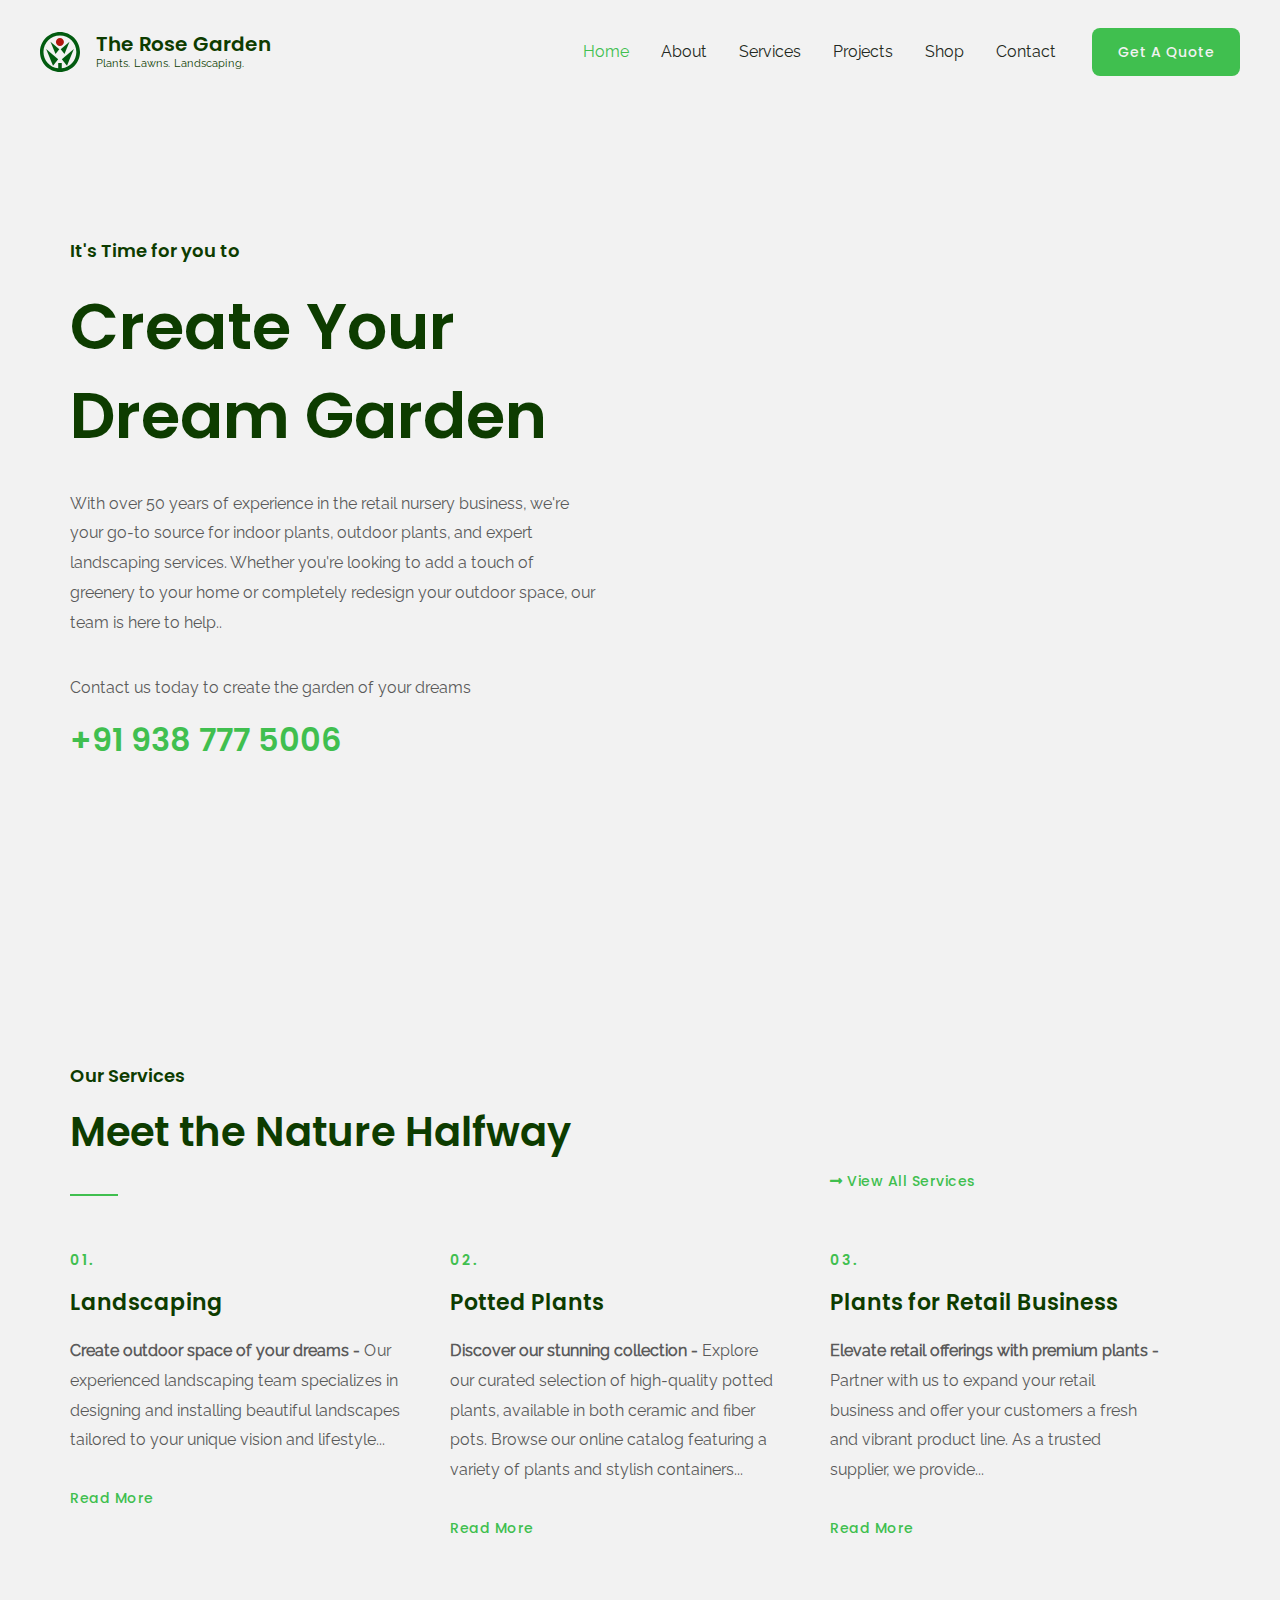
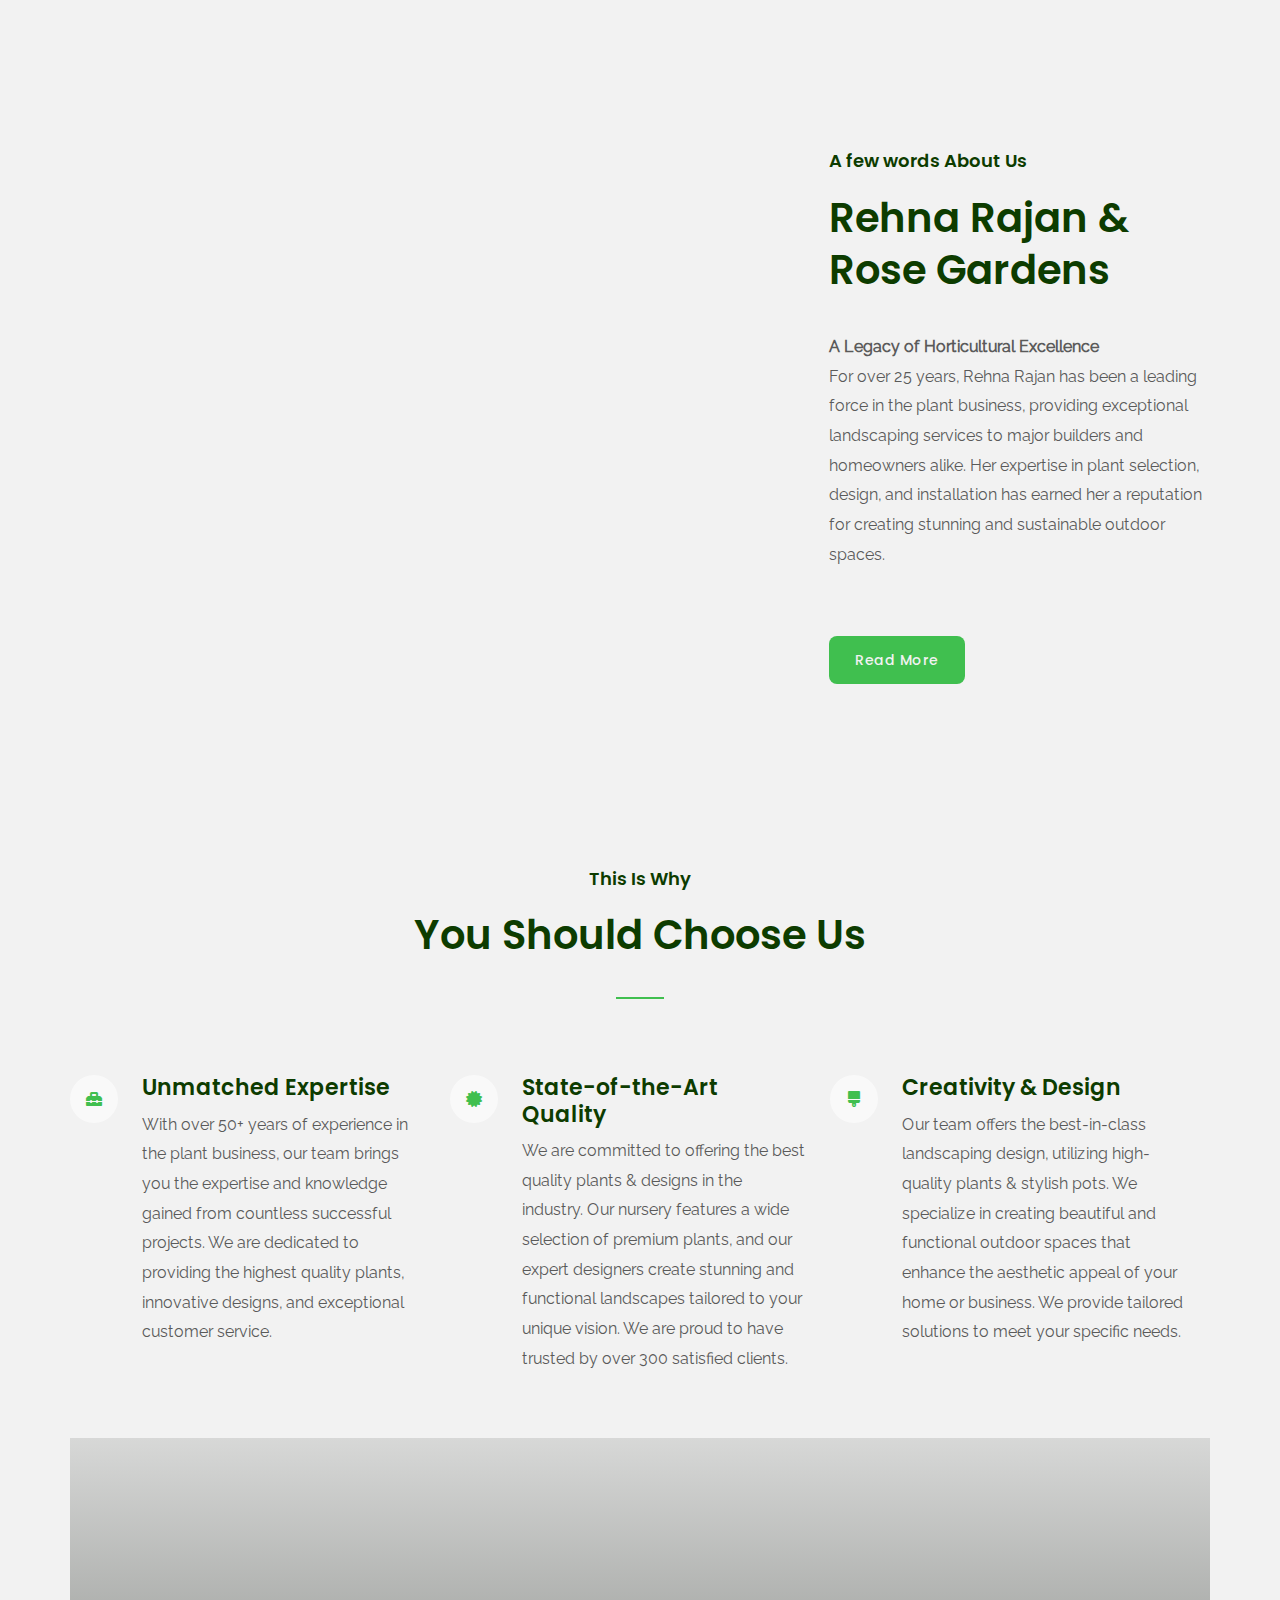
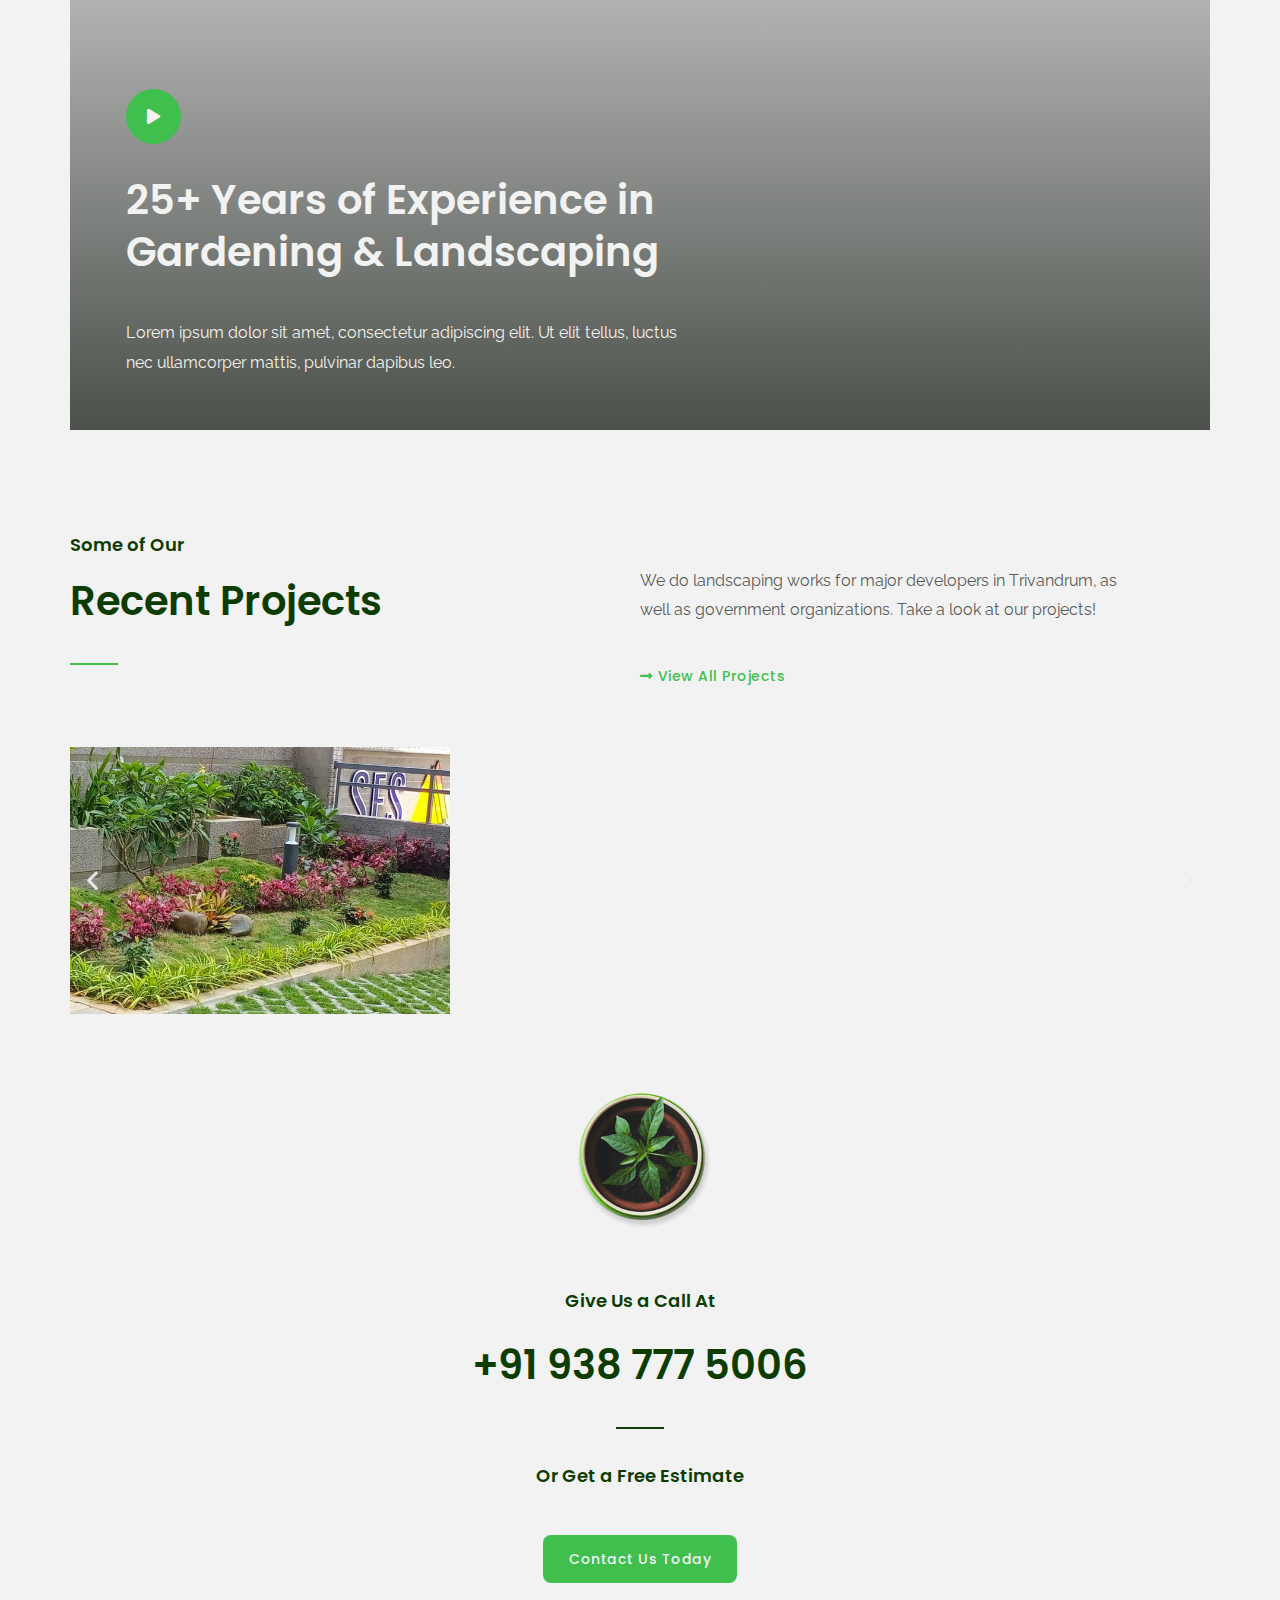
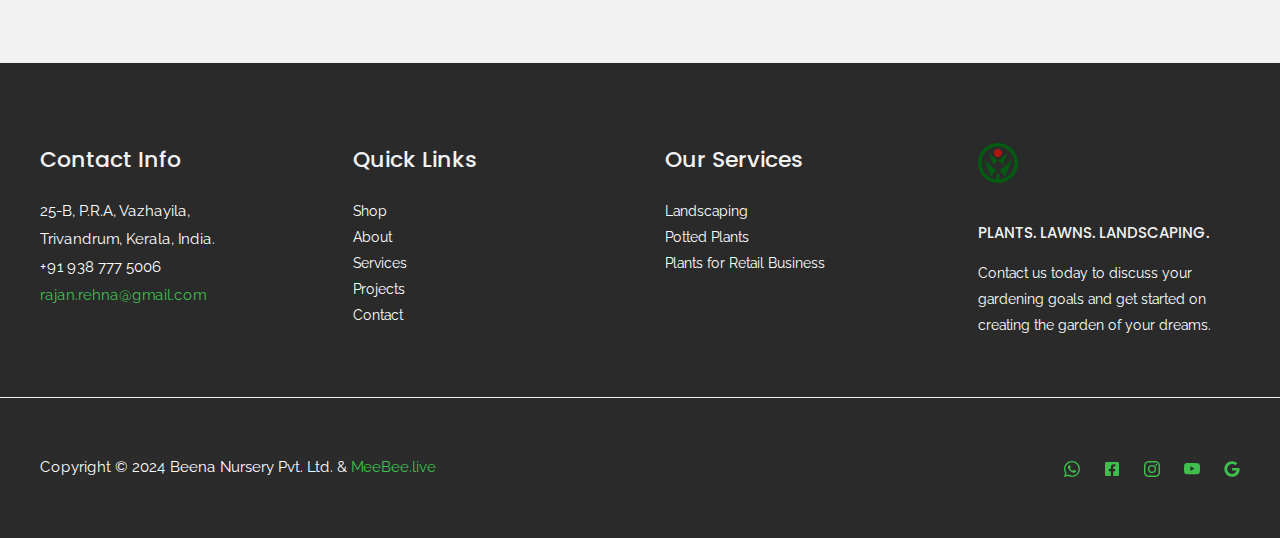
<file: index.html>
<!DOCTYPE html>
<html lang="en-US">
<head>
<meta charset="UTF-8">
<meta name="viewport" content="width=device-width, initial-scale=1">
<link rel="profile" href="https://gmpg.org/xfn/11">
<meta name="robots" content="noindex, nofollow" />

<title>Home - The Rose Garden</title>
<meta property="og:locale" content="en_US" />
<meta property="og:type" content="website" />
<meta property="og:title" content="Home - The Rose Garden" />
<meta property="og:description" content="It&#8217;s Time for You to Have The Garden of Your Dreams Click edit button to change this text. Lorem ipsum dolor sit amet, consectetur adipiscing elit. Ut elit tellus, luctus nec ullamcorper mattis, pulvinar dapibus leo. +91 938 777 5006 Services Meet the Nature Halfway View all Services 01. Design &amp; Planting Click edit button to change [&hellip;]" />
<meta property="og:url" content="https://www.rosegardens.in/" />
<meta property="og:site_name" content="The Rose Garden" />
<meta property="article:modified_time" content="2024-09-06T07:01:17+00:00" />
<meta property="og:image" itemprop="image" content="https://www.rosegardens.in/wp-content/uploads/sites/277/2020/07/garden-maintenance-logo-1.png" />
<meta name="twitter:card" content="summary_large_image" />
<script type="application/ld+json" class="yoast-schema-graph">{"@context":"https://schema.org","@graph":[{"@type":"WebPage","@id":"./","url":"./","name":"Home - The Rose Garden","isPartOf":{"@id":"./#website"},"about":{"@id":"./#organization"},"primaryImageOfPage":{"@id":"./#primaryimage"},"image":{"@id":"./#primaryimage"},"thumbnailUrl":"./wp-content/uploads/sites/277/2020/07/highlight-project.jpg","datePublished":"2018-10-09T09:14:55+00:00","dateModified":"2024-01-18T07:01:17+00:00","breadcrumb":{"@id":"./#breadcrumb"},"inLanguage":"en-US","potentialAction":[{"@type":"ReadAction","target":["./"]}]},{"@type":"ImageObject","inLanguage":"en-US","@id":"./#primaryimage","url":"./wp-content/uploads/sites/277/2020/07/highlight-project.jpg","contentUrl":"./wp-content/uploads/sites/277/2020/07/highlight-project.jpg","width":1920,"height":1299},{"@type":"BreadcrumbList","@id":"./#breadcrumb","itemListElement":[{"@type":"ListItem","position":1,"name":"Home"}]},{"@type":"WebSite","@id":"./#website","url":"./","name":"The Rose Garden","description":"Plants. Lawns. Landscaping.","publisher":{"@id":"./#organization"},"potentialAction":[{"@type":"SearchAction","target":{"@type":"EntryPoint","urlTemplate":"./?s={search_term_string}"},"query-input":"required name=search_term_string"}],"inLanguage":"en-US"},{"@type":"Organization","@id":"./#organization","name":"The Rose Garden","url":"./","logo":{"@type":"ImageObject","inLanguage":"en-US","@id":"./#/schema/logo/image/","url":"./wp-content/uploads/sites/277/2020/07/garden-maintenance-logo-1.svg","contentUrl":"./wp-content/uploads/sites/277/2020/07/garden-maintenance-logo-1.svg","width":100,"height":100,"caption":"The Rose Garden"},"image":{"@id":"./#/schema/logo/image/"}}]}</script>

<link rel="dns-prefetch" href="//fonts.googleapis.com" />
<link rel="alternate" type="application/rss+xml" title="The Rose Garden &raquo; Feed" href="./feed/" />
<link rel="alternate" type="application/rss+xml" title="The Rose Garden &raquo; Comments Feed" href="./comments/feed/" />
<script>
window._wpemojiSettings = {"baseUrl":"https:\/\/s.w.org\/images\/core\/emoji\/15.0.3\/72x72\/","ext":".png","svgUrl":"https:\/\/s.w.org\/images\/core\/emoji\/15.0.3\/svg\/","svgExt":".svg","source":{"concatemoji":"https:\/\/websitedemos.net\/garden-maintenance-02\/wp-includes\/js\/wp-emoji-release.min.js?ver=6.6.1"}};
/*! This file is auto-generated */
!function(i,n){var o,s,e;function c(e){try{var t={supportTests:e,timestamp:(new Date).valueOf()};sessionStorage.setItem(o,JSON.stringify(t))}catch(e){}}function p(e,t,n){e.clearRect(0,0,e.canvas.width,e.canvas.height),e.fillText(t,0,0);var t=new Uint32Array(e.getImageData(0,0,e.canvas.width,e.canvas.height).data),r=(e.clearRect(0,0,e.canvas.width,e.canvas.height),e.fillText(n,0,0),new Uint32Array(e.getImageData(0,0,e.canvas.width,e.canvas.height).data));return t.every(function(e,t){return e===r[t]})}function u(e,t,n){switch(t){case"flag":return n(e,"\ud83c\udff3\ufe0f\u200d\u26a7\ufe0f","\ud83c\udff3\ufe0f\u200b\u26a7\ufe0f")?!1:!n(e,"\ud83c\uddfa\ud83c\uddf3","\ud83c\uddfa\u200b\ud83c\uddf3")&&!n(e,"\ud83c\udff4\udb40\udc67\udb40\udc62\udb40\udc65\udb40\udc6e\udb40\udc67\udb40\udc7f","\ud83c\udff4\u200b\udb40\udc67\u200b\udb40\udc62\u200b\udb40\udc65\u200b\udb40\udc6e\u200b\udb40\udc67\u200b\udb40\udc7f");case"emoji":return!n(e,"\ud83d\udc26\u200d\u2b1b","\ud83d\udc26\u200b\u2b1b")}return!1}function f(e,t,n){var r="undefined"!=typeof WorkerGlobalScope&&self instanceof WorkerGlobalScope?new OffscreenCanvas(300,150):i.createElement("canvas"),a=r.getContext("2d",{willReadFrequently:!0}),o=(a.textBaseline="top",a.font="600 32px Arial",{});return e.forEach(function(e){o[e]=t(a,e,n)}),o}function t(e){var t=i.createElement("script");t.src=e,t.defer=!0,i.head.appendChild(t)}"undefined"!=typeof Promise&&(o="wpEmojiSettingsSupports",s=["flag","emoji"],n.supports={everything:!0,everythingExceptFlag:!0},e=new Promise(function(e){i.addEventListener("DOMContentLoaded",e,{once:!0})}),new Promise(function(t){var n=function(){try{var e=JSON.parse(sessionStorage.getItem(o));if("object"==typeof e&&"number"==typeof e.timestamp&&(new Date).valueOf()<e.timestamp+604800&&"object"==typeof e.supportTests)return e.supportTests}catch(e){}return null}();if(!n){if("undefined"!=typeof Worker&&"undefined"!=typeof OffscreenCanvas&&"undefined"!=typeof URL&&URL.createObjectURL&&"undefined"!=typeof Blob)try{var e="postMessage("+f.toString()+"("+[JSON.stringify(s),u.toString(),p.toString()].join(",")+"));",r=new Blob([e],{type:"text/javascript"}),a=new Worker(URL.createObjectURL(r),{name:"wpTestEmojiSupports"});return void(a.onmessage=function(e){c(n=e.data),a.terminate(),t(n)})}catch(e){}c(n=f(s,u,p))}t(n)}).then(function(e){for(var t in e)n.supports[t]=e[t],n.supports.everything=n.supports.everything&&n.supports[t],"flag"!==t&&(n.supports.everythingExceptFlag=n.supports.everythingExceptFlag&&n.supports[t]);n.supports.everythingExceptFlag=n.supports.everythingExceptFlag&&!n.supports.flag,n.DOMReady=!1,n.readyCallback=function(){n.DOMReady=!0}}).then(function(){return e}).then(function(){var e;n.supports.everything||(n.readyCallback(),(e=n.source||{}).concatemoji?t(e.concatemoji):e.wpemoji&&e.twemoji&&(t(e.twemoji),t(e.wpemoji)))}))}((window,document),window._wpemojiSettings);
</script>
<link rel="stylesheet" id="astra-theme-css-css" href="./wp-content/themes/astra/assets/css/minified/main.min.css?ver=4.7.3" media="all" />
<style id="astra-theme-css-inline-css">
:root{--ast-post-nav-space:0;--ast-container-default-xlg-padding:6.67em;--ast-container-default-lg-padding:5.67em;--ast-container-default-slg-padding:4.34em;--ast-container-default-md-padding:3.34em;--ast-container-default-sm-padding:6.67em;--ast-container-default-xs-padding:2.4em;--ast-container-default-xxs-padding:1.4em;--ast-code-block-background:#EEEEEE;--ast-comment-inputs-background:#FAFAFA;--ast-normal-container-width:1200px;--ast-narrow-container-width:750px;--ast-blog-title-font-weight:normal;--ast-blog-meta-weight:inherit;}html{font-size:100%;}a,.page-title{color:var(--ast-global-color-0);}a:hover,a:focus{color:var(--ast-global-color-1);}body,button,input,select,textarea,.ast-button,.ast-custom-button{font-family:'Raleway',sans-serif;font-weight:400;font-size:16px;font-size:1rem;}blockquote{color:var(--ast-global-color-3);}p,.entry-content p{margin-bottom:1em;}h1,.entry-content h1,h2,.entry-content h2,h3,.entry-content h3,h4,.entry-content h4,h5,.entry-content h5,h6,.entry-content h6,.site-title,.site-title a{font-family:'Poppins',sans-serif;font-weight:600;}.ast-site-identity .site-title a{color:var(--ast-global-color-2);}.ast-site-identity .site-description{color:var(--ast-global-color-3);}.site-title{font-size:20px;font-size:1.25rem;display:block;}header .custom-logo-link img{max-width:40px;}.astra-logo-svg{width:40px;}.site-header .site-description{font-size:11px;font-size:0.6875rem;display:block;}.entry-title{font-size:30px;font-size:1.875rem;}.archive .ast-article-post .ast-article-inner,.blog .ast-article-post .ast-article-inner,.archive .ast-article-post .ast-article-inner:hover,.blog .ast-article-post .ast-article-inner:hover{overflow:hidden;}h1,.entry-content h1{font-size:64px;font-size:4rem;font-family:'Poppins',sans-serif;line-height:1.4em;}h2,.entry-content h2{font-size:40px;font-size:2.5rem;font-family:'Poppins',sans-serif;line-height:1.3em;}h3,.entry-content h3{font-size:32px;font-size:2rem;font-family:'Poppins',sans-serif;line-height:1.3em;}h4,.entry-content h4{font-size:22px;font-size:1.375rem;line-height:1.2em;font-family:'Poppins',sans-serif;}h5,.entry-content h5{font-size:18px;font-size:1.125rem;line-height:1.2em;font-family:'Poppins',sans-serif;}h6,.entry-content h6{font-size:14px;font-size:0.875rem;line-height:1.25em;font-family:'Poppins',sans-serif;}::selection{background-color:var(--ast-global-color-0);color:#000000;}body,h1,.entry-title a,.entry-content h1,h2,.entry-content h2,h3,.entry-content h3,h4,.entry-content h4,h5,.entry-content h5,h6,.entry-content h6{color:var(--ast-global-color-3);}.tagcloud a:hover,.tagcloud a:focus,.tagcloud a.current-item{color:#000000;border-color:var(--ast-global-color-0);background-color:var(--ast-global-color-0);}input:focus,input[type="text"]:focus,input[type="email"]:focus,input[type="url"]:focus,input[type="password"]:focus,input[type="reset"]:focus,input[type="search"]:focus,textarea:focus{border-color:var(--ast-global-color-0);}input[type="radio"]:checked,input[type=reset],input[type="checkbox"]:checked,input[type="checkbox"]:hover:checked,input[type="checkbox"]:focus:checked,input[type=range]::-webkit-slider-thumb{border-color:var(--ast-global-color-0);background-color:var(--ast-global-color-0);box-shadow:none;}.site-footer a:hover + .post-count,.site-footer a:focus + .post-count{background:var(--ast-global-color-0);border-color:var(--ast-global-color-0);}.single .nav-links .nav-previous,.single .nav-links .nav-next{color:var(--ast-global-color-0);}.entry-meta,.entry-meta *{line-height:1.45;color:var(--ast-global-color-0);}.entry-meta a:not(.ast-button):hover,.entry-meta a:not(.ast-button):hover *,.entry-meta a:not(.ast-button):focus,.entry-meta a:not(.ast-button):focus *,.page-links > .page-link,.page-links .page-link:hover,.post-navigation a:hover{color:var(--ast-global-color-1);}#cat option,.secondary .calendar_wrap thead a,.secondary .calendar_wrap thead a:visited{color:var(--ast-global-color-0);}.secondary .calendar_wrap #today,.ast-progress-val span{background:var(--ast-global-color-0);}.secondary a:hover + .post-count,.secondary a:focus + .post-count{background:var(--ast-global-color-0);border-color:var(--ast-global-color-0);}.calendar_wrap #today > a{color:#000000;}.page-links .page-link,.single .post-navigation a{color:var(--ast-global-color-0);}.ast-header-break-point .main-header-bar .ast-button-wrap .menu-toggle{border-radius:100px;}.ast-search-menu-icon .search-form button.search-submit{padding:0 4px;}.ast-search-menu-icon form.search-form{padding-right:0;}.ast-search-menu-icon.slide-search input.search-field{width:0;}.ast-header-search .ast-search-menu-icon.ast-dropdown-active .search-form,.ast-header-search .ast-search-menu-icon.ast-dropdown-active .search-field:focus{transition:all 0.2s;}.search-form input.search-field:focus{outline:none;}.wp-block-latest-posts > li > a{color:var(--ast-global-color-2);}.widget-title,.widget .wp-block-heading{font-size:22px;font-size:1.375rem;color:var(--ast-global-color-3);}.ast-search-menu-icon.slide-search a:focus-visible:focus-visible,.astra-search-icon:focus-visible,#close:focus-visible,a:focus-visible,.ast-menu-toggle:focus-visible,.site .skip-link:focus-visible,.wp-block-loginout input:focus-visible,.wp-block-search.wp-block-search__button-inside .wp-block-search__inside-wrapper,.ast-header-navigation-arrow:focus-visible,.woocommerce .wc-proceed-to-checkout > .checkout-button:focus-visible,.woocommerce .woocommerce-MyAccount-navigation ul li a:focus-visible,.ast-orders-table__row .ast-orders-table__cell:focus-visible,.woocommerce .woocommerce-order-details .order-again > .button:focus-visible,.woocommerce .woocommerce-message a.button.wc-forward:focus-visible,.woocommerce #minus_qty:focus-visible,.woocommerce #plus_qty:focus-visible,a#ast-apply-coupon:focus-visible,.woocommerce .woocommerce-info a:focus-visible,.woocommerce .astra-shop-summary-wrap a:focus-visible,.woocommerce a.wc-forward:focus-visible,#ast-apply-coupon:focus-visible,.woocommerce-js .woocommerce-mini-cart-item a.remove:focus-visible,#close:focus-visible,.button.search-submit:focus-visible,#search_submit:focus,.normal-search:focus-visible,.ast-header-account-wrap:focus-visible{outline-style:dotted;outline-color:inherit;outline-width:thin;}input:focus,input[type="text"]:focus,input[type="email"]:focus,input[type="url"]:focus,input[type="password"]:focus,input[type="reset"]:focus,input[type="search"]:focus,input[type="number"]:focus,textarea:focus,.wp-block-search__input:focus,[data-section="section-header-mobile-trigger"] .ast-button-wrap .ast-mobile-menu-trigger-minimal:focus,.ast-mobile-popup-drawer.active .menu-toggle-close:focus,.woocommerce-ordering select.orderby:focus,#ast-scroll-top:focus,#coupon_code:focus,.woocommerce-page #comment:focus,.woocommerce #reviews #respond input#submit:focus,.woocommerce a.add_to_cart_button:focus,.woocommerce .button.single_add_to_cart_button:focus,.woocommerce .woocommerce-cart-form button:focus,.woocommerce .woocommerce-cart-form__cart-item .quantity .qty:focus,.woocommerce .woocommerce-billing-fields .woocommerce-billing-fields__field-wrapper .woocommerce-input-wrapper > .input-text:focus,.woocommerce #order_comments:focus,.woocommerce #place_order:focus,.woocommerce .woocommerce-address-fields .woocommerce-address-fields__field-wrapper .woocommerce-input-wrapper > .input-text:focus,.woocommerce .woocommerce-MyAccount-content form button:focus,.woocommerce .woocommerce-MyAccount-content .woocommerce-EditAccountForm .woocommerce-form-row .woocommerce-Input.input-text:focus,.woocommerce .ast-woocommerce-container .woocommerce-pagination ul.page-numbers li a:focus,body #content .woocommerce form .form-row .select2-container--default .select2-selection--single:focus,#ast-coupon-code:focus,.woocommerce.woocommerce-js .quantity input[type=number]:focus,.woocommerce-js .woocommerce-mini-cart-item .quantity input[type=number]:focus,.woocommerce p#ast-coupon-trigger:focus{border-style:dotted;border-color:inherit;border-width:thin;}input{outline:none;}.ast-logo-title-inline .site-logo-img{padding-right:1em;}.site-logo-img img{ transition:all 0.2s linear;}body .ast-oembed-container *{position:absolute;top:0;width:100%;height:100%;left:0;}body .wp-block-embed-pocket-casts .ast-oembed-container *{position:unset;}.ast-single-post-featured-section + article {margin-top: 2em;}.site-content .ast-single-post-featured-section img {width: 100%;overflow: hidden;object-fit: cover;}.site > .ast-single-related-posts-container {margin-top: 0;}@media (min-width: 922px) {.ast-desktop .ast-container--narrow {max-width: var(--ast-narrow-container-width);margin: 0 auto;}}.ast-page-builder-template .hentry {margin: 0;}.ast-page-builder-template .site-content > .ast-container {max-width: 100%;padding: 0;}.ast-page-builder-template .site .site-content #primary {padding: 0;margin: 0;}.ast-page-builder-template .no-results {text-align: center;margin: 4em auto;}.ast-page-builder-template .ast-pagination {padding: 2em;}.ast-page-builder-template .entry-header.ast-no-title.ast-no-thumbnail {margin-top: 0;}.ast-page-builder-template .entry-header.ast-header-without-markup {margin-top: 0;margin-bottom: 0;}.ast-page-builder-template .entry-header.ast-no-title.ast-no-meta {margin-bottom: 0;}.ast-page-builder-template.single .post-navigation {padding-bottom: 2em;}.ast-page-builder-template.single-post .site-content > .ast-container {max-width: 100%;}.ast-page-builder-template .entry-header {margin-top: 4em;margin-left: auto;margin-right: auto;padding-left: 20px;padding-right: 20px;}.single.ast-page-builder-template .entry-header {padding-left: 20px;padding-right: 20px;}.ast-page-builder-template .ast-archive-description {margin: 4em auto 0;padding-left: 20px;padding-right: 20px;}.ast-page-builder-template.ast-no-sidebar .entry-content .alignwide {margin-left: 0;margin-right: 0;}@media (max-width:921.9px){#ast-desktop-header{display:none;}}@media (min-width:922px){#ast-mobile-header{display:none;}}.wp-block-buttons.aligncenter{justify-content:center;}.wp-block-buttons .wp-block-button.is-style-outline .wp-block-button__link.wp-element-button,.ast-outline-button,.wp-block-uagb-buttons-child .uagb-buttons-repeater.ast-outline-button{border-color:var(--ast-global-color-0);border-top-width:2px;border-right-width:2px;border-bottom-width:2px;border-left-width:2px;font-family:'Poppins',sans-serif;font-weight:500;font-size:14px;font-size:0.875rem;line-height:1em;border-top-left-radius:8px;border-top-right-radius:8px;border-bottom-right-radius:8px;border-bottom-left-radius:8px;}.wp-block-button.is-style-outline .wp-block-button__link:hover,.wp-block-buttons .wp-block-button.is-style-outline .wp-block-button__link:focus,.wp-block-buttons .wp-block-button.is-style-outline > .wp-block-button__link:not(.has-text-color):hover,.wp-block-buttons .wp-block-button.wp-block-button__link.is-style-outline:not(.has-text-color):hover,.ast-outline-button:hover,.ast-outline-button:focus,.wp-block-uagb-buttons-child .uagb-buttons-repeater.ast-outline-button:hover,.wp-block-uagb-buttons-child .uagb-buttons-repeater.ast-outline-button:focus{background-color:var(--ast-global-color-5);}.wp-block-button .wp-block-button__link.wp-element-button.is-style-outline:not(.has-background),.wp-block-button.is-style-outline>.wp-block-button__link.wp-element-button:not(.has-background),.ast-outline-button{background-color:var(--ast-global-color-0);}.entry-content[ast-blocks-layout] > figure{margin-bottom:1em;}@media (max-width:921px){.ast-separate-container #primary,.ast-separate-container #secondary{padding:1.5em 0;}#primary,#secondary{padding:1.5em 0;margin:0;}.ast-left-sidebar #content > .ast-container{display:flex;flex-direction:column-reverse;width:100%;}.ast-separate-container .ast-article-post,.ast-separate-container .ast-article-single{padding:1.5em 2.14em;}.ast-author-box img.avatar{margin:20px 0 0 0;}}@media (min-width:922px){.ast-separate-container.ast-right-sidebar #primary,.ast-separate-container.ast-left-sidebar #primary{border:0;}.search-no-results.ast-separate-container #primary{margin-bottom:4em;}}.elementor-button-wrapper .elementor-button{border-style:solid;text-decoration:none;border-top-width:0;border-right-width:0;border-left-width:0;border-bottom-width:0;}body .elementor-button.elementor-size-sm,body .elementor-button.elementor-size-xs,body .elementor-button.elementor-size-md,body .elementor-button.elementor-size-lg,body .elementor-button.elementor-size-xl,body .elementor-button{border-top-left-radius:8px;border-top-right-radius:8px;border-bottom-right-radius:8px;border-bottom-left-radius:8px;padding-top:17px;padding-right:26px;padding-bottom:17px;padding-left:26px;}.elementor-button-wrapper .elementor-button{border-color:var(--ast-global-color-0);background-color:var(--ast-global-color-0);}.elementor-button-wrapper .elementor-button:hover,.elementor-button-wrapper .elementor-button:focus{color:var(--ast-global-color-4);background-color:var(--ast-global-color-5);border-color:var(--ast-global-color-5);}.wp-block-button .wp-block-button__link ,.elementor-button-wrapper .elementor-button,.elementor-button-wrapper .elementor-button:visited{color:var(--ast-global-color-4);}.elementor-button-wrapper .elementor-button{font-family:'Poppins',sans-serif;font-weight:500;font-size:14px;font-size:0.875rem;line-height:1em;text-transform:capitalize;letter-spacing:0.5px;}body .elementor-button.elementor-size-sm,body .elementor-button.elementor-size-xs,body .elementor-button.elementor-size-md,body .elementor-button.elementor-size-lg,body .elementor-button.elementor-size-xl,body .elementor-button{font-size:14px;font-size:0.875rem;}.wp-block-button .wp-block-button__link:hover,.wp-block-button .wp-block-button__link:focus{color:var(--ast-global-color-4);background-color:var(--ast-global-color-5);border-color:var(--ast-global-color-5);}.elementor-widget-heading h1.elementor-heading-title{line-height:1.4em;}.elementor-widget-heading h2.elementor-heading-title{line-height:1.3em;}.elementor-widget-heading h3.elementor-heading-title{line-height:1.3em;}.elementor-widget-heading h4.elementor-heading-title{line-height:1.2em;}.elementor-widget-heading h5.elementor-heading-title{line-height:1.2em;}.elementor-widget-heading h6.elementor-heading-title{line-height:1.25em;}.wp-block-button .wp-block-button__link,.wp-block-search .wp-block-search__button,body .wp-block-file .wp-block-file__button{border-color:var(--ast-global-color-0);background-color:var(--ast-global-color-0);color:var(--ast-global-color-4);font-family:'Poppins',sans-serif;font-weight:500;line-height:1em;text-transform:capitalize;letter-spacing:0.5px;font-size:14px;font-size:0.875rem;border-top-left-radius:8px;border-top-right-radius:8px;border-bottom-right-radius:8px;border-bottom-left-radius:8px;padding-top:17px;padding-right:26px;padding-bottom:17px;padding-left:26px;}.menu-toggle,button,.ast-button,.ast-custom-button,.button,input#submit,input[type="button"],input[type="submit"],input[type="reset"],form[CLASS*="wp-block-search__"].wp-block-search .wp-block-search__inside-wrapper .wp-block-search__button,body .wp-block-file .wp-block-file__button,.woocommerce-js a.button,.woocommerce button.button,.woocommerce .woocommerce-message a.button,.woocommerce #respond input#submit.alt,.woocommerce input.button.alt,.woocommerce input.button,.woocommerce input.button:disabled,.woocommerce input.button:disabled[disabled],.woocommerce input.button:disabled:hover,.woocommerce input.button:disabled[disabled]:hover,.woocommerce #respond input#submit,.woocommerce button.button.alt.disabled,.wc-block-grid__products .wc-block-grid__product .wp-block-button__link,.wc-block-grid__product-onsale,[CLASS*="wc-block"] button,.woocommerce-js .astra-cart-drawer .astra-cart-drawer-content .woocommerce-mini-cart__buttons .button:not(.checkout):not(.ast-continue-shopping),.woocommerce-js .astra-cart-drawer .astra-cart-drawer-content .woocommerce-mini-cart__buttons a.checkout,.woocommerce button.button.alt.disabled.wc-variation-selection-needed,[CLASS*="wc-block"] .wc-block-components-button{border-style:solid;border-top-width:0;border-right-width:0;border-left-width:0;border-bottom-width:0;color:var(--ast-global-color-4);border-color:var(--ast-global-color-0);background-color:var(--ast-global-color-0);padding-top:17px;padding-right:26px;padding-bottom:17px;padding-left:26px;font-family:'Poppins',sans-serif;font-weight:500;font-size:14px;font-size:0.875rem;line-height:1em;text-transform:capitalize;letter-spacing:0.5px;border-top-left-radius:8px;border-top-right-radius:8px;border-bottom-right-radius:8px;border-bottom-left-radius:8px;}button:focus,.menu-toggle:hover,button:hover,.ast-button:hover,.ast-custom-button:hover .button:hover,.ast-custom-button:hover ,input[type=reset]:hover,input[type=reset]:focus,input#submit:hover,input#submit:focus,input[type="button"]:hover,input[type="button"]:focus,input[type="submit"]:hover,input[type="submit"]:focus,form[CLASS*="wp-block-search__"].wp-block-search .wp-block-search__inside-wrapper .wp-block-search__button:hover,form[CLASS*="wp-block-search__"].wp-block-search .wp-block-search__inside-wrapper .wp-block-search__button:focus,body .wp-block-file .wp-block-file__button:hover,body .wp-block-file .wp-block-file__button:focus,.woocommerce-js a.button:hover,.woocommerce button.button:hover,.woocommerce .woocommerce-message a.button:hover,.woocommerce #respond input#submit:hover,.woocommerce #respond input#submit.alt:hover,.woocommerce input.button.alt:hover,.woocommerce input.button:hover,.woocommerce button.button.alt.disabled:hover,.wc-block-grid__products .wc-block-grid__product .wp-block-button__link:hover,[CLASS*="wc-block"] button:hover,.woocommerce-js .astra-cart-drawer .astra-cart-drawer-content .woocommerce-mini-cart__buttons .button:not(.checkout):not(.ast-continue-shopping):hover,.woocommerce-js .astra-cart-drawer .astra-cart-drawer-content .woocommerce-mini-cart__buttons a.checkout:hover,.woocommerce button.button.alt.disabled.wc-variation-selection-needed:hover,[CLASS*="wc-block"] .wc-block-components-button:hover,[CLASS*="wc-block"] .wc-block-components-button:focus{color:var(--ast-global-color-4);background-color:var(--ast-global-color-5);border-color:var(--ast-global-color-5);}@media (max-width:921px){.ast-mobile-header-stack .main-header-bar .ast-search-menu-icon{display:inline-block;}.ast-header-break-point.ast-header-custom-item-outside .ast-mobile-header-stack .main-header-bar .ast-search-icon{margin:0;}.ast-comment-avatar-wrap img{max-width:2.5em;}.ast-comment-meta{padding:0 1.8888em 1.3333em;}.ast-separate-container .ast-comment-list li.depth-1{padding:1.5em 2.14em;}.ast-separate-container .comment-respond{padding:2em 2.14em;}}@media (min-width:544px){.ast-container{max-width:100%;}}@media (max-width:544px){.ast-separate-container .ast-article-post,.ast-separate-container .ast-article-single,.ast-separate-container .comments-title,.ast-separate-container .ast-archive-description{padding:1.5em 1em;}.ast-separate-container #content .ast-container{padding-left:0.54em;padding-right:0.54em;}.ast-separate-container .ast-comment-list .bypostauthor{padding:.5em;}.ast-search-menu-icon.ast-dropdown-active .search-field{width:170px;}} #ast-mobile-header .ast-site-header-cart-li a{pointer-events:none;} #ast-desktop-header .ast-site-header-cart-li a{pointer-events:none;}body,.ast-separate-container{background-color:var(--ast-global-color-4);background-image:none;}@media (max-width:921px){.site-title{font-size:18px;font-size:1.125rem;display:block;}.site-header .site-description{font-size:12px;font-size:0.75rem;display:block;}h1,.entry-content h1{font-size:48px;}h2,.entry-content h2{font-size:32px;}h3,.entry-content h3{font-size:24px;}h4,.entry-content h4{font-size:20px;font-size:1.25rem;}h5,.entry-content h5{font-size:16px;font-size:1rem;}h6,.entry-content h6{font-size:13px;font-size:0.8125rem;}.astra-logo-svg{width:40px;}header .custom-logo-link img,.ast-header-break-point .site-logo-img .custom-mobile-logo-link img{max-width:40px;}}@media (max-width:544px){.site-title{font-size:16px;font-size:1rem;display:block;}.site-header .site-description{font-size:11px;font-size:0.6875rem;display:block;}h1,.entry-content h1{font-size:40px;}h2,.entry-content h2{font-size:28px;}h3,.entry-content h3{font-size:24px;}h4,.entry-content h4{font-size:20px;font-size:1.25rem;}h5,.entry-content h5{font-size:16px;font-size:1rem;}h6,.entry-content h6{font-size:13px;font-size:0.8125rem;}header .custom-logo-link img,.ast-header-break-point .site-branding img,.ast-header-break-point .custom-logo-link img{max-width:32px;}.astra-logo-svg{width:32px;}.ast-header-break-point .site-logo-img .custom-mobile-logo-link img{max-width:32px;}}@media (max-width:921px){html{font-size:91.2%;}}@media (max-width:544px){html{font-size:91.2%;}}@media (min-width:922px){.ast-container{max-width:1240px;}}@media (min-width:922px){.site-content .ast-container{display:flex;}}@media (max-width:921px){.site-content .ast-container{flex-direction:column;}}@media (min-width:922px){.main-header-menu .sub-menu .menu-item.ast-left-align-sub-menu:hover > .sub-menu,.main-header-menu .sub-menu .menu-item.ast-left-align-sub-menu.focus > .sub-menu{margin-left:-0px;}}.ast-theme-transparent-header [data-section="section-header-mobile-trigger"] .ast-button-wrap .ast-mobile-menu-trigger-outline{background:transparent;}.site .comments-area{padding-bottom:3em;}.wp-block-file {display: flex;align-items: center;flex-wrap: wrap;justify-content: space-between;}.wp-block-pullquote {border: none;}.wp-block-pullquote blockquote::before {content: "\201D";font-family: "Helvetica",sans-serif;display: flex;transform: rotate( 180deg );font-size: 6rem;font-style: normal;line-height: 1;font-weight: bold;align-items: center;justify-content: center;}.has-text-align-right > blockquote::before {justify-content: flex-start;}.has-text-align-left > blockquote::before {justify-content: flex-end;}figure.wp-block-pullquote.is-style-solid-color blockquote {max-width: 100%;text-align: inherit;}html body {--wp--custom--ast-default-block-top-padding: 3em;--wp--custom--ast-default-block-right-padding: 3em;--wp--custom--ast-default-block-bottom-padding: 3em;--wp--custom--ast-default-block-left-padding: 3em;--wp--custom--ast-container-width: 1200px;--wp--custom--ast-content-width-size: 1200px;--wp--custom--ast-wide-width-size: calc(1200px + var(--wp--custom--ast-default-block-left-padding) + var(--wp--custom--ast-default-block-right-padding));}.ast-narrow-container {--wp--custom--ast-content-width-size: 750px;--wp--custom--ast-wide-width-size: 750px;}@media(max-width: 921px) {html body {--wp--custom--ast-default-block-top-padding: 3em;--wp--custom--ast-default-block-right-padding: 2em;--wp--custom--ast-default-block-bottom-padding: 3em;--wp--custom--ast-default-block-left-padding: 2em;}}@media(max-width: 544px) {html body {--wp--custom--ast-default-block-top-padding: 3em;--wp--custom--ast-default-block-right-padding: 1.5em;--wp--custom--ast-default-block-bottom-padding: 3em;--wp--custom--ast-default-block-left-padding: 1.5em;}}.entry-content > .wp-block-group,.entry-content > .wp-block-cover,.entry-content > .wp-block-columns {padding-top: var(--wp--custom--ast-default-block-top-padding);padding-right: var(--wp--custom--ast-default-block-right-padding);padding-bottom: var(--wp--custom--ast-default-block-bottom-padding);padding-left: var(--wp--custom--ast-default-block-left-padding);}.ast-plain-container.ast-no-sidebar .entry-content > .alignfull,.ast-page-builder-template .ast-no-sidebar .entry-content > .alignfull {margin-left: calc( -50vw + 50%);margin-right: calc( -50vw + 50%);max-width: 100vw;width: 100vw;}.ast-plain-container.ast-no-sidebar .entry-content .alignfull .alignfull,.ast-page-builder-template.ast-no-sidebar .entry-content .alignfull .alignfull,.ast-plain-container.ast-no-sidebar .entry-content .alignfull .alignwide,.ast-page-builder-template.ast-no-sidebar .entry-content .alignfull .alignwide,.ast-plain-container.ast-no-sidebar .entry-content .alignwide .alignfull,.ast-page-builder-template.ast-no-sidebar .entry-content .alignwide .alignfull,.ast-plain-container.ast-no-sidebar .entry-content .alignwide .alignwide,.ast-page-builder-template.ast-no-sidebar .entry-content .alignwide .alignwide,.ast-plain-container.ast-no-sidebar .entry-content .wp-block-column .alignfull,.ast-page-builder-template.ast-no-sidebar .entry-content .wp-block-column .alignfull,.ast-plain-container.ast-no-sidebar .entry-content .wp-block-column .alignwide,.ast-page-builder-template.ast-no-sidebar .entry-content .wp-block-column .alignwide {margin-left: auto;margin-right: auto;width: 100%;}[ast-blocks-layout] .wp-block-separator:not(.is-style-dots) {height: 0;}[ast-blocks-layout] .wp-block-separator {margin: 20px auto;}[ast-blocks-layout] .wp-block-separator:not(.is-style-wide):not(.is-style-dots) {max-width: 100px;}[ast-blocks-layout] .wp-block-separator.has-background {padding: 0;}.entry-content[ast-blocks-layout] > * {max-width: var(--wp--custom--ast-content-width-size);margin-left: auto;margin-right: auto;}.entry-content[ast-blocks-layout] > .alignwide {max-width: var(--wp--custom--ast-wide-width-size);}.entry-content[ast-blocks-layout] .alignfull {max-width: none;}.entry-content .wp-block-columns {margin-bottom: 0;}blockquote {margin: 1.5em;border-color: rgba(0,0,0,0.05);}.wp-block-quote:not(.has-text-align-right):not(.has-text-align-center) {border-left: 5px solid rgba(0,0,0,0.05);}.has-text-align-right > blockquote,blockquote.has-text-align-right {border-right: 5px solid rgba(0,0,0,0.05);}.has-text-align-left > blockquote,blockquote.has-text-align-left {border-left: 5px solid rgba(0,0,0,0.05);}.wp-block-site-tagline,.wp-block-latest-posts .read-more {margin-top: 15px;}.wp-block-loginout p label {display: block;}.wp-block-loginout p:not(.login-remember):not(.login-submit) input {width: 100%;}.wp-block-loginout input:focus {border-color: transparent;}.wp-block-loginout input:focus {outline: thin dotted;}.entry-content .wp-block-media-text .wp-block-media-text__content {padding: 0 0 0 8%;}.entry-content .wp-block-media-text.has-media-on-the-right .wp-block-media-text__content {padding: 0 8% 0 0;}.entry-content .wp-block-media-text.has-background .wp-block-media-text__content {padding: 8%;}.entry-content .wp-block-cover:not([class*="background-color"]) .wp-block-cover__inner-container,.entry-content .wp-block-cover:not([class*="background-color"]) .wp-block-cover-image-text,.entry-content .wp-block-cover:not([class*="background-color"]) .wp-block-cover-text,.entry-content .wp-block-cover-image:not([class*="background-color"]) .wp-block-cover__inner-container,.entry-content .wp-block-cover-image:not([class*="background-color"]) .wp-block-cover-image-text,.entry-content .wp-block-cover-image:not([class*="background-color"]) .wp-block-cover-text {color: var(--ast-global-color-5);}.wp-block-loginout .login-remember input {width: 1.1rem;height: 1.1rem;margin: 0 5px 4px 0;vertical-align: middle;}.wp-block-latest-posts > li > *:first-child,.wp-block-latest-posts:not(.is-grid) > li:first-child {margin-top: 0;}.entry-content .wp-block-buttons,.entry-content .wp-block-uagb-buttons {margin-bottom: 1.5em;}.wp-block-search__inside-wrapper .wp-block-search__input {padding: 0 10px;color: var(--ast-global-color-3);background: var(--ast-global-color-5);border-color: var(--ast-border-color);}.wp-block-latest-posts .read-more {margin-bottom: 1.5em;}.wp-block-search__no-button .wp-block-search__inside-wrapper .wp-block-search__input {padding-top: 5px;padding-bottom: 5px;}.wp-block-latest-posts .wp-block-latest-posts__post-date,.wp-block-latest-posts .wp-block-latest-posts__post-author {font-size: 1rem;}.wp-block-latest-posts > li > *,.wp-block-latest-posts:not(.is-grid) > li {margin-top: 12px;margin-bottom: 12px;}.ast-page-builder-template .entry-content[ast-blocks-layout] > *,.ast-page-builder-template .entry-content[ast-blocks-layout] > .alignfull > * {max-width: none;}.ast-page-builder-template .entry-content[ast-blocks-layout] > .alignwide > * {max-width: var(--wp--custom--ast-wide-width-size);}.ast-page-builder-template .entry-content[ast-blocks-layout] > .inherit-container-width > *,.ast-page-builder-template .entry-content[ast-blocks-layout] > * > *,.entry-content[ast-blocks-layout] > .wp-block-cover .wp-block-cover__inner-container {max-width: var(--wp--custom--ast-content-width-size);margin-left: auto;margin-right: auto;}.entry-content[ast-blocks-layout] .wp-block-cover:not(.alignleft):not(.alignright) {width: auto;}@media(max-width: 1200px) {.ast-separate-container .entry-content > .alignfull,.ast-separate-container .entry-content[ast-blocks-layout] > .alignwide,.ast-plain-container .entry-content[ast-blocks-layout] > .alignwide,.ast-plain-container .entry-content .alignfull {margin-left: calc(-1 * min(var(--ast-container-default-xlg-padding),20px)) ;margin-right: calc(-1 * min(var(--ast-container-default-xlg-padding),20px));}}@media(min-width: 1201px) {.ast-separate-container .entry-content > .alignfull {margin-left: calc(-1 * var(--ast-container-default-xlg-padding) );margin-right: calc(-1 * var(--ast-container-default-xlg-padding) );}.ast-separate-container .entry-content[ast-blocks-layout] > .alignwide,.ast-plain-container .entry-content[ast-blocks-layout] > .alignwide {margin-left: calc(-1 * var(--wp--custom--ast-default-block-left-padding) );margin-right: calc(-1 * var(--wp--custom--ast-default-block-right-padding) );}}@media(min-width: 921px) {.ast-separate-container .entry-content .wp-block-group.alignwide:not(.inherit-container-width) > :where(:not(.alignleft):not(.alignright)),.ast-plain-container .entry-content .wp-block-group.alignwide:not(.inherit-container-width) > :where(:not(.alignleft):not(.alignright)) {max-width: calc( var(--wp--custom--ast-content-width-size) + 80px );}.ast-plain-container.ast-right-sidebar .entry-content[ast-blocks-layout] .alignfull,.ast-plain-container.ast-left-sidebar .entry-content[ast-blocks-layout] .alignfull {margin-left: -60px;margin-right: -60px;}}@media(min-width: 544px) {.entry-content > .alignleft {margin-right: 20px;}.entry-content > .alignright {margin-left: 20px;}}@media (max-width:544px){.wp-block-columns .wp-block-column:not(:last-child){margin-bottom:20px;}.wp-block-latest-posts{margin:0;}}@media( max-width: 600px ) {.entry-content .wp-block-media-text .wp-block-media-text__content,.entry-content .wp-block-media-text.has-media-on-the-right .wp-block-media-text__content {padding: 8% 0 0;}.entry-content .wp-block-media-text.has-background .wp-block-media-text__content {padding: 8%;}}.ast-page-builder-template .entry-header {padding-left: 0;}.ast-narrow-container .site-content .wp-block-uagb-image--align-full .wp-block-uagb-image__figure {max-width: 100%;margin-left: auto;margin-right: auto;}:root .has-ast-global-color-0-color{color:var(--ast-global-color-0);}:root .has-ast-global-color-0-background-color{background-color:var(--ast-global-color-0);}:root .wp-block-button .has-ast-global-color-0-color{color:var(--ast-global-color-0);}:root .wp-block-button .has-ast-global-color-0-background-color{background-color:var(--ast-global-color-0);}:root .has-ast-global-color-1-color{color:var(--ast-global-color-1);}:root .has-ast-global-color-1-background-color{background-color:var(--ast-global-color-1);}:root .wp-block-button .has-ast-global-color-1-color{color:var(--ast-global-color-1);}:root .wp-block-button .has-ast-global-color-1-background-color{background-color:var(--ast-global-color-1);}:root .has-ast-global-color-2-color{color:var(--ast-global-color-2);}:root .has-ast-global-color-2-background-color{background-color:var(--ast-global-color-2);}:root .wp-block-button .has-ast-global-color-2-color{color:var(--ast-global-color-2);}:root .wp-block-button .has-ast-global-color-2-background-color{background-color:var(--ast-global-color-2);}:root .has-ast-global-color-3-color{color:var(--ast-global-color-3);}:root .has-ast-global-color-3-background-color{background-color:var(--ast-global-color-3);}:root .wp-block-button .has-ast-global-color-3-color{color:var(--ast-global-color-3);}:root .wp-block-button .has-ast-global-color-3-background-color{background-color:var(--ast-global-color-3);}:root .has-ast-global-color-4-color{color:var(--ast-global-color-4);}:root .has-ast-global-color-4-background-color{background-color:var(--ast-global-color-4);}:root .wp-block-button .has-ast-global-color-4-color{color:var(--ast-global-color-4);}:root .wp-block-button .has-ast-global-color-4-background-color{background-color:var(--ast-global-color-4);}:root .has-ast-global-color-5-color{color:var(--ast-global-color-5);}:root .has-ast-global-color-5-background-color{background-color:var(--ast-global-color-5);}:root .wp-block-button .has-ast-global-color-5-color{color:var(--ast-global-color-5);}:root .wp-block-button .has-ast-global-color-5-background-color{background-color:var(--ast-global-color-5);}:root .has-ast-global-color-6-color{color:var(--ast-global-color-6);}:root .has-ast-global-color-6-background-color{background-color:var(--ast-global-color-6);}:root .wp-block-button .has-ast-global-color-6-color{color:var(--ast-global-color-6);}:root .wp-block-button .has-ast-global-color-6-background-color{background-color:var(--ast-global-color-6);}:root .has-ast-global-color-7-color{color:var(--ast-global-color-7);}:root .has-ast-global-color-7-background-color{background-color:var(--ast-global-color-7);}:root .wp-block-button .has-ast-global-color-7-color{color:var(--ast-global-color-7);}:root .wp-block-button .has-ast-global-color-7-background-color{background-color:var(--ast-global-color-7);}:root .has-ast-global-color-8-color{color:var(--ast-global-color-8);}:root .has-ast-global-color-8-background-color{background-color:var(--ast-global-color-8);}:root .wp-block-button .has-ast-global-color-8-color{color:var(--ast-global-color-8);}:root .wp-block-button .has-ast-global-color-8-background-color{background-color:var(--ast-global-color-8);}:root{--ast-global-color-0:#40bf4f;--ast-global-color-1:#0d3c00;--ast-global-color-2:#0d3c00;--ast-global-color-3:#5a5a5a;--ast-global-color-4:#f2f2f2;--ast-global-color-5:#ffffff;--ast-global-color-6:#f3f2ed;--ast-global-color-7:#222821;--ast-global-color-8:rgba(64,191,79,0.15);}:root {--ast-border-color : #dddddd;}.ast-single-entry-banner {-js-display: flex;display: flex;flex-direction: column;justify-content: center;text-align: center;position: relative;background: #eeeeee;}.ast-single-entry-banner[data-banner-layout="layout-1"] {max-width: 1200px;background: inherit;padding: 20px 0;}.ast-single-entry-banner[data-banner-width-type="custom"] {margin: 0 auto;width: 100%;}.ast-single-entry-banner + .site-content .entry-header {margin-bottom: 0;}.site .ast-author-avatar {--ast-author-avatar-size: ;}a.ast-underline-text {text-decoration: underline;}.ast-container > .ast-terms-link {position: relative;display: block;}a.ast-button.ast-badge-tax {padding: 4px 8px;border-radius: 3px;font-size: inherit;}header.entry-header .entry-title{font-size:30px;font-size:1.875rem;}header.entry-header > *:not(:last-child){margin-bottom:10px;}.ast-archive-entry-banner {-js-display: flex;display: flex;flex-direction: column;justify-content: center;text-align: center;position: relative;background: #eeeeee;}.ast-archive-entry-banner[data-banner-width-type="custom"] {margin: 0 auto;width: 100%;}.ast-archive-entry-banner[data-banner-layout="layout-1"] {background: inherit;padding: 20px 0;text-align: left;}body.archive .ast-archive-description{max-width:1200px;width:100%;text-align:left;padding-top:3em;padding-right:3em;padding-bottom:3em;padding-left:3em;}body.archive .ast-archive-description .ast-archive-title,body.archive .ast-archive-description .ast-archive-title *{font-size:40px;font-size:2.5rem;}body.archive .ast-archive-description > *:not(:last-child){margin-bottom:10px;}@media (max-width:921px){body.archive .ast-archive-description{text-align:left;}}@media (max-width:544px){body.archive .ast-archive-description{text-align:left;}}@media (min-width:921px){.ast-theme-transparent-header #masthead{position:absolute;left:0;right:0;}.ast-theme-transparent-header .main-header-bar,.ast-theme-transparent-header.ast-header-break-point .main-header-bar{background:none;}body.elementor-editor-active.ast-theme-transparent-header #masthead,.fl-builder-edit .ast-theme-transparent-header #masthead,body.vc_editor.ast-theme-transparent-header #masthead,body.brz-ed.ast-theme-transparent-header #masthead{z-index:0;}.ast-header-break-point.ast-replace-site-logo-transparent.ast-theme-transparent-header .custom-mobile-logo-link{display:none;}.ast-header-break-point.ast-replace-site-logo-transparent.ast-theme-transparent-header .transparent-custom-logo{display:inline-block;}.ast-theme-transparent-header .ast-above-header,.ast-theme-transparent-header .ast-above-header.ast-above-header-bar{background-image:none;background-color:transparent;}.ast-theme-transparent-header .ast-below-header,.ast-theme-transparent-header .ast-below-header.ast-below-header-bar{background-image:none;background-color:transparent;}}.ast-theme-transparent-header .site-title a,.ast-theme-transparent-header .site-title a:focus,.ast-theme-transparent-header .site-title a:hover,.ast-theme-transparent-header .site-title a:visited{color:var(--ast-global-color-2);}.ast-theme-transparent-header .site-header .site-description{color:var(--ast-global-color-2);}.ast-theme-transparent-header .ast-builder-menu .main-header-menu .menu-item .sub-menu .menu-link,.ast-theme-transparent-header .main-header-menu .menu-item .sub-menu .menu-link{background-color:transparent;}@media (max-width:921px){.ast-theme-transparent-header #masthead{position:absolute;left:0;right:0;}.ast-theme-transparent-header .main-header-bar,.ast-theme-transparent-header.ast-header-break-point .main-header-bar{background:none;}body.elementor-editor-active.ast-theme-transparent-header #masthead,.fl-builder-edit .ast-theme-transparent-header #masthead,body.vc_editor.ast-theme-transparent-header #masthead,body.brz-ed.ast-theme-transparent-header #masthead{z-index:0;}.ast-header-break-point.ast-replace-site-logo-transparent.ast-theme-transparent-header .custom-mobile-logo-link{display:none;}.ast-header-break-point.ast-replace-site-logo-transparent.ast-theme-transparent-header .transparent-custom-logo{display:inline-block;}.ast-theme-transparent-header .ast-above-header,.ast-theme-transparent-header .ast-above-header.ast-above-header-bar{background-image:none;background-color:transparent;}.ast-theme-transparent-header .ast-below-header,.ast-theme-transparent-header .ast-below-header.ast-below-header-bar{background-image:none;background-color:transparent;}}.ast-theme-transparent-header #ast-desktop-header > .ast-main-header-wrap > .main-header-bar,.ast-theme-transparent-header.ast-header-break-point #ast-mobile-header > .ast-main-header-wrap > .main-header-bar{border-bottom-width:0;border-bottom-style:solid;}.ast-breadcrumbs .trail-browse,.ast-breadcrumbs .trail-items,.ast-breadcrumbs .trail-items li{display:inline-block;margin:0;padding:0;border:none;background:inherit;text-indent:0;text-decoration:none;}.ast-breadcrumbs .trail-browse{font-size:inherit;font-style:inherit;font-weight:inherit;color:inherit;}.ast-breadcrumbs .trail-items{list-style:none;}.trail-items li::after{padding:0 0.3em;content:"\00bb";}.trail-items li:last-of-type::after{display:none;}h1,.entry-content h1,h2,.entry-content h2,h3,.entry-content h3,h4,.entry-content h4,h5,.entry-content h5,h6,.entry-content h6{color:var(--ast-global-color-2);}@media (max-width:921px){.ast-builder-grid-row-container.ast-builder-grid-row-tablet-3-firstrow .ast-builder-grid-row > *:first-child,.ast-builder-grid-row-container.ast-builder-grid-row-tablet-3-lastrow .ast-builder-grid-row > *:last-child{grid-column:1 / -1;}}@media (max-width:544px){.ast-builder-grid-row-container.ast-builder-grid-row-mobile-3-firstrow .ast-builder-grid-row > *:first-child,.ast-builder-grid-row-container.ast-builder-grid-row-mobile-3-lastrow .ast-builder-grid-row > *:last-child{grid-column:1 / -1;}}.ast-builder-layout-element[data-section="title_tagline"]{display:flex;}@media (max-width:921px){.ast-header-break-point .ast-builder-layout-element[data-section="title_tagline"]{display:flex;}}@media (max-width:544px){.ast-header-break-point .ast-builder-layout-element[data-section="title_tagline"]{display:flex;}}[data-section*="section-hb-button-"] .menu-link{display:none;}.ast-header-button-1[data-section*="section-hb-button-"] .ast-builder-button-wrap .ast-custom-button{line-height:1em;}.ast-header-button-1 .ast-custom-button{color:var(--ast-global-color-4);background:var(--ast-global-color-0);}.ast-header-button-1 .ast-custom-button:hover{color:rgba(255,255,255,0.75);background:var(--ast-global-color-0);}@media (max-width:921px){.ast-header-button-1[data-section*="section-hb-button-"] .ast-builder-button-wrap .ast-custom-button{margin-top:10px;margin-bottom:20px;margin-left:20px;margin-right:20px;}}.ast-header-button-1[data-section="section-hb-button-1"]{display:flex;}@media (max-width:921px){.ast-header-break-point .ast-header-button-1[data-section="section-hb-button-1"]{display:none;}}@media (max-width:544px){.ast-header-break-point .ast-header-button-1[data-section="section-hb-button-1"]{display:none;}}.ast-builder-menu-1{font-family:inherit;font-weight:inherit;}.ast-builder-menu-1 .menu-item > .menu-link{color:var(--ast-global-color-7);}.ast-builder-menu-1 .menu-item > .ast-menu-toggle{color:var(--ast-global-color-7);}.ast-builder-menu-1 .menu-item:hover > .menu-link,.ast-builder-menu-1 .inline-on-mobile .menu-item:hover > .ast-menu-toggle{color:var(--ast-global-color-0);}.ast-builder-menu-1 .menu-item:hover > .ast-menu-toggle{color:var(--ast-global-color-0);}.ast-builder-menu-1 .menu-item.current-menu-item > .menu-link,.ast-builder-menu-1 .inline-on-mobile .menu-item.current-menu-item > .ast-menu-toggle,.ast-builder-menu-1 .current-menu-ancestor > .menu-link{color:var(--ast-global-color-0);}.ast-builder-menu-1 .menu-item.current-menu-item > .ast-menu-toggle{color:var(--ast-global-color-0);}.ast-builder-menu-1 .sub-menu,.ast-builder-menu-1 .inline-on-mobile .sub-menu{border-top-width:0;border-bottom-width:0;border-right-width:0;border-left-width:0;border-color:#eaeaea;border-style:solid;}.ast-builder-menu-1 .main-header-menu > .menu-item > .sub-menu,.ast-builder-menu-1 .main-header-menu > .menu-item > .astra-full-megamenu-wrapper{margin-top:0;}.ast-desktop .ast-builder-menu-1 .main-header-menu > .menu-item > .sub-menu:before,.ast-desktop .ast-builder-menu-1 .main-header-menu > .menu-item > .astra-full-megamenu-wrapper:before{height:calc( 0px + 5px );}.ast-desktop .ast-builder-menu-1 .menu-item .sub-menu .menu-link{border-style:none;}@media (max-width:921px){.ast-header-break-point .ast-builder-menu-1 .menu-item.menu-item-has-children > .ast-menu-toggle{top:0;}.ast-builder-menu-1 .inline-on-mobile .menu-item.menu-item-has-children > .ast-menu-toggle{right:-15px;}.ast-builder-menu-1 .menu-item-has-children > .menu-link:after{content:unset;}.ast-builder-menu-1 .main-header-menu > .menu-item > .sub-menu,.ast-builder-menu-1 .main-header-menu > .menu-item > .astra-full-megamenu-wrapper{margin-top:0;}}@media (max-width:544px){.ast-header-break-point .ast-builder-menu-1 .menu-item.menu-item-has-children > .ast-menu-toggle{top:0;}.ast-builder-menu-1 .main-header-menu > .menu-item > .sub-menu,.ast-builder-menu-1 .main-header-menu > .menu-item > .astra-full-megamenu-wrapper{margin-top:0;}}.ast-builder-menu-1{display:flex;}@media (max-width:921px){.ast-header-break-point .ast-builder-menu-1{display:flex;}}@media (max-width:544px){.ast-header-break-point .ast-builder-menu-1{display:flex;}}.site-below-footer-wrap{padding-top:20px;padding-bottom:20px;}.site-below-footer-wrap[data-section="section-below-footer-builder"]{background-color:#2b2b2b;background-image:none;min-height:100px;border-style:solid;border-width:0px;border-top-width:1px;border-top-color:var(--ast-global-color-4);}.site-below-footer-wrap[data-section="section-below-footer-builder"] .ast-builder-grid-row{max-width:1200px;min-height:100px;margin-left:auto;margin-right:auto;}.site-below-footer-wrap[data-section="section-below-footer-builder"] .ast-builder-grid-row,.site-below-footer-wrap[data-section="section-below-footer-builder"] .site-footer-section{align-items:center;}.site-below-footer-wrap[data-section="section-below-footer-builder"].ast-footer-row-inline .site-footer-section{display:flex;margin-bottom:0;}.ast-builder-grid-row-2-equal .ast-builder-grid-row{grid-template-columns:repeat( 2,1fr );}@media (max-width:921px){.site-below-footer-wrap[data-section="section-below-footer-builder"].ast-footer-row-tablet-inline .site-footer-section{display:flex;margin-bottom:0;}.site-below-footer-wrap[data-section="section-below-footer-builder"].ast-footer-row-tablet-stack .site-footer-section{display:block;margin-bottom:10px;}.ast-builder-grid-row-container.ast-builder-grid-row-tablet-2-equal .ast-builder-grid-row{grid-template-columns:repeat( 2,1fr );}}@media (max-width:544px){.site-below-footer-wrap[data-section="section-below-footer-builder"].ast-footer-row-mobile-inline .site-footer-section{display:flex;margin-bottom:0;}.site-below-footer-wrap[data-section="section-below-footer-builder"].ast-footer-row-mobile-stack .site-footer-section{display:block;margin-bottom:10px;}.ast-builder-grid-row-container.ast-builder-grid-row-mobile-full .ast-builder-grid-row{grid-template-columns:1fr;}}@media (max-width:921px){.site-below-footer-wrap[data-section="section-below-footer-builder"]{padding-top:20px;padding-bottom:20px;padding-left:20px;padding-right:20px;}}.site-below-footer-wrap[data-section="section-below-footer-builder"]{display:grid;}@media (max-width:921px){.ast-header-break-point .site-below-footer-wrap[data-section="section-below-footer-builder"]{display:grid;}}@media (max-width:544px){.ast-header-break-point .site-below-footer-wrap[data-section="section-below-footer-builder"]{display:grid;}}.ast-footer-copyright{text-align:left;}.ast-footer-copyright {color:var(--ast-global-color-5);}@media (max-width:921px){.ast-footer-copyright{text-align:left;}}@media (max-width:544px){.ast-footer-copyright{text-align:center;}}.ast-footer-copyright {font-size:15px;font-size:0.9375rem;}.ast-footer-copyright.ast-builder-layout-element{display:flex;}@media (max-width:921px){.ast-header-break-point .ast-footer-copyright.ast-builder-layout-element{display:flex;}}@media (max-width:544px){.ast-header-break-point .ast-footer-copyright.ast-builder-layout-element{display:flex;}}.ast-social-stack-desktop .ast-builder-social-element,.ast-social-stack-tablet .ast-builder-social-element,.ast-social-stack-mobile .ast-builder-social-element {margin-top: 6px;margin-bottom: 6px;}.social-show-label-true .ast-builder-social-element {width: auto;padding: 0 0.4em;}[data-section^="section-fb-social-icons-"] .footer-social-inner-wrap {text-align: center;}.ast-footer-social-wrap {width: 100%;}.ast-footer-social-wrap .ast-builder-social-element:first-child {margin-left: 0;}.ast-footer-social-wrap .ast-builder-social-element:last-child {margin-right: 0;}.ast-header-social-wrap .ast-builder-social-element:first-child {margin-left: 0;}.ast-header-social-wrap .ast-builder-social-element:last-child {margin-right: 0;}.ast-builder-social-element {line-height: 1;color: #3a3a3a;background: transparent;vertical-align: middle;transition: all 0.01s;margin-left: 6px;margin-right: 6px;justify-content: center;align-items: center;}.ast-builder-social-element {line-height: 1;color: #3a3a3a;background: transparent;vertical-align: middle;transition: all 0.01s;margin-left: 6px;margin-right: 6px;justify-content: center;align-items: center;}.ast-builder-social-element .social-item-label {padding-left: 6px;}.ast-footer-social-1-wrap .ast-builder-social-element,.ast-footer-social-1-wrap .social-show-label-true .ast-builder-social-element{margin-left:10px;margin-right:10px;}.ast-footer-social-1-wrap .ast-builder-social-element svg{width:16px;height:16px;}.ast-footer-social-1-wrap .ast-social-color-type-custom svg{fill:var(--ast-global-color-0);}.ast-footer-social-1-wrap .ast-social-color-type-custom .ast-builder-social-element:hover{color:var(--ast-global-color-5);}.ast-footer-social-1-wrap .ast-social-color-type-custom .ast-builder-social-element:hover svg{fill:var(--ast-global-color-5);}.ast-footer-social-1-wrap .ast-social-color-type-custom .social-item-label{color:var(--ast-global-color-0);}.ast-footer-social-1-wrap .ast-builder-social-element:hover .social-item-label{color:var(--ast-global-color-5);}[data-section="section-fb-social-icons-1"] .footer-social-inner-wrap{text-align:right;}@media (max-width:921px){[data-section="section-fb-social-icons-1"] .footer-social-inner-wrap{text-align:right;}}@media (max-width:544px){[data-section="section-fb-social-icons-1"] .footer-social-inner-wrap{text-align:center;}}.ast-builder-layout-element[data-section="section-fb-social-icons-1"]{display:flex;}@media (max-width:921px){.ast-header-break-point .ast-builder-layout-element[data-section="section-fb-social-icons-1"]{display:flex;}}@media (max-width:544px){.ast-header-break-point .ast-builder-layout-element[data-section="section-fb-social-icons-1"]{display:flex;}}.site-footer{background-color:#222821;background-image:none;}.site-primary-footer-wrap{padding-top:45px;padding-bottom:45px;}.site-primary-footer-wrap[data-section="section-primary-footer-builder"]{background-color:#2a2a2a;background-image:none;}.site-primary-footer-wrap[data-section="section-primary-footer-builder"] .ast-builder-grid-row{max-width:1200px;margin-left:auto;margin-right:auto;}.site-primary-footer-wrap[data-section="section-primary-footer-builder"] .ast-builder-grid-row,.site-primary-footer-wrap[data-section="section-primary-footer-builder"] .site-footer-section{align-items:flex-start;}.site-primary-footer-wrap[data-section="section-primary-footer-builder"].ast-footer-row-inline .site-footer-section{display:flex;margin-bottom:0;}.ast-builder-grid-row-4-equal .ast-builder-grid-row{grid-template-columns:repeat( 4,1fr );}@media (max-width:921px){.site-primary-footer-wrap[data-section="section-primary-footer-builder"].ast-footer-row-tablet-inline .site-footer-section{display:flex;margin-bottom:0;}.site-primary-footer-wrap[data-section="section-primary-footer-builder"].ast-footer-row-tablet-stack .site-footer-section{display:block;margin-bottom:10px;}.ast-builder-grid-row-container.ast-builder-grid-row-tablet-full .ast-builder-grid-row{grid-template-columns:1fr;}}@media (max-width:544px){.site-primary-footer-wrap[data-section="section-primary-footer-builder"].ast-footer-row-mobile-inline .site-footer-section{display:flex;margin-bottom:0;}.site-primary-footer-wrap[data-section="section-primary-footer-builder"].ast-footer-row-mobile-stack .site-footer-section{display:block;margin-bottom:10px;}.ast-builder-grid-row-container.ast-builder-grid-row-mobile-full .ast-builder-grid-row{grid-template-columns:1fr;}}.site-primary-footer-wrap[data-section="section-primary-footer-builder"]{padding-top:80px;}@media (max-width:921px){.site-primary-footer-wrap[data-section="section-primary-footer-builder"]{padding-top:80px;padding-bottom:80px;padding-left:80px;padding-right:80px;}}@media (max-width:544px){.site-primary-footer-wrap[data-section="section-primary-footer-builder"]{padding-top:60px;padding-bottom:30px;padding-left:30px;padding-right:30px;}}.site-primary-footer-wrap[data-section="section-primary-footer-builder"]{display:grid;}@media (max-width:921px){.ast-header-break-point .site-primary-footer-wrap[data-section="section-primary-footer-builder"]{display:grid;}}@media (max-width:544px){.ast-header-break-point .site-primary-footer-wrap[data-section="section-primary-footer-builder"]{display:grid;}}.footer-widget-area[data-section="sidebar-widgets-footer-widget-1"].footer-widget-area-inner{text-align:left;}@media (max-width:921px){.footer-widget-area[data-section="sidebar-widgets-footer-widget-1"].footer-widget-area-inner{text-align:center;}}@media (max-width:544px){.footer-widget-area[data-section="sidebar-widgets-footer-widget-1"].footer-widget-area-inner{text-align:center;}}.footer-widget-area[data-section="sidebar-widgets-footer-widget-2"].footer-widget-area-inner{text-align:left;}@media (max-width:921px){.footer-widget-area[data-section="sidebar-widgets-footer-widget-2"].footer-widget-area-inner{text-align:center;}}@media (max-width:544px){.footer-widget-area[data-section="sidebar-widgets-footer-widget-2"].footer-widget-area-inner{text-align:center;}}.footer-widget-area[data-section="sidebar-widgets-footer-widget-3"].footer-widget-area-inner{text-align:left;}@media (max-width:921px){.footer-widget-area[data-section="sidebar-widgets-footer-widget-3"].footer-widget-area-inner{text-align:center;}}@media (max-width:544px){.footer-widget-area[data-section="sidebar-widgets-footer-widget-3"].footer-widget-area-inner{text-align:center;}}.footer-widget-area[data-section="sidebar-widgets-footer-widget-4"].footer-widget-area-inner{text-align:left;}@media (max-width:921px){.footer-widget-area[data-section="sidebar-widgets-footer-widget-4"].footer-widget-area-inner{text-align:center;}}@media (max-width:544px){.footer-widget-area[data-section="sidebar-widgets-footer-widget-4"].footer-widget-area-inner{text-align:center;}}.footer-widget-area[data-section="sidebar-widgets-footer-widget-1"].footer-widget-area-inner{color:var(--ast-global-color-5);font-size:15px;font-size:0.9375rem;}.footer-widget-area[data-section="sidebar-widgets-footer-widget-1"].footer-widget-area-inner a:hover{color:var(--ast-global-color-5);}.footer-widget-area[data-section="sidebar-widgets-footer-widget-1"] .widget-title,.footer-widget-area[data-section="sidebar-widgets-footer-widget-1"] h1,.footer-widget-area[data-section="sidebar-widgets-footer-widget-1"] .widget-area h1,.footer-widget-area[data-section="sidebar-widgets-footer-widget-1"] h2,.footer-widget-area[data-section="sidebar-widgets-footer-widget-1"] .widget-area h2,.footer-widget-area[data-section="sidebar-widgets-footer-widget-1"] h3,.footer-widget-area[data-section="sidebar-widgets-footer-widget-1"] .widget-area h3,.footer-widget-area[data-section="sidebar-widgets-footer-widget-1"] h4,.footer-widget-area[data-section="sidebar-widgets-footer-widget-1"] .widget-area h4,.footer-widget-area[data-section="sidebar-widgets-footer-widget-1"] h5,.footer-widget-area[data-section="sidebar-widgets-footer-widget-1"] .widget-area h5,.footer-widget-area[data-section="sidebar-widgets-footer-widget-1"] h6,.footer-widget-area[data-section="sidebar-widgets-footer-widget-1"] .widget-area h6{color:var(--ast-global-color-4);}.footer-widget-area[data-section="sidebar-widgets-footer-widget-1"]{display:block;}@media (max-width:921px){.ast-header-break-point .footer-widget-area[data-section="sidebar-widgets-footer-widget-1"]{display:block;}}@media (max-width:544px){.ast-header-break-point .footer-widget-area[data-section="sidebar-widgets-footer-widget-1"]{display:block;}}.footer-widget-area[data-section="sidebar-widgets-footer-widget-2"].footer-widget-area-inner{color:var(--ast-global-color-5);font-size:14px;font-size:0.875rem;}.footer-widget-area[data-section="sidebar-widgets-footer-widget-2"].footer-widget-area-inner a{color:var(--ast-global-color-5);}.footer-widget-area[data-section="sidebar-widgets-footer-widget-2"] .widget-title,.footer-widget-area[data-section="sidebar-widgets-footer-widget-2"] h1,.footer-widget-area[data-section="sidebar-widgets-footer-widget-2"] .widget-area h1,.footer-widget-area[data-section="sidebar-widgets-footer-widget-2"] h2,.footer-widget-area[data-section="sidebar-widgets-footer-widget-2"] .widget-area h2,.footer-widget-area[data-section="sidebar-widgets-footer-widget-2"] h3,.footer-widget-area[data-section="sidebar-widgets-footer-widget-2"] .widget-area h3,.footer-widget-area[data-section="sidebar-widgets-footer-widget-2"] h4,.footer-widget-area[data-section="sidebar-widgets-footer-widget-2"] .widget-area h4,.footer-widget-area[data-section="sidebar-widgets-footer-widget-2"] h5,.footer-widget-area[data-section="sidebar-widgets-footer-widget-2"] .widget-area h5,.footer-widget-area[data-section="sidebar-widgets-footer-widget-2"] h6,.footer-widget-area[data-section="sidebar-widgets-footer-widget-2"] .widget-area h6{color:var(--ast-global-color-4);}.footer-widget-area[data-section="sidebar-widgets-footer-widget-2"]{display:block;}@media (max-width:921px){.ast-header-break-point .footer-widget-area[data-section="sidebar-widgets-footer-widget-2"]{display:block;}}@media (max-width:544px){.ast-header-break-point .footer-widget-area[data-section="sidebar-widgets-footer-widget-2"]{display:block;}}.footer-widget-area[data-section="sidebar-widgets-footer-widget-3"].footer-widget-area-inner{color:var(--ast-global-color-5);font-size:14px;font-size:0.875rem;}.footer-widget-area[data-section="sidebar-widgets-footer-widget-3"].footer-widget-area-inner a{color:var(--ast-global-color-5);}.footer-widget-area[data-section="sidebar-widgets-footer-widget-3"] .widget-title,.footer-widget-area[data-section="sidebar-widgets-footer-widget-3"] h1,.footer-widget-area[data-section="sidebar-widgets-footer-widget-3"] .widget-area h1,.footer-widget-area[data-section="sidebar-widgets-footer-widget-3"] h2,.footer-widget-area[data-section="sidebar-widgets-footer-widget-3"] .widget-area h2,.footer-widget-area[data-section="sidebar-widgets-footer-widget-3"] h3,.footer-widget-area[data-section="sidebar-widgets-footer-widget-3"] .widget-area h3,.footer-widget-area[data-section="sidebar-widgets-footer-widget-3"] h4,.footer-widget-area[data-section="sidebar-widgets-footer-widget-3"] .widget-area h4,.footer-widget-area[data-section="sidebar-widgets-footer-widget-3"] h5,.footer-widget-area[data-section="sidebar-widgets-footer-widget-3"] .widget-area h5,.footer-widget-area[data-section="sidebar-widgets-footer-widget-3"] h6,.footer-widget-area[data-section="sidebar-widgets-footer-widget-3"] .widget-area h6{color:var(--ast-global-color-4);}.footer-widget-area[data-section="sidebar-widgets-footer-widget-3"]{display:block;}@media (max-width:921px){.ast-header-break-point .footer-widget-area[data-section="sidebar-widgets-footer-widget-3"]{display:block;}}@media (max-width:544px){.ast-header-break-point .footer-widget-area[data-section="sidebar-widgets-footer-widget-3"]{display:block;}}.footer-widget-area[data-section="sidebar-widgets-footer-widget-4"].footer-widget-area-inner{color:var(--ast-global-color-5);font-size:14px;font-size:0.875rem;}.footer-widget-area[data-section="sidebar-widgets-footer-widget-4"].footer-widget-area-inner a{color:var(--ast-global-color-5);}.footer-widget-area[data-section="sidebar-widgets-footer-widget-4"] .widget-title,.footer-widget-area[data-section="sidebar-widgets-footer-widget-4"] h1,.footer-widget-area[data-section="sidebar-widgets-footer-widget-4"] .widget-area h1,.footer-widget-area[data-section="sidebar-widgets-footer-widget-4"] h2,.footer-widget-area[data-section="sidebar-widgets-footer-widget-4"] .widget-area h2,.footer-widget-area[data-section="sidebar-widgets-footer-widget-4"] h3,.footer-widget-area[data-section="sidebar-widgets-footer-widget-4"] .widget-area h3,.footer-widget-area[data-section="sidebar-widgets-footer-widget-4"] h4,.footer-widget-area[data-section="sidebar-widgets-footer-widget-4"] .widget-area h4,.footer-widget-area[data-section="sidebar-widgets-footer-widget-4"] h5,.footer-widget-area[data-section="sidebar-widgets-footer-widget-4"] .widget-area h5,.footer-widget-area[data-section="sidebar-widgets-footer-widget-4"] h6,.footer-widget-area[data-section="sidebar-widgets-footer-widget-4"] .widget-area h6{color:var(--ast-global-color-4);font-size:15px;font-size:0.9375rem;}.footer-widget-area[data-section="sidebar-widgets-footer-widget-4"]{display:block;}@media (max-width:921px){.ast-header-break-point .footer-widget-area[data-section="sidebar-widgets-footer-widget-4"]{display:block;}}@media (max-width:544px){.ast-header-break-point .footer-widget-area[data-section="sidebar-widgets-footer-widget-4"]{display:block;}}.elementor-widget-heading .elementor-heading-title{margin:0;}.elementor-page .ast-menu-toggle{color:unset !important;background:unset !important;}.elementor-post.elementor-grid-item.hentry{margin-bottom:0;}.woocommerce div.product .elementor-element.elementor-products-grid .related.products ul.products li.product,.elementor-element .elementor-wc-products .woocommerce[class*='columns-'] ul.products li.product{width:auto;margin:0;float:none;}body .elementor hr{background-color:#ccc;margin:0;}.ast-left-sidebar .elementor-section.elementor-section-stretched,.ast-right-sidebar .elementor-section.elementor-section-stretched{max-width:100%;left:0 !important;}.elementor-posts-container [CLASS*="ast-width-"]{width:100%;}.elementor-template-full-width .ast-container{display:block;}.elementor-screen-only,.screen-reader-text,.screen-reader-text span,.ui-helper-hidden-accessible{top:0 !important;}@media (max-width:544px){.elementor-element .elementor-wc-products .woocommerce[class*="columns-"] ul.products li.product{width:auto;margin:0;}.elementor-element .woocommerce .woocommerce-result-count{float:none;}}.ast-header-break-point .main-header-bar{border-bottom-width:0;}@media (min-width:922px){.main-header-bar{border-bottom-width:0;}}.ast-flex{-webkit-align-content:center;-ms-flex-line-pack:center;align-content:center;-webkit-box-align:center;-webkit-align-items:center;-moz-box-align:center;-ms-flex-align:center;align-items:center;}.main-header-bar{padding:1em 0;}.ast-site-identity{padding:0;}.header-main-layout-1 .ast-flex.main-header-container, .header-main-layout-3 .ast-flex.main-header-container{-webkit-align-content:center;-ms-flex-line-pack:center;align-content:center;-webkit-box-align:center;-webkit-align-items:center;-moz-box-align:center;-ms-flex-align:center;align-items:center;}.header-main-layout-1 .ast-flex.main-header-container, .header-main-layout-3 .ast-flex.main-header-container{-webkit-align-content:center;-ms-flex-line-pack:center;align-content:center;-webkit-box-align:center;-webkit-align-items:center;-moz-box-align:center;-ms-flex-align:center;align-items:center;}.ast-header-break-point .main-navigation ul .menu-item .menu-link .icon-arrow:first-of-type svg{top:.2em;margin-top:0px;margin-left:0px;width:.65em;transform:translate(0, -2px) rotateZ(270deg);}.ast-mobile-popup-content .ast-submenu-expanded > .ast-menu-toggle{transform:rotateX(180deg);overflow-y:auto;}@media (min-width:922px){.ast-builder-menu .main-navigation > ul > li:last-child a{margin-right:0;}}.ast-separate-container .ast-article-inner{background-color:transparent;background-image:none;}.ast-separate-container .ast-article-post{background-color:var(--ast-global-color-5);background-image:none;}@media (max-width:921px){.ast-separate-container .ast-article-post{background-color:var(--ast-global-color-5);background-image:none;}}@media (max-width:544px){.ast-separate-container .ast-article-post{background-color:var(--ast-global-color-5);background-image:none;}}.ast-separate-container .ast-article-single:not(.ast-related-post), .woocommerce.ast-separate-container .ast-woocommerce-container, .ast-separate-container .error-404, .ast-separate-container .no-results, .single.ast-separate-container  .ast-author-meta, .ast-separate-container .related-posts-title-wrapper,.ast-separate-container .comments-count-wrapper, .ast-box-layout.ast-plain-container .site-content,.ast-padded-layout.ast-plain-container .site-content, .ast-separate-container .ast-archive-description, .ast-separate-container .comments-area .comment-respond, .ast-separate-container .comments-area .ast-comment-list li, .ast-separate-container .comments-area .comments-title{background-color:var(--ast-global-color-5);background-image:none;}@media (max-width:921px){.ast-separate-container .ast-article-single:not(.ast-related-post), .woocommerce.ast-separate-container .ast-woocommerce-container, .ast-separate-container .error-404, .ast-separate-container .no-results, .single.ast-separate-container  .ast-author-meta, .ast-separate-container .related-posts-title-wrapper,.ast-separate-container .comments-count-wrapper, .ast-box-layout.ast-plain-container .site-content,.ast-padded-layout.ast-plain-container .site-content, .ast-separate-container .ast-archive-description{background-color:var(--ast-global-color-5);background-image:none;}}@media (max-width:544px){.ast-separate-container .ast-article-single:not(.ast-related-post), .woocommerce.ast-separate-container .ast-woocommerce-container, .ast-separate-container .error-404, .ast-separate-container .no-results, .single.ast-separate-container  .ast-author-meta, .ast-separate-container .related-posts-title-wrapper,.ast-separate-container .comments-count-wrapper, .ast-box-layout.ast-plain-container .site-content,.ast-padded-layout.ast-plain-container .site-content, .ast-separate-container .ast-archive-description{background-color:var(--ast-global-color-5);background-image:none;}}.ast-separate-container.ast-two-container #secondary .widget{background-color:var(--ast-global-color-5);background-image:none;}@media (max-width:921px){.ast-separate-container.ast-two-container #secondary .widget{background-color:var(--ast-global-color-5);background-image:none;}}@media (max-width:544px){.ast-separate-container.ast-two-container #secondary .widget{background-color:var(--ast-global-color-5);background-image:none;}}.ast-mobile-header-content > *,.ast-desktop-header-content > * {padding: 10px 0;height: auto;}.ast-mobile-header-content > *:first-child,.ast-desktop-header-content > *:first-child {padding-top: 10px;}.ast-mobile-header-content > .ast-builder-menu,.ast-desktop-header-content > .ast-builder-menu {padding-top: 0;}.ast-mobile-header-content > *:last-child,.ast-desktop-header-content > *:last-child {padding-bottom: 0;}.ast-mobile-header-content .ast-search-menu-icon.ast-inline-search label,.ast-desktop-header-content .ast-search-menu-icon.ast-inline-search label {width: 100%;}.ast-desktop-header-content .main-header-bar-navigation .ast-submenu-expanded > .ast-menu-toggle::before {transform: rotateX(180deg);}#ast-desktop-header .ast-desktop-header-content,.ast-mobile-header-content .ast-search-icon,.ast-desktop-header-content .ast-search-icon,.ast-mobile-header-wrap .ast-mobile-header-content,.ast-main-header-nav-open.ast-popup-nav-open .ast-mobile-header-wrap .ast-mobile-header-content,.ast-main-header-nav-open.ast-popup-nav-open .ast-desktop-header-content {display: none;}.ast-main-header-nav-open.ast-header-break-point #ast-desktop-header .ast-desktop-header-content,.ast-main-header-nav-open.ast-header-break-point .ast-mobile-header-wrap .ast-mobile-header-content {display: block;}.ast-desktop .ast-desktop-header-content .astra-menu-animation-slide-up > .menu-item > .sub-menu,.ast-desktop .ast-desktop-header-content .astra-menu-animation-slide-up > .menu-item .menu-item > .sub-menu,.ast-desktop .ast-desktop-header-content .astra-menu-animation-slide-down > .menu-item > .sub-menu,.ast-desktop .ast-desktop-header-content .astra-menu-animation-slide-down > .menu-item .menu-item > .sub-menu,.ast-desktop .ast-desktop-header-content .astra-menu-animation-fade > .menu-item > .sub-menu,.ast-desktop .ast-desktop-header-content .astra-menu-animation-fade > .menu-item .menu-item > .sub-menu {opacity: 1;visibility: visible;}.ast-hfb-header.ast-default-menu-enable.ast-header-break-point .ast-mobile-header-wrap .ast-mobile-header-content .main-header-bar-navigation {width: unset;margin: unset;}.ast-mobile-header-content.content-align-flex-end .main-header-bar-navigation .menu-item-has-children > .ast-menu-toggle,.ast-desktop-header-content.content-align-flex-end .main-header-bar-navigation .menu-item-has-children > .ast-menu-toggle {left: calc( 20px - 0.907em);right: auto;}.ast-mobile-header-content .ast-search-menu-icon,.ast-mobile-header-content .ast-search-menu-icon.slide-search,.ast-desktop-header-content .ast-search-menu-icon,.ast-desktop-header-content .ast-search-menu-icon.slide-search {width: 100%;position: relative;display: block;right: auto;transform: none;}.ast-mobile-header-content .ast-search-menu-icon.slide-search .search-form,.ast-mobile-header-content .ast-search-menu-icon .search-form,.ast-desktop-header-content .ast-search-menu-icon.slide-search .search-form,.ast-desktop-header-content .ast-search-menu-icon .search-form {right: 0;visibility: visible;opacity: 1;position: relative;top: auto;transform: none;padding: 0;display: block;overflow: hidden;}.ast-mobile-header-content .ast-search-menu-icon.ast-inline-search .search-field,.ast-mobile-header-content .ast-search-menu-icon .search-field,.ast-desktop-header-content .ast-search-menu-icon.ast-inline-search .search-field,.ast-desktop-header-content .ast-search-menu-icon .search-field {width: 100%;padding-right: 5.5em;}.ast-mobile-header-content .ast-search-menu-icon .search-submit,.ast-desktop-header-content .ast-search-menu-icon .search-submit {display: block;position: absolute;height: 100%;top: 0;right: 0;padding: 0 1em;border-radius: 0;}.ast-hfb-header.ast-default-menu-enable.ast-header-break-point .ast-mobile-header-wrap .ast-mobile-header-content .main-header-bar-navigation ul .sub-menu .menu-link {padding-left: 30px;}.ast-hfb-header.ast-default-menu-enable.ast-header-break-point .ast-mobile-header-wrap .ast-mobile-header-content .main-header-bar-navigation .sub-menu .menu-item .menu-item .menu-link {padding-left: 40px;}.ast-mobile-popup-drawer.active .ast-mobile-popup-inner{background-color:#f9f9f9;;}.ast-mobile-header-wrap .ast-mobile-header-content, .ast-desktop-header-content{background-color:#f9f9f9;;}.ast-mobile-popup-content > *, .ast-mobile-header-content > *, .ast-desktop-popup-content > *, .ast-desktop-header-content > *{padding-top:0;padding-bottom:0;}.content-align-flex-start .ast-builder-layout-element{justify-content:flex-start;}.content-align-flex-start .main-header-menu{text-align:left;}.ast-mobile-popup-drawer.active .menu-toggle-close{color:#3a3a3a;}.ast-mobile-header-wrap .ast-primary-header-bar,.ast-primary-header-bar .site-primary-header-wrap{min-height:70px;}.ast-desktop .ast-primary-header-bar .main-header-menu > .menu-item{line-height:70px;}.ast-header-break-point #masthead .ast-mobile-header-wrap .ast-primary-header-bar,.ast-header-break-point #masthead .ast-mobile-header-wrap .ast-below-header-bar,.ast-header-break-point #masthead .ast-mobile-header-wrap .ast-above-header-bar{padding-left:20px;padding-right:20px;}.ast-header-break-point .ast-primary-header-bar{border-bottom-width:0;border-bottom-style:solid;}@media (min-width:922px){.ast-primary-header-bar{border-bottom-width:0;border-bottom-style:solid;}}.ast-primary-header-bar{background-color:#ffffff;}.ast-primary-header-bar{display:block;}@media (max-width:921px){.ast-header-break-point .ast-primary-header-bar{display:grid;}}@media (max-width:544px){.ast-header-break-point .ast-primary-header-bar{display:grid;}}[data-section="section-header-mobile-trigger"] .ast-button-wrap .ast-mobile-menu-trigger-outline{background:transparent;color:var(--ast-global-color-0);border-top-width:2px;border-bottom-width:2px;border-right-width:2px;border-left-width:2px;border-style:solid;border-color:var(--ast-global-color-0);border-top-left-radius:100px;border-top-right-radius:100px;border-bottom-right-radius:100px;border-bottom-left-radius:100px;}[data-section="section-header-mobile-trigger"] .ast-button-wrap .mobile-menu-toggle-icon .ast-mobile-svg{width:20px;height:20px;fill:var(--ast-global-color-0);}[data-section="section-header-mobile-trigger"] .ast-button-wrap .mobile-menu-wrap .mobile-menu{color:var(--ast-global-color-0);}:root{--e-global-color-astglobalcolor0:#40bf4f;--e-global-color-astglobalcolor1:#0d3c00;--e-global-color-astglobalcolor2:#0d3c00;--e-global-color-astglobalcolor3:#5a5a5a;--e-global-color-astglobalcolor4:#f2f2f2;--e-global-color-astglobalcolor5:#ffffff;--e-global-color-astglobalcolor6:#f3f2ed;--e-global-color-astglobalcolor7:#222821;--e-global-color-astglobalcolor8:rgba(64,191,79,0.15);}
</style>
<style id="astra-google-fonts-css" media="all">/* latin-ext */
@font-face {
  font-family: 'Poppins';
  font-style: normal;
  font-weight: 500;
  font-display: fallback;
  src: url(./fonts.gstatic.com/s/poppins/v21/pxiByp8kv8JHgFVrLGT9Z1JlFd2JQEl8qw.woff2) format('woff2');
  unicode-range: U+0100-02AF, U+0304, U+0308, U+0329, U+1E00-1E9F, U+1EF2-1EFF, U+2020, U+20A0-20AB, U+20AD-20C0, U+2113, U+2C60-2C7F, U+A720-A7FF;
}
/* latin */
@font-face {
  font-family: 'Poppins';
  font-style: normal;
  font-weight: 500;
  font-display: fallback;
  src: url(./fonts.gstatic.com/s/poppins/v21/pxiByp8kv8JHgFVrLGT9Z1xlFd2JQEk.woff2) format('woff2');
  unicode-range: U+0000-00FF, U+0131, U+0152-0153, U+02BB-02BC, U+02C6, U+02DA, U+02DC, U+0304, U+0308, U+0329, U+2000-206F, U+2074, U+20AC, U+2122, U+2191, U+2193, U+2212, U+2215, U+FEFF, U+FFFD;
}
/* latin-ext */
@font-face {
  font-family: 'Poppins';
  font-style: normal;
  font-weight: 600;
  font-display: fallback;
  src: url(./fonts.gstatic.com/s/poppins/v21/pxiByp8kv8JHgFVrLEj6Z1JlFd2JQEl8qw.woff2) format('woff2');
  unicode-range: U+0100-02AF, U+0304, U+0308, U+0329, U+1E00-1E9F, U+1EF2-1EFF, U+2020, U+20A0-20AB, U+20AD-20C0, U+2113, U+2C60-2C7F, U+A720-A7FF;
}
/* latin */
@font-face {
  font-family: 'Poppins';
  font-style: normal;
  font-weight: 600;
  font-display: fallback;
  src: url(./fonts.gstatic.com/s/poppins/v21/pxiByp8kv8JHgFVrLEj6Z1xlFd2JQEk.woff2) format('woff2');
  unicode-range: U+0000-00FF, U+0131, U+0152-0153, U+02BB-02BC, U+02C6, U+02DA, U+02DC, U+0304, U+0308, U+0329, U+2000-206F, U+2074, U+20AC, U+2122, U+2191, U+2193, U+2212, U+2215, U+FEFF, U+FFFD;
}
/* cyrillic-ext */
@font-face {
  font-family: 'Raleway';
  font-style: normal;
  font-weight: 400;
  font-display: fallback;
  src: url(./fonts.gstatic.com/s/raleway/v34/1Ptxg8zYS_SKggPN4iEgvnHyvveLxVvaorCFPrEVIT9d0c-dYA.woff2) format('woff2');
  unicode-range: U+0460-052F, U+1C80-1C88, U+20B4, U+2DE0-2DFF, U+A640-A69F, U+FE2E-FE2F;
}
/* cyrillic */
@font-face {
  font-family: 'Raleway';
  font-style: normal;
  font-weight: 400;
  font-display: fallback;
  src: url(./fonts.gstatic.com/s/raleway/v34/1Ptxg8zYS_SKggPN4iEgvnHyvveLxVvaorCMPrEVIT9d0c-dYA.woff2) format('woff2');
  unicode-range: U+0301, U+0400-045F, U+0490-0491, U+04B0-04B1, U+2116;
}
/* vietnamese */
@font-face {
  font-family: 'Raleway';
  font-style: normal;
  font-weight: 400;
  font-display: fallback;
  src: url(./fonts.gstatic.com/s/raleway/v34/1Ptxg8zYS_SKggPN4iEgvnHyvveLxVvaorCHPrEVIT9d0c-dYA.woff2) format('woff2');
  unicode-range: U+0102-0103, U+0110-0111, U+0128-0129, U+0168-0169, U+01A0-01A1, U+01AF-01B0, U+0300-0301, U+0303-0304, U+0308-0309, U+0323, U+0329, U+1EA0-1EF9, U+20AB;
}
/* latin-ext */
@font-face {
  font-family: 'Raleway';
  font-style: normal;
  font-weight: 400;
  font-display: fallback;
  src: url(./fonts.gstatic.com/s/raleway/v34/1Ptxg8zYS_SKggPN4iEgvnHyvveLxVvaorCGPrEVIT9d0c-dYA.woff2) format('woff2');
  unicode-range: U+0100-02AF, U+0304, U+0308, U+0329, U+1E00-1E9F, U+1EF2-1EFF, U+2020, U+20A0-20AB, U+20AD-20C0, U+2113, U+2C60-2C7F, U+A720-A7FF;
}
/* latin */
@font-face {
  font-family: 'Raleway';
  font-style: normal;
  font-weight: 400;
  font-display: fallback;
  src: url(./fonts.gstatic.com/s/raleway/v34/1Ptxg8zYS_SKggPN4iEgvnHyvveLxVvaorCIPrEVIT9d0c8.woff2) format('woff2');
  unicode-range: U+0000-00FF, U+0131, U+0152-0153, U+02BB-02BC, U+02C6, U+02DA, U+02DC, U+0304, U+0308, U+0329, U+2000-206F, U+2074, U+20AC, U+2122, U+2191, U+2193, U+2212, U+2215, U+FEFF, U+FFFD;
}
</style>
<link rel="stylesheet" id="hfe-widgets-style-css" href="./wp-content/plugins/header-footer-elementor/inc/widgets-css/frontend.css?ver=1.6.37" media="all" />
<style id="wp-emoji-styles-inline-css">

	img.wp-smiley, img.emoji {
		display: inline !important;
		border: none !important;
		box-shadow: none !important;
		height: 1em !important;
		width: 1em !important;
		margin: 0 0.07em !important;
		vertical-align: -0.1em !important;
		background: none !important;
		padding: 0 !important;
	}
</style>
<style id="global-styles-inline-css">
:root{--wp--preset--aspect-ratio--square: 1;--wp--preset--aspect-ratio--4-3: 4/3;--wp--preset--aspect-ratio--3-4: 3/4;--wp--preset--aspect-ratio--3-2: 3/2;--wp--preset--aspect-ratio--2-3: 2/3;--wp--preset--aspect-ratio--16-9: 16/9;--wp--preset--aspect-ratio--9-16: 9/16;--wp--preset--color--black: #000000;--wp--preset--color--cyan-bluish-gray: #abb8c3;--wp--preset--color--white: #ffffff;--wp--preset--color--pale-pink: #f78da7;--wp--preset--color--vivid-red: #cf2e2e;--wp--preset--color--luminous-vivid-orange: #ff6900;--wp--preset--color--luminous-vivid-amber: #fcb900;--wp--preset--color--light-green-cyan: #7bdcb5;--wp--preset--color--vivid-green-cyan: #00d084;--wp--preset--color--pale-cyan-blue: #8ed1fc;--wp--preset--color--vivid-cyan-blue: #0693e3;--wp--preset--color--vivid-purple: #9b51e0;--wp--preset--color--ast-global-color-0: var(--ast-global-color-0);--wp--preset--color--ast-global-color-1: var(--ast-global-color-1);--wp--preset--color--ast-global-color-2: var(--ast-global-color-2);--wp--preset--color--ast-global-color-3: var(--ast-global-color-3);--wp--preset--color--ast-global-color-4: var(--ast-global-color-4);--wp--preset--color--ast-global-color-5: var(--ast-global-color-5);--wp--preset--color--ast-global-color-6: var(--ast-global-color-6);--wp--preset--color--ast-global-color-7: var(--ast-global-color-7);--wp--preset--color--ast-global-color-8: var(--ast-global-color-8);--wp--preset--gradient--vivid-cyan-blue-to-vivid-purple: linear-gradient(135deg,rgba(6,147,227,1) 0%,rgb(155,81,224) 100%);--wp--preset--gradient--light-green-cyan-to-vivid-green-cyan: linear-gradient(135deg,rgb(122,220,180) 0%,rgb(0,208,130) 100%);--wp--preset--gradient--luminous-vivid-amber-to-luminous-vivid-orange: linear-gradient(135deg,rgba(252,185,0,1) 0%,rgba(255,105,0,1) 100%);--wp--preset--gradient--luminous-vivid-orange-to-vivid-red: linear-gradient(135deg,rgba(255,105,0,1) 0%,rgb(207,46,46) 100%);--wp--preset--gradient--very-light-gray-to-cyan-bluish-gray: linear-gradient(135deg,rgb(238,238,238) 0%,rgb(169,184,195) 100%);--wp--preset--gradient--cool-to-warm-spectrum: linear-gradient(135deg,rgb(74,234,220) 0%,rgb(151,120,209) 20%,rgb(207,42,186) 40%,rgb(238,44,130) 60%,rgb(251,105,98) 80%,rgb(254,248,76) 100%);--wp--preset--gradient--blush-light-purple: linear-gradient(135deg,rgb(255,206,236) 0%,rgb(152,150,240) 100%);--wp--preset--gradient--blush-bordeaux: linear-gradient(135deg,rgb(254,205,165) 0%,rgb(254,45,45) 50%,rgb(107,0,62) 100%);--wp--preset--gradient--luminous-dusk: linear-gradient(135deg,rgb(255,203,112) 0%,rgb(199,81,192) 50%,rgb(65,88,208) 100%);--wp--preset--gradient--pale-ocean: linear-gradient(135deg,rgb(255,245,203) 0%,rgb(182,227,212) 50%,rgb(51,167,181) 100%);--wp--preset--gradient--electric-grass: linear-gradient(135deg,rgb(202,248,128) 0%,rgb(113,206,126) 100%);--wp--preset--gradient--midnight: linear-gradient(135deg,rgb(2,3,129) 0%,rgb(40,116,252) 100%);--wp--preset--font-size--small: 13px;--wp--preset--font-size--medium: 20px;--wp--preset--font-size--large: 36px;--wp--preset--font-size--x-large: 42px;--wp--preset--spacing--20: 0.44rem;--wp--preset--spacing--30: 0.67rem;--wp--preset--spacing--40: 1rem;--wp--preset--spacing--50: 1.5rem;--wp--preset--spacing--60: 2.25rem;--wp--preset--spacing--70: 3.38rem;--wp--preset--spacing--80: 5.06rem;--wp--preset--shadow--natural: 6px 6px 9px rgba(0, 0, 0, 0.2);--wp--preset--shadow--deep: 12px 12px 50px rgba(0, 0, 0, 0.4);--wp--preset--shadow--sharp: 6px 6px 0px rgba(0, 0, 0, 0.2);--wp--preset--shadow--outlined: 6px 6px 0px -3px rgba(255, 255, 255, 1), 6px 6px rgba(0, 0, 0, 1);--wp--preset--shadow--crisp: 6px 6px 0px rgba(0, 0, 0, 1);}:root { --wp--style--global--content-size: var(--wp--custom--ast-content-width-size);--wp--style--global--wide-size: var(--wp--custom--ast-wide-width-size); }:where(body) { margin: 0; }.wp-site-blocks > .alignleft { float: left; margin-right: 2em; }.wp-site-blocks > .alignright { float: right; margin-left: 2em; }.wp-site-blocks > .aligncenter { justify-content: center; margin-left: auto; margin-right: auto; }:where(.wp-site-blocks) > * { margin-block-start: 24px; margin-block-end: 0; }:where(.wp-site-blocks) > :first-child { margin-block-start: 0; }:where(.wp-site-blocks) > :last-child { margin-block-end: 0; }:root { --wp--style--block-gap: 24px; }.is-layout-flow  > :first-child{margin-block-start: 0;}.is-layout-flow  > :last-child{margin-block-end: 0;}.is-layout-flow  > *{margin-block-start: 24px;margin-block-end: 0;}.is-layout-constrained  > :first-child{margin-block-start: 0;}.is-layout-constrained  > :last-child{margin-block-end: 0;}.is-layout-constrained  > *{margin-block-start: 24px;margin-block-end: 0;}.is-layout-flex {gap: 24px;}.is-layout-grid {gap: 24px;}.is-layout-flow > .alignleft{float: left;margin-inline-start: 0;margin-inline-end: 2em;}.is-layout-flow > .alignright{float: right;margin-inline-start: 2em;margin-inline-end: 0;}.is-layout-flow > .aligncenter{margin-left: auto !important;margin-right: auto !important;}.is-layout-constrained > .alignleft{float: left;margin-inline-start: 0;margin-inline-end: 2em;}.is-layout-constrained > .alignright{float: right;margin-inline-start: 2em;margin-inline-end: 0;}.is-layout-constrained > .aligncenter{margin-left: auto !important;margin-right: auto !important;}.is-layout-constrained > :where(:not(.alignleft):not(.alignright):not(.alignfull)){max-width: var(--wp--style--global--content-size);margin-left: auto !important;margin-right: auto !important;}.is-layout-constrained > .alignwide{max-width: var(--wp--style--global--wide-size);}body .is-layout-flex{display: flex;}.is-layout-flex{flex-wrap: wrap;align-items: center;}.is-layout-flex > :is(*, div){margin: 0;}body .is-layout-grid{display: grid;}.is-layout-grid > :is(*, div){margin: 0;}:root :where(body){padding-top: 0px;padding-right: 0px;padding-bottom: 0px;padding-left: 0px;}a:where(:not(.wp-element-button)){text-decoration: none;}:root :where(.wp-element-button, .wp-block-button__link){background-color: #32373c;border-width: 0;color: #fff;font-family: inherit;font-size: inherit;line-height: inherit;padding: calc(0.667em + 2px) calc(1.333em + 2px);text-decoration: none;}.has-black-color{color: var(--wp--preset--color--black) !important;}.has-cyan-bluish-gray-color{color: var(--wp--preset--color--cyan-bluish-gray) !important;}.has-white-color{color: var(--wp--preset--color--white) !important;}.has-pale-pink-color{color: var(--wp--preset--color--pale-pink) !important;}.has-vivid-red-color{color: var(--wp--preset--color--vivid-red) !important;}.has-luminous-vivid-orange-color{color: var(--wp--preset--color--luminous-vivid-orange) !important;}.has-luminous-vivid-amber-color{color: var(--wp--preset--color--luminous-vivid-amber) !important;}.has-light-green-cyan-color{color: var(--wp--preset--color--light-green-cyan) !important;}.has-vivid-green-cyan-color{color: var(--wp--preset--color--vivid-green-cyan) !important;}.has-pale-cyan-blue-color{color: var(--wp--preset--color--pale-cyan-blue) !important;}.has-vivid-cyan-blue-color{color: var(--wp--preset--color--vivid-cyan-blue) !important;}.has-vivid-purple-color{color: var(--wp--preset--color--vivid-purple) !important;}.has-ast-global-color-0-color{color: var(--wp--preset--color--ast-global-color-0) !important;}.has-ast-global-color-1-color{color: var(--wp--preset--color--ast-global-color-1) !important;}.has-ast-global-color-2-color{color: var(--wp--preset--color--ast-global-color-2) !important;}.has-ast-global-color-3-color{color: var(--wp--preset--color--ast-global-color-3) !important;}.has-ast-global-color-4-color{color: var(--wp--preset--color--ast-global-color-4) !important;}.has-ast-global-color-5-color{color: var(--wp--preset--color--ast-global-color-5) !important;}.has-ast-global-color-6-color{color: var(--wp--preset--color--ast-global-color-6) !important;}.has-ast-global-color-7-color{color: var(--wp--preset--color--ast-global-color-7) !important;}.has-ast-global-color-8-color{color: var(--wp--preset--color--ast-global-color-8) !important;}.has-black-background-color{background-color: var(--wp--preset--color--black) !important;}.has-cyan-bluish-gray-background-color{background-color: var(--wp--preset--color--cyan-bluish-gray) !important;}.has-white-background-color{background-color: var(--wp--preset--color--white) !important;}.has-pale-pink-background-color{background-color: var(--wp--preset--color--pale-pink) !important;}.has-vivid-red-background-color{background-color: var(--wp--preset--color--vivid-red) !important;}.has-luminous-vivid-orange-background-color{background-color: var(--wp--preset--color--luminous-vivid-orange) !important;}.has-luminous-vivid-amber-background-color{background-color: var(--wp--preset--color--luminous-vivid-amber) !important;}.has-light-green-cyan-background-color{background-color: var(--wp--preset--color--light-green-cyan) !important;}.has-vivid-green-cyan-background-color{background-color: var(--wp--preset--color--vivid-green-cyan) !important;}.has-pale-cyan-blue-background-color{background-color: var(--wp--preset--color--pale-cyan-blue) !important;}.has-vivid-cyan-blue-background-color{background-color: var(--wp--preset--color--vivid-cyan-blue) !important;}.has-vivid-purple-background-color{background-color: var(--wp--preset--color--vivid-purple) !important;}.has-ast-global-color-0-background-color{background-color: var(--wp--preset--color--ast-global-color-0) !important;}.has-ast-global-color-1-background-color{background-color: var(--wp--preset--color--ast-global-color-1) !important;}.has-ast-global-color-2-background-color{background-color: var(--wp--preset--color--ast-global-color-2) !important;}.has-ast-global-color-3-background-color{background-color: var(--wp--preset--color--ast-global-color-3) !important;}.has-ast-global-color-4-background-color{background-color: var(--wp--preset--color--ast-global-color-4) !important;}.has-ast-global-color-5-background-color{background-color: var(--wp--preset--color--ast-global-color-5) !important;}.has-ast-global-color-6-background-color{background-color: var(--wp--preset--color--ast-global-color-6) !important;}.has-ast-global-color-7-background-color{background-color: var(--wp--preset--color--ast-global-color-7) !important;}.has-ast-global-color-8-background-color{background-color: var(--wp--preset--color--ast-global-color-8) !important;}.has-black-border-color{border-color: var(--wp--preset--color--black) !important;}.has-cyan-bluish-gray-border-color{border-color: var(--wp--preset--color--cyan-bluish-gray) !important;}.has-white-border-color{border-color: var(--wp--preset--color--white) !important;}.has-pale-pink-border-color{border-color: var(--wp--preset--color--pale-pink) !important;}.has-vivid-red-border-color{border-color: var(--wp--preset--color--vivid-red) !important;}.has-luminous-vivid-orange-border-color{border-color: var(--wp--preset--color--luminous-vivid-orange) !important;}.has-luminous-vivid-amber-border-color{border-color: var(--wp--preset--color--luminous-vivid-amber) !important;}.has-light-green-cyan-border-color{border-color: var(--wp--preset--color--light-green-cyan) !important;}.has-vivid-green-cyan-border-color{border-color: var(--wp--preset--color--vivid-green-cyan) !important;}.has-pale-cyan-blue-border-color{border-color: var(--wp--preset--color--pale-cyan-blue) !important;}.has-vivid-cyan-blue-border-color{border-color: var(--wp--preset--color--vivid-cyan-blue) !important;}.has-vivid-purple-border-color{border-color: var(--wp--preset--color--vivid-purple) !important;}.has-ast-global-color-0-border-color{border-color: var(--wp--preset--color--ast-global-color-0) !important;}.has-ast-global-color-1-border-color{border-color: var(--wp--preset--color--ast-global-color-1) !important;}.has-ast-global-color-2-border-color{border-color: var(--wp--preset--color--ast-global-color-2) !important;}.has-ast-global-color-3-border-color{border-color: var(--wp--preset--color--ast-global-color-3) !important;}.has-ast-global-color-4-border-color{border-color: var(--wp--preset--color--ast-global-color-4) !important;}.has-ast-global-color-5-border-color{border-color: var(--wp--preset--color--ast-global-color-5) !important;}.has-ast-global-color-6-border-color{border-color: var(--wp--preset--color--ast-global-color-6) !important;}.has-ast-global-color-7-border-color{border-color: var(--wp--preset--color--ast-global-color-7) !important;}.has-ast-global-color-8-border-color{border-color: var(--wp--preset--color--ast-global-color-8) !important;}.has-vivid-cyan-blue-to-vivid-purple-gradient-background{background: var(--wp--preset--gradient--vivid-cyan-blue-to-vivid-purple) !important;}.has-light-green-cyan-to-vivid-green-cyan-gradient-background{background: var(--wp--preset--gradient--light-green-cyan-to-vivid-green-cyan) !important;}.has-luminous-vivid-amber-to-luminous-vivid-orange-gradient-background{background: var(--wp--preset--gradient--luminous-vivid-amber-to-luminous-vivid-orange) !important;}.has-luminous-vivid-orange-to-vivid-red-gradient-background{background: var(--wp--preset--gradient--luminous-vivid-orange-to-vivid-red) !important;}.has-very-light-gray-to-cyan-bluish-gray-gradient-background{background: var(--wp--preset--gradient--very-light-gray-to-cyan-bluish-gray) !important;}.has-cool-to-warm-spectrum-gradient-background{background: var(--wp--preset--gradient--cool-to-warm-spectrum) !important;}.has-blush-light-purple-gradient-background{background: var(--wp--preset--gradient--blush-light-purple) !important;}.has-blush-bordeaux-gradient-background{background: var(--wp--preset--gradient--blush-bordeaux) !important;}.has-luminous-dusk-gradient-background{background: var(--wp--preset--gradient--luminous-dusk) !important;}.has-pale-ocean-gradient-background{background: var(--wp--preset--gradient--pale-ocean) !important;}.has-electric-grass-gradient-background{background: var(--wp--preset--gradient--electric-grass) !important;}.has-midnight-gradient-background{background: var(--wp--preset--gradient--midnight) !important;}.has-small-font-size{font-size: var(--wp--preset--font-size--small) !important;}.has-medium-font-size{font-size: var(--wp--preset--font-size--medium) !important;}.has-large-font-size{font-size: var(--wp--preset--font-size--large) !important;}.has-x-large-font-size{font-size: var(--wp--preset--font-size--x-large) !important;}
:root :where(.wp-block-pullquote){font-size: 1.5em;line-height: 1.6;}
</style>
<link rel="stylesheet" id="hfe-style-css" href="./wp-content/plugins/header-footer-elementor/assets/css/header-footer-elementor.css?ver=1.6.37" media="all" />
<link rel="stylesheet" id="elementor-icons-css" href="./wp-content/plugins/elementor/assets/lib/eicons/css/elementor-icons.min.css?ver=5.30.0" media="all" />
<link rel="stylesheet" id="elementor-frontend-css" href="./wp-content/plugins/elementor/assets/css/frontend.min.css?ver=3.23.4" media="all" />
<link rel="stylesheet" id="swiper-css" href="./wp-content/plugins/elementor/assets/lib/swiper/v8/css/swiper.min.css?ver=8.4.5" media="all" />
<link rel="stylesheet" id="elementor-post-320-css" href="./wp-content/uploads/sites/277/elementor/css/post-320.css?ver=1698982181" media="all" />
<link rel="stylesheet" id="astra-sites-showcase-blocks-css" href="./wp-content/plugins/astra-sites-showcase/assets/css/blocks.css?ver=2.4.6" media="all" />
<link rel="stylesheet" id="font-awesome-5-all-css" href="./wp-content/plugins/elementor/assets/lib/font-awesome/css/all.min.css?ver=3.23.4" media="all" />
<link rel="stylesheet" id="font-awesome-4-shim-css" href="./wp-content/plugins/elementor/assets/lib/font-awesome/css/v4-shims.min.css?ver=3.23.4" media="all" />
<link rel="stylesheet" id="elementor-post-6-css" href="./wp-content/uploads/sites/277/elementor/css/post-6.css?ver=1716974836" media="all" />
<link rel="stylesheet" id="elementor-post-595-css" href="./wp-content/uploads/sites/277/elementor/css/post-595.css?ver=1702451333" media="all" />
<style id="google-fonts-1-css" media="all">/* cyrillic-ext */
@font-face {
  font-family: 'Roboto';
  font-style: italic;
  font-weight: 100;
  src: url(./fonts.gstatic.com/s/roboto/v32/KFOiCnqEu92Fr1Mu51QrEz0dL-vwnYh2eg.woff2) format('woff2');
  unicode-range: U+0460-052F, U+1C80-1C88, U+20B4, U+2DE0-2DFF, U+A640-A69F, U+FE2E-FE2F;
}
/* cyrillic */
@font-face {
  font-family: 'Roboto';
  font-style: italic;
  font-weight: 100;
  src: url(./fonts.gstatic.com/s/roboto/v32/KFOiCnqEu92Fr1Mu51QrEzQdL-vwnYh2eg.woff2) format('woff2');
  unicode-range: U+0301, U+0400-045F, U+0490-0491, U+04B0-04B1, U+2116;
}
/* greek-ext */
@font-face {
  font-family: 'Roboto';
  font-style: italic;
  font-weight: 100;
  src: url(./fonts.gstatic.com/s/roboto/v32/KFOiCnqEu92Fr1Mu51QrEzwdL-vwnYh2eg.woff2) format('woff2');
  unicode-range: U+1F00-1FFF;
}
/* greek */
@font-face {
  font-family: 'Roboto';
  font-style: italic;
  font-weight: 100;
  src: url(./fonts.gstatic.com/s/roboto/v32/KFOiCnqEu92Fr1Mu51QrEzMdL-vwnYh2eg.woff2) format('woff2');
  unicode-range: U+0370-0377, U+037A-037F, U+0384-038A, U+038C, U+038E-03A1, U+03A3-03FF;
}
/* vietnamese */
@font-face {
  font-family: 'Roboto';
  font-style: italic;
  font-weight: 100;
  src: url(./fonts.gstatic.com/s/roboto/v32/KFOiCnqEu92Fr1Mu51QrEz8dL-vwnYh2eg.woff2) format('woff2');
  unicode-range: U+0102-0103, U+0110-0111, U+0128-0129, U+0168-0169, U+01A0-01A1, U+01AF-01B0, U+0300-0301, U+0303-0304, U+0308-0309, U+0323, U+0329, U+1EA0-1EF9, U+20AB;
}
/* latin-ext */
@font-face {
  font-family: 'Roboto';
  font-style: italic;
  font-weight: 100;
  src: url(./fonts.gstatic.com/s/roboto/v32/KFOiCnqEu92Fr1Mu51QrEz4dL-vwnYh2eg.woff2) format('woff2');
  unicode-range: U+0100-02AF, U+0304, U+0308, U+0329, U+1E00-1E9F, U+1EF2-1EFF, U+2020, U+20A0-20AB, U+20AD-20C0, U+2113, U+2C60-2C7F, U+A720-A7FF;
}
/* latin */
@font-face {
  font-family: 'Roboto';
  font-style: italic;
  font-weight: 100;
  src: url(./fonts.gstatic.com/s/roboto/v32/KFOiCnqEu92Fr1Mu51QrEzAdL-vwnYg.woff2) format('woff2');
  unicode-range: U+0000-00FF, U+0131, U+0152-0153, U+02BB-02BC, U+02C6, U+02DA, U+02DC, U+0304, U+0308, U+0329, U+2000-206F, U+2074, U+20AC, U+2122, U+2191, U+2193, U+2212, U+2215, U+FEFF, U+FFFD;
}
/* cyrillic-ext */
@font-face {
  font-family: 'Roboto';
  font-style: italic;
  font-weight: 300;
  src: url(./fonts.gstatic.com/s/roboto/v32/KFOjCnqEu92Fr1Mu51TjASc3CsTYl4BOQ3o.woff2) format('woff2');
  unicode-range: U+0460-052F, U+1C80-1C88, U+20B4, U+2DE0-2DFF, U+A640-A69F, U+FE2E-FE2F;
}
/* cyrillic */
@font-face {
  font-family: 'Roboto';
  font-style: italic;
  font-weight: 300;
  src: url(./fonts.gstatic.com/s/roboto/v32/KFOjCnqEu92Fr1Mu51TjASc-CsTYl4BOQ3o.woff2) format('woff2');
  unicode-range: U+0301, U+0400-045F, U+0490-0491, U+04B0-04B1, U+2116;
}
/* greek-ext */
@font-face {
  font-family: 'Roboto';
  font-style: italic;
  font-weight: 300;
  src: url(./fonts.gstatic.com/s/roboto/v32/KFOjCnqEu92Fr1Mu51TjASc2CsTYl4BOQ3o.woff2) format('woff2');
  unicode-range: U+1F00-1FFF;
}
/* greek */
@font-face {
  font-family: 'Roboto';
  font-style: italic;
  font-weight: 300;
  src: url(./fonts.gstatic.com/s/roboto/v32/KFOjCnqEu92Fr1Mu51TjASc5CsTYl4BOQ3o.woff2) format('woff2');
  unicode-range: U+0370-0377, U+037A-037F, U+0384-038A, U+038C, U+038E-03A1, U+03A3-03FF;
}
/* vietnamese */
@font-face {
  font-family: 'Roboto';
  font-style: italic;
  font-weight: 300;
  src: url(./fonts.gstatic.com/s/roboto/v32/KFOjCnqEu92Fr1Mu51TjASc1CsTYl4BOQ3o.woff2) format('woff2');
  unicode-range: U+0102-0103, U+0110-0111, U+0128-0129, U+0168-0169, U+01A0-01A1, U+01AF-01B0, U+0300-0301, U+0303-0304, U+0308-0309, U+0323, U+0329, U+1EA0-1EF9, U+20AB;
}
/* latin-ext */
@font-face {
  font-family: 'Roboto';
  font-style: italic;
  font-weight: 300;
  src: url(./fonts.gstatic.com/s/roboto/v32/KFOjCnqEu92Fr1Mu51TjASc0CsTYl4BOQ3o.woff2) format('woff2');
  unicode-range: U+0100-02AF, U+0304, U+0308, U+0329, U+1E00-1E9F, U+1EF2-1EFF, U+2020, U+20A0-20AB, U+20AD-20C0, U+2113, U+2C60-2C7F, U+A720-A7FF;
}
/* latin */
@font-face {
  font-family: 'Roboto';
  font-style: italic;
  font-weight: 300;
  src: url(./fonts.gstatic.com/s/roboto/v32/KFOjCnqEu92Fr1Mu51TjASc6CsTYl4BO.woff2) format('woff2');
  unicode-range: U+0000-00FF, U+0131, U+0152-0153, U+02BB-02BC, U+02C6, U+02DA, U+02DC, U+0304, U+0308, U+0329, U+2000-206F, U+2074, U+20AC, U+2122, U+2191, U+2193, U+2212, U+2215, U+FEFF, U+FFFD;
}
/* cyrillic-ext */
@font-face {
  font-family: 'Roboto';
  font-style: italic;
  font-weight: 400;
  src: url(./fonts.gstatic.com/s/roboto/v32/KFOkCnqEu92Fr1Mu51xFIzIXKMnyrYk.woff2) format('woff2');
  unicode-range: U+0460-052F, U+1C80-1C88, U+20B4, U+2DE0-2DFF, U+A640-A69F, U+FE2E-FE2F;
}
/* cyrillic */
@font-face {
  font-family: 'Roboto';
  font-style: italic;
  font-weight: 400;
  src: url(./fonts.gstatic.com/s/roboto/v32/KFOkCnqEu92Fr1Mu51xMIzIXKMnyrYk.woff2) format('woff2');
  unicode-range: U+0301, U+0400-045F, U+0490-0491, U+04B0-04B1, U+2116;
}
/* greek-ext */
@font-face {
  font-family: 'Roboto';
  font-style: italic;
  font-weight: 400;
  src: url(./fonts.gstatic.com/s/roboto/v32/KFOkCnqEu92Fr1Mu51xEIzIXKMnyrYk.woff2) format('woff2');
  unicode-range: U+1F00-1FFF;
}
/* greek */
@font-face {
  font-family: 'Roboto';
  font-style: italic;
  font-weight: 400;
  src: url(./fonts.gstatic.com/s/roboto/v32/KFOkCnqEu92Fr1Mu51xLIzIXKMnyrYk.woff2) format('woff2');
  unicode-range: U+0370-0377, U+037A-037F, U+0384-038A, U+038C, U+038E-03A1, U+03A3-03FF;
}
/* vietnamese */
@font-face {
  font-family: 'Roboto';
  font-style: italic;
  font-weight: 400;
  src: url(./fonts.gstatic.com/s/roboto/v32/KFOkCnqEu92Fr1Mu51xHIzIXKMnyrYk.woff2) format('woff2');
  unicode-range: U+0102-0103, U+0110-0111, U+0128-0129, U+0168-0169, U+01A0-01A1, U+01AF-01B0, U+0300-0301, U+0303-0304, U+0308-0309, U+0323, U+0329, U+1EA0-1EF9, U+20AB;
}
/* latin-ext */
@font-face {
  font-family: 'Roboto';
  font-style: italic;
  font-weight: 400;
  src: url(./fonts.gstatic.com/s/roboto/v32/KFOkCnqEu92Fr1Mu51xGIzIXKMnyrYk.woff2) format('woff2');
  unicode-range: U+0100-02AF, U+0304, U+0308, U+0329, U+1E00-1E9F, U+1EF2-1EFF, U+2020, U+20A0-20AB, U+20AD-20C0, U+2113, U+2C60-2C7F, U+A720-A7FF;
}
/* latin */
@font-face {
  font-family: 'Roboto';
  font-style: italic;
  font-weight: 400;
  src: url(./fonts.gstatic.com/s/roboto/v32/KFOkCnqEu92Fr1Mu51xIIzIXKMny.woff2) format('woff2');
  unicode-range: U+0000-00FF, U+0131, U+0152-0153, U+02BB-02BC, U+02C6, U+02DA, U+02DC, U+0304, U+0308, U+0329, U+2000-206F, U+2074, U+20AC, U+2122, U+2191, U+2193, U+2212, U+2215, U+FEFF, U+FFFD;
}
/* cyrillic-ext */
@font-face {
  font-family: 'Roboto';
  font-style: italic;
  font-weight: 500;
  src: url(./fonts.gstatic.com/s/roboto/v32/KFOjCnqEu92Fr1Mu51S7ACc3CsTYl4BOQ3o.woff2) format('woff2');
  unicode-range: U+0460-052F, U+1C80-1C88, U+20B4, U+2DE0-2DFF, U+A640-A69F, U+FE2E-FE2F;
}
/* cyrillic */
@font-face {
  font-family: 'Roboto';
  font-style: italic;
  font-weight: 500;
  src: url(./fonts.gstatic.com/s/roboto/v32/KFOjCnqEu92Fr1Mu51S7ACc-CsTYl4BOQ3o.woff2) format('woff2');
  unicode-range: U+0301, U+0400-045F, U+0490-0491, U+04B0-04B1, U+2116;
}
/* greek-ext */
@font-face {
  font-family: 'Roboto';
  font-style: italic;
  font-weight: 500;
  src: url(./fonts.gstatic.com/s/roboto/v32/KFOjCnqEu92Fr1Mu51S7ACc2CsTYl4BOQ3o.woff2) format('woff2');
  unicode-range: U+1F00-1FFF;
}
/* greek */
@font-face {
  font-family: 'Roboto';
  font-style: italic;
  font-weight: 500;
  src: url(./fonts.gstatic.com/s/roboto/v32/KFOjCnqEu92Fr1Mu51S7ACc5CsTYl4BOQ3o.woff2) format('woff2');
  unicode-range: U+0370-0377, U+037A-037F, U+0384-038A, U+038C, U+038E-03A1, U+03A3-03FF;
}
/* vietnamese */
@font-face {
  font-family: 'Roboto';
  font-style: italic;
  font-weight: 500;
  src: url(./fonts.gstatic.com/s/roboto/v32/KFOjCnqEu92Fr1Mu51S7ACc1CsTYl4BOQ3o.woff2) format('woff2');
  unicode-range: U+0102-0103, U+0110-0111, U+0128-0129, U+0168-0169, U+01A0-01A1, U+01AF-01B0, U+0300-0301, U+0303-0304, U+0308-0309, U+0323, U+0329, U+1EA0-1EF9, U+20AB;
}
/* latin-ext */
@font-face {
  font-family: 'Roboto';
  font-style: italic;
  font-weight: 500;
  src: url(./fonts.gstatic.com/s/roboto/v32/KFOjCnqEu92Fr1Mu51S7ACc0CsTYl4BOQ3o.woff2) format('woff2');
  unicode-range: U+0100-02AF, U+0304, U+0308, U+0329, U+1E00-1E9F, U+1EF2-1EFF, U+2020, U+20A0-20AB, U+20AD-20C0, U+2113, U+2C60-2C7F, U+A720-A7FF;
}
/* latin */
@font-face {
  font-family: 'Roboto';
  font-style: italic;
  font-weight: 500;
  src: url(./fonts.gstatic.com/s/roboto/v32/KFOjCnqEu92Fr1Mu51S7ACc6CsTYl4BO.woff2) format('woff2');
  unicode-range: U+0000-00FF, U+0131, U+0152-0153, U+02BB-02BC, U+02C6, U+02DA, U+02DC, U+0304, U+0308, U+0329, U+2000-206F, U+2074, U+20AC, U+2122, U+2191, U+2193, U+2212, U+2215, U+FEFF, U+FFFD;
}
/* cyrillic-ext */
@font-face {
  font-family: 'Roboto';
  font-style: italic;
  font-weight: 700;
  src: url(./fonts.gstatic.com/s/roboto/v32/KFOjCnqEu92Fr1Mu51TzBic3CsTYl4BOQ3o.woff2) format('woff2');
  unicode-range: U+0460-052F, U+1C80-1C88, U+20B4, U+2DE0-2DFF, U+A640-A69F, U+FE2E-FE2F;
}
/* cyrillic */
@font-face {
  font-family: 'Roboto';
  font-style: italic;
  font-weight: 700;
  src: url(./fonts.gstatic.com/s/roboto/v32/KFOjCnqEu92Fr1Mu51TzBic-CsTYl4BOQ3o.woff2) format('woff2');
  unicode-range: U+0301, U+0400-045F, U+0490-0491, U+04B0-04B1, U+2116;
}
/* greek-ext */
@font-face {
  font-family: 'Roboto';
  font-style: italic;
  font-weight: 700;
  src: url(./fonts.gstatic.com/s/roboto/v32/KFOjCnqEu92Fr1Mu51TzBic2CsTYl4BOQ3o.woff2) format('woff2');
  unicode-range: U+1F00-1FFF;
}
/* greek */
@font-face {
  font-family: 'Roboto';
  font-style: italic;
  font-weight: 700;
  src: url(./fonts.gstatic.com/s/roboto/v32/KFOjCnqEu92Fr1Mu51TzBic5CsTYl4BOQ3o.woff2) format('woff2');
  unicode-range: U+0370-0377, U+037A-037F, U+0384-038A, U+038C, U+038E-03A1, U+03A3-03FF;
}
/* vietnamese */
@font-face {
  font-family: 'Roboto';
  font-style: italic;
  font-weight: 700;
  src: url(./fonts.gstatic.com/s/roboto/v32/KFOjCnqEu92Fr1Mu51TzBic1CsTYl4BOQ3o.woff2) format('woff2');
  unicode-range: U+0102-0103, U+0110-0111, U+0128-0129, U+0168-0169, U+01A0-01A1, U+01AF-01B0, U+0300-0301, U+0303-0304, U+0308-0309, U+0323, U+0329, U+1EA0-1EF9, U+20AB;
}
/* latin-ext */
@font-face {
  font-family: 'Roboto';
  font-style: italic;
  font-weight: 700;
  src: url(./fonts.gstatic.com/s/roboto/v32/KFOjCnqEu92Fr1Mu51TzBic0CsTYl4BOQ3o.woff2) format('woff2');
  unicode-range: U+0100-02AF, U+0304, U+0308, U+0329, U+1E00-1E9F, U+1EF2-1EFF, U+2020, U+20A0-20AB, U+20AD-20C0, U+2113, U+2C60-2C7F, U+A720-A7FF;
}
/* latin */
@font-face {
  font-family: 'Roboto';
  font-style: italic;
  font-weight: 700;
  src: url(./fonts.gstatic.com/s/roboto/v32/KFOjCnqEu92Fr1Mu51TzBic6CsTYl4BO.woff2) format('woff2');
  unicode-range: U+0000-00FF, U+0131, U+0152-0153, U+02BB-02BC, U+02C6, U+02DA, U+02DC, U+0304, U+0308, U+0329, U+2000-206F, U+2074, U+20AC, U+2122, U+2191, U+2193, U+2212, U+2215, U+FEFF, U+FFFD;
}
/* cyrillic-ext */
@font-face {
  font-family: 'Roboto';
  font-style: italic;
  font-weight: 900;
  src: url(./fonts.gstatic.com/s/roboto/v32/KFOjCnqEu92Fr1Mu51TLBCc3CsTYl4BOQ3o.woff2) format('woff2');
  unicode-range: U+0460-052F, U+1C80-1C88, U+20B4, U+2DE0-2DFF, U+A640-A69F, U+FE2E-FE2F;
}
/* cyrillic */
@font-face {
  font-family: 'Roboto';
  font-style: italic;
  font-weight: 900;
  src: url(./fonts.gstatic.com/s/roboto/v32/KFOjCnqEu92Fr1Mu51TLBCc-CsTYl4BOQ3o.woff2) format('woff2');
  unicode-range: U+0301, U+0400-045F, U+0490-0491, U+04B0-04B1, U+2116;
}
/* greek-ext */
@font-face {
  font-family: 'Roboto';
  font-style: italic;
  font-weight: 900;
  src: url(./fonts.gstatic.com/s/roboto/v32/KFOjCnqEu92Fr1Mu51TLBCc2CsTYl4BOQ3o.woff2) format('woff2');
  unicode-range: U+1F00-1FFF;
}
/* greek */
@font-face {
  font-family: 'Roboto';
  font-style: italic;
  font-weight: 900;
  src: url(./fonts.gstatic.com/s/roboto/v32/KFOjCnqEu92Fr1Mu51TLBCc5CsTYl4BOQ3o.woff2) format('woff2');
  unicode-range: U+0370-0377, U+037A-037F, U+0384-038A, U+038C, U+038E-03A1, U+03A3-03FF;
}
/* vietnamese */
@font-face {
  font-family: 'Roboto';
  font-style: italic;
  font-weight: 900;
  src: url(./fonts.gstatic.com/s/roboto/v32/KFOjCnqEu92Fr1Mu51TLBCc1CsTYl4BOQ3o.woff2) format('woff2');
  unicode-range: U+0102-0103, U+0110-0111, U+0128-0129, U+0168-0169, U+01A0-01A1, U+01AF-01B0, U+0300-0301, U+0303-0304, U+0308-0309, U+0323, U+0329, U+1EA0-1EF9, U+20AB;
}
/* latin-ext */
@font-face {
  font-family: 'Roboto';
  font-style: italic;
  font-weight: 900;
  src: url(./fonts.gstatic.com/s/roboto/v32/KFOjCnqEu92Fr1Mu51TLBCc0CsTYl4BOQ3o.woff2) format('woff2');
  unicode-range: U+0100-02AF, U+0304, U+0308, U+0329, U+1E00-1E9F, U+1EF2-1EFF, U+2020, U+20A0-20AB, U+20AD-20C0, U+2113, U+2C60-2C7F, U+A720-A7FF;
}
/* latin */
@font-face {
  font-family: 'Roboto';
  font-style: italic;
  font-weight: 900;
  src: url(./fonts.gstatic.com/s/roboto/v32/KFOjCnqEu92Fr1Mu51TLBCc6CsTYl4BO.woff2) format('woff2');
  unicode-range: U+0000-00FF, U+0131, U+0152-0153, U+02BB-02BC, U+02C6, U+02DA, U+02DC, U+0304, U+0308, U+0329, U+2000-206F, U+2074, U+20AC, U+2122, U+2191, U+2193, U+2212, U+2215, U+FEFF, U+FFFD;
}
/* cyrillic-ext */
@font-face {
  font-family: 'Roboto';
  font-style: normal;
  font-weight: 100;
  src: url(./fonts.gstatic.com/s/roboto/v32/KFOkCnqEu92Fr1MmgVxFIzIXKMnyrYk.woff2) format('woff2');
  unicode-range: U+0460-052F, U+1C80-1C88, U+20B4, U+2DE0-2DFF, U+A640-A69F, U+FE2E-FE2F;
}
/* cyrillic */
@font-face {
  font-family: 'Roboto';
  font-style: normal;
  font-weight: 100;
  src: url(./fonts.gstatic.com/s/roboto/v32/KFOkCnqEu92Fr1MmgVxMIzIXKMnyrYk.woff2) format('woff2');
  unicode-range: U+0301, U+0400-045F, U+0490-0491, U+04B0-04B1, U+2116;
}
/* greek-ext */
@font-face {
  font-family: 'Roboto';
  font-style: normal;
  font-weight: 100;
  src: url(./fonts.gstatic.com/s/roboto/v32/KFOkCnqEu92Fr1MmgVxEIzIXKMnyrYk.woff2) format('woff2');
  unicode-range: U+1F00-1FFF;
}
/* greek */
@font-face {
  font-family: 'Roboto';
  font-style: normal;
  font-weight: 100;
  src: url(./fonts.gstatic.com/s/roboto/v32/KFOkCnqEu92Fr1MmgVxLIzIXKMnyrYk.woff2) format('woff2');
  unicode-range: U+0370-0377, U+037A-037F, U+0384-038A, U+038C, U+038E-03A1, U+03A3-03FF;
}
/* vietnamese */
@font-face {
  font-family: 'Roboto';
  font-style: normal;
  font-weight: 100;
  src: url(./fonts.gstatic.com/s/roboto/v32/KFOkCnqEu92Fr1MmgVxHIzIXKMnyrYk.woff2) format('woff2');
  unicode-range: U+0102-0103, U+0110-0111, U+0128-0129, U+0168-0169, U+01A0-01A1, U+01AF-01B0, U+0300-0301, U+0303-0304, U+0308-0309, U+0323, U+0329, U+1EA0-1EF9, U+20AB;
}
/* latin-ext */
@font-face {
  font-family: 'Roboto';
  font-style: normal;
  font-weight: 100;
  src: url(./fonts.gstatic.com/s/roboto/v32/KFOkCnqEu92Fr1MmgVxGIzIXKMnyrYk.woff2) format('woff2');
  unicode-range: U+0100-02AF, U+0304, U+0308, U+0329, U+1E00-1E9F, U+1EF2-1EFF, U+2020, U+20A0-20AB, U+20AD-20C0, U+2113, U+2C60-2C7F, U+A720-A7FF;
}
/* latin */
@font-face {
  font-family: 'Roboto';
  font-style: normal;
  font-weight: 100;
  src: url(./fonts.gstatic.com/s/roboto/v32/KFOkCnqEu92Fr1MmgVxIIzIXKMny.woff2) format('woff2');
  unicode-range: U+0000-00FF, U+0131, U+0152-0153, U+02BB-02BC, U+02C6, U+02DA, U+02DC, U+0304, U+0308, U+0329, U+2000-206F, U+2074, U+20AC, U+2122, U+2191, U+2193, U+2212, U+2215, U+FEFF, U+FFFD;
}
/* cyrillic-ext */
@font-face {
  font-family: 'Roboto';
  font-style: normal;
  font-weight: 300;
  src: url(./fonts.gstatic.com/s/roboto/v32/KFOlCnqEu92Fr1MmSU5fCRc4AMP6lbBP.woff2) format('woff2');
  unicode-range: U+0460-052F, U+1C80-1C88, U+20B4, U+2DE0-2DFF, U+A640-A69F, U+FE2E-FE2F;
}
/* cyrillic */
@font-face {
  font-family: 'Roboto';
  font-style: normal;
  font-weight: 300;
  src: url(./fonts.gstatic.com/s/roboto/v32/KFOlCnqEu92Fr1MmSU5fABc4AMP6lbBP.woff2) format('woff2');
  unicode-range: U+0301, U+0400-045F, U+0490-0491, U+04B0-04B1, U+2116;
}
/* greek-ext */
@font-face {
  font-family: 'Roboto';
  font-style: normal;
  font-weight: 300;
  src: url(./fonts.gstatic.com/s/roboto/v32/KFOlCnqEu92Fr1MmSU5fCBc4AMP6lbBP.woff2) format('woff2');
  unicode-range: U+1F00-1FFF;
}
/* greek */
@font-face {
  font-family: 'Roboto';
  font-style: normal;
  font-weight: 300;
  src: url(./fonts.gstatic.com/s/roboto/v32/KFOlCnqEu92Fr1MmSU5fBxc4AMP6lbBP.woff2) format('woff2');
  unicode-range: U+0370-0377, U+037A-037F, U+0384-038A, U+038C, U+038E-03A1, U+03A3-03FF;
}
/* vietnamese */
@font-face {
  font-family: 'Roboto';
  font-style: normal;
  font-weight: 300;
  src: url(./fonts.gstatic.com/s/roboto/v32/KFOlCnqEu92Fr1MmSU5fCxc4AMP6lbBP.woff2) format('woff2');
  unicode-range: U+0102-0103, U+0110-0111, U+0128-0129, U+0168-0169, U+01A0-01A1, U+01AF-01B0, U+0300-0301, U+0303-0304, U+0308-0309, U+0323, U+0329, U+1EA0-1EF9, U+20AB;
}
/* latin-ext */
@font-face {
  font-family: 'Roboto';
  font-style: normal;
  font-weight: 300;
  src: url(./fonts.gstatic.com/s/roboto/v32/KFOlCnqEu92Fr1MmSU5fChc4AMP6lbBP.woff2) format('woff2');
  unicode-range: U+0100-02AF, U+0304, U+0308, U+0329, U+1E00-1E9F, U+1EF2-1EFF, U+2020, U+20A0-20AB, U+20AD-20C0, U+2113, U+2C60-2C7F, U+A720-A7FF;
}
/* latin */
@font-face {
  font-family: 'Roboto';
  font-style: normal;
  font-weight: 300;
  src: url(./fonts.gstatic.com/s/roboto/v32/KFOlCnqEu92Fr1MmSU5fBBc4AMP6lQ.woff2) format('woff2');
  unicode-range: U+0000-00FF, U+0131, U+0152-0153, U+02BB-02BC, U+02C6, U+02DA, U+02DC, U+0304, U+0308, U+0329, U+2000-206F, U+2074, U+20AC, U+2122, U+2191, U+2193, U+2212, U+2215, U+FEFF, U+FFFD;
}
/* cyrillic-ext */
@font-face {
  font-family: 'Roboto';
  font-style: normal;
  font-weight: 400;
  src: url(./fonts.gstatic.com/s/roboto/v32/KFOmCnqEu92Fr1Mu72xKKTU1Kvnz.woff2) format('woff2');
  unicode-range: U+0460-052F, U+1C80-1C88, U+20B4, U+2DE0-2DFF, U+A640-A69F, U+FE2E-FE2F;
}
/* cyrillic */
@font-face {
  font-family: 'Roboto';
  font-style: normal;
  font-weight: 400;
  src: url(./fonts.gstatic.com/s/roboto/v32/KFOmCnqEu92Fr1Mu5mxKKTU1Kvnz.woff2) format('woff2');
  unicode-range: U+0301, U+0400-045F, U+0490-0491, U+04B0-04B1, U+2116;
}
/* greek-ext */
@font-face {
  font-family: 'Roboto';
  font-style: normal;
  font-weight: 400;
  src: url(./fonts.gstatic.com/s/roboto/v32/KFOmCnqEu92Fr1Mu7mxKKTU1Kvnz.woff2) format('woff2');
  unicode-range: U+1F00-1FFF;
}
/* greek */
@font-face {
  font-family: 'Roboto';
  font-style: normal;
  font-weight: 400;
  src: url(./fonts.gstatic.com/s/roboto/v32/KFOmCnqEu92Fr1Mu4WxKKTU1Kvnz.woff2) format('woff2');
  unicode-range: U+0370-0377, U+037A-037F, U+0384-038A, U+038C, U+038E-03A1, U+03A3-03FF;
}
/* vietnamese */
@font-face {
  font-family: 'Roboto';
  font-style: normal;
  font-weight: 400;
  src: url(./fonts.gstatic.com/s/roboto/v32/KFOmCnqEu92Fr1Mu7WxKKTU1Kvnz.woff2) format('woff2');
  unicode-range: U+0102-0103, U+0110-0111, U+0128-0129, U+0168-0169, U+01A0-01A1, U+01AF-01B0, U+0300-0301, U+0303-0304, U+0308-0309, U+0323, U+0329, U+1EA0-1EF9, U+20AB;
}
/* latin-ext */
@font-face {
  font-family: 'Roboto';
  font-style: normal;
  font-weight: 400;
  src: url(./fonts.gstatic.com/s/roboto/v32/KFOmCnqEu92Fr1Mu7GxKKTU1Kvnz.woff2) format('woff2');
  unicode-range: U+0100-02AF, U+0304, U+0308, U+0329, U+1E00-1E9F, U+1EF2-1EFF, U+2020, U+20A0-20AB, U+20AD-20C0, U+2113, U+2C60-2C7F, U+A720-A7FF;
}
/* latin */
@font-face {
  font-family: 'Roboto';
  font-style: normal;
  font-weight: 400;
  src: url(./fonts.gstatic.com/s/roboto/v32/KFOmCnqEu92Fr1Mu4mxKKTU1Kg.woff2) format('woff2');
  unicode-range: U+0000-00FF, U+0131, U+0152-0153, U+02BB-02BC, U+02C6, U+02DA, U+02DC, U+0304, U+0308, U+0329, U+2000-206F, U+2074, U+20AC, U+2122, U+2191, U+2193, U+2212, U+2215, U+FEFF, U+FFFD;
}
/* cyrillic-ext */
@font-face {
  font-family: 'Roboto';
  font-style: normal;
  font-weight: 500;
  src: url(./fonts.gstatic.com/s/roboto/v32/KFOlCnqEu92Fr1MmEU9fCRc4AMP6lbBP.woff2) format('woff2');
  unicode-range: U+0460-052F, U+1C80-1C88, U+20B4, U+2DE0-2DFF, U+A640-A69F, U+FE2E-FE2F;
}
/* cyrillic */
@font-face {
  font-family: 'Roboto';
  font-style: normal;
  font-weight: 500;
  src: url(./fonts.gstatic.com/s/roboto/v32/KFOlCnqEu92Fr1MmEU9fABc4AMP6lbBP.woff2) format('woff2');
  unicode-range: U+0301, U+0400-045F, U+0490-0491, U+04B0-04B1, U+2116;
}
/* greek-ext */
@font-face {
  font-family: 'Roboto';
  font-style: normal;
  font-weight: 500;
  src: url(./fonts.gstatic.com/s/roboto/v32/KFOlCnqEu92Fr1MmEU9fCBc4AMP6lbBP.woff2) format('woff2');
  unicode-range: U+1F00-1FFF;
}
/* greek */
@font-face {
  font-family: 'Roboto';
  font-style: normal;
  font-weight: 500;
  src: url(./fonts.gstatic.com/s/roboto/v32/KFOlCnqEu92Fr1MmEU9fBxc4AMP6lbBP.woff2) format('woff2');
  unicode-range: U+0370-0377, U+037A-037F, U+0384-038A, U+038C, U+038E-03A1, U+03A3-03FF;
}
/* vietnamese */
@font-face {
  font-family: 'Roboto';
  font-style: normal;
  font-weight: 500;
  src: url(./fonts.gstatic.com/s/roboto/v32/KFOlCnqEu92Fr1MmEU9fCxc4AMP6lbBP.woff2) format('woff2');
  unicode-range: U+0102-0103, U+0110-0111, U+0128-0129, U+0168-0169, U+01A0-01A1, U+01AF-01B0, U+0300-0301, U+0303-0304, U+0308-0309, U+0323, U+0329, U+1EA0-1EF9, U+20AB;
}
/* latin-ext */
@font-face {
  font-family: 'Roboto';
  font-style: normal;
  font-weight: 500;
  src: url(./fonts.gstatic.com/s/roboto/v32/KFOlCnqEu92Fr1MmEU9fChc4AMP6lbBP.woff2) format('woff2');
  unicode-range: U+0100-02AF, U+0304, U+0308, U+0329, U+1E00-1E9F, U+1EF2-1EFF, U+2020, U+20A0-20AB, U+20AD-20C0, U+2113, U+2C60-2C7F, U+A720-A7FF;
}
/* latin */
@font-face {
  font-family: 'Roboto';
  font-style: normal;
  font-weight: 500;
  src: url(./fonts.gstatic.com/s/roboto/v32/KFOlCnqEu92Fr1MmEU9fBBc4AMP6lQ.woff2) format('woff2');
  unicode-range: U+0000-00FF, U+0131, U+0152-0153, U+02BB-02BC, U+02C6, U+02DA, U+02DC, U+0304, U+0308, U+0329, U+2000-206F, U+2074, U+20AC, U+2122, U+2191, U+2193, U+2212, U+2215, U+FEFF, U+FFFD;
}
/* cyrillic-ext */
@font-face {
  font-family: 'Roboto';
  font-style: normal;
  font-weight: 700;
  src: url(./fonts.gstatic.com/s/roboto/v32/KFOlCnqEu92Fr1MmWUlfCRc4AMP6lbBP.woff2) format('woff2');
  unicode-range: U+0460-052F, U+1C80-1C88, U+20B4, U+2DE0-2DFF, U+A640-A69F, U+FE2E-FE2F;
}
/* cyrillic */
@font-face {
  font-family: 'Roboto';
  font-style: normal;
  font-weight: 700;
  src: url(./fonts.gstatic.com/s/roboto/v32/KFOlCnqEu92Fr1MmWUlfABc4AMP6lbBP.woff2) format('woff2');
  unicode-range: U+0301, U+0400-045F, U+0490-0491, U+04B0-04B1, U+2116;
}
/* greek-ext */
@font-face {
  font-family: 'Roboto';
  font-style: normal;
  font-weight: 700;
  src: url(./fonts.gstatic.com/s/roboto/v32/KFOlCnqEu92Fr1MmWUlfCBc4AMP6lbBP.woff2) format('woff2');
  unicode-range: U+1F00-1FFF;
}
/* greek */
@font-face {
  font-family: 'Roboto';
  font-style: normal;
  font-weight: 700;
  src: url(./fonts.gstatic.com/s/roboto/v32/KFOlCnqEu92Fr1MmWUlfBxc4AMP6lbBP.woff2) format('woff2');
  unicode-range: U+0370-0377, U+037A-037F, U+0384-038A, U+038C, U+038E-03A1, U+03A3-03FF;
}
/* vietnamese */
@font-face {
  font-family: 'Roboto';
  font-style: normal;
  font-weight: 700;
  src: url(./fonts.gstatic.com/s/roboto/v32/KFOlCnqEu92Fr1MmWUlfCxc4AMP6lbBP.woff2) format('woff2');
  unicode-range: U+0102-0103, U+0110-0111, U+0128-0129, U+0168-0169, U+01A0-01A1, U+01AF-01B0, U+0300-0301, U+0303-0304, U+0308-0309, U+0323, U+0329, U+1EA0-1EF9, U+20AB;
}
/* latin-ext */
@font-face {
  font-family: 'Roboto';
  font-style: normal;
  font-weight: 700;
  src: url(./fonts.gstatic.com/s/roboto/v32/KFOlCnqEu92Fr1MmWUlfChc4AMP6lbBP.woff2) format('woff2');
  unicode-range: U+0100-02AF, U+0304, U+0308, U+0329, U+1E00-1E9F, U+1EF2-1EFF, U+2020, U+20A0-20AB, U+20AD-20C0, U+2113, U+2C60-2C7F, U+A720-A7FF;
}
/* latin */
@font-face {
  font-family: 'Roboto';
  font-style: normal;
  font-weight: 700;
  src: url(./fonts.gstatic.com/s/roboto/v32/KFOlCnqEu92Fr1MmWUlfBBc4AMP6lQ.woff2) format('woff2');
  unicode-range: U+0000-00FF, U+0131, U+0152-0153, U+02BB-02BC, U+02C6, U+02DA, U+02DC, U+0304, U+0308, U+0329, U+2000-206F, U+2074, U+20AC, U+2122, U+2191, U+2193, U+2212, U+2215, U+FEFF, U+FFFD;
}
/* cyrillic-ext */
@font-face {
  font-family: 'Roboto';
  font-style: normal;
  font-weight: 900;
  src: url(./fonts.gstatic.com/s/roboto/v32/KFOlCnqEu92Fr1MmYUtfCRc4AMP6lbBP.woff2) format('woff2');
  unicode-range: U+0460-052F, U+1C80-1C88, U+20B4, U+2DE0-2DFF, U+A640-A69F, U+FE2E-FE2F;
}
/* cyrillic */
@font-face {
  font-family: 'Roboto';
  font-style: normal;
  font-weight: 900;
  src: url(./fonts.gstatic.com/s/roboto/v32/KFOlCnqEu92Fr1MmYUtfABc4AMP6lbBP.woff2) format('woff2');
  unicode-range: U+0301, U+0400-045F, U+0490-0491, U+04B0-04B1, U+2116;
}
/* greek-ext */
@font-face {
  font-family: 'Roboto';
  font-style: normal;
  font-weight: 900;
  src: url(./fonts.gstatic.com/s/roboto/v32/KFOlCnqEu92Fr1MmYUtfCBc4AMP6lbBP.woff2) format('woff2');
  unicode-range: U+1F00-1FFF;
}
/* greek */
@font-face {
  font-family: 'Roboto';
  font-style: normal;
  font-weight: 900;
  src: url(./fonts.gstatic.com/s/roboto/v32/KFOlCnqEu92Fr1MmYUtfBxc4AMP6lbBP.woff2) format('woff2');
  unicode-range: U+0370-0377, U+037A-037F, U+0384-038A, U+038C, U+038E-03A1, U+03A3-03FF;
}
/* vietnamese */
@font-face {
  font-family: 'Roboto';
  font-style: normal;
  font-weight: 900;
  src: url(./fonts.gstatic.com/s/roboto/v32/KFOlCnqEu92Fr1MmYUtfCxc4AMP6lbBP.woff2) format('woff2');
  unicode-range: U+0102-0103, U+0110-0111, U+0128-0129, U+0168-0169, U+01A0-01A1, U+01AF-01B0, U+0300-0301, U+0303-0304, U+0308-0309, U+0323, U+0329, U+1EA0-1EF9, U+20AB;
}
/* latin-ext */
@font-face {
  font-family: 'Roboto';
  font-style: normal;
  font-weight: 900;
  src: url(./fonts.gstatic.com/s/roboto/v32/KFOlCnqEu92Fr1MmYUtfChc4AMP6lbBP.woff2) format('woff2');
  unicode-range: U+0100-02AF, U+0304, U+0308, U+0329, U+1E00-1E9F, U+1EF2-1EFF, U+2020, U+20A0-20AB, U+20AD-20C0, U+2113, U+2C60-2C7F, U+A720-A7FF;
}
/* latin */
@font-face {
  font-family: 'Roboto';
  font-style: normal;
  font-weight: 900;
  src: url(./fonts.gstatic.com/s/roboto/v32/KFOlCnqEu92Fr1MmYUtfBBc4AMP6lQ.woff2) format('woff2');
  unicode-range: U+0000-00FF, U+0131, U+0152-0153, U+02BB-02BC, U+02C6, U+02DA, U+02DC, U+0304, U+0308, U+0329, U+2000-206F, U+2074, U+20AC, U+2122, U+2191, U+2193, U+2212, U+2215, U+FEFF, U+FFFD;
}
/* cyrillic-ext */
@font-face {
  font-family: 'Roboto Slab';
  font-style: normal;
  font-weight: 100;
  src: url(./fonts.gstatic.com/s/robotoslab/v34/BngMUXZYTXPIvIBgJJSb6ufA5qWr4xCCQ_k.woff2) format('woff2');
  unicode-range: U+0460-052F, U+1C80-1C88, U+20B4, U+2DE0-2DFF, U+A640-A69F, U+FE2E-FE2F;
}
/* cyrillic */
@font-face {
  font-family: 'Roboto Slab';
  font-style: normal;
  font-weight: 100;
  src: url(./fonts.gstatic.com/s/robotoslab/v34/BngMUXZYTXPIvIBgJJSb6ufJ5qWr4xCCQ_k.woff2) format('woff2');
  unicode-range: U+0301, U+0400-045F, U+0490-0491, U+04B0-04B1, U+2116;
}
/* greek-ext */
@font-face {
  font-family: 'Roboto Slab';
  font-style: normal;
  font-weight: 100;
  src: url(./fonts.gstatic.com/s/robotoslab/v34/BngMUXZYTXPIvIBgJJSb6ufB5qWr4xCCQ_k.woff2) format('woff2');
  unicode-range: U+1F00-1FFF;
}
/* greek */
@font-face {
  font-family: 'Roboto Slab';
  font-style: normal;
  font-weight: 100;
  src: url(./fonts.gstatic.com/s/robotoslab/v34/BngMUXZYTXPIvIBgJJSb6ufO5qWr4xCCQ_k.woff2) format('woff2');
  unicode-range: U+0370-0377, U+037A-037F, U+0384-038A, U+038C, U+038E-03A1, U+03A3-03FF;
}
/* vietnamese */
@font-face {
  font-family: 'Roboto Slab';
  font-style: normal;
  font-weight: 100;
  src: url(./fonts.gstatic.com/s/robotoslab/v34/BngMUXZYTXPIvIBgJJSb6ufC5qWr4xCCQ_k.woff2) format('woff2');
  unicode-range: U+0102-0103, U+0110-0111, U+0128-0129, U+0168-0169, U+01A0-01A1, U+01AF-01B0, U+0300-0301, U+0303-0304, U+0308-0309, U+0323, U+0329, U+1EA0-1EF9, U+20AB;
}
/* latin-ext */
@font-face {
  font-family: 'Roboto Slab';
  font-style: normal;
  font-weight: 100;
  src: url(./fonts.gstatic.com/s/robotoslab/v34/BngMUXZYTXPIvIBgJJSb6ufD5qWr4xCCQ_k.woff2) format('woff2');
  unicode-range: U+0100-02AF, U+0304, U+0308, U+0329, U+1E00-1E9F, U+1EF2-1EFF, U+2020, U+20A0-20AB, U+20AD-20C0, U+2113, U+2C60-2C7F, U+A720-A7FF;
}
/* latin */
@font-face {
  font-family: 'Roboto Slab';
  font-style: normal;
  font-weight: 100;
  src: url(./fonts.gstatic.com/s/robotoslab/v34/BngMUXZYTXPIvIBgJJSb6ufN5qWr4xCC.woff2) format('woff2');
  unicode-range: U+0000-00FF, U+0131, U+0152-0153, U+02BB-02BC, U+02C6, U+02DA, U+02DC, U+0304, U+0308, U+0329, U+2000-206F, U+2074, U+20AC, U+2122, U+2191, U+2193, U+2212, U+2215, U+FEFF, U+FFFD;
}
/* cyrillic-ext */
@font-face {
  font-family: 'Roboto Slab';
  font-style: normal;
  font-weight: 200;
  src: url(./fonts.gstatic.com/s/robotoslab/v34/BngMUXZYTXPIvIBgJJSb6ufA5qWr4xCCQ_k.woff2) format('woff2');
  unicode-range: U+0460-052F, U+1C80-1C88, U+20B4, U+2DE0-2DFF, U+A640-A69F, U+FE2E-FE2F;
}
/* cyrillic */
@font-face {
  font-family: 'Roboto Slab';
  font-style: normal;
  font-weight: 200;
  src: url(./fonts.gstatic.com/s/robotoslab/v34/BngMUXZYTXPIvIBgJJSb6ufJ5qWr4xCCQ_k.woff2) format('woff2');
  unicode-range: U+0301, U+0400-045F, U+0490-0491, U+04B0-04B1, U+2116;
}
/* greek-ext */
@font-face {
  font-family: 'Roboto Slab';
  font-style: normal;
  font-weight: 200;
  src: url(./fonts.gstatic.com/s/robotoslab/v34/BngMUXZYTXPIvIBgJJSb6ufB5qWr4xCCQ_k.woff2) format('woff2');
  unicode-range: U+1F00-1FFF;
}
/* greek */
@font-face {
  font-family: 'Roboto Slab';
  font-style: normal;
  font-weight: 200;
  src: url(./fonts.gstatic.com/s/robotoslab/v34/BngMUXZYTXPIvIBgJJSb6ufO5qWr4xCCQ_k.woff2) format('woff2');
  unicode-range: U+0370-0377, U+037A-037F, U+0384-038A, U+038C, U+038E-03A1, U+03A3-03FF;
}
/* vietnamese */
@font-face {
  font-family: 'Roboto Slab';
  font-style: normal;
  font-weight: 200;
  src: url(./fonts.gstatic.com/s/robotoslab/v34/BngMUXZYTXPIvIBgJJSb6ufC5qWr4xCCQ_k.woff2) format('woff2');
  unicode-range: U+0102-0103, U+0110-0111, U+0128-0129, U+0168-0169, U+01A0-01A1, U+01AF-01B0, U+0300-0301, U+0303-0304, U+0308-0309, U+0323, U+0329, U+1EA0-1EF9, U+20AB;
}
/* latin-ext */
@font-face {
  font-family: 'Roboto Slab';
  font-style: normal;
  font-weight: 200;
  src: url(./fonts.gstatic.com/s/robotoslab/v34/BngMUXZYTXPIvIBgJJSb6ufD5qWr4xCCQ_k.woff2) format('woff2');
  unicode-range: U+0100-02AF, U+0304, U+0308, U+0329, U+1E00-1E9F, U+1EF2-1EFF, U+2020, U+20A0-20AB, U+20AD-20C0, U+2113, U+2C60-2C7F, U+A720-A7FF;
}
/* latin */
@font-face {
  font-family: 'Roboto Slab';
  font-style: normal;
  font-weight: 200;
  src: url(./fonts.gstatic.com/s/robotoslab/v34/BngMUXZYTXPIvIBgJJSb6ufN5qWr4xCC.woff2) format('woff2');
  unicode-range: U+0000-00FF, U+0131, U+0152-0153, U+02BB-02BC, U+02C6, U+02DA, U+02DC, U+0304, U+0308, U+0329, U+2000-206F, U+2074, U+20AC, U+2122, U+2191, U+2193, U+2212, U+2215, U+FEFF, U+FFFD;
}
/* cyrillic-ext */
@font-face {
  font-family: 'Roboto Slab';
  font-style: normal;
  font-weight: 300;
  src: url(./fonts.gstatic.com/s/robotoslab/v34/BngMUXZYTXPIvIBgJJSb6ufA5qWr4xCCQ_k.woff2) format('woff2');
  unicode-range: U+0460-052F, U+1C80-1C88, U+20B4, U+2DE0-2DFF, U+A640-A69F, U+FE2E-FE2F;
}
/* cyrillic */
@font-face {
  font-family: 'Roboto Slab';
  font-style: normal;
  font-weight: 300;
  src: url(./fonts.gstatic.com/s/robotoslab/v34/BngMUXZYTXPIvIBgJJSb6ufJ5qWr4xCCQ_k.woff2) format('woff2');
  unicode-range: U+0301, U+0400-045F, U+0490-0491, U+04B0-04B1, U+2116;
}
/* greek-ext */
@font-face {
  font-family: 'Roboto Slab';
  font-style: normal;
  font-weight: 300;
  src: url(./fonts.gstatic.com/s/robotoslab/v34/BngMUXZYTXPIvIBgJJSb6ufB5qWr4xCCQ_k.woff2) format('woff2');
  unicode-range: U+1F00-1FFF;
}
/* greek */
@font-face {
  font-family: 'Roboto Slab';
  font-style: normal;
  font-weight: 300;
  src: url(./fonts.gstatic.com/s/robotoslab/v34/BngMUXZYTXPIvIBgJJSb6ufO5qWr4xCCQ_k.woff2) format('woff2');
  unicode-range: U+0370-0377, U+037A-037F, U+0384-038A, U+038C, U+038E-03A1, U+03A3-03FF;
}
/* vietnamese */
@font-face {
  font-family: 'Roboto Slab';
  font-style: normal;
  font-weight: 300;
  src: url(./fonts.gstatic.com/s/robotoslab/v34/BngMUXZYTXPIvIBgJJSb6ufC5qWr4xCCQ_k.woff2) format('woff2');
  unicode-range: U+0102-0103, U+0110-0111, U+0128-0129, U+0168-0169, U+01A0-01A1, U+01AF-01B0, U+0300-0301, U+0303-0304, U+0308-0309, U+0323, U+0329, U+1EA0-1EF9, U+20AB;
}
/* latin-ext */
@font-face {
  font-family: 'Roboto Slab';
  font-style: normal;
  font-weight: 300;
  src: url(./fonts.gstatic.com/s/robotoslab/v34/BngMUXZYTXPIvIBgJJSb6ufD5qWr4xCCQ_k.woff2) format('woff2');
  unicode-range: U+0100-02AF, U+0304, U+0308, U+0329, U+1E00-1E9F, U+1EF2-1EFF, U+2020, U+20A0-20AB, U+20AD-20C0, U+2113, U+2C60-2C7F, U+A720-A7FF;
}
/* latin */
@font-face {
  font-family: 'Roboto Slab';
  font-style: normal;
  font-weight: 300;
  src: url(./fonts.gstatic.com/s/robotoslab/v34/BngMUXZYTXPIvIBgJJSb6ufN5qWr4xCC.woff2) format('woff2');
  unicode-range: U+0000-00FF, U+0131, U+0152-0153, U+02BB-02BC, U+02C6, U+02DA, U+02DC, U+0304, U+0308, U+0329, U+2000-206F, U+2074, U+20AC, U+2122, U+2191, U+2193, U+2212, U+2215, U+FEFF, U+FFFD;
}
/* cyrillic-ext */
@font-face {
  font-family: 'Roboto Slab';
  font-style: normal;
  font-weight: 400;
  src: url(./fonts.gstatic.com/s/robotoslab/v34/BngMUXZYTXPIvIBgJJSb6ufA5qWr4xCCQ_k.woff2) format('woff2');
  unicode-range: U+0460-052F, U+1C80-1C88, U+20B4, U+2DE0-2DFF, U+A640-A69F, U+FE2E-FE2F;
}
/* cyrillic */
@font-face {
  font-family: 'Roboto Slab';
  font-style: normal;
  font-weight: 400;
  src: url(./fonts.gstatic.com/s/robotoslab/v34/BngMUXZYTXPIvIBgJJSb6ufJ5qWr4xCCQ_k.woff2) format('woff2');
  unicode-range: U+0301, U+0400-045F, U+0490-0491, U+04B0-04B1, U+2116;
}
/* greek-ext */
@font-face {
  font-family: 'Roboto Slab';
  font-style: normal;
  font-weight: 400;
  src: url(./fonts.gstatic.com/s/robotoslab/v34/BngMUXZYTXPIvIBgJJSb6ufB5qWr4xCCQ_k.woff2) format('woff2');
  unicode-range: U+1F00-1FFF;
}
/* greek */
@font-face {
  font-family: 'Roboto Slab';
  font-style: normal;
  font-weight: 400;
  src: url(./fonts.gstatic.com/s/robotoslab/v34/BngMUXZYTXPIvIBgJJSb6ufO5qWr4xCCQ_k.woff2) format('woff2');
  unicode-range: U+0370-0377, U+037A-037F, U+0384-038A, U+038C, U+038E-03A1, U+03A3-03FF;
}
/* vietnamese */
@font-face {
  font-family: 'Roboto Slab';
  font-style: normal;
  font-weight: 400;
  src: url(./fonts.gstatic.com/s/robotoslab/v34/BngMUXZYTXPIvIBgJJSb6ufC5qWr4xCCQ_k.woff2) format('woff2');
  unicode-range: U+0102-0103, U+0110-0111, U+0128-0129, U+0168-0169, U+01A0-01A1, U+01AF-01B0, U+0300-0301, U+0303-0304, U+0308-0309, U+0323, U+0329, U+1EA0-1EF9, U+20AB;
}
/* latin-ext */
@font-face {
  font-family: 'Roboto Slab';
  font-style: normal;
  font-weight: 400;
  src: url(./fonts.gstatic.com/s/robotoslab/v34/BngMUXZYTXPIvIBgJJSb6ufD5qWr4xCCQ_k.woff2) format('woff2');
  unicode-range: U+0100-02AF, U+0304, U+0308, U+0329, U+1E00-1E9F, U+1EF2-1EFF, U+2020, U+20A0-20AB, U+20AD-20C0, U+2113, U+2C60-2C7F, U+A720-A7FF;
}
/* latin */
@font-face {
  font-family: 'Roboto Slab';
  font-style: normal;
  font-weight: 400;
  src: url(./fonts.gstatic.com/s/robotoslab/v34/BngMUXZYTXPIvIBgJJSb6ufN5qWr4xCC.woff2) format('woff2');
  unicode-range: U+0000-00FF, U+0131, U+0152-0153, U+02BB-02BC, U+02C6, U+02DA, U+02DC, U+0304, U+0308, U+0329, U+2000-206F, U+2074, U+20AC, U+2122, U+2191, U+2193, U+2212, U+2215, U+FEFF, U+FFFD;
}
/* cyrillic-ext */
@font-face {
  font-family: 'Roboto Slab';
  font-style: normal;
  font-weight: 500;
  src: url(./fonts.gstatic.com/s/robotoslab/v34/BngMUXZYTXPIvIBgJJSb6ufA5qWr4xCCQ_k.woff2) format('woff2');
  unicode-range: U+0460-052F, U+1C80-1C88, U+20B4, U+2DE0-2DFF, U+A640-A69F, U+FE2E-FE2F;
}
/* cyrillic */
@font-face {
  font-family: 'Roboto Slab';
  font-style: normal;
  font-weight: 500;
  src: url(./fonts.gstatic.com/s/robotoslab/v34/BngMUXZYTXPIvIBgJJSb6ufJ5qWr4xCCQ_k.woff2) format('woff2');
  unicode-range: U+0301, U+0400-045F, U+0490-0491, U+04B0-04B1, U+2116;
}
/* greek-ext */
@font-face {
  font-family: 'Roboto Slab';
  font-style: normal;
  font-weight: 500;
  src: url(./fonts.gstatic.com/s/robotoslab/v34/BngMUXZYTXPIvIBgJJSb6ufB5qWr4xCCQ_k.woff2) format('woff2');
  unicode-range: U+1F00-1FFF;
}
/* greek */
@font-face {
  font-family: 'Roboto Slab';
  font-style: normal;
  font-weight: 500;
  src: url(./fonts.gstatic.com/s/robotoslab/v34/BngMUXZYTXPIvIBgJJSb6ufO5qWr4xCCQ_k.woff2) format('woff2');
  unicode-range: U+0370-0377, U+037A-037F, U+0384-038A, U+038C, U+038E-03A1, U+03A3-03FF;
}
/* vietnamese */
@font-face {
  font-family: 'Roboto Slab';
  font-style: normal;
  font-weight: 500;
  src: url(./fonts.gstatic.com/s/robotoslab/v34/BngMUXZYTXPIvIBgJJSb6ufC5qWr4xCCQ_k.woff2) format('woff2');
  unicode-range: U+0102-0103, U+0110-0111, U+0128-0129, U+0168-0169, U+01A0-01A1, U+01AF-01B0, U+0300-0301, U+0303-0304, U+0308-0309, U+0323, U+0329, U+1EA0-1EF9, U+20AB;
}
/* latin-ext */
@font-face {
  font-family: 'Roboto Slab';
  font-style: normal;
  font-weight: 500;
  src: url(./fonts.gstatic.com/s/robotoslab/v34/BngMUXZYTXPIvIBgJJSb6ufD5qWr4xCCQ_k.woff2) format('woff2');
  unicode-range: U+0100-02AF, U+0304, U+0308, U+0329, U+1E00-1E9F, U+1EF2-1EFF, U+2020, U+20A0-20AB, U+20AD-20C0, U+2113, U+2C60-2C7F, U+A720-A7FF;
}
/* latin */
@font-face {
  font-family: 'Roboto Slab';
  font-style: normal;
  font-weight: 500;
  src: url(./fonts.gstatic.com/s/robotoslab/v34/BngMUXZYTXPIvIBgJJSb6ufN5qWr4xCC.woff2) format('woff2');
  unicode-range: U+0000-00FF, U+0131, U+0152-0153, U+02BB-02BC, U+02C6, U+02DA, U+02DC, U+0304, U+0308, U+0329, U+2000-206F, U+2074, U+20AC, U+2122, U+2191, U+2193, U+2212, U+2215, U+FEFF, U+FFFD;
}
/* cyrillic-ext */
@font-face {
  font-family: 'Roboto Slab';
  font-style: normal;
  font-weight: 600;
  src: url(./fonts.gstatic.com/s/robotoslab/v34/BngMUXZYTXPIvIBgJJSb6ufA5qWr4xCCQ_k.woff2) format('woff2');
  unicode-range: U+0460-052F, U+1C80-1C88, U+20B4, U+2DE0-2DFF, U+A640-A69F, U+FE2E-FE2F;
}
/* cyrillic */
@font-face {
  font-family: 'Roboto Slab';
  font-style: normal;
  font-weight: 600;
  src: url(./fonts.gstatic.com/s/robotoslab/v34/BngMUXZYTXPIvIBgJJSb6ufJ5qWr4xCCQ_k.woff2) format('woff2');
  unicode-range: U+0301, U+0400-045F, U+0490-0491, U+04B0-04B1, U+2116;
}
/* greek-ext */
@font-face {
  font-family: 'Roboto Slab';
  font-style: normal;
  font-weight: 600;
  src: url(./fonts.gstatic.com/s/robotoslab/v34/BngMUXZYTXPIvIBgJJSb6ufB5qWr4xCCQ_k.woff2) format('woff2');
  unicode-range: U+1F00-1FFF;
}
/* greek */
@font-face {
  font-family: 'Roboto Slab';
  font-style: normal;
  font-weight: 600;
  src: url(./fonts.gstatic.com/s/robotoslab/v34/BngMUXZYTXPIvIBgJJSb6ufO5qWr4xCCQ_k.woff2) format('woff2');
  unicode-range: U+0370-0377, U+037A-037F, U+0384-038A, U+038C, U+038E-03A1, U+03A3-03FF;
}
/* vietnamese */
@font-face {
  font-family: 'Roboto Slab';
  font-style: normal;
  font-weight: 600;
  src: url(./fonts.gstatic.com/s/robotoslab/v34/BngMUXZYTXPIvIBgJJSb6ufC5qWr4xCCQ_k.woff2) format('woff2');
  unicode-range: U+0102-0103, U+0110-0111, U+0128-0129, U+0168-0169, U+01A0-01A1, U+01AF-01B0, U+0300-0301, U+0303-0304, U+0308-0309, U+0323, U+0329, U+1EA0-1EF9, U+20AB;
}
/* latin-ext */
@font-face {
  font-family: 'Roboto Slab';
  font-style: normal;
  font-weight: 600;
  src: url(./fonts.gstatic.com/s/robotoslab/v34/BngMUXZYTXPIvIBgJJSb6ufD5qWr4xCCQ_k.woff2) format('woff2');
  unicode-range: U+0100-02AF, U+0304, U+0308, U+0329, U+1E00-1E9F, U+1EF2-1EFF, U+2020, U+20A0-20AB, U+20AD-20C0, U+2113, U+2C60-2C7F, U+A720-A7FF;
}
/* latin */
@font-face {
  font-family: 'Roboto Slab';
  font-style: normal;
  font-weight: 600;
  src: url(./fonts.gstatic.com/s/robotoslab/v34/BngMUXZYTXPIvIBgJJSb6ufN5qWr4xCC.woff2) format('woff2');
  unicode-range: U+0000-00FF, U+0131, U+0152-0153, U+02BB-02BC, U+02C6, U+02DA, U+02DC, U+0304, U+0308, U+0329, U+2000-206F, U+2074, U+20AC, U+2122, U+2191, U+2193, U+2212, U+2215, U+FEFF, U+FFFD;
}
/* cyrillic-ext */
@font-face {
  font-family: 'Roboto Slab';
  font-style: normal;
  font-weight: 700;
  src: url(./fonts.gstatic.com/s/robotoslab/v34/BngMUXZYTXPIvIBgJJSb6ufA5qWr4xCCQ_k.woff2) format('woff2');
  unicode-range: U+0460-052F, U+1C80-1C88, U+20B4, U+2DE0-2DFF, U+A640-A69F, U+FE2E-FE2F;
}
/* cyrillic */
@font-face {
  font-family: 'Roboto Slab';
  font-style: normal;
  font-weight: 700;
  src: url(./fonts.gstatic.com/s/robotoslab/v34/BngMUXZYTXPIvIBgJJSb6ufJ5qWr4xCCQ_k.woff2) format('woff2');
  unicode-range: U+0301, U+0400-045F, U+0490-0491, U+04B0-04B1, U+2116;
}
/* greek-ext */
@font-face {
  font-family: 'Roboto Slab';
  font-style: normal;
  font-weight: 700;
  src: url(./fonts.gstatic.com/s/robotoslab/v34/BngMUXZYTXPIvIBgJJSb6ufB5qWr4xCCQ_k.woff2) format('woff2');
  unicode-range: U+1F00-1FFF;
}
/* greek */
@font-face {
  font-family: 'Roboto Slab';
  font-style: normal;
  font-weight: 700;
  src: url(./fonts.gstatic.com/s/robotoslab/v34/BngMUXZYTXPIvIBgJJSb6ufO5qWr4xCCQ_k.woff2) format('woff2');
  unicode-range: U+0370-0377, U+037A-037F, U+0384-038A, U+038C, U+038E-03A1, U+03A3-03FF;
}
/* vietnamese */
@font-face {
  font-family: 'Roboto Slab';
  font-style: normal;
  font-weight: 700;
  src: url(./fonts.gstatic.com/s/robotoslab/v34/BngMUXZYTXPIvIBgJJSb6ufC5qWr4xCCQ_k.woff2) format('woff2');
  unicode-range: U+0102-0103, U+0110-0111, U+0128-0129, U+0168-0169, U+01A0-01A1, U+01AF-01B0, U+0300-0301, U+0303-0304, U+0308-0309, U+0323, U+0329, U+1EA0-1EF9, U+20AB;
}
/* latin-ext */
@font-face {
  font-family: 'Roboto Slab';
  font-style: normal;
  font-weight: 700;
  src: url(./fonts.gstatic.com/s/robotoslab/v34/BngMUXZYTXPIvIBgJJSb6ufD5qWr4xCCQ_k.woff2) format('woff2');
  unicode-range: U+0100-02AF, U+0304, U+0308, U+0329, U+1E00-1E9F, U+1EF2-1EFF, U+2020, U+20A0-20AB, U+20AD-20C0, U+2113, U+2C60-2C7F, U+A720-A7FF;
}
/* latin */
@font-face {
  font-family: 'Roboto Slab';
  font-style: normal;
  font-weight: 700;
  src: url(./fonts.gstatic.com/s/robotoslab/v34/BngMUXZYTXPIvIBgJJSb6ufN5qWr4xCC.woff2) format('woff2');
  unicode-range: U+0000-00FF, U+0131, U+0152-0153, U+02BB-02BC, U+02C6, U+02DA, U+02DC, U+0304, U+0308, U+0329, U+2000-206F, U+2074, U+20AC, U+2122, U+2191, U+2193, U+2212, U+2215, U+FEFF, U+FFFD;
}
/* cyrillic-ext */
@font-face {
  font-family: 'Roboto Slab';
  font-style: normal;
  font-weight: 800;
  src: url(./fonts.gstatic.com/s/robotoslab/v34/BngMUXZYTXPIvIBgJJSb6ufA5qWr4xCCQ_k.woff2) format('woff2');
  unicode-range: U+0460-052F, U+1C80-1C88, U+20B4, U+2DE0-2DFF, U+A640-A69F, U+FE2E-FE2F;
}
/* cyrillic */
@font-face {
  font-family: 'Roboto Slab';
  font-style: normal;
  font-weight: 800;
  src: url(./fonts.gstatic.com/s/robotoslab/v34/BngMUXZYTXPIvIBgJJSb6ufJ5qWr4xCCQ_k.woff2) format('woff2');
  unicode-range: U+0301, U+0400-045F, U+0490-0491, U+04B0-04B1, U+2116;
}
/* greek-ext */
@font-face {
  font-family: 'Roboto Slab';
  font-style: normal;
  font-weight: 800;
  src: url(./fonts.gstatic.com/s/robotoslab/v34/BngMUXZYTXPIvIBgJJSb6ufB5qWr4xCCQ_k.woff2) format('woff2');
  unicode-range: U+1F00-1FFF;
}
/* greek */
@font-face {
  font-family: 'Roboto Slab';
  font-style: normal;
  font-weight: 800;
  src: url(./fonts.gstatic.com/s/robotoslab/v34/BngMUXZYTXPIvIBgJJSb6ufO5qWr4xCCQ_k.woff2) format('woff2');
  unicode-range: U+0370-0377, U+037A-037F, U+0384-038A, U+038C, U+038E-03A1, U+03A3-03FF;
}
/* vietnamese */
@font-face {
  font-family: 'Roboto Slab';
  font-style: normal;
  font-weight: 800;
  src: url(./fonts.gstatic.com/s/robotoslab/v34/BngMUXZYTXPIvIBgJJSb6ufC5qWr4xCCQ_k.woff2) format('woff2');
  unicode-range: U+0102-0103, U+0110-0111, U+0128-0129, U+0168-0169, U+01A0-01A1, U+01AF-01B0, U+0300-0301, U+0303-0304, U+0308-0309, U+0323, U+0329, U+1EA0-1EF9, U+20AB;
}
/* latin-ext */
@font-face {
  font-family: 'Roboto Slab';
  font-style: normal;
  font-weight: 800;
  src: url(./fonts.gstatic.com/s/robotoslab/v34/BngMUXZYTXPIvIBgJJSb6ufD5qWr4xCCQ_k.woff2) format('woff2');
  unicode-range: U+0100-02AF, U+0304, U+0308, U+0329, U+1E00-1E9F, U+1EF2-1EFF, U+2020, U+20A0-20AB, U+20AD-20C0, U+2113, U+2C60-2C7F, U+A720-A7FF;
}
/* latin */
@font-face {
  font-family: 'Roboto Slab';
  font-style: normal;
  font-weight: 800;
  src: url(./fonts.gstatic.com/s/robotoslab/v34/BngMUXZYTXPIvIBgJJSb6ufN5qWr4xCC.woff2) format('woff2');
  unicode-range: U+0000-00FF, U+0131, U+0152-0153, U+02BB-02BC, U+02C6, U+02DA, U+02DC, U+0304, U+0308, U+0329, U+2000-206F, U+2074, U+20AC, U+2122, U+2191, U+2193, U+2212, U+2215, U+FEFF, U+FFFD;
}
/* cyrillic-ext */
@font-face {
  font-family: 'Roboto Slab';
  font-style: normal;
  font-weight: 900;
  src: url(./fonts.gstatic.com/s/robotoslab/v34/BngMUXZYTXPIvIBgJJSb6ufA5qWr4xCCQ_k.woff2) format('woff2');
  unicode-range: U+0460-052F, U+1C80-1C88, U+20B4, U+2DE0-2DFF, U+A640-A69F, U+FE2E-FE2F;
}
/* cyrillic */
@font-face {
  font-family: 'Roboto Slab';
  font-style: normal;
  font-weight: 900;
  src: url(./fonts.gstatic.com/s/robotoslab/v34/BngMUXZYTXPIvIBgJJSb6ufJ5qWr4xCCQ_k.woff2) format('woff2');
  unicode-range: U+0301, U+0400-045F, U+0490-0491, U+04B0-04B1, U+2116;
}
/* greek-ext */
@font-face {
  font-family: 'Roboto Slab';
  font-style: normal;
  font-weight: 900;
  src: url(./fonts.gstatic.com/s/robotoslab/v34/BngMUXZYTXPIvIBgJJSb6ufB5qWr4xCCQ_k.woff2) format('woff2');
  unicode-range: U+1F00-1FFF;
}
/* greek */
@font-face {
  font-family: 'Roboto Slab';
  font-style: normal;
  font-weight: 900;
  src: url(./fonts.gstatic.com/s/robotoslab/v34/BngMUXZYTXPIvIBgJJSb6ufO5qWr4xCCQ_k.woff2) format('woff2');
  unicode-range: U+0370-0377, U+037A-037F, U+0384-038A, U+038C, U+038E-03A1, U+03A3-03FF;
}
/* vietnamese */
@font-face {
  font-family: 'Roboto Slab';
  font-style: normal;
  font-weight: 900;
  src: url(./fonts.gstatic.com/s/robotoslab/v34/BngMUXZYTXPIvIBgJJSb6ufC5qWr4xCCQ_k.woff2) format('woff2');
  unicode-range: U+0102-0103, U+0110-0111, U+0128-0129, U+0168-0169, U+01A0-01A1, U+01AF-01B0, U+0300-0301, U+0303-0304, U+0308-0309, U+0323, U+0329, U+1EA0-1EF9, U+20AB;
}
/* latin-ext */
@font-face {
  font-family: 'Roboto Slab';
  font-style: normal;
  font-weight: 900;
  src: url(./fonts.gstatic.com/s/robotoslab/v34/BngMUXZYTXPIvIBgJJSb6ufD5qWr4xCCQ_k.woff2) format('woff2');
  unicode-range: U+0100-02AF, U+0304, U+0308, U+0329, U+1E00-1E9F, U+1EF2-1EFF, U+2020, U+20A0-20AB, U+20AD-20C0, U+2113, U+2C60-2C7F, U+A720-A7FF;
}
/* latin */
@font-face {
  font-family: 'Roboto Slab';
  font-style: normal;
  font-weight: 900;
  src: url(./fonts.gstatic.com/s/robotoslab/v34/BngMUXZYTXPIvIBgJJSb6ufN5qWr4xCC.woff2) format('woff2');
  unicode-range: U+0000-00FF, U+0131, U+0152-0153, U+02BB-02BC, U+02C6, U+02DA, U+02DC, U+0304, U+0308, U+0329, U+2000-206F, U+2074, U+20AC, U+2122, U+2191, U+2193, U+2212, U+2215, U+FEFF, U+FFFD;
}
</style>
<link rel="stylesheet" id="elementor-icons-shared-0-css" href="./wp-content/plugins/elementor/assets/lib/font-awesome/css/fontawesome.min.css?ver=5.15.3" media="all" />
<link rel="stylesheet" id="elementor-icons-fa-solid-css" href="./wp-content/plugins/elementor/assets/lib/font-awesome/css/solid.min.css?ver=5.15.3" media="all" />
<link rel="preconnect" href="https://fonts.gstatic.com/" crossorigin><!--[if IE]>
<script src="./wp-content/themes/astra/assets/js/minified/flexibility.min.js?ver=4.7.3" id="astra-flexibility-js"></script>
<script id="astra-flexibility-js-after">
flexibility(document.documentElement);
</script>
<![endif]-->
<script src="./wp-content/plugins/elementor/assets/lib/font-awesome/js/v4-shims.min.js?ver=3.23.4" id="font-awesome-4-shim-js"></script>
<script src="./wp-includes/js/dist/dom-ready.min.js?ver=f77871ff7694fffea381" id="wp-dom-ready-js"></script>
<script src="./wp-includes/js/dist/url.min.js?ver=36ae0e4dd9043bb8749b" id="wp-url-js"></script>
<link rel="https://api.w.org/" href="./wp-json/" /><link rel="alternate" title="JSON" type="application/json" href="./wp-json/wp/v2/pages/6" /><link rel="EditURI" type="application/rsd+xml" title="RSD" href="./xmlrpc.php?rsd" />
<meta name="generator" content="WordPress 6.6.1" />
<link rel="shortlink" href="./" />
<link rel="alternate" title="oEmbed (JSON)" type="application/json+oembed" href="./wp-json/oembed/1.0/embed?url=https%3A%2F%2Fwebsitedemos.net%2Fgarden-maintenance-02%2F" />
<link rel="alternate" title="oEmbed (XML)" type="text/xml+oembed" href="./wp-json/oembed/1.0/embed?url=https%3A%2F%2Fwebsitedemos.net%2Fgarden-maintenance-02%2F&#038;format=xml" />

<script>(function(w,d,s,l,i){w[l]=w[l]||[];w[l].push({'gtm.start':
new Date().getTime(),event:'gtm.js'});var f=d.getElementsByTagName(s)[0],
j=d.createElement(s),dl=l!='dataLayer'?'&l='+l:'';j.async=true;j.src=
'https://www.googletagmanager.com/gtm.js?id='+i+dl;f.parentNode.insertBefore(j,f);
})(window,document,'script','dataLayer','GTM-PW78FQ8');</script>

<meta name="generator" content="Elementor 3.23.4; features: additional_custom_breakpoints, e_lazyload; settings: css_print_method-external, google_font-enabled, font_display-auto">
<style>.recentcomments a{display:inline !important;padding:0 !important;margin:0 !important;}</style> <style>
				.e-con.e-parent:nth-of-type(n+4):not(.e-lazyloaded):not(.e-no-lazyload),
				.e-con.e-parent:nth-of-type(n+4):not(.e-lazyloaded):not(.e-no-lazyload) * {
					background-image: none !important;
				}
				@media screen and (max-height: 1024px) {
					.e-con.e-parent:nth-of-type(n+3):not(.e-lazyloaded):not(.e-no-lazyload),
					.e-con.e-parent:nth-of-type(n+3):not(.e-lazyloaded):not(.e-no-lazyload) * {
						background-image: none !important;
					}
				}
				@media screen and (max-height: 640px) {
					.e-con.e-parent:nth-of-type(n+2):not(.e-lazyloaded):not(.e-no-lazyload),
					.e-con.e-parent:nth-of-type(n+2):not(.e-lazyloaded):not(.e-no-lazyload) * {
						background-image: none !important;
					}
				}
			</style>
<link rel="icon" href="./wp-content/uploads/sites/277/2020/07/garden-maintenance-logo-1.svg" sizes="32x32" />
<link rel="icon" href="./wp-content/uploads/sites/277/2020/07/garden-maintenance-logo-1.svg" sizes="192x192" />
<link rel="apple-touch-icon" href="./wp-content/uploads/sites/277/2020/07/garden-maintenance-logo-1.svg" />
<meta name="msapplication-TileImage" content="./wp-content/uploads/sites/277/2020/07/garden-maintenance-logo-1.svg" />
</head>
<body itemtype="https://schema.org/WebPage" itemscope="itemscope" class="home page-template-default page page-id-6 wp-custom-logo ehf-template-astra ehf-stylesheet-astra ast-desktop ast-page-builder-template ast-no-sidebar astra-4.7.3 ast-single-post ast-inherit-site-logo-transparent ast-theme-transparent-header ast-hfb-header elementor-default elementor-kit-320 elementor-page elementor-page-6">

<noscript><iframe src="https://www.googletagmanager.com/ns.html?id=GTM-PW78FQ8"
height="0" width="0" style="display:none;visibility:hidden"></iframe></noscript>

<a class="skip-link screen-reader-text" href="#content" role="link" title="Skip to content">
Skip to content</a>
<div class="hfeed site" id="page">
<header class="site-header header-main-layout-1 ast-primary-menu-enabled ast-logo-title-inline ast-builder-menu-toggle-icon ast-mobile-header-inline" id="masthead" itemtype="https://schema.org/WPHeader" itemscope="itemscope" itemid="#masthead">
<div id="ast-desktop-header" data-toggle-type="dropdown">
<div class="ast-main-header-wrap main-header-bar-wrap ">
<div class="ast-primary-header-bar ast-primary-header main-header-bar site-header-focus-item" data-section="section-primary-header-builder">
<div class="site-primary-header-wrap ast-builder-grid-row-container site-header-focus-item ast-container" data-section="section-primary-header-builder">
<div class="ast-builder-grid-row ast-builder-grid-row-has-sides ast-builder-grid-row-no-center">
<div class="site-header-primary-section-left site-header-section ast-flex site-header-section-left">
<div class="ast-builder-layout-element ast-flex site-header-focus-item" data-section="title_tagline">
<div class="site-branding ast-site-identity" itemtype="https://schema.org/Organization" itemscope="itemscope">
<span class="site-logo-img"><a href="./" class="custom-logo-link" rel="home" aria-current="page"><img width="100" height="100" src="./wp-content/uploads/sites/277/2020/07/garden-maintenance-logo-1.svg" class="custom-logo astra-logo-svg" alt="The Rose Garden" decoding="async" /></a></span><div class="ast-site-title-wrap">
<span class="site-title" itemprop="name">
<a href="./" rel="home" itemprop="url">
The Rose Garden
</a>
</span>
	<span itemprop="image" itemscope itemtype="image/png"> 
      <link itemprop="url" href="https://www.rosegardens.in/wp-content/uploads/sites/277/2020/07/garden-maintenance-logo-1.png"> 
	</span>
<p class="site-description" itemprop="description">
Plants. Lawns. Landscaping.
</p>
</div> </div>

</div>
</div>
<div class="site-header-primary-section-right site-header-section ast-flex ast-grid-right-section">
<div class="ast-builder-menu-1 ast-builder-menu ast-flex ast-builder-menu-1-focus-item ast-builder-layout-element site-header-focus-item" data-section="section-hb-menu-1">
<div class="ast-main-header-bar-alignment"><div class="main-header-bar-navigation"><nav class="site-navigation ast-flex-grow-1 navigation-accessibility site-header-focus-item" id="primary-site-navigation-desktop" aria-label="Site Navigation: Menu" itemtype="https://schema.org/SiteNavigationElement" itemscope="itemscope"><div class="main-navigation ast-inline-flex"><ul id="ast-hf-menu-1" class="main-header-menu ast-menu-shadow ast-nav-menu ast-flex  submenu-with-border stack-on-mobile"><li id="menu-item-18" class="menu-item menu-item-type-post_type menu-item-object-page menu-item-home current-menu-item page_item page-item-6 current_page_item menu-item-18"><a href="./" aria-current="page" class="menu-link">Home</a></li>
<li id="menu-item-17" class="menu-item menu-item-type-post_type menu-item-object-page menu-item-17"><a href="./about.html" class="menu-link">About</a></li>
<li id="menu-item-16" class="menu-item menu-item-type-post_type menu-item-object-page menu-item-16"><a href="./services.html" class="menu-link">Services</a></li>
<li id="menu-item-15" class="menu-item menu-item-type-post_type menu-item-object-page menu-item-15"><a href="./projects.html" class="menu-link">Projects</a></li>
<li id="menu-item-14" class="menu-item menu-item-type-post_type menu-item-object-page menu-item-14"><a href="https://www.meebee.live/category/all-products" class="menu-link" target="_blank">Shop</a></li>
<li id="menu-item-13" class="menu-item menu-item-type-post_type menu-item-object-page menu-item-13"><a href="./contact.html" class="menu-link">Contact</a></li>
</ul></div></nav></div></div> </div>
<div class="ast-builder-layout-element ast-flex site-header-focus-item ast-header-button-1" data-section="section-hb-button-1">
<div class="ast-builder-button-wrap ast-builder-button-size-"><a class="ast-custom-button-link" href="https://api.whatsapp.com/send?phone=919387775006&text=Hi%2C%20I%20would%20like%20to%20get%20a%20quote." target="_blank"><div class="ast-custom-button">Get a Quote</div></a><a class="menu-link" href="https://api.whatsapp.com/send?phone=919387775006&text=Hi%2C%20I%20would%20like%20to%20get%20a%20quote." target="_blank">Get a Quote</a></div> </div>
</div>
</div>
</div>
</div>
</div>
</div> 
<div id="ast-mobile-header" class="ast-mobile-header-wrap " data-type="dropdown">
<div class="ast-main-header-wrap main-header-bar-wrap">
<div class="ast-primary-header-bar ast-primary-header main-header-bar site-primary-header-wrap site-header-focus-item ast-builder-grid-row-layout-default ast-builder-grid-row-tablet-layout-default ast-builder-grid-row-mobile-layout-default" data-section="section-primary-header-builder">
<div class="ast-builder-grid-row ast-builder-grid-row-has-sides ast-builder-grid-row-no-center">
<div class="site-header-primary-section-left site-header-section ast-flex site-header-section-left">
<div class="ast-builder-layout-element ast-flex site-header-focus-item" data-section="title_tagline">
<div class="site-branding ast-site-identity" itemtype="https://schema.org/Organization" itemscope="itemscope">
<span class="site-logo-img"><a href="./" class="custom-logo-link" rel="home" aria-current="page"><img width="100" height="100" src="./wp-content/uploads/sites/277/2020/07/garden-maintenance-logo-1.svg" class="custom-logo astra-logo-svg" alt="The Rose Garden" decoding="async" /></a></span><div class="ast-site-title-wrap">
<span class="site-title" itemprop="name">
<a href="./" rel="home" itemprop="url">
The Rose Garden
</a>
</span>
<p class="site-description" itemprop="description">
Plants. Lawns. Landscaping.
</p>
</div> </div>

</div>
</div>
<div class="site-header-primary-section-right site-header-section ast-flex ast-grid-right-section">
<div class="ast-builder-layout-element ast-flex site-header-focus-item" data-section="section-header-mobile-trigger">
<div class="ast-button-wrap">
<button type="button" class="menu-toggle main-header-menu-toggle ast-mobile-menu-trigger-outline" aria-expanded="false">
<span class="screen-reader-text">Main Menu</span>
<span class="mobile-menu-toggle-icon">
<span class="ahfb-svg-iconset ast-inline-flex svg-baseline"><svg class="ast-mobile-svg ast-menu-svg" fill="currentColor" version="1.1" xmlns="http://www.w3.org/2000/svg" width="24" height="24" viewBox="0 0 24 24"><path d="M3 13h18c0.552 0 1-0.448 1-1s-0.448-1-1-1h-18c-0.552 0-1 0.448-1 1s0.448 1 1 1zM3 7h18c0.552 0 1-0.448 1-1s-0.448-1-1-1h-18c-0.552 0-1 0.448-1 1s0.448 1 1 1zM3 19h18c0.552 0 1-0.448 1-1s-0.448-1-1-1h-18c-0.552 0-1 0.448-1 1s0.448 1 1 1z"></path></svg></span><span class="ahfb-svg-iconset ast-inline-flex svg-baseline"><svg class="ast-mobile-svg ast-close-svg" fill="currentColor" version="1.1" xmlns="http://www.w3.org/2000/svg" width="24" height="24" viewBox="0 0 24 24"><path d="M5.293 6.707l5.293 5.293-5.293 5.293c-0.391 0.391-0.391 1.024 0 1.414s1.024 0.391 1.414 0l5.293-5.293 5.293 5.293c0.391 0.391 1.024 0.391 1.414 0s0.391-1.024 0-1.414l-5.293-5.293 5.293-5.293c0.391-0.391 0.391-1.024 0-1.414s-1.024-0.391-1.414 0l-5.293 5.293-5.293-5.293c-0.391-0.391-1.024-0.391-1.414 0s-0.391 1.024 0 1.414z"></path></svg></span> </span>
</button>
</div>
</div>
</div>
</div>
</div>
</div>
<div class="ast-mobile-header-content content-align-flex-start ">
<div class="ast-builder-menu-1 ast-builder-menu ast-flex ast-builder-menu-1-focus-item ast-builder-layout-element site-header-focus-item" data-section="section-hb-menu-1">
<div class="ast-main-header-bar-alignment"><div class="main-header-bar-navigation"><nav class="site-navigation ast-flex-grow-1 navigation-accessibility site-header-focus-item" id="primary-site-navigation-mobile" aria-label="Site Navigation: Menu" itemtype="https://schema.org/SiteNavigationElement" itemscope="itemscope"><div class="main-navigation ast-inline-flex"><ul id="ast-hf-menu-1" class="main-header-menu ast-menu-shadow ast-nav-menu ast-flex  submenu-with-border stack-on-mobile"><li class="menu-item menu-item-type-post_type menu-item-object-page menu-item-home current-menu-item page_item page-item-6 current_page_item menu-item-18"><a href="./" aria-current="page" class="menu-link">Home</a></li>
<li class="menu-item menu-item-type-post_type menu-item-object-page menu-item-17"><a href="./about.html" class="menu-link">About</a></li>
<li class="menu-item menu-item-type-post_type menu-item-object-page menu-item-16"><a href="./services.html" class="menu-link">Services</a></li>
<li class="menu-item menu-item-type-post_type menu-item-object-page menu-item-15"><a href="./projects.html" class="menu-link">Projects</a></li>
<li class="menu-item menu-item-type-post_type menu-item-object-page menu-item-14"><a href="https://www.meebee.live/category/all-products" class="menu-link" target="_blank">Shop</a></li>
<li class="menu-item menu-item-type-post_type menu-item-object-page menu-item-13"><a href="./contact.html" class="menu-link">Contact</a></li>
</ul></div></nav></div></div> </div>
<div class="ast-builder-layout-element ast-flex site-header-focus-item ast-header-button-1" data-section="section-hb-button-1">
<div class="ast-builder-button-wrap ast-builder-button-size-"><a class="ast-custom-button-link" href="https://api.whatsapp.com/send?phone=919387775006&text=Hi%2C%20I%20would%20like%20to%20get%20a%20quote." target="_blank"><div class="ast-custom-button">Get a Quote</div></a><a class="menu-link" href="https://api.whatsapp.com/send?phone=919387775006&text=Hi%2C%20I%20would%20like%20to%20get%20a%20quote." target="_blank">Get a Quote</a></div> </div>
</div>
</div>
</header>
<div id="content" class="site-content">
<div class="ast-container">
<div id="primary" class="content-area primary">
<main id="main" class="site-main">
<article class="post-6 page type-page status-publish ast-article-single" id="post-6" itemtype="https://schema.org/CreativeWork" itemscope="itemscope">
<header class="entry-header ast-no-title ast-header-without-markup">
</header> 
<div class="entry-content clear" itemprop="text">
<div data-elementor-type="wp-page" data-elementor-id="6" class="elementor elementor-6">
<div class="elementor-element elementor-element-440e44c e-flex e-con-boxed e-con e-parent" data-id="440e44c" data-element_type="container" data-settings="{&quot;background_background&quot;:&quot;classic&quot;}">
<div class="e-con-inner">
<div class="elementor-element elementor-element-758d5fe e-con-full e-flex e-con e-child" data-id="758d5fe" data-element_type="container">
<div class="elementor-element elementor-element-fb492f9 elementor-widget elementor-widget-heading" data-id="fb492f9" data-element_type="widget" data-widget_type="heading.default">
<div class="elementor-widget-container">
<h5 class="elementor-heading-title elementor-size-default">It's Time for you to</h5> </div>
</div>
<div class="elementor-element elementor-element-18d2eb2 elementor-widget elementor-widget-heading" data-id="18d2eb2" data-element_type="widget" data-widget_type="heading.default">
<div class="elementor-widget-container">
<h1 class="elementor-heading-title elementor-size-default">Create Your Dream Garden</h1> </div>
</div>
<div class="elementor-element elementor-element-919d44e elementor-widget elementor-widget-text-editor" data-id="919d44e" data-element_type="widget" data-widget_type="text-editor.default">
<div class="elementor-widget-container">
<p>With over 50 years of experience in the retail nursery business, we're your go-to source for indoor plants, outdoor plants, and expert landscaping services. Whether you're looking to add a touch of greenery to your home or completely redesign your outdoor space, our team is here to help..</p> </div>
</div>
<div class="elementor-element elementor-element-d9c23ca elementor-widget elementor-widget-heading" data-id="d9c23ca" data-element_type="widget" data-widget_type="heading.default">
<div class="elementor-widget-container">
	<p>Contact us today to create the garden of your dreams</p>
<h3 class="elementor-heading-title elementor-size-default">+91 938 777 5006</h3> </div>
</div>
</div>
</div>
</div>
<div class="elementor-element elementor-element-7ff6a31 e-flex e-con-boxed e-con e-parent" data-id="7ff6a31" data-element_type="container" data-settings="{&quot;background_background&quot;:&quot;classic&quot;}">
<div class="e-con-inner">
<div class="elementor-element elementor-element-031e7ec e-con-full e-flex e-con e-child" data-id="031e7ec" data-element_type="container">
<div class="elementor-element elementor-element-6ed4782 e-con-full e-flex e-con e-child" data-id="6ed4782" data-element_type="container">
<div class="elementor-element elementor-element-25c07a9 e-con-full e-flex e-con e-child" data-id="25c07a9" data-element_type="container">
<div class="elementor-element elementor-element-18dc74a elementor-widget elementor-widget-heading" data-id="18dc74a" data-element_type="widget" data-widget_type="heading.default">
<div class="elementor-widget-container">
<h5 class="elementor-heading-title elementor-size-default">Our Services</h5> </div>
</div>
<div class="elementor-element elementor-element-510168d elementor-widget elementor-widget-heading" data-id="510168d" data-element_type="widget" data-widget_type="heading.default">
<div class="elementor-widget-container">
<h2 class="elementor-heading-title elementor-size-default">Meet the Nature Halfway</h2> </div>
</div>
<div class="elementor-element elementor-element-d3a3df3 elementor-widget-divider--view-line elementor-widget elementor-widget-divider" data-id="d3a3df3" data-element_type="widget" data-widget_type="divider.default">
<div class="elementor-widget-container">
<div class="elementor-divider">
<span class="elementor-divider-separator">
</span>
</div>
</div>
</div>
</div>
<div class="elementor-element elementor-element-f4d3f0e e-con-full e-flex e-con e-child" data-id="f4d3f0e" data-element_type="container">
<div class="elementor-element elementor-element-b47e5e8 elementor-tablet-align-right elementor-mobile-align-left elementor-widget elementor-widget-button" data-id="b47e5e8" data-element_type="widget" data-widget_type="button.default">
<div class="elementor-widget-container">
<div class="elementor-button-wrapper">
<a class="elementor-button elementor-button-link elementor-size-sm" href="./services.html">
<span class="elementor-button-content-wrapper">
<span class="elementor-button-icon">
<i aria-hidden="true" class="fas fa-long-arrow-alt-right"></i> </span>
<span class="elementor-button-text">View all Services</span>
</span>
</a>
</div>
</div>
</div>
</div>
</div>
<div class="elementor-element elementor-element-ed9ef07 e-con-full e-flex e-con e-child" data-id="ed9ef07" data-element_type="container">
<div class="elementor-element elementor-element-5ceddfa e-con-full e-flex e-con e-child" data-id="5ceddfa" data-element_type="container">
<div class="elementor-element elementor-element-fe3efe9 elementor-widget elementor-widget-heading" data-id="fe3efe9" data-element_type="widget" data-widget_type="heading.default">
<div class="elementor-widget-container">
<h6 class="elementor-heading-title elementor-size-default">01.</h6> </div>
</div>
<div class="elementor-element elementor-element-261b150 elementor-widget elementor-widget-heading" data-id="261b150" data-element_type="widget" data-widget_type="heading.default">
<div class="elementor-widget-container">
<h4 class="elementor-heading-title elementor-size-default">Landscaping</h4> </div>
</div>
<div class="elementor-element elementor-element-81fc6ab elementor-widget elementor-widget-text-editor" data-id="81fc6ab" data-element_type="widget" data-widget_type="text-editor.default">
<div class="elementor-widget-container">
<p><b>Create outdoor space of your dreams - </b>Our experienced landscaping team specializes in designing and installing beautiful landscapes tailored to your unique vision and lifestyle...</p> </div>
</div>
<div class="elementor-element elementor-element-28a2f31 elementor-widget elementor-widget-button" data-id="28a2f31" data-element_type="widget" data-widget_type="button.default">
<div class="elementor-widget-container">
<div class="elementor-button-wrapper">
<a class="elementor-button elementor-button-link elementor-size-sm" href="./services.html">
<span class="elementor-button-content-wrapper">
<span class="elementor-button-text">Read More</span>
</span>
</a>
</div>
</div>
</div>
</div>
<div class="elementor-element elementor-element-3618a33 e-con-full e-flex e-con e-child" data-id="3618a33" data-element_type="container">
<div class="elementor-element elementor-element-2006267 elementor-widget elementor-widget-heading" data-id="2006267" data-element_type="widget" data-widget_type="heading.default">
<div class="elementor-widget-container">
<h6 class="elementor-heading-title elementor-size-default">02.</h6> </div>
</div>
<div class="elementor-element elementor-element-58568c9 elementor-widget elementor-widget-heading" data-id="58568c9" data-element_type="widget" data-widget_type="heading.default">
<div class="elementor-widget-container">
<h4 class="elementor-heading-title elementor-size-default">Potted Plants</h4> </div>
</div>
<div class="elementor-element elementor-element-c27f8b7 elementor-widget elementor-widget-text-editor" data-id="c27f8b7" data-element_type="widget" data-widget_type="text-editor.default">
<div class="elementor-widget-container">
<p><b>Discover our stunning collection - </b>Explore our curated selection of high-quality potted plants, available in both ceramic and fiber pots. Browse our online catalog featuring a variety of plants and stylish containers...</p> </div>
</div>
<div class="elementor-element elementor-element-6c64d7e elementor-widget elementor-widget-button" data-id="6c64d7e" data-element_type="widget" data-widget_type="button.default">
<div class="elementor-widget-container">
<div class="elementor-button-wrapper">
<a class="elementor-button elementor-button-link elementor-size-sm" href="./services.html">
<span class="elementor-button-content-wrapper">
<span class="elementor-button-text">Read More</span>
</span>
</a>
</div>
</div>
</div>
</div>
<div class="elementor-element elementor-element-9903f26 e-con-full e-flex e-con e-child" data-id="9903f26" data-element_type="container">
<div class="elementor-element elementor-element-d092804 elementor-widget elementor-widget-heading" data-id="d092804" data-element_type="widget" data-widget_type="heading.default">
<div class="elementor-widget-container">
<h6 class="elementor-heading-title elementor-size-default">03.</h6> </div>
</div>
<div class="elementor-element elementor-element-5556163 elementor-widget elementor-widget-heading" data-id="5556163" data-element_type="widget" data-widget_type="heading.default">
<div class="elementor-widget-container">
<h4 class="elementor-heading-title elementor-size-default">Plants for Retail Business</h4> </div>
</div>
<div class="elementor-element elementor-element-d194e8a elementor-widget elementor-widget-text-editor" data-id="d194e8a" data-element_type="widget" data-widget_type="text-editor.default">
<div class="elementor-widget-container">
<p><b>Elevate retail offerings with premium plants - </b>Partner with us to expand your retail business and offer your customers a fresh and vibrant product line. As a trusted supplier, we provide...</p> </div>
</div>
<div class="elementor-element elementor-element-8866ac1 elementor-widget elementor-widget-button" data-id="8866ac1" data-element_type="widget" data-widget_type="button.default">
<div class="elementor-widget-container">
<div class="elementor-button-wrapper">
<a class="elementor-button elementor-button-link elementor-size-sm" href="./services.html">
<span class="elementor-button-content-wrapper">
<span class="elementor-button-text">Read More</span>
</span>
</a>
</div>
</div>
</div>
</div>
</div>
</div>
</div>
</div>
<div class="elementor-element elementor-element-8da1f47 e-flex e-con-boxed e-con e-parent" data-id="8da1f47" data-element_type="container" data-settings="{&quot;background_background&quot;:&quot;classic&quot;}">
<div class="e-con-inner">
<div class="elementor-element elementor-element-f16e8c1 e-con-full e-flex e-con e-child" data-id="f16e8c1" data-element_type="container" data-settings="{&quot;background_background&quot;:&quot;classic&quot;}">
<div class="elementor-element elementor-element-f7ffe71 elementor-widget elementor-widget-image" data-id="f7ffe71" data-element_type="widget" data-widget_type="image.default">
<div class="elementor-widget-container">
<img fetchpriority="high" decoding="async" width="1024" height="693" src="./wp-content/uploads/sites/277/2020/07/highlight-project.jpg" class="attachment-large size-large wp-image-531" alt srcset="./wp-content/uploads/sites/277/2020/07/highlight-project.jpg 1024w, ./wp-content/uploads/sites/277/2020/07/highlight-project.jpg 300w, ./wp-content/uploads/sites/277/2020/07/highlight-project.jpg 768w, ./wp-content/uploads/sites/277/2020/07/highlight-project.jpg 1536w, ./wp-content/uploads/sites/277/2020/07/highlight-project.jpg 400w, ./wp-content/uploads/sites/277/2020/07/highlight-project.jpg 1920w" sizes="(max-width: 1024px) 100vw, 1024px" /> </div>
</div>
</div>
<div class="elementor-element elementor-element-6c812ed e-con-full e-flex e-con e-child" data-id="6c812ed" data-element_type="container" data-settings="{&quot;background_background&quot;:&quot;classic&quot;}">
<div class="elementor-element elementor-element-474d1fb elementor-widget elementor-widget-heading" data-id="474d1fb" data-element_type="widget" data-widget_type="heading.default">
<div class="elementor-widget-container">
<h5 class="elementor-heading-title elementor-size-default">A few words About Us</h5> </div>
</div>
<div class="elementor-element elementor-element-5276bcf elementor-widget elementor-widget-heading" data-id="5276bcf" data-element_type="widget" data-widget_type="heading.default">
<div class="elementor-widget-container">
<h2 class="elementor-heading-title elementor-size-default">Rehna Rajan &amp; Rose Gardens</h2> </div>
</div>
<!--<div class="elementor-element elementor-element-ab13cd7 elementor-widget elementor-widget-text-editor" data-id="ab13cd7" data-element_type="widget" data-widget_type="text-editor.default">
<div class="elementor-widget-container">
<p>A Legacy of Horticultural Excellence</p> </div>
</div>-->
<div class="elementor-element elementor-element-229fcdb elementor-widget elementor-widget-text-editor" data-id="229fcdb" data-element_type="widget" data-widget_type="text-editor.default">
<div class="elementor-widget-container">
<p><b>A Legacy of Horticultural Excellence</b></br>For over 25 years, Rehna Rajan has been a leading force in the plant business, providing exceptional landscaping services to major builders and homeowners alike. Her expertise in plant selection, design, and installation has earned her a reputation for creating stunning and sustainable outdoor spaces.</p>
</div>
</div>
<div class="elementor-element elementor-element-fb3898e elementor-align-left elementor-widget elementor-widget-button" data-id="fb3898e" data-element_type="widget" data-widget_type="button.default">
<div class="elementor-widget-container">
<div class="elementor-button-wrapper">
<a class="elementor-button elementor-button-link elementor-size-sm" href="#">
<span class="elementor-button-content-wrapper">
<span class="elementor-button-text">Read More</span>
</span>
</a>
</div>
</div>
</div>
</div>
</div>
</div>
<div class="elementor-element elementor-element-bdb2762 e-flex e-con-boxed e-con e-parent" data-id="bdb2762" data-element_type="container">
<div class="e-con-inner">
<div class="elementor-element elementor-element-26b4446 e-con-full e-flex e-con e-child" data-id="26b4446" data-element_type="container">
<div class="elementor-element elementor-element-c97620a elementor-widget elementor-widget-heading" data-id="c97620a" data-element_type="widget" data-widget_type="heading.default">
<div class="elementor-widget-container">
<h5 class="elementor-heading-title elementor-size-default">This Is Why</h5> </div>
</div>
<div class="elementor-element elementor-element-3404a7b elementor-widget elementor-widget-heading" data-id="3404a7b" data-element_type="widget" data-widget_type="heading.default">
<div class="elementor-widget-container">
<h2 class="elementor-heading-title elementor-size-default">You Should Choose Us</h2> </div>
</div>
<div class="elementor-element elementor-element-50516f5 elementor-widget-divider--view-line elementor-widget elementor-widget-divider" data-id="50516f5" data-element_type="widget" data-widget_type="divider.default">
<div class="elementor-widget-container">
<div class="elementor-divider">
<span class="elementor-divider-separator">
</span>
</div>
</div>
</div>
<div class="elementor-element elementor-element-b0d041a e-con-full e-flex e-con e-child" data-id="b0d041a" data-element_type="container">
<div class="elementor-element elementor-element-8ca55cd e-con-full e-flex e-con e-child" data-id="8ca55cd" data-element_type="container">
<div class="elementor-element elementor-element-c62dcbf elementor-view-stacked elementor-position-left elementor-shape-circle elementor-mobile-position-top elementor-vertical-align-top elementor-widget elementor-widget-icon-box" data-id="c62dcbf" data-element_type="widget" data-widget_type="icon-box.default">
<div class="elementor-widget-container">
<div class="elementor-icon-box-wrapper">
<div class="elementor-icon-box-icon">
<span class="elementor-icon elementor-animation-">
<i aria-hidden="true" class="fas fa-toolbox"></i> </span>
</div>
<div class="elementor-icon-box-content">
<h4 class="elementor-icon-box-title">
<span>Unmatched Expertise</span>
</h4>
<p class="elementor-icon-box-description">
With over 50+ years of experience in the plant business, our team brings you the expertise and knowledge gained from countless successful projects. We are dedicated to providing the highest quality plants, innovative designs, and exceptional customer service.</p>
</div>
</div>
</div>
</div>
</div>
<div class="elementor-element elementor-element-90220d8 e-con-full e-flex e-con e-child" data-id="90220d8" data-element_type="container">
<div class="elementor-element elementor-element-0e307e1 elementor-view-stacked elementor-position-left elementor-shape-circle elementor-mobile-position-top elementor-vertical-align-top elementor-widget elementor-widget-icon-box" data-id="0e307e1" data-element_type="widget" data-widget_type="icon-box.default">
<div class="elementor-widget-container">
<div class="elementor-icon-box-wrapper">
<div class="elementor-icon-box-icon">
<span class="elementor-icon elementor-animation-">
<i aria-hidden="true" class="fas fa-certificate"></i> </span>
</div>
<div class="elementor-icon-box-content">
<h4 class="elementor-icon-box-title">
<span>State-of-the-Art Quality</span>
</h4>
<p class="elementor-icon-box-description">
We are committed to offering the best quality plants &amp; designs in the industry. Our nursery features a wide selection of premium plants, and our expert designers create stunning and functional landscapes tailored to your unique vision. We are proud to have trusted by over 300 satisfied clients.
</p>
</div>
</div>
</div>
</div>
</div>
<div class="elementor-element elementor-element-f25f75d e-con-full e-flex e-con e-child" data-id="f25f75d" data-element_type="container">
<div class="elementor-element elementor-element-999b56f elementor-view-stacked elementor-position-left elementor-shape-circle elementor-mobile-position-top elementor-vertical-align-top elementor-widget elementor-widget-icon-box" data-id="999b56f" data-element_type="widget" data-widget_type="icon-box.default">
<div class="elementor-widget-container">
<div class="elementor-icon-box-wrapper">
<div class="elementor-icon-box-icon">
<span class="elementor-icon elementor-animation-">
<i aria-hidden="true" class="fas fa-brush"></i> </span>
</div>
<div class="elementor-icon-box-content">
<h4 class="elementor-icon-box-title">
<span>Creativity &amp; Design</span>
</h4>
<p class="elementor-icon-box-description">
Our team offers the best-in-class landscaping design, utilizing high-quality plants &amp; stylish pots. We specialize in creating beautiful and functional outdoor spaces that enhance the aesthetic appeal of your home or business. We provide tailored solutions to meet your specific needs.</p>
</div>
</div>
</div>
</div>
</div>
</div>
<div class="elementor-element elementor-element-5329f95 e-con-full e-flex e-con e-child" data-id="5329f95" data-element_type="container" data-settings="{&quot;background_background&quot;:&quot;classic&quot;}">
<div class="elementor-element elementor-element-9b36395 e-con-full e-flex e-con e-child" data-id="9b36395" data-element_type="container">
<div class="elementor-element elementor-element-bf4ea2e elementor-view-stacked elementor-shape-circle elementor-widget elementor-widget-icon" data-id="bf4ea2e" data-element_type="widget" data-widget_type="icon.default">
<div class="elementor-widget-container">
<div class="elementor-icon-wrapper">
<a class="elementor-icon" href="#">
<i aria-hidden="true" class="fas fa-play"></i> </a>
</div>
</div>
</div>
<div class="elementor-element elementor-element-fb52412 elementor-widget elementor-widget-heading" data-id="fb52412" data-element_type="widget" data-widget_type="heading.default">
<div class="elementor-widget-container">
<h2 class="elementor-heading-title elementor-size-default">25+ Years of Experience in Gardening &amp; Landscaping</h2> </div>
</div>
<div class="elementor-element elementor-element-0741445 elementor-widget elementor-widget-text-editor" data-id="0741445" data-element_type="widget" data-widget_type="text-editor.default">
<div class="elementor-widget-container">
<p>Lorem ipsum dolor sit amet, consectetur adipiscing elit. Ut elit tellus, luctus nec ullamcorper mattis, pulvinar dapibus leo.</p> </div>
</div>
</div>
</div>
</div>
</div>
</div>
<div class="elementor-element elementor-element-fac3619 e-flex e-con-boxed e-con e-parent" data-id="fac3619" data-element_type="container" data-settings="{&quot;background_background&quot;:&quot;classic&quot;}">
<div class="e-con-inner">
<div class="elementor-element elementor-element-1b5c502 e-con-full e-flex e-con e-child" data-id="1b5c502" data-element_type="container">
<div class="elementor-element elementor-element-6fb09b1 e-con-full e-flex e-con e-child" data-id="6fb09b1" data-element_type="container">
<div class="elementor-element elementor-element-26f81aa e-con-full e-flex e-con e-child" data-id="26f81aa" data-element_type="container">
<div class="elementor-element elementor-element-15efd2b elementor-widget elementor-widget-heading" data-id="15efd2b" data-element_type="widget" data-widget_type="heading.default">
<div class="elementor-widget-container">
<h5 class="elementor-heading-title elementor-size-default">Some of Our</h5> </div>
</div>
<div class="elementor-element elementor-element-8456d36 elementor-widget elementor-widget-heading" data-id="8456d36" data-element_type="widget" data-widget_type="heading.default">
<div class="elementor-widget-container">
<h2 class="elementor-heading-title elementor-size-default">Recent Projects</h2> </div>
</div>
<div class="elementor-element elementor-element-d507ec8 elementor-widget-divider--view-line elementor-widget elementor-widget-divider" data-id="d507ec8" data-element_type="widget" data-widget_type="divider.default">
<div class="elementor-widget-container">
<div class="elementor-divider">
<span class="elementor-divider-separator">
</span>
</div>
</div>
</div>
</div>
<div class="elementor-element elementor-element-cd46133 e-con-full e-flex e-con e-child" data-id="cd46133" data-element_type="container">
<div class="elementor-element elementor-element-5551b89 elementor-widget elementor-widget-text-editor" data-id="5551b89" data-element_type="widget" data-widget_type="text-editor.default">
<div class="elementor-widget-container">
<p>We do landscaping works for major developers in Trivandrum, as well as government organizations. Take a look at our projects!</p> </div>
</div>
<div class="elementor-element elementor-element-e7a4f0f elementor-align-left elementor-tablet-align-left elementor-mobile-align-left elementor-widget elementor-widget-button" data-id="e7a4f0f" data-element_type="widget" data-widget_type="button.default">
<div class="elementor-widget-container">
<div class="elementor-button-wrapper">
<a class="elementor-button elementor-button-link elementor-size-sm" href="./projects.html">
<span class="elementor-button-content-wrapper">
<span class="elementor-button-icon">
<i aria-hidden="true" class="fas fa-long-arrow-alt-right"></i> </span>
<span class="elementor-button-text">View all Projects</span>
</span>
</a>
</div>
</div>
</div>
</div>
</div>
<div class="elementor-element elementor-element-039abe6 elementor-arrows-position-inside elementor-widget elementor-widget-image-carousel" data-id="039abe6" data-element_type="widget" data-settings="{&quot;slides_to_show&quot;:&quot;3&quot;,&quot;slides_to_scroll&quot;:&quot;1&quot;,&quot;navigation&quot;:&quot;arrows&quot;,&quot;slides_to_show_tablet&quot;:&quot;2&quot;,&quot;slides_to_show_mobile&quot;:&quot;1&quot;,&quot;image_spacing_custom&quot;:{&quot;unit&quot;:&quot;px&quot;,&quot;size&quot;:&quot;32&quot;,&quot;sizes&quot;:[]},&quot;autoplay&quot;:&quot;yes&quot;,&quot;pause_on_hover&quot;:&quot;yes&quot;,&quot;pause_on_interaction&quot;:&quot;yes&quot;,&quot;autoplay_speed&quot;:5000,&quot;infinite&quot;:&quot;yes&quot;,&quot;speed&quot;:500,&quot;image_spacing_custom_tablet&quot;:{&quot;unit&quot;:&quot;px&quot;,&quot;size&quot;:&quot;&quot;,&quot;sizes&quot;:[]}}" data-widget_type="image-carousel.default">
<div class="elementor-widget-container">
<div class="elementor-image-carousel-wrapper swiper" dir="ltr">
<div class="elementor-image-carousel swiper-wrapper" aria-live="off">
<div class="swiper-slide" role="group" aria-roledescription="slide" aria-label="1 of 12">
	<a data-elementor-open-lightbox="yes" data-elementor-lightbox-slideshow="039abe6" data-elementor-lightbox-title="projects-01.jpg" data-e-action-hash="#elementor-action%3Aaction%3Dlightbox%26settings%[base64]" href="./wp-content/uploads/gallery/projects/projects-01.jpg"><figure class="swiper-slide-inner"><img decoding="async" class="swiper-slide-image" src="./wp-content/uploads/gallery/projects/projects-01.jpg" alt="projects-01.jpg" /></figure></a></div>
<div class="swiper-slide" role="group" aria-roledescription="slide" aria-label="2 of 12">
	<a data-elementor-open-lightbox="yes" data-elementor-lightbox-slideshow="039abe6" data-elementor-lightbox-title="projects-02.jpg" data-e-action-hash="#elementor-action%3Aaction%3Dlightbox%26settings%[base64]" href="./wp-content/uploads/gallery/projects/projects-02.jpg"><figure class="swiper-slide-inner"><img decoding="async" class="swiper-slide-image" src="./wp-content/uploads/gallery/projects/projects-02.jpg" alt="projects-02.jpg" /></figure></a></div>
<div class="swiper-slide" role="group" aria-roledescription="slide" aria-label="3 of 12">
	<a data-elementor-open-lightbox="yes" data-elementor-lightbox-slideshow="039abe6" data-elementor-lightbox-title="projects-03.jpg" data-e-action-hash="#elementor-action%3Aaction%3Dlightbox%26settings%[base64]" href="./wp-content/uploads/gallery/projects/projects-03.jpg"><figure class="swiper-slide-inner"><img decoding="async" class="swiper-slide-image" src="./wp-content/uploads/gallery/projects/projects-03.jpg" alt="projects-03.jpg" /></figure></a></div>
<div class="swiper-slide" role="group" aria-roledescription="slide" aria-label="4 of 12">
	<a data-elementor-open-lightbox="yes" data-elementor-lightbox-slideshow="039abe6" data-elementor-lightbox-title="projects-04.jpg" data-e-action-hash="#elementor-action%3Aaction%3Dlightbox%26settings%[base64]" href="./wp-content/uploads/gallery/projects/projects-04.jpg"><figure class="swiper-slide-inner"><img decoding="async" class="swiper-slide-image" src="./wp-content/uploads/gallery/projects/projects-04.jpg" alt="projects-04.jpg" /></figure></a></div>
<div class="swiper-slide" role="group" aria-roledescription="slide" aria-label="5 of 12">
	<a data-elementor-open-lightbox="yes" data-elementor-lightbox-slideshow="039abe6" data-elementor-lightbox-title="projects-05.jpg" data-e-action-hash="#elementor-action%3Aaction%3Dlightbox%26settings%[base64]" href="./wp-content/uploads/gallery/projects/projects-05.jpg"><figure class="swiper-slide-inner"><img decoding="async" class="swiper-slide-image" src="./wp-content/uploads/gallery/projects/projects-05.jpg" alt="projects-05.jpg" /></figure></a></div>
<div class="swiper-slide" role="group" aria-roledescription="slide" aria-label="6 of 12">
	<a data-elementor-open-lightbox="yes" data-elementor-lightbox-slideshow="039abe6" data-elementor-lightbox-title="projects-06.jpg" data-e-action-hash="#elementor-action%3Aaction%3Dlightbox%26settings%[base64]" href="./wp-content/uploads/gallery/projects/projects-06.jpg"><figure class="swiper-slide-inner"><img decoding="async" class="swiper-slide-image" src="./wp-content/uploads/gallery/projects/projects-06.jpg" alt="projects-06.jpg" /></figure></a></div>
<div class="swiper-slide" role="group" aria-roledescription="slide" aria-label="7 of 12">
	<a data-elementor-open-lightbox="yes" data-elementor-lightbox-slideshow="039abe6" data-elementor-lightbox-title="projects-07.jpg" data-e-action-hash="#elementor-action%3Aaction%3Dlightbox%26settings%[base64]" href="./wp-content/uploads/gallery/projects/projects-07.jpg"><figure class="swiper-slide-inner"><img decoding="async" class="swiper-slide-image" src="./wp-content/uploads/gallery/projects/projects-07.jpg" alt="projects-07.jpg" /></figure></a></div>
<div class="swiper-slide" role="group" aria-roledescription="slide" aria-label="8 of 12">
	<a data-elementor-open-lightbox="yes" data-elementor-lightbox-slideshow="039abe6" data-elementor-lightbox-title="projects-08.jpg" data-e-action-hash="#elementor-action%3Aaction%3Dlightbox%26settings%[base64]" href="./wp-content/uploads/gallery/projects/projects-08.jpg"><figure class="swiper-slide-inner"><img decoding="async" class="swiper-slide-image" src="./wp-content/uploads/gallery/projects/projects-08.jpg" alt="projects-08.jpg" /></figure></a></div>
<div class="swiper-slide" role="group" aria-roledescription="slide" aria-label="9 of 12">
	<a data-elementor-open-lightbox="yes" data-elementor-lightbox-slideshow="039abe6" data-elementor-lightbox-title="projects-09.jpg" data-e-action-hash="#elementor-action%3Aaction%3Dlightbox%26settings%[base64]" href="./wp-content/uploads/gallery/projects/projects-09.jpg"><figure class="swiper-slide-inner"><img decoding="async" class="swiper-slide-image" src="./wp-content/uploads/gallery/projects/projects-09.jpg" alt="projects-09.jpg" /></figure></a></div>
<div class="swiper-slide" role="group" aria-roledescription="slide" aria-label="10 of 12">
	<a data-elementor-open-lightbox="yes" data-elementor-lightbox-slideshow="039abe6" data-elementor-lightbox-title="projects-10.jpg" data-e-action-hash="#elementor-action%3Aaction%3Dlightbox%26settings%[base64]" href="./wp-content/uploads/gallery/projects/projects-10.jpg"><figure class="swiper-slide-inner"><img decoding="async" class="swiper-slide-image" src="./wp-content/uploads/gallery/projects/projects-10.jpg" alt="projects-10.jpg" /></figure></a></div>
<div class="swiper-slide" role="group" aria-roledescription="slide" aria-label="11 of 12">
	<a data-elementor-open-lightbox="yes" data-elementor-lightbox-slideshow="039abe6" data-elementor-lightbox-title="projects-11.jpg" data-e-action-hash="#elementor-action%3Aaction%3Dlightbox%26settings%[base64]" href="./wp-content/uploads/gallery/projects/projects-11.jpg"><figure class="swiper-slide-inner"><img decoding="async" class="swiper-slide-image" src="./wp-content/uploads/gallery/projects/projects-11.jpg" alt="projects-11.jpg" /></figure></a></div>
<div class="swiper-slide" role="group" aria-roledescription="slide" aria-label="12 of 12">
	<a data-elementor-open-lightbox="yes" data-elementor-lightbox-slideshow="039abe6" data-elementor-lightbox-title="projects-12.jpg" data-e-action-hash="#elementor-action%3Aaction%3Dlightbox%26settings%[base64]" href="./wp-content/uploads/gallery/projects/projects-12.jpg"><figure class="swiper-slide-inner"><img decoding="async" class="swiper-slide-image" src="./wp-content/uploads/gallery/projects/projects-12.jpg" alt="projects-12.jpg" /></figure></a></div>
</div>
<div class="elementor-swiper-button elementor-swiper-button-prev" role="button" tabindex="0">
<i aria-hidden="true" class="eicon-chevron-left"></i> </div>
<div class="elementor-swiper-button elementor-swiper-button-next" role="button" tabindex="0">
<i aria-hidden="true" class="eicon-chevron-right"></i> </div>
</div>
</div>
</div>
</div>
</div>
</div>
</div>
</div>
</article>
</main>
</div>
</div> 
</div>
<div class="hfe-before-footer-wrap">
<div class="footer-width-fixer"> <div data-elementor-type="wp-post" data-elementor-id="595" class="elementor elementor-595">
<div class="elementor-element elementor-element-58f6d17 e-flex e-con-boxed e-con e-parent" data-id="58f6d17" data-element_type="container" data-settings="{&quot;background_background&quot;:&quot;classic&quot;}">
<div class="e-con-inner">
<div class="elementor-element elementor-element-c2b9efd e-con-full e-flex e-con e-child" data-id="c2b9efd" data-element_type="container">
<div class="elementor-element elementor-element-4295d3b elementor-widget elementor-widget-image" data-id="4295d3b" data-element_type="widget" data-widget_type="image.default">
<div class="elementor-widget-container">
<img width="240" height="240" src="./wp-content/uploads/sites/277/2020/07/potted-plant-1.png" class="attachment-large size-large wp-image-518" alt srcset="./wp-content/uploads/sites/277/2020/07/potted-plant-1.png 240w, ./wp-content/uploads/sites/277/2020/07/potted-plant-1-150x150.png 150w" sizes="(max-width: 240px) 100vw, 240px" /> </div>
</div>
<div class="elementor-element elementor-element-c9fdae9 elementor-widget elementor-widget-heading" data-id="c9fdae9" data-element_type="widget" data-widget_type="heading.default">
<div class="elementor-widget-container">
<h5 class="elementor-heading-title elementor-size-default">Give Us a Call At</h5> </div>
</div>
<div class="elementor-element elementor-element-c266d69 elementor-widget elementor-widget-heading" data-id="c266d69" data-element_type="widget" data-widget_type="heading.default">
<div class="elementor-widget-container">
<h2 class="elementor-heading-title elementor-size-default">+91 938 777 5006</h2> </div>
</div>
<div class="elementor-element elementor-element-68a5e4c elementor-widget-divider--view-line elementor-widget elementor-widget-divider" data-id="68a5e4c" data-element_type="widget" data-widget_type="divider.default">
<div class="elementor-widget-container">
<div class="elementor-divider">
<span class="elementor-divider-separator">
</span>
</div>
</div>
</div>
<div class="elementor-element elementor-element-085fa74 elementor-widget elementor-widget-heading" data-id="085fa74" data-element_type="widget" data-widget_type="heading.default">
<div class="elementor-widget-container">
<h5 class="elementor-heading-title elementor-size-default">Or Get a Free Estimate</h5> </div>
</div>
<div class="elementor-element elementor-element-cfdbe15 elementor-align-center elementor-widget elementor-widget-button" data-id="cfdbe15" data-element_type="widget" data-widget_type="button.default">
<div class="elementor-widget-container">
<div class="elementor-button-wrapper">
<a class="elementor-button elementor-button-link elementor-size-sm" href="https://api.whatsapp.com/send?phone=919387775006&text=Hi%2C%20I%20would%20like%20to%20get%20a%20quote." target="_blank">
<span class="elementor-button-content-wrapper">
<span class="elementor-button-text">Contact Us Today</span>
</span>
</a>
</div>
</div>
</div>
</div>
</div>
</div>
</div>
</div> </div>
	<!-- footer goes here-->
	<footer class="site-footer" id="colophon" itemtype="https://schema.org/WPFooter" itemscope="itemscope" itemid="#colophon"></footer>
	<script async src="wp-includes/js/footer.js"></script>
	<!-- footer goes here-->
</div>

<script data-cfasync="false" src="./cdn-cgi/scripts/5c5dd728/cloudflare-static/email-decode.min.js"></script><script type="text/javascript">
				const lazyloadRunObserver = () => {
					const lazyloadBackgrounds = document.querySelectorAll( `.e-con.e-parent:not(.e-lazyloaded)` );
					const lazyloadBackgroundObserver = new IntersectionObserver( ( entries ) => {
						entries.forEach( ( entry ) => {
							if ( entry.isIntersecting ) {
								let lazyloadBackground = entry.target;
								if( lazyloadBackground ) {
									lazyloadBackground.classList.add( 'e-lazyloaded' );
								}
								lazyloadBackgroundObserver.unobserve( entry.target );
							}
						});
					}, { rootMargin: '200px 0px 200px 0px' } );
					lazyloadBackgrounds.forEach( ( lazyloadBackground ) => {
						lazyloadBackgroundObserver.observe( lazyloadBackground );
					} );
				};
				const events = [
					'DOMContentLoaded',
					'elementor/lazyload/observe',
				];
				events.forEach( ( event ) => {
					document.addEventListener( event, lazyloadRunObserver );
				} );
			</script>
<script id="astra-theme-js-js-extra">
var astra = {"break_point":"921","isRtl":"","is_scroll_to_id":"","is_scroll_to_top":"","is_header_footer_builder_active":"1","responsive_cart_click":"flyout"};
</script>
<script src="./wp-content/themes/astra/assets/js/minified/frontend.min.js?ver=4.7.3" id="astra-theme-js-js"></script>
<script src="./wp-includes/js/dist/vendor/react.min.js?ver=18.3.1" id="react-js"></script>
<script src="./wp-includes/js/dist/vendor/react-dom.min.js?ver=18.3.1" id="react-dom-js"></script>
<script src="./wp-includes/js/dist/escape-html.min.js?ver=6561a406d2d232a6fbd2" id="wp-escape-html-js"></script>
<script src="./wp-includes/js/dist/element.min.js?ver=cb762d190aebbec25b27" id="wp-element-js"></script>
<script src="./wp-includes/js/dist/hooks.min.js?ver=2810c76e705dd1a53b18" id="wp-hooks-js"></script>
<script src="./wp-includes/js/dist/i18n.min.js?ver=5e580eb46a90c2b997e6" id="wp-i18n-js"></script>
<script id="wp-i18n-js-after">
wp.i18n.setLocaleData( { 'text direction\u0004ltr': [ 'ltr' ] } );
</script>
<script src="./wp-content/plugins/elementor/assets/js/webpack.runtime.min.js?ver=3.23.4" id="elementor-webpack-runtime-js"></script>
<script src="./wp-includes/js/jquery/jquery.min.js?ver=3.7.1" id="jquery-core-js"></script>
<script src="./wp-includes/js/jquery/jquery-migrate.min.js?ver=3.4.1" id="jquery-migrate-js"></script>
<script src="./wp-content/plugins/elementor/assets/js/frontend-modules.min.js?ver=3.23.4" id="elementor-frontend-modules-js"></script>
<script src="./wp-content/plugins/elementor/assets/lib/waypoints/waypoints.min.js?ver=4.0.2" id="elementor-waypoints-js"></script>
<script src="./wp-includes/js/jquery/ui/core.min.js?ver=1.13.3" id="jquery-ui-core-js"></script>
<script id="elementor-frontend-js-before">
var elementorFrontendConfig = {"environmentMode":{"edit":false,"wpPreview":false,"isScriptDebug":false},"i18n":{"shareOnFacebook":"Share on Facebook","shareOnTwitter":"Share on Twitter","pinIt":"Pin it","download":"Download","downloadImage":"Download image","fullscreen":"Fullscreen","zoom":"Zoom","share":"Share","playVideo":"Play Video","previous":"Previous","next":"Next","close":"Close","a11yCarouselWrapperAriaLabel":"Carousel | Horizontal scrolling: Arrow Left & Right","a11yCarouselPrevSlideMessage":"Previous slide","a11yCarouselNextSlideMessage":"Next slide","a11yCarouselFirstSlideMessage":"This is the first slide","a11yCarouselLastSlideMessage":"This is the last slide","a11yCarouselPaginationBulletMessage":"Go to slide"},"is_rtl":false,"breakpoints":{"xs":0,"sm":480,"md":768,"lg":1025,"xl":1440,"xxl":1600},"responsive":{"breakpoints":{"mobile":{"label":"Mobile Portrait","value":767,"default_value":767,"direction":"max","is_enabled":true},"mobile_extra":{"label":"Mobile Landscape","value":880,"default_value":880,"direction":"max","is_enabled":false},"tablet":{"label":"Tablet Portrait","value":1024,"default_value":1024,"direction":"max","is_enabled":true},"tablet_extra":{"label":"Tablet Landscape","value":1200,"default_value":1200,"direction":"max","is_enabled":false},"laptop":{"label":"Laptop","value":1366,"default_value":1366,"direction":"max","is_enabled":false},"widescreen":{"label":"Widescreen","value":2400,"default_value":2400,"direction":"min","is_enabled":false}}},"version":"3.23.4","is_static":false,"experimentalFeatures":{"additional_custom_breakpoints":true,"container":true,"container_grid":true,"e_swiper_latest":true,"e_nested_atomic_repeaters":true,"e_onboarding":true,"home_screen":true,"ai-layout":true,"landing-pages":true,"e_lazyload":true},"urls":{"assets":"https:\/\/websitedemos.net\/garden-maintenance-02\/wp-content\/plugins\/elementor\/assets\/","ajaxurl":"https:\/\/websitedemos.net\/garden-maintenance-02\/wp-admin\/admin-ajax.php"},"nonces":{"floatingButtonsClickTracking":"8a39968bed"},"swiperClass":"swiper","settings":{"page":[],"editorPreferences":[]},"kit":{"global_image_lightbox":"yes","active_breakpoints":["viewport_mobile","viewport_tablet"],"lightbox_enable_counter":"yes","lightbox_enable_fullscreen":"yes","lightbox_enable_zoom":"yes","lightbox_enable_share":"yes","lightbox_title_src":"title","lightbox_description_src":"description"},"post":{"id":6,"title":"Home%20-%20Garden%20Maintenance","excerpt":"","featuredImage":false}};
</script>
<script src="./wp-content/plugins/elementor/assets/js/frontend.min.js?ver=3.23.4" id="elementor-frontend-js"></script>
<script src="./wp-includes/js/underscore.min.js?ver=1.13.4" id="underscore-js"></script>
<script id="wp-util-js-extra">
var _wpUtilSettings = {"ajax":{"url":"\/garden-maintenance-02\/wp-admin\/admin-ajax.php"}};
</script>
<script src="./wp-includes/js/wp-util.min.js?ver=6.6.1" id="wp-util-js"></script>
<script id="wpforms-elementor-js-extra">
var wpformsElementorVars = {"captcha_provider":"recaptcha","recaptcha_type":"v2"};
</script>
<script src="./wp-content/plugins/wpforms-lite/assets/js/integrations/elementor/frontend.min.js?ver=1.8.9.6" id="wpforms-elementor-js"></script>
<script>
			/(trident|msie)/i.test(navigator.userAgent)&&document.getElementById&&window.addEventListener&&window.addEventListener("hashchange",function(){var t,e=location.hash.substring(1);/^[A-z0-9_-]+$/.test(e)&&(t=document.getElementById(e))&&(/^(?:a|select|input|button|textarea)$/i.test(t.tagName)||(t.tabIndex=-1),t.focus())},!1);
			</script>
<script defer src="https://static.cloudflareinsights.com/beacon.min.js/vcd15cbe7772f49c399c6a5babf22c1241717689176015" integrity="sha512-ZpsOmlRQV6y907TI0dKBHq9Md29nnaEIPlkf84rnaERnq6zvWvPUqr2ft8M1aS28oN72PdrCzSjY4U6VaAw1EQ==" data-cf-beacon='{"rayId":"8bdeabb14a0c7f6a","serverTiming":{"name":{"cfL4":true}},"version":"2024.8.0","token":"974d812d4f9e465096df037cad7ee20d"}' crossorigin="anonymous"></script>
</body>
</html>
</file>
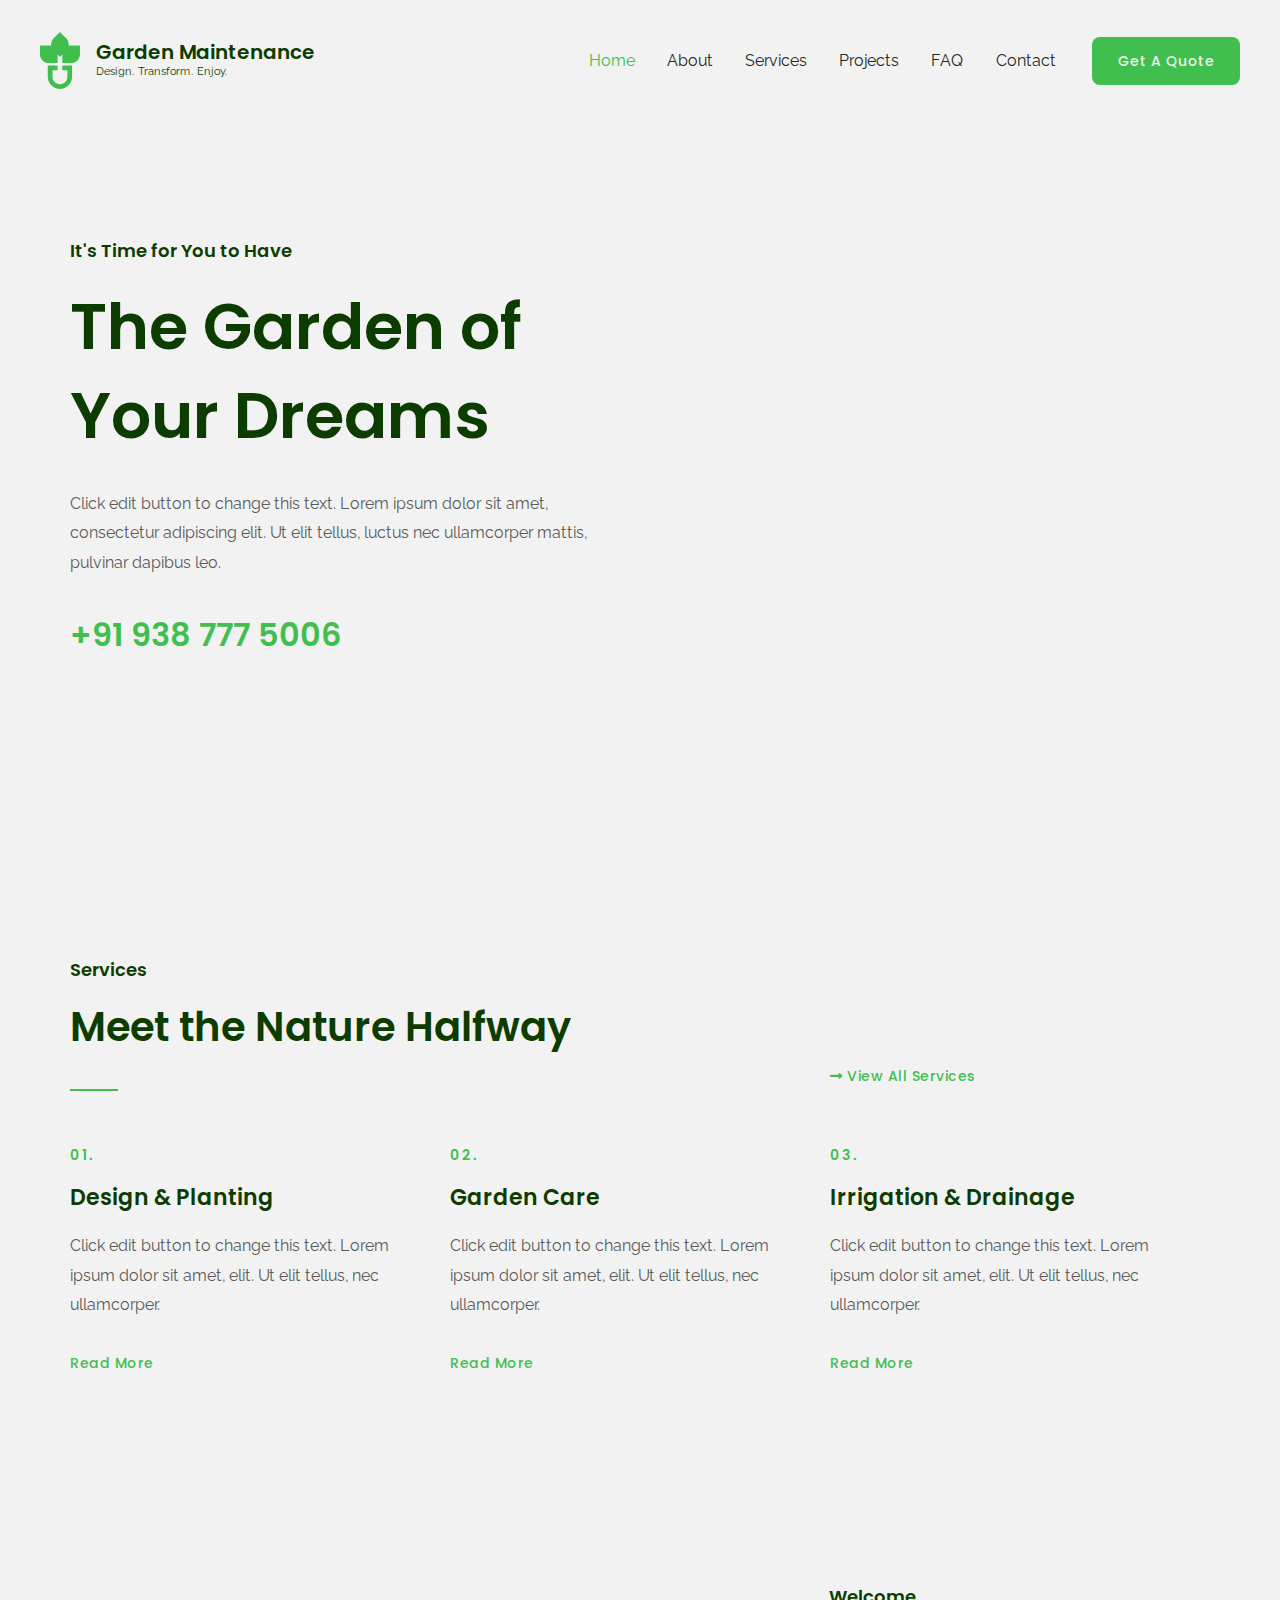
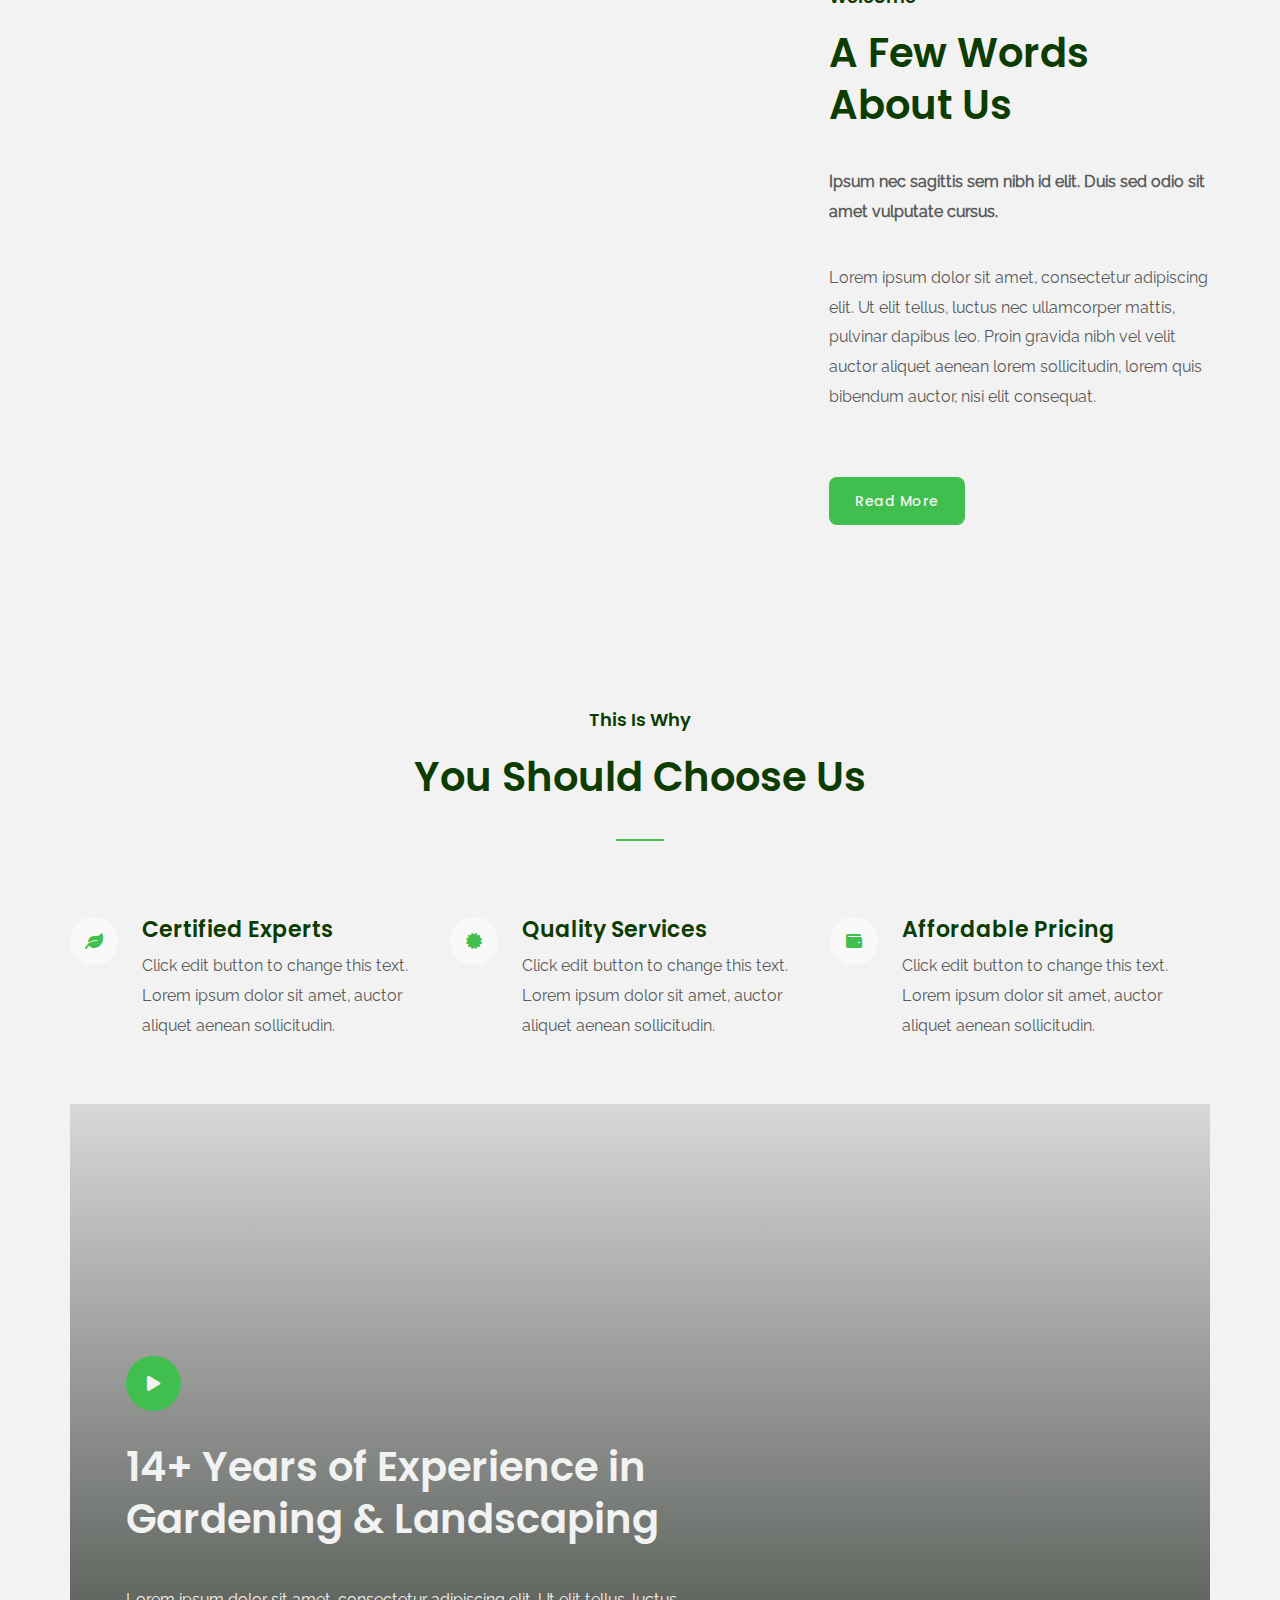
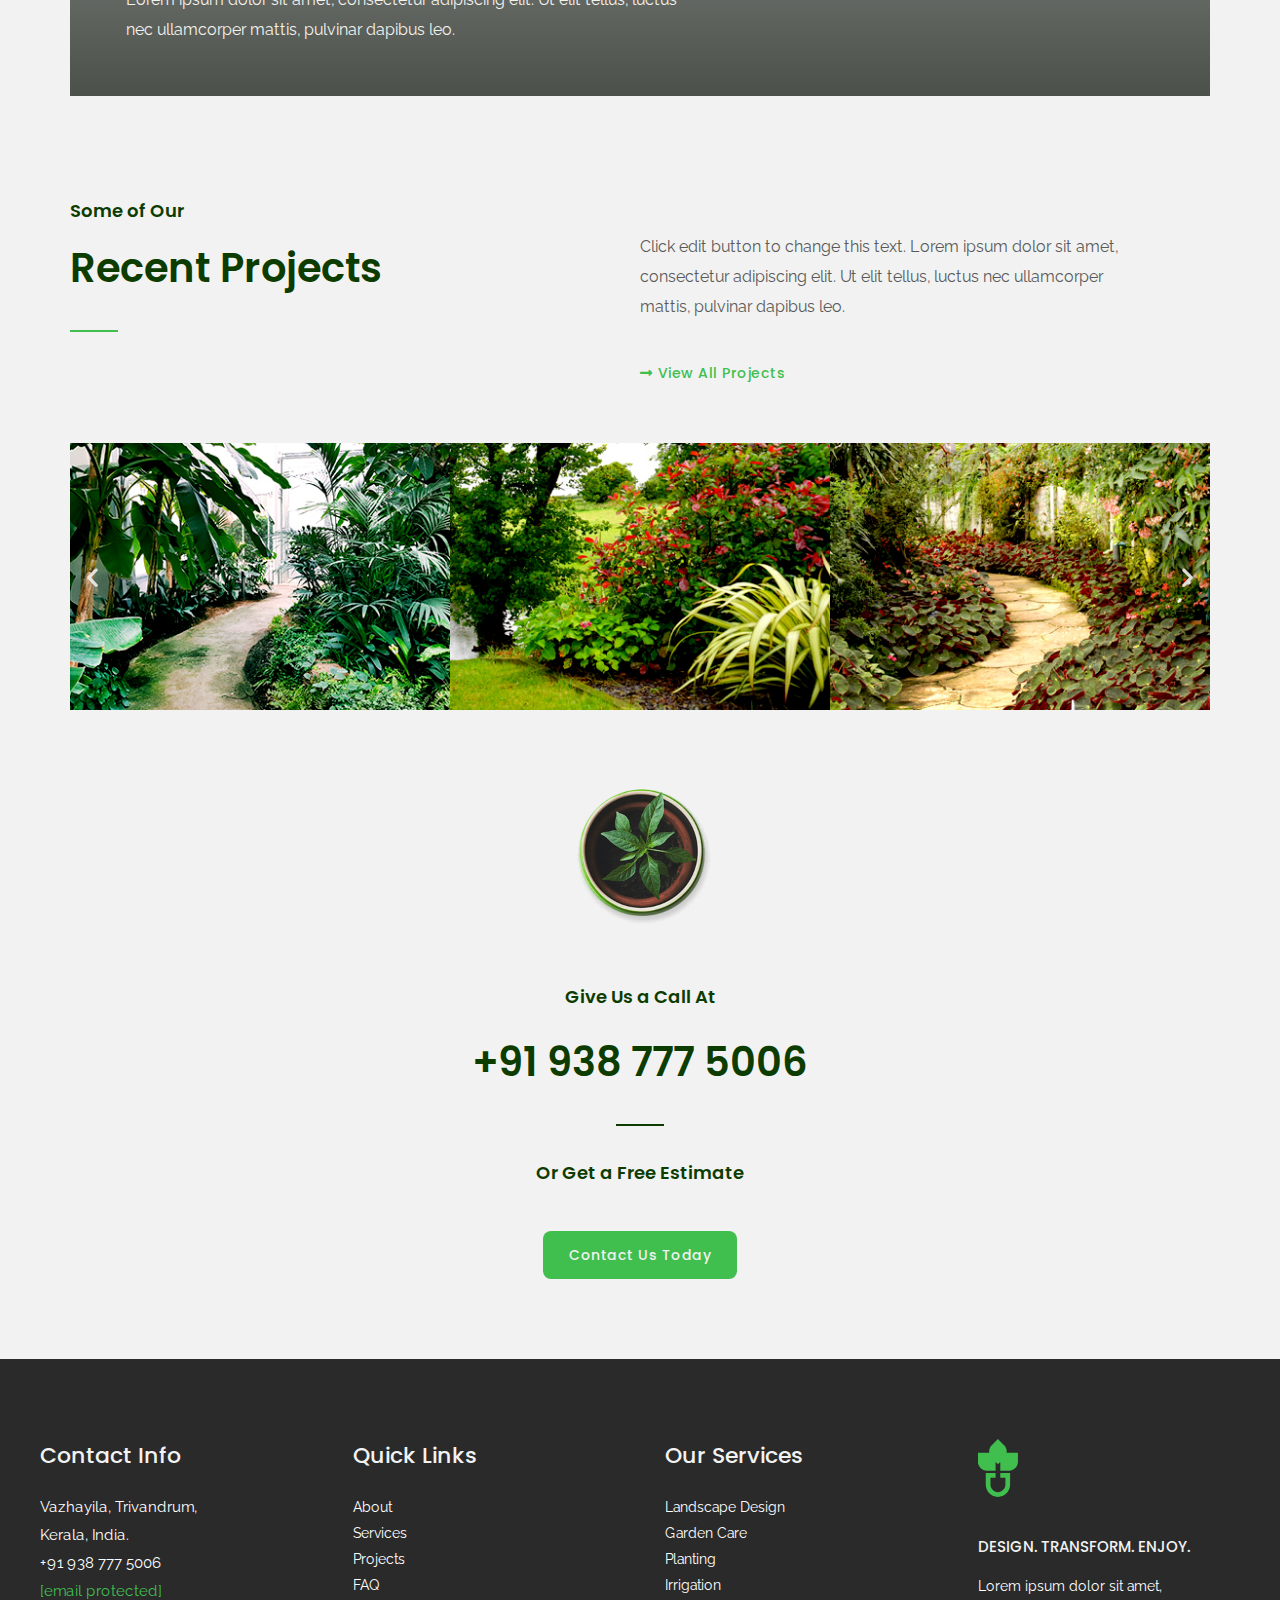
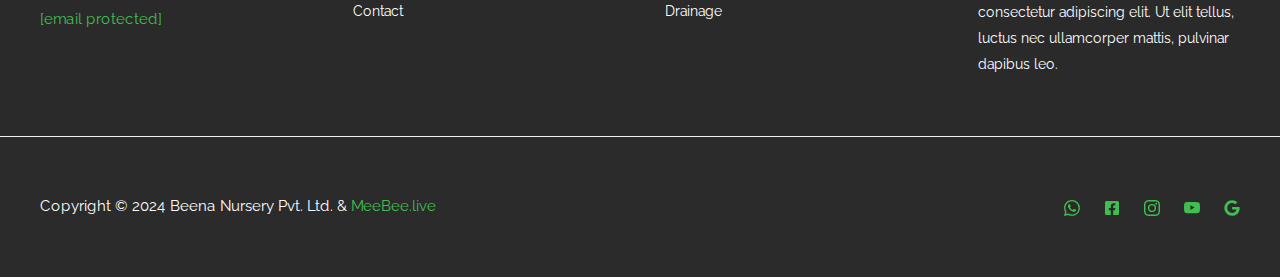
<file: garden-maintenance-02/index.html>
<!DOCTYPE html>
<html lang="en-US">
<head>
<meta charset="UTF-8">
<meta name="viewport" content="width=device-width, initial-scale=1">
<link rel="profile" href="https://gmpg.org/xfn/11">
<meta name="robots" content="noindex, nofollow" />

<title>Home - Garden Maintenance</title>
<meta property="og:locale" content="en_US" />
<meta property="og:type" content="website" />
<meta property="og:title" content="Home - Garden Maintenance" />
<meta property="og:description" content="It&#8217;s Time for You to Have The Garden of Your Dreams Click edit button to change this text. Lorem ipsum dolor sit amet, consectetur adipiscing elit. Ut elit tellus, luctus nec ullamcorper mattis, pulvinar dapibus leo. +91 938 777 5006 Services Meet the Nature Halfway View all Services 01. Design &amp; Planting Click edit button to change [&hellip;]" />
<meta property="og:url" content="./" />
<meta property="og:site_name" content="Garden Maintenance" />
<meta property="article:modified_time" content="2024-01-18T07:01:17+00:00" />
<meta property="og:image" content="./wp-content/uploads/sites/277/2020/07/white-mountain-bike-parks-near-white-concrete-poster-on-gray-1-1024x693.jpg" />
<meta name="twitter:card" content="summary_large_image" />
<script type="application/ld+json" class="yoast-schema-graph">{"@context":"https://schema.org","@graph":[{"@type":"WebPage","@id":"./","url":"./","name":"Home - Garden Maintenance","isPartOf":{"@id":"./#website"},"about":{"@id":"./#organization"},"primaryImageOfPage":{"@id":"./#primaryimage"},"image":{"@id":"./#primaryimage"},"thumbnailUrl":"./wp-content/uploads/sites/277/2020/07/white-mountain-bike-parks-near-white-concrete-poster-on-gray-1-1024x693.jpg","datePublished":"2018-10-09T09:14:55+00:00","dateModified":"2024-01-18T07:01:17+00:00","breadcrumb":{"@id":"./#breadcrumb"},"inLanguage":"en-US","potentialAction":[{"@type":"ReadAction","target":["./"]}]},{"@type":"ImageObject","inLanguage":"en-US","@id":"./#primaryimage","url":"./wp-content/uploads/sites/277/2020/07/white-mountain-bike-parks-near-white-concrete-poster-on-gray-1.jpg","contentUrl":"./wp-content/uploads/sites/277/2020/07/white-mountain-bike-parks-near-white-concrete-poster-on-gray-1.jpg","width":1920,"height":1299},{"@type":"BreadcrumbList","@id":"./#breadcrumb","itemListElement":[{"@type":"ListItem","position":1,"name":"Home"}]},{"@type":"WebSite","@id":"./#website","url":"./","name":"Garden Maintenance","description":"Design. Transform. Enjoy.","publisher":{"@id":"./#organization"},"potentialAction":[{"@type":"SearchAction","target":{"@type":"EntryPoint","urlTemplate":"./?s={search_term_string}"},"query-input":"required name=search_term_string"}],"inLanguage":"en-US"},{"@type":"Organization","@id":"./#organization","name":"Garden Maintenance","url":"./","logo":{"@type":"ImageObject","inLanguage":"en-US","@id":"./#/schema/logo/image/","url":"./wp-content/uploads/sites/277/2020/07/garden-maintenance-logo-1.svg","contentUrl":"./wp-content/uploads/sites/277/2020/07/garden-maintenance-logo-1.svg","width":100,"height":100,"caption":"Garden Maintenance"},"image":{"@id":"./#/schema/logo/image/"}}]}</script>

<link rel="dns-prefetch" href="//fonts.googleapis.com" />
<link rel="alternate" type="application/rss+xml" title="Garden Maintenance &raquo; Feed" href="./feed/" />
<link rel="alternate" type="application/rss+xml" title="Garden Maintenance &raquo; Comments Feed" href="./comments/feed/" />
<script>
window._wpemojiSettings = {"baseUrl":"https:\/\/s.w.org\/images\/core\/emoji\/15.0.3\/72x72\/","ext":".png","svgUrl":"https:\/\/s.w.org\/images\/core\/emoji\/15.0.3\/svg\/","svgExt":".svg","source":{"concatemoji":"https:\/\/websitedemos.net\/garden-maintenance-02\/wp-includes\/js\/wp-emoji-release.min.js?ver=6.6.1"}};
/*! This file is auto-generated */
!function(i,n){var o,s,e;function c(e){try{var t={supportTests:e,timestamp:(new Date).valueOf()};sessionStorage.setItem(o,JSON.stringify(t))}catch(e){}}function p(e,t,n){e.clearRect(0,0,e.canvas.width,e.canvas.height),e.fillText(t,0,0);var t=new Uint32Array(e.getImageData(0,0,e.canvas.width,e.canvas.height).data),r=(e.clearRect(0,0,e.canvas.width,e.canvas.height),e.fillText(n,0,0),new Uint32Array(e.getImageData(0,0,e.canvas.width,e.canvas.height).data));return t.every(function(e,t){return e===r[t]})}function u(e,t,n){switch(t){case"flag":return n(e,"\ud83c\udff3\ufe0f\u200d\u26a7\ufe0f","\ud83c\udff3\ufe0f\u200b\u26a7\ufe0f")?!1:!n(e,"\ud83c\uddfa\ud83c\uddf3","\ud83c\uddfa\u200b\ud83c\uddf3")&&!n(e,"\ud83c\udff4\udb40\udc67\udb40\udc62\udb40\udc65\udb40\udc6e\udb40\udc67\udb40\udc7f","\ud83c\udff4\u200b\udb40\udc67\u200b\udb40\udc62\u200b\udb40\udc65\u200b\udb40\udc6e\u200b\udb40\udc67\u200b\udb40\udc7f");case"emoji":return!n(e,"\ud83d\udc26\u200d\u2b1b","\ud83d\udc26\u200b\u2b1b")}return!1}function f(e,t,n){var r="undefined"!=typeof WorkerGlobalScope&&self instanceof WorkerGlobalScope?new OffscreenCanvas(300,150):i.createElement("canvas"),a=r.getContext("2d",{willReadFrequently:!0}),o=(a.textBaseline="top",a.font="600 32px Arial",{});return e.forEach(function(e){o[e]=t(a,e,n)}),o}function t(e){var t=i.createElement("script");t.src=e,t.defer=!0,i.head.appendChild(t)}"undefined"!=typeof Promise&&(o="wpEmojiSettingsSupports",s=["flag","emoji"],n.supports={everything:!0,everythingExceptFlag:!0},e=new Promise(function(e){i.addEventListener("DOMContentLoaded",e,{once:!0})}),new Promise(function(t){var n=function(){try{var e=JSON.parse(sessionStorage.getItem(o));if("object"==typeof e&&"number"==typeof e.timestamp&&(new Date).valueOf()<e.timestamp+604800&&"object"==typeof e.supportTests)return e.supportTests}catch(e){}return null}();if(!n){if("undefined"!=typeof Worker&&"undefined"!=typeof OffscreenCanvas&&"undefined"!=typeof URL&&URL.createObjectURL&&"undefined"!=typeof Blob)try{var e="postMessage("+f.toString()+"("+[JSON.stringify(s),u.toString(),p.toString()].join(",")+"));",r=new Blob([e],{type:"text/javascript"}),a=new Worker(URL.createObjectURL(r),{name:"wpTestEmojiSupports"});return void(a.onmessage=function(e){c(n=e.data),a.terminate(),t(n)})}catch(e){}c(n=f(s,u,p))}t(n)}).then(function(e){for(var t in e)n.supports[t]=e[t],n.supports.everything=n.supports.everything&&n.supports[t],"flag"!==t&&(n.supports.everythingExceptFlag=n.supports.everythingExceptFlag&&n.supports[t]);n.supports.everythingExceptFlag=n.supports.everythingExceptFlag&&!n.supports.flag,n.DOMReady=!1,n.readyCallback=function(){n.DOMReady=!0}}).then(function(){return e}).then(function(){var e;n.supports.everything||(n.readyCallback(),(e=n.source||{}).concatemoji?t(e.concatemoji):e.wpemoji&&e.twemoji&&(t(e.twemoji),t(e.wpemoji)))}))}((window,document),window._wpemojiSettings);
</script>
<link rel="stylesheet" id="astra-theme-css-css" href="./wp-content/themes/astra/assets/css/minified/main.min.css?ver=4.7.3" media="all" />
<style id="astra-theme-css-inline-css">
:root{--ast-post-nav-space:0;--ast-container-default-xlg-padding:6.67em;--ast-container-default-lg-padding:5.67em;--ast-container-default-slg-padding:4.34em;--ast-container-default-md-padding:3.34em;--ast-container-default-sm-padding:6.67em;--ast-container-default-xs-padding:2.4em;--ast-container-default-xxs-padding:1.4em;--ast-code-block-background:#EEEEEE;--ast-comment-inputs-background:#FAFAFA;--ast-normal-container-width:1200px;--ast-narrow-container-width:750px;--ast-blog-title-font-weight:normal;--ast-blog-meta-weight:inherit;}html{font-size:100%;}a,.page-title{color:var(--ast-global-color-0);}a:hover,a:focus{color:var(--ast-global-color-1);}body,button,input,select,textarea,.ast-button,.ast-custom-button{font-family:'Raleway',sans-serif;font-weight:400;font-size:16px;font-size:1rem;}blockquote{color:var(--ast-global-color-3);}p,.entry-content p{margin-bottom:1em;}h1,.entry-content h1,h2,.entry-content h2,h3,.entry-content h3,h4,.entry-content h4,h5,.entry-content h5,h6,.entry-content h6,.site-title,.site-title a{font-family:'Poppins',sans-serif;font-weight:600;}.ast-site-identity .site-title a{color:var(--ast-global-color-2);}.ast-site-identity .site-description{color:var(--ast-global-color-3);}.site-title{font-size:20px;font-size:1.25rem;display:block;}header .custom-logo-link img{max-width:40px;}.astra-logo-svg{width:40px;}.site-header .site-description{font-size:11px;font-size:0.6875rem;display:block;}.entry-title{font-size:30px;font-size:1.875rem;}.archive .ast-article-post .ast-article-inner,.blog .ast-article-post .ast-article-inner,.archive .ast-article-post .ast-article-inner:hover,.blog .ast-article-post .ast-article-inner:hover{overflow:hidden;}h1,.entry-content h1{font-size:64px;font-size:4rem;font-family:'Poppins',sans-serif;line-height:1.4em;}h2,.entry-content h2{font-size:40px;font-size:2.5rem;font-family:'Poppins',sans-serif;line-height:1.3em;}h3,.entry-content h3{font-size:32px;font-size:2rem;font-family:'Poppins',sans-serif;line-height:1.3em;}h4,.entry-content h4{font-size:22px;font-size:1.375rem;line-height:1.2em;font-family:'Poppins',sans-serif;}h5,.entry-content h5{font-size:18px;font-size:1.125rem;line-height:1.2em;font-family:'Poppins',sans-serif;}h6,.entry-content h6{font-size:14px;font-size:0.875rem;line-height:1.25em;font-family:'Poppins',sans-serif;}::selection{background-color:var(--ast-global-color-0);color:#000000;}body,h1,.entry-title a,.entry-content h1,h2,.entry-content h2,h3,.entry-content h3,h4,.entry-content h4,h5,.entry-content h5,h6,.entry-content h6{color:var(--ast-global-color-3);}.tagcloud a:hover,.tagcloud a:focus,.tagcloud a.current-item{color:#000000;border-color:var(--ast-global-color-0);background-color:var(--ast-global-color-0);}input:focus,input[type="text"]:focus,input[type="email"]:focus,input[type="url"]:focus,input[type="password"]:focus,input[type="reset"]:focus,input[type="search"]:focus,textarea:focus{border-color:var(--ast-global-color-0);}input[type="radio"]:checked,input[type=reset],input[type="checkbox"]:checked,input[type="checkbox"]:hover:checked,input[type="checkbox"]:focus:checked,input[type=range]::-webkit-slider-thumb{border-color:var(--ast-global-color-0);background-color:var(--ast-global-color-0);box-shadow:none;}.site-footer a:hover + .post-count,.site-footer a:focus + .post-count{background:var(--ast-global-color-0);border-color:var(--ast-global-color-0);}.single .nav-links .nav-previous,.single .nav-links .nav-next{color:var(--ast-global-color-0);}.entry-meta,.entry-meta *{line-height:1.45;color:var(--ast-global-color-0);}.entry-meta a:not(.ast-button):hover,.entry-meta a:not(.ast-button):hover *,.entry-meta a:not(.ast-button):focus,.entry-meta a:not(.ast-button):focus *,.page-links > .page-link,.page-links .page-link:hover,.post-navigation a:hover{color:var(--ast-global-color-1);}#cat option,.secondary .calendar_wrap thead a,.secondary .calendar_wrap thead a:visited{color:var(--ast-global-color-0);}.secondary .calendar_wrap #today,.ast-progress-val span{background:var(--ast-global-color-0);}.secondary a:hover + .post-count,.secondary a:focus + .post-count{background:var(--ast-global-color-0);border-color:var(--ast-global-color-0);}.calendar_wrap #today > a{color:#000000;}.page-links .page-link,.single .post-navigation a{color:var(--ast-global-color-0);}.ast-header-break-point .main-header-bar .ast-button-wrap .menu-toggle{border-radius:100px;}.ast-search-menu-icon .search-form button.search-submit{padding:0 4px;}.ast-search-menu-icon form.search-form{padding-right:0;}.ast-search-menu-icon.slide-search input.search-field{width:0;}.ast-header-search .ast-search-menu-icon.ast-dropdown-active .search-form,.ast-header-search .ast-search-menu-icon.ast-dropdown-active .search-field:focus{transition:all 0.2s;}.search-form input.search-field:focus{outline:none;}.wp-block-latest-posts > li > a{color:var(--ast-global-color-2);}.widget-title,.widget .wp-block-heading{font-size:22px;font-size:1.375rem;color:var(--ast-global-color-3);}.ast-search-menu-icon.slide-search a:focus-visible:focus-visible,.astra-search-icon:focus-visible,#close:focus-visible,a:focus-visible,.ast-menu-toggle:focus-visible,.site .skip-link:focus-visible,.wp-block-loginout input:focus-visible,.wp-block-search.wp-block-search__button-inside .wp-block-search__inside-wrapper,.ast-header-navigation-arrow:focus-visible,.woocommerce .wc-proceed-to-checkout > .checkout-button:focus-visible,.woocommerce .woocommerce-MyAccount-navigation ul li a:focus-visible,.ast-orders-table__row .ast-orders-table__cell:focus-visible,.woocommerce .woocommerce-order-details .order-again > .button:focus-visible,.woocommerce .woocommerce-message a.button.wc-forward:focus-visible,.woocommerce #minus_qty:focus-visible,.woocommerce #plus_qty:focus-visible,a#ast-apply-coupon:focus-visible,.woocommerce .woocommerce-info a:focus-visible,.woocommerce .astra-shop-summary-wrap a:focus-visible,.woocommerce a.wc-forward:focus-visible,#ast-apply-coupon:focus-visible,.woocommerce-js .woocommerce-mini-cart-item a.remove:focus-visible,#close:focus-visible,.button.search-submit:focus-visible,#search_submit:focus,.normal-search:focus-visible,.ast-header-account-wrap:focus-visible{outline-style:dotted;outline-color:inherit;outline-width:thin;}input:focus,input[type="text"]:focus,input[type="email"]:focus,input[type="url"]:focus,input[type="password"]:focus,input[type="reset"]:focus,input[type="search"]:focus,input[type="number"]:focus,textarea:focus,.wp-block-search__input:focus,[data-section="section-header-mobile-trigger"] .ast-button-wrap .ast-mobile-menu-trigger-minimal:focus,.ast-mobile-popup-drawer.active .menu-toggle-close:focus,.woocommerce-ordering select.orderby:focus,#ast-scroll-top:focus,#coupon_code:focus,.woocommerce-page #comment:focus,.woocommerce #reviews #respond input#submit:focus,.woocommerce a.add_to_cart_button:focus,.woocommerce .button.single_add_to_cart_button:focus,.woocommerce .woocommerce-cart-form button:focus,.woocommerce .woocommerce-cart-form__cart-item .quantity .qty:focus,.woocommerce .woocommerce-billing-fields .woocommerce-billing-fields__field-wrapper .woocommerce-input-wrapper > .input-text:focus,.woocommerce #order_comments:focus,.woocommerce #place_order:focus,.woocommerce .woocommerce-address-fields .woocommerce-address-fields__field-wrapper .woocommerce-input-wrapper > .input-text:focus,.woocommerce .woocommerce-MyAccount-content form button:focus,.woocommerce .woocommerce-MyAccount-content .woocommerce-EditAccountForm .woocommerce-form-row .woocommerce-Input.input-text:focus,.woocommerce .ast-woocommerce-container .woocommerce-pagination ul.page-numbers li a:focus,body #content .woocommerce form .form-row .select2-container--default .select2-selection--single:focus,#ast-coupon-code:focus,.woocommerce.woocommerce-js .quantity input[type=number]:focus,.woocommerce-js .woocommerce-mini-cart-item .quantity input[type=number]:focus,.woocommerce p#ast-coupon-trigger:focus{border-style:dotted;border-color:inherit;border-width:thin;}input{outline:none;}.ast-logo-title-inline .site-logo-img{padding-right:1em;}.site-logo-img img{ transition:all 0.2s linear;}body .ast-oembed-container *{position:absolute;top:0;width:100%;height:100%;left:0;}body .wp-block-embed-pocket-casts .ast-oembed-container *{position:unset;}.ast-single-post-featured-section + article {margin-top: 2em;}.site-content .ast-single-post-featured-section img {width: 100%;overflow: hidden;object-fit: cover;}.site > .ast-single-related-posts-container {margin-top: 0;}@media (min-width: 922px) {.ast-desktop .ast-container--narrow {max-width: var(--ast-narrow-container-width);margin: 0 auto;}}.ast-page-builder-template .hentry {margin: 0;}.ast-page-builder-template .site-content > .ast-container {max-width: 100%;padding: 0;}.ast-page-builder-template .site .site-content #primary {padding: 0;margin: 0;}.ast-page-builder-template .no-results {text-align: center;margin: 4em auto;}.ast-page-builder-template .ast-pagination {padding: 2em;}.ast-page-builder-template .entry-header.ast-no-title.ast-no-thumbnail {margin-top: 0;}.ast-page-builder-template .entry-header.ast-header-without-markup {margin-top: 0;margin-bottom: 0;}.ast-page-builder-template .entry-header.ast-no-title.ast-no-meta {margin-bottom: 0;}.ast-page-builder-template.single .post-navigation {padding-bottom: 2em;}.ast-page-builder-template.single-post .site-content > .ast-container {max-width: 100%;}.ast-page-builder-template .entry-header {margin-top: 4em;margin-left: auto;margin-right: auto;padding-left: 20px;padding-right: 20px;}.single.ast-page-builder-template .entry-header {padding-left: 20px;padding-right: 20px;}.ast-page-builder-template .ast-archive-description {margin: 4em auto 0;padding-left: 20px;padding-right: 20px;}.ast-page-builder-template.ast-no-sidebar .entry-content .alignwide {margin-left: 0;margin-right: 0;}@media (max-width:921.9px){#ast-desktop-header{display:none;}}@media (min-width:922px){#ast-mobile-header{display:none;}}.wp-block-buttons.aligncenter{justify-content:center;}.wp-block-buttons .wp-block-button.is-style-outline .wp-block-button__link.wp-element-button,.ast-outline-button,.wp-block-uagb-buttons-child .uagb-buttons-repeater.ast-outline-button{border-color:var(--ast-global-color-0);border-top-width:2px;border-right-width:2px;border-bottom-width:2px;border-left-width:2px;font-family:'Poppins',sans-serif;font-weight:500;font-size:14px;font-size:0.875rem;line-height:1em;border-top-left-radius:8px;border-top-right-radius:8px;border-bottom-right-radius:8px;border-bottom-left-radius:8px;}.wp-block-button.is-style-outline .wp-block-button__link:hover,.wp-block-buttons .wp-block-button.is-style-outline .wp-block-button__link:focus,.wp-block-buttons .wp-block-button.is-style-outline > .wp-block-button__link:not(.has-text-color):hover,.wp-block-buttons .wp-block-button.wp-block-button__link.is-style-outline:not(.has-text-color):hover,.ast-outline-button:hover,.ast-outline-button:focus,.wp-block-uagb-buttons-child .uagb-buttons-repeater.ast-outline-button:hover,.wp-block-uagb-buttons-child .uagb-buttons-repeater.ast-outline-button:focus{background-color:var(--ast-global-color-5);}.wp-block-button .wp-block-button__link.wp-element-button.is-style-outline:not(.has-background),.wp-block-button.is-style-outline>.wp-block-button__link.wp-element-button:not(.has-background),.ast-outline-button{background-color:var(--ast-global-color-0);}.entry-content[ast-blocks-layout] > figure{margin-bottom:1em;}@media (max-width:921px){.ast-separate-container #primary,.ast-separate-container #secondary{padding:1.5em 0;}#primary,#secondary{padding:1.5em 0;margin:0;}.ast-left-sidebar #content > .ast-container{display:flex;flex-direction:column-reverse;width:100%;}.ast-separate-container .ast-article-post,.ast-separate-container .ast-article-single{padding:1.5em 2.14em;}.ast-author-box img.avatar{margin:20px 0 0 0;}}@media (min-width:922px){.ast-separate-container.ast-right-sidebar #primary,.ast-separate-container.ast-left-sidebar #primary{border:0;}.search-no-results.ast-separate-container #primary{margin-bottom:4em;}}.elementor-button-wrapper .elementor-button{border-style:solid;text-decoration:none;border-top-width:0;border-right-width:0;border-left-width:0;border-bottom-width:0;}body .elementor-button.elementor-size-sm,body .elementor-button.elementor-size-xs,body .elementor-button.elementor-size-md,body .elementor-button.elementor-size-lg,body .elementor-button.elementor-size-xl,body .elementor-button{border-top-left-radius:8px;border-top-right-radius:8px;border-bottom-right-radius:8px;border-bottom-left-radius:8px;padding-top:17px;padding-right:26px;padding-bottom:17px;padding-left:26px;}.elementor-button-wrapper .elementor-button{border-color:var(--ast-global-color-0);background-color:var(--ast-global-color-0);}.elementor-button-wrapper .elementor-button:hover,.elementor-button-wrapper .elementor-button:focus{color:var(--ast-global-color-4);background-color:var(--ast-global-color-5);border-color:var(--ast-global-color-5);}.wp-block-button .wp-block-button__link ,.elementor-button-wrapper .elementor-button,.elementor-button-wrapper .elementor-button:visited{color:var(--ast-global-color-4);}.elementor-button-wrapper .elementor-button{font-family:'Poppins',sans-serif;font-weight:500;font-size:14px;font-size:0.875rem;line-height:1em;text-transform:capitalize;letter-spacing:0.5px;}body .elementor-button.elementor-size-sm,body .elementor-button.elementor-size-xs,body .elementor-button.elementor-size-md,body .elementor-button.elementor-size-lg,body .elementor-button.elementor-size-xl,body .elementor-button{font-size:14px;font-size:0.875rem;}.wp-block-button .wp-block-button__link:hover,.wp-block-button .wp-block-button__link:focus{color:var(--ast-global-color-4);background-color:var(--ast-global-color-5);border-color:var(--ast-global-color-5);}.elementor-widget-heading h1.elementor-heading-title{line-height:1.4em;}.elementor-widget-heading h2.elementor-heading-title{line-height:1.3em;}.elementor-widget-heading h3.elementor-heading-title{line-height:1.3em;}.elementor-widget-heading h4.elementor-heading-title{line-height:1.2em;}.elementor-widget-heading h5.elementor-heading-title{line-height:1.2em;}.elementor-widget-heading h6.elementor-heading-title{line-height:1.25em;}.wp-block-button .wp-block-button__link,.wp-block-search .wp-block-search__button,body .wp-block-file .wp-block-file__button{border-color:var(--ast-global-color-0);background-color:var(--ast-global-color-0);color:var(--ast-global-color-4);font-family:'Poppins',sans-serif;font-weight:500;line-height:1em;text-transform:capitalize;letter-spacing:0.5px;font-size:14px;font-size:0.875rem;border-top-left-radius:8px;border-top-right-radius:8px;border-bottom-right-radius:8px;border-bottom-left-radius:8px;padding-top:17px;padding-right:26px;padding-bottom:17px;padding-left:26px;}.menu-toggle,button,.ast-button,.ast-custom-button,.button,input#submit,input[type="button"],input[type="submit"],input[type="reset"],form[CLASS*="wp-block-search__"].wp-block-search .wp-block-search__inside-wrapper .wp-block-search__button,body .wp-block-file .wp-block-file__button,.woocommerce-js a.button,.woocommerce button.button,.woocommerce .woocommerce-message a.button,.woocommerce #respond input#submit.alt,.woocommerce input.button.alt,.woocommerce input.button,.woocommerce input.button:disabled,.woocommerce input.button:disabled[disabled],.woocommerce input.button:disabled:hover,.woocommerce input.button:disabled[disabled]:hover,.woocommerce #respond input#submit,.woocommerce button.button.alt.disabled,.wc-block-grid__products .wc-block-grid__product .wp-block-button__link,.wc-block-grid__product-onsale,[CLASS*="wc-block"] button,.woocommerce-js .astra-cart-drawer .astra-cart-drawer-content .woocommerce-mini-cart__buttons .button:not(.checkout):not(.ast-continue-shopping),.woocommerce-js .astra-cart-drawer .astra-cart-drawer-content .woocommerce-mini-cart__buttons a.checkout,.woocommerce button.button.alt.disabled.wc-variation-selection-needed,[CLASS*="wc-block"] .wc-block-components-button{border-style:solid;border-top-width:0;border-right-width:0;border-left-width:0;border-bottom-width:0;color:var(--ast-global-color-4);border-color:var(--ast-global-color-0);background-color:var(--ast-global-color-0);padding-top:17px;padding-right:26px;padding-bottom:17px;padding-left:26px;font-family:'Poppins',sans-serif;font-weight:500;font-size:14px;font-size:0.875rem;line-height:1em;text-transform:capitalize;letter-spacing:0.5px;border-top-left-radius:8px;border-top-right-radius:8px;border-bottom-right-radius:8px;border-bottom-left-radius:8px;}button:focus,.menu-toggle:hover,button:hover,.ast-button:hover,.ast-custom-button:hover .button:hover,.ast-custom-button:hover ,input[type=reset]:hover,input[type=reset]:focus,input#submit:hover,input#submit:focus,input[type="button"]:hover,input[type="button"]:focus,input[type="submit"]:hover,input[type="submit"]:focus,form[CLASS*="wp-block-search__"].wp-block-search .wp-block-search__inside-wrapper .wp-block-search__button:hover,form[CLASS*="wp-block-search__"].wp-block-search .wp-block-search__inside-wrapper .wp-block-search__button:focus,body .wp-block-file .wp-block-file__button:hover,body .wp-block-file .wp-block-file__button:focus,.woocommerce-js a.button:hover,.woocommerce button.button:hover,.woocommerce .woocommerce-message a.button:hover,.woocommerce #respond input#submit:hover,.woocommerce #respond input#submit.alt:hover,.woocommerce input.button.alt:hover,.woocommerce input.button:hover,.woocommerce button.button.alt.disabled:hover,.wc-block-grid__products .wc-block-grid__product .wp-block-button__link:hover,[CLASS*="wc-block"] button:hover,.woocommerce-js .astra-cart-drawer .astra-cart-drawer-content .woocommerce-mini-cart__buttons .button:not(.checkout):not(.ast-continue-shopping):hover,.woocommerce-js .astra-cart-drawer .astra-cart-drawer-content .woocommerce-mini-cart__buttons a.checkout:hover,.woocommerce button.button.alt.disabled.wc-variation-selection-needed:hover,[CLASS*="wc-block"] .wc-block-components-button:hover,[CLASS*="wc-block"] .wc-block-components-button:focus{color:var(--ast-global-color-4);background-color:var(--ast-global-color-5);border-color:var(--ast-global-color-5);}@media (max-width:921px){.ast-mobile-header-stack .main-header-bar .ast-search-menu-icon{display:inline-block;}.ast-header-break-point.ast-header-custom-item-outside .ast-mobile-header-stack .main-header-bar .ast-search-icon{margin:0;}.ast-comment-avatar-wrap img{max-width:2.5em;}.ast-comment-meta{padding:0 1.8888em 1.3333em;}.ast-separate-container .ast-comment-list li.depth-1{padding:1.5em 2.14em;}.ast-separate-container .comment-respond{padding:2em 2.14em;}}@media (min-width:544px){.ast-container{max-width:100%;}}@media (max-width:544px){.ast-separate-container .ast-article-post,.ast-separate-container .ast-article-single,.ast-separate-container .comments-title,.ast-separate-container .ast-archive-description{padding:1.5em 1em;}.ast-separate-container #content .ast-container{padding-left:0.54em;padding-right:0.54em;}.ast-separate-container .ast-comment-list .bypostauthor{padding:.5em;}.ast-search-menu-icon.ast-dropdown-active .search-field{width:170px;}} #ast-mobile-header .ast-site-header-cart-li a{pointer-events:none;} #ast-desktop-header .ast-site-header-cart-li a{pointer-events:none;}body,.ast-separate-container{background-color:var(--ast-global-color-4);background-image:none;}@media (max-width:921px){.site-title{font-size:18px;font-size:1.125rem;display:block;}.site-header .site-description{font-size:12px;font-size:0.75rem;display:block;}h1,.entry-content h1{font-size:48px;}h2,.entry-content h2{font-size:32px;}h3,.entry-content h3{font-size:24px;}h4,.entry-content h4{font-size:20px;font-size:1.25rem;}h5,.entry-content h5{font-size:16px;font-size:1rem;}h6,.entry-content h6{font-size:13px;font-size:0.8125rem;}.astra-logo-svg{width:40px;}header .custom-logo-link img,.ast-header-break-point .site-logo-img .custom-mobile-logo-link img{max-width:40px;}}@media (max-width:544px){.site-title{font-size:16px;font-size:1rem;display:block;}.site-header .site-description{font-size:11px;font-size:0.6875rem;display:block;}h1,.entry-content h1{font-size:40px;}h2,.entry-content h2{font-size:28px;}h3,.entry-content h3{font-size:24px;}h4,.entry-content h4{font-size:20px;font-size:1.25rem;}h5,.entry-content h5{font-size:16px;font-size:1rem;}h6,.entry-content h6{font-size:13px;font-size:0.8125rem;}header .custom-logo-link img,.ast-header-break-point .site-branding img,.ast-header-break-point .custom-logo-link img{max-width:32px;}.astra-logo-svg{width:32px;}.ast-header-break-point .site-logo-img .custom-mobile-logo-link img{max-width:32px;}}@media (max-width:921px){html{font-size:91.2%;}}@media (max-width:544px){html{font-size:91.2%;}}@media (min-width:922px){.ast-container{max-width:1240px;}}@media (min-width:922px){.site-content .ast-container{display:flex;}}@media (max-width:921px){.site-content .ast-container{flex-direction:column;}}@media (min-width:922px){.main-header-menu .sub-menu .menu-item.ast-left-align-sub-menu:hover > .sub-menu,.main-header-menu .sub-menu .menu-item.ast-left-align-sub-menu.focus > .sub-menu{margin-left:-0px;}}.ast-theme-transparent-header [data-section="section-header-mobile-trigger"] .ast-button-wrap .ast-mobile-menu-trigger-outline{background:transparent;}.site .comments-area{padding-bottom:3em;}.wp-block-file {display: flex;align-items: center;flex-wrap: wrap;justify-content: space-between;}.wp-block-pullquote {border: none;}.wp-block-pullquote blockquote::before {content: "\201D";font-family: "Helvetica",sans-serif;display: flex;transform: rotate( 180deg );font-size: 6rem;font-style: normal;line-height: 1;font-weight: bold;align-items: center;justify-content: center;}.has-text-align-right > blockquote::before {justify-content: flex-start;}.has-text-align-left > blockquote::before {justify-content: flex-end;}figure.wp-block-pullquote.is-style-solid-color blockquote {max-width: 100%;text-align: inherit;}html body {--wp--custom--ast-default-block-top-padding: 3em;--wp--custom--ast-default-block-right-padding: 3em;--wp--custom--ast-default-block-bottom-padding: 3em;--wp--custom--ast-default-block-left-padding: 3em;--wp--custom--ast-container-width: 1200px;--wp--custom--ast-content-width-size: 1200px;--wp--custom--ast-wide-width-size: calc(1200px + var(--wp--custom--ast-default-block-left-padding) + var(--wp--custom--ast-default-block-right-padding));}.ast-narrow-container {--wp--custom--ast-content-width-size: 750px;--wp--custom--ast-wide-width-size: 750px;}@media(max-width: 921px) {html body {--wp--custom--ast-default-block-top-padding: 3em;--wp--custom--ast-default-block-right-padding: 2em;--wp--custom--ast-default-block-bottom-padding: 3em;--wp--custom--ast-default-block-left-padding: 2em;}}@media(max-width: 544px) {html body {--wp--custom--ast-default-block-top-padding: 3em;--wp--custom--ast-default-block-right-padding: 1.5em;--wp--custom--ast-default-block-bottom-padding: 3em;--wp--custom--ast-default-block-left-padding: 1.5em;}}.entry-content > .wp-block-group,.entry-content > .wp-block-cover,.entry-content > .wp-block-columns {padding-top: var(--wp--custom--ast-default-block-top-padding);padding-right: var(--wp--custom--ast-default-block-right-padding);padding-bottom: var(--wp--custom--ast-default-block-bottom-padding);padding-left: var(--wp--custom--ast-default-block-left-padding);}.ast-plain-container.ast-no-sidebar .entry-content > .alignfull,.ast-page-builder-template .ast-no-sidebar .entry-content > .alignfull {margin-left: calc( -50vw + 50%);margin-right: calc( -50vw + 50%);max-width: 100vw;width: 100vw;}.ast-plain-container.ast-no-sidebar .entry-content .alignfull .alignfull,.ast-page-builder-template.ast-no-sidebar .entry-content .alignfull .alignfull,.ast-plain-container.ast-no-sidebar .entry-content .alignfull .alignwide,.ast-page-builder-template.ast-no-sidebar .entry-content .alignfull .alignwide,.ast-plain-container.ast-no-sidebar .entry-content .alignwide .alignfull,.ast-page-builder-template.ast-no-sidebar .entry-content .alignwide .alignfull,.ast-plain-container.ast-no-sidebar .entry-content .alignwide .alignwide,.ast-page-builder-template.ast-no-sidebar .entry-content .alignwide .alignwide,.ast-plain-container.ast-no-sidebar .entry-content .wp-block-column .alignfull,.ast-page-builder-template.ast-no-sidebar .entry-content .wp-block-column .alignfull,.ast-plain-container.ast-no-sidebar .entry-content .wp-block-column .alignwide,.ast-page-builder-template.ast-no-sidebar .entry-content .wp-block-column .alignwide {margin-left: auto;margin-right: auto;width: 100%;}[ast-blocks-layout] .wp-block-separator:not(.is-style-dots) {height: 0;}[ast-blocks-layout] .wp-block-separator {margin: 20px auto;}[ast-blocks-layout] .wp-block-separator:not(.is-style-wide):not(.is-style-dots) {max-width: 100px;}[ast-blocks-layout] .wp-block-separator.has-background {padding: 0;}.entry-content[ast-blocks-layout] > * {max-width: var(--wp--custom--ast-content-width-size);margin-left: auto;margin-right: auto;}.entry-content[ast-blocks-layout] > .alignwide {max-width: var(--wp--custom--ast-wide-width-size);}.entry-content[ast-blocks-layout] .alignfull {max-width: none;}.entry-content .wp-block-columns {margin-bottom: 0;}blockquote {margin: 1.5em;border-color: rgba(0,0,0,0.05);}.wp-block-quote:not(.has-text-align-right):not(.has-text-align-center) {border-left: 5px solid rgba(0,0,0,0.05);}.has-text-align-right > blockquote,blockquote.has-text-align-right {border-right: 5px solid rgba(0,0,0,0.05);}.has-text-align-left > blockquote,blockquote.has-text-align-left {border-left: 5px solid rgba(0,0,0,0.05);}.wp-block-site-tagline,.wp-block-latest-posts .read-more {margin-top: 15px;}.wp-block-loginout p label {display: block;}.wp-block-loginout p:not(.login-remember):not(.login-submit) input {width: 100%;}.wp-block-loginout input:focus {border-color: transparent;}.wp-block-loginout input:focus {outline: thin dotted;}.entry-content .wp-block-media-text .wp-block-media-text__content {padding: 0 0 0 8%;}.entry-content .wp-block-media-text.has-media-on-the-right .wp-block-media-text__content {padding: 0 8% 0 0;}.entry-content .wp-block-media-text.has-background .wp-block-media-text__content {padding: 8%;}.entry-content .wp-block-cover:not([class*="background-color"]) .wp-block-cover__inner-container,.entry-content .wp-block-cover:not([class*="background-color"]) .wp-block-cover-image-text,.entry-content .wp-block-cover:not([class*="background-color"]) .wp-block-cover-text,.entry-content .wp-block-cover-image:not([class*="background-color"]) .wp-block-cover__inner-container,.entry-content .wp-block-cover-image:not([class*="background-color"]) .wp-block-cover-image-text,.entry-content .wp-block-cover-image:not([class*="background-color"]) .wp-block-cover-text {color: var(--ast-global-color-5);}.wp-block-loginout .login-remember input {width: 1.1rem;height: 1.1rem;margin: 0 5px 4px 0;vertical-align: middle;}.wp-block-latest-posts > li > *:first-child,.wp-block-latest-posts:not(.is-grid) > li:first-child {margin-top: 0;}.entry-content .wp-block-buttons,.entry-content .wp-block-uagb-buttons {margin-bottom: 1.5em;}.wp-block-search__inside-wrapper .wp-block-search__input {padding: 0 10px;color: var(--ast-global-color-3);background: var(--ast-global-color-5);border-color: var(--ast-border-color);}.wp-block-latest-posts .read-more {margin-bottom: 1.5em;}.wp-block-search__no-button .wp-block-search__inside-wrapper .wp-block-search__input {padding-top: 5px;padding-bottom: 5px;}.wp-block-latest-posts .wp-block-latest-posts__post-date,.wp-block-latest-posts .wp-block-latest-posts__post-author {font-size: 1rem;}.wp-block-latest-posts > li > *,.wp-block-latest-posts:not(.is-grid) > li {margin-top: 12px;margin-bottom: 12px;}.ast-page-builder-template .entry-content[ast-blocks-layout] > *,.ast-page-builder-template .entry-content[ast-blocks-layout] > .alignfull > * {max-width: none;}.ast-page-builder-template .entry-content[ast-blocks-layout] > .alignwide > * {max-width: var(--wp--custom--ast-wide-width-size);}.ast-page-builder-template .entry-content[ast-blocks-layout] > .inherit-container-width > *,.ast-page-builder-template .entry-content[ast-blocks-layout] > * > *,.entry-content[ast-blocks-layout] > .wp-block-cover .wp-block-cover__inner-container {max-width: var(--wp--custom--ast-content-width-size);margin-left: auto;margin-right: auto;}.entry-content[ast-blocks-layout] .wp-block-cover:not(.alignleft):not(.alignright) {width: auto;}@media(max-width: 1200px) {.ast-separate-container .entry-content > .alignfull,.ast-separate-container .entry-content[ast-blocks-layout] > .alignwide,.ast-plain-container .entry-content[ast-blocks-layout] > .alignwide,.ast-plain-container .entry-content .alignfull {margin-left: calc(-1 * min(var(--ast-container-default-xlg-padding),20px)) ;margin-right: calc(-1 * min(var(--ast-container-default-xlg-padding),20px));}}@media(min-width: 1201px) {.ast-separate-container .entry-content > .alignfull {margin-left: calc(-1 * var(--ast-container-default-xlg-padding) );margin-right: calc(-1 * var(--ast-container-default-xlg-padding) );}.ast-separate-container .entry-content[ast-blocks-layout] > .alignwide,.ast-plain-container .entry-content[ast-blocks-layout] > .alignwide {margin-left: calc(-1 * var(--wp--custom--ast-default-block-left-padding) );margin-right: calc(-1 * var(--wp--custom--ast-default-block-right-padding) );}}@media(min-width: 921px) {.ast-separate-container .entry-content .wp-block-group.alignwide:not(.inherit-container-width) > :where(:not(.alignleft):not(.alignright)),.ast-plain-container .entry-content .wp-block-group.alignwide:not(.inherit-container-width) > :where(:not(.alignleft):not(.alignright)) {max-width: calc( var(--wp--custom--ast-content-width-size) + 80px );}.ast-plain-container.ast-right-sidebar .entry-content[ast-blocks-layout] .alignfull,.ast-plain-container.ast-left-sidebar .entry-content[ast-blocks-layout] .alignfull {margin-left: -60px;margin-right: -60px;}}@media(min-width: 544px) {.entry-content > .alignleft {margin-right: 20px;}.entry-content > .alignright {margin-left: 20px;}}@media (max-width:544px){.wp-block-columns .wp-block-column:not(:last-child){margin-bottom:20px;}.wp-block-latest-posts{margin:0;}}@media( max-width: 600px ) {.entry-content .wp-block-media-text .wp-block-media-text__content,.entry-content .wp-block-media-text.has-media-on-the-right .wp-block-media-text__content {padding: 8% 0 0;}.entry-content .wp-block-media-text.has-background .wp-block-media-text__content {padding: 8%;}}.ast-page-builder-template .entry-header {padding-left: 0;}.ast-narrow-container .site-content .wp-block-uagb-image--align-full .wp-block-uagb-image__figure {max-width: 100%;margin-left: auto;margin-right: auto;}:root .has-ast-global-color-0-color{color:var(--ast-global-color-0);}:root .has-ast-global-color-0-background-color{background-color:var(--ast-global-color-0);}:root .wp-block-button .has-ast-global-color-0-color{color:var(--ast-global-color-0);}:root .wp-block-button .has-ast-global-color-0-background-color{background-color:var(--ast-global-color-0);}:root .has-ast-global-color-1-color{color:var(--ast-global-color-1);}:root .has-ast-global-color-1-background-color{background-color:var(--ast-global-color-1);}:root .wp-block-button .has-ast-global-color-1-color{color:var(--ast-global-color-1);}:root .wp-block-button .has-ast-global-color-1-background-color{background-color:var(--ast-global-color-1);}:root .has-ast-global-color-2-color{color:var(--ast-global-color-2);}:root .has-ast-global-color-2-background-color{background-color:var(--ast-global-color-2);}:root .wp-block-button .has-ast-global-color-2-color{color:var(--ast-global-color-2);}:root .wp-block-button .has-ast-global-color-2-background-color{background-color:var(--ast-global-color-2);}:root .has-ast-global-color-3-color{color:var(--ast-global-color-3);}:root .has-ast-global-color-3-background-color{background-color:var(--ast-global-color-3);}:root .wp-block-button .has-ast-global-color-3-color{color:var(--ast-global-color-3);}:root .wp-block-button .has-ast-global-color-3-background-color{background-color:var(--ast-global-color-3);}:root .has-ast-global-color-4-color{color:var(--ast-global-color-4);}:root .has-ast-global-color-4-background-color{background-color:var(--ast-global-color-4);}:root .wp-block-button .has-ast-global-color-4-color{color:var(--ast-global-color-4);}:root .wp-block-button .has-ast-global-color-4-background-color{background-color:var(--ast-global-color-4);}:root .has-ast-global-color-5-color{color:var(--ast-global-color-5);}:root .has-ast-global-color-5-background-color{background-color:var(--ast-global-color-5);}:root .wp-block-button .has-ast-global-color-5-color{color:var(--ast-global-color-5);}:root .wp-block-button .has-ast-global-color-5-background-color{background-color:var(--ast-global-color-5);}:root .has-ast-global-color-6-color{color:var(--ast-global-color-6);}:root .has-ast-global-color-6-background-color{background-color:var(--ast-global-color-6);}:root .wp-block-button .has-ast-global-color-6-color{color:var(--ast-global-color-6);}:root .wp-block-button .has-ast-global-color-6-background-color{background-color:var(--ast-global-color-6);}:root .has-ast-global-color-7-color{color:var(--ast-global-color-7);}:root .has-ast-global-color-7-background-color{background-color:var(--ast-global-color-7);}:root .wp-block-button .has-ast-global-color-7-color{color:var(--ast-global-color-7);}:root .wp-block-button .has-ast-global-color-7-background-color{background-color:var(--ast-global-color-7);}:root .has-ast-global-color-8-color{color:var(--ast-global-color-8);}:root .has-ast-global-color-8-background-color{background-color:var(--ast-global-color-8);}:root .wp-block-button .has-ast-global-color-8-color{color:var(--ast-global-color-8);}:root .wp-block-button .has-ast-global-color-8-background-color{background-color:var(--ast-global-color-8);}:root{--ast-global-color-0:#40bf4f;--ast-global-color-1:#0d3c00;--ast-global-color-2:#0d3c00;--ast-global-color-3:#5a5a5a;--ast-global-color-4:#f2f2f2;--ast-global-color-5:#ffffff;--ast-global-color-6:#f3f2ed;--ast-global-color-7:#222821;--ast-global-color-8:rgba(64,191,79,0.15);}:root {--ast-border-color : #dddddd;}.ast-single-entry-banner {-js-display: flex;display: flex;flex-direction: column;justify-content: center;text-align: center;position: relative;background: #eeeeee;}.ast-single-entry-banner[data-banner-layout="layout-1"] {max-width: 1200px;background: inherit;padding: 20px 0;}.ast-single-entry-banner[data-banner-width-type="custom"] {margin: 0 auto;width: 100%;}.ast-single-entry-banner + .site-content .entry-header {margin-bottom: 0;}.site .ast-author-avatar {--ast-author-avatar-size: ;}a.ast-underline-text {text-decoration: underline;}.ast-container > .ast-terms-link {position: relative;display: block;}a.ast-button.ast-badge-tax {padding: 4px 8px;border-radius: 3px;font-size: inherit;}header.entry-header .entry-title{font-size:30px;font-size:1.875rem;}header.entry-header > *:not(:last-child){margin-bottom:10px;}.ast-archive-entry-banner {-js-display: flex;display: flex;flex-direction: column;justify-content: center;text-align: center;position: relative;background: #eeeeee;}.ast-archive-entry-banner[data-banner-width-type="custom"] {margin: 0 auto;width: 100%;}.ast-archive-entry-banner[data-banner-layout="layout-1"] {background: inherit;padding: 20px 0;text-align: left;}body.archive .ast-archive-description{max-width:1200px;width:100%;text-align:left;padding-top:3em;padding-right:3em;padding-bottom:3em;padding-left:3em;}body.archive .ast-archive-description .ast-archive-title,body.archive .ast-archive-description .ast-archive-title *{font-size:40px;font-size:2.5rem;}body.archive .ast-archive-description > *:not(:last-child){margin-bottom:10px;}@media (max-width:921px){body.archive .ast-archive-description{text-align:left;}}@media (max-width:544px){body.archive .ast-archive-description{text-align:left;}}@media (min-width:921px){.ast-theme-transparent-header #masthead{position:absolute;left:0;right:0;}.ast-theme-transparent-header .main-header-bar,.ast-theme-transparent-header.ast-header-break-point .main-header-bar{background:none;}body.elementor-editor-active.ast-theme-transparent-header #masthead,.fl-builder-edit .ast-theme-transparent-header #masthead,body.vc_editor.ast-theme-transparent-header #masthead,body.brz-ed.ast-theme-transparent-header #masthead{z-index:0;}.ast-header-break-point.ast-replace-site-logo-transparent.ast-theme-transparent-header .custom-mobile-logo-link{display:none;}.ast-header-break-point.ast-replace-site-logo-transparent.ast-theme-transparent-header .transparent-custom-logo{display:inline-block;}.ast-theme-transparent-header .ast-above-header,.ast-theme-transparent-header .ast-above-header.ast-above-header-bar{background-image:none;background-color:transparent;}.ast-theme-transparent-header .ast-below-header,.ast-theme-transparent-header .ast-below-header.ast-below-header-bar{background-image:none;background-color:transparent;}}.ast-theme-transparent-header .site-title a,.ast-theme-transparent-header .site-title a:focus,.ast-theme-transparent-header .site-title a:hover,.ast-theme-transparent-header .site-title a:visited{color:var(--ast-global-color-2);}.ast-theme-transparent-header .site-header .site-description{color:var(--ast-global-color-2);}.ast-theme-transparent-header .ast-builder-menu .main-header-menu .menu-item .sub-menu .menu-link,.ast-theme-transparent-header .main-header-menu .menu-item .sub-menu .menu-link{background-color:transparent;}@media (max-width:921px){.ast-theme-transparent-header #masthead{position:absolute;left:0;right:0;}.ast-theme-transparent-header .main-header-bar,.ast-theme-transparent-header.ast-header-break-point .main-header-bar{background:none;}body.elementor-editor-active.ast-theme-transparent-header #masthead,.fl-builder-edit .ast-theme-transparent-header #masthead,body.vc_editor.ast-theme-transparent-header #masthead,body.brz-ed.ast-theme-transparent-header #masthead{z-index:0;}.ast-header-break-point.ast-replace-site-logo-transparent.ast-theme-transparent-header .custom-mobile-logo-link{display:none;}.ast-header-break-point.ast-replace-site-logo-transparent.ast-theme-transparent-header .transparent-custom-logo{display:inline-block;}.ast-theme-transparent-header .ast-above-header,.ast-theme-transparent-header .ast-above-header.ast-above-header-bar{background-image:none;background-color:transparent;}.ast-theme-transparent-header .ast-below-header,.ast-theme-transparent-header .ast-below-header.ast-below-header-bar{background-image:none;background-color:transparent;}}.ast-theme-transparent-header #ast-desktop-header > .ast-main-header-wrap > .main-header-bar,.ast-theme-transparent-header.ast-header-break-point #ast-mobile-header > .ast-main-header-wrap > .main-header-bar{border-bottom-width:0;border-bottom-style:solid;}.ast-breadcrumbs .trail-browse,.ast-breadcrumbs .trail-items,.ast-breadcrumbs .trail-items li{display:inline-block;margin:0;padding:0;border:none;background:inherit;text-indent:0;text-decoration:none;}.ast-breadcrumbs .trail-browse{font-size:inherit;font-style:inherit;font-weight:inherit;color:inherit;}.ast-breadcrumbs .trail-items{list-style:none;}.trail-items li::after{padding:0 0.3em;content:"\00bb";}.trail-items li:last-of-type::after{display:none;}h1,.entry-content h1,h2,.entry-content h2,h3,.entry-content h3,h4,.entry-content h4,h5,.entry-content h5,h6,.entry-content h6{color:var(--ast-global-color-2);}@media (max-width:921px){.ast-builder-grid-row-container.ast-builder-grid-row-tablet-3-firstrow .ast-builder-grid-row > *:first-child,.ast-builder-grid-row-container.ast-builder-grid-row-tablet-3-lastrow .ast-builder-grid-row > *:last-child{grid-column:1 / -1;}}@media (max-width:544px){.ast-builder-grid-row-container.ast-builder-grid-row-mobile-3-firstrow .ast-builder-grid-row > *:first-child,.ast-builder-grid-row-container.ast-builder-grid-row-mobile-3-lastrow .ast-builder-grid-row > *:last-child{grid-column:1 / -1;}}.ast-builder-layout-element[data-section="title_tagline"]{display:flex;}@media (max-width:921px){.ast-header-break-point .ast-builder-layout-element[data-section="title_tagline"]{display:flex;}}@media (max-width:544px){.ast-header-break-point .ast-builder-layout-element[data-section="title_tagline"]{display:flex;}}[data-section*="section-hb-button-"] .menu-link{display:none;}.ast-header-button-1[data-section*="section-hb-button-"] .ast-builder-button-wrap .ast-custom-button{line-height:1em;}.ast-header-button-1 .ast-custom-button{color:var(--ast-global-color-4);background:var(--ast-global-color-0);}.ast-header-button-1 .ast-custom-button:hover{color:rgba(255,255,255,0.75);background:var(--ast-global-color-0);}@media (max-width:921px){.ast-header-button-1[data-section*="section-hb-button-"] .ast-builder-button-wrap .ast-custom-button{margin-top:10px;margin-bottom:20px;margin-left:20px;margin-right:20px;}}.ast-header-button-1[data-section="section-hb-button-1"]{display:flex;}@media (max-width:921px){.ast-header-break-point .ast-header-button-1[data-section="section-hb-button-1"]{display:none;}}@media (max-width:544px){.ast-header-break-point .ast-header-button-1[data-section="section-hb-button-1"]{display:none;}}.ast-builder-menu-1{font-family:inherit;font-weight:inherit;}.ast-builder-menu-1 .menu-item > .menu-link{color:var(--ast-global-color-7);}.ast-builder-menu-1 .menu-item > .ast-menu-toggle{color:var(--ast-global-color-7);}.ast-builder-menu-1 .menu-item:hover > .menu-link,.ast-builder-menu-1 .inline-on-mobile .menu-item:hover > .ast-menu-toggle{color:var(--ast-global-color-0);}.ast-builder-menu-1 .menu-item:hover > .ast-menu-toggle{color:var(--ast-global-color-0);}.ast-builder-menu-1 .menu-item.current-menu-item > .menu-link,.ast-builder-menu-1 .inline-on-mobile .menu-item.current-menu-item > .ast-menu-toggle,.ast-builder-menu-1 .current-menu-ancestor > .menu-link{color:var(--ast-global-color-0);}.ast-builder-menu-1 .menu-item.current-menu-item > .ast-menu-toggle{color:var(--ast-global-color-0);}.ast-builder-menu-1 .sub-menu,.ast-builder-menu-1 .inline-on-mobile .sub-menu{border-top-width:0;border-bottom-width:0;border-right-width:0;border-left-width:0;border-color:#eaeaea;border-style:solid;}.ast-builder-menu-1 .main-header-menu > .menu-item > .sub-menu,.ast-builder-menu-1 .main-header-menu > .menu-item > .astra-full-megamenu-wrapper{margin-top:0;}.ast-desktop .ast-builder-menu-1 .main-header-menu > .menu-item > .sub-menu:before,.ast-desktop .ast-builder-menu-1 .main-header-menu > .menu-item > .astra-full-megamenu-wrapper:before{height:calc( 0px + 5px );}.ast-desktop .ast-builder-menu-1 .menu-item .sub-menu .menu-link{border-style:none;}@media (max-width:921px){.ast-header-break-point .ast-builder-menu-1 .menu-item.menu-item-has-children > .ast-menu-toggle{top:0;}.ast-builder-menu-1 .inline-on-mobile .menu-item.menu-item-has-children > .ast-menu-toggle{right:-15px;}.ast-builder-menu-1 .menu-item-has-children > .menu-link:after{content:unset;}.ast-builder-menu-1 .main-header-menu > .menu-item > .sub-menu,.ast-builder-menu-1 .main-header-menu > .menu-item > .astra-full-megamenu-wrapper{margin-top:0;}}@media (max-width:544px){.ast-header-break-point .ast-builder-menu-1 .menu-item.menu-item-has-children > .ast-menu-toggle{top:0;}.ast-builder-menu-1 .main-header-menu > .menu-item > .sub-menu,.ast-builder-menu-1 .main-header-menu > .menu-item > .astra-full-megamenu-wrapper{margin-top:0;}}.ast-builder-menu-1{display:flex;}@media (max-width:921px){.ast-header-break-point .ast-builder-menu-1{display:flex;}}@media (max-width:544px){.ast-header-break-point .ast-builder-menu-1{display:flex;}}.site-below-footer-wrap{padding-top:20px;padding-bottom:20px;}.site-below-footer-wrap[data-section="section-below-footer-builder"]{background-color:#2b2b2b;background-image:none;min-height:100px;border-style:solid;border-width:0px;border-top-width:1px;border-top-color:var(--ast-global-color-4);}.site-below-footer-wrap[data-section="section-below-footer-builder"] .ast-builder-grid-row{max-width:1200px;min-height:100px;margin-left:auto;margin-right:auto;}.site-below-footer-wrap[data-section="section-below-footer-builder"] .ast-builder-grid-row,.site-below-footer-wrap[data-section="section-below-footer-builder"] .site-footer-section{align-items:center;}.site-below-footer-wrap[data-section="section-below-footer-builder"].ast-footer-row-inline .site-footer-section{display:flex;margin-bottom:0;}.ast-builder-grid-row-2-equal .ast-builder-grid-row{grid-template-columns:repeat( 2,1fr );}@media (max-width:921px){.site-below-footer-wrap[data-section="section-below-footer-builder"].ast-footer-row-tablet-inline .site-footer-section{display:flex;margin-bottom:0;}.site-below-footer-wrap[data-section="section-below-footer-builder"].ast-footer-row-tablet-stack .site-footer-section{display:block;margin-bottom:10px;}.ast-builder-grid-row-container.ast-builder-grid-row-tablet-2-equal .ast-builder-grid-row{grid-template-columns:repeat( 2,1fr );}}@media (max-width:544px){.site-below-footer-wrap[data-section="section-below-footer-builder"].ast-footer-row-mobile-inline .site-footer-section{display:flex;margin-bottom:0;}.site-below-footer-wrap[data-section="section-below-footer-builder"].ast-footer-row-mobile-stack .site-footer-section{display:block;margin-bottom:10px;}.ast-builder-grid-row-container.ast-builder-grid-row-mobile-full .ast-builder-grid-row{grid-template-columns:1fr;}}@media (max-width:921px){.site-below-footer-wrap[data-section="section-below-footer-builder"]{padding-top:20px;padding-bottom:20px;padding-left:20px;padding-right:20px;}}.site-below-footer-wrap[data-section="section-below-footer-builder"]{display:grid;}@media (max-width:921px){.ast-header-break-point .site-below-footer-wrap[data-section="section-below-footer-builder"]{display:grid;}}@media (max-width:544px){.ast-header-break-point .site-below-footer-wrap[data-section="section-below-footer-builder"]{display:grid;}}.ast-footer-copyright{text-align:left;}.ast-footer-copyright {color:var(--ast-global-color-5);}@media (max-width:921px){.ast-footer-copyright{text-align:left;}}@media (max-width:544px){.ast-footer-copyright{text-align:center;}}.ast-footer-copyright {font-size:15px;font-size:0.9375rem;}.ast-footer-copyright.ast-builder-layout-element{display:flex;}@media (max-width:921px){.ast-header-break-point .ast-footer-copyright.ast-builder-layout-element{display:flex;}}@media (max-width:544px){.ast-header-break-point .ast-footer-copyright.ast-builder-layout-element{display:flex;}}.ast-social-stack-desktop .ast-builder-social-element,.ast-social-stack-tablet .ast-builder-social-element,.ast-social-stack-mobile .ast-builder-social-element {margin-top: 6px;margin-bottom: 6px;}.social-show-label-true .ast-builder-social-element {width: auto;padding: 0 0.4em;}[data-section^="section-fb-social-icons-"] .footer-social-inner-wrap {text-align: center;}.ast-footer-social-wrap {width: 100%;}.ast-footer-social-wrap .ast-builder-social-element:first-child {margin-left: 0;}.ast-footer-social-wrap .ast-builder-social-element:last-child {margin-right: 0;}.ast-header-social-wrap .ast-builder-social-element:first-child {margin-left: 0;}.ast-header-social-wrap .ast-builder-social-element:last-child {margin-right: 0;}.ast-builder-social-element {line-height: 1;color: #3a3a3a;background: transparent;vertical-align: middle;transition: all 0.01s;margin-left: 6px;margin-right: 6px;justify-content: center;align-items: center;}.ast-builder-social-element {line-height: 1;color: #3a3a3a;background: transparent;vertical-align: middle;transition: all 0.01s;margin-left: 6px;margin-right: 6px;justify-content: center;align-items: center;}.ast-builder-social-element .social-item-label {padding-left: 6px;}.ast-footer-social-1-wrap .ast-builder-social-element,.ast-footer-social-1-wrap .social-show-label-true .ast-builder-social-element{margin-left:10px;margin-right:10px;}.ast-footer-social-1-wrap .ast-builder-social-element svg{width:16px;height:16px;}.ast-footer-social-1-wrap .ast-social-color-type-custom svg{fill:var(--ast-global-color-0);}.ast-footer-social-1-wrap .ast-social-color-type-custom .ast-builder-social-element:hover{color:var(--ast-global-color-5);}.ast-footer-social-1-wrap .ast-social-color-type-custom .ast-builder-social-element:hover svg{fill:var(--ast-global-color-5);}.ast-footer-social-1-wrap .ast-social-color-type-custom .social-item-label{color:var(--ast-global-color-0);}.ast-footer-social-1-wrap .ast-builder-social-element:hover .social-item-label{color:var(--ast-global-color-5);}[data-section="section-fb-social-icons-1"] .footer-social-inner-wrap{text-align:right;}@media (max-width:921px){[data-section="section-fb-social-icons-1"] .footer-social-inner-wrap{text-align:right;}}@media (max-width:544px){[data-section="section-fb-social-icons-1"] .footer-social-inner-wrap{text-align:center;}}.ast-builder-layout-element[data-section="section-fb-social-icons-1"]{display:flex;}@media (max-width:921px){.ast-header-break-point .ast-builder-layout-element[data-section="section-fb-social-icons-1"]{display:flex;}}@media (max-width:544px){.ast-header-break-point .ast-builder-layout-element[data-section="section-fb-social-icons-1"]{display:flex;}}.site-footer{background-color:#222821;background-image:none;}.site-primary-footer-wrap{padding-top:45px;padding-bottom:45px;}.site-primary-footer-wrap[data-section="section-primary-footer-builder"]{background-color:#2a2a2a;background-image:none;}.site-primary-footer-wrap[data-section="section-primary-footer-builder"] .ast-builder-grid-row{max-width:1200px;margin-left:auto;margin-right:auto;}.site-primary-footer-wrap[data-section="section-primary-footer-builder"] .ast-builder-grid-row,.site-primary-footer-wrap[data-section="section-primary-footer-builder"] .site-footer-section{align-items:flex-start;}.site-primary-footer-wrap[data-section="section-primary-footer-builder"].ast-footer-row-inline .site-footer-section{display:flex;margin-bottom:0;}.ast-builder-grid-row-4-equal .ast-builder-grid-row{grid-template-columns:repeat( 4,1fr );}@media (max-width:921px){.site-primary-footer-wrap[data-section="section-primary-footer-builder"].ast-footer-row-tablet-inline .site-footer-section{display:flex;margin-bottom:0;}.site-primary-footer-wrap[data-section="section-primary-footer-builder"].ast-footer-row-tablet-stack .site-footer-section{display:block;margin-bottom:10px;}.ast-builder-grid-row-container.ast-builder-grid-row-tablet-full .ast-builder-grid-row{grid-template-columns:1fr;}}@media (max-width:544px){.site-primary-footer-wrap[data-section="section-primary-footer-builder"].ast-footer-row-mobile-inline .site-footer-section{display:flex;margin-bottom:0;}.site-primary-footer-wrap[data-section="section-primary-footer-builder"].ast-footer-row-mobile-stack .site-footer-section{display:block;margin-bottom:10px;}.ast-builder-grid-row-container.ast-builder-grid-row-mobile-full .ast-builder-grid-row{grid-template-columns:1fr;}}.site-primary-footer-wrap[data-section="section-primary-footer-builder"]{padding-top:80px;}@media (max-width:921px){.site-primary-footer-wrap[data-section="section-primary-footer-builder"]{padding-top:80px;padding-bottom:80px;padding-left:80px;padding-right:80px;}}@media (max-width:544px){.site-primary-footer-wrap[data-section="section-primary-footer-builder"]{padding-top:60px;padding-bottom:30px;padding-left:30px;padding-right:30px;}}.site-primary-footer-wrap[data-section="section-primary-footer-builder"]{display:grid;}@media (max-width:921px){.ast-header-break-point .site-primary-footer-wrap[data-section="section-primary-footer-builder"]{display:grid;}}@media (max-width:544px){.ast-header-break-point .site-primary-footer-wrap[data-section="section-primary-footer-builder"]{display:grid;}}.footer-widget-area[data-section="sidebar-widgets-footer-widget-1"].footer-widget-area-inner{text-align:left;}@media (max-width:921px){.footer-widget-area[data-section="sidebar-widgets-footer-widget-1"].footer-widget-area-inner{text-align:center;}}@media (max-width:544px){.footer-widget-area[data-section="sidebar-widgets-footer-widget-1"].footer-widget-area-inner{text-align:center;}}.footer-widget-area[data-section="sidebar-widgets-footer-widget-2"].footer-widget-area-inner{text-align:left;}@media (max-width:921px){.footer-widget-area[data-section="sidebar-widgets-footer-widget-2"].footer-widget-area-inner{text-align:center;}}@media (max-width:544px){.footer-widget-area[data-section="sidebar-widgets-footer-widget-2"].footer-widget-area-inner{text-align:center;}}.footer-widget-area[data-section="sidebar-widgets-footer-widget-3"].footer-widget-area-inner{text-align:left;}@media (max-width:921px){.footer-widget-area[data-section="sidebar-widgets-footer-widget-3"].footer-widget-area-inner{text-align:center;}}@media (max-width:544px){.footer-widget-area[data-section="sidebar-widgets-footer-widget-3"].footer-widget-area-inner{text-align:center;}}.footer-widget-area[data-section="sidebar-widgets-footer-widget-4"].footer-widget-area-inner{text-align:left;}@media (max-width:921px){.footer-widget-area[data-section="sidebar-widgets-footer-widget-4"].footer-widget-area-inner{text-align:center;}}@media (max-width:544px){.footer-widget-area[data-section="sidebar-widgets-footer-widget-4"].footer-widget-area-inner{text-align:center;}}.footer-widget-area[data-section="sidebar-widgets-footer-widget-1"].footer-widget-area-inner{color:var(--ast-global-color-5);font-size:15px;font-size:0.9375rem;}.footer-widget-area[data-section="sidebar-widgets-footer-widget-1"].footer-widget-area-inner a:hover{color:var(--ast-global-color-5);}.footer-widget-area[data-section="sidebar-widgets-footer-widget-1"] .widget-title,.footer-widget-area[data-section="sidebar-widgets-footer-widget-1"] h1,.footer-widget-area[data-section="sidebar-widgets-footer-widget-1"] .widget-area h1,.footer-widget-area[data-section="sidebar-widgets-footer-widget-1"] h2,.footer-widget-area[data-section="sidebar-widgets-footer-widget-1"] .widget-area h2,.footer-widget-area[data-section="sidebar-widgets-footer-widget-1"] h3,.footer-widget-area[data-section="sidebar-widgets-footer-widget-1"] .widget-area h3,.footer-widget-area[data-section="sidebar-widgets-footer-widget-1"] h4,.footer-widget-area[data-section="sidebar-widgets-footer-widget-1"] .widget-area h4,.footer-widget-area[data-section="sidebar-widgets-footer-widget-1"] h5,.footer-widget-area[data-section="sidebar-widgets-footer-widget-1"] .widget-area h5,.footer-widget-area[data-section="sidebar-widgets-footer-widget-1"] h6,.footer-widget-area[data-section="sidebar-widgets-footer-widget-1"] .widget-area h6{color:var(--ast-global-color-4);}.footer-widget-area[data-section="sidebar-widgets-footer-widget-1"]{display:block;}@media (max-width:921px){.ast-header-break-point .footer-widget-area[data-section="sidebar-widgets-footer-widget-1"]{display:block;}}@media (max-width:544px){.ast-header-break-point .footer-widget-area[data-section="sidebar-widgets-footer-widget-1"]{display:block;}}.footer-widget-area[data-section="sidebar-widgets-footer-widget-2"].footer-widget-area-inner{color:var(--ast-global-color-5);font-size:14px;font-size:0.875rem;}.footer-widget-area[data-section="sidebar-widgets-footer-widget-2"].footer-widget-area-inner a{color:var(--ast-global-color-5);}.footer-widget-area[data-section="sidebar-widgets-footer-widget-2"] .widget-title,.footer-widget-area[data-section="sidebar-widgets-footer-widget-2"] h1,.footer-widget-area[data-section="sidebar-widgets-footer-widget-2"] .widget-area h1,.footer-widget-area[data-section="sidebar-widgets-footer-widget-2"] h2,.footer-widget-area[data-section="sidebar-widgets-footer-widget-2"] .widget-area h2,.footer-widget-area[data-section="sidebar-widgets-footer-widget-2"] h3,.footer-widget-area[data-section="sidebar-widgets-footer-widget-2"] .widget-area h3,.footer-widget-area[data-section="sidebar-widgets-footer-widget-2"] h4,.footer-widget-area[data-section="sidebar-widgets-footer-widget-2"] .widget-area h4,.footer-widget-area[data-section="sidebar-widgets-footer-widget-2"] h5,.footer-widget-area[data-section="sidebar-widgets-footer-widget-2"] .widget-area h5,.footer-widget-area[data-section="sidebar-widgets-footer-widget-2"] h6,.footer-widget-area[data-section="sidebar-widgets-footer-widget-2"] .widget-area h6{color:var(--ast-global-color-4);}.footer-widget-area[data-section="sidebar-widgets-footer-widget-2"]{display:block;}@media (max-width:921px){.ast-header-break-point .footer-widget-area[data-section="sidebar-widgets-footer-widget-2"]{display:block;}}@media (max-width:544px){.ast-header-break-point .footer-widget-area[data-section="sidebar-widgets-footer-widget-2"]{display:block;}}.footer-widget-area[data-section="sidebar-widgets-footer-widget-3"].footer-widget-area-inner{color:var(--ast-global-color-5);font-size:14px;font-size:0.875rem;}.footer-widget-area[data-section="sidebar-widgets-footer-widget-3"].footer-widget-area-inner a{color:var(--ast-global-color-5);}.footer-widget-area[data-section="sidebar-widgets-footer-widget-3"] .widget-title,.footer-widget-area[data-section="sidebar-widgets-footer-widget-3"] h1,.footer-widget-area[data-section="sidebar-widgets-footer-widget-3"] .widget-area h1,.footer-widget-area[data-section="sidebar-widgets-footer-widget-3"] h2,.footer-widget-area[data-section="sidebar-widgets-footer-widget-3"] .widget-area h2,.footer-widget-area[data-section="sidebar-widgets-footer-widget-3"] h3,.footer-widget-area[data-section="sidebar-widgets-footer-widget-3"] .widget-area h3,.footer-widget-area[data-section="sidebar-widgets-footer-widget-3"] h4,.footer-widget-area[data-section="sidebar-widgets-footer-widget-3"] .widget-area h4,.footer-widget-area[data-section="sidebar-widgets-footer-widget-3"] h5,.footer-widget-area[data-section="sidebar-widgets-footer-widget-3"] .widget-area h5,.footer-widget-area[data-section="sidebar-widgets-footer-widget-3"] h6,.footer-widget-area[data-section="sidebar-widgets-footer-widget-3"] .widget-area h6{color:var(--ast-global-color-4);}.footer-widget-area[data-section="sidebar-widgets-footer-widget-3"]{display:block;}@media (max-width:921px){.ast-header-break-point .footer-widget-area[data-section="sidebar-widgets-footer-widget-3"]{display:block;}}@media (max-width:544px){.ast-header-break-point .footer-widget-area[data-section="sidebar-widgets-footer-widget-3"]{display:block;}}.footer-widget-area[data-section="sidebar-widgets-footer-widget-4"].footer-widget-area-inner{color:var(--ast-global-color-5);font-size:14px;font-size:0.875rem;}.footer-widget-area[data-section="sidebar-widgets-footer-widget-4"].footer-widget-area-inner a{color:var(--ast-global-color-5);}.footer-widget-area[data-section="sidebar-widgets-footer-widget-4"] .widget-title,.footer-widget-area[data-section="sidebar-widgets-footer-widget-4"] h1,.footer-widget-area[data-section="sidebar-widgets-footer-widget-4"] .widget-area h1,.footer-widget-area[data-section="sidebar-widgets-footer-widget-4"] h2,.footer-widget-area[data-section="sidebar-widgets-footer-widget-4"] .widget-area h2,.footer-widget-area[data-section="sidebar-widgets-footer-widget-4"] h3,.footer-widget-area[data-section="sidebar-widgets-footer-widget-4"] .widget-area h3,.footer-widget-area[data-section="sidebar-widgets-footer-widget-4"] h4,.footer-widget-area[data-section="sidebar-widgets-footer-widget-4"] .widget-area h4,.footer-widget-area[data-section="sidebar-widgets-footer-widget-4"] h5,.footer-widget-area[data-section="sidebar-widgets-footer-widget-4"] .widget-area h5,.footer-widget-area[data-section="sidebar-widgets-footer-widget-4"] h6,.footer-widget-area[data-section="sidebar-widgets-footer-widget-4"] .widget-area h6{color:var(--ast-global-color-4);font-size:15px;font-size:0.9375rem;}.footer-widget-area[data-section="sidebar-widgets-footer-widget-4"]{display:block;}@media (max-width:921px){.ast-header-break-point .footer-widget-area[data-section="sidebar-widgets-footer-widget-4"]{display:block;}}@media (max-width:544px){.ast-header-break-point .footer-widget-area[data-section="sidebar-widgets-footer-widget-4"]{display:block;}}.elementor-widget-heading .elementor-heading-title{margin:0;}.elementor-page .ast-menu-toggle{color:unset !important;background:unset !important;}.elementor-post.elementor-grid-item.hentry{margin-bottom:0;}.woocommerce div.product .elementor-element.elementor-products-grid .related.products ul.products li.product,.elementor-element .elementor-wc-products .woocommerce[class*='columns-'] ul.products li.product{width:auto;margin:0;float:none;}body .elementor hr{background-color:#ccc;margin:0;}.ast-left-sidebar .elementor-section.elementor-section-stretched,.ast-right-sidebar .elementor-section.elementor-section-stretched{max-width:100%;left:0 !important;}.elementor-posts-container [CLASS*="ast-width-"]{width:100%;}.elementor-template-full-width .ast-container{display:block;}.elementor-screen-only,.screen-reader-text,.screen-reader-text span,.ui-helper-hidden-accessible{top:0 !important;}@media (max-width:544px){.elementor-element .elementor-wc-products .woocommerce[class*="columns-"] ul.products li.product{width:auto;margin:0;}.elementor-element .woocommerce .woocommerce-result-count{float:none;}}.ast-header-break-point .main-header-bar{border-bottom-width:0;}@media (min-width:922px){.main-header-bar{border-bottom-width:0;}}.ast-flex{-webkit-align-content:center;-ms-flex-line-pack:center;align-content:center;-webkit-box-align:center;-webkit-align-items:center;-moz-box-align:center;-ms-flex-align:center;align-items:center;}.main-header-bar{padding:1em 0;}.ast-site-identity{padding:0;}.header-main-layout-1 .ast-flex.main-header-container, .header-main-layout-3 .ast-flex.main-header-container{-webkit-align-content:center;-ms-flex-line-pack:center;align-content:center;-webkit-box-align:center;-webkit-align-items:center;-moz-box-align:center;-ms-flex-align:center;align-items:center;}.header-main-layout-1 .ast-flex.main-header-container, .header-main-layout-3 .ast-flex.main-header-container{-webkit-align-content:center;-ms-flex-line-pack:center;align-content:center;-webkit-box-align:center;-webkit-align-items:center;-moz-box-align:center;-ms-flex-align:center;align-items:center;}.ast-header-break-point .main-navigation ul .menu-item .menu-link .icon-arrow:first-of-type svg{top:.2em;margin-top:0px;margin-left:0px;width:.65em;transform:translate(0, -2px) rotateZ(270deg);}.ast-mobile-popup-content .ast-submenu-expanded > .ast-menu-toggle{transform:rotateX(180deg);overflow-y:auto;}@media (min-width:922px){.ast-builder-menu .main-navigation > ul > li:last-child a{margin-right:0;}}.ast-separate-container .ast-article-inner{background-color:transparent;background-image:none;}.ast-separate-container .ast-article-post{background-color:var(--ast-global-color-5);background-image:none;}@media (max-width:921px){.ast-separate-container .ast-article-post{background-color:var(--ast-global-color-5);background-image:none;}}@media (max-width:544px){.ast-separate-container .ast-article-post{background-color:var(--ast-global-color-5);background-image:none;}}.ast-separate-container .ast-article-single:not(.ast-related-post), .woocommerce.ast-separate-container .ast-woocommerce-container, .ast-separate-container .error-404, .ast-separate-container .no-results, .single.ast-separate-container  .ast-author-meta, .ast-separate-container .related-posts-title-wrapper,.ast-separate-container .comments-count-wrapper, .ast-box-layout.ast-plain-container .site-content,.ast-padded-layout.ast-plain-container .site-content, .ast-separate-container .ast-archive-description, .ast-separate-container .comments-area .comment-respond, .ast-separate-container .comments-area .ast-comment-list li, .ast-separate-container .comments-area .comments-title{background-color:var(--ast-global-color-5);background-image:none;}@media (max-width:921px){.ast-separate-container .ast-article-single:not(.ast-related-post), .woocommerce.ast-separate-container .ast-woocommerce-container, .ast-separate-container .error-404, .ast-separate-container .no-results, .single.ast-separate-container  .ast-author-meta, .ast-separate-container .related-posts-title-wrapper,.ast-separate-container .comments-count-wrapper, .ast-box-layout.ast-plain-container .site-content,.ast-padded-layout.ast-plain-container .site-content, .ast-separate-container .ast-archive-description{background-color:var(--ast-global-color-5);background-image:none;}}@media (max-width:544px){.ast-separate-container .ast-article-single:not(.ast-related-post), .woocommerce.ast-separate-container .ast-woocommerce-container, .ast-separate-container .error-404, .ast-separate-container .no-results, .single.ast-separate-container  .ast-author-meta, .ast-separate-container .related-posts-title-wrapper,.ast-separate-container .comments-count-wrapper, .ast-box-layout.ast-plain-container .site-content,.ast-padded-layout.ast-plain-container .site-content, .ast-separate-container .ast-archive-description{background-color:var(--ast-global-color-5);background-image:none;}}.ast-separate-container.ast-two-container #secondary .widget{background-color:var(--ast-global-color-5);background-image:none;}@media (max-width:921px){.ast-separate-container.ast-two-container #secondary .widget{background-color:var(--ast-global-color-5);background-image:none;}}@media (max-width:544px){.ast-separate-container.ast-two-container #secondary .widget{background-color:var(--ast-global-color-5);background-image:none;}}.ast-mobile-header-content > *,.ast-desktop-header-content > * {padding: 10px 0;height: auto;}.ast-mobile-header-content > *:first-child,.ast-desktop-header-content > *:first-child {padding-top: 10px;}.ast-mobile-header-content > .ast-builder-menu,.ast-desktop-header-content > .ast-builder-menu {padding-top: 0;}.ast-mobile-header-content > *:last-child,.ast-desktop-header-content > *:last-child {padding-bottom: 0;}.ast-mobile-header-content .ast-search-menu-icon.ast-inline-search label,.ast-desktop-header-content .ast-search-menu-icon.ast-inline-search label {width: 100%;}.ast-desktop-header-content .main-header-bar-navigation .ast-submenu-expanded > .ast-menu-toggle::before {transform: rotateX(180deg);}#ast-desktop-header .ast-desktop-header-content,.ast-mobile-header-content .ast-search-icon,.ast-desktop-header-content .ast-search-icon,.ast-mobile-header-wrap .ast-mobile-header-content,.ast-main-header-nav-open.ast-popup-nav-open .ast-mobile-header-wrap .ast-mobile-header-content,.ast-main-header-nav-open.ast-popup-nav-open .ast-desktop-header-content {display: none;}.ast-main-header-nav-open.ast-header-break-point #ast-desktop-header .ast-desktop-header-content,.ast-main-header-nav-open.ast-header-break-point .ast-mobile-header-wrap .ast-mobile-header-content {display: block;}.ast-desktop .ast-desktop-header-content .astra-menu-animation-slide-up > .menu-item > .sub-menu,.ast-desktop .ast-desktop-header-content .astra-menu-animation-slide-up > .menu-item .menu-item > .sub-menu,.ast-desktop .ast-desktop-header-content .astra-menu-animation-slide-down > .menu-item > .sub-menu,.ast-desktop .ast-desktop-header-content .astra-menu-animation-slide-down > .menu-item .menu-item > .sub-menu,.ast-desktop .ast-desktop-header-content .astra-menu-animation-fade > .menu-item > .sub-menu,.ast-desktop .ast-desktop-header-content .astra-menu-animation-fade > .menu-item .menu-item > .sub-menu {opacity: 1;visibility: visible;}.ast-hfb-header.ast-default-menu-enable.ast-header-break-point .ast-mobile-header-wrap .ast-mobile-header-content .main-header-bar-navigation {width: unset;margin: unset;}.ast-mobile-header-content.content-align-flex-end .main-header-bar-navigation .menu-item-has-children > .ast-menu-toggle,.ast-desktop-header-content.content-align-flex-end .main-header-bar-navigation .menu-item-has-children > .ast-menu-toggle {left: calc( 20px - 0.907em);right: auto;}.ast-mobile-header-content .ast-search-menu-icon,.ast-mobile-header-content .ast-search-menu-icon.slide-search,.ast-desktop-header-content .ast-search-menu-icon,.ast-desktop-header-content .ast-search-menu-icon.slide-search {width: 100%;position: relative;display: block;right: auto;transform: none;}.ast-mobile-header-content .ast-search-menu-icon.slide-search .search-form,.ast-mobile-header-content .ast-search-menu-icon .search-form,.ast-desktop-header-content .ast-search-menu-icon.slide-search .search-form,.ast-desktop-header-content .ast-search-menu-icon .search-form {right: 0;visibility: visible;opacity: 1;position: relative;top: auto;transform: none;padding: 0;display: block;overflow: hidden;}.ast-mobile-header-content .ast-search-menu-icon.ast-inline-search .search-field,.ast-mobile-header-content .ast-search-menu-icon .search-field,.ast-desktop-header-content .ast-search-menu-icon.ast-inline-search .search-field,.ast-desktop-header-content .ast-search-menu-icon .search-field {width: 100%;padding-right: 5.5em;}.ast-mobile-header-content .ast-search-menu-icon .search-submit,.ast-desktop-header-content .ast-search-menu-icon .search-submit {display: block;position: absolute;height: 100%;top: 0;right: 0;padding: 0 1em;border-radius: 0;}.ast-hfb-header.ast-default-menu-enable.ast-header-break-point .ast-mobile-header-wrap .ast-mobile-header-content .main-header-bar-navigation ul .sub-menu .menu-link {padding-left: 30px;}.ast-hfb-header.ast-default-menu-enable.ast-header-break-point .ast-mobile-header-wrap .ast-mobile-header-content .main-header-bar-navigation .sub-menu .menu-item .menu-item .menu-link {padding-left: 40px;}.ast-mobile-popup-drawer.active .ast-mobile-popup-inner{background-color:#f9f9f9;;}.ast-mobile-header-wrap .ast-mobile-header-content, .ast-desktop-header-content{background-color:#f9f9f9;;}.ast-mobile-popup-content > *, .ast-mobile-header-content > *, .ast-desktop-popup-content > *, .ast-desktop-header-content > *{padding-top:0;padding-bottom:0;}.content-align-flex-start .ast-builder-layout-element{justify-content:flex-start;}.content-align-flex-start .main-header-menu{text-align:left;}.ast-mobile-popup-drawer.active .menu-toggle-close{color:#3a3a3a;}.ast-mobile-header-wrap .ast-primary-header-bar,.ast-primary-header-bar .site-primary-header-wrap{min-height:70px;}.ast-desktop .ast-primary-header-bar .main-header-menu > .menu-item{line-height:70px;}.ast-header-break-point #masthead .ast-mobile-header-wrap .ast-primary-header-bar,.ast-header-break-point #masthead .ast-mobile-header-wrap .ast-below-header-bar,.ast-header-break-point #masthead .ast-mobile-header-wrap .ast-above-header-bar{padding-left:20px;padding-right:20px;}.ast-header-break-point .ast-primary-header-bar{border-bottom-width:0;border-bottom-style:solid;}@media (min-width:922px){.ast-primary-header-bar{border-bottom-width:0;border-bottom-style:solid;}}.ast-primary-header-bar{background-color:#ffffff;}.ast-primary-header-bar{display:block;}@media (max-width:921px){.ast-header-break-point .ast-primary-header-bar{display:grid;}}@media (max-width:544px){.ast-header-break-point .ast-primary-header-bar{display:grid;}}[data-section="section-header-mobile-trigger"] .ast-button-wrap .ast-mobile-menu-trigger-outline{background:transparent;color:var(--ast-global-color-0);border-top-width:2px;border-bottom-width:2px;border-right-width:2px;border-left-width:2px;border-style:solid;border-color:var(--ast-global-color-0);border-top-left-radius:100px;border-top-right-radius:100px;border-bottom-right-radius:100px;border-bottom-left-radius:100px;}[data-section="section-header-mobile-trigger"] .ast-button-wrap .mobile-menu-toggle-icon .ast-mobile-svg{width:20px;height:20px;fill:var(--ast-global-color-0);}[data-section="section-header-mobile-trigger"] .ast-button-wrap .mobile-menu-wrap .mobile-menu{color:var(--ast-global-color-0);}:root{--e-global-color-astglobalcolor0:#40bf4f;--e-global-color-astglobalcolor1:#0d3c00;--e-global-color-astglobalcolor2:#0d3c00;--e-global-color-astglobalcolor3:#5a5a5a;--e-global-color-astglobalcolor4:#f2f2f2;--e-global-color-astglobalcolor5:#ffffff;--e-global-color-astglobalcolor6:#f3f2ed;--e-global-color-astglobalcolor7:#222821;--e-global-color-astglobalcolor8:rgba(64,191,79,0.15);}
</style>
<style id="astra-google-fonts-css" media="all">/* latin-ext */
@font-face {
  font-family: 'Poppins';
  font-style: normal;
  font-weight: 500;
  font-display: fallback;
  src: url(./fonts.gstatic.com/s/poppins/v21/pxiByp8kv8JHgFVrLGT9Z1JlFd2JQEl8qw.woff2) format('woff2');
  unicode-range: U+0100-02AF, U+0304, U+0308, U+0329, U+1E00-1E9F, U+1EF2-1EFF, U+2020, U+20A0-20AB, U+20AD-20C0, U+2113, U+2C60-2C7F, U+A720-A7FF;
}
/* latin */
@font-face {
  font-family: 'Poppins';
  font-style: normal;
  font-weight: 500;
  font-display: fallback;
  src: url(./fonts.gstatic.com/s/poppins/v21/pxiByp8kv8JHgFVrLGT9Z1xlFd2JQEk.woff2) format('woff2');
  unicode-range: U+0000-00FF, U+0131, U+0152-0153, U+02BB-02BC, U+02C6, U+02DA, U+02DC, U+0304, U+0308, U+0329, U+2000-206F, U+2074, U+20AC, U+2122, U+2191, U+2193, U+2212, U+2215, U+FEFF, U+FFFD;
}
/* latin-ext */
@font-face {
  font-family: 'Poppins';
  font-style: normal;
  font-weight: 600;
  font-display: fallback;
  src: url(./fonts.gstatic.com/s/poppins/v21/pxiByp8kv8JHgFVrLEj6Z1JlFd2JQEl8qw.woff2) format('woff2');
  unicode-range: U+0100-02AF, U+0304, U+0308, U+0329, U+1E00-1E9F, U+1EF2-1EFF, U+2020, U+20A0-20AB, U+20AD-20C0, U+2113, U+2C60-2C7F, U+A720-A7FF;
}
/* latin */
@font-face {
  font-family: 'Poppins';
  font-style: normal;
  font-weight: 600;
  font-display: fallback;
  src: url(./fonts.gstatic.com/s/poppins/v21/pxiByp8kv8JHgFVrLEj6Z1xlFd2JQEk.woff2) format('woff2');
  unicode-range: U+0000-00FF, U+0131, U+0152-0153, U+02BB-02BC, U+02C6, U+02DA, U+02DC, U+0304, U+0308, U+0329, U+2000-206F, U+2074, U+20AC, U+2122, U+2191, U+2193, U+2212, U+2215, U+FEFF, U+FFFD;
}
/* cyrillic-ext */
@font-face {
  font-family: 'Raleway';
  font-style: normal;
  font-weight: 400;
  font-display: fallback;
  src: url(./fonts.gstatic.com/s/raleway/v34/1Ptxg8zYS_SKggPN4iEgvnHyvveLxVvaorCFPrEVIT9d0c-dYA.woff2) format('woff2');
  unicode-range: U+0460-052F, U+1C80-1C88, U+20B4, U+2DE0-2DFF, U+A640-A69F, U+FE2E-FE2F;
}
/* cyrillic */
@font-face {
  font-family: 'Raleway';
  font-style: normal;
  font-weight: 400;
  font-display: fallback;
  src: url(./fonts.gstatic.com/s/raleway/v34/1Ptxg8zYS_SKggPN4iEgvnHyvveLxVvaorCMPrEVIT9d0c-dYA.woff2) format('woff2');
  unicode-range: U+0301, U+0400-045F, U+0490-0491, U+04B0-04B1, U+2116;
}
/* vietnamese */
@font-face {
  font-family: 'Raleway';
  font-style: normal;
  font-weight: 400;
  font-display: fallback;
  src: url(./fonts.gstatic.com/s/raleway/v34/1Ptxg8zYS_SKggPN4iEgvnHyvveLxVvaorCHPrEVIT9d0c-dYA.woff2) format('woff2');
  unicode-range: U+0102-0103, U+0110-0111, U+0128-0129, U+0168-0169, U+01A0-01A1, U+01AF-01B0, U+0300-0301, U+0303-0304, U+0308-0309, U+0323, U+0329, U+1EA0-1EF9, U+20AB;
}
/* latin-ext */
@font-face {
  font-family: 'Raleway';
  font-style: normal;
  font-weight: 400;
  font-display: fallback;
  src: url(./fonts.gstatic.com/s/raleway/v34/1Ptxg8zYS_SKggPN4iEgvnHyvveLxVvaorCGPrEVIT9d0c-dYA.woff2) format('woff2');
  unicode-range: U+0100-02AF, U+0304, U+0308, U+0329, U+1E00-1E9F, U+1EF2-1EFF, U+2020, U+20A0-20AB, U+20AD-20C0, U+2113, U+2C60-2C7F, U+A720-A7FF;
}
/* latin */
@font-face {
  font-family: 'Raleway';
  font-style: normal;
  font-weight: 400;
  font-display: fallback;
  src: url(./fonts.gstatic.com/s/raleway/v34/1Ptxg8zYS_SKggPN4iEgvnHyvveLxVvaorCIPrEVIT9d0c8.woff2) format('woff2');
  unicode-range: U+0000-00FF, U+0131, U+0152-0153, U+02BB-02BC, U+02C6, U+02DA, U+02DC, U+0304, U+0308, U+0329, U+2000-206F, U+2074, U+20AC, U+2122, U+2191, U+2193, U+2212, U+2215, U+FEFF, U+FFFD;
}
</style>
<link rel="stylesheet" id="hfe-widgets-style-css" href="./wp-content/plugins/header-footer-elementor/inc/widgets-css/frontend.css?ver=1.6.37" media="all" />
<style id="wp-emoji-styles-inline-css">

	img.wp-smiley, img.emoji {
		display: inline !important;
		border: none !important;
		box-shadow: none !important;
		height: 1em !important;
		width: 1em !important;
		margin: 0 0.07em !important;
		vertical-align: -0.1em !important;
		background: none !important;
		padding: 0 !important;
	}
</style>
<style id="global-styles-inline-css">
:root{--wp--preset--aspect-ratio--square: 1;--wp--preset--aspect-ratio--4-3: 4/3;--wp--preset--aspect-ratio--3-4: 3/4;--wp--preset--aspect-ratio--3-2: 3/2;--wp--preset--aspect-ratio--2-3: 2/3;--wp--preset--aspect-ratio--16-9: 16/9;--wp--preset--aspect-ratio--9-16: 9/16;--wp--preset--color--black: #000000;--wp--preset--color--cyan-bluish-gray: #abb8c3;--wp--preset--color--white: #ffffff;--wp--preset--color--pale-pink: #f78da7;--wp--preset--color--vivid-red: #cf2e2e;--wp--preset--color--luminous-vivid-orange: #ff6900;--wp--preset--color--luminous-vivid-amber: #fcb900;--wp--preset--color--light-green-cyan: #7bdcb5;--wp--preset--color--vivid-green-cyan: #00d084;--wp--preset--color--pale-cyan-blue: #8ed1fc;--wp--preset--color--vivid-cyan-blue: #0693e3;--wp--preset--color--vivid-purple: #9b51e0;--wp--preset--color--ast-global-color-0: var(--ast-global-color-0);--wp--preset--color--ast-global-color-1: var(--ast-global-color-1);--wp--preset--color--ast-global-color-2: var(--ast-global-color-2);--wp--preset--color--ast-global-color-3: var(--ast-global-color-3);--wp--preset--color--ast-global-color-4: var(--ast-global-color-4);--wp--preset--color--ast-global-color-5: var(--ast-global-color-5);--wp--preset--color--ast-global-color-6: var(--ast-global-color-6);--wp--preset--color--ast-global-color-7: var(--ast-global-color-7);--wp--preset--color--ast-global-color-8: var(--ast-global-color-8);--wp--preset--gradient--vivid-cyan-blue-to-vivid-purple: linear-gradient(135deg,rgba(6,147,227,1) 0%,rgb(155,81,224) 100%);--wp--preset--gradient--light-green-cyan-to-vivid-green-cyan: linear-gradient(135deg,rgb(122,220,180) 0%,rgb(0,208,130) 100%);--wp--preset--gradient--luminous-vivid-amber-to-luminous-vivid-orange: linear-gradient(135deg,rgba(252,185,0,1) 0%,rgba(255,105,0,1) 100%);--wp--preset--gradient--luminous-vivid-orange-to-vivid-red: linear-gradient(135deg,rgba(255,105,0,1) 0%,rgb(207,46,46) 100%);--wp--preset--gradient--very-light-gray-to-cyan-bluish-gray: linear-gradient(135deg,rgb(238,238,238) 0%,rgb(169,184,195) 100%);--wp--preset--gradient--cool-to-warm-spectrum: linear-gradient(135deg,rgb(74,234,220) 0%,rgb(151,120,209) 20%,rgb(207,42,186) 40%,rgb(238,44,130) 60%,rgb(251,105,98) 80%,rgb(254,248,76) 100%);--wp--preset--gradient--blush-light-purple: linear-gradient(135deg,rgb(255,206,236) 0%,rgb(152,150,240) 100%);--wp--preset--gradient--blush-bordeaux: linear-gradient(135deg,rgb(254,205,165) 0%,rgb(254,45,45) 50%,rgb(107,0,62) 100%);--wp--preset--gradient--luminous-dusk: linear-gradient(135deg,rgb(255,203,112) 0%,rgb(199,81,192) 50%,rgb(65,88,208) 100%);--wp--preset--gradient--pale-ocean: linear-gradient(135deg,rgb(255,245,203) 0%,rgb(182,227,212) 50%,rgb(51,167,181) 100%);--wp--preset--gradient--electric-grass: linear-gradient(135deg,rgb(202,248,128) 0%,rgb(113,206,126) 100%);--wp--preset--gradient--midnight: linear-gradient(135deg,rgb(2,3,129) 0%,rgb(40,116,252) 100%);--wp--preset--font-size--small: 13px;--wp--preset--font-size--medium: 20px;--wp--preset--font-size--large: 36px;--wp--preset--font-size--x-large: 42px;--wp--preset--spacing--20: 0.44rem;--wp--preset--spacing--30: 0.67rem;--wp--preset--spacing--40: 1rem;--wp--preset--spacing--50: 1.5rem;--wp--preset--spacing--60: 2.25rem;--wp--preset--spacing--70: 3.38rem;--wp--preset--spacing--80: 5.06rem;--wp--preset--shadow--natural: 6px 6px 9px rgba(0, 0, 0, 0.2);--wp--preset--shadow--deep: 12px 12px 50px rgba(0, 0, 0, 0.4);--wp--preset--shadow--sharp: 6px 6px 0px rgba(0, 0, 0, 0.2);--wp--preset--shadow--outlined: 6px 6px 0px -3px rgba(255, 255, 255, 1), 6px 6px rgba(0, 0, 0, 1);--wp--preset--shadow--crisp: 6px 6px 0px rgba(0, 0, 0, 1);}:root { --wp--style--global--content-size: var(--wp--custom--ast-content-width-size);--wp--style--global--wide-size: var(--wp--custom--ast-wide-width-size); }:where(body) { margin: 0; }.wp-site-blocks > .alignleft { float: left; margin-right: 2em; }.wp-site-blocks > .alignright { float: right; margin-left: 2em; }.wp-site-blocks > .aligncenter { justify-content: center; margin-left: auto; margin-right: auto; }:where(.wp-site-blocks) > * { margin-block-start: 24px; margin-block-end: 0; }:where(.wp-site-blocks) > :first-child { margin-block-start: 0; }:where(.wp-site-blocks) > :last-child { margin-block-end: 0; }:root { --wp--style--block-gap: 24px; }.is-layout-flow  > :first-child{margin-block-start: 0;}.is-layout-flow  > :last-child{margin-block-end: 0;}.is-layout-flow  > *{margin-block-start: 24px;margin-block-end: 0;}.is-layout-constrained  > :first-child{margin-block-start: 0;}.is-layout-constrained  > :last-child{margin-block-end: 0;}.is-layout-constrained  > *{margin-block-start: 24px;margin-block-end: 0;}.is-layout-flex {gap: 24px;}.is-layout-grid {gap: 24px;}.is-layout-flow > .alignleft{float: left;margin-inline-start: 0;margin-inline-end: 2em;}.is-layout-flow > .alignright{float: right;margin-inline-start: 2em;margin-inline-end: 0;}.is-layout-flow > .aligncenter{margin-left: auto !important;margin-right: auto !important;}.is-layout-constrained > .alignleft{float: left;margin-inline-start: 0;margin-inline-end: 2em;}.is-layout-constrained > .alignright{float: right;margin-inline-start: 2em;margin-inline-end: 0;}.is-layout-constrained > .aligncenter{margin-left: auto !important;margin-right: auto !important;}.is-layout-constrained > :where(:not(.alignleft):not(.alignright):not(.alignfull)){max-width: var(--wp--style--global--content-size);margin-left: auto !important;margin-right: auto !important;}.is-layout-constrained > .alignwide{max-width: var(--wp--style--global--wide-size);}body .is-layout-flex{display: flex;}.is-layout-flex{flex-wrap: wrap;align-items: center;}.is-layout-flex > :is(*, div){margin: 0;}body .is-layout-grid{display: grid;}.is-layout-grid > :is(*, div){margin: 0;}:root :where(body){padding-top: 0px;padding-right: 0px;padding-bottom: 0px;padding-left: 0px;}a:where(:not(.wp-element-button)){text-decoration: none;}:root :where(.wp-element-button, .wp-block-button__link){background-color: #32373c;border-width: 0;color: #fff;font-family: inherit;font-size: inherit;line-height: inherit;padding: calc(0.667em + 2px) calc(1.333em + 2px);text-decoration: none;}.has-black-color{color: var(--wp--preset--color--black) !important;}.has-cyan-bluish-gray-color{color: var(--wp--preset--color--cyan-bluish-gray) !important;}.has-white-color{color: var(--wp--preset--color--white) !important;}.has-pale-pink-color{color: var(--wp--preset--color--pale-pink) !important;}.has-vivid-red-color{color: var(--wp--preset--color--vivid-red) !important;}.has-luminous-vivid-orange-color{color: var(--wp--preset--color--luminous-vivid-orange) !important;}.has-luminous-vivid-amber-color{color: var(--wp--preset--color--luminous-vivid-amber) !important;}.has-light-green-cyan-color{color: var(--wp--preset--color--light-green-cyan) !important;}.has-vivid-green-cyan-color{color: var(--wp--preset--color--vivid-green-cyan) !important;}.has-pale-cyan-blue-color{color: var(--wp--preset--color--pale-cyan-blue) !important;}.has-vivid-cyan-blue-color{color: var(--wp--preset--color--vivid-cyan-blue) !important;}.has-vivid-purple-color{color: var(--wp--preset--color--vivid-purple) !important;}.has-ast-global-color-0-color{color: var(--wp--preset--color--ast-global-color-0) !important;}.has-ast-global-color-1-color{color: var(--wp--preset--color--ast-global-color-1) !important;}.has-ast-global-color-2-color{color: var(--wp--preset--color--ast-global-color-2) !important;}.has-ast-global-color-3-color{color: var(--wp--preset--color--ast-global-color-3) !important;}.has-ast-global-color-4-color{color: var(--wp--preset--color--ast-global-color-4) !important;}.has-ast-global-color-5-color{color: var(--wp--preset--color--ast-global-color-5) !important;}.has-ast-global-color-6-color{color: var(--wp--preset--color--ast-global-color-6) !important;}.has-ast-global-color-7-color{color: var(--wp--preset--color--ast-global-color-7) !important;}.has-ast-global-color-8-color{color: var(--wp--preset--color--ast-global-color-8) !important;}.has-black-background-color{background-color: var(--wp--preset--color--black) !important;}.has-cyan-bluish-gray-background-color{background-color: var(--wp--preset--color--cyan-bluish-gray) !important;}.has-white-background-color{background-color: var(--wp--preset--color--white) !important;}.has-pale-pink-background-color{background-color: var(--wp--preset--color--pale-pink) !important;}.has-vivid-red-background-color{background-color: var(--wp--preset--color--vivid-red) !important;}.has-luminous-vivid-orange-background-color{background-color: var(--wp--preset--color--luminous-vivid-orange) !important;}.has-luminous-vivid-amber-background-color{background-color: var(--wp--preset--color--luminous-vivid-amber) !important;}.has-light-green-cyan-background-color{background-color: var(--wp--preset--color--light-green-cyan) !important;}.has-vivid-green-cyan-background-color{background-color: var(--wp--preset--color--vivid-green-cyan) !important;}.has-pale-cyan-blue-background-color{background-color: var(--wp--preset--color--pale-cyan-blue) !important;}.has-vivid-cyan-blue-background-color{background-color: var(--wp--preset--color--vivid-cyan-blue) !important;}.has-vivid-purple-background-color{background-color: var(--wp--preset--color--vivid-purple) !important;}.has-ast-global-color-0-background-color{background-color: var(--wp--preset--color--ast-global-color-0) !important;}.has-ast-global-color-1-background-color{background-color: var(--wp--preset--color--ast-global-color-1) !important;}.has-ast-global-color-2-background-color{background-color: var(--wp--preset--color--ast-global-color-2) !important;}.has-ast-global-color-3-background-color{background-color: var(--wp--preset--color--ast-global-color-3) !important;}.has-ast-global-color-4-background-color{background-color: var(--wp--preset--color--ast-global-color-4) !important;}.has-ast-global-color-5-background-color{background-color: var(--wp--preset--color--ast-global-color-5) !important;}.has-ast-global-color-6-background-color{background-color: var(--wp--preset--color--ast-global-color-6) !important;}.has-ast-global-color-7-background-color{background-color: var(--wp--preset--color--ast-global-color-7) !important;}.has-ast-global-color-8-background-color{background-color: var(--wp--preset--color--ast-global-color-8) !important;}.has-black-border-color{border-color: var(--wp--preset--color--black) !important;}.has-cyan-bluish-gray-border-color{border-color: var(--wp--preset--color--cyan-bluish-gray) !important;}.has-white-border-color{border-color: var(--wp--preset--color--white) !important;}.has-pale-pink-border-color{border-color: var(--wp--preset--color--pale-pink) !important;}.has-vivid-red-border-color{border-color: var(--wp--preset--color--vivid-red) !important;}.has-luminous-vivid-orange-border-color{border-color: var(--wp--preset--color--luminous-vivid-orange) !important;}.has-luminous-vivid-amber-border-color{border-color: var(--wp--preset--color--luminous-vivid-amber) !important;}.has-light-green-cyan-border-color{border-color: var(--wp--preset--color--light-green-cyan) !important;}.has-vivid-green-cyan-border-color{border-color: var(--wp--preset--color--vivid-green-cyan) !important;}.has-pale-cyan-blue-border-color{border-color: var(--wp--preset--color--pale-cyan-blue) !important;}.has-vivid-cyan-blue-border-color{border-color: var(--wp--preset--color--vivid-cyan-blue) !important;}.has-vivid-purple-border-color{border-color: var(--wp--preset--color--vivid-purple) !important;}.has-ast-global-color-0-border-color{border-color: var(--wp--preset--color--ast-global-color-0) !important;}.has-ast-global-color-1-border-color{border-color: var(--wp--preset--color--ast-global-color-1) !important;}.has-ast-global-color-2-border-color{border-color: var(--wp--preset--color--ast-global-color-2) !important;}.has-ast-global-color-3-border-color{border-color: var(--wp--preset--color--ast-global-color-3) !important;}.has-ast-global-color-4-border-color{border-color: var(--wp--preset--color--ast-global-color-4) !important;}.has-ast-global-color-5-border-color{border-color: var(--wp--preset--color--ast-global-color-5) !important;}.has-ast-global-color-6-border-color{border-color: var(--wp--preset--color--ast-global-color-6) !important;}.has-ast-global-color-7-border-color{border-color: var(--wp--preset--color--ast-global-color-7) !important;}.has-ast-global-color-8-border-color{border-color: var(--wp--preset--color--ast-global-color-8) !important;}.has-vivid-cyan-blue-to-vivid-purple-gradient-background{background: var(--wp--preset--gradient--vivid-cyan-blue-to-vivid-purple) !important;}.has-light-green-cyan-to-vivid-green-cyan-gradient-background{background: var(--wp--preset--gradient--light-green-cyan-to-vivid-green-cyan) !important;}.has-luminous-vivid-amber-to-luminous-vivid-orange-gradient-background{background: var(--wp--preset--gradient--luminous-vivid-amber-to-luminous-vivid-orange) !important;}.has-luminous-vivid-orange-to-vivid-red-gradient-background{background: var(--wp--preset--gradient--luminous-vivid-orange-to-vivid-red) !important;}.has-very-light-gray-to-cyan-bluish-gray-gradient-background{background: var(--wp--preset--gradient--very-light-gray-to-cyan-bluish-gray) !important;}.has-cool-to-warm-spectrum-gradient-background{background: var(--wp--preset--gradient--cool-to-warm-spectrum) !important;}.has-blush-light-purple-gradient-background{background: var(--wp--preset--gradient--blush-light-purple) !important;}.has-blush-bordeaux-gradient-background{background: var(--wp--preset--gradient--blush-bordeaux) !important;}.has-luminous-dusk-gradient-background{background: var(--wp--preset--gradient--luminous-dusk) !important;}.has-pale-ocean-gradient-background{background: var(--wp--preset--gradient--pale-ocean) !important;}.has-electric-grass-gradient-background{background: var(--wp--preset--gradient--electric-grass) !important;}.has-midnight-gradient-background{background: var(--wp--preset--gradient--midnight) !important;}.has-small-font-size{font-size: var(--wp--preset--font-size--small) !important;}.has-medium-font-size{font-size: var(--wp--preset--font-size--medium) !important;}.has-large-font-size{font-size: var(--wp--preset--font-size--large) !important;}.has-x-large-font-size{font-size: var(--wp--preset--font-size--x-large) !important;}
:root :where(.wp-block-pullquote){font-size: 1.5em;line-height: 1.6;}
</style>
<link rel="stylesheet" id="hfe-style-css" href="./wp-content/plugins/header-footer-elementor/assets/css/header-footer-elementor.css?ver=1.6.37" media="all" />
<link rel="stylesheet" id="elementor-icons-css" href="./wp-content/plugins/elementor/assets/lib/eicons/css/elementor-icons.min.css?ver=5.30.0" media="all" />
<link rel="stylesheet" id="elementor-frontend-css" href="./wp-content/plugins/elementor/assets/css/frontend.min.css?ver=3.23.4" media="all" />
<link rel="stylesheet" id="swiper-css" href="./wp-content/plugins/elementor/assets/lib/swiper/v8/css/swiper.min.css?ver=8.4.5" media="all" />
<link rel="stylesheet" id="elementor-post-320-css" href="./wp-content/uploads/sites/277/elementor/css/post-320.css?ver=1698982181" media="all" />
<link rel="stylesheet" id="astra-sites-showcase-blocks-css" href="./wp-content/plugins/astra-sites-showcase/assets/css/blocks.css?ver=2.4.6" media="all" />
<link rel="stylesheet" id="font-awesome-5-all-css" href="./wp-content/plugins/elementor/assets/lib/font-awesome/css/all.min.css?ver=3.23.4" media="all" />
<link rel="stylesheet" id="font-awesome-4-shim-css" href="./wp-content/plugins/elementor/assets/lib/font-awesome/css/v4-shims.min.css?ver=3.23.4" media="all" />
<link rel="stylesheet" id="elementor-post-6-css" href="./wp-content/uploads/sites/277/elementor/css/post-6.css?ver=1716974836" media="all" />
<link rel="stylesheet" id="elementor-post-595-css" href="./wp-content/uploads/sites/277/elementor/css/post-595.css?ver=1702451333" media="all" />
<style id="google-fonts-1-css" media="all">/* cyrillic-ext */
@font-face {
  font-family: 'Roboto';
  font-style: italic;
  font-weight: 100;
  src: url(./fonts.gstatic.com/s/roboto/v32/KFOiCnqEu92Fr1Mu51QrEz0dL-vwnYh2eg.woff2) format('woff2');
  unicode-range: U+0460-052F, U+1C80-1C88, U+20B4, U+2DE0-2DFF, U+A640-A69F, U+FE2E-FE2F;
}
/* cyrillic */
@font-face {
  font-family: 'Roboto';
  font-style: italic;
  font-weight: 100;
  src: url(./fonts.gstatic.com/s/roboto/v32/KFOiCnqEu92Fr1Mu51QrEzQdL-vwnYh2eg.woff2) format('woff2');
  unicode-range: U+0301, U+0400-045F, U+0490-0491, U+04B0-04B1, U+2116;
}
/* greek-ext */
@font-face {
  font-family: 'Roboto';
  font-style: italic;
  font-weight: 100;
  src: url(./fonts.gstatic.com/s/roboto/v32/KFOiCnqEu92Fr1Mu51QrEzwdL-vwnYh2eg.woff2) format('woff2');
  unicode-range: U+1F00-1FFF;
}
/* greek */
@font-face {
  font-family: 'Roboto';
  font-style: italic;
  font-weight: 100;
  src: url(./fonts.gstatic.com/s/roboto/v32/KFOiCnqEu92Fr1Mu51QrEzMdL-vwnYh2eg.woff2) format('woff2');
  unicode-range: U+0370-0377, U+037A-037F, U+0384-038A, U+038C, U+038E-03A1, U+03A3-03FF;
}
/* vietnamese */
@font-face {
  font-family: 'Roboto';
  font-style: italic;
  font-weight: 100;
  src: url(./fonts.gstatic.com/s/roboto/v32/KFOiCnqEu92Fr1Mu51QrEz8dL-vwnYh2eg.woff2) format('woff2');
  unicode-range: U+0102-0103, U+0110-0111, U+0128-0129, U+0168-0169, U+01A0-01A1, U+01AF-01B0, U+0300-0301, U+0303-0304, U+0308-0309, U+0323, U+0329, U+1EA0-1EF9, U+20AB;
}
/* latin-ext */
@font-face {
  font-family: 'Roboto';
  font-style: italic;
  font-weight: 100;
  src: url(./fonts.gstatic.com/s/roboto/v32/KFOiCnqEu92Fr1Mu51QrEz4dL-vwnYh2eg.woff2) format('woff2');
  unicode-range: U+0100-02AF, U+0304, U+0308, U+0329, U+1E00-1E9F, U+1EF2-1EFF, U+2020, U+20A0-20AB, U+20AD-20C0, U+2113, U+2C60-2C7F, U+A720-A7FF;
}
/* latin */
@font-face {
  font-family: 'Roboto';
  font-style: italic;
  font-weight: 100;
  src: url(./fonts.gstatic.com/s/roboto/v32/KFOiCnqEu92Fr1Mu51QrEzAdL-vwnYg.woff2) format('woff2');
  unicode-range: U+0000-00FF, U+0131, U+0152-0153, U+02BB-02BC, U+02C6, U+02DA, U+02DC, U+0304, U+0308, U+0329, U+2000-206F, U+2074, U+20AC, U+2122, U+2191, U+2193, U+2212, U+2215, U+FEFF, U+FFFD;
}
/* cyrillic-ext */
@font-face {
  font-family: 'Roboto';
  font-style: italic;
  font-weight: 300;
  src: url(./fonts.gstatic.com/s/roboto/v32/KFOjCnqEu92Fr1Mu51TjASc3CsTYl4BOQ3o.woff2) format('woff2');
  unicode-range: U+0460-052F, U+1C80-1C88, U+20B4, U+2DE0-2DFF, U+A640-A69F, U+FE2E-FE2F;
}
/* cyrillic */
@font-face {
  font-family: 'Roboto';
  font-style: italic;
  font-weight: 300;
  src: url(./fonts.gstatic.com/s/roboto/v32/KFOjCnqEu92Fr1Mu51TjASc-CsTYl4BOQ3o.woff2) format('woff2');
  unicode-range: U+0301, U+0400-045F, U+0490-0491, U+04B0-04B1, U+2116;
}
/* greek-ext */
@font-face {
  font-family: 'Roboto';
  font-style: italic;
  font-weight: 300;
  src: url(./fonts.gstatic.com/s/roboto/v32/KFOjCnqEu92Fr1Mu51TjASc2CsTYl4BOQ3o.woff2) format('woff2');
  unicode-range: U+1F00-1FFF;
}
/* greek */
@font-face {
  font-family: 'Roboto';
  font-style: italic;
  font-weight: 300;
  src: url(./fonts.gstatic.com/s/roboto/v32/KFOjCnqEu92Fr1Mu51TjASc5CsTYl4BOQ3o.woff2) format('woff2');
  unicode-range: U+0370-0377, U+037A-037F, U+0384-038A, U+038C, U+038E-03A1, U+03A3-03FF;
}
/* vietnamese */
@font-face {
  font-family: 'Roboto';
  font-style: italic;
  font-weight: 300;
  src: url(./fonts.gstatic.com/s/roboto/v32/KFOjCnqEu92Fr1Mu51TjASc1CsTYl4BOQ3o.woff2) format('woff2');
  unicode-range: U+0102-0103, U+0110-0111, U+0128-0129, U+0168-0169, U+01A0-01A1, U+01AF-01B0, U+0300-0301, U+0303-0304, U+0308-0309, U+0323, U+0329, U+1EA0-1EF9, U+20AB;
}
/* latin-ext */
@font-face {
  font-family: 'Roboto';
  font-style: italic;
  font-weight: 300;
  src: url(./fonts.gstatic.com/s/roboto/v32/KFOjCnqEu92Fr1Mu51TjASc0CsTYl4BOQ3o.woff2) format('woff2');
  unicode-range: U+0100-02AF, U+0304, U+0308, U+0329, U+1E00-1E9F, U+1EF2-1EFF, U+2020, U+20A0-20AB, U+20AD-20C0, U+2113, U+2C60-2C7F, U+A720-A7FF;
}
/* latin */
@font-face {
  font-family: 'Roboto';
  font-style: italic;
  font-weight: 300;
  src: url(./fonts.gstatic.com/s/roboto/v32/KFOjCnqEu92Fr1Mu51TjASc6CsTYl4BO.woff2) format('woff2');
  unicode-range: U+0000-00FF, U+0131, U+0152-0153, U+02BB-02BC, U+02C6, U+02DA, U+02DC, U+0304, U+0308, U+0329, U+2000-206F, U+2074, U+20AC, U+2122, U+2191, U+2193, U+2212, U+2215, U+FEFF, U+FFFD;
}
/* cyrillic-ext */
@font-face {
  font-family: 'Roboto';
  font-style: italic;
  font-weight: 400;
  src: url(./fonts.gstatic.com/s/roboto/v32/KFOkCnqEu92Fr1Mu51xFIzIXKMnyrYk.woff2) format('woff2');
  unicode-range: U+0460-052F, U+1C80-1C88, U+20B4, U+2DE0-2DFF, U+A640-A69F, U+FE2E-FE2F;
}
/* cyrillic */
@font-face {
  font-family: 'Roboto';
  font-style: italic;
  font-weight: 400;
  src: url(./fonts.gstatic.com/s/roboto/v32/KFOkCnqEu92Fr1Mu51xMIzIXKMnyrYk.woff2) format('woff2');
  unicode-range: U+0301, U+0400-045F, U+0490-0491, U+04B0-04B1, U+2116;
}
/* greek-ext */
@font-face {
  font-family: 'Roboto';
  font-style: italic;
  font-weight: 400;
  src: url(./fonts.gstatic.com/s/roboto/v32/KFOkCnqEu92Fr1Mu51xEIzIXKMnyrYk.woff2) format('woff2');
  unicode-range: U+1F00-1FFF;
}
/* greek */
@font-face {
  font-family: 'Roboto';
  font-style: italic;
  font-weight: 400;
  src: url(./fonts.gstatic.com/s/roboto/v32/KFOkCnqEu92Fr1Mu51xLIzIXKMnyrYk.woff2) format('woff2');
  unicode-range: U+0370-0377, U+037A-037F, U+0384-038A, U+038C, U+038E-03A1, U+03A3-03FF;
}
/* vietnamese */
@font-face {
  font-family: 'Roboto';
  font-style: italic;
  font-weight: 400;
  src: url(./fonts.gstatic.com/s/roboto/v32/KFOkCnqEu92Fr1Mu51xHIzIXKMnyrYk.woff2) format('woff2');
  unicode-range: U+0102-0103, U+0110-0111, U+0128-0129, U+0168-0169, U+01A0-01A1, U+01AF-01B0, U+0300-0301, U+0303-0304, U+0308-0309, U+0323, U+0329, U+1EA0-1EF9, U+20AB;
}
/* latin-ext */
@font-face {
  font-family: 'Roboto';
  font-style: italic;
  font-weight: 400;
  src: url(./fonts.gstatic.com/s/roboto/v32/KFOkCnqEu92Fr1Mu51xGIzIXKMnyrYk.woff2) format('woff2');
  unicode-range: U+0100-02AF, U+0304, U+0308, U+0329, U+1E00-1E9F, U+1EF2-1EFF, U+2020, U+20A0-20AB, U+20AD-20C0, U+2113, U+2C60-2C7F, U+A720-A7FF;
}
/* latin */
@font-face {
  font-family: 'Roboto';
  font-style: italic;
  font-weight: 400;
  src: url(./fonts.gstatic.com/s/roboto/v32/KFOkCnqEu92Fr1Mu51xIIzIXKMny.woff2) format('woff2');
  unicode-range: U+0000-00FF, U+0131, U+0152-0153, U+02BB-02BC, U+02C6, U+02DA, U+02DC, U+0304, U+0308, U+0329, U+2000-206F, U+2074, U+20AC, U+2122, U+2191, U+2193, U+2212, U+2215, U+FEFF, U+FFFD;
}
/* cyrillic-ext */
@font-face {
  font-family: 'Roboto';
  font-style: italic;
  font-weight: 500;
  src: url(./fonts.gstatic.com/s/roboto/v32/KFOjCnqEu92Fr1Mu51S7ACc3CsTYl4BOQ3o.woff2) format('woff2');
  unicode-range: U+0460-052F, U+1C80-1C88, U+20B4, U+2DE0-2DFF, U+A640-A69F, U+FE2E-FE2F;
}
/* cyrillic */
@font-face {
  font-family: 'Roboto';
  font-style: italic;
  font-weight: 500;
  src: url(./fonts.gstatic.com/s/roboto/v32/KFOjCnqEu92Fr1Mu51S7ACc-CsTYl4BOQ3o.woff2) format('woff2');
  unicode-range: U+0301, U+0400-045F, U+0490-0491, U+04B0-04B1, U+2116;
}
/* greek-ext */
@font-face {
  font-family: 'Roboto';
  font-style: italic;
  font-weight: 500;
  src: url(./fonts.gstatic.com/s/roboto/v32/KFOjCnqEu92Fr1Mu51S7ACc2CsTYl4BOQ3o.woff2) format('woff2');
  unicode-range: U+1F00-1FFF;
}
/* greek */
@font-face {
  font-family: 'Roboto';
  font-style: italic;
  font-weight: 500;
  src: url(./fonts.gstatic.com/s/roboto/v32/KFOjCnqEu92Fr1Mu51S7ACc5CsTYl4BOQ3o.woff2) format('woff2');
  unicode-range: U+0370-0377, U+037A-037F, U+0384-038A, U+038C, U+038E-03A1, U+03A3-03FF;
}
/* vietnamese */
@font-face {
  font-family: 'Roboto';
  font-style: italic;
  font-weight: 500;
  src: url(./fonts.gstatic.com/s/roboto/v32/KFOjCnqEu92Fr1Mu51S7ACc1CsTYl4BOQ3o.woff2) format('woff2');
  unicode-range: U+0102-0103, U+0110-0111, U+0128-0129, U+0168-0169, U+01A0-01A1, U+01AF-01B0, U+0300-0301, U+0303-0304, U+0308-0309, U+0323, U+0329, U+1EA0-1EF9, U+20AB;
}
/* latin-ext */
@font-face {
  font-family: 'Roboto';
  font-style: italic;
  font-weight: 500;
  src: url(./fonts.gstatic.com/s/roboto/v32/KFOjCnqEu92Fr1Mu51S7ACc0CsTYl4BOQ3o.woff2) format('woff2');
  unicode-range: U+0100-02AF, U+0304, U+0308, U+0329, U+1E00-1E9F, U+1EF2-1EFF, U+2020, U+20A0-20AB, U+20AD-20C0, U+2113, U+2C60-2C7F, U+A720-A7FF;
}
/* latin */
@font-face {
  font-family: 'Roboto';
  font-style: italic;
  font-weight: 500;
  src: url(./fonts.gstatic.com/s/roboto/v32/KFOjCnqEu92Fr1Mu51S7ACc6CsTYl4BO.woff2) format('woff2');
  unicode-range: U+0000-00FF, U+0131, U+0152-0153, U+02BB-02BC, U+02C6, U+02DA, U+02DC, U+0304, U+0308, U+0329, U+2000-206F, U+2074, U+20AC, U+2122, U+2191, U+2193, U+2212, U+2215, U+FEFF, U+FFFD;
}
/* cyrillic-ext */
@font-face {
  font-family: 'Roboto';
  font-style: italic;
  font-weight: 700;
  src: url(./fonts.gstatic.com/s/roboto/v32/KFOjCnqEu92Fr1Mu51TzBic3CsTYl4BOQ3o.woff2) format('woff2');
  unicode-range: U+0460-052F, U+1C80-1C88, U+20B4, U+2DE0-2DFF, U+A640-A69F, U+FE2E-FE2F;
}
/* cyrillic */
@font-face {
  font-family: 'Roboto';
  font-style: italic;
  font-weight: 700;
  src: url(./fonts.gstatic.com/s/roboto/v32/KFOjCnqEu92Fr1Mu51TzBic-CsTYl4BOQ3o.woff2) format('woff2');
  unicode-range: U+0301, U+0400-045F, U+0490-0491, U+04B0-04B1, U+2116;
}
/* greek-ext */
@font-face {
  font-family: 'Roboto';
  font-style: italic;
  font-weight: 700;
  src: url(./fonts.gstatic.com/s/roboto/v32/KFOjCnqEu92Fr1Mu51TzBic2CsTYl4BOQ3o.woff2) format('woff2');
  unicode-range: U+1F00-1FFF;
}
/* greek */
@font-face {
  font-family: 'Roboto';
  font-style: italic;
  font-weight: 700;
  src: url(./fonts.gstatic.com/s/roboto/v32/KFOjCnqEu92Fr1Mu51TzBic5CsTYl4BOQ3o.woff2) format('woff2');
  unicode-range: U+0370-0377, U+037A-037F, U+0384-038A, U+038C, U+038E-03A1, U+03A3-03FF;
}
/* vietnamese */
@font-face {
  font-family: 'Roboto';
  font-style: italic;
  font-weight: 700;
  src: url(./fonts.gstatic.com/s/roboto/v32/KFOjCnqEu92Fr1Mu51TzBic1CsTYl4BOQ3o.woff2) format('woff2');
  unicode-range: U+0102-0103, U+0110-0111, U+0128-0129, U+0168-0169, U+01A0-01A1, U+01AF-01B0, U+0300-0301, U+0303-0304, U+0308-0309, U+0323, U+0329, U+1EA0-1EF9, U+20AB;
}
/* latin-ext */
@font-face {
  font-family: 'Roboto';
  font-style: italic;
  font-weight: 700;
  src: url(./fonts.gstatic.com/s/roboto/v32/KFOjCnqEu92Fr1Mu51TzBic0CsTYl4BOQ3o.woff2) format('woff2');
  unicode-range: U+0100-02AF, U+0304, U+0308, U+0329, U+1E00-1E9F, U+1EF2-1EFF, U+2020, U+20A0-20AB, U+20AD-20C0, U+2113, U+2C60-2C7F, U+A720-A7FF;
}
/* latin */
@font-face {
  font-family: 'Roboto';
  font-style: italic;
  font-weight: 700;
  src: url(./fonts.gstatic.com/s/roboto/v32/KFOjCnqEu92Fr1Mu51TzBic6CsTYl4BO.woff2) format('woff2');
  unicode-range: U+0000-00FF, U+0131, U+0152-0153, U+02BB-02BC, U+02C6, U+02DA, U+02DC, U+0304, U+0308, U+0329, U+2000-206F, U+2074, U+20AC, U+2122, U+2191, U+2193, U+2212, U+2215, U+FEFF, U+FFFD;
}
/* cyrillic-ext */
@font-face {
  font-family: 'Roboto';
  font-style: italic;
  font-weight: 900;
  src: url(./fonts.gstatic.com/s/roboto/v32/KFOjCnqEu92Fr1Mu51TLBCc3CsTYl4BOQ3o.woff2) format('woff2');
  unicode-range: U+0460-052F, U+1C80-1C88, U+20B4, U+2DE0-2DFF, U+A640-A69F, U+FE2E-FE2F;
}
/* cyrillic */
@font-face {
  font-family: 'Roboto';
  font-style: italic;
  font-weight: 900;
  src: url(./fonts.gstatic.com/s/roboto/v32/KFOjCnqEu92Fr1Mu51TLBCc-CsTYl4BOQ3o.woff2) format('woff2');
  unicode-range: U+0301, U+0400-045F, U+0490-0491, U+04B0-04B1, U+2116;
}
/* greek-ext */
@font-face {
  font-family: 'Roboto';
  font-style: italic;
  font-weight: 900;
  src: url(./fonts.gstatic.com/s/roboto/v32/KFOjCnqEu92Fr1Mu51TLBCc2CsTYl4BOQ3o.woff2) format('woff2');
  unicode-range: U+1F00-1FFF;
}
/* greek */
@font-face {
  font-family: 'Roboto';
  font-style: italic;
  font-weight: 900;
  src: url(./fonts.gstatic.com/s/roboto/v32/KFOjCnqEu92Fr1Mu51TLBCc5CsTYl4BOQ3o.woff2) format('woff2');
  unicode-range: U+0370-0377, U+037A-037F, U+0384-038A, U+038C, U+038E-03A1, U+03A3-03FF;
}
/* vietnamese */
@font-face {
  font-family: 'Roboto';
  font-style: italic;
  font-weight: 900;
  src: url(./fonts.gstatic.com/s/roboto/v32/KFOjCnqEu92Fr1Mu51TLBCc1CsTYl4BOQ3o.woff2) format('woff2');
  unicode-range: U+0102-0103, U+0110-0111, U+0128-0129, U+0168-0169, U+01A0-01A1, U+01AF-01B0, U+0300-0301, U+0303-0304, U+0308-0309, U+0323, U+0329, U+1EA0-1EF9, U+20AB;
}
/* latin-ext */
@font-face {
  font-family: 'Roboto';
  font-style: italic;
  font-weight: 900;
  src: url(./fonts.gstatic.com/s/roboto/v32/KFOjCnqEu92Fr1Mu51TLBCc0CsTYl4BOQ3o.woff2) format('woff2');
  unicode-range: U+0100-02AF, U+0304, U+0308, U+0329, U+1E00-1E9F, U+1EF2-1EFF, U+2020, U+20A0-20AB, U+20AD-20C0, U+2113, U+2C60-2C7F, U+A720-A7FF;
}
/* latin */
@font-face {
  font-family: 'Roboto';
  font-style: italic;
  font-weight: 900;
  src: url(./fonts.gstatic.com/s/roboto/v32/KFOjCnqEu92Fr1Mu51TLBCc6CsTYl4BO.woff2) format('woff2');
  unicode-range: U+0000-00FF, U+0131, U+0152-0153, U+02BB-02BC, U+02C6, U+02DA, U+02DC, U+0304, U+0308, U+0329, U+2000-206F, U+2074, U+20AC, U+2122, U+2191, U+2193, U+2212, U+2215, U+FEFF, U+FFFD;
}
/* cyrillic-ext */
@font-face {
  font-family: 'Roboto';
  font-style: normal;
  font-weight: 100;
  src: url(./fonts.gstatic.com/s/roboto/v32/KFOkCnqEu92Fr1MmgVxFIzIXKMnyrYk.woff2) format('woff2');
  unicode-range: U+0460-052F, U+1C80-1C88, U+20B4, U+2DE0-2DFF, U+A640-A69F, U+FE2E-FE2F;
}
/* cyrillic */
@font-face {
  font-family: 'Roboto';
  font-style: normal;
  font-weight: 100;
  src: url(./fonts.gstatic.com/s/roboto/v32/KFOkCnqEu92Fr1MmgVxMIzIXKMnyrYk.woff2) format('woff2');
  unicode-range: U+0301, U+0400-045F, U+0490-0491, U+04B0-04B1, U+2116;
}
/* greek-ext */
@font-face {
  font-family: 'Roboto';
  font-style: normal;
  font-weight: 100;
  src: url(./fonts.gstatic.com/s/roboto/v32/KFOkCnqEu92Fr1MmgVxEIzIXKMnyrYk.woff2) format('woff2');
  unicode-range: U+1F00-1FFF;
}
/* greek */
@font-face {
  font-family: 'Roboto';
  font-style: normal;
  font-weight: 100;
  src: url(./fonts.gstatic.com/s/roboto/v32/KFOkCnqEu92Fr1MmgVxLIzIXKMnyrYk.woff2) format('woff2');
  unicode-range: U+0370-0377, U+037A-037F, U+0384-038A, U+038C, U+038E-03A1, U+03A3-03FF;
}
/* vietnamese */
@font-face {
  font-family: 'Roboto';
  font-style: normal;
  font-weight: 100;
  src: url(./fonts.gstatic.com/s/roboto/v32/KFOkCnqEu92Fr1MmgVxHIzIXKMnyrYk.woff2) format('woff2');
  unicode-range: U+0102-0103, U+0110-0111, U+0128-0129, U+0168-0169, U+01A0-01A1, U+01AF-01B0, U+0300-0301, U+0303-0304, U+0308-0309, U+0323, U+0329, U+1EA0-1EF9, U+20AB;
}
/* latin-ext */
@font-face {
  font-family: 'Roboto';
  font-style: normal;
  font-weight: 100;
  src: url(./fonts.gstatic.com/s/roboto/v32/KFOkCnqEu92Fr1MmgVxGIzIXKMnyrYk.woff2) format('woff2');
  unicode-range: U+0100-02AF, U+0304, U+0308, U+0329, U+1E00-1E9F, U+1EF2-1EFF, U+2020, U+20A0-20AB, U+20AD-20C0, U+2113, U+2C60-2C7F, U+A720-A7FF;
}
/* latin */
@font-face {
  font-family: 'Roboto';
  font-style: normal;
  font-weight: 100;
  src: url(./fonts.gstatic.com/s/roboto/v32/KFOkCnqEu92Fr1MmgVxIIzIXKMny.woff2) format('woff2');
  unicode-range: U+0000-00FF, U+0131, U+0152-0153, U+02BB-02BC, U+02C6, U+02DA, U+02DC, U+0304, U+0308, U+0329, U+2000-206F, U+2074, U+20AC, U+2122, U+2191, U+2193, U+2212, U+2215, U+FEFF, U+FFFD;
}
/* cyrillic-ext */
@font-face {
  font-family: 'Roboto';
  font-style: normal;
  font-weight: 300;
  src: url(./fonts.gstatic.com/s/roboto/v32/KFOlCnqEu92Fr1MmSU5fCRc4AMP6lbBP.woff2) format('woff2');
  unicode-range: U+0460-052F, U+1C80-1C88, U+20B4, U+2DE0-2DFF, U+A640-A69F, U+FE2E-FE2F;
}
/* cyrillic */
@font-face {
  font-family: 'Roboto';
  font-style: normal;
  font-weight: 300;
  src: url(./fonts.gstatic.com/s/roboto/v32/KFOlCnqEu92Fr1MmSU5fABc4AMP6lbBP.woff2) format('woff2');
  unicode-range: U+0301, U+0400-045F, U+0490-0491, U+04B0-04B1, U+2116;
}
/* greek-ext */
@font-face {
  font-family: 'Roboto';
  font-style: normal;
  font-weight: 300;
  src: url(./fonts.gstatic.com/s/roboto/v32/KFOlCnqEu92Fr1MmSU5fCBc4AMP6lbBP.woff2) format('woff2');
  unicode-range: U+1F00-1FFF;
}
/* greek */
@font-face {
  font-family: 'Roboto';
  font-style: normal;
  font-weight: 300;
  src: url(./fonts.gstatic.com/s/roboto/v32/KFOlCnqEu92Fr1MmSU5fBxc4AMP6lbBP.woff2) format('woff2');
  unicode-range: U+0370-0377, U+037A-037F, U+0384-038A, U+038C, U+038E-03A1, U+03A3-03FF;
}
/* vietnamese */
@font-face {
  font-family: 'Roboto';
  font-style: normal;
  font-weight: 300;
  src: url(./fonts.gstatic.com/s/roboto/v32/KFOlCnqEu92Fr1MmSU5fCxc4AMP6lbBP.woff2) format('woff2');
  unicode-range: U+0102-0103, U+0110-0111, U+0128-0129, U+0168-0169, U+01A0-01A1, U+01AF-01B0, U+0300-0301, U+0303-0304, U+0308-0309, U+0323, U+0329, U+1EA0-1EF9, U+20AB;
}
/* latin-ext */
@font-face {
  font-family: 'Roboto';
  font-style: normal;
  font-weight: 300;
  src: url(./fonts.gstatic.com/s/roboto/v32/KFOlCnqEu92Fr1MmSU5fChc4AMP6lbBP.woff2) format('woff2');
  unicode-range: U+0100-02AF, U+0304, U+0308, U+0329, U+1E00-1E9F, U+1EF2-1EFF, U+2020, U+20A0-20AB, U+20AD-20C0, U+2113, U+2C60-2C7F, U+A720-A7FF;
}
/* latin */
@font-face {
  font-family: 'Roboto';
  font-style: normal;
  font-weight: 300;
  src: url(./fonts.gstatic.com/s/roboto/v32/KFOlCnqEu92Fr1MmSU5fBBc4AMP6lQ.woff2) format('woff2');
  unicode-range: U+0000-00FF, U+0131, U+0152-0153, U+02BB-02BC, U+02C6, U+02DA, U+02DC, U+0304, U+0308, U+0329, U+2000-206F, U+2074, U+20AC, U+2122, U+2191, U+2193, U+2212, U+2215, U+FEFF, U+FFFD;
}
/* cyrillic-ext */
@font-face {
  font-family: 'Roboto';
  font-style: normal;
  font-weight: 400;
  src: url(./fonts.gstatic.com/s/roboto/v32/KFOmCnqEu92Fr1Mu72xKKTU1Kvnz.woff2) format('woff2');
  unicode-range: U+0460-052F, U+1C80-1C88, U+20B4, U+2DE0-2DFF, U+A640-A69F, U+FE2E-FE2F;
}
/* cyrillic */
@font-face {
  font-family: 'Roboto';
  font-style: normal;
  font-weight: 400;
  src: url(./fonts.gstatic.com/s/roboto/v32/KFOmCnqEu92Fr1Mu5mxKKTU1Kvnz.woff2) format('woff2');
  unicode-range: U+0301, U+0400-045F, U+0490-0491, U+04B0-04B1, U+2116;
}
/* greek-ext */
@font-face {
  font-family: 'Roboto';
  font-style: normal;
  font-weight: 400;
  src: url(./fonts.gstatic.com/s/roboto/v32/KFOmCnqEu92Fr1Mu7mxKKTU1Kvnz.woff2) format('woff2');
  unicode-range: U+1F00-1FFF;
}
/* greek */
@font-face {
  font-family: 'Roboto';
  font-style: normal;
  font-weight: 400;
  src: url(./fonts.gstatic.com/s/roboto/v32/KFOmCnqEu92Fr1Mu4WxKKTU1Kvnz.woff2) format('woff2');
  unicode-range: U+0370-0377, U+037A-037F, U+0384-038A, U+038C, U+038E-03A1, U+03A3-03FF;
}
/* vietnamese */
@font-face {
  font-family: 'Roboto';
  font-style: normal;
  font-weight: 400;
  src: url(./fonts.gstatic.com/s/roboto/v32/KFOmCnqEu92Fr1Mu7WxKKTU1Kvnz.woff2) format('woff2');
  unicode-range: U+0102-0103, U+0110-0111, U+0128-0129, U+0168-0169, U+01A0-01A1, U+01AF-01B0, U+0300-0301, U+0303-0304, U+0308-0309, U+0323, U+0329, U+1EA0-1EF9, U+20AB;
}
/* latin-ext */
@font-face {
  font-family: 'Roboto';
  font-style: normal;
  font-weight: 400;
  src: url(./fonts.gstatic.com/s/roboto/v32/KFOmCnqEu92Fr1Mu7GxKKTU1Kvnz.woff2) format('woff2');
  unicode-range: U+0100-02AF, U+0304, U+0308, U+0329, U+1E00-1E9F, U+1EF2-1EFF, U+2020, U+20A0-20AB, U+20AD-20C0, U+2113, U+2C60-2C7F, U+A720-A7FF;
}
/* latin */
@font-face {
  font-family: 'Roboto';
  font-style: normal;
  font-weight: 400;
  src: url(./fonts.gstatic.com/s/roboto/v32/KFOmCnqEu92Fr1Mu4mxKKTU1Kg.woff2) format('woff2');
  unicode-range: U+0000-00FF, U+0131, U+0152-0153, U+02BB-02BC, U+02C6, U+02DA, U+02DC, U+0304, U+0308, U+0329, U+2000-206F, U+2074, U+20AC, U+2122, U+2191, U+2193, U+2212, U+2215, U+FEFF, U+FFFD;
}
/* cyrillic-ext */
@font-face {
  font-family: 'Roboto';
  font-style: normal;
  font-weight: 500;
  src: url(./fonts.gstatic.com/s/roboto/v32/KFOlCnqEu92Fr1MmEU9fCRc4AMP6lbBP.woff2) format('woff2');
  unicode-range: U+0460-052F, U+1C80-1C88, U+20B4, U+2DE0-2DFF, U+A640-A69F, U+FE2E-FE2F;
}
/* cyrillic */
@font-face {
  font-family: 'Roboto';
  font-style: normal;
  font-weight: 500;
  src: url(./fonts.gstatic.com/s/roboto/v32/KFOlCnqEu92Fr1MmEU9fABc4AMP6lbBP.woff2) format('woff2');
  unicode-range: U+0301, U+0400-045F, U+0490-0491, U+04B0-04B1, U+2116;
}
/* greek-ext */
@font-face {
  font-family: 'Roboto';
  font-style: normal;
  font-weight: 500;
  src: url(./fonts.gstatic.com/s/roboto/v32/KFOlCnqEu92Fr1MmEU9fCBc4AMP6lbBP.woff2) format('woff2');
  unicode-range: U+1F00-1FFF;
}
/* greek */
@font-face {
  font-family: 'Roboto';
  font-style: normal;
  font-weight: 500;
  src: url(./fonts.gstatic.com/s/roboto/v32/KFOlCnqEu92Fr1MmEU9fBxc4AMP6lbBP.woff2) format('woff2');
  unicode-range: U+0370-0377, U+037A-037F, U+0384-038A, U+038C, U+038E-03A1, U+03A3-03FF;
}
/* vietnamese */
@font-face {
  font-family: 'Roboto';
  font-style: normal;
  font-weight: 500;
  src: url(./fonts.gstatic.com/s/roboto/v32/KFOlCnqEu92Fr1MmEU9fCxc4AMP6lbBP.woff2) format('woff2');
  unicode-range: U+0102-0103, U+0110-0111, U+0128-0129, U+0168-0169, U+01A0-01A1, U+01AF-01B0, U+0300-0301, U+0303-0304, U+0308-0309, U+0323, U+0329, U+1EA0-1EF9, U+20AB;
}
/* latin-ext */
@font-face {
  font-family: 'Roboto';
  font-style: normal;
  font-weight: 500;
  src: url(./fonts.gstatic.com/s/roboto/v32/KFOlCnqEu92Fr1MmEU9fChc4AMP6lbBP.woff2) format('woff2');
  unicode-range: U+0100-02AF, U+0304, U+0308, U+0329, U+1E00-1E9F, U+1EF2-1EFF, U+2020, U+20A0-20AB, U+20AD-20C0, U+2113, U+2C60-2C7F, U+A720-A7FF;
}
/* latin */
@font-face {
  font-family: 'Roboto';
  font-style: normal;
  font-weight: 500;
  src: url(./fonts.gstatic.com/s/roboto/v32/KFOlCnqEu92Fr1MmEU9fBBc4AMP6lQ.woff2) format('woff2');
  unicode-range: U+0000-00FF, U+0131, U+0152-0153, U+02BB-02BC, U+02C6, U+02DA, U+02DC, U+0304, U+0308, U+0329, U+2000-206F, U+2074, U+20AC, U+2122, U+2191, U+2193, U+2212, U+2215, U+FEFF, U+FFFD;
}
/* cyrillic-ext */
@font-face {
  font-family: 'Roboto';
  font-style: normal;
  font-weight: 700;
  src: url(./fonts.gstatic.com/s/roboto/v32/KFOlCnqEu92Fr1MmWUlfCRc4AMP6lbBP.woff2) format('woff2');
  unicode-range: U+0460-052F, U+1C80-1C88, U+20B4, U+2DE0-2DFF, U+A640-A69F, U+FE2E-FE2F;
}
/* cyrillic */
@font-face {
  font-family: 'Roboto';
  font-style: normal;
  font-weight: 700;
  src: url(./fonts.gstatic.com/s/roboto/v32/KFOlCnqEu92Fr1MmWUlfABc4AMP6lbBP.woff2) format('woff2');
  unicode-range: U+0301, U+0400-045F, U+0490-0491, U+04B0-04B1, U+2116;
}
/* greek-ext */
@font-face {
  font-family: 'Roboto';
  font-style: normal;
  font-weight: 700;
  src: url(./fonts.gstatic.com/s/roboto/v32/KFOlCnqEu92Fr1MmWUlfCBc4AMP6lbBP.woff2) format('woff2');
  unicode-range: U+1F00-1FFF;
}
/* greek */
@font-face {
  font-family: 'Roboto';
  font-style: normal;
  font-weight: 700;
  src: url(./fonts.gstatic.com/s/roboto/v32/KFOlCnqEu92Fr1MmWUlfBxc4AMP6lbBP.woff2) format('woff2');
  unicode-range: U+0370-0377, U+037A-037F, U+0384-038A, U+038C, U+038E-03A1, U+03A3-03FF;
}
/* vietnamese */
@font-face {
  font-family: 'Roboto';
  font-style: normal;
  font-weight: 700;
  src: url(./fonts.gstatic.com/s/roboto/v32/KFOlCnqEu92Fr1MmWUlfCxc4AMP6lbBP.woff2) format('woff2');
  unicode-range: U+0102-0103, U+0110-0111, U+0128-0129, U+0168-0169, U+01A0-01A1, U+01AF-01B0, U+0300-0301, U+0303-0304, U+0308-0309, U+0323, U+0329, U+1EA0-1EF9, U+20AB;
}
/* latin-ext */
@font-face {
  font-family: 'Roboto';
  font-style: normal;
  font-weight: 700;
  src: url(./fonts.gstatic.com/s/roboto/v32/KFOlCnqEu92Fr1MmWUlfChc4AMP6lbBP.woff2) format('woff2');
  unicode-range: U+0100-02AF, U+0304, U+0308, U+0329, U+1E00-1E9F, U+1EF2-1EFF, U+2020, U+20A0-20AB, U+20AD-20C0, U+2113, U+2C60-2C7F, U+A720-A7FF;
}
/* latin */
@font-face {
  font-family: 'Roboto';
  font-style: normal;
  font-weight: 700;
  src: url(./fonts.gstatic.com/s/roboto/v32/KFOlCnqEu92Fr1MmWUlfBBc4AMP6lQ.woff2) format('woff2');
  unicode-range: U+0000-00FF, U+0131, U+0152-0153, U+02BB-02BC, U+02C6, U+02DA, U+02DC, U+0304, U+0308, U+0329, U+2000-206F, U+2074, U+20AC, U+2122, U+2191, U+2193, U+2212, U+2215, U+FEFF, U+FFFD;
}
/* cyrillic-ext */
@font-face {
  font-family: 'Roboto';
  font-style: normal;
  font-weight: 900;
  src: url(./fonts.gstatic.com/s/roboto/v32/KFOlCnqEu92Fr1MmYUtfCRc4AMP6lbBP.woff2) format('woff2');
  unicode-range: U+0460-052F, U+1C80-1C88, U+20B4, U+2DE0-2DFF, U+A640-A69F, U+FE2E-FE2F;
}
/* cyrillic */
@font-face {
  font-family: 'Roboto';
  font-style: normal;
  font-weight: 900;
  src: url(./fonts.gstatic.com/s/roboto/v32/KFOlCnqEu92Fr1MmYUtfABc4AMP6lbBP.woff2) format('woff2');
  unicode-range: U+0301, U+0400-045F, U+0490-0491, U+04B0-04B1, U+2116;
}
/* greek-ext */
@font-face {
  font-family: 'Roboto';
  font-style: normal;
  font-weight: 900;
  src: url(./fonts.gstatic.com/s/roboto/v32/KFOlCnqEu92Fr1MmYUtfCBc4AMP6lbBP.woff2) format('woff2');
  unicode-range: U+1F00-1FFF;
}
/* greek */
@font-face {
  font-family: 'Roboto';
  font-style: normal;
  font-weight: 900;
  src: url(./fonts.gstatic.com/s/roboto/v32/KFOlCnqEu92Fr1MmYUtfBxc4AMP6lbBP.woff2) format('woff2');
  unicode-range: U+0370-0377, U+037A-037F, U+0384-038A, U+038C, U+038E-03A1, U+03A3-03FF;
}
/* vietnamese */
@font-face {
  font-family: 'Roboto';
  font-style: normal;
  font-weight: 900;
  src: url(./fonts.gstatic.com/s/roboto/v32/KFOlCnqEu92Fr1MmYUtfCxc4AMP6lbBP.woff2) format('woff2');
  unicode-range: U+0102-0103, U+0110-0111, U+0128-0129, U+0168-0169, U+01A0-01A1, U+01AF-01B0, U+0300-0301, U+0303-0304, U+0308-0309, U+0323, U+0329, U+1EA0-1EF9, U+20AB;
}
/* latin-ext */
@font-face {
  font-family: 'Roboto';
  font-style: normal;
  font-weight: 900;
  src: url(./fonts.gstatic.com/s/roboto/v32/KFOlCnqEu92Fr1MmYUtfChc4AMP6lbBP.woff2) format('woff2');
  unicode-range: U+0100-02AF, U+0304, U+0308, U+0329, U+1E00-1E9F, U+1EF2-1EFF, U+2020, U+20A0-20AB, U+20AD-20C0, U+2113, U+2C60-2C7F, U+A720-A7FF;
}
/* latin */
@font-face {
  font-family: 'Roboto';
  font-style: normal;
  font-weight: 900;
  src: url(./fonts.gstatic.com/s/roboto/v32/KFOlCnqEu92Fr1MmYUtfBBc4AMP6lQ.woff2) format('woff2');
  unicode-range: U+0000-00FF, U+0131, U+0152-0153, U+02BB-02BC, U+02C6, U+02DA, U+02DC, U+0304, U+0308, U+0329, U+2000-206F, U+2074, U+20AC, U+2122, U+2191, U+2193, U+2212, U+2215, U+FEFF, U+FFFD;
}
/* cyrillic-ext */
@font-face {
  font-family: 'Roboto Slab';
  font-style: normal;
  font-weight: 100;
  src: url(./fonts.gstatic.com/s/robotoslab/v34/BngMUXZYTXPIvIBgJJSb6ufA5qWr4xCCQ_k.woff2) format('woff2');
  unicode-range: U+0460-052F, U+1C80-1C88, U+20B4, U+2DE0-2DFF, U+A640-A69F, U+FE2E-FE2F;
}
/* cyrillic */
@font-face {
  font-family: 'Roboto Slab';
  font-style: normal;
  font-weight: 100;
  src: url(./fonts.gstatic.com/s/robotoslab/v34/BngMUXZYTXPIvIBgJJSb6ufJ5qWr4xCCQ_k.woff2) format('woff2');
  unicode-range: U+0301, U+0400-045F, U+0490-0491, U+04B0-04B1, U+2116;
}
/* greek-ext */
@font-face {
  font-family: 'Roboto Slab';
  font-style: normal;
  font-weight: 100;
  src: url(./fonts.gstatic.com/s/robotoslab/v34/BngMUXZYTXPIvIBgJJSb6ufB5qWr4xCCQ_k.woff2) format('woff2');
  unicode-range: U+1F00-1FFF;
}
/* greek */
@font-face {
  font-family: 'Roboto Slab';
  font-style: normal;
  font-weight: 100;
  src: url(./fonts.gstatic.com/s/robotoslab/v34/BngMUXZYTXPIvIBgJJSb6ufO5qWr4xCCQ_k.woff2) format('woff2');
  unicode-range: U+0370-0377, U+037A-037F, U+0384-038A, U+038C, U+038E-03A1, U+03A3-03FF;
}
/* vietnamese */
@font-face {
  font-family: 'Roboto Slab';
  font-style: normal;
  font-weight: 100;
  src: url(./fonts.gstatic.com/s/robotoslab/v34/BngMUXZYTXPIvIBgJJSb6ufC5qWr4xCCQ_k.woff2) format('woff2');
  unicode-range: U+0102-0103, U+0110-0111, U+0128-0129, U+0168-0169, U+01A0-01A1, U+01AF-01B0, U+0300-0301, U+0303-0304, U+0308-0309, U+0323, U+0329, U+1EA0-1EF9, U+20AB;
}
/* latin-ext */
@font-face {
  font-family: 'Roboto Slab';
  font-style: normal;
  font-weight: 100;
  src: url(./fonts.gstatic.com/s/robotoslab/v34/BngMUXZYTXPIvIBgJJSb6ufD5qWr4xCCQ_k.woff2) format('woff2');
  unicode-range: U+0100-02AF, U+0304, U+0308, U+0329, U+1E00-1E9F, U+1EF2-1EFF, U+2020, U+20A0-20AB, U+20AD-20C0, U+2113, U+2C60-2C7F, U+A720-A7FF;
}
/* latin */
@font-face {
  font-family: 'Roboto Slab';
  font-style: normal;
  font-weight: 100;
  src: url(./fonts.gstatic.com/s/robotoslab/v34/BngMUXZYTXPIvIBgJJSb6ufN5qWr4xCC.woff2) format('woff2');
  unicode-range: U+0000-00FF, U+0131, U+0152-0153, U+02BB-02BC, U+02C6, U+02DA, U+02DC, U+0304, U+0308, U+0329, U+2000-206F, U+2074, U+20AC, U+2122, U+2191, U+2193, U+2212, U+2215, U+FEFF, U+FFFD;
}
/* cyrillic-ext */
@font-face {
  font-family: 'Roboto Slab';
  font-style: normal;
  font-weight: 200;
  src: url(./fonts.gstatic.com/s/robotoslab/v34/BngMUXZYTXPIvIBgJJSb6ufA5qWr4xCCQ_k.woff2) format('woff2');
  unicode-range: U+0460-052F, U+1C80-1C88, U+20B4, U+2DE0-2DFF, U+A640-A69F, U+FE2E-FE2F;
}
/* cyrillic */
@font-face {
  font-family: 'Roboto Slab';
  font-style: normal;
  font-weight: 200;
  src: url(./fonts.gstatic.com/s/robotoslab/v34/BngMUXZYTXPIvIBgJJSb6ufJ5qWr4xCCQ_k.woff2) format('woff2');
  unicode-range: U+0301, U+0400-045F, U+0490-0491, U+04B0-04B1, U+2116;
}
/* greek-ext */
@font-face {
  font-family: 'Roboto Slab';
  font-style: normal;
  font-weight: 200;
  src: url(./fonts.gstatic.com/s/robotoslab/v34/BngMUXZYTXPIvIBgJJSb6ufB5qWr4xCCQ_k.woff2) format('woff2');
  unicode-range: U+1F00-1FFF;
}
/* greek */
@font-face {
  font-family: 'Roboto Slab';
  font-style: normal;
  font-weight: 200;
  src: url(./fonts.gstatic.com/s/robotoslab/v34/BngMUXZYTXPIvIBgJJSb6ufO5qWr4xCCQ_k.woff2) format('woff2');
  unicode-range: U+0370-0377, U+037A-037F, U+0384-038A, U+038C, U+038E-03A1, U+03A3-03FF;
}
/* vietnamese */
@font-face {
  font-family: 'Roboto Slab';
  font-style: normal;
  font-weight: 200;
  src: url(./fonts.gstatic.com/s/robotoslab/v34/BngMUXZYTXPIvIBgJJSb6ufC5qWr4xCCQ_k.woff2) format('woff2');
  unicode-range: U+0102-0103, U+0110-0111, U+0128-0129, U+0168-0169, U+01A0-01A1, U+01AF-01B0, U+0300-0301, U+0303-0304, U+0308-0309, U+0323, U+0329, U+1EA0-1EF9, U+20AB;
}
/* latin-ext */
@font-face {
  font-family: 'Roboto Slab';
  font-style: normal;
  font-weight: 200;
  src: url(./fonts.gstatic.com/s/robotoslab/v34/BngMUXZYTXPIvIBgJJSb6ufD5qWr4xCCQ_k.woff2) format('woff2');
  unicode-range: U+0100-02AF, U+0304, U+0308, U+0329, U+1E00-1E9F, U+1EF2-1EFF, U+2020, U+20A0-20AB, U+20AD-20C0, U+2113, U+2C60-2C7F, U+A720-A7FF;
}
/* latin */
@font-face {
  font-family: 'Roboto Slab';
  font-style: normal;
  font-weight: 200;
  src: url(./fonts.gstatic.com/s/robotoslab/v34/BngMUXZYTXPIvIBgJJSb6ufN5qWr4xCC.woff2) format('woff2');
  unicode-range: U+0000-00FF, U+0131, U+0152-0153, U+02BB-02BC, U+02C6, U+02DA, U+02DC, U+0304, U+0308, U+0329, U+2000-206F, U+2074, U+20AC, U+2122, U+2191, U+2193, U+2212, U+2215, U+FEFF, U+FFFD;
}
/* cyrillic-ext */
@font-face {
  font-family: 'Roboto Slab';
  font-style: normal;
  font-weight: 300;
  src: url(./fonts.gstatic.com/s/robotoslab/v34/BngMUXZYTXPIvIBgJJSb6ufA5qWr4xCCQ_k.woff2) format('woff2');
  unicode-range: U+0460-052F, U+1C80-1C88, U+20B4, U+2DE0-2DFF, U+A640-A69F, U+FE2E-FE2F;
}
/* cyrillic */
@font-face {
  font-family: 'Roboto Slab';
  font-style: normal;
  font-weight: 300;
  src: url(./fonts.gstatic.com/s/robotoslab/v34/BngMUXZYTXPIvIBgJJSb6ufJ5qWr4xCCQ_k.woff2) format('woff2');
  unicode-range: U+0301, U+0400-045F, U+0490-0491, U+04B0-04B1, U+2116;
}
/* greek-ext */
@font-face {
  font-family: 'Roboto Slab';
  font-style: normal;
  font-weight: 300;
  src: url(./fonts.gstatic.com/s/robotoslab/v34/BngMUXZYTXPIvIBgJJSb6ufB5qWr4xCCQ_k.woff2) format('woff2');
  unicode-range: U+1F00-1FFF;
}
/* greek */
@font-face {
  font-family: 'Roboto Slab';
  font-style: normal;
  font-weight: 300;
  src: url(./fonts.gstatic.com/s/robotoslab/v34/BngMUXZYTXPIvIBgJJSb6ufO5qWr4xCCQ_k.woff2) format('woff2');
  unicode-range: U+0370-0377, U+037A-037F, U+0384-038A, U+038C, U+038E-03A1, U+03A3-03FF;
}
/* vietnamese */
@font-face {
  font-family: 'Roboto Slab';
  font-style: normal;
  font-weight: 300;
  src: url(./fonts.gstatic.com/s/robotoslab/v34/BngMUXZYTXPIvIBgJJSb6ufC5qWr4xCCQ_k.woff2) format('woff2');
  unicode-range: U+0102-0103, U+0110-0111, U+0128-0129, U+0168-0169, U+01A0-01A1, U+01AF-01B0, U+0300-0301, U+0303-0304, U+0308-0309, U+0323, U+0329, U+1EA0-1EF9, U+20AB;
}
/* latin-ext */
@font-face {
  font-family: 'Roboto Slab';
  font-style: normal;
  font-weight: 300;
  src: url(./fonts.gstatic.com/s/robotoslab/v34/BngMUXZYTXPIvIBgJJSb6ufD5qWr4xCCQ_k.woff2) format('woff2');
  unicode-range: U+0100-02AF, U+0304, U+0308, U+0329, U+1E00-1E9F, U+1EF2-1EFF, U+2020, U+20A0-20AB, U+20AD-20C0, U+2113, U+2C60-2C7F, U+A720-A7FF;
}
/* latin */
@font-face {
  font-family: 'Roboto Slab';
  font-style: normal;
  font-weight: 300;
  src: url(./fonts.gstatic.com/s/robotoslab/v34/BngMUXZYTXPIvIBgJJSb6ufN5qWr4xCC.woff2) format('woff2');
  unicode-range: U+0000-00FF, U+0131, U+0152-0153, U+02BB-02BC, U+02C6, U+02DA, U+02DC, U+0304, U+0308, U+0329, U+2000-206F, U+2074, U+20AC, U+2122, U+2191, U+2193, U+2212, U+2215, U+FEFF, U+FFFD;
}
/* cyrillic-ext */
@font-face {
  font-family: 'Roboto Slab';
  font-style: normal;
  font-weight: 400;
  src: url(./fonts.gstatic.com/s/robotoslab/v34/BngMUXZYTXPIvIBgJJSb6ufA5qWr4xCCQ_k.woff2) format('woff2');
  unicode-range: U+0460-052F, U+1C80-1C88, U+20B4, U+2DE0-2DFF, U+A640-A69F, U+FE2E-FE2F;
}
/* cyrillic */
@font-face {
  font-family: 'Roboto Slab';
  font-style: normal;
  font-weight: 400;
  src: url(./fonts.gstatic.com/s/robotoslab/v34/BngMUXZYTXPIvIBgJJSb6ufJ5qWr4xCCQ_k.woff2) format('woff2');
  unicode-range: U+0301, U+0400-045F, U+0490-0491, U+04B0-04B1, U+2116;
}
/* greek-ext */
@font-face {
  font-family: 'Roboto Slab';
  font-style: normal;
  font-weight: 400;
  src: url(./fonts.gstatic.com/s/robotoslab/v34/BngMUXZYTXPIvIBgJJSb6ufB5qWr4xCCQ_k.woff2) format('woff2');
  unicode-range: U+1F00-1FFF;
}
/* greek */
@font-face {
  font-family: 'Roboto Slab';
  font-style: normal;
  font-weight: 400;
  src: url(./fonts.gstatic.com/s/robotoslab/v34/BngMUXZYTXPIvIBgJJSb6ufO5qWr4xCCQ_k.woff2) format('woff2');
  unicode-range: U+0370-0377, U+037A-037F, U+0384-038A, U+038C, U+038E-03A1, U+03A3-03FF;
}
/* vietnamese */
@font-face {
  font-family: 'Roboto Slab';
  font-style: normal;
  font-weight: 400;
  src: url(./fonts.gstatic.com/s/robotoslab/v34/BngMUXZYTXPIvIBgJJSb6ufC5qWr4xCCQ_k.woff2) format('woff2');
  unicode-range: U+0102-0103, U+0110-0111, U+0128-0129, U+0168-0169, U+01A0-01A1, U+01AF-01B0, U+0300-0301, U+0303-0304, U+0308-0309, U+0323, U+0329, U+1EA0-1EF9, U+20AB;
}
/* latin-ext */
@font-face {
  font-family: 'Roboto Slab';
  font-style: normal;
  font-weight: 400;
  src: url(./fonts.gstatic.com/s/robotoslab/v34/BngMUXZYTXPIvIBgJJSb6ufD5qWr4xCCQ_k.woff2) format('woff2');
  unicode-range: U+0100-02AF, U+0304, U+0308, U+0329, U+1E00-1E9F, U+1EF2-1EFF, U+2020, U+20A0-20AB, U+20AD-20C0, U+2113, U+2C60-2C7F, U+A720-A7FF;
}
/* latin */
@font-face {
  font-family: 'Roboto Slab';
  font-style: normal;
  font-weight: 400;
  src: url(./fonts.gstatic.com/s/robotoslab/v34/BngMUXZYTXPIvIBgJJSb6ufN5qWr4xCC.woff2) format('woff2');
  unicode-range: U+0000-00FF, U+0131, U+0152-0153, U+02BB-02BC, U+02C6, U+02DA, U+02DC, U+0304, U+0308, U+0329, U+2000-206F, U+2074, U+20AC, U+2122, U+2191, U+2193, U+2212, U+2215, U+FEFF, U+FFFD;
}
/* cyrillic-ext */
@font-face {
  font-family: 'Roboto Slab';
  font-style: normal;
  font-weight: 500;
  src: url(./fonts.gstatic.com/s/robotoslab/v34/BngMUXZYTXPIvIBgJJSb6ufA5qWr4xCCQ_k.woff2) format('woff2');
  unicode-range: U+0460-052F, U+1C80-1C88, U+20B4, U+2DE0-2DFF, U+A640-A69F, U+FE2E-FE2F;
}
/* cyrillic */
@font-face {
  font-family: 'Roboto Slab';
  font-style: normal;
  font-weight: 500;
  src: url(./fonts.gstatic.com/s/robotoslab/v34/BngMUXZYTXPIvIBgJJSb6ufJ5qWr4xCCQ_k.woff2) format('woff2');
  unicode-range: U+0301, U+0400-045F, U+0490-0491, U+04B0-04B1, U+2116;
}
/* greek-ext */
@font-face {
  font-family: 'Roboto Slab';
  font-style: normal;
  font-weight: 500;
  src: url(./fonts.gstatic.com/s/robotoslab/v34/BngMUXZYTXPIvIBgJJSb6ufB5qWr4xCCQ_k.woff2) format('woff2');
  unicode-range: U+1F00-1FFF;
}
/* greek */
@font-face {
  font-family: 'Roboto Slab';
  font-style: normal;
  font-weight: 500;
  src: url(./fonts.gstatic.com/s/robotoslab/v34/BngMUXZYTXPIvIBgJJSb6ufO5qWr4xCCQ_k.woff2) format('woff2');
  unicode-range: U+0370-0377, U+037A-037F, U+0384-038A, U+038C, U+038E-03A1, U+03A3-03FF;
}
/* vietnamese */
@font-face {
  font-family: 'Roboto Slab';
  font-style: normal;
  font-weight: 500;
  src: url(./fonts.gstatic.com/s/robotoslab/v34/BngMUXZYTXPIvIBgJJSb6ufC5qWr4xCCQ_k.woff2) format('woff2');
  unicode-range: U+0102-0103, U+0110-0111, U+0128-0129, U+0168-0169, U+01A0-01A1, U+01AF-01B0, U+0300-0301, U+0303-0304, U+0308-0309, U+0323, U+0329, U+1EA0-1EF9, U+20AB;
}
/* latin-ext */
@font-face {
  font-family: 'Roboto Slab';
  font-style: normal;
  font-weight: 500;
  src: url(./fonts.gstatic.com/s/robotoslab/v34/BngMUXZYTXPIvIBgJJSb6ufD5qWr4xCCQ_k.woff2) format('woff2');
  unicode-range: U+0100-02AF, U+0304, U+0308, U+0329, U+1E00-1E9F, U+1EF2-1EFF, U+2020, U+20A0-20AB, U+20AD-20C0, U+2113, U+2C60-2C7F, U+A720-A7FF;
}
/* latin */
@font-face {
  font-family: 'Roboto Slab';
  font-style: normal;
  font-weight: 500;
  src: url(./fonts.gstatic.com/s/robotoslab/v34/BngMUXZYTXPIvIBgJJSb6ufN5qWr4xCC.woff2) format('woff2');
  unicode-range: U+0000-00FF, U+0131, U+0152-0153, U+02BB-02BC, U+02C6, U+02DA, U+02DC, U+0304, U+0308, U+0329, U+2000-206F, U+2074, U+20AC, U+2122, U+2191, U+2193, U+2212, U+2215, U+FEFF, U+FFFD;
}
/* cyrillic-ext */
@font-face {
  font-family: 'Roboto Slab';
  font-style: normal;
  font-weight: 600;
  src: url(./fonts.gstatic.com/s/robotoslab/v34/BngMUXZYTXPIvIBgJJSb6ufA5qWr4xCCQ_k.woff2) format('woff2');
  unicode-range: U+0460-052F, U+1C80-1C88, U+20B4, U+2DE0-2DFF, U+A640-A69F, U+FE2E-FE2F;
}
/* cyrillic */
@font-face {
  font-family: 'Roboto Slab';
  font-style: normal;
  font-weight: 600;
  src: url(./fonts.gstatic.com/s/robotoslab/v34/BngMUXZYTXPIvIBgJJSb6ufJ5qWr4xCCQ_k.woff2) format('woff2');
  unicode-range: U+0301, U+0400-045F, U+0490-0491, U+04B0-04B1, U+2116;
}
/* greek-ext */
@font-face {
  font-family: 'Roboto Slab';
  font-style: normal;
  font-weight: 600;
  src: url(./fonts.gstatic.com/s/robotoslab/v34/BngMUXZYTXPIvIBgJJSb6ufB5qWr4xCCQ_k.woff2) format('woff2');
  unicode-range: U+1F00-1FFF;
}
/* greek */
@font-face {
  font-family: 'Roboto Slab';
  font-style: normal;
  font-weight: 600;
  src: url(./fonts.gstatic.com/s/robotoslab/v34/BngMUXZYTXPIvIBgJJSb6ufO5qWr4xCCQ_k.woff2) format('woff2');
  unicode-range: U+0370-0377, U+037A-037F, U+0384-038A, U+038C, U+038E-03A1, U+03A3-03FF;
}
/* vietnamese */
@font-face {
  font-family: 'Roboto Slab';
  font-style: normal;
  font-weight: 600;
  src: url(./fonts.gstatic.com/s/robotoslab/v34/BngMUXZYTXPIvIBgJJSb6ufC5qWr4xCCQ_k.woff2) format('woff2');
  unicode-range: U+0102-0103, U+0110-0111, U+0128-0129, U+0168-0169, U+01A0-01A1, U+01AF-01B0, U+0300-0301, U+0303-0304, U+0308-0309, U+0323, U+0329, U+1EA0-1EF9, U+20AB;
}
/* latin-ext */
@font-face {
  font-family: 'Roboto Slab';
  font-style: normal;
  font-weight: 600;
  src: url(./fonts.gstatic.com/s/robotoslab/v34/BngMUXZYTXPIvIBgJJSb6ufD5qWr4xCCQ_k.woff2) format('woff2');
  unicode-range: U+0100-02AF, U+0304, U+0308, U+0329, U+1E00-1E9F, U+1EF2-1EFF, U+2020, U+20A0-20AB, U+20AD-20C0, U+2113, U+2C60-2C7F, U+A720-A7FF;
}
/* latin */
@font-face {
  font-family: 'Roboto Slab';
  font-style: normal;
  font-weight: 600;
  src: url(./fonts.gstatic.com/s/robotoslab/v34/BngMUXZYTXPIvIBgJJSb6ufN5qWr4xCC.woff2) format('woff2');
  unicode-range: U+0000-00FF, U+0131, U+0152-0153, U+02BB-02BC, U+02C6, U+02DA, U+02DC, U+0304, U+0308, U+0329, U+2000-206F, U+2074, U+20AC, U+2122, U+2191, U+2193, U+2212, U+2215, U+FEFF, U+FFFD;
}
/* cyrillic-ext */
@font-face {
  font-family: 'Roboto Slab';
  font-style: normal;
  font-weight: 700;
  src: url(./fonts.gstatic.com/s/robotoslab/v34/BngMUXZYTXPIvIBgJJSb6ufA5qWr4xCCQ_k.woff2) format('woff2');
  unicode-range: U+0460-052F, U+1C80-1C88, U+20B4, U+2DE0-2DFF, U+A640-A69F, U+FE2E-FE2F;
}
/* cyrillic */
@font-face {
  font-family: 'Roboto Slab';
  font-style: normal;
  font-weight: 700;
  src: url(./fonts.gstatic.com/s/robotoslab/v34/BngMUXZYTXPIvIBgJJSb6ufJ5qWr4xCCQ_k.woff2) format('woff2');
  unicode-range: U+0301, U+0400-045F, U+0490-0491, U+04B0-04B1, U+2116;
}
/* greek-ext */
@font-face {
  font-family: 'Roboto Slab';
  font-style: normal;
  font-weight: 700;
  src: url(./fonts.gstatic.com/s/robotoslab/v34/BngMUXZYTXPIvIBgJJSb6ufB5qWr4xCCQ_k.woff2) format('woff2');
  unicode-range: U+1F00-1FFF;
}
/* greek */
@font-face {
  font-family: 'Roboto Slab';
  font-style: normal;
  font-weight: 700;
  src: url(./fonts.gstatic.com/s/robotoslab/v34/BngMUXZYTXPIvIBgJJSb6ufO5qWr4xCCQ_k.woff2) format('woff2');
  unicode-range: U+0370-0377, U+037A-037F, U+0384-038A, U+038C, U+038E-03A1, U+03A3-03FF;
}
/* vietnamese */
@font-face {
  font-family: 'Roboto Slab';
  font-style: normal;
  font-weight: 700;
  src: url(./fonts.gstatic.com/s/robotoslab/v34/BngMUXZYTXPIvIBgJJSb6ufC5qWr4xCCQ_k.woff2) format('woff2');
  unicode-range: U+0102-0103, U+0110-0111, U+0128-0129, U+0168-0169, U+01A0-01A1, U+01AF-01B0, U+0300-0301, U+0303-0304, U+0308-0309, U+0323, U+0329, U+1EA0-1EF9, U+20AB;
}
/* latin-ext */
@font-face {
  font-family: 'Roboto Slab';
  font-style: normal;
  font-weight: 700;
  src: url(./fonts.gstatic.com/s/robotoslab/v34/BngMUXZYTXPIvIBgJJSb6ufD5qWr4xCCQ_k.woff2) format('woff2');
  unicode-range: U+0100-02AF, U+0304, U+0308, U+0329, U+1E00-1E9F, U+1EF2-1EFF, U+2020, U+20A0-20AB, U+20AD-20C0, U+2113, U+2C60-2C7F, U+A720-A7FF;
}
/* latin */
@font-face {
  font-family: 'Roboto Slab';
  font-style: normal;
  font-weight: 700;
  src: url(./fonts.gstatic.com/s/robotoslab/v34/BngMUXZYTXPIvIBgJJSb6ufN5qWr4xCC.woff2) format('woff2');
  unicode-range: U+0000-00FF, U+0131, U+0152-0153, U+02BB-02BC, U+02C6, U+02DA, U+02DC, U+0304, U+0308, U+0329, U+2000-206F, U+2074, U+20AC, U+2122, U+2191, U+2193, U+2212, U+2215, U+FEFF, U+FFFD;
}
/* cyrillic-ext */
@font-face {
  font-family: 'Roboto Slab';
  font-style: normal;
  font-weight: 800;
  src: url(./fonts.gstatic.com/s/robotoslab/v34/BngMUXZYTXPIvIBgJJSb6ufA5qWr4xCCQ_k.woff2) format('woff2');
  unicode-range: U+0460-052F, U+1C80-1C88, U+20B4, U+2DE0-2DFF, U+A640-A69F, U+FE2E-FE2F;
}
/* cyrillic */
@font-face {
  font-family: 'Roboto Slab';
  font-style: normal;
  font-weight: 800;
  src: url(./fonts.gstatic.com/s/robotoslab/v34/BngMUXZYTXPIvIBgJJSb6ufJ5qWr4xCCQ_k.woff2) format('woff2');
  unicode-range: U+0301, U+0400-045F, U+0490-0491, U+04B0-04B1, U+2116;
}
/* greek-ext */
@font-face {
  font-family: 'Roboto Slab';
  font-style: normal;
  font-weight: 800;
  src: url(./fonts.gstatic.com/s/robotoslab/v34/BngMUXZYTXPIvIBgJJSb6ufB5qWr4xCCQ_k.woff2) format('woff2');
  unicode-range: U+1F00-1FFF;
}
/* greek */
@font-face {
  font-family: 'Roboto Slab';
  font-style: normal;
  font-weight: 800;
  src: url(./fonts.gstatic.com/s/robotoslab/v34/BngMUXZYTXPIvIBgJJSb6ufO5qWr4xCCQ_k.woff2) format('woff2');
  unicode-range: U+0370-0377, U+037A-037F, U+0384-038A, U+038C, U+038E-03A1, U+03A3-03FF;
}
/* vietnamese */
@font-face {
  font-family: 'Roboto Slab';
  font-style: normal;
  font-weight: 800;
  src: url(./fonts.gstatic.com/s/robotoslab/v34/BngMUXZYTXPIvIBgJJSb6ufC5qWr4xCCQ_k.woff2) format('woff2');
  unicode-range: U+0102-0103, U+0110-0111, U+0128-0129, U+0168-0169, U+01A0-01A1, U+01AF-01B0, U+0300-0301, U+0303-0304, U+0308-0309, U+0323, U+0329, U+1EA0-1EF9, U+20AB;
}
/* latin-ext */
@font-face {
  font-family: 'Roboto Slab';
  font-style: normal;
  font-weight: 800;
  src: url(./fonts.gstatic.com/s/robotoslab/v34/BngMUXZYTXPIvIBgJJSb6ufD5qWr4xCCQ_k.woff2) format('woff2');
  unicode-range: U+0100-02AF, U+0304, U+0308, U+0329, U+1E00-1E9F, U+1EF2-1EFF, U+2020, U+20A0-20AB, U+20AD-20C0, U+2113, U+2C60-2C7F, U+A720-A7FF;
}
/* latin */
@font-face {
  font-family: 'Roboto Slab';
  font-style: normal;
  font-weight: 800;
  src: url(./fonts.gstatic.com/s/robotoslab/v34/BngMUXZYTXPIvIBgJJSb6ufN5qWr4xCC.woff2) format('woff2');
  unicode-range: U+0000-00FF, U+0131, U+0152-0153, U+02BB-02BC, U+02C6, U+02DA, U+02DC, U+0304, U+0308, U+0329, U+2000-206F, U+2074, U+20AC, U+2122, U+2191, U+2193, U+2212, U+2215, U+FEFF, U+FFFD;
}
/* cyrillic-ext */
@font-face {
  font-family: 'Roboto Slab';
  font-style: normal;
  font-weight: 900;
  src: url(./fonts.gstatic.com/s/robotoslab/v34/BngMUXZYTXPIvIBgJJSb6ufA5qWr4xCCQ_k.woff2) format('woff2');
  unicode-range: U+0460-052F, U+1C80-1C88, U+20B4, U+2DE0-2DFF, U+A640-A69F, U+FE2E-FE2F;
}
/* cyrillic */
@font-face {
  font-family: 'Roboto Slab';
  font-style: normal;
  font-weight: 900;
  src: url(./fonts.gstatic.com/s/robotoslab/v34/BngMUXZYTXPIvIBgJJSb6ufJ5qWr4xCCQ_k.woff2) format('woff2');
  unicode-range: U+0301, U+0400-045F, U+0490-0491, U+04B0-04B1, U+2116;
}
/* greek-ext */
@font-face {
  font-family: 'Roboto Slab';
  font-style: normal;
  font-weight: 900;
  src: url(./fonts.gstatic.com/s/robotoslab/v34/BngMUXZYTXPIvIBgJJSb6ufB5qWr4xCCQ_k.woff2) format('woff2');
  unicode-range: U+1F00-1FFF;
}
/* greek */
@font-face {
  font-family: 'Roboto Slab';
  font-style: normal;
  font-weight: 900;
  src: url(./fonts.gstatic.com/s/robotoslab/v34/BngMUXZYTXPIvIBgJJSb6ufO5qWr4xCCQ_k.woff2) format('woff2');
  unicode-range: U+0370-0377, U+037A-037F, U+0384-038A, U+038C, U+038E-03A1, U+03A3-03FF;
}
/* vietnamese */
@font-face {
  font-family: 'Roboto Slab';
  font-style: normal;
  font-weight: 900;
  src: url(./fonts.gstatic.com/s/robotoslab/v34/BngMUXZYTXPIvIBgJJSb6ufC5qWr4xCCQ_k.woff2) format('woff2');
  unicode-range: U+0102-0103, U+0110-0111, U+0128-0129, U+0168-0169, U+01A0-01A1, U+01AF-01B0, U+0300-0301, U+0303-0304, U+0308-0309, U+0323, U+0329, U+1EA0-1EF9, U+20AB;
}
/* latin-ext */
@font-face {
  font-family: 'Roboto Slab';
  font-style: normal;
  font-weight: 900;
  src: url(./fonts.gstatic.com/s/robotoslab/v34/BngMUXZYTXPIvIBgJJSb6ufD5qWr4xCCQ_k.woff2) format('woff2');
  unicode-range: U+0100-02AF, U+0304, U+0308, U+0329, U+1E00-1E9F, U+1EF2-1EFF, U+2020, U+20A0-20AB, U+20AD-20C0, U+2113, U+2C60-2C7F, U+A720-A7FF;
}
/* latin */
@font-face {
  font-family: 'Roboto Slab';
  font-style: normal;
  font-weight: 900;
  src: url(./fonts.gstatic.com/s/robotoslab/v34/BngMUXZYTXPIvIBgJJSb6ufN5qWr4xCC.woff2) format('woff2');
  unicode-range: U+0000-00FF, U+0131, U+0152-0153, U+02BB-02BC, U+02C6, U+02DA, U+02DC, U+0304, U+0308, U+0329, U+2000-206F, U+2074, U+20AC, U+2122, U+2191, U+2193, U+2212, U+2215, U+FEFF, U+FFFD;
}
</style>
<link rel="stylesheet" id="elementor-icons-shared-0-css" href="./wp-content/plugins/elementor/assets/lib/font-awesome/css/fontawesome.min.css?ver=5.15.3" media="all" />
<link rel="stylesheet" id="elementor-icons-fa-solid-css" href="./wp-content/plugins/elementor/assets/lib/font-awesome/css/solid.min.css?ver=5.15.3" media="all" />
<link rel="preconnect" href="https://fonts.gstatic.com/" crossorigin><!--[if IE]>
<script src="./wp-content/themes/astra/assets/js/minified/flexibility.min.js?ver=4.7.3" id="astra-flexibility-js"></script>
<script id="astra-flexibility-js-after">
flexibility(document.documentElement);
</script>
<![endif]-->
<script src="./wp-content/plugins/elementor/assets/lib/font-awesome/js/v4-shims.min.js?ver=3.23.4" id="font-awesome-4-shim-js"></script>
<script src="./wp-includes/js/dist/dom-ready.min.js?ver=f77871ff7694fffea381" id="wp-dom-ready-js"></script>
<script src="./wp-includes/js/dist/url.min.js?ver=36ae0e4dd9043bb8749b" id="wp-url-js"></script>
<link rel="https://api.w.org/" href="./wp-json/" /><link rel="alternate" title="JSON" type="application/json" href="./wp-json/wp/v2/pages/6" /><link rel="EditURI" type="application/rsd+xml" title="RSD" href="./xmlrpc.php?rsd" />
<meta name="generator" content="WordPress 6.6.1" />
<link rel="shortlink" href="./" />
<link rel="alternate" title="oEmbed (JSON)" type="application/json+oembed" href="./wp-json/oembed/1.0/embed?url=https%3A%2F%2Fwebsitedemos.net%2Fgarden-maintenance-02%2F" />
<link rel="alternate" title="oEmbed (XML)" type="text/xml+oembed" href="./wp-json/oembed/1.0/embed?url=https%3A%2F%2Fwebsitedemos.net%2Fgarden-maintenance-02%2F&#038;format=xml" />

<script>(function(w,d,s,l,i){w[l]=w[l]||[];w[l].push({'gtm.start':
new Date().getTime(),event:'gtm.js'});var f=d.getElementsByTagName(s)[0],
j=d.createElement(s),dl=l!='dataLayer'?'&l='+l:'';j.async=true;j.src=
'https://www.googletagmanager.com/gtm.js?id='+i+dl;f.parentNode.insertBefore(j,f);
})(window,document,'script','dataLayer','GTM-PW78FQ8');</script>

<meta name="generator" content="Elementor 3.23.4; features: additional_custom_breakpoints, e_lazyload; settings: css_print_method-external, google_font-enabled, font_display-auto">
<style>.recentcomments a{display:inline !important;padding:0 !important;margin:0 !important;}</style> <style>
				.e-con.e-parent:nth-of-type(n+4):not(.e-lazyloaded):not(.e-no-lazyload),
				.e-con.e-parent:nth-of-type(n+4):not(.e-lazyloaded):not(.e-no-lazyload) * {
					background-image: none !important;
				}
				@media screen and (max-height: 1024px) {
					.e-con.e-parent:nth-of-type(n+3):not(.e-lazyloaded):not(.e-no-lazyload),
					.e-con.e-parent:nth-of-type(n+3):not(.e-lazyloaded):not(.e-no-lazyload) * {
						background-image: none !important;
					}
				}
				@media screen and (max-height: 640px) {
					.e-con.e-parent:nth-of-type(n+2):not(.e-lazyloaded):not(.e-no-lazyload),
					.e-con.e-parent:nth-of-type(n+2):not(.e-lazyloaded):not(.e-no-lazyload) * {
						background-image: none !important;
					}
				}
			</style>
<link rel="icon" href="./wp-content/uploads/sites/277/2020/07/garden-maintenance-logo-1.svg" sizes="32x32" />
<link rel="icon" href="./wp-content/uploads/sites/277/2020/07/garden-maintenance-logo-1.svg" sizes="192x192" />
<link rel="apple-touch-icon" href="./wp-content/uploads/sites/277/2020/07/garden-maintenance-logo-1.svg" />
<meta name="msapplication-TileImage" content="./wp-content/uploads/sites/277/2020/07/garden-maintenance-logo-1.svg" />
</head>
<body itemtype="https://schema.org/WebPage" itemscope="itemscope" class="home page-template-default page page-id-6 wp-custom-logo ehf-template-astra ehf-stylesheet-astra ast-desktop ast-page-builder-template ast-no-sidebar astra-4.7.3 ast-single-post ast-inherit-site-logo-transparent ast-theme-transparent-header ast-hfb-header elementor-default elementor-kit-320 elementor-page elementor-page-6">

<noscript><iframe src="https://www.googletagmanager.com/ns.html?id=GTM-PW78FQ8"
height="0" width="0" style="display:none;visibility:hidden"></iframe></noscript>

<a class="skip-link screen-reader-text" href="#content" role="link" title="Skip to content">
Skip to content</a>
<div class="hfeed site" id="page">
<header class="site-header header-main-layout-1 ast-primary-menu-enabled ast-logo-title-inline ast-builder-menu-toggle-icon ast-mobile-header-inline" id="masthead" itemtype="https://schema.org/WPHeader" itemscope="itemscope" itemid="#masthead">
<div id="ast-desktop-header" data-toggle-type="dropdown">
<div class="ast-main-header-wrap main-header-bar-wrap ">
<div class="ast-primary-header-bar ast-primary-header main-header-bar site-header-focus-item" data-section="section-primary-header-builder">
<div class="site-primary-header-wrap ast-builder-grid-row-container site-header-focus-item ast-container" data-section="section-primary-header-builder">
<div class="ast-builder-grid-row ast-builder-grid-row-has-sides ast-builder-grid-row-no-center">
<div class="site-header-primary-section-left site-header-section ast-flex site-header-section-left">
<div class="ast-builder-layout-element ast-flex site-header-focus-item" data-section="title_tagline">
<div class="site-branding ast-site-identity" itemtype="https://schema.org/Organization" itemscope="itemscope">
<span class="site-logo-img"><a href="./" class="custom-logo-link" rel="home" aria-current="page"><img width="100" height="100" src="./wp-content/uploads/sites/277/2020/07/garden-maintenance-logo-1.svg" class="custom-logo astra-logo-svg" alt="Garden Maintenance" decoding="async" /></a></span><div class="ast-site-title-wrap">
<span class="site-title" itemprop="name">
<a href="./" rel="home" itemprop="url">
Garden Maintenance
</a>
</span>
<p class="site-description" itemprop="description">
Design. Transform. Enjoy.
</p>
</div> </div>

</div>
</div>
<div class="site-header-primary-section-right site-header-section ast-flex ast-grid-right-section">
<div class="ast-builder-menu-1 ast-builder-menu ast-flex ast-builder-menu-1-focus-item ast-builder-layout-element site-header-focus-item" data-section="section-hb-menu-1">
<div class="ast-main-header-bar-alignment"><div class="main-header-bar-navigation"><nav class="site-navigation ast-flex-grow-1 navigation-accessibility site-header-focus-item" id="primary-site-navigation-desktop" aria-label="Site Navigation: Menu" itemtype="https://schema.org/SiteNavigationElement" itemscope="itemscope"><div class="main-navigation ast-inline-flex"><ul id="ast-hf-menu-1" class="main-header-menu ast-menu-shadow ast-nav-menu ast-flex  submenu-with-border stack-on-mobile"><li id="menu-item-18" class="menu-item menu-item-type-post_type menu-item-object-page menu-item-home current-menu-item page_item page-item-6 current_page_item menu-item-18"><a href="./" aria-current="page" class="menu-link">Home</a></li>
<li id="menu-item-17" class="menu-item menu-item-type-post_type menu-item-object-page menu-item-17"><a href="./about.html" class="menu-link">About</a></li>
<li id="menu-item-16" class="menu-item menu-item-type-post_type menu-item-object-page menu-item-16"><a href="./services.html" class="menu-link">Services</a></li>
<li id="menu-item-15" class="menu-item menu-item-type-post_type menu-item-object-page menu-item-15"><a href="./projects.html" class="menu-link">Projects</a></li>
<li id="menu-item-14" class="menu-item menu-item-type-post_type menu-item-object-page menu-item-14"><a href="./faq.html" class="menu-link">FAQ</a></li>
<li id="menu-item-13" class="menu-item menu-item-type-post_type menu-item-object-page menu-item-13"><a href="./contact.html" class="menu-link">Contact</a></li>
</ul></div></nav></div></div> </div>
<div class="ast-builder-layout-element ast-flex site-header-focus-item ast-header-button-1" data-section="section-hb-button-1">
<div class="ast-builder-button-wrap ast-builder-button-size-"><a class="ast-custom-button-link" href="https://api.whatsapp.com/send?phone=919387775006&text=Hi%2C%20I%20would%20like%20to%20get%20a%20quote." target="_blank"><div class="ast-custom-button">Get A Quote</div></a><a class="menu-link" href="https://api.whatsapp.com/send?phone=919387775006&text=Hi%2C%20I%20would%20like%20to%20get%20a%20quote." target="_blank">Get A Quote</a></div> </div>
</div>
</div>
</div>
</div>
</div>
</div> 
<div id="ast-mobile-header" class="ast-mobile-header-wrap " data-type="dropdown">
<div class="ast-main-header-wrap main-header-bar-wrap">
<div class="ast-primary-header-bar ast-primary-header main-header-bar site-primary-header-wrap site-header-focus-item ast-builder-grid-row-layout-default ast-builder-grid-row-tablet-layout-default ast-builder-grid-row-mobile-layout-default" data-section="section-primary-header-builder">
<div class="ast-builder-grid-row ast-builder-grid-row-has-sides ast-builder-grid-row-no-center">
<div class="site-header-primary-section-left site-header-section ast-flex site-header-section-left">
<div class="ast-builder-layout-element ast-flex site-header-focus-item" data-section="title_tagline">
<div class="site-branding ast-site-identity" itemtype="https://schema.org/Organization" itemscope="itemscope">
<span class="site-logo-img"><a href="./" class="custom-logo-link" rel="home" aria-current="page"><img width="100" height="100" src="./wp-content/uploads/sites/277/2020/07/garden-maintenance-logo-1.svg" class="custom-logo astra-logo-svg" alt="Garden Maintenance" decoding="async" /></a></span><div class="ast-site-title-wrap">
<span class="site-title" itemprop="name">
<a href="./" rel="home" itemprop="url">
Garden Maintenance
</a>
</span>
<p class="site-description" itemprop="description">
Design. Transform. Enjoy.
</p>
</div> </div>

</div>
</div>
<div class="site-header-primary-section-right site-header-section ast-flex ast-grid-right-section">
<div class="ast-builder-layout-element ast-flex site-header-focus-item" data-section="section-header-mobile-trigger">
<div class="ast-button-wrap">
<button type="button" class="menu-toggle main-header-menu-toggle ast-mobile-menu-trigger-outline" aria-expanded="false">
<span class="screen-reader-text">Main Menu</span>
<span class="mobile-menu-toggle-icon">
<span class="ahfb-svg-iconset ast-inline-flex svg-baseline"><svg class="ast-mobile-svg ast-menu-svg" fill="currentColor" version="1.1" xmlns="http://www.w3.org/2000/svg" width="24" height="24" viewBox="0 0 24 24"><path d="M3 13h18c0.552 0 1-0.448 1-1s-0.448-1-1-1h-18c-0.552 0-1 0.448-1 1s0.448 1 1 1zM3 7h18c0.552 0 1-0.448 1-1s-0.448-1-1-1h-18c-0.552 0-1 0.448-1 1s0.448 1 1 1zM3 19h18c0.552 0 1-0.448 1-1s-0.448-1-1-1h-18c-0.552 0-1 0.448-1 1s0.448 1 1 1z"></path></svg></span><span class="ahfb-svg-iconset ast-inline-flex svg-baseline"><svg class="ast-mobile-svg ast-close-svg" fill="currentColor" version="1.1" xmlns="http://www.w3.org/2000/svg" width="24" height="24" viewBox="0 0 24 24"><path d="M5.293 6.707l5.293 5.293-5.293 5.293c-0.391 0.391-0.391 1.024 0 1.414s1.024 0.391 1.414 0l5.293-5.293 5.293 5.293c0.391 0.391 1.024 0.391 1.414 0s0.391-1.024 0-1.414l-5.293-5.293 5.293-5.293c0.391-0.391 0.391-1.024 0-1.414s-1.024-0.391-1.414 0l-5.293 5.293-5.293-5.293c-0.391-0.391-1.024-0.391-1.414 0s-0.391 1.024 0 1.414z"></path></svg></span> </span>
</button>
</div>
</div>
</div>
</div>
</div>
</div>
<div class="ast-mobile-header-content content-align-flex-start ">
<div class="ast-builder-menu-1 ast-builder-menu ast-flex ast-builder-menu-1-focus-item ast-builder-layout-element site-header-focus-item" data-section="section-hb-menu-1">
<div class="ast-main-header-bar-alignment"><div class="main-header-bar-navigation"><nav class="site-navigation ast-flex-grow-1 navigation-accessibility site-header-focus-item" id="primary-site-navigation-mobile" aria-label="Site Navigation: Menu" itemtype="https://schema.org/SiteNavigationElement" itemscope="itemscope"><div class="main-navigation ast-inline-flex"><ul id="ast-hf-menu-1" class="main-header-menu ast-menu-shadow ast-nav-menu ast-flex  submenu-with-border stack-on-mobile"><li class="menu-item menu-item-type-post_type menu-item-object-page menu-item-home current-menu-item page_item page-item-6 current_page_item menu-item-18"><a href="./" aria-current="page" class="menu-link">Home</a></li>
<li class="menu-item menu-item-type-post_type menu-item-object-page menu-item-17"><a href="./about.html" class="menu-link">About</a></li>
<li class="menu-item menu-item-type-post_type menu-item-object-page menu-item-16"><a href="./services.html" class="menu-link">Services</a></li>
<li class="menu-item menu-item-type-post_type menu-item-object-page menu-item-15"><a href="./projects.html" class="menu-link">Projects</a></li>
<li class="menu-item menu-item-type-post_type menu-item-object-page menu-item-14"><a href="./faq.html" class="menu-link">FAQ</a></li>
<li class="menu-item menu-item-type-post_type menu-item-object-page menu-item-13"><a href="./contact.html" class="menu-link">Contact</a></li>
</ul></div></nav></div></div> </div>
<div class="ast-builder-layout-element ast-flex site-header-focus-item ast-header-button-1" data-section="section-hb-button-1">
<div class="ast-builder-button-wrap ast-builder-button-size-"><a class="ast-custom-button-link" href="#" target="_self"><div class="ast-custom-button">Get A Quote</div></a><a class="menu-link" href="#" target="_self">Get A Quote</a></div> </div>
</div>
</div>
</header>
<div id="content" class="site-content">
<div class="ast-container">
<div id="primary" class="content-area primary">
<main id="main" class="site-main">
<article class="post-6 page type-page status-publish ast-article-single" id="post-6" itemtype="https://schema.org/CreativeWork" itemscope="itemscope">
<header class="entry-header ast-no-title ast-header-without-markup">
</header> 
<div class="entry-content clear" itemprop="text">
<div data-elementor-type="wp-page" data-elementor-id="6" class="elementor elementor-6">
<div class="elementor-element elementor-element-440e44c e-flex e-con-boxed e-con e-parent" data-id="440e44c" data-element_type="container" data-settings="{&quot;background_background&quot;:&quot;classic&quot;}">
<div class="e-con-inner">
<div class="elementor-element elementor-element-758d5fe e-con-full e-flex e-con e-child" data-id="758d5fe" data-element_type="container">
<div class="elementor-element elementor-element-fb492f9 elementor-widget elementor-widget-heading" data-id="fb492f9" data-element_type="widget" data-widget_type="heading.default">
<div class="elementor-widget-container">
<h5 class="elementor-heading-title elementor-size-default">It's Time for You to Have</h5> </div>
</div>
<div class="elementor-element elementor-element-18d2eb2 elementor-widget elementor-widget-heading" data-id="18d2eb2" data-element_type="widget" data-widget_type="heading.default">
<div class="elementor-widget-container">
<h1 class="elementor-heading-title elementor-size-default">The Garden of Your Dreams</h1> </div>
</div>
<div class="elementor-element elementor-element-919d44e elementor-widget elementor-widget-text-editor" data-id="919d44e" data-element_type="widget" data-widget_type="text-editor.default">
<div class="elementor-widget-container">
<p>Click edit button to change this text. Lorem ipsum dolor sit amet, consectetur adipiscing elit. Ut elit tellus, luctus nec ullamcorper mattis, pulvinar dapibus leo.</p> </div>
</div>
<div class="elementor-element elementor-element-d9c23ca elementor-widget elementor-widget-heading" data-id="d9c23ca" data-element_type="widget" data-widget_type="heading.default">
<div class="elementor-widget-container">
<h3 class="elementor-heading-title elementor-size-default">+91 938 777 5006</h3> </div>
</div>
</div>
</div>
</div>
<div class="elementor-element elementor-element-7ff6a31 e-flex e-con-boxed e-con e-parent" data-id="7ff6a31" data-element_type="container" data-settings="{&quot;background_background&quot;:&quot;classic&quot;}">
<div class="e-con-inner">
<div class="elementor-element elementor-element-031e7ec e-con-full e-flex e-con e-child" data-id="031e7ec" data-element_type="container">
<div class="elementor-element elementor-element-6ed4782 e-con-full e-flex e-con e-child" data-id="6ed4782" data-element_type="container">
<div class="elementor-element elementor-element-25c07a9 e-con-full e-flex e-con e-child" data-id="25c07a9" data-element_type="container">
<div class="elementor-element elementor-element-18dc74a elementor-widget elementor-widget-heading" data-id="18dc74a" data-element_type="widget" data-widget_type="heading.default">
<div class="elementor-widget-container">
<h5 class="elementor-heading-title elementor-size-default">Services</h5> </div>
</div>
<div class="elementor-element elementor-element-510168d elementor-widget elementor-widget-heading" data-id="510168d" data-element_type="widget" data-widget_type="heading.default">
<div class="elementor-widget-container">
<h2 class="elementor-heading-title elementor-size-default">Meet the Nature Halfway</h2> </div>
</div>
<div class="elementor-element elementor-element-d3a3df3 elementor-widget-divider--view-line elementor-widget elementor-widget-divider" data-id="d3a3df3" data-element_type="widget" data-widget_type="divider.default">
<div class="elementor-widget-container">
<div class="elementor-divider">
<span class="elementor-divider-separator">
</span>
</div>
</div>
</div>
</div>
<div class="elementor-element elementor-element-f4d3f0e e-con-full e-flex e-con e-child" data-id="f4d3f0e" data-element_type="container">
<div class="elementor-element elementor-element-b47e5e8 elementor-tablet-align-right elementor-mobile-align-left elementor-widget elementor-widget-button" data-id="b47e5e8" data-element_type="widget" data-widget_type="button.default">
<div class="elementor-widget-container">
<div class="elementor-button-wrapper">
<a class="elementor-button elementor-button-link elementor-size-sm" href="./services.html">
<span class="elementor-button-content-wrapper">
<span class="elementor-button-icon">
<i aria-hidden="true" class="fas fa-long-arrow-alt-right"></i> </span>
<span class="elementor-button-text">View all Services</span>
</span>
</a>
</div>
</div>
</div>
</div>
</div>
<div class="elementor-element elementor-element-ed9ef07 e-con-full e-flex e-con e-child" data-id="ed9ef07" data-element_type="container">
<div class="elementor-element elementor-element-5ceddfa e-con-full e-flex e-con e-child" data-id="5ceddfa" data-element_type="container">
<div class="elementor-element elementor-element-fe3efe9 elementor-widget elementor-widget-heading" data-id="fe3efe9" data-element_type="widget" data-widget_type="heading.default">
<div class="elementor-widget-container">
<h6 class="elementor-heading-title elementor-size-default">01.</h6> </div>
</div>
<div class="elementor-element elementor-element-261b150 elementor-widget elementor-widget-heading" data-id="261b150" data-element_type="widget" data-widget_type="heading.default">
<div class="elementor-widget-container">
<h4 class="elementor-heading-title elementor-size-default">Design &amp; Planting</h4> </div>
</div>
<div class="elementor-element elementor-element-81fc6ab elementor-widget elementor-widget-text-editor" data-id="81fc6ab" data-element_type="widget" data-widget_type="text-editor.default">
<div class="elementor-widget-container">
<p>Click edit button to change this text. Lorem ipsum dolor sit amet, elit. Ut elit tellus, nec ullamcorper.</p> </div>
</div>
<div class="elementor-element elementor-element-28a2f31 elementor-widget elementor-widget-button" data-id="28a2f31" data-element_type="widget" data-widget_type="button.default">
<div class="elementor-widget-container">
<div class="elementor-button-wrapper">
<a class="elementor-button elementor-button-link elementor-size-sm" href="./about.html">
<span class="elementor-button-content-wrapper">
<span class="elementor-button-text">Read More</span>
</span>
</a>
</div>
</div>
</div>
</div>
<div class="elementor-element elementor-element-3618a33 e-con-full e-flex e-con e-child" data-id="3618a33" data-element_type="container">
<div class="elementor-element elementor-element-2006267 elementor-widget elementor-widget-heading" data-id="2006267" data-element_type="widget" data-widget_type="heading.default">
<div class="elementor-widget-container">
<h6 class="elementor-heading-title elementor-size-default">02.</h6> </div>
</div>
<div class="elementor-element elementor-element-58568c9 elementor-widget elementor-widget-heading" data-id="58568c9" data-element_type="widget" data-widget_type="heading.default">
<div class="elementor-widget-container">
<h4 class="elementor-heading-title elementor-size-default">Garden Care</h4> </div>
</div>
<div class="elementor-element elementor-element-c27f8b7 elementor-widget elementor-widget-text-editor" data-id="c27f8b7" data-element_type="widget" data-widget_type="text-editor.default">
<div class="elementor-widget-container">
<p>Click edit button to change this text. Lorem ipsum dolor sit amet, elit. Ut elit tellus, nec ullamcorper.</p> </div>
</div>
<div class="elementor-element elementor-element-6c64d7e elementor-widget elementor-widget-button" data-id="6c64d7e" data-element_type="widget" data-widget_type="button.default">
<div class="elementor-widget-container">
<div class="elementor-button-wrapper">
<a class="elementor-button elementor-button-link elementor-size-sm" href="#">
<span class="elementor-button-content-wrapper">
<span class="elementor-button-text">Read More</span>
</span>
</a>
</div>
</div>
</div>
</div>
<div class="elementor-element elementor-element-9903f26 e-con-full e-flex e-con e-child" data-id="9903f26" data-element_type="container">
<div class="elementor-element elementor-element-d092804 elementor-widget elementor-widget-heading" data-id="d092804" data-element_type="widget" data-widget_type="heading.default">
<div class="elementor-widget-container">
<h6 class="elementor-heading-title elementor-size-default">03.</h6> </div>
</div>
<div class="elementor-element elementor-element-5556163 elementor-widget elementor-widget-heading" data-id="5556163" data-element_type="widget" data-widget_type="heading.default">
<div class="elementor-widget-container">
<h4 class="elementor-heading-title elementor-size-default">Irrigation &amp; Drainage</h4> </div>
</div>
<div class="elementor-element elementor-element-d194e8a elementor-widget elementor-widget-text-editor" data-id="d194e8a" data-element_type="widget" data-widget_type="text-editor.default">
<div class="elementor-widget-container">
<p>Click edit button to change this text. Lorem ipsum dolor sit amet, elit. Ut elit tellus, nec ullamcorper.</p> </div>
</div>
<div class="elementor-element elementor-element-8866ac1 elementor-widget elementor-widget-button" data-id="8866ac1" data-element_type="widget" data-widget_type="button.default">
<div class="elementor-widget-container">
<div class="elementor-button-wrapper">
<a class="elementor-button elementor-button-link elementor-size-sm" href="#">
<span class="elementor-button-content-wrapper">
<span class="elementor-button-text">Read More</span>
</span>
</a>
</div>
</div>
</div>
</div>
</div>
</div>
</div>
</div>
<div class="elementor-element elementor-element-8da1f47 e-flex e-con-boxed e-con e-parent" data-id="8da1f47" data-element_type="container" data-settings="{&quot;background_background&quot;:&quot;classic&quot;}">
<div class="e-con-inner">
<div class="elementor-element elementor-element-f16e8c1 e-con-full e-flex e-con e-child" data-id="f16e8c1" data-element_type="container" data-settings="{&quot;background_background&quot;:&quot;classic&quot;}">
<div class="elementor-element elementor-element-f7ffe71 elementor-widget elementor-widget-image" data-id="f7ffe71" data-element_type="widget" data-widget_type="image.default">
<div class="elementor-widget-container">
<img fetchpriority="high" decoding="async" width="1024" height="693" src="./wp-content/uploads/sites/277/2020/07/white-mountain-bike-parks-near-white-concrete-poster-on-gray-1-1024x693.jpg" class="attachment-large size-large wp-image-531" alt srcset="./wp-content/uploads/sites/277/2020/07/white-mountain-bike-parks-near-white-concrete-poster-on-gray-1-1024x693.jpg 1024w, ./wp-content/uploads/sites/277/2020/07/white-mountain-bike-parks-near-white-concrete-poster-on-gray-1-300x203.jpg 300w, ./wp-content/uploads/sites/277/2020/07/white-mountain-bike-parks-near-white-concrete-poster-on-gray-1-768x520.jpg 768w, ./wp-content/uploads/sites/277/2020/07/white-mountain-bike-parks-near-white-concrete-poster-on-gray-1-1536x1039.jpg 1536w, ./wp-content/uploads/sites/277/2020/07/white-mountain-bike-parks-near-white-concrete-poster-on-gray-1-400x271.jpg 400w, ./wp-content/uploads/sites/277/2020/07/white-mountain-bike-parks-near-white-concrete-poster-on-gray-1.jpg 1920w" sizes="(max-width: 1024px) 100vw, 1024px" /> </div>
</div>
</div>
<div class="elementor-element elementor-element-6c812ed e-con-full e-flex e-con e-child" data-id="6c812ed" data-element_type="container" data-settings="{&quot;background_background&quot;:&quot;classic&quot;}">
<div class="elementor-element elementor-element-474d1fb elementor-widget elementor-widget-heading" data-id="474d1fb" data-element_type="widget" data-widget_type="heading.default">
<div class="elementor-widget-container">
<h5 class="elementor-heading-title elementor-size-default">Welcome</h5> </div>
</div>
<div class="elementor-element elementor-element-5276bcf elementor-widget elementor-widget-heading" data-id="5276bcf" data-element_type="widget" data-widget_type="heading.default">
<div class="elementor-widget-container">
<h2 class="elementor-heading-title elementor-size-default">A Few Words About Us</h2> </div>
</div>
<div class="elementor-element elementor-element-ab13cd7 elementor-widget elementor-widget-text-editor" data-id="ab13cd7" data-element_type="widget" data-widget_type="text-editor.default">
<div class="elementor-widget-container">
<p>Ipsum nec sagittis sem nibh id elit. Duis sed odio sit amet vulputate cursus.</p> </div>
</div>
<div class="elementor-element elementor-element-229fcdb elementor-widget elementor-widget-text-editor" data-id="229fcdb" data-element_type="widget" data-widget_type="text-editor.default">
<div class="elementor-widget-container">
<p>Lorem ipsum dolor sit amet, consectetur adipiscing elit. Ut elit tellus, luctus nec ullamcorper mattis, pulvinar dapibus leo. Proin gravida nibh vel velit auctor aliquet aenean lorem sollicitudin, lorem quis bibendum auctor, nisi elit consequat.</p> </div>
</div>
<div class="elementor-element elementor-element-fb3898e elementor-align-left elementor-widget elementor-widget-button" data-id="fb3898e" data-element_type="widget" data-widget_type="button.default">
<div class="elementor-widget-container">
<div class="elementor-button-wrapper">
<a class="elementor-button elementor-button-link elementor-size-sm" href="#">
<span class="elementor-button-content-wrapper">
<span class="elementor-button-text">Read More</span>
</span>
</a>
</div>
</div>
</div>
</div>
</div>
</div>
<div class="elementor-element elementor-element-bdb2762 e-flex e-con-boxed e-con e-parent" data-id="bdb2762" data-element_type="container">
<div class="e-con-inner">
<div class="elementor-element elementor-element-26b4446 e-con-full e-flex e-con e-child" data-id="26b4446" data-element_type="container">
<div class="elementor-element elementor-element-c97620a elementor-widget elementor-widget-heading" data-id="c97620a" data-element_type="widget" data-widget_type="heading.default">
<div class="elementor-widget-container">
<h5 class="elementor-heading-title elementor-size-default">This Is Why</h5> </div>
</div>
<div class="elementor-element elementor-element-3404a7b elementor-widget elementor-widget-heading" data-id="3404a7b" data-element_type="widget" data-widget_type="heading.default">
<div class="elementor-widget-container">
<h2 class="elementor-heading-title elementor-size-default">You Should Choose Us</h2> </div>
</div>
<div class="elementor-element elementor-element-50516f5 elementor-widget-divider--view-line elementor-widget elementor-widget-divider" data-id="50516f5" data-element_type="widget" data-widget_type="divider.default">
<div class="elementor-widget-container">
<div class="elementor-divider">
<span class="elementor-divider-separator">
</span>
</div>
</div>
</div>
<div class="elementor-element elementor-element-b0d041a e-con-full e-flex e-con e-child" data-id="b0d041a" data-element_type="container">
<div class="elementor-element elementor-element-8ca55cd e-con-full e-flex e-con e-child" data-id="8ca55cd" data-element_type="container">
<div class="elementor-element elementor-element-c62dcbf elementor-view-stacked elementor-position-left elementor-shape-circle elementor-mobile-position-top elementor-vertical-align-top elementor-widget elementor-widget-icon-box" data-id="c62dcbf" data-element_type="widget" data-widget_type="icon-box.default">
<div class="elementor-widget-container">
<div class="elementor-icon-box-wrapper">
<div class="elementor-icon-box-icon">
<span class="elementor-icon elementor-animation-">
<i aria-hidden="true" class="fas fa-leaf"></i> </span>
</div>
<div class="elementor-icon-box-content">
<h4 class="elementor-icon-box-title">
<span>
Certified Experts </span>
</h4>
<p class="elementor-icon-box-description">
Click edit button to change this text. Lorem ipsum dolor sit amet, auctor aliquet aenean sollicitudin. </p>
</div>
</div>
</div>
</div>
</div>
<div class="elementor-element elementor-element-90220d8 e-con-full e-flex e-con e-child" data-id="90220d8" data-element_type="container">
<div class="elementor-element elementor-element-0e307e1 elementor-view-stacked elementor-position-left elementor-shape-circle elementor-mobile-position-top elementor-vertical-align-top elementor-widget elementor-widget-icon-box" data-id="0e307e1" data-element_type="widget" data-widget_type="icon-box.default">
<div class="elementor-widget-container">
<div class="elementor-icon-box-wrapper">
<div class="elementor-icon-box-icon">
<span class="elementor-icon elementor-animation-">
<i aria-hidden="true" class="fas fa-certificate"></i> </span>
</div>
<div class="elementor-icon-box-content">
<h4 class="elementor-icon-box-title">
<span>
Quality Services </span>
</h4>
<p class="elementor-icon-box-description">
Click edit button to change this text. Lorem ipsum dolor sit amet, auctor aliquet aenean sollicitudin. </p>
</div>
</div>
</div>
</div>
</div>
<div class="elementor-element elementor-element-f25f75d e-con-full e-flex e-con e-child" data-id="f25f75d" data-element_type="container">
<div class="elementor-element elementor-element-999b56f elementor-view-stacked elementor-position-left elementor-shape-circle elementor-mobile-position-top elementor-vertical-align-top elementor-widget elementor-widget-icon-box" data-id="999b56f" data-element_type="widget" data-widget_type="icon-box.default">
<div class="elementor-widget-container">
<div class="elementor-icon-box-wrapper">
<div class="elementor-icon-box-icon">
<span class="elementor-icon elementor-animation-">
<i aria-hidden="true" class="fas fa-wallet"></i> </span>
</div>
<div class="elementor-icon-box-content">
<h4 class="elementor-icon-box-title">
<span>
Affordable Pricing </span>
</h4>
<p class="elementor-icon-box-description">
Click edit button to change this text. Lorem ipsum dolor sit amet, auctor aliquet aenean sollicitudin. </p>
</div>
</div>
</div>
</div>
</div>
</div>
<div class="elementor-element elementor-element-5329f95 e-con-full e-flex e-con e-child" data-id="5329f95" data-element_type="container" data-settings="{&quot;background_background&quot;:&quot;classic&quot;}">
<div class="elementor-element elementor-element-9b36395 e-con-full e-flex e-con e-child" data-id="9b36395" data-element_type="container">
<div class="elementor-element elementor-element-bf4ea2e elementor-view-stacked elementor-shape-circle elementor-widget elementor-widget-icon" data-id="bf4ea2e" data-element_type="widget" data-widget_type="icon.default">
<div class="elementor-widget-container">
<div class="elementor-icon-wrapper">
<a class="elementor-icon" href="#">
<i aria-hidden="true" class="fas fa-play"></i> </a>
</div>
</div>
</div>
<div class="elementor-element elementor-element-fb52412 elementor-widget elementor-widget-heading" data-id="fb52412" data-element_type="widget" data-widget_type="heading.default">
<div class="elementor-widget-container">
<h2 class="elementor-heading-title elementor-size-default">14+ Years of Experience in Gardening &amp; Landscaping</h2> </div>
</div>
<div class="elementor-element elementor-element-0741445 elementor-widget elementor-widget-text-editor" data-id="0741445" data-element_type="widget" data-widget_type="text-editor.default">
<div class="elementor-widget-container">
<p>Lorem ipsum dolor sit amet, consectetur adipiscing elit. Ut elit tellus, luctus nec ullamcorper mattis, pulvinar dapibus leo.</p> </div>
</div>
</div>
</div>
</div>
</div>
</div>
<div class="elementor-element elementor-element-fac3619 e-flex e-con-boxed e-con e-parent" data-id="fac3619" data-element_type="container" data-settings="{&quot;background_background&quot;:&quot;classic&quot;}">
<div class="e-con-inner">
<div class="elementor-element elementor-element-1b5c502 e-con-full e-flex e-con e-child" data-id="1b5c502" data-element_type="container">
<div class="elementor-element elementor-element-6fb09b1 e-con-full e-flex e-con e-child" data-id="6fb09b1" data-element_type="container">
<div class="elementor-element elementor-element-26f81aa e-con-full e-flex e-con e-child" data-id="26f81aa" data-element_type="container">
<div class="elementor-element elementor-element-15efd2b elementor-widget elementor-widget-heading" data-id="15efd2b" data-element_type="widget" data-widget_type="heading.default">
<div class="elementor-widget-container">
<h5 class="elementor-heading-title elementor-size-default">Some of Our</h5> </div>
</div>
<div class="elementor-element elementor-element-8456d36 elementor-widget elementor-widget-heading" data-id="8456d36" data-element_type="widget" data-widget_type="heading.default">
<div class="elementor-widget-container">
<h2 class="elementor-heading-title elementor-size-default">Recent Projects</h2> </div>
</div>
<div class="elementor-element elementor-element-d507ec8 elementor-widget-divider--view-line elementor-widget elementor-widget-divider" data-id="d507ec8" data-element_type="widget" data-widget_type="divider.default">
<div class="elementor-widget-container">
<div class="elementor-divider">
<span class="elementor-divider-separator">
</span>
</div>
</div>
</div>
</div>
<div class="elementor-element elementor-element-cd46133 e-con-full e-flex e-con e-child" data-id="cd46133" data-element_type="container">
<div class="elementor-element elementor-element-5551b89 elementor-widget elementor-widget-text-editor" data-id="5551b89" data-element_type="widget" data-widget_type="text-editor.default">
<div class="elementor-widget-container">
<p>Click edit button to change this text. Lorem ipsum dolor sit amet, consectetur adipiscing elit. Ut elit tellus, luctus nec ullamcorper mattis, pulvinar dapibus leo.</p> </div>
</div>
<div class="elementor-element elementor-element-e7a4f0f elementor-align-left elementor-tablet-align-left elementor-mobile-align-left elementor-widget elementor-widget-button" data-id="e7a4f0f" data-element_type="widget" data-widget_type="button.default">
<div class="elementor-widget-container">
<div class="elementor-button-wrapper">
<a class="elementor-button elementor-button-link elementor-size-sm" href="./projects.html">
<span class="elementor-button-content-wrapper">
<span class="elementor-button-icon">
<i aria-hidden="true" class="fas fa-long-arrow-alt-right"></i> </span>
<span class="elementor-button-text">View all Projects</span>
</span>
</a>
</div>
</div>
</div>
</div>
</div>
<div class="elementor-element elementor-element-039abe6 elementor-arrows-position-inside elementor-widget elementor-widget-image-carousel" data-id="039abe6" data-element_type="widget" data-settings="{&quot;slides_to_show&quot;:&quot;3&quot;,&quot;slides_to_scroll&quot;:&quot;1&quot;,&quot;navigation&quot;:&quot;arrows&quot;,&quot;slides_to_show_tablet&quot;:&quot;2&quot;,&quot;slides_to_show_mobile&quot;:&quot;1&quot;,&quot;image_spacing_custom&quot;:{&quot;unit&quot;:&quot;px&quot;,&quot;size&quot;:&quot;32&quot;,&quot;sizes&quot;:[]},&quot;autoplay&quot;:&quot;yes&quot;,&quot;pause_on_hover&quot;:&quot;yes&quot;,&quot;pause_on_interaction&quot;:&quot;yes&quot;,&quot;autoplay_speed&quot;:5000,&quot;infinite&quot;:&quot;yes&quot;,&quot;speed&quot;:500,&quot;image_spacing_custom_tablet&quot;:{&quot;unit&quot;:&quot;px&quot;,&quot;size&quot;:&quot;&quot;,&quot;sizes&quot;:[]}}" data-widget_type="image-carousel.default">
<div class="elementor-widget-container">
<div class="elementor-image-carousel-wrapper swiper" dir="ltr">
<div class="elementor-image-carousel swiper-wrapper" aria-live="off">
<div class="swiper-slide" role="group" aria-roledescription="slide" aria-label="1 of 5"><a data-elementor-open-lightbox="yes" data-elementor-lightbox-slideshow="039abe6" data-elementor-lightbox-title="projects-05.jpg" data-e-action-hash="#elementor-action%3Aaction%3Dlightbox%26settings%[base64]" href="./wp-content/uploads/sites/277/2020/07/projects-05.jpg"><figure class="swiper-slide-inner"><img decoding="async" class="swiper-slide-image" src="./wp-content/uploads/sites/277/2020/07/projects-05.jpg" alt="projects-05.jpg" /></figure></a></div><div class="swiper-slide" role="group" aria-roledescription="slide" aria-label="2 of 5"><a data-elementor-open-lightbox="yes" data-elementor-lightbox-slideshow="039abe6" data-elementor-lightbox-title="projects-01.jpg" data-e-action-hash="#elementor-action%3Aaction%3Dlightbox%26settings%[base64]" href="./wp-content/uploads/sites/277/2020/07/projects-01.jpg"><figure class="swiper-slide-inner"><img decoding="async" class="swiper-slide-image" src="./wp-content/uploads/sites/277/2020/07/projects-01.jpg" alt="projects-01.jpg" /></figure></a></div><div class="swiper-slide" role="group" aria-roledescription="slide" aria-label="3 of 5"><a data-elementor-open-lightbox="yes" data-elementor-lightbox-slideshow="039abe6" data-elementor-lightbox-title="projects-02.jpg" data-e-action-hash="#elementor-action%3Aaction%3Dlightbox%26settings%[base64]" href="./wp-content/uploads/sites/277/2020/07/projects-02.jpg"><figure class="swiper-slide-inner"><img decoding="async" class="swiper-slide-image" src="./wp-content/uploads/sites/277/2020/07/projects-02.jpg" alt="projects-02.jpg" /></figure></a></div><div class="swiper-slide" role="group" aria-roledescription="slide" aria-label="4 of 5"><a data-elementor-open-lightbox="yes" data-elementor-lightbox-slideshow="039abe6" data-elementor-lightbox-title="projects-03.jpg" data-e-action-hash="#elementor-action%3Aaction%3Dlightbox%26settings%[base64]" href="./wp-content/uploads/sites/277/2020/07/projects-03.jpg"><figure class="swiper-slide-inner"><img decoding="async" class="swiper-slide-image" src="./wp-content/uploads/sites/277/2020/07/projects-03.jpg" alt="projects-03.jpg" /></figure></a></div><div class="swiper-slide" role="group" aria-roledescription="slide" aria-label="5 of 5"><a data-elementor-open-lightbox="yes" data-elementor-lightbox-slideshow="039abe6" data-elementor-lightbox-title="projects-04.jpg" data-e-action-hash="#elementor-action%3Aaction%3Dlightbox%26settings%[base64]" href="./wp-content/uploads/sites/277/2020/07/projects-04.jpg"><figure class="swiper-slide-inner"><img decoding="async" class="swiper-slide-image" src="./wp-content/uploads/sites/277/2020/07/projects-04.jpg" alt="projects-04.jpg" /></figure></a></div> </div>
<div class="elementor-swiper-button elementor-swiper-button-prev" role="button" tabindex="0">
<i aria-hidden="true" class="eicon-chevron-left"></i> </div>
<div class="elementor-swiper-button elementor-swiper-button-next" role="button" tabindex="0">
<i aria-hidden="true" class="eicon-chevron-right"></i> </div>
</div>
</div>
</div>
</div>
</div>
</div>
</div>
</div>
</article>
</main>
</div>
</div> 
</div>
<div class="hfe-before-footer-wrap">
<div class="footer-width-fixer"> <div data-elementor-type="wp-post" data-elementor-id="595" class="elementor elementor-595">
<div class="elementor-element elementor-element-58f6d17 e-flex e-con-boxed e-con e-parent" data-id="58f6d17" data-element_type="container" data-settings="{&quot;background_background&quot;:&quot;classic&quot;}">
<div class="e-con-inner">
<div class="elementor-element elementor-element-c2b9efd e-con-full e-flex e-con e-child" data-id="c2b9efd" data-element_type="container">
<div class="elementor-element elementor-element-4295d3b elementor-widget elementor-widget-image" data-id="4295d3b" data-element_type="widget" data-widget_type="image.default">
<div class="elementor-widget-container">
<img width="240" height="240" src="./wp-content/uploads/sites/277/2020/07/potted-plant-1.png" class="attachment-large size-large wp-image-518" alt srcset="./wp-content/uploads/sites/277/2020/07/potted-plant-1.png 240w, ./wp-content/uploads/sites/277/2020/07/potted-plant-1-150x150.png 150w" sizes="(max-width: 240px) 100vw, 240px" /> </div>
</div>
<div class="elementor-element elementor-element-c9fdae9 elementor-widget elementor-widget-heading" data-id="c9fdae9" data-element_type="widget" data-widget_type="heading.default">
<div class="elementor-widget-container">
<h5 class="elementor-heading-title elementor-size-default">Give Us a Call At</h5> </div>
</div>
<div class="elementor-element elementor-element-c266d69 elementor-widget elementor-widget-heading" data-id="c266d69" data-element_type="widget" data-widget_type="heading.default">
<div class="elementor-widget-container">
<h2 class="elementor-heading-title elementor-size-default">+91 938 777 5006</h2> </div>
</div>
<div class="elementor-element elementor-element-68a5e4c elementor-widget-divider--view-line elementor-widget elementor-widget-divider" data-id="68a5e4c" data-element_type="widget" data-widget_type="divider.default">
<div class="elementor-widget-container">
<div class="elementor-divider">
<span class="elementor-divider-separator">
</span>
</div>
</div>
</div>
<div class="elementor-element elementor-element-085fa74 elementor-widget elementor-widget-heading" data-id="085fa74" data-element_type="widget" data-widget_type="heading.default">
<div class="elementor-widget-container">
<h5 class="elementor-heading-title elementor-size-default">Or Get a Free Estimate</h5> </div>
</div>
<div class="elementor-element elementor-element-cfdbe15 elementor-align-center elementor-widget elementor-widget-button" data-id="cfdbe15" data-element_type="widget" data-widget_type="button.default">
<div class="elementor-widget-container">
<div class="elementor-button-wrapper">
<a class="elementor-button elementor-button-link elementor-size-sm" href="https://api.whatsapp.com/send?phone=919387775006&text=Hi%2C%20I%20would%20like%20to%20get%20a%20quote." target="_blank">
<span class="elementor-button-content-wrapper">
<span class="elementor-button-text">Contact Us Today</span>
</span>
</a>
</div>
</div>
</div>
</div>
</div>
</div>
</div>
</div> </div>
	<!-- footer goes here-->
	<footer class="site-footer" id="colophon" itemtype="https://schema.org/WPFooter" itemscope="itemscope" itemid="#colophon"></footer>
	<script async src="wp-includes/js/footer.js"></script>
	<!-- footer goes here-->
</div>

<script data-cfasync="false" src="./cdn-cgi/scripts/5c5dd728/cloudflare-static/email-decode.min.js"></script><script type="text/javascript">
				const lazyloadRunObserver = () => {
					const lazyloadBackgrounds = document.querySelectorAll( `.e-con.e-parent:not(.e-lazyloaded)` );
					const lazyloadBackgroundObserver = new IntersectionObserver( ( entries ) => {
						entries.forEach( ( entry ) => {
							if ( entry.isIntersecting ) {
								let lazyloadBackground = entry.target;
								if( lazyloadBackground ) {
									lazyloadBackground.classList.add( 'e-lazyloaded' );
								}
								lazyloadBackgroundObserver.unobserve( entry.target );
							}
						});
					}, { rootMargin: '200px 0px 200px 0px' } );
					lazyloadBackgrounds.forEach( ( lazyloadBackground ) => {
						lazyloadBackgroundObserver.observe( lazyloadBackground );
					} );
				};
				const events = [
					'DOMContentLoaded',
					'elementor/lazyload/observe',
				];
				events.forEach( ( event ) => {
					document.addEventListener( event, lazyloadRunObserver );
				} );
			</script>
<script id="astra-theme-js-js-extra">
var astra = {"break_point":"921","isRtl":"","is_scroll_to_id":"","is_scroll_to_top":"","is_header_footer_builder_active":"1","responsive_cart_click":"flyout"};
</script>
<script src="./wp-content/themes/astra/assets/js/minified/frontend.min.js?ver=4.7.3" id="astra-theme-js-js"></script>
<script src="./wp-includes/js/dist/vendor/react.min.js?ver=18.3.1" id="react-js"></script>
<script src="./wp-includes/js/dist/vendor/react-dom.min.js?ver=18.3.1" id="react-dom-js"></script>
<script src="./wp-includes/js/dist/escape-html.min.js?ver=6561a406d2d232a6fbd2" id="wp-escape-html-js"></script>
<script src="./wp-includes/js/dist/element.min.js?ver=cb762d190aebbec25b27" id="wp-element-js"></script>
<script src="./wp-includes/js/dist/hooks.min.js?ver=2810c76e705dd1a53b18" id="wp-hooks-js"></script>
<script src="./wp-includes/js/dist/i18n.min.js?ver=5e580eb46a90c2b997e6" id="wp-i18n-js"></script>
<script id="wp-i18n-js-after">
wp.i18n.setLocaleData( { 'text direction\u0004ltr': [ 'ltr' ] } );
</script>
<script src="./wp-content/plugins/elementor/assets/js/webpack.runtime.min.js?ver=3.23.4" id="elementor-webpack-runtime-js"></script>
<script src="./wp-includes/js/jquery/jquery.min.js?ver=3.7.1" id="jquery-core-js"></script>
<script src="./wp-includes/js/jquery/jquery-migrate.min.js?ver=3.4.1" id="jquery-migrate-js"></script>
<script src="./wp-content/plugins/elementor/assets/js/frontend-modules.min.js?ver=3.23.4" id="elementor-frontend-modules-js"></script>
<script src="./wp-content/plugins/elementor/assets/lib/waypoints/waypoints.min.js?ver=4.0.2" id="elementor-waypoints-js"></script>
<script src="./wp-includes/js/jquery/ui/core.min.js?ver=1.13.3" id="jquery-ui-core-js"></script>
<script id="elementor-frontend-js-before">
var elementorFrontendConfig = {"environmentMode":{"edit":false,"wpPreview":false,"isScriptDebug":false},"i18n":{"shareOnFacebook":"Share on Facebook","shareOnTwitter":"Share on Twitter","pinIt":"Pin it","download":"Download","downloadImage":"Download image","fullscreen":"Fullscreen","zoom":"Zoom","share":"Share","playVideo":"Play Video","previous":"Previous","next":"Next","close":"Close","a11yCarouselWrapperAriaLabel":"Carousel | Horizontal scrolling: Arrow Left & Right","a11yCarouselPrevSlideMessage":"Previous slide","a11yCarouselNextSlideMessage":"Next slide","a11yCarouselFirstSlideMessage":"This is the first slide","a11yCarouselLastSlideMessage":"This is the last slide","a11yCarouselPaginationBulletMessage":"Go to slide"},"is_rtl":false,"breakpoints":{"xs":0,"sm":480,"md":768,"lg":1025,"xl":1440,"xxl":1600},"responsive":{"breakpoints":{"mobile":{"label":"Mobile Portrait","value":767,"default_value":767,"direction":"max","is_enabled":true},"mobile_extra":{"label":"Mobile Landscape","value":880,"default_value":880,"direction":"max","is_enabled":false},"tablet":{"label":"Tablet Portrait","value":1024,"default_value":1024,"direction":"max","is_enabled":true},"tablet_extra":{"label":"Tablet Landscape","value":1200,"default_value":1200,"direction":"max","is_enabled":false},"laptop":{"label":"Laptop","value":1366,"default_value":1366,"direction":"max","is_enabled":false},"widescreen":{"label":"Widescreen","value":2400,"default_value":2400,"direction":"min","is_enabled":false}}},"version":"3.23.4","is_static":false,"experimentalFeatures":{"additional_custom_breakpoints":true,"container":true,"container_grid":true,"e_swiper_latest":true,"e_nested_atomic_repeaters":true,"e_onboarding":true,"home_screen":true,"ai-layout":true,"landing-pages":true,"e_lazyload":true},"urls":{"assets":"https:\/\/websitedemos.net\/garden-maintenance-02\/wp-content\/plugins\/elementor\/assets\/","ajaxurl":"https:\/\/websitedemos.net\/garden-maintenance-02\/wp-admin\/admin-ajax.php"},"nonces":{"floatingButtonsClickTracking":"8a39968bed"},"swiperClass":"swiper","settings":{"page":[],"editorPreferences":[]},"kit":{"global_image_lightbox":"yes","active_breakpoints":["viewport_mobile","viewport_tablet"],"lightbox_enable_counter":"yes","lightbox_enable_fullscreen":"yes","lightbox_enable_zoom":"yes","lightbox_enable_share":"yes","lightbox_title_src":"title","lightbox_description_src":"description"},"post":{"id":6,"title":"Home%20-%20Garden%20Maintenance","excerpt":"","featuredImage":false}};
</script>
<script src="./wp-content/plugins/elementor/assets/js/frontend.min.js?ver=3.23.4" id="elementor-frontend-js"></script>
<script src="./wp-includes/js/underscore.min.js?ver=1.13.4" id="underscore-js"></script>
<script id="wp-util-js-extra">
var _wpUtilSettings = {"ajax":{"url":"\/garden-maintenance-02\/wp-admin\/admin-ajax.php"}};
</script>
<script src="./wp-includes/js/wp-util.min.js?ver=6.6.1" id="wp-util-js"></script>
<script id="wpforms-elementor-js-extra">
var wpformsElementorVars = {"captcha_provider":"recaptcha","recaptcha_type":"v2"};
</script>
<script src="./wp-content/plugins/wpforms-lite/assets/js/integrations/elementor/frontend.min.js?ver=1.8.9.6" id="wpforms-elementor-js"></script>
<script>
			/(trident|msie)/i.test(navigator.userAgent)&&document.getElementById&&window.addEventListener&&window.addEventListener("hashchange",function(){var t,e=location.hash.substring(1);/^[A-z0-9_-]+$/.test(e)&&(t=document.getElementById(e))&&(/^(?:a|select|input|button|textarea)$/i.test(t.tagName)||(t.tabIndex=-1),t.focus())},!1);
			</script>
<script defer src="https://static.cloudflareinsights.com/beacon.min.js/vcd15cbe7772f49c399c6a5babf22c1241717689176015" integrity="sha512-ZpsOmlRQV6y907TI0dKBHq9Md29nnaEIPlkf84rnaERnq6zvWvPUqr2ft8M1aS28oN72PdrCzSjY4U6VaAw1EQ==" data-cf-beacon='{"rayId":"8bdeabb14a0c7f6a","serverTiming":{"name":{"cfL4":true}},"version":"2024.8.0","token":"974d812d4f9e465096df037cad7ee20d"}' crossorigin="anonymous"></script>
</body>
</html>
</file>
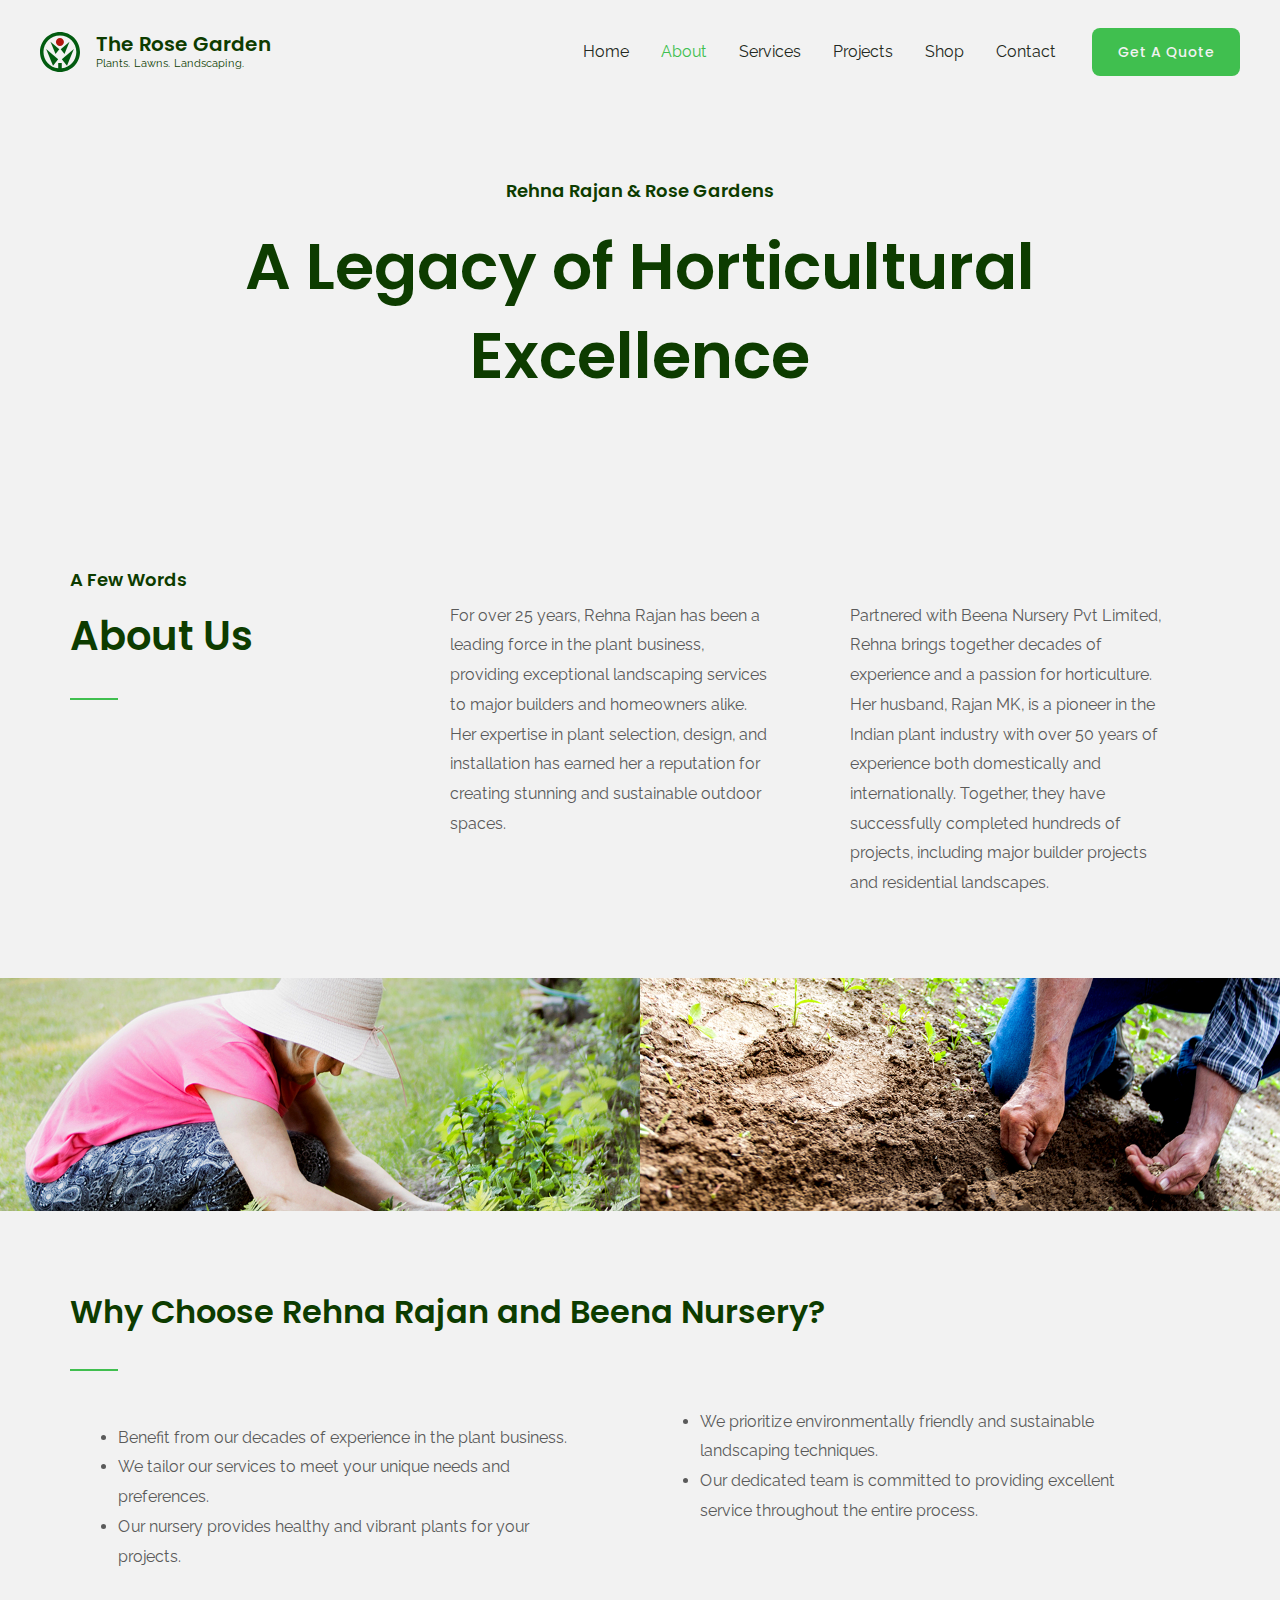
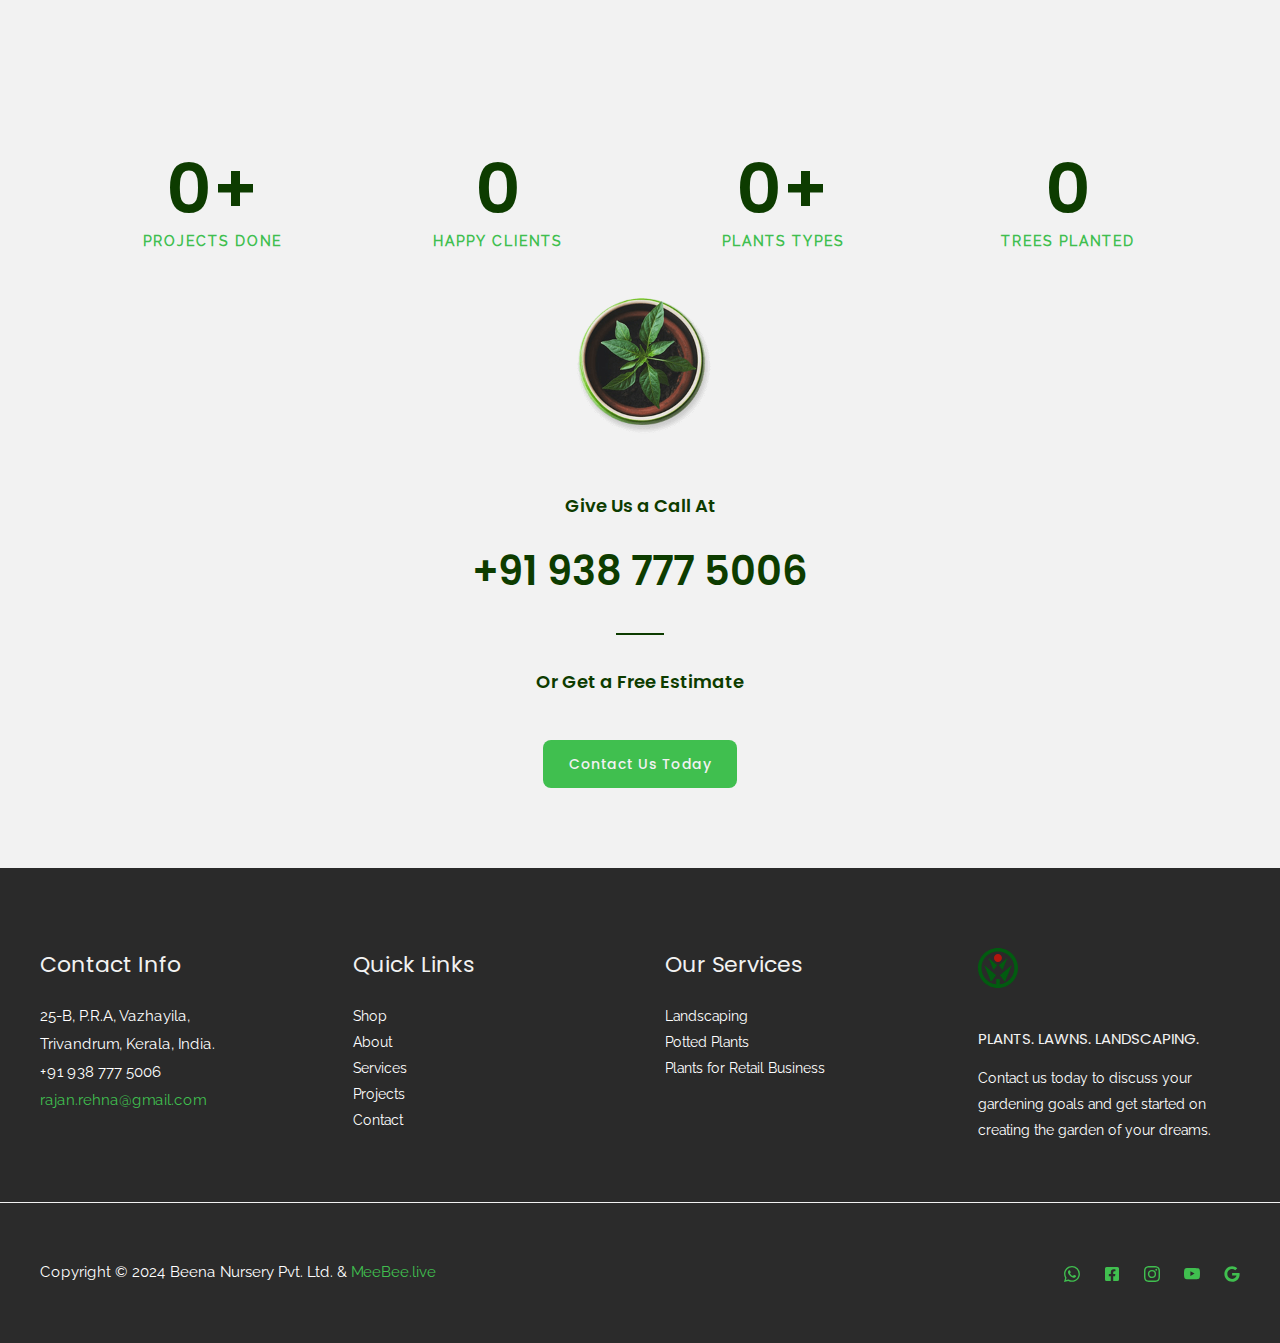
<file: about.html>
<!DOCTYPE html>
<html lang="en-US">
<head>
<meta charset="UTF-8">
<meta name="viewport" content="width=device-width, initial-scale=1">
<link rel="profile" href="https://gmpg.org/xfn/11">

<meta name="robots" content="noindex, nofollow" />

<title>About - The Rose Garden</title>
<meta property="og:locale" content="en_US" />
<meta property="og:type" content="article" />
<meta property="og:title" content="About - The Rose Garden" />
<meta property="og:description" content="A Few Words About Us Welcome A Few Words About Us Click edit button to change this text. Lorem ipsum dolor sit amet, consectetur adipiscing elit. Ut elit tellus, luctus nec ullamcorper mattis, pulvinar dapibus leo. Lorem ipsum dolor sit amet, consectetur adipisicing elit, sed do eiusmod tempor incididunt ut labore et dolore magna aliqua. Ut [&hellip;]" />
<meta property="og:url" content="./about/" />
<meta property="og:site_name" content="The Rose Garden" />
<meta property="article:modified_time" content="2023-11-22T02:05:21+00:00" />
<meta property="og:image" content="./wp-content/uploads/sites/277/2020/07/about-us-01.jpg" />
<meta name="twitter:card" content="summary_large_image" />
<meta name="twitter:label1" content="Est. reading time" />
<meta name="twitter:data1" content="2 minutes" />
<script type="application/ld+json" class="yoast-schema-graph">{"@context":"https://schema.org","@graph":[{"@type":"WebPage","@id":"./about/","url":"./about/","name":"About - The Rose Garden","isPartOf":{"@id":"./#website"},"primaryImageOfPage":{"@id":"./about/#primaryimage"},"image":{"@id":"./about/#primaryimage"},"thumbnailUrl":"./wp-content/uploads/sites/277/2020/07/about-us-01.jpg","datePublished":"2018-10-09T09:16:29+00:00","dateModified":"2023-11-22T02:05:21+00:00","breadcrumb":{"@id":"./about/#breadcrumb"},"inLanguage":"en-US","potentialAction":[{"@type":"ReadAction","target":["./about/"]}]},{"@type":"ImageObject","inLanguage":"en-US","@id":"./about/#primaryimage","url":"./wp-content/uploads/sites/277/2020/07/about-us-01.jpg","contentUrl":"./wp-content/uploads/sites/277/2020/07/about-us-01.jpg","width":960,"height":350},{"@type":"BreadcrumbList","@id":"./about/#breadcrumb","itemListElement":[{"@type":"ListItem","position":1,"name":"Home","item":"./"},{"@type":"ListItem","position":2,"name":"About"}]},{"@type":"WebSite","@id":"./#website","url":"./","name":"The Rose Garden","description":"Plants. Lawns. Landscaping.","publisher":{"@id":"./#organization"},"potentialAction":[{"@type":"SearchAction","target":{"@type":"EntryPoint","urlTemplate":"./?s={search_term_string}"},"query-input":"required name=search_term_string"}],"inLanguage":"en-US"},{"@type":"Organization","@id":"./#organization","name":"The Rose Garden","url":"./","logo":{"@type":"ImageObject","inLanguage":"en-US","@id":"./#/schema/logo/image/","url":"./wp-content/uploads/sites/277/2020/07/garden-maintenance-logo-1.svg","contentUrl":"./wp-content/uploads/sites/277/2020/07/garden-maintenance-logo-1.svg","width":100,"height":100,"caption":"The Rose Garden"},"image":{"@id":"./#/schema/logo/image/"}}]}</script>

<link rel="dns-prefetch" href="//fonts.googleapis.com" />
<link rel="alternate" type="application/rss+xml" title="The Rose Garden &raquo; Feed" href="./feed/" />
<link rel="alternate" type="application/rss+xml" title="The Rose Garden &raquo; Comments Feed" href="./comments/feed/" />
<script>
window._wpemojiSettings = {"baseUrl":"https:\/\/s.w.org\/images\/core\/emoji\/15.0.3\/72x72\/","ext":".png","svgUrl":"https:\/\/s.w.org\/images\/core\/emoji\/15.0.3\/svg\/","svgExt":".svg","source":{"concatemoji":"https:\/\/websitedemos.net\/garden-maintenance-02\/wp-includes\/js\/wp-emoji-release.min.js?ver=6.6.1"}};
/*! This file is auto-generated */
!function(i,n){var o,s,e;function c(e){try{var t={supportTests:e,timestamp:(new Date).valueOf()};sessionStorage.setItem(o,JSON.stringify(t))}catch(e){}}function p(e,t,n){e.clearRect(0,0,e.canvas.width,e.canvas.height),e.fillText(t,0,0);var t=new Uint32Array(e.getImageData(0,0,e.canvas.width,e.canvas.height).data),r=(e.clearRect(0,0,e.canvas.width,e.canvas.height),e.fillText(n,0,0),new Uint32Array(e.getImageData(0,0,e.canvas.width,e.canvas.height).data));return t.every(function(e,t){return e===r[t]})}function u(e,t,n){switch(t){case"flag":return n(e,"\ud83c\udff3\ufe0f\u200d\u26a7\ufe0f","\ud83c\udff3\ufe0f\u200b\u26a7\ufe0f")?!1:!n(e,"\ud83c\uddfa\ud83c\uddf3","\ud83c\uddfa\u200b\ud83c\uddf3")&&!n(e,"\ud83c\udff4\udb40\udc67\udb40\udc62\udb40\udc65\udb40\udc6e\udb40\udc67\udb40\udc7f","\ud83c\udff4\u200b\udb40\udc67\u200b\udb40\udc62\u200b\udb40\udc65\u200b\udb40\udc6e\u200b\udb40\udc67\u200b\udb40\udc7f");case"emoji":return!n(e,"\ud83d\udc26\u200d\u2b1b","\ud83d\udc26\u200b\u2b1b")}return!1}function f(e,t,n){var r="undefined"!=typeof WorkerGlobalScope&&self instanceof WorkerGlobalScope?new OffscreenCanvas(300,150):i.createElement("canvas"),a=r.getContext("2d",{willReadFrequently:!0}),o=(a.textBaseline="top",a.font="600 32px Arial",{});return e.forEach(function(e){o[e]=t(a,e,n)}),o}function t(e){var t=i.createElement("script");t.src=e,t.defer=!0,i.head.appendChild(t)}"undefined"!=typeof Promise&&(o="wpEmojiSettingsSupports",s=["flag","emoji"],n.supports={everything:!0,everythingExceptFlag:!0},e=new Promise(function(e){i.addEventListener("DOMContentLoaded",e,{once:!0})}),new Promise(function(t){var n=function(){try{var e=JSON.parse(sessionStorage.getItem(o));if("object"==typeof e&&"number"==typeof e.timestamp&&(new Date).valueOf()<e.timestamp+604800&&"object"==typeof e.supportTests)return e.supportTests}catch(e){}return null}();if(!n){if("undefined"!=typeof Worker&&"undefined"!=typeof OffscreenCanvas&&"undefined"!=typeof URL&&URL.createObjectURL&&"undefined"!=typeof Blob)try{var e="postMessage("+f.toString()+"("+[JSON.stringify(s),u.toString(),p.toString()].join(",")+"));",r=new Blob([e],{type:"text/javascript"}),a=new Worker(URL.createObjectURL(r),{name:"wpTestEmojiSupports"});return void(a.onmessage=function(e){c(n=e.data),a.terminate(),t(n)})}catch(e){}c(n=f(s,u,p))}t(n)}).then(function(e){for(var t in e)n.supports[t]=e[t],n.supports.everything=n.supports.everything&&n.supports[t],"flag"!==t&&(n.supports.everythingExceptFlag=n.supports.everythingExceptFlag&&n.supports[t]);n.supports.everythingExceptFlag=n.supports.everythingExceptFlag&&!n.supports.flag,n.DOMReady=!1,n.readyCallback=function(){n.DOMReady=!0}}).then(function(){return e}).then(function(){var e;n.supports.everything||(n.readyCallback(),(e=n.source||{}).concatemoji?t(e.concatemoji):e.wpemoji&&e.twemoji&&(t(e.twemoji),t(e.wpemoji)))}))}((window,document),window._wpemojiSettings);
</script>
<link rel="stylesheet" id="astra-theme-css-css" href="./wp-content/themes/astra/assets/css/minified/main.min.css?ver=4.7.3" media="all" />
<style id="astra-theme-css-inline-css">
:root{--ast-post-nav-space:0;--ast-container-default-xlg-padding:6.67em;--ast-container-default-lg-padding:5.67em;--ast-container-default-slg-padding:4.34em;--ast-container-default-md-padding:3.34em;--ast-container-default-sm-padding:6.67em;--ast-container-default-xs-padding:2.4em;--ast-container-default-xxs-padding:1.4em;--ast-code-block-background:#EEEEEE;--ast-comment-inputs-background:#FAFAFA;--ast-normal-container-width:1200px;--ast-narrow-container-width:750px;--ast-blog-title-font-weight:normal;--ast-blog-meta-weight:inherit;}html{font-size:100%;}a,.page-title{color:var(--ast-global-color-0);}a:hover,a:focus{color:var(--ast-global-color-1);}body,button,input,select,textarea,.ast-button,.ast-custom-button{font-family:'Raleway',sans-serif;font-weight:400;font-size:16px;font-size:1rem;}blockquote{color:var(--ast-global-color-3);}p,.entry-content p{margin-bottom:1em;}h1,.entry-content h1,h2,.entry-content h2,h3,.entry-content h3,h4,.entry-content h4,h5,.entry-content h5,h6,.entry-content h6,.site-title,.site-title a{font-family:'Poppins',sans-serif;font-weight:600;}.ast-site-identity .site-title a{color:var(--ast-global-color-2);}.ast-site-identity .site-description{color:var(--ast-global-color-3);}.site-title{font-size:20px;font-size:1.25rem;display:block;}header .custom-logo-link img{max-width:40px;}.astra-logo-svg{width:40px;}.site-header .site-description{font-size:11px;font-size:0.6875rem;display:block;}.entry-title{font-size:30px;font-size:1.875rem;}.archive .ast-article-post .ast-article-inner,.blog .ast-article-post .ast-article-inner,.archive .ast-article-post .ast-article-inner:hover,.blog .ast-article-post .ast-article-inner:hover{overflow:hidden;}h1,.entry-content h1{font-size:64px;font-size:4rem;font-family:'Poppins',sans-serif;line-height:1.4em;}h2,.entry-content h2{font-size:40px;font-size:2.5rem;font-family:'Poppins',sans-serif;line-height:1.3em;}h3,.entry-content h3{font-size:32px;font-size:2rem;font-family:'Poppins',sans-serif;line-height:1.3em;}h4,.entry-content h4{font-size:22px;font-size:1.375rem;line-height:1.2em;font-family:'Poppins',sans-serif;}h5,.entry-content h5{font-size:18px;font-size:1.125rem;line-height:1.2em;font-family:'Poppins',sans-serif;}h6,.entry-content h6{font-size:14px;font-size:0.875rem;line-height:1.25em;font-family:'Poppins',sans-serif;}::selection{background-color:var(--ast-global-color-0);color:#000000;}body,h1,.entry-title a,.entry-content h1,h2,.entry-content h2,h3,.entry-content h3,h4,.entry-content h4,h5,.entry-content h5,h6,.entry-content h6{color:var(--ast-global-color-3);}.tagcloud a:hover,.tagcloud a:focus,.tagcloud a.current-item{color:#000000;border-color:var(--ast-global-color-0);background-color:var(--ast-global-color-0);}input:focus,input[type="text"]:focus,input[type="email"]:focus,input[type="url"]:focus,input[type="password"]:focus,input[type="reset"]:focus,input[type="search"]:focus,textarea:focus{border-color:var(--ast-global-color-0);}input[type="radio"]:checked,input[type=reset],input[type="checkbox"]:checked,input[type="checkbox"]:hover:checked,input[type="checkbox"]:focus:checked,input[type=range]::-webkit-slider-thumb{border-color:var(--ast-global-color-0);background-color:var(--ast-global-color-0);box-shadow:none;}.site-footer a:hover + .post-count,.site-footer a:focus + .post-count{background:var(--ast-global-color-0);border-color:var(--ast-global-color-0);}.single .nav-links .nav-previous,.single .nav-links .nav-next{color:var(--ast-global-color-0);}.entry-meta,.entry-meta *{line-height:1.45;color:var(--ast-global-color-0);}.entry-meta a:not(.ast-button):hover,.entry-meta a:not(.ast-button):hover *,.entry-meta a:not(.ast-button):focus,.entry-meta a:not(.ast-button):focus *,.page-links > .page-link,.page-links .page-link:hover,.post-navigation a:hover{color:var(--ast-global-color-1);}#cat option,.secondary .calendar_wrap thead a,.secondary .calendar_wrap thead a:visited{color:var(--ast-global-color-0);}.secondary .calendar_wrap #today,.ast-progress-val span{background:var(--ast-global-color-0);}.secondary a:hover + .post-count,.secondary a:focus + .post-count{background:var(--ast-global-color-0);border-color:var(--ast-global-color-0);}.calendar_wrap #today > a{color:#000000;}.page-links .page-link,.single .post-navigation a{color:var(--ast-global-color-0);}.ast-header-break-point .main-header-bar .ast-button-wrap .menu-toggle{border-radius:100px;}.ast-search-menu-icon .search-form button.search-submit{padding:0 4px;}.ast-search-menu-icon form.search-form{padding-right:0;}.ast-search-menu-icon.slide-search input.search-field{width:0;}.ast-header-search .ast-search-menu-icon.ast-dropdown-active .search-form,.ast-header-search .ast-search-menu-icon.ast-dropdown-active .search-field:focus{transition:all 0.2s;}.search-form input.search-field:focus{outline:none;}.wp-block-latest-posts > li > a{color:var(--ast-global-color-2);}.widget-title,.widget .wp-block-heading{font-size:22px;font-size:1.375rem;color:var(--ast-global-color-3);}.ast-search-menu-icon.slide-search a:focus-visible:focus-visible,.astra-search-icon:focus-visible,#close:focus-visible,a:focus-visible,.ast-menu-toggle:focus-visible,.site .skip-link:focus-visible,.wp-block-loginout input:focus-visible,.wp-block-search.wp-block-search__button-inside .wp-block-search__inside-wrapper,.ast-header-navigation-arrow:focus-visible,.woocommerce .wc-proceed-to-checkout > .checkout-button:focus-visible,.woocommerce .woocommerce-MyAccount-navigation ul li a:focus-visible,.ast-orders-table__row .ast-orders-table__cell:focus-visible,.woocommerce .woocommerce-order-details .order-again > .button:focus-visible,.woocommerce .woocommerce-message a.button.wc-forward:focus-visible,.woocommerce #minus_qty:focus-visible,.woocommerce #plus_qty:focus-visible,a#ast-apply-coupon:focus-visible,.woocommerce .woocommerce-info a:focus-visible,.woocommerce .astra-shop-summary-wrap a:focus-visible,.woocommerce a.wc-forward:focus-visible,#ast-apply-coupon:focus-visible,.woocommerce-js .woocommerce-mini-cart-item a.remove:focus-visible,#close:focus-visible,.button.search-submit:focus-visible,#search_submit:focus,.normal-search:focus-visible,.ast-header-account-wrap:focus-visible{outline-style:dotted;outline-color:inherit;outline-width:thin;}input:focus,input[type="text"]:focus,input[type="email"]:focus,input[type="url"]:focus,input[type="password"]:focus,input[type="reset"]:focus,input[type="search"]:focus,input[type="number"]:focus,textarea:focus,.wp-block-search__input:focus,[data-section="section-header-mobile-trigger"] .ast-button-wrap .ast-mobile-menu-trigger-minimal:focus,.ast-mobile-popup-drawer.active .menu-toggle-close:focus,.woocommerce-ordering select.orderby:focus,#ast-scroll-top:focus,#coupon_code:focus,.woocommerce-page #comment:focus,.woocommerce #reviews #respond input#submit:focus,.woocommerce a.add_to_cart_button:focus,.woocommerce .button.single_add_to_cart_button:focus,.woocommerce .woocommerce-cart-form button:focus,.woocommerce .woocommerce-cart-form__cart-item .quantity .qty:focus,.woocommerce .woocommerce-billing-fields .woocommerce-billing-fields__field-wrapper .woocommerce-input-wrapper > .input-text:focus,.woocommerce #order_comments:focus,.woocommerce #place_order:focus,.woocommerce .woocommerce-address-fields .woocommerce-address-fields__field-wrapper .woocommerce-input-wrapper > .input-text:focus,.woocommerce .woocommerce-MyAccount-content form button:focus,.woocommerce .woocommerce-MyAccount-content .woocommerce-EditAccountForm .woocommerce-form-row .woocommerce-Input.input-text:focus,.woocommerce .ast-woocommerce-container .woocommerce-pagination ul.page-numbers li a:focus,body #content .woocommerce form .form-row .select2-container--default .select2-selection--single:focus,#ast-coupon-code:focus,.woocommerce.woocommerce-js .quantity input[type=number]:focus,.woocommerce-js .woocommerce-mini-cart-item .quantity input[type=number]:focus,.woocommerce p#ast-coupon-trigger:focus{border-style:dotted;border-color:inherit;border-width:thin;}input{outline:none;}.ast-logo-title-inline .site-logo-img{padding-right:1em;}.site-logo-img img{ transition:all 0.2s linear;}body .ast-oembed-container *{position:absolute;top:0;width:100%;height:100%;left:0;}body .wp-block-embed-pocket-casts .ast-oembed-container *{position:unset;}.ast-single-post-featured-section + article {margin-top: 2em;}.site-content .ast-single-post-featured-section img {width: 100%;overflow: hidden;object-fit: cover;}.site > .ast-single-related-posts-container {margin-top: 0;}@media (min-width: 922px) {.ast-desktop .ast-container--narrow {max-width: var(--ast-narrow-container-width);margin: 0 auto;}}.ast-page-builder-template .hentry {margin: 0;}.ast-page-builder-template .site-content > .ast-container {max-width: 100%;padding: 0;}.ast-page-builder-template .site .site-content #primary {padding: 0;margin: 0;}.ast-page-builder-template .no-results {text-align: center;margin: 4em auto;}.ast-page-builder-template .ast-pagination {padding: 2em;}.ast-page-builder-template .entry-header.ast-no-title.ast-no-thumbnail {margin-top: 0;}.ast-page-builder-template .entry-header.ast-header-without-markup {margin-top: 0;margin-bottom: 0;}.ast-page-builder-template .entry-header.ast-no-title.ast-no-meta {margin-bottom: 0;}.ast-page-builder-template.single .post-navigation {padding-bottom: 2em;}.ast-page-builder-template.single-post .site-content > .ast-container {max-width: 100%;}.ast-page-builder-template .entry-header {margin-top: 4em;margin-left: auto;margin-right: auto;padding-left: 20px;padding-right: 20px;}.single.ast-page-builder-template .entry-header {padding-left: 20px;padding-right: 20px;}.ast-page-builder-template .ast-archive-description {margin: 4em auto 0;padding-left: 20px;padding-right: 20px;}.ast-page-builder-template.ast-no-sidebar .entry-content .alignwide {margin-left: 0;margin-right: 0;}@media (max-width:921.9px){#ast-desktop-header{display:none;}}@media (min-width:922px){#ast-mobile-header{display:none;}}.wp-block-buttons.aligncenter{justify-content:center;}.wp-block-buttons .wp-block-button.is-style-outline .wp-block-button__link.wp-element-button,.ast-outline-button,.wp-block-uagb-buttons-child .uagb-buttons-repeater.ast-outline-button{border-color:var(--ast-global-color-0);border-top-width:2px;border-right-width:2px;border-bottom-width:2px;border-left-width:2px;font-family:'Poppins',sans-serif;font-weight:500;font-size:14px;font-size:0.875rem;line-height:1em;border-top-left-radius:8px;border-top-right-radius:8px;border-bottom-right-radius:8px;border-bottom-left-radius:8px;}.wp-block-button.is-style-outline .wp-block-button__link:hover,.wp-block-buttons .wp-block-button.is-style-outline .wp-block-button__link:focus,.wp-block-buttons .wp-block-button.is-style-outline > .wp-block-button__link:not(.has-text-color):hover,.wp-block-buttons .wp-block-button.wp-block-button__link.is-style-outline:not(.has-text-color):hover,.ast-outline-button:hover,.ast-outline-button:focus,.wp-block-uagb-buttons-child .uagb-buttons-repeater.ast-outline-button:hover,.wp-block-uagb-buttons-child .uagb-buttons-repeater.ast-outline-button:focus{background-color:var(--ast-global-color-5);}.wp-block-button .wp-block-button__link.wp-element-button.is-style-outline:not(.has-background),.wp-block-button.is-style-outline>.wp-block-button__link.wp-element-button:not(.has-background),.ast-outline-button{background-color:var(--ast-global-color-0);}.entry-content[ast-blocks-layout] > figure{margin-bottom:1em;}@media (max-width:921px){.ast-separate-container #primary,.ast-separate-container #secondary{padding:1.5em 0;}#primary,#secondary{padding:1.5em 0;margin:0;}.ast-left-sidebar #content > .ast-container{display:flex;flex-direction:column-reverse;width:100%;}.ast-separate-container .ast-article-post,.ast-separate-container .ast-article-single{padding:1.5em 2.14em;}.ast-author-box img.avatar{margin:20px 0 0 0;}}@media (min-width:922px){.ast-separate-container.ast-right-sidebar #primary,.ast-separate-container.ast-left-sidebar #primary{border:0;}.search-no-results.ast-separate-container #primary{margin-bottom:4em;}}.elementor-button-wrapper .elementor-button{border-style:solid;text-decoration:none;border-top-width:0;border-right-width:0;border-left-width:0;border-bottom-width:0;}body .elementor-button.elementor-size-sm,body .elementor-button.elementor-size-xs,body .elementor-button.elementor-size-md,body .elementor-button.elementor-size-lg,body .elementor-button.elementor-size-xl,body .elementor-button{border-top-left-radius:8px;border-top-right-radius:8px;border-bottom-right-radius:8px;border-bottom-left-radius:8px;padding-top:17px;padding-right:26px;padding-bottom:17px;padding-left:26px;}.elementor-button-wrapper .elementor-button{border-color:var(--ast-global-color-0);background-color:var(--ast-global-color-0);}.elementor-button-wrapper .elementor-button:hover,.elementor-button-wrapper .elementor-button:focus{color:var(--ast-global-color-4);background-color:var(--ast-global-color-5);border-color:var(--ast-global-color-5);}.wp-block-button .wp-block-button__link ,.elementor-button-wrapper .elementor-button,.elementor-button-wrapper .elementor-button:visited{color:var(--ast-global-color-4);}.elementor-button-wrapper .elementor-button{font-family:'Poppins',sans-serif;font-weight:500;font-size:14px;font-size:0.875rem;line-height:1em;text-transform:capitalize;letter-spacing:0.5px;}body .elementor-button.elementor-size-sm,body .elementor-button.elementor-size-xs,body .elementor-button.elementor-size-md,body .elementor-button.elementor-size-lg,body .elementor-button.elementor-size-xl,body .elementor-button{font-size:14px;font-size:0.875rem;}.wp-block-button .wp-block-button__link:hover,.wp-block-button .wp-block-button__link:focus{color:var(--ast-global-color-4);background-color:var(--ast-global-color-5);border-color:var(--ast-global-color-5);}.elementor-widget-heading h1.elementor-heading-title{line-height:1.4em;}.elementor-widget-heading h2.elementor-heading-title{line-height:1.3em;}.elementor-widget-heading h3.elementor-heading-title{line-height:1.3em;}.elementor-widget-heading h4.elementor-heading-title{line-height:1.2em;}.elementor-widget-heading h5.elementor-heading-title{line-height:1.2em;}.elementor-widget-heading h6.elementor-heading-title{line-height:1.25em;}.wp-block-button .wp-block-button__link,.wp-block-search .wp-block-search__button,body .wp-block-file .wp-block-file__button{border-color:var(--ast-global-color-0);background-color:var(--ast-global-color-0);color:var(--ast-global-color-4);font-family:'Poppins',sans-serif;font-weight:500;line-height:1em;text-transform:capitalize;letter-spacing:0.5px;font-size:14px;font-size:0.875rem;border-top-left-radius:8px;border-top-right-radius:8px;border-bottom-right-radius:8px;border-bottom-left-radius:8px;padding-top:17px;padding-right:26px;padding-bottom:17px;padding-left:26px;}.menu-toggle,button,.ast-button,.ast-custom-button,.button,input#submit,input[type="button"],input[type="submit"],input[type="reset"],form[CLASS*="wp-block-search__"].wp-block-search .wp-block-search__inside-wrapper .wp-block-search__button,body .wp-block-file .wp-block-file__button,.woocommerce-js a.button,.woocommerce button.button,.woocommerce .woocommerce-message a.button,.woocommerce #respond input#submit.alt,.woocommerce input.button.alt,.woocommerce input.button,.woocommerce input.button:disabled,.woocommerce input.button:disabled[disabled],.woocommerce input.button:disabled:hover,.woocommerce input.button:disabled[disabled]:hover,.woocommerce #respond input#submit,.woocommerce button.button.alt.disabled,.wc-block-grid__products .wc-block-grid__product .wp-block-button__link,.wc-block-grid__product-onsale,[CLASS*="wc-block"] button,.woocommerce-js .astra-cart-drawer .astra-cart-drawer-content .woocommerce-mini-cart__buttons .button:not(.checkout):not(.ast-continue-shopping),.woocommerce-js .astra-cart-drawer .astra-cart-drawer-content .woocommerce-mini-cart__buttons a.checkout,.woocommerce button.button.alt.disabled.wc-variation-selection-needed,[CLASS*="wc-block"] .wc-block-components-button{border-style:solid;border-top-width:0;border-right-width:0;border-left-width:0;border-bottom-width:0;color:var(--ast-global-color-4);border-color:var(--ast-global-color-0);background-color:var(--ast-global-color-0);padding-top:17px;padding-right:26px;padding-bottom:17px;padding-left:26px;font-family:'Poppins',sans-serif;font-weight:500;font-size:14px;font-size:0.875rem;line-height:1em;text-transform:capitalize;letter-spacing:0.5px;border-top-left-radius:8px;border-top-right-radius:8px;border-bottom-right-radius:8px;border-bottom-left-radius:8px;}button:focus,.menu-toggle:hover,button:hover,.ast-button:hover,.ast-custom-button:hover .button:hover,.ast-custom-button:hover ,input[type=reset]:hover,input[type=reset]:focus,input#submit:hover,input#submit:focus,input[type="button"]:hover,input[type="button"]:focus,input[type="submit"]:hover,input[type="submit"]:focus,form[CLASS*="wp-block-search__"].wp-block-search .wp-block-search__inside-wrapper .wp-block-search__button:hover,form[CLASS*="wp-block-search__"].wp-block-search .wp-block-search__inside-wrapper .wp-block-search__button:focus,body .wp-block-file .wp-block-file__button:hover,body .wp-block-file .wp-block-file__button:focus,.woocommerce-js a.button:hover,.woocommerce button.button:hover,.woocommerce .woocommerce-message a.button:hover,.woocommerce #respond input#submit:hover,.woocommerce #respond input#submit.alt:hover,.woocommerce input.button.alt:hover,.woocommerce input.button:hover,.woocommerce button.button.alt.disabled:hover,.wc-block-grid__products .wc-block-grid__product .wp-block-button__link:hover,[CLASS*="wc-block"] button:hover,.woocommerce-js .astra-cart-drawer .astra-cart-drawer-content .woocommerce-mini-cart__buttons .button:not(.checkout):not(.ast-continue-shopping):hover,.woocommerce-js .astra-cart-drawer .astra-cart-drawer-content .woocommerce-mini-cart__buttons a.checkout:hover,.woocommerce button.button.alt.disabled.wc-variation-selection-needed:hover,[CLASS*="wc-block"] .wc-block-components-button:hover,[CLASS*="wc-block"] .wc-block-components-button:focus{color:var(--ast-global-color-4);background-color:var(--ast-global-color-5);border-color:var(--ast-global-color-5);}@media (max-width:921px){.ast-mobile-header-stack .main-header-bar .ast-search-menu-icon{display:inline-block;}.ast-header-break-point.ast-header-custom-item-outside .ast-mobile-header-stack .main-header-bar .ast-search-icon{margin:0;}.ast-comment-avatar-wrap img{max-width:2.5em;}.ast-comment-meta{padding:0 1.8888em 1.3333em;}.ast-separate-container .ast-comment-list li.depth-1{padding:1.5em 2.14em;}.ast-separate-container .comment-respond{padding:2em 2.14em;}}@media (min-width:544px){.ast-container{max-width:100%;}}@media (max-width:544px){.ast-separate-container .ast-article-post,.ast-separate-container .ast-article-single,.ast-separate-container .comments-title,.ast-separate-container .ast-archive-description{padding:1.5em 1em;}.ast-separate-container #content .ast-container{padding-left:0.54em;padding-right:0.54em;}.ast-separate-container .ast-comment-list .bypostauthor{padding:.5em;}.ast-search-menu-icon.ast-dropdown-active .search-field{width:170px;}} #ast-mobile-header .ast-site-header-cart-li a{pointer-events:none;} #ast-desktop-header .ast-site-header-cart-li a{pointer-events:none;}body,.ast-separate-container{background-color:var(--ast-global-color-4);background-image:none;}@media (max-width:921px){.site-title{font-size:18px;font-size:1.125rem;display:block;}.site-header .site-description{font-size:12px;font-size:0.75rem;display:block;}h1,.entry-content h1{font-size:48px;}h2,.entry-content h2{font-size:32px;}h3,.entry-content h3{font-size:24px;}h4,.entry-content h4{font-size:20px;font-size:1.25rem;}h5,.entry-content h5{font-size:16px;font-size:1rem;}h6,.entry-content h6{font-size:13px;font-size:0.8125rem;}.astra-logo-svg{width:40px;}header .custom-logo-link img,.ast-header-break-point .site-logo-img .custom-mobile-logo-link img{max-width:40px;}}@media (max-width:544px){.site-title{font-size:16px;font-size:1rem;display:block;}.site-header .site-description{font-size:11px;font-size:0.6875rem;display:block;}h1,.entry-content h1{font-size:40px;}h2,.entry-content h2{font-size:28px;}h3,.entry-content h3{font-size:24px;}h4,.entry-content h4{font-size:20px;font-size:1.25rem;}h5,.entry-content h5{font-size:16px;font-size:1rem;}h6,.entry-content h6{font-size:13px;font-size:0.8125rem;}header .custom-logo-link img,.ast-header-break-point .site-branding img,.ast-header-break-point .custom-logo-link img{max-width:32px;}.astra-logo-svg{width:32px;}.ast-header-break-point .site-logo-img .custom-mobile-logo-link img{max-width:32px;}}@media (max-width:921px){html{font-size:91.2%;}}@media (max-width:544px){html{font-size:91.2%;}}@media (min-width:922px){.ast-container{max-width:1240px;}}@media (min-width:922px){.site-content .ast-container{display:flex;}}@media (max-width:921px){.site-content .ast-container{flex-direction:column;}}@media (min-width:922px){.main-header-menu .sub-menu .menu-item.ast-left-align-sub-menu:hover > .sub-menu,.main-header-menu .sub-menu .menu-item.ast-left-align-sub-menu.focus > .sub-menu{margin-left:-0px;}}.ast-theme-transparent-header [data-section="section-header-mobile-trigger"] .ast-button-wrap .ast-mobile-menu-trigger-outline{background:transparent;}.site .comments-area{padding-bottom:3em;}.wp-block-file {display: flex;align-items: center;flex-wrap: wrap;justify-content: space-between;}.wp-block-pullquote {border: none;}.wp-block-pullquote blockquote::before {content: "\201D";font-family: "Helvetica",sans-serif;display: flex;transform: rotate( 180deg );font-size: 6rem;font-style: normal;line-height: 1;font-weight: bold;align-items: center;justify-content: center;}.has-text-align-right > blockquote::before {justify-content: flex-start;}.has-text-align-left > blockquote::before {justify-content: flex-end;}figure.wp-block-pullquote.is-style-solid-color blockquote {max-width: 100%;text-align: inherit;}html body {--wp--custom--ast-default-block-top-padding: 3em;--wp--custom--ast-default-block-right-padding: 3em;--wp--custom--ast-default-block-bottom-padding: 3em;--wp--custom--ast-default-block-left-padding: 3em;--wp--custom--ast-container-width: 1200px;--wp--custom--ast-content-width-size: 1200px;--wp--custom--ast-wide-width-size: calc(1200px + var(--wp--custom--ast-default-block-left-padding) + var(--wp--custom--ast-default-block-right-padding));}.ast-narrow-container {--wp--custom--ast-content-width-size: 750px;--wp--custom--ast-wide-width-size: 750px;}@media(max-width: 921px) {html body {--wp--custom--ast-default-block-top-padding: 3em;--wp--custom--ast-default-block-right-padding: 2em;--wp--custom--ast-default-block-bottom-padding: 3em;--wp--custom--ast-default-block-left-padding: 2em;}}@media(max-width: 544px) {html body {--wp--custom--ast-default-block-top-padding: 3em;--wp--custom--ast-default-block-right-padding: 1.5em;--wp--custom--ast-default-block-bottom-padding: 3em;--wp--custom--ast-default-block-left-padding: 1.5em;}}.entry-content > .wp-block-group,.entry-content > .wp-block-cover,.entry-content > .wp-block-columns {padding-top: var(--wp--custom--ast-default-block-top-padding);padding-right: var(--wp--custom--ast-default-block-right-padding);padding-bottom: var(--wp--custom--ast-default-block-bottom-padding);padding-left: var(--wp--custom--ast-default-block-left-padding);}.ast-plain-container.ast-no-sidebar .entry-content > .alignfull,.ast-page-builder-template .ast-no-sidebar .entry-content > .alignfull {margin-left: calc( -50vw + 50%);margin-right: calc( -50vw + 50%);max-width: 100vw;width: 100vw;}.ast-plain-container.ast-no-sidebar .entry-content .alignfull .alignfull,.ast-page-builder-template.ast-no-sidebar .entry-content .alignfull .alignfull,.ast-plain-container.ast-no-sidebar .entry-content .alignfull .alignwide,.ast-page-builder-template.ast-no-sidebar .entry-content .alignfull .alignwide,.ast-plain-container.ast-no-sidebar .entry-content .alignwide .alignfull,.ast-page-builder-template.ast-no-sidebar .entry-content .alignwide .alignfull,.ast-plain-container.ast-no-sidebar .entry-content .alignwide .alignwide,.ast-page-builder-template.ast-no-sidebar .entry-content .alignwide .alignwide,.ast-plain-container.ast-no-sidebar .entry-content .wp-block-column .alignfull,.ast-page-builder-template.ast-no-sidebar .entry-content .wp-block-column .alignfull,.ast-plain-container.ast-no-sidebar .entry-content .wp-block-column .alignwide,.ast-page-builder-template.ast-no-sidebar .entry-content .wp-block-column .alignwide {margin-left: auto;margin-right: auto;width: 100%;}[ast-blocks-layout] .wp-block-separator:not(.is-style-dots) {height: 0;}[ast-blocks-layout] .wp-block-separator {margin: 20px auto;}[ast-blocks-layout] .wp-block-separator:not(.is-style-wide):not(.is-style-dots) {max-width: 100px;}[ast-blocks-layout] .wp-block-separator.has-background {padding: 0;}.entry-content[ast-blocks-layout] > * {max-width: var(--wp--custom--ast-content-width-size);margin-left: auto;margin-right: auto;}.entry-content[ast-blocks-layout] > .alignwide {max-width: var(--wp--custom--ast-wide-width-size);}.entry-content[ast-blocks-layout] .alignfull {max-width: none;}.entry-content .wp-block-columns {margin-bottom: 0;}blockquote {margin: 1.5em;border-color: rgba(0,0,0,0.05);}.wp-block-quote:not(.has-text-align-right):not(.has-text-align-center) {border-left: 5px solid rgba(0,0,0,0.05);}.has-text-align-right > blockquote,blockquote.has-text-align-right {border-right: 5px solid rgba(0,0,0,0.05);}.has-text-align-left > blockquote,blockquote.has-text-align-left {border-left: 5px solid rgba(0,0,0,0.05);}.wp-block-site-tagline,.wp-block-latest-posts .read-more {margin-top: 15px;}.wp-block-loginout p label {display: block;}.wp-block-loginout p:not(.login-remember):not(.login-submit) input {width: 100%;}.wp-block-loginout input:focus {border-color: transparent;}.wp-block-loginout input:focus {outline: thin dotted;}.entry-content .wp-block-media-text .wp-block-media-text__content {padding: 0 0 0 8%;}.entry-content .wp-block-media-text.has-media-on-the-right .wp-block-media-text__content {padding: 0 8% 0 0;}.entry-content .wp-block-media-text.has-background .wp-block-media-text__content {padding: 8%;}.entry-content .wp-block-cover:not([class*="background-color"]) .wp-block-cover__inner-container,.entry-content .wp-block-cover:not([class*="background-color"]) .wp-block-cover-image-text,.entry-content .wp-block-cover:not([class*="background-color"]) .wp-block-cover-text,.entry-content .wp-block-cover-image:not([class*="background-color"]) .wp-block-cover__inner-container,.entry-content .wp-block-cover-image:not([class*="background-color"]) .wp-block-cover-image-text,.entry-content .wp-block-cover-image:not([class*="background-color"]) .wp-block-cover-text {color: var(--ast-global-color-5);}.wp-block-loginout .login-remember input {width: 1.1rem;height: 1.1rem;margin: 0 5px 4px 0;vertical-align: middle;}.wp-block-latest-posts > li > *:first-child,.wp-block-latest-posts:not(.is-grid) > li:first-child {margin-top: 0;}.entry-content .wp-block-buttons,.entry-content .wp-block-uagb-buttons {margin-bottom: 1.5em;}.wp-block-search__inside-wrapper .wp-block-search__input {padding: 0 10px;color: var(--ast-global-color-3);background: var(--ast-global-color-5);border-color: var(--ast-border-color);}.wp-block-latest-posts .read-more {margin-bottom: 1.5em;}.wp-block-search__no-button .wp-block-search__inside-wrapper .wp-block-search__input {padding-top: 5px;padding-bottom: 5px;}.wp-block-latest-posts .wp-block-latest-posts__post-date,.wp-block-latest-posts .wp-block-latest-posts__post-author {font-size: 1rem;}.wp-block-latest-posts > li > *,.wp-block-latest-posts:not(.is-grid) > li {margin-top: 12px;margin-bottom: 12px;}.ast-page-builder-template .entry-content[ast-blocks-layout] > *,.ast-page-builder-template .entry-content[ast-blocks-layout] > .alignfull > * {max-width: none;}.ast-page-builder-template .entry-content[ast-blocks-layout] > .alignwide > * {max-width: var(--wp--custom--ast-wide-width-size);}.ast-page-builder-template .entry-content[ast-blocks-layout] > .inherit-container-width > *,.ast-page-builder-template .entry-content[ast-blocks-layout] > * > *,.entry-content[ast-blocks-layout] > .wp-block-cover .wp-block-cover__inner-container {max-width: var(--wp--custom--ast-content-width-size);margin-left: auto;margin-right: auto;}.entry-content[ast-blocks-layout] .wp-block-cover:not(.alignleft):not(.alignright) {width: auto;}@media(max-width: 1200px) {.ast-separate-container .entry-content > .alignfull,.ast-separate-container .entry-content[ast-blocks-layout] > .alignwide,.ast-plain-container .entry-content[ast-blocks-layout] > .alignwide,.ast-plain-container .entry-content .alignfull {margin-left: calc(-1 * min(var(--ast-container-default-xlg-padding),20px)) ;margin-right: calc(-1 * min(var(--ast-container-default-xlg-padding),20px));}}@media(min-width: 1201px) {.ast-separate-container .entry-content > .alignfull {margin-left: calc(-1 * var(--ast-container-default-xlg-padding) );margin-right: calc(-1 * var(--ast-container-default-xlg-padding) );}.ast-separate-container .entry-content[ast-blocks-layout] > .alignwide,.ast-plain-container .entry-content[ast-blocks-layout] > .alignwide {margin-left: calc(-1 * var(--wp--custom--ast-default-block-left-padding) );margin-right: calc(-1 * var(--wp--custom--ast-default-block-right-padding) );}}@media(min-width: 921px) {.ast-separate-container .entry-content .wp-block-group.alignwide:not(.inherit-container-width) > :where(:not(.alignleft):not(.alignright)),.ast-plain-container .entry-content .wp-block-group.alignwide:not(.inherit-container-width) > :where(:not(.alignleft):not(.alignright)) {max-width: calc( var(--wp--custom--ast-content-width-size) + 80px );}.ast-plain-container.ast-right-sidebar .entry-content[ast-blocks-layout] .alignfull,.ast-plain-container.ast-left-sidebar .entry-content[ast-blocks-layout] .alignfull {margin-left: -60px;margin-right: -60px;}}@media(min-width: 544px) {.entry-content > .alignleft {margin-right: 20px;}.entry-content > .alignright {margin-left: 20px;}}@media (max-width:544px){.wp-block-columns .wp-block-column:not(:last-child){margin-bottom:20px;}.wp-block-latest-posts{margin:0;}}@media( max-width: 600px ) {.entry-content .wp-block-media-text .wp-block-media-text__content,.entry-content .wp-block-media-text.has-media-on-the-right .wp-block-media-text__content {padding: 8% 0 0;}.entry-content .wp-block-media-text.has-background .wp-block-media-text__content {padding: 8%;}}.ast-page-builder-template .entry-header {padding-left: 0;}.ast-narrow-container .site-content .wp-block-uagb-image--align-full .wp-block-uagb-image__figure {max-width: 100%;margin-left: auto;margin-right: auto;}:root .has-ast-global-color-0-color{color:var(--ast-global-color-0);}:root .has-ast-global-color-0-background-color{background-color:var(--ast-global-color-0);}:root .wp-block-button .has-ast-global-color-0-color{color:var(--ast-global-color-0);}:root .wp-block-button .has-ast-global-color-0-background-color{background-color:var(--ast-global-color-0);}:root .has-ast-global-color-1-color{color:var(--ast-global-color-1);}:root .has-ast-global-color-1-background-color{background-color:var(--ast-global-color-1);}:root .wp-block-button .has-ast-global-color-1-color{color:var(--ast-global-color-1);}:root .wp-block-button .has-ast-global-color-1-background-color{background-color:var(--ast-global-color-1);}:root .has-ast-global-color-2-color{color:var(--ast-global-color-2);}:root .has-ast-global-color-2-background-color{background-color:var(--ast-global-color-2);}:root .wp-block-button .has-ast-global-color-2-color{color:var(--ast-global-color-2);}:root .wp-block-button .has-ast-global-color-2-background-color{background-color:var(--ast-global-color-2);}:root .has-ast-global-color-3-color{color:var(--ast-global-color-3);}:root .has-ast-global-color-3-background-color{background-color:var(--ast-global-color-3);}:root .wp-block-button .has-ast-global-color-3-color{color:var(--ast-global-color-3);}:root .wp-block-button .has-ast-global-color-3-background-color{background-color:var(--ast-global-color-3);}:root .has-ast-global-color-4-color{color:var(--ast-global-color-4);}:root .has-ast-global-color-4-background-color{background-color:var(--ast-global-color-4);}:root .wp-block-button .has-ast-global-color-4-color{color:var(--ast-global-color-4);}:root .wp-block-button .has-ast-global-color-4-background-color{background-color:var(--ast-global-color-4);}:root .has-ast-global-color-5-color{color:var(--ast-global-color-5);}:root .has-ast-global-color-5-background-color{background-color:var(--ast-global-color-5);}:root .wp-block-button .has-ast-global-color-5-color{color:var(--ast-global-color-5);}:root .wp-block-button .has-ast-global-color-5-background-color{background-color:var(--ast-global-color-5);}:root .has-ast-global-color-6-color{color:var(--ast-global-color-6);}:root .has-ast-global-color-6-background-color{background-color:var(--ast-global-color-6);}:root .wp-block-button .has-ast-global-color-6-color{color:var(--ast-global-color-6);}:root .wp-block-button .has-ast-global-color-6-background-color{background-color:var(--ast-global-color-6);}:root .has-ast-global-color-7-color{color:var(--ast-global-color-7);}:root .has-ast-global-color-7-background-color{background-color:var(--ast-global-color-7);}:root .wp-block-button .has-ast-global-color-7-color{color:var(--ast-global-color-7);}:root .wp-block-button .has-ast-global-color-7-background-color{background-color:var(--ast-global-color-7);}:root .has-ast-global-color-8-color{color:var(--ast-global-color-8);}:root .has-ast-global-color-8-background-color{background-color:var(--ast-global-color-8);}:root .wp-block-button .has-ast-global-color-8-color{color:var(--ast-global-color-8);}:root .wp-block-button .has-ast-global-color-8-background-color{background-color:var(--ast-global-color-8);}:root{--ast-global-color-0:#40bf4f;--ast-global-color-1:#0d3c00;--ast-global-color-2:#0d3c00;--ast-global-color-3:#5a5a5a;--ast-global-color-4:#f2f2f2;--ast-global-color-5:#ffffff;--ast-global-color-6:#f3f2ed;--ast-global-color-7:#222821;--ast-global-color-8:rgba(64,191,79,0.15);}:root {--ast-border-color : #dddddd;}.ast-single-entry-banner {-js-display: flex;display: flex;flex-direction: column;justify-content: center;text-align: center;position: relative;background: #eeeeee;}.ast-single-entry-banner[data-banner-layout="layout-1"] {max-width: 1200px;background: inherit;padding: 20px 0;}.ast-single-entry-banner[data-banner-width-type="custom"] {margin: 0 auto;width: 100%;}.ast-single-entry-banner + .site-content .entry-header {margin-bottom: 0;}.site .ast-author-avatar {--ast-author-avatar-size: ;}a.ast-underline-text {text-decoration: underline;}.ast-container > .ast-terms-link {position: relative;display: block;}a.ast-button.ast-badge-tax {padding: 4px 8px;border-radius: 3px;font-size: inherit;}header.entry-header .entry-title{font-size:30px;font-size:1.875rem;}header.entry-header > *:not(:last-child){margin-bottom:10px;}.ast-archive-entry-banner {-js-display: flex;display: flex;flex-direction: column;justify-content: center;text-align: center;position: relative;background: #eeeeee;}.ast-archive-entry-banner[data-banner-width-type="custom"] {margin: 0 auto;width: 100%;}.ast-archive-entry-banner[data-banner-layout="layout-1"] {background: inherit;padding: 20px 0;text-align: left;}body.archive .ast-archive-description{max-width:1200px;width:100%;text-align:left;padding-top:3em;padding-right:3em;padding-bottom:3em;padding-left:3em;}body.archive .ast-archive-description .ast-archive-title,body.archive .ast-archive-description .ast-archive-title *{font-size:40px;font-size:2.5rem;}body.archive .ast-archive-description > *:not(:last-child){margin-bottom:10px;}@media (max-width:921px){body.archive .ast-archive-description{text-align:left;}}@media (max-width:544px){body.archive .ast-archive-description{text-align:left;}}@media (min-width:921px){.ast-theme-transparent-header #masthead{position:absolute;left:0;right:0;}.ast-theme-transparent-header .main-header-bar,.ast-theme-transparent-header.ast-header-break-point .main-header-bar{background:none;}body.elementor-editor-active.ast-theme-transparent-header #masthead,.fl-builder-edit .ast-theme-transparent-header #masthead,body.vc_editor.ast-theme-transparent-header #masthead,body.brz-ed.ast-theme-transparent-header #masthead{z-index:0;}.ast-header-break-point.ast-replace-site-logo-transparent.ast-theme-transparent-header .custom-mobile-logo-link{display:none;}.ast-header-break-point.ast-replace-site-logo-transparent.ast-theme-transparent-header .transparent-custom-logo{display:inline-block;}.ast-theme-transparent-header .ast-above-header,.ast-theme-transparent-header .ast-above-header.ast-above-header-bar{background-image:none;background-color:transparent;}.ast-theme-transparent-header .ast-below-header,.ast-theme-transparent-header .ast-below-header.ast-below-header-bar{background-image:none;background-color:transparent;}}.ast-theme-transparent-header .site-title a,.ast-theme-transparent-header .site-title a:focus,.ast-theme-transparent-header .site-title a:hover,.ast-theme-transparent-header .site-title a:visited{color:var(--ast-global-color-2);}.ast-theme-transparent-header .site-header .site-description{color:var(--ast-global-color-2);}.ast-theme-transparent-header .ast-builder-menu .main-header-menu .menu-item .sub-menu .menu-link,.ast-theme-transparent-header .main-header-menu .menu-item .sub-menu .menu-link{background-color:transparent;}@media (max-width:921px){.ast-theme-transparent-header #masthead{position:absolute;left:0;right:0;}.ast-theme-transparent-header .main-header-bar,.ast-theme-transparent-header.ast-header-break-point .main-header-bar{background:none;}body.elementor-editor-active.ast-theme-transparent-header #masthead,.fl-builder-edit .ast-theme-transparent-header #masthead,body.vc_editor.ast-theme-transparent-header #masthead,body.brz-ed.ast-theme-transparent-header #masthead{z-index:0;}.ast-header-break-point.ast-replace-site-logo-transparent.ast-theme-transparent-header .custom-mobile-logo-link{display:none;}.ast-header-break-point.ast-replace-site-logo-transparent.ast-theme-transparent-header .transparent-custom-logo{display:inline-block;}.ast-theme-transparent-header .ast-above-header,.ast-theme-transparent-header .ast-above-header.ast-above-header-bar{background-image:none;background-color:transparent;}.ast-theme-transparent-header .ast-below-header,.ast-theme-transparent-header .ast-below-header.ast-below-header-bar{background-image:none;background-color:transparent;}}.ast-theme-transparent-header #ast-desktop-header > .ast-main-header-wrap > .main-header-bar,.ast-theme-transparent-header.ast-header-break-point #ast-mobile-header > .ast-main-header-wrap > .main-header-bar{border-bottom-width:0;border-bottom-style:solid;}.ast-breadcrumbs .trail-browse,.ast-breadcrumbs .trail-items,.ast-breadcrumbs .trail-items li{display:inline-block;margin:0;padding:0;border:none;background:inherit;text-indent:0;text-decoration:none;}.ast-breadcrumbs .trail-browse{font-size:inherit;font-style:inherit;font-weight:inherit;color:inherit;}.ast-breadcrumbs .trail-items{list-style:none;}.trail-items li::after{padding:0 0.3em;content:"\00bb";}.trail-items li:last-of-type::after{display:none;}h1,.entry-content h1,h2,.entry-content h2,h3,.entry-content h3,h4,.entry-content h4,h5,.entry-content h5,h6,.entry-content h6{color:var(--ast-global-color-2);}@media (max-width:921px){.ast-builder-grid-row-container.ast-builder-grid-row-tablet-3-firstrow .ast-builder-grid-row > *:first-child,.ast-builder-grid-row-container.ast-builder-grid-row-tablet-3-lastrow .ast-builder-grid-row > *:last-child{grid-column:1 / -1;}}@media (max-width:544px){.ast-builder-grid-row-container.ast-builder-grid-row-mobile-3-firstrow .ast-builder-grid-row > *:first-child,.ast-builder-grid-row-container.ast-builder-grid-row-mobile-3-lastrow .ast-builder-grid-row > *:last-child{grid-column:1 / -1;}}.ast-builder-layout-element[data-section="title_tagline"]{display:flex;}@media (max-width:921px){.ast-header-break-point .ast-builder-layout-element[data-section="title_tagline"]{display:flex;}}@media (max-width:544px){.ast-header-break-point .ast-builder-layout-element[data-section="title_tagline"]{display:flex;}}[data-section*="section-hb-button-"] .menu-link{display:none;}.ast-header-button-1[data-section*="section-hb-button-"] .ast-builder-button-wrap .ast-custom-button{line-height:1em;}.ast-header-button-1 .ast-custom-button{color:var(--ast-global-color-4);background:var(--ast-global-color-0);}.ast-header-button-1 .ast-custom-button:hover{color:rgba(255,255,255,0.75);background:var(--ast-global-color-0);}@media (max-width:921px){.ast-header-button-1[data-section*="section-hb-button-"] .ast-builder-button-wrap .ast-custom-button{margin-top:10px;margin-bottom:20px;margin-left:20px;margin-right:20px;}}.ast-header-button-1[data-section="section-hb-button-1"]{display:flex;}@media (max-width:921px){.ast-header-break-point .ast-header-button-1[data-section="section-hb-button-1"]{display:none;}}@media (max-width:544px){.ast-header-break-point .ast-header-button-1[data-section="section-hb-button-1"]{display:none;}}.ast-builder-menu-1{font-family:inherit;font-weight:inherit;}.ast-builder-menu-1 .menu-item > .menu-link{color:var(--ast-global-color-7);}.ast-builder-menu-1 .menu-item > .ast-menu-toggle{color:var(--ast-global-color-7);}.ast-builder-menu-1 .menu-item:hover > .menu-link,.ast-builder-menu-1 .inline-on-mobile .menu-item:hover > .ast-menu-toggle{color:var(--ast-global-color-0);}.ast-builder-menu-1 .menu-item:hover > .ast-menu-toggle{color:var(--ast-global-color-0);}.ast-builder-menu-1 .menu-item.current-menu-item > .menu-link,.ast-builder-menu-1 .inline-on-mobile .menu-item.current-menu-item > .ast-menu-toggle,.ast-builder-menu-1 .current-menu-ancestor > .menu-link{color:var(--ast-global-color-0);}.ast-builder-menu-1 .menu-item.current-menu-item > .ast-menu-toggle{color:var(--ast-global-color-0);}.ast-builder-menu-1 .sub-menu,.ast-builder-menu-1 .inline-on-mobile .sub-menu{border-top-width:0;border-bottom-width:0;border-right-width:0;border-left-width:0;border-color:#eaeaea;border-style:solid;}.ast-builder-menu-1 .main-header-menu > .menu-item > .sub-menu,.ast-builder-menu-1 .main-header-menu > .menu-item > .astra-full-megamenu-wrapper{margin-top:0;}.ast-desktop .ast-builder-menu-1 .main-header-menu > .menu-item > .sub-menu:before,.ast-desktop .ast-builder-menu-1 .main-header-menu > .menu-item > .astra-full-megamenu-wrapper:before{height:calc( 0px + 5px );}.ast-desktop .ast-builder-menu-1 .menu-item .sub-menu .menu-link{border-style:none;}@media (max-width:921px){.ast-header-break-point .ast-builder-menu-1 .menu-item.menu-item-has-children > .ast-menu-toggle{top:0;}.ast-builder-menu-1 .inline-on-mobile .menu-item.menu-item-has-children > .ast-menu-toggle{right:-15px;}.ast-builder-menu-1 .menu-item-has-children > .menu-link:after{content:unset;}.ast-builder-menu-1 .main-header-menu > .menu-item > .sub-menu,.ast-builder-menu-1 .main-header-menu > .menu-item > .astra-full-megamenu-wrapper{margin-top:0;}}@media (max-width:544px){.ast-header-break-point .ast-builder-menu-1 .menu-item.menu-item-has-children > .ast-menu-toggle{top:0;}.ast-builder-menu-1 .main-header-menu > .menu-item > .sub-menu,.ast-builder-menu-1 .main-header-menu > .menu-item > .astra-full-megamenu-wrapper{margin-top:0;}}.ast-builder-menu-1{display:flex;}@media (max-width:921px){.ast-header-break-point .ast-builder-menu-1{display:flex;}}@media (max-width:544px){.ast-header-break-point .ast-builder-menu-1{display:flex;}}.site-below-footer-wrap{padding-top:20px;padding-bottom:20px;}.site-below-footer-wrap[data-section="section-below-footer-builder"]{background-color:#2b2b2b;background-image:none;min-height:100px;border-style:solid;border-width:0px;border-top-width:1px;border-top-color:var(--ast-global-color-4);}.site-below-footer-wrap[data-section="section-below-footer-builder"] .ast-builder-grid-row{max-width:1200px;min-height:100px;margin-left:auto;margin-right:auto;}.site-below-footer-wrap[data-section="section-below-footer-builder"] .ast-builder-grid-row,.site-below-footer-wrap[data-section="section-below-footer-builder"] .site-footer-section{align-items:center;}.site-below-footer-wrap[data-section="section-below-footer-builder"].ast-footer-row-inline .site-footer-section{display:flex;margin-bottom:0;}.ast-builder-grid-row-2-equal .ast-builder-grid-row{grid-template-columns:repeat( 2,1fr );}@media (max-width:921px){.site-below-footer-wrap[data-section="section-below-footer-builder"].ast-footer-row-tablet-inline .site-footer-section{display:flex;margin-bottom:0;}.site-below-footer-wrap[data-section="section-below-footer-builder"].ast-footer-row-tablet-stack .site-footer-section{display:block;margin-bottom:10px;}.ast-builder-grid-row-container.ast-builder-grid-row-tablet-2-equal .ast-builder-grid-row{grid-template-columns:repeat( 2,1fr );}}@media (max-width:544px){.site-below-footer-wrap[data-section="section-below-footer-builder"].ast-footer-row-mobile-inline .site-footer-section{display:flex;margin-bottom:0;}.site-below-footer-wrap[data-section="section-below-footer-builder"].ast-footer-row-mobile-stack .site-footer-section{display:block;margin-bottom:10px;}.ast-builder-grid-row-container.ast-builder-grid-row-mobile-full .ast-builder-grid-row{grid-template-columns:1fr;}}@media (max-width:921px){.site-below-footer-wrap[data-section="section-below-footer-builder"]{padding-top:20px;padding-bottom:20px;padding-left:20px;padding-right:20px;}}.site-below-footer-wrap[data-section="section-below-footer-builder"]{display:grid;}@media (max-width:921px){.ast-header-break-point .site-below-footer-wrap[data-section="section-below-footer-builder"]{display:grid;}}@media (max-width:544px){.ast-header-break-point .site-below-footer-wrap[data-section="section-below-footer-builder"]{display:grid;}}.ast-footer-copyright{text-align:left;}.ast-footer-copyright {color:var(--ast-global-color-5);}@media (max-width:921px){.ast-footer-copyright{text-align:left;}}@media (max-width:544px){.ast-footer-copyright{text-align:center;}}.ast-footer-copyright {font-size:15px;font-size:0.9375rem;}.ast-footer-copyright.ast-builder-layout-element{display:flex;}@media (max-width:921px){.ast-header-break-point .ast-footer-copyright.ast-builder-layout-element{display:flex;}}@media (max-width:544px){.ast-header-break-point .ast-footer-copyright.ast-builder-layout-element{display:flex;}}.ast-social-stack-desktop .ast-builder-social-element,.ast-social-stack-tablet .ast-builder-social-element,.ast-social-stack-mobile .ast-builder-social-element {margin-top: 6px;margin-bottom: 6px;}.social-show-label-true .ast-builder-social-element {width: auto;padding: 0 0.4em;}[data-section^="section-fb-social-icons-"] .footer-social-inner-wrap {text-align: center;}.ast-footer-social-wrap {width: 100%;}.ast-footer-social-wrap .ast-builder-social-element:first-child {margin-left: 0;}.ast-footer-social-wrap .ast-builder-social-element:last-child {margin-right: 0;}.ast-header-social-wrap .ast-builder-social-element:first-child {margin-left: 0;}.ast-header-social-wrap .ast-builder-social-element:last-child {margin-right: 0;}.ast-builder-social-element {line-height: 1;color: #3a3a3a;background: transparent;vertical-align: middle;transition: all 0.01s;margin-left: 6px;margin-right: 6px;justify-content: center;align-items: center;}.ast-builder-social-element {line-height: 1;color: #3a3a3a;background: transparent;vertical-align: middle;transition: all 0.01s;margin-left: 6px;margin-right: 6px;justify-content: center;align-items: center;}.ast-builder-social-element .social-item-label {padding-left: 6px;}.ast-footer-social-1-wrap .ast-builder-social-element,.ast-footer-social-1-wrap .social-show-label-true .ast-builder-social-element{margin-left:10px;margin-right:10px;}.ast-footer-social-1-wrap .ast-builder-social-element svg{width:16px;height:16px;}.ast-footer-social-1-wrap .ast-social-color-type-custom svg{fill:var(--ast-global-color-0);}.ast-footer-social-1-wrap .ast-social-color-type-custom .ast-builder-social-element:hover{color:var(--ast-global-color-5);}.ast-footer-social-1-wrap .ast-social-color-type-custom .ast-builder-social-element:hover svg{fill:var(--ast-global-color-5);}.ast-footer-social-1-wrap .ast-social-color-type-custom .social-item-label{color:var(--ast-global-color-0);}.ast-footer-social-1-wrap .ast-builder-social-element:hover .social-item-label{color:var(--ast-global-color-5);}[data-section="section-fb-social-icons-1"] .footer-social-inner-wrap{text-align:right;}@media (max-width:921px){[data-section="section-fb-social-icons-1"] .footer-social-inner-wrap{text-align:right;}}@media (max-width:544px){[data-section="section-fb-social-icons-1"] .footer-social-inner-wrap{text-align:center;}}.ast-builder-layout-element[data-section="section-fb-social-icons-1"]{display:flex;}@media (max-width:921px){.ast-header-break-point .ast-builder-layout-element[data-section="section-fb-social-icons-1"]{display:flex;}}@media (max-width:544px){.ast-header-break-point .ast-builder-layout-element[data-section="section-fb-social-icons-1"]{display:flex;}}.site-footer{background-color:#222821;background-image:none;}.site-primary-footer-wrap{padding-top:45px;padding-bottom:45px;}.site-primary-footer-wrap[data-section="section-primary-footer-builder"]{background-color:#2a2a2a;background-image:none;}.site-primary-footer-wrap[data-section="section-primary-footer-builder"] .ast-builder-grid-row{max-width:1200px;margin-left:auto;margin-right:auto;}.site-primary-footer-wrap[data-section="section-primary-footer-builder"] .ast-builder-grid-row,.site-primary-footer-wrap[data-section="section-primary-footer-builder"] .site-footer-section{align-items:flex-start;}.site-primary-footer-wrap[data-section="section-primary-footer-builder"].ast-footer-row-inline .site-footer-section{display:flex;margin-bottom:0;}.ast-builder-grid-row-4-equal .ast-builder-grid-row{grid-template-columns:repeat( 4,1fr );}@media (max-width:921px){.site-primary-footer-wrap[data-section="section-primary-footer-builder"].ast-footer-row-tablet-inline .site-footer-section{display:flex;margin-bottom:0;}.site-primary-footer-wrap[data-section="section-primary-footer-builder"].ast-footer-row-tablet-stack .site-footer-section{display:block;margin-bottom:10px;}.ast-builder-grid-row-container.ast-builder-grid-row-tablet-full .ast-builder-grid-row{grid-template-columns:1fr;}}@media (max-width:544px){.site-primary-footer-wrap[data-section="section-primary-footer-builder"].ast-footer-row-mobile-inline .site-footer-section{display:flex;margin-bottom:0;}.site-primary-footer-wrap[data-section="section-primary-footer-builder"].ast-footer-row-mobile-stack .site-footer-section{display:block;margin-bottom:10px;}.ast-builder-grid-row-container.ast-builder-grid-row-mobile-full .ast-builder-grid-row{grid-template-columns:1fr;}}.site-primary-footer-wrap[data-section="section-primary-footer-builder"]{padding-top:80px;}@media (max-width:921px){.site-primary-footer-wrap[data-section="section-primary-footer-builder"]{padding-top:80px;padding-bottom:80px;padding-left:80px;padding-right:80px;}}@media (max-width:544px){.site-primary-footer-wrap[data-section="section-primary-footer-builder"]{padding-top:60px;padding-bottom:30px;padding-left:30px;padding-right:30px;}}.site-primary-footer-wrap[data-section="section-primary-footer-builder"]{display:grid;}@media (max-width:921px){.ast-header-break-point .site-primary-footer-wrap[data-section="section-primary-footer-builder"]{display:grid;}}@media (max-width:544px){.ast-header-break-point .site-primary-footer-wrap[data-section="section-primary-footer-builder"]{display:grid;}}.footer-widget-area[data-section="sidebar-widgets-footer-widget-1"].footer-widget-area-inner{text-align:left;}@media (max-width:921px){.footer-widget-area[data-section="sidebar-widgets-footer-widget-1"].footer-widget-area-inner{text-align:center;}}@media (max-width:544px){.footer-widget-area[data-section="sidebar-widgets-footer-widget-1"].footer-widget-area-inner{text-align:center;}}.footer-widget-area[data-section="sidebar-widgets-footer-widget-2"].footer-widget-area-inner{text-align:left;}@media (max-width:921px){.footer-widget-area[data-section="sidebar-widgets-footer-widget-2"].footer-widget-area-inner{text-align:center;}}@media (max-width:544px){.footer-widget-area[data-section="sidebar-widgets-footer-widget-2"].footer-widget-area-inner{text-align:center;}}.footer-widget-area[data-section="sidebar-widgets-footer-widget-3"].footer-widget-area-inner{text-align:left;}@media (max-width:921px){.footer-widget-area[data-section="sidebar-widgets-footer-widget-3"].footer-widget-area-inner{text-align:center;}}@media (max-width:544px){.footer-widget-area[data-section="sidebar-widgets-footer-widget-3"].footer-widget-area-inner{text-align:center;}}.footer-widget-area[data-section="sidebar-widgets-footer-widget-4"].footer-widget-area-inner{text-align:left;}@media (max-width:921px){.footer-widget-area[data-section="sidebar-widgets-footer-widget-4"].footer-widget-area-inner{text-align:center;}}@media (max-width:544px){.footer-widget-area[data-section="sidebar-widgets-footer-widget-4"].footer-widget-area-inner{text-align:center;}}.footer-widget-area[data-section="sidebar-widgets-footer-widget-1"].footer-widget-area-inner{color:var(--ast-global-color-5);font-size:15px;font-size:0.9375rem;}.footer-widget-area[data-section="sidebar-widgets-footer-widget-1"].footer-widget-area-inner a:hover{color:var(--ast-global-color-5);}.footer-widget-area[data-section="sidebar-widgets-footer-widget-1"] .widget-title,.footer-widget-area[data-section="sidebar-widgets-footer-widget-1"] h1,.footer-widget-area[data-section="sidebar-widgets-footer-widget-1"] .widget-area h1,.footer-widget-area[data-section="sidebar-widgets-footer-widget-1"] h2,.footer-widget-area[data-section="sidebar-widgets-footer-widget-1"] .widget-area h2,.footer-widget-area[data-section="sidebar-widgets-footer-widget-1"] h3,.footer-widget-area[data-section="sidebar-widgets-footer-widget-1"] .widget-area h3,.footer-widget-area[data-section="sidebar-widgets-footer-widget-1"] h4,.footer-widget-area[data-section="sidebar-widgets-footer-widget-1"] .widget-area h4,.footer-widget-area[data-section="sidebar-widgets-footer-widget-1"] h5,.footer-widget-area[data-section="sidebar-widgets-footer-widget-1"] .widget-area h5,.footer-widget-area[data-section="sidebar-widgets-footer-widget-1"] h6,.footer-widget-area[data-section="sidebar-widgets-footer-widget-1"] .widget-area h6{color:var(--ast-global-color-4);}.footer-widget-area[data-section="sidebar-widgets-footer-widget-1"]{display:block;}@media (max-width:921px){.ast-header-break-point .footer-widget-area[data-section="sidebar-widgets-footer-widget-1"]{display:block;}}@media (max-width:544px){.ast-header-break-point .footer-widget-area[data-section="sidebar-widgets-footer-widget-1"]{display:block;}}.footer-widget-area[data-section="sidebar-widgets-footer-widget-2"].footer-widget-area-inner{color:var(--ast-global-color-5);font-size:14px;font-size:0.875rem;}.footer-widget-area[data-section="sidebar-widgets-footer-widget-2"].footer-widget-area-inner a{color:var(--ast-global-color-5);}.footer-widget-area[data-section="sidebar-widgets-footer-widget-2"] .widget-title,.footer-widget-area[data-section="sidebar-widgets-footer-widget-2"] h1,.footer-widget-area[data-section="sidebar-widgets-footer-widget-2"] .widget-area h1,.footer-widget-area[data-section="sidebar-widgets-footer-widget-2"] h2,.footer-widget-area[data-section="sidebar-widgets-footer-widget-2"] .widget-area h2,.footer-widget-area[data-section="sidebar-widgets-footer-widget-2"] h3,.footer-widget-area[data-section="sidebar-widgets-footer-widget-2"] .widget-area h3,.footer-widget-area[data-section="sidebar-widgets-footer-widget-2"] h4,.footer-widget-area[data-section="sidebar-widgets-footer-widget-2"] .widget-area h4,.footer-widget-area[data-section="sidebar-widgets-footer-widget-2"] h5,.footer-widget-area[data-section="sidebar-widgets-footer-widget-2"] .widget-area h5,.footer-widget-area[data-section="sidebar-widgets-footer-widget-2"] h6,.footer-widget-area[data-section="sidebar-widgets-footer-widget-2"] .widget-area h6{color:var(--ast-global-color-4);}.footer-widget-area[data-section="sidebar-widgets-footer-widget-2"]{display:block;}@media (max-width:921px){.ast-header-break-point .footer-widget-area[data-section="sidebar-widgets-footer-widget-2"]{display:block;}}@media (max-width:544px){.ast-header-break-point .footer-widget-area[data-section="sidebar-widgets-footer-widget-2"]{display:block;}}.footer-widget-area[data-section="sidebar-widgets-footer-widget-3"].footer-widget-area-inner{color:var(--ast-global-color-5);font-size:14px;font-size:0.875rem;}.footer-widget-area[data-section="sidebar-widgets-footer-widget-3"].footer-widget-area-inner a{color:var(--ast-global-color-5);}.footer-widget-area[data-section="sidebar-widgets-footer-widget-3"] .widget-title,.footer-widget-area[data-section="sidebar-widgets-footer-widget-3"] h1,.footer-widget-area[data-section="sidebar-widgets-footer-widget-3"] .widget-area h1,.footer-widget-area[data-section="sidebar-widgets-footer-widget-3"] h2,.footer-widget-area[data-section="sidebar-widgets-footer-widget-3"] .widget-area h2,.footer-widget-area[data-section="sidebar-widgets-footer-widget-3"] h3,.footer-widget-area[data-section="sidebar-widgets-footer-widget-3"] .widget-area h3,.footer-widget-area[data-section="sidebar-widgets-footer-widget-3"] h4,.footer-widget-area[data-section="sidebar-widgets-footer-widget-3"] .widget-area h4,.footer-widget-area[data-section="sidebar-widgets-footer-widget-3"] h5,.footer-widget-area[data-section="sidebar-widgets-footer-widget-3"] .widget-area h5,.footer-widget-area[data-section="sidebar-widgets-footer-widget-3"] h6,.footer-widget-area[data-section="sidebar-widgets-footer-widget-3"] .widget-area h6{color:var(--ast-global-color-4);}.footer-widget-area[data-section="sidebar-widgets-footer-widget-3"]{display:block;}@media (max-width:921px){.ast-header-break-point .footer-widget-area[data-section="sidebar-widgets-footer-widget-3"]{display:block;}}@media (max-width:544px){.ast-header-break-point .footer-widget-area[data-section="sidebar-widgets-footer-widget-3"]{display:block;}}.footer-widget-area[data-section="sidebar-widgets-footer-widget-4"].footer-widget-area-inner{color:var(--ast-global-color-5);font-size:14px;font-size:0.875rem;}.footer-widget-area[data-section="sidebar-widgets-footer-widget-4"].footer-widget-area-inner a{color:var(--ast-global-color-5);}.footer-widget-area[data-section="sidebar-widgets-footer-widget-4"] .widget-title,.footer-widget-area[data-section="sidebar-widgets-footer-widget-4"] h1,.footer-widget-area[data-section="sidebar-widgets-footer-widget-4"] .widget-area h1,.footer-widget-area[data-section="sidebar-widgets-footer-widget-4"] h2,.footer-widget-area[data-section="sidebar-widgets-footer-widget-4"] .widget-area h2,.footer-widget-area[data-section="sidebar-widgets-footer-widget-4"] h3,.footer-widget-area[data-section="sidebar-widgets-footer-widget-4"] .widget-area h3,.footer-widget-area[data-section="sidebar-widgets-footer-widget-4"] h4,.footer-widget-area[data-section="sidebar-widgets-footer-widget-4"] .widget-area h4,.footer-widget-area[data-section="sidebar-widgets-footer-widget-4"] h5,.footer-widget-area[data-section="sidebar-widgets-footer-widget-4"] .widget-area h5,.footer-widget-area[data-section="sidebar-widgets-footer-widget-4"] h6,.footer-widget-area[data-section="sidebar-widgets-footer-widget-4"] .widget-area h6{color:var(--ast-global-color-4);font-size:15px;font-size:0.9375rem;}.footer-widget-area[data-section="sidebar-widgets-footer-widget-4"]{display:block;}@media (max-width:921px){.ast-header-break-point .footer-widget-area[data-section="sidebar-widgets-footer-widget-4"]{display:block;}}@media (max-width:544px){.ast-header-break-point .footer-widget-area[data-section="sidebar-widgets-footer-widget-4"]{display:block;}}.elementor-widget-heading .elementor-heading-title{margin:0;}.elementor-page .ast-menu-toggle{color:unset !important;background:unset !important;}.elementor-post.elementor-grid-item.hentry{margin-bottom:0;}.woocommerce div.product .elementor-element.elementor-products-grid .related.products ul.products li.product,.elementor-element .elementor-wc-products .woocommerce[class*='columns-'] ul.products li.product{width:auto;margin:0;float:none;}body .elementor hr{background-color:#ccc;margin:0;}.ast-left-sidebar .elementor-section.elementor-section-stretched,.ast-right-sidebar .elementor-section.elementor-section-stretched{max-width:100%;left:0 !important;}.elementor-posts-container [CLASS*="ast-width-"]{width:100%;}.elementor-template-full-width .ast-container{display:block;}.elementor-screen-only,.screen-reader-text,.screen-reader-text span,.ui-helper-hidden-accessible{top:0 !important;}@media (max-width:544px){.elementor-element .elementor-wc-products .woocommerce[class*="columns-"] ul.products li.product{width:auto;margin:0;}.elementor-element .woocommerce .woocommerce-result-count{float:none;}}.ast-header-break-point .main-header-bar{border-bottom-width:0;}@media (min-width:922px){.main-header-bar{border-bottom-width:0;}}.ast-flex{-webkit-align-content:center;-ms-flex-line-pack:center;align-content:center;-webkit-box-align:center;-webkit-align-items:center;-moz-box-align:center;-ms-flex-align:center;align-items:center;}.main-header-bar{padding:1em 0;}.ast-site-identity{padding:0;}.header-main-layout-1 .ast-flex.main-header-container, .header-main-layout-3 .ast-flex.main-header-container{-webkit-align-content:center;-ms-flex-line-pack:center;align-content:center;-webkit-box-align:center;-webkit-align-items:center;-moz-box-align:center;-ms-flex-align:center;align-items:center;}.header-main-layout-1 .ast-flex.main-header-container, .header-main-layout-3 .ast-flex.main-header-container{-webkit-align-content:center;-ms-flex-line-pack:center;align-content:center;-webkit-box-align:center;-webkit-align-items:center;-moz-box-align:center;-ms-flex-align:center;align-items:center;}.ast-header-break-point .main-navigation ul .menu-item .menu-link .icon-arrow:first-of-type svg{top:.2em;margin-top:0px;margin-left:0px;width:.65em;transform:translate(0, -2px) rotateZ(270deg);}.ast-mobile-popup-content .ast-submenu-expanded > .ast-menu-toggle{transform:rotateX(180deg);overflow-y:auto;}@media (min-width:922px){.ast-builder-menu .main-navigation > ul > li:last-child a{margin-right:0;}}.ast-separate-container .ast-article-inner{background-color:transparent;background-image:none;}.ast-separate-container .ast-article-post{background-color:var(--ast-global-color-5);background-image:none;}@media (max-width:921px){.ast-separate-container .ast-article-post{background-color:var(--ast-global-color-5);background-image:none;}}@media (max-width:544px){.ast-separate-container .ast-article-post{background-color:var(--ast-global-color-5);background-image:none;}}.ast-separate-container .ast-article-single:not(.ast-related-post), .woocommerce.ast-separate-container .ast-woocommerce-container, .ast-separate-container .error-404, .ast-separate-container .no-results, .single.ast-separate-container  .ast-author-meta, .ast-separate-container .related-posts-title-wrapper,.ast-separate-container .comments-count-wrapper, .ast-box-layout.ast-plain-container .site-content,.ast-padded-layout.ast-plain-container .site-content, .ast-separate-container .ast-archive-description, .ast-separate-container .comments-area .comment-respond, .ast-separate-container .comments-area .ast-comment-list li, .ast-separate-container .comments-area .comments-title{background-color:var(--ast-global-color-5);background-image:none;}@media (max-width:921px){.ast-separate-container .ast-article-single:not(.ast-related-post), .woocommerce.ast-separate-container .ast-woocommerce-container, .ast-separate-container .error-404, .ast-separate-container .no-results, .single.ast-separate-container  .ast-author-meta, .ast-separate-container .related-posts-title-wrapper,.ast-separate-container .comments-count-wrapper, .ast-box-layout.ast-plain-container .site-content,.ast-padded-layout.ast-plain-container .site-content, .ast-separate-container .ast-archive-description{background-color:var(--ast-global-color-5);background-image:none;}}@media (max-width:544px){.ast-separate-container .ast-article-single:not(.ast-related-post), .woocommerce.ast-separate-container .ast-woocommerce-container, .ast-separate-container .error-404, .ast-separate-container .no-results, .single.ast-separate-container  .ast-author-meta, .ast-separate-container .related-posts-title-wrapper,.ast-separate-container .comments-count-wrapper, .ast-box-layout.ast-plain-container .site-content,.ast-padded-layout.ast-plain-container .site-content, .ast-separate-container .ast-archive-description{background-color:var(--ast-global-color-5);background-image:none;}}.ast-separate-container.ast-two-container #secondary .widget{background-color:var(--ast-global-color-5);background-image:none;}@media (max-width:921px){.ast-separate-container.ast-two-container #secondary .widget{background-color:var(--ast-global-color-5);background-image:none;}}@media (max-width:544px){.ast-separate-container.ast-two-container #secondary .widget{background-color:var(--ast-global-color-5);background-image:none;}}.ast-mobile-header-content > *,.ast-desktop-header-content > * {padding: 10px 0;height: auto;}.ast-mobile-header-content > *:first-child,.ast-desktop-header-content > *:first-child {padding-top: 10px;}.ast-mobile-header-content > .ast-builder-menu,.ast-desktop-header-content > .ast-builder-menu {padding-top: 0;}.ast-mobile-header-content > *:last-child,.ast-desktop-header-content > *:last-child {padding-bottom: 0;}.ast-mobile-header-content .ast-search-menu-icon.ast-inline-search label,.ast-desktop-header-content .ast-search-menu-icon.ast-inline-search label {width: 100%;}.ast-desktop-header-content .main-header-bar-navigation .ast-submenu-expanded > .ast-menu-toggle::before {transform: rotateX(180deg);}#ast-desktop-header .ast-desktop-header-content,.ast-mobile-header-content .ast-search-icon,.ast-desktop-header-content .ast-search-icon,.ast-mobile-header-wrap .ast-mobile-header-content,.ast-main-header-nav-open.ast-popup-nav-open .ast-mobile-header-wrap .ast-mobile-header-content,.ast-main-header-nav-open.ast-popup-nav-open .ast-desktop-header-content {display: none;}.ast-main-header-nav-open.ast-header-break-point #ast-desktop-header .ast-desktop-header-content,.ast-main-header-nav-open.ast-header-break-point .ast-mobile-header-wrap .ast-mobile-header-content {display: block;}.ast-desktop .ast-desktop-header-content .astra-menu-animation-slide-up > .menu-item > .sub-menu,.ast-desktop .ast-desktop-header-content .astra-menu-animation-slide-up > .menu-item .menu-item > .sub-menu,.ast-desktop .ast-desktop-header-content .astra-menu-animation-slide-down > .menu-item > .sub-menu,.ast-desktop .ast-desktop-header-content .astra-menu-animation-slide-down > .menu-item .menu-item > .sub-menu,.ast-desktop .ast-desktop-header-content .astra-menu-animation-fade > .menu-item > .sub-menu,.ast-desktop .ast-desktop-header-content .astra-menu-animation-fade > .menu-item .menu-item > .sub-menu {opacity: 1;visibility: visible;}.ast-hfb-header.ast-default-menu-enable.ast-header-break-point .ast-mobile-header-wrap .ast-mobile-header-content .main-header-bar-navigation {width: unset;margin: unset;}.ast-mobile-header-content.content-align-flex-end .main-header-bar-navigation .menu-item-has-children > .ast-menu-toggle,.ast-desktop-header-content.content-align-flex-end .main-header-bar-navigation .menu-item-has-children > .ast-menu-toggle {left: calc( 20px - 0.907em);right: auto;}.ast-mobile-header-content .ast-search-menu-icon,.ast-mobile-header-content .ast-search-menu-icon.slide-search,.ast-desktop-header-content .ast-search-menu-icon,.ast-desktop-header-content .ast-search-menu-icon.slide-search {width: 100%;position: relative;display: block;right: auto;transform: none;}.ast-mobile-header-content .ast-search-menu-icon.slide-search .search-form,.ast-mobile-header-content .ast-search-menu-icon .search-form,.ast-desktop-header-content .ast-search-menu-icon.slide-search .search-form,.ast-desktop-header-content .ast-search-menu-icon .search-form {right: 0;visibility: visible;opacity: 1;position: relative;top: auto;transform: none;padding: 0;display: block;overflow: hidden;}.ast-mobile-header-content .ast-search-menu-icon.ast-inline-search .search-field,.ast-mobile-header-content .ast-search-menu-icon .search-field,.ast-desktop-header-content .ast-search-menu-icon.ast-inline-search .search-field,.ast-desktop-header-content .ast-search-menu-icon .search-field {width: 100%;padding-right: 5.5em;}.ast-mobile-header-content .ast-search-menu-icon .search-submit,.ast-desktop-header-content .ast-search-menu-icon .search-submit {display: block;position: absolute;height: 100%;top: 0;right: 0;padding: 0 1em;border-radius: 0;}.ast-hfb-header.ast-default-menu-enable.ast-header-break-point .ast-mobile-header-wrap .ast-mobile-header-content .main-header-bar-navigation ul .sub-menu .menu-link {padding-left: 30px;}.ast-hfb-header.ast-default-menu-enable.ast-header-break-point .ast-mobile-header-wrap .ast-mobile-header-content .main-header-bar-navigation .sub-menu .menu-item .menu-item .menu-link {padding-left: 40px;}.ast-mobile-popup-drawer.active .ast-mobile-popup-inner{background-color:#f9f9f9;;}.ast-mobile-header-wrap .ast-mobile-header-content, .ast-desktop-header-content{background-color:#f9f9f9;;}.ast-mobile-popup-content > *, .ast-mobile-header-content > *, .ast-desktop-popup-content > *, .ast-desktop-header-content > *{padding-top:0;padding-bottom:0;}.content-align-flex-start .ast-builder-layout-element{justify-content:flex-start;}.content-align-flex-start .main-header-menu{text-align:left;}.ast-mobile-popup-drawer.active .menu-toggle-close{color:#3a3a3a;}.ast-mobile-header-wrap .ast-primary-header-bar,.ast-primary-header-bar .site-primary-header-wrap{min-height:70px;}.ast-desktop .ast-primary-header-bar .main-header-menu > .menu-item{line-height:70px;}.ast-header-break-point #masthead .ast-mobile-header-wrap .ast-primary-header-bar,.ast-header-break-point #masthead .ast-mobile-header-wrap .ast-below-header-bar,.ast-header-break-point #masthead .ast-mobile-header-wrap .ast-above-header-bar{padding-left:20px;padding-right:20px;}.ast-header-break-point .ast-primary-header-bar{border-bottom-width:0;border-bottom-style:solid;}@media (min-width:922px){.ast-primary-header-bar{border-bottom-width:0;border-bottom-style:solid;}}.ast-primary-header-bar{background-color:#ffffff;}.ast-primary-header-bar{display:block;}@media (max-width:921px){.ast-header-break-point .ast-primary-header-bar{display:grid;}}@media (max-width:544px){.ast-header-break-point .ast-primary-header-bar{display:grid;}}[data-section="section-header-mobile-trigger"] .ast-button-wrap .ast-mobile-menu-trigger-outline{background:transparent;color:var(--ast-global-color-0);border-top-width:2px;border-bottom-width:2px;border-right-width:2px;border-left-width:2px;border-style:solid;border-color:var(--ast-global-color-0);border-top-left-radius:100px;border-top-right-radius:100px;border-bottom-right-radius:100px;border-bottom-left-radius:100px;}[data-section="section-header-mobile-trigger"] .ast-button-wrap .mobile-menu-toggle-icon .ast-mobile-svg{width:20px;height:20px;fill:var(--ast-global-color-0);}[data-section="section-header-mobile-trigger"] .ast-button-wrap .mobile-menu-wrap .mobile-menu{color:var(--ast-global-color-0);}:root{--e-global-color-astglobalcolor0:#40bf4f;--e-global-color-astglobalcolor1:#0d3c00;--e-global-color-astglobalcolor2:#0d3c00;--e-global-color-astglobalcolor3:#5a5a5a;--e-global-color-astglobalcolor4:#f2f2f2;--e-global-color-astglobalcolor5:#ffffff;--e-global-color-astglobalcolor6:#f3f2ed;--e-global-color-astglobalcolor7:#222821;--e-global-color-astglobalcolor8:rgba(64,191,79,0.15);}
</style>
<style id="astra-google-fonts-css" media="all">/* latin-ext */
@font-face {
  font-family: 'Poppins';
  font-style: normal;
  font-weight: 500;
  font-display: fallback;
  src: url(./fonts.gstatic.com/s/poppins/v21/pxiByp8kv8JHgFVrLGT9Z1JlFd2JQEl8qw.woff2) format('woff2');
  unicode-range: U+0100-02AF, U+0304, U+0308, U+0329, U+1E00-1E9F, U+1EF2-1EFF, U+2020, U+20A0-20AB, U+20AD-20C0, U+2113, U+2C60-2C7F, U+A720-A7FF;
}
/* latin */
@font-face {
  font-family: 'Poppins';
  font-style: normal;
  font-weight: 500;
  font-display: fallback;
  src: url(./fonts.gstatic.com/s/poppins/v21/pxiByp8kv8JHgFVrLGT9Z1xlFd2JQEk.woff2) format('woff2');
  unicode-range: U+0000-00FF, U+0131, U+0152-0153, U+02BB-02BC, U+02C6, U+02DA, U+02DC, U+0304, U+0308, U+0329, U+2000-206F, U+2074, U+20AC, U+2122, U+2191, U+2193, U+2212, U+2215, U+FEFF, U+FFFD;
}
/* latin-ext */
@font-face {
  font-family: 'Poppins';
  font-style: normal;
  font-weight: 600;
  font-display: fallback;
  src: url(./fonts.gstatic.com/s/poppins/v21/pxiByp8kv8JHgFVrLEj6Z1JlFd2JQEl8qw.woff2) format('woff2');
  unicode-range: U+0100-02AF, U+0304, U+0308, U+0329, U+1E00-1E9F, U+1EF2-1EFF, U+2020, U+20A0-20AB, U+20AD-20C0, U+2113, U+2C60-2C7F, U+A720-A7FF;
}
/* latin */
@font-face {
  font-family: 'Poppins';
  font-style: normal;
  font-weight: 600;
  font-display: fallback;
  src: url(./fonts.gstatic.com/s/poppins/v21/pxiByp8kv8JHgFVrLEj6Z1xlFd2JQEk.woff2) format('woff2');
  unicode-range: U+0000-00FF, U+0131, U+0152-0153, U+02BB-02BC, U+02C6, U+02DA, U+02DC, U+0304, U+0308, U+0329, U+2000-206F, U+2074, U+20AC, U+2122, U+2191, U+2193, U+2212, U+2215, U+FEFF, U+FFFD;
}
/* cyrillic-ext */
@font-face {
  font-family: 'Raleway';
  font-style: normal;
  font-weight: 400;
  font-display: fallback;
  src: url(./fonts.gstatic.com/s/raleway/v34/1Ptxg8zYS_SKggPN4iEgvnHyvveLxVvaorCFPrEVIT9d0c-dYA.woff2) format('woff2');
  unicode-range: U+0460-052F, U+1C80-1C88, U+20B4, U+2DE0-2DFF, U+A640-A69F, U+FE2E-FE2F;
}
/* cyrillic */
@font-face {
  font-family: 'Raleway';
  font-style: normal;
  font-weight: 400;
  font-display: fallback;
  src: url(./fonts.gstatic.com/s/raleway/v34/1Ptxg8zYS_SKggPN4iEgvnHyvveLxVvaorCMPrEVIT9d0c-dYA.woff2) format('woff2');
  unicode-range: U+0301, U+0400-045F, U+0490-0491, U+04B0-04B1, U+2116;
}
/* vietnamese */
@font-face {
  font-family: 'Raleway';
  font-style: normal;
  font-weight: 400;
  font-display: fallback;
  src: url(./fonts.gstatic.com/s/raleway/v34/1Ptxg8zYS_SKggPN4iEgvnHyvveLxVvaorCHPrEVIT9d0c-dYA.woff2) format('woff2');
  unicode-range: U+0102-0103, U+0110-0111, U+0128-0129, U+0168-0169, U+01A0-01A1, U+01AF-01B0, U+0300-0301, U+0303-0304, U+0308-0309, U+0323, U+0329, U+1EA0-1EF9, U+20AB;
}
/* latin-ext */
@font-face {
  font-family: 'Raleway';
  font-style: normal;
  font-weight: 400;
  font-display: fallback;
  src: url(./fonts.gstatic.com/s/raleway/v34/1Ptxg8zYS_SKggPN4iEgvnHyvveLxVvaorCGPrEVIT9d0c-dYA.woff2) format('woff2');
  unicode-range: U+0100-02AF, U+0304, U+0308, U+0329, U+1E00-1E9F, U+1EF2-1EFF, U+2020, U+20A0-20AB, U+20AD-20C0, U+2113, U+2C60-2C7F, U+A720-A7FF;
}
/* latin */
@font-face {
  font-family: 'Raleway';
  font-style: normal;
  font-weight: 400;
  font-display: fallback;
  src: url(./fonts.gstatic.com/s/raleway/v34/1Ptxg8zYS_SKggPN4iEgvnHyvveLxVvaorCIPrEVIT9d0c8.woff2) format('woff2');
  unicode-range: U+0000-00FF, U+0131, U+0152-0153, U+02BB-02BC, U+02C6, U+02DA, U+02DC, U+0304, U+0308, U+0329, U+2000-206F, U+2074, U+20AC, U+2122, U+2191, U+2193, U+2212, U+2215, U+FEFF, U+FFFD;
}
</style>
<link rel="stylesheet" id="hfe-widgets-style-css" href="./wp-content/plugins/header-footer-elementor/inc/widgets-css/frontend.css?ver=1.6.37" media="all" />
<style id="wp-emoji-styles-inline-css">

	img.wp-smiley, img.emoji {
		display: inline !important;
		border: none !important;
		box-shadow: none !important;
		height: 1em !important;
		width: 1em !important;
		margin: 0 0.07em !important;
		vertical-align: -0.1em !important;
		background: none !important;
		padding: 0 !important;
	}
</style>
<style id="global-styles-inline-css">
:root{--wp--preset--aspect-ratio--square: 1;--wp--preset--aspect-ratio--4-3: 4/3;--wp--preset--aspect-ratio--3-4: 3/4;--wp--preset--aspect-ratio--3-2: 3/2;--wp--preset--aspect-ratio--2-3: 2/3;--wp--preset--aspect-ratio--16-9: 16/9;--wp--preset--aspect-ratio--9-16: 9/16;--wp--preset--color--black: #000000;--wp--preset--color--cyan-bluish-gray: #abb8c3;--wp--preset--color--white: #ffffff;--wp--preset--color--pale-pink: #f78da7;--wp--preset--color--vivid-red: #cf2e2e;--wp--preset--color--luminous-vivid-orange: #ff6900;--wp--preset--color--luminous-vivid-amber: #fcb900;--wp--preset--color--light-green-cyan: #7bdcb5;--wp--preset--color--vivid-green-cyan: #00d084;--wp--preset--color--pale-cyan-blue: #8ed1fc;--wp--preset--color--vivid-cyan-blue: #0693e3;--wp--preset--color--vivid-purple: #9b51e0;--wp--preset--color--ast-global-color-0: var(--ast-global-color-0);--wp--preset--color--ast-global-color-1: var(--ast-global-color-1);--wp--preset--color--ast-global-color-2: var(--ast-global-color-2);--wp--preset--color--ast-global-color-3: var(--ast-global-color-3);--wp--preset--color--ast-global-color-4: var(--ast-global-color-4);--wp--preset--color--ast-global-color-5: var(--ast-global-color-5);--wp--preset--color--ast-global-color-6: var(--ast-global-color-6);--wp--preset--color--ast-global-color-7: var(--ast-global-color-7);--wp--preset--color--ast-global-color-8: var(--ast-global-color-8);--wp--preset--gradient--vivid-cyan-blue-to-vivid-purple: linear-gradient(135deg,rgba(6,147,227,1) 0%,rgb(155,81,224) 100%);--wp--preset--gradient--light-green-cyan-to-vivid-green-cyan: linear-gradient(135deg,rgb(122,220,180) 0%,rgb(0,208,130) 100%);--wp--preset--gradient--luminous-vivid-amber-to-luminous-vivid-orange: linear-gradient(135deg,rgba(252,185,0,1) 0%,rgba(255,105,0,1) 100%);--wp--preset--gradient--luminous-vivid-orange-to-vivid-red: linear-gradient(135deg,rgba(255,105,0,1) 0%,rgb(207,46,46) 100%);--wp--preset--gradient--very-light-gray-to-cyan-bluish-gray: linear-gradient(135deg,rgb(238,238,238) 0%,rgb(169,184,195) 100%);--wp--preset--gradient--cool-to-warm-spectrum: linear-gradient(135deg,rgb(74,234,220) 0%,rgb(151,120,209) 20%,rgb(207,42,186) 40%,rgb(238,44,130) 60%,rgb(251,105,98) 80%,rgb(254,248,76) 100%);--wp--preset--gradient--blush-light-purple: linear-gradient(135deg,rgb(255,206,236) 0%,rgb(152,150,240) 100%);--wp--preset--gradient--blush-bordeaux: linear-gradient(135deg,rgb(254,205,165) 0%,rgb(254,45,45) 50%,rgb(107,0,62) 100%);--wp--preset--gradient--luminous-dusk: linear-gradient(135deg,rgb(255,203,112) 0%,rgb(199,81,192) 50%,rgb(65,88,208) 100%);--wp--preset--gradient--pale-ocean: linear-gradient(135deg,rgb(255,245,203) 0%,rgb(182,227,212) 50%,rgb(51,167,181) 100%);--wp--preset--gradient--electric-grass: linear-gradient(135deg,rgb(202,248,128) 0%,rgb(113,206,126) 100%);--wp--preset--gradient--midnight: linear-gradient(135deg,rgb(2,3,129) 0%,rgb(40,116,252) 100%);--wp--preset--font-size--small: 13px;--wp--preset--font-size--medium: 20px;--wp--preset--font-size--large: 36px;--wp--preset--font-size--x-large: 42px;--wp--preset--spacing--20: 0.44rem;--wp--preset--spacing--30: 0.67rem;--wp--preset--spacing--40: 1rem;--wp--preset--spacing--50: 1.5rem;--wp--preset--spacing--60: 2.25rem;--wp--preset--spacing--70: 3.38rem;--wp--preset--spacing--80: 5.06rem;--wp--preset--shadow--natural: 6px 6px 9px rgba(0, 0, 0, 0.2);--wp--preset--shadow--deep: 12px 12px 50px rgba(0, 0, 0, 0.4);--wp--preset--shadow--sharp: 6px 6px 0px rgba(0, 0, 0, 0.2);--wp--preset--shadow--outlined: 6px 6px 0px -3px rgba(255, 255, 255, 1), 6px 6px rgba(0, 0, 0, 1);--wp--preset--shadow--crisp: 6px 6px 0px rgba(0, 0, 0, 1);}:root { --wp--style--global--content-size: var(--wp--custom--ast-content-width-size);--wp--style--global--wide-size: var(--wp--custom--ast-wide-width-size); }:where(body) { margin: 0; }.wp-site-blocks > .alignleft { float: left; margin-right: 2em; }.wp-site-blocks > .alignright { float: right; margin-left: 2em; }.wp-site-blocks > .aligncenter { justify-content: center; margin-left: auto; margin-right: auto; }:where(.wp-site-blocks) > * { margin-block-start: 24px; margin-block-end: 0; }:where(.wp-site-blocks) > :first-child { margin-block-start: 0; }:where(.wp-site-blocks) > :last-child { margin-block-end: 0; }:root { --wp--style--block-gap: 24px; }.is-layout-flow  > :first-child{margin-block-start: 0;}.is-layout-flow  > :last-child{margin-block-end: 0;}.is-layout-flow  > *{margin-block-start: 24px;margin-block-end: 0;}.is-layout-constrained  > :first-child{margin-block-start: 0;}.is-layout-constrained  > :last-child{margin-block-end: 0;}.is-layout-constrained  > *{margin-block-start: 24px;margin-block-end: 0;}.is-layout-flex {gap: 24px;}.is-layout-grid {gap: 24px;}.is-layout-flow > .alignleft{float: left;margin-inline-start: 0;margin-inline-end: 2em;}.is-layout-flow > .alignright{float: right;margin-inline-start: 2em;margin-inline-end: 0;}.is-layout-flow > .aligncenter{margin-left: auto !important;margin-right: auto !important;}.is-layout-constrained > .alignleft{float: left;margin-inline-start: 0;margin-inline-end: 2em;}.is-layout-constrained > .alignright{float: right;margin-inline-start: 2em;margin-inline-end: 0;}.is-layout-constrained > .aligncenter{margin-left: auto !important;margin-right: auto !important;}.is-layout-constrained > :where(:not(.alignleft):not(.alignright):not(.alignfull)){max-width: var(--wp--style--global--content-size);margin-left: auto !important;margin-right: auto !important;}.is-layout-constrained > .alignwide{max-width: var(--wp--style--global--wide-size);}body .is-layout-flex{display: flex;}.is-layout-flex{flex-wrap: wrap;align-items: center;}.is-layout-flex > :is(*, div){margin: 0;}body .is-layout-grid{display: grid;}.is-layout-grid > :is(*, div){margin: 0;}:root :where(body){padding-top: 0px;padding-right: 0px;padding-bottom: 0px;padding-left: 0px;}a:where(:not(.wp-element-button)){text-decoration: none;}:root :where(.wp-element-button, .wp-block-button__link){background-color: #32373c;border-width: 0;color: #fff;font-family: inherit;font-size: inherit;line-height: inherit;padding: calc(0.667em + 2px) calc(1.333em + 2px);text-decoration: none;}.has-black-color{color: var(--wp--preset--color--black) !important;}.has-cyan-bluish-gray-color{color: var(--wp--preset--color--cyan-bluish-gray) !important;}.has-white-color{color: var(--wp--preset--color--white) !important;}.has-pale-pink-color{color: var(--wp--preset--color--pale-pink) !important;}.has-vivid-red-color{color: var(--wp--preset--color--vivid-red) !important;}.has-luminous-vivid-orange-color{color: var(--wp--preset--color--luminous-vivid-orange) !important;}.has-luminous-vivid-amber-color{color: var(--wp--preset--color--luminous-vivid-amber) !important;}.has-light-green-cyan-color{color: var(--wp--preset--color--light-green-cyan) !important;}.has-vivid-green-cyan-color{color: var(--wp--preset--color--vivid-green-cyan) !important;}.has-pale-cyan-blue-color{color: var(--wp--preset--color--pale-cyan-blue) !important;}.has-vivid-cyan-blue-color{color: var(--wp--preset--color--vivid-cyan-blue) !important;}.has-vivid-purple-color{color: var(--wp--preset--color--vivid-purple) !important;}.has-ast-global-color-0-color{color: var(--wp--preset--color--ast-global-color-0) !important;}.has-ast-global-color-1-color{color: var(--wp--preset--color--ast-global-color-1) !important;}.has-ast-global-color-2-color{color: var(--wp--preset--color--ast-global-color-2) !important;}.has-ast-global-color-3-color{color: var(--wp--preset--color--ast-global-color-3) !important;}.has-ast-global-color-4-color{color: var(--wp--preset--color--ast-global-color-4) !important;}.has-ast-global-color-5-color{color: var(--wp--preset--color--ast-global-color-5) !important;}.has-ast-global-color-6-color{color: var(--wp--preset--color--ast-global-color-6) !important;}.has-ast-global-color-7-color{color: var(--wp--preset--color--ast-global-color-7) !important;}.has-ast-global-color-8-color{color: var(--wp--preset--color--ast-global-color-8) !important;}.has-black-background-color{background-color: var(--wp--preset--color--black) !important;}.has-cyan-bluish-gray-background-color{background-color: var(--wp--preset--color--cyan-bluish-gray) !important;}.has-white-background-color{background-color: var(--wp--preset--color--white) !important;}.has-pale-pink-background-color{background-color: var(--wp--preset--color--pale-pink) !important;}.has-vivid-red-background-color{background-color: var(--wp--preset--color--vivid-red) !important;}.has-luminous-vivid-orange-background-color{background-color: var(--wp--preset--color--luminous-vivid-orange) !important;}.has-luminous-vivid-amber-background-color{background-color: var(--wp--preset--color--luminous-vivid-amber) !important;}.has-light-green-cyan-background-color{background-color: var(--wp--preset--color--light-green-cyan) !important;}.has-vivid-green-cyan-background-color{background-color: var(--wp--preset--color--vivid-green-cyan) !important;}.has-pale-cyan-blue-background-color{background-color: var(--wp--preset--color--pale-cyan-blue) !important;}.has-vivid-cyan-blue-background-color{background-color: var(--wp--preset--color--vivid-cyan-blue) !important;}.has-vivid-purple-background-color{background-color: var(--wp--preset--color--vivid-purple) !important;}.has-ast-global-color-0-background-color{background-color: var(--wp--preset--color--ast-global-color-0) !important;}.has-ast-global-color-1-background-color{background-color: var(--wp--preset--color--ast-global-color-1) !important;}.has-ast-global-color-2-background-color{background-color: var(--wp--preset--color--ast-global-color-2) !important;}.has-ast-global-color-3-background-color{background-color: var(--wp--preset--color--ast-global-color-3) !important;}.has-ast-global-color-4-background-color{background-color: var(--wp--preset--color--ast-global-color-4) !important;}.has-ast-global-color-5-background-color{background-color: var(--wp--preset--color--ast-global-color-5) !important;}.has-ast-global-color-6-background-color{background-color: var(--wp--preset--color--ast-global-color-6) !important;}.has-ast-global-color-7-background-color{background-color: var(--wp--preset--color--ast-global-color-7) !important;}.has-ast-global-color-8-background-color{background-color: var(--wp--preset--color--ast-global-color-8) !important;}.has-black-border-color{border-color: var(--wp--preset--color--black) !important;}.has-cyan-bluish-gray-border-color{border-color: var(--wp--preset--color--cyan-bluish-gray) !important;}.has-white-border-color{border-color: var(--wp--preset--color--white) !important;}.has-pale-pink-border-color{border-color: var(--wp--preset--color--pale-pink) !important;}.has-vivid-red-border-color{border-color: var(--wp--preset--color--vivid-red) !important;}.has-luminous-vivid-orange-border-color{border-color: var(--wp--preset--color--luminous-vivid-orange) !important;}.has-luminous-vivid-amber-border-color{border-color: var(--wp--preset--color--luminous-vivid-amber) !important;}.has-light-green-cyan-border-color{border-color: var(--wp--preset--color--light-green-cyan) !important;}.has-vivid-green-cyan-border-color{border-color: var(--wp--preset--color--vivid-green-cyan) !important;}.has-pale-cyan-blue-border-color{border-color: var(--wp--preset--color--pale-cyan-blue) !important;}.has-vivid-cyan-blue-border-color{border-color: var(--wp--preset--color--vivid-cyan-blue) !important;}.has-vivid-purple-border-color{border-color: var(--wp--preset--color--vivid-purple) !important;}.has-ast-global-color-0-border-color{border-color: var(--wp--preset--color--ast-global-color-0) !important;}.has-ast-global-color-1-border-color{border-color: var(--wp--preset--color--ast-global-color-1) !important;}.has-ast-global-color-2-border-color{border-color: var(--wp--preset--color--ast-global-color-2) !important;}.has-ast-global-color-3-border-color{border-color: var(--wp--preset--color--ast-global-color-3) !important;}.has-ast-global-color-4-border-color{border-color: var(--wp--preset--color--ast-global-color-4) !important;}.has-ast-global-color-5-border-color{border-color: var(--wp--preset--color--ast-global-color-5) !important;}.has-ast-global-color-6-border-color{border-color: var(--wp--preset--color--ast-global-color-6) !important;}.has-ast-global-color-7-border-color{border-color: var(--wp--preset--color--ast-global-color-7) !important;}.has-ast-global-color-8-border-color{border-color: var(--wp--preset--color--ast-global-color-8) !important;}.has-vivid-cyan-blue-to-vivid-purple-gradient-background{background: var(--wp--preset--gradient--vivid-cyan-blue-to-vivid-purple) !important;}.has-light-green-cyan-to-vivid-green-cyan-gradient-background{background: var(--wp--preset--gradient--light-green-cyan-to-vivid-green-cyan) !important;}.has-luminous-vivid-amber-to-luminous-vivid-orange-gradient-background{background: var(--wp--preset--gradient--luminous-vivid-amber-to-luminous-vivid-orange) !important;}.has-luminous-vivid-orange-to-vivid-red-gradient-background{background: var(--wp--preset--gradient--luminous-vivid-orange-to-vivid-red) !important;}.has-very-light-gray-to-cyan-bluish-gray-gradient-background{background: var(--wp--preset--gradient--very-light-gray-to-cyan-bluish-gray) !important;}.has-cool-to-warm-spectrum-gradient-background{background: var(--wp--preset--gradient--cool-to-warm-spectrum) !important;}.has-blush-light-purple-gradient-background{background: var(--wp--preset--gradient--blush-light-purple) !important;}.has-blush-bordeaux-gradient-background{background: var(--wp--preset--gradient--blush-bordeaux) !important;}.has-luminous-dusk-gradient-background{background: var(--wp--preset--gradient--luminous-dusk) !important;}.has-pale-ocean-gradient-background{background: var(--wp--preset--gradient--pale-ocean) !important;}.has-electric-grass-gradient-background{background: var(--wp--preset--gradient--electric-grass) !important;}.has-midnight-gradient-background{background: var(--wp--preset--gradient--midnight) !important;}.has-small-font-size{font-size: var(--wp--preset--font-size--small) !important;}.has-medium-font-size{font-size: var(--wp--preset--font-size--medium) !important;}.has-large-font-size{font-size: var(--wp--preset--font-size--large) !important;}.has-x-large-font-size{font-size: var(--wp--preset--font-size--x-large) !important;}
:root :where(.wp-block-pullquote){font-size: 1.5em;line-height: 1.6;}
</style>
<link rel="stylesheet" id="hfe-style-css" href="./wp-content/plugins/header-footer-elementor/assets/css/header-footer-elementor.css?ver=1.6.37" media="all" />
<link rel="stylesheet" id="elementor-icons-css" href="./wp-content/plugins/elementor/assets/lib/eicons/css/elementor-icons.min.css?ver=5.30.0" media="all" />
<link rel="stylesheet" id="elementor-frontend-css" href="./wp-content/plugins/elementor/assets/css/frontend.min.css?ver=3.23.4" media="all" />
<link rel="stylesheet" id="swiper-css" href="./wp-content/plugins/elementor/assets/lib/swiper/v8/css/swiper.min.css?ver=8.4.5" media="all" />
<link rel="stylesheet" id="elementor-post-320-css" href="./wp-content/uploads/sites/277/elementor/css/post-320.css?ver=1698982181" media="all" />
<link rel="stylesheet" id="astra-sites-showcase-blocks-css" href="./wp-content/plugins/astra-sites-showcase/assets/css/blocks.css?ver=2.4.6" media="all" />
<link rel="stylesheet" id="font-awesome-5-all-css" href="./wp-content/plugins/elementor/assets/lib/font-awesome/css/all.min.css?ver=3.23.4" media="all" />
<link rel="stylesheet" id="font-awesome-4-shim-css" href="./wp-content/plugins/elementor/assets/lib/font-awesome/css/v4-shims.min.css?ver=3.23.4" media="all" />
<link rel="stylesheet" id="elementor-post-7-css" href="./wp-content/uploads/sites/277/elementor/css/post-7.css?ver=1716971469" media="all" />
<link rel="stylesheet" id="elementor-post-595-css" href="./wp-content/uploads/sites/277/elementor/css/post-595.css?ver=1702451333" media="all" />
<style id="google-fonts-1-css" media="all">/* latin-ext */
@font-face {
  font-family: 'Poppins';
  font-style: italic;
  font-weight: 100;
  src: url(./fonts.gstatic.com/s/poppins/v21/pxiAyp8kv8JHgFVrJJLmE0tMMPKhSkFEkm8.woff2) format('woff2');
  unicode-range: U+0100-02AF, U+0304, U+0308, U+0329, U+1E00-1E9F, U+1EF2-1EFF, U+2020, U+20A0-20AB, U+20AD-20C0, U+2113, U+2C60-2C7F, U+A720-A7FF;
}
/* latin */
@font-face {
  font-family: 'Poppins';
  font-style: italic;
  font-weight: 100;
  src: url(./fonts.gstatic.com/s/poppins/v21/pxiAyp8kv8JHgFVrJJLmE0tCMPKhSkFE.woff2) format('woff2');
  unicode-range: U+0000-00FF, U+0131, U+0152-0153, U+02BB-02BC, U+02C6, U+02DA, U+02DC, U+0304, U+0308, U+0329, U+2000-206F, U+2074, U+20AC, U+2122, U+2191, U+2193, U+2212, U+2215, U+FEFF, U+FFFD;
}
/* latin-ext */
@font-face {
  font-family: 'Poppins';
  font-style: italic;
  font-weight: 200;
  src: url(./fonts.gstatic.com/s/poppins/v21/pxiDyp8kv8JHgFVrJJLmv1pVGdeOYktMqlap.woff2) format('woff2');
  unicode-range: U+0100-02AF, U+0304, U+0308, U+0329, U+1E00-1E9F, U+1EF2-1EFF, U+2020, U+20A0-20AB, U+20AD-20C0, U+2113, U+2C60-2C7F, U+A720-A7FF;
}
/* latin */
@font-face {
  font-family: 'Poppins';
  font-style: italic;
  font-weight: 200;
  src: url(./fonts.gstatic.com/s/poppins/v21/pxiDyp8kv8JHgFVrJJLmv1pVF9eOYktMqg.woff2) format('woff2');
  unicode-range: U+0000-00FF, U+0131, U+0152-0153, U+02BB-02BC, U+02C6, U+02DA, U+02DC, U+0304, U+0308, U+0329, U+2000-206F, U+2074, U+20AC, U+2122, U+2191, U+2193, U+2212, U+2215, U+FEFF, U+FFFD;
}
/* latin-ext */
@font-face {
  font-family: 'Poppins';
  font-style: italic;
  font-weight: 300;
  src: url(./fonts.gstatic.com/s/poppins/v21/pxiDyp8kv8JHgFVrJJLm21lVGdeOYktMqlap.woff2) format('woff2');
  unicode-range: U+0100-02AF, U+0304, U+0308, U+0329, U+1E00-1E9F, U+1EF2-1EFF, U+2020, U+20A0-20AB, U+20AD-20C0, U+2113, U+2C60-2C7F, U+A720-A7FF;
}
/* latin */
@font-face {
  font-family: 'Poppins';
  font-style: italic;
  font-weight: 300;
  src: url(./fonts.gstatic.com/s/poppins/v21/pxiDyp8kv8JHgFVrJJLm21lVF9eOYktMqg.woff2) format('woff2');
  unicode-range: U+0000-00FF, U+0131, U+0152-0153, U+02BB-02BC, U+02C6, U+02DA, U+02DC, U+0304, U+0308, U+0329, U+2000-206F, U+2074, U+20AC, U+2122, U+2191, U+2193, U+2212, U+2215, U+FEFF, U+FFFD;
}
/* latin-ext */
@font-face {
  font-family: 'Poppins';
  font-style: italic;
  font-weight: 400;
  src: url(./fonts.gstatic.com/s/poppins/v21/pxiGyp8kv8JHgFVrJJLufntAOvWDSHFF.woff2) format('woff2');
  unicode-range: U+0100-02AF, U+0304, U+0308, U+0329, U+1E00-1E9F, U+1EF2-1EFF, U+2020, U+20A0-20AB, U+20AD-20C0, U+2113, U+2C60-2C7F, U+A720-A7FF;
}
/* latin */
@font-face {
  font-family: 'Poppins';
  font-style: italic;
  font-weight: 400;
  src: url(./fonts.gstatic.com/s/poppins/v21/pxiGyp8kv8JHgFVrJJLucHtAOvWDSA.woff2) format('woff2');
  unicode-range: U+0000-00FF, U+0131, U+0152-0153, U+02BB-02BC, U+02C6, U+02DA, U+02DC, U+0304, U+0308, U+0329, U+2000-206F, U+2074, U+20AC, U+2122, U+2191, U+2193, U+2212, U+2215, U+FEFF, U+FFFD;
}
/* latin-ext */
@font-face {
  font-family: 'Poppins';
  font-style: italic;
  font-weight: 500;
  src: url(./fonts.gstatic.com/s/poppins/v21/pxiDyp8kv8JHgFVrJJLmg1hVGdeOYktMqlap.woff2) format('woff2');
  unicode-range: U+0100-02AF, U+0304, U+0308, U+0329, U+1E00-1E9F, U+1EF2-1EFF, U+2020, U+20A0-20AB, U+20AD-20C0, U+2113, U+2C60-2C7F, U+A720-A7FF;
}
/* latin */
@font-face {
  font-family: 'Poppins';
  font-style: italic;
  font-weight: 500;
  src: url(./fonts.gstatic.com/s/poppins/v21/pxiDyp8kv8JHgFVrJJLmg1hVF9eOYktMqg.woff2) format('woff2');
  unicode-range: U+0000-00FF, U+0131, U+0152-0153, U+02BB-02BC, U+02C6, U+02DA, U+02DC, U+0304, U+0308, U+0329, U+2000-206F, U+2074, U+20AC, U+2122, U+2191, U+2193, U+2212, U+2215, U+FEFF, U+FFFD;
}
/* latin-ext */
@font-face {
  font-family: 'Poppins';
  font-style: italic;
  font-weight: 600;
  src: url(./fonts.gstatic.com/s/poppins/v21/pxiDyp8kv8JHgFVrJJLmr19VGdeOYktMqlap.woff2) format('woff2');
  unicode-range: U+0100-02AF, U+0304, U+0308, U+0329, U+1E00-1E9F, U+1EF2-1EFF, U+2020, U+20A0-20AB, U+20AD-20C0, U+2113, U+2C60-2C7F, U+A720-A7FF;
}
/* latin */
@font-face {
  font-family: 'Poppins';
  font-style: italic;
  font-weight: 600;
  src: url(./fonts.gstatic.com/s/poppins/v21/pxiDyp8kv8JHgFVrJJLmr19VF9eOYktMqg.woff2) format('woff2');
  unicode-range: U+0000-00FF, U+0131, U+0152-0153, U+02BB-02BC, U+02C6, U+02DA, U+02DC, U+0304, U+0308, U+0329, U+2000-206F, U+2074, U+20AC, U+2122, U+2191, U+2193, U+2212, U+2215, U+FEFF, U+FFFD;
}
/* latin-ext */
@font-face {
  font-family: 'Poppins';
  font-style: italic;
  font-weight: 700;
  src: url(./fonts.gstatic.com/s/poppins/v21/pxiDyp8kv8JHgFVrJJLmy15VGdeOYktMqlap.woff2) format('woff2');
  unicode-range: U+0100-02AF, U+0304, U+0308, U+0329, U+1E00-1E9F, U+1EF2-1EFF, U+2020, U+20A0-20AB, U+20AD-20C0, U+2113, U+2C60-2C7F, U+A720-A7FF;
}
/* latin */
@font-face {
  font-family: 'Poppins';
  font-style: italic;
  font-weight: 700;
  src: url(./fonts.gstatic.com/s/poppins/v21/pxiDyp8kv8JHgFVrJJLmy15VF9eOYktMqg.woff2) format('woff2');
  unicode-range: U+0000-00FF, U+0131, U+0152-0153, U+02BB-02BC, U+02C6, U+02DA, U+02DC, U+0304, U+0308, U+0329, U+2000-206F, U+2074, U+20AC, U+2122, U+2191, U+2193, U+2212, U+2215, U+FEFF, U+FFFD;
}
/* latin-ext */
@font-face {
  font-family: 'Poppins';
  font-style: italic;
  font-weight: 800;
  src: url(./fonts.gstatic.com/s/poppins/v21/pxiDyp8kv8JHgFVrJJLm111VGdeOYktMqlap.woff2) format('woff2');
  unicode-range: U+0100-02AF, U+0304, U+0308, U+0329, U+1E00-1E9F, U+1EF2-1EFF, U+2020, U+20A0-20AB, U+20AD-20C0, U+2113, U+2C60-2C7F, U+A720-A7FF;
}
/* latin */
@font-face {
  font-family: 'Poppins';
  font-style: italic;
  font-weight: 800;
  src: url(./fonts.gstatic.com/s/poppins/v21/pxiDyp8kv8JHgFVrJJLm111VF9eOYktMqg.woff2) format('woff2');
  unicode-range: U+0000-00FF, U+0131, U+0152-0153, U+02BB-02BC, U+02C6, U+02DA, U+02DC, U+0304, U+0308, U+0329, U+2000-206F, U+2074, U+20AC, U+2122, U+2191, U+2193, U+2212, U+2215, U+FEFF, U+FFFD;
}
/* latin-ext */
@font-face {
  font-family: 'Poppins';
  font-style: italic;
  font-weight: 900;
  src: url(./fonts.gstatic.com/s/poppins/v21/pxiDyp8kv8JHgFVrJJLm81xVGdeOYktMqlap.woff2) format('woff2');
  unicode-range: U+0100-02AF, U+0304, U+0308, U+0329, U+1E00-1E9F, U+1EF2-1EFF, U+2020, U+20A0-20AB, U+20AD-20C0, U+2113, U+2C60-2C7F, U+A720-A7FF;
}
/* latin */
@font-face {
  font-family: 'Poppins';
  font-style: italic;
  font-weight: 900;
  src: url(./fonts.gstatic.com/s/poppins/v21/pxiDyp8kv8JHgFVrJJLm81xVF9eOYktMqg.woff2) format('woff2');
  unicode-range: U+0000-00FF, U+0131, U+0152-0153, U+02BB-02BC, U+02C6, U+02DA, U+02DC, U+0304, U+0308, U+0329, U+2000-206F, U+2074, U+20AC, U+2122, U+2191, U+2193, U+2212, U+2215, U+FEFF, U+FFFD;
}
/* latin-ext */
@font-face {
  font-family: 'Poppins';
  font-style: normal;
  font-weight: 100;
  src: url(./fonts.gstatic.com/s/poppins/v21/pxiGyp8kv8JHgFVrLPTufntAOvWDSHFF.woff2) format('woff2');
  unicode-range: U+0100-02AF, U+0304, U+0308, U+0329, U+1E00-1E9F, U+1EF2-1EFF, U+2020, U+20A0-20AB, U+20AD-20C0, U+2113, U+2C60-2C7F, U+A720-A7FF;
}
/* latin */
@font-face {
  font-family: 'Poppins';
  font-style: normal;
  font-weight: 100;
  src: url(./fonts.gstatic.com/s/poppins/v21/pxiGyp8kv8JHgFVrLPTucHtAOvWDSA.woff2) format('woff2');
  unicode-range: U+0000-00FF, U+0131, U+0152-0153, U+02BB-02BC, U+02C6, U+02DA, U+02DC, U+0304, U+0308, U+0329, U+2000-206F, U+2074, U+20AC, U+2122, U+2191, U+2193, U+2212, U+2215, U+FEFF, U+FFFD;
}
/* latin-ext */
@font-face {
  font-family: 'Poppins';
  font-style: normal;
  font-weight: 200;
  src: url(./fonts.gstatic.com/s/poppins/v21/pxiByp8kv8JHgFVrLFj_Z1JlFd2JQEl8qw.woff2) format('woff2');
  unicode-range: U+0100-02AF, U+0304, U+0308, U+0329, U+1E00-1E9F, U+1EF2-1EFF, U+2020, U+20A0-20AB, U+20AD-20C0, U+2113, U+2C60-2C7F, U+A720-A7FF;
}
/* latin */
@font-face {
  font-family: 'Poppins';
  font-style: normal;
  font-weight: 200;
  src: url(./fonts.gstatic.com/s/poppins/v21/pxiByp8kv8JHgFVrLFj_Z1xlFd2JQEk.woff2) format('woff2');
  unicode-range: U+0000-00FF, U+0131, U+0152-0153, U+02BB-02BC, U+02C6, U+02DA, U+02DC, U+0304, U+0308, U+0329, U+2000-206F, U+2074, U+20AC, U+2122, U+2191, U+2193, U+2212, U+2215, U+FEFF, U+FFFD;
}
/* latin-ext */
@font-face {
  font-family: 'Poppins';
  font-style: normal;
  font-weight: 300;
  src: url(./fonts.gstatic.com/s/poppins/v21/pxiByp8kv8JHgFVrLDz8Z1JlFd2JQEl8qw.woff2) format('woff2');
  unicode-range: U+0100-02AF, U+0304, U+0308, U+0329, U+1E00-1E9F, U+1EF2-1EFF, U+2020, U+20A0-20AB, U+20AD-20C0, U+2113, U+2C60-2C7F, U+A720-A7FF;
}
/* latin */
@font-face {
  font-family: 'Poppins';
  font-style: normal;
  font-weight: 300;
  src: url(./fonts.gstatic.com/s/poppins/v21/pxiByp8kv8JHgFVrLDz8Z1xlFd2JQEk.woff2) format('woff2');
  unicode-range: U+0000-00FF, U+0131, U+0152-0153, U+02BB-02BC, U+02C6, U+02DA, U+02DC, U+0304, U+0308, U+0329, U+2000-206F, U+2074, U+20AC, U+2122, U+2191, U+2193, U+2212, U+2215, U+FEFF, U+FFFD;
}
/* latin-ext */
@font-face {
  font-family: 'Poppins';
  font-style: normal;
  font-weight: 400;
  src: url(./fonts.gstatic.com/s/poppins/v21/pxiEyp8kv8JHgFVrJJnecnFHGPezSQ.woff2) format('woff2');
  unicode-range: U+0100-02AF, U+0304, U+0308, U+0329, U+1E00-1E9F, U+1EF2-1EFF, U+2020, U+20A0-20AB, U+20AD-20C0, U+2113, U+2C60-2C7F, U+A720-A7FF;
}
/* latin */
@font-face {
  font-family: 'Poppins';
  font-style: normal;
  font-weight: 400;
  src: url(./fonts.gstatic.com/s/poppins/v21/pxiEyp8kv8JHgFVrJJfecnFHGPc.woff2) format('woff2');
  unicode-range: U+0000-00FF, U+0131, U+0152-0153, U+02BB-02BC, U+02C6, U+02DA, U+02DC, U+0304, U+0308, U+0329, U+2000-206F, U+2074, U+20AC, U+2122, U+2191, U+2193, U+2212, U+2215, U+FEFF, U+FFFD;
}
/* latin-ext */
@font-face {
  font-family: 'Poppins';
  font-style: normal;
  font-weight: 500;
  src: url(./fonts.gstatic.com/s/poppins/v21/pxiByp8kv8JHgFVrLGT9Z1JlFd2JQEl8qw.woff2) format('woff2');
  unicode-range: U+0100-02AF, U+0304, U+0308, U+0329, U+1E00-1E9F, U+1EF2-1EFF, U+2020, U+20A0-20AB, U+20AD-20C0, U+2113, U+2C60-2C7F, U+A720-A7FF;
}
/* latin */
@font-face {
  font-family: 'Poppins';
  font-style: normal;
  font-weight: 500;
  src: url(./fonts.gstatic.com/s/poppins/v21/pxiByp8kv8JHgFVrLGT9Z1xlFd2JQEk.woff2) format('woff2');
  unicode-range: U+0000-00FF, U+0131, U+0152-0153, U+02BB-02BC, U+02C6, U+02DA, U+02DC, U+0304, U+0308, U+0329, U+2000-206F, U+2074, U+20AC, U+2122, U+2191, U+2193, U+2212, U+2215, U+FEFF, U+FFFD;
}
/* latin-ext */
@font-face {
  font-family: 'Poppins';
  font-style: normal;
  font-weight: 600;
  src: url(./fonts.gstatic.com/s/poppins/v21/pxiByp8kv8JHgFVrLEj6Z1JlFd2JQEl8qw.woff2) format('woff2');
  unicode-range: U+0100-02AF, U+0304, U+0308, U+0329, U+1E00-1E9F, U+1EF2-1EFF, U+2020, U+20A0-20AB, U+20AD-20C0, U+2113, U+2C60-2C7F, U+A720-A7FF;
}
/* latin */
@font-face {
  font-family: 'Poppins';
  font-style: normal;
  font-weight: 600;
  src: url(./fonts.gstatic.com/s/poppins/v21/pxiByp8kv8JHgFVrLEj6Z1xlFd2JQEk.woff2) format('woff2');
  unicode-range: U+0000-00FF, U+0131, U+0152-0153, U+02BB-02BC, U+02C6, U+02DA, U+02DC, U+0304, U+0308, U+0329, U+2000-206F, U+2074, U+20AC, U+2122, U+2191, U+2193, U+2212, U+2215, U+FEFF, U+FFFD;
}
/* latin-ext */
@font-face {
  font-family: 'Poppins';
  font-style: normal;
  font-weight: 700;
  src: url(./fonts.gstatic.com/s/poppins/v21/pxiByp8kv8JHgFVrLCz7Z1JlFd2JQEl8qw.woff2) format('woff2');
  unicode-range: U+0100-02AF, U+0304, U+0308, U+0329, U+1E00-1E9F, U+1EF2-1EFF, U+2020, U+20A0-20AB, U+20AD-20C0, U+2113, U+2C60-2C7F, U+A720-A7FF;
}
/* latin */
@font-face {
  font-family: 'Poppins';
  font-style: normal;
  font-weight: 700;
  src: url(./fonts.gstatic.com/s/poppins/v21/pxiByp8kv8JHgFVrLCz7Z1xlFd2JQEk.woff2) format('woff2');
  unicode-range: U+0000-00FF, U+0131, U+0152-0153, U+02BB-02BC, U+02C6, U+02DA, U+02DC, U+0304, U+0308, U+0329, U+2000-206F, U+2074, U+20AC, U+2122, U+2191, U+2193, U+2212, U+2215, U+FEFF, U+FFFD;
}
/* latin-ext */
@font-face {
  font-family: 'Poppins';
  font-style: normal;
  font-weight: 800;
  src: url(./fonts.gstatic.com/s/poppins/v21/pxiByp8kv8JHgFVrLDD4Z1JlFd2JQEl8qw.woff2) format('woff2');
  unicode-range: U+0100-02AF, U+0304, U+0308, U+0329, U+1E00-1E9F, U+1EF2-1EFF, U+2020, U+20A0-20AB, U+20AD-20C0, U+2113, U+2C60-2C7F, U+A720-A7FF;
}
/* latin */
@font-face {
  font-family: 'Poppins';
  font-style: normal;
  font-weight: 800;
  src: url(./fonts.gstatic.com/s/poppins/v21/pxiByp8kv8JHgFVrLDD4Z1xlFd2JQEk.woff2) format('woff2');
  unicode-range: U+0000-00FF, U+0131, U+0152-0153, U+02BB-02BC, U+02C6, U+02DA, U+02DC, U+0304, U+0308, U+0329, U+2000-206F, U+2074, U+20AC, U+2122, U+2191, U+2193, U+2212, U+2215, U+FEFF, U+FFFD;
}
/* latin-ext */
@font-face {
  font-family: 'Poppins';
  font-style: normal;
  font-weight: 900;
  src: url(./fonts.gstatic.com/s/poppins/v21/pxiByp8kv8JHgFVrLBT5Z1JlFd2JQEl8qw.woff2) format('woff2');
  unicode-range: U+0100-02AF, U+0304, U+0308, U+0329, U+1E00-1E9F, U+1EF2-1EFF, U+2020, U+20A0-20AB, U+20AD-20C0, U+2113, U+2C60-2C7F, U+A720-A7FF;
}
/* latin */
@font-face {
  font-family: 'Poppins';
  font-style: normal;
  font-weight: 900;
  src: url(./fonts.gstatic.com/s/poppins/v21/pxiByp8kv8JHgFVrLBT5Z1xlFd2JQEk.woff2) format('woff2');
  unicode-range: U+0000-00FF, U+0131, U+0152-0153, U+02BB-02BC, U+02C6, U+02DA, U+02DC, U+0304, U+0308, U+0329, U+2000-206F, U+2074, U+20AC, U+2122, U+2191, U+2193, U+2212, U+2215, U+FEFF, U+FFFD;
}
/* cyrillic-ext */
@font-face {
  font-family: 'Roboto';
  font-style: italic;
  font-weight: 100;
  src: url(./fonts.gstatic.com/s/roboto/v32/KFOiCnqEu92Fr1Mu51QrEz0dL-vwnYh2eg.woff2) format('woff2');
  unicode-range: U+0460-052F, U+1C80-1C88, U+20B4, U+2DE0-2DFF, U+A640-A69F, U+FE2E-FE2F;
}
/* cyrillic */
@font-face {
  font-family: 'Roboto';
  font-style: italic;
  font-weight: 100;
  src: url(./fonts.gstatic.com/s/roboto/v32/KFOiCnqEu92Fr1Mu51QrEzQdL-vwnYh2eg.woff2) format('woff2');
  unicode-range: U+0301, U+0400-045F, U+0490-0491, U+04B0-04B1, U+2116;
}
/* greek-ext */
@font-face {
  font-family: 'Roboto';
  font-style: italic;
  font-weight: 100;
  src: url(./fonts.gstatic.com/s/roboto/v32/KFOiCnqEu92Fr1Mu51QrEzwdL-vwnYh2eg.woff2) format('woff2');
  unicode-range: U+1F00-1FFF;
}
/* greek */
@font-face {
  font-family: 'Roboto';
  font-style: italic;
  font-weight: 100;
  src: url(./fonts.gstatic.com/s/roboto/v32/KFOiCnqEu92Fr1Mu51QrEzMdL-vwnYh2eg.woff2) format('woff2');
  unicode-range: U+0370-0377, U+037A-037F, U+0384-038A, U+038C, U+038E-03A1, U+03A3-03FF;
}
/* vietnamese */
@font-face {
  font-family: 'Roboto';
  font-style: italic;
  font-weight: 100;
  src: url(./fonts.gstatic.com/s/roboto/v32/KFOiCnqEu92Fr1Mu51QrEz8dL-vwnYh2eg.woff2) format('woff2');
  unicode-range: U+0102-0103, U+0110-0111, U+0128-0129, U+0168-0169, U+01A0-01A1, U+01AF-01B0, U+0300-0301, U+0303-0304, U+0308-0309, U+0323, U+0329, U+1EA0-1EF9, U+20AB;
}
/* latin-ext */
@font-face {
  font-family: 'Roboto';
  font-style: italic;
  font-weight: 100;
  src: url(./fonts.gstatic.com/s/roboto/v32/KFOiCnqEu92Fr1Mu51QrEz4dL-vwnYh2eg.woff2) format('woff2');
  unicode-range: U+0100-02AF, U+0304, U+0308, U+0329, U+1E00-1E9F, U+1EF2-1EFF, U+2020, U+20A0-20AB, U+20AD-20C0, U+2113, U+2C60-2C7F, U+A720-A7FF;
}
/* latin */
@font-face {
  font-family: 'Roboto';
  font-style: italic;
  font-weight: 100;
  src: url(./fonts.gstatic.com/s/roboto/v32/KFOiCnqEu92Fr1Mu51QrEzAdL-vwnYg.woff2) format('woff2');
  unicode-range: U+0000-00FF, U+0131, U+0152-0153, U+02BB-02BC, U+02C6, U+02DA, U+02DC, U+0304, U+0308, U+0329, U+2000-206F, U+2074, U+20AC, U+2122, U+2191, U+2193, U+2212, U+2215, U+FEFF, U+FFFD;
}
/* cyrillic-ext */
@font-face {
  font-family: 'Roboto';
  font-style: italic;
  font-weight: 300;
  src: url(./fonts.gstatic.com/s/roboto/v32/KFOjCnqEu92Fr1Mu51TjASc3CsTYl4BOQ3o.woff2) format('woff2');
  unicode-range: U+0460-052F, U+1C80-1C88, U+20B4, U+2DE0-2DFF, U+A640-A69F, U+FE2E-FE2F;
}
/* cyrillic */
@font-face {
  font-family: 'Roboto';
  font-style: italic;
  font-weight: 300;
  src: url(./fonts.gstatic.com/s/roboto/v32/KFOjCnqEu92Fr1Mu51TjASc-CsTYl4BOQ3o.woff2) format('woff2');
  unicode-range: U+0301, U+0400-045F, U+0490-0491, U+04B0-04B1, U+2116;
}
/* greek-ext */
@font-face {
  font-family: 'Roboto';
  font-style: italic;
  font-weight: 300;
  src: url(./fonts.gstatic.com/s/roboto/v32/KFOjCnqEu92Fr1Mu51TjASc2CsTYl4BOQ3o.woff2) format('woff2');
  unicode-range: U+1F00-1FFF;
}
/* greek */
@font-face {
  font-family: 'Roboto';
  font-style: italic;
  font-weight: 300;
  src: url(./fonts.gstatic.com/s/roboto/v32/KFOjCnqEu92Fr1Mu51TjASc5CsTYl4BOQ3o.woff2) format('woff2');
  unicode-range: U+0370-0377, U+037A-037F, U+0384-038A, U+038C, U+038E-03A1, U+03A3-03FF;
}
/* vietnamese */
@font-face {
  font-family: 'Roboto';
  font-style: italic;
  font-weight: 300;
  src: url(./fonts.gstatic.com/s/roboto/v32/KFOjCnqEu92Fr1Mu51TjASc1CsTYl4BOQ3o.woff2) format('woff2');
  unicode-range: U+0102-0103, U+0110-0111, U+0128-0129, U+0168-0169, U+01A0-01A1, U+01AF-01B0, U+0300-0301, U+0303-0304, U+0308-0309, U+0323, U+0329, U+1EA0-1EF9, U+20AB;
}
/* latin-ext */
@font-face {
  font-family: 'Roboto';
  font-style: italic;
  font-weight: 300;
  src: url(./fonts.gstatic.com/s/roboto/v32/KFOjCnqEu92Fr1Mu51TjASc0CsTYl4BOQ3o.woff2) format('woff2');
  unicode-range: U+0100-02AF, U+0304, U+0308, U+0329, U+1E00-1E9F, U+1EF2-1EFF, U+2020, U+20A0-20AB, U+20AD-20C0, U+2113, U+2C60-2C7F, U+A720-A7FF;
}
/* latin */
@font-face {
  font-family: 'Roboto';
  font-style: italic;
  font-weight: 300;
  src: url(./fonts.gstatic.com/s/roboto/v32/KFOjCnqEu92Fr1Mu51TjASc6CsTYl4BO.woff2) format('woff2');
  unicode-range: U+0000-00FF, U+0131, U+0152-0153, U+02BB-02BC, U+02C6, U+02DA, U+02DC, U+0304, U+0308, U+0329, U+2000-206F, U+2074, U+20AC, U+2122, U+2191, U+2193, U+2212, U+2215, U+FEFF, U+FFFD;
}
/* cyrillic-ext */
@font-face {
  font-family: 'Roboto';
  font-style: italic;
  font-weight: 400;
  src: url(./fonts.gstatic.com/s/roboto/v32/KFOkCnqEu92Fr1Mu51xFIzIXKMnyrYk.woff2) format('woff2');
  unicode-range: U+0460-052F, U+1C80-1C88, U+20B4, U+2DE0-2DFF, U+A640-A69F, U+FE2E-FE2F;
}
/* cyrillic */
@font-face {
  font-family: 'Roboto';
  font-style: italic;
  font-weight: 400;
  src: url(./fonts.gstatic.com/s/roboto/v32/KFOkCnqEu92Fr1Mu51xMIzIXKMnyrYk.woff2) format('woff2');
  unicode-range: U+0301, U+0400-045F, U+0490-0491, U+04B0-04B1, U+2116;
}
/* greek-ext */
@font-face {
  font-family: 'Roboto';
  font-style: italic;
  font-weight: 400;
  src: url(./fonts.gstatic.com/s/roboto/v32/KFOkCnqEu92Fr1Mu51xEIzIXKMnyrYk.woff2) format('woff2');
  unicode-range: U+1F00-1FFF;
}
/* greek */
@font-face {
  font-family: 'Roboto';
  font-style: italic;
  font-weight: 400;
  src: url(./fonts.gstatic.com/s/roboto/v32/KFOkCnqEu92Fr1Mu51xLIzIXKMnyrYk.woff2) format('woff2');
  unicode-range: U+0370-0377, U+037A-037F, U+0384-038A, U+038C, U+038E-03A1, U+03A3-03FF;
}
/* vietnamese */
@font-face {
  font-family: 'Roboto';
  font-style: italic;
  font-weight: 400;
  src: url(./fonts.gstatic.com/s/roboto/v32/KFOkCnqEu92Fr1Mu51xHIzIXKMnyrYk.woff2) format('woff2');
  unicode-range: U+0102-0103, U+0110-0111, U+0128-0129, U+0168-0169, U+01A0-01A1, U+01AF-01B0, U+0300-0301, U+0303-0304, U+0308-0309, U+0323, U+0329, U+1EA0-1EF9, U+20AB;
}
/* latin-ext */
@font-face {
  font-family: 'Roboto';
  font-style: italic;
  font-weight: 400;
  src: url(./fonts.gstatic.com/s/roboto/v32/KFOkCnqEu92Fr1Mu51xGIzIXKMnyrYk.woff2) format('woff2');
  unicode-range: U+0100-02AF, U+0304, U+0308, U+0329, U+1E00-1E9F, U+1EF2-1EFF, U+2020, U+20A0-20AB, U+20AD-20C0, U+2113, U+2C60-2C7F, U+A720-A7FF;
}
/* latin */
@font-face {
  font-family: 'Roboto';
  font-style: italic;
  font-weight: 400;
  src: url(./fonts.gstatic.com/s/roboto/v32/KFOkCnqEu92Fr1Mu51xIIzIXKMny.woff2) format('woff2');
  unicode-range: U+0000-00FF, U+0131, U+0152-0153, U+02BB-02BC, U+02C6, U+02DA, U+02DC, U+0304, U+0308, U+0329, U+2000-206F, U+2074, U+20AC, U+2122, U+2191, U+2193, U+2212, U+2215, U+FEFF, U+FFFD;
}
/* cyrillic-ext */
@font-face {
  font-family: 'Roboto';
  font-style: italic;
  font-weight: 500;
  src: url(./fonts.gstatic.com/s/roboto/v32/KFOjCnqEu92Fr1Mu51S7ACc3CsTYl4BOQ3o.woff2) format('woff2');
  unicode-range: U+0460-052F, U+1C80-1C88, U+20B4, U+2DE0-2DFF, U+A640-A69F, U+FE2E-FE2F;
}
/* cyrillic */
@font-face {
  font-family: 'Roboto';
  font-style: italic;
  font-weight: 500;
  src: url(./fonts.gstatic.com/s/roboto/v32/KFOjCnqEu92Fr1Mu51S7ACc-CsTYl4BOQ3o.woff2) format('woff2');
  unicode-range: U+0301, U+0400-045F, U+0490-0491, U+04B0-04B1, U+2116;
}
/* greek-ext */
@font-face {
  font-family: 'Roboto';
  font-style: italic;
  font-weight: 500;
  src: url(./fonts.gstatic.com/s/roboto/v32/KFOjCnqEu92Fr1Mu51S7ACc2CsTYl4BOQ3o.woff2) format('woff2');
  unicode-range: U+1F00-1FFF;
}
/* greek */
@font-face {
  font-family: 'Roboto';
  font-style: italic;
  font-weight: 500;
  src: url(./fonts.gstatic.com/s/roboto/v32/KFOjCnqEu92Fr1Mu51S7ACc5CsTYl4BOQ3o.woff2) format('woff2');
  unicode-range: U+0370-0377, U+037A-037F, U+0384-038A, U+038C, U+038E-03A1, U+03A3-03FF;
}
/* vietnamese */
@font-face {
  font-family: 'Roboto';
  font-style: italic;
  font-weight: 500;
  src: url(./fonts.gstatic.com/s/roboto/v32/KFOjCnqEu92Fr1Mu51S7ACc1CsTYl4BOQ3o.woff2) format('woff2');
  unicode-range: U+0102-0103, U+0110-0111, U+0128-0129, U+0168-0169, U+01A0-01A1, U+01AF-01B0, U+0300-0301, U+0303-0304, U+0308-0309, U+0323, U+0329, U+1EA0-1EF9, U+20AB;
}
/* latin-ext */
@font-face {
  font-family: 'Roboto';
  font-style: italic;
  font-weight: 500;
  src: url(./fonts.gstatic.com/s/roboto/v32/KFOjCnqEu92Fr1Mu51S7ACc0CsTYl4BOQ3o.woff2) format('woff2');
  unicode-range: U+0100-02AF, U+0304, U+0308, U+0329, U+1E00-1E9F, U+1EF2-1EFF, U+2020, U+20A0-20AB, U+20AD-20C0, U+2113, U+2C60-2C7F, U+A720-A7FF;
}
/* latin */
@font-face {
  font-family: 'Roboto';
  font-style: italic;
  font-weight: 500;
  src: url(./fonts.gstatic.com/s/roboto/v32/KFOjCnqEu92Fr1Mu51S7ACc6CsTYl4BO.woff2) format('woff2');
  unicode-range: U+0000-00FF, U+0131, U+0152-0153, U+02BB-02BC, U+02C6, U+02DA, U+02DC, U+0304, U+0308, U+0329, U+2000-206F, U+2074, U+20AC, U+2122, U+2191, U+2193, U+2212, U+2215, U+FEFF, U+FFFD;
}
/* cyrillic-ext */
@font-face {
  font-family: 'Roboto';
  font-style: italic;
  font-weight: 700;
  src: url(./fonts.gstatic.com/s/roboto/v32/KFOjCnqEu92Fr1Mu51TzBic3CsTYl4BOQ3o.woff2) format('woff2');
  unicode-range: U+0460-052F, U+1C80-1C88, U+20B4, U+2DE0-2DFF, U+A640-A69F, U+FE2E-FE2F;
}
/* cyrillic */
@font-face {
  font-family: 'Roboto';
  font-style: italic;
  font-weight: 700;
  src: url(./fonts.gstatic.com/s/roboto/v32/KFOjCnqEu92Fr1Mu51TzBic-CsTYl4BOQ3o.woff2) format('woff2');
  unicode-range: U+0301, U+0400-045F, U+0490-0491, U+04B0-04B1, U+2116;
}
/* greek-ext */
@font-face {
  font-family: 'Roboto';
  font-style: italic;
  font-weight: 700;
  src: url(./fonts.gstatic.com/s/roboto/v32/KFOjCnqEu92Fr1Mu51TzBic2CsTYl4BOQ3o.woff2) format('woff2');
  unicode-range: U+1F00-1FFF;
}
/* greek */
@font-face {
  font-family: 'Roboto';
  font-style: italic;
  font-weight: 700;
  src: url(./fonts.gstatic.com/s/roboto/v32/KFOjCnqEu92Fr1Mu51TzBic5CsTYl4BOQ3o.woff2) format('woff2');
  unicode-range: U+0370-0377, U+037A-037F, U+0384-038A, U+038C, U+038E-03A1, U+03A3-03FF;
}
/* vietnamese */
@font-face {
  font-family: 'Roboto';
  font-style: italic;
  font-weight: 700;
  src: url(./fonts.gstatic.com/s/roboto/v32/KFOjCnqEu92Fr1Mu51TzBic1CsTYl4BOQ3o.woff2) format('woff2');
  unicode-range: U+0102-0103, U+0110-0111, U+0128-0129, U+0168-0169, U+01A0-01A1, U+01AF-01B0, U+0300-0301, U+0303-0304, U+0308-0309, U+0323, U+0329, U+1EA0-1EF9, U+20AB;
}
/* latin-ext */
@font-face {
  font-family: 'Roboto';
  font-style: italic;
  font-weight: 700;
  src: url(./fonts.gstatic.com/s/roboto/v32/KFOjCnqEu92Fr1Mu51TzBic0CsTYl4BOQ3o.woff2) format('woff2');
  unicode-range: U+0100-02AF, U+0304, U+0308, U+0329, U+1E00-1E9F, U+1EF2-1EFF, U+2020, U+20A0-20AB, U+20AD-20C0, U+2113, U+2C60-2C7F, U+A720-A7FF;
}
/* latin */
@font-face {
  font-family: 'Roboto';
  font-style: italic;
  font-weight: 700;
  src: url(./fonts.gstatic.com/s/roboto/v32/KFOjCnqEu92Fr1Mu51TzBic6CsTYl4BO.woff2) format('woff2');
  unicode-range: U+0000-00FF, U+0131, U+0152-0153, U+02BB-02BC, U+02C6, U+02DA, U+02DC, U+0304, U+0308, U+0329, U+2000-206F, U+2074, U+20AC, U+2122, U+2191, U+2193, U+2212, U+2215, U+FEFF, U+FFFD;
}
/* cyrillic-ext */
@font-face {
  font-family: 'Roboto';
  font-style: italic;
  font-weight: 900;
  src: url(./fonts.gstatic.com/s/roboto/v32/KFOjCnqEu92Fr1Mu51TLBCc3CsTYl4BOQ3o.woff2) format('woff2');
  unicode-range: U+0460-052F, U+1C80-1C88, U+20B4, U+2DE0-2DFF, U+A640-A69F, U+FE2E-FE2F;
}
/* cyrillic */
@font-face {
  font-family: 'Roboto';
  font-style: italic;
  font-weight: 900;
  src: url(./fonts.gstatic.com/s/roboto/v32/KFOjCnqEu92Fr1Mu51TLBCc-CsTYl4BOQ3o.woff2) format('woff2');
  unicode-range: U+0301, U+0400-045F, U+0490-0491, U+04B0-04B1, U+2116;
}
/* greek-ext */
@font-face {
  font-family: 'Roboto';
  font-style: italic;
  font-weight: 900;
  src: url(./fonts.gstatic.com/s/roboto/v32/KFOjCnqEu92Fr1Mu51TLBCc2CsTYl4BOQ3o.woff2) format('woff2');
  unicode-range: U+1F00-1FFF;
}
/* greek */
@font-face {
  font-family: 'Roboto';
  font-style: italic;
  font-weight: 900;
  src: url(./fonts.gstatic.com/s/roboto/v32/KFOjCnqEu92Fr1Mu51TLBCc5CsTYl4BOQ3o.woff2) format('woff2');
  unicode-range: U+0370-0377, U+037A-037F, U+0384-038A, U+038C, U+038E-03A1, U+03A3-03FF;
}
/* vietnamese */
@font-face {
  font-family: 'Roboto';
  font-style: italic;
  font-weight: 900;
  src: url(./fonts.gstatic.com/s/roboto/v32/KFOjCnqEu92Fr1Mu51TLBCc1CsTYl4BOQ3o.woff2) format('woff2');
  unicode-range: U+0102-0103, U+0110-0111, U+0128-0129, U+0168-0169, U+01A0-01A1, U+01AF-01B0, U+0300-0301, U+0303-0304, U+0308-0309, U+0323, U+0329, U+1EA0-1EF9, U+20AB;
}
/* latin-ext */
@font-face {
  font-family: 'Roboto';
  font-style: italic;
  font-weight: 900;
  src: url(./fonts.gstatic.com/s/roboto/v32/KFOjCnqEu92Fr1Mu51TLBCc0CsTYl4BOQ3o.woff2) format('woff2');
  unicode-range: U+0100-02AF, U+0304, U+0308, U+0329, U+1E00-1E9F, U+1EF2-1EFF, U+2020, U+20A0-20AB, U+20AD-20C0, U+2113, U+2C60-2C7F, U+A720-A7FF;
}
/* latin */
@font-face {
  font-family: 'Roboto';
  font-style: italic;
  font-weight: 900;
  src: url(./fonts.gstatic.com/s/roboto/v32/KFOjCnqEu92Fr1Mu51TLBCc6CsTYl4BO.woff2) format('woff2');
  unicode-range: U+0000-00FF, U+0131, U+0152-0153, U+02BB-02BC, U+02C6, U+02DA, U+02DC, U+0304, U+0308, U+0329, U+2000-206F, U+2074, U+20AC, U+2122, U+2191, U+2193, U+2212, U+2215, U+FEFF, U+FFFD;
}
/* cyrillic-ext */
@font-face {
  font-family: 'Roboto';
  font-style: normal;
  font-weight: 100;
  src: url(./fonts.gstatic.com/s/roboto/v32/KFOkCnqEu92Fr1MmgVxFIzIXKMnyrYk.woff2) format('woff2');
  unicode-range: U+0460-052F, U+1C80-1C88, U+20B4, U+2DE0-2DFF, U+A640-A69F, U+FE2E-FE2F;
}
/* cyrillic */
@font-face {
  font-family: 'Roboto';
  font-style: normal;
  font-weight: 100;
  src: url(./fonts.gstatic.com/s/roboto/v32/KFOkCnqEu92Fr1MmgVxMIzIXKMnyrYk.woff2) format('woff2');
  unicode-range: U+0301, U+0400-045F, U+0490-0491, U+04B0-04B1, U+2116;
}
/* greek-ext */
@font-face {
  font-family: 'Roboto';
  font-style: normal;
  font-weight: 100;
  src: url(./fonts.gstatic.com/s/roboto/v32/KFOkCnqEu92Fr1MmgVxEIzIXKMnyrYk.woff2) format('woff2');
  unicode-range: U+1F00-1FFF;
}
/* greek */
@font-face {
  font-family: 'Roboto';
  font-style: normal;
  font-weight: 100;
  src: url(./fonts.gstatic.com/s/roboto/v32/KFOkCnqEu92Fr1MmgVxLIzIXKMnyrYk.woff2) format('woff2');
  unicode-range: U+0370-0377, U+037A-037F, U+0384-038A, U+038C, U+038E-03A1, U+03A3-03FF;
}
/* vietnamese */
@font-face {
  font-family: 'Roboto';
  font-style: normal;
  font-weight: 100;
  src: url(./fonts.gstatic.com/s/roboto/v32/KFOkCnqEu92Fr1MmgVxHIzIXKMnyrYk.woff2) format('woff2');
  unicode-range: U+0102-0103, U+0110-0111, U+0128-0129, U+0168-0169, U+01A0-01A1, U+01AF-01B0, U+0300-0301, U+0303-0304, U+0308-0309, U+0323, U+0329, U+1EA0-1EF9, U+20AB;
}
/* latin-ext */
@font-face {
  font-family: 'Roboto';
  font-style: normal;
  font-weight: 100;
  src: url(./fonts.gstatic.com/s/roboto/v32/KFOkCnqEu92Fr1MmgVxGIzIXKMnyrYk.woff2) format('woff2');
  unicode-range: U+0100-02AF, U+0304, U+0308, U+0329, U+1E00-1E9F, U+1EF2-1EFF, U+2020, U+20A0-20AB, U+20AD-20C0, U+2113, U+2C60-2C7F, U+A720-A7FF;
}
/* latin */
@font-face {
  font-family: 'Roboto';
  font-style: normal;
  font-weight: 100;
  src: url(./fonts.gstatic.com/s/roboto/v32/KFOkCnqEu92Fr1MmgVxIIzIXKMny.woff2) format('woff2');
  unicode-range: U+0000-00FF, U+0131, U+0152-0153, U+02BB-02BC, U+02C6, U+02DA, U+02DC, U+0304, U+0308, U+0329, U+2000-206F, U+2074, U+20AC, U+2122, U+2191, U+2193, U+2212, U+2215, U+FEFF, U+FFFD;
}
/* cyrillic-ext */
@font-face {
  font-family: 'Roboto';
  font-style: normal;
  font-weight: 300;
  src: url(./fonts.gstatic.com/s/roboto/v32/KFOlCnqEu92Fr1MmSU5fCRc4AMP6lbBP.woff2) format('woff2');
  unicode-range: U+0460-052F, U+1C80-1C88, U+20B4, U+2DE0-2DFF, U+A640-A69F, U+FE2E-FE2F;
}
/* cyrillic */
@font-face {
  font-family: 'Roboto';
  font-style: normal;
  font-weight: 300;
  src: url(./fonts.gstatic.com/s/roboto/v32/KFOlCnqEu92Fr1MmSU5fABc4AMP6lbBP.woff2) format('woff2');
  unicode-range: U+0301, U+0400-045F, U+0490-0491, U+04B0-04B1, U+2116;
}
/* greek-ext */
@font-face {
  font-family: 'Roboto';
  font-style: normal;
  font-weight: 300;
  src: url(./fonts.gstatic.com/s/roboto/v32/KFOlCnqEu92Fr1MmSU5fCBc4AMP6lbBP.woff2) format('woff2');
  unicode-range: U+1F00-1FFF;
}
/* greek */
@font-face {
  font-family: 'Roboto';
  font-style: normal;
  font-weight: 300;
  src: url(./fonts.gstatic.com/s/roboto/v32/KFOlCnqEu92Fr1MmSU5fBxc4AMP6lbBP.woff2) format('woff2');
  unicode-range: U+0370-0377, U+037A-037F, U+0384-038A, U+038C, U+038E-03A1, U+03A3-03FF;
}
/* vietnamese */
@font-face {
  font-family: 'Roboto';
  font-style: normal;
  font-weight: 300;
  src: url(./fonts.gstatic.com/s/roboto/v32/KFOlCnqEu92Fr1MmSU5fCxc4AMP6lbBP.woff2) format('woff2');
  unicode-range: U+0102-0103, U+0110-0111, U+0128-0129, U+0168-0169, U+01A0-01A1, U+01AF-01B0, U+0300-0301, U+0303-0304, U+0308-0309, U+0323, U+0329, U+1EA0-1EF9, U+20AB;
}
/* latin-ext */
@font-face {
  font-family: 'Roboto';
  font-style: normal;
  font-weight: 300;
  src: url(./fonts.gstatic.com/s/roboto/v32/KFOlCnqEu92Fr1MmSU5fChc4AMP6lbBP.woff2) format('woff2');
  unicode-range: U+0100-02AF, U+0304, U+0308, U+0329, U+1E00-1E9F, U+1EF2-1EFF, U+2020, U+20A0-20AB, U+20AD-20C0, U+2113, U+2C60-2C7F, U+A720-A7FF;
}
/* latin */
@font-face {
  font-family: 'Roboto';
  font-style: normal;
  font-weight: 300;
  src: url(./fonts.gstatic.com/s/roboto/v32/KFOlCnqEu92Fr1MmSU5fBBc4AMP6lQ.woff2) format('woff2');
  unicode-range: U+0000-00FF, U+0131, U+0152-0153, U+02BB-02BC, U+02C6, U+02DA, U+02DC, U+0304, U+0308, U+0329, U+2000-206F, U+2074, U+20AC, U+2122, U+2191, U+2193, U+2212, U+2215, U+FEFF, U+FFFD;
}
/* cyrillic-ext */
@font-face {
  font-family: 'Roboto';
  font-style: normal;
  font-weight: 400;
  src: url(./fonts.gstatic.com/s/roboto/v32/KFOmCnqEu92Fr1Mu72xKKTU1Kvnz.woff2) format('woff2');
  unicode-range: U+0460-052F, U+1C80-1C88, U+20B4, U+2DE0-2DFF, U+A640-A69F, U+FE2E-FE2F;
}
/* cyrillic */
@font-face {
  font-family: 'Roboto';
  font-style: normal;
  font-weight: 400;
  src: url(./fonts.gstatic.com/s/roboto/v32/KFOmCnqEu92Fr1Mu5mxKKTU1Kvnz.woff2) format('woff2');
  unicode-range: U+0301, U+0400-045F, U+0490-0491, U+04B0-04B1, U+2116;
}
/* greek-ext */
@font-face {
  font-family: 'Roboto';
  font-style: normal;
  font-weight: 400;
  src: url(./fonts.gstatic.com/s/roboto/v32/KFOmCnqEu92Fr1Mu7mxKKTU1Kvnz.woff2) format('woff2');
  unicode-range: U+1F00-1FFF;
}
/* greek */
@font-face {
  font-family: 'Roboto';
  font-style: normal;
  font-weight: 400;
  src: url(./fonts.gstatic.com/s/roboto/v32/KFOmCnqEu92Fr1Mu4WxKKTU1Kvnz.woff2) format('woff2');
  unicode-range: U+0370-0377, U+037A-037F, U+0384-038A, U+038C, U+038E-03A1, U+03A3-03FF;
}
/* vietnamese */
@font-face {
  font-family: 'Roboto';
  font-style: normal;
  font-weight: 400;
  src: url(./fonts.gstatic.com/s/roboto/v32/KFOmCnqEu92Fr1Mu7WxKKTU1Kvnz.woff2) format('woff2');
  unicode-range: U+0102-0103, U+0110-0111, U+0128-0129, U+0168-0169, U+01A0-01A1, U+01AF-01B0, U+0300-0301, U+0303-0304, U+0308-0309, U+0323, U+0329, U+1EA0-1EF9, U+20AB;
}
/* latin-ext */
@font-face {
  font-family: 'Roboto';
  font-style: normal;
  font-weight: 400;
  src: url(./fonts.gstatic.com/s/roboto/v32/KFOmCnqEu92Fr1Mu7GxKKTU1Kvnz.woff2) format('woff2');
  unicode-range: U+0100-02AF, U+0304, U+0308, U+0329, U+1E00-1E9F, U+1EF2-1EFF, U+2020, U+20A0-20AB, U+20AD-20C0, U+2113, U+2C60-2C7F, U+A720-A7FF;
}
/* latin */
@font-face {
  font-family: 'Roboto';
  font-style: normal;
  font-weight: 400;
  src: url(./fonts.gstatic.com/s/roboto/v32/KFOmCnqEu92Fr1Mu4mxKKTU1Kg.woff2) format('woff2');
  unicode-range: U+0000-00FF, U+0131, U+0152-0153, U+02BB-02BC, U+02C6, U+02DA, U+02DC, U+0304, U+0308, U+0329, U+2000-206F, U+2074, U+20AC, U+2122, U+2191, U+2193, U+2212, U+2215, U+FEFF, U+FFFD;
}
/* cyrillic-ext */
@font-face {
  font-family: 'Roboto';
  font-style: normal;
  font-weight: 500;
  src: url(./fonts.gstatic.com/s/roboto/v32/KFOlCnqEu92Fr1MmEU9fCRc4AMP6lbBP.woff2) format('woff2');
  unicode-range: U+0460-052F, U+1C80-1C88, U+20B4, U+2DE0-2DFF, U+A640-A69F, U+FE2E-FE2F;
}
/* cyrillic */
@font-face {
  font-family: 'Roboto';
  font-style: normal;
  font-weight: 500;
  src: url(./fonts.gstatic.com/s/roboto/v32/KFOlCnqEu92Fr1MmEU9fABc4AMP6lbBP.woff2) format('woff2');
  unicode-range: U+0301, U+0400-045F, U+0490-0491, U+04B0-04B1, U+2116;
}
/* greek-ext */
@font-face {
  font-family: 'Roboto';
  font-style: normal;
  font-weight: 500;
  src: url(./fonts.gstatic.com/s/roboto/v32/KFOlCnqEu92Fr1MmEU9fCBc4AMP6lbBP.woff2) format('woff2');
  unicode-range: U+1F00-1FFF;
}
/* greek */
@font-face {
  font-family: 'Roboto';
  font-style: normal;
  font-weight: 500;
  src: url(./fonts.gstatic.com/s/roboto/v32/KFOlCnqEu92Fr1MmEU9fBxc4AMP6lbBP.woff2) format('woff2');
  unicode-range: U+0370-0377, U+037A-037F, U+0384-038A, U+038C, U+038E-03A1, U+03A3-03FF;
}
/* vietnamese */
@font-face {
  font-family: 'Roboto';
  font-style: normal;
  font-weight: 500;
  src: url(./fonts.gstatic.com/s/roboto/v32/KFOlCnqEu92Fr1MmEU9fCxc4AMP6lbBP.woff2) format('woff2');
  unicode-range: U+0102-0103, U+0110-0111, U+0128-0129, U+0168-0169, U+01A0-01A1, U+01AF-01B0, U+0300-0301, U+0303-0304, U+0308-0309, U+0323, U+0329, U+1EA0-1EF9, U+20AB;
}
/* latin-ext */
@font-face {
  font-family: 'Roboto';
  font-style: normal;
  font-weight: 500;
  src: url(./fonts.gstatic.com/s/roboto/v32/KFOlCnqEu92Fr1MmEU9fChc4AMP6lbBP.woff2) format('woff2');
  unicode-range: U+0100-02AF, U+0304, U+0308, U+0329, U+1E00-1E9F, U+1EF2-1EFF, U+2020, U+20A0-20AB, U+20AD-20C0, U+2113, U+2C60-2C7F, U+A720-A7FF;
}
/* latin */
@font-face {
  font-family: 'Roboto';
  font-style: normal;
  font-weight: 500;
  src: url(./fonts.gstatic.com/s/roboto/v32/KFOlCnqEu92Fr1MmEU9fBBc4AMP6lQ.woff2) format('woff2');
  unicode-range: U+0000-00FF, U+0131, U+0152-0153, U+02BB-02BC, U+02C6, U+02DA, U+02DC, U+0304, U+0308, U+0329, U+2000-206F, U+2074, U+20AC, U+2122, U+2191, U+2193, U+2212, U+2215, U+FEFF, U+FFFD;
}
/* cyrillic-ext */
@font-face {
  font-family: 'Roboto';
  font-style: normal;
  font-weight: 700;
  src: url(./fonts.gstatic.com/s/roboto/v32/KFOlCnqEu92Fr1MmWUlfCRc4AMP6lbBP.woff2) format('woff2');
  unicode-range: U+0460-052F, U+1C80-1C88, U+20B4, U+2DE0-2DFF, U+A640-A69F, U+FE2E-FE2F;
}
/* cyrillic */
@font-face {
  font-family: 'Roboto';
  font-style: normal;
  font-weight: 700;
  src: url(./fonts.gstatic.com/s/roboto/v32/KFOlCnqEu92Fr1MmWUlfABc4AMP6lbBP.woff2) format('woff2');
  unicode-range: U+0301, U+0400-045F, U+0490-0491, U+04B0-04B1, U+2116;
}
/* greek-ext */
@font-face {
  font-family: 'Roboto';
  font-style: normal;
  font-weight: 700;
  src: url(./fonts.gstatic.com/s/roboto/v32/KFOlCnqEu92Fr1MmWUlfCBc4AMP6lbBP.woff2) format('woff2');
  unicode-range: U+1F00-1FFF;
}
/* greek */
@font-face {
  font-family: 'Roboto';
  font-style: normal;
  font-weight: 700;
  src: url(./fonts.gstatic.com/s/roboto/v32/KFOlCnqEu92Fr1MmWUlfBxc4AMP6lbBP.woff2) format('woff2');
  unicode-range: U+0370-0377, U+037A-037F, U+0384-038A, U+038C, U+038E-03A1, U+03A3-03FF;
}
/* vietnamese */
@font-face {
  font-family: 'Roboto';
  font-style: normal;
  font-weight: 700;
  src: url(./fonts.gstatic.com/s/roboto/v32/KFOlCnqEu92Fr1MmWUlfCxc4AMP6lbBP.woff2) format('woff2');
  unicode-range: U+0102-0103, U+0110-0111, U+0128-0129, U+0168-0169, U+01A0-01A1, U+01AF-01B0, U+0300-0301, U+0303-0304, U+0308-0309, U+0323, U+0329, U+1EA0-1EF9, U+20AB;
}
/* latin-ext */
@font-face {
  font-family: 'Roboto';
  font-style: normal;
  font-weight: 700;
  src: url(./fonts.gstatic.com/s/roboto/v32/KFOlCnqEu92Fr1MmWUlfChc4AMP6lbBP.woff2) format('woff2');
  unicode-range: U+0100-02AF, U+0304, U+0308, U+0329, U+1E00-1E9F, U+1EF2-1EFF, U+2020, U+20A0-20AB, U+20AD-20C0, U+2113, U+2C60-2C7F, U+A720-A7FF;
}
/* latin */
@font-face {
  font-family: 'Roboto';
  font-style: normal;
  font-weight: 700;
  src: url(./fonts.gstatic.com/s/roboto/v32/KFOlCnqEu92Fr1MmWUlfBBc4AMP6lQ.woff2) format('woff2');
  unicode-range: U+0000-00FF, U+0131, U+0152-0153, U+02BB-02BC, U+02C6, U+02DA, U+02DC, U+0304, U+0308, U+0329, U+2000-206F, U+2074, U+20AC, U+2122, U+2191, U+2193, U+2212, U+2215, U+FEFF, U+FFFD;
}
/* cyrillic-ext */
@font-face {
  font-family: 'Roboto';
  font-style: normal;
  font-weight: 900;
  src: url(./fonts.gstatic.com/s/roboto/v32/KFOlCnqEu92Fr1MmYUtfCRc4AMP6lbBP.woff2) format('woff2');
  unicode-range: U+0460-052F, U+1C80-1C88, U+20B4, U+2DE0-2DFF, U+A640-A69F, U+FE2E-FE2F;
}
/* cyrillic */
@font-face {
  font-family: 'Roboto';
  font-style: normal;
  font-weight: 900;
  src: url(./fonts.gstatic.com/s/roboto/v32/KFOlCnqEu92Fr1MmYUtfABc4AMP6lbBP.woff2) format('woff2');
  unicode-range: U+0301, U+0400-045F, U+0490-0491, U+04B0-04B1, U+2116;
}
/* greek-ext */
@font-face {
  font-family: 'Roboto';
  font-style: normal;
  font-weight: 900;
  src: url(./fonts.gstatic.com/s/roboto/v32/KFOlCnqEu92Fr1MmYUtfCBc4AMP6lbBP.woff2) format('woff2');
  unicode-range: U+1F00-1FFF;
}
/* greek */
@font-face {
  font-family: 'Roboto';
  font-style: normal;
  font-weight: 900;
  src: url(./fonts.gstatic.com/s/roboto/v32/KFOlCnqEu92Fr1MmYUtfBxc4AMP6lbBP.woff2) format('woff2');
  unicode-range: U+0370-0377, U+037A-037F, U+0384-038A, U+038C, U+038E-03A1, U+03A3-03FF;
}
/* vietnamese */
@font-face {
  font-family: 'Roboto';
  font-style: normal;
  font-weight: 900;
  src: url(./fonts.gstatic.com/s/roboto/v32/KFOlCnqEu92Fr1MmYUtfCxc4AMP6lbBP.woff2) format('woff2');
  unicode-range: U+0102-0103, U+0110-0111, U+0128-0129, U+0168-0169, U+01A0-01A1, U+01AF-01B0, U+0300-0301, U+0303-0304, U+0308-0309, U+0323, U+0329, U+1EA0-1EF9, U+20AB;
}
/* latin-ext */
@font-face {
  font-family: 'Roboto';
  font-style: normal;
  font-weight: 900;
  src: url(./fonts.gstatic.com/s/roboto/v32/KFOlCnqEu92Fr1MmYUtfChc4AMP6lbBP.woff2) format('woff2');
  unicode-range: U+0100-02AF, U+0304, U+0308, U+0329, U+1E00-1E9F, U+1EF2-1EFF, U+2020, U+20A0-20AB, U+20AD-20C0, U+2113, U+2C60-2C7F, U+A720-A7FF;
}
/* latin */
@font-face {
  font-family: 'Roboto';
  font-style: normal;
  font-weight: 900;
  src: url(./fonts.gstatic.com/s/roboto/v32/KFOlCnqEu92Fr1MmYUtfBBc4AMP6lQ.woff2) format('woff2');
  unicode-range: U+0000-00FF, U+0131, U+0152-0153, U+02BB-02BC, U+02C6, U+02DA, U+02DC, U+0304, U+0308, U+0329, U+2000-206F, U+2074, U+20AC, U+2122, U+2191, U+2193, U+2212, U+2215, U+FEFF, U+FFFD;
}
/* cyrillic-ext */
@font-face {
  font-family: 'Roboto Slab';
  font-style: normal;
  font-weight: 100;
  src: url(./fonts.gstatic.com/s/robotoslab/v34/BngMUXZYTXPIvIBgJJSb6ufA5qWr4xCCQ_k.woff2) format('woff2');
  unicode-range: U+0460-052F, U+1C80-1C88, U+20B4, U+2DE0-2DFF, U+A640-A69F, U+FE2E-FE2F;
}
/* cyrillic */
@font-face {
  font-family: 'Roboto Slab';
  font-style: normal;
  font-weight: 100;
  src: url(./fonts.gstatic.com/s/robotoslab/v34/BngMUXZYTXPIvIBgJJSb6ufJ5qWr4xCCQ_k.woff2) format('woff2');
  unicode-range: U+0301, U+0400-045F, U+0490-0491, U+04B0-04B1, U+2116;
}
/* greek-ext */
@font-face {
  font-family: 'Roboto Slab';
  font-style: normal;
  font-weight: 100;
  src: url(./fonts.gstatic.com/s/robotoslab/v34/BngMUXZYTXPIvIBgJJSb6ufB5qWr4xCCQ_k.woff2) format('woff2');
  unicode-range: U+1F00-1FFF;
}
/* greek */
@font-face {
  font-family: 'Roboto Slab';
  font-style: normal;
  font-weight: 100;
  src: url(./fonts.gstatic.com/s/robotoslab/v34/BngMUXZYTXPIvIBgJJSb6ufO5qWr4xCCQ_k.woff2) format('woff2');
  unicode-range: U+0370-0377, U+037A-037F, U+0384-038A, U+038C, U+038E-03A1, U+03A3-03FF;
}
/* vietnamese */
@font-face {
  font-family: 'Roboto Slab';
  font-style: normal;
  font-weight: 100;
  src: url(./fonts.gstatic.com/s/robotoslab/v34/BngMUXZYTXPIvIBgJJSb6ufC5qWr4xCCQ_k.woff2) format('woff2');
  unicode-range: U+0102-0103, U+0110-0111, U+0128-0129, U+0168-0169, U+01A0-01A1, U+01AF-01B0, U+0300-0301, U+0303-0304, U+0308-0309, U+0323, U+0329, U+1EA0-1EF9, U+20AB;
}
/* latin-ext */
@font-face {
  font-family: 'Roboto Slab';
  font-style: normal;
  font-weight: 100;
  src: url(./fonts.gstatic.com/s/robotoslab/v34/BngMUXZYTXPIvIBgJJSb6ufD5qWr4xCCQ_k.woff2) format('woff2');
  unicode-range: U+0100-02AF, U+0304, U+0308, U+0329, U+1E00-1E9F, U+1EF2-1EFF, U+2020, U+20A0-20AB, U+20AD-20C0, U+2113, U+2C60-2C7F, U+A720-A7FF;
}
/* latin */
@font-face {
  font-family: 'Roboto Slab';
  font-style: normal;
  font-weight: 100;
  src: url(./fonts.gstatic.com/s/robotoslab/v34/BngMUXZYTXPIvIBgJJSb6ufN5qWr4xCC.woff2) format('woff2');
  unicode-range: U+0000-00FF, U+0131, U+0152-0153, U+02BB-02BC, U+02C6, U+02DA, U+02DC, U+0304, U+0308, U+0329, U+2000-206F, U+2074, U+20AC, U+2122, U+2191, U+2193, U+2212, U+2215, U+FEFF, U+FFFD;
}
/* cyrillic-ext */
@font-face {
  font-family: 'Roboto Slab';
  font-style: normal;
  font-weight: 200;
  src: url(./fonts.gstatic.com/s/robotoslab/v34/BngMUXZYTXPIvIBgJJSb6ufA5qWr4xCCQ_k.woff2) format('woff2');
  unicode-range: U+0460-052F, U+1C80-1C88, U+20B4, U+2DE0-2DFF, U+A640-A69F, U+FE2E-FE2F;
}
/* cyrillic */
@font-face {
  font-family: 'Roboto Slab';
  font-style: normal;
  font-weight: 200;
  src: url(./fonts.gstatic.com/s/robotoslab/v34/BngMUXZYTXPIvIBgJJSb6ufJ5qWr4xCCQ_k.woff2) format('woff2');
  unicode-range: U+0301, U+0400-045F, U+0490-0491, U+04B0-04B1, U+2116;
}
/* greek-ext */
@font-face {
  font-family: 'Roboto Slab';
  font-style: normal;
  font-weight: 200;
  src: url(./fonts.gstatic.com/s/robotoslab/v34/BngMUXZYTXPIvIBgJJSb6ufB5qWr4xCCQ_k.woff2) format('woff2');
  unicode-range: U+1F00-1FFF;
}
/* greek */
@font-face {
  font-family: 'Roboto Slab';
  font-style: normal;
  font-weight: 200;
  src: url(./fonts.gstatic.com/s/robotoslab/v34/BngMUXZYTXPIvIBgJJSb6ufO5qWr4xCCQ_k.woff2) format('woff2');
  unicode-range: U+0370-0377, U+037A-037F, U+0384-038A, U+038C, U+038E-03A1, U+03A3-03FF;
}
/* vietnamese */
@font-face {
  font-family: 'Roboto Slab';
  font-style: normal;
  font-weight: 200;
  src: url(./fonts.gstatic.com/s/robotoslab/v34/BngMUXZYTXPIvIBgJJSb6ufC5qWr4xCCQ_k.woff2) format('woff2');
  unicode-range: U+0102-0103, U+0110-0111, U+0128-0129, U+0168-0169, U+01A0-01A1, U+01AF-01B0, U+0300-0301, U+0303-0304, U+0308-0309, U+0323, U+0329, U+1EA0-1EF9, U+20AB;
}
/* latin-ext */
@font-face {
  font-family: 'Roboto Slab';
  font-style: normal;
  font-weight: 200;
  src: url(./fonts.gstatic.com/s/robotoslab/v34/BngMUXZYTXPIvIBgJJSb6ufD5qWr4xCCQ_k.woff2) format('woff2');
  unicode-range: U+0100-02AF, U+0304, U+0308, U+0329, U+1E00-1E9F, U+1EF2-1EFF, U+2020, U+20A0-20AB, U+20AD-20C0, U+2113, U+2C60-2C7F, U+A720-A7FF;
}
/* latin */
@font-face {
  font-family: 'Roboto Slab';
  font-style: normal;
  font-weight: 200;
  src: url(./fonts.gstatic.com/s/robotoslab/v34/BngMUXZYTXPIvIBgJJSb6ufN5qWr4xCC.woff2) format('woff2');
  unicode-range: U+0000-00FF, U+0131, U+0152-0153, U+02BB-02BC, U+02C6, U+02DA, U+02DC, U+0304, U+0308, U+0329, U+2000-206F, U+2074, U+20AC, U+2122, U+2191, U+2193, U+2212, U+2215, U+FEFF, U+FFFD;
}
/* cyrillic-ext */
@font-face {
  font-family: 'Roboto Slab';
  font-style: normal;
  font-weight: 300;
  src: url(./fonts.gstatic.com/s/robotoslab/v34/BngMUXZYTXPIvIBgJJSb6ufA5qWr4xCCQ_k.woff2) format('woff2');
  unicode-range: U+0460-052F, U+1C80-1C88, U+20B4, U+2DE0-2DFF, U+A640-A69F, U+FE2E-FE2F;
}
/* cyrillic */
@font-face {
  font-family: 'Roboto Slab';
  font-style: normal;
  font-weight: 300;
  src: url(./fonts.gstatic.com/s/robotoslab/v34/BngMUXZYTXPIvIBgJJSb6ufJ5qWr4xCCQ_k.woff2) format('woff2');
  unicode-range: U+0301, U+0400-045F, U+0490-0491, U+04B0-04B1, U+2116;
}
/* greek-ext */
@font-face {
  font-family: 'Roboto Slab';
  font-style: normal;
  font-weight: 300;
  src: url(./fonts.gstatic.com/s/robotoslab/v34/BngMUXZYTXPIvIBgJJSb6ufB5qWr4xCCQ_k.woff2) format('woff2');
  unicode-range: U+1F00-1FFF;
}
/* greek */
@font-face {
  font-family: 'Roboto Slab';
  font-style: normal;
  font-weight: 300;
  src: url(./fonts.gstatic.com/s/robotoslab/v34/BngMUXZYTXPIvIBgJJSb6ufO5qWr4xCCQ_k.woff2) format('woff2');
  unicode-range: U+0370-0377, U+037A-037F, U+0384-038A, U+038C, U+038E-03A1, U+03A3-03FF;
}
/* vietnamese */
@font-face {
  font-family: 'Roboto Slab';
  font-style: normal;
  font-weight: 300;
  src: url(./fonts.gstatic.com/s/robotoslab/v34/BngMUXZYTXPIvIBgJJSb6ufC5qWr4xCCQ_k.woff2) format('woff2');
  unicode-range: U+0102-0103, U+0110-0111, U+0128-0129, U+0168-0169, U+01A0-01A1, U+01AF-01B0, U+0300-0301, U+0303-0304, U+0308-0309, U+0323, U+0329, U+1EA0-1EF9, U+20AB;
}
/* latin-ext */
@font-face {
  font-family: 'Roboto Slab';
  font-style: normal;
  font-weight: 300;
  src: url(./fonts.gstatic.com/s/robotoslab/v34/BngMUXZYTXPIvIBgJJSb6ufD5qWr4xCCQ_k.woff2) format('woff2');
  unicode-range: U+0100-02AF, U+0304, U+0308, U+0329, U+1E00-1E9F, U+1EF2-1EFF, U+2020, U+20A0-20AB, U+20AD-20C0, U+2113, U+2C60-2C7F, U+A720-A7FF;
}
/* latin */
@font-face {
  font-family: 'Roboto Slab';
  font-style: normal;
  font-weight: 300;
  src: url(./fonts.gstatic.com/s/robotoslab/v34/BngMUXZYTXPIvIBgJJSb6ufN5qWr4xCC.woff2) format('woff2');
  unicode-range: U+0000-00FF, U+0131, U+0152-0153, U+02BB-02BC, U+02C6, U+02DA, U+02DC, U+0304, U+0308, U+0329, U+2000-206F, U+2074, U+20AC, U+2122, U+2191, U+2193, U+2212, U+2215, U+FEFF, U+FFFD;
}
/* cyrillic-ext */
@font-face {
  font-family: 'Roboto Slab';
  font-style: normal;
  font-weight: 400;
  src: url(./fonts.gstatic.com/s/robotoslab/v34/BngMUXZYTXPIvIBgJJSb6ufA5qWr4xCCQ_k.woff2) format('woff2');
  unicode-range: U+0460-052F, U+1C80-1C88, U+20B4, U+2DE0-2DFF, U+A640-A69F, U+FE2E-FE2F;
}
/* cyrillic */
@font-face {
  font-family: 'Roboto Slab';
  font-style: normal;
  font-weight: 400;
  src: url(./fonts.gstatic.com/s/robotoslab/v34/BngMUXZYTXPIvIBgJJSb6ufJ5qWr4xCCQ_k.woff2) format('woff2');
  unicode-range: U+0301, U+0400-045F, U+0490-0491, U+04B0-04B1, U+2116;
}
/* greek-ext */
@font-face {
  font-family: 'Roboto Slab';
  font-style: normal;
  font-weight: 400;
  src: url(./fonts.gstatic.com/s/robotoslab/v34/BngMUXZYTXPIvIBgJJSb6ufB5qWr4xCCQ_k.woff2) format('woff2');
  unicode-range: U+1F00-1FFF;
}
/* greek */
@font-face {
  font-family: 'Roboto Slab';
  font-style: normal;
  font-weight: 400;
  src: url(./fonts.gstatic.com/s/robotoslab/v34/BngMUXZYTXPIvIBgJJSb6ufO5qWr4xCCQ_k.woff2) format('woff2');
  unicode-range: U+0370-0377, U+037A-037F, U+0384-038A, U+038C, U+038E-03A1, U+03A3-03FF;
}
/* vietnamese */
@font-face {
  font-family: 'Roboto Slab';
  font-style: normal;
  font-weight: 400;
  src: url(./fonts.gstatic.com/s/robotoslab/v34/BngMUXZYTXPIvIBgJJSb6ufC5qWr4xCCQ_k.woff2) format('woff2');
  unicode-range: U+0102-0103, U+0110-0111, U+0128-0129, U+0168-0169, U+01A0-01A1, U+01AF-01B0, U+0300-0301, U+0303-0304, U+0308-0309, U+0323, U+0329, U+1EA0-1EF9, U+20AB;
}
/* latin-ext */
@font-face {
  font-family: 'Roboto Slab';
  font-style: normal;
  font-weight: 400;
  src: url(./fonts.gstatic.com/s/robotoslab/v34/BngMUXZYTXPIvIBgJJSb6ufD5qWr4xCCQ_k.woff2) format('woff2');
  unicode-range: U+0100-02AF, U+0304, U+0308, U+0329, U+1E00-1E9F, U+1EF2-1EFF, U+2020, U+20A0-20AB, U+20AD-20C0, U+2113, U+2C60-2C7F, U+A720-A7FF;
}
/* latin */
@font-face {
  font-family: 'Roboto Slab';
  font-style: normal;
  font-weight: 400;
  src: url(./fonts.gstatic.com/s/robotoslab/v34/BngMUXZYTXPIvIBgJJSb6ufN5qWr4xCC.woff2) format('woff2');
  unicode-range: U+0000-00FF, U+0131, U+0152-0153, U+02BB-02BC, U+02C6, U+02DA, U+02DC, U+0304, U+0308, U+0329, U+2000-206F, U+2074, U+20AC, U+2122, U+2191, U+2193, U+2212, U+2215, U+FEFF, U+FFFD;
}
/* cyrillic-ext */
@font-face {
  font-family: 'Roboto Slab';
  font-style: normal;
  font-weight: 500;
  src: url(./fonts.gstatic.com/s/robotoslab/v34/BngMUXZYTXPIvIBgJJSb6ufA5qWr4xCCQ_k.woff2) format('woff2');
  unicode-range: U+0460-052F, U+1C80-1C88, U+20B4, U+2DE0-2DFF, U+A640-A69F, U+FE2E-FE2F;
}
/* cyrillic */
@font-face {
  font-family: 'Roboto Slab';
  font-style: normal;
  font-weight: 500;
  src: url(./fonts.gstatic.com/s/robotoslab/v34/BngMUXZYTXPIvIBgJJSb6ufJ5qWr4xCCQ_k.woff2) format('woff2');
  unicode-range: U+0301, U+0400-045F, U+0490-0491, U+04B0-04B1, U+2116;
}
/* greek-ext */
@font-face {
  font-family: 'Roboto Slab';
  font-style: normal;
  font-weight: 500;
  src: url(./fonts.gstatic.com/s/robotoslab/v34/BngMUXZYTXPIvIBgJJSb6ufB5qWr4xCCQ_k.woff2) format('woff2');
  unicode-range: U+1F00-1FFF;
}
/* greek */
@font-face {
  font-family: 'Roboto Slab';
  font-style: normal;
  font-weight: 500;
  src: url(./fonts.gstatic.com/s/robotoslab/v34/BngMUXZYTXPIvIBgJJSb6ufO5qWr4xCCQ_k.woff2) format('woff2');
  unicode-range: U+0370-0377, U+037A-037F, U+0384-038A, U+038C, U+038E-03A1, U+03A3-03FF;
}
/* vietnamese */
@font-face {
  font-family: 'Roboto Slab';
  font-style: normal;
  font-weight: 500;
  src: url(./fonts.gstatic.com/s/robotoslab/v34/BngMUXZYTXPIvIBgJJSb6ufC5qWr4xCCQ_k.woff2) format('woff2');
  unicode-range: U+0102-0103, U+0110-0111, U+0128-0129, U+0168-0169, U+01A0-01A1, U+01AF-01B0, U+0300-0301, U+0303-0304, U+0308-0309, U+0323, U+0329, U+1EA0-1EF9, U+20AB;
}
/* latin-ext */
@font-face {
  font-family: 'Roboto Slab';
  font-style: normal;
  font-weight: 500;
  src: url(./fonts.gstatic.com/s/robotoslab/v34/BngMUXZYTXPIvIBgJJSb6ufD5qWr4xCCQ_k.woff2) format('woff2');
  unicode-range: U+0100-02AF, U+0304, U+0308, U+0329, U+1E00-1E9F, U+1EF2-1EFF, U+2020, U+20A0-20AB, U+20AD-20C0, U+2113, U+2C60-2C7F, U+A720-A7FF;
}
/* latin */
@font-face {
  font-family: 'Roboto Slab';
  font-style: normal;
  font-weight: 500;
  src: url(./fonts.gstatic.com/s/robotoslab/v34/BngMUXZYTXPIvIBgJJSb6ufN5qWr4xCC.woff2) format('woff2');
  unicode-range: U+0000-00FF, U+0131, U+0152-0153, U+02BB-02BC, U+02C6, U+02DA, U+02DC, U+0304, U+0308, U+0329, U+2000-206F, U+2074, U+20AC, U+2122, U+2191, U+2193, U+2212, U+2215, U+FEFF, U+FFFD;
}
/* cyrillic-ext */
@font-face {
  font-family: 'Roboto Slab';
  font-style: normal;
  font-weight: 600;
  src: url(./fonts.gstatic.com/s/robotoslab/v34/BngMUXZYTXPIvIBgJJSb6ufA5qWr4xCCQ_k.woff2) format('woff2');
  unicode-range: U+0460-052F, U+1C80-1C88, U+20B4, U+2DE0-2DFF, U+A640-A69F, U+FE2E-FE2F;
}
/* cyrillic */
@font-face {
  font-family: 'Roboto Slab';
  font-style: normal;
  font-weight: 600;
  src: url(./fonts.gstatic.com/s/robotoslab/v34/BngMUXZYTXPIvIBgJJSb6ufJ5qWr4xCCQ_k.woff2) format('woff2');
  unicode-range: U+0301, U+0400-045F, U+0490-0491, U+04B0-04B1, U+2116;
}
/* greek-ext */
@font-face {
  font-family: 'Roboto Slab';
  font-style: normal;
  font-weight: 600;
  src: url(./fonts.gstatic.com/s/robotoslab/v34/BngMUXZYTXPIvIBgJJSb6ufB5qWr4xCCQ_k.woff2) format('woff2');
  unicode-range: U+1F00-1FFF;
}
/* greek */
@font-face {
  font-family: 'Roboto Slab';
  font-style: normal;
  font-weight: 600;
  src: url(./fonts.gstatic.com/s/robotoslab/v34/BngMUXZYTXPIvIBgJJSb6ufO5qWr4xCCQ_k.woff2) format('woff2');
  unicode-range: U+0370-0377, U+037A-037F, U+0384-038A, U+038C, U+038E-03A1, U+03A3-03FF;
}
/* vietnamese */
@font-face {
  font-family: 'Roboto Slab';
  font-style: normal;
  font-weight: 600;
  src: url(./fonts.gstatic.com/s/robotoslab/v34/BngMUXZYTXPIvIBgJJSb6ufC5qWr4xCCQ_k.woff2) format('woff2');
  unicode-range: U+0102-0103, U+0110-0111, U+0128-0129, U+0168-0169, U+01A0-01A1, U+01AF-01B0, U+0300-0301, U+0303-0304, U+0308-0309, U+0323, U+0329, U+1EA0-1EF9, U+20AB;
}
/* latin-ext */
@font-face {
  font-family: 'Roboto Slab';
  font-style: normal;
  font-weight: 600;
  src: url(./fonts.gstatic.com/s/robotoslab/v34/BngMUXZYTXPIvIBgJJSb6ufD5qWr4xCCQ_k.woff2) format('woff2');
  unicode-range: U+0100-02AF, U+0304, U+0308, U+0329, U+1E00-1E9F, U+1EF2-1EFF, U+2020, U+20A0-20AB, U+20AD-20C0, U+2113, U+2C60-2C7F, U+A720-A7FF;
}
/* latin */
@font-face {
  font-family: 'Roboto Slab';
  font-style: normal;
  font-weight: 600;
  src: url(./fonts.gstatic.com/s/robotoslab/v34/BngMUXZYTXPIvIBgJJSb6ufN5qWr4xCC.woff2) format('woff2');
  unicode-range: U+0000-00FF, U+0131, U+0152-0153, U+02BB-02BC, U+02C6, U+02DA, U+02DC, U+0304, U+0308, U+0329, U+2000-206F, U+2074, U+20AC, U+2122, U+2191, U+2193, U+2212, U+2215, U+FEFF, U+FFFD;
}
/* cyrillic-ext */
@font-face {
  font-family: 'Roboto Slab';
  font-style: normal;
  font-weight: 700;
  src: url(./fonts.gstatic.com/s/robotoslab/v34/BngMUXZYTXPIvIBgJJSb6ufA5qWr4xCCQ_k.woff2) format('woff2');
  unicode-range: U+0460-052F, U+1C80-1C88, U+20B4, U+2DE0-2DFF, U+A640-A69F, U+FE2E-FE2F;
}
/* cyrillic */
@font-face {
  font-family: 'Roboto Slab';
  font-style: normal;
  font-weight: 700;
  src: url(./fonts.gstatic.com/s/robotoslab/v34/BngMUXZYTXPIvIBgJJSb6ufJ5qWr4xCCQ_k.woff2) format('woff2');
  unicode-range: U+0301, U+0400-045F, U+0490-0491, U+04B0-04B1, U+2116;
}
/* greek-ext */
@font-face {
  font-family: 'Roboto Slab';
  font-style: normal;
  font-weight: 700;
  src: url(./fonts.gstatic.com/s/robotoslab/v34/BngMUXZYTXPIvIBgJJSb6ufB5qWr4xCCQ_k.woff2) format('woff2');
  unicode-range: U+1F00-1FFF;
}
/* greek */
@font-face {
  font-family: 'Roboto Slab';
  font-style: normal;
  font-weight: 700;
  src: url(./fonts.gstatic.com/s/robotoslab/v34/BngMUXZYTXPIvIBgJJSb6ufO5qWr4xCCQ_k.woff2) format('woff2');
  unicode-range: U+0370-0377, U+037A-037F, U+0384-038A, U+038C, U+038E-03A1, U+03A3-03FF;
}
/* vietnamese */
@font-face {
  font-family: 'Roboto Slab';
  font-style: normal;
  font-weight: 700;
  src: url(./fonts.gstatic.com/s/robotoslab/v34/BngMUXZYTXPIvIBgJJSb6ufC5qWr4xCCQ_k.woff2) format('woff2');
  unicode-range: U+0102-0103, U+0110-0111, U+0128-0129, U+0168-0169, U+01A0-01A1, U+01AF-01B0, U+0300-0301, U+0303-0304, U+0308-0309, U+0323, U+0329, U+1EA0-1EF9, U+20AB;
}
/* latin-ext */
@font-face {
  font-family: 'Roboto Slab';
  font-style: normal;
  font-weight: 700;
  src: url(./fonts.gstatic.com/s/robotoslab/v34/BngMUXZYTXPIvIBgJJSb6ufD5qWr4xCCQ_k.woff2) format('woff2');
  unicode-range: U+0100-02AF, U+0304, U+0308, U+0329, U+1E00-1E9F, U+1EF2-1EFF, U+2020, U+20A0-20AB, U+20AD-20C0, U+2113, U+2C60-2C7F, U+A720-A7FF;
}
/* latin */
@font-face {
  font-family: 'Roboto Slab';
  font-style: normal;
  font-weight: 700;
  src: url(./fonts.gstatic.com/s/robotoslab/v34/BngMUXZYTXPIvIBgJJSb6ufN5qWr4xCC.woff2) format('woff2');
  unicode-range: U+0000-00FF, U+0131, U+0152-0153, U+02BB-02BC, U+02C6, U+02DA, U+02DC, U+0304, U+0308, U+0329, U+2000-206F, U+2074, U+20AC, U+2122, U+2191, U+2193, U+2212, U+2215, U+FEFF, U+FFFD;
}
/* cyrillic-ext */
@font-face {
  font-family: 'Roboto Slab';
  font-style: normal;
  font-weight: 800;
  src: url(./fonts.gstatic.com/s/robotoslab/v34/BngMUXZYTXPIvIBgJJSb6ufA5qWr4xCCQ_k.woff2) format('woff2');
  unicode-range: U+0460-052F, U+1C80-1C88, U+20B4, U+2DE0-2DFF, U+A640-A69F, U+FE2E-FE2F;
}
/* cyrillic */
@font-face {
  font-family: 'Roboto Slab';
  font-style: normal;
  font-weight: 800;
  src: url(./fonts.gstatic.com/s/robotoslab/v34/BngMUXZYTXPIvIBgJJSb6ufJ5qWr4xCCQ_k.woff2) format('woff2');
  unicode-range: U+0301, U+0400-045F, U+0490-0491, U+04B0-04B1, U+2116;
}
/* greek-ext */
@font-face {
  font-family: 'Roboto Slab';
  font-style: normal;
  font-weight: 800;
  src: url(./fonts.gstatic.com/s/robotoslab/v34/BngMUXZYTXPIvIBgJJSb6ufB5qWr4xCCQ_k.woff2) format('woff2');
  unicode-range: U+1F00-1FFF;
}
/* greek */
@font-face {
  font-family: 'Roboto Slab';
  font-style: normal;
  font-weight: 800;
  src: url(./fonts.gstatic.com/s/robotoslab/v34/BngMUXZYTXPIvIBgJJSb6ufO5qWr4xCCQ_k.woff2) format('woff2');
  unicode-range: U+0370-0377, U+037A-037F, U+0384-038A, U+038C, U+038E-03A1, U+03A3-03FF;
}
/* vietnamese */
@font-face {
  font-family: 'Roboto Slab';
  font-style: normal;
  font-weight: 800;
  src: url(./fonts.gstatic.com/s/robotoslab/v34/BngMUXZYTXPIvIBgJJSb6ufC5qWr4xCCQ_k.woff2) format('woff2');
  unicode-range: U+0102-0103, U+0110-0111, U+0128-0129, U+0168-0169, U+01A0-01A1, U+01AF-01B0, U+0300-0301, U+0303-0304, U+0308-0309, U+0323, U+0329, U+1EA0-1EF9, U+20AB;
}
/* latin-ext */
@font-face {
  font-family: 'Roboto Slab';
  font-style: normal;
  font-weight: 800;
  src: url(./fonts.gstatic.com/s/robotoslab/v34/BngMUXZYTXPIvIBgJJSb6ufD5qWr4xCCQ_k.woff2) format('woff2');
  unicode-range: U+0100-02AF, U+0304, U+0308, U+0329, U+1E00-1E9F, U+1EF2-1EFF, U+2020, U+20A0-20AB, U+20AD-20C0, U+2113, U+2C60-2C7F, U+A720-A7FF;
}
/* latin */
@font-face {
  font-family: 'Roboto Slab';
  font-style: normal;
  font-weight: 800;
  src: url(./fonts.gstatic.com/s/robotoslab/v34/BngMUXZYTXPIvIBgJJSb6ufN5qWr4xCC.woff2) format('woff2');
  unicode-range: U+0000-00FF, U+0131, U+0152-0153, U+02BB-02BC, U+02C6, U+02DA, U+02DC, U+0304, U+0308, U+0329, U+2000-206F, U+2074, U+20AC, U+2122, U+2191, U+2193, U+2212, U+2215, U+FEFF, U+FFFD;
}
/* cyrillic-ext */
@font-face {
  font-family: 'Roboto Slab';
  font-style: normal;
  font-weight: 900;
  src: url(./fonts.gstatic.com/s/robotoslab/v34/BngMUXZYTXPIvIBgJJSb6ufA5qWr4xCCQ_k.woff2) format('woff2');
  unicode-range: U+0460-052F, U+1C80-1C88, U+20B4, U+2DE0-2DFF, U+A640-A69F, U+FE2E-FE2F;
}
/* cyrillic */
@font-face {
  font-family: 'Roboto Slab';
  font-style: normal;
  font-weight: 900;
  src: url(./fonts.gstatic.com/s/robotoslab/v34/BngMUXZYTXPIvIBgJJSb6ufJ5qWr4xCCQ_k.woff2) format('woff2');
  unicode-range: U+0301, U+0400-045F, U+0490-0491, U+04B0-04B1, U+2116;
}
/* greek-ext */
@font-face {
  font-family: 'Roboto Slab';
  font-style: normal;
  font-weight: 900;
  src: url(./fonts.gstatic.com/s/robotoslab/v34/BngMUXZYTXPIvIBgJJSb6ufB5qWr4xCCQ_k.woff2) format('woff2');
  unicode-range: U+1F00-1FFF;
}
/* greek */
@font-face {
  font-family: 'Roboto Slab';
  font-style: normal;
  font-weight: 900;
  src: url(./fonts.gstatic.com/s/robotoslab/v34/BngMUXZYTXPIvIBgJJSb6ufO5qWr4xCCQ_k.woff2) format('woff2');
  unicode-range: U+0370-0377, U+037A-037F, U+0384-038A, U+038C, U+038E-03A1, U+03A3-03FF;
}
/* vietnamese */
@font-face {
  font-family: 'Roboto Slab';
  font-style: normal;
  font-weight: 900;
  src: url(./fonts.gstatic.com/s/robotoslab/v34/BngMUXZYTXPIvIBgJJSb6ufC5qWr4xCCQ_k.woff2) format('woff2');
  unicode-range: U+0102-0103, U+0110-0111, U+0128-0129, U+0168-0169, U+01A0-01A1, U+01AF-01B0, U+0300-0301, U+0303-0304, U+0308-0309, U+0323, U+0329, U+1EA0-1EF9, U+20AB;
}
/* latin-ext */
@font-face {
  font-family: 'Roboto Slab';
  font-style: normal;
  font-weight: 900;
  src: url(./fonts.gstatic.com/s/robotoslab/v34/BngMUXZYTXPIvIBgJJSb6ufD5qWr4xCCQ_k.woff2) format('woff2');
  unicode-range: U+0100-02AF, U+0304, U+0308, U+0329, U+1E00-1E9F, U+1EF2-1EFF, U+2020, U+20A0-20AB, U+20AD-20C0, U+2113, U+2C60-2C7F, U+A720-A7FF;
}
/* latin */
@font-face {
  font-family: 'Roboto Slab';
  font-style: normal;
  font-weight: 900;
  src: url(./fonts.gstatic.com/s/robotoslab/v34/BngMUXZYTXPIvIBgJJSb6ufN5qWr4xCC.woff2) format('woff2');
  unicode-range: U+0000-00FF, U+0131, U+0152-0153, U+02BB-02BC, U+02C6, U+02DA, U+02DC, U+0304, U+0308, U+0329, U+2000-206F, U+2074, U+20AC, U+2122, U+2191, U+2193, U+2212, U+2215, U+FEFF, U+FFFD;
}
</style>
<link rel="preconnect" href="https://fonts.gstatic.com/" crossorigin><!--[if IE]>
<script src="./wp-content/themes/astra/assets/js/minified/flexibility.min.js?ver=4.7.3" id="astra-flexibility-js"></script>
<script id="astra-flexibility-js-after">
flexibility(document.documentElement);
</script>
<![endif]-->
<script src="./wp-content/plugins/elementor/assets/lib/font-awesome/js/v4-shims.min.js?ver=3.23.4" id="font-awesome-4-shim-js"></script>
<script src="./wp-includes/js/dist/dom-ready.min.js?ver=f77871ff7694fffea381" id="wp-dom-ready-js"></script>
<script src="./wp-includes/js/dist/url.min.js?ver=36ae0e4dd9043bb8749b" id="wp-url-js"></script>
<link rel="https://api.w.org/" href="./wp-json/" /><link rel="alternate" title="JSON" type="application/json" href="./wp-json/wp/v2/pages/7" /><link rel="EditURI" type="application/rsd+xml" title="RSD" href="./xmlrpc.php?rsd" />
<meta name="generator" content="WordPress 6.6.1" />
<link rel="shortlink" href="./?p=7" />
<link rel="alternate" title="oEmbed (JSON)" type="application/json+oembed" href="./wp-json/oembed/1.0/embed?url=https%3A%2F%2Fwebsitedemos.net%2Fgarden-maintenance-02%2Fabout%2F" />
<link rel="alternate" title="oEmbed (XML)" type="text/xml+oembed" href="./wp-json/oembed/1.0/embed?url=https%3A%2F%2Fwebsitedemos.net%2Fgarden-maintenance-02%2Fabout%2F&#038;format=xml" />

<script>(function(w,d,s,l,i){w[l]=w[l]||[];w[l].push({'gtm.start':
new Date().getTime(),event:'gtm.js'});var f=d.getElementsByTagName(s)[0],
j=d.createElement(s),dl=l!='dataLayer'?'&l='+l:'';j.async=true;j.src=
'https://www.googletagmanager.com/gtm.js?id='+i+dl;f.parentNode.insertBefore(j,f);
})(window,document,'script','dataLayer','GTM-PW78FQ8');</script>

<meta name="generator" content="Elementor 3.23.4; features: additional_custom_breakpoints, e_lazyload; settings: css_print_method-external, google_font-enabled, font_display-auto">
<style>.recentcomments a{display:inline !important;padding:0 !important;margin:0 !important;}</style> <style>
				.e-con.e-parent:nth-of-type(n+4):not(.e-lazyloaded):not(.e-no-lazyload),
				.e-con.e-parent:nth-of-type(n+4):not(.e-lazyloaded):not(.e-no-lazyload) * {
					background-image: none !important;
				}
				@media screen and (max-height: 1024px) {
					.e-con.e-parent:nth-of-type(n+3):not(.e-lazyloaded):not(.e-no-lazyload),
					.e-con.e-parent:nth-of-type(n+3):not(.e-lazyloaded):not(.e-no-lazyload) * {
						background-image: none !important;
					}
				}
				@media screen and (max-height: 640px) {
					.e-con.e-parent:nth-of-type(n+2):not(.e-lazyloaded):not(.e-no-lazyload),
					.e-con.e-parent:nth-of-type(n+2):not(.e-lazyloaded):not(.e-no-lazyload) * {
						background-image: none !important;
					}
				}
			</style>
<link rel="icon" href="./wp-content/uploads/sites/277/2020/07/garden-maintenance-logo-1.svg" sizes="32x32" />
<link rel="icon" href="./wp-content/uploads/sites/277/2020/07/garden-maintenance-logo-1.svg" sizes="192x192" />
<link rel="apple-touch-icon" href="./wp-content/uploads/sites/277/2020/07/garden-maintenance-logo-1.svg" />
<meta name="msapplication-TileImage" content="./wp-content/uploads/sites/277/2020/07/garden-maintenance-logo-1.svg" />
</head>
<body itemtype="https://schema.org/WebPage" itemscope="itemscope" class="page-template-default page page-id-7 wp-custom-logo ehf-template-astra ehf-stylesheet-astra ast-desktop ast-page-builder-template ast-no-sidebar astra-4.7.3 ast-single-post ast-inherit-site-logo-transparent ast-theme-transparent-header ast-hfb-header elementor-default elementor-kit-320 elementor-page elementor-page-7">

<noscript><iframe src="https://www.googletagmanager.com/ns.html?id=GTM-PW78FQ8"
height="0" width="0" style="display:none;visibility:hidden"></iframe></noscript>

<a class="skip-link screen-reader-text" href="#content" role="link" title="Skip to content">
Skip to content</a>
<div class="hfeed site" id="page">
<header class="site-header header-main-layout-1 ast-primary-menu-enabled ast-logo-title-inline ast-builder-menu-toggle-icon ast-mobile-header-inline" id="masthead" itemtype="https://schema.org/WPHeader" itemscope="itemscope" itemid="#masthead">
<div id="ast-desktop-header" data-toggle-type="dropdown">
<div class="ast-main-header-wrap main-header-bar-wrap ">
<div class="ast-primary-header-bar ast-primary-header main-header-bar site-header-focus-item" data-section="section-primary-header-builder">
<div class="site-primary-header-wrap ast-builder-grid-row-container site-header-focus-item ast-container" data-section="section-primary-header-builder">
<div class="ast-builder-grid-row ast-builder-grid-row-has-sides ast-builder-grid-row-no-center">
<div class="site-header-primary-section-left site-header-section ast-flex site-header-section-left">
<div class="ast-builder-layout-element ast-flex site-header-focus-item" data-section="title_tagline">
<div class="site-branding ast-site-identity" itemtype="https://schema.org/Organization" itemscope="itemscope">
<span class="site-logo-img"><a href="./" class="custom-logo-link" rel="home"><img width="100" height="100" src="./wp-content/uploads/sites/277/2020/07/garden-maintenance-logo-1.svg" class="custom-logo astra-logo-svg" alt="The Rose Garden" decoding="async" /></a></span><div class="ast-site-title-wrap">
<span class="site-title" itemprop="name">
<a href="./" rel="home" itemprop="url">
The Rose Garden
</a>
</span>
<p class="site-description" itemprop="description">
Plants. Lawns. Landscaping.
</p>
</div> </div>

</div>
</div>
<div class="site-header-primary-section-right site-header-section ast-flex ast-grid-right-section">
<div class="ast-builder-menu-1 ast-builder-menu ast-flex ast-builder-menu-1-focus-item ast-builder-layout-element site-header-focus-item" data-section="section-hb-menu-1">
<div class="ast-main-header-bar-alignment"><div class="main-header-bar-navigation"><nav class="site-navigation ast-flex-grow-1 navigation-accessibility site-header-focus-item" id="primary-site-navigation-desktop" aria-label="Site Navigation: Menu" itemtype="https://schema.org/SiteNavigationElement" itemscope="itemscope"><div class="main-navigation ast-inline-flex"><ul id="ast-hf-menu-1" class="main-header-menu ast-menu-shadow ast-nav-menu ast-flex  submenu-with-border stack-on-mobile"><li id="menu-item-18" class="menu-item menu-item-type-post_type menu-item-object-page menu-item-home menu-item-18"><a href="./" class="menu-link">Home</a></li>
<li id="menu-item-17" class="menu-item menu-item-type-post_type menu-item-object-page current-menu-item page_item page-item-7 current_page_item menu-item-17"><a href="./about.html" aria-current="page" class="menu-link">About</a></li>
<li id="menu-item-16" class="menu-item menu-item-type-post_type menu-item-object-page menu-item-16"><a href="./services.html" class="menu-link">Services</a></li>
<li id="menu-item-15" class="menu-item menu-item-type-post_type menu-item-object-page menu-item-15"><a href="./projects.html" class="menu-link">Projects</a></li>
<li id="menu-item-14" class="menu-item menu-item-type-post_type menu-item-object-page menu-item-14"><a href="https://www.meebee.live/category/all-products" class="menu-link" target="_blank">Shop</a></li>
<li id="menu-item-13" class="menu-item menu-item-type-post_type menu-item-object-page menu-item-13"><a href="./contact.html" class="menu-link">Contact</a></li>
</ul></div></nav></div></div> </div>
<div class="ast-builder-layout-element ast-flex site-header-focus-item ast-header-button-1" data-section="section-hb-button-1">
<div class="ast-builder-button-wrap ast-builder-button-size-"><a class="ast-custom-button-link" href="https://api.whatsapp.com/send?phone=919387775006&text=Hi%2C%20I%20would%20like%20to%20get%20a%20quote." target="_blank"><div class="ast-custom-button">Get a Quote</div></a><a class="menu-link" href="https://api.whatsapp.com/send?phone=919387775006&text=Hi%2C%20I%20would%20like%20to%20get%20a%20quote." target="_blank">Get a Quote</a></div> </div>
</div>
</div>
</div>
</div>
</div>
</div> 
<div id="ast-mobile-header" class="ast-mobile-header-wrap " data-type="dropdown">
<div class="ast-main-header-wrap main-header-bar-wrap">
<div class="ast-primary-header-bar ast-primary-header main-header-bar site-primary-header-wrap site-header-focus-item ast-builder-grid-row-layout-default ast-builder-grid-row-tablet-layout-default ast-builder-grid-row-mobile-layout-default" data-section="section-primary-header-builder">
<div class="ast-builder-grid-row ast-builder-grid-row-has-sides ast-builder-grid-row-no-center">
<div class="site-header-primary-section-left site-header-section ast-flex site-header-section-left">
<div class="ast-builder-layout-element ast-flex site-header-focus-item" data-section="title_tagline">
<div class="site-branding ast-site-identity" itemtype="https://schema.org/Organization" itemscope="itemscope">
<span class="site-logo-img"><a href="./" class="custom-logo-link" rel="home"><img width="100" height="100" src="./wp-content/uploads/sites/277/2020/07/garden-maintenance-logo-1.svg" class="custom-logo astra-logo-svg" alt="The Rose Garden" decoding="async" /></a></span><div class="ast-site-title-wrap">
<span class="site-title" itemprop="name">
<a href="./" rel="home" itemprop="url">
The Rose Garden
</a>
</span>
<p class="site-description" itemprop="description">
Plants. Lawns. Landscaping.
</p>
</div> </div>

</div>
</div>
<div class="site-header-primary-section-right site-header-section ast-flex ast-grid-right-section">
<div class="ast-builder-layout-element ast-flex site-header-focus-item" data-section="section-header-mobile-trigger">
<div class="ast-button-wrap">
<button type="button" class="menu-toggle main-header-menu-toggle ast-mobile-menu-trigger-outline" aria-expanded="false">
<span class="screen-reader-text">Main Menu</span>
<span class="mobile-menu-toggle-icon">
<span class="ahfb-svg-iconset ast-inline-flex svg-baseline"><svg class="ast-mobile-svg ast-menu-svg" fill="currentColor" version="1.1" xmlns="http://www.w3.org/2000/svg" width="24" height="24" viewBox="0 0 24 24"><path d="M3 13h18c0.552 0 1-0.448 1-1s-0.448-1-1-1h-18c-0.552 0-1 0.448-1 1s0.448 1 1 1zM3 7h18c0.552 0 1-0.448 1-1s-0.448-1-1-1h-18c-0.552 0-1 0.448-1 1s0.448 1 1 1zM3 19h18c0.552 0 1-0.448 1-1s-0.448-1-1-1h-18c-0.552 0-1 0.448-1 1s0.448 1 1 1z"></path></svg></span><span class="ahfb-svg-iconset ast-inline-flex svg-baseline"><svg class="ast-mobile-svg ast-close-svg" fill="currentColor" version="1.1" xmlns="http://www.w3.org/2000/svg" width="24" height="24" viewBox="0 0 24 24"><path d="M5.293 6.707l5.293 5.293-5.293 5.293c-0.391 0.391-0.391 1.024 0 1.414s1.024 0.391 1.414 0l5.293-5.293 5.293 5.293c0.391 0.391 1.024 0.391 1.414 0s0.391-1.024 0-1.414l-5.293-5.293 5.293-5.293c0.391-0.391 0.391-1.024 0-1.414s-1.024-0.391-1.414 0l-5.293 5.293-5.293-5.293c-0.391-0.391-1.024-0.391-1.414 0s-0.391 1.024 0 1.414z"></path></svg></span> </span>
</button>
</div>
</div>
</div>
</div>
</div>
</div>
<div class="ast-mobile-header-content content-align-flex-start ">
<div class="ast-builder-menu-1 ast-builder-menu ast-flex ast-builder-menu-1-focus-item ast-builder-layout-element site-header-focus-item" data-section="section-hb-menu-1">
<div class="ast-main-header-bar-alignment"><div class="main-header-bar-navigation"><nav class="site-navigation ast-flex-grow-1 navigation-accessibility site-header-focus-item" id="primary-site-navigation-mobile" aria-label="Site Navigation: Menu" itemtype="https://schema.org/SiteNavigationElement" itemscope="itemscope"><div class="main-navigation ast-inline-flex"><ul id="ast-hf-menu-1" class="main-header-menu ast-menu-shadow ast-nav-menu ast-flex  submenu-with-border stack-on-mobile"><li class="menu-item menu-item-type-post_type menu-item-object-page menu-item-home menu-item-18"><a href="./" class="menu-link">Home</a></li>
<li class="menu-item menu-item-type-post_type menu-item-object-page current-menu-item page_item page-item-7 current_page_item menu-item-17"><a href="./about.html" aria-current="page" class="menu-link">About</a></li>
<li class="menu-item menu-item-type-post_type menu-item-object-page menu-item-16"><a href="./services.html" class="menu-link">Services</a></li>
<li class="menu-item menu-item-type-post_type menu-item-object-page menu-item-15"><a href="./projects.html" class="menu-link">Projects</a></li>
<li class="menu-item menu-item-type-post_type menu-item-object-page menu-item-14"><a href="https://www.meebee.live/category/all-products" class="menu-link" target="_blank">Shop</a></li>
<li class="menu-item menu-item-type-post_type menu-item-object-page menu-item-13"><a href="./contact.html" class="menu-link">Contact</a></li>
</ul></div></nav></div></div> </div>
<div class="ast-builder-layout-element ast-flex site-header-focus-item ast-header-button-1" data-section="section-hb-button-1">
<div class="ast-builder-button-wrap ast-builder-button-size-"><a class="ast-custom-button-link" href="https://api.whatsapp.com/send?phone=919387775006&text=Hi%2C%20I%20would%20like%20to%20get%20a%20quote." target="_blank"><div class="ast-custom-button">Get a Quote</div></a><a class="menu-link" href="https://api.whatsapp.com/send?phone=919387775006&text=Hi%2C%20I%20would%20like%20to%20get%20a%20quote." target="_blank">Get a Quote</a></div> </div>
</div>
</div>
</header>
<div id="content" class="site-content">
<div class="ast-container">
<div id="primary" class="content-area primary">
<main id="main" class="site-main">
<article class="post-7 page type-page status-publish ast-article-single" id="post-7" itemtype="https://schema.org/CreativeWork" itemscope="itemscope">
<header class="entry-header ast-no-title ast-header-without-markup">
</header> 
<div class="entry-content clear" itemprop="text">
<div data-elementor-type="wp-post" data-elementor-id="7" class="elementor elementor-7">
<div class="elementor-element elementor-element-28756bf e-flex e-con-boxed e-con e-parent" data-id="28756bf" data-element_type="container" data-settings="{&quot;background_background&quot;:&quot;classic&quot;}">
<div class="e-con-inner">
<div class="elementor-element elementor-element-fc4258e e-con-full e-flex e-con e-child" data-id="fc4258e" data-element_type="container">
<div class="elementor-element elementor-element-802e70a elementor-widget elementor-widget-heading" data-id="802e70a" data-element_type="widget" data-widget_type="heading.default">
<div class="elementor-widget-container">
<h5 class="elementor-heading-title elementor-size-default">Rehna Rajan &amp; Rose Gardens</h5> </div>
</div>
<div class="elementor-element elementor-element-df009b4 elementor-widget elementor-widget-heading" data-id="df009b4" data-element_type="widget" data-widget_type="heading.default">
<div class="elementor-widget-container">
<h1 class="elementor-heading-title elementor-size-default">A Legacy of Horticultural Excellence</h1> </div>
</div>
</div>
</div>
</div>
<div class="elementor-element elementor-element-8297cfa e-flex e-con-boxed e-con e-parent" data-id="8297cfa" data-element_type="container" data-settings="{&quot;background_background&quot;:&quot;classic&quot;}">
<div class="e-con-inner">
<div class="elementor-element elementor-element-3889d80 e-con-full e-flex e-con e-child" data-id="3889d80" data-element_type="container">
<div class="elementor-element elementor-element-e5e702b elementor-widget elementor-widget-heading" data-id="e5e702b" data-element_type="widget" data-widget_type="heading.default">
<div class="elementor-widget-container">
<h5 class="elementor-heading-title elementor-size-default">A Few Words</h5> </div>
</div>
<div class="elementor-element elementor-element-717dbb5 elementor-widget elementor-widget-heading" data-id="717dbb5" data-element_type="widget" data-widget_type="heading.default">
<div class="elementor-widget-container">
<h2 class="elementor-heading-title elementor-size-default">About Us</h2> </div>
</div>
<div class="elementor-element elementor-element-9d2dae1 elementor-widget-divider--view-line elementor-widget elementor-widget-divider" data-id="9d2dae1" data-element_type="widget" data-widget_type="divider.default">
<div class="elementor-widget-container">
<div class="elementor-divider">
<span class="elementor-divider-separator">
</span>
</div>
</div>
</div>
</div>
<div class="elementor-element elementor-element-4ac8d54 e-con-full e-flex e-con e-child" data-id="4ac8d54" data-element_type="container">
<div class="elementor-element elementor-element-c6fc8e2 elementor-widget elementor-widget-text-editor" data-id="c6fc8e2" data-element_type="widget" data-widget_type="text-editor.default">
<div class="elementor-widget-container">
<p>For over 25 years, Rehna Rajan has been a leading force in the plant business, providing exceptional landscaping services to major builders and homeowners alike. Her expertise in plant selection, design, and installation has earned her a reputation for creating stunning and sustainable outdoor spaces. </p>
<p>Partnered with Beena Nursery Pvt Limited, Rehna brings together decades of experience and a passion for horticulture. Her husband, Rajan MK, is a pioneer in the Indian plant industry with over 50 years of experience both domestically and internationally. Together, they have successfully completed hundreds of projects, including major builder projects and residential landscapes.</p> </div>
</div>
</div>
</div>
</div>
<div class="elementor-element elementor-element-5cc8296 e-con-full e-flex e-con e-parent" data-id="5cc8296" data-element_type="container">
<div class="elementor-element elementor-element-21d354d e-con-full e-flex e-con e-child" data-id="21d354d" data-element_type="container" data-settings="{&quot;background_background&quot;:&quot;classic&quot;}">
<div class="elementor-element elementor-element-84ec67f elementor-widget elementor-widget-image" data-id="84ec67f" data-element_type="widget" data-widget_type="image.default">
<div class="elementor-widget-container">
<img fetchpriority="high" decoding="async" width="960" height="350" src="./wp-content/uploads/sites/277/2020/07/about-us-01.jpg" class="attachment-large size-large wp-image-516" alt srcset="./wp-content/uploads/sites/277/2020/07/about-us-01.jpg 960w, ./wp-content/uploads/sites/277/2020/07/about-us-01-300x109.jpg 300w, ./wp-content/uploads/sites/277/2020/07/about-us-01-768x280.jpg 768w, ./wp-content/uploads/sites/277/2020/07/about-us-01-400x146.jpg 400w" sizes="(max-width: 960px) 100vw, 960px" /> </div>
</div>
</div>
<div class="elementor-element elementor-element-5f5a69f e-con-full e-flex e-con e-child" data-id="5f5a69f" data-element_type="container" data-settings="{&quot;background_background&quot;:&quot;classic&quot;}">
<div class="elementor-element elementor-element-8e63b0a elementor-widget elementor-widget-image" data-id="8e63b0a" data-element_type="widget" data-widget_type="image.default">
<div class="elementor-widget-container">
<img decoding="async" width="960" height="350" src="./wp-content/uploads/sites/277/2020/07/about-us-02.jpg" class="attachment-large size-large wp-image-517" alt srcset="./wp-content/uploads/sites/277/2020/07/about-us-02.jpg 960w, ./wp-content/uploads/sites/277/2020/07/about-us-02-300x109.jpg 300w, ./wp-content/uploads/sites/277/2020/07/about-us-02-768x280.jpg 768w, ./wp-content/uploads/sites/277/2020/07/about-us-02-400x146.jpg 400w" sizes="(max-width: 960px) 100vw, 960px" /> </div>
</div>
</div>
</div>
<div class="elementor-element elementor-element-8986b42 e-flex e-con-boxed e-con e-parent" data-id="8986b42" data-element_type="container">
<div class="e-con-inner">
<div class="elementor-element elementor-element-36b0e59 e-con-full e-flex e-con e-child" data-id="36b0e59" data-element_type="container">
<div class="elementor-element elementor-element-f784b29 elementor-widget elementor-widget-heading" data-id="f784b29" data-element_type="widget" data-widget_type="heading.default">
<div class="elementor-widget-container">
<h3 class="elementor-heading-title elementor-size-default">Why Choose Rehna Rajan and Beena Nursery?</h3> </div>
</div>
<div class="elementor-element elementor-element-33bd2be elementor-widget-divider--view-line elementor-widget elementor-widget-divider" data-id="33bd2be" data-element_type="widget" data-widget_type="divider.default">
<div class="elementor-widget-container">
<div class="elementor-divider">
<span class="elementor-divider-separator">
</span>
</div>
</div>
</div>
<div class="elementor-element elementor-element-3ab5e7f elementor-widget elementor-widget-text-editor" data-id="3ab5e7f" data-element_type="widget" data-widget_type="text-editor.default">
<div class="elementor-widget-container">
<p><ul>
<li>Benefit from our decades of experience in the plant business.</li>
<li>We tailor our services to meet your unique needs and preferences.</li>
<li>Our nursery provides healthy and vibrant plants for your projects.</li>
<li>We prioritize environmentally friendly and sustainable landscaping techniques.</li>
<li>Our dedicated team is committed to providing excellent service throughout the entire process.</li>
</ul></p> </div>
</div>
</div>
</div>
</div>
<div class="elementor-element elementor-element-e954ff9 e-flex e-con-boxed e-con e-parent" data-id="e954ff9" data-element_type="container" data-settings="{&quot;background_background&quot;:&quot;classic&quot;}">
<div class="e-con-inner">
<div class="elementor-element elementor-element-cbddb06 e-con-full e-flex e-con e-child" data-id="cbddb06" data-element_type="container">
<div class="elementor-element elementor-element-244fe57 elementor-widget elementor-widget-counter" data-id="244fe57" data-element_type="widget" data-widget_type="counter.default">
<div class="elementor-widget-container">
<div class="elementor-counter">
<div class="elementor-counter-title">Projects Done</div> <div class="elementor-counter-number-wrapper">
<span class="elementor-counter-number-prefix"></span>
<span class="elementor-counter-number" data-duration="2000" data-to-value="350" data-from-value="0" data-delimiter=",">0</span>
<span class="elementor-counter-number-suffix">+</span>
</div>
</div>
</div>
</div>
</div>
<div class="elementor-element elementor-element-e03d781 e-con-full e-flex e-con e-child" data-id="e03d781" data-element_type="container">
<div class="elementor-element elementor-element-7e367b7 elementor-widget elementor-widget-counter" data-id="7e367b7" data-element_type="widget" data-widget_type="counter.default">
<div class="elementor-widget-container">
<div class="elementor-counter">
<div class="elementor-counter-title">Happy Clients</div> <div class="elementor-counter-number-wrapper">
<span class="elementor-counter-number-prefix"></span>
<span class="elementor-counter-number" data-duration="2000" data-to-value="435" data-from-value="0" data-delimiter=",">0</span>
<span class="elementor-counter-number-suffix"></span>
</div>
</div>
</div>
</div>
</div>
<div class="elementor-element elementor-element-45df81b e-con-full e-flex e-con e-child" data-id="45df81b" data-element_type="container">
<div class="elementor-element elementor-element-8af6176 elementor-widget elementor-widget-counter" data-id="8af6176" data-element_type="widget" data-widget_type="counter.default">
<div class="elementor-widget-container">
<div class="elementor-counter">
<div class="elementor-counter-title">Plants Types</div> <div class="elementor-counter-number-wrapper">
<span class="elementor-counter-number-prefix"></span>
<span class="elementor-counter-number" data-duration="2000" data-to-value="1250" data-from-value="0">0</span>
<span class="elementor-counter-number-suffix">+</span>
</div>
</div>
</div>
</div>
</div>
<div class="elementor-element elementor-element-b3ed16f e-con-full e-flex e-con e-child" data-id="b3ed16f" data-element_type="container">
<div class="elementor-element elementor-element-7cfc668 elementor-widget elementor-widget-counter" data-id="7cfc668" data-element_type="widget" data-widget_type="counter.default">
<div class="elementor-widget-container">
<div class="elementor-counter">
<div class="elementor-counter-title">Trees Planted</div> <div class="elementor-counter-number-wrapper">
<span class="elementor-counter-number-prefix"></span>
<span class="elementor-counter-number" data-duration="2000" data-to-value="985" data-from-value="0" data-delimiter=",">0</span>
<span class="elementor-counter-number-suffix"></span>
</div>
</div>
</div>
</div>
</div>
</div>
</div>
</div>
</div>
</article>
</main>
</div>
</div> 
</div>
<div class="hfe-before-footer-wrap">
<div class="footer-width-fixer"> <div data-elementor-type="wp-post" data-elementor-id="595" class="elementor elementor-595">
<div class="elementor-element elementor-element-58f6d17 e-flex e-con-boxed e-con e-parent" data-id="58f6d17" data-element_type="container" data-settings="{&quot;background_background&quot;:&quot;classic&quot;}">
<div class="e-con-inner">
<div class="elementor-element elementor-element-c2b9efd e-con-full e-flex e-con e-child" data-id="c2b9efd" data-element_type="container">
<div class="elementor-element elementor-element-4295d3b elementor-widget elementor-widget-image" data-id="4295d3b" data-element_type="widget" data-widget_type="image.default">
<div class="elementor-widget-container">
<img width="240" height="240" src="./wp-content/uploads/sites/277/2020/07/potted-plant-1.png" class="attachment-large size-large wp-image-518" alt srcset="./wp-content/uploads/sites/277/2020/07/potted-plant-1.png 240w, ./wp-content/uploads/sites/277/2020/07/potted-plant-1-150x150.png 150w" sizes="(max-width: 240px) 100vw, 240px" /> </div>
</div>
<div class="elementor-element elementor-element-c9fdae9 elementor-widget elementor-widget-heading" data-id="c9fdae9" data-element_type="widget" data-widget_type="heading.default">
<div class="elementor-widget-container">
<h5 class="elementor-heading-title elementor-size-default">Give Us a Call At</h5> </div>
</div>
<div class="elementor-element elementor-element-c266d69 elementor-widget elementor-widget-heading" data-id="c266d69" data-element_type="widget" data-widget_type="heading.default">
<div class="elementor-widget-container">
<h2 class="elementor-heading-title elementor-size-default">+91 938 777 5006</h2> </div>
</div>
<div class="elementor-element elementor-element-68a5e4c elementor-widget-divider--view-line elementor-widget elementor-widget-divider" data-id="68a5e4c" data-element_type="widget" data-widget_type="divider.default">
<div class="elementor-widget-container">
<div class="elementor-divider">
<span class="elementor-divider-separator">
</span>
</div>
</div>
</div>
<div class="elementor-element elementor-element-085fa74 elementor-widget elementor-widget-heading" data-id="085fa74" data-element_type="widget" data-widget_type="heading.default">
<div class="elementor-widget-container">
<h5 class="elementor-heading-title elementor-size-default">Or Get a Free Estimate</h5> </div>
</div>
<div class="elementor-element elementor-element-cfdbe15 elementor-align-center elementor-widget elementor-widget-button" data-id="cfdbe15" data-element_type="widget" data-widget_type="button.default">
<div class="elementor-widget-container">
<div class="elementor-button-wrapper">
<a class="elementor-button elementor-button-link elementor-size-sm" href="https://api.whatsapp.com/send?phone=919387775006&text=Hi%2C%20I%20would%20like%20to%20get%20a%20quote." target="_blank">
<span class="elementor-button-content-wrapper">
<span class="elementor-button-text">Contact Us Today</span>
</span>
</a>
</div>
</div>
</div>
</div>
</div>
</div>
</div>
</div> </div>
	<!-- footer goes here-->
	<footer class="site-footer" id="colophon" itemtype="https://schema.org/WPFooter" itemscope="itemscope" itemid="#colophon"></footer>
	<script async src="wp-includes/js/footer.js"></script>
	<!-- footer goes here-->
</div>
<script data-cfasync="false" src="./cdn-cgi/scripts/5c5dd728/cloudflare-static/email-decode.min.js"></script><script type="text/javascript">
				const lazyloadRunObserver = () => {
					const lazyloadBackgrounds = document.querySelectorAll( `.e-con.e-parent:not(.e-lazyloaded)` );
					const lazyloadBackgroundObserver = new IntersectionObserver( ( entries ) => {
						entries.forEach( ( entry ) => {
							if ( entry.isIntersecting ) {
								let lazyloadBackground = entry.target;
								if( lazyloadBackground ) {
									lazyloadBackground.classList.add( 'e-lazyloaded' );
								}
								lazyloadBackgroundObserver.unobserve( entry.target );
							}
						});
					}, { rootMargin: '200px 0px 200px 0px' } );
					lazyloadBackgrounds.forEach( ( lazyloadBackground ) => {
						lazyloadBackgroundObserver.observe( lazyloadBackground );
					} );
				};
				const events = [
					'DOMContentLoaded',
					'elementor/lazyload/observe',
				];
				events.forEach( ( event ) => {
					document.addEventListener( event, lazyloadRunObserver );
				} );
			</script>
<script id="astra-theme-js-js-extra">
var astra = {"break_point":"921","isRtl":"","is_scroll_to_id":"","is_scroll_to_top":"","is_header_footer_builder_active":"1","responsive_cart_click":"flyout"};
</script>
<script src="./wp-content/themes/astra/assets/js/minified/frontend.min.js?ver=4.7.3" id="astra-theme-js-js"></script>
<script src="./wp-includes/js/dist/vendor/react.min.js?ver=18.3.1" id="react-js"></script>
<script src="./wp-includes/js/dist/vendor/react-dom.min.js?ver=18.3.1" id="react-dom-js"></script>
<script src="./wp-includes/js/dist/escape-html.min.js?ver=6561a406d2d232a6fbd2" id="wp-escape-html-js"></script>
<script src="./wp-includes/js/dist/element.min.js?ver=cb762d190aebbec25b27" id="wp-element-js"></script>
<script src="./wp-includes/js/dist/hooks.min.js?ver=2810c76e705dd1a53b18" id="wp-hooks-js"></script>
<script src="./wp-includes/js/dist/i18n.min.js?ver=5e580eb46a90c2b997e6" id="wp-i18n-js"></script>
<script id="wp-i18n-js-after">
wp.i18n.setLocaleData( { 'text direction\u0004ltr': [ 'ltr' ] } );
</script>

<script src="./wp-includes/js/jquery/jquery.min.js?ver=3.7.1" id="jquery-core-js"></script>
<script src="./wp-includes/js/jquery/jquery-migrate.min.js?ver=3.4.1" id="jquery-migrate-js"></script>
<script src="./wp-content/plugins/elementor/assets/lib/jquery-numerator/jquery-numerator.min.js?ver=0.2.1" id="jquery-numerator-js"></script>
<script src="./wp-content/plugins/elementor/assets/js/webpack.runtime.min.js?ver=3.23.4" id="elementor-webpack-runtime-js"></script>
<script src="./wp-content/plugins/elementor/assets/js/frontend-modules.min.js?ver=3.23.4" id="elementor-frontend-modules-js"></script>
<script src="./wp-content/plugins/elementor/assets/lib/waypoints/waypoints.min.js?ver=4.0.2" id="elementor-waypoints-js"></script>
<script src="./wp-includes/js/jquery/ui/core.min.js?ver=1.13.3" id="jquery-ui-core-js"></script>
<script id="elementor-frontend-js-before">
var elementorFrontendConfig = {"environmentMode":{"edit":false,"wpPreview":false,"isScriptDebug":false},"i18n":{"shareOnFacebook":"Share on Facebook","shareOnTwitter":"Share on Twitter","pinIt":"Pin it","download":"Download","downloadImage":"Download image","fullscreen":"Fullscreen","zoom":"Zoom","share":"Share","playVideo":"Play Video","previous":"Previous","next":"Next","close":"Close","a11yCarouselWrapperAriaLabel":"Carousel | Horizontal scrolling: Arrow Left & Right","a11yCarouselPrevSlideMessage":"Previous slide","a11yCarouselNextSlideMessage":"Next slide","a11yCarouselFirstSlideMessage":"This is the first slide","a11yCarouselLastSlideMessage":"This is the last slide","a11yCarouselPaginationBulletMessage":"Go to slide"},"is_rtl":false,"breakpoints":{"xs":0,"sm":480,"md":768,"lg":1025,"xl":1440,"xxl":1600},"responsive":{"breakpoints":{"mobile":{"label":"Mobile Portrait","value":767,"default_value":767,"direction":"max","is_enabled":true},"mobile_extra":{"label":"Mobile Landscape","value":880,"default_value":880,"direction":"max","is_enabled":false},"tablet":{"label":"Tablet Portrait","value":1024,"default_value":1024,"direction":"max","is_enabled":true},"tablet_extra":{"label":"Tablet Landscape","value":1200,"default_value":1200,"direction":"max","is_enabled":false},"laptop":{"label":"Laptop","value":1366,"default_value":1366,"direction":"max","is_enabled":false},"widescreen":{"label":"Widescreen","value":2400,"default_value":2400,"direction":"min","is_enabled":false}}},"version":"3.23.4","is_static":false,"experimentalFeatures":{"additional_custom_breakpoints":true,"container":true,"container_grid":true,"e_swiper_latest":true,"e_nested_atomic_repeaters":true,"e_onboarding":true,"home_screen":true,"ai-layout":true,"landing-pages":true,"e_lazyload":true},"urls":{"assets":"https:\/\/websitedemos.net\/garden-maintenance-02\/wp-content\/plugins\/elementor\/assets\/","ajaxurl":"https:\/\/websitedemos.net\/garden-maintenance-02\/wp-admin\/admin-ajax.php"},"nonces":{"floatingButtonsClickTracking":"8a39968bed"},"swiperClass":"swiper","settings":{"page":[],"editorPreferences":[]},"kit":{"global_image_lightbox":"yes","active_breakpoints":["viewport_mobile","viewport_tablet"],"lightbox_enable_counter":"yes","lightbox_enable_fullscreen":"yes","lightbox_enable_zoom":"yes","lightbox_enable_share":"yes","lightbox_title_src":"title","lightbox_description_src":"description"},"post":{"id":7,"title":"About%20-%20Garden%20Maintenance","excerpt":"","featuredImage":false}};
</script>
<script src="./wp-content/plugins/elementor/assets/js/frontend.min.js?ver=3.23.4" id="elementor-frontend-js"></script>
<script src="./wp-includes/js/underscore.min.js?ver=1.13.4" id="underscore-js"></script>
<script id="wp-util-js-extra">
var _wpUtilSettings = {"ajax":{"url":"\/garden-maintenance-02\/wp-admin\/admin-ajax.php"}};
</script>
<script src="./wp-includes/js/wp-util.min.js?ver=6.6.1" id="wp-util-js"></script>
<script id="wpforms-elementor-js-extra">
var wpformsElementorVars = {"captcha_provider":"recaptcha","recaptcha_type":"v2"};
</script>
<script src="./wp-content/plugins/wpforms-lite/assets/js/integrations/elementor/frontend.min.js?ver=1.8.9.6" id="wpforms-elementor-js"></script>
<script>
			/(trident|msie)/i.test(navigator.userAgent)&&document.getElementById&&window.addEventListener&&window.addEventListener("hashchange",function(){var t,e=location.hash.substring(1);/^[A-z0-9_-]+$/.test(e)&&(t=document.getElementById(e))&&(/^(?:a|select|input|button|textarea)$/i.test(t.tagName)||(t.tabIndex=-1),t.focus())},!1);
			</script>
<script defer src="https://static.cloudflareinsights.com/beacon.min.js/vcd15cbe7772f49c399c6a5babf22c1241717689176015" integrity="sha512-ZpsOmlRQV6y907TI0dKBHq9Md29nnaEIPlkf84rnaERnq6zvWvPUqr2ft8M1aS28oN72PdrCzSjY4U6VaAw1EQ==" data-cf-beacon='{"rayId":"8bdeab9a6ba87f6a","serverTiming":{"name":{"cfL4":true}},"version":"2024.8.0","token":"974d812d4f9e465096df037cad7ee20d"}' crossorigin="anonymous"></script>
</body>
</html>
</file>
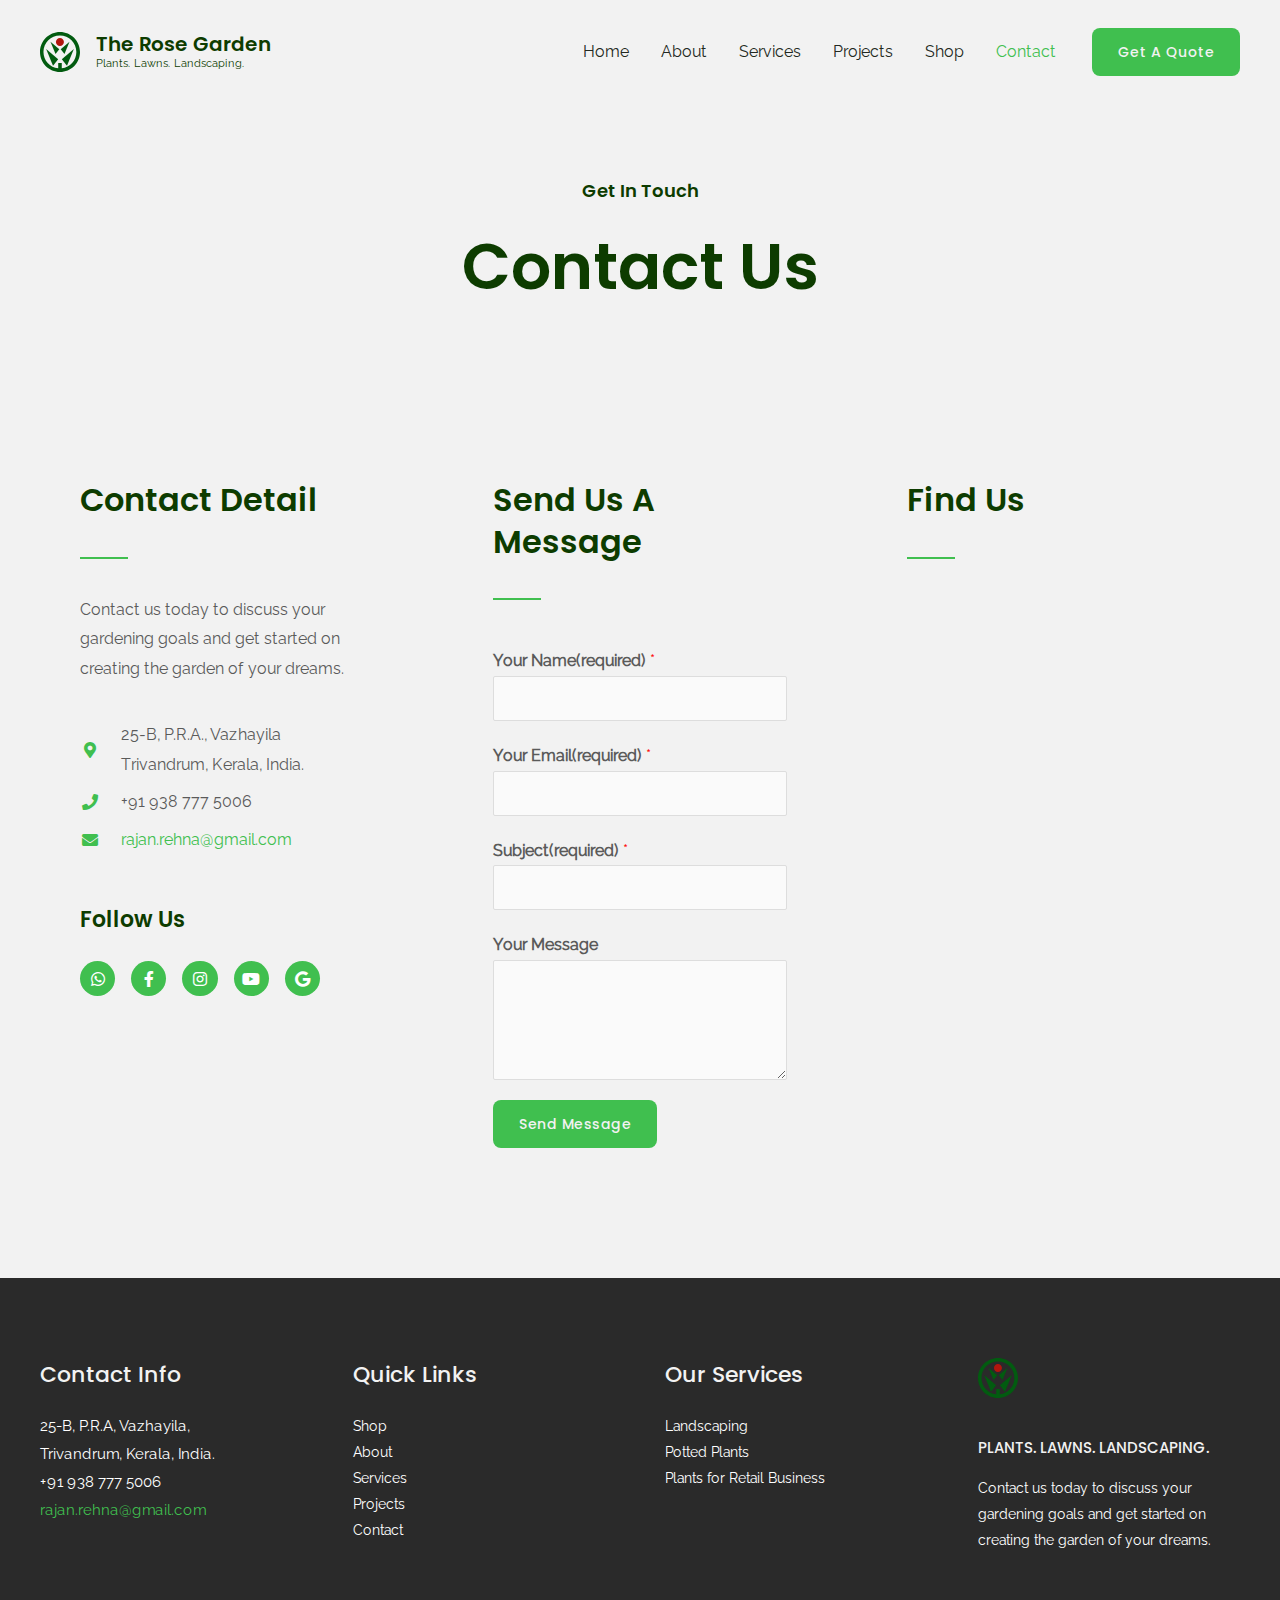
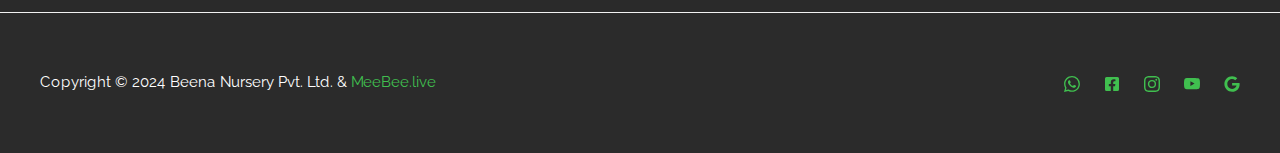
<file: contact.html>
<!DOCTYPE html>
<html lang="en-US">
<head>
<meta charset="UTF-8">
<meta name="viewport" content="width=device-width, initial-scale=1">
<link rel="profile" href="https://gmpg.org/xfn/11">

<meta name="robots" content="noindex, nofollow" />

<title>Contact - The Rose Garden</title>
<meta property="og:locale" content="en_US" />
<meta property="og:type" content="article" />
<meta property="og:title" content="Contact - The Rose Garden" />
<meta property="og:description" content="Get In Touch Contact Us Contact Detail Click edit button to change this text. Lorem ipsum dolor sit amet, consectetur adipiscing elit. Ut elit tellus, luctus nec ullamcorper mattis,. 25-B, P.R.A, Vazhayila, Trivandrum, Kerala. +91 938 777 5006 rajan.rehna@gmail.com Follow Us Facebook Instagram Send Us A Message Find Us" />
<meta property="og:url" content="./contact/" />
<meta property="og:site_name" content="The Rose Garden" />
<meta property="article:modified_time" content="2023-11-22T02:08:51+00:00" />
<meta property="og:image" content="./wp-content/uploads/sites/277/2020/08/demo-screenshot.jpg" />
<meta property="og:image:width" content="1200" />
<meta property="og:image:height" content="630" />
<meta property="og:image:type" content="image/jpeg" />
<meta name="twitter:card" content="summary_large_image" />
<meta name="twitter:label1" content="Est. reading time" />
<meta name="twitter:data1" content="1 minute" />
<script type="application/ld+json" class="yoast-schema-graph">{"@context":"https://schema.org","@graph":[{"@type":"WebPage","@id":"./contact/","url":"./contact/","name":"Contact - The Rose Garden","isPartOf":{"@id":"./#website"},"datePublished":"2018-10-09T09:19:06+00:00","dateModified":"2023-11-22T02:08:51+00:00","breadcrumb":{"@id":"./contact/#breadcrumb"},"inLanguage":"en-US","potentialAction":[{"@type":"ReadAction","target":["./contact/"]}]},{"@type":"BreadcrumbList","@id":"./contact/#breadcrumb","itemListElement":[{"@type":"ListItem","position":1,"name":"Home","item":"./"},{"@type":"ListItem","position":2,"name":"Contact"}]},{"@type":"WebSite","@id":"./#website","url":"./","name":"The Rose Garden","description":"Plants. Lawns. Landscaping.","publisher":{"@id":"./#organization"},"potentialAction":[{"@type":"SearchAction","target":{"@type":"EntryPoint","urlTemplate":"./?s={search_term_string}"},"query-input":"required name=search_term_string"}],"inLanguage":"en-US"},{"@type":"Organization","@id":"./#organization","name":"The Rose Garden","url":"./","logo":{"@type":"ImageObject","inLanguage":"en-US","@id":"./#/schema/logo/image/","url":"./wp-content/uploads/sites/277/2020/07/garden-maintenance-logo-1.svg","contentUrl":"./wp-content/uploads/sites/277/2020/07/garden-maintenance-logo-1.svg","width":100,"height":100,"caption":"The Rose Garden"},"image":{"@id":"./#/schema/logo/image/"}}]}</script>

<link rel="dns-prefetch" href="//fonts.googleapis.com" />
<link rel="alternate" type="application/rss+xml" title="The Rose Garden &raquo; Feed" href="./feed/" />
<link rel="alternate" type="application/rss+xml" title="The Rose Garden &raquo; Comments Feed" href="./comments/feed/" />
<script>
window._wpemojiSettings = {"baseUrl":"https:\/\/s.w.org\/images\/core\/emoji\/15.0.3\/72x72\/","ext":".png","svgUrl":"https:\/\/s.w.org\/images\/core\/emoji\/15.0.3\/svg\/","svgExt":".svg","source":{"concatemoji":"https:\/\/websitedemos.net\/garden-maintenance-02\/wp-includes\/js\/wp-emoji-release.min.js?ver=6.6.1"}};
/*! This file is auto-generated */
!function(i,n){var o,s,e;function c(e){try{var t={supportTests:e,timestamp:(new Date).valueOf()};sessionStorage.setItem(o,JSON.stringify(t))}catch(e){}}function p(e,t,n){e.clearRect(0,0,e.canvas.width,e.canvas.height),e.fillText(t,0,0);var t=new Uint32Array(e.getImageData(0,0,e.canvas.width,e.canvas.height).data),r=(e.clearRect(0,0,e.canvas.width,e.canvas.height),e.fillText(n,0,0),new Uint32Array(e.getImageData(0,0,e.canvas.width,e.canvas.height).data));return t.every(function(e,t){return e===r[t]})}function u(e,t,n){switch(t){case"flag":return n(e,"\ud83c\udff3\ufe0f\u200d\u26a7\ufe0f","\ud83c\udff3\ufe0f\u200b\u26a7\ufe0f")?!1:!n(e,"\ud83c\uddfa\ud83c\uddf3","\ud83c\uddfa\u200b\ud83c\uddf3")&&!n(e,"\ud83c\udff4\udb40\udc67\udb40\udc62\udb40\udc65\udb40\udc6e\udb40\udc67\udb40\udc7f","\ud83c\udff4\u200b\udb40\udc67\u200b\udb40\udc62\u200b\udb40\udc65\u200b\udb40\udc6e\u200b\udb40\udc67\u200b\udb40\udc7f");case"emoji":return!n(e,"\ud83d\udc26\u200d\u2b1b","\ud83d\udc26\u200b\u2b1b")}return!1}function f(e,t,n){var r="undefined"!=typeof WorkerGlobalScope&&self instanceof WorkerGlobalScope?new OffscreenCanvas(300,150):i.createElement("canvas"),a=r.getContext("2d",{willReadFrequently:!0}),o=(a.textBaseline="top",a.font="600 32px Arial",{});return e.forEach(function(e){o[e]=t(a,e,n)}),o}function t(e){var t=i.createElement("script");t.src=e,t.defer=!0,i.head.appendChild(t)}"undefined"!=typeof Promise&&(o="wpEmojiSettingsSupports",s=["flag","emoji"],n.supports={everything:!0,everythingExceptFlag:!0},e=new Promise(function(e){i.addEventListener("DOMContentLoaded",e,{once:!0})}),new Promise(function(t){var n=function(){try{var e=JSON.parse(sessionStorage.getItem(o));if("object"==typeof e&&"number"==typeof e.timestamp&&(new Date).valueOf()<e.timestamp+604800&&"object"==typeof e.supportTests)return e.supportTests}catch(e){}return null}();if(!n){if("undefined"!=typeof Worker&&"undefined"!=typeof OffscreenCanvas&&"undefined"!=typeof URL&&URL.createObjectURL&&"undefined"!=typeof Blob)try{var e="postMessage("+f.toString()+"("+[JSON.stringify(s),u.toString(),p.toString()].join(",")+"));",r=new Blob([e],{type:"text/javascript"}),a=new Worker(URL.createObjectURL(r),{name:"wpTestEmojiSupports"});return void(a.onmessage=function(e){c(n=e.data),a.terminate(),t(n)})}catch(e){}c(n=f(s,u,p))}t(n)}).then(function(e){for(var t in e)n.supports[t]=e[t],n.supports.everything=n.supports.everything&&n.supports[t],"flag"!==t&&(n.supports.everythingExceptFlag=n.supports.everythingExceptFlag&&n.supports[t]);n.supports.everythingExceptFlag=n.supports.everythingExceptFlag&&!n.supports.flag,n.DOMReady=!1,n.readyCallback=function(){n.DOMReady=!0}}).then(function(){return e}).then(function(){var e;n.supports.everything||(n.readyCallback(),(e=n.source||{}).concatemoji?t(e.concatemoji):e.wpemoji&&e.twemoji&&(t(e.twemoji),t(e.wpemoji)))}))}((window,document),window._wpemojiSettings);
</script>
<link rel="stylesheet" id="astra-theme-css-css" href="./wp-content/themes/astra/assets/css/minified/main.min.css?ver=4.7.3" media="all" />
<style id="astra-theme-css-inline-css">
:root{--ast-post-nav-space:0;--ast-container-default-xlg-padding:6.67em;--ast-container-default-lg-padding:5.67em;--ast-container-default-slg-padding:4.34em;--ast-container-default-md-padding:3.34em;--ast-container-default-sm-padding:6.67em;--ast-container-default-xs-padding:2.4em;--ast-container-default-xxs-padding:1.4em;--ast-code-block-background:#EEEEEE;--ast-comment-inputs-background:#FAFAFA;--ast-normal-container-width:1200px;--ast-narrow-container-width:750px;--ast-blog-title-font-weight:normal;--ast-blog-meta-weight:inherit;}html{font-size:100%;}a,.page-title{color:var(--ast-global-color-0);}a:hover,a:focus{color:var(--ast-global-color-1);}body,button,input,select,textarea,.ast-button,.ast-custom-button{font-family:'Raleway',sans-serif;font-weight:400;font-size:16px;font-size:1rem;}blockquote{color:var(--ast-global-color-3);}p,.entry-content p{margin-bottom:1em;}h1,.entry-content h1,h2,.entry-content h2,h3,.entry-content h3,h4,.entry-content h4,h5,.entry-content h5,h6,.entry-content h6,.site-title,.site-title a{font-family:'Poppins',sans-serif;font-weight:600;}.ast-site-identity .site-title a{color:var(--ast-global-color-2);}.ast-site-identity .site-description{color:var(--ast-global-color-3);}.site-title{font-size:20px;font-size:1.25rem;display:block;}header .custom-logo-link img{max-width:40px;}.astra-logo-svg{width:40px;}.site-header .site-description{font-size:11px;font-size:0.6875rem;display:block;}.entry-title{font-size:30px;font-size:1.875rem;}.archive .ast-article-post .ast-article-inner,.blog .ast-article-post .ast-article-inner,.archive .ast-article-post .ast-article-inner:hover,.blog .ast-article-post .ast-article-inner:hover{overflow:hidden;}h1,.entry-content h1{font-size:64px;font-size:4rem;font-family:'Poppins',sans-serif;line-height:1.4em;}h2,.entry-content h2{font-size:40px;font-size:2.5rem;font-family:'Poppins',sans-serif;line-height:1.3em;}h3,.entry-content h3{font-size:32px;font-size:2rem;font-family:'Poppins',sans-serif;line-height:1.3em;}h4,.entry-content h4{font-size:22px;font-size:1.375rem;line-height:1.2em;font-family:'Poppins',sans-serif;}h5,.entry-content h5{font-size:18px;font-size:1.125rem;line-height:1.2em;font-family:'Poppins',sans-serif;}h6,.entry-content h6{font-size:14px;font-size:0.875rem;line-height:1.25em;font-family:'Poppins',sans-serif;}::selection{background-color:var(--ast-global-color-0);color:#000000;}body,h1,.entry-title a,.entry-content h1,h2,.entry-content h2,h3,.entry-content h3,h4,.entry-content h4,h5,.entry-content h5,h6,.entry-content h6{color:var(--ast-global-color-3);}.tagcloud a:hover,.tagcloud a:focus,.tagcloud a.current-item{color:#000000;border-color:var(--ast-global-color-0);background-color:var(--ast-global-color-0);}input:focus,input[type="text"]:focus,input[type="email"]:focus,input[type="url"]:focus,input[type="password"]:focus,input[type="reset"]:focus,input[type="search"]:focus,textarea:focus{border-color:var(--ast-global-color-0);}input[type="radio"]:checked,input[type=reset],input[type="checkbox"]:checked,input[type="checkbox"]:hover:checked,input[type="checkbox"]:focus:checked,input[type=range]::-webkit-slider-thumb{border-color:var(--ast-global-color-0);background-color:var(--ast-global-color-0);box-shadow:none;}.site-footer a:hover + .post-count,.site-footer a:focus + .post-count{background:var(--ast-global-color-0);border-color:var(--ast-global-color-0);}.single .nav-links .nav-previous,.single .nav-links .nav-next{color:var(--ast-global-color-0);}.entry-meta,.entry-meta *{line-height:1.45;color:var(--ast-global-color-0);}.entry-meta a:not(.ast-button):hover,.entry-meta a:not(.ast-button):hover *,.entry-meta a:not(.ast-button):focus,.entry-meta a:not(.ast-button):focus *,.page-links > .page-link,.page-links .page-link:hover,.post-navigation a:hover{color:var(--ast-global-color-1);}#cat option,.secondary .calendar_wrap thead a,.secondary .calendar_wrap thead a:visited{color:var(--ast-global-color-0);}.secondary .calendar_wrap #today,.ast-progress-val span{background:var(--ast-global-color-0);}.secondary a:hover + .post-count,.secondary a:focus + .post-count{background:var(--ast-global-color-0);border-color:var(--ast-global-color-0);}.calendar_wrap #today > a{color:#000000;}.page-links .page-link,.single .post-navigation a{color:var(--ast-global-color-0);}.ast-header-break-point .main-header-bar .ast-button-wrap .menu-toggle{border-radius:100px;}.ast-search-menu-icon .search-form button.search-submit{padding:0 4px;}.ast-search-menu-icon form.search-form{padding-right:0;}.ast-search-menu-icon.slide-search input.search-field{width:0;}.ast-header-search .ast-search-menu-icon.ast-dropdown-active .search-form,.ast-header-search .ast-search-menu-icon.ast-dropdown-active .search-field:focus{transition:all 0.2s;}.search-form input.search-field:focus{outline:none;}.wp-block-latest-posts > li > a{color:var(--ast-global-color-2);}.widget-title,.widget .wp-block-heading{font-size:22px;font-size:1.375rem;color:var(--ast-global-color-3);}.ast-search-menu-icon.slide-search a:focus-visible:focus-visible,.astra-search-icon:focus-visible,#close:focus-visible,a:focus-visible,.ast-menu-toggle:focus-visible,.site .skip-link:focus-visible,.wp-block-loginout input:focus-visible,.wp-block-search.wp-block-search__button-inside .wp-block-search__inside-wrapper,.ast-header-navigation-arrow:focus-visible,.woocommerce .wc-proceed-to-checkout > .checkout-button:focus-visible,.woocommerce .woocommerce-MyAccount-navigation ul li a:focus-visible,.ast-orders-table__row .ast-orders-table__cell:focus-visible,.woocommerce .woocommerce-order-details .order-again > .button:focus-visible,.woocommerce .woocommerce-message a.button.wc-forward:focus-visible,.woocommerce #minus_qty:focus-visible,.woocommerce #plus_qty:focus-visible,a#ast-apply-coupon:focus-visible,.woocommerce .woocommerce-info a:focus-visible,.woocommerce .astra-shop-summary-wrap a:focus-visible,.woocommerce a.wc-forward:focus-visible,#ast-apply-coupon:focus-visible,.woocommerce-js .woocommerce-mini-cart-item a.remove:focus-visible,#close:focus-visible,.button.search-submit:focus-visible,#search_submit:focus,.normal-search:focus-visible,.ast-header-account-wrap:focus-visible{outline-style:dotted;outline-color:inherit;outline-width:thin;}input:focus,input[type="text"]:focus,input[type="email"]:focus,input[type="url"]:focus,input[type="password"]:focus,input[type="reset"]:focus,input[type="search"]:focus,input[type="number"]:focus,textarea:focus,.wp-block-search__input:focus,[data-section="section-header-mobile-trigger"] .ast-button-wrap .ast-mobile-menu-trigger-minimal:focus,.ast-mobile-popup-drawer.active .menu-toggle-close:focus,.woocommerce-ordering select.orderby:focus,#ast-scroll-top:focus,#coupon_code:focus,.woocommerce-page #comment:focus,.woocommerce #reviews #respond input#submit:focus,.woocommerce a.add_to_cart_button:focus,.woocommerce .button.single_add_to_cart_button:focus,.woocommerce .woocommerce-cart-form button:focus,.woocommerce .woocommerce-cart-form__cart-item .quantity .qty:focus,.woocommerce .woocommerce-billing-fields .woocommerce-billing-fields__field-wrapper .woocommerce-input-wrapper > .input-text:focus,.woocommerce #order_comments:focus,.woocommerce #place_order:focus,.woocommerce .woocommerce-address-fields .woocommerce-address-fields__field-wrapper .woocommerce-input-wrapper > .input-text:focus,.woocommerce .woocommerce-MyAccount-content form button:focus,.woocommerce .woocommerce-MyAccount-content .woocommerce-EditAccountForm .woocommerce-form-row .woocommerce-Input.input-text:focus,.woocommerce .ast-woocommerce-container .woocommerce-pagination ul.page-numbers li a:focus,body #content .woocommerce form .form-row .select2-container--default .select2-selection--single:focus,#ast-coupon-code:focus,.woocommerce.woocommerce-js .quantity input[type=number]:focus,.woocommerce-js .woocommerce-mini-cart-item .quantity input[type=number]:focus,.woocommerce p#ast-coupon-trigger:focus{border-style:dotted;border-color:inherit;border-width:thin;}input{outline:none;}.ast-logo-title-inline .site-logo-img{padding-right:1em;}.site-logo-img img{ transition:all 0.2s linear;}body .ast-oembed-container *{position:absolute;top:0;width:100%;height:100%;left:0;}body .wp-block-embed-pocket-casts .ast-oembed-container *{position:unset;}.ast-single-post-featured-section + article {margin-top: 2em;}.site-content .ast-single-post-featured-section img {width: 100%;overflow: hidden;object-fit: cover;}.site > .ast-single-related-posts-container {margin-top: 0;}@media (min-width: 922px) {.ast-desktop .ast-container--narrow {max-width: var(--ast-narrow-container-width);margin: 0 auto;}}.ast-page-builder-template .hentry {margin: 0;}.ast-page-builder-template .site-content > .ast-container {max-width: 100%;padding: 0;}.ast-page-builder-template .site .site-content #primary {padding: 0;margin: 0;}.ast-page-builder-template .no-results {text-align: center;margin: 4em auto;}.ast-page-builder-template .ast-pagination {padding: 2em;}.ast-page-builder-template .entry-header.ast-no-title.ast-no-thumbnail {margin-top: 0;}.ast-page-builder-template .entry-header.ast-header-without-markup {margin-top: 0;margin-bottom: 0;}.ast-page-builder-template .entry-header.ast-no-title.ast-no-meta {margin-bottom: 0;}.ast-page-builder-template.single .post-navigation {padding-bottom: 2em;}.ast-page-builder-template.single-post .site-content > .ast-container {max-width: 100%;}.ast-page-builder-template .entry-header {margin-top: 4em;margin-left: auto;margin-right: auto;padding-left: 20px;padding-right: 20px;}.single.ast-page-builder-template .entry-header {padding-left: 20px;padding-right: 20px;}.ast-page-builder-template .ast-archive-description {margin: 4em auto 0;padding-left: 20px;padding-right: 20px;}.ast-page-builder-template.ast-no-sidebar .entry-content .alignwide {margin-left: 0;margin-right: 0;}@media (max-width:921.9px){#ast-desktop-header{display:none;}}@media (min-width:922px){#ast-mobile-header{display:none;}}.wp-block-buttons.aligncenter{justify-content:center;}.wp-block-buttons .wp-block-button.is-style-outline .wp-block-button__link.wp-element-button,.ast-outline-button,.wp-block-uagb-buttons-child .uagb-buttons-repeater.ast-outline-button{border-color:var(--ast-global-color-0);border-top-width:2px;border-right-width:2px;border-bottom-width:2px;border-left-width:2px;font-family:'Poppins',sans-serif;font-weight:500;font-size:14px;font-size:0.875rem;line-height:1em;border-top-left-radius:8px;border-top-right-radius:8px;border-bottom-right-radius:8px;border-bottom-left-radius:8px;}.wp-block-button.is-style-outline .wp-block-button__link:hover,.wp-block-buttons .wp-block-button.is-style-outline .wp-block-button__link:focus,.wp-block-buttons .wp-block-button.is-style-outline > .wp-block-button__link:not(.has-text-color):hover,.wp-block-buttons .wp-block-button.wp-block-button__link.is-style-outline:not(.has-text-color):hover,.ast-outline-button:hover,.ast-outline-button:focus,.wp-block-uagb-buttons-child .uagb-buttons-repeater.ast-outline-button:hover,.wp-block-uagb-buttons-child .uagb-buttons-repeater.ast-outline-button:focus{background-color:var(--ast-global-color-5);}.wp-block-button .wp-block-button__link.wp-element-button.is-style-outline:not(.has-background),.wp-block-button.is-style-outline>.wp-block-button__link.wp-element-button:not(.has-background),.ast-outline-button{background-color:var(--ast-global-color-0);}.entry-content[ast-blocks-layout] > figure{margin-bottom:1em;}@media (max-width:921px){.ast-separate-container #primary,.ast-separate-container #secondary{padding:1.5em 0;}#primary,#secondary{padding:1.5em 0;margin:0;}.ast-left-sidebar #content > .ast-container{display:flex;flex-direction:column-reverse;width:100%;}.ast-separate-container .ast-article-post,.ast-separate-container .ast-article-single{padding:1.5em 2.14em;}.ast-author-box img.avatar{margin:20px 0 0 0;}}@media (min-width:922px){.ast-separate-container.ast-right-sidebar #primary,.ast-separate-container.ast-left-sidebar #primary{border:0;}.search-no-results.ast-separate-container #primary{margin-bottom:4em;}}.elementor-button-wrapper .elementor-button{border-style:solid;text-decoration:none;border-top-width:0;border-right-width:0;border-left-width:0;border-bottom-width:0;}body .elementor-button.elementor-size-sm,body .elementor-button.elementor-size-xs,body .elementor-button.elementor-size-md,body .elementor-button.elementor-size-lg,body .elementor-button.elementor-size-xl,body .elementor-button{border-top-left-radius:8px;border-top-right-radius:8px;border-bottom-right-radius:8px;border-bottom-left-radius:8px;padding-top:17px;padding-right:26px;padding-bottom:17px;padding-left:26px;}.elementor-button-wrapper .elementor-button{border-color:var(--ast-global-color-0);background-color:var(--ast-global-color-0);}.elementor-button-wrapper .elementor-button:hover,.elementor-button-wrapper .elementor-button:focus{color:var(--ast-global-color-4);background-color:var(--ast-global-color-5);border-color:var(--ast-global-color-5);}.wp-block-button .wp-block-button__link ,.elementor-button-wrapper .elementor-button,.elementor-button-wrapper .elementor-button:visited{color:var(--ast-global-color-4);}.elementor-button-wrapper .elementor-button{font-family:'Poppins',sans-serif;font-weight:500;font-size:14px;font-size:0.875rem;line-height:1em;text-transform:capitalize;letter-spacing:0.5px;}body .elementor-button.elementor-size-sm,body .elementor-button.elementor-size-xs,body .elementor-button.elementor-size-md,body .elementor-button.elementor-size-lg,body .elementor-button.elementor-size-xl,body .elementor-button{font-size:14px;font-size:0.875rem;}.wp-block-button .wp-block-button__link:hover,.wp-block-button .wp-block-button__link:focus{color:var(--ast-global-color-4);background-color:var(--ast-global-color-5);border-color:var(--ast-global-color-5);}.elementor-widget-heading h1.elementor-heading-title{line-height:1.4em;}.elementor-widget-heading h2.elementor-heading-title{line-height:1.3em;}.elementor-widget-heading h3.elementor-heading-title{line-height:1.3em;}.elementor-widget-heading h4.elementor-heading-title{line-height:1.2em;}.elementor-widget-heading h5.elementor-heading-title{line-height:1.2em;}.elementor-widget-heading h6.elementor-heading-title{line-height:1.25em;}.wp-block-button .wp-block-button__link,.wp-block-search .wp-block-search__button,body .wp-block-file .wp-block-file__button{border-color:var(--ast-global-color-0);background-color:var(--ast-global-color-0);color:var(--ast-global-color-4);font-family:'Poppins',sans-serif;font-weight:500;line-height:1em;text-transform:capitalize;letter-spacing:0.5px;font-size:14px;font-size:0.875rem;border-top-left-radius:8px;border-top-right-radius:8px;border-bottom-right-radius:8px;border-bottom-left-radius:8px;padding-top:17px;padding-right:26px;padding-bottom:17px;padding-left:26px;}.menu-toggle,button,.ast-button,.ast-custom-button,.button,input#submit,input[type="button"],input[type="submit"],input[type="reset"],form[CLASS*="wp-block-search__"].wp-block-search .wp-block-search__inside-wrapper .wp-block-search__button,body .wp-block-file .wp-block-file__button,.woocommerce-js a.button,.woocommerce button.button,.woocommerce .woocommerce-message a.button,.woocommerce #respond input#submit.alt,.woocommerce input.button.alt,.woocommerce input.button,.woocommerce input.button:disabled,.woocommerce input.button:disabled[disabled],.woocommerce input.button:disabled:hover,.woocommerce input.button:disabled[disabled]:hover,.woocommerce #respond input#submit,.woocommerce button.button.alt.disabled,.wc-block-grid__products .wc-block-grid__product .wp-block-button__link,.wc-block-grid__product-onsale,[CLASS*="wc-block"] button,.woocommerce-js .astra-cart-drawer .astra-cart-drawer-content .woocommerce-mini-cart__buttons .button:not(.checkout):not(.ast-continue-shopping),.woocommerce-js .astra-cart-drawer .astra-cart-drawer-content .woocommerce-mini-cart__buttons a.checkout,.woocommerce button.button.alt.disabled.wc-variation-selection-needed,[CLASS*="wc-block"] .wc-block-components-button{border-style:solid;border-top-width:0;border-right-width:0;border-left-width:0;border-bottom-width:0;color:var(--ast-global-color-4);border-color:var(--ast-global-color-0);background-color:var(--ast-global-color-0);padding-top:17px;padding-right:26px;padding-bottom:17px;padding-left:26px;font-family:'Poppins',sans-serif;font-weight:500;font-size:14px;font-size:0.875rem;line-height:1em;text-transform:capitalize;letter-spacing:0.5px;border-top-left-radius:8px;border-top-right-radius:8px;border-bottom-right-radius:8px;border-bottom-left-radius:8px;}button:focus,.menu-toggle:hover,button:hover,.ast-button:hover,.ast-custom-button:hover .button:hover,.ast-custom-button:hover ,input[type=reset]:hover,input[type=reset]:focus,input#submit:hover,input#submit:focus,input[type="button"]:hover,input[type="button"]:focus,input[type="submit"]:hover,input[type="submit"]:focus,form[CLASS*="wp-block-search__"].wp-block-search .wp-block-search__inside-wrapper .wp-block-search__button:hover,form[CLASS*="wp-block-search__"].wp-block-search .wp-block-search__inside-wrapper .wp-block-search__button:focus,body .wp-block-file .wp-block-file__button:hover,body .wp-block-file .wp-block-file__button:focus,.woocommerce-js a.button:hover,.woocommerce button.button:hover,.woocommerce .woocommerce-message a.button:hover,.woocommerce #respond input#submit:hover,.woocommerce #respond input#submit.alt:hover,.woocommerce input.button.alt:hover,.woocommerce input.button:hover,.woocommerce button.button.alt.disabled:hover,.wc-block-grid__products .wc-block-grid__product .wp-block-button__link:hover,[CLASS*="wc-block"] button:hover,.woocommerce-js .astra-cart-drawer .astra-cart-drawer-content .woocommerce-mini-cart__buttons .button:not(.checkout):not(.ast-continue-shopping):hover,.woocommerce-js .astra-cart-drawer .astra-cart-drawer-content .woocommerce-mini-cart__buttons a.checkout:hover,.woocommerce button.button.alt.disabled.wc-variation-selection-needed:hover,[CLASS*="wc-block"] .wc-block-components-button:hover,[CLASS*="wc-block"] .wc-block-components-button:focus{color:var(--ast-global-color-4);background-color:var(--ast-global-color-5);border-color:var(--ast-global-color-5);}@media (max-width:921px){.ast-mobile-header-stack .main-header-bar .ast-search-menu-icon{display:inline-block;}.ast-header-break-point.ast-header-custom-item-outside .ast-mobile-header-stack .main-header-bar .ast-search-icon{margin:0;}.ast-comment-avatar-wrap img{max-width:2.5em;}.ast-comment-meta{padding:0 1.8888em 1.3333em;}.ast-separate-container .ast-comment-list li.depth-1{padding:1.5em 2.14em;}.ast-separate-container .comment-respond{padding:2em 2.14em;}}@media (min-width:544px){.ast-container{max-width:100%;}}@media (max-width:544px){.ast-separate-container .ast-article-post,.ast-separate-container .ast-article-single,.ast-separate-container .comments-title,.ast-separate-container .ast-archive-description{padding:1.5em 1em;}.ast-separate-container #content .ast-container{padding-left:0.54em;padding-right:0.54em;}.ast-separate-container .ast-comment-list .bypostauthor{padding:.5em;}.ast-search-menu-icon.ast-dropdown-active .search-field{width:170px;}} #ast-mobile-header .ast-site-header-cart-li a{pointer-events:none;} #ast-desktop-header .ast-site-header-cart-li a{pointer-events:none;}body,.ast-separate-container{background-color:var(--ast-global-color-4);background-image:none;}@media (max-width:921px){.site-title{font-size:18px;font-size:1.125rem;display:block;}.site-header .site-description{font-size:12px;font-size:0.75rem;display:block;}h1,.entry-content h1{font-size:48px;}h2,.entry-content h2{font-size:32px;}h3,.entry-content h3{font-size:24px;}h4,.entry-content h4{font-size:20px;font-size:1.25rem;}h5,.entry-content h5{font-size:16px;font-size:1rem;}h6,.entry-content h6{font-size:13px;font-size:0.8125rem;}.astra-logo-svg{width:40px;}header .custom-logo-link img,.ast-header-break-point .site-logo-img .custom-mobile-logo-link img{max-width:40px;}}@media (max-width:544px){.site-title{font-size:16px;font-size:1rem;display:block;}.site-header .site-description{font-size:11px;font-size:0.6875rem;display:block;}h1,.entry-content h1{font-size:40px;}h2,.entry-content h2{font-size:28px;}h3,.entry-content h3{font-size:24px;}h4,.entry-content h4{font-size:20px;font-size:1.25rem;}h5,.entry-content h5{font-size:16px;font-size:1rem;}h6,.entry-content h6{font-size:13px;font-size:0.8125rem;}header .custom-logo-link img,.ast-header-break-point .site-branding img,.ast-header-break-point .custom-logo-link img{max-width:32px;}.astra-logo-svg{width:32px;}.ast-header-break-point .site-logo-img .custom-mobile-logo-link img{max-width:32px;}}@media (max-width:921px){html{font-size:91.2%;}}@media (max-width:544px){html{font-size:91.2%;}}@media (min-width:922px){.ast-container{max-width:1240px;}}@media (min-width:922px){.site-content .ast-container{display:flex;}}@media (max-width:921px){.site-content .ast-container{flex-direction:column;}}@media (min-width:922px){.main-header-menu .sub-menu .menu-item.ast-left-align-sub-menu:hover > .sub-menu,.main-header-menu .sub-menu .menu-item.ast-left-align-sub-menu.focus > .sub-menu{margin-left:-0px;}}.ast-theme-transparent-header [data-section="section-header-mobile-trigger"] .ast-button-wrap .ast-mobile-menu-trigger-outline{background:transparent;}.site .comments-area{padding-bottom:3em;}.wp-block-file {display: flex;align-items: center;flex-wrap: wrap;justify-content: space-between;}.wp-block-pullquote {border: none;}.wp-block-pullquote blockquote::before {content: "\201D";font-family: "Helvetica",sans-serif;display: flex;transform: rotate( 180deg );font-size: 6rem;font-style: normal;line-height: 1;font-weight: bold;align-items: center;justify-content: center;}.has-text-align-right > blockquote::before {justify-content: flex-start;}.has-text-align-left > blockquote::before {justify-content: flex-end;}figure.wp-block-pullquote.is-style-solid-color blockquote {max-width: 100%;text-align: inherit;}html body {--wp--custom--ast-default-block-top-padding: 3em;--wp--custom--ast-default-block-right-padding: 3em;--wp--custom--ast-default-block-bottom-padding: 3em;--wp--custom--ast-default-block-left-padding: 3em;--wp--custom--ast-container-width: 1200px;--wp--custom--ast-content-width-size: 1200px;--wp--custom--ast-wide-width-size: calc(1200px + var(--wp--custom--ast-default-block-left-padding) + var(--wp--custom--ast-default-block-right-padding));}.ast-narrow-container {--wp--custom--ast-content-width-size: 750px;--wp--custom--ast-wide-width-size: 750px;}@media(max-width: 921px) {html body {--wp--custom--ast-default-block-top-padding: 3em;--wp--custom--ast-default-block-right-padding: 2em;--wp--custom--ast-default-block-bottom-padding: 3em;--wp--custom--ast-default-block-left-padding: 2em;}}@media(max-width: 544px) {html body {--wp--custom--ast-default-block-top-padding: 3em;--wp--custom--ast-default-block-right-padding: 1.5em;--wp--custom--ast-default-block-bottom-padding: 3em;--wp--custom--ast-default-block-left-padding: 1.5em;}}.entry-content > .wp-block-group,.entry-content > .wp-block-cover,.entry-content > .wp-block-columns {padding-top: var(--wp--custom--ast-default-block-top-padding);padding-right: var(--wp--custom--ast-default-block-right-padding);padding-bottom: var(--wp--custom--ast-default-block-bottom-padding);padding-left: var(--wp--custom--ast-default-block-left-padding);}.ast-plain-container.ast-no-sidebar .entry-content > .alignfull,.ast-page-builder-template .ast-no-sidebar .entry-content > .alignfull {margin-left: calc( -50vw + 50%);margin-right: calc( -50vw + 50%);max-width: 100vw;width: 100vw;}.ast-plain-container.ast-no-sidebar .entry-content .alignfull .alignfull,.ast-page-builder-template.ast-no-sidebar .entry-content .alignfull .alignfull,.ast-plain-container.ast-no-sidebar .entry-content .alignfull .alignwide,.ast-page-builder-template.ast-no-sidebar .entry-content .alignfull .alignwide,.ast-plain-container.ast-no-sidebar .entry-content .alignwide .alignfull,.ast-page-builder-template.ast-no-sidebar .entry-content .alignwide .alignfull,.ast-plain-container.ast-no-sidebar .entry-content .alignwide .alignwide,.ast-page-builder-template.ast-no-sidebar .entry-content .alignwide .alignwide,.ast-plain-container.ast-no-sidebar .entry-content .wp-block-column .alignfull,.ast-page-builder-template.ast-no-sidebar .entry-content .wp-block-column .alignfull,.ast-plain-container.ast-no-sidebar .entry-content .wp-block-column .alignwide,.ast-page-builder-template.ast-no-sidebar .entry-content .wp-block-column .alignwide {margin-left: auto;margin-right: auto;width: 100%;}[ast-blocks-layout] .wp-block-separator:not(.is-style-dots) {height: 0;}[ast-blocks-layout] .wp-block-separator {margin: 20px auto;}[ast-blocks-layout] .wp-block-separator:not(.is-style-wide):not(.is-style-dots) {max-width: 100px;}[ast-blocks-layout] .wp-block-separator.has-background {padding: 0;}.entry-content[ast-blocks-layout] > * {max-width: var(--wp--custom--ast-content-width-size);margin-left: auto;margin-right: auto;}.entry-content[ast-blocks-layout] > .alignwide {max-width: var(--wp--custom--ast-wide-width-size);}.entry-content[ast-blocks-layout] .alignfull {max-width: none;}.entry-content .wp-block-columns {margin-bottom: 0;}blockquote {margin: 1.5em;border-color: rgba(0,0,0,0.05);}.wp-block-quote:not(.has-text-align-right):not(.has-text-align-center) {border-left: 5px solid rgba(0,0,0,0.05);}.has-text-align-right > blockquote,blockquote.has-text-align-right {border-right: 5px solid rgba(0,0,0,0.05);}.has-text-align-left > blockquote,blockquote.has-text-align-left {border-left: 5px solid rgba(0,0,0,0.05);}.wp-block-site-tagline,.wp-block-latest-posts .read-more {margin-top: 15px;}.wp-block-loginout p label {display: block;}.wp-block-loginout p:not(.login-remember):not(.login-submit) input {width: 100%;}.wp-block-loginout input:focus {border-color: transparent;}.wp-block-loginout input:focus {outline: thin dotted;}.entry-content .wp-block-media-text .wp-block-media-text__content {padding: 0 0 0 8%;}.entry-content .wp-block-media-text.has-media-on-the-right .wp-block-media-text__content {padding: 0 8% 0 0;}.entry-content .wp-block-media-text.has-background .wp-block-media-text__content {padding: 8%;}.entry-content .wp-block-cover:not([class*="background-color"]) .wp-block-cover__inner-container,.entry-content .wp-block-cover:not([class*="background-color"]) .wp-block-cover-image-text,.entry-content .wp-block-cover:not([class*="background-color"]) .wp-block-cover-text,.entry-content .wp-block-cover-image:not([class*="background-color"]) .wp-block-cover__inner-container,.entry-content .wp-block-cover-image:not([class*="background-color"]) .wp-block-cover-image-text,.entry-content .wp-block-cover-image:not([class*="background-color"]) .wp-block-cover-text {color: var(--ast-global-color-5);}.wp-block-loginout .login-remember input {width: 1.1rem;height: 1.1rem;margin: 0 5px 4px 0;vertical-align: middle;}.wp-block-latest-posts > li > *:first-child,.wp-block-latest-posts:not(.is-grid) > li:first-child {margin-top: 0;}.entry-content .wp-block-buttons,.entry-content .wp-block-uagb-buttons {margin-bottom: 1.5em;}.wp-block-search__inside-wrapper .wp-block-search__input {padding: 0 10px;color: var(--ast-global-color-3);background: var(--ast-global-color-5);border-color: var(--ast-border-color);}.wp-block-latest-posts .read-more {margin-bottom: 1.5em;}.wp-block-search__no-button .wp-block-search__inside-wrapper .wp-block-search__input {padding-top: 5px;padding-bottom: 5px;}.wp-block-latest-posts .wp-block-latest-posts__post-date,.wp-block-latest-posts .wp-block-latest-posts__post-author {font-size: 1rem;}.wp-block-latest-posts > li > *,.wp-block-latest-posts:not(.is-grid) > li {margin-top: 12px;margin-bottom: 12px;}.ast-page-builder-template .entry-content[ast-blocks-layout] > *,.ast-page-builder-template .entry-content[ast-blocks-layout] > .alignfull > * {max-width: none;}.ast-page-builder-template .entry-content[ast-blocks-layout] > .alignwide > * {max-width: var(--wp--custom--ast-wide-width-size);}.ast-page-builder-template .entry-content[ast-blocks-layout] > .inherit-container-width > *,.ast-page-builder-template .entry-content[ast-blocks-layout] > * > *,.entry-content[ast-blocks-layout] > .wp-block-cover .wp-block-cover__inner-container {max-width: var(--wp--custom--ast-content-width-size);margin-left: auto;margin-right: auto;}.entry-content[ast-blocks-layout] .wp-block-cover:not(.alignleft):not(.alignright) {width: auto;}@media(max-width: 1200px) {.ast-separate-container .entry-content > .alignfull,.ast-separate-container .entry-content[ast-blocks-layout] > .alignwide,.ast-plain-container .entry-content[ast-blocks-layout] > .alignwide,.ast-plain-container .entry-content .alignfull {margin-left: calc(-1 * min(var(--ast-container-default-xlg-padding),20px)) ;margin-right: calc(-1 * min(var(--ast-container-default-xlg-padding),20px));}}@media(min-width: 1201px) {.ast-separate-container .entry-content > .alignfull {margin-left: calc(-1 * var(--ast-container-default-xlg-padding) );margin-right: calc(-1 * var(--ast-container-default-xlg-padding) );}.ast-separate-container .entry-content[ast-blocks-layout] > .alignwide,.ast-plain-container .entry-content[ast-blocks-layout] > .alignwide {margin-left: calc(-1 * var(--wp--custom--ast-default-block-left-padding) );margin-right: calc(-1 * var(--wp--custom--ast-default-block-right-padding) );}}@media(min-width: 921px) {.ast-separate-container .entry-content .wp-block-group.alignwide:not(.inherit-container-width) > :where(:not(.alignleft):not(.alignright)),.ast-plain-container .entry-content .wp-block-group.alignwide:not(.inherit-container-width) > :where(:not(.alignleft):not(.alignright)) {max-width: calc( var(--wp--custom--ast-content-width-size) + 80px );}.ast-plain-container.ast-right-sidebar .entry-content[ast-blocks-layout] .alignfull,.ast-plain-container.ast-left-sidebar .entry-content[ast-blocks-layout] .alignfull {margin-left: -60px;margin-right: -60px;}}@media(min-width: 544px) {.entry-content > .alignleft {margin-right: 20px;}.entry-content > .alignright {margin-left: 20px;}}@media (max-width:544px){.wp-block-columns .wp-block-column:not(:last-child){margin-bottom:20px;}.wp-block-latest-posts{margin:0;}}@media( max-width: 600px ) {.entry-content .wp-block-media-text .wp-block-media-text__content,.entry-content .wp-block-media-text.has-media-on-the-right .wp-block-media-text__content {padding: 8% 0 0;}.entry-content .wp-block-media-text.has-background .wp-block-media-text__content {padding: 8%;}}.ast-page-builder-template .entry-header {padding-left: 0;}.ast-narrow-container .site-content .wp-block-uagb-image--align-full .wp-block-uagb-image__figure {max-width: 100%;margin-left: auto;margin-right: auto;}:root .has-ast-global-color-0-color{color:var(--ast-global-color-0);}:root .has-ast-global-color-0-background-color{background-color:var(--ast-global-color-0);}:root .wp-block-button .has-ast-global-color-0-color{color:var(--ast-global-color-0);}:root .wp-block-button .has-ast-global-color-0-background-color{background-color:var(--ast-global-color-0);}:root .has-ast-global-color-1-color{color:var(--ast-global-color-1);}:root .has-ast-global-color-1-background-color{background-color:var(--ast-global-color-1);}:root .wp-block-button .has-ast-global-color-1-color{color:var(--ast-global-color-1);}:root .wp-block-button .has-ast-global-color-1-background-color{background-color:var(--ast-global-color-1);}:root .has-ast-global-color-2-color{color:var(--ast-global-color-2);}:root .has-ast-global-color-2-background-color{background-color:var(--ast-global-color-2);}:root .wp-block-button .has-ast-global-color-2-color{color:var(--ast-global-color-2);}:root .wp-block-button .has-ast-global-color-2-background-color{background-color:var(--ast-global-color-2);}:root .has-ast-global-color-3-color{color:var(--ast-global-color-3);}:root .has-ast-global-color-3-background-color{background-color:var(--ast-global-color-3);}:root .wp-block-button .has-ast-global-color-3-color{color:var(--ast-global-color-3);}:root .wp-block-button .has-ast-global-color-3-background-color{background-color:var(--ast-global-color-3);}:root .has-ast-global-color-4-color{color:var(--ast-global-color-4);}:root .has-ast-global-color-4-background-color{background-color:var(--ast-global-color-4);}:root .wp-block-button .has-ast-global-color-4-color{color:var(--ast-global-color-4);}:root .wp-block-button .has-ast-global-color-4-background-color{background-color:var(--ast-global-color-4);}:root .has-ast-global-color-5-color{color:var(--ast-global-color-5);}:root .has-ast-global-color-5-background-color{background-color:var(--ast-global-color-5);}:root .wp-block-button .has-ast-global-color-5-color{color:var(--ast-global-color-5);}:root .wp-block-button .has-ast-global-color-5-background-color{background-color:var(--ast-global-color-5);}:root .has-ast-global-color-6-color{color:var(--ast-global-color-6);}:root .has-ast-global-color-6-background-color{background-color:var(--ast-global-color-6);}:root .wp-block-button .has-ast-global-color-6-color{color:var(--ast-global-color-6);}:root .wp-block-button .has-ast-global-color-6-background-color{background-color:var(--ast-global-color-6);}:root .has-ast-global-color-7-color{color:var(--ast-global-color-7);}:root .has-ast-global-color-7-background-color{background-color:var(--ast-global-color-7);}:root .wp-block-button .has-ast-global-color-7-color{color:var(--ast-global-color-7);}:root .wp-block-button .has-ast-global-color-7-background-color{background-color:var(--ast-global-color-7);}:root .has-ast-global-color-8-color{color:var(--ast-global-color-8);}:root .has-ast-global-color-8-background-color{background-color:var(--ast-global-color-8);}:root .wp-block-button .has-ast-global-color-8-color{color:var(--ast-global-color-8);}:root .wp-block-button .has-ast-global-color-8-background-color{background-color:var(--ast-global-color-8);}:root{--ast-global-color-0:#40bf4f;--ast-global-color-1:#0d3c00;--ast-global-color-2:#0d3c00;--ast-global-color-3:#5a5a5a;--ast-global-color-4:#f2f2f2;--ast-global-color-5:#ffffff;--ast-global-color-6:#f3f2ed;--ast-global-color-7:#222821;--ast-global-color-8:rgba(64,191,79,0.15);}:root {--ast-border-color : #dddddd;}.ast-single-entry-banner {-js-display: flex;display: flex;flex-direction: column;justify-content: center;text-align: center;position: relative;background: #eeeeee;}.ast-single-entry-banner[data-banner-layout="layout-1"] {max-width: 1200px;background: inherit;padding: 20px 0;}.ast-single-entry-banner[data-banner-width-type="custom"] {margin: 0 auto;width: 100%;}.ast-single-entry-banner + .site-content .entry-header {margin-bottom: 0;}.site .ast-author-avatar {--ast-author-avatar-size: ;}a.ast-underline-text {text-decoration: underline;}.ast-container > .ast-terms-link {position: relative;display: block;}a.ast-button.ast-badge-tax {padding: 4px 8px;border-radius: 3px;font-size: inherit;}header.entry-header .entry-title{font-size:30px;font-size:1.875rem;}header.entry-header > *:not(:last-child){margin-bottom:10px;}.ast-archive-entry-banner {-js-display: flex;display: flex;flex-direction: column;justify-content: center;text-align: center;position: relative;background: #eeeeee;}.ast-archive-entry-banner[data-banner-width-type="custom"] {margin: 0 auto;width: 100%;}.ast-archive-entry-banner[data-banner-layout="layout-1"] {background: inherit;padding: 20px 0;text-align: left;}body.archive .ast-archive-description{max-width:1200px;width:100%;text-align:left;padding-top:3em;padding-right:3em;padding-bottom:3em;padding-left:3em;}body.archive .ast-archive-description .ast-archive-title,body.archive .ast-archive-description .ast-archive-title *{font-size:40px;font-size:2.5rem;}body.archive .ast-archive-description > *:not(:last-child){margin-bottom:10px;}@media (max-width:921px){body.archive .ast-archive-description{text-align:left;}}@media (max-width:544px){body.archive .ast-archive-description{text-align:left;}}@media (min-width:921px){.ast-theme-transparent-header #masthead{position:absolute;left:0;right:0;}.ast-theme-transparent-header .main-header-bar,.ast-theme-transparent-header.ast-header-break-point .main-header-bar{background:none;}body.elementor-editor-active.ast-theme-transparent-header #masthead,.fl-builder-edit .ast-theme-transparent-header #masthead,body.vc_editor.ast-theme-transparent-header #masthead,body.brz-ed.ast-theme-transparent-header #masthead{z-index:0;}.ast-header-break-point.ast-replace-site-logo-transparent.ast-theme-transparent-header .custom-mobile-logo-link{display:none;}.ast-header-break-point.ast-replace-site-logo-transparent.ast-theme-transparent-header .transparent-custom-logo{display:inline-block;}.ast-theme-transparent-header .ast-above-header,.ast-theme-transparent-header .ast-above-header.ast-above-header-bar{background-image:none;background-color:transparent;}.ast-theme-transparent-header .ast-below-header,.ast-theme-transparent-header .ast-below-header.ast-below-header-bar{background-image:none;background-color:transparent;}}.ast-theme-transparent-header .site-title a,.ast-theme-transparent-header .site-title a:focus,.ast-theme-transparent-header .site-title a:hover,.ast-theme-transparent-header .site-title a:visited{color:var(--ast-global-color-2);}.ast-theme-transparent-header .site-header .site-description{color:var(--ast-global-color-2);}.ast-theme-transparent-header .ast-builder-menu .main-header-menu .menu-item .sub-menu .menu-link,.ast-theme-transparent-header .main-header-menu .menu-item .sub-menu .menu-link{background-color:transparent;}@media (max-width:921px){.ast-theme-transparent-header #masthead{position:absolute;left:0;right:0;}.ast-theme-transparent-header .main-header-bar,.ast-theme-transparent-header.ast-header-break-point .main-header-bar{background:none;}body.elementor-editor-active.ast-theme-transparent-header #masthead,.fl-builder-edit .ast-theme-transparent-header #masthead,body.vc_editor.ast-theme-transparent-header #masthead,body.brz-ed.ast-theme-transparent-header #masthead{z-index:0;}.ast-header-break-point.ast-replace-site-logo-transparent.ast-theme-transparent-header .custom-mobile-logo-link{display:none;}.ast-header-break-point.ast-replace-site-logo-transparent.ast-theme-transparent-header .transparent-custom-logo{display:inline-block;}.ast-theme-transparent-header .ast-above-header,.ast-theme-transparent-header .ast-above-header.ast-above-header-bar{background-image:none;background-color:transparent;}.ast-theme-transparent-header .ast-below-header,.ast-theme-transparent-header .ast-below-header.ast-below-header-bar{background-image:none;background-color:transparent;}}.ast-theme-transparent-header #ast-desktop-header > .ast-main-header-wrap > .main-header-bar,.ast-theme-transparent-header.ast-header-break-point #ast-mobile-header > .ast-main-header-wrap > .main-header-bar{border-bottom-width:0;border-bottom-style:solid;}.ast-breadcrumbs .trail-browse,.ast-breadcrumbs .trail-items,.ast-breadcrumbs .trail-items li{display:inline-block;margin:0;padding:0;border:none;background:inherit;text-indent:0;text-decoration:none;}.ast-breadcrumbs .trail-browse{font-size:inherit;font-style:inherit;font-weight:inherit;color:inherit;}.ast-breadcrumbs .trail-items{list-style:none;}.trail-items li::after{padding:0 0.3em;content:"\00bb";}.trail-items li:last-of-type::after{display:none;}h1,.entry-content h1,h2,.entry-content h2,h3,.entry-content h3,h4,.entry-content h4,h5,.entry-content h5,h6,.entry-content h6{color:var(--ast-global-color-2);}@media (max-width:921px){.ast-builder-grid-row-container.ast-builder-grid-row-tablet-3-firstrow .ast-builder-grid-row > *:first-child,.ast-builder-grid-row-container.ast-builder-grid-row-tablet-3-lastrow .ast-builder-grid-row > *:last-child{grid-column:1 / -1;}}@media (max-width:544px){.ast-builder-grid-row-container.ast-builder-grid-row-mobile-3-firstrow .ast-builder-grid-row > *:first-child,.ast-builder-grid-row-container.ast-builder-grid-row-mobile-3-lastrow .ast-builder-grid-row > *:last-child{grid-column:1 / -1;}}.ast-builder-layout-element[data-section="title_tagline"]{display:flex;}@media (max-width:921px){.ast-header-break-point .ast-builder-layout-element[data-section="title_tagline"]{display:flex;}}@media (max-width:544px){.ast-header-break-point .ast-builder-layout-element[data-section="title_tagline"]{display:flex;}}[data-section*="section-hb-button-"] .menu-link{display:none;}.ast-header-button-1[data-section*="section-hb-button-"] .ast-builder-button-wrap .ast-custom-button{line-height:1em;}.ast-header-button-1 .ast-custom-button{color:var(--ast-global-color-4);background:var(--ast-global-color-0);}.ast-header-button-1 .ast-custom-button:hover{color:rgba(255,255,255,0.75);background:var(--ast-global-color-0);}@media (max-width:921px){.ast-header-button-1[data-section*="section-hb-button-"] .ast-builder-button-wrap .ast-custom-button{margin-top:10px;margin-bottom:20px;margin-left:20px;margin-right:20px;}}.ast-header-button-1[data-section="section-hb-button-1"]{display:flex;}@media (max-width:921px){.ast-header-break-point .ast-header-button-1[data-section="section-hb-button-1"]{display:none;}}@media (max-width:544px){.ast-header-break-point .ast-header-button-1[data-section="section-hb-button-1"]{display:none;}}.ast-builder-menu-1{font-family:inherit;font-weight:inherit;}.ast-builder-menu-1 .menu-item > .menu-link{color:var(--ast-global-color-7);}.ast-builder-menu-1 .menu-item > .ast-menu-toggle{color:var(--ast-global-color-7);}.ast-builder-menu-1 .menu-item:hover > .menu-link,.ast-builder-menu-1 .inline-on-mobile .menu-item:hover > .ast-menu-toggle{color:var(--ast-global-color-0);}.ast-builder-menu-1 .menu-item:hover > .ast-menu-toggle{color:var(--ast-global-color-0);}.ast-builder-menu-1 .menu-item.current-menu-item > .menu-link,.ast-builder-menu-1 .inline-on-mobile .menu-item.current-menu-item > .ast-menu-toggle,.ast-builder-menu-1 .current-menu-ancestor > .menu-link{color:var(--ast-global-color-0);}.ast-builder-menu-1 .menu-item.current-menu-item > .ast-menu-toggle{color:var(--ast-global-color-0);}.ast-builder-menu-1 .sub-menu,.ast-builder-menu-1 .inline-on-mobile .sub-menu{border-top-width:0;border-bottom-width:0;border-right-width:0;border-left-width:0;border-color:#eaeaea;border-style:solid;}.ast-builder-menu-1 .main-header-menu > .menu-item > .sub-menu,.ast-builder-menu-1 .main-header-menu > .menu-item > .astra-full-megamenu-wrapper{margin-top:0;}.ast-desktop .ast-builder-menu-1 .main-header-menu > .menu-item > .sub-menu:before,.ast-desktop .ast-builder-menu-1 .main-header-menu > .menu-item > .astra-full-megamenu-wrapper:before{height:calc( 0px + 5px );}.ast-desktop .ast-builder-menu-1 .menu-item .sub-menu .menu-link{border-style:none;}@media (max-width:921px){.ast-header-break-point .ast-builder-menu-1 .menu-item.menu-item-has-children > .ast-menu-toggle{top:0;}.ast-builder-menu-1 .inline-on-mobile .menu-item.menu-item-has-children > .ast-menu-toggle{right:-15px;}.ast-builder-menu-1 .menu-item-has-children > .menu-link:after{content:unset;}.ast-builder-menu-1 .main-header-menu > .menu-item > .sub-menu,.ast-builder-menu-1 .main-header-menu > .menu-item > .astra-full-megamenu-wrapper{margin-top:0;}}@media (max-width:544px){.ast-header-break-point .ast-builder-menu-1 .menu-item.menu-item-has-children > .ast-menu-toggle{top:0;}.ast-builder-menu-1 .main-header-menu > .menu-item > .sub-menu,.ast-builder-menu-1 .main-header-menu > .menu-item > .astra-full-megamenu-wrapper{margin-top:0;}}.ast-builder-menu-1{display:flex;}@media (max-width:921px){.ast-header-break-point .ast-builder-menu-1{display:flex;}}@media (max-width:544px){.ast-header-break-point .ast-builder-menu-1{display:flex;}}.site-below-footer-wrap{padding-top:20px;padding-bottom:20px;}.site-below-footer-wrap[data-section="section-below-footer-builder"]{background-color:#2b2b2b;background-image:none;min-height:100px;border-style:solid;border-width:0px;border-top-width:1px;border-top-color:var(--ast-global-color-4);}.site-below-footer-wrap[data-section="section-below-footer-builder"] .ast-builder-grid-row{max-width:1200px;min-height:100px;margin-left:auto;margin-right:auto;}.site-below-footer-wrap[data-section="section-below-footer-builder"] .ast-builder-grid-row,.site-below-footer-wrap[data-section="section-below-footer-builder"] .site-footer-section{align-items:center;}.site-below-footer-wrap[data-section="section-below-footer-builder"].ast-footer-row-inline .site-footer-section{display:flex;margin-bottom:0;}.ast-builder-grid-row-2-equal .ast-builder-grid-row{grid-template-columns:repeat( 2,1fr );}@media (max-width:921px){.site-below-footer-wrap[data-section="section-below-footer-builder"].ast-footer-row-tablet-inline .site-footer-section{display:flex;margin-bottom:0;}.site-below-footer-wrap[data-section="section-below-footer-builder"].ast-footer-row-tablet-stack .site-footer-section{display:block;margin-bottom:10px;}.ast-builder-grid-row-container.ast-builder-grid-row-tablet-2-equal .ast-builder-grid-row{grid-template-columns:repeat( 2,1fr );}}@media (max-width:544px){.site-below-footer-wrap[data-section="section-below-footer-builder"].ast-footer-row-mobile-inline .site-footer-section{display:flex;margin-bottom:0;}.site-below-footer-wrap[data-section="section-below-footer-builder"].ast-footer-row-mobile-stack .site-footer-section{display:block;margin-bottom:10px;}.ast-builder-grid-row-container.ast-builder-grid-row-mobile-full .ast-builder-grid-row{grid-template-columns:1fr;}}@media (max-width:921px){.site-below-footer-wrap[data-section="section-below-footer-builder"]{padding-top:20px;padding-bottom:20px;padding-left:20px;padding-right:20px;}}.site-below-footer-wrap[data-section="section-below-footer-builder"]{display:grid;}@media (max-width:921px){.ast-header-break-point .site-below-footer-wrap[data-section="section-below-footer-builder"]{display:grid;}}@media (max-width:544px){.ast-header-break-point .site-below-footer-wrap[data-section="section-below-footer-builder"]{display:grid;}}.ast-footer-copyright{text-align:left;}.ast-footer-copyright {color:var(--ast-global-color-5);}@media (max-width:921px){.ast-footer-copyright{text-align:left;}}@media (max-width:544px){.ast-footer-copyright{text-align:center;}}.ast-footer-copyright {font-size:15px;font-size:0.9375rem;}.ast-footer-copyright.ast-builder-layout-element{display:flex;}@media (max-width:921px){.ast-header-break-point .ast-footer-copyright.ast-builder-layout-element{display:flex;}}@media (max-width:544px){.ast-header-break-point .ast-footer-copyright.ast-builder-layout-element{display:flex;}}.ast-social-stack-desktop .ast-builder-social-element,.ast-social-stack-tablet .ast-builder-social-element,.ast-social-stack-mobile .ast-builder-social-element {margin-top: 6px;margin-bottom: 6px;}.social-show-label-true .ast-builder-social-element {width: auto;padding: 0 0.4em;}[data-section^="section-fb-social-icons-"] .footer-social-inner-wrap {text-align: center;}.ast-footer-social-wrap {width: 100%;}.ast-footer-social-wrap .ast-builder-social-element:first-child {margin-left: 0;}.ast-footer-social-wrap .ast-builder-social-element:last-child {margin-right: 0;}.ast-header-social-wrap .ast-builder-social-element:first-child {margin-left: 0;}.ast-header-social-wrap .ast-builder-social-element:last-child {margin-right: 0;}.ast-builder-social-element {line-height: 1;color: #3a3a3a;background: transparent;vertical-align: middle;transition: all 0.01s;margin-left: 6px;margin-right: 6px;justify-content: center;align-items: center;}.ast-builder-social-element {line-height: 1;color: #3a3a3a;background: transparent;vertical-align: middle;transition: all 0.01s;margin-left: 6px;margin-right: 6px;justify-content: center;align-items: center;}.ast-builder-social-element .social-item-label {padding-left: 6px;}.ast-footer-social-1-wrap .ast-builder-social-element,.ast-footer-social-1-wrap .social-show-label-true .ast-builder-social-element{margin-left:10px;margin-right:10px;}.ast-footer-social-1-wrap .ast-builder-social-element svg{width:16px;height:16px;}.ast-footer-social-1-wrap .ast-social-color-type-custom svg{fill:var(--ast-global-color-0);}.ast-footer-social-1-wrap .ast-social-color-type-custom .ast-builder-social-element:hover{color:var(--ast-global-color-5);}.ast-footer-social-1-wrap .ast-social-color-type-custom .ast-builder-social-element:hover svg{fill:var(--ast-global-color-5);}.ast-footer-social-1-wrap .ast-social-color-type-custom .social-item-label{color:var(--ast-global-color-0);}.ast-footer-social-1-wrap .ast-builder-social-element:hover .social-item-label{color:var(--ast-global-color-5);}[data-section="section-fb-social-icons-1"] .footer-social-inner-wrap{text-align:right;}@media (max-width:921px){[data-section="section-fb-social-icons-1"] .footer-social-inner-wrap{text-align:right;}}@media (max-width:544px){[data-section="section-fb-social-icons-1"] .footer-social-inner-wrap{text-align:center;}}.ast-builder-layout-element[data-section="section-fb-social-icons-1"]{display:flex;}@media (max-width:921px){.ast-header-break-point .ast-builder-layout-element[data-section="section-fb-social-icons-1"]{display:flex;}}@media (max-width:544px){.ast-header-break-point .ast-builder-layout-element[data-section="section-fb-social-icons-1"]{display:flex;}}.site-footer{background-color:#222821;background-image:none;}.site-primary-footer-wrap{padding-top:45px;padding-bottom:45px;}.site-primary-footer-wrap[data-section="section-primary-footer-builder"]{background-color:#2a2a2a;background-image:none;}.site-primary-footer-wrap[data-section="section-primary-footer-builder"] .ast-builder-grid-row{max-width:1200px;margin-left:auto;margin-right:auto;}.site-primary-footer-wrap[data-section="section-primary-footer-builder"] .ast-builder-grid-row,.site-primary-footer-wrap[data-section="section-primary-footer-builder"] .site-footer-section{align-items:flex-start;}.site-primary-footer-wrap[data-section="section-primary-footer-builder"].ast-footer-row-inline .site-footer-section{display:flex;margin-bottom:0;}.ast-builder-grid-row-4-equal .ast-builder-grid-row{grid-template-columns:repeat( 4,1fr );}@media (max-width:921px){.site-primary-footer-wrap[data-section="section-primary-footer-builder"].ast-footer-row-tablet-inline .site-footer-section{display:flex;margin-bottom:0;}.site-primary-footer-wrap[data-section="section-primary-footer-builder"].ast-footer-row-tablet-stack .site-footer-section{display:block;margin-bottom:10px;}.ast-builder-grid-row-container.ast-builder-grid-row-tablet-full .ast-builder-grid-row{grid-template-columns:1fr;}}@media (max-width:544px){.site-primary-footer-wrap[data-section="section-primary-footer-builder"].ast-footer-row-mobile-inline .site-footer-section{display:flex;margin-bottom:0;}.site-primary-footer-wrap[data-section="section-primary-footer-builder"].ast-footer-row-mobile-stack .site-footer-section{display:block;margin-bottom:10px;}.ast-builder-grid-row-container.ast-builder-grid-row-mobile-full .ast-builder-grid-row{grid-template-columns:1fr;}}.site-primary-footer-wrap[data-section="section-primary-footer-builder"]{padding-top:80px;}@media (max-width:921px){.site-primary-footer-wrap[data-section="section-primary-footer-builder"]{padding-top:80px;padding-bottom:80px;padding-left:80px;padding-right:80px;}}@media (max-width:544px){.site-primary-footer-wrap[data-section="section-primary-footer-builder"]{padding-top:60px;padding-bottom:30px;padding-left:30px;padding-right:30px;}}.site-primary-footer-wrap[data-section="section-primary-footer-builder"]{display:grid;}@media (max-width:921px){.ast-header-break-point .site-primary-footer-wrap[data-section="section-primary-footer-builder"]{display:grid;}}@media (max-width:544px){.ast-header-break-point .site-primary-footer-wrap[data-section="section-primary-footer-builder"]{display:grid;}}.footer-widget-area[data-section="sidebar-widgets-footer-widget-1"].footer-widget-area-inner{text-align:left;}@media (max-width:921px){.footer-widget-area[data-section="sidebar-widgets-footer-widget-1"].footer-widget-area-inner{text-align:center;}}@media (max-width:544px){.footer-widget-area[data-section="sidebar-widgets-footer-widget-1"].footer-widget-area-inner{text-align:center;}}.footer-widget-area[data-section="sidebar-widgets-footer-widget-2"].footer-widget-area-inner{text-align:left;}@media (max-width:921px){.footer-widget-area[data-section="sidebar-widgets-footer-widget-2"].footer-widget-area-inner{text-align:center;}}@media (max-width:544px){.footer-widget-area[data-section="sidebar-widgets-footer-widget-2"].footer-widget-area-inner{text-align:center;}}.footer-widget-area[data-section="sidebar-widgets-footer-widget-3"].footer-widget-area-inner{text-align:left;}@media (max-width:921px){.footer-widget-area[data-section="sidebar-widgets-footer-widget-3"].footer-widget-area-inner{text-align:center;}}@media (max-width:544px){.footer-widget-area[data-section="sidebar-widgets-footer-widget-3"].footer-widget-area-inner{text-align:center;}}.footer-widget-area[data-section="sidebar-widgets-footer-widget-4"].footer-widget-area-inner{text-align:left;}@media (max-width:921px){.footer-widget-area[data-section="sidebar-widgets-footer-widget-4"].footer-widget-area-inner{text-align:center;}}@media (max-width:544px){.footer-widget-area[data-section="sidebar-widgets-footer-widget-4"].footer-widget-area-inner{text-align:center;}}.footer-widget-area[data-section="sidebar-widgets-footer-widget-1"].footer-widget-area-inner{color:var(--ast-global-color-5);font-size:15px;font-size:0.9375rem;}.footer-widget-area[data-section="sidebar-widgets-footer-widget-1"].footer-widget-area-inner a:hover{color:var(--ast-global-color-5);}.footer-widget-area[data-section="sidebar-widgets-footer-widget-1"] .widget-title,.footer-widget-area[data-section="sidebar-widgets-footer-widget-1"] h1,.footer-widget-area[data-section="sidebar-widgets-footer-widget-1"] .widget-area h1,.footer-widget-area[data-section="sidebar-widgets-footer-widget-1"] h2,.footer-widget-area[data-section="sidebar-widgets-footer-widget-1"] .widget-area h2,.footer-widget-area[data-section="sidebar-widgets-footer-widget-1"] h3,.footer-widget-area[data-section="sidebar-widgets-footer-widget-1"] .widget-area h3,.footer-widget-area[data-section="sidebar-widgets-footer-widget-1"] h4,.footer-widget-area[data-section="sidebar-widgets-footer-widget-1"] .widget-area h4,.footer-widget-area[data-section="sidebar-widgets-footer-widget-1"] h5,.footer-widget-area[data-section="sidebar-widgets-footer-widget-1"] .widget-area h5,.footer-widget-area[data-section="sidebar-widgets-footer-widget-1"] h6,.footer-widget-area[data-section="sidebar-widgets-footer-widget-1"] .widget-area h6{color:var(--ast-global-color-4);}.footer-widget-area[data-section="sidebar-widgets-footer-widget-1"]{display:block;}@media (max-width:921px){.ast-header-break-point .footer-widget-area[data-section="sidebar-widgets-footer-widget-1"]{display:block;}}@media (max-width:544px){.ast-header-break-point .footer-widget-area[data-section="sidebar-widgets-footer-widget-1"]{display:block;}}.footer-widget-area[data-section="sidebar-widgets-footer-widget-2"].footer-widget-area-inner{color:var(--ast-global-color-5);font-size:14px;font-size:0.875rem;}.footer-widget-area[data-section="sidebar-widgets-footer-widget-2"].footer-widget-area-inner a{color:var(--ast-global-color-5);}.footer-widget-area[data-section="sidebar-widgets-footer-widget-2"] .widget-title,.footer-widget-area[data-section="sidebar-widgets-footer-widget-2"] h1,.footer-widget-area[data-section="sidebar-widgets-footer-widget-2"] .widget-area h1,.footer-widget-area[data-section="sidebar-widgets-footer-widget-2"] h2,.footer-widget-area[data-section="sidebar-widgets-footer-widget-2"] .widget-area h2,.footer-widget-area[data-section="sidebar-widgets-footer-widget-2"] h3,.footer-widget-area[data-section="sidebar-widgets-footer-widget-2"] .widget-area h3,.footer-widget-area[data-section="sidebar-widgets-footer-widget-2"] h4,.footer-widget-area[data-section="sidebar-widgets-footer-widget-2"] .widget-area h4,.footer-widget-area[data-section="sidebar-widgets-footer-widget-2"] h5,.footer-widget-area[data-section="sidebar-widgets-footer-widget-2"] .widget-area h5,.footer-widget-area[data-section="sidebar-widgets-footer-widget-2"] h6,.footer-widget-area[data-section="sidebar-widgets-footer-widget-2"] .widget-area h6{color:var(--ast-global-color-4);}.footer-widget-area[data-section="sidebar-widgets-footer-widget-2"]{display:block;}@media (max-width:921px){.ast-header-break-point .footer-widget-area[data-section="sidebar-widgets-footer-widget-2"]{display:block;}}@media (max-width:544px){.ast-header-break-point .footer-widget-area[data-section="sidebar-widgets-footer-widget-2"]{display:block;}}.footer-widget-area[data-section="sidebar-widgets-footer-widget-3"].footer-widget-area-inner{color:var(--ast-global-color-5);font-size:14px;font-size:0.875rem;}.footer-widget-area[data-section="sidebar-widgets-footer-widget-3"].footer-widget-area-inner a{color:var(--ast-global-color-5);}.footer-widget-area[data-section="sidebar-widgets-footer-widget-3"] .widget-title,.footer-widget-area[data-section="sidebar-widgets-footer-widget-3"] h1,.footer-widget-area[data-section="sidebar-widgets-footer-widget-3"] .widget-area h1,.footer-widget-area[data-section="sidebar-widgets-footer-widget-3"] h2,.footer-widget-area[data-section="sidebar-widgets-footer-widget-3"] .widget-area h2,.footer-widget-area[data-section="sidebar-widgets-footer-widget-3"] h3,.footer-widget-area[data-section="sidebar-widgets-footer-widget-3"] .widget-area h3,.footer-widget-area[data-section="sidebar-widgets-footer-widget-3"] h4,.footer-widget-area[data-section="sidebar-widgets-footer-widget-3"] .widget-area h4,.footer-widget-area[data-section="sidebar-widgets-footer-widget-3"] h5,.footer-widget-area[data-section="sidebar-widgets-footer-widget-3"] .widget-area h5,.footer-widget-area[data-section="sidebar-widgets-footer-widget-3"] h6,.footer-widget-area[data-section="sidebar-widgets-footer-widget-3"] .widget-area h6{color:var(--ast-global-color-4);}.footer-widget-area[data-section="sidebar-widgets-footer-widget-3"]{display:block;}@media (max-width:921px){.ast-header-break-point .footer-widget-area[data-section="sidebar-widgets-footer-widget-3"]{display:block;}}@media (max-width:544px){.ast-header-break-point .footer-widget-area[data-section="sidebar-widgets-footer-widget-3"]{display:block;}}.footer-widget-area[data-section="sidebar-widgets-footer-widget-4"].footer-widget-area-inner{color:var(--ast-global-color-5);font-size:14px;font-size:0.875rem;}.footer-widget-area[data-section="sidebar-widgets-footer-widget-4"].footer-widget-area-inner a{color:var(--ast-global-color-5);}.footer-widget-area[data-section="sidebar-widgets-footer-widget-4"] .widget-title,.footer-widget-area[data-section="sidebar-widgets-footer-widget-4"] h1,.footer-widget-area[data-section="sidebar-widgets-footer-widget-4"] .widget-area h1,.footer-widget-area[data-section="sidebar-widgets-footer-widget-4"] h2,.footer-widget-area[data-section="sidebar-widgets-footer-widget-4"] .widget-area h2,.footer-widget-area[data-section="sidebar-widgets-footer-widget-4"] h3,.footer-widget-area[data-section="sidebar-widgets-footer-widget-4"] .widget-area h3,.footer-widget-area[data-section="sidebar-widgets-footer-widget-4"] h4,.footer-widget-area[data-section="sidebar-widgets-footer-widget-4"] .widget-area h4,.footer-widget-area[data-section="sidebar-widgets-footer-widget-4"] h5,.footer-widget-area[data-section="sidebar-widgets-footer-widget-4"] .widget-area h5,.footer-widget-area[data-section="sidebar-widgets-footer-widget-4"] h6,.footer-widget-area[data-section="sidebar-widgets-footer-widget-4"] .widget-area h6{color:var(--ast-global-color-4);font-size:15px;font-size:0.9375rem;}.footer-widget-area[data-section="sidebar-widgets-footer-widget-4"]{display:block;}@media (max-width:921px){.ast-header-break-point .footer-widget-area[data-section="sidebar-widgets-footer-widget-4"]{display:block;}}@media (max-width:544px){.ast-header-break-point .footer-widget-area[data-section="sidebar-widgets-footer-widget-4"]{display:block;}}.elementor-widget-heading .elementor-heading-title{margin:0;}.elementor-page .ast-menu-toggle{color:unset !important;background:unset !important;}.elementor-post.elementor-grid-item.hentry{margin-bottom:0;}.woocommerce div.product .elementor-element.elementor-products-grid .related.products ul.products li.product,.elementor-element .elementor-wc-products .woocommerce[class*='columns-'] ul.products li.product{width:auto;margin:0;float:none;}body .elementor hr{background-color:#ccc;margin:0;}.ast-left-sidebar .elementor-section.elementor-section-stretched,.ast-right-sidebar .elementor-section.elementor-section-stretched{max-width:100%;left:0 !important;}.elementor-posts-container [CLASS*="ast-width-"]{width:100%;}.elementor-template-full-width .ast-container{display:block;}.elementor-screen-only,.screen-reader-text,.screen-reader-text span,.ui-helper-hidden-accessible{top:0 !important;}@media (max-width:544px){.elementor-element .elementor-wc-products .woocommerce[class*="columns-"] ul.products li.product{width:auto;margin:0;}.elementor-element .woocommerce .woocommerce-result-count{float:none;}}.ast-header-break-point .main-header-bar{border-bottom-width:0;}@media (min-width:922px){.main-header-bar{border-bottom-width:0;}}.ast-flex{-webkit-align-content:center;-ms-flex-line-pack:center;align-content:center;-webkit-box-align:center;-webkit-align-items:center;-moz-box-align:center;-ms-flex-align:center;align-items:center;}.main-header-bar{padding:1em 0;}.ast-site-identity{padding:0;}.header-main-layout-1 .ast-flex.main-header-container, .header-main-layout-3 .ast-flex.main-header-container{-webkit-align-content:center;-ms-flex-line-pack:center;align-content:center;-webkit-box-align:center;-webkit-align-items:center;-moz-box-align:center;-ms-flex-align:center;align-items:center;}.header-main-layout-1 .ast-flex.main-header-container, .header-main-layout-3 .ast-flex.main-header-container{-webkit-align-content:center;-ms-flex-line-pack:center;align-content:center;-webkit-box-align:center;-webkit-align-items:center;-moz-box-align:center;-ms-flex-align:center;align-items:center;}.ast-header-break-point .main-navigation ul .menu-item .menu-link .icon-arrow:first-of-type svg{top:.2em;margin-top:0px;margin-left:0px;width:.65em;transform:translate(0, -2px) rotateZ(270deg);}.ast-mobile-popup-content .ast-submenu-expanded > .ast-menu-toggle{transform:rotateX(180deg);overflow-y:auto;}@media (min-width:922px){.ast-builder-menu .main-navigation > ul > li:last-child a{margin-right:0;}}.ast-separate-container .ast-article-inner{background-color:transparent;background-image:none;}.ast-separate-container .ast-article-post{background-color:var(--ast-global-color-5);background-image:none;}@media (max-width:921px){.ast-separate-container .ast-article-post{background-color:var(--ast-global-color-5);background-image:none;}}@media (max-width:544px){.ast-separate-container .ast-article-post{background-color:var(--ast-global-color-5);background-image:none;}}.ast-separate-container .ast-article-single:not(.ast-related-post), .woocommerce.ast-separate-container .ast-woocommerce-container, .ast-separate-container .error-404, .ast-separate-container .no-results, .single.ast-separate-container  .ast-author-meta, .ast-separate-container .related-posts-title-wrapper,.ast-separate-container .comments-count-wrapper, .ast-box-layout.ast-plain-container .site-content,.ast-padded-layout.ast-plain-container .site-content, .ast-separate-container .ast-archive-description, .ast-separate-container .comments-area .comment-respond, .ast-separate-container .comments-area .ast-comment-list li, .ast-separate-container .comments-area .comments-title{background-color:var(--ast-global-color-5);background-image:none;}@media (max-width:921px){.ast-separate-container .ast-article-single:not(.ast-related-post), .woocommerce.ast-separate-container .ast-woocommerce-container, .ast-separate-container .error-404, .ast-separate-container .no-results, .single.ast-separate-container  .ast-author-meta, .ast-separate-container .related-posts-title-wrapper,.ast-separate-container .comments-count-wrapper, .ast-box-layout.ast-plain-container .site-content,.ast-padded-layout.ast-plain-container .site-content, .ast-separate-container .ast-archive-description{background-color:var(--ast-global-color-5);background-image:none;}}@media (max-width:544px){.ast-separate-container .ast-article-single:not(.ast-related-post), .woocommerce.ast-separate-container .ast-woocommerce-container, .ast-separate-container .error-404, .ast-separate-container .no-results, .single.ast-separate-container  .ast-author-meta, .ast-separate-container .related-posts-title-wrapper,.ast-separate-container .comments-count-wrapper, .ast-box-layout.ast-plain-container .site-content,.ast-padded-layout.ast-plain-container .site-content, .ast-separate-container .ast-archive-description{background-color:var(--ast-global-color-5);background-image:none;}}.ast-separate-container.ast-two-container #secondary .widget{background-color:var(--ast-global-color-5);background-image:none;}@media (max-width:921px){.ast-separate-container.ast-two-container #secondary .widget{background-color:var(--ast-global-color-5);background-image:none;}}@media (max-width:544px){.ast-separate-container.ast-two-container #secondary .widget{background-color:var(--ast-global-color-5);background-image:none;}}.ast-mobile-header-content > *,.ast-desktop-header-content > * {padding: 10px 0;height: auto;}.ast-mobile-header-content > *:first-child,.ast-desktop-header-content > *:first-child {padding-top: 10px;}.ast-mobile-header-content > .ast-builder-menu,.ast-desktop-header-content > .ast-builder-menu {padding-top: 0;}.ast-mobile-header-content > *:last-child,.ast-desktop-header-content > *:last-child {padding-bottom: 0;}.ast-mobile-header-content .ast-search-menu-icon.ast-inline-search label,.ast-desktop-header-content .ast-search-menu-icon.ast-inline-search label {width: 100%;}.ast-desktop-header-content .main-header-bar-navigation .ast-submenu-expanded > .ast-menu-toggle::before {transform: rotateX(180deg);}#ast-desktop-header .ast-desktop-header-content,.ast-mobile-header-content .ast-search-icon,.ast-desktop-header-content .ast-search-icon,.ast-mobile-header-wrap .ast-mobile-header-content,.ast-main-header-nav-open.ast-popup-nav-open .ast-mobile-header-wrap .ast-mobile-header-content,.ast-main-header-nav-open.ast-popup-nav-open .ast-desktop-header-content {display: none;}.ast-main-header-nav-open.ast-header-break-point #ast-desktop-header .ast-desktop-header-content,.ast-main-header-nav-open.ast-header-break-point .ast-mobile-header-wrap .ast-mobile-header-content {display: block;}.ast-desktop .ast-desktop-header-content .astra-menu-animation-slide-up > .menu-item > .sub-menu,.ast-desktop .ast-desktop-header-content .astra-menu-animation-slide-up > .menu-item .menu-item > .sub-menu,.ast-desktop .ast-desktop-header-content .astra-menu-animation-slide-down > .menu-item > .sub-menu,.ast-desktop .ast-desktop-header-content .astra-menu-animation-slide-down > .menu-item .menu-item > .sub-menu,.ast-desktop .ast-desktop-header-content .astra-menu-animation-fade > .menu-item > .sub-menu,.ast-desktop .ast-desktop-header-content .astra-menu-animation-fade > .menu-item .menu-item > .sub-menu {opacity: 1;visibility: visible;}.ast-hfb-header.ast-default-menu-enable.ast-header-break-point .ast-mobile-header-wrap .ast-mobile-header-content .main-header-bar-navigation {width: unset;margin: unset;}.ast-mobile-header-content.content-align-flex-end .main-header-bar-navigation .menu-item-has-children > .ast-menu-toggle,.ast-desktop-header-content.content-align-flex-end .main-header-bar-navigation .menu-item-has-children > .ast-menu-toggle {left: calc( 20px - 0.907em);right: auto;}.ast-mobile-header-content .ast-search-menu-icon,.ast-mobile-header-content .ast-search-menu-icon.slide-search,.ast-desktop-header-content .ast-search-menu-icon,.ast-desktop-header-content .ast-search-menu-icon.slide-search {width: 100%;position: relative;display: block;right: auto;transform: none;}.ast-mobile-header-content .ast-search-menu-icon.slide-search .search-form,.ast-mobile-header-content .ast-search-menu-icon .search-form,.ast-desktop-header-content .ast-search-menu-icon.slide-search .search-form,.ast-desktop-header-content .ast-search-menu-icon .search-form {right: 0;visibility: visible;opacity: 1;position: relative;top: auto;transform: none;padding: 0;display: block;overflow: hidden;}.ast-mobile-header-content .ast-search-menu-icon.ast-inline-search .search-field,.ast-mobile-header-content .ast-search-menu-icon .search-field,.ast-desktop-header-content .ast-search-menu-icon.ast-inline-search .search-field,.ast-desktop-header-content .ast-search-menu-icon .search-field {width: 100%;padding-right: 5.5em;}.ast-mobile-header-content .ast-search-menu-icon .search-submit,.ast-desktop-header-content .ast-search-menu-icon .search-submit {display: block;position: absolute;height: 100%;top: 0;right: 0;padding: 0 1em;border-radius: 0;}.ast-hfb-header.ast-default-menu-enable.ast-header-break-point .ast-mobile-header-wrap .ast-mobile-header-content .main-header-bar-navigation ul .sub-menu .menu-link {padding-left: 30px;}.ast-hfb-header.ast-default-menu-enable.ast-header-break-point .ast-mobile-header-wrap .ast-mobile-header-content .main-header-bar-navigation .sub-menu .menu-item .menu-item .menu-link {padding-left: 40px;}.ast-mobile-popup-drawer.active .ast-mobile-popup-inner{background-color:#f9f9f9;;}.ast-mobile-header-wrap .ast-mobile-header-content, .ast-desktop-header-content{background-color:#f9f9f9;;}.ast-mobile-popup-content > *, .ast-mobile-header-content > *, .ast-desktop-popup-content > *, .ast-desktop-header-content > *{padding-top:0;padding-bottom:0;}.content-align-flex-start .ast-builder-layout-element{justify-content:flex-start;}.content-align-flex-start .main-header-menu{text-align:left;}.ast-mobile-popup-drawer.active .menu-toggle-close{color:#3a3a3a;}.ast-mobile-header-wrap .ast-primary-header-bar,.ast-primary-header-bar .site-primary-header-wrap{min-height:70px;}.ast-desktop .ast-primary-header-bar .main-header-menu > .menu-item{line-height:70px;}.ast-header-break-point #masthead .ast-mobile-header-wrap .ast-primary-header-bar,.ast-header-break-point #masthead .ast-mobile-header-wrap .ast-below-header-bar,.ast-header-break-point #masthead .ast-mobile-header-wrap .ast-above-header-bar{padding-left:20px;padding-right:20px;}.ast-header-break-point .ast-primary-header-bar{border-bottom-width:0;border-bottom-style:solid;}@media (min-width:922px){.ast-primary-header-bar{border-bottom-width:0;border-bottom-style:solid;}}.ast-primary-header-bar{background-color:#ffffff;}.ast-primary-header-bar{display:block;}@media (max-width:921px){.ast-header-break-point .ast-primary-header-bar{display:grid;}}@media (max-width:544px){.ast-header-break-point .ast-primary-header-bar{display:grid;}}[data-section="section-header-mobile-trigger"] .ast-button-wrap .ast-mobile-menu-trigger-outline{background:transparent;color:var(--ast-global-color-0);border-top-width:2px;border-bottom-width:2px;border-right-width:2px;border-left-width:2px;border-style:solid;border-color:var(--ast-global-color-0);border-top-left-radius:100px;border-top-right-radius:100px;border-bottom-right-radius:100px;border-bottom-left-radius:100px;}[data-section="section-header-mobile-trigger"] .ast-button-wrap .mobile-menu-toggle-icon .ast-mobile-svg{width:20px;height:20px;fill:var(--ast-global-color-0);}[data-section="section-header-mobile-trigger"] .ast-button-wrap .mobile-menu-wrap .mobile-menu{color:var(--ast-global-color-0);}:root{--e-global-color-astglobalcolor0:#40bf4f;--e-global-color-astglobalcolor1:#0d3c00;--e-global-color-astglobalcolor2:#0d3c00;--e-global-color-astglobalcolor3:#5a5a5a;--e-global-color-astglobalcolor4:#f2f2f2;--e-global-color-astglobalcolor5:#ffffff;--e-global-color-astglobalcolor6:#f3f2ed;--e-global-color-astglobalcolor7:#222821;--e-global-color-astglobalcolor8:rgba(64,191,79,0.15);}
</style>
<style id="astra-google-fonts-css" media="all">/* latin-ext */
@font-face {
  font-family: 'Poppins';
  font-style: normal;
  font-weight: 500;
  font-display: fallback;
  src: url(./fonts.gstatic.com/s/poppins/v21/pxiByp8kv8JHgFVrLGT9Z1JlFd2JQEl8qw.woff2) format('woff2');
  unicode-range: U+0100-02AF, U+0304, U+0308, U+0329, U+1E00-1E9F, U+1EF2-1EFF, U+2020, U+20A0-20AB, U+20AD-20C0, U+2113, U+2C60-2C7F, U+A720-A7FF;
}
/* latin */
@font-face {
  font-family: 'Poppins';
  font-style: normal;
  font-weight: 500;
  font-display: fallback;
  src: url(./fonts.gstatic.com/s/poppins/v21/pxiByp8kv8JHgFVrLGT9Z1xlFd2JQEk.woff2) format('woff2');
  unicode-range: U+0000-00FF, U+0131, U+0152-0153, U+02BB-02BC, U+02C6, U+02DA, U+02DC, U+0304, U+0308, U+0329, U+2000-206F, U+2074, U+20AC, U+2122, U+2191, U+2193, U+2212, U+2215, U+FEFF, U+FFFD;
}
/* latin-ext */
@font-face {
  font-family: 'Poppins';
  font-style: normal;
  font-weight: 600;
  font-display: fallback;
  src: url(./fonts.gstatic.com/s/poppins/v21/pxiByp8kv8JHgFVrLEj6Z1JlFd2JQEl8qw.woff2) format('woff2');
  unicode-range: U+0100-02AF, U+0304, U+0308, U+0329, U+1E00-1E9F, U+1EF2-1EFF, U+2020, U+20A0-20AB, U+20AD-20C0, U+2113, U+2C60-2C7F, U+A720-A7FF;
}
/* latin */
@font-face {
  font-family: 'Poppins';
  font-style: normal;
  font-weight: 600;
  font-display: fallback;
  src: url(./fonts.gstatic.com/s/poppins/v21/pxiByp8kv8JHgFVrLEj6Z1xlFd2JQEk.woff2) format('woff2');
  unicode-range: U+0000-00FF, U+0131, U+0152-0153, U+02BB-02BC, U+02C6, U+02DA, U+02DC, U+0304, U+0308, U+0329, U+2000-206F, U+2074, U+20AC, U+2122, U+2191, U+2193, U+2212, U+2215, U+FEFF, U+FFFD;
}
/* cyrillic-ext */
@font-face {
  font-family: 'Raleway';
  font-style: normal;
  font-weight: 400;
  font-display: fallback;
  src: url(./fonts.gstatic.com/s/raleway/v34/1Ptxg8zYS_SKggPN4iEgvnHyvveLxVvaorCFPrEVIT9d0c-dYA.woff2) format('woff2');
  unicode-range: U+0460-052F, U+1C80-1C88, U+20B4, U+2DE0-2DFF, U+A640-A69F, U+FE2E-FE2F;
}
/* cyrillic */
@font-face {
  font-family: 'Raleway';
  font-style: normal;
  font-weight: 400;
  font-display: fallback;
  src: url(./fonts.gstatic.com/s/raleway/v34/1Ptxg8zYS_SKggPN4iEgvnHyvveLxVvaorCMPrEVIT9d0c-dYA.woff2) format('woff2');
  unicode-range: U+0301, U+0400-045F, U+0490-0491, U+04B0-04B1, U+2116;
}
/* vietnamese */
@font-face {
  font-family: 'Raleway';
  font-style: normal;
  font-weight: 400;
  font-display: fallback;
  src: url(./fonts.gstatic.com/s/raleway/v34/1Ptxg8zYS_SKggPN4iEgvnHyvveLxVvaorCHPrEVIT9d0c-dYA.woff2) format('woff2');
  unicode-range: U+0102-0103, U+0110-0111, U+0128-0129, U+0168-0169, U+01A0-01A1, U+01AF-01B0, U+0300-0301, U+0303-0304, U+0308-0309, U+0323, U+0329, U+1EA0-1EF9, U+20AB;
}
/* latin-ext */
@font-face {
  font-family: 'Raleway';
  font-style: normal;
  font-weight: 400;
  font-display: fallback;
  src: url(./fonts.gstatic.com/s/raleway/v34/1Ptxg8zYS_SKggPN4iEgvnHyvveLxVvaorCGPrEVIT9d0c-dYA.woff2) format('woff2');
  unicode-range: U+0100-02AF, U+0304, U+0308, U+0329, U+1E00-1E9F, U+1EF2-1EFF, U+2020, U+20A0-20AB, U+20AD-20C0, U+2113, U+2C60-2C7F, U+A720-A7FF;
}
/* latin */
@font-face {
  font-family: 'Raleway';
  font-style: normal;
  font-weight: 400;
  font-display: fallback;
  src: url(./fonts.gstatic.com/s/raleway/v34/1Ptxg8zYS_SKggPN4iEgvnHyvveLxVvaorCIPrEVIT9d0c8.woff2) format('woff2');
  unicode-range: U+0000-00FF, U+0131, U+0152-0153, U+02BB-02BC, U+02C6, U+02DA, U+02DC, U+0304, U+0308, U+0329, U+2000-206F, U+2074, U+20AC, U+2122, U+2191, U+2193, U+2212, U+2215, U+FEFF, U+FFFD;
}
</style>
<link rel="stylesheet" id="hfe-widgets-style-css" href="./wp-content/plugins/header-footer-elementor/inc/widgets-css/frontend.css?ver=1.6.37" media="all" />
<style id="wp-emoji-styles-inline-css">

	img.wp-smiley, img.emoji {
		display: inline !important;
		border: none !important;
		box-shadow: none !important;
		height: 1em !important;
		width: 1em !important;
		margin: 0 0.07em !important;
		vertical-align: -0.1em !important;
		background: none !important;
		padding: 0 !important;
	}
</style>
<style id="global-styles-inline-css">
:root{--wp--preset--aspect-ratio--square: 1;--wp--preset--aspect-ratio--4-3: 4/3;--wp--preset--aspect-ratio--3-4: 3/4;--wp--preset--aspect-ratio--3-2: 3/2;--wp--preset--aspect-ratio--2-3: 2/3;--wp--preset--aspect-ratio--16-9: 16/9;--wp--preset--aspect-ratio--9-16: 9/16;--wp--preset--color--black: #000000;--wp--preset--color--cyan-bluish-gray: #abb8c3;--wp--preset--color--white: #ffffff;--wp--preset--color--pale-pink: #f78da7;--wp--preset--color--vivid-red: #cf2e2e;--wp--preset--color--luminous-vivid-orange: #ff6900;--wp--preset--color--luminous-vivid-amber: #fcb900;--wp--preset--color--light-green-cyan: #7bdcb5;--wp--preset--color--vivid-green-cyan: #00d084;--wp--preset--color--pale-cyan-blue: #8ed1fc;--wp--preset--color--vivid-cyan-blue: #0693e3;--wp--preset--color--vivid-purple: #9b51e0;--wp--preset--color--ast-global-color-0: var(--ast-global-color-0);--wp--preset--color--ast-global-color-1: var(--ast-global-color-1);--wp--preset--color--ast-global-color-2: var(--ast-global-color-2);--wp--preset--color--ast-global-color-3: var(--ast-global-color-3);--wp--preset--color--ast-global-color-4: var(--ast-global-color-4);--wp--preset--color--ast-global-color-5: var(--ast-global-color-5);--wp--preset--color--ast-global-color-6: var(--ast-global-color-6);--wp--preset--color--ast-global-color-7: var(--ast-global-color-7);--wp--preset--color--ast-global-color-8: var(--ast-global-color-8);--wp--preset--gradient--vivid-cyan-blue-to-vivid-purple: linear-gradient(135deg,rgba(6,147,227,1) 0%,rgb(155,81,224) 100%);--wp--preset--gradient--light-green-cyan-to-vivid-green-cyan: linear-gradient(135deg,rgb(122,220,180) 0%,rgb(0,208,130) 100%);--wp--preset--gradient--luminous-vivid-amber-to-luminous-vivid-orange: linear-gradient(135deg,rgba(252,185,0,1) 0%,rgba(255,105,0,1) 100%);--wp--preset--gradient--luminous-vivid-orange-to-vivid-red: linear-gradient(135deg,rgba(255,105,0,1) 0%,rgb(207,46,46) 100%);--wp--preset--gradient--very-light-gray-to-cyan-bluish-gray: linear-gradient(135deg,rgb(238,238,238) 0%,rgb(169,184,195) 100%);--wp--preset--gradient--cool-to-warm-spectrum: linear-gradient(135deg,rgb(74,234,220) 0%,rgb(151,120,209) 20%,rgb(207,42,186) 40%,rgb(238,44,130) 60%,rgb(251,105,98) 80%,rgb(254,248,76) 100%);--wp--preset--gradient--blush-light-purple: linear-gradient(135deg,rgb(255,206,236) 0%,rgb(152,150,240) 100%);--wp--preset--gradient--blush-bordeaux: linear-gradient(135deg,rgb(254,205,165) 0%,rgb(254,45,45) 50%,rgb(107,0,62) 100%);--wp--preset--gradient--luminous-dusk: linear-gradient(135deg,rgb(255,203,112) 0%,rgb(199,81,192) 50%,rgb(65,88,208) 100%);--wp--preset--gradient--pale-ocean: linear-gradient(135deg,rgb(255,245,203) 0%,rgb(182,227,212) 50%,rgb(51,167,181) 100%);--wp--preset--gradient--electric-grass: linear-gradient(135deg,rgb(202,248,128) 0%,rgb(113,206,126) 100%);--wp--preset--gradient--midnight: linear-gradient(135deg,rgb(2,3,129) 0%,rgb(40,116,252) 100%);--wp--preset--font-size--small: 13px;--wp--preset--font-size--medium: 20px;--wp--preset--font-size--large: 36px;--wp--preset--font-size--x-large: 42px;--wp--preset--spacing--20: 0.44rem;--wp--preset--spacing--30: 0.67rem;--wp--preset--spacing--40: 1rem;--wp--preset--spacing--50: 1.5rem;--wp--preset--spacing--60: 2.25rem;--wp--preset--spacing--70: 3.38rem;--wp--preset--spacing--80: 5.06rem;--wp--preset--shadow--natural: 6px 6px 9px rgba(0, 0, 0, 0.2);--wp--preset--shadow--deep: 12px 12px 50px rgba(0, 0, 0, 0.4);--wp--preset--shadow--sharp: 6px 6px 0px rgba(0, 0, 0, 0.2);--wp--preset--shadow--outlined: 6px 6px 0px -3px rgba(255, 255, 255, 1), 6px 6px rgba(0, 0, 0, 1);--wp--preset--shadow--crisp: 6px 6px 0px rgba(0, 0, 0, 1);}:root { --wp--style--global--content-size: var(--wp--custom--ast-content-width-size);--wp--style--global--wide-size: var(--wp--custom--ast-wide-width-size); }:where(body) { margin: 0; }.wp-site-blocks > .alignleft { float: left; margin-right: 2em; }.wp-site-blocks > .alignright { float: right; margin-left: 2em; }.wp-site-blocks > .aligncenter { justify-content: center; margin-left: auto; margin-right: auto; }:where(.wp-site-blocks) > * { margin-block-start: 24px; margin-block-end: 0; }:where(.wp-site-blocks) > :first-child { margin-block-start: 0; }:where(.wp-site-blocks) > :last-child { margin-block-end: 0; }:root { --wp--style--block-gap: 24px; }.is-layout-flow  > :first-child{margin-block-start: 0;}.is-layout-flow  > :last-child{margin-block-end: 0;}.is-layout-flow  > *{margin-block-start: 24px;margin-block-end: 0;}.is-layout-constrained  > :first-child{margin-block-start: 0;}.is-layout-constrained  > :last-child{margin-block-end: 0;}.is-layout-constrained  > *{margin-block-start: 24px;margin-block-end: 0;}.is-layout-flex {gap: 24px;}.is-layout-grid {gap: 24px;}.is-layout-flow > .alignleft{float: left;margin-inline-start: 0;margin-inline-end: 2em;}.is-layout-flow > .alignright{float: right;margin-inline-start: 2em;margin-inline-end: 0;}.is-layout-flow > .aligncenter{margin-left: auto !important;margin-right: auto !important;}.is-layout-constrained > .alignleft{float: left;margin-inline-start: 0;margin-inline-end: 2em;}.is-layout-constrained > .alignright{float: right;margin-inline-start: 2em;margin-inline-end: 0;}.is-layout-constrained > .aligncenter{margin-left: auto !important;margin-right: auto !important;}.is-layout-constrained > :where(:not(.alignleft):not(.alignright):not(.alignfull)){max-width: var(--wp--style--global--content-size);margin-left: auto !important;margin-right: auto !important;}.is-layout-constrained > .alignwide{max-width: var(--wp--style--global--wide-size);}body .is-layout-flex{display: flex;}.is-layout-flex{flex-wrap: wrap;align-items: center;}.is-layout-flex > :is(*, div){margin: 0;}body .is-layout-grid{display: grid;}.is-layout-grid > :is(*, div){margin: 0;}:root :where(body){padding-top: 0px;padding-right: 0px;padding-bottom: 0px;padding-left: 0px;}a:where(:not(.wp-element-button)){text-decoration: none;}:root :where(.wp-element-button, .wp-block-button__link){background-color: #32373c;border-width: 0;color: #fff;font-family: inherit;font-size: inherit;line-height: inherit;padding: calc(0.667em + 2px) calc(1.333em + 2px);text-decoration: none;}.has-black-color{color: var(--wp--preset--color--black) !important;}.has-cyan-bluish-gray-color{color: var(--wp--preset--color--cyan-bluish-gray) !important;}.has-white-color{color: var(--wp--preset--color--white) !important;}.has-pale-pink-color{color: var(--wp--preset--color--pale-pink) !important;}.has-vivid-red-color{color: var(--wp--preset--color--vivid-red) !important;}.has-luminous-vivid-orange-color{color: var(--wp--preset--color--luminous-vivid-orange) !important;}.has-luminous-vivid-amber-color{color: var(--wp--preset--color--luminous-vivid-amber) !important;}.has-light-green-cyan-color{color: var(--wp--preset--color--light-green-cyan) !important;}.has-vivid-green-cyan-color{color: var(--wp--preset--color--vivid-green-cyan) !important;}.has-pale-cyan-blue-color{color: var(--wp--preset--color--pale-cyan-blue) !important;}.has-vivid-cyan-blue-color{color: var(--wp--preset--color--vivid-cyan-blue) !important;}.has-vivid-purple-color{color: var(--wp--preset--color--vivid-purple) !important;}.has-ast-global-color-0-color{color: var(--wp--preset--color--ast-global-color-0) !important;}.has-ast-global-color-1-color{color: var(--wp--preset--color--ast-global-color-1) !important;}.has-ast-global-color-2-color{color: var(--wp--preset--color--ast-global-color-2) !important;}.has-ast-global-color-3-color{color: var(--wp--preset--color--ast-global-color-3) !important;}.has-ast-global-color-4-color{color: var(--wp--preset--color--ast-global-color-4) !important;}.has-ast-global-color-5-color{color: var(--wp--preset--color--ast-global-color-5) !important;}.has-ast-global-color-6-color{color: var(--wp--preset--color--ast-global-color-6) !important;}.has-ast-global-color-7-color{color: var(--wp--preset--color--ast-global-color-7) !important;}.has-ast-global-color-8-color{color: var(--wp--preset--color--ast-global-color-8) !important;}.has-black-background-color{background-color: var(--wp--preset--color--black) !important;}.has-cyan-bluish-gray-background-color{background-color: var(--wp--preset--color--cyan-bluish-gray) !important;}.has-white-background-color{background-color: var(--wp--preset--color--white) !important;}.has-pale-pink-background-color{background-color: var(--wp--preset--color--pale-pink) !important;}.has-vivid-red-background-color{background-color: var(--wp--preset--color--vivid-red) !important;}.has-luminous-vivid-orange-background-color{background-color: var(--wp--preset--color--luminous-vivid-orange) !important;}.has-luminous-vivid-amber-background-color{background-color: var(--wp--preset--color--luminous-vivid-amber) !important;}.has-light-green-cyan-background-color{background-color: var(--wp--preset--color--light-green-cyan) !important;}.has-vivid-green-cyan-background-color{background-color: var(--wp--preset--color--vivid-green-cyan) !important;}.has-pale-cyan-blue-background-color{background-color: var(--wp--preset--color--pale-cyan-blue) !important;}.has-vivid-cyan-blue-background-color{background-color: var(--wp--preset--color--vivid-cyan-blue) !important;}.has-vivid-purple-background-color{background-color: var(--wp--preset--color--vivid-purple) !important;}.has-ast-global-color-0-background-color{background-color: var(--wp--preset--color--ast-global-color-0) !important;}.has-ast-global-color-1-background-color{background-color: var(--wp--preset--color--ast-global-color-1) !important;}.has-ast-global-color-2-background-color{background-color: var(--wp--preset--color--ast-global-color-2) !important;}.has-ast-global-color-3-background-color{background-color: var(--wp--preset--color--ast-global-color-3) !important;}.has-ast-global-color-4-background-color{background-color: var(--wp--preset--color--ast-global-color-4) !important;}.has-ast-global-color-5-background-color{background-color: var(--wp--preset--color--ast-global-color-5) !important;}.has-ast-global-color-6-background-color{background-color: var(--wp--preset--color--ast-global-color-6) !important;}.has-ast-global-color-7-background-color{background-color: var(--wp--preset--color--ast-global-color-7) !important;}.has-ast-global-color-8-background-color{background-color: var(--wp--preset--color--ast-global-color-8) !important;}.has-black-border-color{border-color: var(--wp--preset--color--black) !important;}.has-cyan-bluish-gray-border-color{border-color: var(--wp--preset--color--cyan-bluish-gray) !important;}.has-white-border-color{border-color: var(--wp--preset--color--white) !important;}.has-pale-pink-border-color{border-color: var(--wp--preset--color--pale-pink) !important;}.has-vivid-red-border-color{border-color: var(--wp--preset--color--vivid-red) !important;}.has-luminous-vivid-orange-border-color{border-color: var(--wp--preset--color--luminous-vivid-orange) !important;}.has-luminous-vivid-amber-border-color{border-color: var(--wp--preset--color--luminous-vivid-amber) !important;}.has-light-green-cyan-border-color{border-color: var(--wp--preset--color--light-green-cyan) !important;}.has-vivid-green-cyan-border-color{border-color: var(--wp--preset--color--vivid-green-cyan) !important;}.has-pale-cyan-blue-border-color{border-color: var(--wp--preset--color--pale-cyan-blue) !important;}.has-vivid-cyan-blue-border-color{border-color: var(--wp--preset--color--vivid-cyan-blue) !important;}.has-vivid-purple-border-color{border-color: var(--wp--preset--color--vivid-purple) !important;}.has-ast-global-color-0-border-color{border-color: var(--wp--preset--color--ast-global-color-0) !important;}.has-ast-global-color-1-border-color{border-color: var(--wp--preset--color--ast-global-color-1) !important;}.has-ast-global-color-2-border-color{border-color: var(--wp--preset--color--ast-global-color-2) !important;}.has-ast-global-color-3-border-color{border-color: var(--wp--preset--color--ast-global-color-3) !important;}.has-ast-global-color-4-border-color{border-color: var(--wp--preset--color--ast-global-color-4) !important;}.has-ast-global-color-5-border-color{border-color: var(--wp--preset--color--ast-global-color-5) !important;}.has-ast-global-color-6-border-color{border-color: var(--wp--preset--color--ast-global-color-6) !important;}.has-ast-global-color-7-border-color{border-color: var(--wp--preset--color--ast-global-color-7) !important;}.has-ast-global-color-8-border-color{border-color: var(--wp--preset--color--ast-global-color-8) !important;}.has-vivid-cyan-blue-to-vivid-purple-gradient-background{background: var(--wp--preset--gradient--vivid-cyan-blue-to-vivid-purple) !important;}.has-light-green-cyan-to-vivid-green-cyan-gradient-background{background: var(--wp--preset--gradient--light-green-cyan-to-vivid-green-cyan) !important;}.has-luminous-vivid-amber-to-luminous-vivid-orange-gradient-background{background: var(--wp--preset--gradient--luminous-vivid-amber-to-luminous-vivid-orange) !important;}.has-luminous-vivid-orange-to-vivid-red-gradient-background{background: var(--wp--preset--gradient--luminous-vivid-orange-to-vivid-red) !important;}.has-very-light-gray-to-cyan-bluish-gray-gradient-background{background: var(--wp--preset--gradient--very-light-gray-to-cyan-bluish-gray) !important;}.has-cool-to-warm-spectrum-gradient-background{background: var(--wp--preset--gradient--cool-to-warm-spectrum) !important;}.has-blush-light-purple-gradient-background{background: var(--wp--preset--gradient--blush-light-purple) !important;}.has-blush-bordeaux-gradient-background{background: var(--wp--preset--gradient--blush-bordeaux) !important;}.has-luminous-dusk-gradient-background{background: var(--wp--preset--gradient--luminous-dusk) !important;}.has-pale-ocean-gradient-background{background: var(--wp--preset--gradient--pale-ocean) !important;}.has-electric-grass-gradient-background{background: var(--wp--preset--gradient--electric-grass) !important;}.has-midnight-gradient-background{background: var(--wp--preset--gradient--midnight) !important;}.has-small-font-size{font-size: var(--wp--preset--font-size--small) !important;}.has-medium-font-size{font-size: var(--wp--preset--font-size--medium) !important;}.has-large-font-size{font-size: var(--wp--preset--font-size--large) !important;}.has-x-large-font-size{font-size: var(--wp--preset--font-size--x-large) !important;}
:root :where(.wp-block-pullquote){font-size: 1.5em;line-height: 1.6;}
</style>
<link rel="stylesheet" id="wpforms-classic-base-css" href="./wp-content/plugins/wpforms-lite/assets/css/frontend/classic/wpforms-base.min.css?ver=1.8.9.6" media="all" />
<link rel="stylesheet" id="hfe-style-css" href="./wp-content/plugins/header-footer-elementor/assets/css/header-footer-elementor.css?ver=1.6.37" media="all" />
<link rel="stylesheet" id="elementor-icons-css" href="./wp-content/plugins/elementor/assets/lib/eicons/css/elementor-icons.min.css?ver=5.30.0" media="all" />
<link rel="stylesheet" id="elementor-frontend-css" href="./wp-content/plugins/elementor/assets/css/frontend.min.css?ver=3.23.4" media="all" />
<link rel="stylesheet" id="swiper-css" href="./wp-content/plugins/elementor/assets/lib/swiper/v8/css/swiper.min.css?ver=8.4.5" media="all" />
<link rel="stylesheet" id="elementor-post-320-css" href="./wp-content/uploads/sites/277/elementor/css/post-320.css?ver=1698982181" media="all" />
<link rel="stylesheet" id="astra-sites-showcase-blocks-css" href="./wp-content/plugins/astra-sites-showcase/assets/css/blocks.css?ver=2.4.6" media="all" />
<link rel="stylesheet" id="font-awesome-5-all-css" href="./wp-content/plugins/elementor/assets/lib/font-awesome/css/all.min.css?ver=3.23.4" media="all" />
<link rel="stylesheet" id="font-awesome-4-shim-css" href="./wp-content/plugins/elementor/assets/lib/font-awesome/css/v4-shims.min.css?ver=3.23.4" media="all" />
<link rel="stylesheet" id="elementor-post-11-css" href="./wp-content/uploads/sites/277/elementor/css/post-11.css?ver=1700654416" media="all" />
<style id="google-fonts-1-css" media="all">/* cyrillic-ext */
@font-face {
  font-family: 'Roboto';
  font-style: italic;
  font-weight: 100;
  src: url(./fonts.gstatic.com/s/roboto/v32/KFOiCnqEu92Fr1Mu51QrEz0dL-vwnYh2eg.woff2) format('woff2');
  unicode-range: U+0460-052F, U+1C80-1C88, U+20B4, U+2DE0-2DFF, U+A640-A69F, U+FE2E-FE2F;
}
/* cyrillic */
@font-face {
  font-family: 'Roboto';
  font-style: italic;
  font-weight: 100;
  src: url(./fonts.gstatic.com/s/roboto/v32/KFOiCnqEu92Fr1Mu51QrEzQdL-vwnYh2eg.woff2) format('woff2');
  unicode-range: U+0301, U+0400-045F, U+0490-0491, U+04B0-04B1, U+2116;
}
/* greek-ext */
@font-face {
  font-family: 'Roboto';
  font-style: italic;
  font-weight: 100;
  src: url(./fonts.gstatic.com/s/roboto/v32/KFOiCnqEu92Fr1Mu51QrEzwdL-vwnYh2eg.woff2) format('woff2');
  unicode-range: U+1F00-1FFF;
}
/* greek */
@font-face {
  font-family: 'Roboto';
  font-style: italic;
  font-weight: 100;
  src: url(./fonts.gstatic.com/s/roboto/v32/KFOiCnqEu92Fr1Mu51QrEzMdL-vwnYh2eg.woff2) format('woff2');
  unicode-range: U+0370-0377, U+037A-037F, U+0384-038A, U+038C, U+038E-03A1, U+03A3-03FF;
}
/* vietnamese */
@font-face {
  font-family: 'Roboto';
  font-style: italic;
  font-weight: 100;
  src: url(./fonts.gstatic.com/s/roboto/v32/KFOiCnqEu92Fr1Mu51QrEz8dL-vwnYh2eg.woff2) format('woff2');
  unicode-range: U+0102-0103, U+0110-0111, U+0128-0129, U+0168-0169, U+01A0-01A1, U+01AF-01B0, U+0300-0301, U+0303-0304, U+0308-0309, U+0323, U+0329, U+1EA0-1EF9, U+20AB;
}
/* latin-ext */
@font-face {
  font-family: 'Roboto';
  font-style: italic;
  font-weight: 100;
  src: url(./fonts.gstatic.com/s/roboto/v32/KFOiCnqEu92Fr1Mu51QrEz4dL-vwnYh2eg.woff2) format('woff2');
  unicode-range: U+0100-02AF, U+0304, U+0308, U+0329, U+1E00-1E9F, U+1EF2-1EFF, U+2020, U+20A0-20AB, U+20AD-20C0, U+2113, U+2C60-2C7F, U+A720-A7FF;
}
/* latin */
@font-face {
  font-family: 'Roboto';
  font-style: italic;
  font-weight: 100;
  src: url(./fonts.gstatic.com/s/roboto/v32/KFOiCnqEu92Fr1Mu51QrEzAdL-vwnYg.woff2) format('woff2');
  unicode-range: U+0000-00FF, U+0131, U+0152-0153, U+02BB-02BC, U+02C6, U+02DA, U+02DC, U+0304, U+0308, U+0329, U+2000-206F, U+2074, U+20AC, U+2122, U+2191, U+2193, U+2212, U+2215, U+FEFF, U+FFFD;
}
/* cyrillic-ext */
@font-face {
  font-family: 'Roboto';
  font-style: italic;
  font-weight: 300;
  src: url(./fonts.gstatic.com/s/roboto/v32/KFOjCnqEu92Fr1Mu51TjASc3CsTYl4BOQ3o.woff2) format('woff2');
  unicode-range: U+0460-052F, U+1C80-1C88, U+20B4, U+2DE0-2DFF, U+A640-A69F, U+FE2E-FE2F;
}
/* cyrillic */
@font-face {
  font-family: 'Roboto';
  font-style: italic;
  font-weight: 300;
  src: url(./fonts.gstatic.com/s/roboto/v32/KFOjCnqEu92Fr1Mu51TjASc-CsTYl4BOQ3o.woff2) format('woff2');
  unicode-range: U+0301, U+0400-045F, U+0490-0491, U+04B0-04B1, U+2116;
}
/* greek-ext */
@font-face {
  font-family: 'Roboto';
  font-style: italic;
  font-weight: 300;
  src: url(./fonts.gstatic.com/s/roboto/v32/KFOjCnqEu92Fr1Mu51TjASc2CsTYl4BOQ3o.woff2) format('woff2');
  unicode-range: U+1F00-1FFF;
}
/* greek */
@font-face {
  font-family: 'Roboto';
  font-style: italic;
  font-weight: 300;
  src: url(./fonts.gstatic.com/s/roboto/v32/KFOjCnqEu92Fr1Mu51TjASc5CsTYl4BOQ3o.woff2) format('woff2');
  unicode-range: U+0370-0377, U+037A-037F, U+0384-038A, U+038C, U+038E-03A1, U+03A3-03FF;
}
/* vietnamese */
@font-face {
  font-family: 'Roboto';
  font-style: italic;
  font-weight: 300;
  src: url(./fonts.gstatic.com/s/roboto/v32/KFOjCnqEu92Fr1Mu51TjASc1CsTYl4BOQ3o.woff2) format('woff2');
  unicode-range: U+0102-0103, U+0110-0111, U+0128-0129, U+0168-0169, U+01A0-01A1, U+01AF-01B0, U+0300-0301, U+0303-0304, U+0308-0309, U+0323, U+0329, U+1EA0-1EF9, U+20AB;
}
/* latin-ext */
@font-face {
  font-family: 'Roboto';
  font-style: italic;
  font-weight: 300;
  src: url(./fonts.gstatic.com/s/roboto/v32/KFOjCnqEu92Fr1Mu51TjASc0CsTYl4BOQ3o.woff2) format('woff2');
  unicode-range: U+0100-02AF, U+0304, U+0308, U+0329, U+1E00-1E9F, U+1EF2-1EFF, U+2020, U+20A0-20AB, U+20AD-20C0, U+2113, U+2C60-2C7F, U+A720-A7FF;
}
/* latin */
@font-face {
  font-family: 'Roboto';
  font-style: italic;
  font-weight: 300;
  src: url(./fonts.gstatic.com/s/roboto/v32/KFOjCnqEu92Fr1Mu51TjASc6CsTYl4BO.woff2) format('woff2');
  unicode-range: U+0000-00FF, U+0131, U+0152-0153, U+02BB-02BC, U+02C6, U+02DA, U+02DC, U+0304, U+0308, U+0329, U+2000-206F, U+2074, U+20AC, U+2122, U+2191, U+2193, U+2212, U+2215, U+FEFF, U+FFFD;
}
/* cyrillic-ext */
@font-face {
  font-family: 'Roboto';
  font-style: italic;
  font-weight: 400;
  src: url(./fonts.gstatic.com/s/roboto/v32/KFOkCnqEu92Fr1Mu51xFIzIXKMnyrYk.woff2) format('woff2');
  unicode-range: U+0460-052F, U+1C80-1C88, U+20B4, U+2DE0-2DFF, U+A640-A69F, U+FE2E-FE2F;
}
/* cyrillic */
@font-face {
  font-family: 'Roboto';
  font-style: italic;
  font-weight: 400;
  src: url(./fonts.gstatic.com/s/roboto/v32/KFOkCnqEu92Fr1Mu51xMIzIXKMnyrYk.woff2) format('woff2');
  unicode-range: U+0301, U+0400-045F, U+0490-0491, U+04B0-04B1, U+2116;
}
/* greek-ext */
@font-face {
  font-family: 'Roboto';
  font-style: italic;
  font-weight: 400;
  src: url(./fonts.gstatic.com/s/roboto/v32/KFOkCnqEu92Fr1Mu51xEIzIXKMnyrYk.woff2) format('woff2');
  unicode-range: U+1F00-1FFF;
}
/* greek */
@font-face {
  font-family: 'Roboto';
  font-style: italic;
  font-weight: 400;
  src: url(./fonts.gstatic.com/s/roboto/v32/KFOkCnqEu92Fr1Mu51xLIzIXKMnyrYk.woff2) format('woff2');
  unicode-range: U+0370-0377, U+037A-037F, U+0384-038A, U+038C, U+038E-03A1, U+03A3-03FF;
}
/* vietnamese */
@font-face {
  font-family: 'Roboto';
  font-style: italic;
  font-weight: 400;
  src: url(./fonts.gstatic.com/s/roboto/v32/KFOkCnqEu92Fr1Mu51xHIzIXKMnyrYk.woff2) format('woff2');
  unicode-range: U+0102-0103, U+0110-0111, U+0128-0129, U+0168-0169, U+01A0-01A1, U+01AF-01B0, U+0300-0301, U+0303-0304, U+0308-0309, U+0323, U+0329, U+1EA0-1EF9, U+20AB;
}
/* latin-ext */
@font-face {
  font-family: 'Roboto';
  font-style: italic;
  font-weight: 400;
  src: url(./fonts.gstatic.com/s/roboto/v32/KFOkCnqEu92Fr1Mu51xGIzIXKMnyrYk.woff2) format('woff2');
  unicode-range: U+0100-02AF, U+0304, U+0308, U+0329, U+1E00-1E9F, U+1EF2-1EFF, U+2020, U+20A0-20AB, U+20AD-20C0, U+2113, U+2C60-2C7F, U+A720-A7FF;
}
/* latin */
@font-face {
  font-family: 'Roboto';
  font-style: italic;
  font-weight: 400;
  src: url(./fonts.gstatic.com/s/roboto/v32/KFOkCnqEu92Fr1Mu51xIIzIXKMny.woff2) format('woff2');
  unicode-range: U+0000-00FF, U+0131, U+0152-0153, U+02BB-02BC, U+02C6, U+02DA, U+02DC, U+0304, U+0308, U+0329, U+2000-206F, U+2074, U+20AC, U+2122, U+2191, U+2193, U+2212, U+2215, U+FEFF, U+FFFD;
}
/* cyrillic-ext */
@font-face {
  font-family: 'Roboto';
  font-style: italic;
  font-weight: 500;
  src: url(./fonts.gstatic.com/s/roboto/v32/KFOjCnqEu92Fr1Mu51S7ACc3CsTYl4BOQ3o.woff2) format('woff2');
  unicode-range: U+0460-052F, U+1C80-1C88, U+20B4, U+2DE0-2DFF, U+A640-A69F, U+FE2E-FE2F;
}
/* cyrillic */
@font-face {
  font-family: 'Roboto';
  font-style: italic;
  font-weight: 500;
  src: url(./fonts.gstatic.com/s/roboto/v32/KFOjCnqEu92Fr1Mu51S7ACc-CsTYl4BOQ3o.woff2) format('woff2');
  unicode-range: U+0301, U+0400-045F, U+0490-0491, U+04B0-04B1, U+2116;
}
/* greek-ext */
@font-face {
  font-family: 'Roboto';
  font-style: italic;
  font-weight: 500;
  src: url(./fonts.gstatic.com/s/roboto/v32/KFOjCnqEu92Fr1Mu51S7ACc2CsTYl4BOQ3o.woff2) format('woff2');
  unicode-range: U+1F00-1FFF;
}
/* greek */
@font-face {
  font-family: 'Roboto';
  font-style: italic;
  font-weight: 500;
  src: url(./fonts.gstatic.com/s/roboto/v32/KFOjCnqEu92Fr1Mu51S7ACc5CsTYl4BOQ3o.woff2) format('woff2');
  unicode-range: U+0370-0377, U+037A-037F, U+0384-038A, U+038C, U+038E-03A1, U+03A3-03FF;
}
/* vietnamese */
@font-face {
  font-family: 'Roboto';
  font-style: italic;
  font-weight: 500;
  src: url(./fonts.gstatic.com/s/roboto/v32/KFOjCnqEu92Fr1Mu51S7ACc1CsTYl4BOQ3o.woff2) format('woff2');
  unicode-range: U+0102-0103, U+0110-0111, U+0128-0129, U+0168-0169, U+01A0-01A1, U+01AF-01B0, U+0300-0301, U+0303-0304, U+0308-0309, U+0323, U+0329, U+1EA0-1EF9, U+20AB;
}
/* latin-ext */
@font-face {
  font-family: 'Roboto';
  font-style: italic;
  font-weight: 500;
  src: url(./fonts.gstatic.com/s/roboto/v32/KFOjCnqEu92Fr1Mu51S7ACc0CsTYl4BOQ3o.woff2) format('woff2');
  unicode-range: U+0100-02AF, U+0304, U+0308, U+0329, U+1E00-1E9F, U+1EF2-1EFF, U+2020, U+20A0-20AB, U+20AD-20C0, U+2113, U+2C60-2C7F, U+A720-A7FF;
}
/* latin */
@font-face {
  font-family: 'Roboto';
  font-style: italic;
  font-weight: 500;
  src: url(./fonts.gstatic.com/s/roboto/v32/KFOjCnqEu92Fr1Mu51S7ACc6CsTYl4BO.woff2) format('woff2');
  unicode-range: U+0000-00FF, U+0131, U+0152-0153, U+02BB-02BC, U+02C6, U+02DA, U+02DC, U+0304, U+0308, U+0329, U+2000-206F, U+2074, U+20AC, U+2122, U+2191, U+2193, U+2212, U+2215, U+FEFF, U+FFFD;
}
/* cyrillic-ext */
@font-face {
  font-family: 'Roboto';
  font-style: italic;
  font-weight: 700;
  src: url(./fonts.gstatic.com/s/roboto/v32/KFOjCnqEu92Fr1Mu51TzBic3CsTYl4BOQ3o.woff2) format('woff2');
  unicode-range: U+0460-052F, U+1C80-1C88, U+20B4, U+2DE0-2DFF, U+A640-A69F, U+FE2E-FE2F;
}
/* cyrillic */
@font-face {
  font-family: 'Roboto';
  font-style: italic;
  font-weight: 700;
  src: url(./fonts.gstatic.com/s/roboto/v32/KFOjCnqEu92Fr1Mu51TzBic-CsTYl4BOQ3o.woff2) format('woff2');
  unicode-range: U+0301, U+0400-045F, U+0490-0491, U+04B0-04B1, U+2116;
}
/* greek-ext */
@font-face {
  font-family: 'Roboto';
  font-style: italic;
  font-weight: 700;
  src: url(./fonts.gstatic.com/s/roboto/v32/KFOjCnqEu92Fr1Mu51TzBic2CsTYl4BOQ3o.woff2) format('woff2');
  unicode-range: U+1F00-1FFF;
}
/* greek */
@font-face {
  font-family: 'Roboto';
  font-style: italic;
  font-weight: 700;
  src: url(./fonts.gstatic.com/s/roboto/v32/KFOjCnqEu92Fr1Mu51TzBic5CsTYl4BOQ3o.woff2) format('woff2');
  unicode-range: U+0370-0377, U+037A-037F, U+0384-038A, U+038C, U+038E-03A1, U+03A3-03FF;
}
/* vietnamese */
@font-face {
  font-family: 'Roboto';
  font-style: italic;
  font-weight: 700;
  src: url(./fonts.gstatic.com/s/roboto/v32/KFOjCnqEu92Fr1Mu51TzBic1CsTYl4BOQ3o.woff2) format('woff2');
  unicode-range: U+0102-0103, U+0110-0111, U+0128-0129, U+0168-0169, U+01A0-01A1, U+01AF-01B0, U+0300-0301, U+0303-0304, U+0308-0309, U+0323, U+0329, U+1EA0-1EF9, U+20AB;
}
/* latin-ext */
@font-face {
  font-family: 'Roboto';
  font-style: italic;
  font-weight: 700;
  src: url(./fonts.gstatic.com/s/roboto/v32/KFOjCnqEu92Fr1Mu51TzBic0CsTYl4BOQ3o.woff2) format('woff2');
  unicode-range: U+0100-02AF, U+0304, U+0308, U+0329, U+1E00-1E9F, U+1EF2-1EFF, U+2020, U+20A0-20AB, U+20AD-20C0, U+2113, U+2C60-2C7F, U+A720-A7FF;
}
/* latin */
@font-face {
  font-family: 'Roboto';
  font-style: italic;
  font-weight: 700;
  src: url(./fonts.gstatic.com/s/roboto/v32/KFOjCnqEu92Fr1Mu51TzBic6CsTYl4BO.woff2) format('woff2');
  unicode-range: U+0000-00FF, U+0131, U+0152-0153, U+02BB-02BC, U+02C6, U+02DA, U+02DC, U+0304, U+0308, U+0329, U+2000-206F, U+2074, U+20AC, U+2122, U+2191, U+2193, U+2212, U+2215, U+FEFF, U+FFFD;
}
/* cyrillic-ext */
@font-face {
  font-family: 'Roboto';
  font-style: italic;
  font-weight: 900;
  src: url(./fonts.gstatic.com/s/roboto/v32/KFOjCnqEu92Fr1Mu51TLBCc3CsTYl4BOQ3o.woff2) format('woff2');
  unicode-range: U+0460-052F, U+1C80-1C88, U+20B4, U+2DE0-2DFF, U+A640-A69F, U+FE2E-FE2F;
}
/* cyrillic */
@font-face {
  font-family: 'Roboto';
  font-style: italic;
  font-weight: 900;
  src: url(./fonts.gstatic.com/s/roboto/v32/KFOjCnqEu92Fr1Mu51TLBCc-CsTYl4BOQ3o.woff2) format('woff2');
  unicode-range: U+0301, U+0400-045F, U+0490-0491, U+04B0-04B1, U+2116;
}
/* greek-ext */
@font-face {
  font-family: 'Roboto';
  font-style: italic;
  font-weight: 900;
  src: url(./fonts.gstatic.com/s/roboto/v32/KFOjCnqEu92Fr1Mu51TLBCc2CsTYl4BOQ3o.woff2) format('woff2');
  unicode-range: U+1F00-1FFF;
}
/* greek */
@font-face {
  font-family: 'Roboto';
  font-style: italic;
  font-weight: 900;
  src: url(./fonts.gstatic.com/s/roboto/v32/KFOjCnqEu92Fr1Mu51TLBCc5CsTYl4BOQ3o.woff2) format('woff2');
  unicode-range: U+0370-0377, U+037A-037F, U+0384-038A, U+038C, U+038E-03A1, U+03A3-03FF;
}
/* vietnamese */
@font-face {
  font-family: 'Roboto';
  font-style: italic;
  font-weight: 900;
  src: url(./fonts.gstatic.com/s/roboto/v32/KFOjCnqEu92Fr1Mu51TLBCc1CsTYl4BOQ3o.woff2) format('woff2');
  unicode-range: U+0102-0103, U+0110-0111, U+0128-0129, U+0168-0169, U+01A0-01A1, U+01AF-01B0, U+0300-0301, U+0303-0304, U+0308-0309, U+0323, U+0329, U+1EA0-1EF9, U+20AB;
}
/* latin-ext */
@font-face {
  font-family: 'Roboto';
  font-style: italic;
  font-weight: 900;
  src: url(./fonts.gstatic.com/s/roboto/v32/KFOjCnqEu92Fr1Mu51TLBCc0CsTYl4BOQ3o.woff2) format('woff2');
  unicode-range: U+0100-02AF, U+0304, U+0308, U+0329, U+1E00-1E9F, U+1EF2-1EFF, U+2020, U+20A0-20AB, U+20AD-20C0, U+2113, U+2C60-2C7F, U+A720-A7FF;
}
/* latin */
@font-face {
  font-family: 'Roboto';
  font-style: italic;
  font-weight: 900;
  src: url(./fonts.gstatic.com/s/roboto/v32/KFOjCnqEu92Fr1Mu51TLBCc6CsTYl4BO.woff2) format('woff2');
  unicode-range: U+0000-00FF, U+0131, U+0152-0153, U+02BB-02BC, U+02C6, U+02DA, U+02DC, U+0304, U+0308, U+0329, U+2000-206F, U+2074, U+20AC, U+2122, U+2191, U+2193, U+2212, U+2215, U+FEFF, U+FFFD;
}
/* cyrillic-ext */
@font-face {
  font-family: 'Roboto';
  font-style: normal;
  font-weight: 100;
  src: url(./fonts.gstatic.com/s/roboto/v32/KFOkCnqEu92Fr1MmgVxFIzIXKMnyrYk.woff2) format('woff2');
  unicode-range: U+0460-052F, U+1C80-1C88, U+20B4, U+2DE0-2DFF, U+A640-A69F, U+FE2E-FE2F;
}
/* cyrillic */
@font-face {
  font-family: 'Roboto';
  font-style: normal;
  font-weight: 100;
  src: url(./fonts.gstatic.com/s/roboto/v32/KFOkCnqEu92Fr1MmgVxMIzIXKMnyrYk.woff2) format('woff2');
  unicode-range: U+0301, U+0400-045F, U+0490-0491, U+04B0-04B1, U+2116;
}
/* greek-ext */
@font-face {
  font-family: 'Roboto';
  font-style: normal;
  font-weight: 100;
  src: url(./fonts.gstatic.com/s/roboto/v32/KFOkCnqEu92Fr1MmgVxEIzIXKMnyrYk.woff2) format('woff2');
  unicode-range: U+1F00-1FFF;
}
/* greek */
@font-face {
  font-family: 'Roboto';
  font-style: normal;
  font-weight: 100;
  src: url(./fonts.gstatic.com/s/roboto/v32/KFOkCnqEu92Fr1MmgVxLIzIXKMnyrYk.woff2) format('woff2');
  unicode-range: U+0370-0377, U+037A-037F, U+0384-038A, U+038C, U+038E-03A1, U+03A3-03FF;
}
/* vietnamese */
@font-face {
  font-family: 'Roboto';
  font-style: normal;
  font-weight: 100;
  src: url(./fonts.gstatic.com/s/roboto/v32/KFOkCnqEu92Fr1MmgVxHIzIXKMnyrYk.woff2) format('woff2');
  unicode-range: U+0102-0103, U+0110-0111, U+0128-0129, U+0168-0169, U+01A0-01A1, U+01AF-01B0, U+0300-0301, U+0303-0304, U+0308-0309, U+0323, U+0329, U+1EA0-1EF9, U+20AB;
}
/* latin-ext */
@font-face {
  font-family: 'Roboto';
  font-style: normal;
  font-weight: 100;
  src: url(./fonts.gstatic.com/s/roboto/v32/KFOkCnqEu92Fr1MmgVxGIzIXKMnyrYk.woff2) format('woff2');
  unicode-range: U+0100-02AF, U+0304, U+0308, U+0329, U+1E00-1E9F, U+1EF2-1EFF, U+2020, U+20A0-20AB, U+20AD-20C0, U+2113, U+2C60-2C7F, U+A720-A7FF;
}
/* latin */
@font-face {
  font-family: 'Roboto';
  font-style: normal;
  font-weight: 100;
  src: url(./fonts.gstatic.com/s/roboto/v32/KFOkCnqEu92Fr1MmgVxIIzIXKMny.woff2) format('woff2');
  unicode-range: U+0000-00FF, U+0131, U+0152-0153, U+02BB-02BC, U+02C6, U+02DA, U+02DC, U+0304, U+0308, U+0329, U+2000-206F, U+2074, U+20AC, U+2122, U+2191, U+2193, U+2212, U+2215, U+FEFF, U+FFFD;
}
/* cyrillic-ext */
@font-face {
  font-family: 'Roboto';
  font-style: normal;
  font-weight: 300;
  src: url(./fonts.gstatic.com/s/roboto/v32/KFOlCnqEu92Fr1MmSU5fCRc4AMP6lbBP.woff2) format('woff2');
  unicode-range: U+0460-052F, U+1C80-1C88, U+20B4, U+2DE0-2DFF, U+A640-A69F, U+FE2E-FE2F;
}
/* cyrillic */
@font-face {
  font-family: 'Roboto';
  font-style: normal;
  font-weight: 300;
  src: url(./fonts.gstatic.com/s/roboto/v32/KFOlCnqEu92Fr1MmSU5fABc4AMP6lbBP.woff2) format('woff2');
  unicode-range: U+0301, U+0400-045F, U+0490-0491, U+04B0-04B1, U+2116;
}
/* greek-ext */
@font-face {
  font-family: 'Roboto';
  font-style: normal;
  font-weight: 300;
  src: url(./fonts.gstatic.com/s/roboto/v32/KFOlCnqEu92Fr1MmSU5fCBc4AMP6lbBP.woff2) format('woff2');
  unicode-range: U+1F00-1FFF;
}
/* greek */
@font-face {
  font-family: 'Roboto';
  font-style: normal;
  font-weight: 300;
  src: url(./fonts.gstatic.com/s/roboto/v32/KFOlCnqEu92Fr1MmSU5fBxc4AMP6lbBP.woff2) format('woff2');
  unicode-range: U+0370-0377, U+037A-037F, U+0384-038A, U+038C, U+038E-03A1, U+03A3-03FF;
}
/* vietnamese */
@font-face {
  font-family: 'Roboto';
  font-style: normal;
  font-weight: 300;
  src: url(./fonts.gstatic.com/s/roboto/v32/KFOlCnqEu92Fr1MmSU5fCxc4AMP6lbBP.woff2) format('woff2');
  unicode-range: U+0102-0103, U+0110-0111, U+0128-0129, U+0168-0169, U+01A0-01A1, U+01AF-01B0, U+0300-0301, U+0303-0304, U+0308-0309, U+0323, U+0329, U+1EA0-1EF9, U+20AB;
}
/* latin-ext */
@font-face {
  font-family: 'Roboto';
  font-style: normal;
  font-weight: 300;
  src: url(./fonts.gstatic.com/s/roboto/v32/KFOlCnqEu92Fr1MmSU5fChc4AMP6lbBP.woff2) format('woff2');
  unicode-range: U+0100-02AF, U+0304, U+0308, U+0329, U+1E00-1E9F, U+1EF2-1EFF, U+2020, U+20A0-20AB, U+20AD-20C0, U+2113, U+2C60-2C7F, U+A720-A7FF;
}
/* latin */
@font-face {
  font-family: 'Roboto';
  font-style: normal;
  font-weight: 300;
  src: url(./fonts.gstatic.com/s/roboto/v32/KFOlCnqEu92Fr1MmSU5fBBc4AMP6lQ.woff2) format('woff2');
  unicode-range: U+0000-00FF, U+0131, U+0152-0153, U+02BB-02BC, U+02C6, U+02DA, U+02DC, U+0304, U+0308, U+0329, U+2000-206F, U+2074, U+20AC, U+2122, U+2191, U+2193, U+2212, U+2215, U+FEFF, U+FFFD;
}
/* cyrillic-ext */
@font-face {
  font-family: 'Roboto';
  font-style: normal;
  font-weight: 400;
  src: url(./fonts.gstatic.com/s/roboto/v32/KFOmCnqEu92Fr1Mu72xKKTU1Kvnz.woff2) format('woff2');
  unicode-range: U+0460-052F, U+1C80-1C88, U+20B4, U+2DE0-2DFF, U+A640-A69F, U+FE2E-FE2F;
}
/* cyrillic */
@font-face {
  font-family: 'Roboto';
  font-style: normal;
  font-weight: 400;
  src: url(./fonts.gstatic.com/s/roboto/v32/KFOmCnqEu92Fr1Mu5mxKKTU1Kvnz.woff2) format('woff2');
  unicode-range: U+0301, U+0400-045F, U+0490-0491, U+04B0-04B1, U+2116;
}
/* greek-ext */
@font-face {
  font-family: 'Roboto';
  font-style: normal;
  font-weight: 400;
  src: url(./fonts.gstatic.com/s/roboto/v32/KFOmCnqEu92Fr1Mu7mxKKTU1Kvnz.woff2) format('woff2');
  unicode-range: U+1F00-1FFF;
}
/* greek */
@font-face {
  font-family: 'Roboto';
  font-style: normal;
  font-weight: 400;
  src: url(./fonts.gstatic.com/s/roboto/v32/KFOmCnqEu92Fr1Mu4WxKKTU1Kvnz.woff2) format('woff2');
  unicode-range: U+0370-0377, U+037A-037F, U+0384-038A, U+038C, U+038E-03A1, U+03A3-03FF;
}
/* vietnamese */
@font-face {
  font-family: 'Roboto';
  font-style: normal;
  font-weight: 400;
  src: url(./fonts.gstatic.com/s/roboto/v32/KFOmCnqEu92Fr1Mu7WxKKTU1Kvnz.woff2) format('woff2');
  unicode-range: U+0102-0103, U+0110-0111, U+0128-0129, U+0168-0169, U+01A0-01A1, U+01AF-01B0, U+0300-0301, U+0303-0304, U+0308-0309, U+0323, U+0329, U+1EA0-1EF9, U+20AB;
}
/* latin-ext */
@font-face {
  font-family: 'Roboto';
  font-style: normal;
  font-weight: 400;
  src: url(./fonts.gstatic.com/s/roboto/v32/KFOmCnqEu92Fr1Mu7GxKKTU1Kvnz.woff2) format('woff2');
  unicode-range: U+0100-02AF, U+0304, U+0308, U+0329, U+1E00-1E9F, U+1EF2-1EFF, U+2020, U+20A0-20AB, U+20AD-20C0, U+2113, U+2C60-2C7F, U+A720-A7FF;
}
/* latin */
@font-face {
  font-family: 'Roboto';
  font-style: normal;
  font-weight: 400;
  src: url(./fonts.gstatic.com/s/roboto/v32/KFOmCnqEu92Fr1Mu4mxKKTU1Kg.woff2) format('woff2');
  unicode-range: U+0000-00FF, U+0131, U+0152-0153, U+02BB-02BC, U+02C6, U+02DA, U+02DC, U+0304, U+0308, U+0329, U+2000-206F, U+2074, U+20AC, U+2122, U+2191, U+2193, U+2212, U+2215, U+FEFF, U+FFFD;
}
/* cyrillic-ext */
@font-face {
  font-family: 'Roboto';
  font-style: normal;
  font-weight: 500;
  src: url(./fonts.gstatic.com/s/roboto/v32/KFOlCnqEu92Fr1MmEU9fCRc4AMP6lbBP.woff2) format('woff2');
  unicode-range: U+0460-052F, U+1C80-1C88, U+20B4, U+2DE0-2DFF, U+A640-A69F, U+FE2E-FE2F;
}
/* cyrillic */
@font-face {
  font-family: 'Roboto';
  font-style: normal;
  font-weight: 500;
  src: url(./fonts.gstatic.com/s/roboto/v32/KFOlCnqEu92Fr1MmEU9fABc4AMP6lbBP.woff2) format('woff2');
  unicode-range: U+0301, U+0400-045F, U+0490-0491, U+04B0-04B1, U+2116;
}
/* greek-ext */
@font-face {
  font-family: 'Roboto';
  font-style: normal;
  font-weight: 500;
  src: url(./fonts.gstatic.com/s/roboto/v32/KFOlCnqEu92Fr1MmEU9fCBc4AMP6lbBP.woff2) format('woff2');
  unicode-range: U+1F00-1FFF;
}
/* greek */
@font-face {
  font-family: 'Roboto';
  font-style: normal;
  font-weight: 500;
  src: url(./fonts.gstatic.com/s/roboto/v32/KFOlCnqEu92Fr1MmEU9fBxc4AMP6lbBP.woff2) format('woff2');
  unicode-range: U+0370-0377, U+037A-037F, U+0384-038A, U+038C, U+038E-03A1, U+03A3-03FF;
}
/* vietnamese */
@font-face {
  font-family: 'Roboto';
  font-style: normal;
  font-weight: 500;
  src: url(./fonts.gstatic.com/s/roboto/v32/KFOlCnqEu92Fr1MmEU9fCxc4AMP6lbBP.woff2) format('woff2');
  unicode-range: U+0102-0103, U+0110-0111, U+0128-0129, U+0168-0169, U+01A0-01A1, U+01AF-01B0, U+0300-0301, U+0303-0304, U+0308-0309, U+0323, U+0329, U+1EA0-1EF9, U+20AB;
}
/* latin-ext */
@font-face {
  font-family: 'Roboto';
  font-style: normal;
  font-weight: 500;
  src: url(./fonts.gstatic.com/s/roboto/v32/KFOlCnqEu92Fr1MmEU9fChc4AMP6lbBP.woff2) format('woff2');
  unicode-range: U+0100-02AF, U+0304, U+0308, U+0329, U+1E00-1E9F, U+1EF2-1EFF, U+2020, U+20A0-20AB, U+20AD-20C0, U+2113, U+2C60-2C7F, U+A720-A7FF;
}
/* latin */
@font-face {
  font-family: 'Roboto';
  font-style: normal;
  font-weight: 500;
  src: url(./fonts.gstatic.com/s/roboto/v32/KFOlCnqEu92Fr1MmEU9fBBc4AMP6lQ.woff2) format('woff2');
  unicode-range: U+0000-00FF, U+0131, U+0152-0153, U+02BB-02BC, U+02C6, U+02DA, U+02DC, U+0304, U+0308, U+0329, U+2000-206F, U+2074, U+20AC, U+2122, U+2191, U+2193, U+2212, U+2215, U+FEFF, U+FFFD;
}
/* cyrillic-ext */
@font-face {
  font-family: 'Roboto';
  font-style: normal;
  font-weight: 700;
  src: url(./fonts.gstatic.com/s/roboto/v32/KFOlCnqEu92Fr1MmWUlfCRc4AMP6lbBP.woff2) format('woff2');
  unicode-range: U+0460-052F, U+1C80-1C88, U+20B4, U+2DE0-2DFF, U+A640-A69F, U+FE2E-FE2F;
}
/* cyrillic */
@font-face {
  font-family: 'Roboto';
  font-style: normal;
  font-weight: 700;
  src: url(./fonts.gstatic.com/s/roboto/v32/KFOlCnqEu92Fr1MmWUlfABc4AMP6lbBP.woff2) format('woff2');
  unicode-range: U+0301, U+0400-045F, U+0490-0491, U+04B0-04B1, U+2116;
}
/* greek-ext */
@font-face {
  font-family: 'Roboto';
  font-style: normal;
  font-weight: 700;
  src: url(./fonts.gstatic.com/s/roboto/v32/KFOlCnqEu92Fr1MmWUlfCBc4AMP6lbBP.woff2) format('woff2');
  unicode-range: U+1F00-1FFF;
}
/* greek */
@font-face {
  font-family: 'Roboto';
  font-style: normal;
  font-weight: 700;
  src: url(./fonts.gstatic.com/s/roboto/v32/KFOlCnqEu92Fr1MmWUlfBxc4AMP6lbBP.woff2) format('woff2');
  unicode-range: U+0370-0377, U+037A-037F, U+0384-038A, U+038C, U+038E-03A1, U+03A3-03FF;
}
/* vietnamese */
@font-face {
  font-family: 'Roboto';
  font-style: normal;
  font-weight: 700;
  src: url(./fonts.gstatic.com/s/roboto/v32/KFOlCnqEu92Fr1MmWUlfCxc4AMP6lbBP.woff2) format('woff2');
  unicode-range: U+0102-0103, U+0110-0111, U+0128-0129, U+0168-0169, U+01A0-01A1, U+01AF-01B0, U+0300-0301, U+0303-0304, U+0308-0309, U+0323, U+0329, U+1EA0-1EF9, U+20AB;
}
/* latin-ext */
@font-face {
  font-family: 'Roboto';
  font-style: normal;
  font-weight: 700;
  src: url(./fonts.gstatic.com/s/roboto/v32/KFOlCnqEu92Fr1MmWUlfChc4AMP6lbBP.woff2) format('woff2');
  unicode-range: U+0100-02AF, U+0304, U+0308, U+0329, U+1E00-1E9F, U+1EF2-1EFF, U+2020, U+20A0-20AB, U+20AD-20C0, U+2113, U+2C60-2C7F, U+A720-A7FF;
}
/* latin */
@font-face {
  font-family: 'Roboto';
  font-style: normal;
  font-weight: 700;
  src: url(./fonts.gstatic.com/s/roboto/v32/KFOlCnqEu92Fr1MmWUlfBBc4AMP6lQ.woff2) format('woff2');
  unicode-range: U+0000-00FF, U+0131, U+0152-0153, U+02BB-02BC, U+02C6, U+02DA, U+02DC, U+0304, U+0308, U+0329, U+2000-206F, U+2074, U+20AC, U+2122, U+2191, U+2193, U+2212, U+2215, U+FEFF, U+FFFD;
}
/* cyrillic-ext */
@font-face {
  font-family: 'Roboto';
  font-style: normal;
  font-weight: 900;
  src: url(./fonts.gstatic.com/s/roboto/v32/KFOlCnqEu92Fr1MmYUtfCRc4AMP6lbBP.woff2) format('woff2');
  unicode-range: U+0460-052F, U+1C80-1C88, U+20B4, U+2DE0-2DFF, U+A640-A69F, U+FE2E-FE2F;
}
/* cyrillic */
@font-face {
  font-family: 'Roboto';
  font-style: normal;
  font-weight: 900;
  src: url(./fonts.gstatic.com/s/roboto/v32/KFOlCnqEu92Fr1MmYUtfABc4AMP6lbBP.woff2) format('woff2');
  unicode-range: U+0301, U+0400-045F, U+0490-0491, U+04B0-04B1, U+2116;
}
/* greek-ext */
@font-face {
  font-family: 'Roboto';
  font-style: normal;
  font-weight: 900;
  src: url(./fonts.gstatic.com/s/roboto/v32/KFOlCnqEu92Fr1MmYUtfCBc4AMP6lbBP.woff2) format('woff2');
  unicode-range: U+1F00-1FFF;
}
/* greek */
@font-face {
  font-family: 'Roboto';
  font-style: normal;
  font-weight: 900;
  src: url(./fonts.gstatic.com/s/roboto/v32/KFOlCnqEu92Fr1MmYUtfBxc4AMP6lbBP.woff2) format('woff2');
  unicode-range: U+0370-0377, U+037A-037F, U+0384-038A, U+038C, U+038E-03A1, U+03A3-03FF;
}
/* vietnamese */
@font-face {
  font-family: 'Roboto';
  font-style: normal;
  font-weight: 900;
  src: url(./fonts.gstatic.com/s/roboto/v32/KFOlCnqEu92Fr1MmYUtfCxc4AMP6lbBP.woff2) format('woff2');
  unicode-range: U+0102-0103, U+0110-0111, U+0128-0129, U+0168-0169, U+01A0-01A1, U+01AF-01B0, U+0300-0301, U+0303-0304, U+0308-0309, U+0323, U+0329, U+1EA0-1EF9, U+20AB;
}
/* latin-ext */
@font-face {
  font-family: 'Roboto';
  font-style: normal;
  font-weight: 900;
  src: url(./fonts.gstatic.com/s/roboto/v32/KFOlCnqEu92Fr1MmYUtfChc4AMP6lbBP.woff2) format('woff2');
  unicode-range: U+0100-02AF, U+0304, U+0308, U+0329, U+1E00-1E9F, U+1EF2-1EFF, U+2020, U+20A0-20AB, U+20AD-20C0, U+2113, U+2C60-2C7F, U+A720-A7FF;
}
/* latin */
@font-face {
  font-family: 'Roboto';
  font-style: normal;
  font-weight: 900;
  src: url(./fonts.gstatic.com/s/roboto/v32/KFOlCnqEu92Fr1MmYUtfBBc4AMP6lQ.woff2) format('woff2');
  unicode-range: U+0000-00FF, U+0131, U+0152-0153, U+02BB-02BC, U+02C6, U+02DA, U+02DC, U+0304, U+0308, U+0329, U+2000-206F, U+2074, U+20AC, U+2122, U+2191, U+2193, U+2212, U+2215, U+FEFF, U+FFFD;
}
/* cyrillic-ext */
@font-face {
  font-family: 'Roboto Slab';
  font-style: normal;
  font-weight: 100;
  src: url(./fonts.gstatic.com/s/robotoslab/v34/BngMUXZYTXPIvIBgJJSb6ufA5qWr4xCCQ_k.woff2) format('woff2');
  unicode-range: U+0460-052F, U+1C80-1C88, U+20B4, U+2DE0-2DFF, U+A640-A69F, U+FE2E-FE2F;
}
/* cyrillic */
@font-face {
  font-family: 'Roboto Slab';
  font-style: normal;
  font-weight: 100;
  src: url(./fonts.gstatic.com/s/robotoslab/v34/BngMUXZYTXPIvIBgJJSb6ufJ5qWr4xCCQ_k.woff2) format('woff2');
  unicode-range: U+0301, U+0400-045F, U+0490-0491, U+04B0-04B1, U+2116;
}
/* greek-ext */
@font-face {
  font-family: 'Roboto Slab';
  font-style: normal;
  font-weight: 100;
  src: url(./fonts.gstatic.com/s/robotoslab/v34/BngMUXZYTXPIvIBgJJSb6ufB5qWr4xCCQ_k.woff2) format('woff2');
  unicode-range: U+1F00-1FFF;
}
/* greek */
@font-face {
  font-family: 'Roboto Slab';
  font-style: normal;
  font-weight: 100;
  src: url(./fonts.gstatic.com/s/robotoslab/v34/BngMUXZYTXPIvIBgJJSb6ufO5qWr4xCCQ_k.woff2) format('woff2');
  unicode-range: U+0370-0377, U+037A-037F, U+0384-038A, U+038C, U+038E-03A1, U+03A3-03FF;
}
/* vietnamese */
@font-face {
  font-family: 'Roboto Slab';
  font-style: normal;
  font-weight: 100;
  src: url(./fonts.gstatic.com/s/robotoslab/v34/BngMUXZYTXPIvIBgJJSb6ufC5qWr4xCCQ_k.woff2) format('woff2');
  unicode-range: U+0102-0103, U+0110-0111, U+0128-0129, U+0168-0169, U+01A0-01A1, U+01AF-01B0, U+0300-0301, U+0303-0304, U+0308-0309, U+0323, U+0329, U+1EA0-1EF9, U+20AB;
}
/* latin-ext */
@font-face {
  font-family: 'Roboto Slab';
  font-style: normal;
  font-weight: 100;
  src: url(./fonts.gstatic.com/s/robotoslab/v34/BngMUXZYTXPIvIBgJJSb6ufD5qWr4xCCQ_k.woff2) format('woff2');
  unicode-range: U+0100-02AF, U+0304, U+0308, U+0329, U+1E00-1E9F, U+1EF2-1EFF, U+2020, U+20A0-20AB, U+20AD-20C0, U+2113, U+2C60-2C7F, U+A720-A7FF;
}
/* latin */
@font-face {
  font-family: 'Roboto Slab';
  font-style: normal;
  font-weight: 100;
  src: url(./fonts.gstatic.com/s/robotoslab/v34/BngMUXZYTXPIvIBgJJSb6ufN5qWr4xCC.woff2) format('woff2');
  unicode-range: U+0000-00FF, U+0131, U+0152-0153, U+02BB-02BC, U+02C6, U+02DA, U+02DC, U+0304, U+0308, U+0329, U+2000-206F, U+2074, U+20AC, U+2122, U+2191, U+2193, U+2212, U+2215, U+FEFF, U+FFFD;
}
/* cyrillic-ext */
@font-face {
  font-family: 'Roboto Slab';
  font-style: normal;
  font-weight: 200;
  src: url(./fonts.gstatic.com/s/robotoslab/v34/BngMUXZYTXPIvIBgJJSb6ufA5qWr4xCCQ_k.woff2) format('woff2');
  unicode-range: U+0460-052F, U+1C80-1C88, U+20B4, U+2DE0-2DFF, U+A640-A69F, U+FE2E-FE2F;
}
/* cyrillic */
@font-face {
  font-family: 'Roboto Slab';
  font-style: normal;
  font-weight: 200;
  src: url(./fonts.gstatic.com/s/robotoslab/v34/BngMUXZYTXPIvIBgJJSb6ufJ5qWr4xCCQ_k.woff2) format('woff2');
  unicode-range: U+0301, U+0400-045F, U+0490-0491, U+04B0-04B1, U+2116;
}
/* greek-ext */
@font-face {
  font-family: 'Roboto Slab';
  font-style: normal;
  font-weight: 200;
  src: url(./fonts.gstatic.com/s/robotoslab/v34/BngMUXZYTXPIvIBgJJSb6ufB5qWr4xCCQ_k.woff2) format('woff2');
  unicode-range: U+1F00-1FFF;
}
/* greek */
@font-face {
  font-family: 'Roboto Slab';
  font-style: normal;
  font-weight: 200;
  src: url(./fonts.gstatic.com/s/robotoslab/v34/BngMUXZYTXPIvIBgJJSb6ufO5qWr4xCCQ_k.woff2) format('woff2');
  unicode-range: U+0370-0377, U+037A-037F, U+0384-038A, U+038C, U+038E-03A1, U+03A3-03FF;
}
/* vietnamese */
@font-face {
  font-family: 'Roboto Slab';
  font-style: normal;
  font-weight: 200;
  src: url(./fonts.gstatic.com/s/robotoslab/v34/BngMUXZYTXPIvIBgJJSb6ufC5qWr4xCCQ_k.woff2) format('woff2');
  unicode-range: U+0102-0103, U+0110-0111, U+0128-0129, U+0168-0169, U+01A0-01A1, U+01AF-01B0, U+0300-0301, U+0303-0304, U+0308-0309, U+0323, U+0329, U+1EA0-1EF9, U+20AB;
}
/* latin-ext */
@font-face {
  font-family: 'Roboto Slab';
  font-style: normal;
  font-weight: 200;
  src: url(./fonts.gstatic.com/s/robotoslab/v34/BngMUXZYTXPIvIBgJJSb6ufD5qWr4xCCQ_k.woff2) format('woff2');
  unicode-range: U+0100-02AF, U+0304, U+0308, U+0329, U+1E00-1E9F, U+1EF2-1EFF, U+2020, U+20A0-20AB, U+20AD-20C0, U+2113, U+2C60-2C7F, U+A720-A7FF;
}
/* latin */
@font-face {
  font-family: 'Roboto Slab';
  font-style: normal;
  font-weight: 200;
  src: url(./fonts.gstatic.com/s/robotoslab/v34/BngMUXZYTXPIvIBgJJSb6ufN5qWr4xCC.woff2) format('woff2');
  unicode-range: U+0000-00FF, U+0131, U+0152-0153, U+02BB-02BC, U+02C6, U+02DA, U+02DC, U+0304, U+0308, U+0329, U+2000-206F, U+2074, U+20AC, U+2122, U+2191, U+2193, U+2212, U+2215, U+FEFF, U+FFFD;
}
/* cyrillic-ext */
@font-face {
  font-family: 'Roboto Slab';
  font-style: normal;
  font-weight: 300;
  src: url(./fonts.gstatic.com/s/robotoslab/v34/BngMUXZYTXPIvIBgJJSb6ufA5qWr4xCCQ_k.woff2) format('woff2');
  unicode-range: U+0460-052F, U+1C80-1C88, U+20B4, U+2DE0-2DFF, U+A640-A69F, U+FE2E-FE2F;
}
/* cyrillic */
@font-face {
  font-family: 'Roboto Slab';
  font-style: normal;
  font-weight: 300;
  src: url(./fonts.gstatic.com/s/robotoslab/v34/BngMUXZYTXPIvIBgJJSb6ufJ5qWr4xCCQ_k.woff2) format('woff2');
  unicode-range: U+0301, U+0400-045F, U+0490-0491, U+04B0-04B1, U+2116;
}
/* greek-ext */
@font-face {
  font-family: 'Roboto Slab';
  font-style: normal;
  font-weight: 300;
  src: url(./fonts.gstatic.com/s/robotoslab/v34/BngMUXZYTXPIvIBgJJSb6ufB5qWr4xCCQ_k.woff2) format('woff2');
  unicode-range: U+1F00-1FFF;
}
/* greek */
@font-face {
  font-family: 'Roboto Slab';
  font-style: normal;
  font-weight: 300;
  src: url(./fonts.gstatic.com/s/robotoslab/v34/BngMUXZYTXPIvIBgJJSb6ufO5qWr4xCCQ_k.woff2) format('woff2');
  unicode-range: U+0370-0377, U+037A-037F, U+0384-038A, U+038C, U+038E-03A1, U+03A3-03FF;
}
/* vietnamese */
@font-face {
  font-family: 'Roboto Slab';
  font-style: normal;
  font-weight: 300;
  src: url(./fonts.gstatic.com/s/robotoslab/v34/BngMUXZYTXPIvIBgJJSb6ufC5qWr4xCCQ_k.woff2) format('woff2');
  unicode-range: U+0102-0103, U+0110-0111, U+0128-0129, U+0168-0169, U+01A0-01A1, U+01AF-01B0, U+0300-0301, U+0303-0304, U+0308-0309, U+0323, U+0329, U+1EA0-1EF9, U+20AB;
}
/* latin-ext */
@font-face {
  font-family: 'Roboto Slab';
  font-style: normal;
  font-weight: 300;
  src: url(./fonts.gstatic.com/s/robotoslab/v34/BngMUXZYTXPIvIBgJJSb6ufD5qWr4xCCQ_k.woff2) format('woff2');
  unicode-range: U+0100-02AF, U+0304, U+0308, U+0329, U+1E00-1E9F, U+1EF2-1EFF, U+2020, U+20A0-20AB, U+20AD-20C0, U+2113, U+2C60-2C7F, U+A720-A7FF;
}
/* latin */
@font-face {
  font-family: 'Roboto Slab';
  font-style: normal;
  font-weight: 300;
  src: url(./fonts.gstatic.com/s/robotoslab/v34/BngMUXZYTXPIvIBgJJSb6ufN5qWr4xCC.woff2) format('woff2');
  unicode-range: U+0000-00FF, U+0131, U+0152-0153, U+02BB-02BC, U+02C6, U+02DA, U+02DC, U+0304, U+0308, U+0329, U+2000-206F, U+2074, U+20AC, U+2122, U+2191, U+2193, U+2212, U+2215, U+FEFF, U+FFFD;
}
/* cyrillic-ext */
@font-face {
  font-family: 'Roboto Slab';
  font-style: normal;
  font-weight: 400;
  src: url(./fonts.gstatic.com/s/robotoslab/v34/BngMUXZYTXPIvIBgJJSb6ufA5qWr4xCCQ_k.woff2) format('woff2');
  unicode-range: U+0460-052F, U+1C80-1C88, U+20B4, U+2DE0-2DFF, U+A640-A69F, U+FE2E-FE2F;
}
/* cyrillic */
@font-face {
  font-family: 'Roboto Slab';
  font-style: normal;
  font-weight: 400;
  src: url(./fonts.gstatic.com/s/robotoslab/v34/BngMUXZYTXPIvIBgJJSb6ufJ5qWr4xCCQ_k.woff2) format('woff2');
  unicode-range: U+0301, U+0400-045F, U+0490-0491, U+04B0-04B1, U+2116;
}
/* greek-ext */
@font-face {
  font-family: 'Roboto Slab';
  font-style: normal;
  font-weight: 400;
  src: url(./fonts.gstatic.com/s/robotoslab/v34/BngMUXZYTXPIvIBgJJSb6ufB5qWr4xCCQ_k.woff2) format('woff2');
  unicode-range: U+1F00-1FFF;
}
/* greek */
@font-face {
  font-family: 'Roboto Slab';
  font-style: normal;
  font-weight: 400;
  src: url(./fonts.gstatic.com/s/robotoslab/v34/BngMUXZYTXPIvIBgJJSb6ufO5qWr4xCCQ_k.woff2) format('woff2');
  unicode-range: U+0370-0377, U+037A-037F, U+0384-038A, U+038C, U+038E-03A1, U+03A3-03FF;
}
/* vietnamese */
@font-face {
  font-family: 'Roboto Slab';
  font-style: normal;
  font-weight: 400;
  src: url(./fonts.gstatic.com/s/robotoslab/v34/BngMUXZYTXPIvIBgJJSb6ufC5qWr4xCCQ_k.woff2) format('woff2');
  unicode-range: U+0102-0103, U+0110-0111, U+0128-0129, U+0168-0169, U+01A0-01A1, U+01AF-01B0, U+0300-0301, U+0303-0304, U+0308-0309, U+0323, U+0329, U+1EA0-1EF9, U+20AB;
}
/* latin-ext */
@font-face {
  font-family: 'Roboto Slab';
  font-style: normal;
  font-weight: 400;
  src: url(./fonts.gstatic.com/s/robotoslab/v34/BngMUXZYTXPIvIBgJJSb6ufD5qWr4xCCQ_k.woff2) format('woff2');
  unicode-range: U+0100-02AF, U+0304, U+0308, U+0329, U+1E00-1E9F, U+1EF2-1EFF, U+2020, U+20A0-20AB, U+20AD-20C0, U+2113, U+2C60-2C7F, U+A720-A7FF;
}
/* latin */
@font-face {
  font-family: 'Roboto Slab';
  font-style: normal;
  font-weight: 400;
  src: url(./fonts.gstatic.com/s/robotoslab/v34/BngMUXZYTXPIvIBgJJSb6ufN5qWr4xCC.woff2) format('woff2');
  unicode-range: U+0000-00FF, U+0131, U+0152-0153, U+02BB-02BC, U+02C6, U+02DA, U+02DC, U+0304, U+0308, U+0329, U+2000-206F, U+2074, U+20AC, U+2122, U+2191, U+2193, U+2212, U+2215, U+FEFF, U+FFFD;
}
/* cyrillic-ext */
@font-face {
  font-family: 'Roboto Slab';
  font-style: normal;
  font-weight: 500;
  src: url(./fonts.gstatic.com/s/robotoslab/v34/BngMUXZYTXPIvIBgJJSb6ufA5qWr4xCCQ_k.woff2) format('woff2');
  unicode-range: U+0460-052F, U+1C80-1C88, U+20B4, U+2DE0-2DFF, U+A640-A69F, U+FE2E-FE2F;
}
/* cyrillic */
@font-face {
  font-family: 'Roboto Slab';
  font-style: normal;
  font-weight: 500;
  src: url(./fonts.gstatic.com/s/robotoslab/v34/BngMUXZYTXPIvIBgJJSb6ufJ5qWr4xCCQ_k.woff2) format('woff2');
  unicode-range: U+0301, U+0400-045F, U+0490-0491, U+04B0-04B1, U+2116;
}
/* greek-ext */
@font-face {
  font-family: 'Roboto Slab';
  font-style: normal;
  font-weight: 500;
  src: url(./fonts.gstatic.com/s/robotoslab/v34/BngMUXZYTXPIvIBgJJSb6ufB5qWr4xCCQ_k.woff2) format('woff2');
  unicode-range: U+1F00-1FFF;
}
/* greek */
@font-face {
  font-family: 'Roboto Slab';
  font-style: normal;
  font-weight: 500;
  src: url(./fonts.gstatic.com/s/robotoslab/v34/BngMUXZYTXPIvIBgJJSb6ufO5qWr4xCCQ_k.woff2) format('woff2');
  unicode-range: U+0370-0377, U+037A-037F, U+0384-038A, U+038C, U+038E-03A1, U+03A3-03FF;
}
/* vietnamese */
@font-face {
  font-family: 'Roboto Slab';
  font-style: normal;
  font-weight: 500;
  src: url(./fonts.gstatic.com/s/robotoslab/v34/BngMUXZYTXPIvIBgJJSb6ufC5qWr4xCCQ_k.woff2) format('woff2');
  unicode-range: U+0102-0103, U+0110-0111, U+0128-0129, U+0168-0169, U+01A0-01A1, U+01AF-01B0, U+0300-0301, U+0303-0304, U+0308-0309, U+0323, U+0329, U+1EA0-1EF9, U+20AB;
}
/* latin-ext */
@font-face {
  font-family: 'Roboto Slab';
  font-style: normal;
  font-weight: 500;
  src: url(./fonts.gstatic.com/s/robotoslab/v34/BngMUXZYTXPIvIBgJJSb6ufD5qWr4xCCQ_k.woff2) format('woff2');
  unicode-range: U+0100-02AF, U+0304, U+0308, U+0329, U+1E00-1E9F, U+1EF2-1EFF, U+2020, U+20A0-20AB, U+20AD-20C0, U+2113, U+2C60-2C7F, U+A720-A7FF;
}
/* latin */
@font-face {
  font-family: 'Roboto Slab';
  font-style: normal;
  font-weight: 500;
  src: url(./fonts.gstatic.com/s/robotoslab/v34/BngMUXZYTXPIvIBgJJSb6ufN5qWr4xCC.woff2) format('woff2');
  unicode-range: U+0000-00FF, U+0131, U+0152-0153, U+02BB-02BC, U+02C6, U+02DA, U+02DC, U+0304, U+0308, U+0329, U+2000-206F, U+2074, U+20AC, U+2122, U+2191, U+2193, U+2212, U+2215, U+FEFF, U+FFFD;
}
/* cyrillic-ext */
@font-face {
  font-family: 'Roboto Slab';
  font-style: normal;
  font-weight: 600;
  src: url(./fonts.gstatic.com/s/robotoslab/v34/BngMUXZYTXPIvIBgJJSb6ufA5qWr4xCCQ_k.woff2) format('woff2');
  unicode-range: U+0460-052F, U+1C80-1C88, U+20B4, U+2DE0-2DFF, U+A640-A69F, U+FE2E-FE2F;
}
/* cyrillic */
@font-face {
  font-family: 'Roboto Slab';
  font-style: normal;
  font-weight: 600;
  src: url(./fonts.gstatic.com/s/robotoslab/v34/BngMUXZYTXPIvIBgJJSb6ufJ5qWr4xCCQ_k.woff2) format('woff2');
  unicode-range: U+0301, U+0400-045F, U+0490-0491, U+04B0-04B1, U+2116;
}
/* greek-ext */
@font-face {
  font-family: 'Roboto Slab';
  font-style: normal;
  font-weight: 600;
  src: url(./fonts.gstatic.com/s/robotoslab/v34/BngMUXZYTXPIvIBgJJSb6ufB5qWr4xCCQ_k.woff2) format('woff2');
  unicode-range: U+1F00-1FFF;
}
/* greek */
@font-face {
  font-family: 'Roboto Slab';
  font-style: normal;
  font-weight: 600;
  src: url(./fonts.gstatic.com/s/robotoslab/v34/BngMUXZYTXPIvIBgJJSb6ufO5qWr4xCCQ_k.woff2) format('woff2');
  unicode-range: U+0370-0377, U+037A-037F, U+0384-038A, U+038C, U+038E-03A1, U+03A3-03FF;
}
/* vietnamese */
@font-face {
  font-family: 'Roboto Slab';
  font-style: normal;
  font-weight: 600;
  src: url(./fonts.gstatic.com/s/robotoslab/v34/BngMUXZYTXPIvIBgJJSb6ufC5qWr4xCCQ_k.woff2) format('woff2');
  unicode-range: U+0102-0103, U+0110-0111, U+0128-0129, U+0168-0169, U+01A0-01A1, U+01AF-01B0, U+0300-0301, U+0303-0304, U+0308-0309, U+0323, U+0329, U+1EA0-1EF9, U+20AB;
}
/* latin-ext */
@font-face {
  font-family: 'Roboto Slab';
  font-style: normal;
  font-weight: 600;
  src: url(./fonts.gstatic.com/s/robotoslab/v34/BngMUXZYTXPIvIBgJJSb6ufD5qWr4xCCQ_k.woff2) format('woff2');
  unicode-range: U+0100-02AF, U+0304, U+0308, U+0329, U+1E00-1E9F, U+1EF2-1EFF, U+2020, U+20A0-20AB, U+20AD-20C0, U+2113, U+2C60-2C7F, U+A720-A7FF;
}
/* latin */
@font-face {
  font-family: 'Roboto Slab';
  font-style: normal;
  font-weight: 600;
  src: url(./fonts.gstatic.com/s/robotoslab/v34/BngMUXZYTXPIvIBgJJSb6ufN5qWr4xCC.woff2) format('woff2');
  unicode-range: U+0000-00FF, U+0131, U+0152-0153, U+02BB-02BC, U+02C6, U+02DA, U+02DC, U+0304, U+0308, U+0329, U+2000-206F, U+2074, U+20AC, U+2122, U+2191, U+2193, U+2212, U+2215, U+FEFF, U+FFFD;
}
/* cyrillic-ext */
@font-face {
  font-family: 'Roboto Slab';
  font-style: normal;
  font-weight: 700;
  src: url(./fonts.gstatic.com/s/robotoslab/v34/BngMUXZYTXPIvIBgJJSb6ufA5qWr4xCCQ_k.woff2) format('woff2');
  unicode-range: U+0460-052F, U+1C80-1C88, U+20B4, U+2DE0-2DFF, U+A640-A69F, U+FE2E-FE2F;
}
/* cyrillic */
@font-face {
  font-family: 'Roboto Slab';
  font-style: normal;
  font-weight: 700;
  src: url(./fonts.gstatic.com/s/robotoslab/v34/BngMUXZYTXPIvIBgJJSb6ufJ5qWr4xCCQ_k.woff2) format('woff2');
  unicode-range: U+0301, U+0400-045F, U+0490-0491, U+04B0-04B1, U+2116;
}
/* greek-ext */
@font-face {
  font-family: 'Roboto Slab';
  font-style: normal;
  font-weight: 700;
  src: url(./fonts.gstatic.com/s/robotoslab/v34/BngMUXZYTXPIvIBgJJSb6ufB5qWr4xCCQ_k.woff2) format('woff2');
  unicode-range: U+1F00-1FFF;
}
/* greek */
@font-face {
  font-family: 'Roboto Slab';
  font-style: normal;
  font-weight: 700;
  src: url(./fonts.gstatic.com/s/robotoslab/v34/BngMUXZYTXPIvIBgJJSb6ufO5qWr4xCCQ_k.woff2) format('woff2');
  unicode-range: U+0370-0377, U+037A-037F, U+0384-038A, U+038C, U+038E-03A1, U+03A3-03FF;
}
/* vietnamese */
@font-face {
  font-family: 'Roboto Slab';
  font-style: normal;
  font-weight: 700;
  src: url(./fonts.gstatic.com/s/robotoslab/v34/BngMUXZYTXPIvIBgJJSb6ufC5qWr4xCCQ_k.woff2) format('woff2');
  unicode-range: U+0102-0103, U+0110-0111, U+0128-0129, U+0168-0169, U+01A0-01A1, U+01AF-01B0, U+0300-0301, U+0303-0304, U+0308-0309, U+0323, U+0329, U+1EA0-1EF9, U+20AB;
}
/* latin-ext */
@font-face {
  font-family: 'Roboto Slab';
  font-style: normal;
  font-weight: 700;
  src: url(./fonts.gstatic.com/s/robotoslab/v34/BngMUXZYTXPIvIBgJJSb6ufD5qWr4xCCQ_k.woff2) format('woff2');
  unicode-range: U+0100-02AF, U+0304, U+0308, U+0329, U+1E00-1E9F, U+1EF2-1EFF, U+2020, U+20A0-20AB, U+20AD-20C0, U+2113, U+2C60-2C7F, U+A720-A7FF;
}
/* latin */
@font-face {
  font-family: 'Roboto Slab';
  font-style: normal;
  font-weight: 700;
  src: url(./fonts.gstatic.com/s/robotoslab/v34/BngMUXZYTXPIvIBgJJSb6ufN5qWr4xCC.woff2) format('woff2');
  unicode-range: U+0000-00FF, U+0131, U+0152-0153, U+02BB-02BC, U+02C6, U+02DA, U+02DC, U+0304, U+0308, U+0329, U+2000-206F, U+2074, U+20AC, U+2122, U+2191, U+2193, U+2212, U+2215, U+FEFF, U+FFFD;
}
/* cyrillic-ext */
@font-face {
  font-family: 'Roboto Slab';
  font-style: normal;
  font-weight: 800;
  src: url(./fonts.gstatic.com/s/robotoslab/v34/BngMUXZYTXPIvIBgJJSb6ufA5qWr4xCCQ_k.woff2) format('woff2');
  unicode-range: U+0460-052F, U+1C80-1C88, U+20B4, U+2DE0-2DFF, U+A640-A69F, U+FE2E-FE2F;
}
/* cyrillic */
@font-face {
  font-family: 'Roboto Slab';
  font-style: normal;
  font-weight: 800;
  src: url(./fonts.gstatic.com/s/robotoslab/v34/BngMUXZYTXPIvIBgJJSb6ufJ5qWr4xCCQ_k.woff2) format('woff2');
  unicode-range: U+0301, U+0400-045F, U+0490-0491, U+04B0-04B1, U+2116;
}
/* greek-ext */
@font-face {
  font-family: 'Roboto Slab';
  font-style: normal;
  font-weight: 800;
  src: url(./fonts.gstatic.com/s/robotoslab/v34/BngMUXZYTXPIvIBgJJSb6ufB5qWr4xCCQ_k.woff2) format('woff2');
  unicode-range: U+1F00-1FFF;
}
/* greek */
@font-face {
  font-family: 'Roboto Slab';
  font-style: normal;
  font-weight: 800;
  src: url(./fonts.gstatic.com/s/robotoslab/v34/BngMUXZYTXPIvIBgJJSb6ufO5qWr4xCCQ_k.woff2) format('woff2');
  unicode-range: U+0370-0377, U+037A-037F, U+0384-038A, U+038C, U+038E-03A1, U+03A3-03FF;
}
/* vietnamese */
@font-face {
  font-family: 'Roboto Slab';
  font-style: normal;
  font-weight: 800;
  src: url(./fonts.gstatic.com/s/robotoslab/v34/BngMUXZYTXPIvIBgJJSb6ufC5qWr4xCCQ_k.woff2) format('woff2');
  unicode-range: U+0102-0103, U+0110-0111, U+0128-0129, U+0168-0169, U+01A0-01A1, U+01AF-01B0, U+0300-0301, U+0303-0304, U+0308-0309, U+0323, U+0329, U+1EA0-1EF9, U+20AB;
}
/* latin-ext */
@font-face {
  font-family: 'Roboto Slab';
  font-style: normal;
  font-weight: 800;
  src: url(./fonts.gstatic.com/s/robotoslab/v34/BngMUXZYTXPIvIBgJJSb6ufD5qWr4xCCQ_k.woff2) format('woff2');
  unicode-range: U+0100-02AF, U+0304, U+0308, U+0329, U+1E00-1E9F, U+1EF2-1EFF, U+2020, U+20A0-20AB, U+20AD-20C0, U+2113, U+2C60-2C7F, U+A720-A7FF;
}
/* latin */
@font-face {
  font-family: 'Roboto Slab';
  font-style: normal;
  font-weight: 800;
  src: url(./fonts.gstatic.com/s/robotoslab/v34/BngMUXZYTXPIvIBgJJSb6ufN5qWr4xCC.woff2) format('woff2');
  unicode-range: U+0000-00FF, U+0131, U+0152-0153, U+02BB-02BC, U+02C6, U+02DA, U+02DC, U+0304, U+0308, U+0329, U+2000-206F, U+2074, U+20AC, U+2122, U+2191, U+2193, U+2212, U+2215, U+FEFF, U+FFFD;
}
/* cyrillic-ext */
@font-face {
  font-family: 'Roboto Slab';
  font-style: normal;
  font-weight: 900;
  src: url(./fonts.gstatic.com/s/robotoslab/v34/BngMUXZYTXPIvIBgJJSb6ufA5qWr4xCCQ_k.woff2) format('woff2');
  unicode-range: U+0460-052F, U+1C80-1C88, U+20B4, U+2DE0-2DFF, U+A640-A69F, U+FE2E-FE2F;
}
/* cyrillic */
@font-face {
  font-family: 'Roboto Slab';
  font-style: normal;
  font-weight: 900;
  src: url(./fonts.gstatic.com/s/robotoslab/v34/BngMUXZYTXPIvIBgJJSb6ufJ5qWr4xCCQ_k.woff2) format('woff2');
  unicode-range: U+0301, U+0400-045F, U+0490-0491, U+04B0-04B1, U+2116;
}
/* greek-ext */
@font-face {
  font-family: 'Roboto Slab';
  font-style: normal;
  font-weight: 900;
  src: url(./fonts.gstatic.com/s/robotoslab/v34/BngMUXZYTXPIvIBgJJSb6ufB5qWr4xCCQ_k.woff2) format('woff2');
  unicode-range: U+1F00-1FFF;
}
/* greek */
@font-face {
  font-family: 'Roboto Slab';
  font-style: normal;
  font-weight: 900;
  src: url(./fonts.gstatic.com/s/robotoslab/v34/BngMUXZYTXPIvIBgJJSb6ufO5qWr4xCCQ_k.woff2) format('woff2');
  unicode-range: U+0370-0377, U+037A-037F, U+0384-038A, U+038C, U+038E-03A1, U+03A3-03FF;
}
/* vietnamese */
@font-face {
  font-family: 'Roboto Slab';
  font-style: normal;
  font-weight: 900;
  src: url(./fonts.gstatic.com/s/robotoslab/v34/BngMUXZYTXPIvIBgJJSb6ufC5qWr4xCCQ_k.woff2) format('woff2');
  unicode-range: U+0102-0103, U+0110-0111, U+0128-0129, U+0168-0169, U+01A0-01A1, U+01AF-01B0, U+0300-0301, U+0303-0304, U+0308-0309, U+0323, U+0329, U+1EA0-1EF9, U+20AB;
}
/* latin-ext */
@font-face {
  font-family: 'Roboto Slab';
  font-style: normal;
  font-weight: 900;
  src: url(./fonts.gstatic.com/s/robotoslab/v34/BngMUXZYTXPIvIBgJJSb6ufD5qWr4xCCQ_k.woff2) format('woff2');
  unicode-range: U+0100-02AF, U+0304, U+0308, U+0329, U+1E00-1E9F, U+1EF2-1EFF, U+2020, U+20A0-20AB, U+20AD-20C0, U+2113, U+2C60-2C7F, U+A720-A7FF;
}
/* latin */
@font-face {
  font-family: 'Roboto Slab';
  font-style: normal;
  font-weight: 900;
  src: url(./fonts.gstatic.com/s/robotoslab/v34/BngMUXZYTXPIvIBgJJSb6ufN5qWr4xCC.woff2) format('woff2');
  unicode-range: U+0000-00FF, U+0131, U+0152-0153, U+02BB-02BC, U+02C6, U+02DA, U+02DC, U+0304, U+0308, U+0329, U+2000-206F, U+2074, U+20AC, U+2122, U+2191, U+2193, U+2212, U+2215, U+FEFF, U+FFFD;
}
</style>
<link rel="stylesheet" id="elementor-icons-shared-0-css" href="./wp-content/plugins/elementor/assets/lib/font-awesome/css/fontawesome.min.css?ver=5.15.3" media="all" />
<link rel="stylesheet" id="elementor-icons-fa-solid-css" href="./wp-content/plugins/elementor/assets/lib/font-awesome/css/solid.min.css?ver=5.15.3" media="all" />
<link rel="stylesheet" id="elementor-icons-fa-brands-css" href="./wp-content/plugins/elementor/assets/lib/font-awesome/css/brands.min.css?ver=5.15.3" media="all" />
<link rel="preconnect" href="https://fonts.gstatic.com/" crossorigin><!--[if IE]>
<script src="./wp-content/themes/astra/assets/js/minified/flexibility.min.js?ver=4.7.3" id="astra-flexibility-js"></script>
<script id="astra-flexibility-js-after">
flexibility(document.documentElement);
</script>
<![endif]-->
<script src="./wp-content/plugins/elementor/assets/lib/font-awesome/js/v4-shims.min.js?ver=3.23.4" id="font-awesome-4-shim-js"></script>
<script src="./wp-includes/js/dist/dom-ready.min.js?ver=f77871ff7694fffea381" id="wp-dom-ready-js"></script>
<script src="./wp-includes/js/dist/url.min.js?ver=36ae0e4dd9043bb8749b" id="wp-url-js"></script>

<link rel="https://api.w.org/" href="./wp-json/" /><link rel="alternate" title="JSON" type="application/json" href="./wp-json/wp/v2/pages/11" /><link rel="EditURI" type="application/rsd+xml" title="RSD" href="./xmlrpc.php?rsd" />
<meta name="generator" content="WordPress 6.6.1" />
<link rel="shortlink" href="./?p=11" />
<link rel="alternate" title="oEmbed (JSON)" type="application/json+oembed" href="./wp-json/oembed/1.0/embed?url=https%3A%2F%2Fwebsitedemos.net%2Fgarden-maintenance-02%2Fcontact%2F" />
<link rel="alternate" title="oEmbed (XML)" type="text/xml+oembed" href="./wp-json/oembed/1.0/embed?url=https%3A%2F%2Fwebsitedemos.net%2Fgarden-maintenance-02%2Fcontact%2F&#038;format=xml" />

<script>(function(w,d,s,l,i){w[l]=w[l]||[];w[l].push({'gtm.start':
new Date().getTime(),event:'gtm.js'});var f=d.getElementsByTagName(s)[0],
j=d.createElement(s),dl=l!='dataLayer'?'&l='+l:'';j.async=true;j.src=
'https://www.googletagmanager.com/gtm.js?id='+i+dl;f.parentNode.insertBefore(j,f);
})(window,document,'script','dataLayer','GTM-PW78FQ8');</script>

<meta name="generator" content="Elementor 3.23.4; features: additional_custom_breakpoints, e_lazyload; settings: css_print_method-external, google_font-enabled, font_display-auto">
<style>.recentcomments a{display:inline !important;padding:0 !important;margin:0 !important;}</style> <style>
				.e-con.e-parent:nth-of-type(n+4):not(.e-lazyloaded):not(.e-no-lazyload),
				.e-con.e-parent:nth-of-type(n+4):not(.e-lazyloaded):not(.e-no-lazyload) * {
					background-image: none !important;
				}
				@media screen and (max-height: 1024px) {
					.e-con.e-parent:nth-of-type(n+3):not(.e-lazyloaded):not(.e-no-lazyload),
					.e-con.e-parent:nth-of-type(n+3):not(.e-lazyloaded):not(.e-no-lazyload) * {
						background-image: none !important;
					}
				}
				@media screen and (max-height: 640px) {
					.e-con.e-parent:nth-of-type(n+2):not(.e-lazyloaded):not(.e-no-lazyload),
					.e-con.e-parent:nth-of-type(n+2):not(.e-lazyloaded):not(.e-no-lazyload) * {
						background-image: none !important;
					}
				}
			</style>
<link rel="icon" href="./wp-content/uploads/sites/277/2020/07/garden-maintenance-logo-1.svg" sizes="32x32" />
<link rel="icon" href="./wp-content/uploads/sites/277/2020/07/garden-maintenance-logo-1.svg" sizes="192x192" />
<link rel="apple-touch-icon" href="./wp-content/uploads/sites/277/2020/07/garden-maintenance-logo-1.svg" />
<meta name="msapplication-TileImage" content="./wp-content/uploads/sites/277/2020/07/garden-maintenance-logo-1.svg" />
</head>
<body itemtype="https://schema.org/WebPage" itemscope="itemscope" class="page-template-default page page-id-11 wp-custom-logo ehf-template-astra ehf-stylesheet-astra ast-desktop ast-page-builder-template ast-no-sidebar astra-4.7.3 ast-single-post ast-inherit-site-logo-transparent ast-theme-transparent-header ast-hfb-header elementor-default elementor-kit-320 elementor-page elementor-page-11">

<noscript><iframe src="https://www.googletagmanager.com/ns.html?id=GTM-PW78FQ8"
height="0" width="0" style="display:none;visibility:hidden"></iframe></noscript>

<a class="skip-link screen-reader-text" href="#content" role="link" title="Skip to content">
Skip to content</a>
<div class="hfeed site" id="page">
<header class="site-header header-main-layout-1 ast-primary-menu-enabled ast-logo-title-inline ast-builder-menu-toggle-icon ast-mobile-header-inline" id="masthead" itemtype="https://schema.org/WPHeader" itemscope="itemscope" itemid="#masthead">
<div id="ast-desktop-header" data-toggle-type="dropdown">
<div class="ast-main-header-wrap main-header-bar-wrap ">
<div class="ast-primary-header-bar ast-primary-header main-header-bar site-header-focus-item" data-section="section-primary-header-builder">
<div class="site-primary-header-wrap ast-builder-grid-row-container site-header-focus-item ast-container" data-section="section-primary-header-builder">
<div class="ast-builder-grid-row ast-builder-grid-row-has-sides ast-builder-grid-row-no-center">
<div class="site-header-primary-section-left site-header-section ast-flex site-header-section-left">
<div class="ast-builder-layout-element ast-flex site-header-focus-item" data-section="title_tagline">
<div class="site-branding ast-site-identity" itemtype="https://schema.org/Organization" itemscope="itemscope">
<span class="site-logo-img"><a href="./" class="custom-logo-link" rel="home"><img width="100" height="100" src="./wp-content/uploads/sites/277/2020/07/garden-maintenance-logo-1.svg" class="custom-logo astra-logo-svg" alt="The Rose Garden" decoding="async" /></a></span><div class="ast-site-title-wrap">
<span class="site-title" itemprop="name">
<a href="./" rel="home" itemprop="url">
The Rose Garden
</a>
</span>
<p class="site-description" itemprop="description">
Plants. Lawns. Landscaping.
</p>
</div> </div>

</div>
</div>
<div class="site-header-primary-section-right site-header-section ast-flex ast-grid-right-section">
<div class="ast-builder-menu-1 ast-builder-menu ast-flex ast-builder-menu-1-focus-item ast-builder-layout-element site-header-focus-item" data-section="section-hb-menu-1">
<div class="ast-main-header-bar-alignment"><div class="main-header-bar-navigation"><nav class="site-navigation ast-flex-grow-1 navigation-accessibility site-header-focus-item" id="primary-site-navigation-desktop" aria-label="Site Navigation: Menu" itemtype="https://schema.org/SiteNavigationElement" itemscope="itemscope"><div class="main-navigation ast-inline-flex"><ul id="ast-hf-menu-1" class="main-header-menu ast-menu-shadow ast-nav-menu ast-flex  submenu-with-border stack-on-mobile"><li id="menu-item-18" class="menu-item menu-item-type-post_type menu-item-object-page menu-item-home menu-item-18"><a href="./" class="menu-link">Home</a></li>
<li id="menu-item-17" class="menu-item menu-item-type-post_type menu-item-object-page menu-item-17"><a href="./about.html" class="menu-link">About</a></li>
<li id="menu-item-16" class="menu-item menu-item-type-post_type menu-item-object-page menu-item-16"><a href="./services.html" class="menu-link">Services</a></li>
<li id="menu-item-15" class="menu-item menu-item-type-post_type menu-item-object-page menu-item-15"><a href="./projects.html" class="menu-link">Projects</a></li>
<li id="menu-item-14" class="menu-item menu-item-type-post_type menu-item-object-page menu-item-14"><a href="https://www.meebee.live/category/all-products" class="menu-link" target="_blank">Shop</a></li>
<li id="menu-item-13" class="menu-item menu-item-type-post_type menu-item-object-page current-menu-item page_item page-item-11 current_page_item menu-item-13"><a href="./contact.html" aria-current="page" class="menu-link">Contact</a></li>
</ul></div></nav></div></div> </div>
<div class="ast-builder-layout-element ast-flex site-header-focus-item ast-header-button-1" data-section="section-hb-button-1">
<div class="ast-builder-button-wrap ast-builder-button-size-"><a class="ast-custom-button-link" href="https://api.whatsapp.com/send?phone=919387775006&text=Hi%2C%20I%20would%20like%20to%20get%20a%20quote." target="_blank"><div class="ast-custom-button">Get a Quote</div></a><a class="menu-link" href="https://api.whatsapp.com/send?phone=919387775006&text=Hi%2C%20I%20would%20like%20to%20get%20a%20quote." target="_blank">Get a Quote</a></div> </div>
</div>
</div>
</div>
</div>
</div>
</div> 
<div id="ast-mobile-header" class="ast-mobile-header-wrap " data-type="dropdown">
<div class="ast-main-header-wrap main-header-bar-wrap">
<div class="ast-primary-header-bar ast-primary-header main-header-bar site-primary-header-wrap site-header-focus-item ast-builder-grid-row-layout-default ast-builder-grid-row-tablet-layout-default ast-builder-grid-row-mobile-layout-default" data-section="section-primary-header-builder">
<div class="ast-builder-grid-row ast-builder-grid-row-has-sides ast-builder-grid-row-no-center">
<div class="site-header-primary-section-left site-header-section ast-flex site-header-section-left">
<div class="ast-builder-layout-element ast-flex site-header-focus-item" data-section="title_tagline">
<div class="site-branding ast-site-identity" itemtype="https://schema.org/Organization" itemscope="itemscope">
<span class="site-logo-img"><a href="./" class="custom-logo-link" rel="home"><img width="100" height="100" src="./wp-content/uploads/sites/277/2020/07/garden-maintenance-logo-1.svg" class="custom-logo astra-logo-svg" alt="The Rose Garden" decoding="async" /></a></span><div class="ast-site-title-wrap">
<span class="site-title" itemprop="name">
<a href="./" rel="home" itemprop="url">
The Rose Garden
</a>
</span>
<p class="site-description" itemprop="description">
Plants. Lawns. Landscaping.
</p>
</div> </div>

</div>
</div>
<div class="site-header-primary-section-right site-header-section ast-flex ast-grid-right-section">
<div class="ast-builder-layout-element ast-flex site-header-focus-item" data-section="section-header-mobile-trigger">
<div class="ast-button-wrap">
<button type="button" class="menu-toggle main-header-menu-toggle ast-mobile-menu-trigger-outline" aria-expanded="false">
<span class="screen-reader-text">Main Menu</span>
<span class="mobile-menu-toggle-icon">
<span class="ahfb-svg-iconset ast-inline-flex svg-baseline"><svg class="ast-mobile-svg ast-menu-svg" fill="currentColor" version="1.1" xmlns="http://www.w3.org/2000/svg" width="24" height="24" viewBox="0 0 24 24"><path d="M3 13h18c0.552 0 1-0.448 1-1s-0.448-1-1-1h-18c-0.552 0-1 0.448-1 1s0.448 1 1 1zM3 7h18c0.552 0 1-0.448 1-1s-0.448-1-1-1h-18c-0.552 0-1 0.448-1 1s0.448 1 1 1zM3 19h18c0.552 0 1-0.448 1-1s-0.448-1-1-1h-18c-0.552 0-1 0.448-1 1s0.448 1 1 1z"></path></svg></span><span class="ahfb-svg-iconset ast-inline-flex svg-baseline"><svg class="ast-mobile-svg ast-close-svg" fill="currentColor" version="1.1" xmlns="http://www.w3.org/2000/svg" width="24" height="24" viewBox="0 0 24 24"><path d="M5.293 6.707l5.293 5.293-5.293 5.293c-0.391 0.391-0.391 1.024 0 1.414s1.024 0.391 1.414 0l5.293-5.293 5.293 5.293c0.391 0.391 1.024 0.391 1.414 0s0.391-1.024 0-1.414l-5.293-5.293 5.293-5.293c0.391-0.391 0.391-1.024 0-1.414s-1.024-0.391-1.414 0l-5.293 5.293-5.293-5.293c-0.391-0.391-1.024-0.391-1.414 0s-0.391 1.024 0 1.414z"></path></svg></span> </span>
</button>
</div>
</div>
</div>
</div>
</div>
</div>
<div class="ast-mobile-header-content content-align-flex-start ">
<div class="ast-builder-menu-1 ast-builder-menu ast-flex ast-builder-menu-1-focus-item ast-builder-layout-element site-header-focus-item" data-section="section-hb-menu-1">
<div class="ast-main-header-bar-alignment"><div class="main-header-bar-navigation"><nav class="site-navigation ast-flex-grow-1 navigation-accessibility site-header-focus-item" id="primary-site-navigation-mobile" aria-label="Site Navigation: Menu" itemtype="https://schema.org/SiteNavigationElement" itemscope="itemscope"><div class="main-navigation ast-inline-flex"><ul id="ast-hf-menu-1" class="main-header-menu ast-menu-shadow ast-nav-menu ast-flex  submenu-with-border stack-on-mobile"><li class="menu-item menu-item-type-post_type menu-item-object-page menu-item-home menu-item-18"><a href="./" class="menu-link">Home</a></li>
<li class="menu-item menu-item-type-post_type menu-item-object-page menu-item-17"><a href="./about.html" class="menu-link">About</a></li>
<li class="menu-item menu-item-type-post_type menu-item-object-page menu-item-16"><a href="./services.html" class="menu-link">Services</a></li>
<li class="menu-item menu-item-type-post_type menu-item-object-page menu-item-15"><a href="./projects.html" class="menu-link">Projects</a></li>
<li class="menu-item menu-item-type-post_type menu-item-object-page menu-item-14"><a href="https://www.meebee.live/category/all-products" class="menu-link" target="_blank">Shop</a></li>
<li class="menu-item menu-item-type-post_type menu-item-object-page current-menu-item page_item page-item-11 current_page_item menu-item-13"><a href="./contact.html" aria-current="page" class="menu-link">Contact</a></li>
</ul></div></nav></div></div> </div>
<div class="ast-builder-layout-element ast-flex site-header-focus-item ast-header-button-1" data-section="section-hb-button-1">
<div class="ast-builder-button-wrap ast-builder-button-size-"><a class="ast-custom-button-link" href="https://api.whatsapp.com/send?phone=919387775006&text=Hi%2C%20I%20would%20like%20to%20get%20a%20quote." target="_blank"><div class="ast-custom-button">Get a Quote</div></a><a class="menu-link" href="https://api.whatsapp.com/send?phone=919387775006&text=Hi%2C%20I%20would%20like%20to%20get%20a%20quote." target="_blank">Get a Quote</a></div> </div>
</div>
</div>
</header>
<div id="content" class="site-content">
<div class="ast-container">
<div id="primary" class="content-area primary">
<main id="main" class="site-main">
<article class="post-11 page type-page status-publish ast-article-single" id="post-11" itemtype="https://schema.org/CreativeWork" itemscope="itemscope">
<header class="entry-header ast-no-title ast-header-without-markup">
</header> 
<div class="entry-content clear" itemprop="text">
<div data-elementor-type="wp-post" data-elementor-id="11" class="elementor elementor-11">
<div class="elementor-element elementor-element-1435cf9 e-flex e-con-boxed e-con e-parent" data-id="1435cf9" data-element_type="container" data-settings="{&quot;background_background&quot;:&quot;classic&quot;}">
<div class="e-con-inner">
<div class="elementor-element elementor-element-b9e11fe e-con-full e-flex e-con e-child" data-id="b9e11fe" data-element_type="container">
<div class="elementor-element elementor-element-75307fb elementor-widget elementor-widget-heading" data-id="75307fb" data-element_type="widget" data-widget_type="heading.default">
<div class="elementor-widget-container">
<h5 class="elementor-heading-title elementor-size-default">Get In Touch</h5> </div>
</div>
<div class="elementor-element elementor-element-89d7328 elementor-widget elementor-widget-heading" data-id="89d7328" data-element_type="widget" data-widget_type="heading.default">
<div class="elementor-widget-container">
<h1 class="elementor-heading-title elementor-size-default">Contact Us</h1> </div>
</div>
</div>
</div>
</div>
<div class="elementor-element elementor-element-bc9fbb8 e-con-full e-flex e-con e-parent" data-id="bc9fbb8" data-element_type="container" data-settings="{&quot;background_background&quot;:&quot;classic&quot;}">
<div class="elementor-element elementor-element-c9d0c7e e-con-full e-flex e-con e-child" data-id="c9d0c7e" data-element_type="container">
<div class="elementor-element elementor-element-eb87af3 elementor-widget elementor-widget-heading" data-id="eb87af3" data-element_type="widget" data-widget_type="heading.default">
<div class="elementor-widget-container">
<h3 class="elementor-heading-title elementor-size-default">Contact Detail</h3> </div>
</div>
<div class="elementor-element elementor-element-253d960 elementor-widget-divider--view-line elementor-widget elementor-widget-divider" data-id="253d960" data-element_type="widget" data-widget_type="divider.default">
<div class="elementor-widget-container">
<div class="elementor-divider">
<span class="elementor-divider-separator">
</span>
</div>
</div>
</div>
<div class="elementor-element elementor-element-7935336 elementor-widget elementor-widget-text-editor" data-id="7935336" data-element_type="widget" data-widget_type="text-editor.default">
<div class="elementor-widget-container">
<p>Contact us today to discuss your gardening goals and get started on creating the garden of your dreams.</p> </div>
</div>
<div class="elementor-element elementor-element-ceee312 elementor-icon-list--layout-traditional elementor-list-item-link-full_width elementor-widget elementor-widget-icon-list" data-id="ceee312" data-element_type="widget" data-widget_type="icon-list.default">
<div class="elementor-widget-container">
<ul class="elementor-icon-list-items">
<li class="elementor-icon-list-item">
<span class="elementor-icon-list-icon">
<i aria-hidden="true" class="fas fa-map-marker-alt"></i> </span>
<span class="elementor-icon-list-text">25-B, P.R.A., Vazhayila <br>Trivandrum, Kerala, India.</span>
</li>
<li class="elementor-icon-list-item">
<span class="elementor-icon-list-icon">
<i aria-hidden="true" class="fas fa-phone"></i> </span>
<span class="elementor-icon-list-text">+91 938 777 5006</span>
</li>
<li class="elementor-icon-list-item">
<span class="elementor-icon-list-icon">
<i aria-hidden="true" class="fas fa-envelope"></i> </span>
<span class="elementor-icon-list-text"><a href="mailto:rajan.rehna@gmail.com" target="_blank">rajan.rehna@gmail.com</a></span>
</li>
</ul>
</div>
</div>
<div class="elementor-element elementor-element-dc5ef50 elementor-widget elementor-widget-heading" data-id="dc5ef50" data-element_type="widget" data-widget_type="heading.default">
<div class="elementor-widget-container">
<h4 class="elementor-heading-title elementor-size-default">Follow Us</h4> </div>
</div>
<div class="elementor-element elementor-element-68a3340 elementor-shape-circle elementor-grid-0 elementor-widget elementor-widget-social-icons" data-id="68a3340" data-element_type="widget" data-widget_type="social-icons.default">
<div class="elementor-widget-container">
<div class="elementor-social-icons-wrapper elementor-grid">

<span class="elementor-grid-item">
<a class="elementor-icon elementor-social-icon elementor-social-icon-whatsapp elementor-repeater-item-8f18ebc" href="https://api.whatsapp.com/send?phone=919387775006&text=Hi" target="_blank">
<span class="elementor-screen-only">WhatsApp</span>
<i class="fab fa-whatsapp"></i> </a>
</span>
<span class="elementor-grid-item">
<a class="elementor-icon elementor-social-icon elementor-social-icon-facebook-f elementor-repeater-item-5df027d" href="https://www.facebook.com/rehna.rajan/" target="_blank">
<span class="elementor-screen-only">Facebook</span>
<i class="fab fa-facebook-f"></i> </a>
</span>
<span class="elementor-grid-item">
<a class="elementor-icon elementor-social-icon elementor-social-icon-instagram elementor-repeater-item-c104eb8" href="https://www.instagram.com/rehna2592/" target="_blank">
<span class="elementor-screen-only">Instagram</span>
<i class="fab fa-instagram"></i> </a>
</span>
<span class="elementor-grid-item">
<a class="elementor-icon elementor-social-icon elementor-social-icon-youtube elementor-repeater-item-bb013b5" href="#" target="_blank">
<span class="elementor-screen-only">Youtube</span>
<i class="fab fa-youtube"></i> </a>
</span>
<span class="elementor-grid-item">
<a class="elementor-icon elementor-social-icon elementor-social-icon-google elementor-repeater-item-8f18ebc" href="#" target="_blank">
<span class="elementor-screen-only">Google-Reviews</span>
<i class="fab fa-google"></i> </a>
</span>
</div>
</div>
</div>
</div>
<div class="elementor-element elementor-element-d96242d e-con-full e-flex e-con e-child" data-id="d96242d" data-element_type="container">
<div class="elementor-element elementor-element-5b0295d elementor-widget elementor-widget-heading" data-id="5b0295d" data-element_type="widget" data-widget_type="heading.default">
<div class="elementor-widget-container">
<h3 class="elementor-heading-title elementor-size-default">Send Us A Message</h3> </div>
</div>
<div class="elementor-element elementor-element-27bda54 elementor-widget-divider--view-line elementor-widget elementor-widget-divider" data-id="27bda54" data-element_type="widget" data-widget_type="divider.default">
<div class="elementor-widget-container">
<div class="elementor-divider">
<span class="elementor-divider-separator">
</span>
</div>
</div>
</div>
<div class="elementor-element elementor-element-77fff61 elementor-widget elementor-widget-shortcode" data-id="77fff61" data-element_type="widget" data-widget_type="shortcode.default">
<div class="elementor-widget-container">
<div class="elementor-shortcode"><div class="wpforms-container " id="wpforms-127"><form id="wpforms-form-127" class="wpforms-validate wpforms-form" data-formid="127" method="post" enctype="multipart/form-data" action="/garden-maintenance-02/contact/" data-token="a4fd6869589308f2ae5f48cc0e11a0c9" data-token-time="1725460568"><noscript class="wpforms-error-noscript">Please enable JavaScript in your browser to complete this form.</noscript><div class="wpforms-field-container"><div id="wpforms-127-field_0-container" class="wpforms-field wpforms-field-name" data-field-id="0"><label class="wpforms-field-label" for="wpforms-127-field_0">Your Name(required) <span class="wpforms-required-label">*</span></label><input type="text" id="wpforms-127-field_0" class="wpforms-field-large wpforms-field-required" name="wpforms[fields][0]" required></div><div id="wpforms-127-field_1-container" class="wpforms-field wpforms-field-email" data-field-id="1"><label class="wpforms-field-label" for="wpforms-127-field_1">Your Email(required) <span class="wpforms-required-label">*</span></label><input type="email" id="wpforms-127-field_1" class="wpforms-field-large wpforms-field-required" name="wpforms[fields][1]" spellcheck="false" required></div><div id="wpforms-127-field_3-container" class="wpforms-field wpforms-field-text" data-field-id="3"><label class="wpforms-field-label" for="wpforms-127-field_3">Subject(required) <span class="wpforms-required-label">*</span></label><input type="text" id="wpforms-127-field_3" class="wpforms-field-large wpforms-field-required" name="wpforms[fields][3]" required></div><div id="wpforms-127-field_2-container" class="wpforms-field wpforms-field-textarea" data-field-id="2"><label class="wpforms-field-label" for="wpforms-127-field_2">Your Message</label><textarea id="wpforms-127-field_2" class="wpforms-field-medium" name="wpforms[fields][2]"></textarea></div></div><div class="wpforms-field wpforms-field-hp"><label for="wpforms-127-field-hp" class="wpforms-field-label">Message</label><input type="text" name="wpforms[hp]" id="wpforms-127-field-hp" class="wpforms-field-medium"></div><div class="wpforms-submit-container"><input type="hidden" name="wpforms[id]" value="127"><input type="hidden" name="page_title" value="Contact"><input type="hidden" name="page_url" value="./contact/"><input type="hidden" name="page_id" value="11"><input type="hidden" name="wpforms[post_id]" value="11"><button type="submit" name="wpforms[submit]" id="wpforms-submit-127" class="wpforms-submit" data-alt-text="Sending..." data-submit-text="Send Message" aria-live="assertive" value="wpforms-submit">Send Message</button></div></form></div>  </div>
</div>
</div>
</div>
<div class="elementor-element elementor-element-6181166 e-con-full e-flex e-con e-child" data-id="6181166" data-element_type="container">
<div class="elementor-element elementor-element-733308c elementor-widget elementor-widget-heading" data-id="733308c" data-element_type="widget" data-widget_type="heading.default">
<div class="elementor-widget-container">
<h3 class="elementor-heading-title elementor-size-default">Find Us</h3> </div>
</div>
<div class="elementor-element elementor-element-be48835 elementor-widget-divider--view-line elementor-widget elementor-widget-divider" data-id="be48835" data-element_type="widget" data-widget_type="divider.default">
<div class="elementor-widget-container">
<div class="elementor-divider">
<span class="elementor-divider-separator">
</span>
</div>
</div>
</div>
<div class="elementor-element elementor-element-cffb4a0 elementor-widget elementor-widget-google_maps" data-id="cffb4a0" data-element_type="widget" data-widget_type="google_maps.default">
<div class="elementor-widget-container">
<div class="elementor-custom-embed">
<iframe loading="lazy" src="https://www.google.com/maps/embed?pb=!1m18!1m12!1m3!1d3945.4278208723067!2d76.96868867507634!3d8.554794296231405!2m3!1f0!2f0!3f0!3m2!1i1024!2i768!4f13.1!3m3!1m2!1s0x3b05b992cf64e937%3A0x1e43a8c2b24d3945!2sThe%20Rose%20Garden!5e0!3m2!1sen!2sin!4v1731659954956!5m2!1sen!2sin;t=m&#038;z=14&#038;output=embed&#038;iwloc=near" title="The Rose Garden, Vazhayila, Trivandrum" aria-label="The Rose Garden, Vazhayila, Trivandrum"></iframe>
</div>
</div>
</div>
</div>
</div>
</div>
</div>
</article>
</main>
</div>
</div> 
</div>
	<!-- footer goes here-->
	<footer class="site-footer" id="colophon" itemtype="https://schema.org/WPFooter" itemscope="itemscope" itemid="#colophon"></footer>
	<script async src="wp-includes/js/footer.js"></script>
	<!-- footer goes here-->
</div>
<script data-cfasync="false" src="./cdn-cgi/scripts/5c5dd728/cloudflare-static/email-decode.min.js"></script><script type="text/javascript">
				const lazyloadRunObserver = () => {
					const lazyloadBackgrounds = document.querySelectorAll( `.e-con.e-parent:not(.e-lazyloaded)` );
					const lazyloadBackgroundObserver = new IntersectionObserver( ( entries ) => {
						entries.forEach( ( entry ) => {
							if ( entry.isIntersecting ) {
								let lazyloadBackground = entry.target;
								if( lazyloadBackground ) {
									lazyloadBackground.classList.add( 'e-lazyloaded' );
								}
								lazyloadBackgroundObserver.unobserve( entry.target );
							}
						});
					}, { rootMargin: '200px 0px 200px 0px' } );
					lazyloadBackgrounds.forEach( ( lazyloadBackground ) => {
						lazyloadBackgroundObserver.observe( lazyloadBackground );
					} );
				};
				const events = [
					'DOMContentLoaded',
					'elementor/lazyload/observe',
				];
				events.forEach( ( event ) => {
					document.addEventListener( event, lazyloadRunObserver );
				} );
			</script>
<script id="astra-theme-js-js-extra">
var astra = {"break_point":"921","isRtl":"","is_scroll_to_id":"","is_scroll_to_top":"","is_header_footer_builder_active":"1","responsive_cart_click":"flyout"};
</script>
<script src="./wp-content/themes/astra/assets/js/minified/frontend.min.js?ver=4.7.3" id="astra-theme-js-js"></script>
<script src="./wp-includes/js/dist/vendor/react.min.js?ver=18.3.1" id="react-js"></script>
<script src="./wp-includes/js/dist/vendor/react-dom.min.js?ver=18.3.1" id="react-dom-js"></script>
<script src="./wp-includes/js/dist/escape-html.min.js?ver=6561a406d2d232a6fbd2" id="wp-escape-html-js"></script>
<script src="./wp-includes/js/dist/element.min.js?ver=cb762d190aebbec25b27" id="wp-element-js"></script>
<script src="./wp-includes/js/dist/hooks.min.js?ver=2810c76e705dd1a53b18" id="wp-hooks-js"></script>
<script src="./wp-includes/js/dist/i18n.min.js?ver=5e580eb46a90c2b997e6" id="wp-i18n-js"></script>
<script id="wp-i18n-js-after">
wp.i18n.setLocaleData( { 'text direction\u0004ltr': [ 'ltr' ] } );
</script>

<script src="./wp-content/plugins/elementor/assets/js/webpack.runtime.min.js?ver=3.23.4" id="elementor-webpack-runtime-js"></script>
<script src="./wp-includes/js/jquery/jquery.min.js?ver=3.7.1" id="jquery-core-js"></script>
<script src="./wp-includes/js/jquery/jquery-migrate.min.js?ver=3.4.1" id="jquery-migrate-js"></script>
<script src="./wp-content/plugins/elementor/assets/js/frontend-modules.min.js?ver=3.23.4" id="elementor-frontend-modules-js"></script>
<script src="./wp-content/plugins/elementor/assets/lib/waypoints/waypoints.min.js?ver=4.0.2" id="elementor-waypoints-js"></script>
<script src="./wp-includes/js/jquery/ui/core.min.js?ver=1.13.3" id="jquery-ui-core-js"></script>
<script id="elementor-frontend-js-before">
var elementorFrontendConfig = {"environmentMode":{"edit":false,"wpPreview":false,"isScriptDebug":false},"i18n":{"shareOnFacebook":"Share on Facebook","shareOnTwitter":"Share on Twitter","pinIt":"Pin it","download":"Download","downloadImage":"Download image","fullscreen":"Fullscreen","zoom":"Zoom","share":"Share","playVideo":"Play Video","previous":"Previous","next":"Next","close":"Close","a11yCarouselWrapperAriaLabel":"Carousel | Horizontal scrolling: Arrow Left & Right","a11yCarouselPrevSlideMessage":"Previous slide","a11yCarouselNextSlideMessage":"Next slide","a11yCarouselFirstSlideMessage":"This is the first slide","a11yCarouselLastSlideMessage":"This is the last slide","a11yCarouselPaginationBulletMessage":"Go to slide"},"is_rtl":false,"breakpoints":{"xs":0,"sm":480,"md":768,"lg":1025,"xl":1440,"xxl":1600},"responsive":{"breakpoints":{"mobile":{"label":"Mobile Portrait","value":767,"default_value":767,"direction":"max","is_enabled":true},"mobile_extra":{"label":"Mobile Landscape","value":880,"default_value":880,"direction":"max","is_enabled":false},"tablet":{"label":"Tablet Portrait","value":1024,"default_value":1024,"direction":"max","is_enabled":true},"tablet_extra":{"label":"Tablet Landscape","value":1200,"default_value":1200,"direction":"max","is_enabled":false},"laptop":{"label":"Laptop","value":1366,"default_value":1366,"direction":"max","is_enabled":false},"widescreen":{"label":"Widescreen","value":2400,"default_value":2400,"direction":"min","is_enabled":false}}},"version":"3.23.4","is_static":false,"experimentalFeatures":{"additional_custom_breakpoints":true,"container":true,"container_grid":true,"e_swiper_latest":true,"e_nested_atomic_repeaters":true,"e_onboarding":true,"home_screen":true,"ai-layout":true,"landing-pages":true,"e_lazyload":true},"urls":{"assets":"https:\/\/websitedemos.net\/garden-maintenance-02\/wp-content\/plugins\/elementor\/assets\/","ajaxurl":"https:\/\/websitedemos.net\/garden-maintenance-02\/wp-admin\/admin-ajax.php"},"nonces":{"floatingButtonsClickTracking":"8a39968bed"},"swiperClass":"swiper","settings":{"page":[],"editorPreferences":[]},"kit":{"global_image_lightbox":"yes","active_breakpoints":["viewport_mobile","viewport_tablet"],"lightbox_enable_counter":"yes","lightbox_enable_fullscreen":"yes","lightbox_enable_zoom":"yes","lightbox_enable_share":"yes","lightbox_title_src":"title","lightbox_description_src":"description"},"post":{"id":11,"title":"Contact%20-%20Garden%20Maintenance","excerpt":"","featuredImage":false}};
</script>
<script src="./wp-content/plugins/elementor/assets/js/frontend.min.js?ver=3.23.4" id="elementor-frontend-js"></script>
<script src="./wp-includes/js/underscore.min.js?ver=1.13.4" id="underscore-js"></script>
<script id="wp-util-js-extra">
var _wpUtilSettings = {"ajax":{"url":"\/garden-maintenance-02\/wp-admin\/admin-ajax.php"}};
</script>
<script src="./wp-includes/js/wp-util.min.js?ver=6.6.1" id="wp-util-js"></script>
<script id="wpforms-elementor-js-extra">
var wpformsElementorVars = {"captcha_provider":"recaptcha","recaptcha_type":"v2"};
</script>
<script src="./wp-content/plugins/wpforms-lite/assets/js/integrations/elementor/frontend.min.js?ver=1.8.9.6" id="wpforms-elementor-js"></script>
<script src="./wp-content/plugins/wpforms-lite/assets/lib/jquery.validate.min.js?ver=1.20.0" id="wpforms-validation-js"></script>
<script src="./wp-content/plugins/wpforms-lite/assets/lib/mailcheck.min.js?ver=1.1.2" id="wpforms-mailcheck-js"></script>
<script src="./wp-content/plugins/wpforms-lite/assets/lib/punycode.min.js?ver=1.0.0" id="wpforms-punycode-js"></script>
<script src="./wp-content/plugins/wpforms-lite/assets/js/share/utils.min.js?ver=1.8.9.6" id="wpforms-generic-utils-js"></script>
<script src="./wp-content/plugins/wpforms-lite/assets/js/frontend/wpforms.min.js?ver=1.8.9.6" id="wpforms-js"></script>
<script>
			/(trident|msie)/i.test(navigator.userAgent)&&document.getElementById&&window.addEventListener&&window.addEventListener("hashchange",function(){var t,e=location.hash.substring(1);/^[A-z0-9_-]+$/.test(e)&&(t=document.getElementById(e))&&(/^(?:a|select|input|button|textarea)$/i.test(t.tagName)||(t.tabIndex=-1),t.focus())},!1);
			</script>
<script type="text/javascript">
/* <![CDATA[ */
var wpforms_settings = {"val_required":"This field is required.","val_email":"Please enter a valid email address.","val_email_suggestion":"Did you mean {suggestion}?","val_email_suggestion_title":"Click to accept this suggestion.","val_email_restricted":"This email address is not allowed.","val_number":"Please enter a valid number.","val_number_positive":"Please enter a valid positive number.","val_minimum_price":"Amount entered is less than the required minimum.","val_confirm":"Field values do not match.","val_checklimit":"You have exceeded the number of allowed selections: {#}.","val_limit_characters":"{count} of {limit} max characters.","val_limit_words":"{count} of {limit} max words.","val_recaptcha_fail_msg":"Google reCAPTCHA verification failed, please try again later.","val_turnstile_fail_msg":"Cloudflare Turnstile verification failed, please try again later.","val_inputmask_incomplete":"Please fill out the field in required format.","uuid_cookie":"","locale":"en","wpforms_plugin_url":"https:\/\/websitedemos.net\/garden-maintenance-02\/wp-content\/plugins\/wpforms-lite\/","gdpr":"","ajaxurl":"https:\/\/websitedemos.net\/garden-maintenance-02\/wp-admin\/admin-ajax.php","mailcheck_enabled":"1","mailcheck_domains":[],"mailcheck_toplevel_domains":["dev"],"is_ssl":"1","currency_code":"USD","currency_thousands":",","currency_decimals":"2","currency_decimal":".","currency_symbol":"$","currency_symbol_pos":"left","val_requiredpayment":"Payment is required.","val_creditcard":"Please enter a valid credit card number.","error_updating_token":"Error updating token. Please try again or contact support if the issue persists.","network_error":"Network error or server is unreachable. Check your connection or try again later.","token_cache_lifetime":"86400"}
/* ]]> */
</script>
<script defer src="https://static.cloudflareinsights.com/beacon.min.js/vcd15cbe7772f49c399c6a5babf22c1241717689176015" integrity="sha512-ZpsOmlRQV6y907TI0dKBHq9Md29nnaEIPlkf84rnaERnq6zvWvPUqr2ft8M1aS28oN72PdrCzSjY4U6VaAw1EQ==" data-cf-beacon='{"rayId":"8bdeb5c689687fb3","serverTiming":{"name":{"cfL4":true}},"version":"2024.8.0","token":"974d812d4f9e465096df037cad7ee20d"}' crossorigin="anonymous"></script>
</body>
</html>
</file>
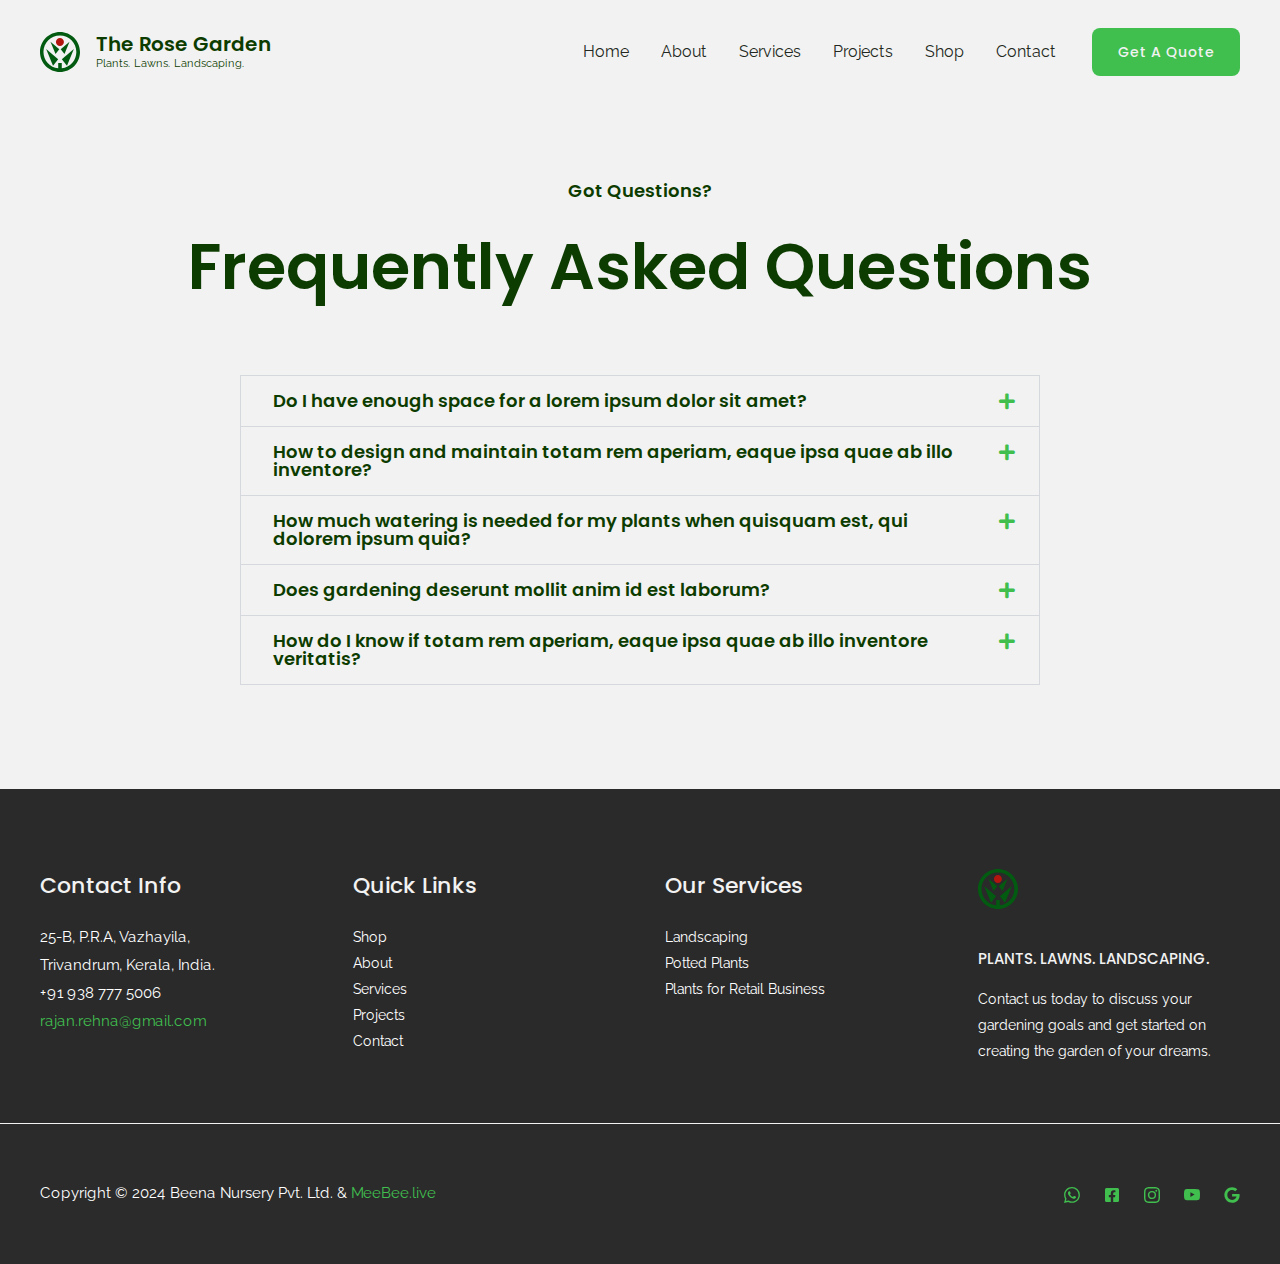
<file: faq.html>
<!DOCTYPE html>
<html lang="en-US">
<head>
<meta charset="UTF-8">
<meta name="viewport" content="width=device-width, initial-scale=1">
<link rel="profile" href="https://gmpg.org/xfn/11">

<meta name="robots" content="noindex, nofollow" />

<title>FAQ - The Rose Garden</title>
<meta property="og:locale" content="en_US" />
<meta property="og:type" content="article" />
<meta property="og:title" content="FAQ - The Rose Garden" />
<meta property="og:description" content="Got Questions? Frequently Asked Questions Do I have enough space for a lorem ipsum dolor sit amet? Sed ut perspiciatis unde omnis iste natus error sit voluptatem accusantium doloremque laudantium, totam rem aperiam, eaque ipsa quae ab illo inventore veritatis et quasi architecto beatae vitae dicta sunt explicabo. Nemo enim ipsam voluptatem quia voluptas sit [&hellip;]" />
<meta property="og:url" content="./faq/" />
<meta property="og:site_name" content="The Rose Garden" />
<meta property="article:modified_time" content="2023-11-22T02:17:34+00:00" />
<meta property="og:image" content="./wp-content/uploads/sites/277/2020/08/demo-screenshot.jpg" />
<meta property="og:image:width" content="1200" />
<meta property="og:image:height" content="630" />
<meta property="og:image:type" content="image/jpeg" />
<meta name="twitter:card" content="summary_large_image" />
<meta name="twitter:label1" content="Est. reading time" />
<meta name="twitter:data1" content="3 minutes" />
<script type="application/ld+json" class="yoast-schema-graph">{"@context":"https://schema.org","@graph":[{"@type":"WebPage","@id":"./faq/","url":"./faq/","name":"FAQ - The Rose Garden","isPartOf":{"@id":"./#website"},"datePublished":"2018-10-09T09:18:31+00:00","dateModified":"2023-11-22T02:17:34+00:00","breadcrumb":{"@id":"./faq/#breadcrumb"},"inLanguage":"en-US","potentialAction":[{"@type":"ReadAction","target":["./faq/"]}]},{"@type":"BreadcrumbList","@id":"./faq/#breadcrumb","itemListElement":[{"@type":"ListItem","position":1,"name":"Home","item":"./"},{"@type":"ListItem","position":2,"name":"FAQ"}]},{"@type":"WebSite","@id":"./#website","url":"./","name":"The Rose Garden","description":"Plants. Lawns. Landscaping.","publisher":{"@id":"./#organization"},"potentialAction":[{"@type":"SearchAction","target":{"@type":"EntryPoint","urlTemplate":"./?s={search_term_string}"},"query-input":"required name=search_term_string"}],"inLanguage":"en-US"},{"@type":"Organization","@id":"./#organization","name":"The Rose Garden","url":"./","logo":{"@type":"ImageObject","inLanguage":"en-US","@id":"./#/schema/logo/image/","url":"./wp-content/uploads/sites/277/2020/07/garden-maintenance-logo-1.svg","contentUrl":"./wp-content/uploads/sites/277/2020/07/garden-maintenance-logo-1.svg","width":100,"height":100,"caption":"The Rose Garden"},"image":{"@id":"./#/schema/logo/image/"}}]}</script>

<link rel="dns-prefetch" href="//fonts.googleapis.com" />
<link rel="alternate" type="application/rss+xml" title="The Rose Garden &raquo; Feed" href="./feed/" />
<link rel="alternate" type="application/rss+xml" title="The Rose Garden &raquo; Comments Feed" href="./comments/feed/" />
<script>
window._wpemojiSettings = {"baseUrl":"https:\/\/s.w.org\/images\/core\/emoji\/15.0.3\/72x72\/","ext":".png","svgUrl":"https:\/\/s.w.org\/images\/core\/emoji\/15.0.3\/svg\/","svgExt":".svg","source":{"concatemoji":"https:\/\/websitedemos.net\/garden-maintenance-02\/wp-includes\/js\/wp-emoji-release.min.js?ver=6.6.1"}};
/*! This file is auto-generated */
!function(i,n){var o,s,e;function c(e){try{var t={supportTests:e,timestamp:(new Date).valueOf()};sessionStorage.setItem(o,JSON.stringify(t))}catch(e){}}function p(e,t,n){e.clearRect(0,0,e.canvas.width,e.canvas.height),e.fillText(t,0,0);var t=new Uint32Array(e.getImageData(0,0,e.canvas.width,e.canvas.height).data),r=(e.clearRect(0,0,e.canvas.width,e.canvas.height),e.fillText(n,0,0),new Uint32Array(e.getImageData(0,0,e.canvas.width,e.canvas.height).data));return t.every(function(e,t){return e===r[t]})}function u(e,t,n){switch(t){case"flag":return n(e,"\ud83c\udff3\ufe0f\u200d\u26a7\ufe0f","\ud83c\udff3\ufe0f\u200b\u26a7\ufe0f")?!1:!n(e,"\ud83c\uddfa\ud83c\uddf3","\ud83c\uddfa\u200b\ud83c\uddf3")&&!n(e,"\ud83c\udff4\udb40\udc67\udb40\udc62\udb40\udc65\udb40\udc6e\udb40\udc67\udb40\udc7f","\ud83c\udff4\u200b\udb40\udc67\u200b\udb40\udc62\u200b\udb40\udc65\u200b\udb40\udc6e\u200b\udb40\udc67\u200b\udb40\udc7f");case"emoji":return!n(e,"\ud83d\udc26\u200d\u2b1b","\ud83d\udc26\u200b\u2b1b")}return!1}function f(e,t,n){var r="undefined"!=typeof WorkerGlobalScope&&self instanceof WorkerGlobalScope?new OffscreenCanvas(300,150):i.createElement("canvas"),a=r.getContext("2d",{willReadFrequently:!0}),o=(a.textBaseline="top",a.font="600 32px Arial",{});return e.forEach(function(e){o[e]=t(a,e,n)}),o}function t(e){var t=i.createElement("script");t.src=e,t.defer=!0,i.head.appendChild(t)}"undefined"!=typeof Promise&&(o="wpEmojiSettingsSupports",s=["flag","emoji"],n.supports={everything:!0,everythingExceptFlag:!0},e=new Promise(function(e){i.addEventListener("DOMContentLoaded",e,{once:!0})}),new Promise(function(t){var n=function(){try{var e=JSON.parse(sessionStorage.getItem(o));if("object"==typeof e&&"number"==typeof e.timestamp&&(new Date).valueOf()<e.timestamp+604800&&"object"==typeof e.supportTests)return e.supportTests}catch(e){}return null}();if(!n){if("undefined"!=typeof Worker&&"undefined"!=typeof OffscreenCanvas&&"undefined"!=typeof URL&&URL.createObjectURL&&"undefined"!=typeof Blob)try{var e="postMessage("+f.toString()+"("+[JSON.stringify(s),u.toString(),p.toString()].join(",")+"));",r=new Blob([e],{type:"text/javascript"}),a=new Worker(URL.createObjectURL(r),{name:"wpTestEmojiSupports"});return void(a.onmessage=function(e){c(n=e.data),a.terminate(),t(n)})}catch(e){}c(n=f(s,u,p))}t(n)}).then(function(e){for(var t in e)n.supports[t]=e[t],n.supports.everything=n.supports.everything&&n.supports[t],"flag"!==t&&(n.supports.everythingExceptFlag=n.supports.everythingExceptFlag&&n.supports[t]);n.supports.everythingExceptFlag=n.supports.everythingExceptFlag&&!n.supports.flag,n.DOMReady=!1,n.readyCallback=function(){n.DOMReady=!0}}).then(function(){return e}).then(function(){var e;n.supports.everything||(n.readyCallback(),(e=n.source||{}).concatemoji?t(e.concatemoji):e.wpemoji&&e.twemoji&&(t(e.twemoji),t(e.wpemoji)))}))}((window,document),window._wpemojiSettings);
</script>
<link rel="stylesheet" id="astra-theme-css-css" href="./wp-content/themes/astra/assets/css/minified/main.min.css?ver=4.7.3" media="all" />
<style id="astra-theme-css-inline-css">
:root{--ast-post-nav-space:0;--ast-container-default-xlg-padding:6.67em;--ast-container-default-lg-padding:5.67em;--ast-container-default-slg-padding:4.34em;--ast-container-default-md-padding:3.34em;--ast-container-default-sm-padding:6.67em;--ast-container-default-xs-padding:2.4em;--ast-container-default-xxs-padding:1.4em;--ast-code-block-background:#EEEEEE;--ast-comment-inputs-background:#FAFAFA;--ast-normal-container-width:1200px;--ast-narrow-container-width:750px;--ast-blog-title-font-weight:normal;--ast-blog-meta-weight:inherit;}html{font-size:100%;}a,.page-title{color:var(--ast-global-color-0);}a:hover,a:focus{color:var(--ast-global-color-1);}body,button,input,select,textarea,.ast-button,.ast-custom-button{font-family:'Raleway',sans-serif;font-weight:400;font-size:16px;font-size:1rem;}blockquote{color:var(--ast-global-color-3);}p,.entry-content p{margin-bottom:1em;}h1,.entry-content h1,h2,.entry-content h2,h3,.entry-content h3,h4,.entry-content h4,h5,.entry-content h5,h6,.entry-content h6,.site-title,.site-title a{font-family:'Poppins',sans-serif;font-weight:600;}.ast-site-identity .site-title a{color:var(--ast-global-color-2);}.ast-site-identity .site-description{color:var(--ast-global-color-3);}.site-title{font-size:20px;font-size:1.25rem;display:block;}header .custom-logo-link img{max-width:40px;}.astra-logo-svg{width:40px;}.site-header .site-description{font-size:11px;font-size:0.6875rem;display:block;}.entry-title{font-size:30px;font-size:1.875rem;}.archive .ast-article-post .ast-article-inner,.blog .ast-article-post .ast-article-inner,.archive .ast-article-post .ast-article-inner:hover,.blog .ast-article-post .ast-article-inner:hover{overflow:hidden;}h1,.entry-content h1{font-size:64px;font-size:4rem;font-family:'Poppins',sans-serif;line-height:1.4em;}h2,.entry-content h2{font-size:40px;font-size:2.5rem;font-family:'Poppins',sans-serif;line-height:1.3em;}h3,.entry-content h3{font-size:32px;font-size:2rem;font-family:'Poppins',sans-serif;line-height:1.3em;}h4,.entry-content h4{font-size:22px;font-size:1.375rem;line-height:1.2em;font-family:'Poppins',sans-serif;}h5,.entry-content h5{font-size:18px;font-size:1.125rem;line-height:1.2em;font-family:'Poppins',sans-serif;}h6,.entry-content h6{font-size:14px;font-size:0.875rem;line-height:1.25em;font-family:'Poppins',sans-serif;}::selection{background-color:var(--ast-global-color-0);color:#000000;}body,h1,.entry-title a,.entry-content h1,h2,.entry-content h2,h3,.entry-content h3,h4,.entry-content h4,h5,.entry-content h5,h6,.entry-content h6{color:var(--ast-global-color-3);}.tagcloud a:hover,.tagcloud a:focus,.tagcloud a.current-item{color:#000000;border-color:var(--ast-global-color-0);background-color:var(--ast-global-color-0);}input:focus,input[type="text"]:focus,input[type="email"]:focus,input[type="url"]:focus,input[type="password"]:focus,input[type="reset"]:focus,input[type="search"]:focus,textarea:focus{border-color:var(--ast-global-color-0);}input[type="radio"]:checked,input[type=reset],input[type="checkbox"]:checked,input[type="checkbox"]:hover:checked,input[type="checkbox"]:focus:checked,input[type=range]::-webkit-slider-thumb{border-color:var(--ast-global-color-0);background-color:var(--ast-global-color-0);box-shadow:none;}.site-footer a:hover + .post-count,.site-footer a:focus + .post-count{background:var(--ast-global-color-0);border-color:var(--ast-global-color-0);}.single .nav-links .nav-previous,.single .nav-links .nav-next{color:var(--ast-global-color-0);}.entry-meta,.entry-meta *{line-height:1.45;color:var(--ast-global-color-0);}.entry-meta a:not(.ast-button):hover,.entry-meta a:not(.ast-button):hover *,.entry-meta a:not(.ast-button):focus,.entry-meta a:not(.ast-button):focus *,.page-links > .page-link,.page-links .page-link:hover,.post-navigation a:hover{color:var(--ast-global-color-1);}#cat option,.secondary .calendar_wrap thead a,.secondary .calendar_wrap thead a:visited{color:var(--ast-global-color-0);}.secondary .calendar_wrap #today,.ast-progress-val span{background:var(--ast-global-color-0);}.secondary a:hover + .post-count,.secondary a:focus + .post-count{background:var(--ast-global-color-0);border-color:var(--ast-global-color-0);}.calendar_wrap #today > a{color:#000000;}.page-links .page-link,.single .post-navigation a{color:var(--ast-global-color-0);}.ast-header-break-point .main-header-bar .ast-button-wrap .menu-toggle{border-radius:100px;}.ast-search-menu-icon .search-form button.search-submit{padding:0 4px;}.ast-search-menu-icon form.search-form{padding-right:0;}.ast-search-menu-icon.slide-search input.search-field{width:0;}.ast-header-search .ast-search-menu-icon.ast-dropdown-active .search-form,.ast-header-search .ast-search-menu-icon.ast-dropdown-active .search-field:focus{transition:all 0.2s;}.search-form input.search-field:focus{outline:none;}.wp-block-latest-posts > li > a{color:var(--ast-global-color-2);}.widget-title,.widget .wp-block-heading{font-size:22px;font-size:1.375rem;color:var(--ast-global-color-3);}.ast-search-menu-icon.slide-search a:focus-visible:focus-visible,.astra-search-icon:focus-visible,#close:focus-visible,a:focus-visible,.ast-menu-toggle:focus-visible,.site .skip-link:focus-visible,.wp-block-loginout input:focus-visible,.wp-block-search.wp-block-search__button-inside .wp-block-search__inside-wrapper,.ast-header-navigation-arrow:focus-visible,.woocommerce .wc-proceed-to-checkout > .checkout-button:focus-visible,.woocommerce .woocommerce-MyAccount-navigation ul li a:focus-visible,.ast-orders-table__row .ast-orders-table__cell:focus-visible,.woocommerce .woocommerce-order-details .order-again > .button:focus-visible,.woocommerce .woocommerce-message a.button.wc-forward:focus-visible,.woocommerce #minus_qty:focus-visible,.woocommerce #plus_qty:focus-visible,a#ast-apply-coupon:focus-visible,.woocommerce .woocommerce-info a:focus-visible,.woocommerce .astra-shop-summary-wrap a:focus-visible,.woocommerce a.wc-forward:focus-visible,#ast-apply-coupon:focus-visible,.woocommerce-js .woocommerce-mini-cart-item a.remove:focus-visible,#close:focus-visible,.button.search-submit:focus-visible,#search_submit:focus,.normal-search:focus-visible,.ast-header-account-wrap:focus-visible{outline-style:dotted;outline-color:inherit;outline-width:thin;}input:focus,input[type="text"]:focus,input[type="email"]:focus,input[type="url"]:focus,input[type="password"]:focus,input[type="reset"]:focus,input[type="search"]:focus,input[type="number"]:focus,textarea:focus,.wp-block-search__input:focus,[data-section="section-header-mobile-trigger"] .ast-button-wrap .ast-mobile-menu-trigger-minimal:focus,.ast-mobile-popup-drawer.active .menu-toggle-close:focus,.woocommerce-ordering select.orderby:focus,#ast-scroll-top:focus,#coupon_code:focus,.woocommerce-page #comment:focus,.woocommerce #reviews #respond input#submit:focus,.woocommerce a.add_to_cart_button:focus,.woocommerce .button.single_add_to_cart_button:focus,.woocommerce .woocommerce-cart-form button:focus,.woocommerce .woocommerce-cart-form__cart-item .quantity .qty:focus,.woocommerce .woocommerce-billing-fields .woocommerce-billing-fields__field-wrapper .woocommerce-input-wrapper > .input-text:focus,.woocommerce #order_comments:focus,.woocommerce #place_order:focus,.woocommerce .woocommerce-address-fields .woocommerce-address-fields__field-wrapper .woocommerce-input-wrapper > .input-text:focus,.woocommerce .woocommerce-MyAccount-content form button:focus,.woocommerce .woocommerce-MyAccount-content .woocommerce-EditAccountForm .woocommerce-form-row .woocommerce-Input.input-text:focus,.woocommerce .ast-woocommerce-container .woocommerce-pagination ul.page-numbers li a:focus,body #content .woocommerce form .form-row .select2-container--default .select2-selection--single:focus,#ast-coupon-code:focus,.woocommerce.woocommerce-js .quantity input[type=number]:focus,.woocommerce-js .woocommerce-mini-cart-item .quantity input[type=number]:focus,.woocommerce p#ast-coupon-trigger:focus{border-style:dotted;border-color:inherit;border-width:thin;}input{outline:none;}.ast-logo-title-inline .site-logo-img{padding-right:1em;}.site-logo-img img{ transition:all 0.2s linear;}body .ast-oembed-container *{position:absolute;top:0;width:100%;height:100%;left:0;}body .wp-block-embed-pocket-casts .ast-oembed-container *{position:unset;}.ast-single-post-featured-section + article {margin-top: 2em;}.site-content .ast-single-post-featured-section img {width: 100%;overflow: hidden;object-fit: cover;}.site > .ast-single-related-posts-container {margin-top: 0;}@media (min-width: 922px) {.ast-desktop .ast-container--narrow {max-width: var(--ast-narrow-container-width);margin: 0 auto;}}.ast-page-builder-template .hentry {margin: 0;}.ast-page-builder-template .site-content > .ast-container {max-width: 100%;padding: 0;}.ast-page-builder-template .site .site-content #primary {padding: 0;margin: 0;}.ast-page-builder-template .no-results {text-align: center;margin: 4em auto;}.ast-page-builder-template .ast-pagination {padding: 2em;}.ast-page-builder-template .entry-header.ast-no-title.ast-no-thumbnail {margin-top: 0;}.ast-page-builder-template .entry-header.ast-header-without-markup {margin-top: 0;margin-bottom: 0;}.ast-page-builder-template .entry-header.ast-no-title.ast-no-meta {margin-bottom: 0;}.ast-page-builder-template.single .post-navigation {padding-bottom: 2em;}.ast-page-builder-template.single-post .site-content > .ast-container {max-width: 100%;}.ast-page-builder-template .entry-header {margin-top: 4em;margin-left: auto;margin-right: auto;padding-left: 20px;padding-right: 20px;}.single.ast-page-builder-template .entry-header {padding-left: 20px;padding-right: 20px;}.ast-page-builder-template .ast-archive-description {margin: 4em auto 0;padding-left: 20px;padding-right: 20px;}.ast-page-builder-template.ast-no-sidebar .entry-content .alignwide {margin-left: 0;margin-right: 0;}@media (max-width:921.9px){#ast-desktop-header{display:none;}}@media (min-width:922px){#ast-mobile-header{display:none;}}.wp-block-buttons.aligncenter{justify-content:center;}.wp-block-buttons .wp-block-button.is-style-outline .wp-block-button__link.wp-element-button,.ast-outline-button,.wp-block-uagb-buttons-child .uagb-buttons-repeater.ast-outline-button{border-color:var(--ast-global-color-0);border-top-width:2px;border-right-width:2px;border-bottom-width:2px;border-left-width:2px;font-family:'Poppins',sans-serif;font-weight:500;font-size:14px;font-size:0.875rem;line-height:1em;border-top-left-radius:8px;border-top-right-radius:8px;border-bottom-right-radius:8px;border-bottom-left-radius:8px;}.wp-block-button.is-style-outline .wp-block-button__link:hover,.wp-block-buttons .wp-block-button.is-style-outline .wp-block-button__link:focus,.wp-block-buttons .wp-block-button.is-style-outline > .wp-block-button__link:not(.has-text-color):hover,.wp-block-buttons .wp-block-button.wp-block-button__link.is-style-outline:not(.has-text-color):hover,.ast-outline-button:hover,.ast-outline-button:focus,.wp-block-uagb-buttons-child .uagb-buttons-repeater.ast-outline-button:hover,.wp-block-uagb-buttons-child .uagb-buttons-repeater.ast-outline-button:focus{background-color:var(--ast-global-color-5);}.wp-block-button .wp-block-button__link.wp-element-button.is-style-outline:not(.has-background),.wp-block-button.is-style-outline>.wp-block-button__link.wp-element-button:not(.has-background),.ast-outline-button{background-color:var(--ast-global-color-0);}.entry-content[ast-blocks-layout] > figure{margin-bottom:1em;}@media (max-width:921px){.ast-separate-container #primary,.ast-separate-container #secondary{padding:1.5em 0;}#primary,#secondary{padding:1.5em 0;margin:0;}.ast-left-sidebar #content > .ast-container{display:flex;flex-direction:column-reverse;width:100%;}.ast-separate-container .ast-article-post,.ast-separate-container .ast-article-single{padding:1.5em 2.14em;}.ast-author-box img.avatar{margin:20px 0 0 0;}}@media (min-width:922px){.ast-separate-container.ast-right-sidebar #primary,.ast-separate-container.ast-left-sidebar #primary{border:0;}.search-no-results.ast-separate-container #primary{margin-bottom:4em;}}.elementor-button-wrapper .elementor-button{border-style:solid;text-decoration:none;border-top-width:0;border-right-width:0;border-left-width:0;border-bottom-width:0;}body .elementor-button.elementor-size-sm,body .elementor-button.elementor-size-xs,body .elementor-button.elementor-size-md,body .elementor-button.elementor-size-lg,body .elementor-button.elementor-size-xl,body .elementor-button{border-top-left-radius:8px;border-top-right-radius:8px;border-bottom-right-radius:8px;border-bottom-left-radius:8px;padding-top:17px;padding-right:26px;padding-bottom:17px;padding-left:26px;}.elementor-button-wrapper .elementor-button{border-color:var(--ast-global-color-0);background-color:var(--ast-global-color-0);}.elementor-button-wrapper .elementor-button:hover,.elementor-button-wrapper .elementor-button:focus{color:var(--ast-global-color-4);background-color:var(--ast-global-color-5);border-color:var(--ast-global-color-5);}.wp-block-button .wp-block-button__link ,.elementor-button-wrapper .elementor-button,.elementor-button-wrapper .elementor-button:visited{color:var(--ast-global-color-4);}.elementor-button-wrapper .elementor-button{font-family:'Poppins',sans-serif;font-weight:500;font-size:14px;font-size:0.875rem;line-height:1em;text-transform:capitalize;letter-spacing:0.5px;}body .elementor-button.elementor-size-sm,body .elementor-button.elementor-size-xs,body .elementor-button.elementor-size-md,body .elementor-button.elementor-size-lg,body .elementor-button.elementor-size-xl,body .elementor-button{font-size:14px;font-size:0.875rem;}.wp-block-button .wp-block-button__link:hover,.wp-block-button .wp-block-button__link:focus{color:var(--ast-global-color-4);background-color:var(--ast-global-color-5);border-color:var(--ast-global-color-5);}.elementor-widget-heading h1.elementor-heading-title{line-height:1.4em;}.elementor-widget-heading h2.elementor-heading-title{line-height:1.3em;}.elementor-widget-heading h3.elementor-heading-title{line-height:1.3em;}.elementor-widget-heading h4.elementor-heading-title{line-height:1.2em;}.elementor-widget-heading h5.elementor-heading-title{line-height:1.2em;}.elementor-widget-heading h6.elementor-heading-title{line-height:1.25em;}.wp-block-button .wp-block-button__link,.wp-block-search .wp-block-search__button,body .wp-block-file .wp-block-file__button{border-color:var(--ast-global-color-0);background-color:var(--ast-global-color-0);color:var(--ast-global-color-4);font-family:'Poppins',sans-serif;font-weight:500;line-height:1em;text-transform:capitalize;letter-spacing:0.5px;font-size:14px;font-size:0.875rem;border-top-left-radius:8px;border-top-right-radius:8px;border-bottom-right-radius:8px;border-bottom-left-radius:8px;padding-top:17px;padding-right:26px;padding-bottom:17px;padding-left:26px;}.menu-toggle,button,.ast-button,.ast-custom-button,.button,input#submit,input[type="button"],input[type="submit"],input[type="reset"],form[CLASS*="wp-block-search__"].wp-block-search .wp-block-search__inside-wrapper .wp-block-search__button,body .wp-block-file .wp-block-file__button,.woocommerce-js a.button,.woocommerce button.button,.woocommerce .woocommerce-message a.button,.woocommerce #respond input#submit.alt,.woocommerce input.button.alt,.woocommerce input.button,.woocommerce input.button:disabled,.woocommerce input.button:disabled[disabled],.woocommerce input.button:disabled:hover,.woocommerce input.button:disabled[disabled]:hover,.woocommerce #respond input#submit,.woocommerce button.button.alt.disabled,.wc-block-grid__products .wc-block-grid__product .wp-block-button__link,.wc-block-grid__product-onsale,[CLASS*="wc-block"] button,.woocommerce-js .astra-cart-drawer .astra-cart-drawer-content .woocommerce-mini-cart__buttons .button:not(.checkout):not(.ast-continue-shopping),.woocommerce-js .astra-cart-drawer .astra-cart-drawer-content .woocommerce-mini-cart__buttons a.checkout,.woocommerce button.button.alt.disabled.wc-variation-selection-needed,[CLASS*="wc-block"] .wc-block-components-button{border-style:solid;border-top-width:0;border-right-width:0;border-left-width:0;border-bottom-width:0;color:var(--ast-global-color-4);border-color:var(--ast-global-color-0);background-color:var(--ast-global-color-0);padding-top:17px;padding-right:26px;padding-bottom:17px;padding-left:26px;font-family:'Poppins',sans-serif;font-weight:500;font-size:14px;font-size:0.875rem;line-height:1em;text-transform:capitalize;letter-spacing:0.5px;border-top-left-radius:8px;border-top-right-radius:8px;border-bottom-right-radius:8px;border-bottom-left-radius:8px;}button:focus,.menu-toggle:hover,button:hover,.ast-button:hover,.ast-custom-button:hover .button:hover,.ast-custom-button:hover ,input[type=reset]:hover,input[type=reset]:focus,input#submit:hover,input#submit:focus,input[type="button"]:hover,input[type="button"]:focus,input[type="submit"]:hover,input[type="submit"]:focus,form[CLASS*="wp-block-search__"].wp-block-search .wp-block-search__inside-wrapper .wp-block-search__button:hover,form[CLASS*="wp-block-search__"].wp-block-search .wp-block-search__inside-wrapper .wp-block-search__button:focus,body .wp-block-file .wp-block-file__button:hover,body .wp-block-file .wp-block-file__button:focus,.woocommerce-js a.button:hover,.woocommerce button.button:hover,.woocommerce .woocommerce-message a.button:hover,.woocommerce #respond input#submit:hover,.woocommerce #respond input#submit.alt:hover,.woocommerce input.button.alt:hover,.woocommerce input.button:hover,.woocommerce button.button.alt.disabled:hover,.wc-block-grid__products .wc-block-grid__product .wp-block-button__link:hover,[CLASS*="wc-block"] button:hover,.woocommerce-js .astra-cart-drawer .astra-cart-drawer-content .woocommerce-mini-cart__buttons .button:not(.checkout):not(.ast-continue-shopping):hover,.woocommerce-js .astra-cart-drawer .astra-cart-drawer-content .woocommerce-mini-cart__buttons a.checkout:hover,.woocommerce button.button.alt.disabled.wc-variation-selection-needed:hover,[CLASS*="wc-block"] .wc-block-components-button:hover,[CLASS*="wc-block"] .wc-block-components-button:focus{color:var(--ast-global-color-4);background-color:var(--ast-global-color-5);border-color:var(--ast-global-color-5);}@media (max-width:921px){.ast-mobile-header-stack .main-header-bar .ast-search-menu-icon{display:inline-block;}.ast-header-break-point.ast-header-custom-item-outside .ast-mobile-header-stack .main-header-bar .ast-search-icon{margin:0;}.ast-comment-avatar-wrap img{max-width:2.5em;}.ast-comment-meta{padding:0 1.8888em 1.3333em;}.ast-separate-container .ast-comment-list li.depth-1{padding:1.5em 2.14em;}.ast-separate-container .comment-respond{padding:2em 2.14em;}}@media (min-width:544px){.ast-container{max-width:100%;}}@media (max-width:544px){.ast-separate-container .ast-article-post,.ast-separate-container .ast-article-single,.ast-separate-container .comments-title,.ast-separate-container .ast-archive-description{padding:1.5em 1em;}.ast-separate-container #content .ast-container{padding-left:0.54em;padding-right:0.54em;}.ast-separate-container .ast-comment-list .bypostauthor{padding:.5em;}.ast-search-menu-icon.ast-dropdown-active .search-field{width:170px;}} #ast-mobile-header .ast-site-header-cart-li a{pointer-events:none;} #ast-desktop-header .ast-site-header-cart-li a{pointer-events:none;}body,.ast-separate-container{background-color:var(--ast-global-color-4);background-image:none;}@media (max-width:921px){.site-title{font-size:18px;font-size:1.125rem;display:block;}.site-header .site-description{font-size:12px;font-size:0.75rem;display:block;}h1,.entry-content h1{font-size:48px;}h2,.entry-content h2{font-size:32px;}h3,.entry-content h3{font-size:24px;}h4,.entry-content h4{font-size:20px;font-size:1.25rem;}h5,.entry-content h5{font-size:16px;font-size:1rem;}h6,.entry-content h6{font-size:13px;font-size:0.8125rem;}.astra-logo-svg{width:40px;}header .custom-logo-link img,.ast-header-break-point .site-logo-img .custom-mobile-logo-link img{max-width:40px;}}@media (max-width:544px){.site-title{font-size:16px;font-size:1rem;display:block;}.site-header .site-description{font-size:11px;font-size:0.6875rem;display:block;}h1,.entry-content h1{font-size:40px;}h2,.entry-content h2{font-size:28px;}h3,.entry-content h3{font-size:24px;}h4,.entry-content h4{font-size:20px;font-size:1.25rem;}h5,.entry-content h5{font-size:16px;font-size:1rem;}h6,.entry-content h6{font-size:13px;font-size:0.8125rem;}header .custom-logo-link img,.ast-header-break-point .site-branding img,.ast-header-break-point .custom-logo-link img{max-width:32px;}.astra-logo-svg{width:32px;}.ast-header-break-point .site-logo-img .custom-mobile-logo-link img{max-width:32px;}}@media (max-width:921px){html{font-size:91.2%;}}@media (max-width:544px){html{font-size:91.2%;}}@media (min-width:922px){.ast-container{max-width:1240px;}}@media (min-width:922px){.site-content .ast-container{display:flex;}}@media (max-width:921px){.site-content .ast-container{flex-direction:column;}}@media (min-width:922px){.main-header-menu .sub-menu .menu-item.ast-left-align-sub-menu:hover > .sub-menu,.main-header-menu .sub-menu .menu-item.ast-left-align-sub-menu.focus > .sub-menu{margin-left:-0px;}}.ast-theme-transparent-header [data-section="section-header-mobile-trigger"] .ast-button-wrap .ast-mobile-menu-trigger-outline{background:transparent;}.site .comments-area{padding-bottom:3em;}.wp-block-file {display: flex;align-items: center;flex-wrap: wrap;justify-content: space-between;}.wp-block-pullquote {border: none;}.wp-block-pullquote blockquote::before {content: "\201D";font-family: "Helvetica",sans-serif;display: flex;transform: rotate( 180deg );font-size: 6rem;font-style: normal;line-height: 1;font-weight: bold;align-items: center;justify-content: center;}.has-text-align-right > blockquote::before {justify-content: flex-start;}.has-text-align-left > blockquote::before {justify-content: flex-end;}figure.wp-block-pullquote.is-style-solid-color blockquote {max-width: 100%;text-align: inherit;}html body {--wp--custom--ast-default-block-top-padding: 3em;--wp--custom--ast-default-block-right-padding: 3em;--wp--custom--ast-default-block-bottom-padding: 3em;--wp--custom--ast-default-block-left-padding: 3em;--wp--custom--ast-container-width: 1200px;--wp--custom--ast-content-width-size: 1200px;--wp--custom--ast-wide-width-size: calc(1200px + var(--wp--custom--ast-default-block-left-padding) + var(--wp--custom--ast-default-block-right-padding));}.ast-narrow-container {--wp--custom--ast-content-width-size: 750px;--wp--custom--ast-wide-width-size: 750px;}@media(max-width: 921px) {html body {--wp--custom--ast-default-block-top-padding: 3em;--wp--custom--ast-default-block-right-padding: 2em;--wp--custom--ast-default-block-bottom-padding: 3em;--wp--custom--ast-default-block-left-padding: 2em;}}@media(max-width: 544px) {html body {--wp--custom--ast-default-block-top-padding: 3em;--wp--custom--ast-default-block-right-padding: 1.5em;--wp--custom--ast-default-block-bottom-padding: 3em;--wp--custom--ast-default-block-left-padding: 1.5em;}}.entry-content > .wp-block-group,.entry-content > .wp-block-cover,.entry-content > .wp-block-columns {padding-top: var(--wp--custom--ast-default-block-top-padding);padding-right: var(--wp--custom--ast-default-block-right-padding);padding-bottom: var(--wp--custom--ast-default-block-bottom-padding);padding-left: var(--wp--custom--ast-default-block-left-padding);}.ast-plain-container.ast-no-sidebar .entry-content > .alignfull,.ast-page-builder-template .ast-no-sidebar .entry-content > .alignfull {margin-left: calc( -50vw + 50%);margin-right: calc( -50vw + 50%);max-width: 100vw;width: 100vw;}.ast-plain-container.ast-no-sidebar .entry-content .alignfull .alignfull,.ast-page-builder-template.ast-no-sidebar .entry-content .alignfull .alignfull,.ast-plain-container.ast-no-sidebar .entry-content .alignfull .alignwide,.ast-page-builder-template.ast-no-sidebar .entry-content .alignfull .alignwide,.ast-plain-container.ast-no-sidebar .entry-content .alignwide .alignfull,.ast-page-builder-template.ast-no-sidebar .entry-content .alignwide .alignfull,.ast-plain-container.ast-no-sidebar .entry-content .alignwide .alignwide,.ast-page-builder-template.ast-no-sidebar .entry-content .alignwide .alignwide,.ast-plain-container.ast-no-sidebar .entry-content .wp-block-column .alignfull,.ast-page-builder-template.ast-no-sidebar .entry-content .wp-block-column .alignfull,.ast-plain-container.ast-no-sidebar .entry-content .wp-block-column .alignwide,.ast-page-builder-template.ast-no-sidebar .entry-content .wp-block-column .alignwide {margin-left: auto;margin-right: auto;width: 100%;}[ast-blocks-layout] .wp-block-separator:not(.is-style-dots) {height: 0;}[ast-blocks-layout] .wp-block-separator {margin: 20px auto;}[ast-blocks-layout] .wp-block-separator:not(.is-style-wide):not(.is-style-dots) {max-width: 100px;}[ast-blocks-layout] .wp-block-separator.has-background {padding: 0;}.entry-content[ast-blocks-layout] > * {max-width: var(--wp--custom--ast-content-width-size);margin-left: auto;margin-right: auto;}.entry-content[ast-blocks-layout] > .alignwide {max-width: var(--wp--custom--ast-wide-width-size);}.entry-content[ast-blocks-layout] .alignfull {max-width: none;}.entry-content .wp-block-columns {margin-bottom: 0;}blockquote {margin: 1.5em;border-color: rgba(0,0,0,0.05);}.wp-block-quote:not(.has-text-align-right):not(.has-text-align-center) {border-left: 5px solid rgba(0,0,0,0.05);}.has-text-align-right > blockquote,blockquote.has-text-align-right {border-right: 5px solid rgba(0,0,0,0.05);}.has-text-align-left > blockquote,blockquote.has-text-align-left {border-left: 5px solid rgba(0,0,0,0.05);}.wp-block-site-tagline,.wp-block-latest-posts .read-more {margin-top: 15px;}.wp-block-loginout p label {display: block;}.wp-block-loginout p:not(.login-remember):not(.login-submit) input {width: 100%;}.wp-block-loginout input:focus {border-color: transparent;}.wp-block-loginout input:focus {outline: thin dotted;}.entry-content .wp-block-media-text .wp-block-media-text__content {padding: 0 0 0 8%;}.entry-content .wp-block-media-text.has-media-on-the-right .wp-block-media-text__content {padding: 0 8% 0 0;}.entry-content .wp-block-media-text.has-background .wp-block-media-text__content {padding: 8%;}.entry-content .wp-block-cover:not([class*="background-color"]) .wp-block-cover__inner-container,.entry-content .wp-block-cover:not([class*="background-color"]) .wp-block-cover-image-text,.entry-content .wp-block-cover:not([class*="background-color"]) .wp-block-cover-text,.entry-content .wp-block-cover-image:not([class*="background-color"]) .wp-block-cover__inner-container,.entry-content .wp-block-cover-image:not([class*="background-color"]) .wp-block-cover-image-text,.entry-content .wp-block-cover-image:not([class*="background-color"]) .wp-block-cover-text {color: var(--ast-global-color-5);}.wp-block-loginout .login-remember input {width: 1.1rem;height: 1.1rem;margin: 0 5px 4px 0;vertical-align: middle;}.wp-block-latest-posts > li > *:first-child,.wp-block-latest-posts:not(.is-grid) > li:first-child {margin-top: 0;}.entry-content .wp-block-buttons,.entry-content .wp-block-uagb-buttons {margin-bottom: 1.5em;}.wp-block-search__inside-wrapper .wp-block-search__input {padding: 0 10px;color: var(--ast-global-color-3);background: var(--ast-global-color-5);border-color: var(--ast-border-color);}.wp-block-latest-posts .read-more {margin-bottom: 1.5em;}.wp-block-search__no-button .wp-block-search__inside-wrapper .wp-block-search__input {padding-top: 5px;padding-bottom: 5px;}.wp-block-latest-posts .wp-block-latest-posts__post-date,.wp-block-latest-posts .wp-block-latest-posts__post-author {font-size: 1rem;}.wp-block-latest-posts > li > *,.wp-block-latest-posts:not(.is-grid) > li {margin-top: 12px;margin-bottom: 12px;}.ast-page-builder-template .entry-content[ast-blocks-layout] > *,.ast-page-builder-template .entry-content[ast-blocks-layout] > .alignfull > * {max-width: none;}.ast-page-builder-template .entry-content[ast-blocks-layout] > .alignwide > * {max-width: var(--wp--custom--ast-wide-width-size);}.ast-page-builder-template .entry-content[ast-blocks-layout] > .inherit-container-width > *,.ast-page-builder-template .entry-content[ast-blocks-layout] > * > *,.entry-content[ast-blocks-layout] > .wp-block-cover .wp-block-cover__inner-container {max-width: var(--wp--custom--ast-content-width-size);margin-left: auto;margin-right: auto;}.entry-content[ast-blocks-layout] .wp-block-cover:not(.alignleft):not(.alignright) {width: auto;}@media(max-width: 1200px) {.ast-separate-container .entry-content > .alignfull,.ast-separate-container .entry-content[ast-blocks-layout] > .alignwide,.ast-plain-container .entry-content[ast-blocks-layout] > .alignwide,.ast-plain-container .entry-content .alignfull {margin-left: calc(-1 * min(var(--ast-container-default-xlg-padding),20px)) ;margin-right: calc(-1 * min(var(--ast-container-default-xlg-padding),20px));}}@media(min-width: 1201px) {.ast-separate-container .entry-content > .alignfull {margin-left: calc(-1 * var(--ast-container-default-xlg-padding) );margin-right: calc(-1 * var(--ast-container-default-xlg-padding) );}.ast-separate-container .entry-content[ast-blocks-layout] > .alignwide,.ast-plain-container .entry-content[ast-blocks-layout] > .alignwide {margin-left: calc(-1 * var(--wp--custom--ast-default-block-left-padding) );margin-right: calc(-1 * var(--wp--custom--ast-default-block-right-padding) );}}@media(min-width: 921px) {.ast-separate-container .entry-content .wp-block-group.alignwide:not(.inherit-container-width) > :where(:not(.alignleft):not(.alignright)),.ast-plain-container .entry-content .wp-block-group.alignwide:not(.inherit-container-width) > :where(:not(.alignleft):not(.alignright)) {max-width: calc( var(--wp--custom--ast-content-width-size) + 80px );}.ast-plain-container.ast-right-sidebar .entry-content[ast-blocks-layout] .alignfull,.ast-plain-container.ast-left-sidebar .entry-content[ast-blocks-layout] .alignfull {margin-left: -60px;margin-right: -60px;}}@media(min-width: 544px) {.entry-content > .alignleft {margin-right: 20px;}.entry-content > .alignright {margin-left: 20px;}}@media (max-width:544px){.wp-block-columns .wp-block-column:not(:last-child){margin-bottom:20px;}.wp-block-latest-posts{margin:0;}}@media( max-width: 600px ) {.entry-content .wp-block-media-text .wp-block-media-text__content,.entry-content .wp-block-media-text.has-media-on-the-right .wp-block-media-text__content {padding: 8% 0 0;}.entry-content .wp-block-media-text.has-background .wp-block-media-text__content {padding: 8%;}}.ast-page-builder-template .entry-header {padding-left: 0;}.ast-narrow-container .site-content .wp-block-uagb-image--align-full .wp-block-uagb-image__figure {max-width: 100%;margin-left: auto;margin-right: auto;}:root .has-ast-global-color-0-color{color:var(--ast-global-color-0);}:root .has-ast-global-color-0-background-color{background-color:var(--ast-global-color-0);}:root .wp-block-button .has-ast-global-color-0-color{color:var(--ast-global-color-0);}:root .wp-block-button .has-ast-global-color-0-background-color{background-color:var(--ast-global-color-0);}:root .has-ast-global-color-1-color{color:var(--ast-global-color-1);}:root .has-ast-global-color-1-background-color{background-color:var(--ast-global-color-1);}:root .wp-block-button .has-ast-global-color-1-color{color:var(--ast-global-color-1);}:root .wp-block-button .has-ast-global-color-1-background-color{background-color:var(--ast-global-color-1);}:root .has-ast-global-color-2-color{color:var(--ast-global-color-2);}:root .has-ast-global-color-2-background-color{background-color:var(--ast-global-color-2);}:root .wp-block-button .has-ast-global-color-2-color{color:var(--ast-global-color-2);}:root .wp-block-button .has-ast-global-color-2-background-color{background-color:var(--ast-global-color-2);}:root .has-ast-global-color-3-color{color:var(--ast-global-color-3);}:root .has-ast-global-color-3-background-color{background-color:var(--ast-global-color-3);}:root .wp-block-button .has-ast-global-color-3-color{color:var(--ast-global-color-3);}:root .wp-block-button .has-ast-global-color-3-background-color{background-color:var(--ast-global-color-3);}:root .has-ast-global-color-4-color{color:var(--ast-global-color-4);}:root .has-ast-global-color-4-background-color{background-color:var(--ast-global-color-4);}:root .wp-block-button .has-ast-global-color-4-color{color:var(--ast-global-color-4);}:root .wp-block-button .has-ast-global-color-4-background-color{background-color:var(--ast-global-color-4);}:root .has-ast-global-color-5-color{color:var(--ast-global-color-5);}:root .has-ast-global-color-5-background-color{background-color:var(--ast-global-color-5);}:root .wp-block-button .has-ast-global-color-5-color{color:var(--ast-global-color-5);}:root .wp-block-button .has-ast-global-color-5-background-color{background-color:var(--ast-global-color-5);}:root .has-ast-global-color-6-color{color:var(--ast-global-color-6);}:root .has-ast-global-color-6-background-color{background-color:var(--ast-global-color-6);}:root .wp-block-button .has-ast-global-color-6-color{color:var(--ast-global-color-6);}:root .wp-block-button .has-ast-global-color-6-background-color{background-color:var(--ast-global-color-6);}:root .has-ast-global-color-7-color{color:var(--ast-global-color-7);}:root .has-ast-global-color-7-background-color{background-color:var(--ast-global-color-7);}:root .wp-block-button .has-ast-global-color-7-color{color:var(--ast-global-color-7);}:root .wp-block-button .has-ast-global-color-7-background-color{background-color:var(--ast-global-color-7);}:root .has-ast-global-color-8-color{color:var(--ast-global-color-8);}:root .has-ast-global-color-8-background-color{background-color:var(--ast-global-color-8);}:root .wp-block-button .has-ast-global-color-8-color{color:var(--ast-global-color-8);}:root .wp-block-button .has-ast-global-color-8-background-color{background-color:var(--ast-global-color-8);}:root{--ast-global-color-0:#40bf4f;--ast-global-color-1:#0d3c00;--ast-global-color-2:#0d3c00;--ast-global-color-3:#5a5a5a;--ast-global-color-4:#f2f2f2;--ast-global-color-5:#ffffff;--ast-global-color-6:#f3f2ed;--ast-global-color-7:#222821;--ast-global-color-8:rgba(64,191,79,0.15);}:root {--ast-border-color : #dddddd;}.ast-single-entry-banner {-js-display: flex;display: flex;flex-direction: column;justify-content: center;text-align: center;position: relative;background: #eeeeee;}.ast-single-entry-banner[data-banner-layout="layout-1"] {max-width: 1200px;background: inherit;padding: 20px 0;}.ast-single-entry-banner[data-banner-width-type="custom"] {margin: 0 auto;width: 100%;}.ast-single-entry-banner + .site-content .entry-header {margin-bottom: 0;}.site .ast-author-avatar {--ast-author-avatar-size: ;}a.ast-underline-text {text-decoration: underline;}.ast-container > .ast-terms-link {position: relative;display: block;}a.ast-button.ast-badge-tax {padding: 4px 8px;border-radius: 3px;font-size: inherit;}header.entry-header .entry-title{font-size:30px;font-size:1.875rem;}header.entry-header > *:not(:last-child){margin-bottom:10px;}.ast-archive-entry-banner {-js-display: flex;display: flex;flex-direction: column;justify-content: center;text-align: center;position: relative;background: #eeeeee;}.ast-archive-entry-banner[data-banner-width-type="custom"] {margin: 0 auto;width: 100%;}.ast-archive-entry-banner[data-banner-layout="layout-1"] {background: inherit;padding: 20px 0;text-align: left;}body.archive .ast-archive-description{max-width:1200px;width:100%;text-align:left;padding-top:3em;padding-right:3em;padding-bottom:3em;padding-left:3em;}body.archive .ast-archive-description .ast-archive-title,body.archive .ast-archive-description .ast-archive-title *{font-size:40px;font-size:2.5rem;}body.archive .ast-archive-description > *:not(:last-child){margin-bottom:10px;}@media (max-width:921px){body.archive .ast-archive-description{text-align:left;}}@media (max-width:544px){body.archive .ast-archive-description{text-align:left;}}@media (min-width:921px){.ast-theme-transparent-header #masthead{position:absolute;left:0;right:0;}.ast-theme-transparent-header .main-header-bar,.ast-theme-transparent-header.ast-header-break-point .main-header-bar{background:none;}body.elementor-editor-active.ast-theme-transparent-header #masthead,.fl-builder-edit .ast-theme-transparent-header #masthead,body.vc_editor.ast-theme-transparent-header #masthead,body.brz-ed.ast-theme-transparent-header #masthead{z-index:0;}.ast-header-break-point.ast-replace-site-logo-transparent.ast-theme-transparent-header .custom-mobile-logo-link{display:none;}.ast-header-break-point.ast-replace-site-logo-transparent.ast-theme-transparent-header .transparent-custom-logo{display:inline-block;}.ast-theme-transparent-header .ast-above-header,.ast-theme-transparent-header .ast-above-header.ast-above-header-bar{background-image:none;background-color:transparent;}.ast-theme-transparent-header .ast-below-header,.ast-theme-transparent-header .ast-below-header.ast-below-header-bar{background-image:none;background-color:transparent;}}.ast-theme-transparent-header .site-title a,.ast-theme-transparent-header .site-title a:focus,.ast-theme-transparent-header .site-title a:hover,.ast-theme-transparent-header .site-title a:visited{color:var(--ast-global-color-2);}.ast-theme-transparent-header .site-header .site-description{color:var(--ast-global-color-2);}.ast-theme-transparent-header .ast-builder-menu .main-header-menu .menu-item .sub-menu .menu-link,.ast-theme-transparent-header .main-header-menu .menu-item .sub-menu .menu-link{background-color:transparent;}@media (max-width:921px){.ast-theme-transparent-header #masthead{position:absolute;left:0;right:0;}.ast-theme-transparent-header .main-header-bar,.ast-theme-transparent-header.ast-header-break-point .main-header-bar{background:none;}body.elementor-editor-active.ast-theme-transparent-header #masthead,.fl-builder-edit .ast-theme-transparent-header #masthead,body.vc_editor.ast-theme-transparent-header #masthead,body.brz-ed.ast-theme-transparent-header #masthead{z-index:0;}.ast-header-break-point.ast-replace-site-logo-transparent.ast-theme-transparent-header .custom-mobile-logo-link{display:none;}.ast-header-break-point.ast-replace-site-logo-transparent.ast-theme-transparent-header .transparent-custom-logo{display:inline-block;}.ast-theme-transparent-header .ast-above-header,.ast-theme-transparent-header .ast-above-header.ast-above-header-bar{background-image:none;background-color:transparent;}.ast-theme-transparent-header .ast-below-header,.ast-theme-transparent-header .ast-below-header.ast-below-header-bar{background-image:none;background-color:transparent;}}.ast-theme-transparent-header #ast-desktop-header > .ast-main-header-wrap > .main-header-bar,.ast-theme-transparent-header.ast-header-break-point #ast-mobile-header > .ast-main-header-wrap > .main-header-bar{border-bottom-width:0;border-bottom-style:solid;}.ast-breadcrumbs .trail-browse,.ast-breadcrumbs .trail-items,.ast-breadcrumbs .trail-items li{display:inline-block;margin:0;padding:0;border:none;background:inherit;text-indent:0;text-decoration:none;}.ast-breadcrumbs .trail-browse{font-size:inherit;font-style:inherit;font-weight:inherit;color:inherit;}.ast-breadcrumbs .trail-items{list-style:none;}.trail-items li::after{padding:0 0.3em;content:"\00bb";}.trail-items li:last-of-type::after{display:none;}h1,.entry-content h1,h2,.entry-content h2,h3,.entry-content h3,h4,.entry-content h4,h5,.entry-content h5,h6,.entry-content h6{color:var(--ast-global-color-2);}@media (max-width:921px){.ast-builder-grid-row-container.ast-builder-grid-row-tablet-3-firstrow .ast-builder-grid-row > *:first-child,.ast-builder-grid-row-container.ast-builder-grid-row-tablet-3-lastrow .ast-builder-grid-row > *:last-child{grid-column:1 / -1;}}@media (max-width:544px){.ast-builder-grid-row-container.ast-builder-grid-row-mobile-3-firstrow .ast-builder-grid-row > *:first-child,.ast-builder-grid-row-container.ast-builder-grid-row-mobile-3-lastrow .ast-builder-grid-row > *:last-child{grid-column:1 / -1;}}.ast-builder-layout-element[data-section="title_tagline"]{display:flex;}@media (max-width:921px){.ast-header-break-point .ast-builder-layout-element[data-section="title_tagline"]{display:flex;}}@media (max-width:544px){.ast-header-break-point .ast-builder-layout-element[data-section="title_tagline"]{display:flex;}}[data-section*="section-hb-button-"] .menu-link{display:none;}.ast-header-button-1[data-section*="section-hb-button-"] .ast-builder-button-wrap .ast-custom-button{line-height:1em;}.ast-header-button-1 .ast-custom-button{color:var(--ast-global-color-4);background:var(--ast-global-color-0);}.ast-header-button-1 .ast-custom-button:hover{color:rgba(255,255,255,0.75);background:var(--ast-global-color-0);}@media (max-width:921px){.ast-header-button-1[data-section*="section-hb-button-"] .ast-builder-button-wrap .ast-custom-button{margin-top:10px;margin-bottom:20px;margin-left:20px;margin-right:20px;}}.ast-header-button-1[data-section="section-hb-button-1"]{display:flex;}@media (max-width:921px){.ast-header-break-point .ast-header-button-1[data-section="section-hb-button-1"]{display:none;}}@media (max-width:544px){.ast-header-break-point .ast-header-button-1[data-section="section-hb-button-1"]{display:none;}}.ast-builder-menu-1{font-family:inherit;font-weight:inherit;}.ast-builder-menu-1 .menu-item > .menu-link{color:var(--ast-global-color-7);}.ast-builder-menu-1 .menu-item > .ast-menu-toggle{color:var(--ast-global-color-7);}.ast-builder-menu-1 .menu-item:hover > .menu-link,.ast-builder-menu-1 .inline-on-mobile .menu-item:hover > .ast-menu-toggle{color:var(--ast-global-color-0);}.ast-builder-menu-1 .menu-item:hover > .ast-menu-toggle{color:var(--ast-global-color-0);}.ast-builder-menu-1 .menu-item.current-menu-item > .menu-link,.ast-builder-menu-1 .inline-on-mobile .menu-item.current-menu-item > .ast-menu-toggle,.ast-builder-menu-1 .current-menu-ancestor > .menu-link{color:var(--ast-global-color-0);}.ast-builder-menu-1 .menu-item.current-menu-item > .ast-menu-toggle{color:var(--ast-global-color-0);}.ast-builder-menu-1 .sub-menu,.ast-builder-menu-1 .inline-on-mobile .sub-menu{border-top-width:0;border-bottom-width:0;border-right-width:0;border-left-width:0;border-color:#eaeaea;border-style:solid;}.ast-builder-menu-1 .main-header-menu > .menu-item > .sub-menu,.ast-builder-menu-1 .main-header-menu > .menu-item > .astra-full-megamenu-wrapper{margin-top:0;}.ast-desktop .ast-builder-menu-1 .main-header-menu > .menu-item > .sub-menu:before,.ast-desktop .ast-builder-menu-1 .main-header-menu > .menu-item > .astra-full-megamenu-wrapper:before{height:calc( 0px + 5px );}.ast-desktop .ast-builder-menu-1 .menu-item .sub-menu .menu-link{border-style:none;}@media (max-width:921px){.ast-header-break-point .ast-builder-menu-1 .menu-item.menu-item-has-children > .ast-menu-toggle{top:0;}.ast-builder-menu-1 .inline-on-mobile .menu-item.menu-item-has-children > .ast-menu-toggle{right:-15px;}.ast-builder-menu-1 .menu-item-has-children > .menu-link:after{content:unset;}.ast-builder-menu-1 .main-header-menu > .menu-item > .sub-menu,.ast-builder-menu-1 .main-header-menu > .menu-item > .astra-full-megamenu-wrapper{margin-top:0;}}@media (max-width:544px){.ast-header-break-point .ast-builder-menu-1 .menu-item.menu-item-has-children > .ast-menu-toggle{top:0;}.ast-builder-menu-1 .main-header-menu > .menu-item > .sub-menu,.ast-builder-menu-1 .main-header-menu > .menu-item > .astra-full-megamenu-wrapper{margin-top:0;}}.ast-builder-menu-1{display:flex;}@media (max-width:921px){.ast-header-break-point .ast-builder-menu-1{display:flex;}}@media (max-width:544px){.ast-header-break-point .ast-builder-menu-1{display:flex;}}.site-below-footer-wrap{padding-top:20px;padding-bottom:20px;}.site-below-footer-wrap[data-section="section-below-footer-builder"]{background-color:#2b2b2b;background-image:none;min-height:100px;border-style:solid;border-width:0px;border-top-width:1px;border-top-color:var(--ast-global-color-4);}.site-below-footer-wrap[data-section="section-below-footer-builder"] .ast-builder-grid-row{max-width:1200px;min-height:100px;margin-left:auto;margin-right:auto;}.site-below-footer-wrap[data-section="section-below-footer-builder"] .ast-builder-grid-row,.site-below-footer-wrap[data-section="section-below-footer-builder"] .site-footer-section{align-items:center;}.site-below-footer-wrap[data-section="section-below-footer-builder"].ast-footer-row-inline .site-footer-section{display:flex;margin-bottom:0;}.ast-builder-grid-row-2-equal .ast-builder-grid-row{grid-template-columns:repeat( 2,1fr );}@media (max-width:921px){.site-below-footer-wrap[data-section="section-below-footer-builder"].ast-footer-row-tablet-inline .site-footer-section{display:flex;margin-bottom:0;}.site-below-footer-wrap[data-section="section-below-footer-builder"].ast-footer-row-tablet-stack .site-footer-section{display:block;margin-bottom:10px;}.ast-builder-grid-row-container.ast-builder-grid-row-tablet-2-equal .ast-builder-grid-row{grid-template-columns:repeat( 2,1fr );}}@media (max-width:544px){.site-below-footer-wrap[data-section="section-below-footer-builder"].ast-footer-row-mobile-inline .site-footer-section{display:flex;margin-bottom:0;}.site-below-footer-wrap[data-section="section-below-footer-builder"].ast-footer-row-mobile-stack .site-footer-section{display:block;margin-bottom:10px;}.ast-builder-grid-row-container.ast-builder-grid-row-mobile-full .ast-builder-grid-row{grid-template-columns:1fr;}}@media (max-width:921px){.site-below-footer-wrap[data-section="section-below-footer-builder"]{padding-top:20px;padding-bottom:20px;padding-left:20px;padding-right:20px;}}.site-below-footer-wrap[data-section="section-below-footer-builder"]{display:grid;}@media (max-width:921px){.ast-header-break-point .site-below-footer-wrap[data-section="section-below-footer-builder"]{display:grid;}}@media (max-width:544px){.ast-header-break-point .site-below-footer-wrap[data-section="section-below-footer-builder"]{display:grid;}}.ast-footer-copyright{text-align:left;}.ast-footer-copyright {color:var(--ast-global-color-5);}@media (max-width:921px){.ast-footer-copyright{text-align:left;}}@media (max-width:544px){.ast-footer-copyright{text-align:center;}}.ast-footer-copyright {font-size:15px;font-size:0.9375rem;}.ast-footer-copyright.ast-builder-layout-element{display:flex;}@media (max-width:921px){.ast-header-break-point .ast-footer-copyright.ast-builder-layout-element{display:flex;}}@media (max-width:544px){.ast-header-break-point .ast-footer-copyright.ast-builder-layout-element{display:flex;}}.ast-social-stack-desktop .ast-builder-social-element,.ast-social-stack-tablet .ast-builder-social-element,.ast-social-stack-mobile .ast-builder-social-element {margin-top: 6px;margin-bottom: 6px;}.social-show-label-true .ast-builder-social-element {width: auto;padding: 0 0.4em;}[data-section^="section-fb-social-icons-"] .footer-social-inner-wrap {text-align: center;}.ast-footer-social-wrap {width: 100%;}.ast-footer-social-wrap .ast-builder-social-element:first-child {margin-left: 0;}.ast-footer-social-wrap .ast-builder-social-element:last-child {margin-right: 0;}.ast-header-social-wrap .ast-builder-social-element:first-child {margin-left: 0;}.ast-header-social-wrap .ast-builder-social-element:last-child {margin-right: 0;}.ast-builder-social-element {line-height: 1;color: #3a3a3a;background: transparent;vertical-align: middle;transition: all 0.01s;margin-left: 6px;margin-right: 6px;justify-content: center;align-items: center;}.ast-builder-social-element {line-height: 1;color: #3a3a3a;background: transparent;vertical-align: middle;transition: all 0.01s;margin-left: 6px;margin-right: 6px;justify-content: center;align-items: center;}.ast-builder-social-element .social-item-label {padding-left: 6px;}.ast-footer-social-1-wrap .ast-builder-social-element,.ast-footer-social-1-wrap .social-show-label-true .ast-builder-social-element{margin-left:10px;margin-right:10px;}.ast-footer-social-1-wrap .ast-builder-social-element svg{width:16px;height:16px;}.ast-footer-social-1-wrap .ast-social-color-type-custom svg{fill:var(--ast-global-color-0);}.ast-footer-social-1-wrap .ast-social-color-type-custom .ast-builder-social-element:hover{color:var(--ast-global-color-5);}.ast-footer-social-1-wrap .ast-social-color-type-custom .ast-builder-social-element:hover svg{fill:var(--ast-global-color-5);}.ast-footer-social-1-wrap .ast-social-color-type-custom .social-item-label{color:var(--ast-global-color-0);}.ast-footer-social-1-wrap .ast-builder-social-element:hover .social-item-label{color:var(--ast-global-color-5);}[data-section="section-fb-social-icons-1"] .footer-social-inner-wrap{text-align:right;}@media (max-width:921px){[data-section="section-fb-social-icons-1"] .footer-social-inner-wrap{text-align:right;}}@media (max-width:544px){[data-section="section-fb-social-icons-1"] .footer-social-inner-wrap{text-align:center;}}.ast-builder-layout-element[data-section="section-fb-social-icons-1"]{display:flex;}@media (max-width:921px){.ast-header-break-point .ast-builder-layout-element[data-section="section-fb-social-icons-1"]{display:flex;}}@media (max-width:544px){.ast-header-break-point .ast-builder-layout-element[data-section="section-fb-social-icons-1"]{display:flex;}}.site-footer{background-color:#222821;background-image:none;}.site-primary-footer-wrap{padding-top:45px;padding-bottom:45px;}.site-primary-footer-wrap[data-section="section-primary-footer-builder"]{background-color:#2a2a2a;background-image:none;}.site-primary-footer-wrap[data-section="section-primary-footer-builder"] .ast-builder-grid-row{max-width:1200px;margin-left:auto;margin-right:auto;}.site-primary-footer-wrap[data-section="section-primary-footer-builder"] .ast-builder-grid-row,.site-primary-footer-wrap[data-section="section-primary-footer-builder"] .site-footer-section{align-items:flex-start;}.site-primary-footer-wrap[data-section="section-primary-footer-builder"].ast-footer-row-inline .site-footer-section{display:flex;margin-bottom:0;}.ast-builder-grid-row-4-equal .ast-builder-grid-row{grid-template-columns:repeat( 4,1fr );}@media (max-width:921px){.site-primary-footer-wrap[data-section="section-primary-footer-builder"].ast-footer-row-tablet-inline .site-footer-section{display:flex;margin-bottom:0;}.site-primary-footer-wrap[data-section="section-primary-footer-builder"].ast-footer-row-tablet-stack .site-footer-section{display:block;margin-bottom:10px;}.ast-builder-grid-row-container.ast-builder-grid-row-tablet-full .ast-builder-grid-row{grid-template-columns:1fr;}}@media (max-width:544px){.site-primary-footer-wrap[data-section="section-primary-footer-builder"].ast-footer-row-mobile-inline .site-footer-section{display:flex;margin-bottom:0;}.site-primary-footer-wrap[data-section="section-primary-footer-builder"].ast-footer-row-mobile-stack .site-footer-section{display:block;margin-bottom:10px;}.ast-builder-grid-row-container.ast-builder-grid-row-mobile-full .ast-builder-grid-row{grid-template-columns:1fr;}}.site-primary-footer-wrap[data-section="section-primary-footer-builder"]{padding-top:80px;}@media (max-width:921px){.site-primary-footer-wrap[data-section="section-primary-footer-builder"]{padding-top:80px;padding-bottom:80px;padding-left:80px;padding-right:80px;}}@media (max-width:544px){.site-primary-footer-wrap[data-section="section-primary-footer-builder"]{padding-top:60px;padding-bottom:30px;padding-left:30px;padding-right:30px;}}.site-primary-footer-wrap[data-section="section-primary-footer-builder"]{display:grid;}@media (max-width:921px){.ast-header-break-point .site-primary-footer-wrap[data-section="section-primary-footer-builder"]{display:grid;}}@media (max-width:544px){.ast-header-break-point .site-primary-footer-wrap[data-section="section-primary-footer-builder"]{display:grid;}}.footer-widget-area[data-section="sidebar-widgets-footer-widget-1"].footer-widget-area-inner{text-align:left;}@media (max-width:921px){.footer-widget-area[data-section="sidebar-widgets-footer-widget-1"].footer-widget-area-inner{text-align:center;}}@media (max-width:544px){.footer-widget-area[data-section="sidebar-widgets-footer-widget-1"].footer-widget-area-inner{text-align:center;}}.footer-widget-area[data-section="sidebar-widgets-footer-widget-2"].footer-widget-area-inner{text-align:left;}@media (max-width:921px){.footer-widget-area[data-section="sidebar-widgets-footer-widget-2"].footer-widget-area-inner{text-align:center;}}@media (max-width:544px){.footer-widget-area[data-section="sidebar-widgets-footer-widget-2"].footer-widget-area-inner{text-align:center;}}.footer-widget-area[data-section="sidebar-widgets-footer-widget-3"].footer-widget-area-inner{text-align:left;}@media (max-width:921px){.footer-widget-area[data-section="sidebar-widgets-footer-widget-3"].footer-widget-area-inner{text-align:center;}}@media (max-width:544px){.footer-widget-area[data-section="sidebar-widgets-footer-widget-3"].footer-widget-area-inner{text-align:center;}}.footer-widget-area[data-section="sidebar-widgets-footer-widget-4"].footer-widget-area-inner{text-align:left;}@media (max-width:921px){.footer-widget-area[data-section="sidebar-widgets-footer-widget-4"].footer-widget-area-inner{text-align:center;}}@media (max-width:544px){.footer-widget-area[data-section="sidebar-widgets-footer-widget-4"].footer-widget-area-inner{text-align:center;}}.footer-widget-area[data-section="sidebar-widgets-footer-widget-1"].footer-widget-area-inner{color:var(--ast-global-color-5);font-size:15px;font-size:0.9375rem;}.footer-widget-area[data-section="sidebar-widgets-footer-widget-1"].footer-widget-area-inner a:hover{color:var(--ast-global-color-5);}.footer-widget-area[data-section="sidebar-widgets-footer-widget-1"] .widget-title,.footer-widget-area[data-section="sidebar-widgets-footer-widget-1"] h1,.footer-widget-area[data-section="sidebar-widgets-footer-widget-1"] .widget-area h1,.footer-widget-area[data-section="sidebar-widgets-footer-widget-1"] h2,.footer-widget-area[data-section="sidebar-widgets-footer-widget-1"] .widget-area h2,.footer-widget-area[data-section="sidebar-widgets-footer-widget-1"] h3,.footer-widget-area[data-section="sidebar-widgets-footer-widget-1"] .widget-area h3,.footer-widget-area[data-section="sidebar-widgets-footer-widget-1"] h4,.footer-widget-area[data-section="sidebar-widgets-footer-widget-1"] .widget-area h4,.footer-widget-area[data-section="sidebar-widgets-footer-widget-1"] h5,.footer-widget-area[data-section="sidebar-widgets-footer-widget-1"] .widget-area h5,.footer-widget-area[data-section="sidebar-widgets-footer-widget-1"] h6,.footer-widget-area[data-section="sidebar-widgets-footer-widget-1"] .widget-area h6{color:var(--ast-global-color-4);}.footer-widget-area[data-section="sidebar-widgets-footer-widget-1"]{display:block;}@media (max-width:921px){.ast-header-break-point .footer-widget-area[data-section="sidebar-widgets-footer-widget-1"]{display:block;}}@media (max-width:544px){.ast-header-break-point .footer-widget-area[data-section="sidebar-widgets-footer-widget-1"]{display:block;}}.footer-widget-area[data-section="sidebar-widgets-footer-widget-2"].footer-widget-area-inner{color:var(--ast-global-color-5);font-size:14px;font-size:0.875rem;}.footer-widget-area[data-section="sidebar-widgets-footer-widget-2"].footer-widget-area-inner a{color:var(--ast-global-color-5);}.footer-widget-area[data-section="sidebar-widgets-footer-widget-2"] .widget-title,.footer-widget-area[data-section="sidebar-widgets-footer-widget-2"] h1,.footer-widget-area[data-section="sidebar-widgets-footer-widget-2"] .widget-area h1,.footer-widget-area[data-section="sidebar-widgets-footer-widget-2"] h2,.footer-widget-area[data-section="sidebar-widgets-footer-widget-2"] .widget-area h2,.footer-widget-area[data-section="sidebar-widgets-footer-widget-2"] h3,.footer-widget-area[data-section="sidebar-widgets-footer-widget-2"] .widget-area h3,.footer-widget-area[data-section="sidebar-widgets-footer-widget-2"] h4,.footer-widget-area[data-section="sidebar-widgets-footer-widget-2"] .widget-area h4,.footer-widget-area[data-section="sidebar-widgets-footer-widget-2"] h5,.footer-widget-area[data-section="sidebar-widgets-footer-widget-2"] .widget-area h5,.footer-widget-area[data-section="sidebar-widgets-footer-widget-2"] h6,.footer-widget-area[data-section="sidebar-widgets-footer-widget-2"] .widget-area h6{color:var(--ast-global-color-4);}.footer-widget-area[data-section="sidebar-widgets-footer-widget-2"]{display:block;}@media (max-width:921px){.ast-header-break-point .footer-widget-area[data-section="sidebar-widgets-footer-widget-2"]{display:block;}}@media (max-width:544px){.ast-header-break-point .footer-widget-area[data-section="sidebar-widgets-footer-widget-2"]{display:block;}}.footer-widget-area[data-section="sidebar-widgets-footer-widget-3"].footer-widget-area-inner{color:var(--ast-global-color-5);font-size:14px;font-size:0.875rem;}.footer-widget-area[data-section="sidebar-widgets-footer-widget-3"].footer-widget-area-inner a{color:var(--ast-global-color-5);}.footer-widget-area[data-section="sidebar-widgets-footer-widget-3"] .widget-title,.footer-widget-area[data-section="sidebar-widgets-footer-widget-3"] h1,.footer-widget-area[data-section="sidebar-widgets-footer-widget-3"] .widget-area h1,.footer-widget-area[data-section="sidebar-widgets-footer-widget-3"] h2,.footer-widget-area[data-section="sidebar-widgets-footer-widget-3"] .widget-area h2,.footer-widget-area[data-section="sidebar-widgets-footer-widget-3"] h3,.footer-widget-area[data-section="sidebar-widgets-footer-widget-3"] .widget-area h3,.footer-widget-area[data-section="sidebar-widgets-footer-widget-3"] h4,.footer-widget-area[data-section="sidebar-widgets-footer-widget-3"] .widget-area h4,.footer-widget-area[data-section="sidebar-widgets-footer-widget-3"] h5,.footer-widget-area[data-section="sidebar-widgets-footer-widget-3"] .widget-area h5,.footer-widget-area[data-section="sidebar-widgets-footer-widget-3"] h6,.footer-widget-area[data-section="sidebar-widgets-footer-widget-3"] .widget-area h6{color:var(--ast-global-color-4);}.footer-widget-area[data-section="sidebar-widgets-footer-widget-3"]{display:block;}@media (max-width:921px){.ast-header-break-point .footer-widget-area[data-section="sidebar-widgets-footer-widget-3"]{display:block;}}@media (max-width:544px){.ast-header-break-point .footer-widget-area[data-section="sidebar-widgets-footer-widget-3"]{display:block;}}.footer-widget-area[data-section="sidebar-widgets-footer-widget-4"].footer-widget-area-inner{color:var(--ast-global-color-5);font-size:14px;font-size:0.875rem;}.footer-widget-area[data-section="sidebar-widgets-footer-widget-4"].footer-widget-area-inner a{color:var(--ast-global-color-5);}.footer-widget-area[data-section="sidebar-widgets-footer-widget-4"] .widget-title,.footer-widget-area[data-section="sidebar-widgets-footer-widget-4"] h1,.footer-widget-area[data-section="sidebar-widgets-footer-widget-4"] .widget-area h1,.footer-widget-area[data-section="sidebar-widgets-footer-widget-4"] h2,.footer-widget-area[data-section="sidebar-widgets-footer-widget-4"] .widget-area h2,.footer-widget-area[data-section="sidebar-widgets-footer-widget-4"] h3,.footer-widget-area[data-section="sidebar-widgets-footer-widget-4"] .widget-area h3,.footer-widget-area[data-section="sidebar-widgets-footer-widget-4"] h4,.footer-widget-area[data-section="sidebar-widgets-footer-widget-4"] .widget-area h4,.footer-widget-area[data-section="sidebar-widgets-footer-widget-4"] h5,.footer-widget-area[data-section="sidebar-widgets-footer-widget-4"] .widget-area h5,.footer-widget-area[data-section="sidebar-widgets-footer-widget-4"] h6,.footer-widget-area[data-section="sidebar-widgets-footer-widget-4"] .widget-area h6{color:var(--ast-global-color-4);font-size:15px;font-size:0.9375rem;}.footer-widget-area[data-section="sidebar-widgets-footer-widget-4"]{display:block;}@media (max-width:921px){.ast-header-break-point .footer-widget-area[data-section="sidebar-widgets-footer-widget-4"]{display:block;}}@media (max-width:544px){.ast-header-break-point .footer-widget-area[data-section="sidebar-widgets-footer-widget-4"]{display:block;}}.elementor-widget-heading .elementor-heading-title{margin:0;}.elementor-page .ast-menu-toggle{color:unset !important;background:unset !important;}.elementor-post.elementor-grid-item.hentry{margin-bottom:0;}.woocommerce div.product .elementor-element.elementor-products-grid .related.products ul.products li.product,.elementor-element .elementor-wc-products .woocommerce[class*='columns-'] ul.products li.product{width:auto;margin:0;float:none;}body .elementor hr{background-color:#ccc;margin:0;}.ast-left-sidebar .elementor-section.elementor-section-stretched,.ast-right-sidebar .elementor-section.elementor-section-stretched{max-width:100%;left:0 !important;}.elementor-posts-container [CLASS*="ast-width-"]{width:100%;}.elementor-template-full-width .ast-container{display:block;}.elementor-screen-only,.screen-reader-text,.screen-reader-text span,.ui-helper-hidden-accessible{top:0 !important;}@media (max-width:544px){.elementor-element .elementor-wc-products .woocommerce[class*="columns-"] ul.products li.product{width:auto;margin:0;}.elementor-element .woocommerce .woocommerce-result-count{float:none;}}.ast-header-break-point .main-header-bar{border-bottom-width:0;}@media (min-width:922px){.main-header-bar{border-bottom-width:0;}}.ast-flex{-webkit-align-content:center;-ms-flex-line-pack:center;align-content:center;-webkit-box-align:center;-webkit-align-items:center;-moz-box-align:center;-ms-flex-align:center;align-items:center;}.main-header-bar{padding:1em 0;}.ast-site-identity{padding:0;}.header-main-layout-1 .ast-flex.main-header-container, .header-main-layout-3 .ast-flex.main-header-container{-webkit-align-content:center;-ms-flex-line-pack:center;align-content:center;-webkit-box-align:center;-webkit-align-items:center;-moz-box-align:center;-ms-flex-align:center;align-items:center;}.header-main-layout-1 .ast-flex.main-header-container, .header-main-layout-3 .ast-flex.main-header-container{-webkit-align-content:center;-ms-flex-line-pack:center;align-content:center;-webkit-box-align:center;-webkit-align-items:center;-moz-box-align:center;-ms-flex-align:center;align-items:center;}.ast-header-break-point .main-navigation ul .menu-item .menu-link .icon-arrow:first-of-type svg{top:.2em;margin-top:0px;margin-left:0px;width:.65em;transform:translate(0, -2px) rotateZ(270deg);}.ast-mobile-popup-content .ast-submenu-expanded > .ast-menu-toggle{transform:rotateX(180deg);overflow-y:auto;}@media (min-width:922px){.ast-builder-menu .main-navigation > ul > li:last-child a{margin-right:0;}}.ast-separate-container .ast-article-inner{background-color:transparent;background-image:none;}.ast-separate-container .ast-article-post{background-color:var(--ast-global-color-5);background-image:none;}@media (max-width:921px){.ast-separate-container .ast-article-post{background-color:var(--ast-global-color-5);background-image:none;}}@media (max-width:544px){.ast-separate-container .ast-article-post{background-color:var(--ast-global-color-5);background-image:none;}}.ast-separate-container .ast-article-single:not(.ast-related-post), .woocommerce.ast-separate-container .ast-woocommerce-container, .ast-separate-container .error-404, .ast-separate-container .no-results, .single.ast-separate-container  .ast-author-meta, .ast-separate-container .related-posts-title-wrapper,.ast-separate-container .comments-count-wrapper, .ast-box-layout.ast-plain-container .site-content,.ast-padded-layout.ast-plain-container .site-content, .ast-separate-container .ast-archive-description, .ast-separate-container .comments-area .comment-respond, .ast-separate-container .comments-area .ast-comment-list li, .ast-separate-container .comments-area .comments-title{background-color:var(--ast-global-color-5);background-image:none;}@media (max-width:921px){.ast-separate-container .ast-article-single:not(.ast-related-post), .woocommerce.ast-separate-container .ast-woocommerce-container, .ast-separate-container .error-404, .ast-separate-container .no-results, .single.ast-separate-container  .ast-author-meta, .ast-separate-container .related-posts-title-wrapper,.ast-separate-container .comments-count-wrapper, .ast-box-layout.ast-plain-container .site-content,.ast-padded-layout.ast-plain-container .site-content, .ast-separate-container .ast-archive-description{background-color:var(--ast-global-color-5);background-image:none;}}@media (max-width:544px){.ast-separate-container .ast-article-single:not(.ast-related-post), .woocommerce.ast-separate-container .ast-woocommerce-container, .ast-separate-container .error-404, .ast-separate-container .no-results, .single.ast-separate-container  .ast-author-meta, .ast-separate-container .related-posts-title-wrapper,.ast-separate-container .comments-count-wrapper, .ast-box-layout.ast-plain-container .site-content,.ast-padded-layout.ast-plain-container .site-content, .ast-separate-container .ast-archive-description{background-color:var(--ast-global-color-5);background-image:none;}}.ast-separate-container.ast-two-container #secondary .widget{background-color:var(--ast-global-color-5);background-image:none;}@media (max-width:921px){.ast-separate-container.ast-two-container #secondary .widget{background-color:var(--ast-global-color-5);background-image:none;}}@media (max-width:544px){.ast-separate-container.ast-two-container #secondary .widget{background-color:var(--ast-global-color-5);background-image:none;}}.ast-mobile-header-content > *,.ast-desktop-header-content > * {padding: 10px 0;height: auto;}.ast-mobile-header-content > *:first-child,.ast-desktop-header-content > *:first-child {padding-top: 10px;}.ast-mobile-header-content > .ast-builder-menu,.ast-desktop-header-content > .ast-builder-menu {padding-top: 0;}.ast-mobile-header-content > *:last-child,.ast-desktop-header-content > *:last-child {padding-bottom: 0;}.ast-mobile-header-content .ast-search-menu-icon.ast-inline-search label,.ast-desktop-header-content .ast-search-menu-icon.ast-inline-search label {width: 100%;}.ast-desktop-header-content .main-header-bar-navigation .ast-submenu-expanded > .ast-menu-toggle::before {transform: rotateX(180deg);}#ast-desktop-header .ast-desktop-header-content,.ast-mobile-header-content .ast-search-icon,.ast-desktop-header-content .ast-search-icon,.ast-mobile-header-wrap .ast-mobile-header-content,.ast-main-header-nav-open.ast-popup-nav-open .ast-mobile-header-wrap .ast-mobile-header-content,.ast-main-header-nav-open.ast-popup-nav-open .ast-desktop-header-content {display: none;}.ast-main-header-nav-open.ast-header-break-point #ast-desktop-header .ast-desktop-header-content,.ast-main-header-nav-open.ast-header-break-point .ast-mobile-header-wrap .ast-mobile-header-content {display: block;}.ast-desktop .ast-desktop-header-content .astra-menu-animation-slide-up > .menu-item > .sub-menu,.ast-desktop .ast-desktop-header-content .astra-menu-animation-slide-up > .menu-item .menu-item > .sub-menu,.ast-desktop .ast-desktop-header-content .astra-menu-animation-slide-down > .menu-item > .sub-menu,.ast-desktop .ast-desktop-header-content .astra-menu-animation-slide-down > .menu-item .menu-item > .sub-menu,.ast-desktop .ast-desktop-header-content .astra-menu-animation-fade > .menu-item > .sub-menu,.ast-desktop .ast-desktop-header-content .astra-menu-animation-fade > .menu-item .menu-item > .sub-menu {opacity: 1;visibility: visible;}.ast-hfb-header.ast-default-menu-enable.ast-header-break-point .ast-mobile-header-wrap .ast-mobile-header-content .main-header-bar-navigation {width: unset;margin: unset;}.ast-mobile-header-content.content-align-flex-end .main-header-bar-navigation .menu-item-has-children > .ast-menu-toggle,.ast-desktop-header-content.content-align-flex-end .main-header-bar-navigation .menu-item-has-children > .ast-menu-toggle {left: calc( 20px - 0.907em);right: auto;}.ast-mobile-header-content .ast-search-menu-icon,.ast-mobile-header-content .ast-search-menu-icon.slide-search,.ast-desktop-header-content .ast-search-menu-icon,.ast-desktop-header-content .ast-search-menu-icon.slide-search {width: 100%;position: relative;display: block;right: auto;transform: none;}.ast-mobile-header-content .ast-search-menu-icon.slide-search .search-form,.ast-mobile-header-content .ast-search-menu-icon .search-form,.ast-desktop-header-content .ast-search-menu-icon.slide-search .search-form,.ast-desktop-header-content .ast-search-menu-icon .search-form {right: 0;visibility: visible;opacity: 1;position: relative;top: auto;transform: none;padding: 0;display: block;overflow: hidden;}.ast-mobile-header-content .ast-search-menu-icon.ast-inline-search .search-field,.ast-mobile-header-content .ast-search-menu-icon .search-field,.ast-desktop-header-content .ast-search-menu-icon.ast-inline-search .search-field,.ast-desktop-header-content .ast-search-menu-icon .search-field {width: 100%;padding-right: 5.5em;}.ast-mobile-header-content .ast-search-menu-icon .search-submit,.ast-desktop-header-content .ast-search-menu-icon .search-submit {display: block;position: absolute;height: 100%;top: 0;right: 0;padding: 0 1em;border-radius: 0;}.ast-hfb-header.ast-default-menu-enable.ast-header-break-point .ast-mobile-header-wrap .ast-mobile-header-content .main-header-bar-navigation ul .sub-menu .menu-link {padding-left: 30px;}.ast-hfb-header.ast-default-menu-enable.ast-header-break-point .ast-mobile-header-wrap .ast-mobile-header-content .main-header-bar-navigation .sub-menu .menu-item .menu-item .menu-link {padding-left: 40px;}.ast-mobile-popup-drawer.active .ast-mobile-popup-inner{background-color:#f9f9f9;;}.ast-mobile-header-wrap .ast-mobile-header-content, .ast-desktop-header-content{background-color:#f9f9f9;;}.ast-mobile-popup-content > *, .ast-mobile-header-content > *, .ast-desktop-popup-content > *, .ast-desktop-header-content > *{padding-top:0;padding-bottom:0;}.content-align-flex-start .ast-builder-layout-element{justify-content:flex-start;}.content-align-flex-start .main-header-menu{text-align:left;}.ast-mobile-popup-drawer.active .menu-toggle-close{color:#3a3a3a;}.ast-mobile-header-wrap .ast-primary-header-bar,.ast-primary-header-bar .site-primary-header-wrap{min-height:70px;}.ast-desktop .ast-primary-header-bar .main-header-menu > .menu-item{line-height:70px;}.ast-header-break-point #masthead .ast-mobile-header-wrap .ast-primary-header-bar,.ast-header-break-point #masthead .ast-mobile-header-wrap .ast-below-header-bar,.ast-header-break-point #masthead .ast-mobile-header-wrap .ast-above-header-bar{padding-left:20px;padding-right:20px;}.ast-header-break-point .ast-primary-header-bar{border-bottom-width:0;border-bottom-style:solid;}@media (min-width:922px){.ast-primary-header-bar{border-bottom-width:0;border-bottom-style:solid;}}.ast-primary-header-bar{background-color:#ffffff;}.ast-primary-header-bar{display:block;}@media (max-width:921px){.ast-header-break-point .ast-primary-header-bar{display:grid;}}@media (max-width:544px){.ast-header-break-point .ast-primary-header-bar{display:grid;}}[data-section="section-header-mobile-trigger"] .ast-button-wrap .ast-mobile-menu-trigger-outline{background:transparent;color:var(--ast-global-color-0);border-top-width:2px;border-bottom-width:2px;border-right-width:2px;border-left-width:2px;border-style:solid;border-color:var(--ast-global-color-0);border-top-left-radius:100px;border-top-right-radius:100px;border-bottom-right-radius:100px;border-bottom-left-radius:100px;}[data-section="section-header-mobile-trigger"] .ast-button-wrap .mobile-menu-toggle-icon .ast-mobile-svg{width:20px;height:20px;fill:var(--ast-global-color-0);}[data-section="section-header-mobile-trigger"] .ast-button-wrap .mobile-menu-wrap .mobile-menu{color:var(--ast-global-color-0);}:root{--e-global-color-astglobalcolor0:#40bf4f;--e-global-color-astglobalcolor1:#0d3c00;--e-global-color-astglobalcolor2:#0d3c00;--e-global-color-astglobalcolor3:#5a5a5a;--e-global-color-astglobalcolor4:#f2f2f2;--e-global-color-astglobalcolor5:#ffffff;--e-global-color-astglobalcolor6:#f3f2ed;--e-global-color-astglobalcolor7:#222821;--e-global-color-astglobalcolor8:rgba(64,191,79,0.15);}
</style>
<style id="astra-google-fonts-css" media="all">/* latin-ext */
@font-face {
  font-family: 'Poppins';
  font-style: normal;
  font-weight: 500;
  font-display: fallback;
  src: url(./fonts.gstatic.com/s/poppins/v21/pxiByp8kv8JHgFVrLGT9Z1JlFd2JQEl8qw.woff2) format('woff2');
  unicode-range: U+0100-02AF, U+0304, U+0308, U+0329, U+1E00-1E9F, U+1EF2-1EFF, U+2020, U+20A0-20AB, U+20AD-20C0, U+2113, U+2C60-2C7F, U+A720-A7FF;
}
/* latin */
@font-face {
  font-family: 'Poppins';
  font-style: normal;
  font-weight: 500;
  font-display: fallback;
  src: url(./fonts.gstatic.com/s/poppins/v21/pxiByp8kv8JHgFVrLGT9Z1xlFd2JQEk.woff2) format('woff2');
  unicode-range: U+0000-00FF, U+0131, U+0152-0153, U+02BB-02BC, U+02C6, U+02DA, U+02DC, U+0304, U+0308, U+0329, U+2000-206F, U+2074, U+20AC, U+2122, U+2191, U+2193, U+2212, U+2215, U+FEFF, U+FFFD;
}
/* latin-ext */
@font-face {
  font-family: 'Poppins';
  font-style: normal;
  font-weight: 600;
  font-display: fallback;
  src: url(./fonts.gstatic.com/s/poppins/v21/pxiByp8kv8JHgFVrLEj6Z1JlFd2JQEl8qw.woff2) format('woff2');
  unicode-range: U+0100-02AF, U+0304, U+0308, U+0329, U+1E00-1E9F, U+1EF2-1EFF, U+2020, U+20A0-20AB, U+20AD-20C0, U+2113, U+2C60-2C7F, U+A720-A7FF;
}
/* latin */
@font-face {
  font-family: 'Poppins';
  font-style: normal;
  font-weight: 600;
  font-display: fallback;
  src: url(./fonts.gstatic.com/s/poppins/v21/pxiByp8kv8JHgFVrLEj6Z1xlFd2JQEk.woff2) format('woff2');
  unicode-range: U+0000-00FF, U+0131, U+0152-0153, U+02BB-02BC, U+02C6, U+02DA, U+02DC, U+0304, U+0308, U+0329, U+2000-206F, U+2074, U+20AC, U+2122, U+2191, U+2193, U+2212, U+2215, U+FEFF, U+FFFD;
}
/* cyrillic-ext */
@font-face {
  font-family: 'Raleway';
  font-style: normal;
  font-weight: 400;
  font-display: fallback;
  src: url(./fonts.gstatic.com/s/raleway/v34/1Ptxg8zYS_SKggPN4iEgvnHyvveLxVvaorCFPrEVIT9d0c-dYA.woff2) format('woff2');
  unicode-range: U+0460-052F, U+1C80-1C88, U+20B4, U+2DE0-2DFF, U+A640-A69F, U+FE2E-FE2F;
}
/* cyrillic */
@font-face {
  font-family: 'Raleway';
  font-style: normal;
  font-weight: 400;
  font-display: fallback;
  src: url(./fonts.gstatic.com/s/raleway/v34/1Ptxg8zYS_SKggPN4iEgvnHyvveLxVvaorCMPrEVIT9d0c-dYA.woff2) format('woff2');
  unicode-range: U+0301, U+0400-045F, U+0490-0491, U+04B0-04B1, U+2116;
}
/* vietnamese */
@font-face {
  font-family: 'Raleway';
  font-style: normal;
  font-weight: 400;
  font-display: fallback;
  src: url(./fonts.gstatic.com/s/raleway/v34/1Ptxg8zYS_SKggPN4iEgvnHyvveLxVvaorCHPrEVIT9d0c-dYA.woff2) format('woff2');
  unicode-range: U+0102-0103, U+0110-0111, U+0128-0129, U+0168-0169, U+01A0-01A1, U+01AF-01B0, U+0300-0301, U+0303-0304, U+0308-0309, U+0323, U+0329, U+1EA0-1EF9, U+20AB;
}
/* latin-ext */
@font-face {
  font-family: 'Raleway';
  font-style: normal;
  font-weight: 400;
  font-display: fallback;
  src: url(./fonts.gstatic.com/s/raleway/v34/1Ptxg8zYS_SKggPN4iEgvnHyvveLxVvaorCGPrEVIT9d0c-dYA.woff2) format('woff2');
  unicode-range: U+0100-02AF, U+0304, U+0308, U+0329, U+1E00-1E9F, U+1EF2-1EFF, U+2020, U+20A0-20AB, U+20AD-20C0, U+2113, U+2C60-2C7F, U+A720-A7FF;
}
/* latin */
@font-face {
  font-family: 'Raleway';
  font-style: normal;
  font-weight: 400;
  font-display: fallback;
  src: url(./fonts.gstatic.com/s/raleway/v34/1Ptxg8zYS_SKggPN4iEgvnHyvveLxVvaorCIPrEVIT9d0c8.woff2) format('woff2');
  unicode-range: U+0000-00FF, U+0131, U+0152-0153, U+02BB-02BC, U+02C6, U+02DA, U+02DC, U+0304, U+0308, U+0329, U+2000-206F, U+2074, U+20AC, U+2122, U+2191, U+2193, U+2212, U+2215, U+FEFF, U+FFFD;
}
</style>
<link rel="stylesheet" id="hfe-widgets-style-css" href="./wp-content/plugins/header-footer-elementor/inc/widgets-css/frontend.css?ver=1.6.37" media="all" />
<style id="wp-emoji-styles-inline-css">

	img.wp-smiley, img.emoji {
		display: inline !important;
		border: none !important;
		box-shadow: none !important;
		height: 1em !important;
		width: 1em !important;
		margin: 0 0.07em !important;
		vertical-align: -0.1em !important;
		background: none !important;
		padding: 0 !important;
	}
</style>
<style id="global-styles-inline-css">
:root{--wp--preset--aspect-ratio--square: 1;--wp--preset--aspect-ratio--4-3: 4/3;--wp--preset--aspect-ratio--3-4: 3/4;--wp--preset--aspect-ratio--3-2: 3/2;--wp--preset--aspect-ratio--2-3: 2/3;--wp--preset--aspect-ratio--16-9: 16/9;--wp--preset--aspect-ratio--9-16: 9/16;--wp--preset--color--black: #000000;--wp--preset--color--cyan-bluish-gray: #abb8c3;--wp--preset--color--white: #ffffff;--wp--preset--color--pale-pink: #f78da7;--wp--preset--color--vivid-red: #cf2e2e;--wp--preset--color--luminous-vivid-orange: #ff6900;--wp--preset--color--luminous-vivid-amber: #fcb900;--wp--preset--color--light-green-cyan: #7bdcb5;--wp--preset--color--vivid-green-cyan: #00d084;--wp--preset--color--pale-cyan-blue: #8ed1fc;--wp--preset--color--vivid-cyan-blue: #0693e3;--wp--preset--color--vivid-purple: #9b51e0;--wp--preset--color--ast-global-color-0: var(--ast-global-color-0);--wp--preset--color--ast-global-color-1: var(--ast-global-color-1);--wp--preset--color--ast-global-color-2: var(--ast-global-color-2);--wp--preset--color--ast-global-color-3: var(--ast-global-color-3);--wp--preset--color--ast-global-color-4: var(--ast-global-color-4);--wp--preset--color--ast-global-color-5: var(--ast-global-color-5);--wp--preset--color--ast-global-color-6: var(--ast-global-color-6);--wp--preset--color--ast-global-color-7: var(--ast-global-color-7);--wp--preset--color--ast-global-color-8: var(--ast-global-color-8);--wp--preset--gradient--vivid-cyan-blue-to-vivid-purple: linear-gradient(135deg,rgba(6,147,227,1) 0%,rgb(155,81,224) 100%);--wp--preset--gradient--light-green-cyan-to-vivid-green-cyan: linear-gradient(135deg,rgb(122,220,180) 0%,rgb(0,208,130) 100%);--wp--preset--gradient--luminous-vivid-amber-to-luminous-vivid-orange: linear-gradient(135deg,rgba(252,185,0,1) 0%,rgba(255,105,0,1) 100%);--wp--preset--gradient--luminous-vivid-orange-to-vivid-red: linear-gradient(135deg,rgba(255,105,0,1) 0%,rgb(207,46,46) 100%);--wp--preset--gradient--very-light-gray-to-cyan-bluish-gray: linear-gradient(135deg,rgb(238,238,238) 0%,rgb(169,184,195) 100%);--wp--preset--gradient--cool-to-warm-spectrum: linear-gradient(135deg,rgb(74,234,220) 0%,rgb(151,120,209) 20%,rgb(207,42,186) 40%,rgb(238,44,130) 60%,rgb(251,105,98) 80%,rgb(254,248,76) 100%);--wp--preset--gradient--blush-light-purple: linear-gradient(135deg,rgb(255,206,236) 0%,rgb(152,150,240) 100%);--wp--preset--gradient--blush-bordeaux: linear-gradient(135deg,rgb(254,205,165) 0%,rgb(254,45,45) 50%,rgb(107,0,62) 100%);--wp--preset--gradient--luminous-dusk: linear-gradient(135deg,rgb(255,203,112) 0%,rgb(199,81,192) 50%,rgb(65,88,208) 100%);--wp--preset--gradient--pale-ocean: linear-gradient(135deg,rgb(255,245,203) 0%,rgb(182,227,212) 50%,rgb(51,167,181) 100%);--wp--preset--gradient--electric-grass: linear-gradient(135deg,rgb(202,248,128) 0%,rgb(113,206,126) 100%);--wp--preset--gradient--midnight: linear-gradient(135deg,rgb(2,3,129) 0%,rgb(40,116,252) 100%);--wp--preset--font-size--small: 13px;--wp--preset--font-size--medium: 20px;--wp--preset--font-size--large: 36px;--wp--preset--font-size--x-large: 42px;--wp--preset--spacing--20: 0.44rem;--wp--preset--spacing--30: 0.67rem;--wp--preset--spacing--40: 1rem;--wp--preset--spacing--50: 1.5rem;--wp--preset--spacing--60: 2.25rem;--wp--preset--spacing--70: 3.38rem;--wp--preset--spacing--80: 5.06rem;--wp--preset--shadow--natural: 6px 6px 9px rgba(0, 0, 0, 0.2);--wp--preset--shadow--deep: 12px 12px 50px rgba(0, 0, 0, 0.4);--wp--preset--shadow--sharp: 6px 6px 0px rgba(0, 0, 0, 0.2);--wp--preset--shadow--outlined: 6px 6px 0px -3px rgba(255, 255, 255, 1), 6px 6px rgba(0, 0, 0, 1);--wp--preset--shadow--crisp: 6px 6px 0px rgba(0, 0, 0, 1);}:root { --wp--style--global--content-size: var(--wp--custom--ast-content-width-size);--wp--style--global--wide-size: var(--wp--custom--ast-wide-width-size); }:where(body) { margin: 0; }.wp-site-blocks > .alignleft { float: left; margin-right: 2em; }.wp-site-blocks > .alignright { float: right; margin-left: 2em; }.wp-site-blocks > .aligncenter { justify-content: center; margin-left: auto; margin-right: auto; }:where(.wp-site-blocks) > * { margin-block-start: 24px; margin-block-end: 0; }:where(.wp-site-blocks) > :first-child { margin-block-start: 0; }:where(.wp-site-blocks) > :last-child { margin-block-end: 0; }:root { --wp--style--block-gap: 24px; }.is-layout-flow  > :first-child{margin-block-start: 0;}.is-layout-flow  > :last-child{margin-block-end: 0;}.is-layout-flow  > *{margin-block-start: 24px;margin-block-end: 0;}.is-layout-constrained  > :first-child{margin-block-start: 0;}.is-layout-constrained  > :last-child{margin-block-end: 0;}.is-layout-constrained  > *{margin-block-start: 24px;margin-block-end: 0;}.is-layout-flex {gap: 24px;}.is-layout-grid {gap: 24px;}.is-layout-flow > .alignleft{float: left;margin-inline-start: 0;margin-inline-end: 2em;}.is-layout-flow > .alignright{float: right;margin-inline-start: 2em;margin-inline-end: 0;}.is-layout-flow > .aligncenter{margin-left: auto !important;margin-right: auto !important;}.is-layout-constrained > .alignleft{float: left;margin-inline-start: 0;margin-inline-end: 2em;}.is-layout-constrained > .alignright{float: right;margin-inline-start: 2em;margin-inline-end: 0;}.is-layout-constrained > .aligncenter{margin-left: auto !important;margin-right: auto !important;}.is-layout-constrained > :where(:not(.alignleft):not(.alignright):not(.alignfull)){max-width: var(--wp--style--global--content-size);margin-left: auto !important;margin-right: auto !important;}.is-layout-constrained > .alignwide{max-width: var(--wp--style--global--wide-size);}body .is-layout-flex{display: flex;}.is-layout-flex{flex-wrap: wrap;align-items: center;}.is-layout-flex > :is(*, div){margin: 0;}body .is-layout-grid{display: grid;}.is-layout-grid > :is(*, div){margin: 0;}:root :where(body){padding-top: 0px;padding-right: 0px;padding-bottom: 0px;padding-left: 0px;}a:where(:not(.wp-element-button)){text-decoration: none;}:root :where(.wp-element-button, .wp-block-button__link){background-color: #32373c;border-width: 0;color: #fff;font-family: inherit;font-size: inherit;line-height: inherit;padding: calc(0.667em + 2px) calc(1.333em + 2px);text-decoration: none;}.has-black-color{color: var(--wp--preset--color--black) !important;}.has-cyan-bluish-gray-color{color: var(--wp--preset--color--cyan-bluish-gray) !important;}.has-white-color{color: var(--wp--preset--color--white) !important;}.has-pale-pink-color{color: var(--wp--preset--color--pale-pink) !important;}.has-vivid-red-color{color: var(--wp--preset--color--vivid-red) !important;}.has-luminous-vivid-orange-color{color: var(--wp--preset--color--luminous-vivid-orange) !important;}.has-luminous-vivid-amber-color{color: var(--wp--preset--color--luminous-vivid-amber) !important;}.has-light-green-cyan-color{color: var(--wp--preset--color--light-green-cyan) !important;}.has-vivid-green-cyan-color{color: var(--wp--preset--color--vivid-green-cyan) !important;}.has-pale-cyan-blue-color{color: var(--wp--preset--color--pale-cyan-blue) !important;}.has-vivid-cyan-blue-color{color: var(--wp--preset--color--vivid-cyan-blue) !important;}.has-vivid-purple-color{color: var(--wp--preset--color--vivid-purple) !important;}.has-ast-global-color-0-color{color: var(--wp--preset--color--ast-global-color-0) !important;}.has-ast-global-color-1-color{color: var(--wp--preset--color--ast-global-color-1) !important;}.has-ast-global-color-2-color{color: var(--wp--preset--color--ast-global-color-2) !important;}.has-ast-global-color-3-color{color: var(--wp--preset--color--ast-global-color-3) !important;}.has-ast-global-color-4-color{color: var(--wp--preset--color--ast-global-color-4) !important;}.has-ast-global-color-5-color{color: var(--wp--preset--color--ast-global-color-5) !important;}.has-ast-global-color-6-color{color: var(--wp--preset--color--ast-global-color-6) !important;}.has-ast-global-color-7-color{color: var(--wp--preset--color--ast-global-color-7) !important;}.has-ast-global-color-8-color{color: var(--wp--preset--color--ast-global-color-8) !important;}.has-black-background-color{background-color: var(--wp--preset--color--black) !important;}.has-cyan-bluish-gray-background-color{background-color: var(--wp--preset--color--cyan-bluish-gray) !important;}.has-white-background-color{background-color: var(--wp--preset--color--white) !important;}.has-pale-pink-background-color{background-color: var(--wp--preset--color--pale-pink) !important;}.has-vivid-red-background-color{background-color: var(--wp--preset--color--vivid-red) !important;}.has-luminous-vivid-orange-background-color{background-color: var(--wp--preset--color--luminous-vivid-orange) !important;}.has-luminous-vivid-amber-background-color{background-color: var(--wp--preset--color--luminous-vivid-amber) !important;}.has-light-green-cyan-background-color{background-color: var(--wp--preset--color--light-green-cyan) !important;}.has-vivid-green-cyan-background-color{background-color: var(--wp--preset--color--vivid-green-cyan) !important;}.has-pale-cyan-blue-background-color{background-color: var(--wp--preset--color--pale-cyan-blue) !important;}.has-vivid-cyan-blue-background-color{background-color: var(--wp--preset--color--vivid-cyan-blue) !important;}.has-vivid-purple-background-color{background-color: var(--wp--preset--color--vivid-purple) !important;}.has-ast-global-color-0-background-color{background-color: var(--wp--preset--color--ast-global-color-0) !important;}.has-ast-global-color-1-background-color{background-color: var(--wp--preset--color--ast-global-color-1) !important;}.has-ast-global-color-2-background-color{background-color: var(--wp--preset--color--ast-global-color-2) !important;}.has-ast-global-color-3-background-color{background-color: var(--wp--preset--color--ast-global-color-3) !important;}.has-ast-global-color-4-background-color{background-color: var(--wp--preset--color--ast-global-color-4) !important;}.has-ast-global-color-5-background-color{background-color: var(--wp--preset--color--ast-global-color-5) !important;}.has-ast-global-color-6-background-color{background-color: var(--wp--preset--color--ast-global-color-6) !important;}.has-ast-global-color-7-background-color{background-color: var(--wp--preset--color--ast-global-color-7) !important;}.has-ast-global-color-8-background-color{background-color: var(--wp--preset--color--ast-global-color-8) !important;}.has-black-border-color{border-color: var(--wp--preset--color--black) !important;}.has-cyan-bluish-gray-border-color{border-color: var(--wp--preset--color--cyan-bluish-gray) !important;}.has-white-border-color{border-color: var(--wp--preset--color--white) !important;}.has-pale-pink-border-color{border-color: var(--wp--preset--color--pale-pink) !important;}.has-vivid-red-border-color{border-color: var(--wp--preset--color--vivid-red) !important;}.has-luminous-vivid-orange-border-color{border-color: var(--wp--preset--color--luminous-vivid-orange) !important;}.has-luminous-vivid-amber-border-color{border-color: var(--wp--preset--color--luminous-vivid-amber) !important;}.has-light-green-cyan-border-color{border-color: var(--wp--preset--color--light-green-cyan) !important;}.has-vivid-green-cyan-border-color{border-color: var(--wp--preset--color--vivid-green-cyan) !important;}.has-pale-cyan-blue-border-color{border-color: var(--wp--preset--color--pale-cyan-blue) !important;}.has-vivid-cyan-blue-border-color{border-color: var(--wp--preset--color--vivid-cyan-blue) !important;}.has-vivid-purple-border-color{border-color: var(--wp--preset--color--vivid-purple) !important;}.has-ast-global-color-0-border-color{border-color: var(--wp--preset--color--ast-global-color-0) !important;}.has-ast-global-color-1-border-color{border-color: var(--wp--preset--color--ast-global-color-1) !important;}.has-ast-global-color-2-border-color{border-color: var(--wp--preset--color--ast-global-color-2) !important;}.has-ast-global-color-3-border-color{border-color: var(--wp--preset--color--ast-global-color-3) !important;}.has-ast-global-color-4-border-color{border-color: var(--wp--preset--color--ast-global-color-4) !important;}.has-ast-global-color-5-border-color{border-color: var(--wp--preset--color--ast-global-color-5) !important;}.has-ast-global-color-6-border-color{border-color: var(--wp--preset--color--ast-global-color-6) !important;}.has-ast-global-color-7-border-color{border-color: var(--wp--preset--color--ast-global-color-7) !important;}.has-ast-global-color-8-border-color{border-color: var(--wp--preset--color--ast-global-color-8) !important;}.has-vivid-cyan-blue-to-vivid-purple-gradient-background{background: var(--wp--preset--gradient--vivid-cyan-blue-to-vivid-purple) !important;}.has-light-green-cyan-to-vivid-green-cyan-gradient-background{background: var(--wp--preset--gradient--light-green-cyan-to-vivid-green-cyan) !important;}.has-luminous-vivid-amber-to-luminous-vivid-orange-gradient-background{background: var(--wp--preset--gradient--luminous-vivid-amber-to-luminous-vivid-orange) !important;}.has-luminous-vivid-orange-to-vivid-red-gradient-background{background: var(--wp--preset--gradient--luminous-vivid-orange-to-vivid-red) !important;}.has-very-light-gray-to-cyan-bluish-gray-gradient-background{background: var(--wp--preset--gradient--very-light-gray-to-cyan-bluish-gray) !important;}.has-cool-to-warm-spectrum-gradient-background{background: var(--wp--preset--gradient--cool-to-warm-spectrum) !important;}.has-blush-light-purple-gradient-background{background: var(--wp--preset--gradient--blush-light-purple) !important;}.has-blush-bordeaux-gradient-background{background: var(--wp--preset--gradient--blush-bordeaux) !important;}.has-luminous-dusk-gradient-background{background: var(--wp--preset--gradient--luminous-dusk) !important;}.has-pale-ocean-gradient-background{background: var(--wp--preset--gradient--pale-ocean) !important;}.has-electric-grass-gradient-background{background: var(--wp--preset--gradient--electric-grass) !important;}.has-midnight-gradient-background{background: var(--wp--preset--gradient--midnight) !important;}.has-small-font-size{font-size: var(--wp--preset--font-size--small) !important;}.has-medium-font-size{font-size: var(--wp--preset--font-size--medium) !important;}.has-large-font-size{font-size: var(--wp--preset--font-size--large) !important;}.has-x-large-font-size{font-size: var(--wp--preset--font-size--x-large) !important;}
:root :where(.wp-block-pullquote){font-size: 1.5em;line-height: 1.6;}
</style>
<link rel="stylesheet" id="hfe-style-css" href="./wp-content/plugins/header-footer-elementor/assets/css/header-footer-elementor.css?ver=1.6.37" media="all" />
<link rel="stylesheet" id="elementor-icons-css" href="./wp-content/plugins/elementor/assets/lib/eicons/css/elementor-icons.min.css?ver=5.30.0" media="all" />
<link rel="stylesheet" id="elementor-frontend-css" href="./wp-content/plugins/elementor/assets/css/frontend.min.css?ver=3.23.4" media="all" />
<link rel="stylesheet" id="swiper-css" href="./wp-content/plugins/elementor/assets/lib/swiper/v8/css/swiper.min.css?ver=8.4.5" media="all" />
<link rel="stylesheet" id="elementor-post-320-css" href="./wp-content/uploads/sites/277/elementor/css/post-320.css?ver=1698982181" media="all" />
<link rel="stylesheet" id="astra-sites-showcase-blocks-css" href="./wp-content/plugins/astra-sites-showcase/assets/css/blocks.css?ver=2.4.6" media="all" />
<link rel="stylesheet" id="font-awesome-5-all-css" href="./wp-content/plugins/elementor/assets/lib/font-awesome/css/all.min.css?ver=3.23.4" media="all" />
<link rel="stylesheet" id="font-awesome-4-shim-css" href="./wp-content/plugins/elementor/assets/lib/font-awesome/css/v4-shims.min.css?ver=3.23.4" media="all" />
<link rel="stylesheet" id="elementor-post-10-css" href="./wp-content/uploads/sites/277/elementor/css/post-10.css?ver=1710160900" media="all" />
<style id="google-fonts-1-css" media="all">/* cyrillic-ext */
@font-face {
  font-family: 'Roboto';
  font-style: italic;
  font-weight: 100;
  src: url(./fonts.gstatic.com/s/roboto/v32/KFOiCnqEu92Fr1Mu51QrEz0dL-vwnYh2eg.woff2) format('woff2');
  unicode-range: U+0460-052F, U+1C80-1C88, U+20B4, U+2DE0-2DFF, U+A640-A69F, U+FE2E-FE2F;
}
/* cyrillic */
@font-face {
  font-family: 'Roboto';
  font-style: italic;
  font-weight: 100;
  src: url(./fonts.gstatic.com/s/roboto/v32/KFOiCnqEu92Fr1Mu51QrEzQdL-vwnYh2eg.woff2) format('woff2');
  unicode-range: U+0301, U+0400-045F, U+0490-0491, U+04B0-04B1, U+2116;
}
/* greek-ext */
@font-face {
  font-family: 'Roboto';
  font-style: italic;
  font-weight: 100;
  src: url(./fonts.gstatic.com/s/roboto/v32/KFOiCnqEu92Fr1Mu51QrEzwdL-vwnYh2eg.woff2) format('woff2');
  unicode-range: U+1F00-1FFF;
}
/* greek */
@font-face {
  font-family: 'Roboto';
  font-style: italic;
  font-weight: 100;
  src: url(./fonts.gstatic.com/s/roboto/v32/KFOiCnqEu92Fr1Mu51QrEzMdL-vwnYh2eg.woff2) format('woff2');
  unicode-range: U+0370-0377, U+037A-037F, U+0384-038A, U+038C, U+038E-03A1, U+03A3-03FF;
}
/* vietnamese */
@font-face {
  font-family: 'Roboto';
  font-style: italic;
  font-weight: 100;
  src: url(./fonts.gstatic.com/s/roboto/v32/KFOiCnqEu92Fr1Mu51QrEz8dL-vwnYh2eg.woff2) format('woff2');
  unicode-range: U+0102-0103, U+0110-0111, U+0128-0129, U+0168-0169, U+01A0-01A1, U+01AF-01B0, U+0300-0301, U+0303-0304, U+0308-0309, U+0323, U+0329, U+1EA0-1EF9, U+20AB;
}
/* latin-ext */
@font-face {
  font-family: 'Roboto';
  font-style: italic;
  font-weight: 100;
  src: url(./fonts.gstatic.com/s/roboto/v32/KFOiCnqEu92Fr1Mu51QrEz4dL-vwnYh2eg.woff2) format('woff2');
  unicode-range: U+0100-02AF, U+0304, U+0308, U+0329, U+1E00-1E9F, U+1EF2-1EFF, U+2020, U+20A0-20AB, U+20AD-20C0, U+2113, U+2C60-2C7F, U+A720-A7FF;
}
/* latin */
@font-face {
  font-family: 'Roboto';
  font-style: italic;
  font-weight: 100;
  src: url(./fonts.gstatic.com/s/roboto/v32/KFOiCnqEu92Fr1Mu51QrEzAdL-vwnYg.woff2) format('woff2');
  unicode-range: U+0000-00FF, U+0131, U+0152-0153, U+02BB-02BC, U+02C6, U+02DA, U+02DC, U+0304, U+0308, U+0329, U+2000-206F, U+2074, U+20AC, U+2122, U+2191, U+2193, U+2212, U+2215, U+FEFF, U+FFFD;
}
/* cyrillic-ext */
@font-face {
  font-family: 'Roboto';
  font-style: italic;
  font-weight: 300;
  src: url(./fonts.gstatic.com/s/roboto/v32/KFOjCnqEu92Fr1Mu51TjASc3CsTYl4BOQ3o.woff2) format('woff2');
  unicode-range: U+0460-052F, U+1C80-1C88, U+20B4, U+2DE0-2DFF, U+A640-A69F, U+FE2E-FE2F;
}
/* cyrillic */
@font-face {
  font-family: 'Roboto';
  font-style: italic;
  font-weight: 300;
  src: url(./fonts.gstatic.com/s/roboto/v32/KFOjCnqEu92Fr1Mu51TjASc-CsTYl4BOQ3o.woff2) format('woff2');
  unicode-range: U+0301, U+0400-045F, U+0490-0491, U+04B0-04B1, U+2116;
}
/* greek-ext */
@font-face {
  font-family: 'Roboto';
  font-style: italic;
  font-weight: 300;
  src: url(./fonts.gstatic.com/s/roboto/v32/KFOjCnqEu92Fr1Mu51TjASc2CsTYl4BOQ3o.woff2) format('woff2');
  unicode-range: U+1F00-1FFF;
}
/* greek */
@font-face {
  font-family: 'Roboto';
  font-style: italic;
  font-weight: 300;
  src: url(./fonts.gstatic.com/s/roboto/v32/KFOjCnqEu92Fr1Mu51TjASc5CsTYl4BOQ3o.woff2) format('woff2');
  unicode-range: U+0370-0377, U+037A-037F, U+0384-038A, U+038C, U+038E-03A1, U+03A3-03FF;
}
/* vietnamese */
@font-face {
  font-family: 'Roboto';
  font-style: italic;
  font-weight: 300;
  src: url(./fonts.gstatic.com/s/roboto/v32/KFOjCnqEu92Fr1Mu51TjASc1CsTYl4BOQ3o.woff2) format('woff2');
  unicode-range: U+0102-0103, U+0110-0111, U+0128-0129, U+0168-0169, U+01A0-01A1, U+01AF-01B0, U+0300-0301, U+0303-0304, U+0308-0309, U+0323, U+0329, U+1EA0-1EF9, U+20AB;
}
/* latin-ext */
@font-face {
  font-family: 'Roboto';
  font-style: italic;
  font-weight: 300;
  src: url(./fonts.gstatic.com/s/roboto/v32/KFOjCnqEu92Fr1Mu51TjASc0CsTYl4BOQ3o.woff2) format('woff2');
  unicode-range: U+0100-02AF, U+0304, U+0308, U+0329, U+1E00-1E9F, U+1EF2-1EFF, U+2020, U+20A0-20AB, U+20AD-20C0, U+2113, U+2C60-2C7F, U+A720-A7FF;
}
/* latin */
@font-face {
  font-family: 'Roboto';
  font-style: italic;
  font-weight: 300;
  src: url(./fonts.gstatic.com/s/roboto/v32/KFOjCnqEu92Fr1Mu51TjASc6CsTYl4BO.woff2) format('woff2');
  unicode-range: U+0000-00FF, U+0131, U+0152-0153, U+02BB-02BC, U+02C6, U+02DA, U+02DC, U+0304, U+0308, U+0329, U+2000-206F, U+2074, U+20AC, U+2122, U+2191, U+2193, U+2212, U+2215, U+FEFF, U+FFFD;
}
/* cyrillic-ext */
@font-face {
  font-family: 'Roboto';
  font-style: italic;
  font-weight: 400;
  src: url(./fonts.gstatic.com/s/roboto/v32/KFOkCnqEu92Fr1Mu51xFIzIXKMnyrYk.woff2) format('woff2');
  unicode-range: U+0460-052F, U+1C80-1C88, U+20B4, U+2DE0-2DFF, U+A640-A69F, U+FE2E-FE2F;
}
/* cyrillic */
@font-face {
  font-family: 'Roboto';
  font-style: italic;
  font-weight: 400;
  src: url(./fonts.gstatic.com/s/roboto/v32/KFOkCnqEu92Fr1Mu51xMIzIXKMnyrYk.woff2) format('woff2');
  unicode-range: U+0301, U+0400-045F, U+0490-0491, U+04B0-04B1, U+2116;
}
/* greek-ext */
@font-face {
  font-family: 'Roboto';
  font-style: italic;
  font-weight: 400;
  src: url(./fonts.gstatic.com/s/roboto/v32/KFOkCnqEu92Fr1Mu51xEIzIXKMnyrYk.woff2) format('woff2');
  unicode-range: U+1F00-1FFF;
}
/* greek */
@font-face {
  font-family: 'Roboto';
  font-style: italic;
  font-weight: 400;
  src: url(./fonts.gstatic.com/s/roboto/v32/KFOkCnqEu92Fr1Mu51xLIzIXKMnyrYk.woff2) format('woff2');
  unicode-range: U+0370-0377, U+037A-037F, U+0384-038A, U+038C, U+038E-03A1, U+03A3-03FF;
}
/* vietnamese */
@font-face {
  font-family: 'Roboto';
  font-style: italic;
  font-weight: 400;
  src: url(./fonts.gstatic.com/s/roboto/v32/KFOkCnqEu92Fr1Mu51xHIzIXKMnyrYk.woff2) format('woff2');
  unicode-range: U+0102-0103, U+0110-0111, U+0128-0129, U+0168-0169, U+01A0-01A1, U+01AF-01B0, U+0300-0301, U+0303-0304, U+0308-0309, U+0323, U+0329, U+1EA0-1EF9, U+20AB;
}
/* latin-ext */
@font-face {
  font-family: 'Roboto';
  font-style: italic;
  font-weight: 400;
  src: url(./fonts.gstatic.com/s/roboto/v32/KFOkCnqEu92Fr1Mu51xGIzIXKMnyrYk.woff2) format('woff2');
  unicode-range: U+0100-02AF, U+0304, U+0308, U+0329, U+1E00-1E9F, U+1EF2-1EFF, U+2020, U+20A0-20AB, U+20AD-20C0, U+2113, U+2C60-2C7F, U+A720-A7FF;
}
/* latin */
@font-face {
  font-family: 'Roboto';
  font-style: italic;
  font-weight: 400;
  src: url(./fonts.gstatic.com/s/roboto/v32/KFOkCnqEu92Fr1Mu51xIIzIXKMny.woff2) format('woff2');
  unicode-range: U+0000-00FF, U+0131, U+0152-0153, U+02BB-02BC, U+02C6, U+02DA, U+02DC, U+0304, U+0308, U+0329, U+2000-206F, U+2074, U+20AC, U+2122, U+2191, U+2193, U+2212, U+2215, U+FEFF, U+FFFD;
}
/* cyrillic-ext */
@font-face {
  font-family: 'Roboto';
  font-style: italic;
  font-weight: 500;
  src: url(./fonts.gstatic.com/s/roboto/v32/KFOjCnqEu92Fr1Mu51S7ACc3CsTYl4BOQ3o.woff2) format('woff2');
  unicode-range: U+0460-052F, U+1C80-1C88, U+20B4, U+2DE0-2DFF, U+A640-A69F, U+FE2E-FE2F;
}
/* cyrillic */
@font-face {
  font-family: 'Roboto';
  font-style: italic;
  font-weight: 500;
  src: url(./fonts.gstatic.com/s/roboto/v32/KFOjCnqEu92Fr1Mu51S7ACc-CsTYl4BOQ3o.woff2) format('woff2');
  unicode-range: U+0301, U+0400-045F, U+0490-0491, U+04B0-04B1, U+2116;
}
/* greek-ext */
@font-face {
  font-family: 'Roboto';
  font-style: italic;
  font-weight: 500;
  src: url(./fonts.gstatic.com/s/roboto/v32/KFOjCnqEu92Fr1Mu51S7ACc2CsTYl4BOQ3o.woff2) format('woff2');
  unicode-range: U+1F00-1FFF;
}
/* greek */
@font-face {
  font-family: 'Roboto';
  font-style: italic;
  font-weight: 500;
  src: url(./fonts.gstatic.com/s/roboto/v32/KFOjCnqEu92Fr1Mu51S7ACc5CsTYl4BOQ3o.woff2) format('woff2');
  unicode-range: U+0370-0377, U+037A-037F, U+0384-038A, U+038C, U+038E-03A1, U+03A3-03FF;
}
/* vietnamese */
@font-face {
  font-family: 'Roboto';
  font-style: italic;
  font-weight: 500;
  src: url(./fonts.gstatic.com/s/roboto/v32/KFOjCnqEu92Fr1Mu51S7ACc1CsTYl4BOQ3o.woff2) format('woff2');
  unicode-range: U+0102-0103, U+0110-0111, U+0128-0129, U+0168-0169, U+01A0-01A1, U+01AF-01B0, U+0300-0301, U+0303-0304, U+0308-0309, U+0323, U+0329, U+1EA0-1EF9, U+20AB;
}
/* latin-ext */
@font-face {
  font-family: 'Roboto';
  font-style: italic;
  font-weight: 500;
  src: url(./fonts.gstatic.com/s/roboto/v32/KFOjCnqEu92Fr1Mu51S7ACc0CsTYl4BOQ3o.woff2) format('woff2');
  unicode-range: U+0100-02AF, U+0304, U+0308, U+0329, U+1E00-1E9F, U+1EF2-1EFF, U+2020, U+20A0-20AB, U+20AD-20C0, U+2113, U+2C60-2C7F, U+A720-A7FF;
}
/* latin */
@font-face {
  font-family: 'Roboto';
  font-style: italic;
  font-weight: 500;
  src: url(./fonts.gstatic.com/s/roboto/v32/KFOjCnqEu92Fr1Mu51S7ACc6CsTYl4BO.woff2) format('woff2');
  unicode-range: U+0000-00FF, U+0131, U+0152-0153, U+02BB-02BC, U+02C6, U+02DA, U+02DC, U+0304, U+0308, U+0329, U+2000-206F, U+2074, U+20AC, U+2122, U+2191, U+2193, U+2212, U+2215, U+FEFF, U+FFFD;
}
/* cyrillic-ext */
@font-face {
  font-family: 'Roboto';
  font-style: italic;
  font-weight: 700;
  src: url(./fonts.gstatic.com/s/roboto/v32/KFOjCnqEu92Fr1Mu51TzBic3CsTYl4BOQ3o.woff2) format('woff2');
  unicode-range: U+0460-052F, U+1C80-1C88, U+20B4, U+2DE0-2DFF, U+A640-A69F, U+FE2E-FE2F;
}
/* cyrillic */
@font-face {
  font-family: 'Roboto';
  font-style: italic;
  font-weight: 700;
  src: url(./fonts.gstatic.com/s/roboto/v32/KFOjCnqEu92Fr1Mu51TzBic-CsTYl4BOQ3o.woff2) format('woff2');
  unicode-range: U+0301, U+0400-045F, U+0490-0491, U+04B0-04B1, U+2116;
}
/* greek-ext */
@font-face {
  font-family: 'Roboto';
  font-style: italic;
  font-weight: 700;
  src: url(./fonts.gstatic.com/s/roboto/v32/KFOjCnqEu92Fr1Mu51TzBic2CsTYl4BOQ3o.woff2) format('woff2');
  unicode-range: U+1F00-1FFF;
}
/* greek */
@font-face {
  font-family: 'Roboto';
  font-style: italic;
  font-weight: 700;
  src: url(./fonts.gstatic.com/s/roboto/v32/KFOjCnqEu92Fr1Mu51TzBic5CsTYl4BOQ3o.woff2) format('woff2');
  unicode-range: U+0370-0377, U+037A-037F, U+0384-038A, U+038C, U+038E-03A1, U+03A3-03FF;
}
/* vietnamese */
@font-face {
  font-family: 'Roboto';
  font-style: italic;
  font-weight: 700;
  src: url(./fonts.gstatic.com/s/roboto/v32/KFOjCnqEu92Fr1Mu51TzBic1CsTYl4BOQ3o.woff2) format('woff2');
  unicode-range: U+0102-0103, U+0110-0111, U+0128-0129, U+0168-0169, U+01A0-01A1, U+01AF-01B0, U+0300-0301, U+0303-0304, U+0308-0309, U+0323, U+0329, U+1EA0-1EF9, U+20AB;
}
/* latin-ext */
@font-face {
  font-family: 'Roboto';
  font-style: italic;
  font-weight: 700;
  src: url(./fonts.gstatic.com/s/roboto/v32/KFOjCnqEu92Fr1Mu51TzBic0CsTYl4BOQ3o.woff2) format('woff2');
  unicode-range: U+0100-02AF, U+0304, U+0308, U+0329, U+1E00-1E9F, U+1EF2-1EFF, U+2020, U+20A0-20AB, U+20AD-20C0, U+2113, U+2C60-2C7F, U+A720-A7FF;
}
/* latin */
@font-face {
  font-family: 'Roboto';
  font-style: italic;
  font-weight: 700;
  src: url(./fonts.gstatic.com/s/roboto/v32/KFOjCnqEu92Fr1Mu51TzBic6CsTYl4BO.woff2) format('woff2');
  unicode-range: U+0000-00FF, U+0131, U+0152-0153, U+02BB-02BC, U+02C6, U+02DA, U+02DC, U+0304, U+0308, U+0329, U+2000-206F, U+2074, U+20AC, U+2122, U+2191, U+2193, U+2212, U+2215, U+FEFF, U+FFFD;
}
/* cyrillic-ext */
@font-face {
  font-family: 'Roboto';
  font-style: italic;
  font-weight: 900;
  src: url(./fonts.gstatic.com/s/roboto/v32/KFOjCnqEu92Fr1Mu51TLBCc3CsTYl4BOQ3o.woff2) format('woff2');
  unicode-range: U+0460-052F, U+1C80-1C88, U+20B4, U+2DE0-2DFF, U+A640-A69F, U+FE2E-FE2F;
}
/* cyrillic */
@font-face {
  font-family: 'Roboto';
  font-style: italic;
  font-weight: 900;
  src: url(./fonts.gstatic.com/s/roboto/v32/KFOjCnqEu92Fr1Mu51TLBCc-CsTYl4BOQ3o.woff2) format('woff2');
  unicode-range: U+0301, U+0400-045F, U+0490-0491, U+04B0-04B1, U+2116;
}
/* greek-ext */
@font-face {
  font-family: 'Roboto';
  font-style: italic;
  font-weight: 900;
  src: url(./fonts.gstatic.com/s/roboto/v32/KFOjCnqEu92Fr1Mu51TLBCc2CsTYl4BOQ3o.woff2) format('woff2');
  unicode-range: U+1F00-1FFF;
}
/* greek */
@font-face {
  font-family: 'Roboto';
  font-style: italic;
  font-weight: 900;
  src: url(./fonts.gstatic.com/s/roboto/v32/KFOjCnqEu92Fr1Mu51TLBCc5CsTYl4BOQ3o.woff2) format('woff2');
  unicode-range: U+0370-0377, U+037A-037F, U+0384-038A, U+038C, U+038E-03A1, U+03A3-03FF;
}
/* vietnamese */
@font-face {
  font-family: 'Roboto';
  font-style: italic;
  font-weight: 900;
  src: url(./fonts.gstatic.com/s/roboto/v32/KFOjCnqEu92Fr1Mu51TLBCc1CsTYl4BOQ3o.woff2) format('woff2');
  unicode-range: U+0102-0103, U+0110-0111, U+0128-0129, U+0168-0169, U+01A0-01A1, U+01AF-01B0, U+0300-0301, U+0303-0304, U+0308-0309, U+0323, U+0329, U+1EA0-1EF9, U+20AB;
}
/* latin-ext */
@font-face {
  font-family: 'Roboto';
  font-style: italic;
  font-weight: 900;
  src: url(./fonts.gstatic.com/s/roboto/v32/KFOjCnqEu92Fr1Mu51TLBCc0CsTYl4BOQ3o.woff2) format('woff2');
  unicode-range: U+0100-02AF, U+0304, U+0308, U+0329, U+1E00-1E9F, U+1EF2-1EFF, U+2020, U+20A0-20AB, U+20AD-20C0, U+2113, U+2C60-2C7F, U+A720-A7FF;
}
/* latin */
@font-face {
  font-family: 'Roboto';
  font-style: italic;
  font-weight: 900;
  src: url(./fonts.gstatic.com/s/roboto/v32/KFOjCnqEu92Fr1Mu51TLBCc6CsTYl4BO.woff2) format('woff2');
  unicode-range: U+0000-00FF, U+0131, U+0152-0153, U+02BB-02BC, U+02C6, U+02DA, U+02DC, U+0304, U+0308, U+0329, U+2000-206F, U+2074, U+20AC, U+2122, U+2191, U+2193, U+2212, U+2215, U+FEFF, U+FFFD;
}
/* cyrillic-ext */
@font-face {
  font-family: 'Roboto';
  font-style: normal;
  font-weight: 100;
  src: url(./fonts.gstatic.com/s/roboto/v32/KFOkCnqEu92Fr1MmgVxFIzIXKMnyrYk.woff2) format('woff2');
  unicode-range: U+0460-052F, U+1C80-1C88, U+20B4, U+2DE0-2DFF, U+A640-A69F, U+FE2E-FE2F;
}
/* cyrillic */
@font-face {
  font-family: 'Roboto';
  font-style: normal;
  font-weight: 100;
  src: url(./fonts.gstatic.com/s/roboto/v32/KFOkCnqEu92Fr1MmgVxMIzIXKMnyrYk.woff2) format('woff2');
  unicode-range: U+0301, U+0400-045F, U+0490-0491, U+04B0-04B1, U+2116;
}
/* greek-ext */
@font-face {
  font-family: 'Roboto';
  font-style: normal;
  font-weight: 100;
  src: url(./fonts.gstatic.com/s/roboto/v32/KFOkCnqEu92Fr1MmgVxEIzIXKMnyrYk.woff2) format('woff2');
  unicode-range: U+1F00-1FFF;
}
/* greek */
@font-face {
  font-family: 'Roboto';
  font-style: normal;
  font-weight: 100;
  src: url(./fonts.gstatic.com/s/roboto/v32/KFOkCnqEu92Fr1MmgVxLIzIXKMnyrYk.woff2) format('woff2');
  unicode-range: U+0370-0377, U+037A-037F, U+0384-038A, U+038C, U+038E-03A1, U+03A3-03FF;
}
/* vietnamese */
@font-face {
  font-family: 'Roboto';
  font-style: normal;
  font-weight: 100;
  src: url(./fonts.gstatic.com/s/roboto/v32/KFOkCnqEu92Fr1MmgVxHIzIXKMnyrYk.woff2) format('woff2');
  unicode-range: U+0102-0103, U+0110-0111, U+0128-0129, U+0168-0169, U+01A0-01A1, U+01AF-01B0, U+0300-0301, U+0303-0304, U+0308-0309, U+0323, U+0329, U+1EA0-1EF9, U+20AB;
}
/* latin-ext */
@font-face {
  font-family: 'Roboto';
  font-style: normal;
  font-weight: 100;
  src: url(./fonts.gstatic.com/s/roboto/v32/KFOkCnqEu92Fr1MmgVxGIzIXKMnyrYk.woff2) format('woff2');
  unicode-range: U+0100-02AF, U+0304, U+0308, U+0329, U+1E00-1E9F, U+1EF2-1EFF, U+2020, U+20A0-20AB, U+20AD-20C0, U+2113, U+2C60-2C7F, U+A720-A7FF;
}
/* latin */
@font-face {
  font-family: 'Roboto';
  font-style: normal;
  font-weight: 100;
  src: url(./fonts.gstatic.com/s/roboto/v32/KFOkCnqEu92Fr1MmgVxIIzIXKMny.woff2) format('woff2');
  unicode-range: U+0000-00FF, U+0131, U+0152-0153, U+02BB-02BC, U+02C6, U+02DA, U+02DC, U+0304, U+0308, U+0329, U+2000-206F, U+2074, U+20AC, U+2122, U+2191, U+2193, U+2212, U+2215, U+FEFF, U+FFFD;
}
/* cyrillic-ext */
@font-face {
  font-family: 'Roboto';
  font-style: normal;
  font-weight: 300;
  src: url(./fonts.gstatic.com/s/roboto/v32/KFOlCnqEu92Fr1MmSU5fCRc4AMP6lbBP.woff2) format('woff2');
  unicode-range: U+0460-052F, U+1C80-1C88, U+20B4, U+2DE0-2DFF, U+A640-A69F, U+FE2E-FE2F;
}
/* cyrillic */
@font-face {
  font-family: 'Roboto';
  font-style: normal;
  font-weight: 300;
  src: url(./fonts.gstatic.com/s/roboto/v32/KFOlCnqEu92Fr1MmSU5fABc4AMP6lbBP.woff2) format('woff2');
  unicode-range: U+0301, U+0400-045F, U+0490-0491, U+04B0-04B1, U+2116;
}
/* greek-ext */
@font-face {
  font-family: 'Roboto';
  font-style: normal;
  font-weight: 300;
  src: url(./fonts.gstatic.com/s/roboto/v32/KFOlCnqEu92Fr1MmSU5fCBc4AMP6lbBP.woff2) format('woff2');
  unicode-range: U+1F00-1FFF;
}
/* greek */
@font-face {
  font-family: 'Roboto';
  font-style: normal;
  font-weight: 300;
  src: url(./fonts.gstatic.com/s/roboto/v32/KFOlCnqEu92Fr1MmSU5fBxc4AMP6lbBP.woff2) format('woff2');
  unicode-range: U+0370-0377, U+037A-037F, U+0384-038A, U+038C, U+038E-03A1, U+03A3-03FF;
}
/* vietnamese */
@font-face {
  font-family: 'Roboto';
  font-style: normal;
  font-weight: 300;
  src: url(./fonts.gstatic.com/s/roboto/v32/KFOlCnqEu92Fr1MmSU5fCxc4AMP6lbBP.woff2) format('woff2');
  unicode-range: U+0102-0103, U+0110-0111, U+0128-0129, U+0168-0169, U+01A0-01A1, U+01AF-01B0, U+0300-0301, U+0303-0304, U+0308-0309, U+0323, U+0329, U+1EA0-1EF9, U+20AB;
}
/* latin-ext */
@font-face {
  font-family: 'Roboto';
  font-style: normal;
  font-weight: 300;
  src: url(./fonts.gstatic.com/s/roboto/v32/KFOlCnqEu92Fr1MmSU5fChc4AMP6lbBP.woff2) format('woff2');
  unicode-range: U+0100-02AF, U+0304, U+0308, U+0329, U+1E00-1E9F, U+1EF2-1EFF, U+2020, U+20A0-20AB, U+20AD-20C0, U+2113, U+2C60-2C7F, U+A720-A7FF;
}
/* latin */
@font-face {
  font-family: 'Roboto';
  font-style: normal;
  font-weight: 300;
  src: url(./fonts.gstatic.com/s/roboto/v32/KFOlCnqEu92Fr1MmSU5fBBc4AMP6lQ.woff2) format('woff2');
  unicode-range: U+0000-00FF, U+0131, U+0152-0153, U+02BB-02BC, U+02C6, U+02DA, U+02DC, U+0304, U+0308, U+0329, U+2000-206F, U+2074, U+20AC, U+2122, U+2191, U+2193, U+2212, U+2215, U+FEFF, U+FFFD;
}
/* cyrillic-ext */
@font-face {
  font-family: 'Roboto';
  font-style: normal;
  font-weight: 400;
  src: url(./fonts.gstatic.com/s/roboto/v32/KFOmCnqEu92Fr1Mu72xKKTU1Kvnz.woff2) format('woff2');
  unicode-range: U+0460-052F, U+1C80-1C88, U+20B4, U+2DE0-2DFF, U+A640-A69F, U+FE2E-FE2F;
}
/* cyrillic */
@font-face {
  font-family: 'Roboto';
  font-style: normal;
  font-weight: 400;
  src: url(./fonts.gstatic.com/s/roboto/v32/KFOmCnqEu92Fr1Mu5mxKKTU1Kvnz.woff2) format('woff2');
  unicode-range: U+0301, U+0400-045F, U+0490-0491, U+04B0-04B1, U+2116;
}
/* greek-ext */
@font-face {
  font-family: 'Roboto';
  font-style: normal;
  font-weight: 400;
  src: url(./fonts.gstatic.com/s/roboto/v32/KFOmCnqEu92Fr1Mu7mxKKTU1Kvnz.woff2) format('woff2');
  unicode-range: U+1F00-1FFF;
}
/* greek */
@font-face {
  font-family: 'Roboto';
  font-style: normal;
  font-weight: 400;
  src: url(./fonts.gstatic.com/s/roboto/v32/KFOmCnqEu92Fr1Mu4WxKKTU1Kvnz.woff2) format('woff2');
  unicode-range: U+0370-0377, U+037A-037F, U+0384-038A, U+038C, U+038E-03A1, U+03A3-03FF;
}
/* vietnamese */
@font-face {
  font-family: 'Roboto';
  font-style: normal;
  font-weight: 400;
  src: url(./fonts.gstatic.com/s/roboto/v32/KFOmCnqEu92Fr1Mu7WxKKTU1Kvnz.woff2) format('woff2');
  unicode-range: U+0102-0103, U+0110-0111, U+0128-0129, U+0168-0169, U+01A0-01A1, U+01AF-01B0, U+0300-0301, U+0303-0304, U+0308-0309, U+0323, U+0329, U+1EA0-1EF9, U+20AB;
}
/* latin-ext */
@font-face {
  font-family: 'Roboto';
  font-style: normal;
  font-weight: 400;
  src: url(./fonts.gstatic.com/s/roboto/v32/KFOmCnqEu92Fr1Mu7GxKKTU1Kvnz.woff2) format('woff2');
  unicode-range: U+0100-02AF, U+0304, U+0308, U+0329, U+1E00-1E9F, U+1EF2-1EFF, U+2020, U+20A0-20AB, U+20AD-20C0, U+2113, U+2C60-2C7F, U+A720-A7FF;
}
/* latin */
@font-face {
  font-family: 'Roboto';
  font-style: normal;
  font-weight: 400;
  src: url(./fonts.gstatic.com/s/roboto/v32/KFOmCnqEu92Fr1Mu4mxKKTU1Kg.woff2) format('woff2');
  unicode-range: U+0000-00FF, U+0131, U+0152-0153, U+02BB-02BC, U+02C6, U+02DA, U+02DC, U+0304, U+0308, U+0329, U+2000-206F, U+2074, U+20AC, U+2122, U+2191, U+2193, U+2212, U+2215, U+FEFF, U+FFFD;
}
/* cyrillic-ext */
@font-face {
  font-family: 'Roboto';
  font-style: normal;
  font-weight: 500;
  src: url(./fonts.gstatic.com/s/roboto/v32/KFOlCnqEu92Fr1MmEU9fCRc4AMP6lbBP.woff2) format('woff2');
  unicode-range: U+0460-052F, U+1C80-1C88, U+20B4, U+2DE0-2DFF, U+A640-A69F, U+FE2E-FE2F;
}
/* cyrillic */
@font-face {
  font-family: 'Roboto';
  font-style: normal;
  font-weight: 500;
  src: url(./fonts.gstatic.com/s/roboto/v32/KFOlCnqEu92Fr1MmEU9fABc4AMP6lbBP.woff2) format('woff2');
  unicode-range: U+0301, U+0400-045F, U+0490-0491, U+04B0-04B1, U+2116;
}
/* greek-ext */
@font-face {
  font-family: 'Roboto';
  font-style: normal;
  font-weight: 500;
  src: url(./fonts.gstatic.com/s/roboto/v32/KFOlCnqEu92Fr1MmEU9fCBc4AMP6lbBP.woff2) format('woff2');
  unicode-range: U+1F00-1FFF;
}
/* greek */
@font-face {
  font-family: 'Roboto';
  font-style: normal;
  font-weight: 500;
  src: url(./fonts.gstatic.com/s/roboto/v32/KFOlCnqEu92Fr1MmEU9fBxc4AMP6lbBP.woff2) format('woff2');
  unicode-range: U+0370-0377, U+037A-037F, U+0384-038A, U+038C, U+038E-03A1, U+03A3-03FF;
}
/* vietnamese */
@font-face {
  font-family: 'Roboto';
  font-style: normal;
  font-weight: 500;
  src: url(./fonts.gstatic.com/s/roboto/v32/KFOlCnqEu92Fr1MmEU9fCxc4AMP6lbBP.woff2) format('woff2');
  unicode-range: U+0102-0103, U+0110-0111, U+0128-0129, U+0168-0169, U+01A0-01A1, U+01AF-01B0, U+0300-0301, U+0303-0304, U+0308-0309, U+0323, U+0329, U+1EA0-1EF9, U+20AB;
}
/* latin-ext */
@font-face {
  font-family: 'Roboto';
  font-style: normal;
  font-weight: 500;
  src: url(./fonts.gstatic.com/s/roboto/v32/KFOlCnqEu92Fr1MmEU9fChc4AMP6lbBP.woff2) format('woff2');
  unicode-range: U+0100-02AF, U+0304, U+0308, U+0329, U+1E00-1E9F, U+1EF2-1EFF, U+2020, U+20A0-20AB, U+20AD-20C0, U+2113, U+2C60-2C7F, U+A720-A7FF;
}
/* latin */
@font-face {
  font-family: 'Roboto';
  font-style: normal;
  font-weight: 500;
  src: url(./fonts.gstatic.com/s/roboto/v32/KFOlCnqEu92Fr1MmEU9fBBc4AMP6lQ.woff2) format('woff2');
  unicode-range: U+0000-00FF, U+0131, U+0152-0153, U+02BB-02BC, U+02C6, U+02DA, U+02DC, U+0304, U+0308, U+0329, U+2000-206F, U+2074, U+20AC, U+2122, U+2191, U+2193, U+2212, U+2215, U+FEFF, U+FFFD;
}
/* cyrillic-ext */
@font-face {
  font-family: 'Roboto';
  font-style: normal;
  font-weight: 700;
  src: url(./fonts.gstatic.com/s/roboto/v32/KFOlCnqEu92Fr1MmWUlfCRc4AMP6lbBP.woff2) format('woff2');
  unicode-range: U+0460-052F, U+1C80-1C88, U+20B4, U+2DE0-2DFF, U+A640-A69F, U+FE2E-FE2F;
}
/* cyrillic */
@font-face {
  font-family: 'Roboto';
  font-style: normal;
  font-weight: 700;
  src: url(./fonts.gstatic.com/s/roboto/v32/KFOlCnqEu92Fr1MmWUlfABc4AMP6lbBP.woff2) format('woff2');
  unicode-range: U+0301, U+0400-045F, U+0490-0491, U+04B0-04B1, U+2116;
}
/* greek-ext */
@font-face {
  font-family: 'Roboto';
  font-style: normal;
  font-weight: 700;
  src: url(./fonts.gstatic.com/s/roboto/v32/KFOlCnqEu92Fr1MmWUlfCBc4AMP6lbBP.woff2) format('woff2');
  unicode-range: U+1F00-1FFF;
}
/* greek */
@font-face {
  font-family: 'Roboto';
  font-style: normal;
  font-weight: 700;
  src: url(./fonts.gstatic.com/s/roboto/v32/KFOlCnqEu92Fr1MmWUlfBxc4AMP6lbBP.woff2) format('woff2');
  unicode-range: U+0370-0377, U+037A-037F, U+0384-038A, U+038C, U+038E-03A1, U+03A3-03FF;
}
/* vietnamese */
@font-face {
  font-family: 'Roboto';
  font-style: normal;
  font-weight: 700;
  src: url(./fonts.gstatic.com/s/roboto/v32/KFOlCnqEu92Fr1MmWUlfCxc4AMP6lbBP.woff2) format('woff2');
  unicode-range: U+0102-0103, U+0110-0111, U+0128-0129, U+0168-0169, U+01A0-01A1, U+01AF-01B0, U+0300-0301, U+0303-0304, U+0308-0309, U+0323, U+0329, U+1EA0-1EF9, U+20AB;
}
/* latin-ext */
@font-face {
  font-family: 'Roboto';
  font-style: normal;
  font-weight: 700;
  src: url(./fonts.gstatic.com/s/roboto/v32/KFOlCnqEu92Fr1MmWUlfChc4AMP6lbBP.woff2) format('woff2');
  unicode-range: U+0100-02AF, U+0304, U+0308, U+0329, U+1E00-1E9F, U+1EF2-1EFF, U+2020, U+20A0-20AB, U+20AD-20C0, U+2113, U+2C60-2C7F, U+A720-A7FF;
}
/* latin */
@font-face {
  font-family: 'Roboto';
  font-style: normal;
  font-weight: 700;
  src: url(./fonts.gstatic.com/s/roboto/v32/KFOlCnqEu92Fr1MmWUlfBBc4AMP6lQ.woff2) format('woff2');
  unicode-range: U+0000-00FF, U+0131, U+0152-0153, U+02BB-02BC, U+02C6, U+02DA, U+02DC, U+0304, U+0308, U+0329, U+2000-206F, U+2074, U+20AC, U+2122, U+2191, U+2193, U+2212, U+2215, U+FEFF, U+FFFD;
}
/* cyrillic-ext */
@font-face {
  font-family: 'Roboto';
  font-style: normal;
  font-weight: 900;
  src: url(./fonts.gstatic.com/s/roboto/v32/KFOlCnqEu92Fr1MmYUtfCRc4AMP6lbBP.woff2) format('woff2');
  unicode-range: U+0460-052F, U+1C80-1C88, U+20B4, U+2DE0-2DFF, U+A640-A69F, U+FE2E-FE2F;
}
/* cyrillic */
@font-face {
  font-family: 'Roboto';
  font-style: normal;
  font-weight: 900;
  src: url(./fonts.gstatic.com/s/roboto/v32/KFOlCnqEu92Fr1MmYUtfABc4AMP6lbBP.woff2) format('woff2');
  unicode-range: U+0301, U+0400-045F, U+0490-0491, U+04B0-04B1, U+2116;
}
/* greek-ext */
@font-face {
  font-family: 'Roboto';
  font-style: normal;
  font-weight: 900;
  src: url(./fonts.gstatic.com/s/roboto/v32/KFOlCnqEu92Fr1MmYUtfCBc4AMP6lbBP.woff2) format('woff2');
  unicode-range: U+1F00-1FFF;
}
/* greek */
@font-face {
  font-family: 'Roboto';
  font-style: normal;
  font-weight: 900;
  src: url(./fonts.gstatic.com/s/roboto/v32/KFOlCnqEu92Fr1MmYUtfBxc4AMP6lbBP.woff2) format('woff2');
  unicode-range: U+0370-0377, U+037A-037F, U+0384-038A, U+038C, U+038E-03A1, U+03A3-03FF;
}
/* vietnamese */
@font-face {
  font-family: 'Roboto';
  font-style: normal;
  font-weight: 900;
  src: url(./fonts.gstatic.com/s/roboto/v32/KFOlCnqEu92Fr1MmYUtfCxc4AMP6lbBP.woff2) format('woff2');
  unicode-range: U+0102-0103, U+0110-0111, U+0128-0129, U+0168-0169, U+01A0-01A1, U+01AF-01B0, U+0300-0301, U+0303-0304, U+0308-0309, U+0323, U+0329, U+1EA0-1EF9, U+20AB;
}
/* latin-ext */
@font-face {
  font-family: 'Roboto';
  font-style: normal;
  font-weight: 900;
  src: url(./fonts.gstatic.com/s/roboto/v32/KFOlCnqEu92Fr1MmYUtfChc4AMP6lbBP.woff2) format('woff2');
  unicode-range: U+0100-02AF, U+0304, U+0308, U+0329, U+1E00-1E9F, U+1EF2-1EFF, U+2020, U+20A0-20AB, U+20AD-20C0, U+2113, U+2C60-2C7F, U+A720-A7FF;
}
/* latin */
@font-face {
  font-family: 'Roboto';
  font-style: normal;
  font-weight: 900;
  src: url(./fonts.gstatic.com/s/roboto/v32/KFOlCnqEu92Fr1MmYUtfBBc4AMP6lQ.woff2) format('woff2');
  unicode-range: U+0000-00FF, U+0131, U+0152-0153, U+02BB-02BC, U+02C6, U+02DA, U+02DC, U+0304, U+0308, U+0329, U+2000-206F, U+2074, U+20AC, U+2122, U+2191, U+2193, U+2212, U+2215, U+FEFF, U+FFFD;
}
/* cyrillic-ext */
@font-face {
  font-family: 'Roboto Slab';
  font-style: normal;
  font-weight: 100;
  src: url(./fonts.gstatic.com/s/robotoslab/v34/BngMUXZYTXPIvIBgJJSb6ufA5qWr4xCCQ_k.woff2) format('woff2');
  unicode-range: U+0460-052F, U+1C80-1C88, U+20B4, U+2DE0-2DFF, U+A640-A69F, U+FE2E-FE2F;
}
/* cyrillic */
@font-face {
  font-family: 'Roboto Slab';
  font-style: normal;
  font-weight: 100;
  src: url(./fonts.gstatic.com/s/robotoslab/v34/BngMUXZYTXPIvIBgJJSb6ufJ5qWr4xCCQ_k.woff2) format('woff2');
  unicode-range: U+0301, U+0400-045F, U+0490-0491, U+04B0-04B1, U+2116;
}
/* greek-ext */
@font-face {
  font-family: 'Roboto Slab';
  font-style: normal;
  font-weight: 100;
  src: url(./fonts.gstatic.com/s/robotoslab/v34/BngMUXZYTXPIvIBgJJSb6ufB5qWr4xCCQ_k.woff2) format('woff2');
  unicode-range: U+1F00-1FFF;
}
/* greek */
@font-face {
  font-family: 'Roboto Slab';
  font-style: normal;
  font-weight: 100;
  src: url(./fonts.gstatic.com/s/robotoslab/v34/BngMUXZYTXPIvIBgJJSb6ufO5qWr4xCCQ_k.woff2) format('woff2');
  unicode-range: U+0370-0377, U+037A-037F, U+0384-038A, U+038C, U+038E-03A1, U+03A3-03FF;
}
/* vietnamese */
@font-face {
  font-family: 'Roboto Slab';
  font-style: normal;
  font-weight: 100;
  src: url(./fonts.gstatic.com/s/robotoslab/v34/BngMUXZYTXPIvIBgJJSb6ufC5qWr4xCCQ_k.woff2) format('woff2');
  unicode-range: U+0102-0103, U+0110-0111, U+0128-0129, U+0168-0169, U+01A0-01A1, U+01AF-01B0, U+0300-0301, U+0303-0304, U+0308-0309, U+0323, U+0329, U+1EA0-1EF9, U+20AB;
}
/* latin-ext */
@font-face {
  font-family: 'Roboto Slab';
  font-style: normal;
  font-weight: 100;
  src: url(./fonts.gstatic.com/s/robotoslab/v34/BngMUXZYTXPIvIBgJJSb6ufD5qWr4xCCQ_k.woff2) format('woff2');
  unicode-range: U+0100-02AF, U+0304, U+0308, U+0329, U+1E00-1E9F, U+1EF2-1EFF, U+2020, U+20A0-20AB, U+20AD-20C0, U+2113, U+2C60-2C7F, U+A720-A7FF;
}
/* latin */
@font-face {
  font-family: 'Roboto Slab';
  font-style: normal;
  font-weight: 100;
  src: url(./fonts.gstatic.com/s/robotoslab/v34/BngMUXZYTXPIvIBgJJSb6ufN5qWr4xCC.woff2) format('woff2');
  unicode-range: U+0000-00FF, U+0131, U+0152-0153, U+02BB-02BC, U+02C6, U+02DA, U+02DC, U+0304, U+0308, U+0329, U+2000-206F, U+2074, U+20AC, U+2122, U+2191, U+2193, U+2212, U+2215, U+FEFF, U+FFFD;
}
/* cyrillic-ext */
@font-face {
  font-family: 'Roboto Slab';
  font-style: normal;
  font-weight: 200;
  src: url(./fonts.gstatic.com/s/robotoslab/v34/BngMUXZYTXPIvIBgJJSb6ufA5qWr4xCCQ_k.woff2) format('woff2');
  unicode-range: U+0460-052F, U+1C80-1C88, U+20B4, U+2DE0-2DFF, U+A640-A69F, U+FE2E-FE2F;
}
/* cyrillic */
@font-face {
  font-family: 'Roboto Slab';
  font-style: normal;
  font-weight: 200;
  src: url(./fonts.gstatic.com/s/robotoslab/v34/BngMUXZYTXPIvIBgJJSb6ufJ5qWr4xCCQ_k.woff2) format('woff2');
  unicode-range: U+0301, U+0400-045F, U+0490-0491, U+04B0-04B1, U+2116;
}
/* greek-ext */
@font-face {
  font-family: 'Roboto Slab';
  font-style: normal;
  font-weight: 200;
  src: url(./fonts.gstatic.com/s/robotoslab/v34/BngMUXZYTXPIvIBgJJSb6ufB5qWr4xCCQ_k.woff2) format('woff2');
  unicode-range: U+1F00-1FFF;
}
/* greek */
@font-face {
  font-family: 'Roboto Slab';
  font-style: normal;
  font-weight: 200;
  src: url(./fonts.gstatic.com/s/robotoslab/v34/BngMUXZYTXPIvIBgJJSb6ufO5qWr4xCCQ_k.woff2) format('woff2');
  unicode-range: U+0370-0377, U+037A-037F, U+0384-038A, U+038C, U+038E-03A1, U+03A3-03FF;
}
/* vietnamese */
@font-face {
  font-family: 'Roboto Slab';
  font-style: normal;
  font-weight: 200;
  src: url(./fonts.gstatic.com/s/robotoslab/v34/BngMUXZYTXPIvIBgJJSb6ufC5qWr4xCCQ_k.woff2) format('woff2');
  unicode-range: U+0102-0103, U+0110-0111, U+0128-0129, U+0168-0169, U+01A0-01A1, U+01AF-01B0, U+0300-0301, U+0303-0304, U+0308-0309, U+0323, U+0329, U+1EA0-1EF9, U+20AB;
}
/* latin-ext */
@font-face {
  font-family: 'Roboto Slab';
  font-style: normal;
  font-weight: 200;
  src: url(./fonts.gstatic.com/s/robotoslab/v34/BngMUXZYTXPIvIBgJJSb6ufD5qWr4xCCQ_k.woff2) format('woff2');
  unicode-range: U+0100-02AF, U+0304, U+0308, U+0329, U+1E00-1E9F, U+1EF2-1EFF, U+2020, U+20A0-20AB, U+20AD-20C0, U+2113, U+2C60-2C7F, U+A720-A7FF;
}
/* latin */
@font-face {
  font-family: 'Roboto Slab';
  font-style: normal;
  font-weight: 200;
  src: url(./fonts.gstatic.com/s/robotoslab/v34/BngMUXZYTXPIvIBgJJSb6ufN5qWr4xCC.woff2) format('woff2');
  unicode-range: U+0000-00FF, U+0131, U+0152-0153, U+02BB-02BC, U+02C6, U+02DA, U+02DC, U+0304, U+0308, U+0329, U+2000-206F, U+2074, U+20AC, U+2122, U+2191, U+2193, U+2212, U+2215, U+FEFF, U+FFFD;
}
/* cyrillic-ext */
@font-face {
  font-family: 'Roboto Slab';
  font-style: normal;
  font-weight: 300;
  src: url(./fonts.gstatic.com/s/robotoslab/v34/BngMUXZYTXPIvIBgJJSb6ufA5qWr4xCCQ_k.woff2) format('woff2');
  unicode-range: U+0460-052F, U+1C80-1C88, U+20B4, U+2DE0-2DFF, U+A640-A69F, U+FE2E-FE2F;
}
/* cyrillic */
@font-face {
  font-family: 'Roboto Slab';
  font-style: normal;
  font-weight: 300;
  src: url(./fonts.gstatic.com/s/robotoslab/v34/BngMUXZYTXPIvIBgJJSb6ufJ5qWr4xCCQ_k.woff2) format('woff2');
  unicode-range: U+0301, U+0400-045F, U+0490-0491, U+04B0-04B1, U+2116;
}
/* greek-ext */
@font-face {
  font-family: 'Roboto Slab';
  font-style: normal;
  font-weight: 300;
  src: url(./fonts.gstatic.com/s/robotoslab/v34/BngMUXZYTXPIvIBgJJSb6ufB5qWr4xCCQ_k.woff2) format('woff2');
  unicode-range: U+1F00-1FFF;
}
/* greek */
@font-face {
  font-family: 'Roboto Slab';
  font-style: normal;
  font-weight: 300;
  src: url(./fonts.gstatic.com/s/robotoslab/v34/BngMUXZYTXPIvIBgJJSb6ufO5qWr4xCCQ_k.woff2) format('woff2');
  unicode-range: U+0370-0377, U+037A-037F, U+0384-038A, U+038C, U+038E-03A1, U+03A3-03FF;
}
/* vietnamese */
@font-face {
  font-family: 'Roboto Slab';
  font-style: normal;
  font-weight: 300;
  src: url(./fonts.gstatic.com/s/robotoslab/v34/BngMUXZYTXPIvIBgJJSb6ufC5qWr4xCCQ_k.woff2) format('woff2');
  unicode-range: U+0102-0103, U+0110-0111, U+0128-0129, U+0168-0169, U+01A0-01A1, U+01AF-01B0, U+0300-0301, U+0303-0304, U+0308-0309, U+0323, U+0329, U+1EA0-1EF9, U+20AB;
}
/* latin-ext */
@font-face {
  font-family: 'Roboto Slab';
  font-style: normal;
  font-weight: 300;
  src: url(./fonts.gstatic.com/s/robotoslab/v34/BngMUXZYTXPIvIBgJJSb6ufD5qWr4xCCQ_k.woff2) format('woff2');
  unicode-range: U+0100-02AF, U+0304, U+0308, U+0329, U+1E00-1E9F, U+1EF2-1EFF, U+2020, U+20A0-20AB, U+20AD-20C0, U+2113, U+2C60-2C7F, U+A720-A7FF;
}
/* latin */
@font-face {
  font-family: 'Roboto Slab';
  font-style: normal;
  font-weight: 300;
  src: url(./fonts.gstatic.com/s/robotoslab/v34/BngMUXZYTXPIvIBgJJSb6ufN5qWr4xCC.woff2) format('woff2');
  unicode-range: U+0000-00FF, U+0131, U+0152-0153, U+02BB-02BC, U+02C6, U+02DA, U+02DC, U+0304, U+0308, U+0329, U+2000-206F, U+2074, U+20AC, U+2122, U+2191, U+2193, U+2212, U+2215, U+FEFF, U+FFFD;
}
/* cyrillic-ext */
@font-face {
  font-family: 'Roboto Slab';
  font-style: normal;
  font-weight: 400;
  src: url(./fonts.gstatic.com/s/robotoslab/v34/BngMUXZYTXPIvIBgJJSb6ufA5qWr4xCCQ_k.woff2) format('woff2');
  unicode-range: U+0460-052F, U+1C80-1C88, U+20B4, U+2DE0-2DFF, U+A640-A69F, U+FE2E-FE2F;
}
/* cyrillic */
@font-face {
  font-family: 'Roboto Slab';
  font-style: normal;
  font-weight: 400;
  src: url(./fonts.gstatic.com/s/robotoslab/v34/BngMUXZYTXPIvIBgJJSb6ufJ5qWr4xCCQ_k.woff2) format('woff2');
  unicode-range: U+0301, U+0400-045F, U+0490-0491, U+04B0-04B1, U+2116;
}
/* greek-ext */
@font-face {
  font-family: 'Roboto Slab';
  font-style: normal;
  font-weight: 400;
  src: url(./fonts.gstatic.com/s/robotoslab/v34/BngMUXZYTXPIvIBgJJSb6ufB5qWr4xCCQ_k.woff2) format('woff2');
  unicode-range: U+1F00-1FFF;
}
/* greek */
@font-face {
  font-family: 'Roboto Slab';
  font-style: normal;
  font-weight: 400;
  src: url(./fonts.gstatic.com/s/robotoslab/v34/BngMUXZYTXPIvIBgJJSb6ufO5qWr4xCCQ_k.woff2) format('woff2');
  unicode-range: U+0370-0377, U+037A-037F, U+0384-038A, U+038C, U+038E-03A1, U+03A3-03FF;
}
/* vietnamese */
@font-face {
  font-family: 'Roboto Slab';
  font-style: normal;
  font-weight: 400;
  src: url(./fonts.gstatic.com/s/robotoslab/v34/BngMUXZYTXPIvIBgJJSb6ufC5qWr4xCCQ_k.woff2) format('woff2');
  unicode-range: U+0102-0103, U+0110-0111, U+0128-0129, U+0168-0169, U+01A0-01A1, U+01AF-01B0, U+0300-0301, U+0303-0304, U+0308-0309, U+0323, U+0329, U+1EA0-1EF9, U+20AB;
}
/* latin-ext */
@font-face {
  font-family: 'Roboto Slab';
  font-style: normal;
  font-weight: 400;
  src: url(./fonts.gstatic.com/s/robotoslab/v34/BngMUXZYTXPIvIBgJJSb6ufD5qWr4xCCQ_k.woff2) format('woff2');
  unicode-range: U+0100-02AF, U+0304, U+0308, U+0329, U+1E00-1E9F, U+1EF2-1EFF, U+2020, U+20A0-20AB, U+20AD-20C0, U+2113, U+2C60-2C7F, U+A720-A7FF;
}
/* latin */
@font-face {
  font-family: 'Roboto Slab';
  font-style: normal;
  font-weight: 400;
  src: url(./fonts.gstatic.com/s/robotoslab/v34/BngMUXZYTXPIvIBgJJSb6ufN5qWr4xCC.woff2) format('woff2');
  unicode-range: U+0000-00FF, U+0131, U+0152-0153, U+02BB-02BC, U+02C6, U+02DA, U+02DC, U+0304, U+0308, U+0329, U+2000-206F, U+2074, U+20AC, U+2122, U+2191, U+2193, U+2212, U+2215, U+FEFF, U+FFFD;
}
/* cyrillic-ext */
@font-face {
  font-family: 'Roboto Slab';
  font-style: normal;
  font-weight: 500;
  src: url(./fonts.gstatic.com/s/robotoslab/v34/BngMUXZYTXPIvIBgJJSb6ufA5qWr4xCCQ_k.woff2) format('woff2');
  unicode-range: U+0460-052F, U+1C80-1C88, U+20B4, U+2DE0-2DFF, U+A640-A69F, U+FE2E-FE2F;
}
/* cyrillic */
@font-face {
  font-family: 'Roboto Slab';
  font-style: normal;
  font-weight: 500;
  src: url(./fonts.gstatic.com/s/robotoslab/v34/BngMUXZYTXPIvIBgJJSb6ufJ5qWr4xCCQ_k.woff2) format('woff2');
  unicode-range: U+0301, U+0400-045F, U+0490-0491, U+04B0-04B1, U+2116;
}
/* greek-ext */
@font-face {
  font-family: 'Roboto Slab';
  font-style: normal;
  font-weight: 500;
  src: url(./fonts.gstatic.com/s/robotoslab/v34/BngMUXZYTXPIvIBgJJSb6ufB5qWr4xCCQ_k.woff2) format('woff2');
  unicode-range: U+1F00-1FFF;
}
/* greek */
@font-face {
  font-family: 'Roboto Slab';
  font-style: normal;
  font-weight: 500;
  src: url(./fonts.gstatic.com/s/robotoslab/v34/BngMUXZYTXPIvIBgJJSb6ufO5qWr4xCCQ_k.woff2) format('woff2');
  unicode-range: U+0370-0377, U+037A-037F, U+0384-038A, U+038C, U+038E-03A1, U+03A3-03FF;
}
/* vietnamese */
@font-face {
  font-family: 'Roboto Slab';
  font-style: normal;
  font-weight: 500;
  src: url(./fonts.gstatic.com/s/robotoslab/v34/BngMUXZYTXPIvIBgJJSb6ufC5qWr4xCCQ_k.woff2) format('woff2');
  unicode-range: U+0102-0103, U+0110-0111, U+0128-0129, U+0168-0169, U+01A0-01A1, U+01AF-01B0, U+0300-0301, U+0303-0304, U+0308-0309, U+0323, U+0329, U+1EA0-1EF9, U+20AB;
}
/* latin-ext */
@font-face {
  font-family: 'Roboto Slab';
  font-style: normal;
  font-weight: 500;
  src: url(./fonts.gstatic.com/s/robotoslab/v34/BngMUXZYTXPIvIBgJJSb6ufD5qWr4xCCQ_k.woff2) format('woff2');
  unicode-range: U+0100-02AF, U+0304, U+0308, U+0329, U+1E00-1E9F, U+1EF2-1EFF, U+2020, U+20A0-20AB, U+20AD-20C0, U+2113, U+2C60-2C7F, U+A720-A7FF;
}
/* latin */
@font-face {
  font-family: 'Roboto Slab';
  font-style: normal;
  font-weight: 500;
  src: url(./fonts.gstatic.com/s/robotoslab/v34/BngMUXZYTXPIvIBgJJSb6ufN5qWr4xCC.woff2) format('woff2');
  unicode-range: U+0000-00FF, U+0131, U+0152-0153, U+02BB-02BC, U+02C6, U+02DA, U+02DC, U+0304, U+0308, U+0329, U+2000-206F, U+2074, U+20AC, U+2122, U+2191, U+2193, U+2212, U+2215, U+FEFF, U+FFFD;
}
/* cyrillic-ext */
@font-face {
  font-family: 'Roboto Slab';
  font-style: normal;
  font-weight: 600;
  src: url(./fonts.gstatic.com/s/robotoslab/v34/BngMUXZYTXPIvIBgJJSb6ufA5qWr4xCCQ_k.woff2) format('woff2');
  unicode-range: U+0460-052F, U+1C80-1C88, U+20B4, U+2DE0-2DFF, U+A640-A69F, U+FE2E-FE2F;
}
/* cyrillic */
@font-face {
  font-family: 'Roboto Slab';
  font-style: normal;
  font-weight: 600;
  src: url(./fonts.gstatic.com/s/robotoslab/v34/BngMUXZYTXPIvIBgJJSb6ufJ5qWr4xCCQ_k.woff2) format('woff2');
  unicode-range: U+0301, U+0400-045F, U+0490-0491, U+04B0-04B1, U+2116;
}
/* greek-ext */
@font-face {
  font-family: 'Roboto Slab';
  font-style: normal;
  font-weight: 600;
  src: url(./fonts.gstatic.com/s/robotoslab/v34/BngMUXZYTXPIvIBgJJSb6ufB5qWr4xCCQ_k.woff2) format('woff2');
  unicode-range: U+1F00-1FFF;
}
/* greek */
@font-face {
  font-family: 'Roboto Slab';
  font-style: normal;
  font-weight: 600;
  src: url(./fonts.gstatic.com/s/robotoslab/v34/BngMUXZYTXPIvIBgJJSb6ufO5qWr4xCCQ_k.woff2) format('woff2');
  unicode-range: U+0370-0377, U+037A-037F, U+0384-038A, U+038C, U+038E-03A1, U+03A3-03FF;
}
/* vietnamese */
@font-face {
  font-family: 'Roboto Slab';
  font-style: normal;
  font-weight: 600;
  src: url(./fonts.gstatic.com/s/robotoslab/v34/BngMUXZYTXPIvIBgJJSb6ufC5qWr4xCCQ_k.woff2) format('woff2');
  unicode-range: U+0102-0103, U+0110-0111, U+0128-0129, U+0168-0169, U+01A0-01A1, U+01AF-01B0, U+0300-0301, U+0303-0304, U+0308-0309, U+0323, U+0329, U+1EA0-1EF9, U+20AB;
}
/* latin-ext */
@font-face {
  font-family: 'Roboto Slab';
  font-style: normal;
  font-weight: 600;
  src: url(./fonts.gstatic.com/s/robotoslab/v34/BngMUXZYTXPIvIBgJJSb6ufD5qWr4xCCQ_k.woff2) format('woff2');
  unicode-range: U+0100-02AF, U+0304, U+0308, U+0329, U+1E00-1E9F, U+1EF2-1EFF, U+2020, U+20A0-20AB, U+20AD-20C0, U+2113, U+2C60-2C7F, U+A720-A7FF;
}
/* latin */
@font-face {
  font-family: 'Roboto Slab';
  font-style: normal;
  font-weight: 600;
  src: url(./fonts.gstatic.com/s/robotoslab/v34/BngMUXZYTXPIvIBgJJSb6ufN5qWr4xCC.woff2) format('woff2');
  unicode-range: U+0000-00FF, U+0131, U+0152-0153, U+02BB-02BC, U+02C6, U+02DA, U+02DC, U+0304, U+0308, U+0329, U+2000-206F, U+2074, U+20AC, U+2122, U+2191, U+2193, U+2212, U+2215, U+FEFF, U+FFFD;
}
/* cyrillic-ext */
@font-face {
  font-family: 'Roboto Slab';
  font-style: normal;
  font-weight: 700;
  src: url(./fonts.gstatic.com/s/robotoslab/v34/BngMUXZYTXPIvIBgJJSb6ufA5qWr4xCCQ_k.woff2) format('woff2');
  unicode-range: U+0460-052F, U+1C80-1C88, U+20B4, U+2DE0-2DFF, U+A640-A69F, U+FE2E-FE2F;
}
/* cyrillic */
@font-face {
  font-family: 'Roboto Slab';
  font-style: normal;
  font-weight: 700;
  src: url(./fonts.gstatic.com/s/robotoslab/v34/BngMUXZYTXPIvIBgJJSb6ufJ5qWr4xCCQ_k.woff2) format('woff2');
  unicode-range: U+0301, U+0400-045F, U+0490-0491, U+04B0-04B1, U+2116;
}
/* greek-ext */
@font-face {
  font-family: 'Roboto Slab';
  font-style: normal;
  font-weight: 700;
  src: url(./fonts.gstatic.com/s/robotoslab/v34/BngMUXZYTXPIvIBgJJSb6ufB5qWr4xCCQ_k.woff2) format('woff2');
  unicode-range: U+1F00-1FFF;
}
/* greek */
@font-face {
  font-family: 'Roboto Slab';
  font-style: normal;
  font-weight: 700;
  src: url(./fonts.gstatic.com/s/robotoslab/v34/BngMUXZYTXPIvIBgJJSb6ufO5qWr4xCCQ_k.woff2) format('woff2');
  unicode-range: U+0370-0377, U+037A-037F, U+0384-038A, U+038C, U+038E-03A1, U+03A3-03FF;
}
/* vietnamese */
@font-face {
  font-family: 'Roboto Slab';
  font-style: normal;
  font-weight: 700;
  src: url(./fonts.gstatic.com/s/robotoslab/v34/BngMUXZYTXPIvIBgJJSb6ufC5qWr4xCCQ_k.woff2) format('woff2');
  unicode-range: U+0102-0103, U+0110-0111, U+0128-0129, U+0168-0169, U+01A0-01A1, U+01AF-01B0, U+0300-0301, U+0303-0304, U+0308-0309, U+0323, U+0329, U+1EA0-1EF9, U+20AB;
}
/* latin-ext */
@font-face {
  font-family: 'Roboto Slab';
  font-style: normal;
  font-weight: 700;
  src: url(./fonts.gstatic.com/s/robotoslab/v34/BngMUXZYTXPIvIBgJJSb6ufD5qWr4xCCQ_k.woff2) format('woff2');
  unicode-range: U+0100-02AF, U+0304, U+0308, U+0329, U+1E00-1E9F, U+1EF2-1EFF, U+2020, U+20A0-20AB, U+20AD-20C0, U+2113, U+2C60-2C7F, U+A720-A7FF;
}
/* latin */
@font-face {
  font-family: 'Roboto Slab';
  font-style: normal;
  font-weight: 700;
  src: url(./fonts.gstatic.com/s/robotoslab/v34/BngMUXZYTXPIvIBgJJSb6ufN5qWr4xCC.woff2) format('woff2');
  unicode-range: U+0000-00FF, U+0131, U+0152-0153, U+02BB-02BC, U+02C6, U+02DA, U+02DC, U+0304, U+0308, U+0329, U+2000-206F, U+2074, U+20AC, U+2122, U+2191, U+2193, U+2212, U+2215, U+FEFF, U+FFFD;
}
/* cyrillic-ext */
@font-face {
  font-family: 'Roboto Slab';
  font-style: normal;
  font-weight: 800;
  src: url(./fonts.gstatic.com/s/robotoslab/v34/BngMUXZYTXPIvIBgJJSb6ufA5qWr4xCCQ_k.woff2) format('woff2');
  unicode-range: U+0460-052F, U+1C80-1C88, U+20B4, U+2DE0-2DFF, U+A640-A69F, U+FE2E-FE2F;
}
/* cyrillic */
@font-face {
  font-family: 'Roboto Slab';
  font-style: normal;
  font-weight: 800;
  src: url(./fonts.gstatic.com/s/robotoslab/v34/BngMUXZYTXPIvIBgJJSb6ufJ5qWr4xCCQ_k.woff2) format('woff2');
  unicode-range: U+0301, U+0400-045F, U+0490-0491, U+04B0-04B1, U+2116;
}
/* greek-ext */
@font-face {
  font-family: 'Roboto Slab';
  font-style: normal;
  font-weight: 800;
  src: url(./fonts.gstatic.com/s/robotoslab/v34/BngMUXZYTXPIvIBgJJSb6ufB5qWr4xCCQ_k.woff2) format('woff2');
  unicode-range: U+1F00-1FFF;
}
/* greek */
@font-face {
  font-family: 'Roboto Slab';
  font-style: normal;
  font-weight: 800;
  src: url(./fonts.gstatic.com/s/robotoslab/v34/BngMUXZYTXPIvIBgJJSb6ufO5qWr4xCCQ_k.woff2) format('woff2');
  unicode-range: U+0370-0377, U+037A-037F, U+0384-038A, U+038C, U+038E-03A1, U+03A3-03FF;
}
/* vietnamese */
@font-face {
  font-family: 'Roboto Slab';
  font-style: normal;
  font-weight: 800;
  src: url(./fonts.gstatic.com/s/robotoslab/v34/BngMUXZYTXPIvIBgJJSb6ufC5qWr4xCCQ_k.woff2) format('woff2');
  unicode-range: U+0102-0103, U+0110-0111, U+0128-0129, U+0168-0169, U+01A0-01A1, U+01AF-01B0, U+0300-0301, U+0303-0304, U+0308-0309, U+0323, U+0329, U+1EA0-1EF9, U+20AB;
}
/* latin-ext */
@font-face {
  font-family: 'Roboto Slab';
  font-style: normal;
  font-weight: 800;
  src: url(./fonts.gstatic.com/s/robotoslab/v34/BngMUXZYTXPIvIBgJJSb6ufD5qWr4xCCQ_k.woff2) format('woff2');
  unicode-range: U+0100-02AF, U+0304, U+0308, U+0329, U+1E00-1E9F, U+1EF2-1EFF, U+2020, U+20A0-20AB, U+20AD-20C0, U+2113, U+2C60-2C7F, U+A720-A7FF;
}
/* latin */
@font-face {
  font-family: 'Roboto Slab';
  font-style: normal;
  font-weight: 800;
  src: url(./fonts.gstatic.com/s/robotoslab/v34/BngMUXZYTXPIvIBgJJSb6ufN5qWr4xCC.woff2) format('woff2');
  unicode-range: U+0000-00FF, U+0131, U+0152-0153, U+02BB-02BC, U+02C6, U+02DA, U+02DC, U+0304, U+0308, U+0329, U+2000-206F, U+2074, U+20AC, U+2122, U+2191, U+2193, U+2212, U+2215, U+FEFF, U+FFFD;
}
/* cyrillic-ext */
@font-face {
  font-family: 'Roboto Slab';
  font-style: normal;
  font-weight: 900;
  src: url(./fonts.gstatic.com/s/robotoslab/v34/BngMUXZYTXPIvIBgJJSb6ufA5qWr4xCCQ_k.woff2) format('woff2');
  unicode-range: U+0460-052F, U+1C80-1C88, U+20B4, U+2DE0-2DFF, U+A640-A69F, U+FE2E-FE2F;
}
/* cyrillic */
@font-face {
  font-family: 'Roboto Slab';
  font-style: normal;
  font-weight: 900;
  src: url(./fonts.gstatic.com/s/robotoslab/v34/BngMUXZYTXPIvIBgJJSb6ufJ5qWr4xCCQ_k.woff2) format('woff2');
  unicode-range: U+0301, U+0400-045F, U+0490-0491, U+04B0-04B1, U+2116;
}
/* greek-ext */
@font-face {
  font-family: 'Roboto Slab';
  font-style: normal;
  font-weight: 900;
  src: url(./fonts.gstatic.com/s/robotoslab/v34/BngMUXZYTXPIvIBgJJSb6ufB5qWr4xCCQ_k.woff2) format('woff2');
  unicode-range: U+1F00-1FFF;
}
/* greek */
@font-face {
  font-family: 'Roboto Slab';
  font-style: normal;
  font-weight: 900;
  src: url(./fonts.gstatic.com/s/robotoslab/v34/BngMUXZYTXPIvIBgJJSb6ufO5qWr4xCCQ_k.woff2) format('woff2');
  unicode-range: U+0370-0377, U+037A-037F, U+0384-038A, U+038C, U+038E-03A1, U+03A3-03FF;
}
/* vietnamese */
@font-face {
  font-family: 'Roboto Slab';
  font-style: normal;
  font-weight: 900;
  src: url(./fonts.gstatic.com/s/robotoslab/v34/BngMUXZYTXPIvIBgJJSb6ufC5qWr4xCCQ_k.woff2) format('woff2');
  unicode-range: U+0102-0103, U+0110-0111, U+0128-0129, U+0168-0169, U+01A0-01A1, U+01AF-01B0, U+0300-0301, U+0303-0304, U+0308-0309, U+0323, U+0329, U+1EA0-1EF9, U+20AB;
}
/* latin-ext */
@font-face {
  font-family: 'Roboto Slab';
  font-style: normal;
  font-weight: 900;
  src: url(./fonts.gstatic.com/s/robotoslab/v34/BngMUXZYTXPIvIBgJJSb6ufD5qWr4xCCQ_k.woff2) format('woff2');
  unicode-range: U+0100-02AF, U+0304, U+0308, U+0329, U+1E00-1E9F, U+1EF2-1EFF, U+2020, U+20A0-20AB, U+20AD-20C0, U+2113, U+2C60-2C7F, U+A720-A7FF;
}
/* latin */
@font-face {
  font-family: 'Roboto Slab';
  font-style: normal;
  font-weight: 900;
  src: url(./fonts.gstatic.com/s/robotoslab/v34/BngMUXZYTXPIvIBgJJSb6ufN5qWr4xCC.woff2) format('woff2');
  unicode-range: U+0000-00FF, U+0131, U+0152-0153, U+02BB-02BC, U+02C6, U+02DA, U+02DC, U+0304, U+0308, U+0329, U+2000-206F, U+2074, U+20AC, U+2122, U+2191, U+2193, U+2212, U+2215, U+FEFF, U+FFFD;
}
</style>
<link rel="stylesheet" id="elementor-icons-shared-0-css" href="./wp-content/plugins/elementor/assets/lib/font-awesome/css/fontawesome.min.css?ver=5.15.3" media="all" />
<link rel="stylesheet" id="elementor-icons-fa-solid-css" href="./wp-content/plugins/elementor/assets/lib/font-awesome/css/solid.min.css?ver=5.15.3" media="all" />
<link rel="preconnect" href="https://fonts.gstatic.com/" crossorigin><!--[if IE]>
<script src="./wp-content/themes/astra/assets/js/minified/flexibility.min.js?ver=4.7.3" id="astra-flexibility-js"></script>
<script id="astra-flexibility-js-after">
flexibility(document.documentElement);
</script>
<![endif]-->
<script src="./wp-content/plugins/elementor/assets/lib/font-awesome/js/v4-shims.min.js?ver=3.23.4" id="font-awesome-4-shim-js"></script>
<script src="./wp-includes/js/dist/dom-ready.min.js?ver=f77871ff7694fffea381" id="wp-dom-ready-js"></script>
<script src="./wp-includes/js/dist/url.min.js?ver=36ae0e4dd9043bb8749b" id="wp-url-js"></script>

<link rel="https://api.w.org/" href="./wp-json/" /><link rel="alternate" title="JSON" type="application/json" href="./wp-json/wp/v2/pages/10" /><link rel="EditURI" type="application/rsd+xml" title="RSD" href="./xmlrpc.php?rsd" />
<meta name="generator" content="WordPress 6.6.1" />
<link rel="shortlink" href="./?p=10" />
<link rel="alternate" title="oEmbed (JSON)" type="application/json+oembed" href="./wp-json/oembed/1.0/embed?url=https%3A%2F%2Fwebsitedemos.net%2Fgarden-maintenance-02%2Ffaq%2F" />
<link rel="alternate" title="oEmbed (XML)" type="text/xml+oembed" href="./wp-json/oembed/1.0/embed?url=https%3A%2F%2Fwebsitedemos.net%2Fgarden-maintenance-02%2Ffaq%2F&#038;format=xml" />

<script>(function(w,d,s,l,i){w[l]=w[l]||[];w[l].push({'gtm.start':
new Date().getTime(),event:'gtm.js'});var f=d.getElementsByTagName(s)[0],
j=d.createElement(s),dl=l!='dataLayer'?'&l='+l:'';j.async=true;j.src=
'https://www.googletagmanager.com/gtm.js?id='+i+dl;f.parentNode.insertBefore(j,f);
})(window,document,'script','dataLayer','GTM-PW78FQ8');</script>

<meta name="generator" content="Elementor 3.23.4; features: additional_custom_breakpoints, e_lazyload; settings: css_print_method-external, google_font-enabled, font_display-auto">
<style>.recentcomments a{display:inline !important;padding:0 !important;margin:0 !important;}</style> <style>
				.e-con.e-parent:nth-of-type(n+4):not(.e-lazyloaded):not(.e-no-lazyload),
				.e-con.e-parent:nth-of-type(n+4):not(.e-lazyloaded):not(.e-no-lazyload) * {
					background-image: none !important;
				}
				@media screen and (max-height: 1024px) {
					.e-con.e-parent:nth-of-type(n+3):not(.e-lazyloaded):not(.e-no-lazyload),
					.e-con.e-parent:nth-of-type(n+3):not(.e-lazyloaded):not(.e-no-lazyload) * {
						background-image: none !important;
					}
				}
				@media screen and (max-height: 640px) {
					.e-con.e-parent:nth-of-type(n+2):not(.e-lazyloaded):not(.e-no-lazyload),
					.e-con.e-parent:nth-of-type(n+2):not(.e-lazyloaded):not(.e-no-lazyload) * {
						background-image: none !important;
					}
				}
			</style>
<link rel="icon" href="./wp-content/uploads/sites/277/2020/07/garden-maintenance-logo-1.svg" sizes="32x32" />
<link rel="icon" href="./wp-content/uploads/sites/277/2020/07/garden-maintenance-logo-1.svg" sizes="192x192" />
<link rel="apple-touch-icon" href="./wp-content/uploads/sites/277/2020/07/garden-maintenance-logo-1.svg" />
<meta name="msapplication-TileImage" content="./wp-content/uploads/sites/277/2020/07/garden-maintenance-logo-1.svg" />
</head>
<body itemtype="https://schema.org/WebPage" itemscope="itemscope" class="page-template-default page page-id-10 wp-custom-logo ehf-template-astra ehf-stylesheet-astra ast-desktop ast-page-builder-template ast-no-sidebar astra-4.7.3 ast-single-post ast-inherit-site-logo-transparent ast-theme-transparent-header ast-hfb-header elementor-default elementor-kit-320 elementor-page elementor-page-10">

<noscript><iframe src="https://www.googletagmanager.com/ns.html?id=GTM-PW78FQ8"
height="0" width="0" style="display:none;visibility:hidden"></iframe></noscript>

<a class="skip-link screen-reader-text" href="#content" role="link" title="Skip to content">
Skip to content</a>
<div class="hfeed site" id="page">
<header class="site-header header-main-layout-1 ast-primary-menu-enabled ast-logo-title-inline ast-builder-menu-toggle-icon ast-mobile-header-inline" id="masthead" itemtype="https://schema.org/WPHeader" itemscope="itemscope" itemid="#masthead">
<div id="ast-desktop-header" data-toggle-type="dropdown">
<div class="ast-main-header-wrap main-header-bar-wrap ">
<div class="ast-primary-header-bar ast-primary-header main-header-bar site-header-focus-item" data-section="section-primary-header-builder">
<div class="site-primary-header-wrap ast-builder-grid-row-container site-header-focus-item ast-container" data-section="section-primary-header-builder">
<div class="ast-builder-grid-row ast-builder-grid-row-has-sides ast-builder-grid-row-no-center">
<div class="site-header-primary-section-left site-header-section ast-flex site-header-section-left">
<div class="ast-builder-layout-element ast-flex site-header-focus-item" data-section="title_tagline">
<div class="site-branding ast-site-identity" itemtype="https://schema.org/Organization" itemscope="itemscope">
<span class="site-logo-img"><a href="./" class="custom-logo-link" rel="home"><img width="100" height="100" src="./wp-content/uploads/sites/277/2020/07/garden-maintenance-logo-1.svg" class="custom-logo astra-logo-svg" alt="The Rose Garden" decoding="async" /></a></span><div class="ast-site-title-wrap">
<span class="site-title" itemprop="name">
<a href="./" rel="home" itemprop="url">
The Rose Garden
</a>
</span>
<p class="site-description" itemprop="description">
Plants. Lawns. Landscaping.
</p>
</div> </div>

</div>
</div>
<div class="site-header-primary-section-right site-header-section ast-flex ast-grid-right-section">
<div class="ast-builder-menu-1 ast-builder-menu ast-flex ast-builder-menu-1-focus-item ast-builder-layout-element site-header-focus-item" data-section="section-hb-menu-1">
<div class="ast-main-header-bar-alignment"><div class="main-header-bar-navigation"><nav class="site-navigation ast-flex-grow-1 navigation-accessibility site-header-focus-item" id="primary-site-navigation-desktop" aria-label="Site Navigation: Menu" itemtype="https://schema.org/SiteNavigationElement" itemscope="itemscope"><div class="main-navigation ast-inline-flex"><ul id="ast-hf-menu-1" class="main-header-menu ast-menu-shadow ast-nav-menu ast-flex  submenu-with-border stack-on-mobile"><li id="menu-item-18" class="menu-item menu-item-type-post_type menu-item-object-page menu-item-home menu-item-18"><a href="./" class="menu-link">Home</a></li>
<li id="menu-item-17" class="menu-item menu-item-type-post_type menu-item-object-page menu-item-17"><a href="./about.html" class="menu-link">About</a></li>
<li id="menu-item-16" class="menu-item menu-item-type-post_type menu-item-object-page menu-item-16"><a href="./services.html" class="menu-link">Services</a></li>
<li id="menu-item-15" class="menu-item menu-item-type-post_type menu-item-object-page menu-item-15"><a href="./projects.html" class="menu-link">Projects</a></li>
<li id="menu-item-14" class="menu-item menu-item-type-post_type menu-item-object-page menu-item-14"><a href="https://www.meebee.live/category/all-products" class="menu-link" target="_blank">Shop</a></li>
<li id="menu-item-13" class="menu-item menu-item-type-post_type menu-item-object-page menu-item-13"><a href="./contact.html" class="menu-link">Contact</a></li>
</ul></div></nav></div></div> </div>
<div class="ast-builder-layout-element ast-flex site-header-focus-item ast-header-button-1" data-section="section-hb-button-1">
<div class="ast-builder-button-wrap ast-builder-button-size-"><a class="ast-custom-button-link" href="https://api.whatsapp.com/send?phone=919387775006&text=Hi%2C%20I%20would%20like%20to%20get%20a%20quote." target="_blank"><div class="ast-custom-button">Get a Quote</div></a><a class="menu-link" href="https://api.whatsapp.com/send?phone=919387775006&text=Hi%2C%20I%20would%20like%20to%20get%20a%20quote." target="_blank">Get a Quote</a></div> </div>
</div>
</div>
</div>
</div>
</div>
</div> 
<div id="ast-mobile-header" class="ast-mobile-header-wrap " data-type="dropdown">
<div class="ast-main-header-wrap main-header-bar-wrap">
<div class="ast-primary-header-bar ast-primary-header main-header-bar site-primary-header-wrap site-header-focus-item ast-builder-grid-row-layout-default ast-builder-grid-row-tablet-layout-default ast-builder-grid-row-mobile-layout-default" data-section="section-primary-header-builder">
<div class="ast-builder-grid-row ast-builder-grid-row-has-sides ast-builder-grid-row-no-center">
<div class="site-header-primary-section-left site-header-section ast-flex site-header-section-left">
<div class="ast-builder-layout-element ast-flex site-header-focus-item" data-section="title_tagline">
<div class="site-branding ast-site-identity" itemtype="https://schema.org/Organization" itemscope="itemscope">
<span class="site-logo-img"><a href="./" class="custom-logo-link" rel="home"><img width="100" height="100" src="./wp-content/uploads/sites/277/2020/07/garden-maintenance-logo-1.svg" class="custom-logo astra-logo-svg" alt="The Rose Garden" decoding="async" /></a></span><div class="ast-site-title-wrap">
<span class="site-title" itemprop="name">
<a href="./" rel="home" itemprop="url">
The Rose Garden
</a>
</span>
<p class="site-description" itemprop="description">
Plants. Lawns. Landscaping.
</p>
</div> </div>

</div>
</div>
<div class="site-header-primary-section-right site-header-section ast-flex ast-grid-right-section">
<div class="ast-builder-layout-element ast-flex site-header-focus-item" data-section="section-header-mobile-trigger">
<div class="ast-button-wrap">
<button type="button" class="menu-toggle main-header-menu-toggle ast-mobile-menu-trigger-outline" aria-expanded="false">
<span class="screen-reader-text">Main Menu</span>
<span class="mobile-menu-toggle-icon">
<span class="ahfb-svg-iconset ast-inline-flex svg-baseline"><svg class="ast-mobile-svg ast-menu-svg" fill="currentColor" version="1.1" xmlns="http://www.w3.org/2000/svg" width="24" height="24" viewBox="0 0 24 24"><path d="M3 13h18c0.552 0 1-0.448 1-1s-0.448-1-1-1h-18c-0.552 0-1 0.448-1 1s0.448 1 1 1zM3 7h18c0.552 0 1-0.448 1-1s-0.448-1-1-1h-18c-0.552 0-1 0.448-1 1s0.448 1 1 1zM3 19h18c0.552 0 1-0.448 1-1s-0.448-1-1-1h-18c-0.552 0-1 0.448-1 1s0.448 1 1 1z"></path></svg></span><span class="ahfb-svg-iconset ast-inline-flex svg-baseline"><svg class="ast-mobile-svg ast-close-svg" fill="currentColor" version="1.1" xmlns="http://www.w3.org/2000/svg" width="24" height="24" viewBox="0 0 24 24"><path d="M5.293 6.707l5.293 5.293-5.293 5.293c-0.391 0.391-0.391 1.024 0 1.414s1.024 0.391 1.414 0l5.293-5.293 5.293 5.293c0.391 0.391 1.024 0.391 1.414 0s0.391-1.024 0-1.414l-5.293-5.293 5.293-5.293c0.391-0.391 0.391-1.024 0-1.414s-1.024-0.391-1.414 0l-5.293 5.293-5.293-5.293c-0.391-0.391-1.024-0.391-1.414 0s-0.391 1.024 0 1.414z"></path></svg></span> </span>
</button>
</div>
</div>
</div>
</div>
</div>
</div>
<div class="ast-mobile-header-content content-align-flex-start ">
<div class="ast-builder-menu-1 ast-builder-menu ast-flex ast-builder-menu-1-focus-item ast-builder-layout-element site-header-focus-item" data-section="section-hb-menu-1">
<div class="ast-main-header-bar-alignment"><div class="main-header-bar-navigation"><nav class="site-navigation ast-flex-grow-1 navigation-accessibility site-header-focus-item" id="primary-site-navigation-mobile" aria-label="Site Navigation: Menu" itemtype="https://schema.org/SiteNavigationElement" itemscope="itemscope"><div class="main-navigation ast-inline-flex"><ul id="ast-hf-menu-1" class="main-header-menu ast-menu-shadow ast-nav-menu ast-flex  submenu-with-border stack-on-mobile"><li class="menu-item menu-item-type-post_type menu-item-object-page menu-item-home menu-item-18"><a href="./" class="menu-link">Home</a></li>
<li class="menu-item menu-item-type-post_type menu-item-object-page menu-item-17"><a href="./about.html" class="menu-link">About</a></li>
<li class="menu-item menu-item-type-post_type menu-item-object-page menu-item-16"><a href="./services.html" class="menu-link">Services</a></li>
<li class="menu-item menu-item-type-post_type menu-item-object-page menu-item-15"><a href="./projects.html" class="menu-link">Projects</a></li>
<li class="menu-item menu-item-type-post_type menu-item-object-page menu-item-14"><a href="https://www.meebee.live/category/all-products" class="menu-link" target="_blank">Shop</a></li>
<li class="menu-item menu-item-type-post_type menu-item-object-page menu-item-13"><a href="./contact.html" class="menu-link">Contact</a></li>
</ul></div></nav></div></div> </div>
<div class="ast-builder-layout-element ast-flex site-header-focus-item ast-header-button-1" data-section="section-hb-button-1">
<div class="ast-builder-button-wrap ast-builder-button-size-"><a class="ast-custom-button-link" href="https://api.whatsapp.com/send?phone=919387775006&text=Hi%2C%20I%20would%20like%20to%20get%20a%20quote." target="_blank"><div class="ast-custom-button">Get a Quote</div></a><a class="menu-link" href="https://api.whatsapp.com/send?phone=919387775006&text=Hi%2C%20I%20would%20like%20to%20get%20a%20quote." target="_blank">Get a Quote</a></div> </div>
</div>
</div>
</header>
<div id="content" class="site-content">
<div class="ast-container">
<div id="primary" class="content-area primary">
<main id="main" class="site-main">
<article class="post-10 page type-page status-publish ast-article-single" id="post-10" itemtype="https://schema.org/CreativeWork" itemscope="itemscope">
<header class="entry-header ast-no-title ast-header-without-markup">
</header> 
<div class="entry-content clear" itemprop="text">
<div data-elementor-type="wp-post" data-elementor-id="10" class="elementor elementor-10">
<div class="elementor-element elementor-element-bf11002 e-flex e-con-boxed e-con e-parent" data-id="bf11002" data-element_type="container" data-settings="{&quot;background_background&quot;:&quot;classic&quot;}">
<div class="e-con-inner">
<div class="elementor-element elementor-element-b9102d8 e-con-full e-flex e-con e-child" data-id="b9102d8" data-element_type="container">
<div class="elementor-element elementor-element-f5c4e7e elementor-widget elementor-widget-heading" data-id="f5c4e7e" data-element_type="widget" data-widget_type="heading.default">
<div class="elementor-widget-container">
<h5 class="elementor-heading-title elementor-size-default">Got Questions?</h5> </div>
</div>
<div class="elementor-element elementor-element-07a93a9 elementor-widget elementor-widget-heading" data-id="07a93a9" data-element_type="widget" data-widget_type="heading.default">
<div class="elementor-widget-container">
<h1 class="elementor-heading-title elementor-size-default">Frequently Asked Questions</h1> </div>
</div>
</div>
</div>
</div>
<div class="elementor-element elementor-element-45f65bb e-flex e-con-boxed e-con e-parent" data-id="45f65bb" data-element_type="container" data-settings="{&quot;background_background&quot;:&quot;classic&quot;}">
<div class="e-con-inner">
<div class="elementor-element elementor-element-958f5cb e-con-full e-flex e-con e-child" data-id="958f5cb" data-element_type="container" data-settings="{&quot;background_background&quot;:&quot;classic&quot;}">
<div class="elementor-element elementor-element-cf5f703 elementor-widget elementor-widget-accordion" data-id="cf5f703" data-element_type="widget" data-widget_type="accordion.default">
<div class="elementor-widget-container">
<div class="elementor-accordion">
<div class="elementor-accordion-item">
<h5 id="elementor-tab-title-2171" class="elementor-tab-title" data-tab="1" role="button" aria-controls="elementor-tab-content-2171" aria-expanded="false">
<span class="elementor-accordion-icon elementor-accordion-icon-right" aria-hidden="true">
<span class="elementor-accordion-icon-closed"><i class="fas fa-plus"></i></span>
<span class="elementor-accordion-icon-opened"><i class="fas fa-minus"></i></span>
</span>
<a class="elementor-accordion-title" tabindex="0">Do I have enough space for a lorem ipsum dolor sit amet?</a>
</h5>
<div id="elementor-tab-content-2171" class="elementor-tab-content elementor-clearfix" data-tab="1" role="region" aria-labelledby="elementor-tab-title-2171">Sed ut perspiciatis unde omnis iste natus error sit voluptatem accusantium doloremque laudantium, totam rem aperiam, eaque ipsa quae ab illo inventore veritatis et quasi architecto beatae vitae dicta sunt explicabo. Nemo enim ipsam voluptatem quia voluptas sit aspernatur aut odit aut fugit, sed quia consequuntur magni dolores eos qui ratione voluptatem sequi nesciunt.
Neque porro quisquam est, qui dolorem ipsum quia dolor sit amet, consectetur, adipisci velit, sed quia non numquam eius modi tempora incidunt ut labore et dolore magnam aliquam.
Click edit button to change this text. Lorem ipsum dolor sit amet, consectetur adipiscing elit. Ut elit tellus, luctus nec ullamcorper mattis, pulvinar dapibus leo. Lorem ipsum dolor sit amet, consectetur adipisicing elit, sed do eiusmod tempor incididunt.</div>
</div>
<div class="elementor-accordion-item">
<h5 id="elementor-tab-title-2172" class="elementor-tab-title" data-tab="2" role="button" aria-controls="elementor-tab-content-2172" aria-expanded="false">
<span class="elementor-accordion-icon elementor-accordion-icon-right" aria-hidden="true">
<span class="elementor-accordion-icon-closed"><i class="fas fa-plus"></i></span>
<span class="elementor-accordion-icon-opened"><i class="fas fa-minus"></i></span>
</span>
<a class="elementor-accordion-title" tabindex="0">How to design and maintain totam rem aperiam, eaque ipsa quae ab illo inventore?</a>
</h5>
<div id="elementor-tab-content-2172" class="elementor-tab-content elementor-clearfix" data-tab="2" role="region" aria-labelledby="elementor-tab-title-2172">Sed ut perspiciatis unde omnis iste natus error sit voluptatem accusantium doloremque laudantium, totam rem aperiam, eaque ipsa quae ab illo inventore veritatis et quasi architecto beatae vitae dicta sunt explicabo. Nemo enim ipsam voluptatem quia voluptas sit aspernatur aut odit aut fugit, sed quia consequuntur magni dolores eos qui ratione voluptatem sequi nesciunt.
Neque porro quisquam est, qui dolorem ipsum quia dolor sit amet, consectetur, adipisci velit, sed quia non numquam eius modi tempora incidunt ut labore et dolore magnam aliquam.</div>
</div>
<div class="elementor-accordion-item">
<h5 id="elementor-tab-title-2173" class="elementor-tab-title" data-tab="3" role="button" aria-controls="elementor-tab-content-2173" aria-expanded="false">
<span class="elementor-accordion-icon elementor-accordion-icon-right" aria-hidden="true">
<span class="elementor-accordion-icon-closed"><i class="fas fa-plus"></i></span>
<span class="elementor-accordion-icon-opened"><i class="fas fa-minus"></i></span>
</span>
<a class="elementor-accordion-title" tabindex="0">How much watering is needed for my plants when quisquam est, qui dolorem ipsum quia?</a>
</h5>
<div id="elementor-tab-content-2173" class="elementor-tab-content elementor-clearfix" data-tab="3" role="region" aria-labelledby="elementor-tab-title-2173"><p>Sed ut perspiciatis unde omnis iste natus error sit voluptatem accusantium doloremque laudantium, totam rem aperiam, eaque ipsa quae ab illo inventore veritatis et quasi architecto beatae vitae dicta sunt explicabo. Nemo enim ipsam voluptatem quia voluptas sit aspernatur aut odit aut fugit, sed quia consequuntur magni dolores eos qui ratione voluptatem sequi nesciunt.</p><p>Neque porro quisquam est, qui dolorem ipsum quia dolor sit amet, consectetur, adipisci velit, sed quia non numquam eius modi tempora incidunt ut labore et dolore magnam aliquam.</p></div>
</div>
<div class="elementor-accordion-item">
<h5 id="elementor-tab-title-2174" class="elementor-tab-title" data-tab="4" role="button" aria-controls="elementor-tab-content-2174" aria-expanded="false">
<span class="elementor-accordion-icon elementor-accordion-icon-right" aria-hidden="true">
<span class="elementor-accordion-icon-closed"><i class="fas fa-plus"></i></span>
<span class="elementor-accordion-icon-opened"><i class="fas fa-minus"></i></span>
</span>
<a class="elementor-accordion-title" tabindex="0">Does gardening deserunt mollit anim id est laborum?</a>
</h5>
<div id="elementor-tab-content-2174" class="elementor-tab-content elementor-clearfix" data-tab="4" role="region" aria-labelledby="elementor-tab-title-2174"><p>Sed ut perspiciatis unde omnis iste natus error sit voluptatem accusantium doloremque laudantium, totam rem aperiam, eaque ipsa quae ab illo inventore veritatis et quasi architecto beatae vitae dicta sunt explicabo. Nemo enim ipsam voluptatem quia voluptas sit aspernatur aut odit aut fugit, sed quia consequuntur magni dolores eos qui ratione voluptatem sequi nesciunt.</p><p>Neque porro quisquam est, qui dolorem ipsum quia dolor sit amet, consectetur, adipisci velit, sed quia non numquam eius modi tempora incidunt ut labore et dolore magnam aliquam.</p></div>
</div>
<div class="elementor-accordion-item">
<h5 id="elementor-tab-title-2175" class="elementor-tab-title" data-tab="5" role="button" aria-controls="elementor-tab-content-2175" aria-expanded="false">
<span class="elementor-accordion-icon elementor-accordion-icon-right" aria-hidden="true">
<span class="elementor-accordion-icon-closed"><i class="fas fa-plus"></i></span>
<span class="elementor-accordion-icon-opened"><i class="fas fa-minus"></i></span>
</span>
<a class="elementor-accordion-title" tabindex="0">How do I know if totam rem aperiam, eaque ipsa quae ab illo inventore veritatis?</a>
</h5>
<div id="elementor-tab-content-2175" class="elementor-tab-content elementor-clearfix" data-tab="5" role="region" aria-labelledby="elementor-tab-title-2175"><p>Sed ut perspiciatis unde omnis iste natus error sit voluptatem accusantium doloremque laudantium, totam rem aperiam, eaque ipsa quae ab illo inventore veritatis et quasi architecto beatae vitae dicta sunt explicabo. Nemo enim ipsam voluptatem quia voluptas sit aspernatur aut odit aut fugit, sed quia consequuntur magni dolores eos qui ratione voluptatem sequi nesciunt.</p><p>Neque porro quisquam est, qui dolorem ipsum quia dolor sit amet, consectetur, adipisci velit, sed quia non numquam eius modi tempora incidunt ut labore et dolore magnam aliquam.</p></div>
</div>
</div>
</div>
</div>
</div>
</div>
</div>
</div>
</div>
</article>
</main>
</div>
</div> 
</div>
	<!-- footer goes here-->
	<footer class="site-footer" id="colophon" itemtype="https://schema.org/WPFooter" itemscope="itemscope" itemid="#colophon"></footer>
	<script async src="wp-includes/js/footer.js"></script>
	<!-- footer goes here-->
</div>
<script data-cfasync="false" src="./cdn-cgi/scripts/5c5dd728/cloudflare-static/email-decode.min.js"></script><script type="text/javascript">
				const lazyloadRunObserver = () => {
					const lazyloadBackgrounds = document.querySelectorAll( `.e-con.e-parent:not(.e-lazyloaded)` );
					const lazyloadBackgroundObserver = new IntersectionObserver( ( entries ) => {
						entries.forEach( ( entry ) => {
							if ( entry.isIntersecting ) {
								let lazyloadBackground = entry.target;
								if( lazyloadBackground ) {
									lazyloadBackground.classList.add( 'e-lazyloaded' );
								}
								lazyloadBackgroundObserver.unobserve( entry.target );
							}
						});
					}, { rootMargin: '200px 0px 200px 0px' } );
					lazyloadBackgrounds.forEach( ( lazyloadBackground ) => {
						lazyloadBackgroundObserver.observe( lazyloadBackground );
					} );
				};
				const events = [
					'DOMContentLoaded',
					'elementor/lazyload/observe',
				];
				events.forEach( ( event ) => {
					document.addEventListener( event, lazyloadRunObserver );
				} );
			</script>
<script id="astra-theme-js-js-extra">
var astra = {"break_point":"921","isRtl":"","is_scroll_to_id":"","is_scroll_to_top":"","is_header_footer_builder_active":"1","responsive_cart_click":"flyout"};
</script>
<script src="./wp-content/themes/astra/assets/js/minified/frontend.min.js?ver=4.7.3" id="astra-theme-js-js"></script>
<script src="./wp-includes/js/dist/vendor/react.min.js?ver=18.3.1" id="react-js"></script>
<script src="./wp-includes/js/dist/vendor/react-dom.min.js?ver=18.3.1" id="react-dom-js"></script>
<script src="./wp-includes/js/dist/escape-html.min.js?ver=6561a406d2d232a6fbd2" id="wp-escape-html-js"></script>
<script src="./wp-includes/js/dist/element.min.js?ver=cb762d190aebbec25b27" id="wp-element-js"></script>
<script src="./wp-includes/js/dist/hooks.min.js?ver=2810c76e705dd1a53b18" id="wp-hooks-js"></script>
<script src="./wp-includes/js/dist/i18n.min.js?ver=5e580eb46a90c2b997e6" id="wp-i18n-js"></script>
<script id="wp-i18n-js-after">
wp.i18n.setLocaleData( { 'text direction\u0004ltr': [ 'ltr' ] } );
</script>

<script src="./wp-content/plugins/elementor/assets/js/webpack.runtime.min.js?ver=3.23.4" id="elementor-webpack-runtime-js"></script>
<script src="./wp-includes/js/jquery/jquery.min.js?ver=3.7.1" id="jquery-core-js"></script>
<script src="./wp-includes/js/jquery/jquery-migrate.min.js?ver=3.4.1" id="jquery-migrate-js"></script>
<script src="./wp-content/plugins/elementor/assets/js/frontend-modules.min.js?ver=3.23.4" id="elementor-frontend-modules-js"></script>
<script src="./wp-content/plugins/elementor/assets/lib/waypoints/waypoints.min.js?ver=4.0.2" id="elementor-waypoints-js"></script>
<script src="./wp-includes/js/jquery/ui/core.min.js?ver=1.13.3" id="jquery-ui-core-js"></script>
<script id="elementor-frontend-js-before">
var elementorFrontendConfig = {"environmentMode":{"edit":false,"wpPreview":false,"isScriptDebug":false},"i18n":{"shareOnFacebook":"Share on Facebook","shareOnTwitter":"Share on Twitter","pinIt":"Pin it","download":"Download","downloadImage":"Download image","fullscreen":"Fullscreen","zoom":"Zoom","share":"Share","playVideo":"Play Video","previous":"Previous","next":"Next","close":"Close","a11yCarouselWrapperAriaLabel":"Carousel | Horizontal scrolling: Arrow Left & Right","a11yCarouselPrevSlideMessage":"Previous slide","a11yCarouselNextSlideMessage":"Next slide","a11yCarouselFirstSlideMessage":"This is the first slide","a11yCarouselLastSlideMessage":"This is the last slide","a11yCarouselPaginationBulletMessage":"Go to slide"},"is_rtl":false,"breakpoints":{"xs":0,"sm":480,"md":768,"lg":1025,"xl":1440,"xxl":1600},"responsive":{"breakpoints":{"mobile":{"label":"Mobile Portrait","value":767,"default_value":767,"direction":"max","is_enabled":true},"mobile_extra":{"label":"Mobile Landscape","value":880,"default_value":880,"direction":"max","is_enabled":false},"tablet":{"label":"Tablet Portrait","value":1024,"default_value":1024,"direction":"max","is_enabled":true},"tablet_extra":{"label":"Tablet Landscape","value":1200,"default_value":1200,"direction":"max","is_enabled":false},"laptop":{"label":"Laptop","value":1366,"default_value":1366,"direction":"max","is_enabled":false},"widescreen":{"label":"Widescreen","value":2400,"default_value":2400,"direction":"min","is_enabled":false}}},"version":"3.23.4","is_static":false,"experimentalFeatures":{"additional_custom_breakpoints":true,"container":true,"container_grid":true,"e_swiper_latest":true,"e_nested_atomic_repeaters":true,"e_onboarding":true,"home_screen":true,"ai-layout":true,"landing-pages":true,"e_lazyload":true},"urls":{"assets":"https:\/\/websitedemos.net\/garden-maintenance-02\/wp-content\/plugins\/elementor\/assets\/","ajaxurl":"https:\/\/websitedemos.net\/garden-maintenance-02\/wp-admin\/admin-ajax.php"},"nonces":{"floatingButtonsClickTracking":"8a39968bed"},"swiperClass":"swiper","settings":{"page":[],"editorPreferences":[]},"kit":{"global_image_lightbox":"yes","active_breakpoints":["viewport_mobile","viewport_tablet"],"lightbox_enable_counter":"yes","lightbox_enable_fullscreen":"yes","lightbox_enable_zoom":"yes","lightbox_enable_share":"yes","lightbox_title_src":"title","lightbox_description_src":"description"},"post":{"id":10,"title":"FAQ%20-%20Garden%20Maintenance","excerpt":"","featuredImage":false}};
</script>
<script src="./wp-content/plugins/elementor/assets/js/frontend.min.js?ver=3.23.4" id="elementor-frontend-js"></script>
<script src="./wp-includes/js/underscore.min.js?ver=1.13.4" id="underscore-js"></script>
<script id="wp-util-js-extra">
var _wpUtilSettings = {"ajax":{"url":"\/garden-maintenance-02\/wp-admin\/admin-ajax.php"}};
</script>
<script src="./wp-includes/js/wp-util.min.js?ver=6.6.1" id="wp-util-js"></script>
<script id="wpforms-elementor-js-extra">
var wpformsElementorVars = {"captcha_provider":"recaptcha","recaptcha_type":"v2"};
</script>
<script src="./wp-content/plugins/wpforms-lite/assets/js/integrations/elementor/frontend.min.js?ver=1.8.9.6" id="wpforms-elementor-js"></script>
<script>
			/(trident|msie)/i.test(navigator.userAgent)&&document.getElementById&&window.addEventListener&&window.addEventListener("hashchange",function(){var t,e=location.hash.substring(1);/^[A-z0-9_-]+$/.test(e)&&(t=document.getElementById(e))&&(/^(?:a|select|input|button|textarea)$/i.test(t.tagName)||(t.tabIndex=-1),t.focus())},!1);
			</script>
<script defer src="https://static.cloudflareinsights.com/beacon.min.js/vcd15cbe7772f49c399c6a5babf22c1241717689176015" integrity="sha512-ZpsOmlRQV6y907TI0dKBHq9Md29nnaEIPlkf84rnaERnq6zvWvPUqr2ft8M1aS28oN72PdrCzSjY4U6VaAw1EQ==" data-cf-beacon='{"rayId":"8bdeab25fb167f8b","serverTiming":{"name":{"cfL4":true}},"version":"2024.8.0","token":"974d812d4f9e465096df037cad7ee20d"}' crossorigin="anonymous"></script>
</body>
</html>
</file>
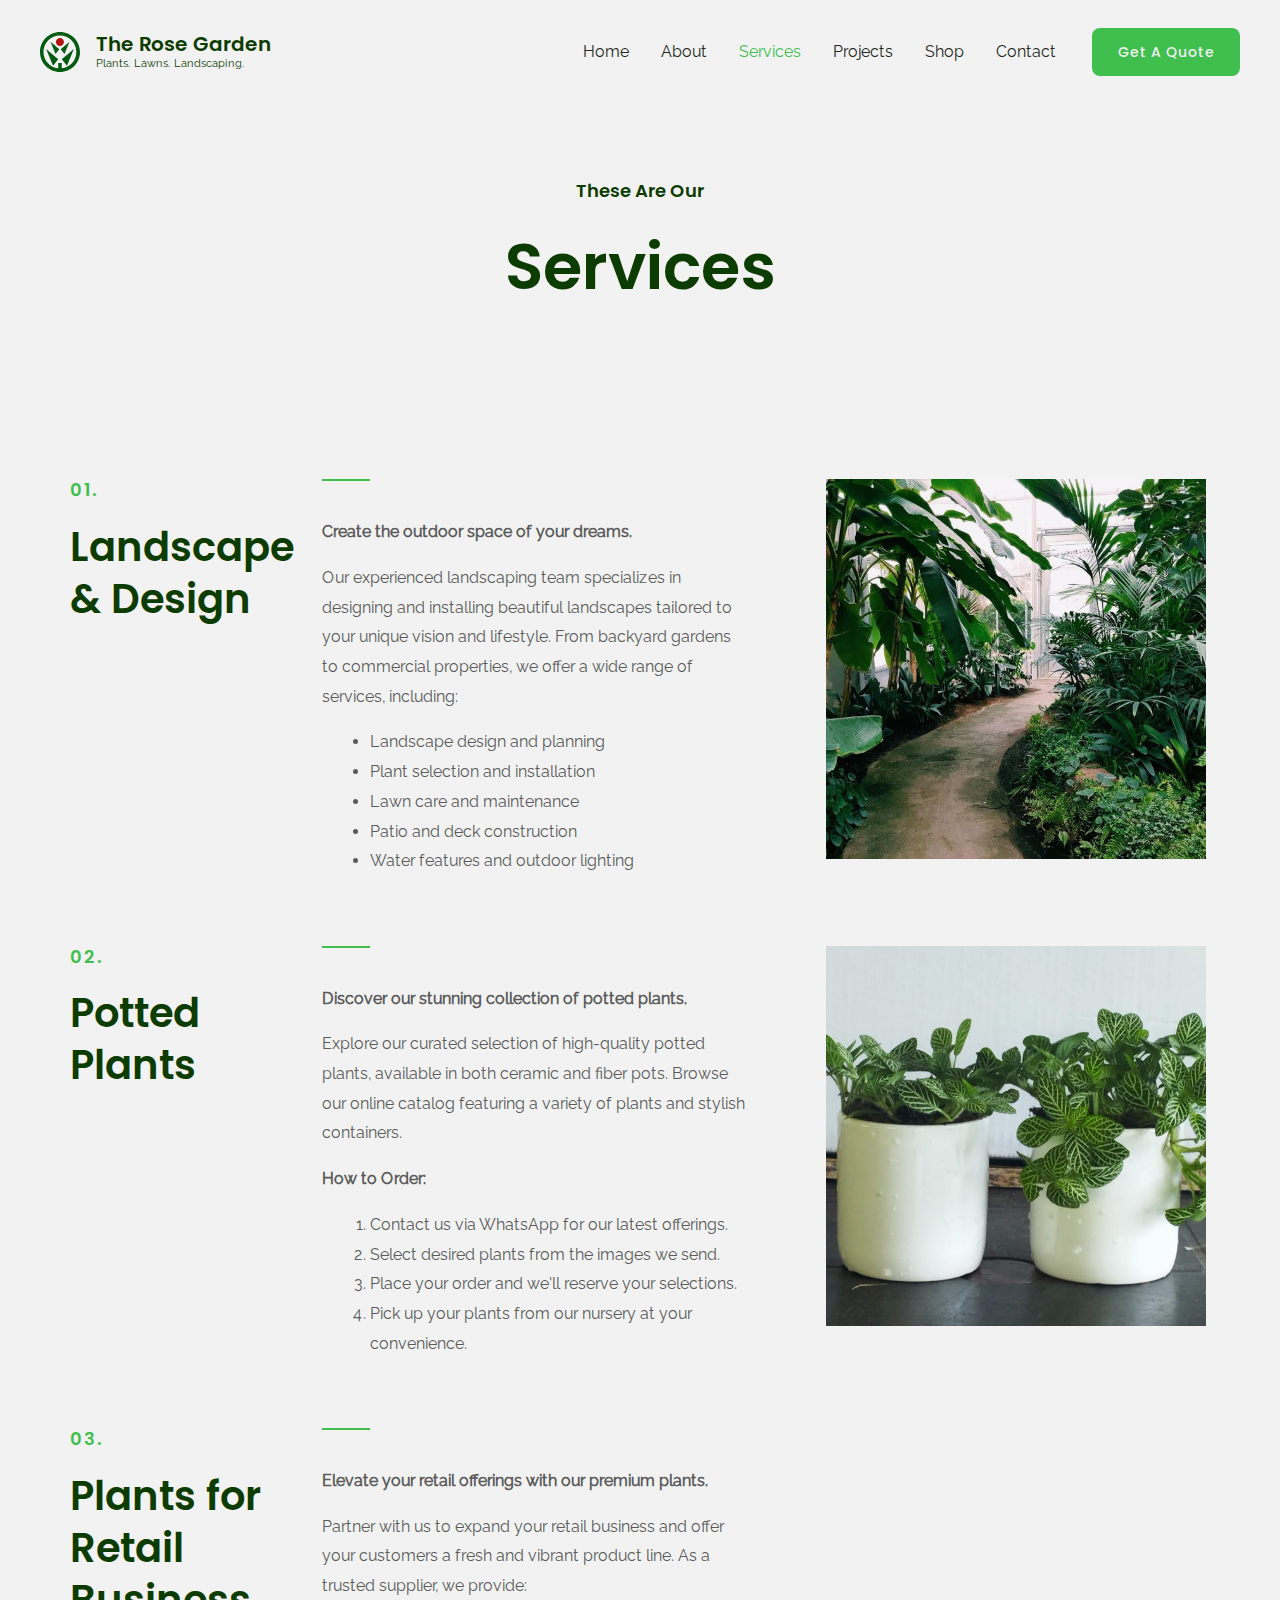
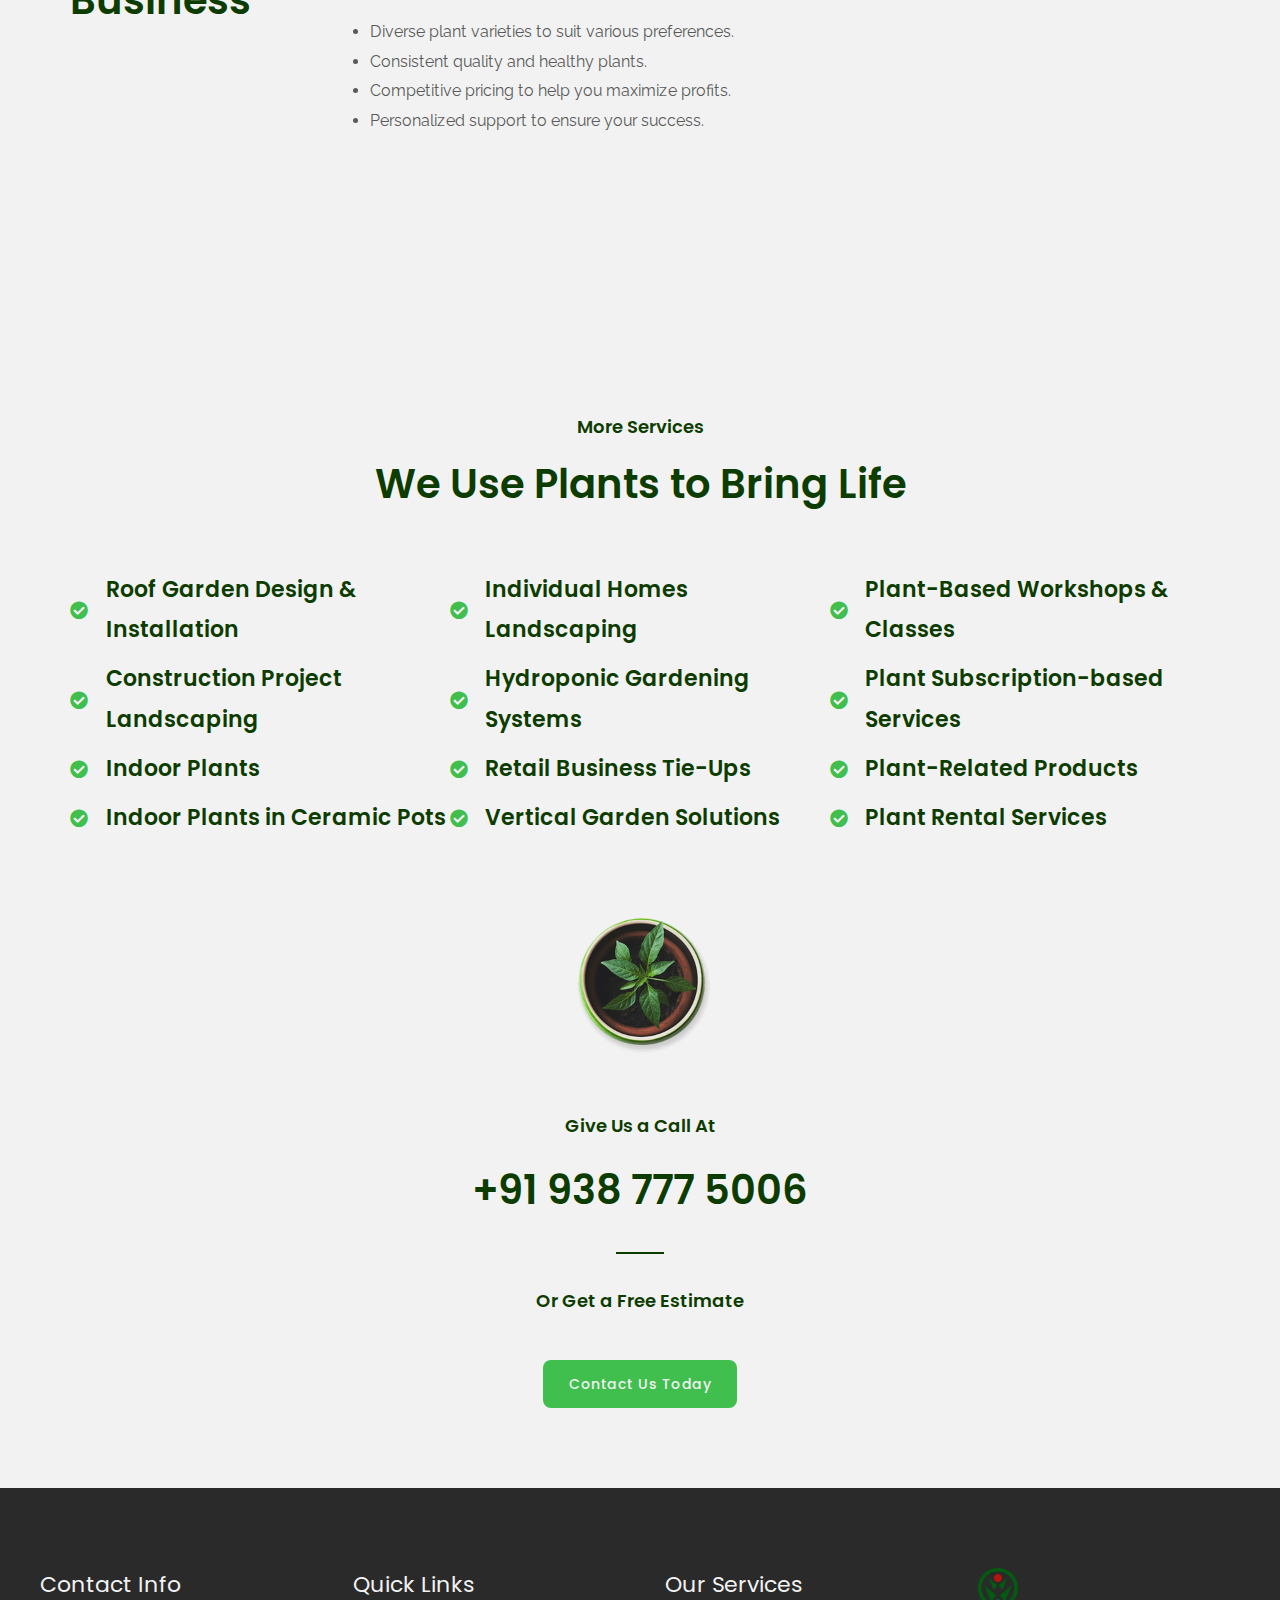
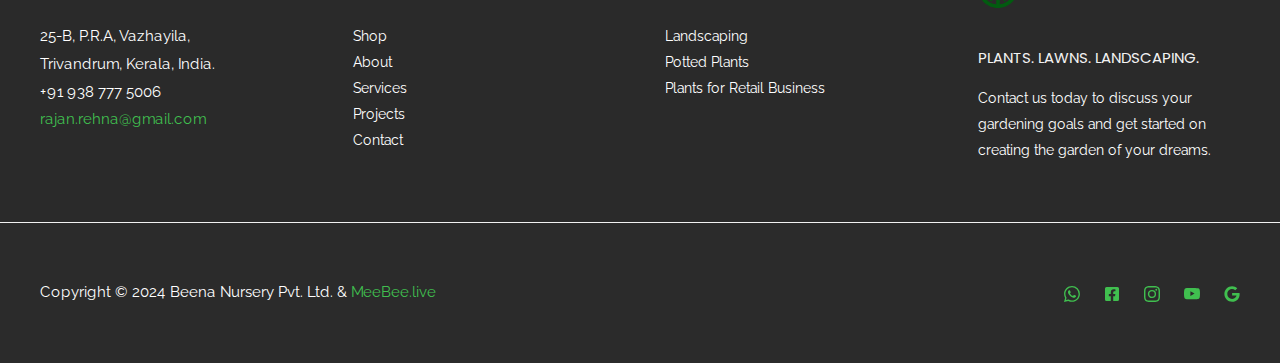
<file: services.html>
<!DOCTYPE html>
<html lang="en-US">
<head>
<meta charset="UTF-8">
<meta name="viewport" content="width=device-width, initial-scale=1">
<link rel="profile" href="https://gmpg.org/xfn/11">

<meta name="robots" content="noindex, nofollow" />

<title>Services - The Rose Garden</title>
<meta property="og:locale" content="en_US" />
<meta property="og:type" content="article" />
<meta property="og:title" content="Services - The Rose Garden" />
<meta property="og:description" content="These Are Our Services 01. Design &amp; Planting Click edit button to change this text. Lorem ipsum dolor sit amet, consectetur adipiscing elit. Ut elit tellus, luctus nec ullamcorper mattis, pulvinar dapibus leo. Nemo enim ipsam voluptatem quia voluptas sit aspernatur aut odit aut fugit, sed quia consequuntur magni dolores eos qui ratione voluptatem sequi [&hellip;]" />
<meta property="og:url" content="./services/" />
<meta property="og:site_name" content="The Rose Garden" />
<meta property="article:modified_time" content="2023-11-22T02:24:04+00:00" />
<meta property="og:image" content="./wp-content/uploads/sites/277/elementor/thumbs/photography-of-pathway-surrounded-by-plants-1-ot9mms6jilgm2hmsraxjf2s7wc8x9o9iy79h6h0q5s.jpg" />
<meta name="twitter:card" content="summary_large_image" />
<meta name="twitter:label1" content="Est. reading time" />
<meta name="twitter:data1" content="2 minutes" />
<script type="application/ld+json" class="yoast-schema-graph">{"@context":"https://schema.org","@graph":[{"@type":"WebPage","@id":"./services/","url":"./services/","name":"Services - The Rose Garden","isPartOf":{"@id":"./#website"},"primaryImageOfPage":{"@id":"./services/#primaryimage"},"image":{"@id":"./services/#primaryimage"},"thumbnailUrl":"./wp-content/uploads/sites/277/elementor/thumbs/photography-of-pathway-surrounded-by-plants-1-ot9mms6jilgm2hmsraxjf2s7wc8x9o9iy79h6h0q5s.jpg","datePublished":"2018-10-09T09:17:03+00:00","dateModified":"2023-11-22T02:24:04+00:00","breadcrumb":{"@id":"./services/#breadcrumb"},"inLanguage":"en-US","potentialAction":[{"@type":"ReadAction","target":["./services/"]}]},{"@type":"ImageObject","inLanguage":"en-US","@id":"./services/#primaryimage","url":"./wp-content/uploads/sites/277/elementor/thumbs/photography-of-pathway-surrounded-by-plants-1-ot9mms6jilgm2hmsraxjf2s7wc8x9o9iy79h6h0q5s.jpg","contentUrl":"./wp-content/uploads/sites/277/elementor/thumbs/photography-of-pathway-surrounded-by-plants-1-ot9mms6jilgm2hmsraxjf2s7wc8x9o9iy79h6h0q5s.jpg"},{"@type":"BreadcrumbList","@id":"./services/#breadcrumb","itemListElement":[{"@type":"ListItem","position":1,"name":"Home","item":"./"},{"@type":"ListItem","position":2,"name":"Services"}]},{"@type":"WebSite","@id":"./#website","url":"./","name":"The Rose Garden","description":"Plants. Lawns. Landscaping.","publisher":{"@id":"./#organization"},"potentialAction":[{"@type":"SearchAction","target":{"@type":"EntryPoint","urlTemplate":"./?s={search_term_string}"},"query-input":"required name=search_term_string"}],"inLanguage":"en-US"},{"@type":"Organization","@id":"./#organization","name":"The Rose Garden","url":"./","logo":{"@type":"ImageObject","inLanguage":"en-US","@id":"./#/schema/logo/image/","url":"./wp-content/uploads/sites/277/2020/07/garden-maintenance-logo-1.svg","contentUrl":"./wp-content/uploads/sites/277/2020/07/garden-maintenance-logo-1.svg","width":100,"height":100,"caption":"The Rose Garden"},"image":{"@id":"./#/schema/logo/image/"}}]}</script>

<link rel="dns-prefetch" href="//fonts.googleapis.com" />
<link rel="alternate" type="application/rss+xml" title="The Rose Garden &raquo; Feed" href="./feed/" />
<link rel="alternate" type="application/rss+xml" title="The Rose Garden &raquo; Comments Feed" href="./comments/feed/" />
<script>
window._wpemojiSettings = {"baseUrl":"https:\/\/s.w.org\/images\/core\/emoji\/15.0.3\/72x72\/","ext":".png","svgUrl":"https:\/\/s.w.org\/images\/core\/emoji\/15.0.3\/svg\/","svgExt":".svg","source":{"concatemoji":"https:\/\/websitedemos.net\/garden-maintenance-02\/wp-includes\/js\/wp-emoji-release.min.js?ver=6.6.1"}};
/*! This file is auto-generated */
!function(i,n){var o,s,e;function c(e){try{var t={supportTests:e,timestamp:(new Date).valueOf()};sessionStorage.setItem(o,JSON.stringify(t))}catch(e){}}function p(e,t,n){e.clearRect(0,0,e.canvas.width,e.canvas.height),e.fillText(t,0,0);var t=new Uint32Array(e.getImageData(0,0,e.canvas.width,e.canvas.height).data),r=(e.clearRect(0,0,e.canvas.width,e.canvas.height),e.fillText(n,0,0),new Uint32Array(e.getImageData(0,0,e.canvas.width,e.canvas.height).data));return t.every(function(e,t){return e===r[t]})}function u(e,t,n){switch(t){case"flag":return n(e,"\ud83c\udff3\ufe0f\u200d\u26a7\ufe0f","\ud83c\udff3\ufe0f\u200b\u26a7\ufe0f")?!1:!n(e,"\ud83c\uddfa\ud83c\uddf3","\ud83c\uddfa\u200b\ud83c\uddf3")&&!n(e,"\ud83c\udff4\udb40\udc67\udb40\udc62\udb40\udc65\udb40\udc6e\udb40\udc67\udb40\udc7f","\ud83c\udff4\u200b\udb40\udc67\u200b\udb40\udc62\u200b\udb40\udc65\u200b\udb40\udc6e\u200b\udb40\udc67\u200b\udb40\udc7f");case"emoji":return!n(e,"\ud83d\udc26\u200d\u2b1b","\ud83d\udc26\u200b\u2b1b")}return!1}function f(e,t,n){var r="undefined"!=typeof WorkerGlobalScope&&self instanceof WorkerGlobalScope?new OffscreenCanvas(300,150):i.createElement("canvas"),a=r.getContext("2d",{willReadFrequently:!0}),o=(a.textBaseline="top",a.font="600 32px Arial",{});return e.forEach(function(e){o[e]=t(a,e,n)}),o}function t(e){var t=i.createElement("script");t.src=e,t.defer=!0,i.head.appendChild(t)}"undefined"!=typeof Promise&&(o="wpEmojiSettingsSupports",s=["flag","emoji"],n.supports={everything:!0,everythingExceptFlag:!0},e=new Promise(function(e){i.addEventListener("DOMContentLoaded",e,{once:!0})}),new Promise(function(t){var n=function(){try{var e=JSON.parse(sessionStorage.getItem(o));if("object"==typeof e&&"number"==typeof e.timestamp&&(new Date).valueOf()<e.timestamp+604800&&"object"==typeof e.supportTests)return e.supportTests}catch(e){}return null}();if(!n){if("undefined"!=typeof Worker&&"undefined"!=typeof OffscreenCanvas&&"undefined"!=typeof URL&&URL.createObjectURL&&"undefined"!=typeof Blob)try{var e="postMessage("+f.toString()+"("+[JSON.stringify(s),u.toString(),p.toString()].join(",")+"));",r=new Blob([e],{type:"text/javascript"}),a=new Worker(URL.createObjectURL(r),{name:"wpTestEmojiSupports"});return void(a.onmessage=function(e){c(n=e.data),a.terminate(),t(n)})}catch(e){}c(n=f(s,u,p))}t(n)}).then(function(e){for(var t in e)n.supports[t]=e[t],n.supports.everything=n.supports.everything&&n.supports[t],"flag"!==t&&(n.supports.everythingExceptFlag=n.supports.everythingExceptFlag&&n.supports[t]);n.supports.everythingExceptFlag=n.supports.everythingExceptFlag&&!n.supports.flag,n.DOMReady=!1,n.readyCallback=function(){n.DOMReady=!0}}).then(function(){return e}).then(function(){var e;n.supports.everything||(n.readyCallback(),(e=n.source||{}).concatemoji?t(e.concatemoji):e.wpemoji&&e.twemoji&&(t(e.twemoji),t(e.wpemoji)))}))}((window,document),window._wpemojiSettings);
</script>
<link rel="stylesheet" id="astra-theme-css-css" href="./wp-content/themes/astra/assets/css/minified/main.min.css?ver=4.7.3" media="all" />
<style id="astra-theme-css-inline-css">
:root{--ast-post-nav-space:0;--ast-container-default-xlg-padding:6.67em;--ast-container-default-lg-padding:5.67em;--ast-container-default-slg-padding:4.34em;--ast-container-default-md-padding:3.34em;--ast-container-default-sm-padding:6.67em;--ast-container-default-xs-padding:2.4em;--ast-container-default-xxs-padding:1.4em;--ast-code-block-background:#EEEEEE;--ast-comment-inputs-background:#FAFAFA;--ast-normal-container-width:1200px;--ast-narrow-container-width:750px;--ast-blog-title-font-weight:normal;--ast-blog-meta-weight:inherit;}html{font-size:100%;}a,.page-title{color:var(--ast-global-color-0);}a:hover,a:focus{color:var(--ast-global-color-1);}body,button,input,select,textarea,.ast-button,.ast-custom-button{font-family:'Raleway',sans-serif;font-weight:400;font-size:16px;font-size:1rem;}blockquote{color:var(--ast-global-color-3);}p,.entry-content p{margin-bottom:1em;}h1,.entry-content h1,h2,.entry-content h2,h3,.entry-content h3,h4,.entry-content h4,h5,.entry-content h5,h6,.entry-content h6,.site-title,.site-title a{font-family:'Poppins',sans-serif;font-weight:600;}.ast-site-identity .site-title a{color:var(--ast-global-color-2);}.ast-site-identity .site-description{color:var(--ast-global-color-3);}.site-title{font-size:20px;font-size:1.25rem;display:block;}header .custom-logo-link img{max-width:40px;}.astra-logo-svg{width:40px;}.site-header .site-description{font-size:11px;font-size:0.6875rem;display:block;}.entry-title{font-size:30px;font-size:1.875rem;}.archive .ast-article-post .ast-article-inner,.blog .ast-article-post .ast-article-inner,.archive .ast-article-post .ast-article-inner:hover,.blog .ast-article-post .ast-article-inner:hover{overflow:hidden;}h1,.entry-content h1{font-size:64px;font-size:4rem;font-family:'Poppins',sans-serif;line-height:1.4em;}h2,.entry-content h2{font-size:40px;font-size:2.5rem;font-family:'Poppins',sans-serif;line-height:1.3em;}h3,.entry-content h3{font-size:32px;font-size:2rem;font-family:'Poppins',sans-serif;line-height:1.3em;}h4,.entry-content h4{font-size:22px;font-size:1.375rem;line-height:1.2em;font-family:'Poppins',sans-serif;}h5,.entry-content h5{font-size:18px;font-size:1.125rem;line-height:1.2em;font-family:'Poppins',sans-serif;}h6,.entry-content h6{font-size:14px;font-size:0.875rem;line-height:1.25em;font-family:'Poppins',sans-serif;}::selection{background-color:var(--ast-global-color-0);color:#000000;}body,h1,.entry-title a,.entry-content h1,h2,.entry-content h2,h3,.entry-content h3,h4,.entry-content h4,h5,.entry-content h5,h6,.entry-content h6{color:var(--ast-global-color-3);}.tagcloud a:hover,.tagcloud a:focus,.tagcloud a.current-item{color:#000000;border-color:var(--ast-global-color-0);background-color:var(--ast-global-color-0);}input:focus,input[type="text"]:focus,input[type="email"]:focus,input[type="url"]:focus,input[type="password"]:focus,input[type="reset"]:focus,input[type="search"]:focus,textarea:focus{border-color:var(--ast-global-color-0);}input[type="radio"]:checked,input[type=reset],input[type="checkbox"]:checked,input[type="checkbox"]:hover:checked,input[type="checkbox"]:focus:checked,input[type=range]::-webkit-slider-thumb{border-color:var(--ast-global-color-0);background-color:var(--ast-global-color-0);box-shadow:none;}.site-footer a:hover + .post-count,.site-footer a:focus + .post-count{background:var(--ast-global-color-0);border-color:var(--ast-global-color-0);}.single .nav-links .nav-previous,.single .nav-links .nav-next{color:var(--ast-global-color-0);}.entry-meta,.entry-meta *{line-height:1.45;color:var(--ast-global-color-0);}.entry-meta a:not(.ast-button):hover,.entry-meta a:not(.ast-button):hover *,.entry-meta a:not(.ast-button):focus,.entry-meta a:not(.ast-button):focus *,.page-links > .page-link,.page-links .page-link:hover,.post-navigation a:hover{color:var(--ast-global-color-1);}#cat option,.secondary .calendar_wrap thead a,.secondary .calendar_wrap thead a:visited{color:var(--ast-global-color-0);}.secondary .calendar_wrap #today,.ast-progress-val span{background:var(--ast-global-color-0);}.secondary a:hover + .post-count,.secondary a:focus + .post-count{background:var(--ast-global-color-0);border-color:var(--ast-global-color-0);}.calendar_wrap #today > a{color:#000000;}.page-links .page-link,.single .post-navigation a{color:var(--ast-global-color-0);}.ast-header-break-point .main-header-bar .ast-button-wrap .menu-toggle{border-radius:100px;}.ast-search-menu-icon .search-form button.search-submit{padding:0 4px;}.ast-search-menu-icon form.search-form{padding-right:0;}.ast-search-menu-icon.slide-search input.search-field{width:0;}.ast-header-search .ast-search-menu-icon.ast-dropdown-active .search-form,.ast-header-search .ast-search-menu-icon.ast-dropdown-active .search-field:focus{transition:all 0.2s;}.search-form input.search-field:focus{outline:none;}.wp-block-latest-posts > li > a{color:var(--ast-global-color-2);}.widget-title,.widget .wp-block-heading{font-size:22px;font-size:1.375rem;color:var(--ast-global-color-3);}.ast-search-menu-icon.slide-search a:focus-visible:focus-visible,.astra-search-icon:focus-visible,#close:focus-visible,a:focus-visible,.ast-menu-toggle:focus-visible,.site .skip-link:focus-visible,.wp-block-loginout input:focus-visible,.wp-block-search.wp-block-search__button-inside .wp-block-search__inside-wrapper,.ast-header-navigation-arrow:focus-visible,.woocommerce .wc-proceed-to-checkout > .checkout-button:focus-visible,.woocommerce .woocommerce-MyAccount-navigation ul li a:focus-visible,.ast-orders-table__row .ast-orders-table__cell:focus-visible,.woocommerce .woocommerce-order-details .order-again > .button:focus-visible,.woocommerce .woocommerce-message a.button.wc-forward:focus-visible,.woocommerce #minus_qty:focus-visible,.woocommerce #plus_qty:focus-visible,a#ast-apply-coupon:focus-visible,.woocommerce .woocommerce-info a:focus-visible,.woocommerce .astra-shop-summary-wrap a:focus-visible,.woocommerce a.wc-forward:focus-visible,#ast-apply-coupon:focus-visible,.woocommerce-js .woocommerce-mini-cart-item a.remove:focus-visible,#close:focus-visible,.button.search-submit:focus-visible,#search_submit:focus,.normal-search:focus-visible,.ast-header-account-wrap:focus-visible{outline-style:dotted;outline-color:inherit;outline-width:thin;}input:focus,input[type="text"]:focus,input[type="email"]:focus,input[type="url"]:focus,input[type="password"]:focus,input[type="reset"]:focus,input[type="search"]:focus,input[type="number"]:focus,textarea:focus,.wp-block-search__input:focus,[data-section="section-header-mobile-trigger"] .ast-button-wrap .ast-mobile-menu-trigger-minimal:focus,.ast-mobile-popup-drawer.active .menu-toggle-close:focus,.woocommerce-ordering select.orderby:focus,#ast-scroll-top:focus,#coupon_code:focus,.woocommerce-page #comment:focus,.woocommerce #reviews #respond input#submit:focus,.woocommerce a.add_to_cart_button:focus,.woocommerce .button.single_add_to_cart_button:focus,.woocommerce .woocommerce-cart-form button:focus,.woocommerce .woocommerce-cart-form__cart-item .quantity .qty:focus,.woocommerce .woocommerce-billing-fields .woocommerce-billing-fields__field-wrapper .woocommerce-input-wrapper > .input-text:focus,.woocommerce #order_comments:focus,.woocommerce #place_order:focus,.woocommerce .woocommerce-address-fields .woocommerce-address-fields__field-wrapper .woocommerce-input-wrapper > .input-text:focus,.woocommerce .woocommerce-MyAccount-content form button:focus,.woocommerce .woocommerce-MyAccount-content .woocommerce-EditAccountForm .woocommerce-form-row .woocommerce-Input.input-text:focus,.woocommerce .ast-woocommerce-container .woocommerce-pagination ul.page-numbers li a:focus,body #content .woocommerce form .form-row .select2-container--default .select2-selection--single:focus,#ast-coupon-code:focus,.woocommerce.woocommerce-js .quantity input[type=number]:focus,.woocommerce-js .woocommerce-mini-cart-item .quantity input[type=number]:focus,.woocommerce p#ast-coupon-trigger:focus{border-style:dotted;border-color:inherit;border-width:thin;}input{outline:none;}.ast-logo-title-inline .site-logo-img{padding-right:1em;}.site-logo-img img{ transition:all 0.2s linear;}body .ast-oembed-container *{position:absolute;top:0;width:100%;height:100%;left:0;}body .wp-block-embed-pocket-casts .ast-oembed-container *{position:unset;}.ast-single-post-featured-section + article {margin-top: 2em;}.site-content .ast-single-post-featured-section img {width: 100%;overflow: hidden;object-fit: cover;}.site > .ast-single-related-posts-container {margin-top: 0;}@media (min-width: 922px) {.ast-desktop .ast-container--narrow {max-width: var(--ast-narrow-container-width);margin: 0 auto;}}.ast-page-builder-template .hentry {margin: 0;}.ast-page-builder-template .site-content > .ast-container {max-width: 100%;padding: 0;}.ast-page-builder-template .site .site-content #primary {padding: 0;margin: 0;}.ast-page-builder-template .no-results {text-align: center;margin: 4em auto;}.ast-page-builder-template .ast-pagination {padding: 2em;}.ast-page-builder-template .entry-header.ast-no-title.ast-no-thumbnail {margin-top: 0;}.ast-page-builder-template .entry-header.ast-header-without-markup {margin-top: 0;margin-bottom: 0;}.ast-page-builder-template .entry-header.ast-no-title.ast-no-meta {margin-bottom: 0;}.ast-page-builder-template.single .post-navigation {padding-bottom: 2em;}.ast-page-builder-template.single-post .site-content > .ast-container {max-width: 100%;}.ast-page-builder-template .entry-header {margin-top: 4em;margin-left: auto;margin-right: auto;padding-left: 20px;padding-right: 20px;}.single.ast-page-builder-template .entry-header {padding-left: 20px;padding-right: 20px;}.ast-page-builder-template .ast-archive-description {margin: 4em auto 0;padding-left: 20px;padding-right: 20px;}.ast-page-builder-template.ast-no-sidebar .entry-content .alignwide {margin-left: 0;margin-right: 0;}@media (max-width:921.9px){#ast-desktop-header{display:none;}}@media (min-width:922px){#ast-mobile-header{display:none;}}.wp-block-buttons.aligncenter{justify-content:center;}.wp-block-buttons .wp-block-button.is-style-outline .wp-block-button__link.wp-element-button,.ast-outline-button,.wp-block-uagb-buttons-child .uagb-buttons-repeater.ast-outline-button{border-color:var(--ast-global-color-0);border-top-width:2px;border-right-width:2px;border-bottom-width:2px;border-left-width:2px;font-family:'Poppins',sans-serif;font-weight:500;font-size:14px;font-size:0.875rem;line-height:1em;border-top-left-radius:8px;border-top-right-radius:8px;border-bottom-right-radius:8px;border-bottom-left-radius:8px;}.wp-block-button.is-style-outline .wp-block-button__link:hover,.wp-block-buttons .wp-block-button.is-style-outline .wp-block-button__link:focus,.wp-block-buttons .wp-block-button.is-style-outline > .wp-block-button__link:not(.has-text-color):hover,.wp-block-buttons .wp-block-button.wp-block-button__link.is-style-outline:not(.has-text-color):hover,.ast-outline-button:hover,.ast-outline-button:focus,.wp-block-uagb-buttons-child .uagb-buttons-repeater.ast-outline-button:hover,.wp-block-uagb-buttons-child .uagb-buttons-repeater.ast-outline-button:focus{background-color:var(--ast-global-color-5);}.wp-block-button .wp-block-button__link.wp-element-button.is-style-outline:not(.has-background),.wp-block-button.is-style-outline>.wp-block-button__link.wp-element-button:not(.has-background),.ast-outline-button{background-color:var(--ast-global-color-0);}.entry-content[ast-blocks-layout] > figure{margin-bottom:1em;}@media (max-width:921px){.ast-separate-container #primary,.ast-separate-container #secondary{padding:1.5em 0;}#primary,#secondary{padding:1.5em 0;margin:0;}.ast-left-sidebar #content > .ast-container{display:flex;flex-direction:column-reverse;width:100%;}.ast-separate-container .ast-article-post,.ast-separate-container .ast-article-single{padding:1.5em 2.14em;}.ast-author-box img.avatar{margin:20px 0 0 0;}}@media (min-width:922px){.ast-separate-container.ast-right-sidebar #primary,.ast-separate-container.ast-left-sidebar #primary{border:0;}.search-no-results.ast-separate-container #primary{margin-bottom:4em;}}.elementor-button-wrapper .elementor-button{border-style:solid;text-decoration:none;border-top-width:0;border-right-width:0;border-left-width:0;border-bottom-width:0;}body .elementor-button.elementor-size-sm,body .elementor-button.elementor-size-xs,body .elementor-button.elementor-size-md,body .elementor-button.elementor-size-lg,body .elementor-button.elementor-size-xl,body .elementor-button{border-top-left-radius:8px;border-top-right-radius:8px;border-bottom-right-radius:8px;border-bottom-left-radius:8px;padding-top:17px;padding-right:26px;padding-bottom:17px;padding-left:26px;}.elementor-button-wrapper .elementor-button{border-color:var(--ast-global-color-0);background-color:var(--ast-global-color-0);}.elementor-button-wrapper .elementor-button:hover,.elementor-button-wrapper .elementor-button:focus{color:var(--ast-global-color-4);background-color:var(--ast-global-color-5);border-color:var(--ast-global-color-5);}.wp-block-button .wp-block-button__link ,.elementor-button-wrapper .elementor-button,.elementor-button-wrapper .elementor-button:visited{color:var(--ast-global-color-4);}.elementor-button-wrapper .elementor-button{font-family:'Poppins',sans-serif;font-weight:500;font-size:14px;font-size:0.875rem;line-height:1em;text-transform:capitalize;letter-spacing:0.5px;}body .elementor-button.elementor-size-sm,body .elementor-button.elementor-size-xs,body .elementor-button.elementor-size-md,body .elementor-button.elementor-size-lg,body .elementor-button.elementor-size-xl,body .elementor-button{font-size:14px;font-size:0.875rem;}.wp-block-button .wp-block-button__link:hover,.wp-block-button .wp-block-button__link:focus{color:var(--ast-global-color-4);background-color:var(--ast-global-color-5);border-color:var(--ast-global-color-5);}.elementor-widget-heading h1.elementor-heading-title{line-height:1.4em;}.elementor-widget-heading h2.elementor-heading-title{line-height:1.3em;}.elementor-widget-heading h3.elementor-heading-title{line-height:1.3em;}.elementor-widget-heading h4.elementor-heading-title{line-height:1.2em;}.elementor-widget-heading h5.elementor-heading-title{line-height:1.2em;}.elementor-widget-heading h6.elementor-heading-title{line-height:1.25em;}.wp-block-button .wp-block-button__link,.wp-block-search .wp-block-search__button,body .wp-block-file .wp-block-file__button{border-color:var(--ast-global-color-0);background-color:var(--ast-global-color-0);color:var(--ast-global-color-4);font-family:'Poppins',sans-serif;font-weight:500;line-height:1em;text-transform:capitalize;letter-spacing:0.5px;font-size:14px;font-size:0.875rem;border-top-left-radius:8px;border-top-right-radius:8px;border-bottom-right-radius:8px;border-bottom-left-radius:8px;padding-top:17px;padding-right:26px;padding-bottom:17px;padding-left:26px;}.menu-toggle,button,.ast-button,.ast-custom-button,.button,input#submit,input[type="button"],input[type="submit"],input[type="reset"],form[CLASS*="wp-block-search__"].wp-block-search .wp-block-search__inside-wrapper .wp-block-search__button,body .wp-block-file .wp-block-file__button,.woocommerce-js a.button,.woocommerce button.button,.woocommerce .woocommerce-message a.button,.woocommerce #respond input#submit.alt,.woocommerce input.button.alt,.woocommerce input.button,.woocommerce input.button:disabled,.woocommerce input.button:disabled[disabled],.woocommerce input.button:disabled:hover,.woocommerce input.button:disabled[disabled]:hover,.woocommerce #respond input#submit,.woocommerce button.button.alt.disabled,.wc-block-grid__products .wc-block-grid__product .wp-block-button__link,.wc-block-grid__product-onsale,[CLASS*="wc-block"] button,.woocommerce-js .astra-cart-drawer .astra-cart-drawer-content .woocommerce-mini-cart__buttons .button:not(.checkout):not(.ast-continue-shopping),.woocommerce-js .astra-cart-drawer .astra-cart-drawer-content .woocommerce-mini-cart__buttons a.checkout,.woocommerce button.button.alt.disabled.wc-variation-selection-needed,[CLASS*="wc-block"] .wc-block-components-button{border-style:solid;border-top-width:0;border-right-width:0;border-left-width:0;border-bottom-width:0;color:var(--ast-global-color-4);border-color:var(--ast-global-color-0);background-color:var(--ast-global-color-0);padding-top:17px;padding-right:26px;padding-bottom:17px;padding-left:26px;font-family:'Poppins',sans-serif;font-weight:500;font-size:14px;font-size:0.875rem;line-height:1em;text-transform:capitalize;letter-spacing:0.5px;border-top-left-radius:8px;border-top-right-radius:8px;border-bottom-right-radius:8px;border-bottom-left-radius:8px;}button:focus,.menu-toggle:hover,button:hover,.ast-button:hover,.ast-custom-button:hover .button:hover,.ast-custom-button:hover ,input[type=reset]:hover,input[type=reset]:focus,input#submit:hover,input#submit:focus,input[type="button"]:hover,input[type="button"]:focus,input[type="submit"]:hover,input[type="submit"]:focus,form[CLASS*="wp-block-search__"].wp-block-search .wp-block-search__inside-wrapper .wp-block-search__button:hover,form[CLASS*="wp-block-search__"].wp-block-search .wp-block-search__inside-wrapper .wp-block-search__button:focus,body .wp-block-file .wp-block-file__button:hover,body .wp-block-file .wp-block-file__button:focus,.woocommerce-js a.button:hover,.woocommerce button.button:hover,.woocommerce .woocommerce-message a.button:hover,.woocommerce #respond input#submit:hover,.woocommerce #respond input#submit.alt:hover,.woocommerce input.button.alt:hover,.woocommerce input.button:hover,.woocommerce button.button.alt.disabled:hover,.wc-block-grid__products .wc-block-grid__product .wp-block-button__link:hover,[CLASS*="wc-block"] button:hover,.woocommerce-js .astra-cart-drawer .astra-cart-drawer-content .woocommerce-mini-cart__buttons .button:not(.checkout):not(.ast-continue-shopping):hover,.woocommerce-js .astra-cart-drawer .astra-cart-drawer-content .woocommerce-mini-cart__buttons a.checkout:hover,.woocommerce button.button.alt.disabled.wc-variation-selection-needed:hover,[CLASS*="wc-block"] .wc-block-components-button:hover,[CLASS*="wc-block"] .wc-block-components-button:focus{color:var(--ast-global-color-4);background-color:var(--ast-global-color-5);border-color:var(--ast-global-color-5);}@media (max-width:921px){.ast-mobile-header-stack .main-header-bar .ast-search-menu-icon{display:inline-block;}.ast-header-break-point.ast-header-custom-item-outside .ast-mobile-header-stack .main-header-bar .ast-search-icon{margin:0;}.ast-comment-avatar-wrap img{max-width:2.5em;}.ast-comment-meta{padding:0 1.8888em 1.3333em;}.ast-separate-container .ast-comment-list li.depth-1{padding:1.5em 2.14em;}.ast-separate-container .comment-respond{padding:2em 2.14em;}}@media (min-width:544px){.ast-container{max-width:100%;}}@media (max-width:544px){.ast-separate-container .ast-article-post,.ast-separate-container .ast-article-single,.ast-separate-container .comments-title,.ast-separate-container .ast-archive-description{padding:1.5em 1em;}.ast-separate-container #content .ast-container{padding-left:0.54em;padding-right:0.54em;}.ast-separate-container .ast-comment-list .bypostauthor{padding:.5em;}.ast-search-menu-icon.ast-dropdown-active .search-field{width:170px;}} #ast-mobile-header .ast-site-header-cart-li a{pointer-events:none;} #ast-desktop-header .ast-site-header-cart-li a{pointer-events:none;}body,.ast-separate-container{background-color:var(--ast-global-color-4);background-image:none;}@media (max-width:921px){.site-title{font-size:18px;font-size:1.125rem;display:block;}.site-header .site-description{font-size:12px;font-size:0.75rem;display:block;}h1,.entry-content h1{font-size:48px;}h2,.entry-content h2{font-size:32px;}h3,.entry-content h3{font-size:24px;}h4,.entry-content h4{font-size:20px;font-size:1.25rem;}h5,.entry-content h5{font-size:16px;font-size:1rem;}h6,.entry-content h6{font-size:13px;font-size:0.8125rem;}.astra-logo-svg{width:40px;}header .custom-logo-link img,.ast-header-break-point .site-logo-img .custom-mobile-logo-link img{max-width:40px;}}@media (max-width:544px){.site-title{font-size:16px;font-size:1rem;display:block;}.site-header .site-description{font-size:11px;font-size:0.6875rem;display:block;}h1,.entry-content h1{font-size:40px;}h2,.entry-content h2{font-size:28px;}h3,.entry-content h3{font-size:24px;}h4,.entry-content h4{font-size:20px;font-size:1.25rem;}h5,.entry-content h5{font-size:16px;font-size:1rem;}h6,.entry-content h6{font-size:13px;font-size:0.8125rem;}header .custom-logo-link img,.ast-header-break-point .site-branding img,.ast-header-break-point .custom-logo-link img{max-width:32px;}.astra-logo-svg{width:32px;}.ast-header-break-point .site-logo-img .custom-mobile-logo-link img{max-width:32px;}}@media (max-width:921px){html{font-size:91.2%;}}@media (max-width:544px){html{font-size:91.2%;}}@media (min-width:922px){.ast-container{max-width:1240px;}}@media (min-width:922px){.site-content .ast-container{display:flex;}}@media (max-width:921px){.site-content .ast-container{flex-direction:column;}}@media (min-width:922px){.main-header-menu .sub-menu .menu-item.ast-left-align-sub-menu:hover > .sub-menu,.main-header-menu .sub-menu .menu-item.ast-left-align-sub-menu.focus > .sub-menu{margin-left:-0px;}}.ast-theme-transparent-header [data-section="section-header-mobile-trigger"] .ast-button-wrap .ast-mobile-menu-trigger-outline{background:transparent;}.site .comments-area{padding-bottom:3em;}.wp-block-file {display: flex;align-items: center;flex-wrap: wrap;justify-content: space-between;}.wp-block-pullquote {border: none;}.wp-block-pullquote blockquote::before {content: "\201D";font-family: "Helvetica",sans-serif;display: flex;transform: rotate( 180deg );font-size: 6rem;font-style: normal;line-height: 1;font-weight: bold;align-items: center;justify-content: center;}.has-text-align-right > blockquote::before {justify-content: flex-start;}.has-text-align-left > blockquote::before {justify-content: flex-end;}figure.wp-block-pullquote.is-style-solid-color blockquote {max-width: 100%;text-align: inherit;}html body {--wp--custom--ast-default-block-top-padding: 3em;--wp--custom--ast-default-block-right-padding: 3em;--wp--custom--ast-default-block-bottom-padding: 3em;--wp--custom--ast-default-block-left-padding: 3em;--wp--custom--ast-container-width: 1200px;--wp--custom--ast-content-width-size: 1200px;--wp--custom--ast-wide-width-size: calc(1200px + var(--wp--custom--ast-default-block-left-padding) + var(--wp--custom--ast-default-block-right-padding));}.ast-narrow-container {--wp--custom--ast-content-width-size: 750px;--wp--custom--ast-wide-width-size: 750px;}@media(max-width: 921px) {html body {--wp--custom--ast-default-block-top-padding: 3em;--wp--custom--ast-default-block-right-padding: 2em;--wp--custom--ast-default-block-bottom-padding: 3em;--wp--custom--ast-default-block-left-padding: 2em;}}@media(max-width: 544px) {html body {--wp--custom--ast-default-block-top-padding: 3em;--wp--custom--ast-default-block-right-padding: 1.5em;--wp--custom--ast-default-block-bottom-padding: 3em;--wp--custom--ast-default-block-left-padding: 1.5em;}}.entry-content > .wp-block-group,.entry-content > .wp-block-cover,.entry-content > .wp-block-columns {padding-top: var(--wp--custom--ast-default-block-top-padding);padding-right: var(--wp--custom--ast-default-block-right-padding);padding-bottom: var(--wp--custom--ast-default-block-bottom-padding);padding-left: var(--wp--custom--ast-default-block-left-padding);}.ast-plain-container.ast-no-sidebar .entry-content > .alignfull,.ast-page-builder-template .ast-no-sidebar .entry-content > .alignfull {margin-left: calc( -50vw + 50%);margin-right: calc( -50vw + 50%);max-width: 100vw;width: 100vw;}.ast-plain-container.ast-no-sidebar .entry-content .alignfull .alignfull,.ast-page-builder-template.ast-no-sidebar .entry-content .alignfull .alignfull,.ast-plain-container.ast-no-sidebar .entry-content .alignfull .alignwide,.ast-page-builder-template.ast-no-sidebar .entry-content .alignfull .alignwide,.ast-plain-container.ast-no-sidebar .entry-content .alignwide .alignfull,.ast-page-builder-template.ast-no-sidebar .entry-content .alignwide .alignfull,.ast-plain-container.ast-no-sidebar .entry-content .alignwide .alignwide,.ast-page-builder-template.ast-no-sidebar .entry-content .alignwide .alignwide,.ast-plain-container.ast-no-sidebar .entry-content .wp-block-column .alignfull,.ast-page-builder-template.ast-no-sidebar .entry-content .wp-block-column .alignfull,.ast-plain-container.ast-no-sidebar .entry-content .wp-block-column .alignwide,.ast-page-builder-template.ast-no-sidebar .entry-content .wp-block-column .alignwide {margin-left: auto;margin-right: auto;width: 100%;}[ast-blocks-layout] .wp-block-separator:not(.is-style-dots) {height: 0;}[ast-blocks-layout] .wp-block-separator {margin: 20px auto;}[ast-blocks-layout] .wp-block-separator:not(.is-style-wide):not(.is-style-dots) {max-width: 100px;}[ast-blocks-layout] .wp-block-separator.has-background {padding: 0;}.entry-content[ast-blocks-layout] > * {max-width: var(--wp--custom--ast-content-width-size);margin-left: auto;margin-right: auto;}.entry-content[ast-blocks-layout] > .alignwide {max-width: var(--wp--custom--ast-wide-width-size);}.entry-content[ast-blocks-layout] .alignfull {max-width: none;}.entry-content .wp-block-columns {margin-bottom: 0;}blockquote {margin: 1.5em;border-color: rgba(0,0,0,0.05);}.wp-block-quote:not(.has-text-align-right):not(.has-text-align-center) {border-left: 5px solid rgba(0,0,0,0.05);}.has-text-align-right > blockquote,blockquote.has-text-align-right {border-right: 5px solid rgba(0,0,0,0.05);}.has-text-align-left > blockquote,blockquote.has-text-align-left {border-left: 5px solid rgba(0,0,0,0.05);}.wp-block-site-tagline,.wp-block-latest-posts .read-more {margin-top: 15px;}.wp-block-loginout p label {display: block;}.wp-block-loginout p:not(.login-remember):not(.login-submit) input {width: 100%;}.wp-block-loginout input:focus {border-color: transparent;}.wp-block-loginout input:focus {outline: thin dotted;}.entry-content .wp-block-media-text .wp-block-media-text__content {padding: 0 0 0 8%;}.entry-content .wp-block-media-text.has-media-on-the-right .wp-block-media-text__content {padding: 0 8% 0 0;}.entry-content .wp-block-media-text.has-background .wp-block-media-text__content {padding: 8%;}.entry-content .wp-block-cover:not([class*="background-color"]) .wp-block-cover__inner-container,.entry-content .wp-block-cover:not([class*="background-color"]) .wp-block-cover-image-text,.entry-content .wp-block-cover:not([class*="background-color"]) .wp-block-cover-text,.entry-content .wp-block-cover-image:not([class*="background-color"]) .wp-block-cover__inner-container,.entry-content .wp-block-cover-image:not([class*="background-color"]) .wp-block-cover-image-text,.entry-content .wp-block-cover-image:not([class*="background-color"]) .wp-block-cover-text {color: var(--ast-global-color-5);}.wp-block-loginout .login-remember input {width: 1.1rem;height: 1.1rem;margin: 0 5px 4px 0;vertical-align: middle;}.wp-block-latest-posts > li > *:first-child,.wp-block-latest-posts:not(.is-grid) > li:first-child {margin-top: 0;}.entry-content .wp-block-buttons,.entry-content .wp-block-uagb-buttons {margin-bottom: 1.5em;}.wp-block-search__inside-wrapper .wp-block-search__input {padding: 0 10px;color: var(--ast-global-color-3);background: var(--ast-global-color-5);border-color: var(--ast-border-color);}.wp-block-latest-posts .read-more {margin-bottom: 1.5em;}.wp-block-search__no-button .wp-block-search__inside-wrapper .wp-block-search__input {padding-top: 5px;padding-bottom: 5px;}.wp-block-latest-posts .wp-block-latest-posts__post-date,.wp-block-latest-posts .wp-block-latest-posts__post-author {font-size: 1rem;}.wp-block-latest-posts > li > *,.wp-block-latest-posts:not(.is-grid) > li {margin-top: 12px;margin-bottom: 12px;}.ast-page-builder-template .entry-content[ast-blocks-layout] > *,.ast-page-builder-template .entry-content[ast-blocks-layout] > .alignfull > * {max-width: none;}.ast-page-builder-template .entry-content[ast-blocks-layout] > .alignwide > * {max-width: var(--wp--custom--ast-wide-width-size);}.ast-page-builder-template .entry-content[ast-blocks-layout] > .inherit-container-width > *,.ast-page-builder-template .entry-content[ast-blocks-layout] > * > *,.entry-content[ast-blocks-layout] > .wp-block-cover .wp-block-cover__inner-container {max-width: var(--wp--custom--ast-content-width-size);margin-left: auto;margin-right: auto;}.entry-content[ast-blocks-layout] .wp-block-cover:not(.alignleft):not(.alignright) {width: auto;}@media(max-width: 1200px) {.ast-separate-container .entry-content > .alignfull,.ast-separate-container .entry-content[ast-blocks-layout] > .alignwide,.ast-plain-container .entry-content[ast-blocks-layout] > .alignwide,.ast-plain-container .entry-content .alignfull {margin-left: calc(-1 * min(var(--ast-container-default-xlg-padding),20px)) ;margin-right: calc(-1 * min(var(--ast-container-default-xlg-padding),20px));}}@media(min-width: 1201px) {.ast-separate-container .entry-content > .alignfull {margin-left: calc(-1 * var(--ast-container-default-xlg-padding) );margin-right: calc(-1 * var(--ast-container-default-xlg-padding) );}.ast-separate-container .entry-content[ast-blocks-layout] > .alignwide,.ast-plain-container .entry-content[ast-blocks-layout] > .alignwide {margin-left: calc(-1 * var(--wp--custom--ast-default-block-left-padding) );margin-right: calc(-1 * var(--wp--custom--ast-default-block-right-padding) );}}@media(min-width: 921px) {.ast-separate-container .entry-content .wp-block-group.alignwide:not(.inherit-container-width) > :where(:not(.alignleft):not(.alignright)),.ast-plain-container .entry-content .wp-block-group.alignwide:not(.inherit-container-width) > :where(:not(.alignleft):not(.alignright)) {max-width: calc( var(--wp--custom--ast-content-width-size) + 80px );}.ast-plain-container.ast-right-sidebar .entry-content[ast-blocks-layout] .alignfull,.ast-plain-container.ast-left-sidebar .entry-content[ast-blocks-layout] .alignfull {margin-left: -60px;margin-right: -60px;}}@media(min-width: 544px) {.entry-content > .alignleft {margin-right: 20px;}.entry-content > .alignright {margin-left: 20px;}}@media (max-width:544px){.wp-block-columns .wp-block-column:not(:last-child){margin-bottom:20px;}.wp-block-latest-posts{margin:0;}}@media( max-width: 600px ) {.entry-content .wp-block-media-text .wp-block-media-text__content,.entry-content .wp-block-media-text.has-media-on-the-right .wp-block-media-text__content {padding: 8% 0 0;}.entry-content .wp-block-media-text.has-background .wp-block-media-text__content {padding: 8%;}}.ast-page-builder-template .entry-header {padding-left: 0;}.ast-narrow-container .site-content .wp-block-uagb-image--align-full .wp-block-uagb-image__figure {max-width: 100%;margin-left: auto;margin-right: auto;}:root .has-ast-global-color-0-color{color:var(--ast-global-color-0);}:root .has-ast-global-color-0-background-color{background-color:var(--ast-global-color-0);}:root .wp-block-button .has-ast-global-color-0-color{color:var(--ast-global-color-0);}:root .wp-block-button .has-ast-global-color-0-background-color{background-color:var(--ast-global-color-0);}:root .has-ast-global-color-1-color{color:var(--ast-global-color-1);}:root .has-ast-global-color-1-background-color{background-color:var(--ast-global-color-1);}:root .wp-block-button .has-ast-global-color-1-color{color:var(--ast-global-color-1);}:root .wp-block-button .has-ast-global-color-1-background-color{background-color:var(--ast-global-color-1);}:root .has-ast-global-color-2-color{color:var(--ast-global-color-2);}:root .has-ast-global-color-2-background-color{background-color:var(--ast-global-color-2);}:root .wp-block-button .has-ast-global-color-2-color{color:var(--ast-global-color-2);}:root .wp-block-button .has-ast-global-color-2-background-color{background-color:var(--ast-global-color-2);}:root .has-ast-global-color-3-color{color:var(--ast-global-color-3);}:root .has-ast-global-color-3-background-color{background-color:var(--ast-global-color-3);}:root .wp-block-button .has-ast-global-color-3-color{color:var(--ast-global-color-3);}:root .wp-block-button .has-ast-global-color-3-background-color{background-color:var(--ast-global-color-3);}:root .has-ast-global-color-4-color{color:var(--ast-global-color-4);}:root .has-ast-global-color-4-background-color{background-color:var(--ast-global-color-4);}:root .wp-block-button .has-ast-global-color-4-color{color:var(--ast-global-color-4);}:root .wp-block-button .has-ast-global-color-4-background-color{background-color:var(--ast-global-color-4);}:root .has-ast-global-color-5-color{color:var(--ast-global-color-5);}:root .has-ast-global-color-5-background-color{background-color:var(--ast-global-color-5);}:root .wp-block-button .has-ast-global-color-5-color{color:var(--ast-global-color-5);}:root .wp-block-button .has-ast-global-color-5-background-color{background-color:var(--ast-global-color-5);}:root .has-ast-global-color-6-color{color:var(--ast-global-color-6);}:root .has-ast-global-color-6-background-color{background-color:var(--ast-global-color-6);}:root .wp-block-button .has-ast-global-color-6-color{color:var(--ast-global-color-6);}:root .wp-block-button .has-ast-global-color-6-background-color{background-color:var(--ast-global-color-6);}:root .has-ast-global-color-7-color{color:var(--ast-global-color-7);}:root .has-ast-global-color-7-background-color{background-color:var(--ast-global-color-7);}:root .wp-block-button .has-ast-global-color-7-color{color:var(--ast-global-color-7);}:root .wp-block-button .has-ast-global-color-7-background-color{background-color:var(--ast-global-color-7);}:root .has-ast-global-color-8-color{color:var(--ast-global-color-8);}:root .has-ast-global-color-8-background-color{background-color:var(--ast-global-color-8);}:root .wp-block-button .has-ast-global-color-8-color{color:var(--ast-global-color-8);}:root .wp-block-button .has-ast-global-color-8-background-color{background-color:var(--ast-global-color-8);}:root{--ast-global-color-0:#40bf4f;--ast-global-color-1:#0d3c00;--ast-global-color-2:#0d3c00;--ast-global-color-3:#5a5a5a;--ast-global-color-4:#f2f2f2;--ast-global-color-5:#ffffff;--ast-global-color-6:#f3f2ed;--ast-global-color-7:#222821;--ast-global-color-8:rgba(64,191,79,0.15);}:root {--ast-border-color : #dddddd;}.ast-single-entry-banner {-js-display: flex;display: flex;flex-direction: column;justify-content: center;text-align: center;position: relative;background: #eeeeee;}.ast-single-entry-banner[data-banner-layout="layout-1"] {max-width: 1200px;background: inherit;padding: 20px 0;}.ast-single-entry-banner[data-banner-width-type="custom"] {margin: 0 auto;width: 100%;}.ast-single-entry-banner + .site-content .entry-header {margin-bottom: 0;}.site .ast-author-avatar {--ast-author-avatar-size: ;}a.ast-underline-text {text-decoration: underline;}.ast-container > .ast-terms-link {position: relative;display: block;}a.ast-button.ast-badge-tax {padding: 4px 8px;border-radius: 3px;font-size: inherit;}header.entry-header .entry-title{font-size:30px;font-size:1.875rem;}header.entry-header > *:not(:last-child){margin-bottom:10px;}.ast-archive-entry-banner {-js-display: flex;display: flex;flex-direction: column;justify-content: center;text-align: center;position: relative;background: #eeeeee;}.ast-archive-entry-banner[data-banner-width-type="custom"] {margin: 0 auto;width: 100%;}.ast-archive-entry-banner[data-banner-layout="layout-1"] {background: inherit;padding: 20px 0;text-align: left;}body.archive .ast-archive-description{max-width:1200px;width:100%;text-align:left;padding-top:3em;padding-right:3em;padding-bottom:3em;padding-left:3em;}body.archive .ast-archive-description .ast-archive-title,body.archive .ast-archive-description .ast-archive-title *{font-size:40px;font-size:2.5rem;}body.archive .ast-archive-description > *:not(:last-child){margin-bottom:10px;}@media (max-width:921px){body.archive .ast-archive-description{text-align:left;}}@media (max-width:544px){body.archive .ast-archive-description{text-align:left;}}@media (min-width:921px){.ast-theme-transparent-header #masthead{position:absolute;left:0;right:0;}.ast-theme-transparent-header .main-header-bar,.ast-theme-transparent-header.ast-header-break-point .main-header-bar{background:none;}body.elementor-editor-active.ast-theme-transparent-header #masthead,.fl-builder-edit .ast-theme-transparent-header #masthead,body.vc_editor.ast-theme-transparent-header #masthead,body.brz-ed.ast-theme-transparent-header #masthead{z-index:0;}.ast-header-break-point.ast-replace-site-logo-transparent.ast-theme-transparent-header .custom-mobile-logo-link{display:none;}.ast-header-break-point.ast-replace-site-logo-transparent.ast-theme-transparent-header .transparent-custom-logo{display:inline-block;}.ast-theme-transparent-header .ast-above-header,.ast-theme-transparent-header .ast-above-header.ast-above-header-bar{background-image:none;background-color:transparent;}.ast-theme-transparent-header .ast-below-header,.ast-theme-transparent-header .ast-below-header.ast-below-header-bar{background-image:none;background-color:transparent;}}.ast-theme-transparent-header .site-title a,.ast-theme-transparent-header .site-title a:focus,.ast-theme-transparent-header .site-title a:hover,.ast-theme-transparent-header .site-title a:visited{color:var(--ast-global-color-2);}.ast-theme-transparent-header .site-header .site-description{color:var(--ast-global-color-2);}.ast-theme-transparent-header .ast-builder-menu .main-header-menu .menu-item .sub-menu .menu-link,.ast-theme-transparent-header .main-header-menu .menu-item .sub-menu .menu-link{background-color:transparent;}@media (max-width:921px){.ast-theme-transparent-header #masthead{position:absolute;left:0;right:0;}.ast-theme-transparent-header .main-header-bar,.ast-theme-transparent-header.ast-header-break-point .main-header-bar{background:none;}body.elementor-editor-active.ast-theme-transparent-header #masthead,.fl-builder-edit .ast-theme-transparent-header #masthead,body.vc_editor.ast-theme-transparent-header #masthead,body.brz-ed.ast-theme-transparent-header #masthead{z-index:0;}.ast-header-break-point.ast-replace-site-logo-transparent.ast-theme-transparent-header .custom-mobile-logo-link{display:none;}.ast-header-break-point.ast-replace-site-logo-transparent.ast-theme-transparent-header .transparent-custom-logo{display:inline-block;}.ast-theme-transparent-header .ast-above-header,.ast-theme-transparent-header .ast-above-header.ast-above-header-bar{background-image:none;background-color:transparent;}.ast-theme-transparent-header .ast-below-header,.ast-theme-transparent-header .ast-below-header.ast-below-header-bar{background-image:none;background-color:transparent;}}.ast-theme-transparent-header #ast-desktop-header > .ast-main-header-wrap > .main-header-bar,.ast-theme-transparent-header.ast-header-break-point #ast-mobile-header > .ast-main-header-wrap > .main-header-bar{border-bottom-width:0;border-bottom-style:solid;}.ast-breadcrumbs .trail-browse,.ast-breadcrumbs .trail-items,.ast-breadcrumbs .trail-items li{display:inline-block;margin:0;padding:0;border:none;background:inherit;text-indent:0;text-decoration:none;}.ast-breadcrumbs .trail-browse{font-size:inherit;font-style:inherit;font-weight:inherit;color:inherit;}.ast-breadcrumbs .trail-items{list-style:none;}.trail-items li::after{padding:0 0.3em;content:"\00bb";}.trail-items li:last-of-type::after{display:none;}h1,.entry-content h1,h2,.entry-content h2,h3,.entry-content h3,h4,.entry-content h4,h5,.entry-content h5,h6,.entry-content h6{color:var(--ast-global-color-2);}@media (max-width:921px){.ast-builder-grid-row-container.ast-builder-grid-row-tablet-3-firstrow .ast-builder-grid-row > *:first-child,.ast-builder-grid-row-container.ast-builder-grid-row-tablet-3-lastrow .ast-builder-grid-row > *:last-child{grid-column:1 / -1;}}@media (max-width:544px){.ast-builder-grid-row-container.ast-builder-grid-row-mobile-3-firstrow .ast-builder-grid-row > *:first-child,.ast-builder-grid-row-container.ast-builder-grid-row-mobile-3-lastrow .ast-builder-grid-row > *:last-child{grid-column:1 / -1;}}.ast-builder-layout-element[data-section="title_tagline"]{display:flex;}@media (max-width:921px){.ast-header-break-point .ast-builder-layout-element[data-section="title_tagline"]{display:flex;}}@media (max-width:544px){.ast-header-break-point .ast-builder-layout-element[data-section="title_tagline"]{display:flex;}}[data-section*="section-hb-button-"] .menu-link{display:none;}.ast-header-button-1[data-section*="section-hb-button-"] .ast-builder-button-wrap .ast-custom-button{line-height:1em;}.ast-header-button-1 .ast-custom-button{color:var(--ast-global-color-4);background:var(--ast-global-color-0);}.ast-header-button-1 .ast-custom-button:hover{color:rgba(255,255,255,0.75);background:var(--ast-global-color-0);}@media (max-width:921px){.ast-header-button-1[data-section*="section-hb-button-"] .ast-builder-button-wrap .ast-custom-button{margin-top:10px;margin-bottom:20px;margin-left:20px;margin-right:20px;}}.ast-header-button-1[data-section="section-hb-button-1"]{display:flex;}@media (max-width:921px){.ast-header-break-point .ast-header-button-1[data-section="section-hb-button-1"]{display:none;}}@media (max-width:544px){.ast-header-break-point .ast-header-button-1[data-section="section-hb-button-1"]{display:none;}}.ast-builder-menu-1{font-family:inherit;font-weight:inherit;}.ast-builder-menu-1 .menu-item > .menu-link{color:var(--ast-global-color-7);}.ast-builder-menu-1 .menu-item > .ast-menu-toggle{color:var(--ast-global-color-7);}.ast-builder-menu-1 .menu-item:hover > .menu-link,.ast-builder-menu-1 .inline-on-mobile .menu-item:hover > .ast-menu-toggle{color:var(--ast-global-color-0);}.ast-builder-menu-1 .menu-item:hover > .ast-menu-toggle{color:var(--ast-global-color-0);}.ast-builder-menu-1 .menu-item.current-menu-item > .menu-link,.ast-builder-menu-1 .inline-on-mobile .menu-item.current-menu-item > .ast-menu-toggle,.ast-builder-menu-1 .current-menu-ancestor > .menu-link{color:var(--ast-global-color-0);}.ast-builder-menu-1 .menu-item.current-menu-item > .ast-menu-toggle{color:var(--ast-global-color-0);}.ast-builder-menu-1 .sub-menu,.ast-builder-menu-1 .inline-on-mobile .sub-menu{border-top-width:0;border-bottom-width:0;border-right-width:0;border-left-width:0;border-color:#eaeaea;border-style:solid;}.ast-builder-menu-1 .main-header-menu > .menu-item > .sub-menu,.ast-builder-menu-1 .main-header-menu > .menu-item > .astra-full-megamenu-wrapper{margin-top:0;}.ast-desktop .ast-builder-menu-1 .main-header-menu > .menu-item > .sub-menu:before,.ast-desktop .ast-builder-menu-1 .main-header-menu > .menu-item > .astra-full-megamenu-wrapper:before{height:calc( 0px + 5px );}.ast-desktop .ast-builder-menu-1 .menu-item .sub-menu .menu-link{border-style:none;}@media (max-width:921px){.ast-header-break-point .ast-builder-menu-1 .menu-item.menu-item-has-children > .ast-menu-toggle{top:0;}.ast-builder-menu-1 .inline-on-mobile .menu-item.menu-item-has-children > .ast-menu-toggle{right:-15px;}.ast-builder-menu-1 .menu-item-has-children > .menu-link:after{content:unset;}.ast-builder-menu-1 .main-header-menu > .menu-item > .sub-menu,.ast-builder-menu-1 .main-header-menu > .menu-item > .astra-full-megamenu-wrapper{margin-top:0;}}@media (max-width:544px){.ast-header-break-point .ast-builder-menu-1 .menu-item.menu-item-has-children > .ast-menu-toggle{top:0;}.ast-builder-menu-1 .main-header-menu > .menu-item > .sub-menu,.ast-builder-menu-1 .main-header-menu > .menu-item > .astra-full-megamenu-wrapper{margin-top:0;}}.ast-builder-menu-1{display:flex;}@media (max-width:921px){.ast-header-break-point .ast-builder-menu-1{display:flex;}}@media (max-width:544px){.ast-header-break-point .ast-builder-menu-1{display:flex;}}.site-below-footer-wrap{padding-top:20px;padding-bottom:20px;}.site-below-footer-wrap[data-section="section-below-footer-builder"]{background-color:#2b2b2b;background-image:none;min-height:100px;border-style:solid;border-width:0px;border-top-width:1px;border-top-color:var(--ast-global-color-4);}.site-below-footer-wrap[data-section="section-below-footer-builder"] .ast-builder-grid-row{max-width:1200px;min-height:100px;margin-left:auto;margin-right:auto;}.site-below-footer-wrap[data-section="section-below-footer-builder"] .ast-builder-grid-row,.site-below-footer-wrap[data-section="section-below-footer-builder"] .site-footer-section{align-items:center;}.site-below-footer-wrap[data-section="section-below-footer-builder"].ast-footer-row-inline .site-footer-section{display:flex;margin-bottom:0;}.ast-builder-grid-row-2-equal .ast-builder-grid-row{grid-template-columns:repeat( 2,1fr );}@media (max-width:921px){.site-below-footer-wrap[data-section="section-below-footer-builder"].ast-footer-row-tablet-inline .site-footer-section{display:flex;margin-bottom:0;}.site-below-footer-wrap[data-section="section-below-footer-builder"].ast-footer-row-tablet-stack .site-footer-section{display:block;margin-bottom:10px;}.ast-builder-grid-row-container.ast-builder-grid-row-tablet-2-equal .ast-builder-grid-row{grid-template-columns:repeat( 2,1fr );}}@media (max-width:544px){.site-below-footer-wrap[data-section="section-below-footer-builder"].ast-footer-row-mobile-inline .site-footer-section{display:flex;margin-bottom:0;}.site-below-footer-wrap[data-section="section-below-footer-builder"].ast-footer-row-mobile-stack .site-footer-section{display:block;margin-bottom:10px;}.ast-builder-grid-row-container.ast-builder-grid-row-mobile-full .ast-builder-grid-row{grid-template-columns:1fr;}}@media (max-width:921px){.site-below-footer-wrap[data-section="section-below-footer-builder"]{padding-top:20px;padding-bottom:20px;padding-left:20px;padding-right:20px;}}.site-below-footer-wrap[data-section="section-below-footer-builder"]{display:grid;}@media (max-width:921px){.ast-header-break-point .site-below-footer-wrap[data-section="section-below-footer-builder"]{display:grid;}}@media (max-width:544px){.ast-header-break-point .site-below-footer-wrap[data-section="section-below-footer-builder"]{display:grid;}}.ast-footer-copyright{text-align:left;}.ast-footer-copyright {color:var(--ast-global-color-5);}@media (max-width:921px){.ast-footer-copyright{text-align:left;}}@media (max-width:544px){.ast-footer-copyright{text-align:center;}}.ast-footer-copyright {font-size:15px;font-size:0.9375rem;}.ast-footer-copyright.ast-builder-layout-element{display:flex;}@media (max-width:921px){.ast-header-break-point .ast-footer-copyright.ast-builder-layout-element{display:flex;}}@media (max-width:544px){.ast-header-break-point .ast-footer-copyright.ast-builder-layout-element{display:flex;}}.ast-social-stack-desktop .ast-builder-social-element,.ast-social-stack-tablet .ast-builder-social-element,.ast-social-stack-mobile .ast-builder-social-element {margin-top: 6px;margin-bottom: 6px;}.social-show-label-true .ast-builder-social-element {width: auto;padding: 0 0.4em;}[data-section^="section-fb-social-icons-"] .footer-social-inner-wrap {text-align: center;}.ast-footer-social-wrap {width: 100%;}.ast-footer-social-wrap .ast-builder-social-element:first-child {margin-left: 0;}.ast-footer-social-wrap .ast-builder-social-element:last-child {margin-right: 0;}.ast-header-social-wrap .ast-builder-social-element:first-child {margin-left: 0;}.ast-header-social-wrap .ast-builder-social-element:last-child {margin-right: 0;}.ast-builder-social-element {line-height: 1;color: #3a3a3a;background: transparent;vertical-align: middle;transition: all 0.01s;margin-left: 6px;margin-right: 6px;justify-content: center;align-items: center;}.ast-builder-social-element {line-height: 1;color: #3a3a3a;background: transparent;vertical-align: middle;transition: all 0.01s;margin-left: 6px;margin-right: 6px;justify-content: center;align-items: center;}.ast-builder-social-element .social-item-label {padding-left: 6px;}.ast-footer-social-1-wrap .ast-builder-social-element,.ast-footer-social-1-wrap .social-show-label-true .ast-builder-social-element{margin-left:10px;margin-right:10px;}.ast-footer-social-1-wrap .ast-builder-social-element svg{width:16px;height:16px;}.ast-footer-social-1-wrap .ast-social-color-type-custom svg{fill:var(--ast-global-color-0);}.ast-footer-social-1-wrap .ast-social-color-type-custom .ast-builder-social-element:hover{color:var(--ast-global-color-5);}.ast-footer-social-1-wrap .ast-social-color-type-custom .ast-builder-social-element:hover svg{fill:var(--ast-global-color-5);}.ast-footer-social-1-wrap .ast-social-color-type-custom .social-item-label{color:var(--ast-global-color-0);}.ast-footer-social-1-wrap .ast-builder-social-element:hover .social-item-label{color:var(--ast-global-color-5);}[data-section="section-fb-social-icons-1"] .footer-social-inner-wrap{text-align:right;}@media (max-width:921px){[data-section="section-fb-social-icons-1"] .footer-social-inner-wrap{text-align:right;}}@media (max-width:544px){[data-section="section-fb-social-icons-1"] .footer-social-inner-wrap{text-align:center;}}.ast-builder-layout-element[data-section="section-fb-social-icons-1"]{display:flex;}@media (max-width:921px){.ast-header-break-point .ast-builder-layout-element[data-section="section-fb-social-icons-1"]{display:flex;}}@media (max-width:544px){.ast-header-break-point .ast-builder-layout-element[data-section="section-fb-social-icons-1"]{display:flex;}}.site-footer{background-color:#222821;background-image:none;}.site-primary-footer-wrap{padding-top:45px;padding-bottom:45px;}.site-primary-footer-wrap[data-section="section-primary-footer-builder"]{background-color:#2a2a2a;background-image:none;}.site-primary-footer-wrap[data-section="section-primary-footer-builder"] .ast-builder-grid-row{max-width:1200px;margin-left:auto;margin-right:auto;}.site-primary-footer-wrap[data-section="section-primary-footer-builder"] .ast-builder-grid-row,.site-primary-footer-wrap[data-section="section-primary-footer-builder"] .site-footer-section{align-items:flex-start;}.site-primary-footer-wrap[data-section="section-primary-footer-builder"].ast-footer-row-inline .site-footer-section{display:flex;margin-bottom:0;}.ast-builder-grid-row-4-equal .ast-builder-grid-row{grid-template-columns:repeat( 4,1fr );}@media (max-width:921px){.site-primary-footer-wrap[data-section="section-primary-footer-builder"].ast-footer-row-tablet-inline .site-footer-section{display:flex;margin-bottom:0;}.site-primary-footer-wrap[data-section="section-primary-footer-builder"].ast-footer-row-tablet-stack .site-footer-section{display:block;margin-bottom:10px;}.ast-builder-grid-row-container.ast-builder-grid-row-tablet-full .ast-builder-grid-row{grid-template-columns:1fr;}}@media (max-width:544px){.site-primary-footer-wrap[data-section="section-primary-footer-builder"].ast-footer-row-mobile-inline .site-footer-section{display:flex;margin-bottom:0;}.site-primary-footer-wrap[data-section="section-primary-footer-builder"].ast-footer-row-mobile-stack .site-footer-section{display:block;margin-bottom:10px;}.ast-builder-grid-row-container.ast-builder-grid-row-mobile-full .ast-builder-grid-row{grid-template-columns:1fr;}}.site-primary-footer-wrap[data-section="section-primary-footer-builder"]{padding-top:80px;}@media (max-width:921px){.site-primary-footer-wrap[data-section="section-primary-footer-builder"]{padding-top:80px;padding-bottom:80px;padding-left:80px;padding-right:80px;}}@media (max-width:544px){.site-primary-footer-wrap[data-section="section-primary-footer-builder"]{padding-top:60px;padding-bottom:30px;padding-left:30px;padding-right:30px;}}.site-primary-footer-wrap[data-section="section-primary-footer-builder"]{display:grid;}@media (max-width:921px){.ast-header-break-point .site-primary-footer-wrap[data-section="section-primary-footer-builder"]{display:grid;}}@media (max-width:544px){.ast-header-break-point .site-primary-footer-wrap[data-section="section-primary-footer-builder"]{display:grid;}}.footer-widget-area[data-section="sidebar-widgets-footer-widget-1"].footer-widget-area-inner{text-align:left;}@media (max-width:921px){.footer-widget-area[data-section="sidebar-widgets-footer-widget-1"].footer-widget-area-inner{text-align:center;}}@media (max-width:544px){.footer-widget-area[data-section="sidebar-widgets-footer-widget-1"].footer-widget-area-inner{text-align:center;}}.footer-widget-area[data-section="sidebar-widgets-footer-widget-2"].footer-widget-area-inner{text-align:left;}@media (max-width:921px){.footer-widget-area[data-section="sidebar-widgets-footer-widget-2"].footer-widget-area-inner{text-align:center;}}@media (max-width:544px){.footer-widget-area[data-section="sidebar-widgets-footer-widget-2"].footer-widget-area-inner{text-align:center;}}.footer-widget-area[data-section="sidebar-widgets-footer-widget-3"].footer-widget-area-inner{text-align:left;}@media (max-width:921px){.footer-widget-area[data-section="sidebar-widgets-footer-widget-3"].footer-widget-area-inner{text-align:center;}}@media (max-width:544px){.footer-widget-area[data-section="sidebar-widgets-footer-widget-3"].footer-widget-area-inner{text-align:center;}}.footer-widget-area[data-section="sidebar-widgets-footer-widget-4"].footer-widget-area-inner{text-align:left;}@media (max-width:921px){.footer-widget-area[data-section="sidebar-widgets-footer-widget-4"].footer-widget-area-inner{text-align:center;}}@media (max-width:544px){.footer-widget-area[data-section="sidebar-widgets-footer-widget-4"].footer-widget-area-inner{text-align:center;}}.footer-widget-area[data-section="sidebar-widgets-footer-widget-1"].footer-widget-area-inner{color:var(--ast-global-color-5);font-size:15px;font-size:0.9375rem;}.footer-widget-area[data-section="sidebar-widgets-footer-widget-1"].footer-widget-area-inner a:hover{color:var(--ast-global-color-5);}.footer-widget-area[data-section="sidebar-widgets-footer-widget-1"] .widget-title,.footer-widget-area[data-section="sidebar-widgets-footer-widget-1"] h1,.footer-widget-area[data-section="sidebar-widgets-footer-widget-1"] .widget-area h1,.footer-widget-area[data-section="sidebar-widgets-footer-widget-1"] h2,.footer-widget-area[data-section="sidebar-widgets-footer-widget-1"] .widget-area h2,.footer-widget-area[data-section="sidebar-widgets-footer-widget-1"] h3,.footer-widget-area[data-section="sidebar-widgets-footer-widget-1"] .widget-area h3,.footer-widget-area[data-section="sidebar-widgets-footer-widget-1"] h4,.footer-widget-area[data-section="sidebar-widgets-footer-widget-1"] .widget-area h4,.footer-widget-area[data-section="sidebar-widgets-footer-widget-1"] h5,.footer-widget-area[data-section="sidebar-widgets-footer-widget-1"] .widget-area h5,.footer-widget-area[data-section="sidebar-widgets-footer-widget-1"] h6,.footer-widget-area[data-section="sidebar-widgets-footer-widget-1"] .widget-area h6{color:var(--ast-global-color-4);}.footer-widget-area[data-section="sidebar-widgets-footer-widget-1"]{display:block;}@media (max-width:921px){.ast-header-break-point .footer-widget-area[data-section="sidebar-widgets-footer-widget-1"]{display:block;}}@media (max-width:544px){.ast-header-break-point .footer-widget-area[data-section="sidebar-widgets-footer-widget-1"]{display:block;}}.footer-widget-area[data-section="sidebar-widgets-footer-widget-2"].footer-widget-area-inner{color:var(--ast-global-color-5);font-size:14px;font-size:0.875rem;}.footer-widget-area[data-section="sidebar-widgets-footer-widget-2"].footer-widget-area-inner a{color:var(--ast-global-color-5);}.footer-widget-area[data-section="sidebar-widgets-footer-widget-2"] .widget-title,.footer-widget-area[data-section="sidebar-widgets-footer-widget-2"] h1,.footer-widget-area[data-section="sidebar-widgets-footer-widget-2"] .widget-area h1,.footer-widget-area[data-section="sidebar-widgets-footer-widget-2"] h2,.footer-widget-area[data-section="sidebar-widgets-footer-widget-2"] .widget-area h2,.footer-widget-area[data-section="sidebar-widgets-footer-widget-2"] h3,.footer-widget-area[data-section="sidebar-widgets-footer-widget-2"] .widget-area h3,.footer-widget-area[data-section="sidebar-widgets-footer-widget-2"] h4,.footer-widget-area[data-section="sidebar-widgets-footer-widget-2"] .widget-area h4,.footer-widget-area[data-section="sidebar-widgets-footer-widget-2"] h5,.footer-widget-area[data-section="sidebar-widgets-footer-widget-2"] .widget-area h5,.footer-widget-area[data-section="sidebar-widgets-footer-widget-2"] h6,.footer-widget-area[data-section="sidebar-widgets-footer-widget-2"] .widget-area h6{color:var(--ast-global-color-4);}.footer-widget-area[data-section="sidebar-widgets-footer-widget-2"]{display:block;}@media (max-width:921px){.ast-header-break-point .footer-widget-area[data-section="sidebar-widgets-footer-widget-2"]{display:block;}}@media (max-width:544px){.ast-header-break-point .footer-widget-area[data-section="sidebar-widgets-footer-widget-2"]{display:block;}}.footer-widget-area[data-section="sidebar-widgets-footer-widget-3"].footer-widget-area-inner{color:var(--ast-global-color-5);font-size:14px;font-size:0.875rem;}.footer-widget-area[data-section="sidebar-widgets-footer-widget-3"].footer-widget-area-inner a{color:var(--ast-global-color-5);}.footer-widget-area[data-section="sidebar-widgets-footer-widget-3"] .widget-title,.footer-widget-area[data-section="sidebar-widgets-footer-widget-3"] h1,.footer-widget-area[data-section="sidebar-widgets-footer-widget-3"] .widget-area h1,.footer-widget-area[data-section="sidebar-widgets-footer-widget-3"] h2,.footer-widget-area[data-section="sidebar-widgets-footer-widget-3"] .widget-area h2,.footer-widget-area[data-section="sidebar-widgets-footer-widget-3"] h3,.footer-widget-area[data-section="sidebar-widgets-footer-widget-3"] .widget-area h3,.footer-widget-area[data-section="sidebar-widgets-footer-widget-3"] h4,.footer-widget-area[data-section="sidebar-widgets-footer-widget-3"] .widget-area h4,.footer-widget-area[data-section="sidebar-widgets-footer-widget-3"] h5,.footer-widget-area[data-section="sidebar-widgets-footer-widget-3"] .widget-area h5,.footer-widget-area[data-section="sidebar-widgets-footer-widget-3"] h6,.footer-widget-area[data-section="sidebar-widgets-footer-widget-3"] .widget-area h6{color:var(--ast-global-color-4);}.footer-widget-area[data-section="sidebar-widgets-footer-widget-3"]{display:block;}@media (max-width:921px){.ast-header-break-point .footer-widget-area[data-section="sidebar-widgets-footer-widget-3"]{display:block;}}@media (max-width:544px){.ast-header-break-point .footer-widget-area[data-section="sidebar-widgets-footer-widget-3"]{display:block;}}.footer-widget-area[data-section="sidebar-widgets-footer-widget-4"].footer-widget-area-inner{color:var(--ast-global-color-5);font-size:14px;font-size:0.875rem;}.footer-widget-area[data-section="sidebar-widgets-footer-widget-4"].footer-widget-area-inner a{color:var(--ast-global-color-5);}.footer-widget-area[data-section="sidebar-widgets-footer-widget-4"] .widget-title,.footer-widget-area[data-section="sidebar-widgets-footer-widget-4"] h1,.footer-widget-area[data-section="sidebar-widgets-footer-widget-4"] .widget-area h1,.footer-widget-area[data-section="sidebar-widgets-footer-widget-4"] h2,.footer-widget-area[data-section="sidebar-widgets-footer-widget-4"] .widget-area h2,.footer-widget-area[data-section="sidebar-widgets-footer-widget-4"] h3,.footer-widget-area[data-section="sidebar-widgets-footer-widget-4"] .widget-area h3,.footer-widget-area[data-section="sidebar-widgets-footer-widget-4"] h4,.footer-widget-area[data-section="sidebar-widgets-footer-widget-4"] .widget-area h4,.footer-widget-area[data-section="sidebar-widgets-footer-widget-4"] h5,.footer-widget-area[data-section="sidebar-widgets-footer-widget-4"] .widget-area h5,.footer-widget-area[data-section="sidebar-widgets-footer-widget-4"] h6,.footer-widget-area[data-section="sidebar-widgets-footer-widget-4"] .widget-area h6{color:var(--ast-global-color-4);font-size:15px;font-size:0.9375rem;}.footer-widget-area[data-section="sidebar-widgets-footer-widget-4"]{display:block;}@media (max-width:921px){.ast-header-break-point .footer-widget-area[data-section="sidebar-widgets-footer-widget-4"]{display:block;}}@media (max-width:544px){.ast-header-break-point .footer-widget-area[data-section="sidebar-widgets-footer-widget-4"]{display:block;}}.elementor-widget-heading .elementor-heading-title{margin:0;}.elementor-page .ast-menu-toggle{color:unset !important;background:unset !important;}.elementor-post.elementor-grid-item.hentry{margin-bottom:0;}.woocommerce div.product .elementor-element.elementor-products-grid .related.products ul.products li.product,.elementor-element .elementor-wc-products .woocommerce[class*='columns-'] ul.products li.product{width:auto;margin:0;float:none;}body .elementor hr{background-color:#ccc;margin:0;}.ast-left-sidebar .elementor-section.elementor-section-stretched,.ast-right-sidebar .elementor-section.elementor-section-stretched{max-width:100%;left:0 !important;}.elementor-posts-container [CLASS*="ast-width-"]{width:100%;}.elementor-template-full-width .ast-container{display:block;}.elementor-screen-only,.screen-reader-text,.screen-reader-text span,.ui-helper-hidden-accessible{top:0 !important;}@media (max-width:544px){.elementor-element .elementor-wc-products .woocommerce[class*="columns-"] ul.products li.product{width:auto;margin:0;}.elementor-element .woocommerce .woocommerce-result-count{float:none;}}.ast-header-break-point .main-header-bar{border-bottom-width:0;}@media (min-width:922px){.main-header-bar{border-bottom-width:0;}}.ast-flex{-webkit-align-content:center;-ms-flex-line-pack:center;align-content:center;-webkit-box-align:center;-webkit-align-items:center;-moz-box-align:center;-ms-flex-align:center;align-items:center;}.main-header-bar{padding:1em 0;}.ast-site-identity{padding:0;}.header-main-layout-1 .ast-flex.main-header-container, .header-main-layout-3 .ast-flex.main-header-container{-webkit-align-content:center;-ms-flex-line-pack:center;align-content:center;-webkit-box-align:center;-webkit-align-items:center;-moz-box-align:center;-ms-flex-align:center;align-items:center;}.header-main-layout-1 .ast-flex.main-header-container, .header-main-layout-3 .ast-flex.main-header-container{-webkit-align-content:center;-ms-flex-line-pack:center;align-content:center;-webkit-box-align:center;-webkit-align-items:center;-moz-box-align:center;-ms-flex-align:center;align-items:center;}.ast-header-break-point .main-navigation ul .menu-item .menu-link .icon-arrow:first-of-type svg{top:.2em;margin-top:0px;margin-left:0px;width:.65em;transform:translate(0, -2px) rotateZ(270deg);}.ast-mobile-popup-content .ast-submenu-expanded > .ast-menu-toggle{transform:rotateX(180deg);overflow-y:auto;}@media (min-width:922px){.ast-builder-menu .main-navigation > ul > li:last-child a{margin-right:0;}}.ast-separate-container .ast-article-inner{background-color:transparent;background-image:none;}.ast-separate-container .ast-article-post{background-color:var(--ast-global-color-5);background-image:none;}@media (max-width:921px){.ast-separate-container .ast-article-post{background-color:var(--ast-global-color-5);background-image:none;}}@media (max-width:544px){.ast-separate-container .ast-article-post{background-color:var(--ast-global-color-5);background-image:none;}}.ast-separate-container .ast-article-single:not(.ast-related-post), .woocommerce.ast-separate-container .ast-woocommerce-container, .ast-separate-container .error-404, .ast-separate-container .no-results, .single.ast-separate-container  .ast-author-meta, .ast-separate-container .related-posts-title-wrapper,.ast-separate-container .comments-count-wrapper, .ast-box-layout.ast-plain-container .site-content,.ast-padded-layout.ast-plain-container .site-content, .ast-separate-container .ast-archive-description, .ast-separate-container .comments-area .comment-respond, .ast-separate-container .comments-area .ast-comment-list li, .ast-separate-container .comments-area .comments-title{background-color:var(--ast-global-color-5);background-image:none;}@media (max-width:921px){.ast-separate-container .ast-article-single:not(.ast-related-post), .woocommerce.ast-separate-container .ast-woocommerce-container, .ast-separate-container .error-404, .ast-separate-container .no-results, .single.ast-separate-container  .ast-author-meta, .ast-separate-container .related-posts-title-wrapper,.ast-separate-container .comments-count-wrapper, .ast-box-layout.ast-plain-container .site-content,.ast-padded-layout.ast-plain-container .site-content, .ast-separate-container .ast-archive-description{background-color:var(--ast-global-color-5);background-image:none;}}@media (max-width:544px){.ast-separate-container .ast-article-single:not(.ast-related-post), .woocommerce.ast-separate-container .ast-woocommerce-container, .ast-separate-container .error-404, .ast-separate-container .no-results, .single.ast-separate-container  .ast-author-meta, .ast-separate-container .related-posts-title-wrapper,.ast-separate-container .comments-count-wrapper, .ast-box-layout.ast-plain-container .site-content,.ast-padded-layout.ast-plain-container .site-content, .ast-separate-container .ast-archive-description{background-color:var(--ast-global-color-5);background-image:none;}}.ast-separate-container.ast-two-container #secondary .widget{background-color:var(--ast-global-color-5);background-image:none;}@media (max-width:921px){.ast-separate-container.ast-two-container #secondary .widget{background-color:var(--ast-global-color-5);background-image:none;}}@media (max-width:544px){.ast-separate-container.ast-two-container #secondary .widget{background-color:var(--ast-global-color-5);background-image:none;}}.ast-mobile-header-content > *,.ast-desktop-header-content > * {padding: 10px 0;height: auto;}.ast-mobile-header-content > *:first-child,.ast-desktop-header-content > *:first-child {padding-top: 10px;}.ast-mobile-header-content > .ast-builder-menu,.ast-desktop-header-content > .ast-builder-menu {padding-top: 0;}.ast-mobile-header-content > *:last-child,.ast-desktop-header-content > *:last-child {padding-bottom: 0;}.ast-mobile-header-content .ast-search-menu-icon.ast-inline-search label,.ast-desktop-header-content .ast-search-menu-icon.ast-inline-search label {width: 100%;}.ast-desktop-header-content .main-header-bar-navigation .ast-submenu-expanded > .ast-menu-toggle::before {transform: rotateX(180deg);}#ast-desktop-header .ast-desktop-header-content,.ast-mobile-header-content .ast-search-icon,.ast-desktop-header-content .ast-search-icon,.ast-mobile-header-wrap .ast-mobile-header-content,.ast-main-header-nav-open.ast-popup-nav-open .ast-mobile-header-wrap .ast-mobile-header-content,.ast-main-header-nav-open.ast-popup-nav-open .ast-desktop-header-content {display: none;}.ast-main-header-nav-open.ast-header-break-point #ast-desktop-header .ast-desktop-header-content,.ast-main-header-nav-open.ast-header-break-point .ast-mobile-header-wrap .ast-mobile-header-content {display: block;}.ast-desktop .ast-desktop-header-content .astra-menu-animation-slide-up > .menu-item > .sub-menu,.ast-desktop .ast-desktop-header-content .astra-menu-animation-slide-up > .menu-item .menu-item > .sub-menu,.ast-desktop .ast-desktop-header-content .astra-menu-animation-slide-down > .menu-item > .sub-menu,.ast-desktop .ast-desktop-header-content .astra-menu-animation-slide-down > .menu-item .menu-item > .sub-menu,.ast-desktop .ast-desktop-header-content .astra-menu-animation-fade > .menu-item > .sub-menu,.ast-desktop .ast-desktop-header-content .astra-menu-animation-fade > .menu-item .menu-item > .sub-menu {opacity: 1;visibility: visible;}.ast-hfb-header.ast-default-menu-enable.ast-header-break-point .ast-mobile-header-wrap .ast-mobile-header-content .main-header-bar-navigation {width: unset;margin: unset;}.ast-mobile-header-content.content-align-flex-end .main-header-bar-navigation .menu-item-has-children > .ast-menu-toggle,.ast-desktop-header-content.content-align-flex-end .main-header-bar-navigation .menu-item-has-children > .ast-menu-toggle {left: calc( 20px - 0.907em);right: auto;}.ast-mobile-header-content .ast-search-menu-icon,.ast-mobile-header-content .ast-search-menu-icon.slide-search,.ast-desktop-header-content .ast-search-menu-icon,.ast-desktop-header-content .ast-search-menu-icon.slide-search {width: 100%;position: relative;display: block;right: auto;transform: none;}.ast-mobile-header-content .ast-search-menu-icon.slide-search .search-form,.ast-mobile-header-content .ast-search-menu-icon .search-form,.ast-desktop-header-content .ast-search-menu-icon.slide-search .search-form,.ast-desktop-header-content .ast-search-menu-icon .search-form {right: 0;visibility: visible;opacity: 1;position: relative;top: auto;transform: none;padding: 0;display: block;overflow: hidden;}.ast-mobile-header-content .ast-search-menu-icon.ast-inline-search .search-field,.ast-mobile-header-content .ast-search-menu-icon .search-field,.ast-desktop-header-content .ast-search-menu-icon.ast-inline-search .search-field,.ast-desktop-header-content .ast-search-menu-icon .search-field {width: 100%;padding-right: 5.5em;}.ast-mobile-header-content .ast-search-menu-icon .search-submit,.ast-desktop-header-content .ast-search-menu-icon .search-submit {display: block;position: absolute;height: 100%;top: 0;right: 0;padding: 0 1em;border-radius: 0;}.ast-hfb-header.ast-default-menu-enable.ast-header-break-point .ast-mobile-header-wrap .ast-mobile-header-content .main-header-bar-navigation ul .sub-menu .menu-link {padding-left: 30px;}.ast-hfb-header.ast-default-menu-enable.ast-header-break-point .ast-mobile-header-wrap .ast-mobile-header-content .main-header-bar-navigation .sub-menu .menu-item .menu-item .menu-link {padding-left: 40px;}.ast-mobile-popup-drawer.active .ast-mobile-popup-inner{background-color:#f9f9f9;;}.ast-mobile-header-wrap .ast-mobile-header-content, .ast-desktop-header-content{background-color:#f9f9f9;;}.ast-mobile-popup-content > *, .ast-mobile-header-content > *, .ast-desktop-popup-content > *, .ast-desktop-header-content > *{padding-top:0;padding-bottom:0;}.content-align-flex-start .ast-builder-layout-element{justify-content:flex-start;}.content-align-flex-start .main-header-menu{text-align:left;}.ast-mobile-popup-drawer.active .menu-toggle-close{color:#3a3a3a;}.ast-mobile-header-wrap .ast-primary-header-bar,.ast-primary-header-bar .site-primary-header-wrap{min-height:70px;}.ast-desktop .ast-primary-header-bar .main-header-menu > .menu-item{line-height:70px;}.ast-header-break-point #masthead .ast-mobile-header-wrap .ast-primary-header-bar,.ast-header-break-point #masthead .ast-mobile-header-wrap .ast-below-header-bar,.ast-header-break-point #masthead .ast-mobile-header-wrap .ast-above-header-bar{padding-left:20px;padding-right:20px;}.ast-header-break-point .ast-primary-header-bar{border-bottom-width:0;border-bottom-style:solid;}@media (min-width:922px){.ast-primary-header-bar{border-bottom-width:0;border-bottom-style:solid;}}.ast-primary-header-bar{background-color:#ffffff;}.ast-primary-header-bar{display:block;}@media (max-width:921px){.ast-header-break-point .ast-primary-header-bar{display:grid;}}@media (max-width:544px){.ast-header-break-point .ast-primary-header-bar{display:grid;}}[data-section="section-header-mobile-trigger"] .ast-button-wrap .ast-mobile-menu-trigger-outline{background:transparent;color:var(--ast-global-color-0);border-top-width:2px;border-bottom-width:2px;border-right-width:2px;border-left-width:2px;border-style:solid;border-color:var(--ast-global-color-0);border-top-left-radius:100px;border-top-right-radius:100px;border-bottom-right-radius:100px;border-bottom-left-radius:100px;}[data-section="section-header-mobile-trigger"] .ast-button-wrap .mobile-menu-toggle-icon .ast-mobile-svg{width:20px;height:20px;fill:var(--ast-global-color-0);}[data-section="section-header-mobile-trigger"] .ast-button-wrap .mobile-menu-wrap .mobile-menu{color:var(--ast-global-color-0);}:root{--e-global-color-astglobalcolor0:#40bf4f;--e-global-color-astglobalcolor1:#0d3c00;--e-global-color-astglobalcolor2:#0d3c00;--e-global-color-astglobalcolor3:#5a5a5a;--e-global-color-astglobalcolor4:#f2f2f2;--e-global-color-astglobalcolor5:#ffffff;--e-global-color-astglobalcolor6:#f3f2ed;--e-global-color-astglobalcolor7:#222821;--e-global-color-astglobalcolor8:rgba(64,191,79,0.15);}
</style>
<style id="astra-google-fonts-css" media="all">/* latin-ext */
@font-face {
  font-family: 'Poppins';
  font-style: normal;
  font-weight: 500;
  font-display: fallback;
  src: url(./fonts.gstatic.com/s/poppins/v21/pxiByp8kv8JHgFVrLGT9Z1JlFd2JQEl8qw.woff2) format('woff2');
  unicode-range: U+0100-02AF, U+0304, U+0308, U+0329, U+1E00-1E9F, U+1EF2-1EFF, U+2020, U+20A0-20AB, U+20AD-20C0, U+2113, U+2C60-2C7F, U+A720-A7FF;
}
/* latin */
@font-face {
  font-family: 'Poppins';
  font-style: normal;
  font-weight: 500;
  font-display: fallback;
  src: url(./fonts.gstatic.com/s/poppins/v21/pxiByp8kv8JHgFVrLGT9Z1xlFd2JQEk.woff2) format('woff2');
  unicode-range: U+0000-00FF, U+0131, U+0152-0153, U+02BB-02BC, U+02C6, U+02DA, U+02DC, U+0304, U+0308, U+0329, U+2000-206F, U+2074, U+20AC, U+2122, U+2191, U+2193, U+2212, U+2215, U+FEFF, U+FFFD;
}
/* latin-ext */
@font-face {
  font-family: 'Poppins';
  font-style: normal;
  font-weight: 600;
  font-display: fallback;
  src: url(./fonts.gstatic.com/s/poppins/v21/pxiByp8kv8JHgFVrLEj6Z1JlFd2JQEl8qw.woff2) format('woff2');
  unicode-range: U+0100-02AF, U+0304, U+0308, U+0329, U+1E00-1E9F, U+1EF2-1EFF, U+2020, U+20A0-20AB, U+20AD-20C0, U+2113, U+2C60-2C7F, U+A720-A7FF;
}
/* latin */
@font-face {
  font-family: 'Poppins';
  font-style: normal;
  font-weight: 600;
  font-display: fallback;
  src: url(./fonts.gstatic.com/s/poppins/v21/pxiByp8kv8JHgFVrLEj6Z1xlFd2JQEk.woff2) format('woff2');
  unicode-range: U+0000-00FF, U+0131, U+0152-0153, U+02BB-02BC, U+02C6, U+02DA, U+02DC, U+0304, U+0308, U+0329, U+2000-206F, U+2074, U+20AC, U+2122, U+2191, U+2193, U+2212, U+2215, U+FEFF, U+FFFD;
}
/* cyrillic-ext */
@font-face {
  font-family: 'Raleway';
  font-style: normal;
  font-weight: 400;
  font-display: fallback;
  src: url(./fonts.gstatic.com/s/raleway/v34/1Ptxg8zYS_SKggPN4iEgvnHyvveLxVvaorCFPrEVIT9d0c-dYA.woff2) format('woff2');
  unicode-range: U+0460-052F, U+1C80-1C88, U+20B4, U+2DE0-2DFF, U+A640-A69F, U+FE2E-FE2F;
}
/* cyrillic */
@font-face {
  font-family: 'Raleway';
  font-style: normal;
  font-weight: 400;
  font-display: fallback;
  src: url(./fonts.gstatic.com/s/raleway/v34/1Ptxg8zYS_SKggPN4iEgvnHyvveLxVvaorCMPrEVIT9d0c-dYA.woff2) format('woff2');
  unicode-range: U+0301, U+0400-045F, U+0490-0491, U+04B0-04B1, U+2116;
}
/* vietnamese */
@font-face {
  font-family: 'Raleway';
  font-style: normal;
  font-weight: 400;
  font-display: fallback;
  src: url(./fonts.gstatic.com/s/raleway/v34/1Ptxg8zYS_SKggPN4iEgvnHyvveLxVvaorCHPrEVIT9d0c-dYA.woff2) format('woff2');
  unicode-range: U+0102-0103, U+0110-0111, U+0128-0129, U+0168-0169, U+01A0-01A1, U+01AF-01B0, U+0300-0301, U+0303-0304, U+0308-0309, U+0323, U+0329, U+1EA0-1EF9, U+20AB;
}
/* latin-ext */
@font-face {
  font-family: 'Raleway';
  font-style: normal;
  font-weight: 400;
  font-display: fallback;
  src: url(./fonts.gstatic.com/s/raleway/v34/1Ptxg8zYS_SKggPN4iEgvnHyvveLxVvaorCGPrEVIT9d0c-dYA.woff2) format('woff2');
  unicode-range: U+0100-02AF, U+0304, U+0308, U+0329, U+1E00-1E9F, U+1EF2-1EFF, U+2020, U+20A0-20AB, U+20AD-20C0, U+2113, U+2C60-2C7F, U+A720-A7FF;
}
/* latin */
@font-face {
  font-family: 'Raleway';
  font-style: normal;
  font-weight: 400;
  font-display: fallback;
  src: url(./fonts.gstatic.com/s/raleway/v34/1Ptxg8zYS_SKggPN4iEgvnHyvveLxVvaorCIPrEVIT9d0c8.woff2) format('woff2');
  unicode-range: U+0000-00FF, U+0131, U+0152-0153, U+02BB-02BC, U+02C6, U+02DA, U+02DC, U+0304, U+0308, U+0329, U+2000-206F, U+2074, U+20AC, U+2122, U+2191, U+2193, U+2212, U+2215, U+FEFF, U+FFFD;
}
</style>
<link rel="stylesheet" id="hfe-widgets-style-css" href="./wp-content/plugins/header-footer-elementor/inc/widgets-css/frontend.css?ver=1.6.37" media="all" />
<style id="wp-emoji-styles-inline-css">

	img.wp-smiley, img.emoji {
		display: inline !important;
		border: none !important;
		box-shadow: none !important;
		height: 1em !important;
		width: 1em !important;
		margin: 0 0.07em !important;
		vertical-align: -0.1em !important;
		background: none !important;
		padding: 0 !important;
	}
</style>
<style id="global-styles-inline-css">
:root{--wp--preset--aspect-ratio--square: 1;--wp--preset--aspect-ratio--4-3: 4/3;--wp--preset--aspect-ratio--3-4: 3/4;--wp--preset--aspect-ratio--3-2: 3/2;--wp--preset--aspect-ratio--2-3: 2/3;--wp--preset--aspect-ratio--16-9: 16/9;--wp--preset--aspect-ratio--9-16: 9/16;--wp--preset--color--black: #000000;--wp--preset--color--cyan-bluish-gray: #abb8c3;--wp--preset--color--white: #ffffff;--wp--preset--color--pale-pink: #f78da7;--wp--preset--color--vivid-red: #cf2e2e;--wp--preset--color--luminous-vivid-orange: #ff6900;--wp--preset--color--luminous-vivid-amber: #fcb900;--wp--preset--color--light-green-cyan: #7bdcb5;--wp--preset--color--vivid-green-cyan: #00d084;--wp--preset--color--pale-cyan-blue: #8ed1fc;--wp--preset--color--vivid-cyan-blue: #0693e3;--wp--preset--color--vivid-purple: #9b51e0;--wp--preset--color--ast-global-color-0: var(--ast-global-color-0);--wp--preset--color--ast-global-color-1: var(--ast-global-color-1);--wp--preset--color--ast-global-color-2: var(--ast-global-color-2);--wp--preset--color--ast-global-color-3: var(--ast-global-color-3);--wp--preset--color--ast-global-color-4: var(--ast-global-color-4);--wp--preset--color--ast-global-color-5: var(--ast-global-color-5);--wp--preset--color--ast-global-color-6: var(--ast-global-color-6);--wp--preset--color--ast-global-color-7: var(--ast-global-color-7);--wp--preset--color--ast-global-color-8: var(--ast-global-color-8);--wp--preset--gradient--vivid-cyan-blue-to-vivid-purple: linear-gradient(135deg,rgba(6,147,227,1) 0%,rgb(155,81,224) 100%);--wp--preset--gradient--light-green-cyan-to-vivid-green-cyan: linear-gradient(135deg,rgb(122,220,180) 0%,rgb(0,208,130) 100%);--wp--preset--gradient--luminous-vivid-amber-to-luminous-vivid-orange: linear-gradient(135deg,rgba(252,185,0,1) 0%,rgba(255,105,0,1) 100%);--wp--preset--gradient--luminous-vivid-orange-to-vivid-red: linear-gradient(135deg,rgba(255,105,0,1) 0%,rgb(207,46,46) 100%);--wp--preset--gradient--very-light-gray-to-cyan-bluish-gray: linear-gradient(135deg,rgb(238,238,238) 0%,rgb(169,184,195) 100%);--wp--preset--gradient--cool-to-warm-spectrum: linear-gradient(135deg,rgb(74,234,220) 0%,rgb(151,120,209) 20%,rgb(207,42,186) 40%,rgb(238,44,130) 60%,rgb(251,105,98) 80%,rgb(254,248,76) 100%);--wp--preset--gradient--blush-light-purple: linear-gradient(135deg,rgb(255,206,236) 0%,rgb(152,150,240) 100%);--wp--preset--gradient--blush-bordeaux: linear-gradient(135deg,rgb(254,205,165) 0%,rgb(254,45,45) 50%,rgb(107,0,62) 100%);--wp--preset--gradient--luminous-dusk: linear-gradient(135deg,rgb(255,203,112) 0%,rgb(199,81,192) 50%,rgb(65,88,208) 100%);--wp--preset--gradient--pale-ocean: linear-gradient(135deg,rgb(255,245,203) 0%,rgb(182,227,212) 50%,rgb(51,167,181) 100%);--wp--preset--gradient--electric-grass: linear-gradient(135deg,rgb(202,248,128) 0%,rgb(113,206,126) 100%);--wp--preset--gradient--midnight: linear-gradient(135deg,rgb(2,3,129) 0%,rgb(40,116,252) 100%);--wp--preset--font-size--small: 13px;--wp--preset--font-size--medium: 20px;--wp--preset--font-size--large: 36px;--wp--preset--font-size--x-large: 42px;--wp--preset--spacing--20: 0.44rem;--wp--preset--spacing--30: 0.67rem;--wp--preset--spacing--40: 1rem;--wp--preset--spacing--50: 1.5rem;--wp--preset--spacing--60: 2.25rem;--wp--preset--spacing--70: 3.38rem;--wp--preset--spacing--80: 5.06rem;--wp--preset--shadow--natural: 6px 6px 9px rgba(0, 0, 0, 0.2);--wp--preset--shadow--deep: 12px 12px 50px rgba(0, 0, 0, 0.4);--wp--preset--shadow--sharp: 6px 6px 0px rgba(0, 0, 0, 0.2);--wp--preset--shadow--outlined: 6px 6px 0px -3px rgba(255, 255, 255, 1), 6px 6px rgba(0, 0, 0, 1);--wp--preset--shadow--crisp: 6px 6px 0px rgba(0, 0, 0, 1);}:root { --wp--style--global--content-size: var(--wp--custom--ast-content-width-size);--wp--style--global--wide-size: var(--wp--custom--ast-wide-width-size); }:where(body) { margin: 0; }.wp-site-blocks > .alignleft { float: left; margin-right: 2em; }.wp-site-blocks > .alignright { float: right; margin-left: 2em; }.wp-site-blocks > .aligncenter { justify-content: center; margin-left: auto; margin-right: auto; }:where(.wp-site-blocks) > * { margin-block-start: 24px; margin-block-end: 0; }:where(.wp-site-blocks) > :first-child { margin-block-start: 0; }:where(.wp-site-blocks) > :last-child { margin-block-end: 0; }:root { --wp--style--block-gap: 24px; }.is-layout-flow  > :first-child{margin-block-start: 0;}.is-layout-flow  > :last-child{margin-block-end: 0;}.is-layout-flow  > *{margin-block-start: 24px;margin-block-end: 0;}.is-layout-constrained  > :first-child{margin-block-start: 0;}.is-layout-constrained  > :last-child{margin-block-end: 0;}.is-layout-constrained  > *{margin-block-start: 24px;margin-block-end: 0;}.is-layout-flex {gap: 24px;}.is-layout-grid {gap: 24px;}.is-layout-flow > .alignleft{float: left;margin-inline-start: 0;margin-inline-end: 2em;}.is-layout-flow > .alignright{float: right;margin-inline-start: 2em;margin-inline-end: 0;}.is-layout-flow > .aligncenter{margin-left: auto !important;margin-right: auto !important;}.is-layout-constrained > .alignleft{float: left;margin-inline-start: 0;margin-inline-end: 2em;}.is-layout-constrained > .alignright{float: right;margin-inline-start: 2em;margin-inline-end: 0;}.is-layout-constrained > .aligncenter{margin-left: auto !important;margin-right: auto !important;}.is-layout-constrained > :where(:not(.alignleft):not(.alignright):not(.alignfull)){max-width: var(--wp--style--global--content-size);margin-left: auto !important;margin-right: auto !important;}.is-layout-constrained > .alignwide{max-width: var(--wp--style--global--wide-size);}body .is-layout-flex{display: flex;}.is-layout-flex{flex-wrap: wrap;align-items: center;}.is-layout-flex > :is(*, div){margin: 0;}body .is-layout-grid{display: grid;}.is-layout-grid > :is(*, div){margin: 0;}:root :where(body){padding-top: 0px;padding-right: 0px;padding-bottom: 0px;padding-left: 0px;}a:where(:not(.wp-element-button)){text-decoration: none;}:root :where(.wp-element-button, .wp-block-button__link){background-color: #32373c;border-width: 0;color: #fff;font-family: inherit;font-size: inherit;line-height: inherit;padding: calc(0.667em + 2px) calc(1.333em + 2px);text-decoration: none;}.has-black-color{color: var(--wp--preset--color--black) !important;}.has-cyan-bluish-gray-color{color: var(--wp--preset--color--cyan-bluish-gray) !important;}.has-white-color{color: var(--wp--preset--color--white) !important;}.has-pale-pink-color{color: var(--wp--preset--color--pale-pink) !important;}.has-vivid-red-color{color: var(--wp--preset--color--vivid-red) !important;}.has-luminous-vivid-orange-color{color: var(--wp--preset--color--luminous-vivid-orange) !important;}.has-luminous-vivid-amber-color{color: var(--wp--preset--color--luminous-vivid-amber) !important;}.has-light-green-cyan-color{color: var(--wp--preset--color--light-green-cyan) !important;}.has-vivid-green-cyan-color{color: var(--wp--preset--color--vivid-green-cyan) !important;}.has-pale-cyan-blue-color{color: var(--wp--preset--color--pale-cyan-blue) !important;}.has-vivid-cyan-blue-color{color: var(--wp--preset--color--vivid-cyan-blue) !important;}.has-vivid-purple-color{color: var(--wp--preset--color--vivid-purple) !important;}.has-ast-global-color-0-color{color: var(--wp--preset--color--ast-global-color-0) !important;}.has-ast-global-color-1-color{color: var(--wp--preset--color--ast-global-color-1) !important;}.has-ast-global-color-2-color{color: var(--wp--preset--color--ast-global-color-2) !important;}.has-ast-global-color-3-color{color: var(--wp--preset--color--ast-global-color-3) !important;}.has-ast-global-color-4-color{color: var(--wp--preset--color--ast-global-color-4) !important;}.has-ast-global-color-5-color{color: var(--wp--preset--color--ast-global-color-5) !important;}.has-ast-global-color-6-color{color: var(--wp--preset--color--ast-global-color-6) !important;}.has-ast-global-color-7-color{color: var(--wp--preset--color--ast-global-color-7) !important;}.has-ast-global-color-8-color{color: var(--wp--preset--color--ast-global-color-8) !important;}.has-black-background-color{background-color: var(--wp--preset--color--black) !important;}.has-cyan-bluish-gray-background-color{background-color: var(--wp--preset--color--cyan-bluish-gray) !important;}.has-white-background-color{background-color: var(--wp--preset--color--white) !important;}.has-pale-pink-background-color{background-color: var(--wp--preset--color--pale-pink) !important;}.has-vivid-red-background-color{background-color: var(--wp--preset--color--vivid-red) !important;}.has-luminous-vivid-orange-background-color{background-color: var(--wp--preset--color--luminous-vivid-orange) !important;}.has-luminous-vivid-amber-background-color{background-color: var(--wp--preset--color--luminous-vivid-amber) !important;}.has-light-green-cyan-background-color{background-color: var(--wp--preset--color--light-green-cyan) !important;}.has-vivid-green-cyan-background-color{background-color: var(--wp--preset--color--vivid-green-cyan) !important;}.has-pale-cyan-blue-background-color{background-color: var(--wp--preset--color--pale-cyan-blue) !important;}.has-vivid-cyan-blue-background-color{background-color: var(--wp--preset--color--vivid-cyan-blue) !important;}.has-vivid-purple-background-color{background-color: var(--wp--preset--color--vivid-purple) !important;}.has-ast-global-color-0-background-color{background-color: var(--wp--preset--color--ast-global-color-0) !important;}.has-ast-global-color-1-background-color{background-color: var(--wp--preset--color--ast-global-color-1) !important;}.has-ast-global-color-2-background-color{background-color: var(--wp--preset--color--ast-global-color-2) !important;}.has-ast-global-color-3-background-color{background-color: var(--wp--preset--color--ast-global-color-3) !important;}.has-ast-global-color-4-background-color{background-color: var(--wp--preset--color--ast-global-color-4) !important;}.has-ast-global-color-5-background-color{background-color: var(--wp--preset--color--ast-global-color-5) !important;}.has-ast-global-color-6-background-color{background-color: var(--wp--preset--color--ast-global-color-6) !important;}.has-ast-global-color-7-background-color{background-color: var(--wp--preset--color--ast-global-color-7) !important;}.has-ast-global-color-8-background-color{background-color: var(--wp--preset--color--ast-global-color-8) !important;}.has-black-border-color{border-color: var(--wp--preset--color--black) !important;}.has-cyan-bluish-gray-border-color{border-color: var(--wp--preset--color--cyan-bluish-gray) !important;}.has-white-border-color{border-color: var(--wp--preset--color--white) !important;}.has-pale-pink-border-color{border-color: var(--wp--preset--color--pale-pink) !important;}.has-vivid-red-border-color{border-color: var(--wp--preset--color--vivid-red) !important;}.has-luminous-vivid-orange-border-color{border-color: var(--wp--preset--color--luminous-vivid-orange) !important;}.has-luminous-vivid-amber-border-color{border-color: var(--wp--preset--color--luminous-vivid-amber) !important;}.has-light-green-cyan-border-color{border-color: var(--wp--preset--color--light-green-cyan) !important;}.has-vivid-green-cyan-border-color{border-color: var(--wp--preset--color--vivid-green-cyan) !important;}.has-pale-cyan-blue-border-color{border-color: var(--wp--preset--color--pale-cyan-blue) !important;}.has-vivid-cyan-blue-border-color{border-color: var(--wp--preset--color--vivid-cyan-blue) !important;}.has-vivid-purple-border-color{border-color: var(--wp--preset--color--vivid-purple) !important;}.has-ast-global-color-0-border-color{border-color: var(--wp--preset--color--ast-global-color-0) !important;}.has-ast-global-color-1-border-color{border-color: var(--wp--preset--color--ast-global-color-1) !important;}.has-ast-global-color-2-border-color{border-color: var(--wp--preset--color--ast-global-color-2) !important;}.has-ast-global-color-3-border-color{border-color: var(--wp--preset--color--ast-global-color-3) !important;}.has-ast-global-color-4-border-color{border-color: var(--wp--preset--color--ast-global-color-4) !important;}.has-ast-global-color-5-border-color{border-color: var(--wp--preset--color--ast-global-color-5) !important;}.has-ast-global-color-6-border-color{border-color: var(--wp--preset--color--ast-global-color-6) !important;}.has-ast-global-color-7-border-color{border-color: var(--wp--preset--color--ast-global-color-7) !important;}.has-ast-global-color-8-border-color{border-color: var(--wp--preset--color--ast-global-color-8) !important;}.has-vivid-cyan-blue-to-vivid-purple-gradient-background{background: var(--wp--preset--gradient--vivid-cyan-blue-to-vivid-purple) !important;}.has-light-green-cyan-to-vivid-green-cyan-gradient-background{background: var(--wp--preset--gradient--light-green-cyan-to-vivid-green-cyan) !important;}.has-luminous-vivid-amber-to-luminous-vivid-orange-gradient-background{background: var(--wp--preset--gradient--luminous-vivid-amber-to-luminous-vivid-orange) !important;}.has-luminous-vivid-orange-to-vivid-red-gradient-background{background: var(--wp--preset--gradient--luminous-vivid-orange-to-vivid-red) !important;}.has-very-light-gray-to-cyan-bluish-gray-gradient-background{background: var(--wp--preset--gradient--very-light-gray-to-cyan-bluish-gray) !important;}.has-cool-to-warm-spectrum-gradient-background{background: var(--wp--preset--gradient--cool-to-warm-spectrum) !important;}.has-blush-light-purple-gradient-background{background: var(--wp--preset--gradient--blush-light-purple) !important;}.has-blush-bordeaux-gradient-background{background: var(--wp--preset--gradient--blush-bordeaux) !important;}.has-luminous-dusk-gradient-background{background: var(--wp--preset--gradient--luminous-dusk) !important;}.has-pale-ocean-gradient-background{background: var(--wp--preset--gradient--pale-ocean) !important;}.has-electric-grass-gradient-background{background: var(--wp--preset--gradient--electric-grass) !important;}.has-midnight-gradient-background{background: var(--wp--preset--gradient--midnight) !important;}.has-small-font-size{font-size: var(--wp--preset--font-size--small) !important;}.has-medium-font-size{font-size: var(--wp--preset--font-size--medium) !important;}.has-large-font-size{font-size: var(--wp--preset--font-size--large) !important;}.has-x-large-font-size{font-size: var(--wp--preset--font-size--x-large) !important;}
:root :where(.wp-block-pullquote){font-size: 1.5em;line-height: 1.6;}
</style>
<link rel="stylesheet" id="hfe-style-css" href="./wp-content/plugins/header-footer-elementor/assets/css/header-footer-elementor.css?ver=1.6.37" media="all" />
<link rel="stylesheet" id="elementor-icons-css" href="./wp-content/plugins/elementor/assets/lib/eicons/css/elementor-icons.min.css?ver=5.30.0" media="all" />
<link rel="stylesheet" id="elementor-frontend-css" href="./wp-content/plugins/elementor/assets/css/frontend.min.css?ver=3.23.4" media="all" />
<link rel="stylesheet" id="swiper-css" href="./wp-content/plugins/elementor/assets/lib/swiper/v8/css/swiper.min.css?ver=8.4.5" media="all" />
<link rel="stylesheet" id="elementor-post-320-css" href="./wp-content/uploads/sites/277/elementor/css/post-320.css?ver=1698982181" media="all" />
<link rel="stylesheet" id="astra-sites-showcase-blocks-css" href="./wp-content/plugins/astra-sites-showcase/assets/css/blocks.css?ver=2.4.6" media="all" />
<link rel="stylesheet" id="font-awesome-5-all-css" href="./wp-content/plugins/elementor/assets/lib/font-awesome/css/all.min.css?ver=3.23.4" media="all" />
<link rel="stylesheet" id="font-awesome-4-shim-css" href="./wp-content/plugins/elementor/assets/lib/font-awesome/css/v4-shims.min.css?ver=3.23.4" media="all" />
<link rel="stylesheet" id="elementor-post-8-css" href="./wp-content/uploads/sites/277/elementor/css/post-8.css?ver=1716970556" media="all" />
<link rel="stylesheet" id="elementor-post-595-css" href="./wp-content/uploads/sites/277/elementor/css/post-595.css?ver=1702451333" media="all" />
<style id="google-fonts-1-css" media="all">/* latin-ext */
@font-face {
  font-family: 'Poppins';
  font-style: italic;
  font-weight: 100;
  src: url(./fonts.gstatic.com/s/poppins/v21/pxiAyp8kv8JHgFVrJJLmE0tMMPKhSkFEkm8.woff2) format('woff2');
  unicode-range: U+0100-02AF, U+0304, U+0308, U+0329, U+1E00-1E9F, U+1EF2-1EFF, U+2020, U+20A0-20AB, U+20AD-20C0, U+2113, U+2C60-2C7F, U+A720-A7FF;
}
/* latin */
@font-face {
  font-family: 'Poppins';
  font-style: italic;
  font-weight: 100;
  src: url(./fonts.gstatic.com/s/poppins/v21/pxiAyp8kv8JHgFVrJJLmE0tCMPKhSkFE.woff2) format('woff2');
  unicode-range: U+0000-00FF, U+0131, U+0152-0153, U+02BB-02BC, U+02C6, U+02DA, U+02DC, U+0304, U+0308, U+0329, U+2000-206F, U+2074, U+20AC, U+2122, U+2191, U+2193, U+2212, U+2215, U+FEFF, U+FFFD;
}
/* latin-ext */
@font-face {
  font-family: 'Poppins';
  font-style: italic;
  font-weight: 200;
  src: url(./fonts.gstatic.com/s/poppins/v21/pxiDyp8kv8JHgFVrJJLmv1pVGdeOYktMqlap.woff2) format('woff2');
  unicode-range: U+0100-02AF, U+0304, U+0308, U+0329, U+1E00-1E9F, U+1EF2-1EFF, U+2020, U+20A0-20AB, U+20AD-20C0, U+2113, U+2C60-2C7F, U+A720-A7FF;
}
/* latin */
@font-face {
  font-family: 'Poppins';
  font-style: italic;
  font-weight: 200;
  src: url(./fonts.gstatic.com/s/poppins/v21/pxiDyp8kv8JHgFVrJJLmv1pVF9eOYktMqg.woff2) format('woff2');
  unicode-range: U+0000-00FF, U+0131, U+0152-0153, U+02BB-02BC, U+02C6, U+02DA, U+02DC, U+0304, U+0308, U+0329, U+2000-206F, U+2074, U+20AC, U+2122, U+2191, U+2193, U+2212, U+2215, U+FEFF, U+FFFD;
}
/* latin-ext */
@font-face {
  font-family: 'Poppins';
  font-style: italic;
  font-weight: 300;
  src: url(./fonts.gstatic.com/s/poppins/v21/pxiDyp8kv8JHgFVrJJLm21lVGdeOYktMqlap.woff2) format('woff2');
  unicode-range: U+0100-02AF, U+0304, U+0308, U+0329, U+1E00-1E9F, U+1EF2-1EFF, U+2020, U+20A0-20AB, U+20AD-20C0, U+2113, U+2C60-2C7F, U+A720-A7FF;
}
/* latin */
@font-face {
  font-family: 'Poppins';
  font-style: italic;
  font-weight: 300;
  src: url(./fonts.gstatic.com/s/poppins/v21/pxiDyp8kv8JHgFVrJJLm21lVF9eOYktMqg.woff2) format('woff2');
  unicode-range: U+0000-00FF, U+0131, U+0152-0153, U+02BB-02BC, U+02C6, U+02DA, U+02DC, U+0304, U+0308, U+0329, U+2000-206F, U+2074, U+20AC, U+2122, U+2191, U+2193, U+2212, U+2215, U+FEFF, U+FFFD;
}
/* latin-ext */
@font-face {
  font-family: 'Poppins';
  font-style: italic;
  font-weight: 400;
  src: url(./fonts.gstatic.com/s/poppins/v21/pxiGyp8kv8JHgFVrJJLufntAOvWDSHFF.woff2) format('woff2');
  unicode-range: U+0100-02AF, U+0304, U+0308, U+0329, U+1E00-1E9F, U+1EF2-1EFF, U+2020, U+20A0-20AB, U+20AD-20C0, U+2113, U+2C60-2C7F, U+A720-A7FF;
}
/* latin */
@font-face {
  font-family: 'Poppins';
  font-style: italic;
  font-weight: 400;
  src: url(./fonts.gstatic.com/s/poppins/v21/pxiGyp8kv8JHgFVrJJLucHtAOvWDSA.woff2) format('woff2');
  unicode-range: U+0000-00FF, U+0131, U+0152-0153, U+02BB-02BC, U+02C6, U+02DA, U+02DC, U+0304, U+0308, U+0329, U+2000-206F, U+2074, U+20AC, U+2122, U+2191, U+2193, U+2212, U+2215, U+FEFF, U+FFFD;
}
/* latin-ext */
@font-face {
  font-family: 'Poppins';
  font-style: italic;
  font-weight: 500;
  src: url(./fonts.gstatic.com/s/poppins/v21/pxiDyp8kv8JHgFVrJJLmg1hVGdeOYktMqlap.woff2) format('woff2');
  unicode-range: U+0100-02AF, U+0304, U+0308, U+0329, U+1E00-1E9F, U+1EF2-1EFF, U+2020, U+20A0-20AB, U+20AD-20C0, U+2113, U+2C60-2C7F, U+A720-A7FF;
}
/* latin */
@font-face {
  font-family: 'Poppins';
  font-style: italic;
  font-weight: 500;
  src: url(./fonts.gstatic.com/s/poppins/v21/pxiDyp8kv8JHgFVrJJLmg1hVF9eOYktMqg.woff2) format('woff2');
  unicode-range: U+0000-00FF, U+0131, U+0152-0153, U+02BB-02BC, U+02C6, U+02DA, U+02DC, U+0304, U+0308, U+0329, U+2000-206F, U+2074, U+20AC, U+2122, U+2191, U+2193, U+2212, U+2215, U+FEFF, U+FFFD;
}
/* latin-ext */
@font-face {
  font-family: 'Poppins';
  font-style: italic;
  font-weight: 600;
  src: url(./fonts.gstatic.com/s/poppins/v21/pxiDyp8kv8JHgFVrJJLmr19VGdeOYktMqlap.woff2) format('woff2');
  unicode-range: U+0100-02AF, U+0304, U+0308, U+0329, U+1E00-1E9F, U+1EF2-1EFF, U+2020, U+20A0-20AB, U+20AD-20C0, U+2113, U+2C60-2C7F, U+A720-A7FF;
}
/* latin */
@font-face {
  font-family: 'Poppins';
  font-style: italic;
  font-weight: 600;
  src: url(./fonts.gstatic.com/s/poppins/v21/pxiDyp8kv8JHgFVrJJLmr19VF9eOYktMqg.woff2) format('woff2');
  unicode-range: U+0000-00FF, U+0131, U+0152-0153, U+02BB-02BC, U+02C6, U+02DA, U+02DC, U+0304, U+0308, U+0329, U+2000-206F, U+2074, U+20AC, U+2122, U+2191, U+2193, U+2212, U+2215, U+FEFF, U+FFFD;
}
/* latin-ext */
@font-face {
  font-family: 'Poppins';
  font-style: italic;
  font-weight: 700;
  src: url(./fonts.gstatic.com/s/poppins/v21/pxiDyp8kv8JHgFVrJJLmy15VGdeOYktMqlap.woff2) format('woff2');
  unicode-range: U+0100-02AF, U+0304, U+0308, U+0329, U+1E00-1E9F, U+1EF2-1EFF, U+2020, U+20A0-20AB, U+20AD-20C0, U+2113, U+2C60-2C7F, U+A720-A7FF;
}
/* latin */
@font-face {
  font-family: 'Poppins';
  font-style: italic;
  font-weight: 700;
  src: url(./fonts.gstatic.com/s/poppins/v21/pxiDyp8kv8JHgFVrJJLmy15VF9eOYktMqg.woff2) format('woff2');
  unicode-range: U+0000-00FF, U+0131, U+0152-0153, U+02BB-02BC, U+02C6, U+02DA, U+02DC, U+0304, U+0308, U+0329, U+2000-206F, U+2074, U+20AC, U+2122, U+2191, U+2193, U+2212, U+2215, U+FEFF, U+FFFD;
}
/* latin-ext */
@font-face {
  font-family: 'Poppins';
  font-style: italic;
  font-weight: 800;
  src: url(./fonts.gstatic.com/s/poppins/v21/pxiDyp8kv8JHgFVrJJLm111VGdeOYktMqlap.woff2) format('woff2');
  unicode-range: U+0100-02AF, U+0304, U+0308, U+0329, U+1E00-1E9F, U+1EF2-1EFF, U+2020, U+20A0-20AB, U+20AD-20C0, U+2113, U+2C60-2C7F, U+A720-A7FF;
}
/* latin */
@font-face {
  font-family: 'Poppins';
  font-style: italic;
  font-weight: 800;
  src: url(./fonts.gstatic.com/s/poppins/v21/pxiDyp8kv8JHgFVrJJLm111VF9eOYktMqg.woff2) format('woff2');
  unicode-range: U+0000-00FF, U+0131, U+0152-0153, U+02BB-02BC, U+02C6, U+02DA, U+02DC, U+0304, U+0308, U+0329, U+2000-206F, U+2074, U+20AC, U+2122, U+2191, U+2193, U+2212, U+2215, U+FEFF, U+FFFD;
}
/* latin-ext */
@font-face {
  font-family: 'Poppins';
  font-style: italic;
  font-weight: 900;
  src: url(./fonts.gstatic.com/s/poppins/v21/pxiDyp8kv8JHgFVrJJLm81xVGdeOYktMqlap.woff2) format('woff2');
  unicode-range: U+0100-02AF, U+0304, U+0308, U+0329, U+1E00-1E9F, U+1EF2-1EFF, U+2020, U+20A0-20AB, U+20AD-20C0, U+2113, U+2C60-2C7F, U+A720-A7FF;
}
/* latin */
@font-face {
  font-family: 'Poppins';
  font-style: italic;
  font-weight: 900;
  src: url(./fonts.gstatic.com/s/poppins/v21/pxiDyp8kv8JHgFVrJJLm81xVF9eOYktMqg.woff2) format('woff2');
  unicode-range: U+0000-00FF, U+0131, U+0152-0153, U+02BB-02BC, U+02C6, U+02DA, U+02DC, U+0304, U+0308, U+0329, U+2000-206F, U+2074, U+20AC, U+2122, U+2191, U+2193, U+2212, U+2215, U+FEFF, U+FFFD;
}
/* latin-ext */
@font-face {
  font-family: 'Poppins';
  font-style: normal;
  font-weight: 100;
  src: url(./fonts.gstatic.com/s/poppins/v21/pxiGyp8kv8JHgFVrLPTufntAOvWDSHFF.woff2) format('woff2');
  unicode-range: U+0100-02AF, U+0304, U+0308, U+0329, U+1E00-1E9F, U+1EF2-1EFF, U+2020, U+20A0-20AB, U+20AD-20C0, U+2113, U+2C60-2C7F, U+A720-A7FF;
}
/* latin */
@font-face {
  font-family: 'Poppins';
  font-style: normal;
  font-weight: 100;
  src: url(./fonts.gstatic.com/s/poppins/v21/pxiGyp8kv8JHgFVrLPTucHtAOvWDSA.woff2) format('woff2');
  unicode-range: U+0000-00FF, U+0131, U+0152-0153, U+02BB-02BC, U+02C6, U+02DA, U+02DC, U+0304, U+0308, U+0329, U+2000-206F, U+2074, U+20AC, U+2122, U+2191, U+2193, U+2212, U+2215, U+FEFF, U+FFFD;
}
/* latin-ext */
@font-face {
  font-family: 'Poppins';
  font-style: normal;
  font-weight: 200;
  src: url(./fonts.gstatic.com/s/poppins/v21/pxiByp8kv8JHgFVrLFj_Z1JlFd2JQEl8qw.woff2) format('woff2');
  unicode-range: U+0100-02AF, U+0304, U+0308, U+0329, U+1E00-1E9F, U+1EF2-1EFF, U+2020, U+20A0-20AB, U+20AD-20C0, U+2113, U+2C60-2C7F, U+A720-A7FF;
}
/* latin */
@font-face {
  font-family: 'Poppins';
  font-style: normal;
  font-weight: 200;
  src: url(./fonts.gstatic.com/s/poppins/v21/pxiByp8kv8JHgFVrLFj_Z1xlFd2JQEk.woff2) format('woff2');
  unicode-range: U+0000-00FF, U+0131, U+0152-0153, U+02BB-02BC, U+02C6, U+02DA, U+02DC, U+0304, U+0308, U+0329, U+2000-206F, U+2074, U+20AC, U+2122, U+2191, U+2193, U+2212, U+2215, U+FEFF, U+FFFD;
}
/* latin-ext */
@font-face {
  font-family: 'Poppins';
  font-style: normal;
  font-weight: 300;
  src: url(./fonts.gstatic.com/s/poppins/v21/pxiByp8kv8JHgFVrLDz8Z1JlFd2JQEl8qw.woff2) format('woff2');
  unicode-range: U+0100-02AF, U+0304, U+0308, U+0329, U+1E00-1E9F, U+1EF2-1EFF, U+2020, U+20A0-20AB, U+20AD-20C0, U+2113, U+2C60-2C7F, U+A720-A7FF;
}
/* latin */
@font-face {
  font-family: 'Poppins';
  font-style: normal;
  font-weight: 300;
  src: url(./fonts.gstatic.com/s/poppins/v21/pxiByp8kv8JHgFVrLDz8Z1xlFd2JQEk.woff2) format('woff2');
  unicode-range: U+0000-00FF, U+0131, U+0152-0153, U+02BB-02BC, U+02C6, U+02DA, U+02DC, U+0304, U+0308, U+0329, U+2000-206F, U+2074, U+20AC, U+2122, U+2191, U+2193, U+2212, U+2215, U+FEFF, U+FFFD;
}
/* latin-ext */
@font-face {
  font-family: 'Poppins';
  font-style: normal;
  font-weight: 400;
  src: url(./fonts.gstatic.com/s/poppins/v21/pxiEyp8kv8JHgFVrJJnecnFHGPezSQ.woff2) format('woff2');
  unicode-range: U+0100-02AF, U+0304, U+0308, U+0329, U+1E00-1E9F, U+1EF2-1EFF, U+2020, U+20A0-20AB, U+20AD-20C0, U+2113, U+2C60-2C7F, U+A720-A7FF;
}
/* latin */
@font-face {
  font-family: 'Poppins';
  font-style: normal;
  font-weight: 400;
  src: url(./fonts.gstatic.com/s/poppins/v21/pxiEyp8kv8JHgFVrJJfecnFHGPc.woff2) format('woff2');
  unicode-range: U+0000-00FF, U+0131, U+0152-0153, U+02BB-02BC, U+02C6, U+02DA, U+02DC, U+0304, U+0308, U+0329, U+2000-206F, U+2074, U+20AC, U+2122, U+2191, U+2193, U+2212, U+2215, U+FEFF, U+FFFD;
}
/* latin-ext */
@font-face {
  font-family: 'Poppins';
  font-style: normal;
  font-weight: 500;
  src: url(./fonts.gstatic.com/s/poppins/v21/pxiByp8kv8JHgFVrLGT9Z1JlFd2JQEl8qw.woff2) format('woff2');
  unicode-range: U+0100-02AF, U+0304, U+0308, U+0329, U+1E00-1E9F, U+1EF2-1EFF, U+2020, U+20A0-20AB, U+20AD-20C0, U+2113, U+2C60-2C7F, U+A720-A7FF;
}
/* latin */
@font-face {
  font-family: 'Poppins';
  font-style: normal;
  font-weight: 500;
  src: url(./fonts.gstatic.com/s/poppins/v21/pxiByp8kv8JHgFVrLGT9Z1xlFd2JQEk.woff2) format('woff2');
  unicode-range: U+0000-00FF, U+0131, U+0152-0153, U+02BB-02BC, U+02C6, U+02DA, U+02DC, U+0304, U+0308, U+0329, U+2000-206F, U+2074, U+20AC, U+2122, U+2191, U+2193, U+2212, U+2215, U+FEFF, U+FFFD;
}
/* latin-ext */
@font-face {
  font-family: 'Poppins';
  font-style: normal;
  font-weight: 600;
  src: url(./fonts.gstatic.com/s/poppins/v21/pxiByp8kv8JHgFVrLEj6Z1JlFd2JQEl8qw.woff2) format('woff2');
  unicode-range: U+0100-02AF, U+0304, U+0308, U+0329, U+1E00-1E9F, U+1EF2-1EFF, U+2020, U+20A0-20AB, U+20AD-20C0, U+2113, U+2C60-2C7F, U+A720-A7FF;
}
/* latin */
@font-face {
  font-family: 'Poppins';
  font-style: normal;
  font-weight: 600;
  src: url(./fonts.gstatic.com/s/poppins/v21/pxiByp8kv8JHgFVrLEj6Z1xlFd2JQEk.woff2) format('woff2');
  unicode-range: U+0000-00FF, U+0131, U+0152-0153, U+02BB-02BC, U+02C6, U+02DA, U+02DC, U+0304, U+0308, U+0329, U+2000-206F, U+2074, U+20AC, U+2122, U+2191, U+2193, U+2212, U+2215, U+FEFF, U+FFFD;
}
/* latin-ext */
@font-face {
  font-family: 'Poppins';
  font-style: normal;
  font-weight: 700;
  src: url(./fonts.gstatic.com/s/poppins/v21/pxiByp8kv8JHgFVrLCz7Z1JlFd2JQEl8qw.woff2) format('woff2');
  unicode-range: U+0100-02AF, U+0304, U+0308, U+0329, U+1E00-1E9F, U+1EF2-1EFF, U+2020, U+20A0-20AB, U+20AD-20C0, U+2113, U+2C60-2C7F, U+A720-A7FF;
}
/* latin */
@font-face {
  font-family: 'Poppins';
  font-style: normal;
  font-weight: 700;
  src: url(./fonts.gstatic.com/s/poppins/v21/pxiByp8kv8JHgFVrLCz7Z1xlFd2JQEk.woff2) format('woff2');
  unicode-range: U+0000-00FF, U+0131, U+0152-0153, U+02BB-02BC, U+02C6, U+02DA, U+02DC, U+0304, U+0308, U+0329, U+2000-206F, U+2074, U+20AC, U+2122, U+2191, U+2193, U+2212, U+2215, U+FEFF, U+FFFD;
}
/* latin-ext */
@font-face {
  font-family: 'Poppins';
  font-style: normal;
  font-weight: 800;
  src: url(./fonts.gstatic.com/s/poppins/v21/pxiByp8kv8JHgFVrLDD4Z1JlFd2JQEl8qw.woff2) format('woff2');
  unicode-range: U+0100-02AF, U+0304, U+0308, U+0329, U+1E00-1E9F, U+1EF2-1EFF, U+2020, U+20A0-20AB, U+20AD-20C0, U+2113, U+2C60-2C7F, U+A720-A7FF;
}
/* latin */
@font-face {
  font-family: 'Poppins';
  font-style: normal;
  font-weight: 800;
  src: url(./fonts.gstatic.com/s/poppins/v21/pxiByp8kv8JHgFVrLDD4Z1xlFd2JQEk.woff2) format('woff2');
  unicode-range: U+0000-00FF, U+0131, U+0152-0153, U+02BB-02BC, U+02C6, U+02DA, U+02DC, U+0304, U+0308, U+0329, U+2000-206F, U+2074, U+20AC, U+2122, U+2191, U+2193, U+2212, U+2215, U+FEFF, U+FFFD;
}
/* latin-ext */
@font-face {
  font-family: 'Poppins';
  font-style: normal;
  font-weight: 900;
  src: url(./fonts.gstatic.com/s/poppins/v21/pxiByp8kv8JHgFVrLBT5Z1JlFd2JQEl8qw.woff2) format('woff2');
  unicode-range: U+0100-02AF, U+0304, U+0308, U+0329, U+1E00-1E9F, U+1EF2-1EFF, U+2020, U+20A0-20AB, U+20AD-20C0, U+2113, U+2C60-2C7F, U+A720-A7FF;
}
/* latin */
@font-face {
  font-family: 'Poppins';
  font-style: normal;
  font-weight: 900;
  src: url(./fonts.gstatic.com/s/poppins/v21/pxiByp8kv8JHgFVrLBT5Z1xlFd2JQEk.woff2) format('woff2');
  unicode-range: U+0000-00FF, U+0131, U+0152-0153, U+02BB-02BC, U+02C6, U+02DA, U+02DC, U+0304, U+0308, U+0329, U+2000-206F, U+2074, U+20AC, U+2122, U+2191, U+2193, U+2212, U+2215, U+FEFF, U+FFFD;
}
/* cyrillic-ext */
@font-face {
  font-family: 'Roboto';
  font-style: italic;
  font-weight: 100;
  src: url(./fonts.gstatic.com/s/roboto/v32/KFOiCnqEu92Fr1Mu51QrEz0dL-vwnYh2eg.woff2) format('woff2');
  unicode-range: U+0460-052F, U+1C80-1C88, U+20B4, U+2DE0-2DFF, U+A640-A69F, U+FE2E-FE2F;
}
/* cyrillic */
@font-face {
  font-family: 'Roboto';
  font-style: italic;
  font-weight: 100;
  src: url(./fonts.gstatic.com/s/roboto/v32/KFOiCnqEu92Fr1Mu51QrEzQdL-vwnYh2eg.woff2) format('woff2');
  unicode-range: U+0301, U+0400-045F, U+0490-0491, U+04B0-04B1, U+2116;
}
/* greek-ext */
@font-face {
  font-family: 'Roboto';
  font-style: italic;
  font-weight: 100;
  src: url(./fonts.gstatic.com/s/roboto/v32/KFOiCnqEu92Fr1Mu51QrEzwdL-vwnYh2eg.woff2) format('woff2');
  unicode-range: U+1F00-1FFF;
}
/* greek */
@font-face {
  font-family: 'Roboto';
  font-style: italic;
  font-weight: 100;
  src: url(./fonts.gstatic.com/s/roboto/v32/KFOiCnqEu92Fr1Mu51QrEzMdL-vwnYh2eg.woff2) format('woff2');
  unicode-range: U+0370-0377, U+037A-037F, U+0384-038A, U+038C, U+038E-03A1, U+03A3-03FF;
}
/* vietnamese */
@font-face {
  font-family: 'Roboto';
  font-style: italic;
  font-weight: 100;
  src: url(./fonts.gstatic.com/s/roboto/v32/KFOiCnqEu92Fr1Mu51QrEz8dL-vwnYh2eg.woff2) format('woff2');
  unicode-range: U+0102-0103, U+0110-0111, U+0128-0129, U+0168-0169, U+01A0-01A1, U+01AF-01B0, U+0300-0301, U+0303-0304, U+0308-0309, U+0323, U+0329, U+1EA0-1EF9, U+20AB;
}
/* latin-ext */
@font-face {
  font-family: 'Roboto';
  font-style: italic;
  font-weight: 100;
  src: url(./fonts.gstatic.com/s/roboto/v32/KFOiCnqEu92Fr1Mu51QrEz4dL-vwnYh2eg.woff2) format('woff2');
  unicode-range: U+0100-02AF, U+0304, U+0308, U+0329, U+1E00-1E9F, U+1EF2-1EFF, U+2020, U+20A0-20AB, U+20AD-20C0, U+2113, U+2C60-2C7F, U+A720-A7FF;
}
/* latin */
@font-face {
  font-family: 'Roboto';
  font-style: italic;
  font-weight: 100;
  src: url(./fonts.gstatic.com/s/roboto/v32/KFOiCnqEu92Fr1Mu51QrEzAdL-vwnYg.woff2) format('woff2');
  unicode-range: U+0000-00FF, U+0131, U+0152-0153, U+02BB-02BC, U+02C6, U+02DA, U+02DC, U+0304, U+0308, U+0329, U+2000-206F, U+2074, U+20AC, U+2122, U+2191, U+2193, U+2212, U+2215, U+FEFF, U+FFFD;
}
/* cyrillic-ext */
@font-face {
  font-family: 'Roboto';
  font-style: italic;
  font-weight: 300;
  src: url(./fonts.gstatic.com/s/roboto/v32/KFOjCnqEu92Fr1Mu51TjASc3CsTYl4BOQ3o.woff2) format('woff2');
  unicode-range: U+0460-052F, U+1C80-1C88, U+20B4, U+2DE0-2DFF, U+A640-A69F, U+FE2E-FE2F;
}
/* cyrillic */
@font-face {
  font-family: 'Roboto';
  font-style: italic;
  font-weight: 300;
  src: url(./fonts.gstatic.com/s/roboto/v32/KFOjCnqEu92Fr1Mu51TjASc-CsTYl4BOQ3o.woff2) format('woff2');
  unicode-range: U+0301, U+0400-045F, U+0490-0491, U+04B0-04B1, U+2116;
}
/* greek-ext */
@font-face {
  font-family: 'Roboto';
  font-style: italic;
  font-weight: 300;
  src: url(./fonts.gstatic.com/s/roboto/v32/KFOjCnqEu92Fr1Mu51TjASc2CsTYl4BOQ3o.woff2) format('woff2');
  unicode-range: U+1F00-1FFF;
}
/* greek */
@font-face {
  font-family: 'Roboto';
  font-style: italic;
  font-weight: 300;
  src: url(./fonts.gstatic.com/s/roboto/v32/KFOjCnqEu92Fr1Mu51TjASc5CsTYl4BOQ3o.woff2) format('woff2');
  unicode-range: U+0370-0377, U+037A-037F, U+0384-038A, U+038C, U+038E-03A1, U+03A3-03FF;
}
/* vietnamese */
@font-face {
  font-family: 'Roboto';
  font-style: italic;
  font-weight: 300;
  src: url(./fonts.gstatic.com/s/roboto/v32/KFOjCnqEu92Fr1Mu51TjASc1CsTYl4BOQ3o.woff2) format('woff2');
  unicode-range: U+0102-0103, U+0110-0111, U+0128-0129, U+0168-0169, U+01A0-01A1, U+01AF-01B0, U+0300-0301, U+0303-0304, U+0308-0309, U+0323, U+0329, U+1EA0-1EF9, U+20AB;
}
/* latin-ext */
@font-face {
  font-family: 'Roboto';
  font-style: italic;
  font-weight: 300;
  src: url(./fonts.gstatic.com/s/roboto/v32/KFOjCnqEu92Fr1Mu51TjASc0CsTYl4BOQ3o.woff2) format('woff2');
  unicode-range: U+0100-02AF, U+0304, U+0308, U+0329, U+1E00-1E9F, U+1EF2-1EFF, U+2020, U+20A0-20AB, U+20AD-20C0, U+2113, U+2C60-2C7F, U+A720-A7FF;
}
/* latin */
@font-face {
  font-family: 'Roboto';
  font-style: italic;
  font-weight: 300;
  src: url(./fonts.gstatic.com/s/roboto/v32/KFOjCnqEu92Fr1Mu51TjASc6CsTYl4BO.woff2) format('woff2');
  unicode-range: U+0000-00FF, U+0131, U+0152-0153, U+02BB-02BC, U+02C6, U+02DA, U+02DC, U+0304, U+0308, U+0329, U+2000-206F, U+2074, U+20AC, U+2122, U+2191, U+2193, U+2212, U+2215, U+FEFF, U+FFFD;
}
/* cyrillic-ext */
@font-face {
  font-family: 'Roboto';
  font-style: italic;
  font-weight: 400;
  src: url(./fonts.gstatic.com/s/roboto/v32/KFOkCnqEu92Fr1Mu51xFIzIXKMnyrYk.woff2) format('woff2');
  unicode-range: U+0460-052F, U+1C80-1C88, U+20B4, U+2DE0-2DFF, U+A640-A69F, U+FE2E-FE2F;
}
/* cyrillic */
@font-face {
  font-family: 'Roboto';
  font-style: italic;
  font-weight: 400;
  src: url(./fonts.gstatic.com/s/roboto/v32/KFOkCnqEu92Fr1Mu51xMIzIXKMnyrYk.woff2) format('woff2');
  unicode-range: U+0301, U+0400-045F, U+0490-0491, U+04B0-04B1, U+2116;
}
/* greek-ext */
@font-face {
  font-family: 'Roboto';
  font-style: italic;
  font-weight: 400;
  src: url(./fonts.gstatic.com/s/roboto/v32/KFOkCnqEu92Fr1Mu51xEIzIXKMnyrYk.woff2) format('woff2');
  unicode-range: U+1F00-1FFF;
}
/* greek */
@font-face {
  font-family: 'Roboto';
  font-style: italic;
  font-weight: 400;
  src: url(./fonts.gstatic.com/s/roboto/v32/KFOkCnqEu92Fr1Mu51xLIzIXKMnyrYk.woff2) format('woff2');
  unicode-range: U+0370-0377, U+037A-037F, U+0384-038A, U+038C, U+038E-03A1, U+03A3-03FF;
}
/* vietnamese */
@font-face {
  font-family: 'Roboto';
  font-style: italic;
  font-weight: 400;
  src: url(./fonts.gstatic.com/s/roboto/v32/KFOkCnqEu92Fr1Mu51xHIzIXKMnyrYk.woff2) format('woff2');
  unicode-range: U+0102-0103, U+0110-0111, U+0128-0129, U+0168-0169, U+01A0-01A1, U+01AF-01B0, U+0300-0301, U+0303-0304, U+0308-0309, U+0323, U+0329, U+1EA0-1EF9, U+20AB;
}
/* latin-ext */
@font-face {
  font-family: 'Roboto';
  font-style: italic;
  font-weight: 400;
  src: url(./fonts.gstatic.com/s/roboto/v32/KFOkCnqEu92Fr1Mu51xGIzIXKMnyrYk.woff2) format('woff2');
  unicode-range: U+0100-02AF, U+0304, U+0308, U+0329, U+1E00-1E9F, U+1EF2-1EFF, U+2020, U+20A0-20AB, U+20AD-20C0, U+2113, U+2C60-2C7F, U+A720-A7FF;
}
/* latin */
@font-face {
  font-family: 'Roboto';
  font-style: italic;
  font-weight: 400;
  src: url(./fonts.gstatic.com/s/roboto/v32/KFOkCnqEu92Fr1Mu51xIIzIXKMny.woff2) format('woff2');
  unicode-range: U+0000-00FF, U+0131, U+0152-0153, U+02BB-02BC, U+02C6, U+02DA, U+02DC, U+0304, U+0308, U+0329, U+2000-206F, U+2074, U+20AC, U+2122, U+2191, U+2193, U+2212, U+2215, U+FEFF, U+FFFD;
}
/* cyrillic-ext */
@font-face {
  font-family: 'Roboto';
  font-style: italic;
  font-weight: 500;
  src: url(./fonts.gstatic.com/s/roboto/v32/KFOjCnqEu92Fr1Mu51S7ACc3CsTYl4BOQ3o.woff2) format('woff2');
  unicode-range: U+0460-052F, U+1C80-1C88, U+20B4, U+2DE0-2DFF, U+A640-A69F, U+FE2E-FE2F;
}
/* cyrillic */
@font-face {
  font-family: 'Roboto';
  font-style: italic;
  font-weight: 500;
  src: url(./fonts.gstatic.com/s/roboto/v32/KFOjCnqEu92Fr1Mu51S7ACc-CsTYl4BOQ3o.woff2) format('woff2');
  unicode-range: U+0301, U+0400-045F, U+0490-0491, U+04B0-04B1, U+2116;
}
/* greek-ext */
@font-face {
  font-family: 'Roboto';
  font-style: italic;
  font-weight: 500;
  src: url(./fonts.gstatic.com/s/roboto/v32/KFOjCnqEu92Fr1Mu51S7ACc2CsTYl4BOQ3o.woff2) format('woff2');
  unicode-range: U+1F00-1FFF;
}
/* greek */
@font-face {
  font-family: 'Roboto';
  font-style: italic;
  font-weight: 500;
  src: url(./fonts.gstatic.com/s/roboto/v32/KFOjCnqEu92Fr1Mu51S7ACc5CsTYl4BOQ3o.woff2) format('woff2');
  unicode-range: U+0370-0377, U+037A-037F, U+0384-038A, U+038C, U+038E-03A1, U+03A3-03FF;
}
/* vietnamese */
@font-face {
  font-family: 'Roboto';
  font-style: italic;
  font-weight: 500;
  src: url(./fonts.gstatic.com/s/roboto/v32/KFOjCnqEu92Fr1Mu51S7ACc1CsTYl4BOQ3o.woff2) format('woff2');
  unicode-range: U+0102-0103, U+0110-0111, U+0128-0129, U+0168-0169, U+01A0-01A1, U+01AF-01B0, U+0300-0301, U+0303-0304, U+0308-0309, U+0323, U+0329, U+1EA0-1EF9, U+20AB;
}
/* latin-ext */
@font-face {
  font-family: 'Roboto';
  font-style: italic;
  font-weight: 500;
  src: url(./fonts.gstatic.com/s/roboto/v32/KFOjCnqEu92Fr1Mu51S7ACc0CsTYl4BOQ3o.woff2) format('woff2');
  unicode-range: U+0100-02AF, U+0304, U+0308, U+0329, U+1E00-1E9F, U+1EF2-1EFF, U+2020, U+20A0-20AB, U+20AD-20C0, U+2113, U+2C60-2C7F, U+A720-A7FF;
}
/* latin */
@font-face {
  font-family: 'Roboto';
  font-style: italic;
  font-weight: 500;
  src: url(./fonts.gstatic.com/s/roboto/v32/KFOjCnqEu92Fr1Mu51S7ACc6CsTYl4BO.woff2) format('woff2');
  unicode-range: U+0000-00FF, U+0131, U+0152-0153, U+02BB-02BC, U+02C6, U+02DA, U+02DC, U+0304, U+0308, U+0329, U+2000-206F, U+2074, U+20AC, U+2122, U+2191, U+2193, U+2212, U+2215, U+FEFF, U+FFFD;
}
/* cyrillic-ext */
@font-face {
  font-family: 'Roboto';
  font-style: italic;
  font-weight: 700;
  src: url(./fonts.gstatic.com/s/roboto/v32/KFOjCnqEu92Fr1Mu51TzBic3CsTYl4BOQ3o.woff2) format('woff2');
  unicode-range: U+0460-052F, U+1C80-1C88, U+20B4, U+2DE0-2DFF, U+A640-A69F, U+FE2E-FE2F;
}
/* cyrillic */
@font-face {
  font-family: 'Roboto';
  font-style: italic;
  font-weight: 700;
  src: url(./fonts.gstatic.com/s/roboto/v32/KFOjCnqEu92Fr1Mu51TzBic-CsTYl4BOQ3o.woff2) format('woff2');
  unicode-range: U+0301, U+0400-045F, U+0490-0491, U+04B0-04B1, U+2116;
}
/* greek-ext */
@font-face {
  font-family: 'Roboto';
  font-style: italic;
  font-weight: 700;
  src: url(./fonts.gstatic.com/s/roboto/v32/KFOjCnqEu92Fr1Mu51TzBic2CsTYl4BOQ3o.woff2) format('woff2');
  unicode-range: U+1F00-1FFF;
}
/* greek */
@font-face {
  font-family: 'Roboto';
  font-style: italic;
  font-weight: 700;
  src: url(./fonts.gstatic.com/s/roboto/v32/KFOjCnqEu92Fr1Mu51TzBic5CsTYl4BOQ3o.woff2) format('woff2');
  unicode-range: U+0370-0377, U+037A-037F, U+0384-038A, U+038C, U+038E-03A1, U+03A3-03FF;
}
/* vietnamese */
@font-face {
  font-family: 'Roboto';
  font-style: italic;
  font-weight: 700;
  src: url(./fonts.gstatic.com/s/roboto/v32/KFOjCnqEu92Fr1Mu51TzBic1CsTYl4BOQ3o.woff2) format('woff2');
  unicode-range: U+0102-0103, U+0110-0111, U+0128-0129, U+0168-0169, U+01A0-01A1, U+01AF-01B0, U+0300-0301, U+0303-0304, U+0308-0309, U+0323, U+0329, U+1EA0-1EF9, U+20AB;
}
/* latin-ext */
@font-face {
  font-family: 'Roboto';
  font-style: italic;
  font-weight: 700;
  src: url(./fonts.gstatic.com/s/roboto/v32/KFOjCnqEu92Fr1Mu51TzBic0CsTYl4BOQ3o.woff2) format('woff2');
  unicode-range: U+0100-02AF, U+0304, U+0308, U+0329, U+1E00-1E9F, U+1EF2-1EFF, U+2020, U+20A0-20AB, U+20AD-20C0, U+2113, U+2C60-2C7F, U+A720-A7FF;
}
/* latin */
@font-face {
  font-family: 'Roboto';
  font-style: italic;
  font-weight: 700;
  src: url(./fonts.gstatic.com/s/roboto/v32/KFOjCnqEu92Fr1Mu51TzBic6CsTYl4BO.woff2) format('woff2');
  unicode-range: U+0000-00FF, U+0131, U+0152-0153, U+02BB-02BC, U+02C6, U+02DA, U+02DC, U+0304, U+0308, U+0329, U+2000-206F, U+2074, U+20AC, U+2122, U+2191, U+2193, U+2212, U+2215, U+FEFF, U+FFFD;
}
/* cyrillic-ext */
@font-face {
  font-family: 'Roboto';
  font-style: italic;
  font-weight: 900;
  src: url(./fonts.gstatic.com/s/roboto/v32/KFOjCnqEu92Fr1Mu51TLBCc3CsTYl4BOQ3o.woff2) format('woff2');
  unicode-range: U+0460-052F, U+1C80-1C88, U+20B4, U+2DE0-2DFF, U+A640-A69F, U+FE2E-FE2F;
}
/* cyrillic */
@font-face {
  font-family: 'Roboto';
  font-style: italic;
  font-weight: 900;
  src: url(./fonts.gstatic.com/s/roboto/v32/KFOjCnqEu92Fr1Mu51TLBCc-CsTYl4BOQ3o.woff2) format('woff2');
  unicode-range: U+0301, U+0400-045F, U+0490-0491, U+04B0-04B1, U+2116;
}
/* greek-ext */
@font-face {
  font-family: 'Roboto';
  font-style: italic;
  font-weight: 900;
  src: url(./fonts.gstatic.com/s/roboto/v32/KFOjCnqEu92Fr1Mu51TLBCc2CsTYl4BOQ3o.woff2) format('woff2');
  unicode-range: U+1F00-1FFF;
}
/* greek */
@font-face {
  font-family: 'Roboto';
  font-style: italic;
  font-weight: 900;
  src: url(./fonts.gstatic.com/s/roboto/v32/KFOjCnqEu92Fr1Mu51TLBCc5CsTYl4BOQ3o.woff2) format('woff2');
  unicode-range: U+0370-0377, U+037A-037F, U+0384-038A, U+038C, U+038E-03A1, U+03A3-03FF;
}
/* vietnamese */
@font-face {
  font-family: 'Roboto';
  font-style: italic;
  font-weight: 900;
  src: url(./fonts.gstatic.com/s/roboto/v32/KFOjCnqEu92Fr1Mu51TLBCc1CsTYl4BOQ3o.woff2) format('woff2');
  unicode-range: U+0102-0103, U+0110-0111, U+0128-0129, U+0168-0169, U+01A0-01A1, U+01AF-01B0, U+0300-0301, U+0303-0304, U+0308-0309, U+0323, U+0329, U+1EA0-1EF9, U+20AB;
}
/* latin-ext */
@font-face {
  font-family: 'Roboto';
  font-style: italic;
  font-weight: 900;
  src: url(./fonts.gstatic.com/s/roboto/v32/KFOjCnqEu92Fr1Mu51TLBCc0CsTYl4BOQ3o.woff2) format('woff2');
  unicode-range: U+0100-02AF, U+0304, U+0308, U+0329, U+1E00-1E9F, U+1EF2-1EFF, U+2020, U+20A0-20AB, U+20AD-20C0, U+2113, U+2C60-2C7F, U+A720-A7FF;
}
/* latin */
@font-face {
  font-family: 'Roboto';
  font-style: italic;
  font-weight: 900;
  src: url(./fonts.gstatic.com/s/roboto/v32/KFOjCnqEu92Fr1Mu51TLBCc6CsTYl4BO.woff2) format('woff2');
  unicode-range: U+0000-00FF, U+0131, U+0152-0153, U+02BB-02BC, U+02C6, U+02DA, U+02DC, U+0304, U+0308, U+0329, U+2000-206F, U+2074, U+20AC, U+2122, U+2191, U+2193, U+2212, U+2215, U+FEFF, U+FFFD;
}
/* cyrillic-ext */
@font-face {
  font-family: 'Roboto';
  font-style: normal;
  font-weight: 100;
  src: url(./fonts.gstatic.com/s/roboto/v32/KFOkCnqEu92Fr1MmgVxFIzIXKMnyrYk.woff2) format('woff2');
  unicode-range: U+0460-052F, U+1C80-1C88, U+20B4, U+2DE0-2DFF, U+A640-A69F, U+FE2E-FE2F;
}
/* cyrillic */
@font-face {
  font-family: 'Roboto';
  font-style: normal;
  font-weight: 100;
  src: url(./fonts.gstatic.com/s/roboto/v32/KFOkCnqEu92Fr1MmgVxMIzIXKMnyrYk.woff2) format('woff2');
  unicode-range: U+0301, U+0400-045F, U+0490-0491, U+04B0-04B1, U+2116;
}
/* greek-ext */
@font-face {
  font-family: 'Roboto';
  font-style: normal;
  font-weight: 100;
  src: url(./fonts.gstatic.com/s/roboto/v32/KFOkCnqEu92Fr1MmgVxEIzIXKMnyrYk.woff2) format('woff2');
  unicode-range: U+1F00-1FFF;
}
/* greek */
@font-face {
  font-family: 'Roboto';
  font-style: normal;
  font-weight: 100;
  src: url(./fonts.gstatic.com/s/roboto/v32/KFOkCnqEu92Fr1MmgVxLIzIXKMnyrYk.woff2) format('woff2');
  unicode-range: U+0370-0377, U+037A-037F, U+0384-038A, U+038C, U+038E-03A1, U+03A3-03FF;
}
/* vietnamese */
@font-face {
  font-family: 'Roboto';
  font-style: normal;
  font-weight: 100;
  src: url(./fonts.gstatic.com/s/roboto/v32/KFOkCnqEu92Fr1MmgVxHIzIXKMnyrYk.woff2) format('woff2');
  unicode-range: U+0102-0103, U+0110-0111, U+0128-0129, U+0168-0169, U+01A0-01A1, U+01AF-01B0, U+0300-0301, U+0303-0304, U+0308-0309, U+0323, U+0329, U+1EA0-1EF9, U+20AB;
}
/* latin-ext */
@font-face {
  font-family: 'Roboto';
  font-style: normal;
  font-weight: 100;
  src: url(./fonts.gstatic.com/s/roboto/v32/KFOkCnqEu92Fr1MmgVxGIzIXKMnyrYk.woff2) format('woff2');
  unicode-range: U+0100-02AF, U+0304, U+0308, U+0329, U+1E00-1E9F, U+1EF2-1EFF, U+2020, U+20A0-20AB, U+20AD-20C0, U+2113, U+2C60-2C7F, U+A720-A7FF;
}
/* latin */
@font-face {
  font-family: 'Roboto';
  font-style: normal;
  font-weight: 100;
  src: url(./fonts.gstatic.com/s/roboto/v32/KFOkCnqEu92Fr1MmgVxIIzIXKMny.woff2) format('woff2');
  unicode-range: U+0000-00FF, U+0131, U+0152-0153, U+02BB-02BC, U+02C6, U+02DA, U+02DC, U+0304, U+0308, U+0329, U+2000-206F, U+2074, U+20AC, U+2122, U+2191, U+2193, U+2212, U+2215, U+FEFF, U+FFFD;
}
/* cyrillic-ext */
@font-face {
  font-family: 'Roboto';
  font-style: normal;
  font-weight: 300;
  src: url(./fonts.gstatic.com/s/roboto/v32/KFOlCnqEu92Fr1MmSU5fCRc4AMP6lbBP.woff2) format('woff2');
  unicode-range: U+0460-052F, U+1C80-1C88, U+20B4, U+2DE0-2DFF, U+A640-A69F, U+FE2E-FE2F;
}
/* cyrillic */
@font-face {
  font-family: 'Roboto';
  font-style: normal;
  font-weight: 300;
  src: url(./fonts.gstatic.com/s/roboto/v32/KFOlCnqEu92Fr1MmSU5fABc4AMP6lbBP.woff2) format('woff2');
  unicode-range: U+0301, U+0400-045F, U+0490-0491, U+04B0-04B1, U+2116;
}
/* greek-ext */
@font-face {
  font-family: 'Roboto';
  font-style: normal;
  font-weight: 300;
  src: url(./fonts.gstatic.com/s/roboto/v32/KFOlCnqEu92Fr1MmSU5fCBc4AMP6lbBP.woff2) format('woff2');
  unicode-range: U+1F00-1FFF;
}
/* greek */
@font-face {
  font-family: 'Roboto';
  font-style: normal;
  font-weight: 300;
  src: url(./fonts.gstatic.com/s/roboto/v32/KFOlCnqEu92Fr1MmSU5fBxc4AMP6lbBP.woff2) format('woff2');
  unicode-range: U+0370-0377, U+037A-037F, U+0384-038A, U+038C, U+038E-03A1, U+03A3-03FF;
}
/* vietnamese */
@font-face {
  font-family: 'Roboto';
  font-style: normal;
  font-weight: 300;
  src: url(./fonts.gstatic.com/s/roboto/v32/KFOlCnqEu92Fr1MmSU5fCxc4AMP6lbBP.woff2) format('woff2');
  unicode-range: U+0102-0103, U+0110-0111, U+0128-0129, U+0168-0169, U+01A0-01A1, U+01AF-01B0, U+0300-0301, U+0303-0304, U+0308-0309, U+0323, U+0329, U+1EA0-1EF9, U+20AB;
}
/* latin-ext */
@font-face {
  font-family: 'Roboto';
  font-style: normal;
  font-weight: 300;
  src: url(./fonts.gstatic.com/s/roboto/v32/KFOlCnqEu92Fr1MmSU5fChc4AMP6lbBP.woff2) format('woff2');
  unicode-range: U+0100-02AF, U+0304, U+0308, U+0329, U+1E00-1E9F, U+1EF2-1EFF, U+2020, U+20A0-20AB, U+20AD-20C0, U+2113, U+2C60-2C7F, U+A720-A7FF;
}
/* latin */
@font-face {
  font-family: 'Roboto';
  font-style: normal;
  font-weight: 300;
  src: url(./fonts.gstatic.com/s/roboto/v32/KFOlCnqEu92Fr1MmSU5fBBc4AMP6lQ.woff2) format('woff2');
  unicode-range: U+0000-00FF, U+0131, U+0152-0153, U+02BB-02BC, U+02C6, U+02DA, U+02DC, U+0304, U+0308, U+0329, U+2000-206F, U+2074, U+20AC, U+2122, U+2191, U+2193, U+2212, U+2215, U+FEFF, U+FFFD;
}
/* cyrillic-ext */
@font-face {
  font-family: 'Roboto';
  font-style: normal;
  font-weight: 400;
  src: url(./fonts.gstatic.com/s/roboto/v32/KFOmCnqEu92Fr1Mu72xKKTU1Kvnz.woff2) format('woff2');
  unicode-range: U+0460-052F, U+1C80-1C88, U+20B4, U+2DE0-2DFF, U+A640-A69F, U+FE2E-FE2F;
}
/* cyrillic */
@font-face {
  font-family: 'Roboto';
  font-style: normal;
  font-weight: 400;
  src: url(./fonts.gstatic.com/s/roboto/v32/KFOmCnqEu92Fr1Mu5mxKKTU1Kvnz.woff2) format('woff2');
  unicode-range: U+0301, U+0400-045F, U+0490-0491, U+04B0-04B1, U+2116;
}
/* greek-ext */
@font-face {
  font-family: 'Roboto';
  font-style: normal;
  font-weight: 400;
  src: url(./fonts.gstatic.com/s/roboto/v32/KFOmCnqEu92Fr1Mu7mxKKTU1Kvnz.woff2) format('woff2');
  unicode-range: U+1F00-1FFF;
}
/* greek */
@font-face {
  font-family: 'Roboto';
  font-style: normal;
  font-weight: 400;
  src: url(./fonts.gstatic.com/s/roboto/v32/KFOmCnqEu92Fr1Mu4WxKKTU1Kvnz.woff2) format('woff2');
  unicode-range: U+0370-0377, U+037A-037F, U+0384-038A, U+038C, U+038E-03A1, U+03A3-03FF;
}
/* vietnamese */
@font-face {
  font-family: 'Roboto';
  font-style: normal;
  font-weight: 400;
  src: url(./fonts.gstatic.com/s/roboto/v32/KFOmCnqEu92Fr1Mu7WxKKTU1Kvnz.woff2) format('woff2');
  unicode-range: U+0102-0103, U+0110-0111, U+0128-0129, U+0168-0169, U+01A0-01A1, U+01AF-01B0, U+0300-0301, U+0303-0304, U+0308-0309, U+0323, U+0329, U+1EA0-1EF9, U+20AB;
}
/* latin-ext */
@font-face {
  font-family: 'Roboto';
  font-style: normal;
  font-weight: 400;
  src: url(./fonts.gstatic.com/s/roboto/v32/KFOmCnqEu92Fr1Mu7GxKKTU1Kvnz.woff2) format('woff2');
  unicode-range: U+0100-02AF, U+0304, U+0308, U+0329, U+1E00-1E9F, U+1EF2-1EFF, U+2020, U+20A0-20AB, U+20AD-20C0, U+2113, U+2C60-2C7F, U+A720-A7FF;
}
/* latin */
@font-face {
  font-family: 'Roboto';
  font-style: normal;
  font-weight: 400;
  src: url(./fonts.gstatic.com/s/roboto/v32/KFOmCnqEu92Fr1Mu4mxKKTU1Kg.woff2) format('woff2');
  unicode-range: U+0000-00FF, U+0131, U+0152-0153, U+02BB-02BC, U+02C6, U+02DA, U+02DC, U+0304, U+0308, U+0329, U+2000-206F, U+2074, U+20AC, U+2122, U+2191, U+2193, U+2212, U+2215, U+FEFF, U+FFFD;
}
/* cyrillic-ext */
@font-face {
  font-family: 'Roboto';
  font-style: normal;
  font-weight: 500;
  src: url(./fonts.gstatic.com/s/roboto/v32/KFOlCnqEu92Fr1MmEU9fCRc4AMP6lbBP.woff2) format('woff2');
  unicode-range: U+0460-052F, U+1C80-1C88, U+20B4, U+2DE0-2DFF, U+A640-A69F, U+FE2E-FE2F;
}
/* cyrillic */
@font-face {
  font-family: 'Roboto';
  font-style: normal;
  font-weight: 500;
  src: url(./fonts.gstatic.com/s/roboto/v32/KFOlCnqEu92Fr1MmEU9fABc4AMP6lbBP.woff2) format('woff2');
  unicode-range: U+0301, U+0400-045F, U+0490-0491, U+04B0-04B1, U+2116;
}
/* greek-ext */
@font-face {
  font-family: 'Roboto';
  font-style: normal;
  font-weight: 500;
  src: url(./fonts.gstatic.com/s/roboto/v32/KFOlCnqEu92Fr1MmEU9fCBc4AMP6lbBP.woff2) format('woff2');
  unicode-range: U+1F00-1FFF;
}
/* greek */
@font-face {
  font-family: 'Roboto';
  font-style: normal;
  font-weight: 500;
  src: url(./fonts.gstatic.com/s/roboto/v32/KFOlCnqEu92Fr1MmEU9fBxc4AMP6lbBP.woff2) format('woff2');
  unicode-range: U+0370-0377, U+037A-037F, U+0384-038A, U+038C, U+038E-03A1, U+03A3-03FF;
}
/* vietnamese */
@font-face {
  font-family: 'Roboto';
  font-style: normal;
  font-weight: 500;
  src: url(./fonts.gstatic.com/s/roboto/v32/KFOlCnqEu92Fr1MmEU9fCxc4AMP6lbBP.woff2) format('woff2');
  unicode-range: U+0102-0103, U+0110-0111, U+0128-0129, U+0168-0169, U+01A0-01A1, U+01AF-01B0, U+0300-0301, U+0303-0304, U+0308-0309, U+0323, U+0329, U+1EA0-1EF9, U+20AB;
}
/* latin-ext */
@font-face {
  font-family: 'Roboto';
  font-style: normal;
  font-weight: 500;
  src: url(./fonts.gstatic.com/s/roboto/v32/KFOlCnqEu92Fr1MmEU9fChc4AMP6lbBP.woff2) format('woff2');
  unicode-range: U+0100-02AF, U+0304, U+0308, U+0329, U+1E00-1E9F, U+1EF2-1EFF, U+2020, U+20A0-20AB, U+20AD-20C0, U+2113, U+2C60-2C7F, U+A720-A7FF;
}
/* latin */
@font-face {
  font-family: 'Roboto';
  font-style: normal;
  font-weight: 500;
  src: url(./fonts.gstatic.com/s/roboto/v32/KFOlCnqEu92Fr1MmEU9fBBc4AMP6lQ.woff2) format('woff2');
  unicode-range: U+0000-00FF, U+0131, U+0152-0153, U+02BB-02BC, U+02C6, U+02DA, U+02DC, U+0304, U+0308, U+0329, U+2000-206F, U+2074, U+20AC, U+2122, U+2191, U+2193, U+2212, U+2215, U+FEFF, U+FFFD;
}
/* cyrillic-ext */
@font-face {
  font-family: 'Roboto';
  font-style: normal;
  font-weight: 700;
  src: url(./fonts.gstatic.com/s/roboto/v32/KFOlCnqEu92Fr1MmWUlfCRc4AMP6lbBP.woff2) format('woff2');
  unicode-range: U+0460-052F, U+1C80-1C88, U+20B4, U+2DE0-2DFF, U+A640-A69F, U+FE2E-FE2F;
}
/* cyrillic */
@font-face {
  font-family: 'Roboto';
  font-style: normal;
  font-weight: 700;
  src: url(./fonts.gstatic.com/s/roboto/v32/KFOlCnqEu92Fr1MmWUlfABc4AMP6lbBP.woff2) format('woff2');
  unicode-range: U+0301, U+0400-045F, U+0490-0491, U+04B0-04B1, U+2116;
}
/* greek-ext */
@font-face {
  font-family: 'Roboto';
  font-style: normal;
  font-weight: 700;
  src: url(./fonts.gstatic.com/s/roboto/v32/KFOlCnqEu92Fr1MmWUlfCBc4AMP6lbBP.woff2) format('woff2');
  unicode-range: U+1F00-1FFF;
}
/* greek */
@font-face {
  font-family: 'Roboto';
  font-style: normal;
  font-weight: 700;
  src: url(./fonts.gstatic.com/s/roboto/v32/KFOlCnqEu92Fr1MmWUlfBxc4AMP6lbBP.woff2) format('woff2');
  unicode-range: U+0370-0377, U+037A-037F, U+0384-038A, U+038C, U+038E-03A1, U+03A3-03FF;
}
/* vietnamese */
@font-face {
  font-family: 'Roboto';
  font-style: normal;
  font-weight: 700;
  src: url(./fonts.gstatic.com/s/roboto/v32/KFOlCnqEu92Fr1MmWUlfCxc4AMP6lbBP.woff2) format('woff2');
  unicode-range: U+0102-0103, U+0110-0111, U+0128-0129, U+0168-0169, U+01A0-01A1, U+01AF-01B0, U+0300-0301, U+0303-0304, U+0308-0309, U+0323, U+0329, U+1EA0-1EF9, U+20AB;
}
/* latin-ext */
@font-face {
  font-family: 'Roboto';
  font-style: normal;
  font-weight: 700;
  src: url(./fonts.gstatic.com/s/roboto/v32/KFOlCnqEu92Fr1MmWUlfChc4AMP6lbBP.woff2) format('woff2');
  unicode-range: U+0100-02AF, U+0304, U+0308, U+0329, U+1E00-1E9F, U+1EF2-1EFF, U+2020, U+20A0-20AB, U+20AD-20C0, U+2113, U+2C60-2C7F, U+A720-A7FF;
}
/* latin */
@font-face {
  font-family: 'Roboto';
  font-style: normal;
  font-weight: 700;
  src: url(./fonts.gstatic.com/s/roboto/v32/KFOlCnqEu92Fr1MmWUlfBBc4AMP6lQ.woff2) format('woff2');
  unicode-range: U+0000-00FF, U+0131, U+0152-0153, U+02BB-02BC, U+02C6, U+02DA, U+02DC, U+0304, U+0308, U+0329, U+2000-206F, U+2074, U+20AC, U+2122, U+2191, U+2193, U+2212, U+2215, U+FEFF, U+FFFD;
}
/* cyrillic-ext */
@font-face {
  font-family: 'Roboto';
  font-style: normal;
  font-weight: 900;
  src: url(./fonts.gstatic.com/s/roboto/v32/KFOlCnqEu92Fr1MmYUtfCRc4AMP6lbBP.woff2) format('woff2');
  unicode-range: U+0460-052F, U+1C80-1C88, U+20B4, U+2DE0-2DFF, U+A640-A69F, U+FE2E-FE2F;
}
/* cyrillic */
@font-face {
  font-family: 'Roboto';
  font-style: normal;
  font-weight: 900;
  src: url(./fonts.gstatic.com/s/roboto/v32/KFOlCnqEu92Fr1MmYUtfABc4AMP6lbBP.woff2) format('woff2');
  unicode-range: U+0301, U+0400-045F, U+0490-0491, U+04B0-04B1, U+2116;
}
/* greek-ext */
@font-face {
  font-family: 'Roboto';
  font-style: normal;
  font-weight: 900;
  src: url(./fonts.gstatic.com/s/roboto/v32/KFOlCnqEu92Fr1MmYUtfCBc4AMP6lbBP.woff2) format('woff2');
  unicode-range: U+1F00-1FFF;
}
/* greek */
@font-face {
  font-family: 'Roboto';
  font-style: normal;
  font-weight: 900;
  src: url(./fonts.gstatic.com/s/roboto/v32/KFOlCnqEu92Fr1MmYUtfBxc4AMP6lbBP.woff2) format('woff2');
  unicode-range: U+0370-0377, U+037A-037F, U+0384-038A, U+038C, U+038E-03A1, U+03A3-03FF;
}
/* vietnamese */
@font-face {
  font-family: 'Roboto';
  font-style: normal;
  font-weight: 900;
  src: url(./fonts.gstatic.com/s/roboto/v32/KFOlCnqEu92Fr1MmYUtfCxc4AMP6lbBP.woff2) format('woff2');
  unicode-range: U+0102-0103, U+0110-0111, U+0128-0129, U+0168-0169, U+01A0-01A1, U+01AF-01B0, U+0300-0301, U+0303-0304, U+0308-0309, U+0323, U+0329, U+1EA0-1EF9, U+20AB;
}
/* latin-ext */
@font-face {
  font-family: 'Roboto';
  font-style: normal;
  font-weight: 900;
  src: url(./fonts.gstatic.com/s/roboto/v32/KFOlCnqEu92Fr1MmYUtfChc4AMP6lbBP.woff2) format('woff2');
  unicode-range: U+0100-02AF, U+0304, U+0308, U+0329, U+1E00-1E9F, U+1EF2-1EFF, U+2020, U+20A0-20AB, U+20AD-20C0, U+2113, U+2C60-2C7F, U+A720-A7FF;
}
/* latin */
@font-face {
  font-family: 'Roboto';
  font-style: normal;
  font-weight: 900;
  src: url(./fonts.gstatic.com/s/roboto/v32/KFOlCnqEu92Fr1MmYUtfBBc4AMP6lQ.woff2) format('woff2');
  unicode-range: U+0000-00FF, U+0131, U+0152-0153, U+02BB-02BC, U+02C6, U+02DA, U+02DC, U+0304, U+0308, U+0329, U+2000-206F, U+2074, U+20AC, U+2122, U+2191, U+2193, U+2212, U+2215, U+FEFF, U+FFFD;
}
/* cyrillic-ext */
@font-face {
  font-family: 'Roboto Slab';
  font-style: normal;
  font-weight: 100;
  src: url(./fonts.gstatic.com/s/robotoslab/v34/BngMUXZYTXPIvIBgJJSb6ufA5qWr4xCCQ_k.woff2) format('woff2');
  unicode-range: U+0460-052F, U+1C80-1C88, U+20B4, U+2DE0-2DFF, U+A640-A69F, U+FE2E-FE2F;
}
/* cyrillic */
@font-face {
  font-family: 'Roboto Slab';
  font-style: normal;
  font-weight: 100;
  src: url(./fonts.gstatic.com/s/robotoslab/v34/BngMUXZYTXPIvIBgJJSb6ufJ5qWr4xCCQ_k.woff2) format('woff2');
  unicode-range: U+0301, U+0400-045F, U+0490-0491, U+04B0-04B1, U+2116;
}
/* greek-ext */
@font-face {
  font-family: 'Roboto Slab';
  font-style: normal;
  font-weight: 100;
  src: url(./fonts.gstatic.com/s/robotoslab/v34/BngMUXZYTXPIvIBgJJSb6ufB5qWr4xCCQ_k.woff2) format('woff2');
  unicode-range: U+1F00-1FFF;
}
/* greek */
@font-face {
  font-family: 'Roboto Slab';
  font-style: normal;
  font-weight: 100;
  src: url(./fonts.gstatic.com/s/robotoslab/v34/BngMUXZYTXPIvIBgJJSb6ufO5qWr4xCCQ_k.woff2) format('woff2');
  unicode-range: U+0370-0377, U+037A-037F, U+0384-038A, U+038C, U+038E-03A1, U+03A3-03FF;
}
/* vietnamese */
@font-face {
  font-family: 'Roboto Slab';
  font-style: normal;
  font-weight: 100;
  src: url(./fonts.gstatic.com/s/robotoslab/v34/BngMUXZYTXPIvIBgJJSb6ufC5qWr4xCCQ_k.woff2) format('woff2');
  unicode-range: U+0102-0103, U+0110-0111, U+0128-0129, U+0168-0169, U+01A0-01A1, U+01AF-01B0, U+0300-0301, U+0303-0304, U+0308-0309, U+0323, U+0329, U+1EA0-1EF9, U+20AB;
}
/* latin-ext */
@font-face {
  font-family: 'Roboto Slab';
  font-style: normal;
  font-weight: 100;
  src: url(./fonts.gstatic.com/s/robotoslab/v34/BngMUXZYTXPIvIBgJJSb6ufD5qWr4xCCQ_k.woff2) format('woff2');
  unicode-range: U+0100-02AF, U+0304, U+0308, U+0329, U+1E00-1E9F, U+1EF2-1EFF, U+2020, U+20A0-20AB, U+20AD-20C0, U+2113, U+2C60-2C7F, U+A720-A7FF;
}
/* latin */
@font-face {
  font-family: 'Roboto Slab';
  font-style: normal;
  font-weight: 100;
  src: url(./fonts.gstatic.com/s/robotoslab/v34/BngMUXZYTXPIvIBgJJSb6ufN5qWr4xCC.woff2) format('woff2');
  unicode-range: U+0000-00FF, U+0131, U+0152-0153, U+02BB-02BC, U+02C6, U+02DA, U+02DC, U+0304, U+0308, U+0329, U+2000-206F, U+2074, U+20AC, U+2122, U+2191, U+2193, U+2212, U+2215, U+FEFF, U+FFFD;
}
/* cyrillic-ext */
@font-face {
  font-family: 'Roboto Slab';
  font-style: normal;
  font-weight: 200;
  src: url(./fonts.gstatic.com/s/robotoslab/v34/BngMUXZYTXPIvIBgJJSb6ufA5qWr4xCCQ_k.woff2) format('woff2');
  unicode-range: U+0460-052F, U+1C80-1C88, U+20B4, U+2DE0-2DFF, U+A640-A69F, U+FE2E-FE2F;
}
/* cyrillic */
@font-face {
  font-family: 'Roboto Slab';
  font-style: normal;
  font-weight: 200;
  src: url(./fonts.gstatic.com/s/robotoslab/v34/BngMUXZYTXPIvIBgJJSb6ufJ5qWr4xCCQ_k.woff2) format('woff2');
  unicode-range: U+0301, U+0400-045F, U+0490-0491, U+04B0-04B1, U+2116;
}
/* greek-ext */
@font-face {
  font-family: 'Roboto Slab';
  font-style: normal;
  font-weight: 200;
  src: url(./fonts.gstatic.com/s/robotoslab/v34/BngMUXZYTXPIvIBgJJSb6ufB5qWr4xCCQ_k.woff2) format('woff2');
  unicode-range: U+1F00-1FFF;
}
/* greek */
@font-face {
  font-family: 'Roboto Slab';
  font-style: normal;
  font-weight: 200;
  src: url(./fonts.gstatic.com/s/robotoslab/v34/BngMUXZYTXPIvIBgJJSb6ufO5qWr4xCCQ_k.woff2) format('woff2');
  unicode-range: U+0370-0377, U+037A-037F, U+0384-038A, U+038C, U+038E-03A1, U+03A3-03FF;
}
/* vietnamese */
@font-face {
  font-family: 'Roboto Slab';
  font-style: normal;
  font-weight: 200;
  src: url(./fonts.gstatic.com/s/robotoslab/v34/BngMUXZYTXPIvIBgJJSb6ufC5qWr4xCCQ_k.woff2) format('woff2');
  unicode-range: U+0102-0103, U+0110-0111, U+0128-0129, U+0168-0169, U+01A0-01A1, U+01AF-01B0, U+0300-0301, U+0303-0304, U+0308-0309, U+0323, U+0329, U+1EA0-1EF9, U+20AB;
}
/* latin-ext */
@font-face {
  font-family: 'Roboto Slab';
  font-style: normal;
  font-weight: 200;
  src: url(./fonts.gstatic.com/s/robotoslab/v34/BngMUXZYTXPIvIBgJJSb6ufD5qWr4xCCQ_k.woff2) format('woff2');
  unicode-range: U+0100-02AF, U+0304, U+0308, U+0329, U+1E00-1E9F, U+1EF2-1EFF, U+2020, U+20A0-20AB, U+20AD-20C0, U+2113, U+2C60-2C7F, U+A720-A7FF;
}
/* latin */
@font-face {
  font-family: 'Roboto Slab';
  font-style: normal;
  font-weight: 200;
  src: url(./fonts.gstatic.com/s/robotoslab/v34/BngMUXZYTXPIvIBgJJSb6ufN5qWr4xCC.woff2) format('woff2');
  unicode-range: U+0000-00FF, U+0131, U+0152-0153, U+02BB-02BC, U+02C6, U+02DA, U+02DC, U+0304, U+0308, U+0329, U+2000-206F, U+2074, U+20AC, U+2122, U+2191, U+2193, U+2212, U+2215, U+FEFF, U+FFFD;
}
/* cyrillic-ext */
@font-face {
  font-family: 'Roboto Slab';
  font-style: normal;
  font-weight: 300;
  src: url(./fonts.gstatic.com/s/robotoslab/v34/BngMUXZYTXPIvIBgJJSb6ufA5qWr4xCCQ_k.woff2) format('woff2');
  unicode-range: U+0460-052F, U+1C80-1C88, U+20B4, U+2DE0-2DFF, U+A640-A69F, U+FE2E-FE2F;
}
/* cyrillic */
@font-face {
  font-family: 'Roboto Slab';
  font-style: normal;
  font-weight: 300;
  src: url(./fonts.gstatic.com/s/robotoslab/v34/BngMUXZYTXPIvIBgJJSb6ufJ5qWr4xCCQ_k.woff2) format('woff2');
  unicode-range: U+0301, U+0400-045F, U+0490-0491, U+04B0-04B1, U+2116;
}
/* greek-ext */
@font-face {
  font-family: 'Roboto Slab';
  font-style: normal;
  font-weight: 300;
  src: url(./fonts.gstatic.com/s/robotoslab/v34/BngMUXZYTXPIvIBgJJSb6ufB5qWr4xCCQ_k.woff2) format('woff2');
  unicode-range: U+1F00-1FFF;
}
/* greek */
@font-face {
  font-family: 'Roboto Slab';
  font-style: normal;
  font-weight: 300;
  src: url(./fonts.gstatic.com/s/robotoslab/v34/BngMUXZYTXPIvIBgJJSb6ufO5qWr4xCCQ_k.woff2) format('woff2');
  unicode-range: U+0370-0377, U+037A-037F, U+0384-038A, U+038C, U+038E-03A1, U+03A3-03FF;
}
/* vietnamese */
@font-face {
  font-family: 'Roboto Slab';
  font-style: normal;
  font-weight: 300;
  src: url(./fonts.gstatic.com/s/robotoslab/v34/BngMUXZYTXPIvIBgJJSb6ufC5qWr4xCCQ_k.woff2) format('woff2');
  unicode-range: U+0102-0103, U+0110-0111, U+0128-0129, U+0168-0169, U+01A0-01A1, U+01AF-01B0, U+0300-0301, U+0303-0304, U+0308-0309, U+0323, U+0329, U+1EA0-1EF9, U+20AB;
}
/* latin-ext */
@font-face {
  font-family: 'Roboto Slab';
  font-style: normal;
  font-weight: 300;
  src: url(./fonts.gstatic.com/s/robotoslab/v34/BngMUXZYTXPIvIBgJJSb6ufD5qWr4xCCQ_k.woff2) format('woff2');
  unicode-range: U+0100-02AF, U+0304, U+0308, U+0329, U+1E00-1E9F, U+1EF2-1EFF, U+2020, U+20A0-20AB, U+20AD-20C0, U+2113, U+2C60-2C7F, U+A720-A7FF;
}
/* latin */
@font-face {
  font-family: 'Roboto Slab';
  font-style: normal;
  font-weight: 300;
  src: url(./fonts.gstatic.com/s/robotoslab/v34/BngMUXZYTXPIvIBgJJSb6ufN5qWr4xCC.woff2) format('woff2');
  unicode-range: U+0000-00FF, U+0131, U+0152-0153, U+02BB-02BC, U+02C6, U+02DA, U+02DC, U+0304, U+0308, U+0329, U+2000-206F, U+2074, U+20AC, U+2122, U+2191, U+2193, U+2212, U+2215, U+FEFF, U+FFFD;
}
/* cyrillic-ext */
@font-face {
  font-family: 'Roboto Slab';
  font-style: normal;
  font-weight: 400;
  src: url(./fonts.gstatic.com/s/robotoslab/v34/BngMUXZYTXPIvIBgJJSb6ufA5qWr4xCCQ_k.woff2) format('woff2');
  unicode-range: U+0460-052F, U+1C80-1C88, U+20B4, U+2DE0-2DFF, U+A640-A69F, U+FE2E-FE2F;
}
/* cyrillic */
@font-face {
  font-family: 'Roboto Slab';
  font-style: normal;
  font-weight: 400;
  src: url(./fonts.gstatic.com/s/robotoslab/v34/BngMUXZYTXPIvIBgJJSb6ufJ5qWr4xCCQ_k.woff2) format('woff2');
  unicode-range: U+0301, U+0400-045F, U+0490-0491, U+04B0-04B1, U+2116;
}
/* greek-ext */
@font-face {
  font-family: 'Roboto Slab';
  font-style: normal;
  font-weight: 400;
  src: url(./fonts.gstatic.com/s/robotoslab/v34/BngMUXZYTXPIvIBgJJSb6ufB5qWr4xCCQ_k.woff2) format('woff2');
  unicode-range: U+1F00-1FFF;
}
/* greek */
@font-face {
  font-family: 'Roboto Slab';
  font-style: normal;
  font-weight: 400;
  src: url(./fonts.gstatic.com/s/robotoslab/v34/BngMUXZYTXPIvIBgJJSb6ufO5qWr4xCCQ_k.woff2) format('woff2');
  unicode-range: U+0370-0377, U+037A-037F, U+0384-038A, U+038C, U+038E-03A1, U+03A3-03FF;
}
/* vietnamese */
@font-face {
  font-family: 'Roboto Slab';
  font-style: normal;
  font-weight: 400;
  src: url(./fonts.gstatic.com/s/robotoslab/v34/BngMUXZYTXPIvIBgJJSb6ufC5qWr4xCCQ_k.woff2) format('woff2');
  unicode-range: U+0102-0103, U+0110-0111, U+0128-0129, U+0168-0169, U+01A0-01A1, U+01AF-01B0, U+0300-0301, U+0303-0304, U+0308-0309, U+0323, U+0329, U+1EA0-1EF9, U+20AB;
}
/* latin-ext */
@font-face {
  font-family: 'Roboto Slab';
  font-style: normal;
  font-weight: 400;
  src: url(./fonts.gstatic.com/s/robotoslab/v34/BngMUXZYTXPIvIBgJJSb6ufD5qWr4xCCQ_k.woff2) format('woff2');
  unicode-range: U+0100-02AF, U+0304, U+0308, U+0329, U+1E00-1E9F, U+1EF2-1EFF, U+2020, U+20A0-20AB, U+20AD-20C0, U+2113, U+2C60-2C7F, U+A720-A7FF;
}
/* latin */
@font-face {
  font-family: 'Roboto Slab';
  font-style: normal;
  font-weight: 400;
  src: url(./fonts.gstatic.com/s/robotoslab/v34/BngMUXZYTXPIvIBgJJSb6ufN5qWr4xCC.woff2) format('woff2');
  unicode-range: U+0000-00FF, U+0131, U+0152-0153, U+02BB-02BC, U+02C6, U+02DA, U+02DC, U+0304, U+0308, U+0329, U+2000-206F, U+2074, U+20AC, U+2122, U+2191, U+2193, U+2212, U+2215, U+FEFF, U+FFFD;
}
/* cyrillic-ext */
@font-face {
  font-family: 'Roboto Slab';
  font-style: normal;
  font-weight: 500;
  src: url(./fonts.gstatic.com/s/robotoslab/v34/BngMUXZYTXPIvIBgJJSb6ufA5qWr4xCCQ_k.woff2) format('woff2');
  unicode-range: U+0460-052F, U+1C80-1C88, U+20B4, U+2DE0-2DFF, U+A640-A69F, U+FE2E-FE2F;
}
/* cyrillic */
@font-face {
  font-family: 'Roboto Slab';
  font-style: normal;
  font-weight: 500;
  src: url(./fonts.gstatic.com/s/robotoslab/v34/BngMUXZYTXPIvIBgJJSb6ufJ5qWr4xCCQ_k.woff2) format('woff2');
  unicode-range: U+0301, U+0400-045F, U+0490-0491, U+04B0-04B1, U+2116;
}
/* greek-ext */
@font-face {
  font-family: 'Roboto Slab';
  font-style: normal;
  font-weight: 500;
  src: url(./fonts.gstatic.com/s/robotoslab/v34/BngMUXZYTXPIvIBgJJSb6ufB5qWr4xCCQ_k.woff2) format('woff2');
  unicode-range: U+1F00-1FFF;
}
/* greek */
@font-face {
  font-family: 'Roboto Slab';
  font-style: normal;
  font-weight: 500;
  src: url(./fonts.gstatic.com/s/robotoslab/v34/BngMUXZYTXPIvIBgJJSb6ufO5qWr4xCCQ_k.woff2) format('woff2');
  unicode-range: U+0370-0377, U+037A-037F, U+0384-038A, U+038C, U+038E-03A1, U+03A3-03FF;
}
/* vietnamese */
@font-face {
  font-family: 'Roboto Slab';
  font-style: normal;
  font-weight: 500;
  src: url(./fonts.gstatic.com/s/robotoslab/v34/BngMUXZYTXPIvIBgJJSb6ufC5qWr4xCCQ_k.woff2) format('woff2');
  unicode-range: U+0102-0103, U+0110-0111, U+0128-0129, U+0168-0169, U+01A0-01A1, U+01AF-01B0, U+0300-0301, U+0303-0304, U+0308-0309, U+0323, U+0329, U+1EA0-1EF9, U+20AB;
}
/* latin-ext */
@font-face {
  font-family: 'Roboto Slab';
  font-style: normal;
  font-weight: 500;
  src: url(./fonts.gstatic.com/s/robotoslab/v34/BngMUXZYTXPIvIBgJJSb6ufD5qWr4xCCQ_k.woff2) format('woff2');
  unicode-range: U+0100-02AF, U+0304, U+0308, U+0329, U+1E00-1E9F, U+1EF2-1EFF, U+2020, U+20A0-20AB, U+20AD-20C0, U+2113, U+2C60-2C7F, U+A720-A7FF;
}
/* latin */
@font-face {
  font-family: 'Roboto Slab';
  font-style: normal;
  font-weight: 500;
  src: url(./fonts.gstatic.com/s/robotoslab/v34/BngMUXZYTXPIvIBgJJSb6ufN5qWr4xCC.woff2) format('woff2');
  unicode-range: U+0000-00FF, U+0131, U+0152-0153, U+02BB-02BC, U+02C6, U+02DA, U+02DC, U+0304, U+0308, U+0329, U+2000-206F, U+2074, U+20AC, U+2122, U+2191, U+2193, U+2212, U+2215, U+FEFF, U+FFFD;
}
/* cyrillic-ext */
@font-face {
  font-family: 'Roboto Slab';
  font-style: normal;
  font-weight: 600;
  src: url(./fonts.gstatic.com/s/robotoslab/v34/BngMUXZYTXPIvIBgJJSb6ufA5qWr4xCCQ_k.woff2) format('woff2');
  unicode-range: U+0460-052F, U+1C80-1C88, U+20B4, U+2DE0-2DFF, U+A640-A69F, U+FE2E-FE2F;
}
/* cyrillic */
@font-face {
  font-family: 'Roboto Slab';
  font-style: normal;
  font-weight: 600;
  src: url(./fonts.gstatic.com/s/robotoslab/v34/BngMUXZYTXPIvIBgJJSb6ufJ5qWr4xCCQ_k.woff2) format('woff2');
  unicode-range: U+0301, U+0400-045F, U+0490-0491, U+04B0-04B1, U+2116;
}
/* greek-ext */
@font-face {
  font-family: 'Roboto Slab';
  font-style: normal;
  font-weight: 600;
  src: url(./fonts.gstatic.com/s/robotoslab/v34/BngMUXZYTXPIvIBgJJSb6ufB5qWr4xCCQ_k.woff2) format('woff2');
  unicode-range: U+1F00-1FFF;
}
/* greek */
@font-face {
  font-family: 'Roboto Slab';
  font-style: normal;
  font-weight: 600;
  src: url(./fonts.gstatic.com/s/robotoslab/v34/BngMUXZYTXPIvIBgJJSb6ufO5qWr4xCCQ_k.woff2) format('woff2');
  unicode-range: U+0370-0377, U+037A-037F, U+0384-038A, U+038C, U+038E-03A1, U+03A3-03FF;
}
/* vietnamese */
@font-face {
  font-family: 'Roboto Slab';
  font-style: normal;
  font-weight: 600;
  src: url(./fonts.gstatic.com/s/robotoslab/v34/BngMUXZYTXPIvIBgJJSb6ufC5qWr4xCCQ_k.woff2) format('woff2');
  unicode-range: U+0102-0103, U+0110-0111, U+0128-0129, U+0168-0169, U+01A0-01A1, U+01AF-01B0, U+0300-0301, U+0303-0304, U+0308-0309, U+0323, U+0329, U+1EA0-1EF9, U+20AB;
}
/* latin-ext */
@font-face {
  font-family: 'Roboto Slab';
  font-style: normal;
  font-weight: 600;
  src: url(./fonts.gstatic.com/s/robotoslab/v34/BngMUXZYTXPIvIBgJJSb6ufD5qWr4xCCQ_k.woff2) format('woff2');
  unicode-range: U+0100-02AF, U+0304, U+0308, U+0329, U+1E00-1E9F, U+1EF2-1EFF, U+2020, U+20A0-20AB, U+20AD-20C0, U+2113, U+2C60-2C7F, U+A720-A7FF;
}
/* latin */
@font-face {
  font-family: 'Roboto Slab';
  font-style: normal;
  font-weight: 600;
  src: url(./fonts.gstatic.com/s/robotoslab/v34/BngMUXZYTXPIvIBgJJSb6ufN5qWr4xCC.woff2) format('woff2');
  unicode-range: U+0000-00FF, U+0131, U+0152-0153, U+02BB-02BC, U+02C6, U+02DA, U+02DC, U+0304, U+0308, U+0329, U+2000-206F, U+2074, U+20AC, U+2122, U+2191, U+2193, U+2212, U+2215, U+FEFF, U+FFFD;
}
/* cyrillic-ext */
@font-face {
  font-family: 'Roboto Slab';
  font-style: normal;
  font-weight: 700;
  src: url(./fonts.gstatic.com/s/robotoslab/v34/BngMUXZYTXPIvIBgJJSb6ufA5qWr4xCCQ_k.woff2) format('woff2');
  unicode-range: U+0460-052F, U+1C80-1C88, U+20B4, U+2DE0-2DFF, U+A640-A69F, U+FE2E-FE2F;
}
/* cyrillic */
@font-face {
  font-family: 'Roboto Slab';
  font-style: normal;
  font-weight: 700;
  src: url(./fonts.gstatic.com/s/robotoslab/v34/BngMUXZYTXPIvIBgJJSb6ufJ5qWr4xCCQ_k.woff2) format('woff2');
  unicode-range: U+0301, U+0400-045F, U+0490-0491, U+04B0-04B1, U+2116;
}
/* greek-ext */
@font-face {
  font-family: 'Roboto Slab';
  font-style: normal;
  font-weight: 700;
  src: url(./fonts.gstatic.com/s/robotoslab/v34/BngMUXZYTXPIvIBgJJSb6ufB5qWr4xCCQ_k.woff2) format('woff2');
  unicode-range: U+1F00-1FFF;
}
/* greek */
@font-face {
  font-family: 'Roboto Slab';
  font-style: normal;
  font-weight: 700;
  src: url(./fonts.gstatic.com/s/robotoslab/v34/BngMUXZYTXPIvIBgJJSb6ufO5qWr4xCCQ_k.woff2) format('woff2');
  unicode-range: U+0370-0377, U+037A-037F, U+0384-038A, U+038C, U+038E-03A1, U+03A3-03FF;
}
/* vietnamese */
@font-face {
  font-family: 'Roboto Slab';
  font-style: normal;
  font-weight: 700;
  src: url(./fonts.gstatic.com/s/robotoslab/v34/BngMUXZYTXPIvIBgJJSb6ufC5qWr4xCCQ_k.woff2) format('woff2');
  unicode-range: U+0102-0103, U+0110-0111, U+0128-0129, U+0168-0169, U+01A0-01A1, U+01AF-01B0, U+0300-0301, U+0303-0304, U+0308-0309, U+0323, U+0329, U+1EA0-1EF9, U+20AB;
}
/* latin-ext */
@font-face {
  font-family: 'Roboto Slab';
  font-style: normal;
  font-weight: 700;
  src: url(./fonts.gstatic.com/s/robotoslab/v34/BngMUXZYTXPIvIBgJJSb6ufD5qWr4xCCQ_k.woff2) format('woff2');
  unicode-range: U+0100-02AF, U+0304, U+0308, U+0329, U+1E00-1E9F, U+1EF2-1EFF, U+2020, U+20A0-20AB, U+20AD-20C0, U+2113, U+2C60-2C7F, U+A720-A7FF;
}
/* latin */
@font-face {
  font-family: 'Roboto Slab';
  font-style: normal;
  font-weight: 700;
  src: url(./fonts.gstatic.com/s/robotoslab/v34/BngMUXZYTXPIvIBgJJSb6ufN5qWr4xCC.woff2) format('woff2');
  unicode-range: U+0000-00FF, U+0131, U+0152-0153, U+02BB-02BC, U+02C6, U+02DA, U+02DC, U+0304, U+0308, U+0329, U+2000-206F, U+2074, U+20AC, U+2122, U+2191, U+2193, U+2212, U+2215, U+FEFF, U+FFFD;
}
/* cyrillic-ext */
@font-face {
  font-family: 'Roboto Slab';
  font-style: normal;
  font-weight: 800;
  src: url(./fonts.gstatic.com/s/robotoslab/v34/BngMUXZYTXPIvIBgJJSb6ufA5qWr4xCCQ_k.woff2) format('woff2');
  unicode-range: U+0460-052F, U+1C80-1C88, U+20B4, U+2DE0-2DFF, U+A640-A69F, U+FE2E-FE2F;
}
/* cyrillic */
@font-face {
  font-family: 'Roboto Slab';
  font-style: normal;
  font-weight: 800;
  src: url(./fonts.gstatic.com/s/robotoslab/v34/BngMUXZYTXPIvIBgJJSb6ufJ5qWr4xCCQ_k.woff2) format('woff2');
  unicode-range: U+0301, U+0400-045F, U+0490-0491, U+04B0-04B1, U+2116;
}
/* greek-ext */
@font-face {
  font-family: 'Roboto Slab';
  font-style: normal;
  font-weight: 800;
  src: url(./fonts.gstatic.com/s/robotoslab/v34/BngMUXZYTXPIvIBgJJSb6ufB5qWr4xCCQ_k.woff2) format('woff2');
  unicode-range: U+1F00-1FFF;
}
/* greek */
@font-face {
  font-family: 'Roboto Slab';
  font-style: normal;
  font-weight: 800;
  src: url(./fonts.gstatic.com/s/robotoslab/v34/BngMUXZYTXPIvIBgJJSb6ufO5qWr4xCCQ_k.woff2) format('woff2');
  unicode-range: U+0370-0377, U+037A-037F, U+0384-038A, U+038C, U+038E-03A1, U+03A3-03FF;
}
/* vietnamese */
@font-face {
  font-family: 'Roboto Slab';
  font-style: normal;
  font-weight: 800;
  src: url(./fonts.gstatic.com/s/robotoslab/v34/BngMUXZYTXPIvIBgJJSb6ufC5qWr4xCCQ_k.woff2) format('woff2');
  unicode-range: U+0102-0103, U+0110-0111, U+0128-0129, U+0168-0169, U+01A0-01A1, U+01AF-01B0, U+0300-0301, U+0303-0304, U+0308-0309, U+0323, U+0329, U+1EA0-1EF9, U+20AB;
}
/* latin-ext */
@font-face {
  font-family: 'Roboto Slab';
  font-style: normal;
  font-weight: 800;
  src: url(./fonts.gstatic.com/s/robotoslab/v34/BngMUXZYTXPIvIBgJJSb6ufD5qWr4xCCQ_k.woff2) format('woff2');
  unicode-range: U+0100-02AF, U+0304, U+0308, U+0329, U+1E00-1E9F, U+1EF2-1EFF, U+2020, U+20A0-20AB, U+20AD-20C0, U+2113, U+2C60-2C7F, U+A720-A7FF;
}
/* latin */
@font-face {
  font-family: 'Roboto Slab';
  font-style: normal;
  font-weight: 800;
  src: url(./fonts.gstatic.com/s/robotoslab/v34/BngMUXZYTXPIvIBgJJSb6ufN5qWr4xCC.woff2) format('woff2');
  unicode-range: U+0000-00FF, U+0131, U+0152-0153, U+02BB-02BC, U+02C6, U+02DA, U+02DC, U+0304, U+0308, U+0329, U+2000-206F, U+2074, U+20AC, U+2122, U+2191, U+2193, U+2212, U+2215, U+FEFF, U+FFFD;
}
/* cyrillic-ext */
@font-face {
  font-family: 'Roboto Slab';
  font-style: normal;
  font-weight: 900;
  src: url(./fonts.gstatic.com/s/robotoslab/v34/BngMUXZYTXPIvIBgJJSb6ufA5qWr4xCCQ_k.woff2) format('woff2');
  unicode-range: U+0460-052F, U+1C80-1C88, U+20B4, U+2DE0-2DFF, U+A640-A69F, U+FE2E-FE2F;
}
/* cyrillic */
@font-face {
  font-family: 'Roboto Slab';
  font-style: normal;
  font-weight: 900;
  src: url(./fonts.gstatic.com/s/robotoslab/v34/BngMUXZYTXPIvIBgJJSb6ufJ5qWr4xCCQ_k.woff2) format('woff2');
  unicode-range: U+0301, U+0400-045F, U+0490-0491, U+04B0-04B1, U+2116;
}
/* greek-ext */
@font-face {
  font-family: 'Roboto Slab';
  font-style: normal;
  font-weight: 900;
  src: url(./fonts.gstatic.com/s/robotoslab/v34/BngMUXZYTXPIvIBgJJSb6ufB5qWr4xCCQ_k.woff2) format('woff2');
  unicode-range: U+1F00-1FFF;
}
/* greek */
@font-face {
  font-family: 'Roboto Slab';
  font-style: normal;
  font-weight: 900;
  src: url(./fonts.gstatic.com/s/robotoslab/v34/BngMUXZYTXPIvIBgJJSb6ufO5qWr4xCCQ_k.woff2) format('woff2');
  unicode-range: U+0370-0377, U+037A-037F, U+0384-038A, U+038C, U+038E-03A1, U+03A3-03FF;
}
/* vietnamese */
@font-face {
  font-family: 'Roboto Slab';
  font-style: normal;
  font-weight: 900;
  src: url(./fonts.gstatic.com/s/robotoslab/v34/BngMUXZYTXPIvIBgJJSb6ufC5qWr4xCCQ_k.woff2) format('woff2');
  unicode-range: U+0102-0103, U+0110-0111, U+0128-0129, U+0168-0169, U+01A0-01A1, U+01AF-01B0, U+0300-0301, U+0303-0304, U+0308-0309, U+0323, U+0329, U+1EA0-1EF9, U+20AB;
}
/* latin-ext */
@font-face {
  font-family: 'Roboto Slab';
  font-style: normal;
  font-weight: 900;
  src: url(./fonts.gstatic.com/s/robotoslab/v34/BngMUXZYTXPIvIBgJJSb6ufD5qWr4xCCQ_k.woff2) format('woff2');
  unicode-range: U+0100-02AF, U+0304, U+0308, U+0329, U+1E00-1E9F, U+1EF2-1EFF, U+2020, U+20A0-20AB, U+20AD-20C0, U+2113, U+2C60-2C7F, U+A720-A7FF;
}
/* latin */
@font-face {
  font-family: 'Roboto Slab';
  font-style: normal;
  font-weight: 900;
  src: url(./fonts.gstatic.com/s/robotoslab/v34/BngMUXZYTXPIvIBgJJSb6ufN5qWr4xCC.woff2) format('woff2');
  unicode-range: U+0000-00FF, U+0131, U+0152-0153, U+02BB-02BC, U+02C6, U+02DA, U+02DC, U+0304, U+0308, U+0329, U+2000-206F, U+2074, U+20AC, U+2122, U+2191, U+2193, U+2212, U+2215, U+FEFF, U+FFFD;
}
</style>
<link rel="stylesheet" id="elementor-icons-shared-0-css" href="./wp-content/plugins/elementor/assets/lib/font-awesome/css/fontawesome.min.css?ver=5.15.3" media="all" />
<link rel="stylesheet" id="elementor-icons-fa-solid-css" href="./wp-content/plugins/elementor/assets/lib/font-awesome/css/solid.min.css?ver=5.15.3" media="all" />
<link rel="preconnect" href="https://fonts.gstatic.com/" crossorigin><!--[if IE]>
<script src="./wp-content/themes/astra/assets/js/minified/flexibility.min.js?ver=4.7.3" id="astra-flexibility-js"></script>
<script id="astra-flexibility-js-after">
flexibility(document.documentElement);
</script>
<![endif]-->
<script src="./wp-content/plugins/elementor/assets/lib/font-awesome/js/v4-shims.min.js?ver=3.23.4" id="font-awesome-4-shim-js"></script>
<script src="./wp-includes/js/dist/dom-ready.min.js?ver=f77871ff7694fffea381" id="wp-dom-ready-js"></script>
<script src="./wp-includes/js/dist/url.min.js?ver=36ae0e4dd9043bb8749b" id="wp-url-js"></script>

<link rel="https://api.w.org/" href="./wp-json/" /><link rel="alternate" title="JSON" type="application/json" href="./wp-json/wp/v2/pages/8" /><link rel="EditURI" type="application/rsd+xml" title="RSD" href="./xmlrpc.php?rsd" />
<meta name="generator" content="WordPress 6.6.1" />
<link rel="shortlink" href="./?p=8" />
<link rel="alternate" title="oEmbed (JSON)" type="application/json+oembed" href="./wp-json/oembed/1.0/embed?url=https%3A%2F%2Fwebsitedemos.net%2Fgarden-maintenance-02%2Fservices%2F" />
<link rel="alternate" title="oEmbed (XML)" type="text/xml+oembed" href="./wp-json/oembed/1.0/embed?url=https%3A%2F%2Fwebsitedemos.net%2Fgarden-maintenance-02%2Fservices%2F&#038;format=xml" />

<script>(function(w,d,s,l,i){w[l]=w[l]||[];w[l].push({'gtm.start':
new Date().getTime(),event:'gtm.js'});var f=d.getElementsByTagName(s)[0],
j=d.createElement(s),dl=l!='dataLayer'?'&l='+l:'';j.async=true;j.src=
'https://www.googletagmanager.com/gtm.js?id='+i+dl;f.parentNode.insertBefore(j,f);
})(window,document,'script','dataLayer','GTM-PW78FQ8');</script>

<meta name="generator" content="Elementor 3.23.4; features: additional_custom_breakpoints, e_lazyload; settings: css_print_method-external, google_font-enabled, font_display-auto">
<style>.recentcomments a{display:inline !important;padding:0 !important;margin:0 !important;}</style> <style>
				.e-con.e-parent:nth-of-type(n+4):not(.e-lazyloaded):not(.e-no-lazyload),
				.e-con.e-parent:nth-of-type(n+4):not(.e-lazyloaded):not(.e-no-lazyload) * {
					background-image: none !important;
				}
				@media screen and (max-height: 1024px) {
					.e-con.e-parent:nth-of-type(n+3):not(.e-lazyloaded):not(.e-no-lazyload),
					.e-con.e-parent:nth-of-type(n+3):not(.e-lazyloaded):not(.e-no-lazyload) * {
						background-image: none !important;
					}
				}
				@media screen and (max-height: 640px) {
					.e-con.e-parent:nth-of-type(n+2):not(.e-lazyloaded):not(.e-no-lazyload),
					.e-con.e-parent:nth-of-type(n+2):not(.e-lazyloaded):not(.e-no-lazyload) * {
						background-image: none !important;
					}
				}
			</style>
<link rel="icon" href="./wp-content/uploads/sites/277/2020/07/garden-maintenance-logo-1.svg" sizes="32x32" />
<link rel="icon" href="./wp-content/uploads/sites/277/2020/07/garden-maintenance-logo-1.svg" sizes="192x192" />
<link rel="apple-touch-icon" href="./wp-content/uploads/sites/277/2020/07/garden-maintenance-logo-1.svg" />
<meta name="msapplication-TileImage" content="./wp-content/uploads/sites/277/2020/07/garden-maintenance-logo-1.svg" />
</head>
<body itemtype="https://schema.org/WebPage" itemscope="itemscope" class="page-template-default page page-id-8 wp-custom-logo ehf-template-astra ehf-stylesheet-astra ast-desktop ast-page-builder-template ast-no-sidebar astra-4.7.3 ast-single-post ast-inherit-site-logo-transparent ast-theme-transparent-header ast-hfb-header elementor-default elementor-kit-320 elementor-page elementor-page-8">

<noscript><iframe src="https://www.googletagmanager.com/ns.html?id=GTM-PW78FQ8"
height="0" width="0" style="display:none;visibility:hidden"></iframe></noscript>

<a class="skip-link screen-reader-text" href="#content" role="link" title="Skip to content">
Skip to content</a>
<div class="hfeed site" id="page">
<header class="site-header header-main-layout-1 ast-primary-menu-enabled ast-logo-title-inline ast-builder-menu-toggle-icon ast-mobile-header-inline" id="masthead" itemtype="https://schema.org/WPHeader" itemscope="itemscope" itemid="#masthead">
<div id="ast-desktop-header" data-toggle-type="dropdown">
<div class="ast-main-header-wrap main-header-bar-wrap ">
<div class="ast-primary-header-bar ast-primary-header main-header-bar site-header-focus-item" data-section="section-primary-header-builder">
<div class="site-primary-header-wrap ast-builder-grid-row-container site-header-focus-item ast-container" data-section="section-primary-header-builder">
<div class="ast-builder-grid-row ast-builder-grid-row-has-sides ast-builder-grid-row-no-center">
<div class="site-header-primary-section-left site-header-section ast-flex site-header-section-left">
<div class="ast-builder-layout-element ast-flex site-header-focus-item" data-section="title_tagline">
<div class="site-branding ast-site-identity" itemtype="https://schema.org/Organization" itemscope="itemscope">
<span class="site-logo-img"><a href="./" class="custom-logo-link" rel="home"><img width="100" height="100" src="./wp-content/uploads/sites/277/2020/07/garden-maintenance-logo-1.svg" class="custom-logo astra-logo-svg" alt="The Rose Garden" decoding="async" /></a></span><div class="ast-site-title-wrap">
<span class="site-title" itemprop="name">
<a href="./" rel="home" itemprop="url">
The Rose Garden
</a>
</span>
<p class="site-description" itemprop="description">
Plants. Lawns. Landscaping.
</p>
</div> </div>

</div>
</div>
<div class="site-header-primary-section-right site-header-section ast-flex ast-grid-right-section">
<div class="ast-builder-menu-1 ast-builder-menu ast-flex ast-builder-menu-1-focus-item ast-builder-layout-element site-header-focus-item" data-section="section-hb-menu-1">
<div class="ast-main-header-bar-alignment"><div class="main-header-bar-navigation"><nav class="site-navigation ast-flex-grow-1 navigation-accessibility site-header-focus-item" id="primary-site-navigation-desktop" aria-label="Site Navigation: Menu" itemtype="https://schema.org/SiteNavigationElement" itemscope="itemscope"><div class="main-navigation ast-inline-flex"><ul id="ast-hf-menu-1" class="main-header-menu ast-menu-shadow ast-nav-menu ast-flex  submenu-with-border stack-on-mobile"><li id="menu-item-18" class="menu-item menu-item-type-post_type menu-item-object-page menu-item-home menu-item-18"><a href="./" class="menu-link">Home</a></li>
<li id="menu-item-17" class="menu-item menu-item-type-post_type menu-item-object-page menu-item-17"><a href="./about.html" class="menu-link">About</a></li>
<li id="menu-item-16" class="menu-item menu-item-type-post_type menu-item-object-page current-menu-item page_item page-item-8 current_page_item menu-item-16"><a href="./services/" aria-current="page" class="menu-link">Services</a></li>
<li id="menu-item-15" class="menu-item menu-item-type-post_type menu-item-object-page menu-item-15"><a href="./projects.html" class="menu-link">Projects</a></li>
<li id="menu-item-14" class="menu-item menu-item-type-post_type menu-item-object-page menu-item-14"><a href="https://www.meebee.live/category/all-products" class="menu-link" target="_blank">Shop</a></li>
<li id="menu-item-13" class="menu-item menu-item-type-post_type menu-item-object-page menu-item-13"><a href="./contact.html" class="menu-link">Contact</a></li>
</ul></div></nav></div></div> </div>
<div class="ast-builder-layout-element ast-flex site-header-focus-item ast-header-button-1" data-section="section-hb-button-1">
<div class="ast-builder-button-wrap ast-builder-button-size-"><a class="ast-custom-button-link" href="https://api.whatsapp.com/send?phone=919387775006&text=Hi%2C%20I%20would%20like%20to%20get%20a%20quote." target="_blank"><div class="ast-custom-button">Get a Quote</div></a><a class="menu-link" href="https://api.whatsapp.com/send?phone=919387775006&text=Hi%2C%20I%20would%20like%20to%20get%20a%20quote." target="_blank">Get a Quote</a></div> </div>
</div>
</div>
</div>
</div>
</div>
</div> 
<div id="ast-mobile-header" class="ast-mobile-header-wrap " data-type="dropdown">
<div class="ast-main-header-wrap main-header-bar-wrap">
<div class="ast-primary-header-bar ast-primary-header main-header-bar site-primary-header-wrap site-header-focus-item ast-builder-grid-row-layout-default ast-builder-grid-row-tablet-layout-default ast-builder-grid-row-mobile-layout-default" data-section="section-primary-header-builder">
<div class="ast-builder-grid-row ast-builder-grid-row-has-sides ast-builder-grid-row-no-center">
<div class="site-header-primary-section-left site-header-section ast-flex site-header-section-left">
<div class="ast-builder-layout-element ast-flex site-header-focus-item" data-section="title_tagline">
<div class="site-branding ast-site-identity" itemtype="https://schema.org/Organization" itemscope="itemscope">
<span class="site-logo-img"><a href="./" class="custom-logo-link" rel="home"><img width="100" height="100" src="./wp-content/uploads/sites/277/2020/07/garden-maintenance-logo-1.svg" class="custom-logo astra-logo-svg" alt="The Rose Garden" decoding="async" /></a></span><div class="ast-site-title-wrap">
<span class="site-title" itemprop="name">
<a href="./" rel="home" itemprop="url">
The Rose Garden
</a>
</span>
<p class="site-description" itemprop="description">
Plants. Lawns. Landscaping.
</p>
</div> </div>

</div>
</div>
<div class="site-header-primary-section-right site-header-section ast-flex ast-grid-right-section">
<div class="ast-builder-layout-element ast-flex site-header-focus-item" data-section="section-header-mobile-trigger">
<div class="ast-button-wrap">
<button type="button" class="menu-toggle main-header-menu-toggle ast-mobile-menu-trigger-outline" aria-expanded="false">
<span class="screen-reader-text">Main Menu</span>
<span class="mobile-menu-toggle-icon">
<span class="ahfb-svg-iconset ast-inline-flex svg-baseline"><svg class="ast-mobile-svg ast-menu-svg" fill="currentColor" version="1.1" xmlns="http://www.w3.org/2000/svg" width="24" height="24" viewBox="0 0 24 24"><path d="M3 13h18c0.552 0 1-0.448 1-1s-0.448-1-1-1h-18c-0.552 0-1 0.448-1 1s0.448 1 1 1zM3 7h18c0.552 0 1-0.448 1-1s-0.448-1-1-1h-18c-0.552 0-1 0.448-1 1s0.448 1 1 1zM3 19h18c0.552 0 1-0.448 1-1s-0.448-1-1-1h-18c-0.552 0-1 0.448-1 1s0.448 1 1 1z"></path></svg></span><span class="ahfb-svg-iconset ast-inline-flex svg-baseline"><svg class="ast-mobile-svg ast-close-svg" fill="currentColor" version="1.1" xmlns="http://www.w3.org/2000/svg" width="24" height="24" viewBox="0 0 24 24"><path d="M5.293 6.707l5.293 5.293-5.293 5.293c-0.391 0.391-0.391 1.024 0 1.414s1.024 0.391 1.414 0l5.293-5.293 5.293 5.293c0.391 0.391 1.024 0.391 1.414 0s0.391-1.024 0-1.414l-5.293-5.293 5.293-5.293c0.391-0.391 0.391-1.024 0-1.414s-1.024-0.391-1.414 0l-5.293 5.293-5.293-5.293c-0.391-0.391-1.024-0.391-1.414 0s-0.391 1.024 0 1.414z"></path></svg></span> </span>
</button>
</div>
</div>
</div>
</div>
</div>
</div>
<div class="ast-mobile-header-content content-align-flex-start ">
<div class="ast-builder-menu-1 ast-builder-menu ast-flex ast-builder-menu-1-focus-item ast-builder-layout-element site-header-focus-item" data-section="section-hb-menu-1">
<div class="ast-main-header-bar-alignment"><div class="main-header-bar-navigation"><nav class="site-navigation ast-flex-grow-1 navigation-accessibility site-header-focus-item" id="primary-site-navigation-mobile" aria-label="Site Navigation: Menu" itemtype="https://schema.org/SiteNavigationElement" itemscope="itemscope"><div class="main-navigation ast-inline-flex"><ul id="ast-hf-menu-1" class="main-header-menu ast-menu-shadow ast-nav-menu ast-flex  submenu-with-border stack-on-mobile"><li class="menu-item menu-item-type-post_type menu-item-object-page menu-item-home menu-item-18"><a href="./" class="menu-link">Home</a></li>
<li class="menu-item menu-item-type-post_type menu-item-object-page menu-item-17"><a href="./about.html" class="menu-link">About</a></li>
<li class="menu-item menu-item-type-post_type menu-item-object-page current-menu-item page_item page-item-8 current_page_item menu-item-16"><a href="./services/" aria-current="page" class="menu-link">Services</a></li>
<li class="menu-item menu-item-type-post_type menu-item-object-page menu-item-15"><a href="./projects.html" class="menu-link">Projects</a></li>
<li class="menu-item menu-item-type-post_type menu-item-object-page menu-item-14"><a href="https://www.meebee.live/category/all-products" class="menu-link" target="_blank">Shop</a></li>
<li class="menu-item menu-item-type-post_type menu-item-object-page menu-item-13"><a href="./contact.html" class="menu-link">Contact</a></li>
</ul></div></nav></div></div> </div>
<div class="ast-builder-layout-element ast-flex site-header-focus-item ast-header-button-1" data-section="section-hb-button-1">
<div class="ast-builder-button-wrap ast-builder-button-size-"><a class="ast-custom-button-link" href="https://api.whatsapp.com/send?phone=919387775006&text=Hi%2C%20I%20would%20like%20to%20get%20a%20quote." target="_blank"><div class="ast-custom-button">Get a Quote</div></a><a class="menu-link" href="https://api.whatsapp.com/send?phone=919387775006&text=Hi%2C%20I%20would%20like%20to%20get%20a%20quote." target="_blank">Get a Quote</a></div> </div>
</div>
</div>
</header>
<div id="content" class="site-content">
<div class="ast-container">
<div id="primary" class="content-area primary">
<main id="main" class="site-main">
<article class="post-8 page type-page status-publish ast-article-single" id="post-8" itemtype="https://schema.org/CreativeWork" itemscope="itemscope">
<header class="entry-header ast-no-title ast-header-without-markup">
</header> 
<div class="entry-content clear" itemprop="text">
<div data-elementor-type="wp-post" data-elementor-id="8" class="elementor elementor-8">
<div class="elementor-element elementor-element-fbf7f1c e-flex e-con-boxed e-con e-parent" data-id="fbf7f1c" data-element_type="container" data-settings="{&quot;background_background&quot;:&quot;classic&quot;}">
<div class="e-con-inner">
<div class="elementor-element elementor-element-cb4ac2f e-con-full e-flex e-con e-child" data-id="cb4ac2f" data-element_type="container">
<div class="elementor-element elementor-element-8b9ff17 elementor-widget elementor-widget-heading" data-id="8b9ff17" data-element_type="widget" data-widget_type="heading.default">
<div class="elementor-widget-container">
<h5 class="elementor-heading-title elementor-size-default">These Are Our</h5> </div>
</div>
<div class="elementor-element elementor-element-1a9548b elementor-widget elementor-widget-heading" data-id="1a9548b" data-element_type="widget" data-widget_type="heading.default">
<div class="elementor-widget-container">
<h1 class="elementor-heading-title elementor-size-default">Services</h1> </div>
</div>
</div>
</div>
</div>
<div class="elementor-element elementor-element-fdad8be e-flex e-con-boxed e-con e-parent" data-id="fdad8be" data-element_type="container" data-settings="{&quot;background_background&quot;:&quot;classic&quot;}">
<div class="e-con-inner">
<div class="elementor-element elementor-element-f5caa53 e-con-full e-flex e-con e-child" data-id="f5caa53" data-element_type="container">
<div class="elementor-element elementor-element-d03c8db e-con-full e-flex e-con e-child" data-id="d03c8db" data-element_type="container">
<div class="elementor-element elementor-element-8544fd4 e-con-full e-flex e-con e-child" data-id="8544fd4" data-element_type="container">
<div class="elementor-element elementor-element-1312be8 elementor-widget elementor-widget-heading" data-id="1312be8" data-element_type="widget" data-widget_type="heading.default">
<div class="elementor-widget-container">
<h5 class="elementor-heading-title elementor-size-default">01.</h5> </div>
</div>
<div class="elementor-element elementor-element-b488c44 elementor-widget elementor-widget-heading" data-id="b488c44" data-element_type="widget" data-widget_type="heading.default">
<div class="elementor-widget-container">
<h2 class="elementor-heading-title elementor-size-default">Landscape &amp; Design</h2> </div>
</div>
</div>
<div class="elementor-element elementor-element-7f6b13b e-con-full e-flex e-con e-child" data-id="7f6b13b" data-element_type="container">
<div class="elementor-element elementor-element-a9efe0c elementor-widget-divider--view-line elementor-widget elementor-widget-divider" data-id="a9efe0c" data-element_type="widget" data-widget_type="divider.default">
<div class="elementor-widget-container">
<div class="elementor-divider">
<span class="elementor-divider-separator">
</span>
</div>
</div>
</div>
<div class="elementor-element elementor-element-4efb4b3 elementor-widget elementor-widget-text-editor" data-id="4efb4b3" data-element_type="widget" data-widget_type="text-editor.default">
<div class="elementor-widget-container">
<p><b>Create the outdoor space of your dreams.</b></p>
<p>Our experienced landscaping team specializes in designing and installing beautiful landscapes tailored to your unique vision and lifestyle. From backyard gardens to commercial properties, we offer a wide range of services, including:</p>
<p><ul>
	<li>Landscape design and planning</li>
	<li>Plant selection and installation</li>
	<li>Lawn care and maintenance</li>
	<li>Patio and deck construction</li>
	<li>Water features and outdoor lighting</li>
</ul></br></p> </div>
</div>
</div>
<div class="elementor-element elementor-element-3d862bb e-con-full e-flex e-con e-child" data-id="3d862bb" data-element_type="container">
<div class="elementor-element elementor-element-aa5ff1b elementor-widget elementor-widget-image" data-id="aa5ff1b" data-element_type="widget" data-widget_type="image.default">
<div class="elementor-widget-container">
<img decoding="async" src="./wp-content/uploads/sites/277/elementor/thumbs/photography-of-pathway-surrounded-by-plants-1-ot9mms6jilgm2hmsraxjf2s7wc8x9o9iy79h6h0q5s.jpg" title="photography-of-pathway-surrounded-by-plants.jpg" alt="photography-of-pathway-surrounded-by-plants.jpg" loading="lazy" /> </div>
</div>
</div>
</div>
<div class="elementor-element elementor-element-e4b644e e-con-full e-flex e-con e-child" data-id="e4b644e" data-element_type="container">
<div class="elementor-element elementor-element-f32ea17 e-con-full e-flex e-con e-child" data-id="f32ea17" data-element_type="container">
<div class="elementor-element elementor-element-a9f4c77 elementor-widget elementor-widget-heading" data-id="a9f4c77" data-element_type="widget" data-widget_type="heading.default">
<div class="elementor-widget-container">
<h5 class="elementor-heading-title elementor-size-default">02.</h5> </div>
</div>
<div class="elementor-element elementor-element-b52699d elementor-widget elementor-widget-heading" data-id="b52699d" data-element_type="widget" data-widget_type="heading.default">
<div class="elementor-widget-container">
<h2 class="elementor-heading-title elementor-size-default">Potted Plants</h2> </div>
</div>
</div>
<div class="elementor-element elementor-element-dde8818 e-con-full e-flex e-con e-child" data-id="dde8818" data-element_type="container">
<div class="elementor-element elementor-element-377c3cb elementor-widget-divider--view-line elementor-widget elementor-widget-divider" data-id="377c3cb" data-element_type="widget" data-widget_type="divider.default">
<div class="elementor-widget-container">
<div class="elementor-divider">
<span class="elementor-divider-separator">
</span>
</div>
</div>
</div>
<div class="elementor-element elementor-element-a2b9109 elementor-widget elementor-widget-text-editor" data-id="a2b9109" data-element_type="widget" data-widget_type="text-editor.default">
<div class="elementor-widget-container">
<p><b>Discover our stunning collection of potted plants.</b></p>
<p>Explore our curated selection of high-quality potted plants, available in both ceramic and fiber pots. Browse our online catalog featuring a variety of plants and stylish containers.</p>
<p><b>How to Order:</b>
<ol>
	<li>Contact us via WhatsApp for our latest offerings.</li>
	<li>Select desired plants from the images we send.</li>
	<li>Place your order and we'll reserve your selections.</li>
	<li>Pick up your plants from our nursery at your convenience.</li>
</ol></br></p> </div>
</div>
</div>
<div class="elementor-element elementor-element-663ff5e e-con-full e-flex e-con e-child" data-id="663ff5e" data-element_type="container">
<div class="elementor-element elementor-element-5404792 elementor-widget elementor-widget-image" data-id="5404792" data-element_type="widget" data-widget_type="image.default">
<div class="elementor-widget-container">
<img decoding="async" src="./wp-content/uploads/sites/277/elementor/thumbs/potted-plants.jpg" title="potted-plants.jpg" alt="potted-plants.jpg" loading="lazy" /> </div>
</div>
</div>
</div>
<div class="elementor-element elementor-element-070a446 e-con-full e-flex e-con e-child" data-id="070a446" data-element_type="container">
<div class="elementor-element elementor-element-12b5808 e-con-full e-flex e-con e-child" data-id="12b5808" data-element_type="container">
<div class="elementor-element elementor-element-ba39375 elementor-widget elementor-widget-heading" data-id="ba39375" data-element_type="widget" data-widget_type="heading.default">
<div class="elementor-widget-container">
<h5 class="elementor-heading-title elementor-size-default">03.</h5> </div>
</div>
<div class="elementor-element elementor-element-0652455 elementor-widget elementor-widget-heading" data-id="0652455" data-element_type="widget" data-widget_type="heading.default">
<div class="elementor-widget-container">
<h2 class="elementor-heading-title elementor-size-default">Plants for Retail Business</h2> </div>
</div>
</div>
<div class="elementor-element elementor-element-e69af6b e-con-full e-flex e-con e-child" data-id="e69af6b" data-element_type="container">
<div class="elementor-element elementor-element-d75d0c6 elementor-widget-divider--view-line elementor-widget elementor-widget-divider" data-id="d75d0c6" data-element_type="widget" data-widget_type="divider.default">
<div class="elementor-widget-container">
<div class="elementor-divider">
<span class="elementor-divider-separator">
</span>
</div>
</div>
</div>
<div class="elementor-element elementor-element-c07e55e elementor-widget elementor-widget-text-editor" data-id="c07e55e" data-element_type="widget" data-widget_type="text-editor.default">
<div class="elementor-widget-container">
<p><b>Elevate your retail offerings with our premium plants.</b></p>
<p>Partner with us to expand your retail business and offer your customers a fresh and vibrant product line. As a trusted supplier, we provide:</p>
<p><ul>
	<li>Diverse plant varieties to suit various preferences.</li>
	<li>Consistent quality and healthy plants.</li>
	<li>Competitive pricing to help you maximize profits.</li>
	<li>Personalized support to ensure your success.</li>
</ul></p> </div>
</div>
</div>
<div class="elementor-element elementor-element-f8baabd e-con-full e-flex e-con e-child" data-id="f8baabd" data-element_type="container">
<div class="elementor-element elementor-element-b878e10 elementor-widget elementor-widget-image" data-id="b878e10" data-element_type="widget" data-widget_type="image.default">
<div class="elementor-widget-container">
<img decoding="async" src="./wp-content/uploads/sites/277/elementor/thumbs/plants-for-retail-biz.jpg" title="plants-for-retail-biz.jpg" alt="plants-for-retail-biz.jpg" loading="lazy" /> </div>
</div>
</div>
</div>
</div>
</div>
</div>
<div class="elementor-element elementor-element-bd9832a e-flex e-con-boxed e-con e-parent" data-id="bd9832a" data-element_type="container" data-settings="{&quot;background_background&quot;:&quot;classic&quot;}">
<div class="e-con-inner">
<div class="elementor-element elementor-element-7d7a542 e-con-full e-flex e-con e-child" data-id="7d7a542" data-element_type="container">
<div class="elementor-element elementor-element-c5a63e0 elementor-widget elementor-widget-heading" data-id="c5a63e0" data-element_type="widget" data-widget_type="heading.default">
<div class="elementor-widget-container">
<h5 class="elementor-heading-title elementor-size-default">More Services</h5> </div>
</div>
<div class="elementor-element elementor-element-09248f6 elementor-widget elementor-widget-heading" data-id="09248f6" data-element_type="widget" data-widget_type="heading.default">
<div class="elementor-widget-container">
<h2 class="elementor-heading-title elementor-size-default">We Use Plants to Bring Life</h2> </div>
</div>
<div class="elementor-element elementor-element-19190da e-con-full e-flex e-con e-child" data-id="19190da" data-element_type="container">
<div class="elementor-element elementor-element-607d7ce e-con-full e-flex e-con e-child" data-id="607d7ce" data-element_type="container">
<div class="elementor-element elementor-element-2e8176a elementor-icon-list--layout-traditional elementor-list-item-link-full_width elementor-widget elementor-widget-icon-list" data-id="2e8176a" data-element_type="widget" data-widget_type="icon-list.default">
<div class="elementor-widget-container">
<ul class="elementor-icon-list-items">
<li class="elementor-icon-list-item">
<span class="elementor-icon-list-icon">
<i aria-hidden="true" class="fas fa-check-circle"></i> </span>
<span class="elementor-icon-list-text">Roof Garden Design &amp; Installation</span>
</li>
<li class="elementor-icon-list-item">
<span class="elementor-icon-list-icon">
<i aria-hidden="true" class="fas fa-check-circle"></i> </span>
<span class="elementor-icon-list-text">Construction Project Landscaping</span>
</li>
<li class="elementor-icon-list-item">
<span class="elementor-icon-list-icon">
<i aria-hidden="true" class="fas fa-check-circle"></i> </span>
<span class="elementor-icon-list-text">Indoor Plants</span>
</li>
<li class="elementor-icon-list-item">
<span class="elementor-icon-list-icon">
<i aria-hidden="true" class="fas fa-check-circle"></i> </span>
<span class="elementor-icon-list-text">Indoor Plants in Ceramic Pots</span>
</li>
</ul>
</div>
</div>
</div>
<div class="elementor-element elementor-element-1889af0 e-con-full e-flex e-con e-child" data-id="1889af0" data-element_type="container">
<div class="elementor-element elementor-element-7ab5f31 elementor-icon-list--layout-traditional elementor-list-item-link-full_width elementor-widget elementor-widget-icon-list" data-id="7ab5f31" data-element_type="widget" data-widget_type="icon-list.default">
<div class="elementor-widget-container">
<ul class="elementor-icon-list-items">
<li class="elementor-icon-list-item">
<span class="elementor-icon-list-icon">
<i aria-hidden="true" class="fas fa-check-circle"></i> </span>
<span class="elementor-icon-list-text">Individual Homes Landscaping</span>
</li>
<li class="elementor-icon-list-item">
<span class="elementor-icon-list-icon">
<i aria-hidden="true" class="fas fa-check-circle"></i> </span>
<span class="elementor-icon-list-text">Hydroponic Gardening Systems</span>
</li>
<li class="elementor-icon-list-item">
<span class="elementor-icon-list-icon">
<i aria-hidden="true" class="fas fa-check-circle"></i> </span>
<span class="elementor-icon-list-text">Retail Business Tie-Ups</span>
</li>
<li class="elementor-icon-list-item">
<span class="elementor-icon-list-icon">
<i aria-hidden="true" class="fas fa-check-circle"></i> </span>
<span class="elementor-icon-list-text">Vertical Garden Solutions</span>
</li>
</ul>
</div>
</div>
</div>
<div class="elementor-element elementor-element-f47c35c e-con-full e-flex e-con e-child" data-id="f47c35c" data-element_type="container">
<div class="elementor-element elementor-element-3e0d7f8 elementor-icon-list--layout-traditional elementor-list-item-link-full_width elementor-widget elementor-widget-icon-list" data-id="3e0d7f8" data-element_type="widget" data-widget_type="icon-list.default">
<div class="elementor-widget-container">
<ul class="elementor-icon-list-items">
<li class="elementor-icon-list-item">
<span class="elementor-icon-list-icon">
<i aria-hidden="true" class="fas fa-check-circle"></i> </span>
<span class="elementor-icon-list-text">Plant-Based Workshops &amp; Classes</span>
</li>
<li class="elementor-icon-list-item">
<span class="elementor-icon-list-icon">
<i aria-hidden="true" class="fas fa-check-circle"></i> </span>
<span class="elementor-icon-list-text">Plant Subscription-based Services</span>
</li>
<li class="elementor-icon-list-item">
<span class="elementor-icon-list-icon">
<i aria-hidden="true" class="fas fa-check-circle"></i> </span>
<span class="elementor-icon-list-text">Plant-Related Products</span>
</li>
<li class="elementor-icon-list-item">
<span class="elementor-icon-list-icon">
<i aria-hidden="true" class="fas fa-check-circle"></i> </span>
<span class="elementor-icon-list-text">Plant Rental Services</span>
</li>
</ul>
</div>
</div>
</div>
</div>
</div>
</div>
</div>
</div>
</div>
</article>
</main>
</div>
</div> 
</div>
<div class="hfe-before-footer-wrap">
<div class="footer-width-fixer"> <div data-elementor-type="wp-post" data-elementor-id="595" class="elementor elementor-595">
<div class="elementor-element elementor-element-58f6d17 e-flex e-con-boxed e-con e-parent" data-id="58f6d17" data-element_type="container" data-settings="{&quot;background_background&quot;:&quot;classic&quot;}">
<div class="e-con-inner">
<div class="elementor-element elementor-element-c2b9efd e-con-full e-flex e-con e-child" data-id="c2b9efd" data-element_type="container">
<div class="elementor-element elementor-element-4295d3b elementor-widget elementor-widget-image" data-id="4295d3b" data-element_type="widget" data-widget_type="image.default">
<div class="elementor-widget-container">
<img width="240" height="240" src="./wp-content/uploads/sites/277/2020/07/potted-plant-1.png" class="attachment-large size-large wp-image-518" alt srcset="./wp-content/uploads/sites/277/2020/07/potted-plant-1.png 240w, ./wp-content/uploads/sites/277/2020/07/potted-plant-1-150x150.png 150w" sizes="(max-width: 240px) 100vw, 240px" /> </div>
</div>
<div class="elementor-element elementor-element-c9fdae9 elementor-widget elementor-widget-heading" data-id="c9fdae9" data-element_type="widget" data-widget_type="heading.default">
<div class="elementor-widget-container">
<h5 class="elementor-heading-title elementor-size-default">Give Us a Call At</h5> </div>
</div>
<div class="elementor-element elementor-element-c266d69 elementor-widget elementor-widget-heading" data-id="c266d69" data-element_type="widget" data-widget_type="heading.default">
<div class="elementor-widget-container">
<h2 class="elementor-heading-title elementor-size-default">+91 938 777 5006</h2> </div>
</div>
<div class="elementor-element elementor-element-68a5e4c elementor-widget-divider--view-line elementor-widget elementor-widget-divider" data-id="68a5e4c" data-element_type="widget" data-widget_type="divider.default">
<div class="elementor-widget-container">
<div class="elementor-divider">
<span class="elementor-divider-separator">
</span>
</div>
</div>
</div>
<div class="elementor-element elementor-element-085fa74 elementor-widget elementor-widget-heading" data-id="085fa74" data-element_type="widget" data-widget_type="heading.default">
<div class="elementor-widget-container">
<h5 class="elementor-heading-title elementor-size-default">Or Get a Free Estimate</h5> </div>
</div>
<div class="elementor-element elementor-element-cfdbe15 elementor-align-center elementor-widget elementor-widget-button" data-id="cfdbe15" data-element_type="widget" data-widget_type="button.default">
<div class="elementor-widget-container">
<div class="elementor-button-wrapper">
<a class="elementor-button elementor-button-link elementor-size-sm" href="https://api.whatsapp.com/send?phone=919387775006&text=Hi%2C%20I%20would%20like%20to%20get%20a%20quote." target="_blank">
<span class="elementor-button-content-wrapper">
<span class="elementor-button-text">Contact Us Today</span>
</span>
</a>
</div>
</div>
</div>
</div>
</div>
</div>
</div>
</div> </div>
	<!-- footer goes here-->
	<footer class="site-footer" id="colophon" itemtype="https://schema.org/WPFooter" itemscope="itemscope" itemid="#colophon"></footer>
	<script async src="wp-includes/js/footer.js"></script>
	<!-- footer goes here-->
</div>
<script data-cfasync="false" src="./cdn-cgi/scripts/5c5dd728/cloudflare-static/email-decode.min.js"></script><script type="text/javascript">
				const lazyloadRunObserver = () => {
					const lazyloadBackgrounds = document.querySelectorAll( `.e-con.e-parent:not(.e-lazyloaded)` );
					const lazyloadBackgroundObserver = new IntersectionObserver( ( entries ) => {
						entries.forEach( ( entry ) => {
							if ( entry.isIntersecting ) {
								let lazyloadBackground = entry.target;
								if( lazyloadBackground ) {
									lazyloadBackground.classList.add( 'e-lazyloaded' );
								}
								lazyloadBackgroundObserver.unobserve( entry.target );
							}
						});
					}, { rootMargin: '200px 0px 200px 0px' } );
					lazyloadBackgrounds.forEach( ( lazyloadBackground ) => {
						lazyloadBackgroundObserver.observe( lazyloadBackground );
					} );
				};
				const events = [
					'DOMContentLoaded',
					'elementor/lazyload/observe',
				];
				events.forEach( ( event ) => {
					document.addEventListener( event, lazyloadRunObserver );
				} );
			</script>
<script id="astra-theme-js-js-extra">
var astra = {"break_point":"921","isRtl":"","is_scroll_to_id":"","is_scroll_to_top":"","is_header_footer_builder_active":"1","responsive_cart_click":"flyout"};
</script>
<script src="./wp-content/themes/astra/assets/js/minified/frontend.min.js?ver=4.7.3" id="astra-theme-js-js"></script>
<script src="./wp-includes/js/dist/vendor/react.min.js?ver=18.3.1" id="react-js"></script>
<script src="./wp-includes/js/dist/vendor/react-dom.min.js?ver=18.3.1" id="react-dom-js"></script>
<script src="./wp-includes/js/dist/escape-html.min.js?ver=6561a406d2d232a6fbd2" id="wp-escape-html-js"></script>
<script src="./wp-includes/js/dist/element.min.js?ver=cb762d190aebbec25b27" id="wp-element-js"></script>
<script src="./wp-includes/js/dist/hooks.min.js?ver=2810c76e705dd1a53b18" id="wp-hooks-js"></script>
<script src="./wp-includes/js/dist/i18n.min.js?ver=5e580eb46a90c2b997e6" id="wp-i18n-js"></script>
<script id="wp-i18n-js-after">
wp.i18n.setLocaleData( { 'text direction\u0004ltr': [ 'ltr' ] } );
</script>

<script src="./wp-content/plugins/elementor/assets/js/webpack.runtime.min.js?ver=3.23.4" id="elementor-webpack-runtime-js"></script>
<script src="./wp-includes/js/jquery/jquery.min.js?ver=3.7.1" id="jquery-core-js"></script>
<script src="./wp-includes/js/jquery/jquery-migrate.min.js?ver=3.4.1" id="jquery-migrate-js"></script>
<script src="./wp-content/plugins/elementor/assets/js/frontend-modules.min.js?ver=3.23.4" id="elementor-frontend-modules-js"></script>
<script src="./wp-content/plugins/elementor/assets/lib/waypoints/waypoints.min.js?ver=4.0.2" id="elementor-waypoints-js"></script>
<script src="./wp-includes/js/jquery/ui/core.min.js?ver=1.13.3" id="jquery-ui-core-js"></script>
<script id="elementor-frontend-js-before">
var elementorFrontendConfig = {"environmentMode":{"edit":false,"wpPreview":false,"isScriptDebug":false},"i18n":{"shareOnFacebook":"Share on Facebook","shareOnTwitter":"Share on Twitter","pinIt":"Pin it","download":"Download","downloadImage":"Download image","fullscreen":"Fullscreen","zoom":"Zoom","share":"Share","playVideo":"Play Video","previous":"Previous","next":"Next","close":"Close","a11yCarouselWrapperAriaLabel":"Carousel | Horizontal scrolling: Arrow Left & Right","a11yCarouselPrevSlideMessage":"Previous slide","a11yCarouselNextSlideMessage":"Next slide","a11yCarouselFirstSlideMessage":"This is the first slide","a11yCarouselLastSlideMessage":"This is the last slide","a11yCarouselPaginationBulletMessage":"Go to slide"},"is_rtl":false,"breakpoints":{"xs":0,"sm":480,"md":768,"lg":1025,"xl":1440,"xxl":1600},"responsive":{"breakpoints":{"mobile":{"label":"Mobile Portrait","value":767,"default_value":767,"direction":"max","is_enabled":true},"mobile_extra":{"label":"Mobile Landscape","value":880,"default_value":880,"direction":"max","is_enabled":false},"tablet":{"label":"Tablet Portrait","value":1024,"default_value":1024,"direction":"max","is_enabled":true},"tablet_extra":{"label":"Tablet Landscape","value":1200,"default_value":1200,"direction":"max","is_enabled":false},"laptop":{"label":"Laptop","value":1366,"default_value":1366,"direction":"max","is_enabled":false},"widescreen":{"label":"Widescreen","value":2400,"default_value":2400,"direction":"min","is_enabled":false}}},"version":"3.23.4","is_static":false,"experimentalFeatures":{"additional_custom_breakpoints":true,"container":true,"container_grid":true,"e_swiper_latest":true,"e_nested_atomic_repeaters":true,"e_onboarding":true,"home_screen":true,"ai-layout":true,"landing-pages":true,"e_lazyload":true},"urls":{"assets":"https:\/\/websitedemos.net\/garden-maintenance-02\/wp-content\/plugins\/elementor\/assets\/","ajaxurl":"https:\/\/websitedemos.net\/garden-maintenance-02\/wp-admin\/admin-ajax.php"},"nonces":{"floatingButtonsClickTracking":"8a39968bed"},"swiperClass":"swiper","settings":{"page":[],"editorPreferences":[]},"kit":{"global_image_lightbox":"yes","active_breakpoints":["viewport_mobile","viewport_tablet"],"lightbox_enable_counter":"yes","lightbox_enable_fullscreen":"yes","lightbox_enable_zoom":"yes","lightbox_enable_share":"yes","lightbox_title_src":"title","lightbox_description_src":"description"},"post":{"id":8,"title":"Services%20-%20Garden%20Maintenance","excerpt":"","featuredImage":false}};
</script>
<script src="./wp-content/plugins/elementor/assets/js/frontend.min.js?ver=3.23.4" id="elementor-frontend-js"></script>
<script src="./wp-includes/js/underscore.min.js?ver=1.13.4" id="underscore-js"></script>
<script id="wp-util-js-extra">
var _wpUtilSettings = {"ajax":{"url":"\/garden-maintenance-02\/wp-admin\/admin-ajax.php"}};
</script>
<script src="./wp-includes/js/wp-util.min.js?ver=6.6.1" id="wp-util-js"></script>
<script id="wpforms-elementor-js-extra">
var wpformsElementorVars = {"captcha_provider":"recaptcha","recaptcha_type":"v2"};
</script>
<script src="./wp-content/plugins/wpforms-lite/assets/js/integrations/elementor/frontend.min.js?ver=1.8.9.6" id="wpforms-elementor-js"></script>
<script>
			/(trident|msie)/i.test(navigator.userAgent)&&document.getElementById&&window.addEventListener&&window.addEventListener("hashchange",function(){var t,e=location.hash.substring(1);/^[A-z0-9_-]+$/.test(e)&&(t=document.getElementById(e))&&(/^(?:a|select|input|button|textarea)$/i.test(t.tagName)||(t.tabIndex=-1),t.focus())},!1);
			</script>
<script defer src="https://static.cloudflareinsights.com/beacon.min.js/vcd15cbe7772f49c399c6a5babf22c1241717689176015" integrity="sha512-ZpsOmlRQV6y907TI0dKBHq9Md29nnaEIPlkf84rnaERnq6zvWvPUqr2ft8M1aS28oN72PdrCzSjY4U6VaAw1EQ==" data-cf-beacon='{"rayId":"8bdeaa30b9ba7f4b","serverTiming":{"name":{"cfL4":true}},"version":"2024.8.0","token":"974d812d4f9e465096df037cad7ee20d"}' crossorigin="anonymous"></script>
</body>
</html>
</file>
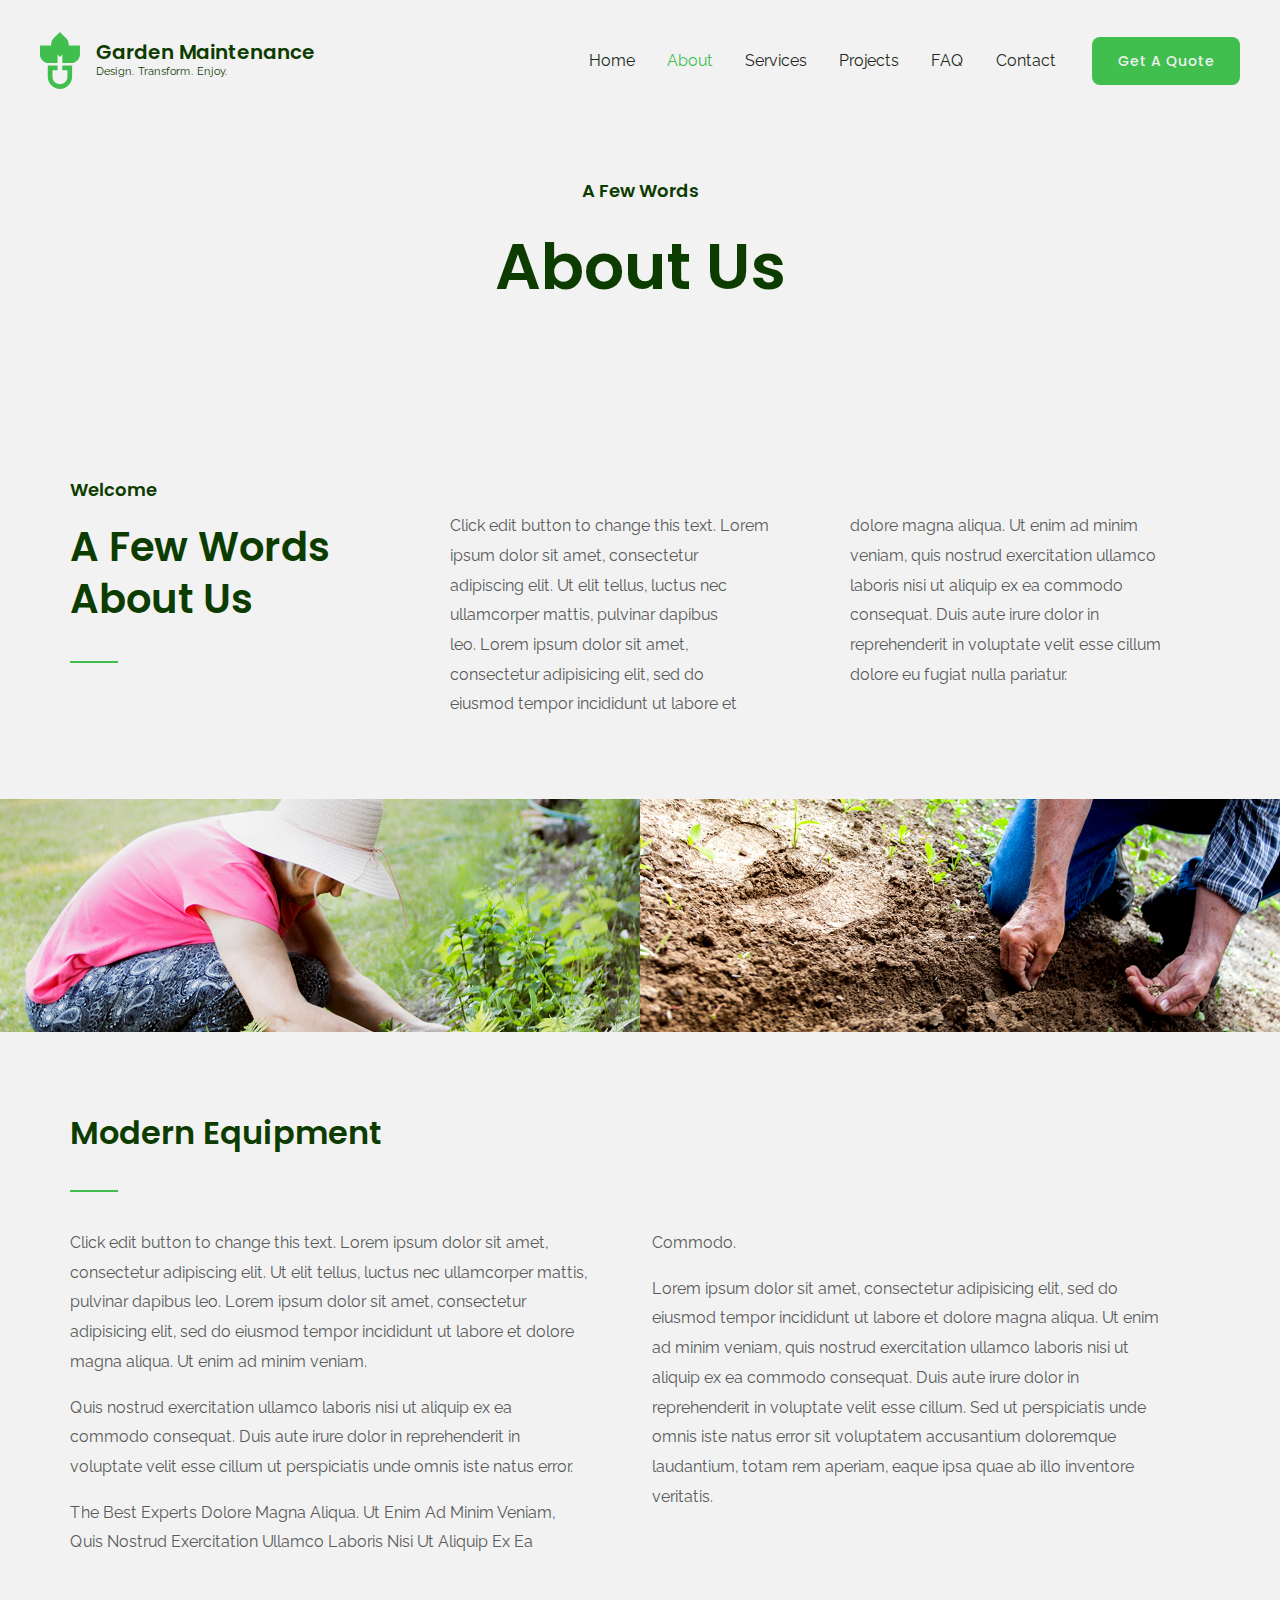
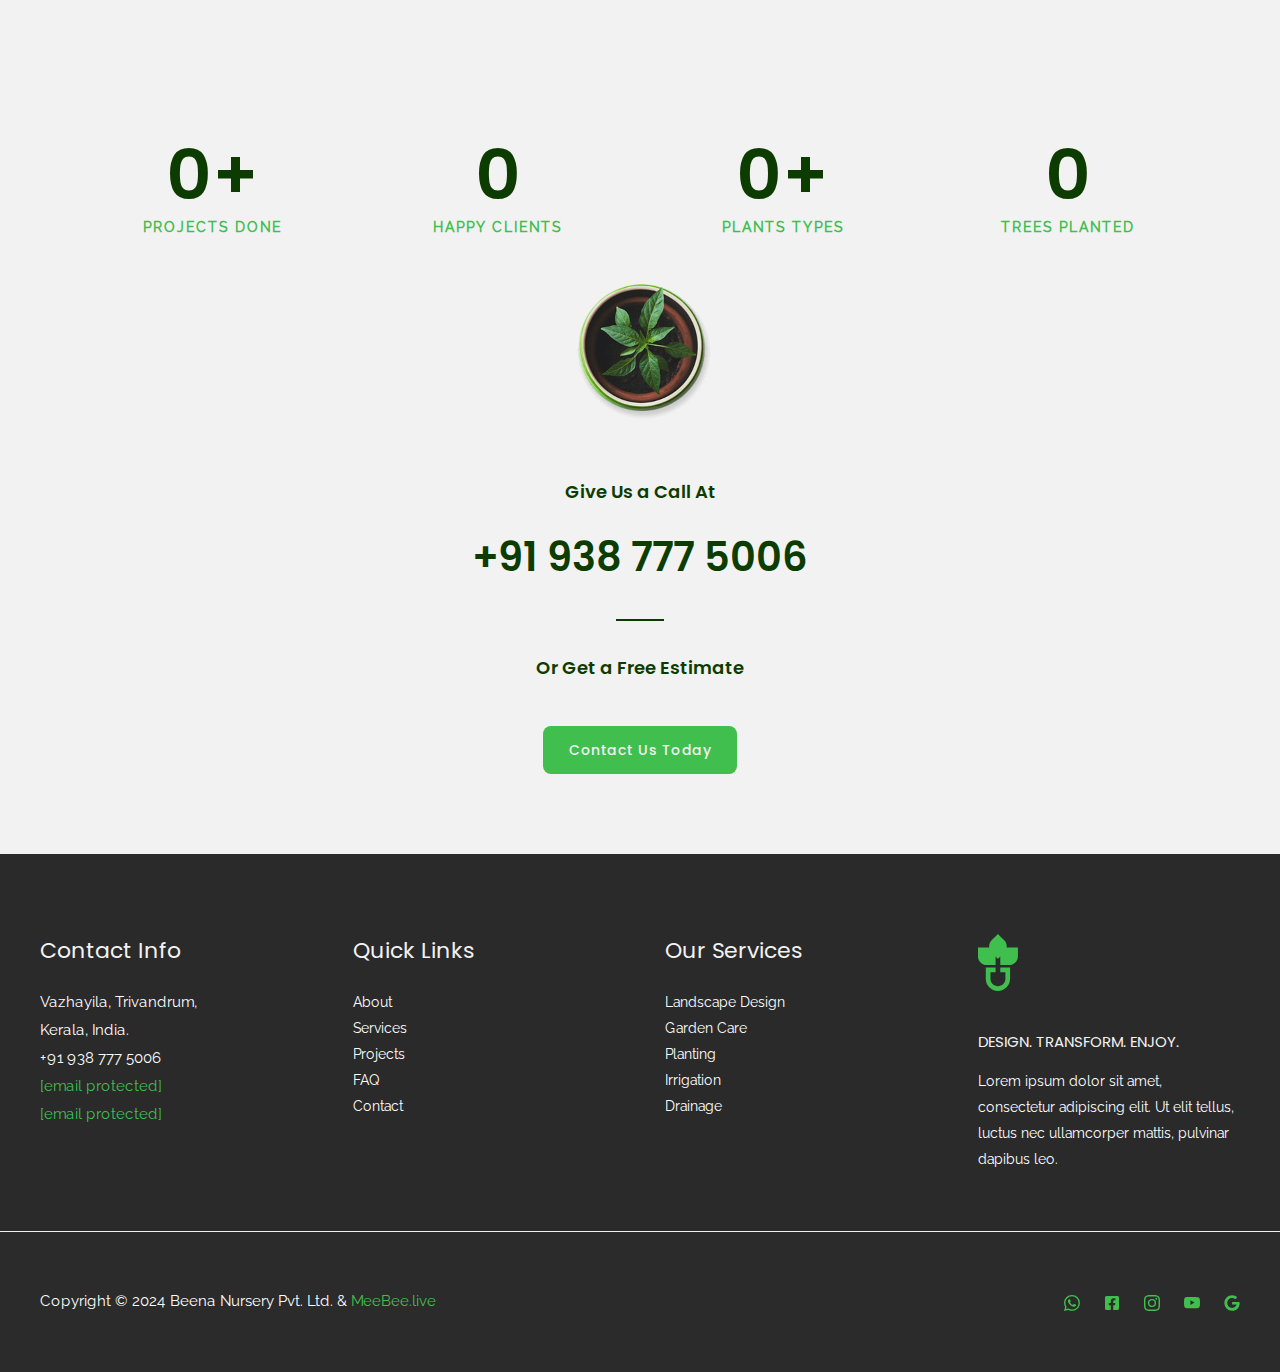
<file: garden-maintenance-02/about.html>
<!DOCTYPE html>
<html lang="en-US">
<head>
<meta charset="UTF-8">
<meta name="viewport" content="width=device-width, initial-scale=1">
<link rel="profile" href="https://gmpg.org/xfn/11">

<meta name="robots" content="noindex, nofollow" />

<title>About - Garden Maintenance</title>
<meta property="og:locale" content="en_US" />
<meta property="og:type" content="article" />
<meta property="og:title" content="About - Garden Maintenance" />
<meta property="og:description" content="A Few Words About Us Welcome A Few Words About Us Click edit button to change this text. Lorem ipsum dolor sit amet, consectetur adipiscing elit. Ut elit tellus, luctus nec ullamcorper mattis, pulvinar dapibus leo. Lorem ipsum dolor sit amet, consectetur adipisicing elit, sed do eiusmod tempor incididunt ut labore et dolore magna aliqua. Ut [&hellip;]" />
<meta property="og:url" content="./about/" />
<meta property="og:site_name" content="Garden Maintenance" />
<meta property="article:modified_time" content="2023-11-22T02:05:21+00:00" />
<meta property="og:image" content="./wp-content/uploads/sites/277/2020/07/about-us-01.jpg" />
<meta name="twitter:card" content="summary_large_image" />
<meta name="twitter:label1" content="Est. reading time" />
<meta name="twitter:data1" content="2 minutes" />
<script type="application/ld+json" class="yoast-schema-graph">{"@context":"https://schema.org","@graph":[{"@type":"WebPage","@id":"./about/","url":"./about/","name":"About - Garden Maintenance","isPartOf":{"@id":"./#website"},"primaryImageOfPage":{"@id":"./about/#primaryimage"},"image":{"@id":"./about/#primaryimage"},"thumbnailUrl":"./wp-content/uploads/sites/277/2020/07/about-us-01.jpg","datePublished":"2018-10-09T09:16:29+00:00","dateModified":"2023-11-22T02:05:21+00:00","breadcrumb":{"@id":"./about/#breadcrumb"},"inLanguage":"en-US","potentialAction":[{"@type":"ReadAction","target":["./about/"]}]},{"@type":"ImageObject","inLanguage":"en-US","@id":"./about/#primaryimage","url":"./wp-content/uploads/sites/277/2020/07/about-us-01.jpg","contentUrl":"./wp-content/uploads/sites/277/2020/07/about-us-01.jpg","width":960,"height":350},{"@type":"BreadcrumbList","@id":"./about/#breadcrumb","itemListElement":[{"@type":"ListItem","position":1,"name":"Home","item":"./"},{"@type":"ListItem","position":2,"name":"About"}]},{"@type":"WebSite","@id":"./#website","url":"./","name":"Garden Maintenance","description":"Design. Transform. Enjoy.","publisher":{"@id":"./#organization"},"potentialAction":[{"@type":"SearchAction","target":{"@type":"EntryPoint","urlTemplate":"./?s={search_term_string}"},"query-input":"required name=search_term_string"}],"inLanguage":"en-US"},{"@type":"Organization","@id":"./#organization","name":"Garden Maintenance","url":"./","logo":{"@type":"ImageObject","inLanguage":"en-US","@id":"./#/schema/logo/image/","url":"./wp-content/uploads/sites/277/2020/07/garden-maintenance-logo-1.svg","contentUrl":"./wp-content/uploads/sites/277/2020/07/garden-maintenance-logo-1.svg","width":100,"height":100,"caption":"Garden Maintenance"},"image":{"@id":"./#/schema/logo/image/"}}]}</script>

<link rel="dns-prefetch" href="//fonts.googleapis.com" />
<link rel="alternate" type="application/rss+xml" title="Garden Maintenance &raquo; Feed" href="./feed/" />
<link rel="alternate" type="application/rss+xml" title="Garden Maintenance &raquo; Comments Feed" href="./comments/feed/" />
<script>
window._wpemojiSettings = {"baseUrl":"https:\/\/s.w.org\/images\/core\/emoji\/15.0.3\/72x72\/","ext":".png","svgUrl":"https:\/\/s.w.org\/images\/core\/emoji\/15.0.3\/svg\/","svgExt":".svg","source":{"concatemoji":"https:\/\/websitedemos.net\/garden-maintenance-02\/wp-includes\/js\/wp-emoji-release.min.js?ver=6.6.1"}};
/*! This file is auto-generated */
!function(i,n){var o,s,e;function c(e){try{var t={supportTests:e,timestamp:(new Date).valueOf()};sessionStorage.setItem(o,JSON.stringify(t))}catch(e){}}function p(e,t,n){e.clearRect(0,0,e.canvas.width,e.canvas.height),e.fillText(t,0,0);var t=new Uint32Array(e.getImageData(0,0,e.canvas.width,e.canvas.height).data),r=(e.clearRect(0,0,e.canvas.width,e.canvas.height),e.fillText(n,0,0),new Uint32Array(e.getImageData(0,0,e.canvas.width,e.canvas.height).data));return t.every(function(e,t){return e===r[t]})}function u(e,t,n){switch(t){case"flag":return n(e,"\ud83c\udff3\ufe0f\u200d\u26a7\ufe0f","\ud83c\udff3\ufe0f\u200b\u26a7\ufe0f")?!1:!n(e,"\ud83c\uddfa\ud83c\uddf3","\ud83c\uddfa\u200b\ud83c\uddf3")&&!n(e,"\ud83c\udff4\udb40\udc67\udb40\udc62\udb40\udc65\udb40\udc6e\udb40\udc67\udb40\udc7f","\ud83c\udff4\u200b\udb40\udc67\u200b\udb40\udc62\u200b\udb40\udc65\u200b\udb40\udc6e\u200b\udb40\udc67\u200b\udb40\udc7f");case"emoji":return!n(e,"\ud83d\udc26\u200d\u2b1b","\ud83d\udc26\u200b\u2b1b")}return!1}function f(e,t,n){var r="undefined"!=typeof WorkerGlobalScope&&self instanceof WorkerGlobalScope?new OffscreenCanvas(300,150):i.createElement("canvas"),a=r.getContext("2d",{willReadFrequently:!0}),o=(a.textBaseline="top",a.font="600 32px Arial",{});return e.forEach(function(e){o[e]=t(a,e,n)}),o}function t(e){var t=i.createElement("script");t.src=e,t.defer=!0,i.head.appendChild(t)}"undefined"!=typeof Promise&&(o="wpEmojiSettingsSupports",s=["flag","emoji"],n.supports={everything:!0,everythingExceptFlag:!0},e=new Promise(function(e){i.addEventListener("DOMContentLoaded",e,{once:!0})}),new Promise(function(t){var n=function(){try{var e=JSON.parse(sessionStorage.getItem(o));if("object"==typeof e&&"number"==typeof e.timestamp&&(new Date).valueOf()<e.timestamp+604800&&"object"==typeof e.supportTests)return e.supportTests}catch(e){}return null}();if(!n){if("undefined"!=typeof Worker&&"undefined"!=typeof OffscreenCanvas&&"undefined"!=typeof URL&&URL.createObjectURL&&"undefined"!=typeof Blob)try{var e="postMessage("+f.toString()+"("+[JSON.stringify(s),u.toString(),p.toString()].join(",")+"));",r=new Blob([e],{type:"text/javascript"}),a=new Worker(URL.createObjectURL(r),{name:"wpTestEmojiSupports"});return void(a.onmessage=function(e){c(n=e.data),a.terminate(),t(n)})}catch(e){}c(n=f(s,u,p))}t(n)}).then(function(e){for(var t in e)n.supports[t]=e[t],n.supports.everything=n.supports.everything&&n.supports[t],"flag"!==t&&(n.supports.everythingExceptFlag=n.supports.everythingExceptFlag&&n.supports[t]);n.supports.everythingExceptFlag=n.supports.everythingExceptFlag&&!n.supports.flag,n.DOMReady=!1,n.readyCallback=function(){n.DOMReady=!0}}).then(function(){return e}).then(function(){var e;n.supports.everything||(n.readyCallback(),(e=n.source||{}).concatemoji?t(e.concatemoji):e.wpemoji&&e.twemoji&&(t(e.twemoji),t(e.wpemoji)))}))}((window,document),window._wpemojiSettings);
</script>
<link rel="stylesheet" id="astra-theme-css-css" href="./wp-content/themes/astra/assets/css/minified/main.min.css?ver=4.7.3" media="all" />
<style id="astra-theme-css-inline-css">
:root{--ast-post-nav-space:0;--ast-container-default-xlg-padding:6.67em;--ast-container-default-lg-padding:5.67em;--ast-container-default-slg-padding:4.34em;--ast-container-default-md-padding:3.34em;--ast-container-default-sm-padding:6.67em;--ast-container-default-xs-padding:2.4em;--ast-container-default-xxs-padding:1.4em;--ast-code-block-background:#EEEEEE;--ast-comment-inputs-background:#FAFAFA;--ast-normal-container-width:1200px;--ast-narrow-container-width:750px;--ast-blog-title-font-weight:normal;--ast-blog-meta-weight:inherit;}html{font-size:100%;}a,.page-title{color:var(--ast-global-color-0);}a:hover,a:focus{color:var(--ast-global-color-1);}body,button,input,select,textarea,.ast-button,.ast-custom-button{font-family:'Raleway',sans-serif;font-weight:400;font-size:16px;font-size:1rem;}blockquote{color:var(--ast-global-color-3);}p,.entry-content p{margin-bottom:1em;}h1,.entry-content h1,h2,.entry-content h2,h3,.entry-content h3,h4,.entry-content h4,h5,.entry-content h5,h6,.entry-content h6,.site-title,.site-title a{font-family:'Poppins',sans-serif;font-weight:600;}.ast-site-identity .site-title a{color:var(--ast-global-color-2);}.ast-site-identity .site-description{color:var(--ast-global-color-3);}.site-title{font-size:20px;font-size:1.25rem;display:block;}header .custom-logo-link img{max-width:40px;}.astra-logo-svg{width:40px;}.site-header .site-description{font-size:11px;font-size:0.6875rem;display:block;}.entry-title{font-size:30px;font-size:1.875rem;}.archive .ast-article-post .ast-article-inner,.blog .ast-article-post .ast-article-inner,.archive .ast-article-post .ast-article-inner:hover,.blog .ast-article-post .ast-article-inner:hover{overflow:hidden;}h1,.entry-content h1{font-size:64px;font-size:4rem;font-family:'Poppins',sans-serif;line-height:1.4em;}h2,.entry-content h2{font-size:40px;font-size:2.5rem;font-family:'Poppins',sans-serif;line-height:1.3em;}h3,.entry-content h3{font-size:32px;font-size:2rem;font-family:'Poppins',sans-serif;line-height:1.3em;}h4,.entry-content h4{font-size:22px;font-size:1.375rem;line-height:1.2em;font-family:'Poppins',sans-serif;}h5,.entry-content h5{font-size:18px;font-size:1.125rem;line-height:1.2em;font-family:'Poppins',sans-serif;}h6,.entry-content h6{font-size:14px;font-size:0.875rem;line-height:1.25em;font-family:'Poppins',sans-serif;}::selection{background-color:var(--ast-global-color-0);color:#000000;}body,h1,.entry-title a,.entry-content h1,h2,.entry-content h2,h3,.entry-content h3,h4,.entry-content h4,h5,.entry-content h5,h6,.entry-content h6{color:var(--ast-global-color-3);}.tagcloud a:hover,.tagcloud a:focus,.tagcloud a.current-item{color:#000000;border-color:var(--ast-global-color-0);background-color:var(--ast-global-color-0);}input:focus,input[type="text"]:focus,input[type="email"]:focus,input[type="url"]:focus,input[type="password"]:focus,input[type="reset"]:focus,input[type="search"]:focus,textarea:focus{border-color:var(--ast-global-color-0);}input[type="radio"]:checked,input[type=reset],input[type="checkbox"]:checked,input[type="checkbox"]:hover:checked,input[type="checkbox"]:focus:checked,input[type=range]::-webkit-slider-thumb{border-color:var(--ast-global-color-0);background-color:var(--ast-global-color-0);box-shadow:none;}.site-footer a:hover + .post-count,.site-footer a:focus + .post-count{background:var(--ast-global-color-0);border-color:var(--ast-global-color-0);}.single .nav-links .nav-previous,.single .nav-links .nav-next{color:var(--ast-global-color-0);}.entry-meta,.entry-meta *{line-height:1.45;color:var(--ast-global-color-0);}.entry-meta a:not(.ast-button):hover,.entry-meta a:not(.ast-button):hover *,.entry-meta a:not(.ast-button):focus,.entry-meta a:not(.ast-button):focus *,.page-links > .page-link,.page-links .page-link:hover,.post-navigation a:hover{color:var(--ast-global-color-1);}#cat option,.secondary .calendar_wrap thead a,.secondary .calendar_wrap thead a:visited{color:var(--ast-global-color-0);}.secondary .calendar_wrap #today,.ast-progress-val span{background:var(--ast-global-color-0);}.secondary a:hover + .post-count,.secondary a:focus + .post-count{background:var(--ast-global-color-0);border-color:var(--ast-global-color-0);}.calendar_wrap #today > a{color:#000000;}.page-links .page-link,.single .post-navigation a{color:var(--ast-global-color-0);}.ast-header-break-point .main-header-bar .ast-button-wrap .menu-toggle{border-radius:100px;}.ast-search-menu-icon .search-form button.search-submit{padding:0 4px;}.ast-search-menu-icon form.search-form{padding-right:0;}.ast-search-menu-icon.slide-search input.search-field{width:0;}.ast-header-search .ast-search-menu-icon.ast-dropdown-active .search-form,.ast-header-search .ast-search-menu-icon.ast-dropdown-active .search-field:focus{transition:all 0.2s;}.search-form input.search-field:focus{outline:none;}.wp-block-latest-posts > li > a{color:var(--ast-global-color-2);}.widget-title,.widget .wp-block-heading{font-size:22px;font-size:1.375rem;color:var(--ast-global-color-3);}.ast-search-menu-icon.slide-search a:focus-visible:focus-visible,.astra-search-icon:focus-visible,#close:focus-visible,a:focus-visible,.ast-menu-toggle:focus-visible,.site .skip-link:focus-visible,.wp-block-loginout input:focus-visible,.wp-block-search.wp-block-search__button-inside .wp-block-search__inside-wrapper,.ast-header-navigation-arrow:focus-visible,.woocommerce .wc-proceed-to-checkout > .checkout-button:focus-visible,.woocommerce .woocommerce-MyAccount-navigation ul li a:focus-visible,.ast-orders-table__row .ast-orders-table__cell:focus-visible,.woocommerce .woocommerce-order-details .order-again > .button:focus-visible,.woocommerce .woocommerce-message a.button.wc-forward:focus-visible,.woocommerce #minus_qty:focus-visible,.woocommerce #plus_qty:focus-visible,a#ast-apply-coupon:focus-visible,.woocommerce .woocommerce-info a:focus-visible,.woocommerce .astra-shop-summary-wrap a:focus-visible,.woocommerce a.wc-forward:focus-visible,#ast-apply-coupon:focus-visible,.woocommerce-js .woocommerce-mini-cart-item a.remove:focus-visible,#close:focus-visible,.button.search-submit:focus-visible,#search_submit:focus,.normal-search:focus-visible,.ast-header-account-wrap:focus-visible{outline-style:dotted;outline-color:inherit;outline-width:thin;}input:focus,input[type="text"]:focus,input[type="email"]:focus,input[type="url"]:focus,input[type="password"]:focus,input[type="reset"]:focus,input[type="search"]:focus,input[type="number"]:focus,textarea:focus,.wp-block-search__input:focus,[data-section="section-header-mobile-trigger"] .ast-button-wrap .ast-mobile-menu-trigger-minimal:focus,.ast-mobile-popup-drawer.active .menu-toggle-close:focus,.woocommerce-ordering select.orderby:focus,#ast-scroll-top:focus,#coupon_code:focus,.woocommerce-page #comment:focus,.woocommerce #reviews #respond input#submit:focus,.woocommerce a.add_to_cart_button:focus,.woocommerce .button.single_add_to_cart_button:focus,.woocommerce .woocommerce-cart-form button:focus,.woocommerce .woocommerce-cart-form__cart-item .quantity .qty:focus,.woocommerce .woocommerce-billing-fields .woocommerce-billing-fields__field-wrapper .woocommerce-input-wrapper > .input-text:focus,.woocommerce #order_comments:focus,.woocommerce #place_order:focus,.woocommerce .woocommerce-address-fields .woocommerce-address-fields__field-wrapper .woocommerce-input-wrapper > .input-text:focus,.woocommerce .woocommerce-MyAccount-content form button:focus,.woocommerce .woocommerce-MyAccount-content .woocommerce-EditAccountForm .woocommerce-form-row .woocommerce-Input.input-text:focus,.woocommerce .ast-woocommerce-container .woocommerce-pagination ul.page-numbers li a:focus,body #content .woocommerce form .form-row .select2-container--default .select2-selection--single:focus,#ast-coupon-code:focus,.woocommerce.woocommerce-js .quantity input[type=number]:focus,.woocommerce-js .woocommerce-mini-cart-item .quantity input[type=number]:focus,.woocommerce p#ast-coupon-trigger:focus{border-style:dotted;border-color:inherit;border-width:thin;}input{outline:none;}.ast-logo-title-inline .site-logo-img{padding-right:1em;}.site-logo-img img{ transition:all 0.2s linear;}body .ast-oembed-container *{position:absolute;top:0;width:100%;height:100%;left:0;}body .wp-block-embed-pocket-casts .ast-oembed-container *{position:unset;}.ast-single-post-featured-section + article {margin-top: 2em;}.site-content .ast-single-post-featured-section img {width: 100%;overflow: hidden;object-fit: cover;}.site > .ast-single-related-posts-container {margin-top: 0;}@media (min-width: 922px) {.ast-desktop .ast-container--narrow {max-width: var(--ast-narrow-container-width);margin: 0 auto;}}.ast-page-builder-template .hentry {margin: 0;}.ast-page-builder-template .site-content > .ast-container {max-width: 100%;padding: 0;}.ast-page-builder-template .site .site-content #primary {padding: 0;margin: 0;}.ast-page-builder-template .no-results {text-align: center;margin: 4em auto;}.ast-page-builder-template .ast-pagination {padding: 2em;}.ast-page-builder-template .entry-header.ast-no-title.ast-no-thumbnail {margin-top: 0;}.ast-page-builder-template .entry-header.ast-header-without-markup {margin-top: 0;margin-bottom: 0;}.ast-page-builder-template .entry-header.ast-no-title.ast-no-meta {margin-bottom: 0;}.ast-page-builder-template.single .post-navigation {padding-bottom: 2em;}.ast-page-builder-template.single-post .site-content > .ast-container {max-width: 100%;}.ast-page-builder-template .entry-header {margin-top: 4em;margin-left: auto;margin-right: auto;padding-left: 20px;padding-right: 20px;}.single.ast-page-builder-template .entry-header {padding-left: 20px;padding-right: 20px;}.ast-page-builder-template .ast-archive-description {margin: 4em auto 0;padding-left: 20px;padding-right: 20px;}.ast-page-builder-template.ast-no-sidebar .entry-content .alignwide {margin-left: 0;margin-right: 0;}@media (max-width:921.9px){#ast-desktop-header{display:none;}}@media (min-width:922px){#ast-mobile-header{display:none;}}.wp-block-buttons.aligncenter{justify-content:center;}.wp-block-buttons .wp-block-button.is-style-outline .wp-block-button__link.wp-element-button,.ast-outline-button,.wp-block-uagb-buttons-child .uagb-buttons-repeater.ast-outline-button{border-color:var(--ast-global-color-0);border-top-width:2px;border-right-width:2px;border-bottom-width:2px;border-left-width:2px;font-family:'Poppins',sans-serif;font-weight:500;font-size:14px;font-size:0.875rem;line-height:1em;border-top-left-radius:8px;border-top-right-radius:8px;border-bottom-right-radius:8px;border-bottom-left-radius:8px;}.wp-block-button.is-style-outline .wp-block-button__link:hover,.wp-block-buttons .wp-block-button.is-style-outline .wp-block-button__link:focus,.wp-block-buttons .wp-block-button.is-style-outline > .wp-block-button__link:not(.has-text-color):hover,.wp-block-buttons .wp-block-button.wp-block-button__link.is-style-outline:not(.has-text-color):hover,.ast-outline-button:hover,.ast-outline-button:focus,.wp-block-uagb-buttons-child .uagb-buttons-repeater.ast-outline-button:hover,.wp-block-uagb-buttons-child .uagb-buttons-repeater.ast-outline-button:focus{background-color:var(--ast-global-color-5);}.wp-block-button .wp-block-button__link.wp-element-button.is-style-outline:not(.has-background),.wp-block-button.is-style-outline>.wp-block-button__link.wp-element-button:not(.has-background),.ast-outline-button{background-color:var(--ast-global-color-0);}.entry-content[ast-blocks-layout] > figure{margin-bottom:1em;}@media (max-width:921px){.ast-separate-container #primary,.ast-separate-container #secondary{padding:1.5em 0;}#primary,#secondary{padding:1.5em 0;margin:0;}.ast-left-sidebar #content > .ast-container{display:flex;flex-direction:column-reverse;width:100%;}.ast-separate-container .ast-article-post,.ast-separate-container .ast-article-single{padding:1.5em 2.14em;}.ast-author-box img.avatar{margin:20px 0 0 0;}}@media (min-width:922px){.ast-separate-container.ast-right-sidebar #primary,.ast-separate-container.ast-left-sidebar #primary{border:0;}.search-no-results.ast-separate-container #primary{margin-bottom:4em;}}.elementor-button-wrapper .elementor-button{border-style:solid;text-decoration:none;border-top-width:0;border-right-width:0;border-left-width:0;border-bottom-width:0;}body .elementor-button.elementor-size-sm,body .elementor-button.elementor-size-xs,body .elementor-button.elementor-size-md,body .elementor-button.elementor-size-lg,body .elementor-button.elementor-size-xl,body .elementor-button{border-top-left-radius:8px;border-top-right-radius:8px;border-bottom-right-radius:8px;border-bottom-left-radius:8px;padding-top:17px;padding-right:26px;padding-bottom:17px;padding-left:26px;}.elementor-button-wrapper .elementor-button{border-color:var(--ast-global-color-0);background-color:var(--ast-global-color-0);}.elementor-button-wrapper .elementor-button:hover,.elementor-button-wrapper .elementor-button:focus{color:var(--ast-global-color-4);background-color:var(--ast-global-color-5);border-color:var(--ast-global-color-5);}.wp-block-button .wp-block-button__link ,.elementor-button-wrapper .elementor-button,.elementor-button-wrapper .elementor-button:visited{color:var(--ast-global-color-4);}.elementor-button-wrapper .elementor-button{font-family:'Poppins',sans-serif;font-weight:500;font-size:14px;font-size:0.875rem;line-height:1em;text-transform:capitalize;letter-spacing:0.5px;}body .elementor-button.elementor-size-sm,body .elementor-button.elementor-size-xs,body .elementor-button.elementor-size-md,body .elementor-button.elementor-size-lg,body .elementor-button.elementor-size-xl,body .elementor-button{font-size:14px;font-size:0.875rem;}.wp-block-button .wp-block-button__link:hover,.wp-block-button .wp-block-button__link:focus{color:var(--ast-global-color-4);background-color:var(--ast-global-color-5);border-color:var(--ast-global-color-5);}.elementor-widget-heading h1.elementor-heading-title{line-height:1.4em;}.elementor-widget-heading h2.elementor-heading-title{line-height:1.3em;}.elementor-widget-heading h3.elementor-heading-title{line-height:1.3em;}.elementor-widget-heading h4.elementor-heading-title{line-height:1.2em;}.elementor-widget-heading h5.elementor-heading-title{line-height:1.2em;}.elementor-widget-heading h6.elementor-heading-title{line-height:1.25em;}.wp-block-button .wp-block-button__link,.wp-block-search .wp-block-search__button,body .wp-block-file .wp-block-file__button{border-color:var(--ast-global-color-0);background-color:var(--ast-global-color-0);color:var(--ast-global-color-4);font-family:'Poppins',sans-serif;font-weight:500;line-height:1em;text-transform:capitalize;letter-spacing:0.5px;font-size:14px;font-size:0.875rem;border-top-left-radius:8px;border-top-right-radius:8px;border-bottom-right-radius:8px;border-bottom-left-radius:8px;padding-top:17px;padding-right:26px;padding-bottom:17px;padding-left:26px;}.menu-toggle,button,.ast-button,.ast-custom-button,.button,input#submit,input[type="button"],input[type="submit"],input[type="reset"],form[CLASS*="wp-block-search__"].wp-block-search .wp-block-search__inside-wrapper .wp-block-search__button,body .wp-block-file .wp-block-file__button,.woocommerce-js a.button,.woocommerce button.button,.woocommerce .woocommerce-message a.button,.woocommerce #respond input#submit.alt,.woocommerce input.button.alt,.woocommerce input.button,.woocommerce input.button:disabled,.woocommerce input.button:disabled[disabled],.woocommerce input.button:disabled:hover,.woocommerce input.button:disabled[disabled]:hover,.woocommerce #respond input#submit,.woocommerce button.button.alt.disabled,.wc-block-grid__products .wc-block-grid__product .wp-block-button__link,.wc-block-grid__product-onsale,[CLASS*="wc-block"] button,.woocommerce-js .astra-cart-drawer .astra-cart-drawer-content .woocommerce-mini-cart__buttons .button:not(.checkout):not(.ast-continue-shopping),.woocommerce-js .astra-cart-drawer .astra-cart-drawer-content .woocommerce-mini-cart__buttons a.checkout,.woocommerce button.button.alt.disabled.wc-variation-selection-needed,[CLASS*="wc-block"] .wc-block-components-button{border-style:solid;border-top-width:0;border-right-width:0;border-left-width:0;border-bottom-width:0;color:var(--ast-global-color-4);border-color:var(--ast-global-color-0);background-color:var(--ast-global-color-0);padding-top:17px;padding-right:26px;padding-bottom:17px;padding-left:26px;font-family:'Poppins',sans-serif;font-weight:500;font-size:14px;font-size:0.875rem;line-height:1em;text-transform:capitalize;letter-spacing:0.5px;border-top-left-radius:8px;border-top-right-radius:8px;border-bottom-right-radius:8px;border-bottom-left-radius:8px;}button:focus,.menu-toggle:hover,button:hover,.ast-button:hover,.ast-custom-button:hover .button:hover,.ast-custom-button:hover ,input[type=reset]:hover,input[type=reset]:focus,input#submit:hover,input#submit:focus,input[type="button"]:hover,input[type="button"]:focus,input[type="submit"]:hover,input[type="submit"]:focus,form[CLASS*="wp-block-search__"].wp-block-search .wp-block-search__inside-wrapper .wp-block-search__button:hover,form[CLASS*="wp-block-search__"].wp-block-search .wp-block-search__inside-wrapper .wp-block-search__button:focus,body .wp-block-file .wp-block-file__button:hover,body .wp-block-file .wp-block-file__button:focus,.woocommerce-js a.button:hover,.woocommerce button.button:hover,.woocommerce .woocommerce-message a.button:hover,.woocommerce #respond input#submit:hover,.woocommerce #respond input#submit.alt:hover,.woocommerce input.button.alt:hover,.woocommerce input.button:hover,.woocommerce button.button.alt.disabled:hover,.wc-block-grid__products .wc-block-grid__product .wp-block-button__link:hover,[CLASS*="wc-block"] button:hover,.woocommerce-js .astra-cart-drawer .astra-cart-drawer-content .woocommerce-mini-cart__buttons .button:not(.checkout):not(.ast-continue-shopping):hover,.woocommerce-js .astra-cart-drawer .astra-cart-drawer-content .woocommerce-mini-cart__buttons a.checkout:hover,.woocommerce button.button.alt.disabled.wc-variation-selection-needed:hover,[CLASS*="wc-block"] .wc-block-components-button:hover,[CLASS*="wc-block"] .wc-block-components-button:focus{color:var(--ast-global-color-4);background-color:var(--ast-global-color-5);border-color:var(--ast-global-color-5);}@media (max-width:921px){.ast-mobile-header-stack .main-header-bar .ast-search-menu-icon{display:inline-block;}.ast-header-break-point.ast-header-custom-item-outside .ast-mobile-header-stack .main-header-bar .ast-search-icon{margin:0;}.ast-comment-avatar-wrap img{max-width:2.5em;}.ast-comment-meta{padding:0 1.8888em 1.3333em;}.ast-separate-container .ast-comment-list li.depth-1{padding:1.5em 2.14em;}.ast-separate-container .comment-respond{padding:2em 2.14em;}}@media (min-width:544px){.ast-container{max-width:100%;}}@media (max-width:544px){.ast-separate-container .ast-article-post,.ast-separate-container .ast-article-single,.ast-separate-container .comments-title,.ast-separate-container .ast-archive-description{padding:1.5em 1em;}.ast-separate-container #content .ast-container{padding-left:0.54em;padding-right:0.54em;}.ast-separate-container .ast-comment-list .bypostauthor{padding:.5em;}.ast-search-menu-icon.ast-dropdown-active .search-field{width:170px;}} #ast-mobile-header .ast-site-header-cart-li a{pointer-events:none;} #ast-desktop-header .ast-site-header-cart-li a{pointer-events:none;}body,.ast-separate-container{background-color:var(--ast-global-color-4);background-image:none;}@media (max-width:921px){.site-title{font-size:18px;font-size:1.125rem;display:block;}.site-header .site-description{font-size:12px;font-size:0.75rem;display:block;}h1,.entry-content h1{font-size:48px;}h2,.entry-content h2{font-size:32px;}h3,.entry-content h3{font-size:24px;}h4,.entry-content h4{font-size:20px;font-size:1.25rem;}h5,.entry-content h5{font-size:16px;font-size:1rem;}h6,.entry-content h6{font-size:13px;font-size:0.8125rem;}.astra-logo-svg{width:40px;}header .custom-logo-link img,.ast-header-break-point .site-logo-img .custom-mobile-logo-link img{max-width:40px;}}@media (max-width:544px){.site-title{font-size:16px;font-size:1rem;display:block;}.site-header .site-description{font-size:11px;font-size:0.6875rem;display:block;}h1,.entry-content h1{font-size:40px;}h2,.entry-content h2{font-size:28px;}h3,.entry-content h3{font-size:24px;}h4,.entry-content h4{font-size:20px;font-size:1.25rem;}h5,.entry-content h5{font-size:16px;font-size:1rem;}h6,.entry-content h6{font-size:13px;font-size:0.8125rem;}header .custom-logo-link img,.ast-header-break-point .site-branding img,.ast-header-break-point .custom-logo-link img{max-width:32px;}.astra-logo-svg{width:32px;}.ast-header-break-point .site-logo-img .custom-mobile-logo-link img{max-width:32px;}}@media (max-width:921px){html{font-size:91.2%;}}@media (max-width:544px){html{font-size:91.2%;}}@media (min-width:922px){.ast-container{max-width:1240px;}}@media (min-width:922px){.site-content .ast-container{display:flex;}}@media (max-width:921px){.site-content .ast-container{flex-direction:column;}}@media (min-width:922px){.main-header-menu .sub-menu .menu-item.ast-left-align-sub-menu:hover > .sub-menu,.main-header-menu .sub-menu .menu-item.ast-left-align-sub-menu.focus > .sub-menu{margin-left:-0px;}}.ast-theme-transparent-header [data-section="section-header-mobile-trigger"] .ast-button-wrap .ast-mobile-menu-trigger-outline{background:transparent;}.site .comments-area{padding-bottom:3em;}.wp-block-file {display: flex;align-items: center;flex-wrap: wrap;justify-content: space-between;}.wp-block-pullquote {border: none;}.wp-block-pullquote blockquote::before {content: "\201D";font-family: "Helvetica",sans-serif;display: flex;transform: rotate( 180deg );font-size: 6rem;font-style: normal;line-height: 1;font-weight: bold;align-items: center;justify-content: center;}.has-text-align-right > blockquote::before {justify-content: flex-start;}.has-text-align-left > blockquote::before {justify-content: flex-end;}figure.wp-block-pullquote.is-style-solid-color blockquote {max-width: 100%;text-align: inherit;}html body {--wp--custom--ast-default-block-top-padding: 3em;--wp--custom--ast-default-block-right-padding: 3em;--wp--custom--ast-default-block-bottom-padding: 3em;--wp--custom--ast-default-block-left-padding: 3em;--wp--custom--ast-container-width: 1200px;--wp--custom--ast-content-width-size: 1200px;--wp--custom--ast-wide-width-size: calc(1200px + var(--wp--custom--ast-default-block-left-padding) + var(--wp--custom--ast-default-block-right-padding));}.ast-narrow-container {--wp--custom--ast-content-width-size: 750px;--wp--custom--ast-wide-width-size: 750px;}@media(max-width: 921px) {html body {--wp--custom--ast-default-block-top-padding: 3em;--wp--custom--ast-default-block-right-padding: 2em;--wp--custom--ast-default-block-bottom-padding: 3em;--wp--custom--ast-default-block-left-padding: 2em;}}@media(max-width: 544px) {html body {--wp--custom--ast-default-block-top-padding: 3em;--wp--custom--ast-default-block-right-padding: 1.5em;--wp--custom--ast-default-block-bottom-padding: 3em;--wp--custom--ast-default-block-left-padding: 1.5em;}}.entry-content > .wp-block-group,.entry-content > .wp-block-cover,.entry-content > .wp-block-columns {padding-top: var(--wp--custom--ast-default-block-top-padding);padding-right: var(--wp--custom--ast-default-block-right-padding);padding-bottom: var(--wp--custom--ast-default-block-bottom-padding);padding-left: var(--wp--custom--ast-default-block-left-padding);}.ast-plain-container.ast-no-sidebar .entry-content > .alignfull,.ast-page-builder-template .ast-no-sidebar .entry-content > .alignfull {margin-left: calc( -50vw + 50%);margin-right: calc( -50vw + 50%);max-width: 100vw;width: 100vw;}.ast-plain-container.ast-no-sidebar .entry-content .alignfull .alignfull,.ast-page-builder-template.ast-no-sidebar .entry-content .alignfull .alignfull,.ast-plain-container.ast-no-sidebar .entry-content .alignfull .alignwide,.ast-page-builder-template.ast-no-sidebar .entry-content .alignfull .alignwide,.ast-plain-container.ast-no-sidebar .entry-content .alignwide .alignfull,.ast-page-builder-template.ast-no-sidebar .entry-content .alignwide .alignfull,.ast-plain-container.ast-no-sidebar .entry-content .alignwide .alignwide,.ast-page-builder-template.ast-no-sidebar .entry-content .alignwide .alignwide,.ast-plain-container.ast-no-sidebar .entry-content .wp-block-column .alignfull,.ast-page-builder-template.ast-no-sidebar .entry-content .wp-block-column .alignfull,.ast-plain-container.ast-no-sidebar .entry-content .wp-block-column .alignwide,.ast-page-builder-template.ast-no-sidebar .entry-content .wp-block-column .alignwide {margin-left: auto;margin-right: auto;width: 100%;}[ast-blocks-layout] .wp-block-separator:not(.is-style-dots) {height: 0;}[ast-blocks-layout] .wp-block-separator {margin: 20px auto;}[ast-blocks-layout] .wp-block-separator:not(.is-style-wide):not(.is-style-dots) {max-width: 100px;}[ast-blocks-layout] .wp-block-separator.has-background {padding: 0;}.entry-content[ast-blocks-layout] > * {max-width: var(--wp--custom--ast-content-width-size);margin-left: auto;margin-right: auto;}.entry-content[ast-blocks-layout] > .alignwide {max-width: var(--wp--custom--ast-wide-width-size);}.entry-content[ast-blocks-layout] .alignfull {max-width: none;}.entry-content .wp-block-columns {margin-bottom: 0;}blockquote {margin: 1.5em;border-color: rgba(0,0,0,0.05);}.wp-block-quote:not(.has-text-align-right):not(.has-text-align-center) {border-left: 5px solid rgba(0,0,0,0.05);}.has-text-align-right > blockquote,blockquote.has-text-align-right {border-right: 5px solid rgba(0,0,0,0.05);}.has-text-align-left > blockquote,blockquote.has-text-align-left {border-left: 5px solid rgba(0,0,0,0.05);}.wp-block-site-tagline,.wp-block-latest-posts .read-more {margin-top: 15px;}.wp-block-loginout p label {display: block;}.wp-block-loginout p:not(.login-remember):not(.login-submit) input {width: 100%;}.wp-block-loginout input:focus {border-color: transparent;}.wp-block-loginout input:focus {outline: thin dotted;}.entry-content .wp-block-media-text .wp-block-media-text__content {padding: 0 0 0 8%;}.entry-content .wp-block-media-text.has-media-on-the-right .wp-block-media-text__content {padding: 0 8% 0 0;}.entry-content .wp-block-media-text.has-background .wp-block-media-text__content {padding: 8%;}.entry-content .wp-block-cover:not([class*="background-color"]) .wp-block-cover__inner-container,.entry-content .wp-block-cover:not([class*="background-color"]) .wp-block-cover-image-text,.entry-content .wp-block-cover:not([class*="background-color"]) .wp-block-cover-text,.entry-content .wp-block-cover-image:not([class*="background-color"]) .wp-block-cover__inner-container,.entry-content .wp-block-cover-image:not([class*="background-color"]) .wp-block-cover-image-text,.entry-content .wp-block-cover-image:not([class*="background-color"]) .wp-block-cover-text {color: var(--ast-global-color-5);}.wp-block-loginout .login-remember input {width: 1.1rem;height: 1.1rem;margin: 0 5px 4px 0;vertical-align: middle;}.wp-block-latest-posts > li > *:first-child,.wp-block-latest-posts:not(.is-grid) > li:first-child {margin-top: 0;}.entry-content .wp-block-buttons,.entry-content .wp-block-uagb-buttons {margin-bottom: 1.5em;}.wp-block-search__inside-wrapper .wp-block-search__input {padding: 0 10px;color: var(--ast-global-color-3);background: var(--ast-global-color-5);border-color: var(--ast-border-color);}.wp-block-latest-posts .read-more {margin-bottom: 1.5em;}.wp-block-search__no-button .wp-block-search__inside-wrapper .wp-block-search__input {padding-top: 5px;padding-bottom: 5px;}.wp-block-latest-posts .wp-block-latest-posts__post-date,.wp-block-latest-posts .wp-block-latest-posts__post-author {font-size: 1rem;}.wp-block-latest-posts > li > *,.wp-block-latest-posts:not(.is-grid) > li {margin-top: 12px;margin-bottom: 12px;}.ast-page-builder-template .entry-content[ast-blocks-layout] > *,.ast-page-builder-template .entry-content[ast-blocks-layout] > .alignfull > * {max-width: none;}.ast-page-builder-template .entry-content[ast-blocks-layout] > .alignwide > * {max-width: var(--wp--custom--ast-wide-width-size);}.ast-page-builder-template .entry-content[ast-blocks-layout] > .inherit-container-width > *,.ast-page-builder-template .entry-content[ast-blocks-layout] > * > *,.entry-content[ast-blocks-layout] > .wp-block-cover .wp-block-cover__inner-container {max-width: var(--wp--custom--ast-content-width-size);margin-left: auto;margin-right: auto;}.entry-content[ast-blocks-layout] .wp-block-cover:not(.alignleft):not(.alignright) {width: auto;}@media(max-width: 1200px) {.ast-separate-container .entry-content > .alignfull,.ast-separate-container .entry-content[ast-blocks-layout] > .alignwide,.ast-plain-container .entry-content[ast-blocks-layout] > .alignwide,.ast-plain-container .entry-content .alignfull {margin-left: calc(-1 * min(var(--ast-container-default-xlg-padding),20px)) ;margin-right: calc(-1 * min(var(--ast-container-default-xlg-padding),20px));}}@media(min-width: 1201px) {.ast-separate-container .entry-content > .alignfull {margin-left: calc(-1 * var(--ast-container-default-xlg-padding) );margin-right: calc(-1 * var(--ast-container-default-xlg-padding) );}.ast-separate-container .entry-content[ast-blocks-layout] > .alignwide,.ast-plain-container .entry-content[ast-blocks-layout] > .alignwide {margin-left: calc(-1 * var(--wp--custom--ast-default-block-left-padding) );margin-right: calc(-1 * var(--wp--custom--ast-default-block-right-padding) );}}@media(min-width: 921px) {.ast-separate-container .entry-content .wp-block-group.alignwide:not(.inherit-container-width) > :where(:not(.alignleft):not(.alignright)),.ast-plain-container .entry-content .wp-block-group.alignwide:not(.inherit-container-width) > :where(:not(.alignleft):not(.alignright)) {max-width: calc( var(--wp--custom--ast-content-width-size) + 80px );}.ast-plain-container.ast-right-sidebar .entry-content[ast-blocks-layout] .alignfull,.ast-plain-container.ast-left-sidebar .entry-content[ast-blocks-layout] .alignfull {margin-left: -60px;margin-right: -60px;}}@media(min-width: 544px) {.entry-content > .alignleft {margin-right: 20px;}.entry-content > .alignright {margin-left: 20px;}}@media (max-width:544px){.wp-block-columns .wp-block-column:not(:last-child){margin-bottom:20px;}.wp-block-latest-posts{margin:0;}}@media( max-width: 600px ) {.entry-content .wp-block-media-text .wp-block-media-text__content,.entry-content .wp-block-media-text.has-media-on-the-right .wp-block-media-text__content {padding: 8% 0 0;}.entry-content .wp-block-media-text.has-background .wp-block-media-text__content {padding: 8%;}}.ast-page-builder-template .entry-header {padding-left: 0;}.ast-narrow-container .site-content .wp-block-uagb-image--align-full .wp-block-uagb-image__figure {max-width: 100%;margin-left: auto;margin-right: auto;}:root .has-ast-global-color-0-color{color:var(--ast-global-color-0);}:root .has-ast-global-color-0-background-color{background-color:var(--ast-global-color-0);}:root .wp-block-button .has-ast-global-color-0-color{color:var(--ast-global-color-0);}:root .wp-block-button .has-ast-global-color-0-background-color{background-color:var(--ast-global-color-0);}:root .has-ast-global-color-1-color{color:var(--ast-global-color-1);}:root .has-ast-global-color-1-background-color{background-color:var(--ast-global-color-1);}:root .wp-block-button .has-ast-global-color-1-color{color:var(--ast-global-color-1);}:root .wp-block-button .has-ast-global-color-1-background-color{background-color:var(--ast-global-color-1);}:root .has-ast-global-color-2-color{color:var(--ast-global-color-2);}:root .has-ast-global-color-2-background-color{background-color:var(--ast-global-color-2);}:root .wp-block-button .has-ast-global-color-2-color{color:var(--ast-global-color-2);}:root .wp-block-button .has-ast-global-color-2-background-color{background-color:var(--ast-global-color-2);}:root .has-ast-global-color-3-color{color:var(--ast-global-color-3);}:root .has-ast-global-color-3-background-color{background-color:var(--ast-global-color-3);}:root .wp-block-button .has-ast-global-color-3-color{color:var(--ast-global-color-3);}:root .wp-block-button .has-ast-global-color-3-background-color{background-color:var(--ast-global-color-3);}:root .has-ast-global-color-4-color{color:var(--ast-global-color-4);}:root .has-ast-global-color-4-background-color{background-color:var(--ast-global-color-4);}:root .wp-block-button .has-ast-global-color-4-color{color:var(--ast-global-color-4);}:root .wp-block-button .has-ast-global-color-4-background-color{background-color:var(--ast-global-color-4);}:root .has-ast-global-color-5-color{color:var(--ast-global-color-5);}:root .has-ast-global-color-5-background-color{background-color:var(--ast-global-color-5);}:root .wp-block-button .has-ast-global-color-5-color{color:var(--ast-global-color-5);}:root .wp-block-button .has-ast-global-color-5-background-color{background-color:var(--ast-global-color-5);}:root .has-ast-global-color-6-color{color:var(--ast-global-color-6);}:root .has-ast-global-color-6-background-color{background-color:var(--ast-global-color-6);}:root .wp-block-button .has-ast-global-color-6-color{color:var(--ast-global-color-6);}:root .wp-block-button .has-ast-global-color-6-background-color{background-color:var(--ast-global-color-6);}:root .has-ast-global-color-7-color{color:var(--ast-global-color-7);}:root .has-ast-global-color-7-background-color{background-color:var(--ast-global-color-7);}:root .wp-block-button .has-ast-global-color-7-color{color:var(--ast-global-color-7);}:root .wp-block-button .has-ast-global-color-7-background-color{background-color:var(--ast-global-color-7);}:root .has-ast-global-color-8-color{color:var(--ast-global-color-8);}:root .has-ast-global-color-8-background-color{background-color:var(--ast-global-color-8);}:root .wp-block-button .has-ast-global-color-8-color{color:var(--ast-global-color-8);}:root .wp-block-button .has-ast-global-color-8-background-color{background-color:var(--ast-global-color-8);}:root{--ast-global-color-0:#40bf4f;--ast-global-color-1:#0d3c00;--ast-global-color-2:#0d3c00;--ast-global-color-3:#5a5a5a;--ast-global-color-4:#f2f2f2;--ast-global-color-5:#ffffff;--ast-global-color-6:#f3f2ed;--ast-global-color-7:#222821;--ast-global-color-8:rgba(64,191,79,0.15);}:root {--ast-border-color : #dddddd;}.ast-single-entry-banner {-js-display: flex;display: flex;flex-direction: column;justify-content: center;text-align: center;position: relative;background: #eeeeee;}.ast-single-entry-banner[data-banner-layout="layout-1"] {max-width: 1200px;background: inherit;padding: 20px 0;}.ast-single-entry-banner[data-banner-width-type="custom"] {margin: 0 auto;width: 100%;}.ast-single-entry-banner + .site-content .entry-header {margin-bottom: 0;}.site .ast-author-avatar {--ast-author-avatar-size: ;}a.ast-underline-text {text-decoration: underline;}.ast-container > .ast-terms-link {position: relative;display: block;}a.ast-button.ast-badge-tax {padding: 4px 8px;border-radius: 3px;font-size: inherit;}header.entry-header .entry-title{font-size:30px;font-size:1.875rem;}header.entry-header > *:not(:last-child){margin-bottom:10px;}.ast-archive-entry-banner {-js-display: flex;display: flex;flex-direction: column;justify-content: center;text-align: center;position: relative;background: #eeeeee;}.ast-archive-entry-banner[data-banner-width-type="custom"] {margin: 0 auto;width: 100%;}.ast-archive-entry-banner[data-banner-layout="layout-1"] {background: inherit;padding: 20px 0;text-align: left;}body.archive .ast-archive-description{max-width:1200px;width:100%;text-align:left;padding-top:3em;padding-right:3em;padding-bottom:3em;padding-left:3em;}body.archive .ast-archive-description .ast-archive-title,body.archive .ast-archive-description .ast-archive-title *{font-size:40px;font-size:2.5rem;}body.archive .ast-archive-description > *:not(:last-child){margin-bottom:10px;}@media (max-width:921px){body.archive .ast-archive-description{text-align:left;}}@media (max-width:544px){body.archive .ast-archive-description{text-align:left;}}@media (min-width:921px){.ast-theme-transparent-header #masthead{position:absolute;left:0;right:0;}.ast-theme-transparent-header .main-header-bar,.ast-theme-transparent-header.ast-header-break-point .main-header-bar{background:none;}body.elementor-editor-active.ast-theme-transparent-header #masthead,.fl-builder-edit .ast-theme-transparent-header #masthead,body.vc_editor.ast-theme-transparent-header #masthead,body.brz-ed.ast-theme-transparent-header #masthead{z-index:0;}.ast-header-break-point.ast-replace-site-logo-transparent.ast-theme-transparent-header .custom-mobile-logo-link{display:none;}.ast-header-break-point.ast-replace-site-logo-transparent.ast-theme-transparent-header .transparent-custom-logo{display:inline-block;}.ast-theme-transparent-header .ast-above-header,.ast-theme-transparent-header .ast-above-header.ast-above-header-bar{background-image:none;background-color:transparent;}.ast-theme-transparent-header .ast-below-header,.ast-theme-transparent-header .ast-below-header.ast-below-header-bar{background-image:none;background-color:transparent;}}.ast-theme-transparent-header .site-title a,.ast-theme-transparent-header .site-title a:focus,.ast-theme-transparent-header .site-title a:hover,.ast-theme-transparent-header .site-title a:visited{color:var(--ast-global-color-2);}.ast-theme-transparent-header .site-header .site-description{color:var(--ast-global-color-2);}.ast-theme-transparent-header .ast-builder-menu .main-header-menu .menu-item .sub-menu .menu-link,.ast-theme-transparent-header .main-header-menu .menu-item .sub-menu .menu-link{background-color:transparent;}@media (max-width:921px){.ast-theme-transparent-header #masthead{position:absolute;left:0;right:0;}.ast-theme-transparent-header .main-header-bar,.ast-theme-transparent-header.ast-header-break-point .main-header-bar{background:none;}body.elementor-editor-active.ast-theme-transparent-header #masthead,.fl-builder-edit .ast-theme-transparent-header #masthead,body.vc_editor.ast-theme-transparent-header #masthead,body.brz-ed.ast-theme-transparent-header #masthead{z-index:0;}.ast-header-break-point.ast-replace-site-logo-transparent.ast-theme-transparent-header .custom-mobile-logo-link{display:none;}.ast-header-break-point.ast-replace-site-logo-transparent.ast-theme-transparent-header .transparent-custom-logo{display:inline-block;}.ast-theme-transparent-header .ast-above-header,.ast-theme-transparent-header .ast-above-header.ast-above-header-bar{background-image:none;background-color:transparent;}.ast-theme-transparent-header .ast-below-header,.ast-theme-transparent-header .ast-below-header.ast-below-header-bar{background-image:none;background-color:transparent;}}.ast-theme-transparent-header #ast-desktop-header > .ast-main-header-wrap > .main-header-bar,.ast-theme-transparent-header.ast-header-break-point #ast-mobile-header > .ast-main-header-wrap > .main-header-bar{border-bottom-width:0;border-bottom-style:solid;}.ast-breadcrumbs .trail-browse,.ast-breadcrumbs .trail-items,.ast-breadcrumbs .trail-items li{display:inline-block;margin:0;padding:0;border:none;background:inherit;text-indent:0;text-decoration:none;}.ast-breadcrumbs .trail-browse{font-size:inherit;font-style:inherit;font-weight:inherit;color:inherit;}.ast-breadcrumbs .trail-items{list-style:none;}.trail-items li::after{padding:0 0.3em;content:"\00bb";}.trail-items li:last-of-type::after{display:none;}h1,.entry-content h1,h2,.entry-content h2,h3,.entry-content h3,h4,.entry-content h4,h5,.entry-content h5,h6,.entry-content h6{color:var(--ast-global-color-2);}@media (max-width:921px){.ast-builder-grid-row-container.ast-builder-grid-row-tablet-3-firstrow .ast-builder-grid-row > *:first-child,.ast-builder-grid-row-container.ast-builder-grid-row-tablet-3-lastrow .ast-builder-grid-row > *:last-child{grid-column:1 / -1;}}@media (max-width:544px){.ast-builder-grid-row-container.ast-builder-grid-row-mobile-3-firstrow .ast-builder-grid-row > *:first-child,.ast-builder-grid-row-container.ast-builder-grid-row-mobile-3-lastrow .ast-builder-grid-row > *:last-child{grid-column:1 / -1;}}.ast-builder-layout-element[data-section="title_tagline"]{display:flex;}@media (max-width:921px){.ast-header-break-point .ast-builder-layout-element[data-section="title_tagline"]{display:flex;}}@media (max-width:544px){.ast-header-break-point .ast-builder-layout-element[data-section="title_tagline"]{display:flex;}}[data-section*="section-hb-button-"] .menu-link{display:none;}.ast-header-button-1[data-section*="section-hb-button-"] .ast-builder-button-wrap .ast-custom-button{line-height:1em;}.ast-header-button-1 .ast-custom-button{color:var(--ast-global-color-4);background:var(--ast-global-color-0);}.ast-header-button-1 .ast-custom-button:hover{color:rgba(255,255,255,0.75);background:var(--ast-global-color-0);}@media (max-width:921px){.ast-header-button-1[data-section*="section-hb-button-"] .ast-builder-button-wrap .ast-custom-button{margin-top:10px;margin-bottom:20px;margin-left:20px;margin-right:20px;}}.ast-header-button-1[data-section="section-hb-button-1"]{display:flex;}@media (max-width:921px){.ast-header-break-point .ast-header-button-1[data-section="section-hb-button-1"]{display:none;}}@media (max-width:544px){.ast-header-break-point .ast-header-button-1[data-section="section-hb-button-1"]{display:none;}}.ast-builder-menu-1{font-family:inherit;font-weight:inherit;}.ast-builder-menu-1 .menu-item > .menu-link{color:var(--ast-global-color-7);}.ast-builder-menu-1 .menu-item > .ast-menu-toggle{color:var(--ast-global-color-7);}.ast-builder-menu-1 .menu-item:hover > .menu-link,.ast-builder-menu-1 .inline-on-mobile .menu-item:hover > .ast-menu-toggle{color:var(--ast-global-color-0);}.ast-builder-menu-1 .menu-item:hover > .ast-menu-toggle{color:var(--ast-global-color-0);}.ast-builder-menu-1 .menu-item.current-menu-item > .menu-link,.ast-builder-menu-1 .inline-on-mobile .menu-item.current-menu-item > .ast-menu-toggle,.ast-builder-menu-1 .current-menu-ancestor > .menu-link{color:var(--ast-global-color-0);}.ast-builder-menu-1 .menu-item.current-menu-item > .ast-menu-toggle{color:var(--ast-global-color-0);}.ast-builder-menu-1 .sub-menu,.ast-builder-menu-1 .inline-on-mobile .sub-menu{border-top-width:0;border-bottom-width:0;border-right-width:0;border-left-width:0;border-color:#eaeaea;border-style:solid;}.ast-builder-menu-1 .main-header-menu > .menu-item > .sub-menu,.ast-builder-menu-1 .main-header-menu > .menu-item > .astra-full-megamenu-wrapper{margin-top:0;}.ast-desktop .ast-builder-menu-1 .main-header-menu > .menu-item > .sub-menu:before,.ast-desktop .ast-builder-menu-1 .main-header-menu > .menu-item > .astra-full-megamenu-wrapper:before{height:calc( 0px + 5px );}.ast-desktop .ast-builder-menu-1 .menu-item .sub-menu .menu-link{border-style:none;}@media (max-width:921px){.ast-header-break-point .ast-builder-menu-1 .menu-item.menu-item-has-children > .ast-menu-toggle{top:0;}.ast-builder-menu-1 .inline-on-mobile .menu-item.menu-item-has-children > .ast-menu-toggle{right:-15px;}.ast-builder-menu-1 .menu-item-has-children > .menu-link:after{content:unset;}.ast-builder-menu-1 .main-header-menu > .menu-item > .sub-menu,.ast-builder-menu-1 .main-header-menu > .menu-item > .astra-full-megamenu-wrapper{margin-top:0;}}@media (max-width:544px){.ast-header-break-point .ast-builder-menu-1 .menu-item.menu-item-has-children > .ast-menu-toggle{top:0;}.ast-builder-menu-1 .main-header-menu > .menu-item > .sub-menu,.ast-builder-menu-1 .main-header-menu > .menu-item > .astra-full-megamenu-wrapper{margin-top:0;}}.ast-builder-menu-1{display:flex;}@media (max-width:921px){.ast-header-break-point .ast-builder-menu-1{display:flex;}}@media (max-width:544px){.ast-header-break-point .ast-builder-menu-1{display:flex;}}.site-below-footer-wrap{padding-top:20px;padding-bottom:20px;}.site-below-footer-wrap[data-section="section-below-footer-builder"]{background-color:#2b2b2b;background-image:none;min-height:100px;border-style:solid;border-width:0px;border-top-width:1px;border-top-color:var(--ast-global-color-4);}.site-below-footer-wrap[data-section="section-below-footer-builder"] .ast-builder-grid-row{max-width:1200px;min-height:100px;margin-left:auto;margin-right:auto;}.site-below-footer-wrap[data-section="section-below-footer-builder"] .ast-builder-grid-row,.site-below-footer-wrap[data-section="section-below-footer-builder"] .site-footer-section{align-items:center;}.site-below-footer-wrap[data-section="section-below-footer-builder"].ast-footer-row-inline .site-footer-section{display:flex;margin-bottom:0;}.ast-builder-grid-row-2-equal .ast-builder-grid-row{grid-template-columns:repeat( 2,1fr );}@media (max-width:921px){.site-below-footer-wrap[data-section="section-below-footer-builder"].ast-footer-row-tablet-inline .site-footer-section{display:flex;margin-bottom:0;}.site-below-footer-wrap[data-section="section-below-footer-builder"].ast-footer-row-tablet-stack .site-footer-section{display:block;margin-bottom:10px;}.ast-builder-grid-row-container.ast-builder-grid-row-tablet-2-equal .ast-builder-grid-row{grid-template-columns:repeat( 2,1fr );}}@media (max-width:544px){.site-below-footer-wrap[data-section="section-below-footer-builder"].ast-footer-row-mobile-inline .site-footer-section{display:flex;margin-bottom:0;}.site-below-footer-wrap[data-section="section-below-footer-builder"].ast-footer-row-mobile-stack .site-footer-section{display:block;margin-bottom:10px;}.ast-builder-grid-row-container.ast-builder-grid-row-mobile-full .ast-builder-grid-row{grid-template-columns:1fr;}}@media (max-width:921px){.site-below-footer-wrap[data-section="section-below-footer-builder"]{padding-top:20px;padding-bottom:20px;padding-left:20px;padding-right:20px;}}.site-below-footer-wrap[data-section="section-below-footer-builder"]{display:grid;}@media (max-width:921px){.ast-header-break-point .site-below-footer-wrap[data-section="section-below-footer-builder"]{display:grid;}}@media (max-width:544px){.ast-header-break-point .site-below-footer-wrap[data-section="section-below-footer-builder"]{display:grid;}}.ast-footer-copyright{text-align:left;}.ast-footer-copyright {color:var(--ast-global-color-5);}@media (max-width:921px){.ast-footer-copyright{text-align:left;}}@media (max-width:544px){.ast-footer-copyright{text-align:center;}}.ast-footer-copyright {font-size:15px;font-size:0.9375rem;}.ast-footer-copyright.ast-builder-layout-element{display:flex;}@media (max-width:921px){.ast-header-break-point .ast-footer-copyright.ast-builder-layout-element{display:flex;}}@media (max-width:544px){.ast-header-break-point .ast-footer-copyright.ast-builder-layout-element{display:flex;}}.ast-social-stack-desktop .ast-builder-social-element,.ast-social-stack-tablet .ast-builder-social-element,.ast-social-stack-mobile .ast-builder-social-element {margin-top: 6px;margin-bottom: 6px;}.social-show-label-true .ast-builder-social-element {width: auto;padding: 0 0.4em;}[data-section^="section-fb-social-icons-"] .footer-social-inner-wrap {text-align: center;}.ast-footer-social-wrap {width: 100%;}.ast-footer-social-wrap .ast-builder-social-element:first-child {margin-left: 0;}.ast-footer-social-wrap .ast-builder-social-element:last-child {margin-right: 0;}.ast-header-social-wrap .ast-builder-social-element:first-child {margin-left: 0;}.ast-header-social-wrap .ast-builder-social-element:last-child {margin-right: 0;}.ast-builder-social-element {line-height: 1;color: #3a3a3a;background: transparent;vertical-align: middle;transition: all 0.01s;margin-left: 6px;margin-right: 6px;justify-content: center;align-items: center;}.ast-builder-social-element {line-height: 1;color: #3a3a3a;background: transparent;vertical-align: middle;transition: all 0.01s;margin-left: 6px;margin-right: 6px;justify-content: center;align-items: center;}.ast-builder-social-element .social-item-label {padding-left: 6px;}.ast-footer-social-1-wrap .ast-builder-social-element,.ast-footer-social-1-wrap .social-show-label-true .ast-builder-social-element{margin-left:10px;margin-right:10px;}.ast-footer-social-1-wrap .ast-builder-social-element svg{width:16px;height:16px;}.ast-footer-social-1-wrap .ast-social-color-type-custom svg{fill:var(--ast-global-color-0);}.ast-footer-social-1-wrap .ast-social-color-type-custom .ast-builder-social-element:hover{color:var(--ast-global-color-5);}.ast-footer-social-1-wrap .ast-social-color-type-custom .ast-builder-social-element:hover svg{fill:var(--ast-global-color-5);}.ast-footer-social-1-wrap .ast-social-color-type-custom .social-item-label{color:var(--ast-global-color-0);}.ast-footer-social-1-wrap .ast-builder-social-element:hover .social-item-label{color:var(--ast-global-color-5);}[data-section="section-fb-social-icons-1"] .footer-social-inner-wrap{text-align:right;}@media (max-width:921px){[data-section="section-fb-social-icons-1"] .footer-social-inner-wrap{text-align:right;}}@media (max-width:544px){[data-section="section-fb-social-icons-1"] .footer-social-inner-wrap{text-align:center;}}.ast-builder-layout-element[data-section="section-fb-social-icons-1"]{display:flex;}@media (max-width:921px){.ast-header-break-point .ast-builder-layout-element[data-section="section-fb-social-icons-1"]{display:flex;}}@media (max-width:544px){.ast-header-break-point .ast-builder-layout-element[data-section="section-fb-social-icons-1"]{display:flex;}}.site-footer{background-color:#222821;background-image:none;}.site-primary-footer-wrap{padding-top:45px;padding-bottom:45px;}.site-primary-footer-wrap[data-section="section-primary-footer-builder"]{background-color:#2a2a2a;background-image:none;}.site-primary-footer-wrap[data-section="section-primary-footer-builder"] .ast-builder-grid-row{max-width:1200px;margin-left:auto;margin-right:auto;}.site-primary-footer-wrap[data-section="section-primary-footer-builder"] .ast-builder-grid-row,.site-primary-footer-wrap[data-section="section-primary-footer-builder"] .site-footer-section{align-items:flex-start;}.site-primary-footer-wrap[data-section="section-primary-footer-builder"].ast-footer-row-inline .site-footer-section{display:flex;margin-bottom:0;}.ast-builder-grid-row-4-equal .ast-builder-grid-row{grid-template-columns:repeat( 4,1fr );}@media (max-width:921px){.site-primary-footer-wrap[data-section="section-primary-footer-builder"].ast-footer-row-tablet-inline .site-footer-section{display:flex;margin-bottom:0;}.site-primary-footer-wrap[data-section="section-primary-footer-builder"].ast-footer-row-tablet-stack .site-footer-section{display:block;margin-bottom:10px;}.ast-builder-grid-row-container.ast-builder-grid-row-tablet-full .ast-builder-grid-row{grid-template-columns:1fr;}}@media (max-width:544px){.site-primary-footer-wrap[data-section="section-primary-footer-builder"].ast-footer-row-mobile-inline .site-footer-section{display:flex;margin-bottom:0;}.site-primary-footer-wrap[data-section="section-primary-footer-builder"].ast-footer-row-mobile-stack .site-footer-section{display:block;margin-bottom:10px;}.ast-builder-grid-row-container.ast-builder-grid-row-mobile-full .ast-builder-grid-row{grid-template-columns:1fr;}}.site-primary-footer-wrap[data-section="section-primary-footer-builder"]{padding-top:80px;}@media (max-width:921px){.site-primary-footer-wrap[data-section="section-primary-footer-builder"]{padding-top:80px;padding-bottom:80px;padding-left:80px;padding-right:80px;}}@media (max-width:544px){.site-primary-footer-wrap[data-section="section-primary-footer-builder"]{padding-top:60px;padding-bottom:30px;padding-left:30px;padding-right:30px;}}.site-primary-footer-wrap[data-section="section-primary-footer-builder"]{display:grid;}@media (max-width:921px){.ast-header-break-point .site-primary-footer-wrap[data-section="section-primary-footer-builder"]{display:grid;}}@media (max-width:544px){.ast-header-break-point .site-primary-footer-wrap[data-section="section-primary-footer-builder"]{display:grid;}}.footer-widget-area[data-section="sidebar-widgets-footer-widget-1"].footer-widget-area-inner{text-align:left;}@media (max-width:921px){.footer-widget-area[data-section="sidebar-widgets-footer-widget-1"].footer-widget-area-inner{text-align:center;}}@media (max-width:544px){.footer-widget-area[data-section="sidebar-widgets-footer-widget-1"].footer-widget-area-inner{text-align:center;}}.footer-widget-area[data-section="sidebar-widgets-footer-widget-2"].footer-widget-area-inner{text-align:left;}@media (max-width:921px){.footer-widget-area[data-section="sidebar-widgets-footer-widget-2"].footer-widget-area-inner{text-align:center;}}@media (max-width:544px){.footer-widget-area[data-section="sidebar-widgets-footer-widget-2"].footer-widget-area-inner{text-align:center;}}.footer-widget-area[data-section="sidebar-widgets-footer-widget-3"].footer-widget-area-inner{text-align:left;}@media (max-width:921px){.footer-widget-area[data-section="sidebar-widgets-footer-widget-3"].footer-widget-area-inner{text-align:center;}}@media (max-width:544px){.footer-widget-area[data-section="sidebar-widgets-footer-widget-3"].footer-widget-area-inner{text-align:center;}}.footer-widget-area[data-section="sidebar-widgets-footer-widget-4"].footer-widget-area-inner{text-align:left;}@media (max-width:921px){.footer-widget-area[data-section="sidebar-widgets-footer-widget-4"].footer-widget-area-inner{text-align:center;}}@media (max-width:544px){.footer-widget-area[data-section="sidebar-widgets-footer-widget-4"].footer-widget-area-inner{text-align:center;}}.footer-widget-area[data-section="sidebar-widgets-footer-widget-1"].footer-widget-area-inner{color:var(--ast-global-color-5);font-size:15px;font-size:0.9375rem;}.footer-widget-area[data-section="sidebar-widgets-footer-widget-1"].footer-widget-area-inner a:hover{color:var(--ast-global-color-5);}.footer-widget-area[data-section="sidebar-widgets-footer-widget-1"] .widget-title,.footer-widget-area[data-section="sidebar-widgets-footer-widget-1"] h1,.footer-widget-area[data-section="sidebar-widgets-footer-widget-1"] .widget-area h1,.footer-widget-area[data-section="sidebar-widgets-footer-widget-1"] h2,.footer-widget-area[data-section="sidebar-widgets-footer-widget-1"] .widget-area h2,.footer-widget-area[data-section="sidebar-widgets-footer-widget-1"] h3,.footer-widget-area[data-section="sidebar-widgets-footer-widget-1"] .widget-area h3,.footer-widget-area[data-section="sidebar-widgets-footer-widget-1"] h4,.footer-widget-area[data-section="sidebar-widgets-footer-widget-1"] .widget-area h4,.footer-widget-area[data-section="sidebar-widgets-footer-widget-1"] h5,.footer-widget-area[data-section="sidebar-widgets-footer-widget-1"] .widget-area h5,.footer-widget-area[data-section="sidebar-widgets-footer-widget-1"] h6,.footer-widget-area[data-section="sidebar-widgets-footer-widget-1"] .widget-area h6{color:var(--ast-global-color-4);}.footer-widget-area[data-section="sidebar-widgets-footer-widget-1"]{display:block;}@media (max-width:921px){.ast-header-break-point .footer-widget-area[data-section="sidebar-widgets-footer-widget-1"]{display:block;}}@media (max-width:544px){.ast-header-break-point .footer-widget-area[data-section="sidebar-widgets-footer-widget-1"]{display:block;}}.footer-widget-area[data-section="sidebar-widgets-footer-widget-2"].footer-widget-area-inner{color:var(--ast-global-color-5);font-size:14px;font-size:0.875rem;}.footer-widget-area[data-section="sidebar-widgets-footer-widget-2"].footer-widget-area-inner a{color:var(--ast-global-color-5);}.footer-widget-area[data-section="sidebar-widgets-footer-widget-2"] .widget-title,.footer-widget-area[data-section="sidebar-widgets-footer-widget-2"] h1,.footer-widget-area[data-section="sidebar-widgets-footer-widget-2"] .widget-area h1,.footer-widget-area[data-section="sidebar-widgets-footer-widget-2"] h2,.footer-widget-area[data-section="sidebar-widgets-footer-widget-2"] .widget-area h2,.footer-widget-area[data-section="sidebar-widgets-footer-widget-2"] h3,.footer-widget-area[data-section="sidebar-widgets-footer-widget-2"] .widget-area h3,.footer-widget-area[data-section="sidebar-widgets-footer-widget-2"] h4,.footer-widget-area[data-section="sidebar-widgets-footer-widget-2"] .widget-area h4,.footer-widget-area[data-section="sidebar-widgets-footer-widget-2"] h5,.footer-widget-area[data-section="sidebar-widgets-footer-widget-2"] .widget-area h5,.footer-widget-area[data-section="sidebar-widgets-footer-widget-2"] h6,.footer-widget-area[data-section="sidebar-widgets-footer-widget-2"] .widget-area h6{color:var(--ast-global-color-4);}.footer-widget-area[data-section="sidebar-widgets-footer-widget-2"]{display:block;}@media (max-width:921px){.ast-header-break-point .footer-widget-area[data-section="sidebar-widgets-footer-widget-2"]{display:block;}}@media (max-width:544px){.ast-header-break-point .footer-widget-area[data-section="sidebar-widgets-footer-widget-2"]{display:block;}}.footer-widget-area[data-section="sidebar-widgets-footer-widget-3"].footer-widget-area-inner{color:var(--ast-global-color-5);font-size:14px;font-size:0.875rem;}.footer-widget-area[data-section="sidebar-widgets-footer-widget-3"].footer-widget-area-inner a{color:var(--ast-global-color-5);}.footer-widget-area[data-section="sidebar-widgets-footer-widget-3"] .widget-title,.footer-widget-area[data-section="sidebar-widgets-footer-widget-3"] h1,.footer-widget-area[data-section="sidebar-widgets-footer-widget-3"] .widget-area h1,.footer-widget-area[data-section="sidebar-widgets-footer-widget-3"] h2,.footer-widget-area[data-section="sidebar-widgets-footer-widget-3"] .widget-area h2,.footer-widget-area[data-section="sidebar-widgets-footer-widget-3"] h3,.footer-widget-area[data-section="sidebar-widgets-footer-widget-3"] .widget-area h3,.footer-widget-area[data-section="sidebar-widgets-footer-widget-3"] h4,.footer-widget-area[data-section="sidebar-widgets-footer-widget-3"] .widget-area h4,.footer-widget-area[data-section="sidebar-widgets-footer-widget-3"] h5,.footer-widget-area[data-section="sidebar-widgets-footer-widget-3"] .widget-area h5,.footer-widget-area[data-section="sidebar-widgets-footer-widget-3"] h6,.footer-widget-area[data-section="sidebar-widgets-footer-widget-3"] .widget-area h6{color:var(--ast-global-color-4);}.footer-widget-area[data-section="sidebar-widgets-footer-widget-3"]{display:block;}@media (max-width:921px){.ast-header-break-point .footer-widget-area[data-section="sidebar-widgets-footer-widget-3"]{display:block;}}@media (max-width:544px){.ast-header-break-point .footer-widget-area[data-section="sidebar-widgets-footer-widget-3"]{display:block;}}.footer-widget-area[data-section="sidebar-widgets-footer-widget-4"].footer-widget-area-inner{color:var(--ast-global-color-5);font-size:14px;font-size:0.875rem;}.footer-widget-area[data-section="sidebar-widgets-footer-widget-4"].footer-widget-area-inner a{color:var(--ast-global-color-5);}.footer-widget-area[data-section="sidebar-widgets-footer-widget-4"] .widget-title,.footer-widget-area[data-section="sidebar-widgets-footer-widget-4"] h1,.footer-widget-area[data-section="sidebar-widgets-footer-widget-4"] .widget-area h1,.footer-widget-area[data-section="sidebar-widgets-footer-widget-4"] h2,.footer-widget-area[data-section="sidebar-widgets-footer-widget-4"] .widget-area h2,.footer-widget-area[data-section="sidebar-widgets-footer-widget-4"] h3,.footer-widget-area[data-section="sidebar-widgets-footer-widget-4"] .widget-area h3,.footer-widget-area[data-section="sidebar-widgets-footer-widget-4"] h4,.footer-widget-area[data-section="sidebar-widgets-footer-widget-4"] .widget-area h4,.footer-widget-area[data-section="sidebar-widgets-footer-widget-4"] h5,.footer-widget-area[data-section="sidebar-widgets-footer-widget-4"] .widget-area h5,.footer-widget-area[data-section="sidebar-widgets-footer-widget-4"] h6,.footer-widget-area[data-section="sidebar-widgets-footer-widget-4"] .widget-area h6{color:var(--ast-global-color-4);font-size:15px;font-size:0.9375rem;}.footer-widget-area[data-section="sidebar-widgets-footer-widget-4"]{display:block;}@media (max-width:921px){.ast-header-break-point .footer-widget-area[data-section="sidebar-widgets-footer-widget-4"]{display:block;}}@media (max-width:544px){.ast-header-break-point .footer-widget-area[data-section="sidebar-widgets-footer-widget-4"]{display:block;}}.elementor-widget-heading .elementor-heading-title{margin:0;}.elementor-page .ast-menu-toggle{color:unset !important;background:unset !important;}.elementor-post.elementor-grid-item.hentry{margin-bottom:0;}.woocommerce div.product .elementor-element.elementor-products-grid .related.products ul.products li.product,.elementor-element .elementor-wc-products .woocommerce[class*='columns-'] ul.products li.product{width:auto;margin:0;float:none;}body .elementor hr{background-color:#ccc;margin:0;}.ast-left-sidebar .elementor-section.elementor-section-stretched,.ast-right-sidebar .elementor-section.elementor-section-stretched{max-width:100%;left:0 !important;}.elementor-posts-container [CLASS*="ast-width-"]{width:100%;}.elementor-template-full-width .ast-container{display:block;}.elementor-screen-only,.screen-reader-text,.screen-reader-text span,.ui-helper-hidden-accessible{top:0 !important;}@media (max-width:544px){.elementor-element .elementor-wc-products .woocommerce[class*="columns-"] ul.products li.product{width:auto;margin:0;}.elementor-element .woocommerce .woocommerce-result-count{float:none;}}.ast-header-break-point .main-header-bar{border-bottom-width:0;}@media (min-width:922px){.main-header-bar{border-bottom-width:0;}}.ast-flex{-webkit-align-content:center;-ms-flex-line-pack:center;align-content:center;-webkit-box-align:center;-webkit-align-items:center;-moz-box-align:center;-ms-flex-align:center;align-items:center;}.main-header-bar{padding:1em 0;}.ast-site-identity{padding:0;}.header-main-layout-1 .ast-flex.main-header-container, .header-main-layout-3 .ast-flex.main-header-container{-webkit-align-content:center;-ms-flex-line-pack:center;align-content:center;-webkit-box-align:center;-webkit-align-items:center;-moz-box-align:center;-ms-flex-align:center;align-items:center;}.header-main-layout-1 .ast-flex.main-header-container, .header-main-layout-3 .ast-flex.main-header-container{-webkit-align-content:center;-ms-flex-line-pack:center;align-content:center;-webkit-box-align:center;-webkit-align-items:center;-moz-box-align:center;-ms-flex-align:center;align-items:center;}.ast-header-break-point .main-navigation ul .menu-item .menu-link .icon-arrow:first-of-type svg{top:.2em;margin-top:0px;margin-left:0px;width:.65em;transform:translate(0, -2px) rotateZ(270deg);}.ast-mobile-popup-content .ast-submenu-expanded > .ast-menu-toggle{transform:rotateX(180deg);overflow-y:auto;}@media (min-width:922px){.ast-builder-menu .main-navigation > ul > li:last-child a{margin-right:0;}}.ast-separate-container .ast-article-inner{background-color:transparent;background-image:none;}.ast-separate-container .ast-article-post{background-color:var(--ast-global-color-5);background-image:none;}@media (max-width:921px){.ast-separate-container .ast-article-post{background-color:var(--ast-global-color-5);background-image:none;}}@media (max-width:544px){.ast-separate-container .ast-article-post{background-color:var(--ast-global-color-5);background-image:none;}}.ast-separate-container .ast-article-single:not(.ast-related-post), .woocommerce.ast-separate-container .ast-woocommerce-container, .ast-separate-container .error-404, .ast-separate-container .no-results, .single.ast-separate-container  .ast-author-meta, .ast-separate-container .related-posts-title-wrapper,.ast-separate-container .comments-count-wrapper, .ast-box-layout.ast-plain-container .site-content,.ast-padded-layout.ast-plain-container .site-content, .ast-separate-container .ast-archive-description, .ast-separate-container .comments-area .comment-respond, .ast-separate-container .comments-area .ast-comment-list li, .ast-separate-container .comments-area .comments-title{background-color:var(--ast-global-color-5);background-image:none;}@media (max-width:921px){.ast-separate-container .ast-article-single:not(.ast-related-post), .woocommerce.ast-separate-container .ast-woocommerce-container, .ast-separate-container .error-404, .ast-separate-container .no-results, .single.ast-separate-container  .ast-author-meta, .ast-separate-container .related-posts-title-wrapper,.ast-separate-container .comments-count-wrapper, .ast-box-layout.ast-plain-container .site-content,.ast-padded-layout.ast-plain-container .site-content, .ast-separate-container .ast-archive-description{background-color:var(--ast-global-color-5);background-image:none;}}@media (max-width:544px){.ast-separate-container .ast-article-single:not(.ast-related-post), .woocommerce.ast-separate-container .ast-woocommerce-container, .ast-separate-container .error-404, .ast-separate-container .no-results, .single.ast-separate-container  .ast-author-meta, .ast-separate-container .related-posts-title-wrapper,.ast-separate-container .comments-count-wrapper, .ast-box-layout.ast-plain-container .site-content,.ast-padded-layout.ast-plain-container .site-content, .ast-separate-container .ast-archive-description{background-color:var(--ast-global-color-5);background-image:none;}}.ast-separate-container.ast-two-container #secondary .widget{background-color:var(--ast-global-color-5);background-image:none;}@media (max-width:921px){.ast-separate-container.ast-two-container #secondary .widget{background-color:var(--ast-global-color-5);background-image:none;}}@media (max-width:544px){.ast-separate-container.ast-two-container #secondary .widget{background-color:var(--ast-global-color-5);background-image:none;}}.ast-mobile-header-content > *,.ast-desktop-header-content > * {padding: 10px 0;height: auto;}.ast-mobile-header-content > *:first-child,.ast-desktop-header-content > *:first-child {padding-top: 10px;}.ast-mobile-header-content > .ast-builder-menu,.ast-desktop-header-content > .ast-builder-menu {padding-top: 0;}.ast-mobile-header-content > *:last-child,.ast-desktop-header-content > *:last-child {padding-bottom: 0;}.ast-mobile-header-content .ast-search-menu-icon.ast-inline-search label,.ast-desktop-header-content .ast-search-menu-icon.ast-inline-search label {width: 100%;}.ast-desktop-header-content .main-header-bar-navigation .ast-submenu-expanded > .ast-menu-toggle::before {transform: rotateX(180deg);}#ast-desktop-header .ast-desktop-header-content,.ast-mobile-header-content .ast-search-icon,.ast-desktop-header-content .ast-search-icon,.ast-mobile-header-wrap .ast-mobile-header-content,.ast-main-header-nav-open.ast-popup-nav-open .ast-mobile-header-wrap .ast-mobile-header-content,.ast-main-header-nav-open.ast-popup-nav-open .ast-desktop-header-content {display: none;}.ast-main-header-nav-open.ast-header-break-point #ast-desktop-header .ast-desktop-header-content,.ast-main-header-nav-open.ast-header-break-point .ast-mobile-header-wrap .ast-mobile-header-content {display: block;}.ast-desktop .ast-desktop-header-content .astra-menu-animation-slide-up > .menu-item > .sub-menu,.ast-desktop .ast-desktop-header-content .astra-menu-animation-slide-up > .menu-item .menu-item > .sub-menu,.ast-desktop .ast-desktop-header-content .astra-menu-animation-slide-down > .menu-item > .sub-menu,.ast-desktop .ast-desktop-header-content .astra-menu-animation-slide-down > .menu-item .menu-item > .sub-menu,.ast-desktop .ast-desktop-header-content .astra-menu-animation-fade > .menu-item > .sub-menu,.ast-desktop .ast-desktop-header-content .astra-menu-animation-fade > .menu-item .menu-item > .sub-menu {opacity: 1;visibility: visible;}.ast-hfb-header.ast-default-menu-enable.ast-header-break-point .ast-mobile-header-wrap .ast-mobile-header-content .main-header-bar-navigation {width: unset;margin: unset;}.ast-mobile-header-content.content-align-flex-end .main-header-bar-navigation .menu-item-has-children > .ast-menu-toggle,.ast-desktop-header-content.content-align-flex-end .main-header-bar-navigation .menu-item-has-children > .ast-menu-toggle {left: calc( 20px - 0.907em);right: auto;}.ast-mobile-header-content .ast-search-menu-icon,.ast-mobile-header-content .ast-search-menu-icon.slide-search,.ast-desktop-header-content .ast-search-menu-icon,.ast-desktop-header-content .ast-search-menu-icon.slide-search {width: 100%;position: relative;display: block;right: auto;transform: none;}.ast-mobile-header-content .ast-search-menu-icon.slide-search .search-form,.ast-mobile-header-content .ast-search-menu-icon .search-form,.ast-desktop-header-content .ast-search-menu-icon.slide-search .search-form,.ast-desktop-header-content .ast-search-menu-icon .search-form {right: 0;visibility: visible;opacity: 1;position: relative;top: auto;transform: none;padding: 0;display: block;overflow: hidden;}.ast-mobile-header-content .ast-search-menu-icon.ast-inline-search .search-field,.ast-mobile-header-content .ast-search-menu-icon .search-field,.ast-desktop-header-content .ast-search-menu-icon.ast-inline-search .search-field,.ast-desktop-header-content .ast-search-menu-icon .search-field {width: 100%;padding-right: 5.5em;}.ast-mobile-header-content .ast-search-menu-icon .search-submit,.ast-desktop-header-content .ast-search-menu-icon .search-submit {display: block;position: absolute;height: 100%;top: 0;right: 0;padding: 0 1em;border-radius: 0;}.ast-hfb-header.ast-default-menu-enable.ast-header-break-point .ast-mobile-header-wrap .ast-mobile-header-content .main-header-bar-navigation ul .sub-menu .menu-link {padding-left: 30px;}.ast-hfb-header.ast-default-menu-enable.ast-header-break-point .ast-mobile-header-wrap .ast-mobile-header-content .main-header-bar-navigation .sub-menu .menu-item .menu-item .menu-link {padding-left: 40px;}.ast-mobile-popup-drawer.active .ast-mobile-popup-inner{background-color:#f9f9f9;;}.ast-mobile-header-wrap .ast-mobile-header-content, .ast-desktop-header-content{background-color:#f9f9f9;;}.ast-mobile-popup-content > *, .ast-mobile-header-content > *, .ast-desktop-popup-content > *, .ast-desktop-header-content > *{padding-top:0;padding-bottom:0;}.content-align-flex-start .ast-builder-layout-element{justify-content:flex-start;}.content-align-flex-start .main-header-menu{text-align:left;}.ast-mobile-popup-drawer.active .menu-toggle-close{color:#3a3a3a;}.ast-mobile-header-wrap .ast-primary-header-bar,.ast-primary-header-bar .site-primary-header-wrap{min-height:70px;}.ast-desktop .ast-primary-header-bar .main-header-menu > .menu-item{line-height:70px;}.ast-header-break-point #masthead .ast-mobile-header-wrap .ast-primary-header-bar,.ast-header-break-point #masthead .ast-mobile-header-wrap .ast-below-header-bar,.ast-header-break-point #masthead .ast-mobile-header-wrap .ast-above-header-bar{padding-left:20px;padding-right:20px;}.ast-header-break-point .ast-primary-header-bar{border-bottom-width:0;border-bottom-style:solid;}@media (min-width:922px){.ast-primary-header-bar{border-bottom-width:0;border-bottom-style:solid;}}.ast-primary-header-bar{background-color:#ffffff;}.ast-primary-header-bar{display:block;}@media (max-width:921px){.ast-header-break-point .ast-primary-header-bar{display:grid;}}@media (max-width:544px){.ast-header-break-point .ast-primary-header-bar{display:grid;}}[data-section="section-header-mobile-trigger"] .ast-button-wrap .ast-mobile-menu-trigger-outline{background:transparent;color:var(--ast-global-color-0);border-top-width:2px;border-bottom-width:2px;border-right-width:2px;border-left-width:2px;border-style:solid;border-color:var(--ast-global-color-0);border-top-left-radius:100px;border-top-right-radius:100px;border-bottom-right-radius:100px;border-bottom-left-radius:100px;}[data-section="section-header-mobile-trigger"] .ast-button-wrap .mobile-menu-toggle-icon .ast-mobile-svg{width:20px;height:20px;fill:var(--ast-global-color-0);}[data-section="section-header-mobile-trigger"] .ast-button-wrap .mobile-menu-wrap .mobile-menu{color:var(--ast-global-color-0);}:root{--e-global-color-astglobalcolor0:#40bf4f;--e-global-color-astglobalcolor1:#0d3c00;--e-global-color-astglobalcolor2:#0d3c00;--e-global-color-astglobalcolor3:#5a5a5a;--e-global-color-astglobalcolor4:#f2f2f2;--e-global-color-astglobalcolor5:#ffffff;--e-global-color-astglobalcolor6:#f3f2ed;--e-global-color-astglobalcolor7:#222821;--e-global-color-astglobalcolor8:rgba(64,191,79,0.15);}
</style>
<style id="astra-google-fonts-css" media="all">/* latin-ext */
@font-face {
  font-family: 'Poppins';
  font-style: normal;
  font-weight: 500;
  font-display: fallback;
  src: url(./fonts.gstatic.com/s/poppins/v21/pxiByp8kv8JHgFVrLGT9Z1JlFd2JQEl8qw.woff2) format('woff2');
  unicode-range: U+0100-02AF, U+0304, U+0308, U+0329, U+1E00-1E9F, U+1EF2-1EFF, U+2020, U+20A0-20AB, U+20AD-20C0, U+2113, U+2C60-2C7F, U+A720-A7FF;
}
/* latin */
@font-face {
  font-family: 'Poppins';
  font-style: normal;
  font-weight: 500;
  font-display: fallback;
  src: url(./fonts.gstatic.com/s/poppins/v21/pxiByp8kv8JHgFVrLGT9Z1xlFd2JQEk.woff2) format('woff2');
  unicode-range: U+0000-00FF, U+0131, U+0152-0153, U+02BB-02BC, U+02C6, U+02DA, U+02DC, U+0304, U+0308, U+0329, U+2000-206F, U+2074, U+20AC, U+2122, U+2191, U+2193, U+2212, U+2215, U+FEFF, U+FFFD;
}
/* latin-ext */
@font-face {
  font-family: 'Poppins';
  font-style: normal;
  font-weight: 600;
  font-display: fallback;
  src: url(./fonts.gstatic.com/s/poppins/v21/pxiByp8kv8JHgFVrLEj6Z1JlFd2JQEl8qw.woff2) format('woff2');
  unicode-range: U+0100-02AF, U+0304, U+0308, U+0329, U+1E00-1E9F, U+1EF2-1EFF, U+2020, U+20A0-20AB, U+20AD-20C0, U+2113, U+2C60-2C7F, U+A720-A7FF;
}
/* latin */
@font-face {
  font-family: 'Poppins';
  font-style: normal;
  font-weight: 600;
  font-display: fallback;
  src: url(./fonts.gstatic.com/s/poppins/v21/pxiByp8kv8JHgFVrLEj6Z1xlFd2JQEk.woff2) format('woff2');
  unicode-range: U+0000-00FF, U+0131, U+0152-0153, U+02BB-02BC, U+02C6, U+02DA, U+02DC, U+0304, U+0308, U+0329, U+2000-206F, U+2074, U+20AC, U+2122, U+2191, U+2193, U+2212, U+2215, U+FEFF, U+FFFD;
}
/* cyrillic-ext */
@font-face {
  font-family: 'Raleway';
  font-style: normal;
  font-weight: 400;
  font-display: fallback;
  src: url(./fonts.gstatic.com/s/raleway/v34/1Ptxg8zYS_SKggPN4iEgvnHyvveLxVvaorCFPrEVIT9d0c-dYA.woff2) format('woff2');
  unicode-range: U+0460-052F, U+1C80-1C88, U+20B4, U+2DE0-2DFF, U+A640-A69F, U+FE2E-FE2F;
}
/* cyrillic */
@font-face {
  font-family: 'Raleway';
  font-style: normal;
  font-weight: 400;
  font-display: fallback;
  src: url(./fonts.gstatic.com/s/raleway/v34/1Ptxg8zYS_SKggPN4iEgvnHyvveLxVvaorCMPrEVIT9d0c-dYA.woff2) format('woff2');
  unicode-range: U+0301, U+0400-045F, U+0490-0491, U+04B0-04B1, U+2116;
}
/* vietnamese */
@font-face {
  font-family: 'Raleway';
  font-style: normal;
  font-weight: 400;
  font-display: fallback;
  src: url(./fonts.gstatic.com/s/raleway/v34/1Ptxg8zYS_SKggPN4iEgvnHyvveLxVvaorCHPrEVIT9d0c-dYA.woff2) format('woff2');
  unicode-range: U+0102-0103, U+0110-0111, U+0128-0129, U+0168-0169, U+01A0-01A1, U+01AF-01B0, U+0300-0301, U+0303-0304, U+0308-0309, U+0323, U+0329, U+1EA0-1EF9, U+20AB;
}
/* latin-ext */
@font-face {
  font-family: 'Raleway';
  font-style: normal;
  font-weight: 400;
  font-display: fallback;
  src: url(./fonts.gstatic.com/s/raleway/v34/1Ptxg8zYS_SKggPN4iEgvnHyvveLxVvaorCGPrEVIT9d0c-dYA.woff2) format('woff2');
  unicode-range: U+0100-02AF, U+0304, U+0308, U+0329, U+1E00-1E9F, U+1EF2-1EFF, U+2020, U+20A0-20AB, U+20AD-20C0, U+2113, U+2C60-2C7F, U+A720-A7FF;
}
/* latin */
@font-face {
  font-family: 'Raleway';
  font-style: normal;
  font-weight: 400;
  font-display: fallback;
  src: url(./fonts.gstatic.com/s/raleway/v34/1Ptxg8zYS_SKggPN4iEgvnHyvveLxVvaorCIPrEVIT9d0c8.woff2) format('woff2');
  unicode-range: U+0000-00FF, U+0131, U+0152-0153, U+02BB-02BC, U+02C6, U+02DA, U+02DC, U+0304, U+0308, U+0329, U+2000-206F, U+2074, U+20AC, U+2122, U+2191, U+2193, U+2212, U+2215, U+FEFF, U+FFFD;
}
</style>
<link rel="stylesheet" id="hfe-widgets-style-css" href="./wp-content/plugins/header-footer-elementor/inc/widgets-css/frontend.css?ver=1.6.37" media="all" />
<style id="wp-emoji-styles-inline-css">

	img.wp-smiley, img.emoji {
		display: inline !important;
		border: none !important;
		box-shadow: none !important;
		height: 1em !important;
		width: 1em !important;
		margin: 0 0.07em !important;
		vertical-align: -0.1em !important;
		background: none !important;
		padding: 0 !important;
	}
</style>
<style id="global-styles-inline-css">
:root{--wp--preset--aspect-ratio--square: 1;--wp--preset--aspect-ratio--4-3: 4/3;--wp--preset--aspect-ratio--3-4: 3/4;--wp--preset--aspect-ratio--3-2: 3/2;--wp--preset--aspect-ratio--2-3: 2/3;--wp--preset--aspect-ratio--16-9: 16/9;--wp--preset--aspect-ratio--9-16: 9/16;--wp--preset--color--black: #000000;--wp--preset--color--cyan-bluish-gray: #abb8c3;--wp--preset--color--white: #ffffff;--wp--preset--color--pale-pink: #f78da7;--wp--preset--color--vivid-red: #cf2e2e;--wp--preset--color--luminous-vivid-orange: #ff6900;--wp--preset--color--luminous-vivid-amber: #fcb900;--wp--preset--color--light-green-cyan: #7bdcb5;--wp--preset--color--vivid-green-cyan: #00d084;--wp--preset--color--pale-cyan-blue: #8ed1fc;--wp--preset--color--vivid-cyan-blue: #0693e3;--wp--preset--color--vivid-purple: #9b51e0;--wp--preset--color--ast-global-color-0: var(--ast-global-color-0);--wp--preset--color--ast-global-color-1: var(--ast-global-color-1);--wp--preset--color--ast-global-color-2: var(--ast-global-color-2);--wp--preset--color--ast-global-color-3: var(--ast-global-color-3);--wp--preset--color--ast-global-color-4: var(--ast-global-color-4);--wp--preset--color--ast-global-color-5: var(--ast-global-color-5);--wp--preset--color--ast-global-color-6: var(--ast-global-color-6);--wp--preset--color--ast-global-color-7: var(--ast-global-color-7);--wp--preset--color--ast-global-color-8: var(--ast-global-color-8);--wp--preset--gradient--vivid-cyan-blue-to-vivid-purple: linear-gradient(135deg,rgba(6,147,227,1) 0%,rgb(155,81,224) 100%);--wp--preset--gradient--light-green-cyan-to-vivid-green-cyan: linear-gradient(135deg,rgb(122,220,180) 0%,rgb(0,208,130) 100%);--wp--preset--gradient--luminous-vivid-amber-to-luminous-vivid-orange: linear-gradient(135deg,rgba(252,185,0,1) 0%,rgba(255,105,0,1) 100%);--wp--preset--gradient--luminous-vivid-orange-to-vivid-red: linear-gradient(135deg,rgba(255,105,0,1) 0%,rgb(207,46,46) 100%);--wp--preset--gradient--very-light-gray-to-cyan-bluish-gray: linear-gradient(135deg,rgb(238,238,238) 0%,rgb(169,184,195) 100%);--wp--preset--gradient--cool-to-warm-spectrum: linear-gradient(135deg,rgb(74,234,220) 0%,rgb(151,120,209) 20%,rgb(207,42,186) 40%,rgb(238,44,130) 60%,rgb(251,105,98) 80%,rgb(254,248,76) 100%);--wp--preset--gradient--blush-light-purple: linear-gradient(135deg,rgb(255,206,236) 0%,rgb(152,150,240) 100%);--wp--preset--gradient--blush-bordeaux: linear-gradient(135deg,rgb(254,205,165) 0%,rgb(254,45,45) 50%,rgb(107,0,62) 100%);--wp--preset--gradient--luminous-dusk: linear-gradient(135deg,rgb(255,203,112) 0%,rgb(199,81,192) 50%,rgb(65,88,208) 100%);--wp--preset--gradient--pale-ocean: linear-gradient(135deg,rgb(255,245,203) 0%,rgb(182,227,212) 50%,rgb(51,167,181) 100%);--wp--preset--gradient--electric-grass: linear-gradient(135deg,rgb(202,248,128) 0%,rgb(113,206,126) 100%);--wp--preset--gradient--midnight: linear-gradient(135deg,rgb(2,3,129) 0%,rgb(40,116,252) 100%);--wp--preset--font-size--small: 13px;--wp--preset--font-size--medium: 20px;--wp--preset--font-size--large: 36px;--wp--preset--font-size--x-large: 42px;--wp--preset--spacing--20: 0.44rem;--wp--preset--spacing--30: 0.67rem;--wp--preset--spacing--40: 1rem;--wp--preset--spacing--50: 1.5rem;--wp--preset--spacing--60: 2.25rem;--wp--preset--spacing--70: 3.38rem;--wp--preset--spacing--80: 5.06rem;--wp--preset--shadow--natural: 6px 6px 9px rgba(0, 0, 0, 0.2);--wp--preset--shadow--deep: 12px 12px 50px rgba(0, 0, 0, 0.4);--wp--preset--shadow--sharp: 6px 6px 0px rgba(0, 0, 0, 0.2);--wp--preset--shadow--outlined: 6px 6px 0px -3px rgba(255, 255, 255, 1), 6px 6px rgba(0, 0, 0, 1);--wp--preset--shadow--crisp: 6px 6px 0px rgba(0, 0, 0, 1);}:root { --wp--style--global--content-size: var(--wp--custom--ast-content-width-size);--wp--style--global--wide-size: var(--wp--custom--ast-wide-width-size); }:where(body) { margin: 0; }.wp-site-blocks > .alignleft { float: left; margin-right: 2em; }.wp-site-blocks > .alignright { float: right; margin-left: 2em; }.wp-site-blocks > .aligncenter { justify-content: center; margin-left: auto; margin-right: auto; }:where(.wp-site-blocks) > * { margin-block-start: 24px; margin-block-end: 0; }:where(.wp-site-blocks) > :first-child { margin-block-start: 0; }:where(.wp-site-blocks) > :last-child { margin-block-end: 0; }:root { --wp--style--block-gap: 24px; }.is-layout-flow  > :first-child{margin-block-start: 0;}.is-layout-flow  > :last-child{margin-block-end: 0;}.is-layout-flow  > *{margin-block-start: 24px;margin-block-end: 0;}.is-layout-constrained  > :first-child{margin-block-start: 0;}.is-layout-constrained  > :last-child{margin-block-end: 0;}.is-layout-constrained  > *{margin-block-start: 24px;margin-block-end: 0;}.is-layout-flex {gap: 24px;}.is-layout-grid {gap: 24px;}.is-layout-flow > .alignleft{float: left;margin-inline-start: 0;margin-inline-end: 2em;}.is-layout-flow > .alignright{float: right;margin-inline-start: 2em;margin-inline-end: 0;}.is-layout-flow > .aligncenter{margin-left: auto !important;margin-right: auto !important;}.is-layout-constrained > .alignleft{float: left;margin-inline-start: 0;margin-inline-end: 2em;}.is-layout-constrained > .alignright{float: right;margin-inline-start: 2em;margin-inline-end: 0;}.is-layout-constrained > .aligncenter{margin-left: auto !important;margin-right: auto !important;}.is-layout-constrained > :where(:not(.alignleft):not(.alignright):not(.alignfull)){max-width: var(--wp--style--global--content-size);margin-left: auto !important;margin-right: auto !important;}.is-layout-constrained > .alignwide{max-width: var(--wp--style--global--wide-size);}body .is-layout-flex{display: flex;}.is-layout-flex{flex-wrap: wrap;align-items: center;}.is-layout-flex > :is(*, div){margin: 0;}body .is-layout-grid{display: grid;}.is-layout-grid > :is(*, div){margin: 0;}:root :where(body){padding-top: 0px;padding-right: 0px;padding-bottom: 0px;padding-left: 0px;}a:where(:not(.wp-element-button)){text-decoration: none;}:root :where(.wp-element-button, .wp-block-button__link){background-color: #32373c;border-width: 0;color: #fff;font-family: inherit;font-size: inherit;line-height: inherit;padding: calc(0.667em + 2px) calc(1.333em + 2px);text-decoration: none;}.has-black-color{color: var(--wp--preset--color--black) !important;}.has-cyan-bluish-gray-color{color: var(--wp--preset--color--cyan-bluish-gray) !important;}.has-white-color{color: var(--wp--preset--color--white) !important;}.has-pale-pink-color{color: var(--wp--preset--color--pale-pink) !important;}.has-vivid-red-color{color: var(--wp--preset--color--vivid-red) !important;}.has-luminous-vivid-orange-color{color: var(--wp--preset--color--luminous-vivid-orange) !important;}.has-luminous-vivid-amber-color{color: var(--wp--preset--color--luminous-vivid-amber) !important;}.has-light-green-cyan-color{color: var(--wp--preset--color--light-green-cyan) !important;}.has-vivid-green-cyan-color{color: var(--wp--preset--color--vivid-green-cyan) !important;}.has-pale-cyan-blue-color{color: var(--wp--preset--color--pale-cyan-blue) !important;}.has-vivid-cyan-blue-color{color: var(--wp--preset--color--vivid-cyan-blue) !important;}.has-vivid-purple-color{color: var(--wp--preset--color--vivid-purple) !important;}.has-ast-global-color-0-color{color: var(--wp--preset--color--ast-global-color-0) !important;}.has-ast-global-color-1-color{color: var(--wp--preset--color--ast-global-color-1) !important;}.has-ast-global-color-2-color{color: var(--wp--preset--color--ast-global-color-2) !important;}.has-ast-global-color-3-color{color: var(--wp--preset--color--ast-global-color-3) !important;}.has-ast-global-color-4-color{color: var(--wp--preset--color--ast-global-color-4) !important;}.has-ast-global-color-5-color{color: var(--wp--preset--color--ast-global-color-5) !important;}.has-ast-global-color-6-color{color: var(--wp--preset--color--ast-global-color-6) !important;}.has-ast-global-color-7-color{color: var(--wp--preset--color--ast-global-color-7) !important;}.has-ast-global-color-8-color{color: var(--wp--preset--color--ast-global-color-8) !important;}.has-black-background-color{background-color: var(--wp--preset--color--black) !important;}.has-cyan-bluish-gray-background-color{background-color: var(--wp--preset--color--cyan-bluish-gray) !important;}.has-white-background-color{background-color: var(--wp--preset--color--white) !important;}.has-pale-pink-background-color{background-color: var(--wp--preset--color--pale-pink) !important;}.has-vivid-red-background-color{background-color: var(--wp--preset--color--vivid-red) !important;}.has-luminous-vivid-orange-background-color{background-color: var(--wp--preset--color--luminous-vivid-orange) !important;}.has-luminous-vivid-amber-background-color{background-color: var(--wp--preset--color--luminous-vivid-amber) !important;}.has-light-green-cyan-background-color{background-color: var(--wp--preset--color--light-green-cyan) !important;}.has-vivid-green-cyan-background-color{background-color: var(--wp--preset--color--vivid-green-cyan) !important;}.has-pale-cyan-blue-background-color{background-color: var(--wp--preset--color--pale-cyan-blue) !important;}.has-vivid-cyan-blue-background-color{background-color: var(--wp--preset--color--vivid-cyan-blue) !important;}.has-vivid-purple-background-color{background-color: var(--wp--preset--color--vivid-purple) !important;}.has-ast-global-color-0-background-color{background-color: var(--wp--preset--color--ast-global-color-0) !important;}.has-ast-global-color-1-background-color{background-color: var(--wp--preset--color--ast-global-color-1) !important;}.has-ast-global-color-2-background-color{background-color: var(--wp--preset--color--ast-global-color-2) !important;}.has-ast-global-color-3-background-color{background-color: var(--wp--preset--color--ast-global-color-3) !important;}.has-ast-global-color-4-background-color{background-color: var(--wp--preset--color--ast-global-color-4) !important;}.has-ast-global-color-5-background-color{background-color: var(--wp--preset--color--ast-global-color-5) !important;}.has-ast-global-color-6-background-color{background-color: var(--wp--preset--color--ast-global-color-6) !important;}.has-ast-global-color-7-background-color{background-color: var(--wp--preset--color--ast-global-color-7) !important;}.has-ast-global-color-8-background-color{background-color: var(--wp--preset--color--ast-global-color-8) !important;}.has-black-border-color{border-color: var(--wp--preset--color--black) !important;}.has-cyan-bluish-gray-border-color{border-color: var(--wp--preset--color--cyan-bluish-gray) !important;}.has-white-border-color{border-color: var(--wp--preset--color--white) !important;}.has-pale-pink-border-color{border-color: var(--wp--preset--color--pale-pink) !important;}.has-vivid-red-border-color{border-color: var(--wp--preset--color--vivid-red) !important;}.has-luminous-vivid-orange-border-color{border-color: var(--wp--preset--color--luminous-vivid-orange) !important;}.has-luminous-vivid-amber-border-color{border-color: var(--wp--preset--color--luminous-vivid-amber) !important;}.has-light-green-cyan-border-color{border-color: var(--wp--preset--color--light-green-cyan) !important;}.has-vivid-green-cyan-border-color{border-color: var(--wp--preset--color--vivid-green-cyan) !important;}.has-pale-cyan-blue-border-color{border-color: var(--wp--preset--color--pale-cyan-blue) !important;}.has-vivid-cyan-blue-border-color{border-color: var(--wp--preset--color--vivid-cyan-blue) !important;}.has-vivid-purple-border-color{border-color: var(--wp--preset--color--vivid-purple) !important;}.has-ast-global-color-0-border-color{border-color: var(--wp--preset--color--ast-global-color-0) !important;}.has-ast-global-color-1-border-color{border-color: var(--wp--preset--color--ast-global-color-1) !important;}.has-ast-global-color-2-border-color{border-color: var(--wp--preset--color--ast-global-color-2) !important;}.has-ast-global-color-3-border-color{border-color: var(--wp--preset--color--ast-global-color-3) !important;}.has-ast-global-color-4-border-color{border-color: var(--wp--preset--color--ast-global-color-4) !important;}.has-ast-global-color-5-border-color{border-color: var(--wp--preset--color--ast-global-color-5) !important;}.has-ast-global-color-6-border-color{border-color: var(--wp--preset--color--ast-global-color-6) !important;}.has-ast-global-color-7-border-color{border-color: var(--wp--preset--color--ast-global-color-7) !important;}.has-ast-global-color-8-border-color{border-color: var(--wp--preset--color--ast-global-color-8) !important;}.has-vivid-cyan-blue-to-vivid-purple-gradient-background{background: var(--wp--preset--gradient--vivid-cyan-blue-to-vivid-purple) !important;}.has-light-green-cyan-to-vivid-green-cyan-gradient-background{background: var(--wp--preset--gradient--light-green-cyan-to-vivid-green-cyan) !important;}.has-luminous-vivid-amber-to-luminous-vivid-orange-gradient-background{background: var(--wp--preset--gradient--luminous-vivid-amber-to-luminous-vivid-orange) !important;}.has-luminous-vivid-orange-to-vivid-red-gradient-background{background: var(--wp--preset--gradient--luminous-vivid-orange-to-vivid-red) !important;}.has-very-light-gray-to-cyan-bluish-gray-gradient-background{background: var(--wp--preset--gradient--very-light-gray-to-cyan-bluish-gray) !important;}.has-cool-to-warm-spectrum-gradient-background{background: var(--wp--preset--gradient--cool-to-warm-spectrum) !important;}.has-blush-light-purple-gradient-background{background: var(--wp--preset--gradient--blush-light-purple) !important;}.has-blush-bordeaux-gradient-background{background: var(--wp--preset--gradient--blush-bordeaux) !important;}.has-luminous-dusk-gradient-background{background: var(--wp--preset--gradient--luminous-dusk) !important;}.has-pale-ocean-gradient-background{background: var(--wp--preset--gradient--pale-ocean) !important;}.has-electric-grass-gradient-background{background: var(--wp--preset--gradient--electric-grass) !important;}.has-midnight-gradient-background{background: var(--wp--preset--gradient--midnight) !important;}.has-small-font-size{font-size: var(--wp--preset--font-size--small) !important;}.has-medium-font-size{font-size: var(--wp--preset--font-size--medium) !important;}.has-large-font-size{font-size: var(--wp--preset--font-size--large) !important;}.has-x-large-font-size{font-size: var(--wp--preset--font-size--x-large) !important;}
:root :where(.wp-block-pullquote){font-size: 1.5em;line-height: 1.6;}
</style>
<link rel="stylesheet" id="hfe-style-css" href="./wp-content/plugins/header-footer-elementor/assets/css/header-footer-elementor.css?ver=1.6.37" media="all" />
<link rel="stylesheet" id="elementor-icons-css" href="./wp-content/plugins/elementor/assets/lib/eicons/css/elementor-icons.min.css?ver=5.30.0" media="all" />
<link rel="stylesheet" id="elementor-frontend-css" href="./wp-content/plugins/elementor/assets/css/frontend.min.css?ver=3.23.4" media="all" />
<link rel="stylesheet" id="swiper-css" href="./wp-content/plugins/elementor/assets/lib/swiper/v8/css/swiper.min.css?ver=8.4.5" media="all" />
<link rel="stylesheet" id="elementor-post-320-css" href="./wp-content/uploads/sites/277/elementor/css/post-320.css?ver=1698982181" media="all" />
<link rel="stylesheet" id="astra-sites-showcase-blocks-css" href="./wp-content/plugins/astra-sites-showcase/assets/css/blocks.css?ver=2.4.6" media="all" />
<link rel="stylesheet" id="font-awesome-5-all-css" href="./wp-content/plugins/elementor/assets/lib/font-awesome/css/all.min.css?ver=3.23.4" media="all" />
<link rel="stylesheet" id="font-awesome-4-shim-css" href="./wp-content/plugins/elementor/assets/lib/font-awesome/css/v4-shims.min.css?ver=3.23.4" media="all" />
<link rel="stylesheet" id="elementor-post-7-css" href="./wp-content/uploads/sites/277/elementor/css/post-7.css?ver=1716971469" media="all" />
<link rel="stylesheet" id="elementor-post-595-css" href="./wp-content/uploads/sites/277/elementor/css/post-595.css?ver=1702451333" media="all" />
<style id="google-fonts-1-css" media="all">/* latin-ext */
@font-face {
  font-family: 'Poppins';
  font-style: italic;
  font-weight: 100;
  src: url(./fonts.gstatic.com/s/poppins/v21/pxiAyp8kv8JHgFVrJJLmE0tMMPKhSkFEkm8.woff2) format('woff2');
  unicode-range: U+0100-02AF, U+0304, U+0308, U+0329, U+1E00-1E9F, U+1EF2-1EFF, U+2020, U+20A0-20AB, U+20AD-20C0, U+2113, U+2C60-2C7F, U+A720-A7FF;
}
/* latin */
@font-face {
  font-family: 'Poppins';
  font-style: italic;
  font-weight: 100;
  src: url(./fonts.gstatic.com/s/poppins/v21/pxiAyp8kv8JHgFVrJJLmE0tCMPKhSkFE.woff2) format('woff2');
  unicode-range: U+0000-00FF, U+0131, U+0152-0153, U+02BB-02BC, U+02C6, U+02DA, U+02DC, U+0304, U+0308, U+0329, U+2000-206F, U+2074, U+20AC, U+2122, U+2191, U+2193, U+2212, U+2215, U+FEFF, U+FFFD;
}
/* latin-ext */
@font-face {
  font-family: 'Poppins';
  font-style: italic;
  font-weight: 200;
  src: url(./fonts.gstatic.com/s/poppins/v21/pxiDyp8kv8JHgFVrJJLmv1pVGdeOYktMqlap.woff2) format('woff2');
  unicode-range: U+0100-02AF, U+0304, U+0308, U+0329, U+1E00-1E9F, U+1EF2-1EFF, U+2020, U+20A0-20AB, U+20AD-20C0, U+2113, U+2C60-2C7F, U+A720-A7FF;
}
/* latin */
@font-face {
  font-family: 'Poppins';
  font-style: italic;
  font-weight: 200;
  src: url(./fonts.gstatic.com/s/poppins/v21/pxiDyp8kv8JHgFVrJJLmv1pVF9eOYktMqg.woff2) format('woff2');
  unicode-range: U+0000-00FF, U+0131, U+0152-0153, U+02BB-02BC, U+02C6, U+02DA, U+02DC, U+0304, U+0308, U+0329, U+2000-206F, U+2074, U+20AC, U+2122, U+2191, U+2193, U+2212, U+2215, U+FEFF, U+FFFD;
}
/* latin-ext */
@font-face {
  font-family: 'Poppins';
  font-style: italic;
  font-weight: 300;
  src: url(./fonts.gstatic.com/s/poppins/v21/pxiDyp8kv8JHgFVrJJLm21lVGdeOYktMqlap.woff2) format('woff2');
  unicode-range: U+0100-02AF, U+0304, U+0308, U+0329, U+1E00-1E9F, U+1EF2-1EFF, U+2020, U+20A0-20AB, U+20AD-20C0, U+2113, U+2C60-2C7F, U+A720-A7FF;
}
/* latin */
@font-face {
  font-family: 'Poppins';
  font-style: italic;
  font-weight: 300;
  src: url(./fonts.gstatic.com/s/poppins/v21/pxiDyp8kv8JHgFVrJJLm21lVF9eOYktMqg.woff2) format('woff2');
  unicode-range: U+0000-00FF, U+0131, U+0152-0153, U+02BB-02BC, U+02C6, U+02DA, U+02DC, U+0304, U+0308, U+0329, U+2000-206F, U+2074, U+20AC, U+2122, U+2191, U+2193, U+2212, U+2215, U+FEFF, U+FFFD;
}
/* latin-ext */
@font-face {
  font-family: 'Poppins';
  font-style: italic;
  font-weight: 400;
  src: url(./fonts.gstatic.com/s/poppins/v21/pxiGyp8kv8JHgFVrJJLufntAOvWDSHFF.woff2) format('woff2');
  unicode-range: U+0100-02AF, U+0304, U+0308, U+0329, U+1E00-1E9F, U+1EF2-1EFF, U+2020, U+20A0-20AB, U+20AD-20C0, U+2113, U+2C60-2C7F, U+A720-A7FF;
}
/* latin */
@font-face {
  font-family: 'Poppins';
  font-style: italic;
  font-weight: 400;
  src: url(./fonts.gstatic.com/s/poppins/v21/pxiGyp8kv8JHgFVrJJLucHtAOvWDSA.woff2) format('woff2');
  unicode-range: U+0000-00FF, U+0131, U+0152-0153, U+02BB-02BC, U+02C6, U+02DA, U+02DC, U+0304, U+0308, U+0329, U+2000-206F, U+2074, U+20AC, U+2122, U+2191, U+2193, U+2212, U+2215, U+FEFF, U+FFFD;
}
/* latin-ext */
@font-face {
  font-family: 'Poppins';
  font-style: italic;
  font-weight: 500;
  src: url(./fonts.gstatic.com/s/poppins/v21/pxiDyp8kv8JHgFVrJJLmg1hVGdeOYktMqlap.woff2) format('woff2');
  unicode-range: U+0100-02AF, U+0304, U+0308, U+0329, U+1E00-1E9F, U+1EF2-1EFF, U+2020, U+20A0-20AB, U+20AD-20C0, U+2113, U+2C60-2C7F, U+A720-A7FF;
}
/* latin */
@font-face {
  font-family: 'Poppins';
  font-style: italic;
  font-weight: 500;
  src: url(./fonts.gstatic.com/s/poppins/v21/pxiDyp8kv8JHgFVrJJLmg1hVF9eOYktMqg.woff2) format('woff2');
  unicode-range: U+0000-00FF, U+0131, U+0152-0153, U+02BB-02BC, U+02C6, U+02DA, U+02DC, U+0304, U+0308, U+0329, U+2000-206F, U+2074, U+20AC, U+2122, U+2191, U+2193, U+2212, U+2215, U+FEFF, U+FFFD;
}
/* latin-ext */
@font-face {
  font-family: 'Poppins';
  font-style: italic;
  font-weight: 600;
  src: url(./fonts.gstatic.com/s/poppins/v21/pxiDyp8kv8JHgFVrJJLmr19VGdeOYktMqlap.woff2) format('woff2');
  unicode-range: U+0100-02AF, U+0304, U+0308, U+0329, U+1E00-1E9F, U+1EF2-1EFF, U+2020, U+20A0-20AB, U+20AD-20C0, U+2113, U+2C60-2C7F, U+A720-A7FF;
}
/* latin */
@font-face {
  font-family: 'Poppins';
  font-style: italic;
  font-weight: 600;
  src: url(./fonts.gstatic.com/s/poppins/v21/pxiDyp8kv8JHgFVrJJLmr19VF9eOYktMqg.woff2) format('woff2');
  unicode-range: U+0000-00FF, U+0131, U+0152-0153, U+02BB-02BC, U+02C6, U+02DA, U+02DC, U+0304, U+0308, U+0329, U+2000-206F, U+2074, U+20AC, U+2122, U+2191, U+2193, U+2212, U+2215, U+FEFF, U+FFFD;
}
/* latin-ext */
@font-face {
  font-family: 'Poppins';
  font-style: italic;
  font-weight: 700;
  src: url(./fonts.gstatic.com/s/poppins/v21/pxiDyp8kv8JHgFVrJJLmy15VGdeOYktMqlap.woff2) format('woff2');
  unicode-range: U+0100-02AF, U+0304, U+0308, U+0329, U+1E00-1E9F, U+1EF2-1EFF, U+2020, U+20A0-20AB, U+20AD-20C0, U+2113, U+2C60-2C7F, U+A720-A7FF;
}
/* latin */
@font-face {
  font-family: 'Poppins';
  font-style: italic;
  font-weight: 700;
  src: url(./fonts.gstatic.com/s/poppins/v21/pxiDyp8kv8JHgFVrJJLmy15VF9eOYktMqg.woff2) format('woff2');
  unicode-range: U+0000-00FF, U+0131, U+0152-0153, U+02BB-02BC, U+02C6, U+02DA, U+02DC, U+0304, U+0308, U+0329, U+2000-206F, U+2074, U+20AC, U+2122, U+2191, U+2193, U+2212, U+2215, U+FEFF, U+FFFD;
}
/* latin-ext */
@font-face {
  font-family: 'Poppins';
  font-style: italic;
  font-weight: 800;
  src: url(./fonts.gstatic.com/s/poppins/v21/pxiDyp8kv8JHgFVrJJLm111VGdeOYktMqlap.woff2) format('woff2');
  unicode-range: U+0100-02AF, U+0304, U+0308, U+0329, U+1E00-1E9F, U+1EF2-1EFF, U+2020, U+20A0-20AB, U+20AD-20C0, U+2113, U+2C60-2C7F, U+A720-A7FF;
}
/* latin */
@font-face {
  font-family: 'Poppins';
  font-style: italic;
  font-weight: 800;
  src: url(./fonts.gstatic.com/s/poppins/v21/pxiDyp8kv8JHgFVrJJLm111VF9eOYktMqg.woff2) format('woff2');
  unicode-range: U+0000-00FF, U+0131, U+0152-0153, U+02BB-02BC, U+02C6, U+02DA, U+02DC, U+0304, U+0308, U+0329, U+2000-206F, U+2074, U+20AC, U+2122, U+2191, U+2193, U+2212, U+2215, U+FEFF, U+FFFD;
}
/* latin-ext */
@font-face {
  font-family: 'Poppins';
  font-style: italic;
  font-weight: 900;
  src: url(./fonts.gstatic.com/s/poppins/v21/pxiDyp8kv8JHgFVrJJLm81xVGdeOYktMqlap.woff2) format('woff2');
  unicode-range: U+0100-02AF, U+0304, U+0308, U+0329, U+1E00-1E9F, U+1EF2-1EFF, U+2020, U+20A0-20AB, U+20AD-20C0, U+2113, U+2C60-2C7F, U+A720-A7FF;
}
/* latin */
@font-face {
  font-family: 'Poppins';
  font-style: italic;
  font-weight: 900;
  src: url(./fonts.gstatic.com/s/poppins/v21/pxiDyp8kv8JHgFVrJJLm81xVF9eOYktMqg.woff2) format('woff2');
  unicode-range: U+0000-00FF, U+0131, U+0152-0153, U+02BB-02BC, U+02C6, U+02DA, U+02DC, U+0304, U+0308, U+0329, U+2000-206F, U+2074, U+20AC, U+2122, U+2191, U+2193, U+2212, U+2215, U+FEFF, U+FFFD;
}
/* latin-ext */
@font-face {
  font-family: 'Poppins';
  font-style: normal;
  font-weight: 100;
  src: url(./fonts.gstatic.com/s/poppins/v21/pxiGyp8kv8JHgFVrLPTufntAOvWDSHFF.woff2) format('woff2');
  unicode-range: U+0100-02AF, U+0304, U+0308, U+0329, U+1E00-1E9F, U+1EF2-1EFF, U+2020, U+20A0-20AB, U+20AD-20C0, U+2113, U+2C60-2C7F, U+A720-A7FF;
}
/* latin */
@font-face {
  font-family: 'Poppins';
  font-style: normal;
  font-weight: 100;
  src: url(./fonts.gstatic.com/s/poppins/v21/pxiGyp8kv8JHgFVrLPTucHtAOvWDSA.woff2) format('woff2');
  unicode-range: U+0000-00FF, U+0131, U+0152-0153, U+02BB-02BC, U+02C6, U+02DA, U+02DC, U+0304, U+0308, U+0329, U+2000-206F, U+2074, U+20AC, U+2122, U+2191, U+2193, U+2212, U+2215, U+FEFF, U+FFFD;
}
/* latin-ext */
@font-face {
  font-family: 'Poppins';
  font-style: normal;
  font-weight: 200;
  src: url(./fonts.gstatic.com/s/poppins/v21/pxiByp8kv8JHgFVrLFj_Z1JlFd2JQEl8qw.woff2) format('woff2');
  unicode-range: U+0100-02AF, U+0304, U+0308, U+0329, U+1E00-1E9F, U+1EF2-1EFF, U+2020, U+20A0-20AB, U+20AD-20C0, U+2113, U+2C60-2C7F, U+A720-A7FF;
}
/* latin */
@font-face {
  font-family: 'Poppins';
  font-style: normal;
  font-weight: 200;
  src: url(./fonts.gstatic.com/s/poppins/v21/pxiByp8kv8JHgFVrLFj_Z1xlFd2JQEk.woff2) format('woff2');
  unicode-range: U+0000-00FF, U+0131, U+0152-0153, U+02BB-02BC, U+02C6, U+02DA, U+02DC, U+0304, U+0308, U+0329, U+2000-206F, U+2074, U+20AC, U+2122, U+2191, U+2193, U+2212, U+2215, U+FEFF, U+FFFD;
}
/* latin-ext */
@font-face {
  font-family: 'Poppins';
  font-style: normal;
  font-weight: 300;
  src: url(./fonts.gstatic.com/s/poppins/v21/pxiByp8kv8JHgFVrLDz8Z1JlFd2JQEl8qw.woff2) format('woff2');
  unicode-range: U+0100-02AF, U+0304, U+0308, U+0329, U+1E00-1E9F, U+1EF2-1EFF, U+2020, U+20A0-20AB, U+20AD-20C0, U+2113, U+2C60-2C7F, U+A720-A7FF;
}
/* latin */
@font-face {
  font-family: 'Poppins';
  font-style: normal;
  font-weight: 300;
  src: url(./fonts.gstatic.com/s/poppins/v21/pxiByp8kv8JHgFVrLDz8Z1xlFd2JQEk.woff2) format('woff2');
  unicode-range: U+0000-00FF, U+0131, U+0152-0153, U+02BB-02BC, U+02C6, U+02DA, U+02DC, U+0304, U+0308, U+0329, U+2000-206F, U+2074, U+20AC, U+2122, U+2191, U+2193, U+2212, U+2215, U+FEFF, U+FFFD;
}
/* latin-ext */
@font-face {
  font-family: 'Poppins';
  font-style: normal;
  font-weight: 400;
  src: url(./fonts.gstatic.com/s/poppins/v21/pxiEyp8kv8JHgFVrJJnecnFHGPezSQ.woff2) format('woff2');
  unicode-range: U+0100-02AF, U+0304, U+0308, U+0329, U+1E00-1E9F, U+1EF2-1EFF, U+2020, U+20A0-20AB, U+20AD-20C0, U+2113, U+2C60-2C7F, U+A720-A7FF;
}
/* latin */
@font-face {
  font-family: 'Poppins';
  font-style: normal;
  font-weight: 400;
  src: url(./fonts.gstatic.com/s/poppins/v21/pxiEyp8kv8JHgFVrJJfecnFHGPc.woff2) format('woff2');
  unicode-range: U+0000-00FF, U+0131, U+0152-0153, U+02BB-02BC, U+02C6, U+02DA, U+02DC, U+0304, U+0308, U+0329, U+2000-206F, U+2074, U+20AC, U+2122, U+2191, U+2193, U+2212, U+2215, U+FEFF, U+FFFD;
}
/* latin-ext */
@font-face {
  font-family: 'Poppins';
  font-style: normal;
  font-weight: 500;
  src: url(./fonts.gstatic.com/s/poppins/v21/pxiByp8kv8JHgFVrLGT9Z1JlFd2JQEl8qw.woff2) format('woff2');
  unicode-range: U+0100-02AF, U+0304, U+0308, U+0329, U+1E00-1E9F, U+1EF2-1EFF, U+2020, U+20A0-20AB, U+20AD-20C0, U+2113, U+2C60-2C7F, U+A720-A7FF;
}
/* latin */
@font-face {
  font-family: 'Poppins';
  font-style: normal;
  font-weight: 500;
  src: url(./fonts.gstatic.com/s/poppins/v21/pxiByp8kv8JHgFVrLGT9Z1xlFd2JQEk.woff2) format('woff2');
  unicode-range: U+0000-00FF, U+0131, U+0152-0153, U+02BB-02BC, U+02C6, U+02DA, U+02DC, U+0304, U+0308, U+0329, U+2000-206F, U+2074, U+20AC, U+2122, U+2191, U+2193, U+2212, U+2215, U+FEFF, U+FFFD;
}
/* latin-ext */
@font-face {
  font-family: 'Poppins';
  font-style: normal;
  font-weight: 600;
  src: url(./fonts.gstatic.com/s/poppins/v21/pxiByp8kv8JHgFVrLEj6Z1JlFd2JQEl8qw.woff2) format('woff2');
  unicode-range: U+0100-02AF, U+0304, U+0308, U+0329, U+1E00-1E9F, U+1EF2-1EFF, U+2020, U+20A0-20AB, U+20AD-20C0, U+2113, U+2C60-2C7F, U+A720-A7FF;
}
/* latin */
@font-face {
  font-family: 'Poppins';
  font-style: normal;
  font-weight: 600;
  src: url(./fonts.gstatic.com/s/poppins/v21/pxiByp8kv8JHgFVrLEj6Z1xlFd2JQEk.woff2) format('woff2');
  unicode-range: U+0000-00FF, U+0131, U+0152-0153, U+02BB-02BC, U+02C6, U+02DA, U+02DC, U+0304, U+0308, U+0329, U+2000-206F, U+2074, U+20AC, U+2122, U+2191, U+2193, U+2212, U+2215, U+FEFF, U+FFFD;
}
/* latin-ext */
@font-face {
  font-family: 'Poppins';
  font-style: normal;
  font-weight: 700;
  src: url(./fonts.gstatic.com/s/poppins/v21/pxiByp8kv8JHgFVrLCz7Z1JlFd2JQEl8qw.woff2) format('woff2');
  unicode-range: U+0100-02AF, U+0304, U+0308, U+0329, U+1E00-1E9F, U+1EF2-1EFF, U+2020, U+20A0-20AB, U+20AD-20C0, U+2113, U+2C60-2C7F, U+A720-A7FF;
}
/* latin */
@font-face {
  font-family: 'Poppins';
  font-style: normal;
  font-weight: 700;
  src: url(./fonts.gstatic.com/s/poppins/v21/pxiByp8kv8JHgFVrLCz7Z1xlFd2JQEk.woff2) format('woff2');
  unicode-range: U+0000-00FF, U+0131, U+0152-0153, U+02BB-02BC, U+02C6, U+02DA, U+02DC, U+0304, U+0308, U+0329, U+2000-206F, U+2074, U+20AC, U+2122, U+2191, U+2193, U+2212, U+2215, U+FEFF, U+FFFD;
}
/* latin-ext */
@font-face {
  font-family: 'Poppins';
  font-style: normal;
  font-weight: 800;
  src: url(./fonts.gstatic.com/s/poppins/v21/pxiByp8kv8JHgFVrLDD4Z1JlFd2JQEl8qw.woff2) format('woff2');
  unicode-range: U+0100-02AF, U+0304, U+0308, U+0329, U+1E00-1E9F, U+1EF2-1EFF, U+2020, U+20A0-20AB, U+20AD-20C0, U+2113, U+2C60-2C7F, U+A720-A7FF;
}
/* latin */
@font-face {
  font-family: 'Poppins';
  font-style: normal;
  font-weight: 800;
  src: url(./fonts.gstatic.com/s/poppins/v21/pxiByp8kv8JHgFVrLDD4Z1xlFd2JQEk.woff2) format('woff2');
  unicode-range: U+0000-00FF, U+0131, U+0152-0153, U+02BB-02BC, U+02C6, U+02DA, U+02DC, U+0304, U+0308, U+0329, U+2000-206F, U+2074, U+20AC, U+2122, U+2191, U+2193, U+2212, U+2215, U+FEFF, U+FFFD;
}
/* latin-ext */
@font-face {
  font-family: 'Poppins';
  font-style: normal;
  font-weight: 900;
  src: url(./fonts.gstatic.com/s/poppins/v21/pxiByp8kv8JHgFVrLBT5Z1JlFd2JQEl8qw.woff2) format('woff2');
  unicode-range: U+0100-02AF, U+0304, U+0308, U+0329, U+1E00-1E9F, U+1EF2-1EFF, U+2020, U+20A0-20AB, U+20AD-20C0, U+2113, U+2C60-2C7F, U+A720-A7FF;
}
/* latin */
@font-face {
  font-family: 'Poppins';
  font-style: normal;
  font-weight: 900;
  src: url(./fonts.gstatic.com/s/poppins/v21/pxiByp8kv8JHgFVrLBT5Z1xlFd2JQEk.woff2) format('woff2');
  unicode-range: U+0000-00FF, U+0131, U+0152-0153, U+02BB-02BC, U+02C6, U+02DA, U+02DC, U+0304, U+0308, U+0329, U+2000-206F, U+2074, U+20AC, U+2122, U+2191, U+2193, U+2212, U+2215, U+FEFF, U+FFFD;
}
/* cyrillic-ext */
@font-face {
  font-family: 'Roboto';
  font-style: italic;
  font-weight: 100;
  src: url(./fonts.gstatic.com/s/roboto/v32/KFOiCnqEu92Fr1Mu51QrEz0dL-vwnYh2eg.woff2) format('woff2');
  unicode-range: U+0460-052F, U+1C80-1C88, U+20B4, U+2DE0-2DFF, U+A640-A69F, U+FE2E-FE2F;
}
/* cyrillic */
@font-face {
  font-family: 'Roboto';
  font-style: italic;
  font-weight: 100;
  src: url(./fonts.gstatic.com/s/roboto/v32/KFOiCnqEu92Fr1Mu51QrEzQdL-vwnYh2eg.woff2) format('woff2');
  unicode-range: U+0301, U+0400-045F, U+0490-0491, U+04B0-04B1, U+2116;
}
/* greek-ext */
@font-face {
  font-family: 'Roboto';
  font-style: italic;
  font-weight: 100;
  src: url(./fonts.gstatic.com/s/roboto/v32/KFOiCnqEu92Fr1Mu51QrEzwdL-vwnYh2eg.woff2) format('woff2');
  unicode-range: U+1F00-1FFF;
}
/* greek */
@font-face {
  font-family: 'Roboto';
  font-style: italic;
  font-weight: 100;
  src: url(./fonts.gstatic.com/s/roboto/v32/KFOiCnqEu92Fr1Mu51QrEzMdL-vwnYh2eg.woff2) format('woff2');
  unicode-range: U+0370-0377, U+037A-037F, U+0384-038A, U+038C, U+038E-03A1, U+03A3-03FF;
}
/* vietnamese */
@font-face {
  font-family: 'Roboto';
  font-style: italic;
  font-weight: 100;
  src: url(./fonts.gstatic.com/s/roboto/v32/KFOiCnqEu92Fr1Mu51QrEz8dL-vwnYh2eg.woff2) format('woff2');
  unicode-range: U+0102-0103, U+0110-0111, U+0128-0129, U+0168-0169, U+01A0-01A1, U+01AF-01B0, U+0300-0301, U+0303-0304, U+0308-0309, U+0323, U+0329, U+1EA0-1EF9, U+20AB;
}
/* latin-ext */
@font-face {
  font-family: 'Roboto';
  font-style: italic;
  font-weight: 100;
  src: url(./fonts.gstatic.com/s/roboto/v32/KFOiCnqEu92Fr1Mu51QrEz4dL-vwnYh2eg.woff2) format('woff2');
  unicode-range: U+0100-02AF, U+0304, U+0308, U+0329, U+1E00-1E9F, U+1EF2-1EFF, U+2020, U+20A0-20AB, U+20AD-20C0, U+2113, U+2C60-2C7F, U+A720-A7FF;
}
/* latin */
@font-face {
  font-family: 'Roboto';
  font-style: italic;
  font-weight: 100;
  src: url(./fonts.gstatic.com/s/roboto/v32/KFOiCnqEu92Fr1Mu51QrEzAdL-vwnYg.woff2) format('woff2');
  unicode-range: U+0000-00FF, U+0131, U+0152-0153, U+02BB-02BC, U+02C6, U+02DA, U+02DC, U+0304, U+0308, U+0329, U+2000-206F, U+2074, U+20AC, U+2122, U+2191, U+2193, U+2212, U+2215, U+FEFF, U+FFFD;
}
/* cyrillic-ext */
@font-face {
  font-family: 'Roboto';
  font-style: italic;
  font-weight: 300;
  src: url(./fonts.gstatic.com/s/roboto/v32/KFOjCnqEu92Fr1Mu51TjASc3CsTYl4BOQ3o.woff2) format('woff2');
  unicode-range: U+0460-052F, U+1C80-1C88, U+20B4, U+2DE0-2DFF, U+A640-A69F, U+FE2E-FE2F;
}
/* cyrillic */
@font-face {
  font-family: 'Roboto';
  font-style: italic;
  font-weight: 300;
  src: url(./fonts.gstatic.com/s/roboto/v32/KFOjCnqEu92Fr1Mu51TjASc-CsTYl4BOQ3o.woff2) format('woff2');
  unicode-range: U+0301, U+0400-045F, U+0490-0491, U+04B0-04B1, U+2116;
}
/* greek-ext */
@font-face {
  font-family: 'Roboto';
  font-style: italic;
  font-weight: 300;
  src: url(./fonts.gstatic.com/s/roboto/v32/KFOjCnqEu92Fr1Mu51TjASc2CsTYl4BOQ3o.woff2) format('woff2');
  unicode-range: U+1F00-1FFF;
}
/* greek */
@font-face {
  font-family: 'Roboto';
  font-style: italic;
  font-weight: 300;
  src: url(./fonts.gstatic.com/s/roboto/v32/KFOjCnqEu92Fr1Mu51TjASc5CsTYl4BOQ3o.woff2) format('woff2');
  unicode-range: U+0370-0377, U+037A-037F, U+0384-038A, U+038C, U+038E-03A1, U+03A3-03FF;
}
/* vietnamese */
@font-face {
  font-family: 'Roboto';
  font-style: italic;
  font-weight: 300;
  src: url(./fonts.gstatic.com/s/roboto/v32/KFOjCnqEu92Fr1Mu51TjASc1CsTYl4BOQ3o.woff2) format('woff2');
  unicode-range: U+0102-0103, U+0110-0111, U+0128-0129, U+0168-0169, U+01A0-01A1, U+01AF-01B0, U+0300-0301, U+0303-0304, U+0308-0309, U+0323, U+0329, U+1EA0-1EF9, U+20AB;
}
/* latin-ext */
@font-face {
  font-family: 'Roboto';
  font-style: italic;
  font-weight: 300;
  src: url(./fonts.gstatic.com/s/roboto/v32/KFOjCnqEu92Fr1Mu51TjASc0CsTYl4BOQ3o.woff2) format('woff2');
  unicode-range: U+0100-02AF, U+0304, U+0308, U+0329, U+1E00-1E9F, U+1EF2-1EFF, U+2020, U+20A0-20AB, U+20AD-20C0, U+2113, U+2C60-2C7F, U+A720-A7FF;
}
/* latin */
@font-face {
  font-family: 'Roboto';
  font-style: italic;
  font-weight: 300;
  src: url(./fonts.gstatic.com/s/roboto/v32/KFOjCnqEu92Fr1Mu51TjASc6CsTYl4BO.woff2) format('woff2');
  unicode-range: U+0000-00FF, U+0131, U+0152-0153, U+02BB-02BC, U+02C6, U+02DA, U+02DC, U+0304, U+0308, U+0329, U+2000-206F, U+2074, U+20AC, U+2122, U+2191, U+2193, U+2212, U+2215, U+FEFF, U+FFFD;
}
/* cyrillic-ext */
@font-face {
  font-family: 'Roboto';
  font-style: italic;
  font-weight: 400;
  src: url(./fonts.gstatic.com/s/roboto/v32/KFOkCnqEu92Fr1Mu51xFIzIXKMnyrYk.woff2) format('woff2');
  unicode-range: U+0460-052F, U+1C80-1C88, U+20B4, U+2DE0-2DFF, U+A640-A69F, U+FE2E-FE2F;
}
/* cyrillic */
@font-face {
  font-family: 'Roboto';
  font-style: italic;
  font-weight: 400;
  src: url(./fonts.gstatic.com/s/roboto/v32/KFOkCnqEu92Fr1Mu51xMIzIXKMnyrYk.woff2) format('woff2');
  unicode-range: U+0301, U+0400-045F, U+0490-0491, U+04B0-04B1, U+2116;
}
/* greek-ext */
@font-face {
  font-family: 'Roboto';
  font-style: italic;
  font-weight: 400;
  src: url(./fonts.gstatic.com/s/roboto/v32/KFOkCnqEu92Fr1Mu51xEIzIXKMnyrYk.woff2) format('woff2');
  unicode-range: U+1F00-1FFF;
}
/* greek */
@font-face {
  font-family: 'Roboto';
  font-style: italic;
  font-weight: 400;
  src: url(./fonts.gstatic.com/s/roboto/v32/KFOkCnqEu92Fr1Mu51xLIzIXKMnyrYk.woff2) format('woff2');
  unicode-range: U+0370-0377, U+037A-037F, U+0384-038A, U+038C, U+038E-03A1, U+03A3-03FF;
}
/* vietnamese */
@font-face {
  font-family: 'Roboto';
  font-style: italic;
  font-weight: 400;
  src: url(./fonts.gstatic.com/s/roboto/v32/KFOkCnqEu92Fr1Mu51xHIzIXKMnyrYk.woff2) format('woff2');
  unicode-range: U+0102-0103, U+0110-0111, U+0128-0129, U+0168-0169, U+01A0-01A1, U+01AF-01B0, U+0300-0301, U+0303-0304, U+0308-0309, U+0323, U+0329, U+1EA0-1EF9, U+20AB;
}
/* latin-ext */
@font-face {
  font-family: 'Roboto';
  font-style: italic;
  font-weight: 400;
  src: url(./fonts.gstatic.com/s/roboto/v32/KFOkCnqEu92Fr1Mu51xGIzIXKMnyrYk.woff2) format('woff2');
  unicode-range: U+0100-02AF, U+0304, U+0308, U+0329, U+1E00-1E9F, U+1EF2-1EFF, U+2020, U+20A0-20AB, U+20AD-20C0, U+2113, U+2C60-2C7F, U+A720-A7FF;
}
/* latin */
@font-face {
  font-family: 'Roboto';
  font-style: italic;
  font-weight: 400;
  src: url(./fonts.gstatic.com/s/roboto/v32/KFOkCnqEu92Fr1Mu51xIIzIXKMny.woff2) format('woff2');
  unicode-range: U+0000-00FF, U+0131, U+0152-0153, U+02BB-02BC, U+02C6, U+02DA, U+02DC, U+0304, U+0308, U+0329, U+2000-206F, U+2074, U+20AC, U+2122, U+2191, U+2193, U+2212, U+2215, U+FEFF, U+FFFD;
}
/* cyrillic-ext */
@font-face {
  font-family: 'Roboto';
  font-style: italic;
  font-weight: 500;
  src: url(./fonts.gstatic.com/s/roboto/v32/KFOjCnqEu92Fr1Mu51S7ACc3CsTYl4BOQ3o.woff2) format('woff2');
  unicode-range: U+0460-052F, U+1C80-1C88, U+20B4, U+2DE0-2DFF, U+A640-A69F, U+FE2E-FE2F;
}
/* cyrillic */
@font-face {
  font-family: 'Roboto';
  font-style: italic;
  font-weight: 500;
  src: url(./fonts.gstatic.com/s/roboto/v32/KFOjCnqEu92Fr1Mu51S7ACc-CsTYl4BOQ3o.woff2) format('woff2');
  unicode-range: U+0301, U+0400-045F, U+0490-0491, U+04B0-04B1, U+2116;
}
/* greek-ext */
@font-face {
  font-family: 'Roboto';
  font-style: italic;
  font-weight: 500;
  src: url(./fonts.gstatic.com/s/roboto/v32/KFOjCnqEu92Fr1Mu51S7ACc2CsTYl4BOQ3o.woff2) format('woff2');
  unicode-range: U+1F00-1FFF;
}
/* greek */
@font-face {
  font-family: 'Roboto';
  font-style: italic;
  font-weight: 500;
  src: url(./fonts.gstatic.com/s/roboto/v32/KFOjCnqEu92Fr1Mu51S7ACc5CsTYl4BOQ3o.woff2) format('woff2');
  unicode-range: U+0370-0377, U+037A-037F, U+0384-038A, U+038C, U+038E-03A1, U+03A3-03FF;
}
/* vietnamese */
@font-face {
  font-family: 'Roboto';
  font-style: italic;
  font-weight: 500;
  src: url(./fonts.gstatic.com/s/roboto/v32/KFOjCnqEu92Fr1Mu51S7ACc1CsTYl4BOQ3o.woff2) format('woff2');
  unicode-range: U+0102-0103, U+0110-0111, U+0128-0129, U+0168-0169, U+01A0-01A1, U+01AF-01B0, U+0300-0301, U+0303-0304, U+0308-0309, U+0323, U+0329, U+1EA0-1EF9, U+20AB;
}
/* latin-ext */
@font-face {
  font-family: 'Roboto';
  font-style: italic;
  font-weight: 500;
  src: url(./fonts.gstatic.com/s/roboto/v32/KFOjCnqEu92Fr1Mu51S7ACc0CsTYl4BOQ3o.woff2) format('woff2');
  unicode-range: U+0100-02AF, U+0304, U+0308, U+0329, U+1E00-1E9F, U+1EF2-1EFF, U+2020, U+20A0-20AB, U+20AD-20C0, U+2113, U+2C60-2C7F, U+A720-A7FF;
}
/* latin */
@font-face {
  font-family: 'Roboto';
  font-style: italic;
  font-weight: 500;
  src: url(./fonts.gstatic.com/s/roboto/v32/KFOjCnqEu92Fr1Mu51S7ACc6CsTYl4BO.woff2) format('woff2');
  unicode-range: U+0000-00FF, U+0131, U+0152-0153, U+02BB-02BC, U+02C6, U+02DA, U+02DC, U+0304, U+0308, U+0329, U+2000-206F, U+2074, U+20AC, U+2122, U+2191, U+2193, U+2212, U+2215, U+FEFF, U+FFFD;
}
/* cyrillic-ext */
@font-face {
  font-family: 'Roboto';
  font-style: italic;
  font-weight: 700;
  src: url(./fonts.gstatic.com/s/roboto/v32/KFOjCnqEu92Fr1Mu51TzBic3CsTYl4BOQ3o.woff2) format('woff2');
  unicode-range: U+0460-052F, U+1C80-1C88, U+20B4, U+2DE0-2DFF, U+A640-A69F, U+FE2E-FE2F;
}
/* cyrillic */
@font-face {
  font-family: 'Roboto';
  font-style: italic;
  font-weight: 700;
  src: url(./fonts.gstatic.com/s/roboto/v32/KFOjCnqEu92Fr1Mu51TzBic-CsTYl4BOQ3o.woff2) format('woff2');
  unicode-range: U+0301, U+0400-045F, U+0490-0491, U+04B0-04B1, U+2116;
}
/* greek-ext */
@font-face {
  font-family: 'Roboto';
  font-style: italic;
  font-weight: 700;
  src: url(./fonts.gstatic.com/s/roboto/v32/KFOjCnqEu92Fr1Mu51TzBic2CsTYl4BOQ3o.woff2) format('woff2');
  unicode-range: U+1F00-1FFF;
}
/* greek */
@font-face {
  font-family: 'Roboto';
  font-style: italic;
  font-weight: 700;
  src: url(./fonts.gstatic.com/s/roboto/v32/KFOjCnqEu92Fr1Mu51TzBic5CsTYl4BOQ3o.woff2) format('woff2');
  unicode-range: U+0370-0377, U+037A-037F, U+0384-038A, U+038C, U+038E-03A1, U+03A3-03FF;
}
/* vietnamese */
@font-face {
  font-family: 'Roboto';
  font-style: italic;
  font-weight: 700;
  src: url(./fonts.gstatic.com/s/roboto/v32/KFOjCnqEu92Fr1Mu51TzBic1CsTYl4BOQ3o.woff2) format('woff2');
  unicode-range: U+0102-0103, U+0110-0111, U+0128-0129, U+0168-0169, U+01A0-01A1, U+01AF-01B0, U+0300-0301, U+0303-0304, U+0308-0309, U+0323, U+0329, U+1EA0-1EF9, U+20AB;
}
/* latin-ext */
@font-face {
  font-family: 'Roboto';
  font-style: italic;
  font-weight: 700;
  src: url(./fonts.gstatic.com/s/roboto/v32/KFOjCnqEu92Fr1Mu51TzBic0CsTYl4BOQ3o.woff2) format('woff2');
  unicode-range: U+0100-02AF, U+0304, U+0308, U+0329, U+1E00-1E9F, U+1EF2-1EFF, U+2020, U+20A0-20AB, U+20AD-20C0, U+2113, U+2C60-2C7F, U+A720-A7FF;
}
/* latin */
@font-face {
  font-family: 'Roboto';
  font-style: italic;
  font-weight: 700;
  src: url(./fonts.gstatic.com/s/roboto/v32/KFOjCnqEu92Fr1Mu51TzBic6CsTYl4BO.woff2) format('woff2');
  unicode-range: U+0000-00FF, U+0131, U+0152-0153, U+02BB-02BC, U+02C6, U+02DA, U+02DC, U+0304, U+0308, U+0329, U+2000-206F, U+2074, U+20AC, U+2122, U+2191, U+2193, U+2212, U+2215, U+FEFF, U+FFFD;
}
/* cyrillic-ext */
@font-face {
  font-family: 'Roboto';
  font-style: italic;
  font-weight: 900;
  src: url(./fonts.gstatic.com/s/roboto/v32/KFOjCnqEu92Fr1Mu51TLBCc3CsTYl4BOQ3o.woff2) format('woff2');
  unicode-range: U+0460-052F, U+1C80-1C88, U+20B4, U+2DE0-2DFF, U+A640-A69F, U+FE2E-FE2F;
}
/* cyrillic */
@font-face {
  font-family: 'Roboto';
  font-style: italic;
  font-weight: 900;
  src: url(./fonts.gstatic.com/s/roboto/v32/KFOjCnqEu92Fr1Mu51TLBCc-CsTYl4BOQ3o.woff2) format('woff2');
  unicode-range: U+0301, U+0400-045F, U+0490-0491, U+04B0-04B1, U+2116;
}
/* greek-ext */
@font-face {
  font-family: 'Roboto';
  font-style: italic;
  font-weight: 900;
  src: url(./fonts.gstatic.com/s/roboto/v32/KFOjCnqEu92Fr1Mu51TLBCc2CsTYl4BOQ3o.woff2) format('woff2');
  unicode-range: U+1F00-1FFF;
}
/* greek */
@font-face {
  font-family: 'Roboto';
  font-style: italic;
  font-weight: 900;
  src: url(./fonts.gstatic.com/s/roboto/v32/KFOjCnqEu92Fr1Mu51TLBCc5CsTYl4BOQ3o.woff2) format('woff2');
  unicode-range: U+0370-0377, U+037A-037F, U+0384-038A, U+038C, U+038E-03A1, U+03A3-03FF;
}
/* vietnamese */
@font-face {
  font-family: 'Roboto';
  font-style: italic;
  font-weight: 900;
  src: url(./fonts.gstatic.com/s/roboto/v32/KFOjCnqEu92Fr1Mu51TLBCc1CsTYl4BOQ3o.woff2) format('woff2');
  unicode-range: U+0102-0103, U+0110-0111, U+0128-0129, U+0168-0169, U+01A0-01A1, U+01AF-01B0, U+0300-0301, U+0303-0304, U+0308-0309, U+0323, U+0329, U+1EA0-1EF9, U+20AB;
}
/* latin-ext */
@font-face {
  font-family: 'Roboto';
  font-style: italic;
  font-weight: 900;
  src: url(./fonts.gstatic.com/s/roboto/v32/KFOjCnqEu92Fr1Mu51TLBCc0CsTYl4BOQ3o.woff2) format('woff2');
  unicode-range: U+0100-02AF, U+0304, U+0308, U+0329, U+1E00-1E9F, U+1EF2-1EFF, U+2020, U+20A0-20AB, U+20AD-20C0, U+2113, U+2C60-2C7F, U+A720-A7FF;
}
/* latin */
@font-face {
  font-family: 'Roboto';
  font-style: italic;
  font-weight: 900;
  src: url(./fonts.gstatic.com/s/roboto/v32/KFOjCnqEu92Fr1Mu51TLBCc6CsTYl4BO.woff2) format('woff2');
  unicode-range: U+0000-00FF, U+0131, U+0152-0153, U+02BB-02BC, U+02C6, U+02DA, U+02DC, U+0304, U+0308, U+0329, U+2000-206F, U+2074, U+20AC, U+2122, U+2191, U+2193, U+2212, U+2215, U+FEFF, U+FFFD;
}
/* cyrillic-ext */
@font-face {
  font-family: 'Roboto';
  font-style: normal;
  font-weight: 100;
  src: url(./fonts.gstatic.com/s/roboto/v32/KFOkCnqEu92Fr1MmgVxFIzIXKMnyrYk.woff2) format('woff2');
  unicode-range: U+0460-052F, U+1C80-1C88, U+20B4, U+2DE0-2DFF, U+A640-A69F, U+FE2E-FE2F;
}
/* cyrillic */
@font-face {
  font-family: 'Roboto';
  font-style: normal;
  font-weight: 100;
  src: url(./fonts.gstatic.com/s/roboto/v32/KFOkCnqEu92Fr1MmgVxMIzIXKMnyrYk.woff2) format('woff2');
  unicode-range: U+0301, U+0400-045F, U+0490-0491, U+04B0-04B1, U+2116;
}
/* greek-ext */
@font-face {
  font-family: 'Roboto';
  font-style: normal;
  font-weight: 100;
  src: url(./fonts.gstatic.com/s/roboto/v32/KFOkCnqEu92Fr1MmgVxEIzIXKMnyrYk.woff2) format('woff2');
  unicode-range: U+1F00-1FFF;
}
/* greek */
@font-face {
  font-family: 'Roboto';
  font-style: normal;
  font-weight: 100;
  src: url(./fonts.gstatic.com/s/roboto/v32/KFOkCnqEu92Fr1MmgVxLIzIXKMnyrYk.woff2) format('woff2');
  unicode-range: U+0370-0377, U+037A-037F, U+0384-038A, U+038C, U+038E-03A1, U+03A3-03FF;
}
/* vietnamese */
@font-face {
  font-family: 'Roboto';
  font-style: normal;
  font-weight: 100;
  src: url(./fonts.gstatic.com/s/roboto/v32/KFOkCnqEu92Fr1MmgVxHIzIXKMnyrYk.woff2) format('woff2');
  unicode-range: U+0102-0103, U+0110-0111, U+0128-0129, U+0168-0169, U+01A0-01A1, U+01AF-01B0, U+0300-0301, U+0303-0304, U+0308-0309, U+0323, U+0329, U+1EA0-1EF9, U+20AB;
}
/* latin-ext */
@font-face {
  font-family: 'Roboto';
  font-style: normal;
  font-weight: 100;
  src: url(./fonts.gstatic.com/s/roboto/v32/KFOkCnqEu92Fr1MmgVxGIzIXKMnyrYk.woff2) format('woff2');
  unicode-range: U+0100-02AF, U+0304, U+0308, U+0329, U+1E00-1E9F, U+1EF2-1EFF, U+2020, U+20A0-20AB, U+20AD-20C0, U+2113, U+2C60-2C7F, U+A720-A7FF;
}
/* latin */
@font-face {
  font-family: 'Roboto';
  font-style: normal;
  font-weight: 100;
  src: url(./fonts.gstatic.com/s/roboto/v32/KFOkCnqEu92Fr1MmgVxIIzIXKMny.woff2) format('woff2');
  unicode-range: U+0000-00FF, U+0131, U+0152-0153, U+02BB-02BC, U+02C6, U+02DA, U+02DC, U+0304, U+0308, U+0329, U+2000-206F, U+2074, U+20AC, U+2122, U+2191, U+2193, U+2212, U+2215, U+FEFF, U+FFFD;
}
/* cyrillic-ext */
@font-face {
  font-family: 'Roboto';
  font-style: normal;
  font-weight: 300;
  src: url(./fonts.gstatic.com/s/roboto/v32/KFOlCnqEu92Fr1MmSU5fCRc4AMP6lbBP.woff2) format('woff2');
  unicode-range: U+0460-052F, U+1C80-1C88, U+20B4, U+2DE0-2DFF, U+A640-A69F, U+FE2E-FE2F;
}
/* cyrillic */
@font-face {
  font-family: 'Roboto';
  font-style: normal;
  font-weight: 300;
  src: url(./fonts.gstatic.com/s/roboto/v32/KFOlCnqEu92Fr1MmSU5fABc4AMP6lbBP.woff2) format('woff2');
  unicode-range: U+0301, U+0400-045F, U+0490-0491, U+04B0-04B1, U+2116;
}
/* greek-ext */
@font-face {
  font-family: 'Roboto';
  font-style: normal;
  font-weight: 300;
  src: url(./fonts.gstatic.com/s/roboto/v32/KFOlCnqEu92Fr1MmSU5fCBc4AMP6lbBP.woff2) format('woff2');
  unicode-range: U+1F00-1FFF;
}
/* greek */
@font-face {
  font-family: 'Roboto';
  font-style: normal;
  font-weight: 300;
  src: url(./fonts.gstatic.com/s/roboto/v32/KFOlCnqEu92Fr1MmSU5fBxc4AMP6lbBP.woff2) format('woff2');
  unicode-range: U+0370-0377, U+037A-037F, U+0384-038A, U+038C, U+038E-03A1, U+03A3-03FF;
}
/* vietnamese */
@font-face {
  font-family: 'Roboto';
  font-style: normal;
  font-weight: 300;
  src: url(./fonts.gstatic.com/s/roboto/v32/KFOlCnqEu92Fr1MmSU5fCxc4AMP6lbBP.woff2) format('woff2');
  unicode-range: U+0102-0103, U+0110-0111, U+0128-0129, U+0168-0169, U+01A0-01A1, U+01AF-01B0, U+0300-0301, U+0303-0304, U+0308-0309, U+0323, U+0329, U+1EA0-1EF9, U+20AB;
}
/* latin-ext */
@font-face {
  font-family: 'Roboto';
  font-style: normal;
  font-weight: 300;
  src: url(./fonts.gstatic.com/s/roboto/v32/KFOlCnqEu92Fr1MmSU5fChc4AMP6lbBP.woff2) format('woff2');
  unicode-range: U+0100-02AF, U+0304, U+0308, U+0329, U+1E00-1E9F, U+1EF2-1EFF, U+2020, U+20A0-20AB, U+20AD-20C0, U+2113, U+2C60-2C7F, U+A720-A7FF;
}
/* latin */
@font-face {
  font-family: 'Roboto';
  font-style: normal;
  font-weight: 300;
  src: url(./fonts.gstatic.com/s/roboto/v32/KFOlCnqEu92Fr1MmSU5fBBc4AMP6lQ.woff2) format('woff2');
  unicode-range: U+0000-00FF, U+0131, U+0152-0153, U+02BB-02BC, U+02C6, U+02DA, U+02DC, U+0304, U+0308, U+0329, U+2000-206F, U+2074, U+20AC, U+2122, U+2191, U+2193, U+2212, U+2215, U+FEFF, U+FFFD;
}
/* cyrillic-ext */
@font-face {
  font-family: 'Roboto';
  font-style: normal;
  font-weight: 400;
  src: url(./fonts.gstatic.com/s/roboto/v32/KFOmCnqEu92Fr1Mu72xKKTU1Kvnz.woff2) format('woff2');
  unicode-range: U+0460-052F, U+1C80-1C88, U+20B4, U+2DE0-2DFF, U+A640-A69F, U+FE2E-FE2F;
}
/* cyrillic */
@font-face {
  font-family: 'Roboto';
  font-style: normal;
  font-weight: 400;
  src: url(./fonts.gstatic.com/s/roboto/v32/KFOmCnqEu92Fr1Mu5mxKKTU1Kvnz.woff2) format('woff2');
  unicode-range: U+0301, U+0400-045F, U+0490-0491, U+04B0-04B1, U+2116;
}
/* greek-ext */
@font-face {
  font-family: 'Roboto';
  font-style: normal;
  font-weight: 400;
  src: url(./fonts.gstatic.com/s/roboto/v32/KFOmCnqEu92Fr1Mu7mxKKTU1Kvnz.woff2) format('woff2');
  unicode-range: U+1F00-1FFF;
}
/* greek */
@font-face {
  font-family: 'Roboto';
  font-style: normal;
  font-weight: 400;
  src: url(./fonts.gstatic.com/s/roboto/v32/KFOmCnqEu92Fr1Mu4WxKKTU1Kvnz.woff2) format('woff2');
  unicode-range: U+0370-0377, U+037A-037F, U+0384-038A, U+038C, U+038E-03A1, U+03A3-03FF;
}
/* vietnamese */
@font-face {
  font-family: 'Roboto';
  font-style: normal;
  font-weight: 400;
  src: url(./fonts.gstatic.com/s/roboto/v32/KFOmCnqEu92Fr1Mu7WxKKTU1Kvnz.woff2) format('woff2');
  unicode-range: U+0102-0103, U+0110-0111, U+0128-0129, U+0168-0169, U+01A0-01A1, U+01AF-01B0, U+0300-0301, U+0303-0304, U+0308-0309, U+0323, U+0329, U+1EA0-1EF9, U+20AB;
}
/* latin-ext */
@font-face {
  font-family: 'Roboto';
  font-style: normal;
  font-weight: 400;
  src: url(./fonts.gstatic.com/s/roboto/v32/KFOmCnqEu92Fr1Mu7GxKKTU1Kvnz.woff2) format('woff2');
  unicode-range: U+0100-02AF, U+0304, U+0308, U+0329, U+1E00-1E9F, U+1EF2-1EFF, U+2020, U+20A0-20AB, U+20AD-20C0, U+2113, U+2C60-2C7F, U+A720-A7FF;
}
/* latin */
@font-face {
  font-family: 'Roboto';
  font-style: normal;
  font-weight: 400;
  src: url(./fonts.gstatic.com/s/roboto/v32/KFOmCnqEu92Fr1Mu4mxKKTU1Kg.woff2) format('woff2');
  unicode-range: U+0000-00FF, U+0131, U+0152-0153, U+02BB-02BC, U+02C6, U+02DA, U+02DC, U+0304, U+0308, U+0329, U+2000-206F, U+2074, U+20AC, U+2122, U+2191, U+2193, U+2212, U+2215, U+FEFF, U+FFFD;
}
/* cyrillic-ext */
@font-face {
  font-family: 'Roboto';
  font-style: normal;
  font-weight: 500;
  src: url(./fonts.gstatic.com/s/roboto/v32/KFOlCnqEu92Fr1MmEU9fCRc4AMP6lbBP.woff2) format('woff2');
  unicode-range: U+0460-052F, U+1C80-1C88, U+20B4, U+2DE0-2DFF, U+A640-A69F, U+FE2E-FE2F;
}
/* cyrillic */
@font-face {
  font-family: 'Roboto';
  font-style: normal;
  font-weight: 500;
  src: url(./fonts.gstatic.com/s/roboto/v32/KFOlCnqEu92Fr1MmEU9fABc4AMP6lbBP.woff2) format('woff2');
  unicode-range: U+0301, U+0400-045F, U+0490-0491, U+04B0-04B1, U+2116;
}
/* greek-ext */
@font-face {
  font-family: 'Roboto';
  font-style: normal;
  font-weight: 500;
  src: url(./fonts.gstatic.com/s/roboto/v32/KFOlCnqEu92Fr1MmEU9fCBc4AMP6lbBP.woff2) format('woff2');
  unicode-range: U+1F00-1FFF;
}
/* greek */
@font-face {
  font-family: 'Roboto';
  font-style: normal;
  font-weight: 500;
  src: url(./fonts.gstatic.com/s/roboto/v32/KFOlCnqEu92Fr1MmEU9fBxc4AMP6lbBP.woff2) format('woff2');
  unicode-range: U+0370-0377, U+037A-037F, U+0384-038A, U+038C, U+038E-03A1, U+03A3-03FF;
}
/* vietnamese */
@font-face {
  font-family: 'Roboto';
  font-style: normal;
  font-weight: 500;
  src: url(./fonts.gstatic.com/s/roboto/v32/KFOlCnqEu92Fr1MmEU9fCxc4AMP6lbBP.woff2) format('woff2');
  unicode-range: U+0102-0103, U+0110-0111, U+0128-0129, U+0168-0169, U+01A0-01A1, U+01AF-01B0, U+0300-0301, U+0303-0304, U+0308-0309, U+0323, U+0329, U+1EA0-1EF9, U+20AB;
}
/* latin-ext */
@font-face {
  font-family: 'Roboto';
  font-style: normal;
  font-weight: 500;
  src: url(./fonts.gstatic.com/s/roboto/v32/KFOlCnqEu92Fr1MmEU9fChc4AMP6lbBP.woff2) format('woff2');
  unicode-range: U+0100-02AF, U+0304, U+0308, U+0329, U+1E00-1E9F, U+1EF2-1EFF, U+2020, U+20A0-20AB, U+20AD-20C0, U+2113, U+2C60-2C7F, U+A720-A7FF;
}
/* latin */
@font-face {
  font-family: 'Roboto';
  font-style: normal;
  font-weight: 500;
  src: url(./fonts.gstatic.com/s/roboto/v32/KFOlCnqEu92Fr1MmEU9fBBc4AMP6lQ.woff2) format('woff2');
  unicode-range: U+0000-00FF, U+0131, U+0152-0153, U+02BB-02BC, U+02C6, U+02DA, U+02DC, U+0304, U+0308, U+0329, U+2000-206F, U+2074, U+20AC, U+2122, U+2191, U+2193, U+2212, U+2215, U+FEFF, U+FFFD;
}
/* cyrillic-ext */
@font-face {
  font-family: 'Roboto';
  font-style: normal;
  font-weight: 700;
  src: url(./fonts.gstatic.com/s/roboto/v32/KFOlCnqEu92Fr1MmWUlfCRc4AMP6lbBP.woff2) format('woff2');
  unicode-range: U+0460-052F, U+1C80-1C88, U+20B4, U+2DE0-2DFF, U+A640-A69F, U+FE2E-FE2F;
}
/* cyrillic */
@font-face {
  font-family: 'Roboto';
  font-style: normal;
  font-weight: 700;
  src: url(./fonts.gstatic.com/s/roboto/v32/KFOlCnqEu92Fr1MmWUlfABc4AMP6lbBP.woff2) format('woff2');
  unicode-range: U+0301, U+0400-045F, U+0490-0491, U+04B0-04B1, U+2116;
}
/* greek-ext */
@font-face {
  font-family: 'Roboto';
  font-style: normal;
  font-weight: 700;
  src: url(./fonts.gstatic.com/s/roboto/v32/KFOlCnqEu92Fr1MmWUlfCBc4AMP6lbBP.woff2) format('woff2');
  unicode-range: U+1F00-1FFF;
}
/* greek */
@font-face {
  font-family: 'Roboto';
  font-style: normal;
  font-weight: 700;
  src: url(./fonts.gstatic.com/s/roboto/v32/KFOlCnqEu92Fr1MmWUlfBxc4AMP6lbBP.woff2) format('woff2');
  unicode-range: U+0370-0377, U+037A-037F, U+0384-038A, U+038C, U+038E-03A1, U+03A3-03FF;
}
/* vietnamese */
@font-face {
  font-family: 'Roboto';
  font-style: normal;
  font-weight: 700;
  src: url(./fonts.gstatic.com/s/roboto/v32/KFOlCnqEu92Fr1MmWUlfCxc4AMP6lbBP.woff2) format('woff2');
  unicode-range: U+0102-0103, U+0110-0111, U+0128-0129, U+0168-0169, U+01A0-01A1, U+01AF-01B0, U+0300-0301, U+0303-0304, U+0308-0309, U+0323, U+0329, U+1EA0-1EF9, U+20AB;
}
/* latin-ext */
@font-face {
  font-family: 'Roboto';
  font-style: normal;
  font-weight: 700;
  src: url(./fonts.gstatic.com/s/roboto/v32/KFOlCnqEu92Fr1MmWUlfChc4AMP6lbBP.woff2) format('woff2');
  unicode-range: U+0100-02AF, U+0304, U+0308, U+0329, U+1E00-1E9F, U+1EF2-1EFF, U+2020, U+20A0-20AB, U+20AD-20C0, U+2113, U+2C60-2C7F, U+A720-A7FF;
}
/* latin */
@font-face {
  font-family: 'Roboto';
  font-style: normal;
  font-weight: 700;
  src: url(./fonts.gstatic.com/s/roboto/v32/KFOlCnqEu92Fr1MmWUlfBBc4AMP6lQ.woff2) format('woff2');
  unicode-range: U+0000-00FF, U+0131, U+0152-0153, U+02BB-02BC, U+02C6, U+02DA, U+02DC, U+0304, U+0308, U+0329, U+2000-206F, U+2074, U+20AC, U+2122, U+2191, U+2193, U+2212, U+2215, U+FEFF, U+FFFD;
}
/* cyrillic-ext */
@font-face {
  font-family: 'Roboto';
  font-style: normal;
  font-weight: 900;
  src: url(./fonts.gstatic.com/s/roboto/v32/KFOlCnqEu92Fr1MmYUtfCRc4AMP6lbBP.woff2) format('woff2');
  unicode-range: U+0460-052F, U+1C80-1C88, U+20B4, U+2DE0-2DFF, U+A640-A69F, U+FE2E-FE2F;
}
/* cyrillic */
@font-face {
  font-family: 'Roboto';
  font-style: normal;
  font-weight: 900;
  src: url(./fonts.gstatic.com/s/roboto/v32/KFOlCnqEu92Fr1MmYUtfABc4AMP6lbBP.woff2) format('woff2');
  unicode-range: U+0301, U+0400-045F, U+0490-0491, U+04B0-04B1, U+2116;
}
/* greek-ext */
@font-face {
  font-family: 'Roboto';
  font-style: normal;
  font-weight: 900;
  src: url(./fonts.gstatic.com/s/roboto/v32/KFOlCnqEu92Fr1MmYUtfCBc4AMP6lbBP.woff2) format('woff2');
  unicode-range: U+1F00-1FFF;
}
/* greek */
@font-face {
  font-family: 'Roboto';
  font-style: normal;
  font-weight: 900;
  src: url(./fonts.gstatic.com/s/roboto/v32/KFOlCnqEu92Fr1MmYUtfBxc4AMP6lbBP.woff2) format('woff2');
  unicode-range: U+0370-0377, U+037A-037F, U+0384-038A, U+038C, U+038E-03A1, U+03A3-03FF;
}
/* vietnamese */
@font-face {
  font-family: 'Roboto';
  font-style: normal;
  font-weight: 900;
  src: url(./fonts.gstatic.com/s/roboto/v32/KFOlCnqEu92Fr1MmYUtfCxc4AMP6lbBP.woff2) format('woff2');
  unicode-range: U+0102-0103, U+0110-0111, U+0128-0129, U+0168-0169, U+01A0-01A1, U+01AF-01B0, U+0300-0301, U+0303-0304, U+0308-0309, U+0323, U+0329, U+1EA0-1EF9, U+20AB;
}
/* latin-ext */
@font-face {
  font-family: 'Roboto';
  font-style: normal;
  font-weight: 900;
  src: url(./fonts.gstatic.com/s/roboto/v32/KFOlCnqEu92Fr1MmYUtfChc4AMP6lbBP.woff2) format('woff2');
  unicode-range: U+0100-02AF, U+0304, U+0308, U+0329, U+1E00-1E9F, U+1EF2-1EFF, U+2020, U+20A0-20AB, U+20AD-20C0, U+2113, U+2C60-2C7F, U+A720-A7FF;
}
/* latin */
@font-face {
  font-family: 'Roboto';
  font-style: normal;
  font-weight: 900;
  src: url(./fonts.gstatic.com/s/roboto/v32/KFOlCnqEu92Fr1MmYUtfBBc4AMP6lQ.woff2) format('woff2');
  unicode-range: U+0000-00FF, U+0131, U+0152-0153, U+02BB-02BC, U+02C6, U+02DA, U+02DC, U+0304, U+0308, U+0329, U+2000-206F, U+2074, U+20AC, U+2122, U+2191, U+2193, U+2212, U+2215, U+FEFF, U+FFFD;
}
/* cyrillic-ext */
@font-face {
  font-family: 'Roboto Slab';
  font-style: normal;
  font-weight: 100;
  src: url(./fonts.gstatic.com/s/robotoslab/v34/BngMUXZYTXPIvIBgJJSb6ufA5qWr4xCCQ_k.woff2) format('woff2');
  unicode-range: U+0460-052F, U+1C80-1C88, U+20B4, U+2DE0-2DFF, U+A640-A69F, U+FE2E-FE2F;
}
/* cyrillic */
@font-face {
  font-family: 'Roboto Slab';
  font-style: normal;
  font-weight: 100;
  src: url(./fonts.gstatic.com/s/robotoslab/v34/BngMUXZYTXPIvIBgJJSb6ufJ5qWr4xCCQ_k.woff2) format('woff2');
  unicode-range: U+0301, U+0400-045F, U+0490-0491, U+04B0-04B1, U+2116;
}
/* greek-ext */
@font-face {
  font-family: 'Roboto Slab';
  font-style: normal;
  font-weight: 100;
  src: url(./fonts.gstatic.com/s/robotoslab/v34/BngMUXZYTXPIvIBgJJSb6ufB5qWr4xCCQ_k.woff2) format('woff2');
  unicode-range: U+1F00-1FFF;
}
/* greek */
@font-face {
  font-family: 'Roboto Slab';
  font-style: normal;
  font-weight: 100;
  src: url(./fonts.gstatic.com/s/robotoslab/v34/BngMUXZYTXPIvIBgJJSb6ufO5qWr4xCCQ_k.woff2) format('woff2');
  unicode-range: U+0370-0377, U+037A-037F, U+0384-038A, U+038C, U+038E-03A1, U+03A3-03FF;
}
/* vietnamese */
@font-face {
  font-family: 'Roboto Slab';
  font-style: normal;
  font-weight: 100;
  src: url(./fonts.gstatic.com/s/robotoslab/v34/BngMUXZYTXPIvIBgJJSb6ufC5qWr4xCCQ_k.woff2) format('woff2');
  unicode-range: U+0102-0103, U+0110-0111, U+0128-0129, U+0168-0169, U+01A0-01A1, U+01AF-01B0, U+0300-0301, U+0303-0304, U+0308-0309, U+0323, U+0329, U+1EA0-1EF9, U+20AB;
}
/* latin-ext */
@font-face {
  font-family: 'Roboto Slab';
  font-style: normal;
  font-weight: 100;
  src: url(./fonts.gstatic.com/s/robotoslab/v34/BngMUXZYTXPIvIBgJJSb6ufD5qWr4xCCQ_k.woff2) format('woff2');
  unicode-range: U+0100-02AF, U+0304, U+0308, U+0329, U+1E00-1E9F, U+1EF2-1EFF, U+2020, U+20A0-20AB, U+20AD-20C0, U+2113, U+2C60-2C7F, U+A720-A7FF;
}
/* latin */
@font-face {
  font-family: 'Roboto Slab';
  font-style: normal;
  font-weight: 100;
  src: url(./fonts.gstatic.com/s/robotoslab/v34/BngMUXZYTXPIvIBgJJSb6ufN5qWr4xCC.woff2) format('woff2');
  unicode-range: U+0000-00FF, U+0131, U+0152-0153, U+02BB-02BC, U+02C6, U+02DA, U+02DC, U+0304, U+0308, U+0329, U+2000-206F, U+2074, U+20AC, U+2122, U+2191, U+2193, U+2212, U+2215, U+FEFF, U+FFFD;
}
/* cyrillic-ext */
@font-face {
  font-family: 'Roboto Slab';
  font-style: normal;
  font-weight: 200;
  src: url(./fonts.gstatic.com/s/robotoslab/v34/BngMUXZYTXPIvIBgJJSb6ufA5qWr4xCCQ_k.woff2) format('woff2');
  unicode-range: U+0460-052F, U+1C80-1C88, U+20B4, U+2DE0-2DFF, U+A640-A69F, U+FE2E-FE2F;
}
/* cyrillic */
@font-face {
  font-family: 'Roboto Slab';
  font-style: normal;
  font-weight: 200;
  src: url(./fonts.gstatic.com/s/robotoslab/v34/BngMUXZYTXPIvIBgJJSb6ufJ5qWr4xCCQ_k.woff2) format('woff2');
  unicode-range: U+0301, U+0400-045F, U+0490-0491, U+04B0-04B1, U+2116;
}
/* greek-ext */
@font-face {
  font-family: 'Roboto Slab';
  font-style: normal;
  font-weight: 200;
  src: url(./fonts.gstatic.com/s/robotoslab/v34/BngMUXZYTXPIvIBgJJSb6ufB5qWr4xCCQ_k.woff2) format('woff2');
  unicode-range: U+1F00-1FFF;
}
/* greek */
@font-face {
  font-family: 'Roboto Slab';
  font-style: normal;
  font-weight: 200;
  src: url(./fonts.gstatic.com/s/robotoslab/v34/BngMUXZYTXPIvIBgJJSb6ufO5qWr4xCCQ_k.woff2) format('woff2');
  unicode-range: U+0370-0377, U+037A-037F, U+0384-038A, U+038C, U+038E-03A1, U+03A3-03FF;
}
/* vietnamese */
@font-face {
  font-family: 'Roboto Slab';
  font-style: normal;
  font-weight: 200;
  src: url(./fonts.gstatic.com/s/robotoslab/v34/BngMUXZYTXPIvIBgJJSb6ufC5qWr4xCCQ_k.woff2) format('woff2');
  unicode-range: U+0102-0103, U+0110-0111, U+0128-0129, U+0168-0169, U+01A0-01A1, U+01AF-01B0, U+0300-0301, U+0303-0304, U+0308-0309, U+0323, U+0329, U+1EA0-1EF9, U+20AB;
}
/* latin-ext */
@font-face {
  font-family: 'Roboto Slab';
  font-style: normal;
  font-weight: 200;
  src: url(./fonts.gstatic.com/s/robotoslab/v34/BngMUXZYTXPIvIBgJJSb6ufD5qWr4xCCQ_k.woff2) format('woff2');
  unicode-range: U+0100-02AF, U+0304, U+0308, U+0329, U+1E00-1E9F, U+1EF2-1EFF, U+2020, U+20A0-20AB, U+20AD-20C0, U+2113, U+2C60-2C7F, U+A720-A7FF;
}
/* latin */
@font-face {
  font-family: 'Roboto Slab';
  font-style: normal;
  font-weight: 200;
  src: url(./fonts.gstatic.com/s/robotoslab/v34/BngMUXZYTXPIvIBgJJSb6ufN5qWr4xCC.woff2) format('woff2');
  unicode-range: U+0000-00FF, U+0131, U+0152-0153, U+02BB-02BC, U+02C6, U+02DA, U+02DC, U+0304, U+0308, U+0329, U+2000-206F, U+2074, U+20AC, U+2122, U+2191, U+2193, U+2212, U+2215, U+FEFF, U+FFFD;
}
/* cyrillic-ext */
@font-face {
  font-family: 'Roboto Slab';
  font-style: normal;
  font-weight: 300;
  src: url(./fonts.gstatic.com/s/robotoslab/v34/BngMUXZYTXPIvIBgJJSb6ufA5qWr4xCCQ_k.woff2) format('woff2');
  unicode-range: U+0460-052F, U+1C80-1C88, U+20B4, U+2DE0-2DFF, U+A640-A69F, U+FE2E-FE2F;
}
/* cyrillic */
@font-face {
  font-family: 'Roboto Slab';
  font-style: normal;
  font-weight: 300;
  src: url(./fonts.gstatic.com/s/robotoslab/v34/BngMUXZYTXPIvIBgJJSb6ufJ5qWr4xCCQ_k.woff2) format('woff2');
  unicode-range: U+0301, U+0400-045F, U+0490-0491, U+04B0-04B1, U+2116;
}
/* greek-ext */
@font-face {
  font-family: 'Roboto Slab';
  font-style: normal;
  font-weight: 300;
  src: url(./fonts.gstatic.com/s/robotoslab/v34/BngMUXZYTXPIvIBgJJSb6ufB5qWr4xCCQ_k.woff2) format('woff2');
  unicode-range: U+1F00-1FFF;
}
/* greek */
@font-face {
  font-family: 'Roboto Slab';
  font-style: normal;
  font-weight: 300;
  src: url(./fonts.gstatic.com/s/robotoslab/v34/BngMUXZYTXPIvIBgJJSb6ufO5qWr4xCCQ_k.woff2) format('woff2');
  unicode-range: U+0370-0377, U+037A-037F, U+0384-038A, U+038C, U+038E-03A1, U+03A3-03FF;
}
/* vietnamese */
@font-face {
  font-family: 'Roboto Slab';
  font-style: normal;
  font-weight: 300;
  src: url(./fonts.gstatic.com/s/robotoslab/v34/BngMUXZYTXPIvIBgJJSb6ufC5qWr4xCCQ_k.woff2) format('woff2');
  unicode-range: U+0102-0103, U+0110-0111, U+0128-0129, U+0168-0169, U+01A0-01A1, U+01AF-01B0, U+0300-0301, U+0303-0304, U+0308-0309, U+0323, U+0329, U+1EA0-1EF9, U+20AB;
}
/* latin-ext */
@font-face {
  font-family: 'Roboto Slab';
  font-style: normal;
  font-weight: 300;
  src: url(./fonts.gstatic.com/s/robotoslab/v34/BngMUXZYTXPIvIBgJJSb6ufD5qWr4xCCQ_k.woff2) format('woff2');
  unicode-range: U+0100-02AF, U+0304, U+0308, U+0329, U+1E00-1E9F, U+1EF2-1EFF, U+2020, U+20A0-20AB, U+20AD-20C0, U+2113, U+2C60-2C7F, U+A720-A7FF;
}
/* latin */
@font-face {
  font-family: 'Roboto Slab';
  font-style: normal;
  font-weight: 300;
  src: url(./fonts.gstatic.com/s/robotoslab/v34/BngMUXZYTXPIvIBgJJSb6ufN5qWr4xCC.woff2) format('woff2');
  unicode-range: U+0000-00FF, U+0131, U+0152-0153, U+02BB-02BC, U+02C6, U+02DA, U+02DC, U+0304, U+0308, U+0329, U+2000-206F, U+2074, U+20AC, U+2122, U+2191, U+2193, U+2212, U+2215, U+FEFF, U+FFFD;
}
/* cyrillic-ext */
@font-face {
  font-family: 'Roboto Slab';
  font-style: normal;
  font-weight: 400;
  src: url(./fonts.gstatic.com/s/robotoslab/v34/BngMUXZYTXPIvIBgJJSb6ufA5qWr4xCCQ_k.woff2) format('woff2');
  unicode-range: U+0460-052F, U+1C80-1C88, U+20B4, U+2DE0-2DFF, U+A640-A69F, U+FE2E-FE2F;
}
/* cyrillic */
@font-face {
  font-family: 'Roboto Slab';
  font-style: normal;
  font-weight: 400;
  src: url(./fonts.gstatic.com/s/robotoslab/v34/BngMUXZYTXPIvIBgJJSb6ufJ5qWr4xCCQ_k.woff2) format('woff2');
  unicode-range: U+0301, U+0400-045F, U+0490-0491, U+04B0-04B1, U+2116;
}
/* greek-ext */
@font-face {
  font-family: 'Roboto Slab';
  font-style: normal;
  font-weight: 400;
  src: url(./fonts.gstatic.com/s/robotoslab/v34/BngMUXZYTXPIvIBgJJSb6ufB5qWr4xCCQ_k.woff2) format('woff2');
  unicode-range: U+1F00-1FFF;
}
/* greek */
@font-face {
  font-family: 'Roboto Slab';
  font-style: normal;
  font-weight: 400;
  src: url(./fonts.gstatic.com/s/robotoslab/v34/BngMUXZYTXPIvIBgJJSb6ufO5qWr4xCCQ_k.woff2) format('woff2');
  unicode-range: U+0370-0377, U+037A-037F, U+0384-038A, U+038C, U+038E-03A1, U+03A3-03FF;
}
/* vietnamese */
@font-face {
  font-family: 'Roboto Slab';
  font-style: normal;
  font-weight: 400;
  src: url(./fonts.gstatic.com/s/robotoslab/v34/BngMUXZYTXPIvIBgJJSb6ufC5qWr4xCCQ_k.woff2) format('woff2');
  unicode-range: U+0102-0103, U+0110-0111, U+0128-0129, U+0168-0169, U+01A0-01A1, U+01AF-01B0, U+0300-0301, U+0303-0304, U+0308-0309, U+0323, U+0329, U+1EA0-1EF9, U+20AB;
}
/* latin-ext */
@font-face {
  font-family: 'Roboto Slab';
  font-style: normal;
  font-weight: 400;
  src: url(./fonts.gstatic.com/s/robotoslab/v34/BngMUXZYTXPIvIBgJJSb6ufD5qWr4xCCQ_k.woff2) format('woff2');
  unicode-range: U+0100-02AF, U+0304, U+0308, U+0329, U+1E00-1E9F, U+1EF2-1EFF, U+2020, U+20A0-20AB, U+20AD-20C0, U+2113, U+2C60-2C7F, U+A720-A7FF;
}
/* latin */
@font-face {
  font-family: 'Roboto Slab';
  font-style: normal;
  font-weight: 400;
  src: url(./fonts.gstatic.com/s/robotoslab/v34/BngMUXZYTXPIvIBgJJSb6ufN5qWr4xCC.woff2) format('woff2');
  unicode-range: U+0000-00FF, U+0131, U+0152-0153, U+02BB-02BC, U+02C6, U+02DA, U+02DC, U+0304, U+0308, U+0329, U+2000-206F, U+2074, U+20AC, U+2122, U+2191, U+2193, U+2212, U+2215, U+FEFF, U+FFFD;
}
/* cyrillic-ext */
@font-face {
  font-family: 'Roboto Slab';
  font-style: normal;
  font-weight: 500;
  src: url(./fonts.gstatic.com/s/robotoslab/v34/BngMUXZYTXPIvIBgJJSb6ufA5qWr4xCCQ_k.woff2) format('woff2');
  unicode-range: U+0460-052F, U+1C80-1C88, U+20B4, U+2DE0-2DFF, U+A640-A69F, U+FE2E-FE2F;
}
/* cyrillic */
@font-face {
  font-family: 'Roboto Slab';
  font-style: normal;
  font-weight: 500;
  src: url(./fonts.gstatic.com/s/robotoslab/v34/BngMUXZYTXPIvIBgJJSb6ufJ5qWr4xCCQ_k.woff2) format('woff2');
  unicode-range: U+0301, U+0400-045F, U+0490-0491, U+04B0-04B1, U+2116;
}
/* greek-ext */
@font-face {
  font-family: 'Roboto Slab';
  font-style: normal;
  font-weight: 500;
  src: url(./fonts.gstatic.com/s/robotoslab/v34/BngMUXZYTXPIvIBgJJSb6ufB5qWr4xCCQ_k.woff2) format('woff2');
  unicode-range: U+1F00-1FFF;
}
/* greek */
@font-face {
  font-family: 'Roboto Slab';
  font-style: normal;
  font-weight: 500;
  src: url(./fonts.gstatic.com/s/robotoslab/v34/BngMUXZYTXPIvIBgJJSb6ufO5qWr4xCCQ_k.woff2) format('woff2');
  unicode-range: U+0370-0377, U+037A-037F, U+0384-038A, U+038C, U+038E-03A1, U+03A3-03FF;
}
/* vietnamese */
@font-face {
  font-family: 'Roboto Slab';
  font-style: normal;
  font-weight: 500;
  src: url(./fonts.gstatic.com/s/robotoslab/v34/BngMUXZYTXPIvIBgJJSb6ufC5qWr4xCCQ_k.woff2) format('woff2');
  unicode-range: U+0102-0103, U+0110-0111, U+0128-0129, U+0168-0169, U+01A0-01A1, U+01AF-01B0, U+0300-0301, U+0303-0304, U+0308-0309, U+0323, U+0329, U+1EA0-1EF9, U+20AB;
}
/* latin-ext */
@font-face {
  font-family: 'Roboto Slab';
  font-style: normal;
  font-weight: 500;
  src: url(./fonts.gstatic.com/s/robotoslab/v34/BngMUXZYTXPIvIBgJJSb6ufD5qWr4xCCQ_k.woff2) format('woff2');
  unicode-range: U+0100-02AF, U+0304, U+0308, U+0329, U+1E00-1E9F, U+1EF2-1EFF, U+2020, U+20A0-20AB, U+20AD-20C0, U+2113, U+2C60-2C7F, U+A720-A7FF;
}
/* latin */
@font-face {
  font-family: 'Roboto Slab';
  font-style: normal;
  font-weight: 500;
  src: url(./fonts.gstatic.com/s/robotoslab/v34/BngMUXZYTXPIvIBgJJSb6ufN5qWr4xCC.woff2) format('woff2');
  unicode-range: U+0000-00FF, U+0131, U+0152-0153, U+02BB-02BC, U+02C6, U+02DA, U+02DC, U+0304, U+0308, U+0329, U+2000-206F, U+2074, U+20AC, U+2122, U+2191, U+2193, U+2212, U+2215, U+FEFF, U+FFFD;
}
/* cyrillic-ext */
@font-face {
  font-family: 'Roboto Slab';
  font-style: normal;
  font-weight: 600;
  src: url(./fonts.gstatic.com/s/robotoslab/v34/BngMUXZYTXPIvIBgJJSb6ufA5qWr4xCCQ_k.woff2) format('woff2');
  unicode-range: U+0460-052F, U+1C80-1C88, U+20B4, U+2DE0-2DFF, U+A640-A69F, U+FE2E-FE2F;
}
/* cyrillic */
@font-face {
  font-family: 'Roboto Slab';
  font-style: normal;
  font-weight: 600;
  src: url(./fonts.gstatic.com/s/robotoslab/v34/BngMUXZYTXPIvIBgJJSb6ufJ5qWr4xCCQ_k.woff2) format('woff2');
  unicode-range: U+0301, U+0400-045F, U+0490-0491, U+04B0-04B1, U+2116;
}
/* greek-ext */
@font-face {
  font-family: 'Roboto Slab';
  font-style: normal;
  font-weight: 600;
  src: url(./fonts.gstatic.com/s/robotoslab/v34/BngMUXZYTXPIvIBgJJSb6ufB5qWr4xCCQ_k.woff2) format('woff2');
  unicode-range: U+1F00-1FFF;
}
/* greek */
@font-face {
  font-family: 'Roboto Slab';
  font-style: normal;
  font-weight: 600;
  src: url(./fonts.gstatic.com/s/robotoslab/v34/BngMUXZYTXPIvIBgJJSb6ufO5qWr4xCCQ_k.woff2) format('woff2');
  unicode-range: U+0370-0377, U+037A-037F, U+0384-038A, U+038C, U+038E-03A1, U+03A3-03FF;
}
/* vietnamese */
@font-face {
  font-family: 'Roboto Slab';
  font-style: normal;
  font-weight: 600;
  src: url(./fonts.gstatic.com/s/robotoslab/v34/BngMUXZYTXPIvIBgJJSb6ufC5qWr4xCCQ_k.woff2) format('woff2');
  unicode-range: U+0102-0103, U+0110-0111, U+0128-0129, U+0168-0169, U+01A0-01A1, U+01AF-01B0, U+0300-0301, U+0303-0304, U+0308-0309, U+0323, U+0329, U+1EA0-1EF9, U+20AB;
}
/* latin-ext */
@font-face {
  font-family: 'Roboto Slab';
  font-style: normal;
  font-weight: 600;
  src: url(./fonts.gstatic.com/s/robotoslab/v34/BngMUXZYTXPIvIBgJJSb6ufD5qWr4xCCQ_k.woff2) format('woff2');
  unicode-range: U+0100-02AF, U+0304, U+0308, U+0329, U+1E00-1E9F, U+1EF2-1EFF, U+2020, U+20A0-20AB, U+20AD-20C0, U+2113, U+2C60-2C7F, U+A720-A7FF;
}
/* latin */
@font-face {
  font-family: 'Roboto Slab';
  font-style: normal;
  font-weight: 600;
  src: url(./fonts.gstatic.com/s/robotoslab/v34/BngMUXZYTXPIvIBgJJSb6ufN5qWr4xCC.woff2) format('woff2');
  unicode-range: U+0000-00FF, U+0131, U+0152-0153, U+02BB-02BC, U+02C6, U+02DA, U+02DC, U+0304, U+0308, U+0329, U+2000-206F, U+2074, U+20AC, U+2122, U+2191, U+2193, U+2212, U+2215, U+FEFF, U+FFFD;
}
/* cyrillic-ext */
@font-face {
  font-family: 'Roboto Slab';
  font-style: normal;
  font-weight: 700;
  src: url(./fonts.gstatic.com/s/robotoslab/v34/BngMUXZYTXPIvIBgJJSb6ufA5qWr4xCCQ_k.woff2) format('woff2');
  unicode-range: U+0460-052F, U+1C80-1C88, U+20B4, U+2DE0-2DFF, U+A640-A69F, U+FE2E-FE2F;
}
/* cyrillic */
@font-face {
  font-family: 'Roboto Slab';
  font-style: normal;
  font-weight: 700;
  src: url(./fonts.gstatic.com/s/robotoslab/v34/BngMUXZYTXPIvIBgJJSb6ufJ5qWr4xCCQ_k.woff2) format('woff2');
  unicode-range: U+0301, U+0400-045F, U+0490-0491, U+04B0-04B1, U+2116;
}
/* greek-ext */
@font-face {
  font-family: 'Roboto Slab';
  font-style: normal;
  font-weight: 700;
  src: url(./fonts.gstatic.com/s/robotoslab/v34/BngMUXZYTXPIvIBgJJSb6ufB5qWr4xCCQ_k.woff2) format('woff2');
  unicode-range: U+1F00-1FFF;
}
/* greek */
@font-face {
  font-family: 'Roboto Slab';
  font-style: normal;
  font-weight: 700;
  src: url(./fonts.gstatic.com/s/robotoslab/v34/BngMUXZYTXPIvIBgJJSb6ufO5qWr4xCCQ_k.woff2) format('woff2');
  unicode-range: U+0370-0377, U+037A-037F, U+0384-038A, U+038C, U+038E-03A1, U+03A3-03FF;
}
/* vietnamese */
@font-face {
  font-family: 'Roboto Slab';
  font-style: normal;
  font-weight: 700;
  src: url(./fonts.gstatic.com/s/robotoslab/v34/BngMUXZYTXPIvIBgJJSb6ufC5qWr4xCCQ_k.woff2) format('woff2');
  unicode-range: U+0102-0103, U+0110-0111, U+0128-0129, U+0168-0169, U+01A0-01A1, U+01AF-01B0, U+0300-0301, U+0303-0304, U+0308-0309, U+0323, U+0329, U+1EA0-1EF9, U+20AB;
}
/* latin-ext */
@font-face {
  font-family: 'Roboto Slab';
  font-style: normal;
  font-weight: 700;
  src: url(./fonts.gstatic.com/s/robotoslab/v34/BngMUXZYTXPIvIBgJJSb6ufD5qWr4xCCQ_k.woff2) format('woff2');
  unicode-range: U+0100-02AF, U+0304, U+0308, U+0329, U+1E00-1E9F, U+1EF2-1EFF, U+2020, U+20A0-20AB, U+20AD-20C0, U+2113, U+2C60-2C7F, U+A720-A7FF;
}
/* latin */
@font-face {
  font-family: 'Roboto Slab';
  font-style: normal;
  font-weight: 700;
  src: url(./fonts.gstatic.com/s/robotoslab/v34/BngMUXZYTXPIvIBgJJSb6ufN5qWr4xCC.woff2) format('woff2');
  unicode-range: U+0000-00FF, U+0131, U+0152-0153, U+02BB-02BC, U+02C6, U+02DA, U+02DC, U+0304, U+0308, U+0329, U+2000-206F, U+2074, U+20AC, U+2122, U+2191, U+2193, U+2212, U+2215, U+FEFF, U+FFFD;
}
/* cyrillic-ext */
@font-face {
  font-family: 'Roboto Slab';
  font-style: normal;
  font-weight: 800;
  src: url(./fonts.gstatic.com/s/robotoslab/v34/BngMUXZYTXPIvIBgJJSb6ufA5qWr4xCCQ_k.woff2) format('woff2');
  unicode-range: U+0460-052F, U+1C80-1C88, U+20B4, U+2DE0-2DFF, U+A640-A69F, U+FE2E-FE2F;
}
/* cyrillic */
@font-face {
  font-family: 'Roboto Slab';
  font-style: normal;
  font-weight: 800;
  src: url(./fonts.gstatic.com/s/robotoslab/v34/BngMUXZYTXPIvIBgJJSb6ufJ5qWr4xCCQ_k.woff2) format('woff2');
  unicode-range: U+0301, U+0400-045F, U+0490-0491, U+04B0-04B1, U+2116;
}
/* greek-ext */
@font-face {
  font-family: 'Roboto Slab';
  font-style: normal;
  font-weight: 800;
  src: url(./fonts.gstatic.com/s/robotoslab/v34/BngMUXZYTXPIvIBgJJSb6ufB5qWr4xCCQ_k.woff2) format('woff2');
  unicode-range: U+1F00-1FFF;
}
/* greek */
@font-face {
  font-family: 'Roboto Slab';
  font-style: normal;
  font-weight: 800;
  src: url(./fonts.gstatic.com/s/robotoslab/v34/BngMUXZYTXPIvIBgJJSb6ufO5qWr4xCCQ_k.woff2) format('woff2');
  unicode-range: U+0370-0377, U+037A-037F, U+0384-038A, U+038C, U+038E-03A1, U+03A3-03FF;
}
/* vietnamese */
@font-face {
  font-family: 'Roboto Slab';
  font-style: normal;
  font-weight: 800;
  src: url(./fonts.gstatic.com/s/robotoslab/v34/BngMUXZYTXPIvIBgJJSb6ufC5qWr4xCCQ_k.woff2) format('woff2');
  unicode-range: U+0102-0103, U+0110-0111, U+0128-0129, U+0168-0169, U+01A0-01A1, U+01AF-01B0, U+0300-0301, U+0303-0304, U+0308-0309, U+0323, U+0329, U+1EA0-1EF9, U+20AB;
}
/* latin-ext */
@font-face {
  font-family: 'Roboto Slab';
  font-style: normal;
  font-weight: 800;
  src: url(./fonts.gstatic.com/s/robotoslab/v34/BngMUXZYTXPIvIBgJJSb6ufD5qWr4xCCQ_k.woff2) format('woff2');
  unicode-range: U+0100-02AF, U+0304, U+0308, U+0329, U+1E00-1E9F, U+1EF2-1EFF, U+2020, U+20A0-20AB, U+20AD-20C0, U+2113, U+2C60-2C7F, U+A720-A7FF;
}
/* latin */
@font-face {
  font-family: 'Roboto Slab';
  font-style: normal;
  font-weight: 800;
  src: url(./fonts.gstatic.com/s/robotoslab/v34/BngMUXZYTXPIvIBgJJSb6ufN5qWr4xCC.woff2) format('woff2');
  unicode-range: U+0000-00FF, U+0131, U+0152-0153, U+02BB-02BC, U+02C6, U+02DA, U+02DC, U+0304, U+0308, U+0329, U+2000-206F, U+2074, U+20AC, U+2122, U+2191, U+2193, U+2212, U+2215, U+FEFF, U+FFFD;
}
/* cyrillic-ext */
@font-face {
  font-family: 'Roboto Slab';
  font-style: normal;
  font-weight: 900;
  src: url(./fonts.gstatic.com/s/robotoslab/v34/BngMUXZYTXPIvIBgJJSb6ufA5qWr4xCCQ_k.woff2) format('woff2');
  unicode-range: U+0460-052F, U+1C80-1C88, U+20B4, U+2DE0-2DFF, U+A640-A69F, U+FE2E-FE2F;
}
/* cyrillic */
@font-face {
  font-family: 'Roboto Slab';
  font-style: normal;
  font-weight: 900;
  src: url(./fonts.gstatic.com/s/robotoslab/v34/BngMUXZYTXPIvIBgJJSb6ufJ5qWr4xCCQ_k.woff2) format('woff2');
  unicode-range: U+0301, U+0400-045F, U+0490-0491, U+04B0-04B1, U+2116;
}
/* greek-ext */
@font-face {
  font-family: 'Roboto Slab';
  font-style: normal;
  font-weight: 900;
  src: url(./fonts.gstatic.com/s/robotoslab/v34/BngMUXZYTXPIvIBgJJSb6ufB5qWr4xCCQ_k.woff2) format('woff2');
  unicode-range: U+1F00-1FFF;
}
/* greek */
@font-face {
  font-family: 'Roboto Slab';
  font-style: normal;
  font-weight: 900;
  src: url(./fonts.gstatic.com/s/robotoslab/v34/BngMUXZYTXPIvIBgJJSb6ufO5qWr4xCCQ_k.woff2) format('woff2');
  unicode-range: U+0370-0377, U+037A-037F, U+0384-038A, U+038C, U+038E-03A1, U+03A3-03FF;
}
/* vietnamese */
@font-face {
  font-family: 'Roboto Slab';
  font-style: normal;
  font-weight: 900;
  src: url(./fonts.gstatic.com/s/robotoslab/v34/BngMUXZYTXPIvIBgJJSb6ufC5qWr4xCCQ_k.woff2) format('woff2');
  unicode-range: U+0102-0103, U+0110-0111, U+0128-0129, U+0168-0169, U+01A0-01A1, U+01AF-01B0, U+0300-0301, U+0303-0304, U+0308-0309, U+0323, U+0329, U+1EA0-1EF9, U+20AB;
}
/* latin-ext */
@font-face {
  font-family: 'Roboto Slab';
  font-style: normal;
  font-weight: 900;
  src: url(./fonts.gstatic.com/s/robotoslab/v34/BngMUXZYTXPIvIBgJJSb6ufD5qWr4xCCQ_k.woff2) format('woff2');
  unicode-range: U+0100-02AF, U+0304, U+0308, U+0329, U+1E00-1E9F, U+1EF2-1EFF, U+2020, U+20A0-20AB, U+20AD-20C0, U+2113, U+2C60-2C7F, U+A720-A7FF;
}
/* latin */
@font-face {
  font-family: 'Roboto Slab';
  font-style: normal;
  font-weight: 900;
  src: url(./fonts.gstatic.com/s/robotoslab/v34/BngMUXZYTXPIvIBgJJSb6ufN5qWr4xCC.woff2) format('woff2');
  unicode-range: U+0000-00FF, U+0131, U+0152-0153, U+02BB-02BC, U+02C6, U+02DA, U+02DC, U+0304, U+0308, U+0329, U+2000-206F, U+2074, U+20AC, U+2122, U+2191, U+2193, U+2212, U+2215, U+FEFF, U+FFFD;
}
</style>
<link rel="preconnect" href="https://fonts.gstatic.com/" crossorigin><!--[if IE]>
<script src="./wp-content/themes/astra/assets/js/minified/flexibility.min.js?ver=4.7.3" id="astra-flexibility-js"></script>
<script id="astra-flexibility-js-after">
flexibility(document.documentElement);
</script>
<![endif]-->
<script src="./wp-content/plugins/elementor/assets/lib/font-awesome/js/v4-shims.min.js?ver=3.23.4" id="font-awesome-4-shim-js"></script>
<script src="./wp-includes/js/dist/dom-ready.min.js?ver=f77871ff7694fffea381" id="wp-dom-ready-js"></script>
<script src="./wp-includes/js/dist/url.min.js?ver=36ae0e4dd9043bb8749b" id="wp-url-js"></script>
<link rel="https://api.w.org/" href="./wp-json/" /><link rel="alternate" title="JSON" type="application/json" href="./wp-json/wp/v2/pages/7" /><link rel="EditURI" type="application/rsd+xml" title="RSD" href="./xmlrpc.php?rsd" />
<meta name="generator" content="WordPress 6.6.1" />
<link rel="shortlink" href="./?p=7" />
<link rel="alternate" title="oEmbed (JSON)" type="application/json+oembed" href="./wp-json/oembed/1.0/embed?url=https%3A%2F%2Fwebsitedemos.net%2Fgarden-maintenance-02%2Fabout%2F" />
<link rel="alternate" title="oEmbed (XML)" type="text/xml+oembed" href="./wp-json/oembed/1.0/embed?url=https%3A%2F%2Fwebsitedemos.net%2Fgarden-maintenance-02%2Fabout%2F&#038;format=xml" />

<script>(function(w,d,s,l,i){w[l]=w[l]||[];w[l].push({'gtm.start':
new Date().getTime(),event:'gtm.js'});var f=d.getElementsByTagName(s)[0],
j=d.createElement(s),dl=l!='dataLayer'?'&l='+l:'';j.async=true;j.src=
'https://www.googletagmanager.com/gtm.js?id='+i+dl;f.parentNode.insertBefore(j,f);
})(window,document,'script','dataLayer','GTM-PW78FQ8');</script>

<meta name="generator" content="Elementor 3.23.4; features: additional_custom_breakpoints, e_lazyload; settings: css_print_method-external, google_font-enabled, font_display-auto">
<style>.recentcomments a{display:inline !important;padding:0 !important;margin:0 !important;}</style> <style>
				.e-con.e-parent:nth-of-type(n+4):not(.e-lazyloaded):not(.e-no-lazyload),
				.e-con.e-parent:nth-of-type(n+4):not(.e-lazyloaded):not(.e-no-lazyload) * {
					background-image: none !important;
				}
				@media screen and (max-height: 1024px) {
					.e-con.e-parent:nth-of-type(n+3):not(.e-lazyloaded):not(.e-no-lazyload),
					.e-con.e-parent:nth-of-type(n+3):not(.e-lazyloaded):not(.e-no-lazyload) * {
						background-image: none !important;
					}
				}
				@media screen and (max-height: 640px) {
					.e-con.e-parent:nth-of-type(n+2):not(.e-lazyloaded):not(.e-no-lazyload),
					.e-con.e-parent:nth-of-type(n+2):not(.e-lazyloaded):not(.e-no-lazyload) * {
						background-image: none !important;
					}
				}
			</style>
<link rel="icon" href="./wp-content/uploads/sites/277/2020/07/garden-maintenance-logo-1.svg" sizes="32x32" />
<link rel="icon" href="./wp-content/uploads/sites/277/2020/07/garden-maintenance-logo-1.svg" sizes="192x192" />
<link rel="apple-touch-icon" href="./wp-content/uploads/sites/277/2020/07/garden-maintenance-logo-1.svg" />
<meta name="msapplication-TileImage" content="./wp-content/uploads/sites/277/2020/07/garden-maintenance-logo-1.svg" />
</head>
<body itemtype="https://schema.org/WebPage" itemscope="itemscope" class="page-template-default page page-id-7 wp-custom-logo ehf-template-astra ehf-stylesheet-astra ast-desktop ast-page-builder-template ast-no-sidebar astra-4.7.3 ast-single-post ast-inherit-site-logo-transparent ast-theme-transparent-header ast-hfb-header elementor-default elementor-kit-320 elementor-page elementor-page-7">

<noscript><iframe src="https://www.googletagmanager.com/ns.html?id=GTM-PW78FQ8"
height="0" width="0" style="display:none;visibility:hidden"></iframe></noscript>

<a class="skip-link screen-reader-text" href="#content" role="link" title="Skip to content">
Skip to content</a>
<div class="hfeed site" id="page">
<header class="site-header header-main-layout-1 ast-primary-menu-enabled ast-logo-title-inline ast-builder-menu-toggle-icon ast-mobile-header-inline" id="masthead" itemtype="https://schema.org/WPHeader" itemscope="itemscope" itemid="#masthead">
<div id="ast-desktop-header" data-toggle-type="dropdown">
<div class="ast-main-header-wrap main-header-bar-wrap ">
<div class="ast-primary-header-bar ast-primary-header main-header-bar site-header-focus-item" data-section="section-primary-header-builder">
<div class="site-primary-header-wrap ast-builder-grid-row-container site-header-focus-item ast-container" data-section="section-primary-header-builder">
<div class="ast-builder-grid-row ast-builder-grid-row-has-sides ast-builder-grid-row-no-center">
<div class="site-header-primary-section-left site-header-section ast-flex site-header-section-left">
<div class="ast-builder-layout-element ast-flex site-header-focus-item" data-section="title_tagline">
<div class="site-branding ast-site-identity" itemtype="https://schema.org/Organization" itemscope="itemscope">
<span class="site-logo-img"><a href="./" class="custom-logo-link" rel="home"><img width="100" height="100" src="./wp-content/uploads/sites/277/2020/07/garden-maintenance-logo-1.svg" class="custom-logo astra-logo-svg" alt="Garden Maintenance" decoding="async" /></a></span><div class="ast-site-title-wrap">
<span class="site-title" itemprop="name">
<a href="./" rel="home" itemprop="url">
Garden Maintenance
</a>
</span>
<p class="site-description" itemprop="description">
Design. Transform. Enjoy.
</p>
</div> </div>

</div>
</div>
<div class="site-header-primary-section-right site-header-section ast-flex ast-grid-right-section">
<div class="ast-builder-menu-1 ast-builder-menu ast-flex ast-builder-menu-1-focus-item ast-builder-layout-element site-header-focus-item" data-section="section-hb-menu-1">
<div class="ast-main-header-bar-alignment"><div class="main-header-bar-navigation"><nav class="site-navigation ast-flex-grow-1 navigation-accessibility site-header-focus-item" id="primary-site-navigation-desktop" aria-label="Site Navigation: Menu" itemtype="https://schema.org/SiteNavigationElement" itemscope="itemscope"><div class="main-navigation ast-inline-flex"><ul id="ast-hf-menu-1" class="main-header-menu ast-menu-shadow ast-nav-menu ast-flex  submenu-with-border stack-on-mobile"><li id="menu-item-18" class="menu-item menu-item-type-post_type menu-item-object-page menu-item-home menu-item-18"><a href="./" class="menu-link">Home</a></li>
<li id="menu-item-17" class="menu-item menu-item-type-post_type menu-item-object-page current-menu-item page_item page-item-7 current_page_item menu-item-17"><a href="./about.html" aria-current="page" class="menu-link">About</a></li>
<li id="menu-item-16" class="menu-item menu-item-type-post_type menu-item-object-page menu-item-16"><a href="./services.html" class="menu-link">Services</a></li>
<li id="menu-item-15" class="menu-item menu-item-type-post_type menu-item-object-page menu-item-15"><a href="./projects.html" class="menu-link">Projects</a></li>
<li id="menu-item-14" class="menu-item menu-item-type-post_type menu-item-object-page menu-item-14"><a href="./faq.html" class="menu-link">FAQ</a></li>
<li id="menu-item-13" class="menu-item menu-item-type-post_type menu-item-object-page menu-item-13"><a href="./contact.html" class="menu-link">Contact</a></li>
</ul></div></nav></div></div> </div>
<div class="ast-builder-layout-element ast-flex site-header-focus-item ast-header-button-1" data-section="section-hb-button-1">
<div class="ast-builder-button-wrap ast-builder-button-size-"><a class="ast-custom-button-link" href="https://api.whatsapp.com/send?phone=919387775006&text=Hi%2C%20I%20would%20like%20to%20get%20a%20quote." target="_blank"><div class="ast-custom-button">Get A Quote</div></a><a class="menu-link" href="https://api.whatsapp.com/send?phone=919387775006&text=Hi%2C%20I%20would%20like%20to%20get%20a%20quote." target="_blank">Get A Quote</a></div> </div>
</div>
</div>
</div>
</div>
</div>
</div> 
<div id="ast-mobile-header" class="ast-mobile-header-wrap " data-type="dropdown">
<div class="ast-main-header-wrap main-header-bar-wrap">
<div class="ast-primary-header-bar ast-primary-header main-header-bar site-primary-header-wrap site-header-focus-item ast-builder-grid-row-layout-default ast-builder-grid-row-tablet-layout-default ast-builder-grid-row-mobile-layout-default" data-section="section-primary-header-builder">
<div class="ast-builder-grid-row ast-builder-grid-row-has-sides ast-builder-grid-row-no-center">
<div class="site-header-primary-section-left site-header-section ast-flex site-header-section-left">
<div class="ast-builder-layout-element ast-flex site-header-focus-item" data-section="title_tagline">
<div class="site-branding ast-site-identity" itemtype="https://schema.org/Organization" itemscope="itemscope">
<span class="site-logo-img"><a href="./" class="custom-logo-link" rel="home"><img width="100" height="100" src="./wp-content/uploads/sites/277/2020/07/garden-maintenance-logo-1.svg" class="custom-logo astra-logo-svg" alt="Garden Maintenance" decoding="async" /></a></span><div class="ast-site-title-wrap">
<span class="site-title" itemprop="name">
<a href="./" rel="home" itemprop="url">
Garden Maintenance
</a>
</span>
<p class="site-description" itemprop="description">
Design. Transform. Enjoy.
</p>
</div> </div>

</div>
</div>
<div class="site-header-primary-section-right site-header-section ast-flex ast-grid-right-section">
<div class="ast-builder-layout-element ast-flex site-header-focus-item" data-section="section-header-mobile-trigger">
<div class="ast-button-wrap">
<button type="button" class="menu-toggle main-header-menu-toggle ast-mobile-menu-trigger-outline" aria-expanded="false">
<span class="screen-reader-text">Main Menu</span>
<span class="mobile-menu-toggle-icon">
<span class="ahfb-svg-iconset ast-inline-flex svg-baseline"><svg class="ast-mobile-svg ast-menu-svg" fill="currentColor" version="1.1" xmlns="http://www.w3.org/2000/svg" width="24" height="24" viewBox="0 0 24 24"><path d="M3 13h18c0.552 0 1-0.448 1-1s-0.448-1-1-1h-18c-0.552 0-1 0.448-1 1s0.448 1 1 1zM3 7h18c0.552 0 1-0.448 1-1s-0.448-1-1-1h-18c-0.552 0-1 0.448-1 1s0.448 1 1 1zM3 19h18c0.552 0 1-0.448 1-1s-0.448-1-1-1h-18c-0.552 0-1 0.448-1 1s0.448 1 1 1z"></path></svg></span><span class="ahfb-svg-iconset ast-inline-flex svg-baseline"><svg class="ast-mobile-svg ast-close-svg" fill="currentColor" version="1.1" xmlns="http://www.w3.org/2000/svg" width="24" height="24" viewBox="0 0 24 24"><path d="M5.293 6.707l5.293 5.293-5.293 5.293c-0.391 0.391-0.391 1.024 0 1.414s1.024 0.391 1.414 0l5.293-5.293 5.293 5.293c0.391 0.391 1.024 0.391 1.414 0s0.391-1.024 0-1.414l-5.293-5.293 5.293-5.293c0.391-0.391 0.391-1.024 0-1.414s-1.024-0.391-1.414 0l-5.293 5.293-5.293-5.293c-0.391-0.391-1.024-0.391-1.414 0s-0.391 1.024 0 1.414z"></path></svg></span> </span>
</button>
</div>
</div>
</div>
</div>
</div>
</div>
<div class="ast-mobile-header-content content-align-flex-start ">
<div class="ast-builder-menu-1 ast-builder-menu ast-flex ast-builder-menu-1-focus-item ast-builder-layout-element site-header-focus-item" data-section="section-hb-menu-1">
<div class="ast-main-header-bar-alignment"><div class="main-header-bar-navigation"><nav class="site-navigation ast-flex-grow-1 navigation-accessibility site-header-focus-item" id="primary-site-navigation-mobile" aria-label="Site Navigation: Menu" itemtype="https://schema.org/SiteNavigationElement" itemscope="itemscope"><div class="main-navigation ast-inline-flex"><ul id="ast-hf-menu-1" class="main-header-menu ast-menu-shadow ast-nav-menu ast-flex  submenu-with-border stack-on-mobile"><li class="menu-item menu-item-type-post_type menu-item-object-page menu-item-home menu-item-18"><a href="./" class="menu-link">Home</a></li>
<li class="menu-item menu-item-type-post_type menu-item-object-page current-menu-item page_item page-item-7 current_page_item menu-item-17"><a href="./about.html" aria-current="page" class="menu-link">About</a></li>
<li class="menu-item menu-item-type-post_type menu-item-object-page menu-item-16"><a href="./services.html" class="menu-link">Services</a></li>
<li class="menu-item menu-item-type-post_type menu-item-object-page menu-item-15"><a href="./projects.html" class="menu-link">Projects</a></li>
<li class="menu-item menu-item-type-post_type menu-item-object-page menu-item-14"><a href="./faq.html" class="menu-link">FAQ</a></li>
<li class="menu-item menu-item-type-post_type menu-item-object-page menu-item-13"><a href="./contact.html" class="menu-link">Contact</a></li>
</ul></div></nav></div></div> </div>
<div class="ast-builder-layout-element ast-flex site-header-focus-item ast-header-button-1" data-section="section-hb-button-1">
<div class="ast-builder-button-wrap ast-builder-button-size-"><a class="ast-custom-button-link" href="#" target="_self"><div class="ast-custom-button">Get A Quote</div></a><a class="menu-link" href="#" target="_self">Get A Quote</a></div> </div>
</div>
</div>
</header>
<div id="content" class="site-content">
<div class="ast-container">
<div id="primary" class="content-area primary">
<main id="main" class="site-main">
<article class="post-7 page type-page status-publish ast-article-single" id="post-7" itemtype="https://schema.org/CreativeWork" itemscope="itemscope">
<header class="entry-header ast-no-title ast-header-without-markup">
</header> 
<div class="entry-content clear" itemprop="text">
<div data-elementor-type="wp-post" data-elementor-id="7" class="elementor elementor-7">
<div class="elementor-element elementor-element-28756bf e-flex e-con-boxed e-con e-parent" data-id="28756bf" data-element_type="container" data-settings="{&quot;background_background&quot;:&quot;classic&quot;}">
<div class="e-con-inner">
<div class="elementor-element elementor-element-fc4258e e-con-full e-flex e-con e-child" data-id="fc4258e" data-element_type="container">
<div class="elementor-element elementor-element-802e70a elementor-widget elementor-widget-heading" data-id="802e70a" data-element_type="widget" data-widget_type="heading.default">
<div class="elementor-widget-container">
<h5 class="elementor-heading-title elementor-size-default">A Few Words</h5> </div>
</div>
<div class="elementor-element elementor-element-df009b4 elementor-widget elementor-widget-heading" data-id="df009b4" data-element_type="widget" data-widget_type="heading.default">
<div class="elementor-widget-container">
<h1 class="elementor-heading-title elementor-size-default">About Us</h1> </div>
</div>
</div>
</div>
</div>
<div class="elementor-element elementor-element-8297cfa e-flex e-con-boxed e-con e-parent" data-id="8297cfa" data-element_type="container" data-settings="{&quot;background_background&quot;:&quot;classic&quot;}">
<div class="e-con-inner">
<div class="elementor-element elementor-element-3889d80 e-con-full e-flex e-con e-child" data-id="3889d80" data-element_type="container">
<div class="elementor-element elementor-element-e5e702b elementor-widget elementor-widget-heading" data-id="e5e702b" data-element_type="widget" data-widget_type="heading.default">
<div class="elementor-widget-container">
<h5 class="elementor-heading-title elementor-size-default">Welcome</h5> </div>
</div>
<div class="elementor-element elementor-element-717dbb5 elementor-widget elementor-widget-heading" data-id="717dbb5" data-element_type="widget" data-widget_type="heading.default">
<div class="elementor-widget-container">
<h2 class="elementor-heading-title elementor-size-default">A Few Words About Us</h2> </div>
</div>
<div class="elementor-element elementor-element-9d2dae1 elementor-widget-divider--view-line elementor-widget elementor-widget-divider" data-id="9d2dae1" data-element_type="widget" data-widget_type="divider.default">
<div class="elementor-widget-container">
<div class="elementor-divider">
<span class="elementor-divider-separator">
</span>
</div>
</div>
</div>
</div>
<div class="elementor-element elementor-element-4ac8d54 e-con-full e-flex e-con e-child" data-id="4ac8d54" data-element_type="container">
<div class="elementor-element elementor-element-c6fc8e2 elementor-widget elementor-widget-text-editor" data-id="c6fc8e2" data-element_type="widget" data-widget_type="text-editor.default">
<div class="elementor-widget-container">
<p>Click edit button to change this text. Lorem ipsum dolor sit amet, consectetur adipiscing elit. Ut elit tellus, luctus nec ullamcorper mattis, pulvinar dapibus leo. Lorem ipsum dolor sit amet, consectetur adipisicing elit, sed do eiusmod tempor incididunt ut labore et dolore magna aliqua. Ut enim ad minim veniam, quis nostrud exercitation ullamco laboris nisi ut aliquip ex ea commodo consequat. Duis aute irure dolor in reprehenderit in voluptate velit esse cillum dolore eu fugiat nulla pariatur.</p> </div>
</div>
</div>
</div>
</div>
<div class="elementor-element elementor-element-5cc8296 e-con-full e-flex e-con e-parent" data-id="5cc8296" data-element_type="container">
<div class="elementor-element elementor-element-21d354d e-con-full e-flex e-con e-child" data-id="21d354d" data-element_type="container" data-settings="{&quot;background_background&quot;:&quot;classic&quot;}">
<div class="elementor-element elementor-element-84ec67f elementor-widget elementor-widget-image" data-id="84ec67f" data-element_type="widget" data-widget_type="image.default">
<div class="elementor-widget-container">
<img fetchpriority="high" decoding="async" width="960" height="350" src="./wp-content/uploads/sites/277/2020/07/about-us-01.jpg" class="attachment-large size-large wp-image-516" alt srcset="./wp-content/uploads/sites/277/2020/07/about-us-01.jpg 960w, ./wp-content/uploads/sites/277/2020/07/about-us-01-300x109.jpg 300w, ./wp-content/uploads/sites/277/2020/07/about-us-01-768x280.jpg 768w, ./wp-content/uploads/sites/277/2020/07/about-us-01-400x146.jpg 400w" sizes="(max-width: 960px) 100vw, 960px" /> </div>
</div>
</div>
<div class="elementor-element elementor-element-5f5a69f e-con-full e-flex e-con e-child" data-id="5f5a69f" data-element_type="container" data-settings="{&quot;background_background&quot;:&quot;classic&quot;}">
<div class="elementor-element elementor-element-8e63b0a elementor-widget elementor-widget-image" data-id="8e63b0a" data-element_type="widget" data-widget_type="image.default">
<div class="elementor-widget-container">
<img decoding="async" width="960" height="350" src="./wp-content/uploads/sites/277/2020/07/about-us-02.jpg" class="attachment-large size-large wp-image-517" alt srcset="./wp-content/uploads/sites/277/2020/07/about-us-02.jpg 960w, ./wp-content/uploads/sites/277/2020/07/about-us-02-300x109.jpg 300w, ./wp-content/uploads/sites/277/2020/07/about-us-02-768x280.jpg 768w, ./wp-content/uploads/sites/277/2020/07/about-us-02-400x146.jpg 400w" sizes="(max-width: 960px) 100vw, 960px" /> </div>
</div>
</div>
</div>
<div class="elementor-element elementor-element-8986b42 e-flex e-con-boxed e-con e-parent" data-id="8986b42" data-element_type="container">
<div class="e-con-inner">
<div class="elementor-element elementor-element-36b0e59 e-con-full e-flex e-con e-child" data-id="36b0e59" data-element_type="container">
<div class="elementor-element elementor-element-f784b29 elementor-widget elementor-widget-heading" data-id="f784b29" data-element_type="widget" data-widget_type="heading.default">
<div class="elementor-widget-container">
<h3 class="elementor-heading-title elementor-size-default">Modern Equipment</h3> </div>
</div>
<div class="elementor-element elementor-element-33bd2be elementor-widget-divider--view-line elementor-widget elementor-widget-divider" data-id="33bd2be" data-element_type="widget" data-widget_type="divider.default">
<div class="elementor-widget-container">
<div class="elementor-divider">
<span class="elementor-divider-separator">
</span>
</div>
</div>
</div>
<div class="elementor-element elementor-element-3ab5e7f elementor-widget elementor-widget-text-editor" data-id="3ab5e7f" data-element_type="widget" data-widget_type="text-editor.default">
<div class="elementor-widget-container">
<p>Click edit button to change this text. Lorem ipsum dolor sit amet, consectetur adipiscing elit. Ut elit tellus, luctus nec ullamcorper mattis, pulvinar dapibus leo. Lorem ipsum dolor sit amet, consectetur adipisicing elit, sed do eiusmod tempor incididunt ut labore et dolore magna aliqua. Ut enim ad minim veniam.</p><p>Quis nostrud exercitation ullamco laboris nisi ut aliquip ex ea commodo consequat. Duis aute irure dolor in reprehenderit in voluptate velit esse cillum ut perspiciatis unde omnis iste natus error.</p><p>The Best Experts Dolore Magna Aliqua. Ut Enim Ad Minim Veniam, Quis Nostrud Exercitation Ullamco Laboris Nisi Ut Aliquip Ex Ea Commodo.</p><p>Lorem ipsum dolor sit amet, consectetur adipisicing elit, sed do eiusmod tempor incididunt ut labore et dolore magna aliqua. Ut enim ad minim veniam, quis nostrud exercitation ullamco laboris nisi ut aliquip ex ea commodo consequat. Duis aute irure dolor in reprehenderit in voluptate velit esse cillum. Sed ut perspiciatis unde omnis iste natus error sit voluptatem accusantium doloremque laudantium, totam rem aperiam, eaque ipsa quae ab illo inventore veritatis.</p> </div>
</div>
</div>
</div>
</div>
<div class="elementor-element elementor-element-e954ff9 e-flex e-con-boxed e-con e-parent" data-id="e954ff9" data-element_type="container" data-settings="{&quot;background_background&quot;:&quot;classic&quot;}">
<div class="e-con-inner">
<div class="elementor-element elementor-element-cbddb06 e-con-full e-flex e-con e-child" data-id="cbddb06" data-element_type="container">
<div class="elementor-element elementor-element-244fe57 elementor-widget elementor-widget-counter" data-id="244fe57" data-element_type="widget" data-widget_type="counter.default">
<div class="elementor-widget-container">
<div class="elementor-counter">
<div class="elementor-counter-title">Projects Done</div> <div class="elementor-counter-number-wrapper">
<span class="elementor-counter-number-prefix"></span>
<span class="elementor-counter-number" data-duration="2000" data-to-value="350" data-from-value="0" data-delimiter=",">0</span>
<span class="elementor-counter-number-suffix">+</span>
</div>
</div>
</div>
</div>
</div>
<div class="elementor-element elementor-element-e03d781 e-con-full e-flex e-con e-child" data-id="e03d781" data-element_type="container">
<div class="elementor-element elementor-element-7e367b7 elementor-widget elementor-widget-counter" data-id="7e367b7" data-element_type="widget" data-widget_type="counter.default">
<div class="elementor-widget-container">
<div class="elementor-counter">
<div class="elementor-counter-title">Happy Clients</div> <div class="elementor-counter-number-wrapper">
<span class="elementor-counter-number-prefix"></span>
<span class="elementor-counter-number" data-duration="2000" data-to-value="435" data-from-value="0" data-delimiter=",">0</span>
<span class="elementor-counter-number-suffix"></span>
</div>
</div>
</div>
</div>
</div>
<div class="elementor-element elementor-element-45df81b e-con-full e-flex e-con e-child" data-id="45df81b" data-element_type="container">
<div class="elementor-element elementor-element-8af6176 elementor-widget elementor-widget-counter" data-id="8af6176" data-element_type="widget" data-widget_type="counter.default">
<div class="elementor-widget-container">
<div class="elementor-counter">
<div class="elementor-counter-title">Plants Types</div> <div class="elementor-counter-number-wrapper">
<span class="elementor-counter-number-prefix"></span>
<span class="elementor-counter-number" data-duration="2000" data-to-value="1250" data-from-value="0">0</span>
<span class="elementor-counter-number-suffix">+</span>
</div>
</div>
</div>
</div>
</div>
<div class="elementor-element elementor-element-b3ed16f e-con-full e-flex e-con e-child" data-id="b3ed16f" data-element_type="container">
<div class="elementor-element elementor-element-7cfc668 elementor-widget elementor-widget-counter" data-id="7cfc668" data-element_type="widget" data-widget_type="counter.default">
<div class="elementor-widget-container">
<div class="elementor-counter">
<div class="elementor-counter-title">Trees Planted</div> <div class="elementor-counter-number-wrapper">
<span class="elementor-counter-number-prefix"></span>
<span class="elementor-counter-number" data-duration="2000" data-to-value="985" data-from-value="0" data-delimiter=",">0</span>
<span class="elementor-counter-number-suffix"></span>
</div>
</div>
</div>
</div>
</div>
</div>
</div>
</div>
</div>
</article>
</main>
</div>
</div> 
</div>
<div class="hfe-before-footer-wrap">
<div class="footer-width-fixer"> <div data-elementor-type="wp-post" data-elementor-id="595" class="elementor elementor-595">
<div class="elementor-element elementor-element-58f6d17 e-flex e-con-boxed e-con e-parent" data-id="58f6d17" data-element_type="container" data-settings="{&quot;background_background&quot;:&quot;classic&quot;}">
<div class="e-con-inner">
<div class="elementor-element elementor-element-c2b9efd e-con-full e-flex e-con e-child" data-id="c2b9efd" data-element_type="container">
<div class="elementor-element elementor-element-4295d3b elementor-widget elementor-widget-image" data-id="4295d3b" data-element_type="widget" data-widget_type="image.default">
<div class="elementor-widget-container">
<img width="240" height="240" src="./wp-content/uploads/sites/277/2020/07/potted-plant-1.png" class="attachment-large size-large wp-image-518" alt srcset="./wp-content/uploads/sites/277/2020/07/potted-plant-1.png 240w, ./wp-content/uploads/sites/277/2020/07/potted-plant-1-150x150.png 150w" sizes="(max-width: 240px) 100vw, 240px" /> </div>
</div>
<div class="elementor-element elementor-element-c9fdae9 elementor-widget elementor-widget-heading" data-id="c9fdae9" data-element_type="widget" data-widget_type="heading.default">
<div class="elementor-widget-container">
<h5 class="elementor-heading-title elementor-size-default">Give Us a Call At</h5> </div>
</div>
<div class="elementor-element elementor-element-c266d69 elementor-widget elementor-widget-heading" data-id="c266d69" data-element_type="widget" data-widget_type="heading.default">
<div class="elementor-widget-container">
<h2 class="elementor-heading-title elementor-size-default">+91 938 777 5006</h2> </div>
</div>
<div class="elementor-element elementor-element-68a5e4c elementor-widget-divider--view-line elementor-widget elementor-widget-divider" data-id="68a5e4c" data-element_type="widget" data-widget_type="divider.default">
<div class="elementor-widget-container">
<div class="elementor-divider">
<span class="elementor-divider-separator">
</span>
</div>
</div>
</div>
<div class="elementor-element elementor-element-085fa74 elementor-widget elementor-widget-heading" data-id="085fa74" data-element_type="widget" data-widget_type="heading.default">
<div class="elementor-widget-container">
<h5 class="elementor-heading-title elementor-size-default">Or Get a Free Estimate</h5> </div>
</div>
<div class="elementor-element elementor-element-cfdbe15 elementor-align-center elementor-widget elementor-widget-button" data-id="cfdbe15" data-element_type="widget" data-widget_type="button.default">
<div class="elementor-widget-container">
<div class="elementor-button-wrapper">
<a class="elementor-button elementor-button-link elementor-size-sm" href="https://api.whatsapp.com/send?phone=919387775006&text=Hi%2C%20I%20would%20like%20to%20get%20a%20quote." target="_blank">
<span class="elementor-button-content-wrapper">
<span class="elementor-button-text">Contact Us Today</span>
</span>
</a>
</div>
</div>
</div>
</div>
</div>
</div>
</div>
</div> </div>
	<!-- footer goes here-->
	<footer class="site-footer" id="colophon" itemtype="https://schema.org/WPFooter" itemscope="itemscope" itemid="#colophon"></footer>
	<script async src="wp-includes/js/footer.js"></script>
	<!-- footer goes here-->
</div>
<script data-cfasync="false" src="./cdn-cgi/scripts/5c5dd728/cloudflare-static/email-decode.min.js"></script><script type="text/javascript">
				const lazyloadRunObserver = () => {
					const lazyloadBackgrounds = document.querySelectorAll( `.e-con.e-parent:not(.e-lazyloaded)` );
					const lazyloadBackgroundObserver = new IntersectionObserver( ( entries ) => {
						entries.forEach( ( entry ) => {
							if ( entry.isIntersecting ) {
								let lazyloadBackground = entry.target;
								if( lazyloadBackground ) {
									lazyloadBackground.classList.add( 'e-lazyloaded' );
								}
								lazyloadBackgroundObserver.unobserve( entry.target );
							}
						});
					}, { rootMargin: '200px 0px 200px 0px' } );
					lazyloadBackgrounds.forEach( ( lazyloadBackground ) => {
						lazyloadBackgroundObserver.observe( lazyloadBackground );
					} );
				};
				const events = [
					'DOMContentLoaded',
					'elementor/lazyload/observe',
				];
				events.forEach( ( event ) => {
					document.addEventListener( event, lazyloadRunObserver );
				} );
			</script>
<script id="astra-theme-js-js-extra">
var astra = {"break_point":"921","isRtl":"","is_scroll_to_id":"","is_scroll_to_top":"","is_header_footer_builder_active":"1","responsive_cart_click":"flyout"};
</script>
<script src="./wp-content/themes/astra/assets/js/minified/frontend.min.js?ver=4.7.3" id="astra-theme-js-js"></script>
<script src="./wp-includes/js/dist/vendor/react.min.js?ver=18.3.1" id="react-js"></script>
<script src="./wp-includes/js/dist/vendor/react-dom.min.js?ver=18.3.1" id="react-dom-js"></script>
<script src="./wp-includes/js/dist/escape-html.min.js?ver=6561a406d2d232a6fbd2" id="wp-escape-html-js"></script>
<script src="./wp-includes/js/dist/element.min.js?ver=cb762d190aebbec25b27" id="wp-element-js"></script>
<script src="./wp-includes/js/dist/hooks.min.js?ver=2810c76e705dd1a53b18" id="wp-hooks-js"></script>
<script src="./wp-includes/js/dist/i18n.min.js?ver=5e580eb46a90c2b997e6" id="wp-i18n-js"></script>
<script id="wp-i18n-js-after">
wp.i18n.setLocaleData( { 'text direction\u0004ltr': [ 'ltr' ] } );
</script>

<script src="./wp-includes/js/jquery/jquery.min.js?ver=3.7.1" id="jquery-core-js"></script>
<script src="./wp-includes/js/jquery/jquery-migrate.min.js?ver=3.4.1" id="jquery-migrate-js"></script>
<script src="./wp-content/plugins/elementor/assets/lib/jquery-numerator/jquery-numerator.min.js?ver=0.2.1" id="jquery-numerator-js"></script>
<script src="./wp-content/plugins/elementor/assets/js/webpack.runtime.min.js?ver=3.23.4" id="elementor-webpack-runtime-js"></script>
<script src="./wp-content/plugins/elementor/assets/js/frontend-modules.min.js?ver=3.23.4" id="elementor-frontend-modules-js"></script>
<script src="./wp-content/plugins/elementor/assets/lib/waypoints/waypoints.min.js?ver=4.0.2" id="elementor-waypoints-js"></script>
<script src="./wp-includes/js/jquery/ui/core.min.js?ver=1.13.3" id="jquery-ui-core-js"></script>
<script id="elementor-frontend-js-before">
var elementorFrontendConfig = {"environmentMode":{"edit":false,"wpPreview":false,"isScriptDebug":false},"i18n":{"shareOnFacebook":"Share on Facebook","shareOnTwitter":"Share on Twitter","pinIt":"Pin it","download":"Download","downloadImage":"Download image","fullscreen":"Fullscreen","zoom":"Zoom","share":"Share","playVideo":"Play Video","previous":"Previous","next":"Next","close":"Close","a11yCarouselWrapperAriaLabel":"Carousel | Horizontal scrolling: Arrow Left & Right","a11yCarouselPrevSlideMessage":"Previous slide","a11yCarouselNextSlideMessage":"Next slide","a11yCarouselFirstSlideMessage":"This is the first slide","a11yCarouselLastSlideMessage":"This is the last slide","a11yCarouselPaginationBulletMessage":"Go to slide"},"is_rtl":false,"breakpoints":{"xs":0,"sm":480,"md":768,"lg":1025,"xl":1440,"xxl":1600},"responsive":{"breakpoints":{"mobile":{"label":"Mobile Portrait","value":767,"default_value":767,"direction":"max","is_enabled":true},"mobile_extra":{"label":"Mobile Landscape","value":880,"default_value":880,"direction":"max","is_enabled":false},"tablet":{"label":"Tablet Portrait","value":1024,"default_value":1024,"direction":"max","is_enabled":true},"tablet_extra":{"label":"Tablet Landscape","value":1200,"default_value":1200,"direction":"max","is_enabled":false},"laptop":{"label":"Laptop","value":1366,"default_value":1366,"direction":"max","is_enabled":false},"widescreen":{"label":"Widescreen","value":2400,"default_value":2400,"direction":"min","is_enabled":false}}},"version":"3.23.4","is_static":false,"experimentalFeatures":{"additional_custom_breakpoints":true,"container":true,"container_grid":true,"e_swiper_latest":true,"e_nested_atomic_repeaters":true,"e_onboarding":true,"home_screen":true,"ai-layout":true,"landing-pages":true,"e_lazyload":true},"urls":{"assets":"https:\/\/websitedemos.net\/garden-maintenance-02\/wp-content\/plugins\/elementor\/assets\/","ajaxurl":"https:\/\/websitedemos.net\/garden-maintenance-02\/wp-admin\/admin-ajax.php"},"nonces":{"floatingButtonsClickTracking":"8a39968bed"},"swiperClass":"swiper","settings":{"page":[],"editorPreferences":[]},"kit":{"global_image_lightbox":"yes","active_breakpoints":["viewport_mobile","viewport_tablet"],"lightbox_enable_counter":"yes","lightbox_enable_fullscreen":"yes","lightbox_enable_zoom":"yes","lightbox_enable_share":"yes","lightbox_title_src":"title","lightbox_description_src":"description"},"post":{"id":7,"title":"About%20-%20Garden%20Maintenance","excerpt":"","featuredImage":false}};
</script>
<script src="./wp-content/plugins/elementor/assets/js/frontend.min.js?ver=3.23.4" id="elementor-frontend-js"></script>
<script src="./wp-includes/js/underscore.min.js?ver=1.13.4" id="underscore-js"></script>
<script id="wp-util-js-extra">
var _wpUtilSettings = {"ajax":{"url":"\/garden-maintenance-02\/wp-admin\/admin-ajax.php"}};
</script>
<script src="./wp-includes/js/wp-util.min.js?ver=6.6.1" id="wp-util-js"></script>
<script id="wpforms-elementor-js-extra">
var wpformsElementorVars = {"captcha_provider":"recaptcha","recaptcha_type":"v2"};
</script>
<script src="./wp-content/plugins/wpforms-lite/assets/js/integrations/elementor/frontend.min.js?ver=1.8.9.6" id="wpforms-elementor-js"></script>
<script>
			/(trident|msie)/i.test(navigator.userAgent)&&document.getElementById&&window.addEventListener&&window.addEventListener("hashchange",function(){var t,e=location.hash.substring(1);/^[A-z0-9_-]+$/.test(e)&&(t=document.getElementById(e))&&(/^(?:a|select|input|button|textarea)$/i.test(t.tagName)||(t.tabIndex=-1),t.focus())},!1);
			</script>
<script defer src="https://static.cloudflareinsights.com/beacon.min.js/vcd15cbe7772f49c399c6a5babf22c1241717689176015" integrity="sha512-ZpsOmlRQV6y907TI0dKBHq9Md29nnaEIPlkf84rnaERnq6zvWvPUqr2ft8M1aS28oN72PdrCzSjY4U6VaAw1EQ==" data-cf-beacon='{"rayId":"8bdeab9a6ba87f6a","serverTiming":{"name":{"cfL4":true}},"version":"2024.8.0","token":"974d812d4f9e465096df037cad7ee20d"}' crossorigin="anonymous"></script>
</body>
</html>
</file>
<file: wp-content/plugins/header-footer-elementor/inc/widgets-css/frontend.css>
ul.hfe-nav-menu,.hfe-nav-menu li,.hfe-nav-menu ul{list-style:none!important;margin:0;padding:0}.hfe-nav-menu li.menu-item{position:relative}.hfe-flyout-container .hfe-nav-menu li.menu-item{position:relative;background:unset}.hfe-nav-menu .sub-menu li.menu-item{position:relative;background:inherit}.hfe-nav-menu__theme-icon-yes button.sub-menu-toggle{display:none}div.hfe-nav-menu,.elementor-widget-hfe-nav-menu .elementor-widget-container{-js-display:flex;display:-webkit-box;display:-webkit-flex;display:-moz-box;display:-ms-flexbox;display:flex;-webkit-box-orient:vertical;-webkit-box-direction:normal;-webkit-flex-direction:column;-moz-box-orient:vertical;-moz-box-direction:normal;-ms-flex-direction:column;flex-direction:column}.hfe-nav-menu__layout-horizontal,.hfe-nav-menu__layout-horizontal .hfe-nav-menu{-js-display:flex;display:-webkit-box;display:-webkit-flex;display:-moz-box;display:-ms-flexbox;display:flex}.hfe-nav-menu__layout-horizontal .hfe-nav-menu{-webkit-flex-wrap:wrap;-ms-flex-wrap:wrap;flex-wrap:wrap}.hfe-nav-menu .parent-has-no-child .hfe-menu-toggle{display:none}.hfe-nav-menu__layout-horizontal .hfe-nav-menu .sub-menu,.hfe-submenu-action-hover .hfe-layout-vertical .hfe-nav-menu .sub-menu{position:absolute;top:100%;left:0;z-index:16;visibility:hidden;opacity:0;text-align:left;-webkit-transition:all 300ms ease-in;transition:all 300ms ease-in}.hfe-nav-menu__layout-horizontal .hfe-nav-menu .menu-item-has-children:hover>.sub-menu,.hfe-nav-menu__layout-horizontal .hfe-nav-menu .menu-item-has-children:focus>.sub-menu{visibility:visible;opacity:1}.hfe-submenu-action-click .hfe-nav-menu .menu-item-has-children:hover>.sub-menu,.hfe-submenu-action-click .hfe-nav-menu .menu-item-has-children:focus>.sub-menu{visibility:hidden;opacity:0}.hfe-nav-menu .menu-item-has-children .sub-menu{position:absolute;top:100%;left:0;z-index:9999;visibility:hidden;opacity:0}.hfe-flyout-container .hfe-nav-menu .menu-item-has-children .menu-item-has-children .sub-menu{top:0;left:0}.hfe-nav-menu .menu-item-has-children .menu-item-has-children .sub-menu{top:0;left:100%}.hfe-nav-menu__layout-horizontal .hfe-nav-menu .menu-item-has-children:hover>.sub-menu,.hfe-nav-menu__layout-horizontal .hfe-nav-menu .menu-item-has-children.focus>.sub-menu{visibility:visible;opacity:1;-webkit-transition:all 300ms ease-out;transition:all 300ms ease-out}.hfe-nav-menu:before,.hfe-nav-menu:after{content:'';display:table;clear:both}.hfe-nav-menu__align-right .hfe-nav-menu{margin-left:auto;-webkit-box-pack:end;-ms-flex-pack:end;-webkit-justify-content:flex-end;-moz-box-pack:end;justify-content:flex-end}.hfe-nav-menu__align-right .hfe-nav-menu__layout-vertical li a.hfe-menu-item,.hfe-nav-menu__align-right .hfe-nav-menu__layout-vertical li a.hfe-sub-menu-item{-webkit-box-pack:end;-ms-flex-pack:end;-webkit-justify-content:flex-end;-moz-box-pack:end;justify-content:flex-end}.hfe-nav-menu__align-right .hfe-nav-menu__layout-vertical li.hfe-has-submenu .elementor-button-wrapper,.rtl .hfe-nav-menu__align-left .hfe-nav-menu__layout-vertical li.hfe-has-submenu .elementor-button-wrapper,.hfe-nav-menu__align-right .hfe-nav-menu__layout-vertical li.elementor-button-wrapper,.rtl .hfe-nav-menu__align-left .hfe-nav-menu__layout-vertical li.elementor-button-wrapper{text-align:right}.hfe-nav-menu__align-left .hfe-nav-menu__layout-vertical li.hfe-has-submenu .elementor-button-wrapper,.rtl .hfe-nav-menu__align-right .hfe-nav-menu__layout-vertical li.hfe-has-submenu .elementor-button-wrapper,.hfe-nav-menu__align-left .hfe-nav-menu__layout-vertical li.elementor-button-wrapper,.rtl .hfe-nav-menu__align-right .hfe-nav-menu__layout-vertical li.elementor-button-wrapper{text-align:left}.hfe-nav-menu__align-center .hfe-nav-menu__layout-vertical li.hfe-has-submenu .elementor-button-wrapper,.hfe-nav-menu__align-center .hfe-nav-menu__layout-vertical li.elementor-button-wrapper{text-align:center}.hfe-nav-menu__align-left .hfe-nav-menu{margin-right:auto;-webkit-box-pack:start;-ms-flex-pack:start;-webkit-justify-content:flex-start;-moz-box-pack:start;justify-content:flex-start}.hfe-nav-menu__align-left .hfe-nav-menu__layout-vertical li a.hfe-menu-item,.hfe-nav-menu__align-left .hfe-nav-menu__layout-vertical li a.hfe-sub-menu-item{-webkit-box-pack:start;-ms-flex-pack:start;-webkit-justify-content:flex-start;-moz-box-pack:start;justify-content:flex-start}.hfe-nav-menu__align-center .hfe-nav-menu{margin-left:auto;margin-right:auto;-webkit-box-pack:center;-ms-flex-pack:center;-webkit-justify-content:center;-moz-box-pack:center;justify-content:center}.hfe-nav-menu__align-center .hfe-nav-menu__layout-vertical li a.hfe-menu-item,.hfe-nav-menu__align-center .hfe-nav-menu__layout-vertical li a.hfe-sub-menu-item{-webkit-box-pack:center;-ms-flex-pack:center;-webkit-justify-content:center;-moz-box-pack:center;justify-content:center}.hfe-nav-menu__layout-horizontal .hfe-nav-menu{-js-display:flex;display:-webkit-box;display:-webkit-flex;display:-moz-box;display:-ms-flexbox;display:flex;-webkit-flex-wrap:wrap;-ms-flex-wrap:wrap;flex-wrap:wrap}.hfe-nav-menu__align-justify .hfe-nav-menu__layout-horizontal .hfe-nav-menu{width:100%}.hfe-nav-menu__align-justify .hfe-nav-menu__layout-horizontal .hfe-nav-menu li.menu-item{-webkit-box-flex:1;-ms-flex-positive:1;-webkit-flex-grow:1;-moz-box-flex:1;flex-grow:1}.hfe-nav-menu__align-justify .hfe-nav-menu__layout-horizontal .hfe-nav-menu li a.hfe-menu-item{-webkit-box-pack:center;-ms-flex-pack:center;-webkit-justify-content:center;-moz-box-pack:center;justify-content:center}.hfe-active-menu+nav li:not(:last-child) a.hfe-menu-item,.hfe-active-menu+nav li:not(:last-child) a.hfe-sub-menu-item{border-bottom-width:0}.hfe-nav-menu a.hfe-menu-item,.hfe-nav-menu a.hfe-sub-menu-item{line-height:1;text-decoration:none;-js-display:flex;display:-webkit-box;display:-webkit-flex;display:-moz-box;display:-ms-flexbox;display:flex;-webkit-box-pack:justify;-moz-box-pack:justify;-ms-flex-pack:justify;-webkit-box-shadow:none;box-shadow:none;-webkit-box-align:center;-webkit-align-items:center;-moz-box-align:center;-ms-flex-align:center;align-items:center;-webkit-justify-content:space-between;justify-content:space-between}.hfe-nav-menu a.hfe-menu-item:hover,.hfe-nav-menu a.hfe-sub-menu-item:hover{text-decoration:none}.hfe-nav-menu .sub-menu{min-width:220px;margin:0;z-index:9999}.hfe-nav-menu__layout-horizontal{font-size:0}.hfe-nav-menu__layout-horizontal li.menu-item,.hfe-nav-menu__layout-horizontal>li.menu-item{font-size:medium}.hfe-nav-menu__layout-horizontal .hfe-nav-menu .sub-menu{-webkit-box-shadow:0 4px 10px -2px rgba(0,0,0,.1);box-shadow:0 4px 10px -2px rgba(0,0,0,.1)}.hfe-submenu-icon-arrow .hfe-nav-menu .parent-has-child .sub-arrow i:before{content:''}.hfe-submenu-icon-classic .hfe-nav-menu .parent-has-child .sub-arrow i:before{content:''}.hfe-submenu-icon-plus .hfe-nav-menu .parent-has-child .sub-arrow i:before{content:'+'}.hfe-submenu-icon-none .hfe-nav-menu .parent-has-child .sub-arrow{display:none}.hfe-submenu-icon-arrow .hfe-nav-menu .parent-has-child .sub-menu-active .sub-arrow i:before,.hfe-link-redirect-self_link.hfe-submenu-icon-arrow .hfe-nav-menu .parent-has-child .menu-active .sub-arrow i:before{content:''}.hfe-submenu-icon-plus .hfe-nav-menu .parent-has-child .sub-menu-active .sub-arrow i:before,.hfe-link-redirect-self_link.hfe-submenu-icon-plus .hfe-nav-menu .parent-has-child .menu-active .sub-arrow i:before{content:'-'}.hfe-submenu-icon-classic .hfe-nav-menu .parent-has-child .sub-menu-active .sub-arrow i:before,.hfe-link-redirect-self_link.hfe-submenu-icon-classic .hfe-nav-menu .parent-has-child .menu-active .sub-arrow i:before{content:''}.rtl .hfe-submenu-icon-arrow .hfe-nav-menu__layout-horizontal .menu-item-has-children ul a .sub-arrow i:before{content:''}.rtl .hfe-submenu-icon-classic .hfe-nav-menu__layout-horizontal .menu-item-has-children ul a .sub-arrow i:before{content:''}.hfe-submenu-icon-arrow .hfe-nav-menu__layout-horizontal .menu-item-has-children ul a .sub-arrow i:before{content:''}.hfe-submenu-icon-classic .hfe-nav-menu__layout-horizontal .menu-item-has-children ul a .sub-arrow i:before{content:''}.hfe-nav-menu-icon{padding:.35em;border:0 solid}.hfe-nav-menu-icon svg{width:25px;height:25px;line-height:25px;font-size:25px}.hfe-nav-menu-icon i:focus{outline:0}.hfe-has-submenu-container a.hfe-menu-item:focus,.hfe-has-submenu-container a.hfe-sub-menu-item:focus{outline:0}.hfe-nav-menu .menu-item-has-children:focus,.hfe-nav-menu .menu-item-has-children .sub-menu:focus,.hfe-nav-menu .menu-item-has-children-container:focus{outline:0}.hfe-nav-menu .menu-item-has-children-container{position:relative}.hfe-nav-menu__layout-expandible .sub-menu,.hfe-nav-menu__layout-vertical .sub-menu,.hfe-flyout-wrapper .sub-menu{position:relative;height:0}.hfe-nav-menu__submenu-arrow .hfe-menu-toggle:before,.hfe-nav-menu__submenu-plus .hfe-menu-toggle:before,.hfe-nav-menu__submenu-classic .hfe-menu-toggle:before{font-family:'font awesome 5 free';z-index:1;font-size:inherit;font-weight:inherit;line-height:0}.hfe-menu-item-center .hfe-nav-menu li a.hfe-menu-item,.hfe-menu-item-center .hfe-nav-menu li a.hfe-sub-menu-item{margin-right:0}.hfe-nav-menu__submenu-none .hfe-nav-menu li a.hfe-menu-item,.hfe-nav-menu__submenu-none .hfe-nav-menu li a.hfe-sub-menu-item{margin-right:0}.hfe-nav-menu__toggle-icon:before{content:'\f0c9';font-family:fontawesome;z-index:1;font-size:24px;font-weight:inherit;font-style:normal;line-height:0}.hfe-active-menu .hfe-nav-menu__toggle-icon:before{content:'\f00d'}.hfe-nav-menu__layout-expandible{-webkit-transition-property:display;transition-property:display;-webkit-transition-duration:.5s;transition-duration:.5s;-webkit-transition-timing-function:cubic-bezier( 0,1,0.5,1 );transition-timing-function:cubic-bezier( 0,1,0.5,1 )}.hfe-nav-menu__layout-expandible{visibility:hidden;opacity:0}.hfe-nav-menu__layout-expandible .sub-menu{visibility:hidden;opacity:0}.hfe-active-menu+.hfe-nav-menu__layout-expandible{visibility:visible;opacity:1;height:auto}.hfe-active-menu.hfe-active-menu-full-width+.hfe-nav-menu__layout-expandible,.hfe-active-menu.hfe-active-menu-full-width+.hfe-nav-menu__layout-horizontal,.hfe-active-menu.hfe-active-menu-full-width+.hfe-nav-menu__layout-vertical{position:absolute;top:100%}.hfe-nav-menu__layout-expandible .menu-item-has-children .menu-item-has-children .sub-menu,.hfe-nav-menu__layout-vertical .menu-item-has-children .menu-item-has-children .sub-menu{top:0;left:0}.hfe-layout-expandible nav{height:0}.hfe-nav-sub-menu-icon,.hfe-nav-menu__icon{display:inline-block;line-height:1}.hfe-nav-menu__toggle{-js-display:flex;display:-webkit-box;display:-webkit-flex;display:-moz-box;display:-ms-flexbox;display:flex;font-size:22px;cursor:pointer;border:0 solid;-webkit-border-radius:3px;border-radius:3px;color:#494c4f;position:relative;line-height:1}.hfe-nav-menu__toggle-icon{display:inline-block;font-size:inherit;font-weight:400;font-style:normal;font-variant:normal;line-height:1;text-rendering:auto;-webkit-font-smoothing:antialiased;-moz-osx-font-smoothing:grayscale}.hfe-nav-menu .sub-arrow{font-size:14px;line-height:1;-js-display:flex;display:-webkit-box;display:-webkit-flex;display:-moz-box;display:-ms-flexbox;display:flex;cursor:pointer;margin-top:-10px;margin-bottom:-10px}.hfe-nav-menu__layout-horizontal .hfe-nav-menu .sub-arrow{margin-left:10px}.hfe-nav-menu__layout-vertical .hfe-nav-menu .sub-arrow,.hfe-layout-expandible .sub-arrow,.hfe-flyout-wrapper .sub-arrow{padding:10px}.hfe-nav-menu .child-item,.hfe-nav-menu__layout-vertical .hfe-nav-menu .child-item{font-size:14px;line-height:1;padding:10px 0 10px 10px;margin-top:-10px;margin-bottom:-10px;position:absolute;right:0;margin-right:20px}.hfe-layout-horizontal .hfe-nav-menu__toggle,.hfe-layout-vertical .hfe-nav-menu__toggle{visibility:hidden;opacity:0;display:none}.hfe-nav-menu-icon{display:inline-block;line-height:1;text-align:center}.hfe-nav-menu__layout-expandible .saved-content,.hfe-nav-menu__layout-expandible .sub-menu,.hfe-nav-menu__layout-expandible .child,.hfe-nav-menu__layout-vertical .saved-content,.hfe-nav-menu__layout-vertical .sub-menu,.hfe-nav-menu__layout-vertical .child,.hfe-flyout-container .saved-content,.hfe-flyout-container .sub-menu,.hfe-flyout-container .child{left:0!important;width:100%!important}.hfe-flyout-container .hfe-nav-menu .sub-menu{background:unset}.hfe-nav-menu__layout-vertical .hfe-menu-toggle:hover,.hfe-nav-menu__layout-expandible .hfe-menu-toggle:hover,.hfe-flyout-wrapper .hfe-menu-toggle:hover{border:1px dotted}.hfe-nav-menu__layout-vertical .hfe-menu-toggle,.hfe-nav-menu__layout-expandible .hfe-menu-toggle,.hfe-flyout-wrapper .hfe-menu-toggle{border:1px dotted transparent}.hfe-nav-menu .menu-item a:before,.hfe-nav-menu .menu-item a:after{display:block;position:absolute;-webkit-transition:.3s;transition:.3s;-webkit-transition-timing-function:cubic-bezier(.58,.3,.005,1);transition-timing-function:cubic-bezier(.58,.3,.005,1)}.hfe-nav-menu .menu-item a.hfe-menu-item:not(:hover):not(:focus):not(.current-menu-item):not(.highlighted):before,.hfe-nav-menu .menu-item a.hfe-menu-item:not(:hover):not(:focus):not(.current-menu-item):not(.highlighted):after{opacity:0}.hfe-nav-menu .menu-item a.hfe-menu-item:hover:before,.hfe-nav-menu .menu-item a.hfe-menu-item:hover:after,.hfe-nav-menu .menu-item a.hfe-menu-item:focus:before,.hfe-nav-menu .menu-item a.hfe-menu-item:focus:after,.hfe-nav-menu .menu-item a.hfe-menu-item.highlighted:before,.hfe-nav-menu .menu-item a.hfe-menu-item.highlighted:after,.hfe-nav-menu .current-menu-item:before,.hfe-nav-menu .current-menu-item:after{-webkit-transform:scale(1);-ms-transform:scale(1);transform:scale(1)}.hfe-pointer__double-line .menu-item.parent a.hfe-menu-item:before,.hfe-pointer__double-line .menu-item.parent a.hfe-menu-item:after,.hfe-pointer__underline .menu-item.parent a.hfe-menu-item:before,.hfe-pointer__underline .menu-item.parent a.hfe-menu-item:after,.hfe-pointer__overline .menu-item.parent a.hfe-menu-item:before,.hfe-pointer__overline .menu-item.parent a.hfe-menu-item:after{height:3px;width:100%;left:0;background-color:#55595c;z-index:2}.hfe-pointer__double-line.hfe-animation__grow .menu-item.parent a.hfe-menu-item:not(:hover):not(:focus):not(.current-menu-item):not(.highlighted):before,.hfe-pointer__double-line.hfe-animation__grow .menu-item.parent a.hfe-menu-item:not(:hover):not(:focus):not(.current-menu-item):not(.highlighted):after,.hfe-pointer__underline.hfe-animation__grow .menu-item.parent a.hfe-menu-item:not(:hover):not(:focus):not(.current-menu-item):not(.highlighted):before,.hfe-pointer__underline.hfe-animation__grow .menu-item.parent a.hfe-menu-item:not(:hover):not(:focus):not(.current-menu-item):not(.highlighted):after,.hfe-pointer__overline.hfe-animation__grow .menu-item.parent a.hfe-menu-item:not(:hover):not(:focus):not(.current-menu-item):not(.highlighted):before,.hfe-pointer__overline.hfe-animation__grow .menu-item.parent a.hfe-menu-item:not(:hover):not(:focus):not(.current-menu-item):not(.highlighted):after{height:0;width:0;left:50%}.hfe-pointer__double-line.hfe-animation__drop-out .menu-item.parent a.hfe-menu-item:not(:hover):not(:focus):not(.current-menu-item):not(.highlighted):before,.hfe-pointer__underline.hfe-animation__drop-out .menu-item.parent a.hfe-menu-item:not(:hover):not(:focus):not(.current-menu-item):not(.highlighted):before,.hfe-pointer__overline.hfe-animation__drop-out .menu-item.parent a.hfe-menu-item:not(:hover):not(:focus):not(.current-menu-item):not(.highlighted):before{top:10px}.hfe-pointer__double-line.hfe-animation__drop-out .menu-item.parent a.hfe-menu-item:not(:hover):not(:focus):not(.current-menu-item):not(.highlighted):after,.hfe-pointer__underline.hfe-animation__drop-out .menu-item.parent a.hfe-menu-item:not(:hover):not(:focus):not(.current-menu-item):not(.highlighted):after,.hfe-pointer__overline.hfe-animation__drop-out .menu-item.parent a.hfe-menu-item:not(:hover):not(:focus):not(.current-menu-item):not(.highlighted):after{bottom:10px}.hfe-pointer__double-line.hfe-animation__drop-in .menu-item.parent a.hfe-menu-item:not(:hover):not(:focus):not(.current-menu-item):not(.highlighted):before,.hfe-pointer__underline.hfe-animation__drop-in .menu-item.parent a.hfe-menu-item:not(:hover):not(:focus):not(.current-menu-item):not(.highlighted):before,.hfe-pointer__overline.hfe-animation__drop-in .menu-item.parent a.hfe-menu-item:not(:hover):not(:focus):not(.current-menu-item):not(.highlighted):before{top:-10px}.hfe-pointer__double-line.hfe-animation__drop-in .menu-item.parent a.hfe-menu-item:not(:hover):not(:focus):not(.current-menu-item):not(.highlighted):after,.hfe-pointer__underline.hfe-animation__drop-in .menu-item.parent a.hfe-menu-item:not(:hover):not(:focus):not(.current-menu-item):not(.highlighted):after,.hfe-pointer__overline.hfe-animation__drop-in .menu-item.parent a.hfe-menu-item:not(:hover):not(:focus):not(.current-menu-item):not(.highlighted):after{bottom:-10px}.hfe-pointer__double-line.hfe-animation__none,.hfe-pointer__double-line.hfe-animation__none .menu-item.parent a.hfe-menu-item,.hfe-pointer__underline.hfe-animation__none,.hfe-pointer__underline.hfe-animation__none .menu-item.parent a.hfe-menu-item,.hfe-pointer__overline.hfe-animation__none,.hfe-pointer__overline.hfe-animation__none .menu-item.parent a.hfe-menu-item{-webkit-transition-duration:0s;transition-duration:0s}.hfe-pointer__double-line.hfe-animation__none:before,.hfe-pointer__double-line.hfe-animation__none:after,.hfe-pointer__double-line.hfe-animation__none:hover,.hfe-pointer__double-line.hfe-animation__none:focus,.hfe-pointer__double-line.hfe-animation__none .menu-item.parent a.hfe-menu-item:before,.hfe-pointer__double-line.hfe-animation__none .menu-item.parent a.hfe-menu-item:after,.hfe-pointer__double-line.hfe-animation__none .menu-item.parent a.hfe-menu-item:hover,.hfe-pointer__double-line.hfe-animation__none .menu-item.parent a.hfe-menu-item:focus,.hfe-pointer__underline.hfe-animation__none:before,.hfe-pointer__underline.hfe-animation__none:after,.hfe-pointer__underline.hfe-animation__none:hover,.hfe-pointer__underline.hfe-animation__none:focus,.hfe-pointer__underline.hfe-animation__none .menu-item.parent a.hfe-menu-item:before,.hfe-pointer__underline.hfe-animation__none .menu-item.parent a.hfe-menu-item:after,.hfe-pointer__underline.hfe-animation__none .menu-item.parent a.hfe-menu-item:hover,.hfe-pointer__underline.hfe-animation__none .menu-item.parent a.hfe-menu-item:focus,.hfe-pointer__overline.hfe-animation__none:before,.hfe-pointer__overline.hfe-animation__none:after,.hfe-pointer__overline.hfe-animation__none:hover,.hfe-pointer__overline.hfe-animation__none:focus,.hfe-pointer__overline.hfe-animation__none .menu-item.parent a.hfe-menu-item:before,.hfe-pointer__overline.hfe-animation__none .menu-item.parent a.hfe-menu-item:after,.hfe-pointer__overline.hfe-animation__none .menu-item.parent a.hfe-menu-item:hover,.hfe-pointer__overline.hfe-animation__none .menu-item.parent a.hfe-menu-item:focus{-webkit-transition-duration:0s;transition-duration:0s}.hfe-pointer__double-line .menu-item.parent a.hfe-menu-item:before,.hfe-pointer__overline .menu-item.parent a.hfe-menu-item:before{content:'';top:0}.hfe-pointer__double-line.hfe-animation__slide .menu-item.parent a.hfe-menu-item:not(:hover):not(:focus):not(.current-menu-item):not(.highlighted):before,.hfe-pointer__overline.hfe-animation__slide .menu-item.parent a.hfe-menu-item:not(:hover):not(:focus):not(.current-menu-item):not(.highlighted):before{width:10px;left:-20px}.hfe-pointer__double-line .menu-item.parent a.hfe-menu-item:after,.hfe-pointer__underline .menu-item.parent a.hfe-menu-item:after{content:'';bottom:0}.hfe-pointer__double-line.hfe-animation__slide .menu-item.parent a.hfe-menu-item:not(:hover):not(:focus):not(.current-menu-item):not(.highlighted):after,.hfe-pointer__underline.hfe-animation__slide .menu-item.parent a.hfe-menu-item:not(:hover):not(:focus):not(.current-menu-item):not(.highlighted):after{width:10px;left:-webkit-calc( 100% + 20px);left:calc( 100% + 20px)}.hfe-pointer__framed .menu-item.parent a.hfe-menu-item:before,.hfe-pointer__framed .menu-item.parent a.hfe-menu-item:after{background:0 0;left:0;top:0;bottom:0;right:0;border:3px solid #55595c}.hfe-pointer__framed .menu-item.parent a.hfe-menu-item:before{content:''}.hfe-pointer__framed.hfe-animation__grow .menu-item.parent a.hfe-menu-item:not(:hover):not(:focus):not(.current-menu-item):not(.highlighted):before{-webkit-transform:scale(.75);-ms-transform:scale(.75);transform:scale(.75)}.hfe-pointer__framed.hfe-animation__shrink .menu-item.parent a.hfe-menu-item:not(:hover):not(:focus):not(.current-menu-item):not(.highlighted):before{-webkit-transform:scale(1.25);-ms-transform:scale(1.25);transform:scale(1.25)}.hfe-pointer__framed.hfe-animation__grow .menu-item.parent a.hfe-menu-item:before,.hfe-pointer__framed.hfe-animation__shrink .menu-item.parent a.hfe-menu-item:before{-webkit-transition:opacity .2s,-webkit-transform .4s;transition:opacity .2s,-webkit-transform .4s;transition:opacity .2s,transform .4s;transition:opacity .2s,transform .4s,-webkit-transform .4s}.hfe-pointer__framed.hfe-animation__draw .menu-item.parent a.hfe-menu-item:before,.hfe-pointer__framed.hfe-animation__draw .menu-item.parent a.hfe-menu-item:after{width:3px;height:3px}.hfe-pointer__framed.hfe-animation__draw .menu-item.parent a.hfe-menu-item:before{border-width:0 0 3px 3px;-webkit-transition:width .1s .2s,height .1s .3s,opacity .12s .22s;transition:width .1s .2s,height .1s .3s,opacity .12s .22s}.hfe-pointer__framed.hfe-animation__draw .menu-item.parent a.hfe-menu-item:after{content:'';top:initial;bottom:0;left:initial;right:0;border-width:3px 3px 0 0;-webkit-transition:width .1s,height .1s .1s,opacity .02s .18s;transition:width .1s,height .1s .1s,opacity .02s .18s}.hfe-pointer__framed.hfe-animation__draw .menu-item.parent a.hfe-menu-item:hover:before,.hfe-pointer__framed.hfe-animation__draw .menu-item.parent a.hfe-menu-item:hover:after,.hfe-pointer__framed.hfe-animation__draw .menu-item.parent a.hfe-menu-item:focus:before,.hfe-pointer__framed.hfe-animation__draw .menu-item.parent a.hfe-menu-item:focus:after,.hfe-pointer__framed.hfe-animation__draw .menu-item.parent a.hfe-menu-item.highlighted:before,.hfe-pointer__framed.hfe-animation__draw .menu-item.parent a.hfe-menu-item.highlighted:after,.hfe-pointer__framed.hfe-animation__draw .current-menu-item:before,.hfe-pointer__framed.hfe-animation__draw .current-menu-item:after{width:100%;height:100%}.hfe-pointer__framed.hfe-animation__draw .menu-item.parent a.hfe-menu-item:hover:before,.hfe-pointer__framed.hfe-animation__draw .menu-item.parent a.hfe-menu-item:focus:before,.hfe-pointer__framed.hfe-animation__draw .menu-item.parent a.hfe-menu-item.highlighted:before,.hfe-pointer__framed.hfe-animation__draw .current-menu-item:before{-webkit-transition:opacity .02s,height .1s,width .1s .1s;transition:opacity .02s,height .1s,width .1s .1s}.hfe-pointer__framed.hfe-animation__draw .menu-item.parent a.hfe-menu-item:hover:after,.hfe-pointer__framed.hfe-animation__draw .menu-item.parent a.hfe-menu-item:focus:after,.hfe-pointer__framed.hfe-animation__draw .menu-item.parent a.hfe-menu-item.highlighted:after,.hfe-pointer__framed.hfe-animation__draw .current-menu-item:after{-webkit-transition:opacity .02s .2s,height .1s .2s,width .1s .3s;transition:opacity .02s .2s,height .1s .2s,width .1s .3s}.hfe-pointer__framed.hfe-animation__corners .menu-item.parent a.hfe-menu-item:before,.hfe-pointer__framed.hfe-animation__corners .menu-item.parent a.hfe-menu-item:after{width:3px;height:3px}.hfe-pointer__framed.hfe-animation__corners .menu-item.parent a.hfe-menu-item:before{border-width:3px 0 0 3px}.hfe-pointer__framed.hfe-animation__corners .menu-item.parent a.hfe-menu-item:after{content:'';top:initial;bottom:0;left:initial;right:0;border-width:0 3px 3px 0}.hfe-pointer__framed.hfe-animation__corners .menu-item.parent a.hfe-menu-item:hover:before,.hfe-pointer__framed.hfe-animation__corners .menu-item.parent a.hfe-menu-item:hover:after,.hfe-pointer__framed.hfe-animation__corners .menu-item.parent a.hfe-menu-item:focus:before,.hfe-pointer__framed.hfe-animation__corners .menu-item.parent a.hfe-menu-item:focus:after,.hfe-pointer__framed.hfe-animation__corners .menu-item.parent a.hfe-menu-item.highlighted:before,.hfe-pointer__framed.hfe-animation__corners .menu-item.parent a.hfe-menu-item.highlighted:after,.hfe-pointer__framed.hfe-animation__corners .current-menu-item:before,.hfe-pointer__framed.hfe-animation__corners .current-menu-item:after{width:100%;height:100%;-webkit-transition:opacity .002s,width .4s,height .4s;transition:opacity .002s,width .4s,height .4s}.hfe-pointer__framed.hfe-animation__none,.hfe-pointer__framed.hfe-animation__none .menu-item.parent a.hfe-menu-item{-webkit-transition-duration:0s;transition-duration:0s}.hfe-pointer__framed.hfe-animation__none:before,.hfe-pointer__framed.hfe-animation__none:after,.hfe-pointer__framed.hfe-animation__none:hover,.hfe-pointer__framed.hfe-animation__none:focus,.hfe-pointer__framed.hfe-animation__none .menu-item.parent a.hfe-menu-item:before,.hfe-pointer__framed.hfe-animation__none .menu-item.parent a.hfe-menu-item:after,.hfe-pointer__framed.hfe-animation__none .menu-item.parent a.hfe-menu-item:hover,.hfe-pointer__framed.hfe-animation__none .menu-item.parent a.hfe-menu-item:focus{-webkit-transition-duration:0s;transition-duration:0s}.hfe-pointer__background .menu-item.parent a.hfe-menu-item:before,.hfe-pointer__background .menu-item.parent a.hfe-menu-item:after{content:'';-webkit-transition:.3s;transition:.3s}.hfe-pointer__background .menu-item.parent a.hfe-menu-item:before{top:0;left:0;right:0;bottom:0;background:#55595c;z-index:-1}.hfe-pointer__background .menu-item.parent a.hfe-menu-item:hover,.hfe-pointer__background .menu-item.parent a.hfe-menu-item:focus,.hfe-pointer__background .menu-item.parent a.hfe-menu-item.highlighted,.hfe-pointer__background .current-menu-item{color:#fff}.hfe-pointer__background.hfe-animation__grow .menu-item.parent a.hfe-menu-item:before{-webkit-transform:scale(.5);-ms-transform:scale(.5);transform:scale(.5)}.hfe-pointer__background.hfe-animation__grow .menu-item.parent a.hfe-menu-item:hover:before,.hfe-pointer__background.hfe-animation__grow .menu-item.parent a.hfe-menu-item:focus:before,.hfe-pointer__background.hfe-animation__grow .menu-item.parent a.hfe-menu-item.highlighted:before,.hfe-pointer__background.hfe-animation__grow .current-menu-item:before{-webkit-transform:scale(1);-ms-transform:scale(1);transform:scale(1);opacity:1}.hfe-pointer__background.hfe-animation__shrink .menu-item.parent a.hfe-menu-item:not(:hover):not(:focus):not(.current-menu-item):not(.highlighted):before{-webkit-transform:scale(1.2);-ms-transform:scale(1.2);transform:scale(1.2);-webkit-transition:.3s;transition:.3s}.hfe-pointer__background.hfe-animation__shrink .menu-item.parent a.hfe-menu-item:hover:before,.hfe-pointer__background.hfe-animation__shrink .menu-item.parent a.hfe-menu-item:focus:before,.hfe-pointer__background.hfe-animation__shrink .menu-item.parent a.hfe-menu-item.highlighted:before,.hfe-pointer__background.hfe-animation__shrink .current-menu-item:before{-webkit-transition:opacity .15s,-webkit-transform .4s;transition:opacity .15s,-webkit-transform .4s;transition:opacity .15s,transform .4s;transition:opacity .15s,transform .4s,-webkit-transform .4s}.hfe-pointer__background.hfe-animation__sweep-left .menu-item.parent a.hfe-menu-item:not(:hover):not(:focus):not(.current-menu-item):not(.highlighted):before{left:100%}.hfe-pointer__background.hfe-animation__sweep-right .menu-item.parent a.hfe-menu-item:not(:hover):not(:focus):not(.current-menu-item):not(.highlighted):before{right:100%}.hfe-pointer__background.hfe-animation__sweep-up .menu-item.parent a.hfe-menu-item:not(:hover):not(:focus):not(.current-menu-item):not(.highlighted):before{top:100%}.hfe-pointer__background.hfe-animation__sweep-down .menu-item.parent a.hfe-menu-item:not(:hover):not(:focus):not(.current-menu-item):not(.highlighted):before{bottom:100%}.hfe-pointer__background.hfe-animation__shutter-out-vertical .menu-item.parent a.hfe-menu-item:not(:hover):not(:focus):not(.current-menu-item):not(.highlighted):before{bottom:50%;top:50%}.hfe-pointer__background.hfe-animation__shutter-out-horizontal .menu-item.parent a.hfe-menu-item:not(:hover):not(:focus):not(.current-menu-item):not(.highlighted):before{right:50%;left:50%}.hfe-pointer__background.hfe-animation__shutter-in-vertical .menu-item.parent a.hfe-menu-item:after,.hfe-pointer__background.hfe-animation__shutter-in-horizontal .menu-item.parent a.hfe-menu-item:after{top:0;left:0;right:0;bottom:0;background:#55595c;z-index:-1}.hfe-pointer__background.hfe-animation__shutter-in-vertical .menu-item.parent a.hfe-menu-item:before{top:0;bottom:100%}.hfe-pointer__background.hfe-animation__shutter-in-vertical .menu-item.parent a.hfe-menu-item:after{top:100%;bottom:0}.hfe-pointer__background.hfe-animation__shutter-in-vertical .menu-item.parent a.hfe-menu-item:hover:before,.hfe-pointer__background.hfe-animation__shutter-in-vertical .menu-item.parent a.hfe-menu-item:focus:before,.hfe-pointer__background.hfe-animation__shutter-in-vertical .menu-item.parent a.hfe-menu-item.highlighted:before,.hfe-pointer__background.hfe-animation__shutter-in-vertical .current-menu-item:before{bottom:50%}.hfe-pointer__background.hfe-animation__shutter-in-vertical .menu-item.parent a.hfe-menu-item:hover:after,.hfe-pointer__background.hfe-animation__shutter-in-vertical .menu-item.parent a.hfe-menu-item:focus:after,.hfe-pointer__background.hfe-animation__shutter-in-vertical .menu-item.parent a.hfe-menu-item.highlighted:after,.hfe-pointer__background.hfe-animation__shutter-in-vertical .current-menu-item:after{top:50%}.hfe-pointer__background.hfe-animation__shutter-in-horizontal .menu-item.parent a.hfe-menu-item:before{right:0;left:100%}.hfe-pointer__background.hfe-animation__shutter-in-horizontal .menu-item.parent a.hfe-menu-item:after{right:100%;left:0}.hfe-pointer__background.hfe-animation__shutter-in-horizontal .menu-item.parent a.hfe-menu-item:hover:before,.hfe-pointer__background.hfe-animation__shutter-in-horizontal .menu-item.parent a.hfe-menu-item:focus:before,.hfe-pointer__background.hfe-animation__shutter-in-horizontal .menu-item.parent a.hfe-menu-item.highlighted:before,.hfe-pointer__background.hfe-animation__shutter-in-horizontal .current-menu-item:before{left:50%}.hfe-pointer__background.hfe-animation__shutter-in-horizontal .menu-item.parent a.hfe-menu-item:hover:after,.hfe-pointer__background.hfe-animation__shutter-in-horizontal .menu-item.parent a.hfe-menu-item:focus:after,.hfe-pointer__background.hfe-animation__shutter-in-horizontal .menu-item.parent a.hfe-menu-item.highlighted:after,.hfe-pointer__background.hfe-animation__shutter-in-horizontal .current-menu-item:after{right:50%}.hfe-pointer__background.hfe-animation__none,.hfe-pointer__background.hfe-animation__none .menu-item.parent a.hfe-menu-item{-webkit-transition-duration:0s;transition-duration:0s}.hfe-pointer__background.hfe-animation__none:before,.hfe-pointer__background.hfe-animation__none:after,.hfe-pointer__background.hfe-animation__none:hover,.hfe-pointer__background.hfe-animation__none:focus,.hfe-pointer__background.hfe-animation__none .menu-item.parent a.hfe-menu-item:before,.hfe-pointer__background.hfe-animation__none .menu-item.parent a.hfe-menu-item:after,.hfe-pointer__background.hfe-animation__none .menu-item.parent a.hfe-menu-item:hover,.hfe-pointer__background.hfe-animation__none .menu-item.parent a.hfe-menu-item:focus{-webkit-transition-duration:0s;transition-duration:0s}.hfe-pointer__text.hfe-animation__skew .menu-item.parent a.hfe-menu-item:hover,.hfe-pointer__text.hfe-animation__skew .menu-item.parent a.hfe-menu-item:focus{-webkit-transform:skew(-8deg);-ms-transform:skew(-8deg);transform:skew(-8deg)}.hfe-pointer__text.hfe-animation__grow .menu-item.parent a.hfe-menu-item:hover,.hfe-pointer__text.hfe-animation__grow .menu-item.parent a.hfe-menu-item:focus{-webkit-transform:scale(1.2);-ms-transform:scale(1.2);transform:scale(1.2)}.hfe-pointer__text.hfe-animation__shrink .menu-item.parent a.hfe-menu-item:hover,.hfe-pointer__text.hfe-animation__shrink .menu-item.parent a.hfe-menu-item:focus{-webkit-transform:scale(.8);-ms-transform:scale(.8);transform:scale(.8)}.hfe-pointer__text.hfe-animation__float .menu-item.parent a.hfe-menu-item:hover,.hfe-pointer__text.hfe-animation__float .menu-item.parent a.hfe-menu-item:focus{-webkit-transform:translateY(-8px);-ms-transform:translateY(-8px);transform:translateY(-8px)}.hfe-pointer__text.hfe-animation__sink .menu-item.parent a.hfe-menu-item:hover,.hfe-pointer__text.hfe-animation__sink .menu-item.parent a.hfe-menu-item:focus{-webkit-transform:translateY(8px);-ms-transform:translateY(8px);transform:translateY(8px)}.hfe-pointer__text.hfe-animation__rotate .menu-item.parent a.hfe-menu-item:hover,.hfe-pointer__text.hfe-animation__rotate .menu-item.parent a.hfe-menu-item:focus{-webkit-transform:rotate(6deg);-ms-transform:rotate(6deg);transform:rotate(6deg)}.hfe-pointer__text.hfe-animation__none,.hfe-pointer__text.hfe-animation__none .menu-item.parent a.hfe-menu-item{-webkit-transition-duration:0s;transition-duration:0s}.hfe-pointer__text.hfe-animation__none:before,.hfe-pointer__text.hfe-animation__none:after,.hfe-pointer__text.hfe-animation__none:hover,.hfe-pointer__text.hfe-animation__none:focus,.hfe-pointer__text.hfe-animation__none .menu-item.parent a.hfe-menu-item:before,.hfe-pointer__text.hfe-animation__none .menu-item.parent a.hfe-menu-item:after,.hfe-pointer__text.hfe-animation__none .menu-item.parent a.hfe-menu-item:hover,.hfe-pointer__text.hfe-animation__none .menu-item.parent a.hfe-menu-item:focus{-webkit-transition-duration:0s;transition-duration:0s}.hfe-flyout-overlay{display:none;position:fixed;top:0;bottom:0;left:0;right:0;z-index:999998;background:rgba(0,0,0,.6);cursor:pointer;-webkit-backface-visibility:hidden}.hfe-pointer__underline .menu-item.parent a.hfe-menu-item.elementor-button:after,.hfe-pointer__overline .menu-item.parent a.hfe-menu-item.elementor-button:before,.hfe-pointer__double-line .menu-item.parent a.hfe-menu-item.elementor-button:after,.hfe-pointer__double-line .menu-item.parent a.hfe-menu-item.elementor-button:before{height:0}.hfe-pointer__framed .menu-item.parent a.hfe-menu-item.elementor-button:before,.hfe-pointer__framed .menu-item.parent a.hfe-menu-item.elementor-button:after{border-width:0}.hfe-pointer__text.hfe-animation__grow .menu-item.parent a.hfe-menu-item.elementor-button:hover,.hfe-pointer__text.hfe-animation__grow .menu-item.parent a.hfe-menu-item.elementor-button:focus{-webkit-transform:none;transform:none}.hfe-flyout-close,.hfe-flyout-close svg{position:absolute;top:0;right:0;margin:5px;width:23px;height:23px;line-height:23px;font-size:23px;display:block;cursor:pointer}.hfe-flyout-wrapper .hfe-side.hfe-flyout-left{top:0;bottom:0;left:-100%;right:auto;height:100%;width:300px;max-width:100%;max-width:100vw}.hfe-flyout-wrapper .hfe-side{display:none;position:fixed;z-index:999999;padding:0;margin:0;-webkit-overflow-scrolling:touch;-webkit-backface-visibility:hidden}.hfe-flyout-wrapper .hfe-side.hfe-flyout-show{display:block}.hfe-flyout-content.push{color:#fff}.hfe-flyout-content ul li{color:#fff}.hfe-flyout-wrapper .hfe-side.hfe-flyout-right{top:0;bottom:0;left:auto;right:-100%;height:100%;width:300px;max-width:100%}.hfe-flyout-wrapper .hfe-side.hfe-flyout-left{top:0;bottom:0;left:-100%;right:auto;height:100%;width:300px;max-width:100%;max-width:100vw}.hfe-flyout-wrapper .hfe-side.top{top:-100%;bottom:auto;left:0;right:0;width:100%;width:100vw;height:300px;max-height:100%}.hfe-flyout-wrapper .hfe-side.bottom{top:auto;bottom:-100%;left:0;right:0;width:100%;width:100vw;height:300px;max-height:100%}.hfe-flyout-content{height:100%;overflow-x:hidden;overflow-y:auto;line-height:1.4em;color:#fff}@media(max-width:1024px){.hfe-flyout-content{-webkit-transform:translateZ(0);transform:translateZ(0)}}.hfe-flyout-content::-webkit-scrollbar{display:none}.admin-bar .hfe-side{margin-top:32px}.hfe-submenu-animation-slide_up .hfe-layout-horizontal .menu-item-has-children>ul.sub-menu{-webkit-transform:translateY(20%);-ms-transform:translateY(20%);transform:translateY(20%);opacity:0;-ms-filter:"alpha(opacity=0)";-webkit-transition:all .1s;transition:all .1s}.hfe-submenu-animation-slide_up .hfe-layout-horizontal .menu-item-has-children:hover>ul.sub-menu{-webkit-transform:translateY(0);-ms-transform:translateY(0);transform:translateY(0);opacity:1;-ms-filter:"alpha(opacity=100)"}.hfe-submenu-animation-slide_down .hfe-layout-horizontal .menu-item-has-children>ul.sub-menu{-webkit-transform:translateY(-20%);-ms-transform:translateY(-20%);transform:translateY(-20%);opacity:0;-ms-filter:"alpha(opacity=0)";-webkit-transition:all .1s;transition:all .1s}.hfe-submenu-animation-slide_down .hfe-layout-horizontal .menu-item-has-children:hover>ul.sub-menu{-webkit-transform:translateY(0);-ms-transform:translateY(0);transform:translateY(0);opacity:1;-ms-filter:"alpha(opacity=100)"}.hfe-nav-menu .hfe-has-submenu .sub-menu li.menu-item:first-child,.hfe-nav-menu .hfe-has-submenu .sub-menu li.menu-item:last-child{overflow:visible!important}.elementor-widget-navigation-menu:not(.hfe-nav-menu__align-justify):not(.hfe-menu-item-space-between) a.hfe-menu-item.elementor-button{display:inline-flex}.hfe-nav-menu li.elementor-button-wrapper{align-self:center}@media only screen and (max-width:1024px){.hfe-nav-menu__breakpoint-tablet .hfe-nav-menu__layout-horizontal li,.hfe-nav-menu__breakpoint-tablet .hfe-nav-menu{width:100%;margin-right:0}.hfe-nav-menu__breakpoint-tablet .hfe-layout-horizontal .hfe-nav-menu__toggle,.hfe-nav-menu__breakpoint-tablet .hfe-layout-vertical .hfe-nav-menu__toggle{display:block}.hfe-nav-menu__breakpoint-tablet .hfe-nav-menu__layout-horizontal .hfe-nav-menu{visibility:hidden;opacity:0}.hfe-nav-menu__breakpoint-tablet .hfe-active-menu+.hfe-nav-menu__layout-horizontal .hfe-nav-menu{visibility:visible;opacity:1}.hfe-nav-menu__breakpoint-tablet .hfe-nav-menu__layout-horizontal,.hfe-nav-menu__breakpoint-tablet .hfe-nav-menu__layout-vertical{visibility:hidden;opacity:0;height:0}.hfe-nav-menu__breakpoint-tablet .hfe-active-menu+.hfe-nav-menu__layout-horizontal,.hfe-nav-menu__breakpoint-tablet .hfe-active-menu+.hfe-nav-menu__layout-vertical{visibility:visible;opacity:1;height:auto}.hfe-nav-menu__breakpoint-tablet .hfe-active-menu.hfe-active-menu-full-width+.hfe-nav-menu__layout-horizontal .hfe-nav-menu{position:relative}.hfe-nav-menu__breakpoint-tablet .hfe-active-menu.hfe-active-menu-full-width+.hfe-nav-menu__layout-horizontal,.hfe-nav-menu__breakpoint-tablet .hfe-active-menu.hfe-active-menu-full-width+.hfe-nav-menu__layout-vertical{position:absolute}.hfe-nav-menu__breakpoint-tablet .hfe-nav-menu__layout-horizontal .sub-menu{visibility:hidden;opacity:0}.hfe-nav-menu__breakpoint-tablet .hfe-nav-menu__layout-horizontal .menu-item-has-children .menu-item-has-children .sub-menu{top:0;left:0}.hfe-nav-menu__breakpoint-tablet .hfe-layout-horizontal .hfe-nav-menu__toggle,.hfe-nav-menu__breakpoint-tablet .hfe-layout-vertical .hfe-nav-menu__toggle{visibility:visible;opacity:1;display:block}.hfe-nav-menu__breakpoint-tablet .hfe-nav-menu__layout-vertical{float:none}.hfe-nav-menu__breakpoint-tablet .hfe-nav-menu__layout-horizontal .hfe-nav-menu .menu-item-has-children:hover>.sub-menu,.hfe-nav-menu__breakpoint-mobile .hfe-nav-menu__layout-horizontal .hfe-nav-menu .menu-item-has-children:hover>.sub-menu,.hfe-nav-menu__breakpoint-none .hfe-nav-menu__layout-horizontal .hfe-nav-menu .menu-item-has-children:hover>.sub-menu{visibility:hidden;opacity:0;-webkit-transition:none;transition:none}.hfe-nav-menu__breakpoint-tablet .hfe-menu-toggle:hover{border:1px dotted}.hfe-nav-menu__breakpoint-tablet .hfe-menu-toggle{border:1px dotted transparent}.hfe-nav-menu__breakpoint-tablet .hfe-nav-menu__layout-horizontal .sub-menu{position:relative;height:0}.hfe-nav-menu__breakpoint-tablet .hfe-nav-menu__layout-horizontal .sub-menu{position:relative;height:0;top:0}.hfe-nav-menu__breakpoint-tablet .saved-content,.hfe-nav-menu__breakpoint-tablet .sub-menu,.hfe-nav-menu__breakpoint-tablet .child{left:0!important;width:auto!important}.hfe-nav-menu .sub-menu{min-width:auto;margin:0}.hfe-nav-menu__breakpoint-tablet .hfe-nav-menu__layout-horizontal .hfe-nav-menu .sub-arrow{padding:10px}.hfe-nav-menu__breakpoint-tablet.hfe-submenu-icon-arrow .hfe-nav-menu__layout-horizontal .menu-item-has-children ul a .sub-arrow i:before{content:''}.hfe-nav-menu__breakpoint-tablet.hfe-submenu-icon-classic .hfe-nav-menu__layout-horizontal .menu-item-has-children ul a .sub-arrow i:before{content:''}.hfe-nav-menu__breakpoint-tablet.hfe-submenu-icon-arrow .hfe-nav-menu__layout-horizontal .menu-item-has-children .sub-menu-active a .sub-arrow i:before{content:''}.hfe-nav-menu__breakpoint-tablet.hfe-submenu-icon-classic .hfe-nav-menu__layout-horizontal .menu-item-has-children .sub-menu-active a .sub-arrow i:before{content:''}.hfe-nav-menu__breakpoint-tablet.hfe-submenu-icon-plus .hfe-nav-menu__layout-horizontal .menu-item-has-children .sub-menu-active a .sub-arrow i:before{content:'-'}.hfe-nav-menu__breakpoint-tablet .hfe-nav-menu .sub-menu{-webkit-box-shadow:none;box-shadow:none}.hfe-nav-menu__breakpoint-mobile.hfe-submenu-icon-arrow .hfe-nav-menu__layout-horizontal .menu-item-has-children .sub-menu-active a .sub-arrow i:before,.hfe-nav-menu__breakpoint-none.hfe-submenu-icon-arrow .hfe-nav-menu__layout-horizontal .menu-item-has-children .sub-menu-active a .sub-arrow i:before{content:''}.hfe-nav-menu__breakpoint-mobile.hfe-submenu-icon-classic .hfe-nav-menu__layout-horizontal .menu-item-has-children .sub-menu-active a .sub-arrow i:before,.hfe-nav-menu__breakpoint-none.hfe-submenu-icon-classic .hfe-nav-menu__layout-horizontal .menu-item-has-children .sub-menu-active a .sub-arrow i:before{content:''}.hfe-nav-menu__breakpoint-mobile.hfe-submenu-icon-arrow .hfe-nav-menu__layout-horizontal .menu-item-has-children .sub-menu-active a.hfe-menu-item .sub-arrow i:before,.hfe-nav-menu__breakpoint-none.hfe-submenu-icon-arrow .hfe-nav-menu__layout-horizontal .menu-item-has-children .sub-menu-active a.hfe-menu-item .sub-arrow i:before{content:''}.hfe-nav-menu__breakpoint-mobile.hfe-submenu-icon-classic .hfe-nav-menu__layout-horizontal .menu-item-has-children .sub-menu-active a.hfe-menu-item .sub-arrow i:before,.hfe-nav-menu__breakpoint-none.hfe-submenu-icon-classic .hfe-nav-menu__layout-horizontal .menu-item-has-children .sub-menu-active a.hfe-menu-item .sub-arrow i:before{content:''}.hfe-submenu-animation-slide_up .hfe-layout-horizontal .menu-item-has-children ul.sub-menu,.hfe-submenu-animation-slide_up .hfe-layout-horizontal .menu-item-has-children:hover ul.sub-menu,.hfe-submenu-animation-slide_down .hfe-layout-horizontal .menu-item-has-children ul.sub-menu,.hfe-submenu-animation-slide_down .hfe-layout-horizontal .menu-item-has-children:hover ul.sub-menu{-webkit-transform:none;-ms-transform:none;transform:none}.elementor-widget-hfe-nav-menu.hfe-nav-menu__breakpoint-tablet .hfe-nav-menu-layout:not(.hfe-pointer__framed) .menu-item.parent a.hfe-menu-item:after,.elementor-widget-hfe-nav-menu.hfe-nav-menu__breakpoint-tablet .hfe-nav-menu-layout:not(.hfe-pointer__framed) .menu-item.parent a.hfe-menu-item:before{background-color:unset!important}.elementor-widget-hfe-nav-menu.hfe-nav-menu__breakpoint-tablet .hfe-pointer__framed .menu-item.parent a.hfe-menu-item:before{border:0!important}.elementor-widget-hfe-nav-menu.hfe-nav-menu__breakpoint-tablet .hfe-pointer__text .menu-item.parent a.hfe-menu-item:hover,.hfe-pointer__text .menu-item.parent a.hfe-menu-item:focus{-webkit-transform:none!important;-ms-transform:none!important;transform:none!important}.hfe-nav-menu__breakpoint-tablet.hfe-nav-menu__align-justify .hfe-nav-menu__layout-horizontal .hfe-nav-menu li a.hfe-menu-item,.hfe-nav-menu__breakpoint-tablet.hfe-nav-menu__align-justify .hfe-nav-menu__layout-horizontal .hfe-nav-menu li a.hfe-sub-menu-item,.hfe-nav-menu__breakpoint-tablet.hfe-nav-menu__align-justify .hfe-nav-menu__layout-horizontal .hfe-nav-menu li.elementor-button-wrapper{-webkit-box-pack:justify;-webkit-justify-content:space-between;-moz-box-pack:justify;-ms-flex-pack:justify;justify-content:space-between}}@media only screen and (max-width:767px){.hfe-nav-menu__breakpoint-mobile.hfe-nav-menu__align-justify .hfe-nav-menu__layout-horizontal .hfe-nav-menu li a.hfe-menu-item,.hfe-nav-menu__breakpoint-mobile.hfe-nav-menu__align-justify .hfe-nav-menu__layout-horizontal .hfe-nav-menu li a.hfe-sub-menu-item .hfe-nav-menu__breakpoint-tablet.hfe-nav-menu__align-justify .hfe-nav-menu__layout-horizontal .hfe-nav-menu li.elementor-button-wrapper{-webkit-box-pack:justify;-webkit-justify-content:space-between;-moz-box-pack:justify;-ms-flex-pack:justify;justify-content:space-between}.hfe-nav-menu__breakpoint-mobile.hfe-nav-toggle-yes .hfe-layout-horizontal .hfe-nav-menu__toggle,.hfe-nav-menu__breakpoint-mobile.hfe-nav-toggle-yes .hfe-nav-menu__layout-horizontal .hfe-nav-menu{visibility:visible;opacity:1;display:block}.hfe-nav-menu__breakpoint-mobile .hfe-nav-menu__layout-horizontal li.menu-item,.hfe-nav-menu__breakpoint-mobile .hfe-nav-menu{width:100%}.hfe-nav-menu__breakpoint-mobile.hfe-nav-toggle-yes .hfe-layout-vertical .hfe-nav-menu__toggle{display:inline-block}.hfe-nav-menu__breakpoint-mobile .hfe-nav-menu__layout-horizontal .sub-menu{position:relative;height:0;top:0}.hfe-nav-menu .sub-menu{min-width:auto;margin:0}.hfe-nav-menu__breakpoint-mobile .hfe-nav-menu__layout-horizontal .hfe-nav-menu .menu-item-has-children:hover>.sub-menu,.hfe-nav-menu__breakpoint-none .hfe-nav-menu__layout-horizontal .hfe-nav-menu .menu-item-has-children:hover>.sub-menu{visibility:hidden;opacity:0;-webkit-transition:none;transition:none}.hfe-nav-menu__breakpoint-tablet .hfe-nav-menu__layout-vertical{float:none}.hfe-nav-menu__breakpoint-mobile.hfe-nav-toggle-yes .hfe-layout-vertical .hfe-nav-menu__toggle.hfe-active-menu{display:block}.hfe-nav-menu__breakpoint-mobile.hfe-nav-toggle-yes .hfe-nav-menu__layout-horizontal,.hfe-nav-menu__breakpoint-mobile.hfe-nav-toggle-yes .hfe-nav-menu__layout-vertical{visibility:hidden;opacity:0;height:0}.hfe-nav-menu__breakpoint-mobile .hfe-layout-horizontal .hfe-nav-menu__toggle,.hfe-nav-menu__breakpoint-mobile .hfe-layout-vertical .hfe-nav-menu__toggle{visibility:visible;opacity:1;display:block}.hfe-nav-menu__breakpoint-mobile .hfe-nav-menu__layout-horizontal{visibility:hidden;opacity:0;height:0}.hfe-nav-menu__breakpoint-mobile .hfe-nav-menu__layout-vertical{float:none}.hfe-nav-menu__breakpoint-mobile .hfe-nav-menu__layout-horizontal .sub-menu{visibility:hidden;opacity:0}.hfe-nav-menu__breakpoint-mobile .hfe-nav-menu__layout-horizontal .hfe-nav-menu{visibility:hidden;opacity:0}.hfe-nav-menu__breakpoint-mobile .hfe-active-menu+.hfe-nav-menu__layout-horizontal .hfe-nav-menu{visibility:visible;opacity:1}.hfe-nav-menu__breakpoint-mobile .hfe-nav-menu__layout-horizontal,.hfe-nav-menu__breakpoint-mobile .hfe-nav-menu__layout-vertical{visibility:hidden;opacity:0;height:0}.hfe-nav-menu__breakpoint-mobile .hfe-active-menu+.hfe-nav-menu__layout-horizontal,.hfe-nav-menu__breakpoint-mobile .hfe-active-menu+.hfe-nav-menu__layout-vertical{visibility:visible;opacity:1;height:auto}.hfe-nav-menu__breakpoint-mobile .hfe-active-menu.hfe-active-menu-full-width+.hfe-nav-menu__layout-horizontal .hfe-nav-menu{position:relative}.hfe-nav-menu__breakpoint-mobile .hfe-active-menu.hfe-active-menu-full-width+.hfe-nav-menu__layout-horizontal,.hfe-nav-menu__breakpoint-mobile .hfe-active-menu.hfe-active-menu-full-width+.hfe-nav-menu__layout-vertical{position:absolute}.hfe-nav-menu__breakpoint-mobile .hfe-nav-menu__layout-horizontal .menu-item-has-children .menu-item-has-children .sub-menu{top:0;left:0}.hfe-nav-menu__breakpoint-mobile.hfe-submenu-icon-arrow .hfe-nav-menu__layout-horizontal .menu-item-has-children ul a .sub-arrow i:before{content:''}.hfe-nav-menu__breakpoint-mobile.hfe-submenu-icon-classic .hfe-nav-menu__layout-horizontal .menu-item-has-children ul a .sub-arrow i:before{content:''}.hfe-nav-menu__breakpoint-mobile.hfe-submenu-icon-arrow .hfe-nav-menu__layout-horizontal .menu-item-has-children .sub-menu-active a .sub-arrow i:before{content:''}.hfe-nav-menu__breakpoint-mobile.hfe-submenu-icon-classic .hfe-nav-menu__layout-horizontal .menu-item-has-children .sub-menu-active a .sub-arrow i:before{content:''}.hfe-nav-menu__breakpoint-mobile.hfe-submenu-icon-plus .hfe-nav-menu__layout-horizontal .menu-item-has-children .sub-menu-active a .sub-arrow i:before{content:'-'}.hfe-nav-menu__breakpoint-none.hfe-submenu-icon-arrow .hfe-nav-menu__layout-horizontal .menu-item-has-children .sub-menu-active a .sub-arrow i:before{content:''}.hfe-nav-menu__breakpoint-none.hfe-submenu-icon-classic .hfe-nav-menu__layout-horizontal .menu-item-has-children .sub-menu-active a .sub-arrow i:before{content:''}.hfe-nav-menu__breakpoint-none.hfe-submenu-icon-arrow .hfe-nav-menu__layout-horizontal .menu-item-has-children .sub-menu-active a.hfe-menu-item .sub-arrow i:before{content:''}.hfe-nav-menu__breakpoint-none.hfe-submenu-icon-classic .hfe-nav-menu__layout-horizontal .menu-item-has-children .sub-menu-active a.hfe-menu-item .sub-arrow i:before{content:''}.hfe-nav-menu__breakpoint-mobile .hfe-menu-toggle:hover{border:1px dotted}.hfe-nav-menu__breakpoint-mobile .hfe-menu-toggle{border:1px dotted transparent}.hfe-nav-menu__breakpoint-mobile .hfe-nav-menu .sub-menu{-webkit-box-shadow:none;box-shadow:none}.hfe-nav-menu__breakpoint-mobile.hfe-nav-toggle-yes .hfe-effect-1 .hfe-nav-menu{-webkit-transform:scale(.7);-ms-transform:scale(.7);transform:scale(.7);-ms-filter:"alpha(opacity=0)";-webkit-transition:all .3s;transition:all .3s}.hfe-nav-menu__breakpoint-mobile .hfe-nav-menu__layout-horizontal .hfe-nav-menu .sub-arrow{padding:10px}.hfe-nav-menu__breakpoint-mobile .menu-is-active.hfe-effect-1 .hfe-nav-menu{-webkit-transform:scale(1);-ms-transform:scale(1);transform:scale(1);opacity:1;-ms-filter:"alpha(opacity=100)"}.hfe-nav-menu__breakpoint-mobile.hfe-nav-toggle-yes .hfe-effect-2 .hfe-nav-menu{-webkit-transform:translateX(20%);-ms-transform:translateX(20%);transform:translateX(20%);opacity:0;-ms-filter:"alpha(opacity=0)";-webkit-transition:all .3s cubic-bezier(.25,.5,.5,.9);transition:all .3s cubic-bezier(.25,.5,.5,.9)}.hfe-nav-menu__breakpoint-mobile .menu-is-active.hfe-effect-2 .hfe-nav-menu{-webkit-transform:translateX(0);-ms-transform:translateX(0);transform:translateX(0);opacity:1;-ms-filter:"alpha(opacity=100)"}.hfe-nav-menu__breakpoint-mobile.hfe-nav-toggle-yes .hfe-effect-3 .hfe-nav-menu{-webkit-transform:translateY(20%);-ms-transform:translateY(20%);transform:translateY(20%);opacity:0;-ms-filter:"alpha(opacity=0)";-webkit-transition:all .3s;transition:all .3s}.hfe-nav-menu__breakpoint-mobile .menu-is-active.hfe-effect-3 .hfe-nav-menu{-webkit-transform:translateY(0);-ms-transform:translateY(0);transform:translateY(0);opacity:1;-ms-filter:"alpha(opacity=100)"}.hfe-nav-menu__breakpoint-mobile .saved-content,.hfe-nav-menu__breakpoint-mobile .sub-menu,.hfe-nav-menu__breakpoint-mobile .child,.hfe-nav-menu__breakpoint-tablet .saved-content,.hfe-nav-menu__breakpoint-tablet .sub-menu,.hfe-nav-menu__breakpoint-tablet .child{left:0!important;width:auto!important}.hfe-submenu-animation-slide_up .hfe-layout-horizontal .menu-item-has-children ul.sub-menu,.hfe-submenu-animation-slide_up .hfe-layout-horizontal .menu-item-has-children:hover ul.sub-menu,.hfe-submenu-animation-slide_down .hfe-layout-horizontal .menu-item-has-children ul.sub-menu,.hfe-submenu-animation-slide_down .hfe-layout-horizontal .menu-item-has-children:hover ul.sub-menu{-webkit-transform:none;-ms-transform:none;transform:none}.elementor-widget-hfe-nav-menu.hfe-nav-menu__breakpoint-tablet .hfe-nav-menu-layout:not(.hfe-pointer__framed) .menu-item.parent a.hfe-menu-item:after,.elementor-widget-hfe-nav-menu.hfe-nav-menu__breakpoint-mobile .hfe-nav-menu-layout:not(.hfe-pointer__framed) .menu-item.parent a.hfe-menu-item:after,.elementor-widget-hfe-nav-menu.hfe-nav-menu__breakpoint-tablet .hfe-nav-menu-layout:not(.hfe-pointer__framed) .menu-item.parent a.hfe-menu-item:before,.elementor-widget-hfe-nav-menu.hfe-nav-menu__breakpoint-mobile .hfe-nav-menu-layout:not(.hfe-pointer__framed) .menu-item.parent a.hfe-menu-item:before{background-color:unset!important}.elementor-widget-hfe-nav-menu.hfe-nav-menu__breakpoint-tablet .hfe-pointer__framed .menu-item.parent a.hfe-menu-item:before,.elementor-widget-hfe-nav-menu.hfe-nav-menu__breakpoint-mobile .hfe-pointer__framed .menu-item.parent a.hfe-menu-item:before{border:0!important}.elementor-widget-hfe-nav-menu.hfe-nav-menu__breakpoint-tablet .hfe-pointer__text .menu-item.parent a.hfe-menu-item:hover,.hfe-pointer__text .menu-item.parent a.hfe-menu-item:focus,.elementor-widget-hfe-nav-menu.hfe-nav-menu__breakpoint-mobile .hfe-pointer__text .menu-item.parent a.hfe-menu-item:hover,.hfe-pointer__text .menu-item.parent a.hfe-menu-item:focus{-webkit-transform:none!important;-ms-transform:none!important;transform:none!important}}.hfe-toggle-no .hfe-layout-expandible .hfe-nav-menu__toggle{display:none}.hfe-icon{display:inline-block}.hfe-cart-menu-wrap-custom{display:inline-block;line-height:1}.hfe-cart-menu-wrap-custom .hfe-cart-count,.hfe-cart-menu-wrap-custom .hfe-cart-count:after{border-color:#75c32c;color:#75c32c}.hfe-cart-menu-wrap-custom .hfe-cart-count{font-weight:700;position:relative;display:inline-block;vertical-align:middle;text-align:center;min-width:2.1em;min-height:2.1em;font-size:.86em;line-height:1.8;border-radius:.3em .3em .3em .3em;border-width:2px;border-style:solid;padding:12px 24px}.hfe-cart-menu-wrap-default{display:inline-block;line-height:1}.hfe-cart-menu-wrap-default .hfe-cart-count,.hfe-cart-menu-wrap-default .hfe-cart-count:after{border-color:#75c32c;color:#75c32c}.hfe-cart-menu-wrap-default .hfe-cart-count{font-weight:700;position:relative;display:inline-block;vertical-align:middle;text-align:center;min-width:2.1em;min-height:2.1em;font-size:.86em;line-height:1.8;border-radius:0 0 .3em .3em;border-width:2px;border-style:solid;padding:0 .4em}.hfe-cart-menu-wrap-default .hfe-cart-count:after{bottom:100%;margin-bottom:0;height:.8em;width:.8em;left:50%;transform:translateX(-50%);top:-.6em;content:' ';position:absolute;pointer-events:none;border-width:2px;border-style:solid;border-top-left-radius:10em;border-top-right-radius:10em;border-bottom:0}.elementor-widget-hfe-cart:not(.hfe-menu-cart--show-subtotal-yes) .hfe-menu-cart__toggle .elementor-button-text{display:none}.elementor-widget-hfe-cart.toggle-icon--bag-light .hfe-menu-cart__toggle .elementor-button-icon i:before{content:'\e8e3'}.elementor-widget-hfe-cart.toggle-icon--bag-medium .hfe-menu-cart__toggle .elementor-button-icon i:before{content:'\e8e4'}.elementor-widget-hfe-cart.toggle-icon--bag-solid .hfe-menu-cart__toggle .elementor-button-icon i:before{content:'\e8e5'}.hfe-menu-cart__toggle .elementor-button{background:0 0;border-radius:0;color:#818a91;border:1px solid;border-color:inherit;display:-webkit-inline-box;display:-ms-inline-flexbox;display:inline-flex;-webkit-box-align:center;-ms-flex-align:center;align-items:center}.hfe-menu-cart__toggle .elementor-button-text{margin-right:.3em}.hfe-menu-cart__toggle .elementor-button-icon{position:relative;-webkit-transition:color .1s;-o-transition:color .1s;transition:color .1s}.hfe-menu-cart--items-indicator-bubble .hfe-menu-cart__toggle .elementor-button-icon[data-counter]:before{content:attr(data-counter);display:block;position:absolute;min-width:1.6em;height:1.6em;line-height:1.5em;top:-.7em;right:-.7em;border-radius:100%;color:#fff;background-color:#d9534f;text-align:center;font-size:10px}.hfe-menu-cart--items-indicator-plain .hfe-menu-cart__toggle .elementor-button-icon[data-counter]:before{content:attr(data-counter);display:inline-block;font-weight:400}.hfe-menu-cart--empty-indicator-hide .hfe-menu-cart__toggle .elementor-button .elementor-button-icon[data-counter="0"]:before{content:none;display:none}.hfe-menu-cart__toggle .elementor-button-icon{-webkit-box-ordinal-group:16;-webkit-order:15;-ms-flex-order:15;order:15}.hfe-menu-cart__toggle.elementor-button-wrapper .elementor-button{color:#4d4848}.hfe-search-button-wrapper{display:block;cursor:pointer;vertical-align:middle;text-align:right}.hfe-search-form__container{display:flex;overflow:hidden}.hfe-search-form__input{flex-basis:100%}.hfe-search-icon-toggle i.fa-search{display:inline-block;position:absolute;width:20px;box-sizing:content-box;padding:10px}.hfe-search-icon-toggle i:before{vertical-align:middle}.hfe-search-button-wrapper input[type=search]{border:0;padding:10px;cursor:pointer;border-radius:0;transition:all .5s;box-sizing:border-box;outline:none}.hfe-search-button-wrapper button{border:none;border-radius:0;padding:0}.hfe-search-button-wrapper input[type=search]:focus{cursor:auto;border:none;box-shadow:none}.hfe-search-icon-toggle input:-moz-placeholder,.hfe-search-icon-toggle input::-webkit-input-placeholder{color:transparent}.hfe-search-layout-icon .hfe-search-icon-toggle .hfe-search-form__input{background-color:unset;height:100%}.hfe-search-button-wrapper.hfe-input-focus{display:flex}.hfe-search-form__container .hfe-search-submit{min-width:3%;position:relative}.hfe-search-form__container button#clear,.hfe-search-icon-toggle button#clear{visibility:hidden;position:absolute;right:0;top:0;padding:0 8px;font-style:normal;user-select:none;cursor:pointer;bottom:0;margin-right:10px;background-color:transparent}.hfe-search-button-wrapper input[type=search]::-webkit-search-decoration,.hfe-search-button-wrapper input[type=search]::-webkit-search-cancel-button,.hfe-search-button-wrapper input[type=search]::-webkit-search-results-button,.hfe-search-button-wrapper input[type=search]::-webkit-search-results-decoration{display:none}.hfe-search-form__container button#clear-with-button{visibility:hidden;position:absolute;top:0;padding:0 8px;font-style:normal;font-size:1.2em;user-select:none;cursor:pointer;bottom:0;background-color:transparent}.hfe-search-button-wrapper,.hfe-search-form__container,.hfe-search-icon-toggle,.hfe-search-button-wrapper .hfe-search-icon-toggle i,.hfe-search-button-wrapper .hfe-search-icon-toggle i:before{position:relative}.hfe-search-button-wrapper .hfe-search-icon-toggle .hfe-search-form__input{position:absolute;width:0;right:0;background-color:transparent}.hfe-search-icon-toggle{width:100%!important}.hfe-search-button-wrapper.hfe-input-focus .hfe-search-icon-toggle .hfe-search-form__input{position:absolute;width:250px;right:0}.hfe-search-layout-text .hfe-search-form__container,.hfe-search-layout-icon_text .hfe-search-form__container,.hfe-search-layout-text .hfe-search-form__container .hfe-search-form__input,.hfe-search-layout-icon_text .hfe-search-form__container .hfe-search-form__input{width:100%}.hfe-search-icon-toggle{line-height:1.5}.hfe-pointer__double-line.hfe-animation__slide .menu-item.parent.current-menu-item a.hfe-menu-item:not(:hover):not(:focus):not(.current-menu-item):not(.highlighted):after,.hfe-pointer__double-line.hfe-animation__slide .menu-item.parent.current-menu-item a.hfe-menu-item:not(:hover):not(:focus):not(.current-menu-item):not(.highlighted):before,.hfe-pointer__underline.hfe-animation__slide .menu-item.parent.current-menu-item a.hfe-menu-item:not(:hover):not(:focus):not(.current-menu-item):not(.highlighted):after,.hfe-pointer__overline.hfe-animation__slide .menu-item.parent.current-menu-item a.hfe-menu-item:not(:hover):not(:focus):not(.current-menu-item):not(.highlighted):before,.hfe-pointer__overline.hfe-animation__fade .menu-item.parent.current-menu-item a.hfe-menu-item:not(:hover):not(:focus):not(.current-menu-item):not(.highlighted):before{width:100%;left:0;opacity:1}.hfe-pointer__double-line.hfe-animation__drop-out .menu-item.parent.current-menu-item a.hfe-menu-item:not(:hover):not(:focus):not(.current-menu-item):not(.highlighted):after,.hfe-pointer__underline.hfe-animation__drop-out .menu-item.parent.current-menu-item a.hfe-menu-item:not(:hover):not(:focus):not(.current-menu-item):not(.highlighted):after,.hfe-pointer__overline.hfe-animation__drop-out .menu-item.parent.current-menu-item a.hfe-menu-item:not(:hover):not(:focus):not(.current-menu-item):not(.highlighted):after,.hfe-pointer__double-line.hfe-animation__drop-in .menu-item.parent.current-menu-item a.hfe-menu-item:not(:hover):not(:focus):not(.current-menu-item):not(.highlighted):after,.hfe-pointer__underline.hfe-animation__drop-in .menu-item.parent.current-menu-item a.hfe-menu-item:not(:hover):not(:focus):not(.current-menu-item):not(.highlighted):after,.hfe-pointer__overline.hfe-animation__drop-in .menu-item.parent.current-menu-item a.hfe-menu-item:not(:hover):not(:focus):not(.current-menu-item):not(.highlighted):after{bottom:0;opacity:1}.hfe-pointer__double-line.hfe-animation__drop-out .menu-item.parent.current-menu-item a.hfe-menu-item:not(:hover):not(:focus):not(.current-menu-item):not(.highlighted):before,.hfe-pointer__underline.hfe-animation__drop-out .menu-item.parent.current-menu-item a.hfe-menu-item:not(:hover):not(:focus):not(.current-menu-item):not(.highlighted):before,.hfe-pointer__overline.hfe-animation__drop-out .menu-item.parent.current-menu-item a.hfe-menu-item:not(:hover):not(:focus):not(.current-menu-item):not(.highlighted):before,.hfe-pointer__double-line.hfe-animation__drop-in .menu-item.parent.current-menu-item a.hfe-menu-item:not(:hover):not(:focus):not(.current-menu-item):not(.highlighted):before,.hfe-pointer__underline.hfe-animation__drop-in .menu-item.parent.current-menu-item a.hfe-menu-item:not(:hover):not(:focus):not(.current-menu-item):not(.highlighted):before,.hfe-pointer__overline.hfe-animation__drop-in .menu-item.parent.current-menu-item a.hfe-menu-item:not(:hover):not(:focus):not(.current-menu-item):not(.highlighted):before{top:0;opacity:1}.hfe-pointer__double-line.hfe-animation__grow .menu-item.parent.current-menu-item a.hfe-menu-item:not(:hover):not(:focus):not(.current-menu-item):not(.highlighted):before,.hfe-pointer__double-line.hfe-animation__grow .menu-item.parent.current-menu-item a.hfe-menu-item:not(:hover):not(:focus):not(.current-menu-item):not(.highlighted):after,.hfe-pointer__underline.hfe-animation__grow .menu-item.parent.current-menu-item a.hfe-menu-item:not(:hover):not(:focus):not(.current-menu-item):not(.highlighted):before,.hfe-pointer__underline.hfe-animation__grow .menu-item.parent.current-menu-item a.hfe-menu-item:not(:hover):not(:focus):not(.current-menu-item):not(.highlighted):after,.hfe-pointer__overline.hfe-animation__grow .menu-item.parent.current-menu-item a.hfe-menu-item:not(:hover):not(:focus):not(.current-menu-item):not(.highlighted):before,.hfe-pointer__overline.hfe-animation__grow .menu-item.parent.current-menu-item a.hfe-menu-item:not(:hover):not(:focus):not(.current-menu-item):not(.highlighted):after{height:3px;width:100%;left:0;opacity:1}.hfe-pointer__framed.hfe-animation__grow .menu-item.parent.current-menu-item a.hfe-menu-item:not(:hover):not(:focus):not(.current-menu-item):not(.highlighted):before,.hfe-pointer__framed.hfe-animation__shrink .menu-item.parent.current-menu-item a.hfe-menu-item:not(:hover):not(:focus):not(.current-menu-item):not(.highlighted):before{opacity:1;-webkit-transform:scale(1);-ms-transform:scale(1);transform:scale(1)}.hfe-pointer__framed.hfe-animation__fade .menu-item.parent.current-menu-item a.hfe-menu-item:not(:hover):not(:focus):not(.current-menu-item):not(.highlighted):before,.hfe-pointer__framed.hfe-animation__draw .menu-item.parent.current-menu-item a.hfe-menu-item:before,.hfe-pointer__underline.hfe-animation__fade .menu-item.parent.current-menu-item a.hfe-menu-item:not(:hover):not(:focus):not(.current-menu-item):not(.highlighted):after,.hfe-pointer__double-line.hfe-animation__fade .menu-item.parent.current-menu-item a.hfe-menu-item:not(:hover):not(:focus):not(.current-menu-item):not(.highlighted):before,.hfe-pointer__double-line.hfe-animation__fade .menu-item.parent.current-menu-item a.hfe-menu-item:not(:hover):not(:focus):not(.current-menu-item):not(.highlighted):after{opacity:1}.hfe-pointer__framed.hfe-animation__corners .menu-item.parent.current-menu-item a.hfe-menu-item:not(:hover):not(:focus):not(.current-menu-item):not(.highlighted):before,.hfe-pointer__framed.hfe-animation__corners .menu-item.parent.current-menu-item a.hfe-menu-item:not(:hover):not(:focus):not(.current-menu-item):not(.highlighted):after,.hfe-pointer__framed.hfe-animation__draw .menu-item.parent.current-menu-item a.hfe-menu-item:not(:hover):not(:focus):not(.current-menu-item):not(.highlighted):before,.hfe-pointer__framed.hfe-animation__draw .menu-item.parent.current-menu-item a.hfe-menu-item:not(:hover):not(:focus):not(.current-menu-item):not(.highlighted):after{border-width:3px;width:100%;opacity:1;height:100%}
</file>
<file: wp-content/plugins/header-footer-elementor/assets/css/header-footer-elementor.css>
.footer-width-fixer{width:100%}.ehf-template-genesis.ehf-header .site-header .wrap,.ehf-template-genesis.ehf-footer .site-footer .wrap,.ehf-template-generatepress.ehf-header .site-header .inside-header{width:100%;padding:0;max-width:100%}.ehf-template-generatepress.ehf-header .site-header,.ehf-template-generatepress.ehf-footer .site-footer{width:100%;padding:0;max-width:100%;background-color:transparent!important}.bhf-hidden{display:none}.ehf-header #masthead{z-index:99;position:relative}
</file>
<file: wp-content/uploads/sites/277/elementor/css/post-320.css>
.elementor-kit-320{--e-global-color-primary:#6EC1E4;--e-global-color-secondary:#54595F;--e-global-color-text:#7A7A7A;--e-global-color-accent:#61CE70;--e-global-color-16e82e00:#8DC100;--e-global-color-390b7349:#FFFFFF;--e-global-color-75959feb:#FFFFFF;--e-global-color-731cdfdb:#FFFFFF;--e-global-color-74a45aaa:#FF4102;--e-global-color-51e4d8ed:#FFFFFF;--e-global-color-60f09c11:#000000;--e-global-color-120f00c7:#FFFFFF;--e-global-typography-primary-font-family:"Roboto";--e-global-typography-primary-font-weight:600;--e-global-typography-secondary-font-family:"Roboto Slab";--e-global-typography-secondary-font-weight:400;--e-global-typography-text-font-family:"Roboto";--e-global-typography-text-font-weight:400;--e-global-typography-accent-font-family:"Roboto";--e-global-typography-accent-font-weight:500}.elementor-section.elementor-section-boxed>.elementor-container{max-width:1140px}.e-con{--container-max-width:1140px}.elementor-widget:not(:last-child){margin-block-end:20px}.elementor-element{--widgets-spacing:20px 20px}{}h1.entry-title{display:var(--page-title-display)}@media(max-width:1024px){.elementor-section.elementor-section-boxed>.elementor-container{max-width:1024px}.e-con{--container-max-width:1024px}}@media(max-width:767px){.elementor-section.elementor-section-boxed>.elementor-container{max-width:767px}.e-con{--container-max-width:767px}}
</file>
<file: wp-content/plugins/astra-sites-showcase/assets/css/blocks.css>
#astra-sites-showcase-blocks-wrap .theme-wrap{border-radius:3px;position:relative;backface-visibility:hidden;-webkit-backface-visibility:hidden;font-size:1rem}#astra-sites-showcase-blocks-wrap .theme-wrap .theme-wrap-inner,#astra-sites-showcase-blocks-wrap .theme-wrap .theme-image .theme-image-inner{-webkit-transition:all .2s ease-in-out;-moz-transition:all .2s ease-in-out;-ms-transition:all .2s ease-in-out;-o-transition:all .2s ease-in-out;transition:all .2s ease-in-out}#astra-sites-showcase-blocks-wrap .theme-wrap .theme-image{background:#fff;border:1px solid #dcd9e2;border-radius:3px;display:block;margin-bottom:0;position:relative;z-index:10}#astra-sites-showcase-blocks-wrap .theme-wrap .theme-image img{display:block}#astra-sites-showcase-blocks-wrap .astra-blocks-filters-wrap{display:flex}.astra-blocks-filters-wrap .search-icon{position:absolute;top:0;right:0;color:#666;opacity:.3;padding:4px}.astra-color-cat-filter .astra-category-filter-wrap,.astra-color-cat-filter .astra-blocks-filter-wrap{position:relative}#astra-sites-showcase-blocks-wrap .astra-sites-showcase-blocks-list .site-single{margin-bottom:0}.astra-sites-showcase-blocks-list .theme-screenshot{transition:all ease-in-out .2s;border-radius:2px}#astra-sites-showcase-blocks-list{margin-left:-22px;margin-right:-22px}#astra-sites-showcase-blocks-wrap .theme-wrap:hover .theme-wrap-inner{box-shadow:none!important;transform:none}.astra-color-cat-filter{display:flex;flex-direction:row}.astra-blocks-filters-wrap select,.astra-blocks-filters-wrap input[type=search]{padding:6px 8px;border-radius:5px;font-size:14px;line-height:16px;color:#58565d}.astra-blocks-filters-wrap input[type=search]{position:absolute;right:0;top:0;padding:10px 5px;width:200px;border-radius:0;opacity:1;background:0 0;font-size:16px;border:none;border-bottom:1px solid #ddd;box-shadow:none;height:auto}.astra-blocks-filters-wrap select{border:1px solid #c1c1c1;cursor:pointer;background-color:#fff;height:35px;vertical-align:middle;width:140px;line-height:1.5;margin-right:0;padding-left:15px;-webkit-appearance:none}.astra-category-filter-wrap{margin-right:10px}.astra-blocks-filters-wrap select option{padding:2px;display:block}.astra-blocks-filters-wrap input[type=search]::placeholder{font-size:12px;color:#58565d;text-transform:uppercase}.astra-blocks-filters-wrap select:focus,.astra-blocks-filters-wrap input[type=search]:focus{border-color:#9c9c9c;outline:none}#astra-sites-showcase-blocks-list .site-single{padding:15px;transition:all ease-in-out .2s;position:relative}#astra-sites-showcase-blocks-wrap .theme-wrap .theme-entry-content{padding-top:10px;padding-bottom:8px;text-align:center;z-index:10;background-color:#fff;color:#6d7882}#astra-sites-showcase-blocks-wrap .theme-wrap .theme-entry-content .theme-type{margin-top:0;font-size:.7em;font-weight:500!important;text-transform:uppercase;display:flex;line-height:1;justify-content:space-between}.astra-sites-showcase-blocks-list .astra-sites-no-sites{box-shadow:none;text-align:center;width:100%}.astra-sites-showcase-blocks-list .astra-sites-no-sites .description{font-size:16px;margin:0;display:flex;align-items:center;justify-content:center}.astra-sites-no-sites .inner{padding:1.5em}.astra-color-cat-filter .astra-category-filter-wrap::after,.astra-color-cat-filter .astra-blocks-filter-wrap::after{content:"\f078";font-family:"font awesome 5 free";font-size:.6em;font-weight:800;line-height:1;pointer-events:none;position:absolute;right:8%;top:50%;transform:translateY( -45% );-webkit-transform:translateY( -45% );-ms-transform:translateY( -45% );z-index:5}#astra-sites-showcase-blocks-wrap .blocks-loader{width:25px;height:25px;border:3px solid #7c5ec8;-webkit-border-radius:50%;border-radius:50%;display:inline-block;vertical-align:middle;border-left-color:rgba( 0,0,0,0.2 );position:relative;top:50%;left:50%;-webkit-animation:block-rotating 1s linear infinite;animation:block-rotating 1s linear infinite}@-webkit-keyframes block-rotating{from{-webkit-transform:rotate( 0deg );transform:rotate( 0deg )}to{-webkit-transform:rotate( 360deg );transform:rotate( 360deg )}}@keyframes block-rotating{from{-webkit-transform:rotate( 0deg );transform:rotate( 0deg )}to{-webkit-transform:rotate( 360deg );transform:rotate( 360deg )}}@media(min-width:768px){.astra-blocks-filters-wrap input[type=search]{width:280px;padding:8px 8px 10px}.astra-blocks-filters-wrap .search-form .search-icon{right:5px}.astra-blocks-filters-wrap .search-form .fa.fa-search{font-family:"font awesome 5 free";font-weight:600;font-size:14px}}@media(max-width:767px){.astra-sites-showcase-blocks-search-box{display:flex;margin:0 60px;justify-content:space-between}.astra-blocks-filters-wrap .search-form{flex:1;text-align:center;position:relative;width:80%}.astra-blocks-filters-wrap .search-icon{position:absolute;top:48%;right:25px}.astra-sites-showcase-blocks-categories{margin-left:60px;margin-right:60px}.astra-sites-showcase-blocks-categories ul{flex-wrap:wrap;line-height:2}.astra-blocks-filters-wrap{display:flex;flex-direction:column;align-items:center;margin:0}.astra-blocks-filters-wrap input[type=search]{position:unset;border-bottom:0;font-size:16px;line-height:1;width:100%;margin-top:30px;margin-right:0;padding:15px 20px;border-radius:5px;background-color:#fff;box-shadow:0 0 15px 0 rgba( 62,28,135,0.1 )}.astra-blocks-filters-wrap input[type=search]:focus{border-bottom:0}.astra-sites-showcase-blocks-site-type{position:relative}#astra-sites-showcase-blocks-wrap{padding-top:20px}#astra-sites-showcase-blocks-list .site-single{padding-left:10px;padding-right:10px}#astra-sites-showcase-blocks-list{margin-left:-10px;margin-right:-10px}.astra-sites-showcase-blocks-list .site-single{margin-bottom:30px}}@media(max-width:480px){.astra-blocks-filters-wrap .search-form,.astra-color-cat-filter select,.astra-color-cat-filter{width:100%}.astra-color-cat-filter .astra-category-filter-wrap{margin-right:10px;width:calc( 50% - 10px )}.astra-color-cat-filter .astra-blocks-filter-wrap{width:50%}.astra-color-cat-filter select,#astra-sites-showcase-blocks-list .site-single.masonry-brick{margin:0}#astra-sites-showcase-blocks-list .site-single.masonry-brick{padding:15px 15px 0}#astra-sites-showcase-blocks-wrap .blocks-loader{left:45%}}
</file>
<file: wp-content/uploads/sites/277/elementor/css/post-6.css>
.elementor-6 .elementor-element.elementor-element-440e44c{--display:flex;--flex-direction:row;--container-widget-width:calc( ( 1 - var( --container-widget-flex-grow ) ) * 100% );--container-widget-height:100%;--container-widget-flex-grow:1;--container-widget-align-self:stretch;--align-items:stretch;--gap:0px 0px;--background-transition:0.3s;--overlay-opacity:1;--padding-top:240px;--padding-bottom:200px;--padding-left:0px;--padding-right:0px}.elementor-6 .elementor-element.elementor-element-440e44c:not(.elementor-motion-effects-element-type-background),.elementor-6 .elementor-element.elementor-element-440e44c>.elementor-motion-effects-container>.elementor-motion-effects-layer{background-image:url(https://websitedemos.net/garden-maintenance-02/wp-content/uploads/sites/277/2020/07/photography-of-pathway-surrounded-by-plants-1.jpg);background-position:center right;background-repeat:no-repeat;background-size:contain}.elementor-6 .elementor-element.elementor-element-440e44c::before,.elementor-6 .elementor-element.elementor-element-440e44c>.elementor-background-video-container::before,.elementor-6 .elementor-element.elementor-element-440e44c>.e-con-inner>.elementor-background-video-container::before,.elementor-6 .elementor-element.elementor-element-440e44c>.elementor-background-slideshow::before,.elementor-6 .elementor-element.elementor-element-440e44c>.e-con-inner>.elementor-background-slideshow::before,.elementor-6 .elementor-element.elementor-element-440e44c>.elementor-motion-effects-container>.elementor-motion-effects-layer::before{--background-overlay:'';background-image:url(https://websitedemos.net/garden-maintenance-02/wp-content/uploads/sites/277/2020/07/white-shape-hero-1.svg);background-position:top right;background-repeat:no-repeat;background-size:cover}.elementor-6 .elementor-element.elementor-element-440e44c,.elementor-6 .elementor-element.elementor-element-440e44c::before{--border-transition:0.3s}.elementor-6 .elementor-element.elementor-element-758d5fe{--display:flex;--background-transition:0.3s;--margin-top:0%;--margin-bottom:0%;--margin-left:0%;--margin-right:50%;--padding-top:0px;--padding-bottom:0px;--padding-left:0px;--padding-right:0px}.elementor-6 .elementor-element.elementor-element-18d2eb2>.elementor-widget-container{margin:0 0 8px}.elementor-6 .elementor-element.elementor-element-919d44e>.elementor-widget-container{margin:0 40px 0 0}.elementor-6 .elementor-element.elementor-element-d9c23ca .elementor-heading-title{color:var( --e-global-color-astglobalcolor0 )}.elementor-6 .elementor-element.elementor-element-7ff6a31{--display:flex;--flex-direction:row;--container-widget-width:calc( ( 1 - var( --container-widget-flex-grow ) ) * 100% );--container-widget-height:100%;--container-widget-flex-grow:1;--container-widget-align-self:stretch;--align-items:stretch;--gap:0px 0px;--background-transition:0.3s;--padding-top:104px;--padding-bottom:104px;--padding-left:0px;--padding-right:0px}.elementor-6 .elementor-element.elementor-element-7ff6a31:not(.elementor-motion-effects-element-type-background),.elementor-6 .elementor-element.elementor-element-7ff6a31>.elementor-motion-effects-container>.elementor-motion-effects-layer{background-image:url(https://websitedemos.net/garden-maintenance-02/wp-content/uploads/sites/277/2020/07/potted-plant-and-gardening-tool-1.png);background-position:bottom right;background-repeat:no-repeat}.elementor-6 .elementor-element.elementor-element-7ff6a31,.elementor-6 .elementor-element.elementor-element-7ff6a31::before{--border-transition:0.3s}.elementor-6 .elementor-element.elementor-element-031e7ec{--display:flex;--gap:0px 0px;--background-transition:0.3s;--padding-top:0px;--padding-bottom:0px;--padding-left:0px;--padding-right:0px}.elementor-6 .elementor-element.elementor-element-6ed4782{--display:flex;--flex-direction:row;--container-widget-width:calc( ( 1 - var( --container-widget-flex-grow ) ) * 100% );--container-widget-height:100%;--container-widget-flex-grow:1;--container-widget-align-self:stretch;--align-items:stretch;--gap:0px 0px;--background-transition:0.3s;--padding-top:0px;--padding-bottom:0px;--padding-left:0px;--padding-right:0px}.elementor-6 .elementor-element.elementor-element-25c07a9{--display:flex;--background-transition:0.3s;--padding-top:0px;--padding-bottom:0px;--padding-left:0px;--padding-right:0px}.elementor-6 .elementor-element.elementor-element-d3a3df3{--divider-border-style:solid;--divider-color:var( --e-global-color-astglobalcolor0 );--divider-border-width:2px}.elementor-6 .elementor-element.elementor-element-d3a3df3 .elementor-divider-separator{width:48px}.elementor-6 .elementor-element.elementor-element-d3a3df3>.elementor-widget-container{margin:16px 0 0}.elementor-6 .elementor-element.elementor-element-f4d3f0e{--display:flex;--justify-content:flex-end;--background-transition:0.3s;--margin-top:0px;--margin-bottom:0px;--margin-left:0px;--margin-right:0px;--padding-top:0px;--padding-bottom:0px;--padding-left:0px;--padding-right:0px}.elementor-6 .elementor-element.elementor-element-b47e5e8 .elementor-button .elementor-align-icon-right{margin-left:8px}.elementor-6 .elementor-element.elementor-element-b47e5e8 .elementor-button .elementor-align-icon-left{margin-right:8px}.elementor-6 .elementor-element.elementor-element-b47e5e8 .elementor-button{fill:var( --e-global-color-astglobalcolor0 );color:var( --e-global-color-astglobalcolor0 );background-color:transparent;padding:0}.elementor-6 .elementor-element.elementor-element-b47e5e8 .elementor-button:hover,.elementor-6 .elementor-element.elementor-element-b47e5e8 .elementor-button:focus{color:var( --e-global-color-astglobalcolor7 )}.elementor-6 .elementor-element.elementor-element-b47e5e8 .elementor-button:hover svg,.elementor-6 .elementor-element.elementor-element-b47e5e8 .elementor-button:focus svg{fill:var( --e-global-color-astglobalcolor7 )}.elementor-6 .elementor-element.elementor-element-b47e5e8>.elementor-widget-container{margin:0;padding:0}.elementor-6 .elementor-element.elementor-element-ed9ef07{--display:flex;--flex-direction:row;--container-widget-width:calc( ( 1 - var( --container-widget-flex-grow ) ) * 100% );--container-widget-height:100%;--container-widget-flex-grow:1;--container-widget-align-self:stretch;--align-items:stretch;--gap:0px 0px;--background-transition:0.3s;--margin-top:56px;--margin-bottom:0px;--margin-left:0px;--margin-right:0px;--padding-top:0px;--padding-bottom:0px;--padding-left:0px;--padding-right:0px}.elementor-6 .elementor-element.elementor-element-5ceddfa{--display:flex;--background-transition:0.3s;--margin-top:0px;--margin-bottom:0px;--margin-left:0px;--margin-right:48px;--padding-top:0px;--padding-bottom:0px;--padding-left:0px;--padding-right:0px}.elementor-6 .elementor-element.elementor-element-fe3efe9 .elementor-heading-title{color:var( --e-global-color-astglobalcolor0 );letter-spacing:2px}.elementor-6 .elementor-element.elementor-element-81fc6ab>.elementor-widget-container{margin:0 0 -8px}.elementor-6 .elementor-element.elementor-element-28a2f31 .elementor-button{fill:var( --e-global-color-astglobalcolor0 );color:var( --e-global-color-astglobalcolor0 );background-color:transparent;padding:0}.elementor-6 .elementor-element.elementor-element-28a2f31 .elementor-button:hover,.elementor-6 .elementor-element.elementor-element-28a2f31 .elementor-button:focus{color:var( --e-global-color-astglobalcolor7 )}.elementor-6 .elementor-element.elementor-element-28a2f31 .elementor-button:hover svg,.elementor-6 .elementor-element.elementor-element-28a2f31 .elementor-button:focus svg{fill:var( --e-global-color-astglobalcolor7 )}.elementor-6 .elementor-element.elementor-element-28a2f31>.elementor-widget-container{margin:0;padding:0}.elementor-6 .elementor-element.elementor-element-3618a33{--display:flex;--background-transition:0.3s;--margin-top:0px;--margin-bottom:0px;--margin-left:0px;--margin-right:48px;--padding-top:0px;--padding-bottom:0px;--padding-left:0px;--padding-right:0px}.elementor-6 .elementor-element.elementor-element-2006267 .elementor-heading-title{color:var( --e-global-color-astglobalcolor0 );letter-spacing:2px}.elementor-6 .elementor-element.elementor-element-c27f8b7>.elementor-widget-container{margin:0 0 -8px}.elementor-6 .elementor-element.elementor-element-6c64d7e .elementor-button{fill:var( --e-global-color-astglobalcolor0 );color:var( --e-global-color-astglobalcolor0 );background-color:transparent;padding:0}.elementor-6 .elementor-element.elementor-element-6c64d7e .elementor-button:hover,.elementor-6 .elementor-element.elementor-element-6c64d7e .elementor-button:focus{color:var( --e-global-color-astglobalcolor7 )}.elementor-6 .elementor-element.elementor-element-6c64d7e .elementor-button:hover svg,.elementor-6 .elementor-element.elementor-element-6c64d7e .elementor-button:focus svg{fill:var( --e-global-color-astglobalcolor7 )}.elementor-6 .elementor-element.elementor-element-6c64d7e>.elementor-widget-container{margin:0;padding:0}.elementor-6 .elementor-element.elementor-element-9903f26{--display:flex;--background-transition:0.3s;--margin-top:0px;--margin-bottom:0px;--margin-left:0px;--margin-right:48px;--padding-top:0px;--padding-bottom:0px;--padding-left:0px;--padding-right:0px}.elementor-6 .elementor-element.elementor-element-d092804 .elementor-heading-title{color:var( --e-global-color-astglobalcolor0 );letter-spacing:2px}.elementor-6 .elementor-element.elementor-element-d194e8a>.elementor-widget-container{margin:0 0 -8px}.elementor-6 .elementor-element.elementor-element-8866ac1 .elementor-button{fill:var( --e-global-color-astglobalcolor0 );color:var( --e-global-color-astglobalcolor0 );background-color:transparent;padding:0}.elementor-6 .elementor-element.elementor-element-8866ac1 .elementor-button:hover,.elementor-6 .elementor-element.elementor-element-8866ac1 .elementor-button:focus{color:var( --e-global-color-astglobalcolor7 )}.elementor-6 .elementor-element.elementor-element-8866ac1 .elementor-button:hover svg,.elementor-6 .elementor-element.elementor-element-8866ac1 .elementor-button:focus svg{fill:var( --e-global-color-astglobalcolor7 )}.elementor-6 .elementor-element.elementor-element-8866ac1>.elementor-widget-container{margin:0;padding:0}.elementor-6 .elementor-element.elementor-element-8da1f47{--display:flex;--flex-direction:row;--container-widget-width:calc( ( 1 - var( --container-widget-flex-grow ) ) * 100% );--container-widget-height:100%;--container-widget-flex-grow:1;--container-widget-align-self:stretch;--align-items:center;--gap:0px 0px;--background-transition:0.3s;--margin-top:0px;--margin-bottom:0px;--margin-left:0px;--margin-right:0px;--padding-top:104px;--padding-bottom:104px;--padding-left:0px;--padding-right:0px}.elementor-6 .elementor-element.elementor-element-8da1f47,.elementor-6 .elementor-element.elementor-element-8da1f47::before{--border-transition:0.3s}.elementor-6 .elementor-element.elementor-element-f16e8c1{--display:flex;--background-transition:0.3s;--margin-top:0px;--margin-bottom:0px;--margin-left:0px;--margin-right:64px;--padding-top:0px;--padding-bottom:0px;--padding-left:0px;--padding-right:0px}.elementor-6 .elementor-element.elementor-element-f16e8c1,.elementor-6 .elementor-element.elementor-element-f16e8c1::before{--border-transition:0.3s}.elementor-6 .elementor-element.elementor-element-f7ffe71>.elementor-widget-container{margin:0;padding:0}.elementor-6 .elementor-element.elementor-element-6c812ed{--display:flex;--background-transition:0.3s;--margin-top:0px;--margin-bottom:0px;--margin-left:0px;--margin-right:0px;--padding-top:0px;--padding-bottom:0px;--padding-left:0px;--padding-right:0px}.elementor-6 .elementor-element.elementor-element-6c812ed,.elementor-6 .elementor-element.elementor-element-6c812ed::before{--border-transition:0.3s}.elementor-6 .elementor-element.elementor-element-474d1fb{text-align:left}.elementor-6 .elementor-element.elementor-element-5276bcf{text-align:left}.elementor-6 .elementor-element.elementor-element-5276bcf>.elementor-widget-container{margin:0 0 16px}.elementor-6 .elementor-element.elementor-element-ab13cd7{font-weight:700}.elementor-6 .elementor-element.elementor-element-229fcdb>.elementor-widget-container{margin:0}.elementor-6 .elementor-element.elementor-element-fb3898e>.elementor-widget-container{margin:30px 0 0}.elementor-6 .elementor-element.elementor-element-bdb2762{--display:flex;--flex-direction:row;--container-widget-width:calc( ( 1 - var( --container-widget-flex-grow ) ) * 100% );--container-widget-height:100%;--container-widget-flex-grow:1;--container-widget-align-self:stretch;--align-items:stretch;--gap:0px 0px;--background-transition:0.3s;--padding-top:80px;--padding-bottom:0px;--padding-left:0px;--padding-right:0px}.elementor-6 .elementor-element.elementor-element-26b4446{--display:flex;--gap:0px 0px;--background-transition:0.3s;--padding-top:0px;--padding-bottom:0px;--padding-left:0px;--padding-right:0px}.elementor-6 .elementor-element.elementor-element-c97620a{text-align:center}.elementor-6 .elementor-element.elementor-element-c97620a>.elementor-widget-container{padding:0 0 20px}.elementor-6 .elementor-element.elementor-element-3404a7b{text-align:center}.elementor-6 .elementor-element.elementor-element-3404a7b>.elementor-widget-container{padding:0 0 20px}.elementor-6 .elementor-element.elementor-element-50516f5{--divider-border-style:solid;--divider-color:var( --e-global-color-astglobalcolor0 );--divider-border-width:2px}.elementor-6 .elementor-element.elementor-element-50516f5 .elementor-divider-separator{width:48px;margin:0 auto;margin-center:0}.elementor-6 .elementor-element.elementor-element-50516f5 .elementor-divider{text-align:center}.elementor-6 .elementor-element.elementor-element-50516f5>.elementor-widget-container{margin:16px 0 0;padding:0 0 20px}.elementor-6 .elementor-element.elementor-element-b0d041a{--display:flex;--flex-direction:row;--container-widget-width:calc( ( 1 - var( --container-widget-flex-grow ) ) * 100% );--container-widget-height:100%;--container-widget-flex-grow:1;--container-widget-align-self:stretch;--align-items:stretch;--gap:0px 0px;--background-transition:0.3s;--margin-top:56px;--margin-bottom:64px;--margin-left:0px;--margin-right:0px;--padding-top:0px;--padding-bottom:0px;--padding-left:0px;--padding-right:0px}.elementor-6 .elementor-element.elementor-element-8ca55cd{--display:flex;--background-transition:0.3s;--margin-top:0px;--margin-bottom:0px;--margin-left:0px;--margin-right:24px;--padding-top:0px;--padding-bottom:0px;--padding-left:0px;--padding-right:0px}.elementor-6 .elementor-element.elementor-element-c62dcbf{--icon-box-icon-margin:24px}.elementor-6 .elementor-element.elementor-element-c62dcbf .elementor-icon-box-title{margin-bottom:8px}.elementor-6 .elementor-element.elementor-element-c62dcbf.elementor-view-stacked .elementor-icon{background-color:#ffffff91;fill:var( --e-global-color-astglobalcolor0 );color:var( --e-global-color-astglobalcolor0 )}.elementor-6 .elementor-element.elementor-element-c62dcbf.elementor-view-framed .elementor-icon,.elementor-6 .elementor-element.elementor-element-c62dcbf.elementor-view-default .elementor-icon{fill:#ffffff91;color:#ffffff91;border-color:#ffffff91}.elementor-6 .elementor-element.elementor-element-c62dcbf.elementor-view-framed .elementor-icon{background-color:var( --e-global-color-astglobalcolor0 )}.elementor-6 .elementor-element.elementor-element-c62dcbf .elementor-icon{font-size:16px;padding:16px}.elementor-6 .elementor-element.elementor-element-90220d8{--display:flex;--background-transition:0.3s;--margin-top:0px;--margin-bottom:0px;--margin-left:0px;--margin-right:24px;--padding-top:0px;--padding-bottom:0px;--padding-left:0px;--padding-right:0px}.elementor-6 .elementor-element.elementor-element-0e307e1{--icon-box-icon-margin:24px}.elementor-6 .elementor-element.elementor-element-0e307e1 .elementor-icon-box-title{margin-bottom:8px}.elementor-6 .elementor-element.elementor-element-0e307e1.elementor-view-stacked .elementor-icon{background-color:#ffffff91;fill:var( --e-global-color-astglobalcolor0 );color:var( --e-global-color-astglobalcolor0 )}.elementor-6 .elementor-element.elementor-element-0e307e1.elementor-view-framed .elementor-icon,.elementor-6 .elementor-element.elementor-element-0e307e1.elementor-view-default .elementor-icon{fill:#ffffff91;color:#ffffff91;border-color:#ffffff91}.elementor-6 .elementor-element.elementor-element-0e307e1.elementor-view-framed .elementor-icon{background-color:var( --e-global-color-astglobalcolor0 )}.elementor-6 .elementor-element.elementor-element-0e307e1 .elementor-icon{font-size:16px;padding:16px}.elementor-6 .elementor-element.elementor-element-f25f75d{--display:flex;--background-transition:0.3s;--margin-top:0px;--margin-bottom:0px;--margin-left:0px;--margin-right:24px;--padding-top:0px;--padding-bottom:0px;--padding-left:0px;--padding-right:0px}.elementor-6 .elementor-element.elementor-element-999b56f{--icon-box-icon-margin:24px}.elementor-6 .elementor-element.elementor-element-999b56f .elementor-icon-box-title{margin-bottom:8px}.elementor-6 .elementor-element.elementor-element-999b56f.elementor-view-stacked .elementor-icon{background-color:#ffffff91;fill:var( --e-global-color-astglobalcolor0 );color:var( --e-global-color-astglobalcolor0 )}.elementor-6 .elementor-element.elementor-element-999b56f.elementor-view-framed .elementor-icon,.elementor-6 .elementor-element.elementor-element-999b56f.elementor-view-default .elementor-icon{fill:#ffffff91;color:#ffffff91;border-color:#ffffff91}.elementor-6 .elementor-element.elementor-element-999b56f.elementor-view-framed .elementor-icon{background-color:var( --e-global-color-astglobalcolor0 )}.elementor-6 .elementor-element.elementor-element-999b56f .elementor-icon{font-size:16px;padding:16px}.elementor-6 .elementor-element.elementor-element-5329f95{--display:flex;--flex-direction:row;--container-widget-width:initial;--container-widget-height:100%;--container-widget-flex-grow:1;--container-widget-align-self:stretch;--gap:0px 0px;--background-transition:0.3s;--overlay-opacity:0.8;--padding-top:56px;--padding-bottom:56px;--padding-left:56px;--padding-right:56px}.elementor-6 .elementor-element.elementor-element-5329f95:not(.elementor-motion-effects-element-type-background),.elementor-6 .elementor-element.elementor-element-5329f95>.elementor-motion-effects-container>.elementor-motion-effects-layer{background-image:url(https://websitedemos.net/garden-maintenance-02/wp-content/uploads/sites/277/2020/07/watering-plants-with-a-watering-can-1.jpg);background-position:center center;background-repeat:no-repeat;background-size:cover}.elementor-6 .elementor-element.elementor-element-5329f95::before,.elementor-6 .elementor-element.elementor-element-5329f95>.elementor-background-video-container::before,.elementor-6 .elementor-element.elementor-element-5329f95>.e-con-inner>.elementor-background-video-container::before,.elementor-6 .elementor-element.elementor-element-5329f95>.elementor-background-slideshow::before,.elementor-6 .elementor-element.elementor-element-5329f95>.e-con-inner>.elementor-background-slideshow::before,.elementor-6 .elementor-element.elementor-element-5329f95>.elementor-motion-effects-container>.elementor-motion-effects-layer::before{--background-overlay:'';background-color:transparent;background-image:linear-gradient(180deg,rgba(34,40,33,0.16) 0%,var( --e-global-color-astglobalcolor7 ) 100%)}.elementor-6 .elementor-element.elementor-element-5329f95,.elementor-6 .elementor-element.elementor-element-5329f95::before{--border-transition:0.3s}.elementor-6 .elementor-element.elementor-element-9b36395{--display:flex;--min-height:480px;--justify-content:flex-end;--background-transition:0.3s;--margin-top:0%;--margin-bottom:0%;--margin-left:0%;--margin-right:40%;--padding-top:0px;--padding-bottom:0px;--padding-left:0px;--padding-right:0px}.elementor-6 .elementor-element.elementor-element-bf4ea2e .elementor-icon-wrapper{text-align:left}.elementor-6 .elementor-element.elementor-element-bf4ea2e.elementor-view-stacked .elementor-icon{background-color:var( --e-global-color-astglobalcolor0 );color:#f2f2f2}.elementor-6 .elementor-element.elementor-element-bf4ea2e.elementor-view-framed .elementor-icon,.elementor-6 .elementor-element.elementor-element-bf4ea2e.elementor-view-default .elementor-icon{color:var( --e-global-color-astglobalcolor0 );border-color:var( --e-global-color-astglobalcolor0 )}.elementor-6 .elementor-element.elementor-element-bf4ea2e.elementor-view-framed .elementor-icon,.elementor-6 .elementor-element.elementor-element-bf4ea2e.elementor-view-default .elementor-icon svg{fill:var( --e-global-color-astglobalcolor0 )}.elementor-6 .elementor-element.elementor-element-bf4ea2e.elementor-view-framed .elementor-icon{background-color:#f2f2f2}.elementor-6 .elementor-element.elementor-element-bf4ea2e.elementor-view-stacked .elementor-icon svg{fill:#f2f2f2}.elementor-6 .elementor-element.elementor-element-bf4ea2e.elementor-view-stacked .elementor-icon:hover{background-color:var( --e-global-color-astglobalcolor4 );color:var( --e-global-color-astglobalcolor0 )}.elementor-6 .elementor-element.elementor-element-bf4ea2e.elementor-view-framed .elementor-icon:hover,.elementor-6 .elementor-element.elementor-element-bf4ea2e.elementor-view-default .elementor-icon:hover{color:var( --e-global-color-astglobalcolor4 );border-color:var( --e-global-color-astglobalcolor4 )}.elementor-6 .elementor-element.elementor-element-bf4ea2e.elementor-view-framed .elementor-icon:hover,.elementor-6 .elementor-element.elementor-element-bf4ea2e.elementor-view-default .elementor-icon:hover svg{fill:var( --e-global-color-astglobalcolor4 )}.elementor-6 .elementor-element.elementor-element-bf4ea2e.elementor-view-framed .elementor-icon:hover{background-color:var( --e-global-color-astglobalcolor0 )}.elementor-6 .elementor-element.elementor-element-bf4ea2e.elementor-view-stacked .elementor-icon:hover svg{fill:var( --e-global-color-astglobalcolor0 )}.elementor-6 .elementor-element.elementor-element-bf4ea2e .elementor-icon{font-size:15px;padding:20px}.elementor-6 .elementor-element.elementor-element-bf4ea2e .elementor-icon svg{height:15px}.elementor-6 .elementor-element.elementor-element-fb52412 .elementor-heading-title{color:#f2f2f2}.elementor-6 .elementor-element.elementor-element-0741445{color:#f3f2ed}.elementor-6 .elementor-element.elementor-element-0741445>.elementor-widget-container{margin:20px 40px -20px 0}.elementor-6 .elementor-element.elementor-element-fac3619{--display:flex;--flex-direction:row;--container-widget-width:calc( ( 1 - var( --container-widget-flex-grow ) ) * 100% );--container-widget-height:100%;--container-widget-flex-grow:1;--container-widget-align-self:stretch;--align-items:stretch;--gap:0px 0px;--background-transition:0.3s;--padding-top:104px;--padding-bottom:144px;--padding-left:0px;--padding-right:0px}.elementor-6 .elementor-element.elementor-element-fac3619,.elementor-6 .elementor-element.elementor-element-fac3619::before{--border-transition:0.3s}.elementor-6 .elementor-element.elementor-element-1b5c502{--display:flex;--gap:0px 0px;--background-transition:0.3s;--padding-top:0px;--padding-bottom:0px;--padding-left:0px;--padding-right:0px}.elementor-6 .elementor-element.elementor-element-6fb09b1{--display:flex;--flex-direction:row;--container-widget-width:calc( ( 1 - var( --container-widget-flex-grow ) ) * 100% );--container-widget-height:100%;--container-widget-flex-grow:1;--container-widget-align-self:stretch;--align-items:stretch;--gap:0px 0px;--background-transition:0.3s;--margin-top:0px;--margin-bottom:56px;--margin-left:0px;--margin-right:0px;--padding-top:0px;--padding-bottom:0px;--padding-left:0px;--padding-right:0px}.elementor-6 .elementor-element.elementor-element-26f81aa{--display:flex;--background-transition:0.3s;--padding-top:0px;--padding-bottom:0px;--padding-left:0px;--padding-right:0px}.elementor-6 .elementor-element.elementor-element-d507ec8{--divider-border-style:solid;--divider-color:var( --e-global-color-astglobalcolor0 );--divider-border-width:2px}.elementor-6 .elementor-element.elementor-element-d507ec8 .elementor-divider-separator{width:48px}.elementor-6 .elementor-element.elementor-element-d507ec8>.elementor-widget-container{margin:16px 0 0}.elementor-6 .elementor-element.elementor-element-cd46133{--display:flex;--justify-content:flex-end;--background-transition:0.3s;--margin-top:32px;--margin-bottom:0px;--margin-left:0px;--margin-right:0px;--padding-top:0px;--padding-bottom:0px;--padding-left:0px;--padding-right:80px}.elementor-6 .elementor-element.elementor-element-5551b89>.elementor-widget-container{margin:0}.elementor-6 .elementor-element.elementor-element-e7a4f0f .elementor-button .elementor-align-icon-right{margin-left:8px}.elementor-6 .elementor-element.elementor-element-e7a4f0f .elementor-button .elementor-align-icon-left{margin-right:8px}.elementor-6 .elementor-element.elementor-element-e7a4f0f .elementor-button{fill:var( --e-global-color-astglobalcolor0 );color:var( --e-global-color-astglobalcolor0 );background-color:transparent;padding:0}.elementor-6 .elementor-element.elementor-element-e7a4f0f .elementor-button:hover,.elementor-6 .elementor-element.elementor-element-e7a4f0f .elementor-button:focus{color:var( --e-global-color-astglobalcolor7 )}.elementor-6 .elementor-element.elementor-element-e7a4f0f .elementor-button:hover svg,.elementor-6 .elementor-element.elementor-element-e7a4f0f .elementor-button:focus svg{fill:var( --e-global-color-astglobalcolor7 )}.elementor-6 .elementor-element.elementor-element-e7a4f0f>.elementor-widget-container{margin:0;padding:0}.elementor-6 .elementor-element.elementor-element-039abe6{--e-image-carousel-slides-to-show:3}.elementor-6 .elementor-element.elementor-element-039abe6 .swiper-wrapper{display:flex;align-items:center}.elementor-6 .elementor-element.elementor-element-039abe6>.elementor-widget-container{padding:0}@media(max-width:1024px){.elementor-6 .elementor-element.elementor-element-440e44c::before,.elementor-6 .elementor-element.elementor-element-440e44c>.elementor-background-video-container::before,.elementor-6 .elementor-element.elementor-element-440e44c>.e-con-inner>.elementor-background-video-container::before,.elementor-6 .elementor-element.elementor-element-440e44c>.elementor-background-slideshow::before,.elementor-6 .elementor-element.elementor-element-440e44c>.e-con-inner>.elementor-background-slideshow::before,.elementor-6 .elementor-element.elementor-element-440e44c>.elementor-motion-effects-container>.elementor-motion-effects-layer::before{background-size:125% auto}.elementor-6 .elementor-element.elementor-element-440e44c{--padding-top:120px;--padding-bottom:80px;--padding-left:40px;--padding-right:40px}.elementor-6 .elementor-element.elementor-element-758d5fe{--margin-top:0%;--margin-bottom:0%;--margin-left:0%;--margin-right:40%}.elementor-6 .elementor-element.elementor-element-919d44e>.elementor-widget-container{margin:0 40px 0 0}.elementor-6 .elementor-element.elementor-element-7ff6a31{--padding-top:80px;--padding-bottom:104px;--padding-left:40px;--padding-right:40px}.elementor-6 .elementor-element.elementor-element-ed9ef07{--gap:40px 0px;--flex-wrap:wrap}.elementor-6 .elementor-element.elementor-element-5ceddfa{--margin-top:0px;--margin-bottom:0px;--margin-left:0px;--margin-right:0px;--padding-top:0px;--padding-bottom:0px;--padding-left:0px;--padding-right:24px}.elementor-6 .elementor-element.elementor-element-81fc6ab>.elementor-widget-container{padding:0}.elementor-6 .elementor-element.elementor-element-3618a33{--margin-top:0px;--margin-bottom:0px;--margin-left:0px;--margin-right:0px;--padding-top:0px;--padding-bottom:0px;--padding-left:0px;--padding-right:24px}.elementor-6 .elementor-element.elementor-element-c27f8b7>.elementor-widget-container{padding:0}.elementor-6 .elementor-element.elementor-element-9903f26{--margin-top:0px;--margin-bottom:0px;--margin-left:0px;--margin-right:0px;--padding-top:0px;--padding-bottom:0px;--padding-left:0px;--padding-right:24px}.elementor-6 .elementor-element.elementor-element-d194e8a>.elementor-widget-container{padding:0}.elementor-6 .elementor-element.elementor-element-8da1f47{--flex-wrap:wrap;--padding-top:80px;--padding-bottom:80px;--padding-left:40px;--padding-right:40px}.elementor-6 .elementor-element.elementor-element-f16e8c1{--margin-top:0px;--margin-bottom:0px;--margin-left:0px;--margin-right:0px}.elementor-6 .elementor-element.elementor-element-6c812ed{--margin-top:40px;--margin-bottom:0px;--margin-left:0px;--margin-right:80px}.elementor-6 .elementor-element.elementor-element-bdb2762{--padding-top:64px;--padding-bottom:0px;--padding-left:40px;--padding-right:40px}.elementor-6 .elementor-element.elementor-element-c97620a{text-align:left}.elementor-6 .elementor-element.elementor-element-3404a7b{text-align:left}.elementor-6 .elementor-element.elementor-element-50516f5 .elementor-divider{text-align:left}.elementor-6 .elementor-element.elementor-element-50516f5 .elementor-divider-separator{margin:0 auto;margin-left:0}.elementor-6 .elementor-element.elementor-element-9b36395{--min-height:300px;--margin-top:0px;--margin-bottom:0px;--margin-left:0px;--margin-right:0px;--padding-top:0px;--padding-bottom:0px;--padding-left:0px;--padding-right:0px}.elementor-6 .elementor-element.elementor-element-bf4ea2e>.elementor-widget-container{margin:0;padding:0}.elementor-6 .elementor-element.elementor-element-fac3619{--padding-top:80px;--padding-bottom:120px;--padding-left:40px;--padding-right:40px}.elementor-6 .elementor-element.elementor-element-cd46133{--margin-top:0px;--margin-bottom:0px;--margin-left:0px;--margin-right:0px;--padding-top:0px;--padding-bottom:0px;--padding-left:16px;--padding-right:0px}.elementor-6 .elementor-element.elementor-element-5551b89>.elementor-widget-container{margin:0 40px 0 0}.elementor-6 .elementor-element.elementor-element-039abe6{--e-image-carousel-slides-to-show:2}.elementor-6 .elementor-element.elementor-element-039abe6>.elementor-widget-container{padding:0}}@media(max-width:767px){.elementor-6 .elementor-element.elementor-element-440e44c:not(.elementor-motion-effects-element-type-background),.elementor-6 .elementor-element.elementor-element-440e44c>.elementor-motion-effects-container>.elementor-motion-effects-layer{background-size:cover}.elementor-6 .elementor-element.elementor-element-440e44c::before,.elementor-6 .elementor-element.elementor-element-440e44c>.elementor-background-video-container::before,.elementor-6 .elementor-element.elementor-element-440e44c>.e-con-inner>.elementor-background-video-container::before,.elementor-6 .elementor-element.elementor-element-440e44c>.elementor-background-slideshow::before,.elementor-6 .elementor-element.elementor-element-440e44c>.e-con-inner>.elementor-background-slideshow::before,.elementor-6 .elementor-element.elementor-element-440e44c>.elementor-motion-effects-container>.elementor-motion-effects-layer::before{background-position:-325px 0;background-size:cover}.elementor-6 .elementor-element.elementor-element-440e44c{--padding-top:120px;--padding-bottom:400px;--padding-left:25px;--padding-right:25px}.elementor-6 .elementor-element.elementor-element-758d5fe{--margin-top:0px;--margin-bottom:0px;--margin-left:0px;--margin-right:0px}.elementor-6 .elementor-element.elementor-element-919d44e>.elementor-widget-container{margin:0}.elementor-6 .elementor-element.elementor-element-7ff6a31:not(.elementor-motion-effects-element-type-background),.elementor-6 .elementor-element.elementor-element-7ff6a31>.elementor-motion-effects-container>.elementor-motion-effects-layer{background-size:220px auto}.elementor-6 .elementor-element.elementor-element-7ff6a31{--padding-top:64px;--padding-bottom:300px;--padding-left:24px;--padding-right:24px}.elementor-6 .elementor-element.elementor-element-031e7ec{--margin-top:0px;--margin-bottom:0px;--margin-left:0px;--margin-right:0px}.elementor-6 .elementor-element.elementor-element-25c07a9{--margin-top:0px;--margin-bottom:24px;--margin-left:0px;--margin-right:0px}.elementor-6 .elementor-element.elementor-element-ed9ef07{--gap:0px 0px}.elementor-6 .elementor-element.elementor-element-5ceddfa{--margin-top:0px;--margin-bottom:40px;--margin-left:0px;--margin-right:16px}.elementor-6 .elementor-element.elementor-element-3618a33{--margin-top:0px;--margin-bottom:40px;--margin-left:0px;--margin-right:16px}.elementor-6 .elementor-element.elementor-element-9903f26{--margin-top:0px;--margin-bottom:0px;--margin-left:0px;--margin-right:16px}.elementor-6 .elementor-element.elementor-element-8da1f47{--flex-direction:column-reverse;--container-widget-width:100%;--container-widget-height:initial;--container-widget-flex-grow:0;--container-widget-align-self:initial;--padding-top:64px;--padding-bottom:64px;--padding-left:24px;--padding-right:24px}.elementor-6 .elementor-element.elementor-element-f16e8c1{--margin-top:0px;--margin-bottom:0px;--margin-left:0px;--margin-right:0px}.elementor-6 .elementor-element.elementor-element-6c812ed{--margin-top:0px;--margin-bottom:40px;--margin-left:0px;--margin-right:0px;--padding-top:0px;--padding-bottom:0px;--padding-left:0px;--padding-right:24px}.elementor-6 .elementor-element.elementor-element-5276bcf>.elementor-widget-container{margin:0 0 8px}.elementor-6 .elementor-element.elementor-element-bdb2762{--padding-top:40px;--padding-bottom:64px;--padding-left:24px;--padding-right:24px}.elementor-6 .elementor-element.elementor-element-c97620a{text-align:center}.elementor-6 .elementor-element.elementor-element-3404a7b{text-align:center}.elementor-6 .elementor-element.elementor-element-3404a7b>.elementor-widget-container{margin:0 16px}.elementor-6 .elementor-element.elementor-element-50516f5 .elementor-divider{text-align:center}.elementor-6 .elementor-element.elementor-element-50516f5 .elementor-divider-separator{margin:0 auto;margin-center:0}.elementor-6 .elementor-element.elementor-element-b0d041a{--margin-top:24px;--margin-bottom:40px;--margin-left:0px;--margin-right:0px}.elementor-6 .elementor-element.elementor-element-8ca55cd{--margin-top:0px;--margin-bottom:40px;--margin-left:16px;--margin-right:16px}.elementor-6 .elementor-element.elementor-element-90220d8{--margin-top:0px;--margin-bottom:40px;--margin-left:16px;--margin-right:16px}.elementor-6 .elementor-element.elementor-element-f25f75d{--margin-top:0px;--margin-bottom:0px;--margin-left:16px;--margin-right:16px}.elementor-6 .elementor-element.elementor-element-5329f95{--padding-top:24px;--padding-bottom:40px;--padding-left:24px;--padding-right:24px}.elementor-6 .elementor-element.elementor-element-9b36395{--margin-top:0px;--margin-bottom:0px;--margin-left:0px;--margin-right:0px}.elementor-6 .elementor-element.elementor-element-fb52412>.elementor-widget-container{margin:0;padding:0}.elementor-6 .elementor-element.elementor-element-0741445>.elementor-widget-container{margin:0}.elementor-6 .elementor-element.elementor-element-fac3619{--padding-top:40px;--padding-bottom:120px;--padding-left:24px;--padding-right:24px}.elementor-6 .elementor-element.elementor-element-26f81aa{--margin-top:0px;--margin-bottom:24px;--margin-left:0px;--margin-right:0px}.elementor-6 .elementor-element.elementor-element-cd46133{--margin-top:0px;--margin-bottom:0px;--margin-left:0px;--margin-right:0px;--padding-top:0px;--padding-bottom:0px;--padding-left:0px;--padding-right:0px}.elementor-6 .elementor-element.elementor-element-5551b89>.elementor-widget-container{margin:0}.elementor-6 .elementor-element.elementor-element-039abe6{--e-image-carousel-slides-to-show:1}}@media(min-width:768px){.elementor-6 .elementor-element.elementor-element-25c07a9{--width:66.66%}.elementor-6 .elementor-element.elementor-element-f4d3f0e{--width:33.33%}.elementor-6 .elementor-element.elementor-element-5ceddfa{--width:33.33%}.elementor-6 .elementor-element.elementor-element-3618a33{--width:33.33%}.elementor-6 .elementor-element.elementor-element-9903f26{--width:33.33%}.elementor-6 .elementor-element.elementor-element-f16e8c1{--width:64.6%}.elementor-6 .elementor-element.elementor-element-6c812ed{--width:35.4%}.elementor-6 .elementor-element.elementor-element-8ca55cd{--width:33.33%}.elementor-6 .elementor-element.elementor-element-90220d8{--width:33.33%}.elementor-6 .elementor-element.elementor-element-f25f75d{--width:33.33%}.elementor-6 .elementor-element.elementor-element-26f81aa{--width:50%}.elementor-6 .elementor-element.elementor-element-cd46133{--width:50%}}@media(max-width:1024px) and (min-width:768px){.elementor-6 .elementor-element.elementor-element-5ceddfa{--width:50%}.elementor-6 .elementor-element.elementor-element-3618a33{--width:50%}.elementor-6 .elementor-element.elementor-element-9903f26{--width:50%}.elementor-6 .elementor-element.elementor-element-f16e8c1{--width:100%}.elementor-6 .elementor-element.elementor-element-6c812ed{--width:100%}}
</file>
<file: wp-content/uploads/sites/277/elementor/css/post-595.css>
.elementor-595 .elementor-element.elementor-element-58f6d17{--display:flex;--flex-direction:row;--container-widget-width:calc( ( 1 - var( --container-widget-flex-grow ) ) * 100% );--container-widget-height:100%;--container-widget-flex-grow:1;--container-widget-align-self:stretch;--align-items:stretch;--gap:0px 0px;--background-transition:0.3s;--margin-block-start:0px;--margin-block-end:0px;--margin-inline-start:0px;--margin-inline-end:0px;--padding-block-start:0px;--padding-block-end:80px;--padding-inline-start:0px;--padding-inline-end:0px}.elementor-595 .elementor-element.elementor-element-58f6d17,.elementor-595 .elementor-element.elementor-element-58f6d17::before{--border-transition:0.3s}.elementor-595 .elementor-element.elementor-element-c2b9efd{--display:flex;--background-transition:0.3s;--padding-block-start:0px;--padding-block-end:0px;--padding-inline-start:0px;--padding-inline-end:0px}.elementor-595 .elementor-element.elementor-element-4295d3b img{width:160px}.elementor-595 .elementor-element.elementor-element-4295d3b>.elementor-widget-container{margin:-80px 0 32px}.elementor-595 .elementor-element.elementor-element-c9fdae9{text-align:center}.elementor-595 .elementor-element.elementor-element-c9fdae9>.elementor-widget-container{margin:0 0 8px}.elementor-595 .elementor-element.elementor-element-c266d69{text-align:center}.elementor-595 .elementor-element.elementor-element-68a5e4c{--divider-border-style:solid;--divider-color:var( --e-global-color-astglobalcolor2 );--divider-border-width:2px}.elementor-595 .elementor-element.elementor-element-68a5e4c .elementor-divider-separator{width:48px;margin:0 auto;margin-center:0}.elementor-595 .elementor-element.elementor-element-68a5e4c .elementor-divider{text-align:center;padding-top:16px;padding-bottom:16px}.elementor-595 .elementor-element.elementor-element-085fa74{text-align:center}.elementor-595 .elementor-element.elementor-element-085fa74>.elementor-widget-container{margin:0 0 8px}.elementor-595 .elementor-element.elementor-element-cfdbe15>.elementor-widget-container{margin:20px 0 0}@media(min-width:768px){.elementor-595 .elementor-element.elementor-element-58f6d17{--content-width:800px}}
</file>
